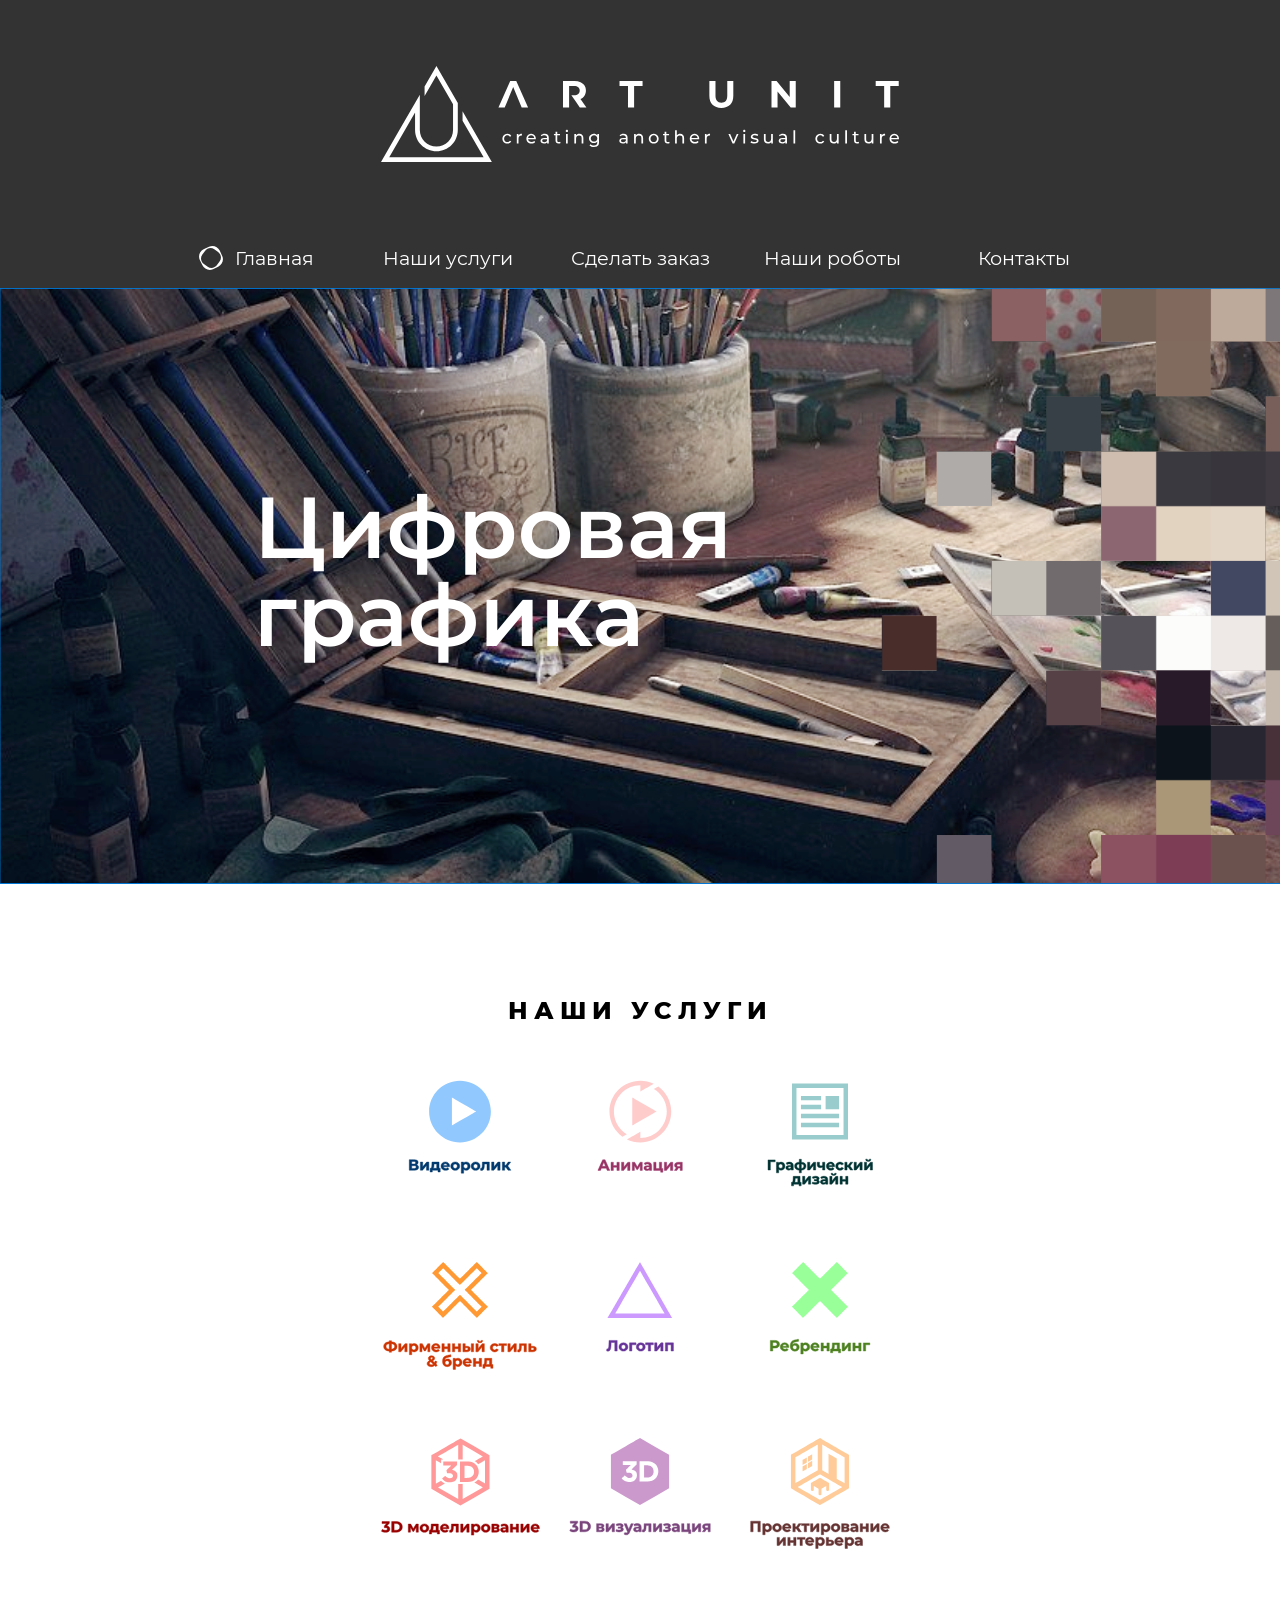
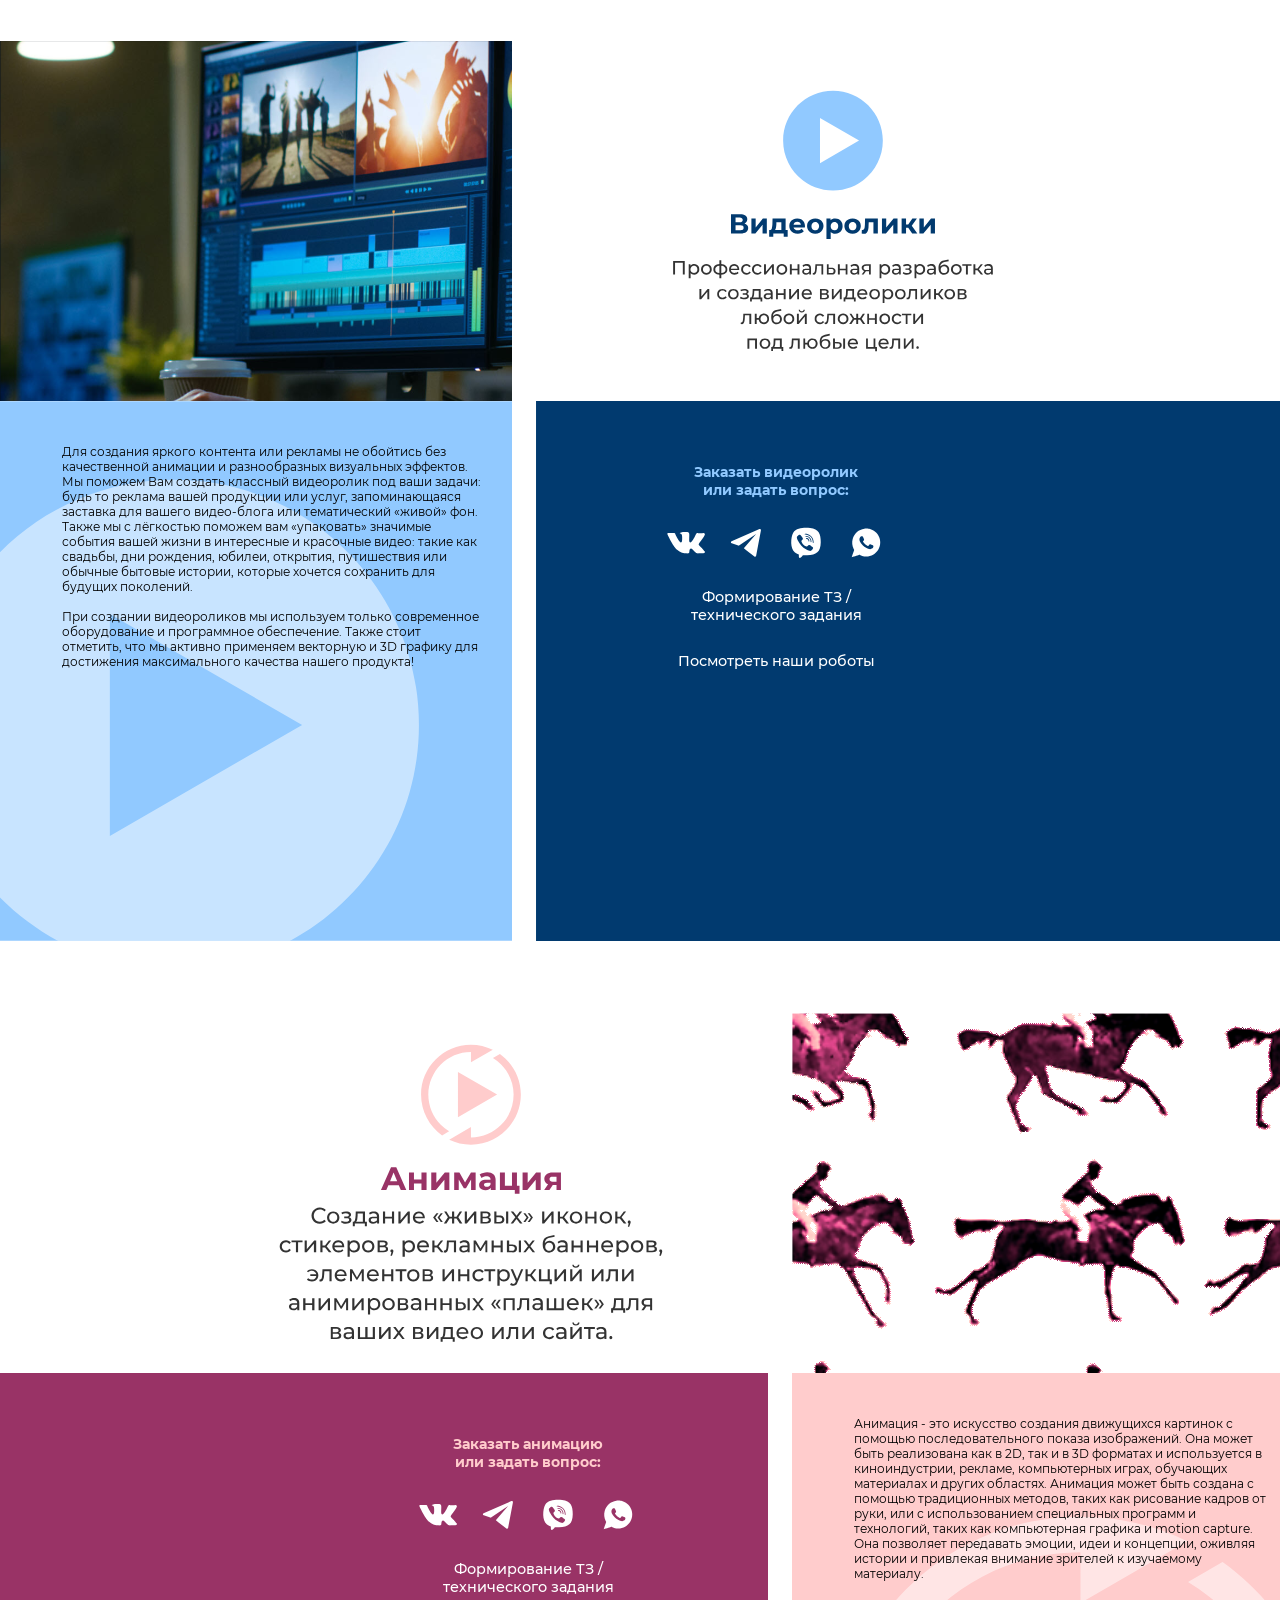
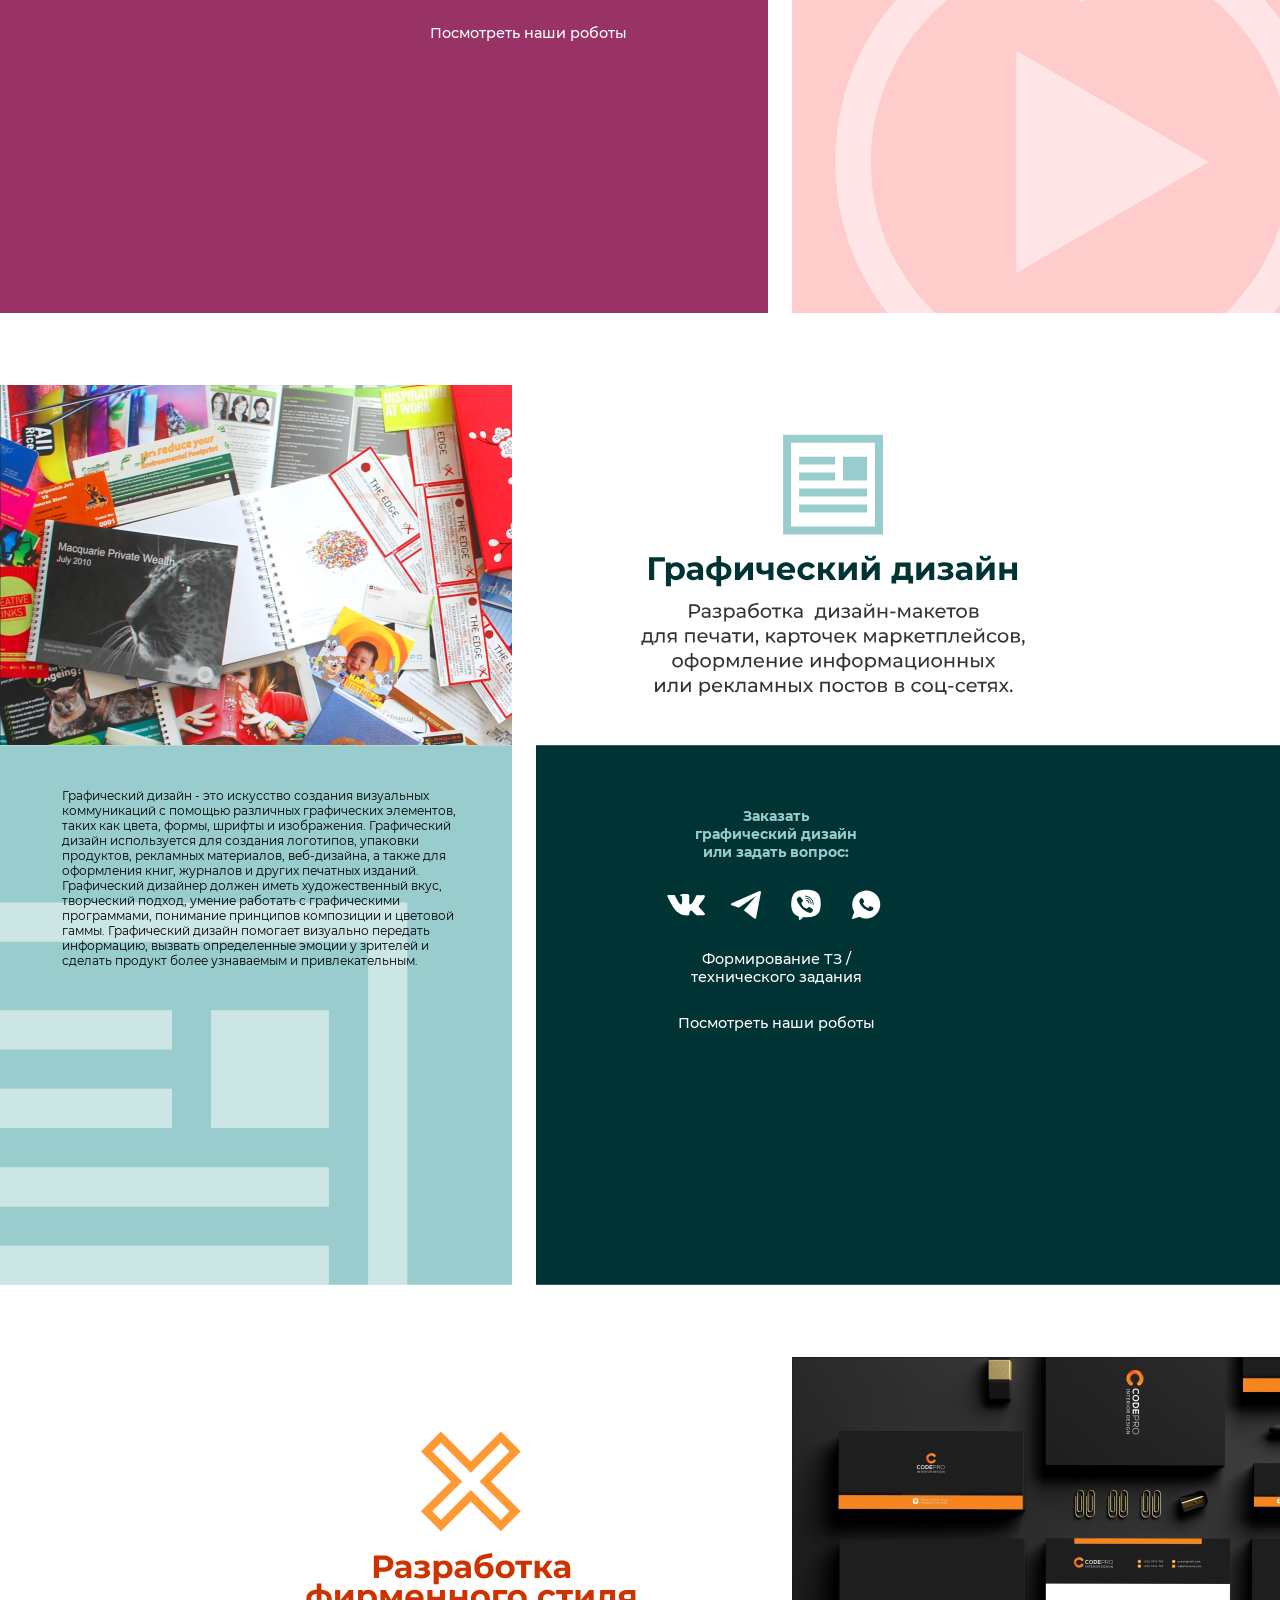
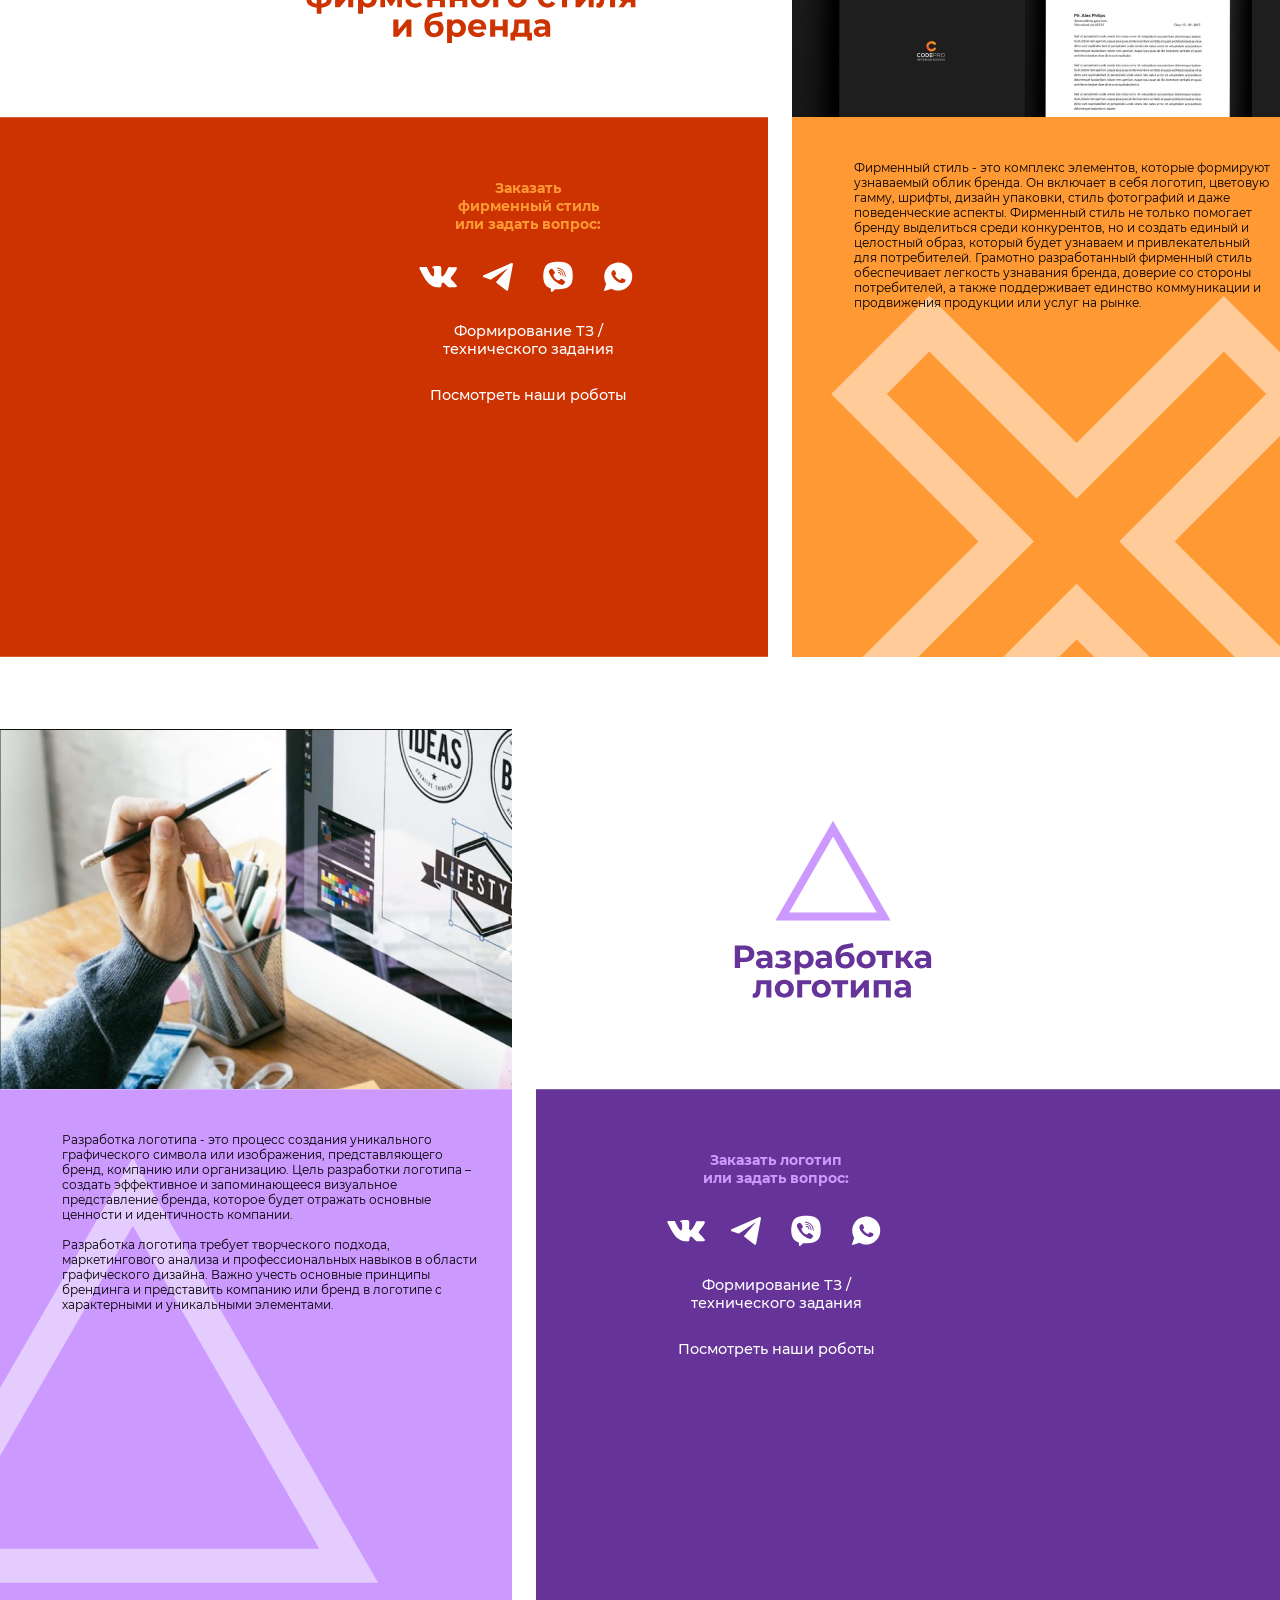
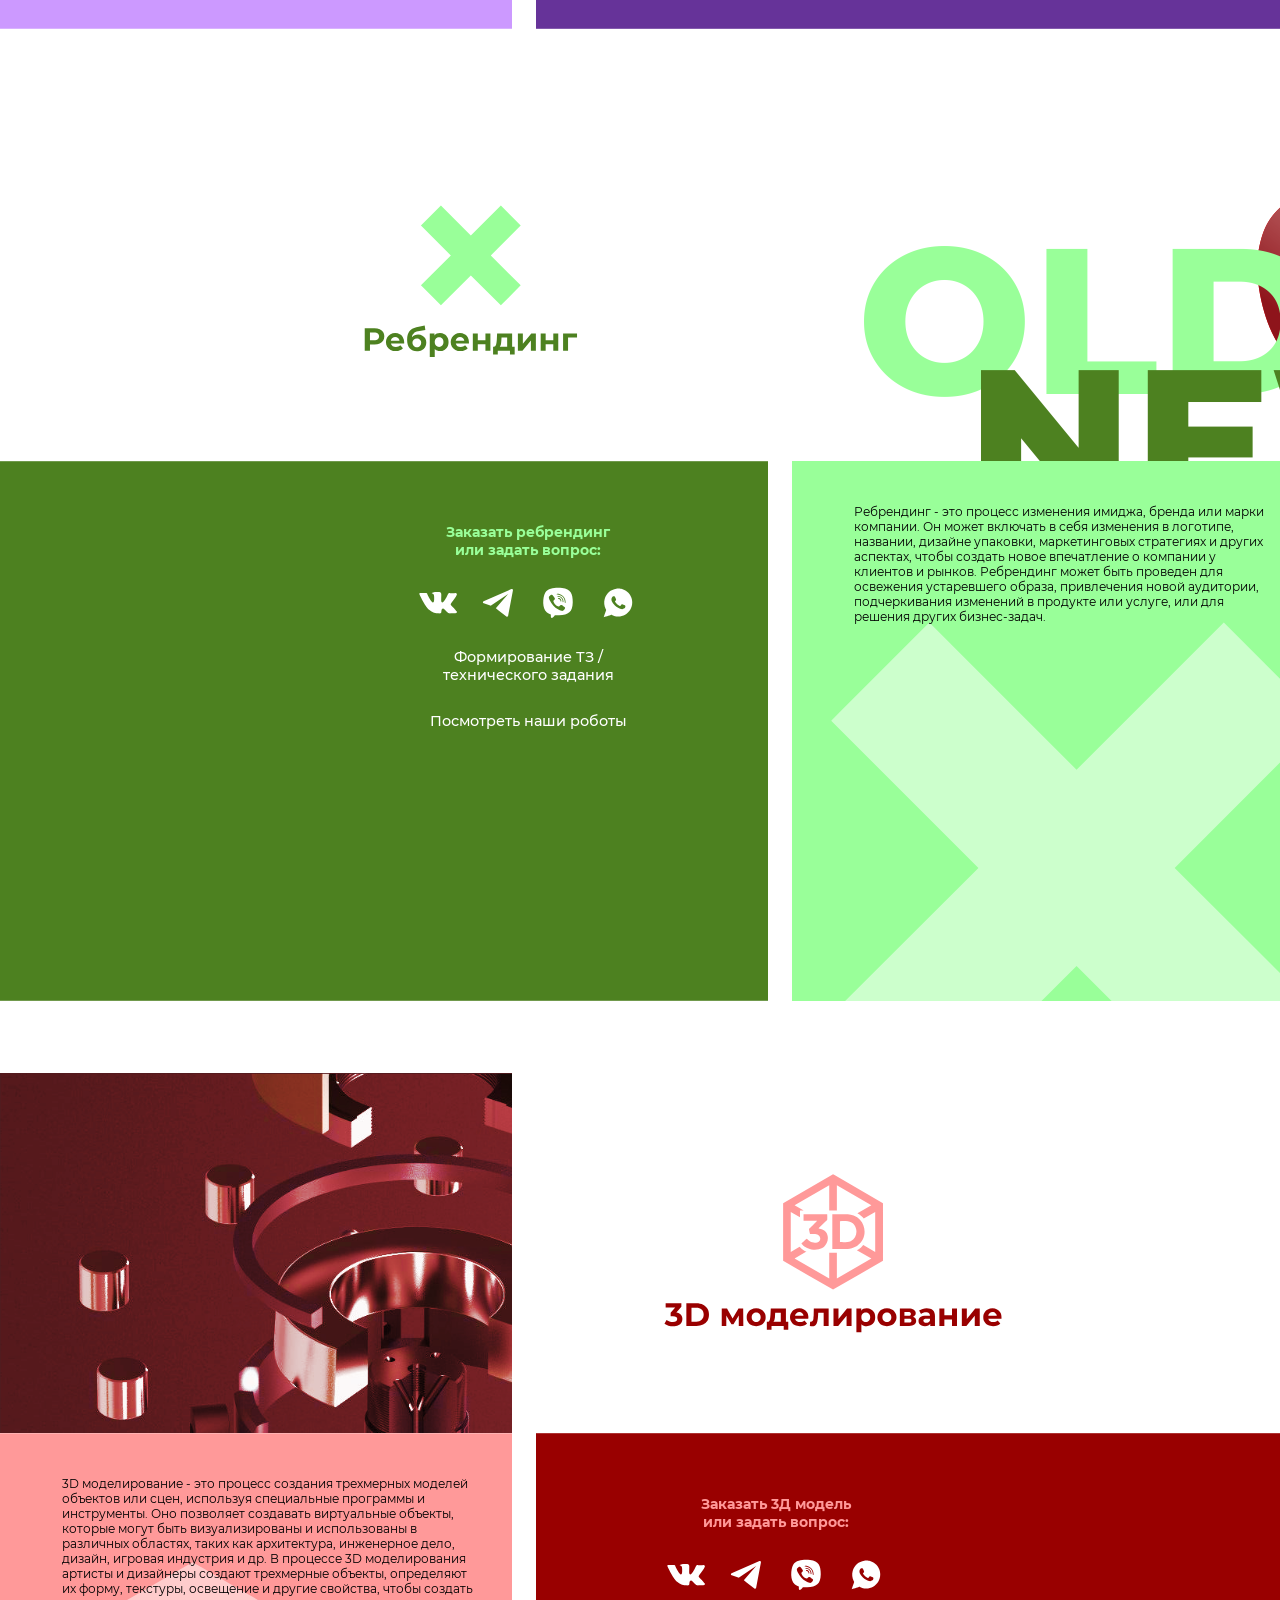
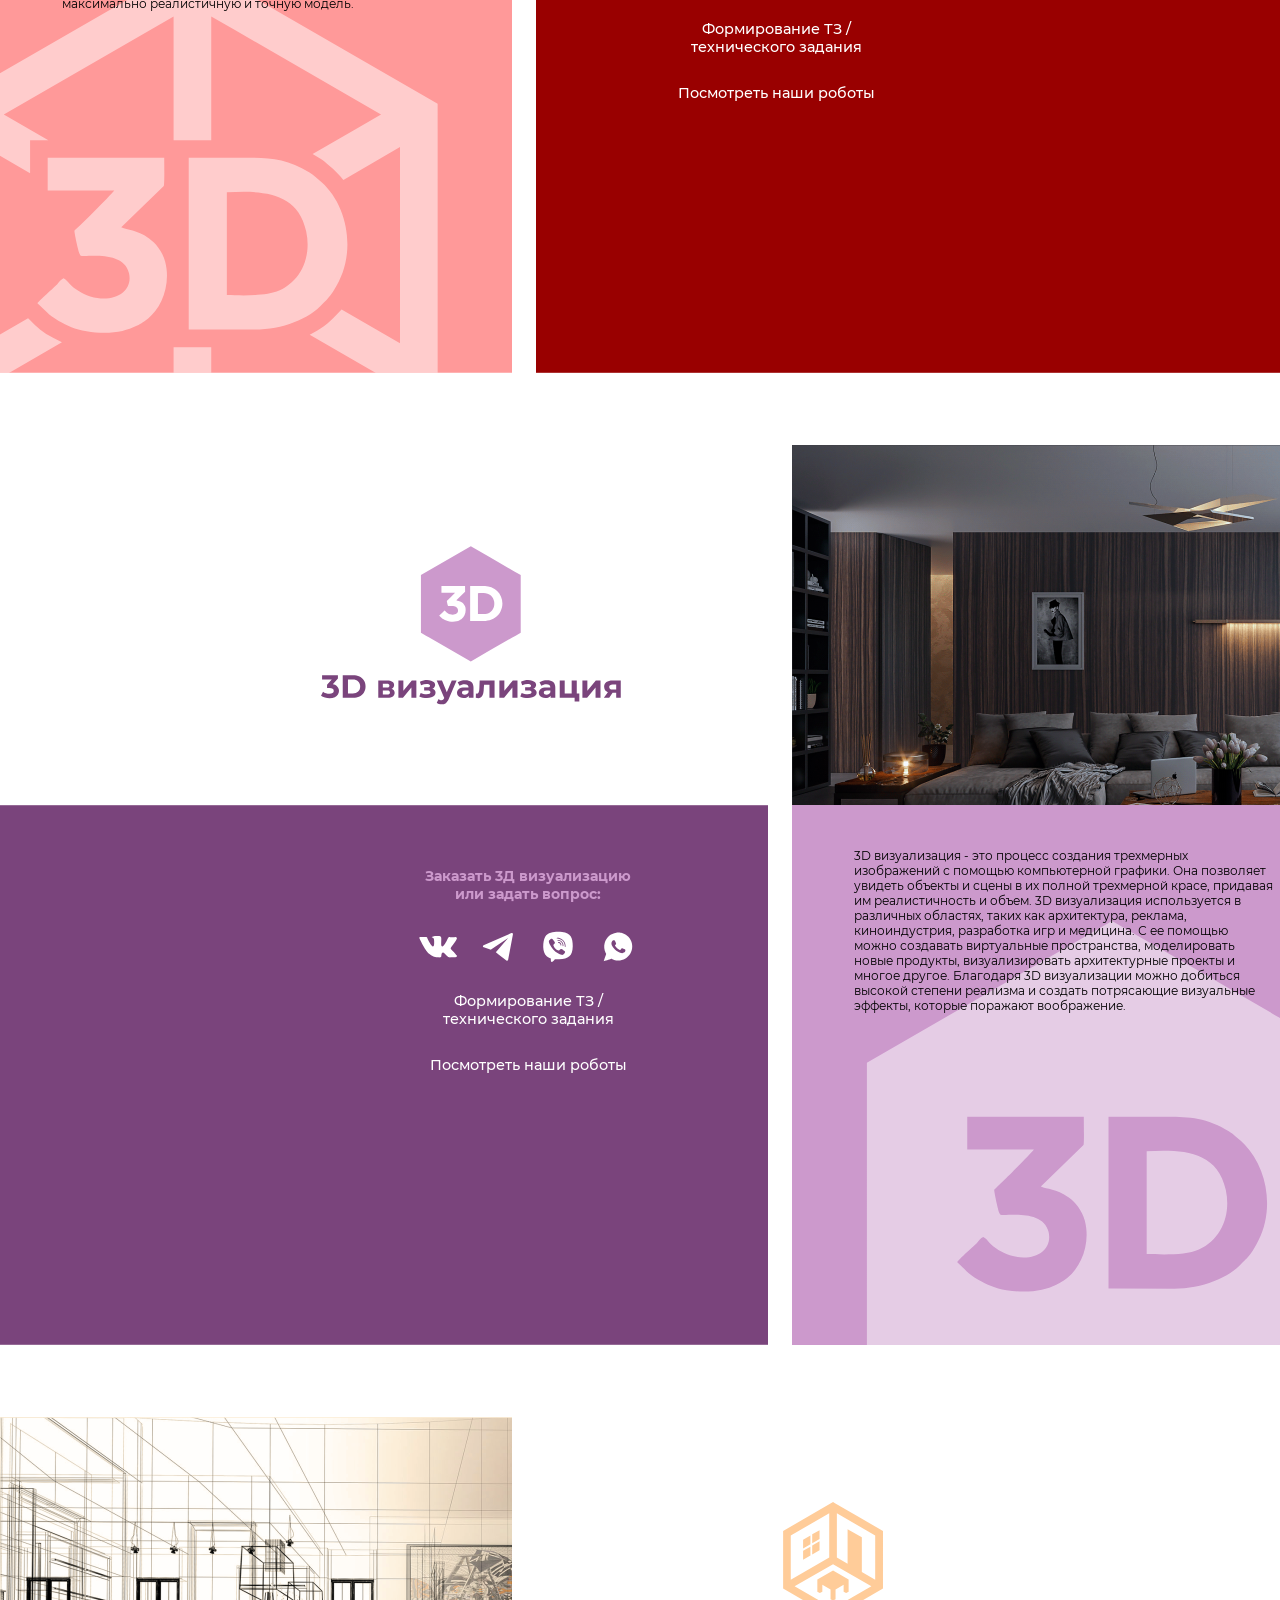
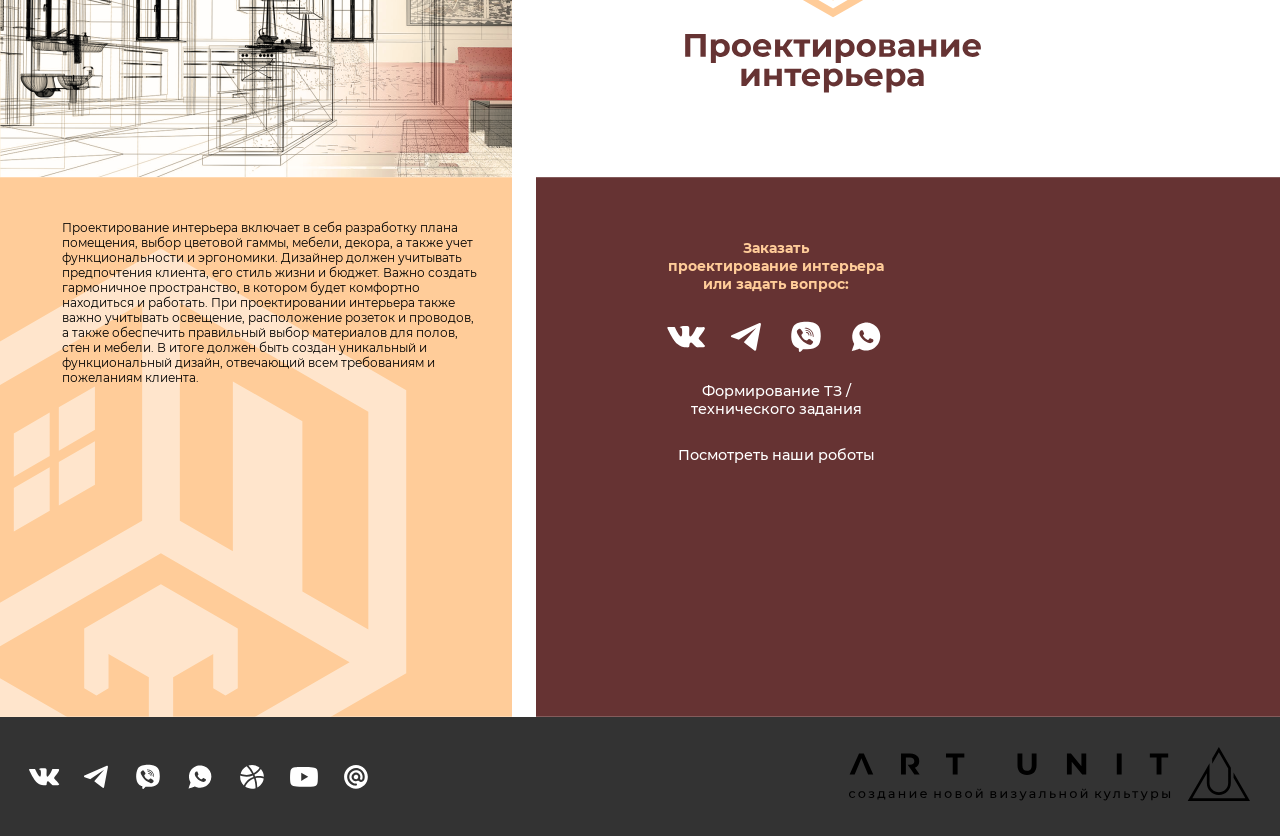
<file: index.html>
<!DOCTYPE html>
<html lang="en-US">

<head>
  <meta charset="utf-8">
  <!-- Без адаптива -->
  <meta name="viewport" content="width=device-width, initial-scale=1.0">
  <link rel="stylesheet" href="./resources/css/style.css" type="text/css">
  <!-- Не забыть про favicon -->
  <link rel="shortcut icon" href="" type=”image/x-icon”>
  <title>Art Unit | AURA</title>
  <script src="./resources/js/grid.js" async></script>
  <script src="./resources/js/scroll.js" async></script>
</head>

<body id="" class="color-bg-primary">
  <!-- AURA -->
  <div id="home" class="section top color-bg-primary">
    <img src="./resources/svgs/header/logo-white.svg">
  </div>

  <!-- Navigation -->
  <nav id="navbar" class="flex-row color-bg-primary">
    <!-- Главная -->
    <li class="dropdown">
      <button class="dropbtn">
        <a class="flex-row">
          <svg class="icon-home" width="24" height="24" viewBox="0 0 24 24" xmlns="http://www.w3.org/2000/svg"
            xmlns:xlink="http://www.w3.org/1999/xlink">
            <path d="M3.2,8.7L6,4.9c2.2-3,6.3-3.8,9.3-1.6L19.1,6c3,2.2,3.8,6.3,1.6,9.3L18,19.1c-2.2,3-6.3,3.8-9.3,1.6L4.9,18
            C1.9,15.8,1.1,11.7,3.2,8.7z M23.2,10.1l-2.5-5.5c-1.9-4.1-6.8-5.7-10.7-3.8L4.6,3.3C0.8,5.2-1.1,9.8,0.8,13.9l2.5,5.2
            c1.9,4.1,6.8,6,10.7,4.1l5.2-2.5C23.2,18.9,25.1,13.9,23.2,10.1z" />
          </svg>Главная
        </a>
      </button>
      <div class="aura-main-categories dropdown-content flex-col">
        <a href="#home" data-target="#home">
          <div>Цифровая графика</div>
        </a>
        <a href="#" data-target="">
          <div>Дизайнерская мебель</div>
        </a>
        <a href="#" data-target="">
          <div>Креативный декор</div>
        </a>
      </div>
    </li>
    <!-- Наши услуги -->
    <li class="dropdown">
      <button class="dropbtn">
        <a>Наши услуги</a>
      </button>
      <div class="aura-our-services dropdown-content">
        <a href="#videos" data-target="#videos">
          <div class="social videos"></div>
          <div>Видеоролик</div>
        </a>
        <a href="#animations" data-target="#animations">
          <div class="social animations"></div>
          <div>Анимации</div>
        </a>
        <a href="#graphicDesign" data-target="#graphicDesign">
          <div class="social graphicDesign"></div>
          <div>Макет для печати</div>
        </a>
        <a href="#branding" data-target="#branding">
          <div class="social branding"></div>
          <div>Фирменный стиль</div>
        </a>
        <a href="#logoDesign" data-target="#logoDesign">
          <div class="social logoDesign"></div>
          <div>Логотип</div>
        </a>
        <a href="#rebranding" data-target="#rebranding">
          <div class="social rebranding"></div>
          <div>Ребрендинг</div>
        </a>
        <a href="#modelling" data-target="#modelling">
          <div class="social modelling"></div>
          <div>3D моделирование</div>
        </a>
        <a href="#visualising" data-target="#visualising">
          <div class="social visualising"></div>
          <div>3D визуализация</div>
        </a>
        <a href="#projectDesign" data-target="#projectDesign">
          <div class="social projectDesign"></div>
          <div>Проектирование интерьера</div>
        </a>
      </div>
    </li>
    <!-- Сделать заказ -->
    <li class="dropdown">
      <button class="dropbtn">
        <a>Сделать заказ</a>
      </button>
      <div class="aura-request-service dropdown-content flex-col">
        <a href="https://vk.com/artunitsev" target="_blank" class="flex-row">
          <div class="social vk"></div>
          <div>Вконтакте</div>
        </a>
        <!-- Тут нужена t.me ссылка с профиля -->
        <a href="#">
          <div class="social tele"></div>
          <div>Telegram</div>
        </a>
        <!-- Тут нужен сгенерированная ссылка от профиля вайбера -->
        <a href="#">
          <div class="social viber"></div>
          <div>Viber</div>
        </a>
        <a href="https://wa.me/79785252620" target="_blank">
          <div class="social whatsapp"></div>
          <div>WhatsApp</div>
        </a>
      </div>
    </li>
    <!-- Наши роботы -->
    <li class="dropdown">
      <button class="dropbtn">
        <a>Наши роботы</a>
      </button>
      <div class="aura-our-projects dropdown-content">
        <a href="#videos" data-target="#videos">
          <div class="social videos"></div>
          <div>Видеоролик</div>
        </a>
        <a href="#animations" data-target="#animations">
          <div class="social animations"></div>
          <div>Анимации</div>
        </a>
        <a href="#graphicDesign" data-target="#graphicDesign">
          <div class="social graphicDesign"></div>
          <div>Макет для печати</div>
        </a>
        <a href="#branding" data-target="#branding">
          <div class="social branding"></div>
          <div>Фирменный стиль</div>
        </a>
        <a href="#logoDesign" data-target="#logoDesign">
          <div class="social logoDesign"></div>
          <div>Логотип</div>
        </a>
        <a href="#rebranding" data-target="#rebranding">
          <div class="social rebranding"></div>
          <div>Ребрендинг</div>
        </a>
        <a href="#modelling" data-target="#modelling">
          <div class="social modelling"></div>
          <div>3D моделирование</div>
        </a>
        <a href="#visualising" data-target="#visualising">
          <div class="social visualising"></div>
          <div>3D визуализация</div>
        </a>
        <a href="#projectDesign" data-target="#projectDesign">
          <div class="social projectDesign"></div>
          <div>Проектирование интерьера</div>
        </a>
      </div>
    </li>
    <!-- Контакты -->
    <li class="dropdown">
      <button class="dropbtn">
        <a>Контакты</a>
      </button>
      <div class="aura-contacts dropdown-content flex-col">
        <a href="https://vk.com/artunitsev" target="_blank" class="flex-row">
          <div class="social vk"></div>
          <div>vk.com/artunitsev</div>
        </a>
        <a href="#">
          <div class="social tele"></div>
          <div>@ArtUnit92</div>
        </a>
        <a href="#">
          <div class="social viber"></div>
          <div>+7 978 525 26 20</div>
        </a>
        <a href="https://wa.me/79785252620" target="_blank">
          <div class="social whatsapp"></div>
          <div>+7 978 525 26 20</div>
        </a>
        <a href="https://dribbble.com/ArtUnit" target="_blank">
          <div class="social dribble"></div>
          <div>dribbble.com/ArtUnit</div>
        </a>
        <a href="https://youtube.com/@ArtUnit92" target="_blank">
          <div class="social youtube"></div>
          <div>youtube.com/@ArtUnit92</div>
        </a>
        <a href="mailto:artunitsev@mail.ru">
          <div class="social mail"></div>
          <div>artunitsev@mail.ru</div>
        </a>
      </div>
    </li>
  </nav>

  <div class="main-container">
    <!-- Header -->
    <header class="section flex-col">
      <img src="./resources/imgs/header.png">
    </header>

    <!-- Grid navigation -->
    <div id="navigation" class="section nav-menu flex-col block">
      <h1>Наши услуги</h1>
      <div class="grid">
        <div class="grid-item">
          <div class="animation-container" data-target="#videos">
            <iframe class="animation" src="./resources/animations/videos.html" frameborder="0"></iframe>
          </div>
        </div>
        <div class="grid-item">
          <div class="animation-container" data-target="#animations">
            <iframe class="animation" src="./resources/animations/animations.html" frameborder="0"></iframe>
          </div>
        </div>
        <div class="grid-item">
          <div class="animation-container" data-target="#graphicDesign">
            <iframe class="animation" src="./resources/animations/graphicDesign.html" frameborder="0"></iframe>
          </div>
        </div>
        <div class="grid-item">
          <div class="animation-container" data-target="#branding">
            <iframe class="animation" src="./resources/animations/branding.html" frameborder="0"></iframe>
          </div>
        </div>
        <div class="grid-item">
          <div class="animation-container" data-target="#logoDesign">
            <iframe class="animation" src="./resources/animations/logoDesign.html" frameborder="0"></iframe>
          </div>
        </div>
        <div class="grid-item">
          <div class="animation-container" data-target="#rebranding">
            <iframe class="animation" src="./resources/animations/rebranding.html" frameborder="0"></iframe>
          </div>
        </div>
        <div class="grid-item">
          <div class="animation-container" data-target="#modelling">
            <iframe class="animation" src="./resources/animations/modelling.html" frameborder="0"></iframe>
          </div>
        </div>
        <div class="grid-item">
          <div class="animation-container" data-target="#visualising">
            <iframe class="animation" src="./resources/animations/visualising.html" frameborder="0"></iframe>
          </div>
        </div>
        <div class="grid-item">
          <div class="animation-container" data-target="#projectDesign">
            <iframe class="animation" src="./resources/animations/projectDesign.html" frameborder="0"></iframe>
          </div>
        </div>
      </div>
    </div>


    <!-- Videos -->
    <div id="videos" class="section videos flex-row block">
      <div class="left flex-col">
        <div class="leftUp">
          <img src="./resources/imgs/videos.png">
        </div>
        <div class="leftBottom bg-pos-left">
          <div>
            <p>
              Для создания яркого контента или рекламы не обойтись без качественной анимации и разнообразных визуальных
              эффектов. Мы поможем Вам создать классный видеоролик под ваши задачи: будь то реклама вашей продукции или
              услуг, запоминающаяся
              заставка для вашего видео-блога или тематический «живой» фон. Также мы с лёгкостью поможем вам «упаковать»
              значимые события вашей жизни в интересные и красочные видео: такие как свадьбы, дни рождения, юбилеи,
              открытия, путишествия или обычные бытовые истории, которые хочется сохранить для будущих поколений.
              <br><br>
              При создании видеороликов мы используем только современное оборудование и программное обеспечение. Также
              стоит отметить, что мы активно применяем векторную и 3D графику для достижения максимального качества
              нашего продукта!
            </p>
          </div>
        </div>
      </div>
      <div class="right flex-col">
        <div class="rightUp pdng-left">
          <img src="./resources/svgs/videos/videosRightUp.svg">
        </div>
        <div class="rightBottom pdng-left">
          <div class="content flex-col">
            <div class="bottomTitle">
              <h3>Заказать видеоролик<br>или задать вопрос:</h3>
            </div>
            <div class="bottomLinks flex-row">
              <a href="https://vk.com/artunitsev" target="_blank">
                <div class="social vk"></div>
              </a>
              <a href="#">
                <div class="social tele"></div>
              </a>
              <a href="#">
                <div class="social viber"></div>
              </a>
              <a href="https://wa.me/79785252620" target="_blank">
                <div class="social whatsapp"></div>
              </a>
            </div>
            <div class="bottomOrder">
              <a href="">
                <p>Формирование ТЗ /<br>технического задания</p>
              </a>
            </div>

            <div class="ourProjects">
              <a href="https://www.youtube.com/playlist?list=PLP9Ktw8Q6dD-6l5zV0Kr-_URlwKYv3KBf" target="_blank">
                <p>Посмотреть наши роботы</p>
              </a>
            </div>
          </div>
        </div>

      </div>
    </div>

    <!-- Animations -->
    <div id="animations" class="section animations flex-row block">
      <div class="right flex-col">
        <div class="rightUp pdng-right">
          <img src="./resources/svgs/animations/animationsRightUp.svg">
        </div>
        <div class="rightBottom pdng-right">
          <div class="content flex-col">
            <div class="bottomTitle">
              <h3>Заказать анимацию<br>или задать вопрос:</h3>
            </div>
            <div class="bottomLinks flex-row">
              <a href="https://vk.com/artunitsev" target="_blank">
                <div class="social vk"></div>
              </a>
              <a href="#">
                <div class="social tele"></div>
              </a>
              <a href="#">
                <div class="social viber"></div>
              </a>
              <a href="tel:+79785252620">
                <div class="social whatsapp"></div>
              </a>
            </div>
            <div class="bottomOrder">
              <a href="">
                <p>Формирование ТЗ /<br>технического задания</p>
              </a>
            </div>

            <div class="ourProjects">
              <a href="https://www.youtube.com/playlist?list=PLP9Ktw8Q6dD-6l5zV0Kr-_URlwKYv3KBf" target="_blank">
                <p>Посмотреть наши роботы</p>
              </a>
            </div>
          </div>
        </div>

      </div>
      <div class="left flex-col">
        <div class="leftUp">
          <img src="./resources/imgs/animations.png">
        </div>
        <div class="leftBottom bg-pos-right">
          <div>
            <p>
              Анимация - это искусство создания движущихся картинок с помощью последовательного показа изображений. Она
              может быть реализована как в 2D, так и в 3D форматах и используется в киноиндустрии, рекламе, компьютерных
              играх, обучающих материалах и других областях. Анимация может быть создана с помощью традиционных методов,
              таких как рисование кадров от руки, или с использованием специальных программ и технологий, таких как
              компьютерная графика и motion capture. Она позволяет передавать эмоции, идеи и концепции, оживляя истории
              и привлекая внимание зрителей к изучаемому материалу.
            </p>
          </div>
        </div>
      </div>
    </div>

    <!-- Graphic design -->
    <div id="graphicDesign" class="section graphicDesign flex-row block">
      <div class="left flex-col">
        <div class="leftUp">
          <img src="./resources/imgs/graphicDesign.png">
        </div>
        <div class="leftBottom bg-pos-left">
          <div>
            <p>
              Графический дизайн - это искусство создания визуальных коммуникаций с помощью различных графических
              элементов, таких как цвета, формы, шрифты и изображения. Графический дизайн используется для создания
              логотипов, упаковки продуктов, рекламных материалов, веб-дизайна, а также для оформления книг, журналов и
              других печатных изданий. Графический дизайнер должен иметь художественный вкус, творческий подход, умение
              работать с графическими программами, понимание принципов композиции и цветовой гаммы. Графический дизайн
              помогает визуально передать информацию, вызвать определенные эмоции у зрителей и сделать продукт более
              узнаваемым и привлекательным.
            </p>
          </div>
        </div>
      </div>
      <div class="right flex-col">
        <div class="rightUp pdng-left">
          <img src="./resources/svgs/graphicDesign/graphicDesignRightUp.svg">
        </div>
        <div class="rightBottom pdng-left">
          <div class="content flex-col">
            <div class="bottomTitle">
              <h3>Заказать<br>графический дизайн<br>или задать вопрос:</h3>
            </div>
            <div class="bottomLinks flex-row">
              <a href="">
                <div class="social vk"></div>
              </a>
              <a href="">
                <div class="social tele"></div>
              </a>
              <a href="">
                <div class="social viber"></div>
              </a>
              <a href="">
                <div class="social whatsapp"></div>
              </a>
            </div>
            <div class="bottomOrder">
              <a href="">
                <p>Формирование ТЗ /<br>технического задания</p>
              </a>
            </div>

            <div class="ourProjects">
              <a href="https://vk.com/album-138943289_301769877" target="_blank">
                <p>Посмотреть наши роботы</p>
              </a>
            </div>
          </div>
        </div>

      </div>
    </div>

    <!-- Branding -->
    <div id="branding" class="section branding flex-row block">
      <div class="right flex-col">
        <div class="rightUp pdng-right">
          <img src="./resources/svgs/branding/brandingRightUp.svg">
        </div>
        <div class="rightBottom pdng-right">
          <div class="content flex-col">
            <div class="bottomTitle">
              <h3>Заказать<br>фирменный стиль<br>или задать вопрос:</h3>
            </div>
            <div class="bottomLinks flex-row">
              <a href="">
                <div class="social vk"></div>
              </a>
              <a href="">
                <div class="social tele"></div>
              </a>
              <a href="">
                <div class="social viber"></div>
              </a>
              <a href="">
                <div class="social whatsapp"></div>
              </a>
            </div>
            <div class="bottomOrder">
              <a href="">
                <p>Формирование ТЗ /<br>технического задания</p>
              </a>
            </div>

            <div class="ourProjects">
              <a href="https://vk.com/album-138943289_301769849" target="_blank">
                <p>Посмотреть наши роботы</p>
              </a>
            </div>
          </div>
        </div>

      </div>
      <div class="left flex-col">
        <div class="leftUp">
          <img src="./resources/imgs/branding.png">
        </div>
        <div class="leftBottom bg-pos-right">
          <div>
            <p>
              Фирменный стиль - это комплекс элементов, которые формируют узнаваемый облик бренда. Он включает в себя
              логотип, цветовую гамму, шрифты, дизайн упаковки, стиль фотографий и даже поведенческие аспекты. Фирменный
              стиль не только помогает бренду выделиться среди конкурентов, но и создать единый и целостный образ,
              который будет узнаваем и привлекательный для потребителей. Грамотно разработанный фирменный стиль
              обеспечивает легкость узнавания бренда, доверие со стороны потребителей, а также поддерживает единство
              коммуникации и продвижения продукции или услуг на рынке.
            </p>
          </div>
        </div>
      </div>
    </div>

    <!-- Logo design -->
    <div id="logoDesign" class="section logoDesign flex-row block">
      <div class="left flex-col">
        <div class="leftUp">
          <img src="./resources/imgs/logoDesign.png">
        </div>
        <div class="leftBottom bg-pos-left">
          <div>
            <p>
              Разработка логотипа - это процесс создания уникального графического символа или изображения,
              представляющего бренд, компанию или организацию. Цель разработки логотипа – создать эффективное и
              запоминающееся визуальное представление бренда, которое будет отражать основные ценности и идентичность
              компании.
              <br><br>Разработка логотипа требует творческого подхода, маркетингового анализа и профессиональных навыков
              в области графического дизайна. Важно учесть основные принципы брендинга и представить компанию или бренд
              в логотипе с характерными и уникальными элементами.
            </p>
          </div>
        </div>
      </div>
      <div class="right flex-col">
        <div class="rightUp pdng-left">
          <img src="./resources/svgs/logoDesign/logoDesignRightUp.svg">
        </div>
        <div class="rightBottom pdng-left">
          <div class="content flex-col">
            <div class="bottomTitle">
              <h3>Заказать логотип<br>или задать вопрос:</h3>
            </div>
            <div class="bottomLinks flex-row">
              <a href="">
                <div class="social vk"></div>
              </a>
              <a href="">
                <div class="social tele"></div>
              </a>
              <a href="">
                <div class="social viber"></div>
              </a>
              <a href="">
                <div class="social whatsapp"></div>
              </a>
            </div>
            <div class="bottomOrder">
              <a href="">
                <p>Формирование ТЗ /<br>технического задания</p>
              </a>
            </div>

            <div class="ourProjects">
              <a href="https://vk.com/album-138943289_301769840" target="_blank">
                <p>Посмотреть наши роботы</p>
              </a>
            </div>
          </div>
        </div>

      </div>
    </div>

    <!-- Rebranding -->
    <div id="rebranding" class="section rebranding flex-row block">
      <div class="right flex-col">
        <div class="rightUp pdng-right">
          <img src="./resources/svgs/rebranding/rebrandingRightUp.svg">
        </div>
        <div class="rightBottom pdng-right">
          <div class="content flex-col">
            <div class="bottomTitle">
              <h3>Заказать ребрендинг<br>или задать вопрос:</h3>
            </div>
            <div class="bottomLinks flex-row">
              <a href="">
                <div class="social vk"></div>
              </a>
              <a href="">
                <div class="social tele"></div>
              </a>
              <a href="">
                <div class="social viber"></div>
              </a>
              <a href="">
                <div class="social whatsapp"></div>
              </a>
            </div>
            <div class="bottomOrder">
              <a href="">
                <p>Формирование ТЗ /<br>технического задания</p>
              </a>
            </div>

            <div class="ourProjects">
              <a href="https://vk.com/album-138943289_301769886" target="_blank">
                <p>Посмотреть наши роботы</p>
              </a>
            </div>
          </div>
        </div>

      </div>
      <div class="left flex-col">
        <div class="leftUp">
          <img src="./resources/imgs/rebranding.png">
        </div>
        <div class="leftBottom bg-pos-right">
          <div>
            <p>
              Ребрендинг - это процесс изменения имиджа, бренда или марки компании. Он может включать в себя изменения в
              логотипе, названии, дизайне упаковки, маркетинговых стратегиях и других аспектах, чтобы создать новое
              впечатление о компании у клиентов и рынков. Ребрендинг может быть проведен для освежения устаревшего
              образа, привлечения новой аудитории, подчеркивания изменений в продукте или услуге, или для решения других
              бизнес-задач.
            </p>
          </div>
        </div>
      </div>
    </div>

    <!-- 3D modelling -->
    <div id="modelling" class="section modelling flex-row block">
      <div class="left flex-col">
        <div class="leftUp">
          <img src="./resources/imgs/3dModelling.png">
        </div>
        <div class="leftBottom bg-pos-left">
          <div>
            <p>
              3D моделирование - это процесс создания трехмерных моделей объектов или сцен, используя специальные
              программы и инструменты. Оно позволяет создавать виртуальные объекты, которые могут быть визуализированы и
              использованы в различных областях, таких как архитектура, инженерное дело, дизайн, игровая индустрия и др.
              В процессе 3D моделирования артисты и дизайнеры создают трехмерные объекты, определяют их форму, текстуры,
              освещение и другие свойства, чтобы создать максимально реалистичную и точную модель.
            </p>
          </div>
        </div>
      </div>
      <div class="right flex-col">
        <div class="rightUp pdng-left">
          <img src="./resources/svgs/3dModelling/3dModellingRightUp.svg">
        </div>
        <div class="rightBottom pdng-left">
          <div class="content flex-col">
            <div class="bottomTitle">
              <h3>Заказать 3Д модель<br>или задать вопрос:</h3>
            </div>
            <div class="bottomLinks flex-row">
              <a href="">
                <div class="social vk"></div>
              </a>
              <a href="">
                <div class="social tele"></div>
              </a>
              <a href="">
                <div class="social viber"></div>
              </a>
              <a href="">
                <div class="social whatsapp"></div>
              </a>
            </div>
            <div class="bottomOrder">
              <a href="">
                <p>Формирование ТЗ /<br>технического задания</p>
              </a>
            </div>

            <div class="ourProjects">
              <a href="https://www.youtube.com/playlist?list=PLP9Ktw8Q6dD9mTrqpHBQCJgkdK2Wot-IL" target="_blank">
                <p>Посмотреть наши роботы</p>
              </a>
            </div>
          </div>
        </div>

      </div>
    </div>

    <!-- 3D visualising-->
    <div id="visualising" class="section visualising flex-row block">
      <div class="right flex-col">
        <div class="rightUp pdng-right">
          <img src="./resources/svgs/3dVisualising/3dVisualisingRightUp.svg">
        </div>
        <div class="rightBottom pdng-right">
          <div class="content flex-col">
            <div class="bottomTitle">
              <h3>Заказать 3Д визуализацию<br>или задать вопрос:</h3>
            </div>
            <div class="bottomLinks flex-row">
              <a href="">
                <div class="social vk"></div>
              </a>
              <a href="">
                <div class="social tele"></div>
              </a>
              <a href="">
                <div class="social viber"></div>
              </a>
              <a href="">
                <div class="social whatsapp"></div>
              </a>
            </div>
            <div class="bottomOrder">
              <a href="">
                <p>Формирование ТЗ /<br>технического задания</p>
              </a>
            </div>

            <div class="ourProjects">
              <a href="https://www.youtube.com/playlist?list=PLP9Ktw8Q6dD9mTrqpHBQCJgkdK2Wot-IL" target="_blank">
                <p>Посмотреть наши роботы</p>
              </a>
            </div>
          </div>
        </div>

      </div>
      <div class="left flex-col">
        <div class="leftUp">
          <img src="./resources/imgs/3dVisualising.png">
        </div>
        <div class="leftBottom bg-pos-right">
          <div>
            <p>
              3D визуализация - это процесс создания трехмерных изображений с помощью компьютерной графики. Она
              позволяет увидеть объекты и сцены в их полной трехмерной красе, придавая им реалистичность и объем. 3D
              визуализация используется в различных областях, таких как архитектура, реклама, киноиндустрия, разработка
              игр и медицина. С ее помощью можно создавать виртуальные пространства, моделировать новые продукты,
              визуализировать архитектурные проекты и многое другое. Благодаря 3D визуализации можно добиться высокой
              степени реализма и создать потрясающие визуальные эффекты, которые поражают воображение.
            </p>
          </div>
        </div>
      </div>
    </div>

    <!-- Project design -->
    <div id="projectDesign" class="section projectDesign flex-row block">
      <div class="left flex-col">
        <div class="leftUp">
          <img src="./resources/imgs/projectDesign.png">
        </div>
        <div class="leftBottom bg-pos-left">
          <div>
            <p>
              Проектирование интерьера включает в себя разработку плана помещения, выбор цветовой гаммы, мебели, декора,
              а также учет функциональности и эргономики. Дизайнер должен учитывать предпочтения клиента, его стиль
              жизни и бюджет. Важно создать гармоничное пространство, в котором будет комфортно находиться и работать.
              При проектировании интерьера также важно учитывать освещение, расположение розеток и проводов, а также
              обеспечить правильный выбор материалов для полов, стен и мебели. В итоге должен быть создан уникальный и
              функциональный дизайн, отвечающий всем требованиям и пожеланиям клиента.
            </p>
          </div>
        </div>
      </div>
      <div class="right flex-col">
        <div class="rightUp pdng-left">
          <img src="./resources/svgs/projectDesign/projectDesignRightUp.svg">
        </div>
        <div class="rightBottom pdng-left">
          <div class="content flex-col">
            <div class="bottomTitle">
              <h3>Заказать<br>проектирование интерьера<br>или задать вопрос:</h3>
            </div>
            <div class="bottomLinks flex-row">
              <a href="">
                <div class="social vk"></div>
              </a>
              <a href="">
                <div class="social tele"></div>
              </a>
              <a href="">
                <div class="social viber"></div>
              </a>
              <a href="">
                <div class="social whatsapp"></div>
              </a>
            </div>
            <div class="bottomOrder">
              <a href="">
                <p>Формирование ТЗ /<br>технического задания</p>
              </a>
            </div>

            <div class="ourProjects">
              <a href="https://www.youtube.com/playlist?list=PLP9Ktw8Q6dD-RjY8T52GfUkHuSWjg1-co" target="_blank">
                <p>Посмотреть наши роботы</p>
              </a>
            </div>
          </div>
        </div>

      </div>
    </div>

    <footer id="footer" class="section flex-row color-bg-primary">
      <!-- Links -->
      <div class="flex-row">
        <a href="">
          <div class="social vk"></div>
        </a>
        <a href="">
          <div class="social tele"></div>
        </a>
        <a href="">
          <div class="social viber"></div>
        </a>
        <a href="">
          <div class="social whatsapp"></div>
        </a>
        <a href="">
          <div class="social dribble"></div>
        </a>
        <a href="">
          <div class="social youtube"></div>
        </a>
        <a href="">
          <div class="social mail"></div>
        </a>
      </div>

      <!-- AURA -->
      <a href="#home" class="logo-container" data-target="#home">
        <img class="logo" src="./resources/svgs/footer/logo-black.svg"></img>
      </a>
    </footer>
  </div>

</body>

</html>
</file>
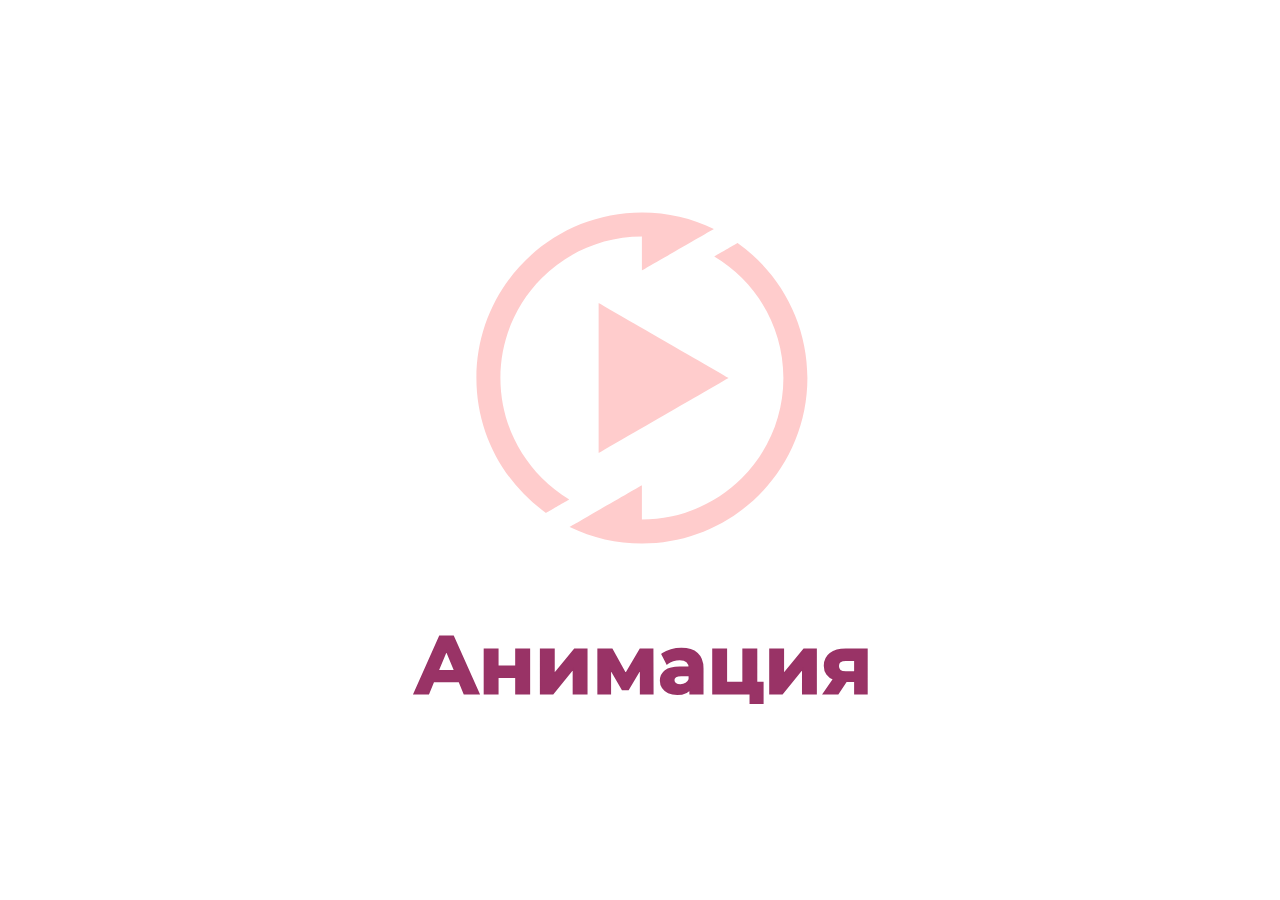
<file: resources/animations/2.html>
<html xmlns="http://www.w3.org/1999/xhtml">
<meta charset="UTF-8">
<head>
    <style>
        body{
            background-color:#ffffff;
            margin: 0px;
            height: 100%;
            overflow: hidden;
        }
        #lottie{
            background-color:#ffffff;
            width:100%;
            height:100%;
            display:block;
            overflow: hidden;
            transform: translate3d(0,0,0);
            text-align: center;
            opacity: 1;
        }

    </style>
</head>
<body>
<!-- build:scripto --><script>"undefined"!=typeof navigator&&function(t,e){"object"==typeof exports&&"undefined"!=typeof module?module.exports=e():"function"==typeof define&&define.amd?define(e):(t="undefined"!=typeof globalThis?globalThis:t||self).lottie=e()}(this,(function(){"use strict";var svgNS="http://www.w3.org/2000/svg",locationHref="",_useWebWorker=!1,initialDefaultFrame=-999999,setWebWorker=function(t){_useWebWorker=!!t},getWebWorker=function(){return _useWebWorker},setLocationHref=function(t){locationHref=t},getLocationHref=function(){return locationHref};function createTag(t){return document.createElement(t)}function extendPrototype(t,e){var i,r,s=t.length;for(i=0;i<s;i+=1)for(var a in r=t[i].prototype)Object.prototype.hasOwnProperty.call(r,a)&&(e.prototype[a]=r[a])}function getDescriptor(t,e){return Object.getOwnPropertyDescriptor(t,e)}function createProxyFunction(t){function e(){}return e.prototype=t,e}var audioControllerFactory=function(){function t(t){this.audios=[],this.audioFactory=t,this._volume=1,this._isMuted=!1}return t.prototype={addAudio:function(t){this.audios.push(t)},pause:function(){var t,e=this.audios.length;for(t=0;t<e;t+=1)this.audios[t].pause()},resume:function(){var t,e=this.audios.length;for(t=0;t<e;t+=1)this.audios[t].resume()},setRate:function(t){var e,i=this.audios.length;for(e=0;e<i;e+=1)this.audios[e].setRate(t)},createAudio:function(t){return this.audioFactory?this.audioFactory(t):window.Howl?new window.Howl({src:[t]}):{isPlaying:!1,play:function(){this.isPlaying=!0},seek:function(){this.isPlaying=!1},playing:function(){},rate:function(){},setVolume:function(){}}},setAudioFactory:function(t){this.audioFactory=t},setVolume:function(t){this._volume=t,this._updateVolume()},mute:function(){this._isMuted=!0,this._updateVolume()},unmute:function(){this._isMuted=!1,this._updateVolume()},getVolume:function(){return this._volume},_updateVolume:function(){var t,e=this.audios.length;for(t=0;t<e;t+=1)this.audios[t].volume(this._volume*(this._isMuted?0:1))}},function(){return new t}}(),createTypedArray=function(){function t(t,e){var i,r=0,s=[];switch(t){case"int16":case"uint8c":i=1;break;default:i=1.1}for(r=0;r<e;r+=1)s.push(i);return s}return"function"==typeof Uint8ClampedArray&&"function"==typeof Float32Array?function(e,i){return"float32"===e?new Float32Array(i):"int16"===e?new Int16Array(i):"uint8c"===e?new Uint8ClampedArray(i):t(e,i)}:t}();function createSizedArray(t){return Array.apply(null,{length:t})}function _typeof$6(t){return _typeof$6="function"==typeof Symbol&&"symbol"==typeof Symbol.iterator?function(t){return typeof t}:function(t){return t&&"function"==typeof Symbol&&t.constructor===Symbol&&t!==Symbol.prototype?"symbol":typeof t},_typeof$6(t)}var subframeEnabled=!0,expressionsPlugin=null,expressionsInterfaces=null,idPrefix$1="",isSafari=/^((?!chrome|android).)*safari/i.test(navigator.userAgent),_shouldRoundValues=!1,bmPow=Math.pow,bmSqrt=Math.sqrt,bmFloor=Math.floor,bmMax=Math.max,bmMin=Math.min,BMMath={};function ProjectInterface$1(){return{}}!function(){var t,e=["abs","acos","acosh","asin","asinh","atan","atanh","atan2","ceil","cbrt","expm1","clz32","cos","cosh","exp","floor","fround","hypot","imul","log","log1p","log2","log10","max","min","pow","random","round","sign","sin","sinh","sqrt","tan","tanh","trunc","E","LN10","LN2","LOG10E","LOG2E","PI","SQRT1_2","SQRT2"],i=e.length;for(t=0;t<i;t+=1)BMMath[e[t]]=Math[e[t]]}(),BMMath.random=Math.random,BMMath.abs=function(t){if("object"===_typeof$6(t)&&t.length){var e,i=createSizedArray(t.length),r=t.length;for(e=0;e<r;e+=1)i[e]=Math.abs(t[e]);return i}return Math.abs(t)};var defaultCurveSegments=150,degToRads=Math.PI/180,roundCorner=.5519;function roundValues(t){_shouldRoundValues=!!t}function bmRnd(t){return _shouldRoundValues?Math.round(t):t}function styleDiv(t){t.style.position="absolute",t.style.top=0,t.style.left=0,t.style.display="block",t.style.transformOrigin="0 0",t.style.webkitTransformOrigin="0 0",t.style.backfaceVisibility="visible",t.style.webkitBackfaceVisibility="visible",t.style.transformStyle="preserve-3d",t.style.webkitTransformStyle="preserve-3d",t.style.mozTransformStyle="preserve-3d"}function BMEnterFrameEvent(t,e,i,r){this.type=t,this.currentTime=e,this.totalTime=i,this.direction=r<0?-1:1}function BMCompleteEvent(t,e){this.type=t,this.direction=e<0?-1:1}function BMCompleteLoopEvent(t,e,i,r){this.type=t,this.currentLoop=i,this.totalLoops=e,this.direction=r<0?-1:1}function BMSegmentStartEvent(t,e,i){this.type=t,this.firstFrame=e,this.totalFrames=i}function BMDestroyEvent(t,e){this.type=t,this.target=e}function BMRenderFrameErrorEvent(t,e){this.type="renderFrameError",this.nativeError=t,this.currentTime=e}function BMConfigErrorEvent(t){this.type="configError",this.nativeError=t}function BMAnimationConfigErrorEvent(t,e){this.type=t,this.nativeError=e}var createElementID=(_count=0,function(){return idPrefix$1+"__lottie_element_"+(_count+=1)}),_count;function HSVtoRGB(t,e,i){var r,s,a,n,o,h,l,p;switch(h=i*(1-e),l=i*(1-(o=6*t-(n=Math.floor(6*t)))*e),p=i*(1-(1-o)*e),n%6){case 0:r=i,s=p,a=h;break;case 1:r=l,s=i,a=h;break;case 2:r=h,s=i,a=p;break;case 3:r=h,s=l,a=i;break;case 4:r=p,s=h,a=i;break;case 5:r=i,s=h,a=l}return[r,s,a]}function RGBtoHSV(t,e,i){var r,s=Math.max(t,e,i),a=Math.min(t,e,i),n=s-a,o=0===s?0:n/s,h=s/255;switch(s){case a:r=0;break;case t:r=e-i+n*(e<i?6:0),r/=6*n;break;case e:r=i-t+2*n,r/=6*n;break;case i:r=t-e+4*n,r/=6*n}return[r,o,h]}function addSaturationToRGB(t,e){var i=RGBtoHSV(255*t[0],255*t[1],255*t[2]);return i[1]+=e,i[1]>1?i[1]=1:i[1]<=0&&(i[1]=0),HSVtoRGB(i[0],i[1],i[2])}function addBrightnessToRGB(t,e){var i=RGBtoHSV(255*t[0],255*t[1],255*t[2]);return i[2]+=e,i[2]>1?i[2]=1:i[2]<0&&(i[2]=0),HSVtoRGB(i[0],i[1],i[2])}function addHueToRGB(t,e){var i=RGBtoHSV(255*t[0],255*t[1],255*t[2]);return i[0]+=e/360,i[0]>1?i[0]-=1:i[0]<0&&(i[0]+=1),HSVtoRGB(i[0],i[1],i[2])}var rgbToHex=function(){var t,e,i=[];for(t=0;t<256;t+=1)e=t.toString(16),i[t]=1===e.length?"0"+e:e;return function(t,e,r){return t<0&&(t=0),e<0&&(e=0),r<0&&(r=0),"#"+i[t]+i[e]+i[r]}}(),setSubframeEnabled=function(t){subframeEnabled=!!t},getSubframeEnabled=function(){return subframeEnabled},setExpressionsPlugin=function(t){expressionsPlugin=t},getExpressionsPlugin=function(){return expressionsPlugin},setExpressionInterfaces=function(t){expressionsInterfaces=t},getExpressionInterfaces=function(){return expressionsInterfaces},setDefaultCurveSegments=function(t){defaultCurveSegments=t},getDefaultCurveSegments=function(){return defaultCurveSegments},setIdPrefix=function(t){idPrefix$1=t},getIdPrefix=function(){return idPrefix$1};function createNS(t){return document.createElementNS(svgNS,t)}function _typeof$5(t){return _typeof$5="function"==typeof Symbol&&"symbol"==typeof Symbol.iterator?function(t){return typeof t}:function(t){return t&&"function"==typeof Symbol&&t.constructor===Symbol&&t!==Symbol.prototype?"symbol":typeof t},_typeof$5(t)}var dataManager=function(){var t,e,i=1,r=[],s={onmessage:function(){},postMessage:function(e){t({data:e})}},a={postMessage:function(t){s.onmessage({data:t})}};function n(){e||(e=function(e){if(window.Worker&&window.Blob&&getWebWorker()){var i=new Blob(["var _workerSelf = self; self.onmessage = ",e.toString()],{type:"text/javascript"}),r=URL.createObjectURL(i);return new Worker(r)}return t=e,s}((function(t){if(a.dataManager||(a.dataManager=function(){function t(s,a){var n,o,h,l,p,m,c=s.length;for(o=0;o<c;o+=1)if("ks"in(n=s[o])&&!n.completed){if(n.completed=!0,n.hasMask){var d=n.masksProperties;for(l=d.length,h=0;h<l;h+=1)if(d[h].pt.k.i)r(d[h].pt.k);else for(m=d[h].pt.k.length,p=0;p<m;p+=1)d[h].pt.k[p].s&&r(d[h].pt.k[p].s[0]),d[h].pt.k[p].e&&r(d[h].pt.k[p].e[0])}0===n.ty?(n.layers=e(n.refId,a),t(n.layers,a)):4===n.ty?i(n.shapes):5===n.ty&&f(n)}}function e(t,e){var i=function(t,e){for(var i=0,r=e.length;i<r;){if(e[i].id===t)return e[i];i+=1}return null}(t,e);return i?i.layers.__used?JSON.parse(JSON.stringify(i.layers)):(i.layers.__used=!0,i.layers):null}function i(t){var e,s,a;for(e=t.length-1;e>=0;e-=1)if("sh"===t[e].ty)if(t[e].ks.k.i)r(t[e].ks.k);else for(a=t[e].ks.k.length,s=0;s<a;s+=1)t[e].ks.k[s].s&&r(t[e].ks.k[s].s[0]),t[e].ks.k[s].e&&r(t[e].ks.k[s].e[0]);else"gr"===t[e].ty&&i(t[e].it)}function r(t){var e,i=t.i.length;for(e=0;e<i;e+=1)t.i[e][0]+=t.v[e][0],t.i[e][1]+=t.v[e][1],t.o[e][0]+=t.v[e][0],t.o[e][1]+=t.v[e][1]}function s(t,e){var i=e?e.split("."):[100,100,100];return t[0]>i[0]||!(i[0]>t[0])&&(t[1]>i[1]||!(i[1]>t[1])&&(t[2]>i[2]||!(i[2]>t[2])&&null))}var a,n=function(){var t=[4,4,14];function e(t){var e,i,r,s=t.length;for(e=0;e<s;e+=1)5===t[e].ty&&(r=void 0,r=(i=t[e]).t.d,i.t.d={k:[{s:r,t:0}]})}return function(i){if(s(t,i.v)&&(e(i.layers),i.assets)){var r,a=i.assets.length;for(r=0;r<a;r+=1)i.assets[r].layers&&e(i.assets[r].layers)}}}(),o=(a=[4,7,99],function(t){if(t.chars&&!s(a,t.v)){var e,r=t.chars.length;for(e=0;e<r;e+=1){var n=t.chars[e];n.data&&n.data.shapes&&(i(n.data.shapes),n.data.ip=0,n.data.op=99999,n.data.st=0,n.data.sr=1,n.data.ks={p:{k:[0,0],a:0},s:{k:[100,100],a:0},a:{k:[0,0],a:0},r:{k:0,a:0},o:{k:100,a:0}},t.chars[e].t||(n.data.shapes.push({ty:"no"}),n.data.shapes[0].it.push({p:{k:[0,0],a:0},s:{k:[100,100],a:0},a:{k:[0,0],a:0},r:{k:0,a:0},o:{k:100,a:0},sk:{k:0,a:0},sa:{k:0,a:0},ty:"tr"})))}}}),h=function(){var t=[5,7,15];function e(t){var e,i,r=t.length;for(e=0;e<r;e+=1)5===t[e].ty&&(i=void 0,"number"==typeof(i=t[e].t.p).a&&(i.a={a:0,k:i.a}),"number"==typeof i.p&&(i.p={a:0,k:i.p}),"number"==typeof i.r&&(i.r={a:0,k:i.r}))}return function(i){if(s(t,i.v)&&(e(i.layers),i.assets)){var r,a=i.assets.length;for(r=0;r<a;r+=1)i.assets[r].layers&&e(i.assets[r].layers)}}}(),l=function(){var t=[4,1,9];function e(t){var i,r,s,a=t.length;for(i=0;i<a;i+=1)if("gr"===t[i].ty)e(t[i].it);else if("fl"===t[i].ty||"st"===t[i].ty)if(t[i].c.k&&t[i].c.k[0].i)for(s=t[i].c.k.length,r=0;r<s;r+=1)t[i].c.k[r].s&&(t[i].c.k[r].s[0]/=255,t[i].c.k[r].s[1]/=255,t[i].c.k[r].s[2]/=255,t[i].c.k[r].s[3]/=255),t[i].c.k[r].e&&(t[i].c.k[r].e[0]/=255,t[i].c.k[r].e[1]/=255,t[i].c.k[r].e[2]/=255,t[i].c.k[r].e[3]/=255);else t[i].c.k[0]/=255,t[i].c.k[1]/=255,t[i].c.k[2]/=255,t[i].c.k[3]/=255}function i(t){var i,r=t.length;for(i=0;i<r;i+=1)4===t[i].ty&&e(t[i].shapes)}return function(e){if(s(t,e.v)&&(i(e.layers),e.assets)){var r,a=e.assets.length;for(r=0;r<a;r+=1)e.assets[r].layers&&i(e.assets[r].layers)}}}(),p=function(){var t=[4,4,18];function e(t){var i,r,s;for(i=t.length-1;i>=0;i-=1)if("sh"===t[i].ty)if(t[i].ks.k.i)t[i].ks.k.c=t[i].closed;else for(s=t[i].ks.k.length,r=0;r<s;r+=1)t[i].ks.k[r].s&&(t[i].ks.k[r].s[0].c=t[i].closed),t[i].ks.k[r].e&&(t[i].ks.k[r].e[0].c=t[i].closed);else"gr"===t[i].ty&&e(t[i].it)}function i(t){var i,r,s,a,n,o,h=t.length;for(r=0;r<h;r+=1){if((i=t[r]).hasMask){var l=i.masksProperties;for(a=l.length,s=0;s<a;s+=1)if(l[s].pt.k.i)l[s].pt.k.c=l[s].cl;else for(o=l[s].pt.k.length,n=0;n<o;n+=1)l[s].pt.k[n].s&&(l[s].pt.k[n].s[0].c=l[s].cl),l[s].pt.k[n].e&&(l[s].pt.k[n].e[0].c=l[s].cl)}4===i.ty&&e(i.shapes)}}return function(e){if(s(t,e.v)&&(i(e.layers),e.assets)){var r,a=e.assets.length;for(r=0;r<a;r+=1)e.assets[r].layers&&i(e.assets[r].layers)}}}();function f(t){0===t.t.a.length&&t.t.p}var m={completeData:function(i){i.__complete||(l(i),n(i),o(i),h(i),p(i),t(i.layers,i.assets),function(i,r){if(i){var s=0,a=i.length;for(s=0;s<a;s+=1)1===i[s].t&&(i[s].data.layers=e(i[s].data.refId,r),t(i[s].data.layers,r))}}(i.chars,i.assets),i.__complete=!0)}};return m.checkColors=l,m.checkChars=o,m.checkPathProperties=h,m.checkShapes=p,m.completeLayers=t,m}()),a.assetLoader||(a.assetLoader=function(){function t(t){var e=t.getResponseHeader("content-type");return e&&"json"===t.responseType&&-1!==e.indexOf("json")||t.response&&"object"===_typeof$5(t.response)?t.response:t.response&&"string"==typeof t.response?JSON.parse(t.response):t.responseText?JSON.parse(t.responseText):null}return{load:function(e,i,r,s){var a,n=new XMLHttpRequest;try{n.responseType="json"}catch(t){}n.onreadystatechange=function(){if(4===n.readyState)if(200===n.status)a=t(n),r(a);else try{a=t(n),r(a)}catch(t){s&&s(t)}};try{n.open(["G","E","T"].join(""),e,!0)}catch(t){n.open(["G","E","T"].join(""),i+"/"+e,!0)}n.send()}}}()),"loadAnimation"===t.data.type)a.assetLoader.load(t.data.path,t.data.fullPath,(function(e){a.dataManager.completeData(e),a.postMessage({id:t.data.id,payload:e,status:"success"})}),(function(){a.postMessage({id:t.data.id,status:"error"})}));else if("complete"===t.data.type){var e=t.data.animation;a.dataManager.completeData(e),a.postMessage({id:t.data.id,payload:e,status:"success"})}else"loadData"===t.data.type&&a.assetLoader.load(t.data.path,t.data.fullPath,(function(e){a.postMessage({id:t.data.id,payload:e,status:"success"})}),(function(){a.postMessage({id:t.data.id,status:"error"})}))})),e.onmessage=function(t){var e=t.data,i=e.id,s=r[i];r[i]=null,"success"===e.status?s.onComplete(e.payload):s.onError&&s.onError()})}function o(t,e){var s="processId_"+(i+=1);return r[s]={onComplete:t,onError:e},s}return{loadAnimation:function(t,i,r){n();var s=o(i,r);e.postMessage({type:"loadAnimation",path:t,fullPath:window.location.origin+window.location.pathname,id:s})},loadData:function(t,i,r){n();var s=o(i,r);e.postMessage({type:"loadData",path:t,fullPath:window.location.origin+window.location.pathname,id:s})},completeAnimation:function(t,i,r){n();var s=o(i,r);e.postMessage({type:"complete",animation:t,id:s})}}}(),ImagePreloader=function(){var t=function(){var t=createTag("canvas");t.width=1,t.height=1;var e=t.getContext("2d");return e.fillStyle="rgba(0,0,0,0)",e.fillRect(0,0,1,1),t}();function e(){this.loadedAssets+=1,this.loadedAssets===this.totalImages&&this.loadedFootagesCount===this.totalFootages&&this.imagesLoadedCb&&this.imagesLoadedCb(null)}function i(){this.loadedFootagesCount+=1,this.loadedAssets===this.totalImages&&this.loadedFootagesCount===this.totalFootages&&this.imagesLoadedCb&&this.imagesLoadedCb(null)}function r(t,e,i){var r="";if(t.e)r=t.p;else if(e){var s=t.p;-1!==s.indexOf("images/")&&(s=s.split("/")[1]),r=e+s}else r=i,r+=t.u?t.u:"",r+=t.p;return r}function s(t){var e=0,i=setInterval(function(){(t.getBBox().width||e>500)&&(this._imageLoaded(),clearInterval(i)),e+=1}.bind(this),50)}function a(t){var e={assetData:t},i=r(t,this.assetsPath,this.path);return dataManager.loadData(i,function(t){e.img=t,this._footageLoaded()}.bind(this),function(){e.img={},this._footageLoaded()}.bind(this)),e}function n(){this._imageLoaded=e.bind(this),this._footageLoaded=i.bind(this),this.testImageLoaded=s.bind(this),this.createFootageData=a.bind(this),this.assetsPath="",this.path="",this.totalImages=0,this.totalFootages=0,this.loadedAssets=0,this.loadedFootagesCount=0,this.imagesLoadedCb=null,this.images=[]}return n.prototype={loadAssets:function(t,e){var i;this.imagesLoadedCb=e;var r=t.length;for(i=0;i<r;i+=1)t[i].layers||(t[i].t&&"seq"!==t[i].t?3===t[i].t&&(this.totalFootages+=1,this.images.push(this.createFootageData(t[i]))):(this.totalImages+=1,this.images.push(this._createImageData(t[i]))))},setAssetsPath:function(t){this.assetsPath=t||""},setPath:function(t){this.path=t||""},loadedImages:function(){return this.totalImages===this.loadedAssets},loadedFootages:function(){return this.totalFootages===this.loadedFootagesCount},destroy:function(){this.imagesLoadedCb=null,this.images.length=0},getAsset:function(t){for(var e=0,i=this.images.length;e<i;){if(this.images[e].assetData===t)return this.images[e].img;e+=1}return null},createImgData:function(e){var i=r(e,this.assetsPath,this.path),s=createTag("img");s.crossOrigin="anonymous",s.addEventListener("load",this._imageLoaded,!1),s.addEventListener("error",function(){a.img=t,this._imageLoaded()}.bind(this),!1),s.src=i;var a={img:s,assetData:e};return a},createImageData:function(e){var i=r(e,this.assetsPath,this.path),s=createNS("image");isSafari?this.testImageLoaded(s):s.addEventListener("load",this._imageLoaded,!1),s.addEventListener("error",function(){a.img=t,this._imageLoaded()}.bind(this),!1),s.setAttributeNS("http://www.w3.org/1999/xlink","href",i),this._elementHelper.append?this._elementHelper.append(s):this._elementHelper.appendChild(s);var a={img:s,assetData:e};return a},imageLoaded:e,footageLoaded:i,setCacheType:function(t,e){"svg"===t?(this._elementHelper=e,this._createImageData=this.createImageData.bind(this)):this._createImageData=this.createImgData.bind(this)}},n}();function BaseEvent(){}BaseEvent.prototype={triggerEvent:function(t,e){if(this._cbs[t])for(var i=this._cbs[t],r=0;r<i.length;r+=1)i[r](e)},addEventListener:function(t,e){return this._cbs[t]||(this._cbs[t]=[]),this._cbs[t].push(e),function(){this.removeEventListener(t,e)}.bind(this)},removeEventListener:function(t,e){if(e){if(this._cbs[t]){for(var i=0,r=this._cbs[t].length;i<r;)this._cbs[t][i]===e&&(this._cbs[t].splice(i,1),i-=1,r-=1),i+=1;this._cbs[t].length||(this._cbs[t]=null)}}else this._cbs[t]=null}};var markerParser=function(){function t(t){for(var e,i=t.split("\r\n"),r={},s=0,a=0;a<i.length;a+=1)2===(e=i[a].split(":")).length&&(r[e[0]]=e[1].trim(),s+=1);if(0===s)throw new Error;return r}return function(e){for(var i=[],r=0;r<e.length;r+=1){var s=e[r],a={time:s.tm,duration:s.dr};try{a.payload=JSON.parse(e[r].cm)}catch(i){try{a.payload=t(e[r].cm)}catch(t){a.payload={name:e[r].cm}}}i.push(a)}return i}}(),ProjectInterface=function(){function t(t){this.compositions.push(t)}return function(){function e(t){for(var e=0,i=this.compositions.length;e<i;){if(this.compositions[e].data&&this.compositions[e].data.nm===t)return this.compositions[e].prepareFrame&&this.compositions[e].data.xt&&this.compositions[e].prepareFrame(this.currentFrame),this.compositions[e].compInterface;e+=1}return null}return e.compositions=[],e.currentFrame=0,e.registerComposition=t,e}}(),renderers={},registerRenderer=function(t,e){renderers[t]=e};function getRenderer(t){return renderers[t]}function getRegisteredRenderer(){if(renderers.canvas)return"canvas";for(var t in renderers)if(renderers[t])return t;return""}function _typeof$4(t){return _typeof$4="function"==typeof Symbol&&"symbol"==typeof Symbol.iterator?function(t){return typeof t}:function(t){return t&&"function"==typeof Symbol&&t.constructor===Symbol&&t!==Symbol.prototype?"symbol":typeof t},_typeof$4(t)}var AnimationItem=function(){this._cbs=[],this.name="",this.path="",this.isLoaded=!1,this.currentFrame=0,this.currentRawFrame=0,this.firstFrame=0,this.totalFrames=0,this.frameRate=0,this.frameMult=0,this.playSpeed=1,this.playDirection=1,this.playCount=0,this.animationData={},this.assets=[],this.isPaused=!0,this.autoplay=!1,this.loop=!0,this.renderer=null,this.animationID=createElementID(),this.assetsPath="",this.timeCompleted=0,this.segmentPos=0,this.isSubframeEnabled=getSubframeEnabled(),this.segments=[],this._idle=!0,this._completedLoop=!1,this.projectInterface=ProjectInterface(),this.imagePreloader=new ImagePreloader,this.audioController=audioControllerFactory(),this.markers=[],this.configAnimation=this.configAnimation.bind(this),this.onSetupError=this.onSetupError.bind(this),this.onSegmentComplete=this.onSegmentComplete.bind(this),this.drawnFrameEvent=new BMEnterFrameEvent("drawnFrame",0,0,0),this.expressionsPlugin=getExpressionsPlugin()};extendPrototype([BaseEvent],AnimationItem),AnimationItem.prototype.setParams=function(t){(t.wrapper||t.container)&&(this.wrapper=t.wrapper||t.container);var e="svg";t.animType?e=t.animType:t.renderer&&(e=t.renderer);var i=getRenderer(e);this.renderer=new i(this,t.rendererSettings),this.imagePreloader.setCacheType(e,this.renderer.globalData.defs),this.renderer.setProjectInterface(this.projectInterface),this.animType=e,""===t.loop||null===t.loop||void 0===t.loop||!0===t.loop?this.loop=!0:!1===t.loop?this.loop=!1:this.loop=parseInt(t.loop,10),this.autoplay=!("autoplay"in t)||t.autoplay,this.name=t.name?t.name:"",this.autoloadSegments=!Object.prototype.hasOwnProperty.call(t,"autoloadSegments")||t.autoloadSegments,this.assetsPath=t.assetsPath,this.initialSegment=t.initialSegment,t.audioFactory&&this.audioController.setAudioFactory(t.audioFactory),t.animationData?this.setupAnimation(t.animationData):t.path&&(-1!==t.path.lastIndexOf("\\")?this.path=t.path.substr(0,t.path.lastIndexOf("\\")+1):this.path=t.path.substr(0,t.path.lastIndexOf("/")+1),this.fileName=t.path.substr(t.path.lastIndexOf("/")+1),this.fileName=this.fileName.substr(0,this.fileName.lastIndexOf(".json")),dataManager.loadAnimation(t.path,this.configAnimation,this.onSetupError))},AnimationItem.prototype.onSetupError=function(){this.trigger("data_failed")},AnimationItem.prototype.setupAnimation=function(t){dataManager.completeAnimation(t,this.configAnimation)},AnimationItem.prototype.setData=function(t,e){e&&"object"!==_typeof$4(e)&&(e=JSON.parse(e));var i={wrapper:t,animationData:e},r=t.attributes;i.path=r.getNamedItem("data-animation-path")?r.getNamedItem("data-animation-path").value:r.getNamedItem("data-bm-path")?r.getNamedItem("data-bm-path").value:r.getNamedItem("bm-path")?r.getNamedItem("bm-path").value:"",i.animType=r.getNamedItem("data-anim-type")?r.getNamedItem("data-anim-type").value:r.getNamedItem("data-bm-type")?r.getNamedItem("data-bm-type").value:r.getNamedItem("bm-type")?r.getNamedItem("bm-type").value:r.getNamedItem("data-bm-renderer")?r.getNamedItem("data-bm-renderer").value:r.getNamedItem("bm-renderer")?r.getNamedItem("bm-renderer").value:getRegisteredRenderer()||"canvas";var s=r.getNamedItem("data-anim-loop")?r.getNamedItem("data-anim-loop").value:r.getNamedItem("data-bm-loop")?r.getNamedItem("data-bm-loop").value:r.getNamedItem("bm-loop")?r.getNamedItem("bm-loop").value:"";"false"===s?i.loop=!1:"true"===s?i.loop=!0:""!==s&&(i.loop=parseInt(s,10));var a=r.getNamedItem("data-anim-autoplay")?r.getNamedItem("data-anim-autoplay").value:r.getNamedItem("data-bm-autoplay")?r.getNamedItem("data-bm-autoplay").value:!r.getNamedItem("bm-autoplay")||r.getNamedItem("bm-autoplay").value;i.autoplay="false"!==a,i.name=r.getNamedItem("data-name")?r.getNamedItem("data-name").value:r.getNamedItem("data-bm-name")?r.getNamedItem("data-bm-name").value:r.getNamedItem("bm-name")?r.getNamedItem("bm-name").value:"","false"===(r.getNamedItem("data-anim-prerender")?r.getNamedItem("data-anim-prerender").value:r.getNamedItem("data-bm-prerender")?r.getNamedItem("data-bm-prerender").value:r.getNamedItem("bm-prerender")?r.getNamedItem("bm-prerender").value:"")&&(i.prerender=!1),i.path?this.setParams(i):this.trigger("destroy")},AnimationItem.prototype.includeLayers=function(t){t.op>this.animationData.op&&(this.animationData.op=t.op,this.totalFrames=Math.floor(t.op-this.animationData.ip));var e,i,r=this.animationData.layers,s=r.length,a=t.layers,n=a.length;for(i=0;i<n;i+=1)for(e=0;e<s;){if(r[e].id===a[i].id){r[e]=a[i];break}e+=1}if((t.chars||t.fonts)&&(this.renderer.globalData.fontManager.addChars(t.chars),this.renderer.globalData.fontManager.addFonts(t.fonts,this.renderer.globalData.defs)),t.assets)for(s=t.assets.length,e=0;e<s;e+=1)this.animationData.assets.push(t.assets[e]);this.animationData.__complete=!1,dataManager.completeAnimation(this.animationData,this.onSegmentComplete)},AnimationItem.prototype.onSegmentComplete=function(t){this.animationData=t;var e=getExpressionsPlugin();e&&e.initExpressions(this),this.loadNextSegment()},AnimationItem.prototype.loadNextSegment=function(){var t=this.animationData.segments;if(!t||0===t.length||!this.autoloadSegments)return this.trigger("data_ready"),void(this.timeCompleted=this.totalFrames);var e=t.shift();this.timeCompleted=e.time*this.frameRate;var i=this.path+this.fileName+"_"+this.segmentPos+".json";this.segmentPos+=1,dataManager.loadData(i,this.includeLayers.bind(this),function(){this.trigger("data_failed")}.bind(this))},AnimationItem.prototype.loadSegments=function(){this.animationData.segments||(this.timeCompleted=this.totalFrames),this.loadNextSegment()},AnimationItem.prototype.imagesLoaded=function(){this.trigger("loaded_images"),this.checkLoaded()},AnimationItem.prototype.preloadImages=function(){this.imagePreloader.setAssetsPath(this.assetsPath),this.imagePreloader.setPath(this.path),this.imagePreloader.loadAssets(this.animationData.assets,this.imagesLoaded.bind(this))},AnimationItem.prototype.configAnimation=function(t){if(this.renderer)try{this.animationData=t,this.initialSegment?(this.totalFrames=Math.floor(this.initialSegment[1]-this.initialSegment[0]),this.firstFrame=Math.round(this.initialSegment[0])):(this.totalFrames=Math.floor(this.animationData.op-this.animationData.ip),this.firstFrame=Math.round(this.animationData.ip)),this.renderer.configAnimation(t),t.assets||(t.assets=[]),this.assets=this.animationData.assets,this.frameRate=this.animationData.fr,this.frameMult=this.animationData.fr/1e3,this.renderer.searchExtraCompositions(t.assets),this.markers=markerParser(t.markers||[]),this.trigger("config_ready"),this.preloadImages(),this.loadSegments(),this.updaFrameModifier(),this.waitForFontsLoaded(),this.isPaused&&this.audioController.pause()}catch(t){this.triggerConfigError(t)}},AnimationItem.prototype.waitForFontsLoaded=function(){this.renderer&&(this.renderer.globalData.fontManager.isLoaded?this.checkLoaded():setTimeout(this.waitForFontsLoaded.bind(this),20))},AnimationItem.prototype.checkLoaded=function(){if(!this.isLoaded&&this.renderer.globalData.fontManager.isLoaded&&(this.imagePreloader.loadedImages()||"canvas"!==this.renderer.rendererType)&&this.imagePreloader.loadedFootages()){this.isLoaded=!0;var t=getExpressionsPlugin();t&&t.initExpressions(this),this.renderer.initItems(),setTimeout(function(){this.trigger("DOMLoaded")}.bind(this),0),this.gotoFrame(),this.autoplay&&this.play()}},AnimationItem.prototype.resize=function(t,e){var i="number"==typeof t?t:void 0,r="number"==typeof e?e:void 0;this.renderer.updateContainerSize(i,r)},AnimationItem.prototype.setSubframe=function(t){this.isSubframeEnabled=!!t},AnimationItem.prototype.gotoFrame=function(){this.currentFrame=this.isSubframeEnabled?this.currentRawFrame:~~this.currentRawFrame,this.timeCompleted!==this.totalFrames&&this.currentFrame>this.timeCompleted&&(this.currentFrame=this.timeCompleted),this.trigger("enterFrame"),this.renderFrame(),this.trigger("drawnFrame")},AnimationItem.prototype.renderFrame=function(){if(!1!==this.isLoaded&&this.renderer)try{this.expressionsPlugin&&this.expressionsPlugin.resetFrame(),this.renderer.renderFrame(this.currentFrame+this.firstFrame)}catch(t){this.triggerRenderFrameError(t)}},AnimationItem.prototype.play=function(t){t&&this.name!==t||!0===this.isPaused&&(this.isPaused=!1,this.trigger("_play"),this.audioController.resume(),this._idle&&(this._idle=!1,this.trigger("_active")))},AnimationItem.prototype.pause=function(t){t&&this.name!==t||!1===this.isPaused&&(this.isPaused=!0,this.trigger("_pause"),this._idle=!0,this.trigger("_idle"),this.audioController.pause())},AnimationItem.prototype.togglePause=function(t){t&&this.name!==t||(!0===this.isPaused?this.play():this.pause())},AnimationItem.prototype.stop=function(t){t&&this.name!==t||(this.pause(),this.playCount=0,this._completedLoop=!1,this.setCurrentRawFrameValue(0))},AnimationItem.prototype.getMarkerData=function(t){for(var e,i=0;i<this.markers.length;i+=1)if((e=this.markers[i]).payload&&e.payload.name===t)return e;return null},AnimationItem.prototype.goToAndStop=function(t,e,i){if(!i||this.name===i){var r=Number(t);if(isNaN(r)){var s=this.getMarkerData(t);s&&this.goToAndStop(s.time,!0)}else e?this.setCurrentRawFrameValue(t):this.setCurrentRawFrameValue(t*this.frameModifier);this.pause()}},AnimationItem.prototype.goToAndPlay=function(t,e,i){if(!i||this.name===i){var r=Number(t);if(isNaN(r)){var s=this.getMarkerData(t);s&&(s.duration?this.playSegments([s.time,s.time+s.duration],!0):this.goToAndStop(s.time,!0))}else this.goToAndStop(r,e,i);this.play()}},AnimationItem.prototype.advanceTime=function(t){if(!0!==this.isPaused&&!1!==this.isLoaded){var e=this.currentRawFrame+t*this.frameModifier,i=!1;e>=this.totalFrames-1&&this.frameModifier>0?this.loop&&this.playCount!==this.loop?e>=this.totalFrames?(this.playCount+=1,this.checkSegments(e%this.totalFrames)||(this.setCurrentRawFrameValue(e%this.totalFrames),this._completedLoop=!0,this.trigger("loopComplete"))):this.setCurrentRawFrameValue(e):this.checkSegments(e>this.totalFrames?e%this.totalFrames:0)||(i=!0,e=this.totalFrames-1):e<0?this.checkSegments(e%this.totalFrames)||(!this.loop||this.playCount--<=0&&!0!==this.loop?(i=!0,e=0):(this.setCurrentRawFrameValue(this.totalFrames+e%this.totalFrames),this._completedLoop?this.trigger("loopComplete"):this._completedLoop=!0)):this.setCurrentRawFrameValue(e),i&&(this.setCurrentRawFrameValue(e),this.pause(),this.trigger("complete"))}},AnimationItem.prototype.adjustSegment=function(t,e){this.playCount=0,t[1]<t[0]?(this.frameModifier>0&&(this.playSpeed<0?this.setSpeed(-this.playSpeed):this.setDirection(-1)),this.totalFrames=t[0]-t[1],this.timeCompleted=this.totalFrames,this.firstFrame=t[1],this.setCurrentRawFrameValue(this.totalFrames-.001-e)):t[1]>t[0]&&(this.frameModifier<0&&(this.playSpeed<0?this.setSpeed(-this.playSpeed):this.setDirection(1)),this.totalFrames=t[1]-t[0],this.timeCompleted=this.totalFrames,this.firstFrame=t[0],this.setCurrentRawFrameValue(.001+e)),this.trigger("segmentStart")},AnimationItem.prototype.setSegment=function(t,e){var i=-1;this.isPaused&&(this.currentRawFrame+this.firstFrame<t?i=t:this.currentRawFrame+this.firstFrame>e&&(i=e-t)),this.firstFrame=t,this.totalFrames=e-t,this.timeCompleted=this.totalFrames,-1!==i&&this.goToAndStop(i,!0)},AnimationItem.prototype.playSegments=function(t,e){if(e&&(this.segments.length=0),"object"===_typeof$4(t[0])){var i,r=t.length;for(i=0;i<r;i+=1)this.segments.push(t[i])}else this.segments.push(t);this.segments.length&&e&&this.adjustSegment(this.segments.shift(),0),this.isPaused&&this.play()},AnimationItem.prototype.resetSegments=function(t){this.segments.length=0,this.segments.push([this.animationData.ip,this.animationData.op]),t&&this.checkSegments(0)},AnimationItem.prototype.checkSegments=function(t){return!!this.segments.length&&(this.adjustSegment(this.segments.shift(),t),!0)},AnimationItem.prototype.destroy=function(t){t&&this.name!==t||!this.renderer||(this.renderer.destroy(),this.imagePreloader.destroy(),this.trigger("destroy"),this._cbs=null,this.onEnterFrame=null,this.onLoopComplete=null,this.onComplete=null,this.onSegmentStart=null,this.onDestroy=null,this.renderer=null,this.expressionsPlugin=null,this.imagePreloader=null,this.projectInterface=null)},AnimationItem.prototype.setCurrentRawFrameValue=function(t){this.currentRawFrame=t,this.gotoFrame()},AnimationItem.prototype.setSpeed=function(t){this.playSpeed=t,this.updaFrameModifier()},AnimationItem.prototype.setDirection=function(t){this.playDirection=t<0?-1:1,this.updaFrameModifier()},AnimationItem.prototype.setLoop=function(t){this.loop=t},AnimationItem.prototype.setVolume=function(t,e){e&&this.name!==e||this.audioController.setVolume(t)},AnimationItem.prototype.getVolume=function(){return this.audioController.getVolume()},AnimationItem.prototype.mute=function(t){t&&this.name!==t||this.audioController.mute()},AnimationItem.prototype.unmute=function(t){t&&this.name!==t||this.audioController.unmute()},AnimationItem.prototype.updaFrameModifier=function(){this.frameModifier=this.frameMult*this.playSpeed*this.playDirection,this.audioController.setRate(this.playSpeed*this.playDirection)},AnimationItem.prototype.getPath=function(){return this.path},AnimationItem.prototype.getAssetsPath=function(t){var e="";if(t.e)e=t.p;else if(this.assetsPath){var i=t.p;-1!==i.indexOf("images/")&&(i=i.split("/")[1]),e=this.assetsPath+i}else e=this.path,e+=t.u?t.u:"",e+=t.p;return e},AnimationItem.prototype.getAssetData=function(t){for(var e=0,i=this.assets.length;e<i;){if(t===this.assets[e].id)return this.assets[e];e+=1}return null},AnimationItem.prototype.hide=function(){this.renderer.hide()},AnimationItem.prototype.show=function(){this.renderer.show()},AnimationItem.prototype.getDuration=function(t){return t?this.totalFrames:this.totalFrames/this.frameRate},AnimationItem.prototype.updateDocumentData=function(t,e,i){try{this.renderer.getElementByPath(t).updateDocumentData(e,i)}catch(t){}},AnimationItem.prototype.trigger=function(t){if(this._cbs&&this._cbs[t])switch(t){case"enterFrame":this.triggerEvent(t,new BMEnterFrameEvent(t,this.currentFrame,this.totalFrames,this.frameModifier));break;case"drawnFrame":this.drawnFrameEvent.currentTime=this.currentFrame,this.drawnFrameEvent.totalTime=this.totalFrames,this.drawnFrameEvent.direction=this.frameModifier,this.triggerEvent(t,this.drawnFrameEvent);break;case"loopComplete":this.triggerEvent(t,new BMCompleteLoopEvent(t,this.loop,this.playCount,this.frameMult));break;case"complete":this.triggerEvent(t,new BMCompleteEvent(t,this.frameMult));break;case"segmentStart":this.triggerEvent(t,new BMSegmentStartEvent(t,this.firstFrame,this.totalFrames));break;case"destroy":this.triggerEvent(t,new BMDestroyEvent(t,this));break;default:this.triggerEvent(t)}"enterFrame"===t&&this.onEnterFrame&&this.onEnterFrame.call(this,new BMEnterFrameEvent(t,this.currentFrame,this.totalFrames,this.frameMult)),"loopComplete"===t&&this.onLoopComplete&&this.onLoopComplete.call(this,new BMCompleteLoopEvent(t,this.loop,this.playCount,this.frameMult)),"complete"===t&&this.onComplete&&this.onComplete.call(this,new BMCompleteEvent(t,this.frameMult)),"segmentStart"===t&&this.onSegmentStart&&this.onSegmentStart.call(this,new BMSegmentStartEvent(t,this.firstFrame,this.totalFrames)),"destroy"===t&&this.onDestroy&&this.onDestroy.call(this,new BMDestroyEvent(t,this))},AnimationItem.prototype.triggerRenderFrameError=function(t){var e=new BMRenderFrameErrorEvent(t,this.currentFrame);this.triggerEvent("error",e),this.onError&&this.onError.call(this,e)},AnimationItem.prototype.triggerConfigError=function(t){var e=new BMConfigErrorEvent(t,this.currentFrame);this.triggerEvent("error",e),this.onError&&this.onError.call(this,e)};var animationManager=function(){var t={},e=[],i=0,r=0,s=0,a=!0,n=!1;function o(t){for(var i=0,s=t.target;i<r;)e[i].animation===s&&(e.splice(i,1),i-=1,r-=1,s.isPaused||p()),i+=1}function h(t,i){if(!t)return null;for(var s=0;s<r;){if(e[s].elem===t&&null!==e[s].elem)return e[s].animation;s+=1}var a=new AnimationItem;return f(a,t),a.setData(t,i),a}function l(){s+=1,d()}function p(){s-=1}function f(t,i){t.addEventListener("destroy",o),t.addEventListener("_active",l),t.addEventListener("_idle",p),e.push({elem:i,animation:t}),r+=1}function m(t){var o,h=t-i;for(o=0;o<r;o+=1)e[o].animation.advanceTime(h);i=t,s&&!n?window.requestAnimationFrame(m):a=!0}function c(t){i=t,window.requestAnimationFrame(m)}function d(){!n&&s&&a&&(window.requestAnimationFrame(c),a=!1)}return t.registerAnimation=h,t.loadAnimation=function(t){var e=new AnimationItem;return f(e,null),e.setParams(t),e},t.setSpeed=function(t,i){var s;for(s=0;s<r;s+=1)e[s].animation.setSpeed(t,i)},t.setDirection=function(t,i){var s;for(s=0;s<r;s+=1)e[s].animation.setDirection(t,i)},t.play=function(t){var i;for(i=0;i<r;i+=1)e[i].animation.play(t)},t.pause=function(t){var i;for(i=0;i<r;i+=1)e[i].animation.pause(t)},t.stop=function(t){var i;for(i=0;i<r;i+=1)e[i].animation.stop(t)},t.togglePause=function(t){var i;for(i=0;i<r;i+=1)e[i].animation.togglePause(t)},t.searchAnimations=function(t,e,i){var r,s=[].concat([].slice.call(document.getElementsByClassName("lottie")),[].slice.call(document.getElementsByClassName("bodymovin"))),a=s.length;for(r=0;r<a;r+=1)i&&s[r].setAttribute("data-bm-type",i),h(s[r],t);if(e&&0===a){i||(i="svg");var n=document.getElementsByTagName("body")[0];n.innerText="";var o=createTag("div");o.style.width="100%",o.style.height="100%",o.setAttribute("data-bm-type",i),n.appendChild(o),h(o,t)}},t.resize=function(){var t;for(t=0;t<r;t+=1)e[t].animation.resize()},t.goToAndStop=function(t,i,s){var a;for(a=0;a<r;a+=1)e[a].animation.goToAndStop(t,i,s)},t.destroy=function(t){var i;for(i=r-1;i>=0;i-=1)e[i].animation.destroy(t)},t.freeze=function(){n=!0},t.unfreeze=function(){n=!1,d()},t.setVolume=function(t,i){var s;for(s=0;s<r;s+=1)e[s].animation.setVolume(t,i)},t.mute=function(t){var i;for(i=0;i<r;i+=1)e[i].animation.mute(t)},t.unmute=function(t){var i;for(i=0;i<r;i+=1)e[i].animation.unmute(t)},t.getRegisteredAnimations=function(){var t,i=e.length,r=[];for(t=0;t<i;t+=1)r.push(e[t].animation);return r},t}(),BezierFactory=function(){var t={getBezierEasing:function(t,i,r,s,a){var n=a||("bez_"+t+"_"+i+"_"+r+"_"+s).replace(/\./g,"p");if(e[n])return e[n];var o=new l([t,i,r,s]);return e[n]=o,o}},e={};var i=.1,r="function"==typeof Float32Array;function s(t,e){return 1-3*e+3*t}function a(t,e){return 3*e-6*t}function n(t){return 3*t}function o(t,e,i){return((s(e,i)*t+a(e,i))*t+n(e))*t}function h(t,e,i){return 3*s(e,i)*t*t+2*a(e,i)*t+n(e)}function l(t){this._p=t,this._mSampleValues=r?new Float32Array(11):new Array(11),this._precomputed=!1,this.get=this.get.bind(this)}return l.prototype={get:function(t){var e=this._p[0],i=this._p[1],r=this._p[2],s=this._p[3];return this._precomputed||this._precompute(),e===i&&r===s?t:0===t?0:1===t?1:o(this._getTForX(t),i,s)},_precompute:function(){var t=this._p[0],e=this._p[1],i=this._p[2],r=this._p[3];this._precomputed=!0,t===e&&i===r||this._calcSampleValues()},_calcSampleValues:function(){for(var t=this._p[0],e=this._p[2],r=0;r<11;++r)this._mSampleValues[r]=o(r*i,t,e)},_getTForX:function(t){for(var e=this._p[0],r=this._p[2],s=this._mSampleValues,a=0,n=1;10!==n&&s[n]<=t;++n)a+=i;var l=a+(t-s[--n])/(s[n+1]-s[n])*i,p=h(l,e,r);return p>=.001?function(t,e,i,r){for(var s=0;s<4;++s){var a=h(e,i,r);if(0===a)return e;e-=(o(e,i,r)-t)/a}return e}(t,l,e,r):0===p?l:function(t,e,i,r,s){var a,n,h=0;do{(a=o(n=e+(i-e)/2,r,s)-t)>0?i=n:e=n}while(Math.abs(a)>1e-7&&++h<10);return n}(t,a,a+i,e,r)}},t}(),pooling={double:function(t){return t.concat(createSizedArray(t.length))}},poolFactory=function(t,e,i){var r=0,s=t,a=createSizedArray(s);return{newElement:function(){return r?a[r-=1]:e()},release:function(t){r===s&&(a=pooling.double(a),s*=2),i&&i(t),a[r]=t,r+=1}}},bezierLengthPool=poolFactory(8,(function(){return{addedLength:0,percents:createTypedArray("float32",getDefaultCurveSegments()),lengths:createTypedArray("float32",getDefaultCurveSegments())}})),segmentsLengthPool=poolFactory(8,(function(){return{lengths:[],totalLength:0}}),(function(t){var e,i=t.lengths.length;for(e=0;e<i;e+=1)bezierLengthPool.release(t.lengths[e]);t.lengths.length=0}));function bezFunction(){var t=Math;function e(t,e,i,r,s,a){var n=t*r+e*s+i*a-s*r-a*t-i*e;return n>-.001&&n<.001}var i=function(t,e,i,r){var s,a,n,o,h,l,p=getDefaultCurveSegments(),f=0,m=[],c=[],d=bezierLengthPool.newElement();for(n=i.length,s=0;s<p;s+=1){for(h=s/(p-1),l=0,a=0;a<n;a+=1)o=bmPow(1-h,3)*t[a]+3*bmPow(1-h,2)*h*i[a]+3*(1-h)*bmPow(h,2)*r[a]+bmPow(h,3)*e[a],m[a]=o,null!==c[a]&&(l+=bmPow(m[a]-c[a],2)),c[a]=m[a];l&&(f+=l=bmSqrt(l)),d.percents[s]=h,d.lengths[s]=f}return d.addedLength=f,d};function r(t){this.segmentLength=0,this.points=new Array(t)}function s(t,e){this.partialLength=t,this.point=e}var a,n=(a={},function(t,i,n,o){var h=(t[0]+"_"+t[1]+"_"+i[0]+"_"+i[1]+"_"+n[0]+"_"+n[1]+"_"+o[0]+"_"+o[1]).replace(/\./g,"p");if(!a[h]){var l,p,f,m,c,d,u,y=getDefaultCurveSegments(),g=0,v=null;2===t.length&&(t[0]!==i[0]||t[1]!==i[1])&&e(t[0],t[1],i[0],i[1],t[0]+n[0],t[1]+n[1])&&e(t[0],t[1],i[0],i[1],i[0]+o[0],i[1]+o[1])&&(y=2);var b=new r(y);for(f=n.length,l=0;l<y;l+=1){for(u=createSizedArray(f),c=l/(y-1),d=0,p=0;p<f;p+=1)m=bmPow(1-c,3)*t[p]+3*bmPow(1-c,2)*c*(t[p]+n[p])+3*(1-c)*bmPow(c,2)*(i[p]+o[p])+bmPow(c,3)*i[p],u[p]=m,null!==v&&(d+=bmPow(u[p]-v[p],2));g+=d=bmSqrt(d),b.points[l]=new s(d,u),v=u}b.segmentLength=g,a[h]=b}return a[h]});function o(t,e){var i=e.percents,r=e.lengths,s=i.length,a=bmFloor((s-1)*t),n=t*e.addedLength,o=0;if(a===s-1||0===a||n===r[a])return i[a];for(var h=r[a]>n?-1:1,l=!0;l;)if(r[a]<=n&&r[a+1]>n?(o=(n-r[a])/(r[a+1]-r[a]),l=!1):a+=h,a<0||a>=s-1){if(a===s-1)return i[a];l=!1}return i[a]+(i[a+1]-i[a])*o}var h=createTypedArray("float32",8);return{getSegmentsLength:function(t){var e,r=segmentsLengthPool.newElement(),s=t.c,a=t.v,n=t.o,o=t.i,h=t._length,l=r.lengths,p=0;for(e=0;e<h-1;e+=1)l[e]=i(a[e],a[e+1],n[e],o[e+1]),p+=l[e].addedLength;return s&&h&&(l[e]=i(a[e],a[0],n[e],o[0]),p+=l[e].addedLength),r.totalLength=p,r},getNewSegment:function(e,i,r,s,a,n,l){a<0?a=0:a>1&&(a=1);var p,f=o(a,l),m=o(n=n>1?1:n,l),c=e.length,d=1-f,u=1-m,y=d*d*d,g=f*d*d*3,v=f*f*d*3,b=f*f*f,x=d*d*u,P=f*d*u+d*f*u+d*d*m,E=f*f*u+d*f*m+f*d*m,S=f*f*m,C=d*u*u,_=f*u*u+d*m*u+d*u*m,A=f*m*u+d*m*m+f*u*m,T=f*m*m,M=u*u*u,k=m*u*u+u*m*u+u*u*m,D=m*m*u+u*m*m+m*u*m,F=m*m*m;for(p=0;p<c;p+=1)h[4*p]=t.round(1e3*(y*e[p]+g*r[p]+v*s[p]+b*i[p]))/1e3,h[4*p+1]=t.round(1e3*(x*e[p]+P*r[p]+E*s[p]+S*i[p]))/1e3,h[4*p+2]=t.round(1e3*(C*e[p]+_*r[p]+A*s[p]+T*i[p]))/1e3,h[4*p+3]=t.round(1e3*(M*e[p]+k*r[p]+D*s[p]+F*i[p]))/1e3;return h},getPointInSegment:function(e,i,r,s,a,n){var h=o(a,n),l=1-h;return[t.round(1e3*(l*l*l*e[0]+(h*l*l+l*h*l+l*l*h)*r[0]+(h*h*l+l*h*h+h*l*h)*s[0]+h*h*h*i[0]))/1e3,t.round(1e3*(l*l*l*e[1]+(h*l*l+l*h*l+l*l*h)*r[1]+(h*h*l+l*h*h+h*l*h)*s[1]+h*h*h*i[1]))/1e3]},buildBezierData:n,pointOnLine2D:e,pointOnLine3D:function(i,r,s,a,n,o,h,l,p){if(0===s&&0===o&&0===p)return e(i,r,a,n,h,l);var f,m=t.sqrt(t.pow(a-i,2)+t.pow(n-r,2)+t.pow(o-s,2)),c=t.sqrt(t.pow(h-i,2)+t.pow(l-r,2)+t.pow(p-s,2)),d=t.sqrt(t.pow(h-a,2)+t.pow(l-n,2)+t.pow(p-o,2));return(f=m>c?m>d?m-c-d:d-c-m:d>c?d-c-m:c-m-d)>-1e-4&&f<1e-4}}}var bez=bezFunction(),initFrame=initialDefaultFrame,mathAbs=Math.abs;function interpolateValue(t,e){var i,r=this.offsetTime;"multidimensional"===this.propType&&(i=createTypedArray("float32",this.pv.length));for(var s,a,n,o,h,l,p,f,m,c=e.lastIndex,d=c,u=this.keyframes.length-1,y=!0;y;){if(s=this.keyframes[d],a=this.keyframes[d+1],d===u-1&&t>=a.t-r){s.h&&(s=a),c=0;break}if(a.t-r>t){c=d;break}d<u-1?d+=1:(c=0,y=!1)}n=this.keyframesMetadata[d]||{};var g,v=a.t-r,b=s.t-r;if(s.to){n.bezierData||(n.bezierData=bez.buildBezierData(s.s,a.s||s.e,s.to,s.ti));var x=n.bezierData;if(t>=v||t<b){var P=t>=v?x.points.length-1:0;for(h=x.points[P].point.length,o=0;o<h;o+=1)i[o]=x.points[P].point[o]}else{n.__fnct?m=n.__fnct:(m=BezierFactory.getBezierEasing(s.o.x,s.o.y,s.i.x,s.i.y,s.n).get,n.__fnct=m),l=m((t-b)/(v-b));var E,S=x.segmentLength*l,C=e.lastFrame<t&&e._lastKeyframeIndex===d?e._lastAddedLength:0;for(f=e.lastFrame<t&&e._lastKeyframeIndex===d?e._lastPoint:0,y=!0,p=x.points.length;y;){if(C+=x.points[f].partialLength,0===S||0===l||f===x.points.length-1){for(h=x.points[f].point.length,o=0;o<h;o+=1)i[o]=x.points[f].point[o];break}if(S>=C&&S<C+x.points[f+1].partialLength){for(E=(S-C)/x.points[f+1].partialLength,h=x.points[f].point.length,o=0;o<h;o+=1)i[o]=x.points[f].point[o]+(x.points[f+1].point[o]-x.points[f].point[o])*E;break}f<p-1?f+=1:y=!1}e._lastPoint=f,e._lastAddedLength=C-x.points[f].partialLength,e._lastKeyframeIndex=d}}else{var _,A,T,M,k;if(u=s.s.length,g=a.s||s.e,this.sh&&1!==s.h)if(t>=v)i[0]=g[0],i[1]=g[1],i[2]=g[2];else if(t<=b)i[0]=s.s[0],i[1]=s.s[1],i[2]=s.s[2];else{quaternionToEuler(i,slerp(createQuaternion(s.s),createQuaternion(g),(t-b)/(v-b)))}else for(d=0;d<u;d+=1)1!==s.h&&(t>=v?l=1:t<b?l=0:(s.o.x.constructor===Array?(n.__fnct||(n.__fnct=[]),n.__fnct[d]?m=n.__fnct[d]:(_=void 0===s.o.x[d]?s.o.x[0]:s.o.x[d],A=void 0===s.o.y[d]?s.o.y[0]:s.o.y[d],T=void 0===s.i.x[d]?s.i.x[0]:s.i.x[d],M=void 0===s.i.y[d]?s.i.y[0]:s.i.y[d],m=BezierFactory.getBezierEasing(_,A,T,M).get,n.__fnct[d]=m)):n.__fnct?m=n.__fnct:(_=s.o.x,A=s.o.y,T=s.i.x,M=s.i.y,m=BezierFactory.getBezierEasing(_,A,T,M).get,s.keyframeMetadata=m),l=m((t-b)/(v-b)))),g=a.s||s.e,k=1===s.h?s.s[d]:s.s[d]+(g[d]-s.s[d])*l,"multidimensional"===this.propType?i[d]=k:i=k}return e.lastIndex=c,i}function slerp(t,e,i){var r,s,a,n,o,h=[],l=t[0],p=t[1],f=t[2],m=t[3],c=e[0],d=e[1],u=e[2],y=e[3];return(s=l*c+p*d+f*u+m*y)<0&&(s=-s,c=-c,d=-d,u=-u,y=-y),1-s>1e-6?(r=Math.acos(s),a=Math.sin(r),n=Math.sin((1-i)*r)/a,o=Math.sin(i*r)/a):(n=1-i,o=i),h[0]=n*l+o*c,h[1]=n*p+o*d,h[2]=n*f+o*u,h[3]=n*m+o*y,h}function quaternionToEuler(t,e){var i=e[0],r=e[1],s=e[2],a=e[3],n=Math.atan2(2*r*a-2*i*s,1-2*r*r-2*s*s),o=Math.asin(2*i*r+2*s*a),h=Math.atan2(2*i*a-2*r*s,1-2*i*i-2*s*s);t[0]=n/degToRads,t[1]=o/degToRads,t[2]=h/degToRads}function createQuaternion(t){var e=t[0]*degToRads,i=t[1]*degToRads,r=t[2]*degToRads,s=Math.cos(e/2),a=Math.cos(i/2),n=Math.cos(r/2),o=Math.sin(e/2),h=Math.sin(i/2),l=Math.sin(r/2);return[o*h*n+s*a*l,o*a*n+s*h*l,s*h*n-o*a*l,s*a*n-o*h*l]}function getValueAtCurrentTime(){var t=this.comp.renderedFrame-this.offsetTime,e=this.keyframes[0].t-this.offsetTime,i=this.keyframes[this.keyframes.length-1].t-this.offsetTime;if(!(t===this._caching.lastFrame||this._caching.lastFrame!==initFrame&&(this._caching.lastFrame>=i&&t>=i||this._caching.lastFrame<e&&t<e))){this._caching.lastFrame>=t&&(this._caching._lastKeyframeIndex=-1,this._caching.lastIndex=0);var r=this.interpolateValue(t,this._caching);this.pv=r}return this._caching.lastFrame=t,this.pv}function setVValue(t){var e;if("unidimensional"===this.propType)e=t*this.mult,mathAbs(this.v-e)>1e-5&&(this.v=e,this._mdf=!0);else for(var i=0,r=this.v.length;i<r;)e=t[i]*this.mult,mathAbs(this.v[i]-e)>1e-5&&(this.v[i]=e,this._mdf=!0),i+=1}function processEffectsSequence(){if(this.elem.globalData.frameId!==this.frameId&&this.effectsSequence.length)if(this.lock)this.setVValue(this.pv);else{var t;this.lock=!0,this._mdf=this._isFirstFrame;var e=this.effectsSequence.length,i=this.kf?this.pv:this.data.k;for(t=0;t<e;t+=1)i=this.effectsSequence[t](i);this.setVValue(i),this._isFirstFrame=!1,this.lock=!1,this.frameId=this.elem.globalData.frameId}}function addEffect(t){this.effectsSequence.push(t),this.container.addDynamicProperty(this)}function ValueProperty(t,e,i,r){this.propType="unidimensional",this.mult=i||1,this.data=e,this.v=i?e.k*i:e.k,this.pv=e.k,this._mdf=!1,this.elem=t,this.container=r,this.comp=t.comp,this.k=!1,this.kf=!1,this.vel=0,this.effectsSequence=[],this._isFirstFrame=!0,this.getValue=processEffectsSequence,this.setVValue=setVValue,this.addEffect=addEffect}function MultiDimensionalProperty(t,e,i,r){var s;this.propType="multidimensional",this.mult=i||1,this.data=e,this._mdf=!1,this.elem=t,this.container=r,this.comp=t.comp,this.k=!1,this.kf=!1,this.frameId=-1;var a=e.k.length;for(this.v=createTypedArray("float32",a),this.pv=createTypedArray("float32",a),this.vel=createTypedArray("float32",a),s=0;s<a;s+=1)this.v[s]=e.k[s]*this.mult,this.pv[s]=e.k[s];this._isFirstFrame=!0,this.effectsSequence=[],this.getValue=processEffectsSequence,this.setVValue=setVValue,this.addEffect=addEffect}function KeyframedValueProperty(t,e,i,r){this.propType="unidimensional",this.keyframes=e.k,this.keyframesMetadata=[],this.offsetTime=t.data.st,this.frameId=-1,this._caching={lastFrame:initFrame,lastIndex:0,value:0,_lastKeyframeIndex:-1},this.k=!0,this.kf=!0,this.data=e,this.mult=i||1,this.elem=t,this.container=r,this.comp=t.comp,this.v=initFrame,this.pv=initFrame,this._isFirstFrame=!0,this.getValue=processEffectsSequence,this.setVValue=setVValue,this.interpolateValue=interpolateValue,this.effectsSequence=[getValueAtCurrentTime.bind(this)],this.addEffect=addEffect}function KeyframedMultidimensionalProperty(t,e,i,r){var s;this.propType="multidimensional";var a,n,o,h,l=e.k.length;for(s=0;s<l-1;s+=1)e.k[s].to&&e.k[s].s&&e.k[s+1]&&e.k[s+1].s&&(a=e.k[s].s,n=e.k[s+1].s,o=e.k[s].to,h=e.k[s].ti,(2===a.length&&(a[0]!==n[0]||a[1]!==n[1])&&bez.pointOnLine2D(a[0],a[1],n[0],n[1],a[0]+o[0],a[1]+o[1])&&bez.pointOnLine2D(a[0],a[1],n[0],n[1],n[0]+h[0],n[1]+h[1])||3===a.length&&(a[0]!==n[0]||a[1]!==n[1]||a[2]!==n[2])&&bez.pointOnLine3D(a[0],a[1],a[2],n[0],n[1],n[2],a[0]+o[0],a[1]+o[1],a[2]+o[2])&&bez.pointOnLine3D(a[0],a[1],a[2],n[0],n[1],n[2],n[0]+h[0],n[1]+h[1],n[2]+h[2]))&&(e.k[s].to=null,e.k[s].ti=null),a[0]===n[0]&&a[1]===n[1]&&0===o[0]&&0===o[1]&&0===h[0]&&0===h[1]&&(2===a.length||a[2]===n[2]&&0===o[2]&&0===h[2])&&(e.k[s].to=null,e.k[s].ti=null));this.effectsSequence=[getValueAtCurrentTime.bind(this)],this.data=e,this.keyframes=e.k,this.keyframesMetadata=[],this.offsetTime=t.data.st,this.k=!0,this.kf=!0,this._isFirstFrame=!0,this.mult=i||1,this.elem=t,this.container=r,this.comp=t.comp,this.getValue=processEffectsSequence,this.setVValue=setVValue,this.interpolateValue=interpolateValue,this.frameId=-1;var p=e.k[0].s.length;for(this.v=createTypedArray("float32",p),this.pv=createTypedArray("float32",p),s=0;s<p;s+=1)this.v[s]=initFrame,this.pv[s]=initFrame;this._caching={lastFrame:initFrame,lastIndex:0,value:createTypedArray("float32",p)},this.addEffect=addEffect}var PropertyFactory={getProp:function(t,e,i,r,s){var a;if(e.sid&&(e=t.globalData.slotManager.getProp(e)),e.k.length)if("number"==typeof e.k[0])a=new MultiDimensionalProperty(t,e,r,s);else switch(i){case 0:a=new KeyframedValueProperty(t,e,r,s);break;case 1:a=new KeyframedMultidimensionalProperty(t,e,r,s)}else a=new ValueProperty(t,e,r,s);return a.effectsSequence.length&&s.addDynamicProperty(a),a}};function DynamicPropertyContainer(){}DynamicPropertyContainer.prototype={addDynamicProperty:function(t){-1===this.dynamicProperties.indexOf(t)&&(this.dynamicProperties.push(t),this.container.addDynamicProperty(this),this._isAnimated=!0)},iterateDynamicProperties:function(){var t;this._mdf=!1;var e=this.dynamicProperties.length;for(t=0;t<e;t+=1)this.dynamicProperties[t].getValue(),this.dynamicProperties[t]._mdf&&(this._mdf=!0)},initDynamicPropertyContainer:function(t){this.container=t,this.dynamicProperties=[],this._mdf=!1,this._isAnimated=!1}};var pointPool=poolFactory(8,(function(){return createTypedArray("float32",2)}));function ShapePath(){this.c=!1,this._length=0,this._maxLength=8,this.v=createSizedArray(this._maxLength),this.o=createSizedArray(this._maxLength),this.i=createSizedArray(this._maxLength)}ShapePath.prototype.setPathData=function(t,e){this.c=t,this.setLength(e);for(var i=0;i<e;)this.v[i]=pointPool.newElement(),this.o[i]=pointPool.newElement(),this.i[i]=pointPool.newElement(),i+=1},ShapePath.prototype.setLength=function(t){for(;this._maxLength<t;)this.doubleArrayLength();this._length=t},ShapePath.prototype.doubleArrayLength=function(){this.v=this.v.concat(createSizedArray(this._maxLength)),this.i=this.i.concat(createSizedArray(this._maxLength)),this.o=this.o.concat(createSizedArray(this._maxLength)),this._maxLength*=2},ShapePath.prototype.setXYAt=function(t,e,i,r,s){var a;switch(this._length=Math.max(this._length,r+1),this._length>=this._maxLength&&this.doubleArrayLength(),i){case"v":a=this.v;break;case"i":a=this.i;break;case"o":a=this.o;break;default:a=[]}(!a[r]||a[r]&&!s)&&(a[r]=pointPool.newElement()),a[r][0]=t,a[r][1]=e},ShapePath.prototype.setTripleAt=function(t,e,i,r,s,a,n,o){this.setXYAt(t,e,"v",n,o),this.setXYAt(i,r,"o",n,o),this.setXYAt(s,a,"i",n,o)},ShapePath.prototype.reverse=function(){var t=new ShapePath;t.setPathData(this.c,this._length);var e=this.v,i=this.o,r=this.i,s=0;this.c&&(t.setTripleAt(e[0][0],e[0][1],r[0][0],r[0][1],i[0][0],i[0][1],0,!1),s=1);var a,n=this._length-1,o=this._length;for(a=s;a<o;a+=1)t.setTripleAt(e[n][0],e[n][1],r[n][0],r[n][1],i[n][0],i[n][1],a,!1),n-=1;return t},ShapePath.prototype.length=function(){return this._length};var shapePool=(factory=poolFactory(4,(function(){return new ShapePath}),(function(t){var e,i=t._length;for(e=0;e<i;e+=1)pointPool.release(t.v[e]),pointPool.release(t.i[e]),pointPool.release(t.o[e]),t.v[e]=null,t.i[e]=null,t.o[e]=null;t._length=0,t.c=!1})),factory.clone=function(t){var e,i=factory.newElement(),r=void 0===t._length?t.v.length:t._length;for(i.setLength(r),i.c=t.c,e=0;e<r;e+=1)i.setTripleAt(t.v[e][0],t.v[e][1],t.o[e][0],t.o[e][1],t.i[e][0],t.i[e][1],e);return i},factory),factory;function ShapeCollection(){this._length=0,this._maxLength=4,this.shapes=createSizedArray(this._maxLength)}ShapeCollection.prototype.addShape=function(t){this._length===this._maxLength&&(this.shapes=this.shapes.concat(createSizedArray(this._maxLength)),this._maxLength*=2),this.shapes[this._length]=t,this._length+=1},ShapeCollection.prototype.releaseShapes=function(){var t;for(t=0;t<this._length;t+=1)shapePool.release(this.shapes[t]);this._length=0};var shapeCollectionPool=(ob={newShapeCollection:function(){return _length?pool[_length-=1]:new ShapeCollection},release:function(t){var e,i=t._length;for(e=0;e<i;e+=1)shapePool.release(t.shapes[e]);t._length=0,_length===_maxLength&&(pool=pooling.double(pool),_maxLength*=2),pool[_length]=t,_length+=1}},_length=0,_maxLength=4,pool=createSizedArray(_maxLength),ob),ob,_length,_maxLength,pool,ShapePropertyFactory=function(){var t=-999999;function e(t,e,i){var r,s,a,n,o,h,l,p,f,m=i.lastIndex,c=this.keyframes;if(t<c[0].t-this.offsetTime)r=c[0].s[0],a=!0,m=0;else if(t>=c[c.length-1].t-this.offsetTime)r=c[c.length-1].s?c[c.length-1].s[0]:c[c.length-2].e[0],a=!0;else{for(var d,u,y,g=m,v=c.length-1,b=!0;b&&(d=c[g],!((u=c[g+1]).t-this.offsetTime>t));)g<v-1?g+=1:b=!1;if(y=this.keyframesMetadata[g]||{},m=g,!(a=1===d.h)){if(t>=u.t-this.offsetTime)p=1;else if(t<d.t-this.offsetTime)p=0;else{var x;y.__fnct?x=y.__fnct:(x=BezierFactory.getBezierEasing(d.o.x,d.o.y,d.i.x,d.i.y).get,y.__fnct=x),p=x((t-(d.t-this.offsetTime))/(u.t-this.offsetTime-(d.t-this.offsetTime)))}s=u.s?u.s[0]:d.e[0]}r=d.s[0]}for(h=e._length,l=r.i[0].length,i.lastIndex=m,n=0;n<h;n+=1)for(o=0;o<l;o+=1)f=a?r.i[n][o]:r.i[n][o]+(s.i[n][o]-r.i[n][o])*p,e.i[n][o]=f,f=a?r.o[n][o]:r.o[n][o]+(s.o[n][o]-r.o[n][o])*p,e.o[n][o]=f,f=a?r.v[n][o]:r.v[n][o]+(s.v[n][o]-r.v[n][o])*p,e.v[n][o]=f}function i(){var e=this.comp.renderedFrame-this.offsetTime,i=this.keyframes[0].t-this.offsetTime,r=this.keyframes[this.keyframes.length-1].t-this.offsetTime,s=this._caching.lastFrame;return s!==t&&(s<i&&e<i||s>r&&e>r)||(this._caching.lastIndex=s<e?this._caching.lastIndex:0,this.interpolateShape(e,this.pv,this._caching)),this._caching.lastFrame=e,this.pv}function r(){this.paths=this.localShapeCollection}function s(t){(function(t,e){if(t._length!==e._length||t.c!==e.c)return!1;var i,r=t._length;for(i=0;i<r;i+=1)if(t.v[i][0]!==e.v[i][0]||t.v[i][1]!==e.v[i][1]||t.o[i][0]!==e.o[i][0]||t.o[i][1]!==e.o[i][1]||t.i[i][0]!==e.i[i][0]||t.i[i][1]!==e.i[i][1])return!1;return!0})(this.v,t)||(this.v=shapePool.clone(t),this.localShapeCollection.releaseShapes(),this.localShapeCollection.addShape(this.v),this._mdf=!0,this.paths=this.localShapeCollection)}function a(){if(this.elem.globalData.frameId!==this.frameId)if(this.effectsSequence.length)if(this.lock)this.setVValue(this.pv);else{var t,e;this.lock=!0,this._mdf=!1,t=this.kf?this.pv:this.data.ks?this.data.ks.k:this.data.pt.k;var i=this.effectsSequence.length;for(e=0;e<i;e+=1)t=this.effectsSequence[e](t);this.setVValue(t),this.lock=!1,this.frameId=this.elem.globalData.frameId}else this._mdf=!1}function n(t,e,i){this.propType="shape",this.comp=t.comp,this.container=t,this.elem=t,this.data=e,this.k=!1,this.kf=!1,this._mdf=!1;var s=3===i?e.pt.k:e.ks.k;this.v=shapePool.clone(s),this.pv=shapePool.clone(this.v),this.localShapeCollection=shapeCollectionPool.newShapeCollection(),this.paths=this.localShapeCollection,this.paths.addShape(this.v),this.reset=r,this.effectsSequence=[]}function o(t){this.effectsSequence.push(t),this.container.addDynamicProperty(this)}function h(e,s,a){this.propType="shape",this.comp=e.comp,this.elem=e,this.container=e,this.offsetTime=e.data.st,this.keyframes=3===a?s.pt.k:s.ks.k,this.keyframesMetadata=[],this.k=!0,this.kf=!0;var n=this.keyframes[0].s[0].i.length;this.v=shapePool.newElement(),this.v.setPathData(this.keyframes[0].s[0].c,n),this.pv=shapePool.clone(this.v),this.localShapeCollection=shapeCollectionPool.newShapeCollection(),this.paths=this.localShapeCollection,this.paths.addShape(this.v),this.lastFrame=t,this.reset=r,this._caching={lastFrame:t,lastIndex:0},this.effectsSequence=[i.bind(this)]}n.prototype.interpolateShape=e,n.prototype.getValue=a,n.prototype.setVValue=s,n.prototype.addEffect=o,h.prototype.getValue=a,h.prototype.interpolateShape=e,h.prototype.setVValue=s,h.prototype.addEffect=o;var l=function(){var t=roundCorner;function e(t,e){this.v=shapePool.newElement(),this.v.setPathData(!0,4),this.localShapeCollection=shapeCollectionPool.newShapeCollection(),this.paths=this.localShapeCollection,this.localShapeCollection.addShape(this.v),this.d=e.d,this.elem=t,this.comp=t.comp,this.frameId=-1,this.initDynamicPropertyContainer(t),this.p=PropertyFactory.getProp(t,e.p,1,0,this),this.s=PropertyFactory.getProp(t,e.s,1,0,this),this.dynamicProperties.length?this.k=!0:(this.k=!1,this.convertEllToPath())}return e.prototype={reset:r,getValue:function(){this.elem.globalData.frameId!==this.frameId&&(this.frameId=this.elem.globalData.frameId,this.iterateDynamicProperties(),this._mdf&&this.convertEllToPath())},convertEllToPath:function(){var e=this.p.v[0],i=this.p.v[1],r=this.s.v[0]/2,s=this.s.v[1]/2,a=3!==this.d,n=this.v;n.v[0][0]=e,n.v[0][1]=i-s,n.v[1][0]=a?e+r:e-r,n.v[1][1]=i,n.v[2][0]=e,n.v[2][1]=i+s,n.v[3][0]=a?e-r:e+r,n.v[3][1]=i,n.i[0][0]=a?e-r*t:e+r*t,n.i[0][1]=i-s,n.i[1][0]=a?e+r:e-r,n.i[1][1]=i-s*t,n.i[2][0]=a?e+r*t:e-r*t,n.i[2][1]=i+s,n.i[3][0]=a?e-r:e+r,n.i[3][1]=i+s*t,n.o[0][0]=a?e+r*t:e-r*t,n.o[0][1]=i-s,n.o[1][0]=a?e+r:e-r,n.o[1][1]=i+s*t,n.o[2][0]=a?e-r*t:e+r*t,n.o[2][1]=i+s,n.o[3][0]=a?e-r:e+r,n.o[3][1]=i-s*t}},extendPrototype([DynamicPropertyContainer],e),e}(),p=function(){function t(t,e){this.v=shapePool.newElement(),this.v.setPathData(!0,0),this.elem=t,this.comp=t.comp,this.data=e,this.frameId=-1,this.d=e.d,this.initDynamicPropertyContainer(t),1===e.sy?(this.ir=PropertyFactory.getProp(t,e.ir,0,0,this),this.is=PropertyFactory.getProp(t,e.is,0,.01,this),this.convertToPath=this.convertStarToPath):this.convertToPath=this.convertPolygonToPath,this.pt=PropertyFactory.getProp(t,e.pt,0,0,this),this.p=PropertyFactory.getProp(t,e.p,1,0,this),this.r=PropertyFactory.getProp(t,e.r,0,degToRads,this),this.or=PropertyFactory.getProp(t,e.or,0,0,this),this.os=PropertyFactory.getProp(t,e.os,0,.01,this),this.localShapeCollection=shapeCollectionPool.newShapeCollection(),this.localShapeCollection.addShape(this.v),this.paths=this.localShapeCollection,this.dynamicProperties.length?this.k=!0:(this.k=!1,this.convertToPath())}return t.prototype={reset:r,getValue:function(){this.elem.globalData.frameId!==this.frameId&&(this.frameId=this.elem.globalData.frameId,this.iterateDynamicProperties(),this._mdf&&this.convertToPath())},convertStarToPath:function(){var t,e,i,r,s=2*Math.floor(this.pt.v),a=2*Math.PI/s,n=!0,o=this.or.v,h=this.ir.v,l=this.os.v,p=this.is.v,f=2*Math.PI*o/(2*s),m=2*Math.PI*h/(2*s),c=-Math.PI/2;c+=this.r.v;var d=3===this.data.d?-1:1;for(this.v._length=0,t=0;t<s;t+=1){i=n?l:p,r=n?f:m;var u=(e=n?o:h)*Math.cos(c),y=e*Math.sin(c),g=0===u&&0===y?0:y/Math.sqrt(u*u+y*y),v=0===u&&0===y?0:-u/Math.sqrt(u*u+y*y);u+=+this.p.v[0],y+=+this.p.v[1],this.v.setTripleAt(u,y,u-g*r*i*d,y-v*r*i*d,u+g*r*i*d,y+v*r*i*d,t,!0),n=!n,c+=a*d}},convertPolygonToPath:function(){var t,e=Math.floor(this.pt.v),i=2*Math.PI/e,r=this.or.v,s=this.os.v,a=2*Math.PI*r/(4*e),n=.5*-Math.PI,o=3===this.data.d?-1:1;for(n+=this.r.v,this.v._length=0,t=0;t<e;t+=1){var h=r*Math.cos(n),l=r*Math.sin(n),p=0===h&&0===l?0:l/Math.sqrt(h*h+l*l),f=0===h&&0===l?0:-h/Math.sqrt(h*h+l*l);h+=+this.p.v[0],l+=+this.p.v[1],this.v.setTripleAt(h,l,h-p*a*s*o,l-f*a*s*o,h+p*a*s*o,l+f*a*s*o,t,!0),n+=i*o}this.paths.length=0,this.paths[0]=this.v}},extendPrototype([DynamicPropertyContainer],t),t}(),f=function(){function t(t,e){this.v=shapePool.newElement(),this.v.c=!0,this.localShapeCollection=shapeCollectionPool.newShapeCollection(),this.localShapeCollection.addShape(this.v),this.paths=this.localShapeCollection,this.elem=t,this.comp=t.comp,this.frameId=-1,this.d=e.d,this.initDynamicPropertyContainer(t),this.p=PropertyFactory.getProp(t,e.p,1,0,this),this.s=PropertyFactory.getProp(t,e.s,1,0,this),this.r=PropertyFactory.getProp(t,e.r,0,0,this),this.dynamicProperties.length?this.k=!0:(this.k=!1,this.convertRectToPath())}return t.prototype={convertRectToPath:function(){var t=this.p.v[0],e=this.p.v[1],i=this.s.v[0]/2,r=this.s.v[1]/2,s=bmMin(i,r,this.r.v),a=s*(1-roundCorner);this.v._length=0,2===this.d||1===this.d?(this.v.setTripleAt(t+i,e-r+s,t+i,e-r+s,t+i,e-r+a,0,!0),this.v.setTripleAt(t+i,e+r-s,t+i,e+r-a,t+i,e+r-s,1,!0),0!==s?(this.v.setTripleAt(t+i-s,e+r,t+i-s,e+r,t+i-a,e+r,2,!0),this.v.setTripleAt(t-i+s,e+r,t-i+a,e+r,t-i+s,e+r,3,!0),this.v.setTripleAt(t-i,e+r-s,t-i,e+r-s,t-i,e+r-a,4,!0),this.v.setTripleAt(t-i,e-r+s,t-i,e-r+a,t-i,e-r+s,5,!0),this.v.setTripleAt(t-i+s,e-r,t-i+s,e-r,t-i+a,e-r,6,!0),this.v.setTripleAt(t+i-s,e-r,t+i-a,e-r,t+i-s,e-r,7,!0)):(this.v.setTripleAt(t-i,e+r,t-i+a,e+r,t-i,e+r,2),this.v.setTripleAt(t-i,e-r,t-i,e-r+a,t-i,e-r,3))):(this.v.setTripleAt(t+i,e-r+s,t+i,e-r+a,t+i,e-r+s,0,!0),0!==s?(this.v.setTripleAt(t+i-s,e-r,t+i-s,e-r,t+i-a,e-r,1,!0),this.v.setTripleAt(t-i+s,e-r,t-i+a,e-r,t-i+s,e-r,2,!0),this.v.setTripleAt(t-i,e-r+s,t-i,e-r+s,t-i,e-r+a,3,!0),this.v.setTripleAt(t-i,e+r-s,t-i,e+r-a,t-i,e+r-s,4,!0),this.v.setTripleAt(t-i+s,e+r,t-i+s,e+r,t-i+a,e+r,5,!0),this.v.setTripleAt(t+i-s,e+r,t+i-a,e+r,t+i-s,e+r,6,!0),this.v.setTripleAt(t+i,e+r-s,t+i,e+r-s,t+i,e+r-a,7,!0)):(this.v.setTripleAt(t-i,e-r,t-i+a,e-r,t-i,e-r,1,!0),this.v.setTripleAt(t-i,e+r,t-i,e+r-a,t-i,e+r,2,!0),this.v.setTripleAt(t+i,e+r,t+i-a,e+r,t+i,e+r,3,!0)))},getValue:function(){this.elem.globalData.frameId!==this.frameId&&(this.frameId=this.elem.globalData.frameId,this.iterateDynamicProperties(),this._mdf&&this.convertRectToPath())},reset:r},extendPrototype([DynamicPropertyContainer],t),t}();var m={getShapeProp:function(t,e,i){var r;return 3===i||4===i?r=(3===i?e.pt:e.ks).k.length?new h(t,e,i):new n(t,e,i):5===i?r=new f(t,e):6===i?r=new l(t,e):7===i&&(r=new p(t,e)),r.k&&t.addDynamicProperty(r),r},getConstructorFunction:function(){return n},getKeyframedConstructorFunction:function(){return h}};return m}(),Matrix=function(){var t=Math.cos,e=Math.sin,i=Math.tan,r=Math.round;function s(){return this.props[0]=1,this.props[1]=0,this.props[2]=0,this.props[3]=0,this.props[4]=0,this.props[5]=1,this.props[6]=0,this.props[7]=0,this.props[8]=0,this.props[9]=0,this.props[10]=1,this.props[11]=0,this.props[12]=0,this.props[13]=0,this.props[14]=0,this.props[15]=1,this}function a(i){if(0===i)return this;var r=t(i),s=e(i);return this._t(r,-s,0,0,s,r,0,0,0,0,1,0,0,0,0,1)}function n(i){if(0===i)return this;var r=t(i),s=e(i);return this._t(1,0,0,0,0,r,-s,0,0,s,r,0,0,0,0,1)}function o(i){if(0===i)return this;var r=t(i),s=e(i);return this._t(r,0,s,0,0,1,0,0,-s,0,r,0,0,0,0,1)}function h(i){if(0===i)return this;var r=t(i),s=e(i);return this._t(r,-s,0,0,s,r,0,0,0,0,1,0,0,0,0,1)}function l(t,e){return this._t(1,e,t,1,0,0)}function p(t,e){return this.shear(i(t),i(e))}function f(r,s){var a=t(s),n=e(s);return this._t(a,n,0,0,-n,a,0,0,0,0,1,0,0,0,0,1)._t(1,0,0,0,i(r),1,0,0,0,0,1,0,0,0,0,1)._t(a,-n,0,0,n,a,0,0,0,0,1,0,0,0,0,1)}function m(t,e,i){return i||0===i||(i=1),1===t&&1===e&&1===i?this:this._t(t,0,0,0,0,e,0,0,0,0,i,0,0,0,0,1)}function c(t,e,i,r,s,a,n,o,h,l,p,f,m,c,d,u){return this.props[0]=t,this.props[1]=e,this.props[2]=i,this.props[3]=r,this.props[4]=s,this.props[5]=a,this.props[6]=n,this.props[7]=o,this.props[8]=h,this.props[9]=l,this.props[10]=p,this.props[11]=f,this.props[12]=m,this.props[13]=c,this.props[14]=d,this.props[15]=u,this}function d(t,e,i){return i=i||0,0!==t||0!==e||0!==i?this._t(1,0,0,0,0,1,0,0,0,0,1,0,t,e,i,1):this}function u(t,e,i,r,s,a,n,o,h,l,p,f,m,c,d,u){var y=this.props;if(1===t&&0===e&&0===i&&0===r&&0===s&&1===a&&0===n&&0===o&&0===h&&0===l&&1===p&&0===f)return y[12]=y[12]*t+y[15]*m,y[13]=y[13]*a+y[15]*c,y[14]=y[14]*p+y[15]*d,y[15]*=u,this._identityCalculated=!1,this;var g=y[0],v=y[1],b=y[2],x=y[3],P=y[4],E=y[5],S=y[6],C=y[7],_=y[8],A=y[9],T=y[10],M=y[11],k=y[12],D=y[13],F=y[14],w=y[15];return y[0]=g*t+v*s+b*h+x*m,y[1]=g*e+v*a+b*l+x*c,y[2]=g*i+v*n+b*p+x*d,y[3]=g*r+v*o+b*f+x*u,y[4]=P*t+E*s+S*h+C*m,y[5]=P*e+E*a+S*l+C*c,y[6]=P*i+E*n+S*p+C*d,y[7]=P*r+E*o+S*f+C*u,y[8]=_*t+A*s+T*h+M*m,y[9]=_*e+A*a+T*l+M*c,y[10]=_*i+A*n+T*p+M*d,y[11]=_*r+A*o+T*f+M*u,y[12]=k*t+D*s+F*h+w*m,y[13]=k*e+D*a+F*l+w*c,y[14]=k*i+D*n+F*p+w*d,y[15]=k*r+D*o+F*f+w*u,this._identityCalculated=!1,this}function y(t){var e=t.props;return this.transform(e[0],e[1],e[2],e[3],e[4],e[5],e[6],e[7],e[8],e[9],e[10],e[11],e[12],e[13],e[14],e[15])}function g(){return this._identityCalculated||(this._identity=!(1!==this.props[0]||0!==this.props[1]||0!==this.props[2]||0!==this.props[3]||0!==this.props[4]||1!==this.props[5]||0!==this.props[6]||0!==this.props[7]||0!==this.props[8]||0!==this.props[9]||1!==this.props[10]||0!==this.props[11]||0!==this.props[12]||0!==this.props[13]||0!==this.props[14]||1!==this.props[15]),this._identityCalculated=!0),this._identity}function v(t){for(var e=0;e<16;){if(t.props[e]!==this.props[e])return!1;e+=1}return!0}function b(t){var e;for(e=0;e<16;e+=1)t.props[e]=this.props[e];return t}function x(t){var e;for(e=0;e<16;e+=1)this.props[e]=t[e]}function P(t,e,i){return{x:t*this.props[0]+e*this.props[4]+i*this.props[8]+this.props[12],y:t*this.props[1]+e*this.props[5]+i*this.props[9]+this.props[13],z:t*this.props[2]+e*this.props[6]+i*this.props[10]+this.props[14]}}function E(t,e,i){return t*this.props[0]+e*this.props[4]+i*this.props[8]+this.props[12]}function S(t,e,i){return t*this.props[1]+e*this.props[5]+i*this.props[9]+this.props[13]}function C(t,e,i){return t*this.props[2]+e*this.props[6]+i*this.props[10]+this.props[14]}function _(){var t=this.props[0]*this.props[5]-this.props[1]*this.props[4],e=this.props[5]/t,i=-this.props[1]/t,r=-this.props[4]/t,s=this.props[0]/t,a=(this.props[4]*this.props[13]-this.props[5]*this.props[12])/t,n=-(this.props[0]*this.props[13]-this.props[1]*this.props[12])/t,o=new Matrix;return o.props[0]=e,o.props[1]=i,o.props[4]=r,o.props[5]=s,o.props[12]=a,o.props[13]=n,o}function A(t){return this.getInverseMatrix().applyToPointArray(t[0],t[1],t[2]||0)}function T(t){var e,i=t.length,r=[];for(e=0;e<i;e+=1)r[e]=A(t[e]);return r}function M(t,e,i){var r=createTypedArray("float32",6);if(this.isIdentity())r[0]=t[0],r[1]=t[1],r[2]=e[0],r[3]=e[1],r[4]=i[0],r[5]=i[1];else{var s=this.props[0],a=this.props[1],n=this.props[4],o=this.props[5],h=this.props[12],l=this.props[13];r[0]=t[0]*s+t[1]*n+h,r[1]=t[0]*a+t[1]*o+l,r[2]=e[0]*s+e[1]*n+h,r[3]=e[0]*a+e[1]*o+l,r[4]=i[0]*s+i[1]*n+h,r[5]=i[0]*a+i[1]*o+l}return r}function k(t,e,i){return this.isIdentity()?[t,e,i]:[t*this.props[0]+e*this.props[4]+i*this.props[8]+this.props[12],t*this.props[1]+e*this.props[5]+i*this.props[9]+this.props[13],t*this.props[2]+e*this.props[6]+i*this.props[10]+this.props[14]]}function D(t,e){if(this.isIdentity())return t+","+e;var i=this.props;return Math.round(100*(t*i[0]+e*i[4]+i[12]))/100+","+Math.round(100*(t*i[1]+e*i[5]+i[13]))/100}function F(){for(var t=0,e=this.props,i="matrix3d(";t<16;)i+=r(1e4*e[t])/1e4,i+=15===t?")":",",t+=1;return i}function w(t){return t<1e-6&&t>0||t>-1e-6&&t<0?r(1e4*t)/1e4:t}function I(){var t=this.props;return"matrix("+w(t[0])+","+w(t[1])+","+w(t[4])+","+w(t[5])+","+w(t[12])+","+w(t[13])+")"}return function(){this.reset=s,this.rotate=a,this.rotateX=n,this.rotateY=o,this.rotateZ=h,this.skew=p,this.skewFromAxis=f,this.shear=l,this.scale=m,this.setTransform=c,this.translate=d,this.transform=u,this.multiply=y,this.applyToPoint=P,this.applyToX=E,this.applyToY=S,this.applyToZ=C,this.applyToPointArray=k,this.applyToTriplePoints=M,this.applyToPointStringified=D,this.toCSS=F,this.to2dCSS=I,this.clone=b,this.cloneFromProps=x,this.equals=v,this.inversePoints=T,this.inversePoint=A,this.getInverseMatrix=_,this._t=this.transform,this.isIdentity=g,this._identity=!0,this._identityCalculated=!1,this.props=createTypedArray("float32",16),this.reset()}}();function _typeof$3(t){return _typeof$3="function"==typeof Symbol&&"symbol"==typeof Symbol.iterator?function(t){return typeof t}:function(t){return t&&"function"==typeof Symbol&&t.constructor===Symbol&&t!==Symbol.prototype?"symbol":typeof t},_typeof$3(t)}var lottie={},standalone="__[STANDALONE]__",animationData="__[ANIMATIONDATA]__",renderer="";function setLocation(t){setLocationHref(t)}function searchAnimations(){!0===standalone?animationManager.searchAnimations(animationData,standalone,renderer):animationManager.searchAnimations()}function setSubframeRendering(t){setSubframeEnabled(t)}function setPrefix(t){setIdPrefix(t)}function loadAnimation(t){return!0===standalone&&(t.animationData=JSON.parse(animationData)),animationManager.loadAnimation(t)}function setQuality(t){if("string"==typeof t)switch(t){case"high":setDefaultCurveSegments(200);break;default:case"medium":setDefaultCurveSegments(50);break;case"low":setDefaultCurveSegments(10)}else!isNaN(t)&&t>1&&setDefaultCurveSegments(t);getDefaultCurveSegments()>=50?roundValues(!1):roundValues(!0)}function inBrowser(){return"undefined"!=typeof navigator}function installPlugin(t,e){"expressions"===t&&setExpressionsPlugin(e)}function getFactory(t){switch(t){case"propertyFactory":return PropertyFactory;case"shapePropertyFactory":return ShapePropertyFactory;case"matrix":return Matrix;default:return null}}function checkReady(){"complete"===document.readyState&&(clearInterval(readyStateCheckInterval),searchAnimations())}function getQueryVariable(t){for(var e=queryString.split("&"),i=0;i<e.length;i+=1){var r=e[i].split("=");if(decodeURIComponent(r[0])==t)return decodeURIComponent(r[1])}return null}lottie.play=animationManager.play,lottie.pause=animationManager.pause,lottie.setLocationHref=setLocation,lottie.togglePause=animationManager.togglePause,lottie.setSpeed=animationManager.setSpeed,lottie.setDirection=animationManager.setDirection,lottie.stop=animationManager.stop,lottie.searchAnimations=searchAnimations,lottie.registerAnimation=animationManager.registerAnimation,lottie.loadAnimation=loadAnimation,lottie.setSubframeRendering=setSubframeRendering,lottie.resize=animationManager.resize,lottie.goToAndStop=animationManager.goToAndStop,lottie.destroy=animationManager.destroy,lottie.setQuality=setQuality,lottie.inBrowser=inBrowser,lottie.installPlugin=installPlugin,lottie.freeze=animationManager.freeze,lottie.unfreeze=animationManager.unfreeze,lottie.setVolume=animationManager.setVolume,lottie.mute=animationManager.mute,lottie.unmute=animationManager.unmute,lottie.getRegisteredAnimations=animationManager.getRegisteredAnimations,lottie.useWebWorker=setWebWorker,lottie.setIDPrefix=setPrefix,lottie.__getFactory=getFactory,lottie.version="5.12.1";var queryString="";if(standalone){var scripts=document.getElementsByTagName("script"),index=scripts.length-1,myScript=scripts[index]||{src:""};queryString=myScript.src?myScript.src.replace(/^[^\?]+\??/,""):"",renderer=getQueryVariable("renderer")}var readyStateCheckInterval=setInterval(checkReady,100);try{"object"===("undefined"==typeof exports?"undefined":_typeof$3(exports))&&"undefined"!=typeof module||"function"==typeof define&&define.amd||(window.bodymovin=lottie)}catch(t){}var ShapeModifiers=function(){var t={},e={};return t.registerModifier=function(t,i){e[t]||(e[t]=i)},t.getModifier=function(t,i,r){return new e[t](i,r)},t}();function ShapeModifier(){}function TrimModifier(){}function PuckerAndBloatModifier(){}ShapeModifier.prototype.initModifierProperties=function(){},ShapeModifier.prototype.addShapeToModifier=function(){},ShapeModifier.prototype.addShape=function(t){if(!this.closed){t.sh.container.addDynamicProperty(t.sh);var e={shape:t.sh,data:t,localShapeCollection:shapeCollectionPool.newShapeCollection()};this.shapes.push(e),this.addShapeToModifier(e),this._isAnimated&&t.setAsAnimated()}},ShapeModifier.prototype.init=function(t,e){this.shapes=[],this.elem=t,this.initDynamicPropertyContainer(t),this.initModifierProperties(t,e),this.frameId=initialDefaultFrame,this.closed=!1,this.k=!1,this.dynamicProperties.length?this.k=!0:this.getValue(!0)},ShapeModifier.prototype.processKeys=function(){this.elem.globalData.frameId!==this.frameId&&(this.frameId=this.elem.globalData.frameId,this.iterateDynamicProperties())},extendPrototype([DynamicPropertyContainer],ShapeModifier),extendPrototype([ShapeModifier],TrimModifier),TrimModifier.prototype.initModifierProperties=function(t,e){this.s=PropertyFactory.getProp(t,e.s,0,.01,this),this.e=PropertyFactory.getProp(t,e.e,0,.01,this),this.o=PropertyFactory.getProp(t,e.o,0,0,this),this.sValue=0,this.eValue=0,this.getValue=this.processKeys,this.m=e.m,this._isAnimated=!!this.s.effectsSequence.length||!!this.e.effectsSequence.length||!!this.o.effectsSequence.length},TrimModifier.prototype.addShapeToModifier=function(t){t.pathsData=[]},TrimModifier.prototype.calculateShapeEdges=function(t,e,i,r,s){var a=[];e<=1?a.push({s:t,e:e}):t>=1?a.push({s:t-1,e:e-1}):(a.push({s:t,e:1}),a.push({s:0,e:e-1}));var n,o,h=[],l=a.length;for(n=0;n<l;n+=1){var p,f;if(!((o=a[n]).e*s<r||o.s*s>r+i))p=o.s*s<=r?0:(o.s*s-r)/i,f=o.e*s>=r+i?1:(o.e*s-r)/i,h.push([p,f])}return h.length||h.push([0,0]),h},TrimModifier.prototype.releasePathsData=function(t){var e,i=t.length;for(e=0;e<i;e+=1)segmentsLengthPool.release(t[e]);return t.length=0,t},TrimModifier.prototype.processShapes=function(t){var e,i,r,s;if(this._mdf||t){var a=this.o.v%360/360;if(a<0&&(a+=1),(e=this.s.v>1?1+a:this.s.v<0?0+a:this.s.v+a)>(i=this.e.v>1?1+a:this.e.v<0?0+a:this.e.v+a)){var n=e;e=i,i=n}e=1e-4*Math.round(1e4*e),i=1e-4*Math.round(1e4*i),this.sValue=e,this.eValue=i}else e=this.sValue,i=this.eValue;var o,h,l,p,f,m=this.shapes.length,c=0;if(i===e)for(s=0;s<m;s+=1)this.shapes[s].localShapeCollection.releaseShapes(),this.shapes[s].shape._mdf=!0,this.shapes[s].shape.paths=this.shapes[s].localShapeCollection,this._mdf&&(this.shapes[s].pathsData.length=0);else if(1===i&&0===e||0===i&&1===e){if(this._mdf)for(s=0;s<m;s+=1)this.shapes[s].pathsData.length=0,this.shapes[s].shape._mdf=!0}else{var d,u,y=[];for(s=0;s<m;s+=1)if((d=this.shapes[s]).shape._mdf||this._mdf||t||2===this.m){if(h=(r=d.shape.paths)._length,f=0,!d.shape._mdf&&d.pathsData.length)f=d.totalShapeLength;else{for(l=this.releasePathsData(d.pathsData),o=0;o<h;o+=1)p=bez.getSegmentsLength(r.shapes[o]),l.push(p),f+=p.totalLength;d.totalShapeLength=f,d.pathsData=l}c+=f,d.shape._mdf=!0}else d.shape.paths=d.localShapeCollection;var g,v=e,b=i,x=0;for(s=m-1;s>=0;s-=1)if((d=this.shapes[s]).shape._mdf){for((u=d.localShapeCollection).releaseShapes(),2===this.m&&m>1?(g=this.calculateShapeEdges(e,i,d.totalShapeLength,x,c),x+=d.totalShapeLength):g=[[v,b]],h=g.length,o=0;o<h;o+=1){v=g[o][0],b=g[o][1],y.length=0,b<=1?y.push({s:d.totalShapeLength*v,e:d.totalShapeLength*b}):v>=1?y.push({s:d.totalShapeLength*(v-1),e:d.totalShapeLength*(b-1)}):(y.push({s:d.totalShapeLength*v,e:d.totalShapeLength}),y.push({s:0,e:d.totalShapeLength*(b-1)}));var P=this.addShapes(d,y[0]);if(y[0].s!==y[0].e){if(y.length>1)if(d.shape.paths.shapes[d.shape.paths._length-1].c){var E=P.pop();this.addPaths(P,u),P=this.addShapes(d,y[1],E)}else this.addPaths(P,u),P=this.addShapes(d,y[1]);this.addPaths(P,u)}}d.shape.paths=u}}},TrimModifier.prototype.addPaths=function(t,e){var i,r=t.length;for(i=0;i<r;i+=1)e.addShape(t[i])},TrimModifier.prototype.addSegment=function(t,e,i,r,s,a,n){s.setXYAt(e[0],e[1],"o",a),s.setXYAt(i[0],i[1],"i",a+1),n&&s.setXYAt(t[0],t[1],"v",a),s.setXYAt(r[0],r[1],"v",a+1)},TrimModifier.prototype.addSegmentFromArray=function(t,e,i,r){e.setXYAt(t[1],t[5],"o",i),e.setXYAt(t[2],t[6],"i",i+1),r&&e.setXYAt(t[0],t[4],"v",i),e.setXYAt(t[3],t[7],"v",i+1)},TrimModifier.prototype.addShapes=function(t,e,i){var r,s,a,n,o,h,l,p,f=t.pathsData,m=t.shape.paths.shapes,c=t.shape.paths._length,d=0,u=[],y=!0;for(i?(o=i._length,p=i._length):(i=shapePool.newElement(),o=0,p=0),u.push(i),r=0;r<c;r+=1){for(h=f[r].lengths,i.c=m[r].c,a=m[r].c?h.length:h.length+1,s=1;s<a;s+=1)if(d+(n=h[s-1]).addedLength<e.s)d+=n.addedLength,i.c=!1;else{if(d>e.e){i.c=!1;break}e.s<=d&&e.e>=d+n.addedLength?(this.addSegment(m[r].v[s-1],m[r].o[s-1],m[r].i[s],m[r].v[s],i,o,y),y=!1):(l=bez.getNewSegment(m[r].v[s-1],m[r].v[s],m[r].o[s-1],m[r].i[s],(e.s-d)/n.addedLength,(e.e-d)/n.addedLength,h[s-1]),this.addSegmentFromArray(l,i,o,y),y=!1,i.c=!1),d+=n.addedLength,o+=1}if(m[r].c&&h.length){if(n=h[s-1],d<=e.e){var g=h[s-1].addedLength;e.s<=d&&e.e>=d+g?(this.addSegment(m[r].v[s-1],m[r].o[s-1],m[r].i[0],m[r].v[0],i,o,y),y=!1):(l=bez.getNewSegment(m[r].v[s-1],m[r].v[0],m[r].o[s-1],m[r].i[0],(e.s-d)/g,(e.e-d)/g,h[s-1]),this.addSegmentFromArray(l,i,o,y),y=!1,i.c=!1)}else i.c=!1;d+=n.addedLength,o+=1}if(i._length&&(i.setXYAt(i.v[p][0],i.v[p][1],"i",p),i.setXYAt(i.v[i._length-1][0],i.v[i._length-1][1],"o",i._length-1)),d>e.e)break;r<c-1&&(i=shapePool.newElement(),y=!0,u.push(i),o=0)}return u},extendPrototype([ShapeModifier],PuckerAndBloatModifier),PuckerAndBloatModifier.prototype.initModifierProperties=function(t,e){this.getValue=this.processKeys,this.amount=PropertyFactory.getProp(t,e.a,0,null,this),this._isAnimated=!!this.amount.effectsSequence.length},PuckerAndBloatModifier.prototype.processPath=function(t,e){var i=e/100,r=[0,0],s=t._length,a=0;for(a=0;a<s;a+=1)r[0]+=t.v[a][0],r[1]+=t.v[a][1];r[0]/=s,r[1]/=s;var n,o,h,l,p,f,m=shapePool.newElement();for(m.c=t.c,a=0;a<s;a+=1)n=t.v[a][0]+(r[0]-t.v[a][0])*i,o=t.v[a][1]+(r[1]-t.v[a][1])*i,h=t.o[a][0]+(r[0]-t.o[a][0])*-i,l=t.o[a][1]+(r[1]-t.o[a][1])*-i,p=t.i[a][0]+(r[0]-t.i[a][0])*-i,f=t.i[a][1]+(r[1]-t.i[a][1])*-i,m.setTripleAt(n,o,h,l,p,f,a);return m},PuckerAndBloatModifier.prototype.processShapes=function(t){var e,i,r,s,a,n,o=this.shapes.length,h=this.amount.v;if(0!==h)for(i=0;i<o;i+=1){if(n=(a=this.shapes[i]).localShapeCollection,a.shape._mdf||this._mdf||t)for(n.releaseShapes(),a.shape._mdf=!0,e=a.shape.paths.shapes,s=a.shape.paths._length,r=0;r<s;r+=1)n.addShape(this.processPath(e[r],h));a.shape.paths=a.localShapeCollection}this.dynamicProperties.length||(this._mdf=!1)};var TransformPropertyFactory=function(){var t=[0,0];function e(t,e,i){if(this.elem=t,this.frameId=-1,this.propType="transform",this.data=e,this.v=new Matrix,this.pre=new Matrix,this.appliedTransformations=0,this.initDynamicPropertyContainer(i||t),e.p&&e.p.s?(this.px=PropertyFactory.getProp(t,e.p.x,0,0,this),this.py=PropertyFactory.getProp(t,e.p.y,0,0,this),e.p.z&&(this.pz=PropertyFactory.getProp(t,e.p.z,0,0,this))):this.p=PropertyFactory.getProp(t,e.p||{k:[0,0,0]},1,0,this),e.rx){if(this.rx=PropertyFactory.getProp(t,e.rx,0,degToRads,this),this.ry=PropertyFactory.getProp(t,e.ry,0,degToRads,this),this.rz=PropertyFactory.getProp(t,e.rz,0,degToRads,this),e.or.k[0].ti){var r,s=e.or.k.length;for(r=0;r<s;r+=1)e.or.k[r].to=null,e.or.k[r].ti=null}this.or=PropertyFactory.getProp(t,e.or,1,degToRads,this),this.or.sh=!0}else this.r=PropertyFactory.getProp(t,e.r||{k:0},0,degToRads,this);e.sk&&(this.sk=PropertyFactory.getProp(t,e.sk,0,degToRads,this),this.sa=PropertyFactory.getProp(t,e.sa,0,degToRads,this)),this.a=PropertyFactory.getProp(t,e.a||{k:[0,0,0]},1,0,this),this.s=PropertyFactory.getProp(t,e.s||{k:[100,100,100]},1,.01,this),e.o?this.o=PropertyFactory.getProp(t,e.o,0,.01,t):this.o={_mdf:!1,v:1},this._isDirty=!0,this.dynamicProperties.length||this.getValue(!0)}return e.prototype={applyToMatrix:function(t){var e=this._mdf;this.iterateDynamicProperties(),this._mdf=this._mdf||e,this.a&&t.translate(-this.a.v[0],-this.a.v[1],this.a.v[2]),this.s&&t.scale(this.s.v[0],this.s.v[1],this.s.v[2]),this.sk&&t.skewFromAxis(-this.sk.v,this.sa.v),this.r?t.rotate(-this.r.v):t.rotateZ(-this.rz.v).rotateY(this.ry.v).rotateX(this.rx.v).rotateZ(-this.or.v[2]).rotateY(this.or.v[1]).rotateX(this.or.v[0]),this.data.p.s?this.data.p.z?t.translate(this.px.v,this.py.v,-this.pz.v):t.translate(this.px.v,this.py.v,0):t.translate(this.p.v[0],this.p.v[1],-this.p.v[2])},getValue:function(e){if(this.elem.globalData.frameId!==this.frameId){if(this._isDirty&&(this.precalculateMatrix(),this._isDirty=!1),this.iterateDynamicProperties(),this._mdf||e){var i;if(this.v.cloneFromProps(this.pre.props),this.appliedTransformations<1&&this.v.translate(-this.a.v[0],-this.a.v[1],this.a.v[2]),this.appliedTransformations<2&&this.v.scale(this.s.v[0],this.s.v[1],this.s.v[2]),this.sk&&this.appliedTransformations<3&&this.v.skewFromAxis(-this.sk.v,this.sa.v),this.r&&this.appliedTransformations<4?this.v.rotate(-this.r.v):!this.r&&this.appliedTransformations<4&&this.v.rotateZ(-this.rz.v).rotateY(this.ry.v).rotateX(this.rx.v).rotateZ(-this.or.v[2]).rotateY(this.or.v[1]).rotateX(this.or.v[0]),this.autoOriented){var r,s;if(i=this.elem.globalData.frameRate,this.p&&this.p.keyframes&&this.p.getValueAtTime)this.p._caching.lastFrame+this.p.offsetTime<=this.p.keyframes[0].t?(r=this.p.getValueAtTime((this.p.keyframes[0].t+.01)/i,0),s=this.p.getValueAtTime(this.p.keyframes[0].t/i,0)):this.p._caching.lastFrame+this.p.offsetTime>=this.p.keyframes[this.p.keyframes.length-1].t?(r=this.p.getValueAtTime(this.p.keyframes[this.p.keyframes.length-1].t/i,0),s=this.p.getValueAtTime((this.p.keyframes[this.p.keyframes.length-1].t-.05)/i,0)):(r=this.p.pv,s=this.p.getValueAtTime((this.p._caching.lastFrame+this.p.offsetTime-.01)/i,this.p.offsetTime));else if(this.px&&this.px.keyframes&&this.py.keyframes&&this.px.getValueAtTime&&this.py.getValueAtTime){r=[],s=[];var a=this.px,n=this.py;a._caching.lastFrame+a.offsetTime<=a.keyframes[0].t?(r[0]=a.getValueAtTime((a.keyframes[0].t+.01)/i,0),r[1]=n.getValueAtTime((n.keyframes[0].t+.01)/i,0),s[0]=a.getValueAtTime(a.keyframes[0].t/i,0),s[1]=n.getValueAtTime(n.keyframes[0].t/i,0)):a._caching.lastFrame+a.offsetTime>=a.keyframes[a.keyframes.length-1].t?(r[0]=a.getValueAtTime(a.keyframes[a.keyframes.length-1].t/i,0),r[1]=n.getValueAtTime(n.keyframes[n.keyframes.length-1].t/i,0),s[0]=a.getValueAtTime((a.keyframes[a.keyframes.length-1].t-.01)/i,0),s[1]=n.getValueAtTime((n.keyframes[n.keyframes.length-1].t-.01)/i,0)):(r=[a.pv,n.pv],s[0]=a.getValueAtTime((a._caching.lastFrame+a.offsetTime-.01)/i,a.offsetTime),s[1]=n.getValueAtTime((n._caching.lastFrame+n.offsetTime-.01)/i,n.offsetTime))}else r=s=t;this.v.rotate(-Math.atan2(r[1]-s[1],r[0]-s[0]))}this.data.p&&this.data.p.s?this.data.p.z?this.v.translate(this.px.v,this.py.v,-this.pz.v):this.v.translate(this.px.v,this.py.v,0):this.v.translate(this.p.v[0],this.p.v[1],-this.p.v[2])}this.frameId=this.elem.globalData.frameId}},precalculateMatrix:function(){if(this.appliedTransformations=0,this.pre.reset(),!this.a.effectsSequence.length&&(this.pre.translate(-this.a.v[0],-this.a.v[1],this.a.v[2]),this.appliedTransformations=1,!this.s.effectsSequence.length)){if(this.pre.scale(this.s.v[0],this.s.v[1],this.s.v[2]),this.appliedTransformations=2,this.sk){if(this.sk.effectsSequence.length||this.sa.effectsSequence.length)return;this.pre.skewFromAxis(-this.sk.v,this.sa.v),this.appliedTransformations=3}this.r?this.r.effectsSequence.length||(this.pre.rotate(-this.r.v),this.appliedTransformations=4):this.rz.effectsSequence.length||this.ry.effectsSequence.length||this.rx.effectsSequence.length||this.or.effectsSequence.length||(this.pre.rotateZ(-this.rz.v).rotateY(this.ry.v).rotateX(this.rx.v).rotateZ(-this.or.v[2]).rotateY(this.or.v[1]).rotateX(this.or.v[0]),this.appliedTransformations=4)}},autoOrient:function(){}},extendPrototype([DynamicPropertyContainer],e),e.prototype.addDynamicProperty=function(t){this._addDynamicProperty(t),this.elem.addDynamicProperty(t),this._isDirty=!0},e.prototype._addDynamicProperty=DynamicPropertyContainer.prototype.addDynamicProperty,{getTransformProperty:function(t,i,r){return new e(t,i,r)}}}();function RepeaterModifier(){}function RoundCornersModifier(){}function floatEqual(t,e){return 1e5*Math.abs(t-e)<=Math.min(Math.abs(t),Math.abs(e))}function floatZero(t){return Math.abs(t)<=1e-5}function lerp(t,e,i){return t*(1-i)+e*i}function lerpPoint(t,e,i){return[lerp(t[0],e[0],i),lerp(t[1],e[1],i)]}function quadRoots(t,e,i){if(0===t)return[];var r=e*e-4*t*i;if(r<0)return[];var s=-e/(2*t);if(0===r)return[s];var a=Math.sqrt(r)/(2*t);return[s-a,s+a]}function polynomialCoefficients(t,e,i,r){return[3*e-t-3*i+r,3*t-6*e+3*i,-3*t+3*e,t]}function singlePoint(t){return new PolynomialBezier(t,t,t,t,!1)}function PolynomialBezier(t,e,i,r,s){s&&pointEqual(t,e)&&(e=lerpPoint(t,r,1/3)),s&&pointEqual(i,r)&&(i=lerpPoint(t,r,2/3));var a=polynomialCoefficients(t[0],e[0],i[0],r[0]),n=polynomialCoefficients(t[1],e[1],i[1],r[1]);this.a=[a[0],n[0]],this.b=[a[1],n[1]],this.c=[a[2],n[2]],this.d=[a[3],n[3]],this.points=[t,e,i,r]}function extrema(t,e){var i=t.points[0][e],r=t.points[t.points.length-1][e];if(i>r){var s=r;r=i,i=s}for(var a=quadRoots(3*t.a[e],2*t.b[e],t.c[e]),n=0;n<a.length;n+=1)if(a[n]>0&&a[n]<1){var o=t.point(a[n])[e];o<i?i=o:o>r&&(r=o)}return{min:i,max:r}}function intersectData(t,e,i){var r=t.boundingBox();return{cx:r.cx,cy:r.cy,width:r.width,height:r.height,bez:t,t:(e+i)/2,t1:e,t2:i}}function splitData(t){var e=t.bez.split(.5);return[intersectData(e[0],t.t1,t.t),intersectData(e[1],t.t,t.t2)]}function boxIntersect(t,e){return 2*Math.abs(t.cx-e.cx)<t.width+e.width&&2*Math.abs(t.cy-e.cy)<t.height+e.height}function intersectsImpl(t,e,i,r,s,a){if(boxIntersect(t,e))if(i>=a||t.width<=r&&t.height<=r&&e.width<=r&&e.height<=r)s.push([t.t,e.t]);else{var n=splitData(t),o=splitData(e);intersectsImpl(n[0],o[0],i+1,r,s,a),intersectsImpl(n[0],o[1],i+1,r,s,a),intersectsImpl(n[1],o[0],i+1,r,s,a),intersectsImpl(n[1],o[1],i+1,r,s,a)}}function crossProduct(t,e){return[t[1]*e[2]-t[2]*e[1],t[2]*e[0]-t[0]*e[2],t[0]*e[1]-t[1]*e[0]]}function lineIntersection(t,e,i,r){var s=[t[0],t[1],1],a=[e[0],e[1],1],n=[i[0],i[1],1],o=[r[0],r[1],1],h=crossProduct(crossProduct(s,a),crossProduct(n,o));return floatZero(h[2])?null:[h[0]/h[2],h[1]/h[2]]}function polarOffset(t,e,i){return[t[0]+Math.cos(e)*i,t[1]-Math.sin(e)*i]}function pointDistance(t,e){return Math.hypot(t[0]-e[0],t[1]-e[1])}function pointEqual(t,e){return floatEqual(t[0],e[0])&&floatEqual(t[1],e[1])}function ZigZagModifier(){}function setPoint(t,e,i,r,s,a,n){var o=i-Math.PI/2,h=i+Math.PI/2,l=e[0]+Math.cos(i)*r*s,p=e[1]-Math.sin(i)*r*s;t.setTripleAt(l,p,l+Math.cos(o)*a,p-Math.sin(o)*a,l+Math.cos(h)*n,p-Math.sin(h)*n,t.length())}function getPerpendicularVector(t,e){var i=[e[0]-t[0],e[1]-t[1]],r=.5*-Math.PI;return[Math.cos(r)*i[0]-Math.sin(r)*i[1],Math.sin(r)*i[0]+Math.cos(r)*i[1]]}function getProjectingAngle(t,e){var i=0===e?t.length()-1:e-1,r=(e+1)%t.length(),s=getPerpendicularVector(t.v[i],t.v[r]);return Math.atan2(0,1)-Math.atan2(s[1],s[0])}function zigZagCorner(t,e,i,r,s,a,n){var o=getProjectingAngle(e,i),h=e.v[i%e._length],l=e.v[0===i?e._length-1:i-1],p=e.v[(i+1)%e._length],f=2===a?Math.sqrt(Math.pow(h[0]-l[0],2)+Math.pow(h[1]-l[1],2)):0,m=2===a?Math.sqrt(Math.pow(h[0]-p[0],2)+Math.pow(h[1]-p[1],2)):0;setPoint(t,e.v[i%e._length],o,n,r,m/(2*(s+1)),f/(2*(s+1)),a)}function zigZagSegment(t,e,i,r,s,a){for(var n=0;n<r;n+=1){var o=(n+1)/(r+1),h=2===s?Math.sqrt(Math.pow(e.points[3][0]-e.points[0][0],2)+Math.pow(e.points[3][1]-e.points[0][1],2)):0,l=e.normalAngle(o);setPoint(t,e.point(o),l,a,i,h/(2*(r+1)),h/(2*(r+1)),s),a=-a}return a}function linearOffset(t,e,i){var r=Math.atan2(e[0]-t[0],e[1]-t[1]);return[polarOffset(t,r,i),polarOffset(e,r,i)]}function offsetSegment(t,e){var i,r,s,a,n,o,h;i=(h=linearOffset(t.points[0],t.points[1],e))[0],r=h[1],s=(h=linearOffset(t.points[1],t.points[2],e))[0],a=h[1],n=(h=linearOffset(t.points[2],t.points[3],e))[0],o=h[1];var l=lineIntersection(i,r,s,a);null===l&&(l=r);var p=lineIntersection(n,o,s,a);return null===p&&(p=n),new PolynomialBezier(i,l,p,o)}function joinLines(t,e,i,r,s){var a=e.points[3],n=i.points[0];if(3===r)return a;if(pointEqual(a,n))return a;if(2===r){var o=-e.tangentAngle(1),h=-i.tangentAngle(0)+Math.PI,l=lineIntersection(a,polarOffset(a,o+Math.PI/2,100),n,polarOffset(n,o+Math.PI/2,100)),p=l?pointDistance(l,a):pointDistance(a,n)/2,f=polarOffset(a,o,2*p*roundCorner);return t.setXYAt(f[0],f[1],"o",t.length()-1),f=polarOffset(n,h,2*p*roundCorner),t.setTripleAt(n[0],n[1],n[0],n[1],f[0],f[1],t.length()),n}var m=lineIntersection(pointEqual(a,e.points[2])?e.points[0]:e.points[2],a,n,pointEqual(n,i.points[1])?i.points[3]:i.points[1]);return m&&pointDistance(m,a)<s?(t.setTripleAt(m[0],m[1],m[0],m[1],m[0],m[1],t.length()),m):a}function getIntersection(t,e){var i=t.intersections(e);return i.length&&floatEqual(i[0][0],1)&&i.shift(),i.length?i[0]:null}function pruneSegmentIntersection(t,e){var i=t.slice(),r=e.slice(),s=getIntersection(t[t.length-1],e[0]);return s&&(i[t.length-1]=t[t.length-1].split(s[0])[0],r[0]=e[0].split(s[1])[1]),t.length>1&&e.length>1&&(s=getIntersection(t[0],e[e.length-1]))?[[t[0].split(s[0])[0]],[e[e.length-1].split(s[1])[1]]]:[i,r]}function pruneIntersections(t){for(var e,i=1;i<t.length;i+=1)e=pruneSegmentIntersection(t[i-1],t[i]),t[i-1]=e[0],t[i]=e[1];return t.length>1&&(e=pruneSegmentIntersection(t[t.length-1],t[0]),t[t.length-1]=e[0],t[0]=e[1]),t}function offsetSegmentSplit(t,e){var i,r,s,a,n=t.inflectionPoints();if(0===n.length)return[offsetSegment(t,e)];if(1===n.length||floatEqual(n[1],1))return i=(s=t.split(n[0]))[0],r=s[1],[offsetSegment(i,e),offsetSegment(r,e)];i=(s=t.split(n[0]))[0];var o=(n[1]-n[0])/(1-n[0]);return a=(s=s[1].split(o))[0],r=s[1],[offsetSegment(i,e),offsetSegment(a,e),offsetSegment(r,e)]}function OffsetPathModifier(){}function getFontProperties(t){for(var e=t.fStyle?t.fStyle.split(" "):[],i="normal",r="normal",s=e.length,a=0;a<s;a+=1)switch(e[a].toLowerCase()){case"italic":r="italic";break;case"bold":i="700";break;case"black":i="900";break;case"medium":i="500";break;case"regular":case"normal":i="400";break;case"light":case"thin":i="200"}return{style:r,weight:t.fWeight||i}}extendPrototype([ShapeModifier],RepeaterModifier),RepeaterModifier.prototype.initModifierProperties=function(t,e){this.getValue=this.processKeys,this.c=PropertyFactory.getProp(t,e.c,0,null,this),this.o=PropertyFactory.getProp(t,e.o,0,null,this),this.tr=TransformPropertyFactory.getTransformProperty(t,e.tr,this),this.so=PropertyFactory.getProp(t,e.tr.so,0,.01,this),this.eo=PropertyFactory.getProp(t,e.tr.eo,0,.01,this),this.data=e,this.dynamicProperties.length||this.getValue(!0),this._isAnimated=!!this.dynamicProperties.length,this.pMatrix=new Matrix,this.rMatrix=new Matrix,this.sMatrix=new Matrix,this.tMatrix=new Matrix,this.matrix=new Matrix},RepeaterModifier.prototype.applyTransforms=function(t,e,i,r,s,a){var n=a?-1:1,o=r.s.v[0]+(1-r.s.v[0])*(1-s),h=r.s.v[1]+(1-r.s.v[1])*(1-s);t.translate(r.p.v[0]*n*s,r.p.v[1]*n*s,r.p.v[2]),e.translate(-r.a.v[0],-r.a.v[1],r.a.v[2]),e.rotate(-r.r.v*n*s),e.translate(r.a.v[0],r.a.v[1],r.a.v[2]),i.translate(-r.a.v[0],-r.a.v[1],r.a.v[2]),i.scale(a?1/o:o,a?1/h:h),i.translate(r.a.v[0],r.a.v[1],r.a.v[2])},RepeaterModifier.prototype.init=function(t,e,i,r){for(this.elem=t,this.arr=e,this.pos=i,this.elemsData=r,this._currentCopies=0,this._elements=[],this._groups=[],this.frameId=-1,this.initDynamicPropertyContainer(t),this.initModifierProperties(t,e[i]);i>0;)i-=1,this._elements.unshift(e[i]);this.dynamicProperties.length?this.k=!0:this.getValue(!0)},RepeaterModifier.prototype.resetElements=function(t){var e,i=t.length;for(e=0;e<i;e+=1)t[e]._processed=!1,"gr"===t[e].ty&&this.resetElements(t[e].it)},RepeaterModifier.prototype.cloneElements=function(t){var e=JSON.parse(JSON.stringify(t));return this.resetElements(e),e},RepeaterModifier.prototype.changeGroupRender=function(t,e){var i,r=t.length;for(i=0;i<r;i+=1)t[i]._render=e,"gr"===t[i].ty&&this.changeGroupRender(t[i].it,e)},RepeaterModifier.prototype.processShapes=function(t){var e,i,r,s,a,n=!1;if(this._mdf||t){var o,h=Math.ceil(this.c.v);if(this._groups.length<h){for(;this._groups.length<h;){var l={it:this.cloneElements(this._elements),ty:"gr"};l.it.push({a:{a:0,ix:1,k:[0,0]},nm:"Transform",o:{a:0,ix:7,k:100},p:{a:0,ix:2,k:[0,0]},r:{a:1,ix:6,k:[{s:0,e:0,t:0},{s:0,e:0,t:1}]},s:{a:0,ix:3,k:[100,100]},sa:{a:0,ix:5,k:0},sk:{a:0,ix:4,k:0},ty:"tr"}),this.arr.splice(0,0,l),this._groups.splice(0,0,l),this._currentCopies+=1}this.elem.reloadShapes(),n=!0}for(a=0,r=0;r<=this._groups.length-1;r+=1){if(o=a<h,this._groups[r]._render=o,this.changeGroupRender(this._groups[r].it,o),!o){var p=this.elemsData[r].it,f=p[p.length-1];0!==f.transform.op.v?(f.transform.op._mdf=!0,f.transform.op.v=0):f.transform.op._mdf=!1}a+=1}this._currentCopies=h;var m=this.o.v,c=m%1,d=m>0?Math.floor(m):Math.ceil(m),u=this.pMatrix.props,y=this.rMatrix.props,g=this.sMatrix.props;this.pMatrix.reset(),this.rMatrix.reset(),this.sMatrix.reset(),this.tMatrix.reset(),this.matrix.reset();var v,b,x=0;if(m>0){for(;x<d;)this.applyTransforms(this.pMatrix,this.rMatrix,this.sMatrix,this.tr,1,!1),x+=1;c&&(this.applyTransforms(this.pMatrix,this.rMatrix,this.sMatrix,this.tr,c,!1),x+=c)}else if(m<0){for(;x>d;)this.applyTransforms(this.pMatrix,this.rMatrix,this.sMatrix,this.tr,1,!0),x-=1;c&&(this.applyTransforms(this.pMatrix,this.rMatrix,this.sMatrix,this.tr,-c,!0),x-=c)}for(r=1===this.data.m?0:this._currentCopies-1,s=1===this.data.m?1:-1,a=this._currentCopies;a;){if(b=(i=(e=this.elemsData[r].it)[e.length-1].transform.mProps.v.props).length,e[e.length-1].transform.mProps._mdf=!0,e[e.length-1].transform.op._mdf=!0,e[e.length-1].transform.op.v=1===this._currentCopies?this.so.v:this.so.v+(this.eo.v-this.so.v)*(r/(this._currentCopies-1)),0!==x){for((0!==r&&1===s||r!==this._currentCopies-1&&-1===s)&&this.applyTransforms(this.pMatrix,this.rMatrix,this.sMatrix,this.tr,1,!1),this.matrix.transform(y[0],y[1],y[2],y[3],y[4],y[5],y[6],y[7],y[8],y[9],y[10],y[11],y[12],y[13],y[14],y[15]),this.matrix.transform(g[0],g[1],g[2],g[3],g[4],g[5],g[6],g[7],g[8],g[9],g[10],g[11],g[12],g[13],g[14],g[15]),this.matrix.transform(u[0],u[1],u[2],u[3],u[4],u[5],u[6],u[7],u[8],u[9],u[10],u[11],u[12],u[13],u[14],u[15]),v=0;v<b;v+=1)i[v]=this.matrix.props[v];this.matrix.reset()}else for(this.matrix.reset(),v=0;v<b;v+=1)i[v]=this.matrix.props[v];x+=1,a-=1,r+=s}}else for(a=this._currentCopies,r=0,s=1;a;)i=(e=this.elemsData[r].it)[e.length-1].transform.mProps.v.props,e[e.length-1].transform.mProps._mdf=!1,e[e.length-1].transform.op._mdf=!1,a-=1,r+=s;return n},RepeaterModifier.prototype.addShape=function(){},extendPrototype([ShapeModifier],RoundCornersModifier),RoundCornersModifier.prototype.initModifierProperties=function(t,e){this.getValue=this.processKeys,this.rd=PropertyFactory.getProp(t,e.r,0,null,this),this._isAnimated=!!this.rd.effectsSequence.length},RoundCornersModifier.prototype.processPath=function(t,e){var i,r=shapePool.newElement();r.c=t.c;var s,a,n,o,h,l,p,f,m,c,d,u,y=t._length,g=0;for(i=0;i<y;i+=1)s=t.v[i],n=t.o[i],a=t.i[i],s[0]===n[0]&&s[1]===n[1]&&s[0]===a[0]&&s[1]===a[1]?0!==i&&i!==y-1||t.c?(o=0===i?t.v[y-1]:t.v[i-1],l=(h=Math.sqrt(Math.pow(s[0]-o[0],2)+Math.pow(s[1]-o[1],2)))?Math.min(h/2,e)/h:0,p=d=s[0]+(o[0]-s[0])*l,f=u=s[1]-(s[1]-o[1])*l,m=p-(p-s[0])*roundCorner,c=f-(f-s[1])*roundCorner,r.setTripleAt(p,f,m,c,d,u,g),g+=1,o=i===y-1?t.v[0]:t.v[i+1],l=(h=Math.sqrt(Math.pow(s[0]-o[0],2)+Math.pow(s[1]-o[1],2)))?Math.min(h/2,e)/h:0,p=m=s[0]+(o[0]-s[0])*l,f=c=s[1]+(o[1]-s[1])*l,d=p-(p-s[0])*roundCorner,u=f-(f-s[1])*roundCorner,r.setTripleAt(p,f,m,c,d,u,g),g+=1):(r.setTripleAt(s[0],s[1],n[0],n[1],a[0],a[1],g),g+=1):(r.setTripleAt(t.v[i][0],t.v[i][1],t.o[i][0],t.o[i][1],t.i[i][0],t.i[i][1],g),g+=1);return r},RoundCornersModifier.prototype.processShapes=function(t){var e,i,r,s,a,n,o=this.shapes.length,h=this.rd.v;if(0!==h)for(i=0;i<o;i+=1){if(n=(a=this.shapes[i]).localShapeCollection,a.shape._mdf||this._mdf||t)for(n.releaseShapes(),a.shape._mdf=!0,e=a.shape.paths.shapes,s=a.shape.paths._length,r=0;r<s;r+=1)n.addShape(this.processPath(e[r],h));a.shape.paths=a.localShapeCollection}this.dynamicProperties.length||(this._mdf=!1)},PolynomialBezier.prototype.point=function(t){return[((this.a[0]*t+this.b[0])*t+this.c[0])*t+this.d[0],((this.a[1]*t+this.b[1])*t+this.c[1])*t+this.d[1]]},PolynomialBezier.prototype.derivative=function(t){return[(3*t*this.a[0]+2*this.b[0])*t+this.c[0],(3*t*this.a[1]+2*this.b[1])*t+this.c[1]]},PolynomialBezier.prototype.tangentAngle=function(t){var e=this.derivative(t);return Math.atan2(e[1],e[0])},PolynomialBezier.prototype.normalAngle=function(t){var e=this.derivative(t);return Math.atan2(e[0],e[1])},PolynomialBezier.prototype.inflectionPoints=function(){var t=this.a[1]*this.b[0]-this.a[0]*this.b[1];if(floatZero(t))return[];var e=-.5*(this.a[1]*this.c[0]-this.a[0]*this.c[1])/t,i=e*e-1/3*(this.b[1]*this.c[0]-this.b[0]*this.c[1])/t;if(i<0)return[];var r=Math.sqrt(i);return floatZero(r)?r>0&&r<1?[e]:[]:[e-r,e+r].filter((function(t){return t>0&&t<1}))},PolynomialBezier.prototype.split=function(t){if(t<=0)return[singlePoint(this.points[0]),this];if(t>=1)return[this,singlePoint(this.points[this.points.length-1])];var e=lerpPoint(this.points[0],this.points[1],t),i=lerpPoint(this.points[1],this.points[2],t),r=lerpPoint(this.points[2],this.points[3],t),s=lerpPoint(e,i,t),a=lerpPoint(i,r,t),n=lerpPoint(s,a,t);return[new PolynomialBezier(this.points[0],e,s,n,!0),new PolynomialBezier(n,a,r,this.points[3],!0)]},PolynomialBezier.prototype.bounds=function(){return{x:extrema(this,0),y:extrema(this,1)}},PolynomialBezier.prototype.boundingBox=function(){var t=this.bounds();return{left:t.x.min,right:t.x.max,top:t.y.min,bottom:t.y.max,width:t.x.max-t.x.min,height:t.y.max-t.y.min,cx:(t.x.max+t.x.min)/2,cy:(t.y.max+t.y.min)/2}},PolynomialBezier.prototype.intersections=function(t,e,i){void 0===e&&(e=2),void 0===i&&(i=7);var r=[];return intersectsImpl(intersectData(this,0,1),intersectData(t,0,1),0,e,r,i),r},PolynomialBezier.shapeSegment=function(t,e){var i=(e+1)%t.length();return new PolynomialBezier(t.v[e],t.o[e],t.i[i],t.v[i],!0)},PolynomialBezier.shapeSegmentInverted=function(t,e){var i=(e+1)%t.length();return new PolynomialBezier(t.v[i],t.i[i],t.o[e],t.v[e],!0)},extendPrototype([ShapeModifier],ZigZagModifier),ZigZagModifier.prototype.initModifierProperties=function(t,e){this.getValue=this.processKeys,this.amplitude=PropertyFactory.getProp(t,e.s,0,null,this),this.frequency=PropertyFactory.getProp(t,e.r,0,null,this),this.pointsType=PropertyFactory.getProp(t,e.pt,0,null,this),this._isAnimated=0!==this.amplitude.effectsSequence.length||0!==this.frequency.effectsSequence.length||0!==this.pointsType.effectsSequence.length},ZigZagModifier.prototype.processPath=function(t,e,i,r){var s=t._length,a=shapePool.newElement();if(a.c=t.c,t.c||(s-=1),0===s)return a;var n=-1,o=PolynomialBezier.shapeSegment(t,0);zigZagCorner(a,t,0,e,i,r,n);for(var h=0;h<s;h+=1)n=zigZagSegment(a,o,e,i,r,-n),o=h!==s-1||t.c?PolynomialBezier.shapeSegment(t,(h+1)%s):null,zigZagCorner(a,t,h+1,e,i,r,n);return a},ZigZagModifier.prototype.processShapes=function(t){var e,i,r,s,a,n,o=this.shapes.length,h=this.amplitude.v,l=Math.max(0,Math.round(this.frequency.v)),p=this.pointsType.v;if(0!==h)for(i=0;i<o;i+=1){if(n=(a=this.shapes[i]).localShapeCollection,a.shape._mdf||this._mdf||t)for(n.releaseShapes(),a.shape._mdf=!0,e=a.shape.paths.shapes,s=a.shape.paths._length,r=0;r<s;r+=1)n.addShape(this.processPath(e[r],h,l,p));a.shape.paths=a.localShapeCollection}this.dynamicProperties.length||(this._mdf=!1)},extendPrototype([ShapeModifier],OffsetPathModifier),OffsetPathModifier.prototype.initModifierProperties=function(t,e){this.getValue=this.processKeys,this.amount=PropertyFactory.getProp(t,e.a,0,null,this),this.miterLimit=PropertyFactory.getProp(t,e.ml,0,null,this),this.lineJoin=e.lj,this._isAnimated=0!==this.amount.effectsSequence.length},OffsetPathModifier.prototype.processPath=function(t,e,i,r){var s=shapePool.newElement();s.c=t.c;var a,n,o,h=t.length();t.c||(h-=1);var l=[];for(a=0;a<h;a+=1)o=PolynomialBezier.shapeSegment(t,a),l.push(offsetSegmentSplit(o,e));if(!t.c)for(a=h-1;a>=0;a-=1)o=PolynomialBezier.shapeSegmentInverted(t,a),l.push(offsetSegmentSplit(o,e));l=pruneIntersections(l);var p=null,f=null;for(a=0;a<l.length;a+=1){var m=l[a];for(f&&(p=joinLines(s,f,m[0],i,r)),f=m[m.length-1],n=0;n<m.length;n+=1)o=m[n],p&&pointEqual(o.points[0],p)?s.setXYAt(o.points[1][0],o.points[1][1],"o",s.length()-1):s.setTripleAt(o.points[0][0],o.points[0][1],o.points[1][0],o.points[1][1],o.points[0][0],o.points[0][1],s.length()),s.setTripleAt(o.points[3][0],o.points[3][1],o.points[3][0],o.points[3][1],o.points[2][0],o.points[2][1],s.length()),p=o.points[3]}return l.length&&joinLines(s,f,l[0][0],i,r),s},OffsetPathModifier.prototype.processShapes=function(t){var e,i,r,s,a,n,o=this.shapes.length,h=this.amount.v,l=this.miterLimit.v,p=this.lineJoin;if(0!==h)for(i=0;i<o;i+=1){if(n=(a=this.shapes[i]).localShapeCollection,a.shape._mdf||this._mdf||t)for(n.releaseShapes(),a.shape._mdf=!0,e=a.shape.paths.shapes,s=a.shape.paths._length,r=0;r<s;r+=1)n.addShape(this.processPath(e[r],h,p,l));a.shape.paths=a.localShapeCollection}this.dynamicProperties.length||(this._mdf=!1)};var FontManager=function(){var t={w:0,size:0,shapes:[],data:{shapes:[]}},e=[];e=e.concat([2304,2305,2306,2307,2362,2363,2364,2364,2366,2367,2368,2369,2370,2371,2372,2373,2374,2375,2376,2377,2378,2379,2380,2381,2382,2383,2387,2388,2389,2390,2391,2402,2403]);var i=127988,r=["d83cdffb","d83cdffc","d83cdffd","d83cdffe","d83cdfff"];function s(t,e){var i=createTag("span");i.setAttribute("aria-hidden",!0),i.style.fontFamily=e;var r=createTag("span");r.innerText="giItT1WQy@!-/#",i.style.position="absolute",i.style.left="-10000px",i.style.top="-10000px",i.style.fontSize="300px",i.style.fontVariant="normal",i.style.fontStyle="normal",i.style.fontWeight="normal",i.style.letterSpacing="0",i.appendChild(r),document.body.appendChild(i);var s=r.offsetWidth;return r.style.fontFamily=function(t){var e,i=t.split(","),r=i.length,s=[];for(e=0;e<r;e+=1)"sans-serif"!==i[e]&&"monospace"!==i[e]&&s.push(i[e]);return s.join(",")}(t)+", "+e,{node:r,w:s,parent:i}}function a(t,e){var i,r=document.body&&e?"svg":"canvas",s=getFontProperties(t);if("svg"===r){var a=createNS("text");a.style.fontSize="100px",a.setAttribute("font-family",t.fFamily),a.setAttribute("font-style",s.style),a.setAttribute("font-weight",s.weight),a.textContent="1",t.fClass?(a.style.fontFamily="inherit",a.setAttribute("class",t.fClass)):a.style.fontFamily=t.fFamily,e.appendChild(a),i=a}else{var n=new OffscreenCanvas(500,500).getContext("2d");n.font=s.style+" "+s.weight+" 100px "+t.fFamily,i=n}return{measureText:function(t){return"svg"===r?(i.textContent=t,i.getComputedTextLength()):i.measureText(t).width}}}function n(t){var e=0,i=t.charCodeAt(0);if(i>=55296&&i<=56319){var r=t.charCodeAt(1);r>=56320&&r<=57343&&(e=1024*(i-55296)+r-56320+65536)}return e}function o(t){var e=n(t);return e>=127462&&e<=127487}var h=function(){this.fonts=[],this.chars=null,this.typekitLoaded=0,this.isLoaded=!1,this._warned=!1,this.initTime=Date.now(),this.setIsLoadedBinded=this.setIsLoaded.bind(this),this.checkLoadedFontsBinded=this.checkLoadedFonts.bind(this)};h.isModifier=function(t,e){var i=t.toString(16)+e.toString(16);return-1!==r.indexOf(i)},h.isZeroWidthJoiner=function(t){return 8205===t},h.isFlagEmoji=function(t){return o(t.substr(0,2))&&o(t.substr(2,2))},h.isRegionalCode=o,h.isCombinedCharacter=function(t){return-1!==e.indexOf(t)},h.isRegionalFlag=function(t,e){var r=n(t.substr(e,2));if(r!==i)return!1;var s=0;for(e+=2;s<5;){if((r=n(t.substr(e,2)))<917601||r>917626)return!1;s+=1,e+=2}return 917631===n(t.substr(e,2))},h.isVariationSelector=function(t){return 65039===t},h.BLACK_FLAG_CODE_POINT=i;var l={addChars:function(t){if(t){var e;this.chars||(this.chars=[]);var i,r,s=t.length,a=this.chars.length;for(e=0;e<s;e+=1){for(i=0,r=!1;i<a;)this.chars[i].style===t[e].style&&this.chars[i].fFamily===t[e].fFamily&&this.chars[i].ch===t[e].ch&&(r=!0),i+=1;r||(this.chars.push(t[e]),a+=1)}}},addFonts:function(t,e){if(t){if(this.chars)return this.isLoaded=!0,void(this.fonts=t.list);if(!document.body)return this.isLoaded=!0,t.list.forEach((function(t){t.helper=a(t),t.cache={}})),void(this.fonts=t.list);var i,r=t.list,n=r.length,o=n;for(i=0;i<n;i+=1){var h,l,p=!0;if(r[i].loaded=!1,r[i].monoCase=s(r[i].fFamily,"monospace"),r[i].sansCase=s(r[i].fFamily,"sans-serif"),r[i].fPath){if("p"===r[i].fOrigin||3===r[i].origin){if((h=document.querySelectorAll('style[f-forigin="p"][f-family="'+r[i].fFamily+'"], style[f-origin="3"][f-family="'+r[i].fFamily+'"]')).length>0&&(p=!1),p){var f=createTag("style");f.setAttribute("f-forigin",r[i].fOrigin),f.setAttribute("f-origin",r[i].origin),f.setAttribute("f-family",r[i].fFamily),f.type="text/css",f.innerText="@font-face {font-family: "+r[i].fFamily+"; font-style: normal; src: url('"+r[i].fPath+"');}",e.appendChild(f)}}else if("g"===r[i].fOrigin||1===r[i].origin){for(h=document.querySelectorAll('link[f-forigin="g"], link[f-origin="1"]'),l=0;l<h.length;l+=1)-1!==h[l].href.indexOf(r[i].fPath)&&(p=!1);if(p){var m=createTag("link");m.setAttribute("f-forigin",r[i].fOrigin),m.setAttribute("f-origin",r[i].origin),m.type="text/css",m.rel="stylesheet",m.href=r[i].fPath,document.body.appendChild(m)}}else if("t"===r[i].fOrigin||2===r[i].origin){for(h=document.querySelectorAll('script[f-forigin="t"], script[f-origin="2"]'),l=0;l<h.length;l+=1)r[i].fPath===h[l].src&&(p=!1);if(p){var c=createTag("link");c.setAttribute("f-forigin",r[i].fOrigin),c.setAttribute("f-origin",r[i].origin),c.setAttribute("rel","stylesheet"),c.setAttribute("href",r[i].fPath),e.appendChild(c)}}}else r[i].loaded=!0,o-=1;r[i].helper=a(r[i],e),r[i].cache={},this.fonts.push(r[i])}0===o?this.isLoaded=!0:setTimeout(this.checkLoadedFonts.bind(this),100)}else this.isLoaded=!0},getCharData:function(e,i,r){for(var s=0,a=this.chars.length;s<a;){if(this.chars[s].ch===e&&this.chars[s].style===i&&this.chars[s].fFamily===r)return this.chars[s];s+=1}return("string"==typeof e&&13!==e.charCodeAt(0)||!e)&&console&&console.warn&&!this._warned&&(this._warned=!0,console.warn("Missing character from exported characters list: ",e,i,r)),t},getFontByName:function(t){for(var e=0,i=this.fonts.length;e<i;){if(this.fonts[e].fName===t)return this.fonts[e];e+=1}return this.fonts[0]},measureText:function(t,e,i){var r=this.getFontByName(e),s=t;if(!r.cache[s]){var a=r.helper;if(" "===t){var n=a.measureText("|"+t+"|"),o=a.measureText("||");r.cache[s]=(n-o)/100}else r.cache[s]=a.measureText(t)/100}return r.cache[s]*i},checkLoadedFonts:function(){var t,e,i,r=this.fonts.length,s=r;for(t=0;t<r;t+=1)this.fonts[t].loaded?s-=1:"n"===this.fonts[t].fOrigin||0===this.fonts[t].origin?this.fonts[t].loaded=!0:(e=this.fonts[t].monoCase.node,i=this.fonts[t].monoCase.w,e.offsetWidth!==i?(s-=1,this.fonts[t].loaded=!0):(e=this.fonts[t].sansCase.node,i=this.fonts[t].sansCase.w,e.offsetWidth!==i&&(s-=1,this.fonts[t].loaded=!0)),this.fonts[t].loaded&&(this.fonts[t].sansCase.parent.parentNode.removeChild(this.fonts[t].sansCase.parent),this.fonts[t].monoCase.parent.parentNode.removeChild(this.fonts[t].monoCase.parent)));0!==s&&Date.now()-this.initTime<5e3?setTimeout(this.checkLoadedFontsBinded,20):setTimeout(this.setIsLoadedBinded,10)},setIsLoaded:function(){this.isLoaded=!0}};return h.prototype=l,h}();function SlotManager(t){this.animationData=t}function slotFactory(t){return new SlotManager(t)}function RenderableElement(){}SlotManager.prototype.getProp=function(t){return this.animationData.slots&&this.animationData.slots[t.sid]?Object.assign(t,this.animationData.slots[t.sid].p):t},RenderableElement.prototype={initRenderable:function(){this.isInRange=!1,this.hidden=!1,this.isTransparent=!1,this.renderableComponents=[]},addRenderableComponent:function(t){-1===this.renderableComponents.indexOf(t)&&this.renderableComponents.push(t)},removeRenderableComponent:function(t){-1!==this.renderableComponents.indexOf(t)&&this.renderableComponents.splice(this.renderableComponents.indexOf(t),1)},prepareRenderableFrame:function(t){this.checkLayerLimits(t)},checkTransparency:function(){this.finalTransform.mProp.o.v<=0?!this.isTransparent&&this.globalData.renderConfig.hideOnTransparent&&(this.isTransparent=!0,this.hide()):this.isTransparent&&(this.isTransparent=!1,this.show())},checkLayerLimits:function(t){this.data.ip-this.data.st<=t&&this.data.op-this.data.st>t?!0!==this.isInRange&&(this.globalData._mdf=!0,this._mdf=!0,this.isInRange=!0,this.show()):!1!==this.isInRange&&(this.globalData._mdf=!0,this.isInRange=!1,this.hide())},renderRenderable:function(){var t,e=this.renderableComponents.length;for(t=0;t<e;t+=1)this.renderableComponents[t].renderFrame(this._isFirstFrame)},sourceRectAtTime:function(){return{top:0,left:0,width:100,height:100}},getLayerSize:function(){return 5===this.data.ty?{w:this.data.textData.width,h:this.data.textData.height}:{w:this.data.width,h:this.data.height}}};var getBlendMode=(blendModeEnums={0:"source-over",1:"multiply",2:"screen",3:"overlay",4:"darken",5:"lighten",6:"color-dodge",7:"color-burn",8:"hard-light",9:"soft-light",10:"difference",11:"exclusion",12:"hue",13:"saturation",14:"color",15:"luminosity"},function(t){return blendModeEnums[t]||""}),blendModeEnums;function SliderEffect(t,e,i){this.p=PropertyFactory.getProp(e,t.v,0,0,i)}function AngleEffect(t,e,i){this.p=PropertyFactory.getProp(e,t.v,0,0,i)}function ColorEffect(t,e,i){this.p=PropertyFactory.getProp(e,t.v,1,0,i)}function PointEffect(t,e,i){this.p=PropertyFactory.getProp(e,t.v,1,0,i)}function LayerIndexEffect(t,e,i){this.p=PropertyFactory.getProp(e,t.v,0,0,i)}function MaskIndexEffect(t,e,i){this.p=PropertyFactory.getProp(e,t.v,0,0,i)}function CheckboxEffect(t,e,i){this.p=PropertyFactory.getProp(e,t.v,0,0,i)}function NoValueEffect(){this.p={}}function EffectsManager(t,e){var i,r=t.ef||[];this.effectElements=[];var s,a=r.length;for(i=0;i<a;i+=1)s=new GroupEffect(r[i],e),this.effectElements.push(s)}function GroupEffect(t,e){this.init(t,e)}function BaseElement(){}function FrameElement(){}function FootageElement(t,e,i){this.initFrame(),this.initRenderable(),this.assetData=e.getAssetData(t.refId),this.footageData=e.imageLoader.getAsset(this.assetData),this.initBaseData(t,e,i)}function AudioElement(t,e,i){this.initFrame(),this.initRenderable(),this.assetData=e.getAssetData(t.refId),this.initBaseData(t,e,i),this._isPlaying=!1,this._canPlay=!1;var r=this.globalData.getAssetsPath(this.assetData);this.audio=this.globalData.audioController.createAudio(r),this._currentTime=0,this.globalData.audioController.addAudio(this),this._volumeMultiplier=1,this._volume=1,this._previousVolume=null,this.tm=t.tm?PropertyFactory.getProp(this,t.tm,0,e.frameRate,this):{_placeholder:!0},this.lv=PropertyFactory.getProp(this,t.au&&t.au.lv?t.au.lv:{k:[100]},1,.01,this)}function BaseRenderer(){}extendPrototype([DynamicPropertyContainer],GroupEffect),GroupEffect.prototype.getValue=GroupEffect.prototype.iterateDynamicProperties,GroupEffect.prototype.init=function(t,e){var i;this.data=t,this.effectElements=[],this.initDynamicPropertyContainer(e);var r,s=this.data.ef.length,a=this.data.ef;for(i=0;i<s;i+=1){switch(r=null,a[i].ty){case 0:r=new SliderEffect(a[i],e,this);break;case 1:r=new AngleEffect(a[i],e,this);break;case 2:r=new ColorEffect(a[i],e,this);break;case 3:r=new PointEffect(a[i],e,this);break;case 4:case 7:r=new CheckboxEffect(a[i],e,this);break;case 10:r=new LayerIndexEffect(a[i],e,this);break;case 11:r=new MaskIndexEffect(a[i],e,this);break;case 5:r=new EffectsManager(a[i],e,this);break;default:r=new NoValueEffect(a[i],e,this)}r&&this.effectElements.push(r)}},BaseElement.prototype={checkMasks:function(){if(!this.data.hasMask)return!1;for(var t=0,e=this.data.masksProperties.length;t<e;){if("n"!==this.data.masksProperties[t].mode&&!1!==this.data.masksProperties[t].cl)return!0;t+=1}return!1},initExpressions:function(){var t=getExpressionInterfaces();if(t){var e=t("layer"),i=t("effects"),r=t("shape"),s=t("text"),a=t("comp");this.layerInterface=e(this),this.data.hasMask&&this.maskManager&&this.layerInterface.registerMaskInterface(this.maskManager);var n=i.createEffectsInterface(this,this.layerInterface);this.layerInterface.registerEffectsInterface(n),0===this.data.ty||this.data.xt?this.compInterface=a(this):4===this.data.ty?(this.layerInterface.shapeInterface=r(this.shapesData,this.itemsData,this.layerInterface),this.layerInterface.content=this.layerInterface.shapeInterface):5===this.data.ty&&(this.layerInterface.textInterface=s(this),this.layerInterface.text=this.layerInterface.textInterface)}},setBlendMode:function(){var t=getBlendMode(this.data.bm);(this.baseElement||this.layerElement).style["mix-blend-mode"]=t},initBaseData:function(t,e,i){this.globalData=e,this.comp=i,this.data=t,this.layerId=createElementID(),this.data.sr||(this.data.sr=1),this.effectsManager=new EffectsManager(this.data,this,this.dynamicProperties)},getType:function(){return this.type},sourceRectAtTime:function(){}},FrameElement.prototype={initFrame:function(){this._isFirstFrame=!1,this.dynamicProperties=[],this._mdf=!1},prepareProperties:function(t,e){var i,r=this.dynamicProperties.length;for(i=0;i<r;i+=1)(e||this._isParent&&"transform"===this.dynamicProperties[i].propType)&&(this.dynamicProperties[i].getValue(),this.dynamicProperties[i]._mdf&&(this.globalData._mdf=!0,this._mdf=!0))},addDynamicProperty:function(t){-1===this.dynamicProperties.indexOf(t)&&this.dynamicProperties.push(t)}},FootageElement.prototype.prepareFrame=function(){},extendPrototype([RenderableElement,BaseElement,FrameElement],FootageElement),FootageElement.prototype.getBaseElement=function(){return null},FootageElement.prototype.renderFrame=function(){},FootageElement.prototype.destroy=function(){},FootageElement.prototype.initExpressions=function(){var t=getExpressionInterfaces();if(t){var e=t("footage");this.layerInterface=e(this)}},FootageElement.prototype.getFootageData=function(){return this.footageData},AudioElement.prototype.prepareFrame=function(t){if(this.prepareRenderableFrame(t,!0),this.prepareProperties(t,!0),this.tm._placeholder)this._currentTime=t/this.data.sr;else{var e=this.tm.v;this._currentTime=e}this._volume=this.lv.v[0];var i=this._volume*this._volumeMultiplier;this._previousVolume!==i&&(this._previousVolume=i,this.audio.volume(i))},extendPrototype([RenderableElement,BaseElement,FrameElement],AudioElement),AudioElement.prototype.renderFrame=function(){this.isInRange&&this._canPlay&&(this._isPlaying?(!this.audio.playing()||Math.abs(this._currentTime/this.globalData.frameRate-this.audio.seek())>.1)&&this.audio.seek(this._currentTime/this.globalData.frameRate):(this.audio.play(),this.audio.seek(this._currentTime/this.globalData.frameRate),this._isPlaying=!0))},AudioElement.prototype.show=function(){},AudioElement.prototype.hide=function(){this.audio.pause(),this._isPlaying=!1},AudioElement.prototype.pause=function(){this.audio.pause(),this._isPlaying=!1,this._canPlay=!1},AudioElement.prototype.resume=function(){this._canPlay=!0},AudioElement.prototype.setRate=function(t){this.audio.rate(t)},AudioElement.prototype.volume=function(t){this._volumeMultiplier=t,this._previousVolume=t*this._volume,this.audio.volume(this._previousVolume)},AudioElement.prototype.getBaseElement=function(){return null},AudioElement.prototype.destroy=function(){},AudioElement.prototype.sourceRectAtTime=function(){},AudioElement.prototype.initExpressions=function(){},BaseRenderer.prototype.checkLayers=function(t){var e,i,r=this.layers.length;for(this.completeLayers=!0,e=r-1;e>=0;e-=1)this.elements[e]||(i=this.layers[e]).ip-i.st<=t-this.layers[e].st&&i.op-i.st>t-this.layers[e].st&&this.buildItem(e),this.completeLayers=!!this.elements[e]&&this.completeLayers;this.checkPendingElements()},BaseRenderer.prototype.createItem=function(t){switch(t.ty){case 2:return this.createImage(t);case 0:return this.createComp(t);case 1:return this.createSolid(t);case 3:default:return this.createNull(t);case 4:return this.createShape(t);case 5:return this.createText(t);case 6:return this.createAudio(t);case 13:return this.createCamera(t);case 15:return this.createFootage(t)}},BaseRenderer.prototype.createCamera=function(){throw new Error("You're using a 3d camera. Try the html renderer.")},BaseRenderer.prototype.createAudio=function(t){return new AudioElement(t,this.globalData,this)},BaseRenderer.prototype.createFootage=function(t){return new FootageElement(t,this.globalData,this)},BaseRenderer.prototype.buildAllItems=function(){var t,e=this.layers.length;for(t=0;t<e;t+=1)this.buildItem(t);this.checkPendingElements()},BaseRenderer.prototype.includeLayers=function(t){var e;this.completeLayers=!1;var i,r=t.length,s=this.layers.length;for(e=0;e<r;e+=1)for(i=0;i<s;){if(this.layers[i].id===t[e].id){this.layers[i]=t[e];break}i+=1}},BaseRenderer.prototype.setProjectInterface=function(t){this.globalData.projectInterface=t},BaseRenderer.prototype.initItems=function(){this.globalData.progressiveLoad||this.buildAllItems()},BaseRenderer.prototype.buildElementParenting=function(t,e,i){for(var r=this.elements,s=this.layers,a=0,n=s.length;a<n;)s[a].ind==e&&(r[a]&&!0!==r[a]?(i.push(r[a]),r[a].setAsParent(),void 0!==s[a].parent?this.buildElementParenting(t,s[a].parent,i):t.setHierarchy(i)):(this.buildItem(a),this.addPendingElement(t))),a+=1},BaseRenderer.prototype.addPendingElement=function(t){this.pendingElements.push(t)},BaseRenderer.prototype.searchExtraCompositions=function(t){var e,i=t.length;for(e=0;e<i;e+=1)if(t[e].xt){var r=this.createComp(t[e]);r.initExpressions(),this.globalData.projectInterface.registerComposition(r)}},BaseRenderer.prototype.getElementById=function(t){var e,i=this.elements.length;for(e=0;e<i;e+=1)if(this.elements[e].data.ind===t)return this.elements[e];return null},BaseRenderer.prototype.getElementByPath=function(t){var e,i=t.shift();if("number"==typeof i)e=this.elements[i];else{var r,s=this.elements.length;for(r=0;r<s;r+=1)if(this.elements[r].data.nm===i){e=this.elements[r];break}}return 0===t.length?e:e.getElementByPath(t)},BaseRenderer.prototype.setupGlobalData=function(t,e){this.globalData.fontManager=new FontManager,this.globalData.slotManager=slotFactory(t),this.globalData.fontManager.addChars(t.chars),this.globalData.fontManager.addFonts(t.fonts,e),this.globalData.getAssetData=this.animationItem.getAssetData.bind(this.animationItem),this.globalData.getAssetsPath=this.animationItem.getAssetsPath.bind(this.animationItem),this.globalData.imageLoader=this.animationItem.imagePreloader,this.globalData.audioController=this.animationItem.audioController,this.globalData.frameId=0,this.globalData.frameRate=t.fr,this.globalData.nm=t.nm,this.globalData.compSize={w:t.w,h:t.h}};var effectTypes={TRANSFORM_EFFECT:"transformEFfect"};function TransformElement(){}function MaskElement(t,e,i){this.data=t,this.element=e,this.globalData=i,this.storedData=[],this.masksProperties=this.data.masksProperties||[],this.maskElement=null;var r,s,a=this.globalData.defs,n=this.masksProperties?this.masksProperties.length:0;this.viewData=createSizedArray(n),this.solidPath="";var o,h,l,p,f,m,c=this.masksProperties,d=0,u=[],y=createElementID(),g="clipPath",v="clip-path";for(r=0;r<n;r+=1)if(("a"!==c[r].mode&&"n"!==c[r].mode||c[r].inv||100!==c[r].o.k||c[r].o.x)&&(g="mask",v="mask"),"s"!==c[r].mode&&"i"!==c[r].mode||0!==d?l=null:((l=createNS("rect")).setAttribute("fill","#ffffff"),l.setAttribute("width",this.element.comp.data.w||0),l.setAttribute("height",this.element.comp.data.h||0),u.push(l)),s=createNS("path"),"n"===c[r].mode)this.viewData[r]={op:PropertyFactory.getProp(this.element,c[r].o,0,.01,this.element),prop:ShapePropertyFactory.getShapeProp(this.element,c[r],3),elem:s,lastPath:""},a.appendChild(s);else{var b;if(d+=1,s.setAttribute("fill","s"===c[r].mode?"#000000":"#ffffff"),s.setAttribute("clip-rule","nonzero"),0!==c[r].x.k?(g="mask",v="mask",m=PropertyFactory.getProp(this.element,c[r].x,0,null,this.element),b=createElementID(),(p=createNS("filter")).setAttribute("id",b),(f=createNS("feMorphology")).setAttribute("operator","erode"),f.setAttribute("in","SourceGraphic"),f.setAttribute("radius","0"),p.appendChild(f),a.appendChild(p),s.setAttribute("stroke","s"===c[r].mode?"#000000":"#ffffff")):(f=null,m=null),this.storedData[r]={elem:s,x:m,expan:f,lastPath:"",lastOperator:"",filterId:b,lastRadius:0},"i"===c[r].mode){h=u.length;var x=createNS("g");for(o=0;o<h;o+=1)x.appendChild(u[o]);var P=createNS("mask");P.setAttribute("mask-type","alpha"),P.setAttribute("id",y+"_"+d),P.appendChild(s),a.appendChild(P),x.setAttribute("mask","url("+getLocationHref()+"#"+y+"_"+d+")"),u.length=0,u.push(x)}else u.push(s);c[r].inv&&!this.solidPath&&(this.solidPath=this.createLayerSolidPath()),this.viewData[r]={elem:s,lastPath:"",op:PropertyFactory.getProp(this.element,c[r].o,0,.01,this.element),prop:ShapePropertyFactory.getShapeProp(this.element,c[r],3),invRect:l},this.viewData[r].prop.k||this.drawPath(c[r],this.viewData[r].prop.v,this.viewData[r])}for(this.maskElement=createNS(g),n=u.length,r=0;r<n;r+=1)this.maskElement.appendChild(u[r]);d>0&&(this.maskElement.setAttribute("id",y),this.element.maskedElement.setAttribute(v,"url("+getLocationHref()+"#"+y+")"),a.appendChild(this.maskElement)),this.viewData.length&&this.element.addRenderableComponent(this)}TransformElement.prototype={initTransform:function(){var t=new Matrix;this.finalTransform={mProp:this.data.ks?TransformPropertyFactory.getTransformProperty(this,this.data.ks,this):{o:0},_matMdf:!1,_localMatMdf:!1,_opMdf:!1,mat:t,localMat:t,localOpacity:1},this.data.ao&&(this.finalTransform.mProp.autoOriented=!0),this.data.ty},renderTransform:function(){if(this.finalTransform._opMdf=this.finalTransform.mProp.o._mdf||this._isFirstFrame,this.finalTransform._matMdf=this.finalTransform.mProp._mdf||this._isFirstFrame,this.hierarchy){var t,e=this.finalTransform.mat,i=0,r=this.hierarchy.length;if(!this.finalTransform._matMdf)for(;i<r;){if(this.hierarchy[i].finalTransform.mProp._mdf){this.finalTransform._matMdf=!0;break}i+=1}if(this.finalTransform._matMdf)for(t=this.finalTransform.mProp.v.props,e.cloneFromProps(t),i=0;i<r;i+=1)e.multiply(this.hierarchy[i].finalTransform.mProp.v)}this.finalTransform._matMdf&&(this.finalTransform._localMatMdf=this.finalTransform._matMdf),this.finalTransform._opMdf&&(this.finalTransform.localOpacity=this.finalTransform.mProp.o.v)},renderLocalTransform:function(){if(this.localTransforms){var t=0,e=this.localTransforms.length;if(this.finalTransform._localMatMdf=this.finalTransform._matMdf,!this.finalTransform._localMatMdf||!this.finalTransform._opMdf)for(;t<e;)this.localTransforms[t]._mdf&&(this.finalTransform._localMatMdf=!0),this.localTransforms[t]._opMdf&&!this.finalTransform._opMdf&&(this.finalTransform.localOpacity=this.finalTransform.mProp.o.v,this.finalTransform._opMdf=!0),t+=1;if(this.finalTransform._localMatMdf){var i=this.finalTransform.localMat;for(this.localTransforms[0].matrix.clone(i),t=1;t<e;t+=1){var r=this.localTransforms[t].matrix;i.multiply(r)}i.multiply(this.finalTransform.mat)}if(this.finalTransform._opMdf){var s=this.finalTransform.localOpacity;for(t=0;t<e;t+=1)s*=.01*this.localTransforms[t].opacity;this.finalTransform.localOpacity=s}}},searchEffectTransforms:function(){if(this.renderableEffectsManager){var t=this.renderableEffectsManager.getEffects(effectTypes.TRANSFORM_EFFECT);if(t.length){this.localTransforms=[],this.finalTransform.localMat=new Matrix;var e=0,i=t.length;for(e=0;e<i;e+=1)this.localTransforms.push(t[e])}}},globalToLocal:function(t){var e=[];e.push(this.finalTransform);for(var i,r=!0,s=this.comp;r;)s.finalTransform?(s.data.hasMask&&e.splice(0,0,s.finalTransform),s=s.comp):r=!1;var a,n=e.length;for(i=0;i<n;i+=1)a=e[i].mat.applyToPointArray(0,0,0),t=[t[0]-a[0],t[1]-a[1],0];return t},mHelper:new Matrix},MaskElement.prototype.getMaskProperty=function(t){return this.viewData[t].prop},MaskElement.prototype.renderFrame=function(t){var e,i=this.element.finalTransform.mat,r=this.masksProperties.length;for(e=0;e<r;e+=1)if((this.viewData[e].prop._mdf||t)&&this.drawPath(this.masksProperties[e],this.viewData[e].prop.v,this.viewData[e]),(this.viewData[e].op._mdf||t)&&this.viewData[e].elem.setAttribute("fill-opacity",this.viewData[e].op.v),"n"!==this.masksProperties[e].mode&&(this.viewData[e].invRect&&(this.element.finalTransform.mProp._mdf||t)&&this.viewData[e].invRect.setAttribute("transform",i.getInverseMatrix().to2dCSS()),this.storedData[e].x&&(this.storedData[e].x._mdf||t))){var s=this.storedData[e].expan;this.storedData[e].x.v<0?("erode"!==this.storedData[e].lastOperator&&(this.storedData[e].lastOperator="erode",this.storedData[e].elem.setAttribute("filter","url("+getLocationHref()+"#"+this.storedData[e].filterId+")")),s.setAttribute("radius",-this.storedData[e].x.v)):("dilate"!==this.storedData[e].lastOperator&&(this.storedData[e].lastOperator="dilate",this.storedData[e].elem.setAttribute("filter",null)),this.storedData[e].elem.setAttribute("stroke-width",2*this.storedData[e].x.v))}},MaskElement.prototype.getMaskelement=function(){return this.maskElement},MaskElement.prototype.createLayerSolidPath=function(){var t="M0,0 ";return t+=" h"+this.globalData.compSize.w,t+=" v"+this.globalData.compSize.h,t+=" h-"+this.globalData.compSize.w,t+=" v-"+this.globalData.compSize.h+" "},MaskElement.prototype.drawPath=function(t,e,i){var r,s,a=" M"+e.v[0][0]+","+e.v[0][1];for(s=e._length,r=1;r<s;r+=1)a+=" C"+e.o[r-1][0]+","+e.o[r-1][1]+" "+e.i[r][0]+","+e.i[r][1]+" "+e.v[r][0]+","+e.v[r][1];if(e.c&&s>1&&(a+=" C"+e.o[r-1][0]+","+e.o[r-1][1]+" "+e.i[0][0]+","+e.i[0][1]+" "+e.v[0][0]+","+e.v[0][1]),i.lastPath!==a){var n="";i.elem&&(e.c&&(n=t.inv?this.solidPath+a:a),i.elem.setAttribute("d",n)),i.lastPath=a}},MaskElement.prototype.destroy=function(){this.element=null,this.globalData=null,this.maskElement=null,this.data=null,this.masksProperties=null};var filtersFactory=function(){var t={};return t.createFilter=function(t,e){var i=createNS("filter");i.setAttribute("id",t),!0!==e&&(i.setAttribute("filterUnits","objectBoundingBox"),i.setAttribute("x","0%"),i.setAttribute("y","0%"),i.setAttribute("width","100%"),i.setAttribute("height","100%"));return i},t.createAlphaToLuminanceFilter=function(){var t=createNS("feColorMatrix");return t.setAttribute("type","matrix"),t.setAttribute("color-interpolation-filters","sRGB"),t.setAttribute("values","0 0 0 1 0  0 0 0 1 0  0 0 0 1 0  0 0 0 1 1"),t},t}(),featureSupport=function(){var t={maskType:!0,svgLumaHidden:!0,offscreenCanvas:"undefined"!=typeof OffscreenCanvas};return(/MSIE 10/i.test(navigator.userAgent)||/MSIE 9/i.test(navigator.userAgent)||/rv:11.0/i.test(navigator.userAgent)||/Edge\/\d./i.test(navigator.userAgent))&&(t.maskType=!1),/firefox/i.test(navigator.userAgent)&&(t.svgLumaHidden=!1),t}(),registeredEffects$1={},idPrefix="filter_result_";function SVGEffects(t){var e,i,r="SourceGraphic",s=t.data.ef?t.data.ef.length:0,a=createElementID(),n=filtersFactory.createFilter(a,!0),o=0;for(this.filters=[],e=0;e<s;e+=1){i=null;var h=t.data.ef[e].ty;if(registeredEffects$1[h])i=new(0,registeredEffects$1[h].effect)(n,t.effectsManager.effectElements[e],t,idPrefix+o,r),r=idPrefix+o,registeredEffects$1[h].countsAsEffect&&(o+=1);i&&this.filters.push(i)}o&&(t.globalData.defs.appendChild(n),t.layerElement.setAttribute("filter","url("+getLocationHref()+"#"+a+")")),this.filters.length&&t.addRenderableComponent(this)}function registerEffect$1(t,e,i){registeredEffects$1[t]={effect:e,countsAsEffect:i}}function SVGBaseElement(){}function HierarchyElement(){}function RenderableDOMElement(){}function IImageElement(t,e,i){this.assetData=e.getAssetData(t.refId),this.assetData&&this.assetData.sid&&(this.assetData=e.slotManager.getProp(this.assetData)),this.initElement(t,e,i),this.sourceRect={top:0,left:0,width:this.assetData.w,height:this.assetData.h}}function ProcessedElement(t,e){this.elem=t,this.pos=e}function IShapeElement(){}SVGEffects.prototype.renderFrame=function(t){var e,i=this.filters.length;for(e=0;e<i;e+=1)this.filters[e].renderFrame(t)},SVGEffects.prototype.getEffects=function(t){var e,i=this.filters.length,r=[];for(e=0;e<i;e+=1)this.filters[e].type===t&&r.push(this.filters[e]);return r},SVGBaseElement.prototype={initRendererElement:function(){this.layerElement=createNS("g")},createContainerElements:function(){this.matteElement=createNS("g"),this.transformedElement=this.layerElement,this.maskedElement=this.layerElement,this._sizeChanged=!1;var t=null;if(this.data.td){this.matteMasks={};var e=createNS("g");e.setAttribute("id",this.layerId),e.appendChild(this.layerElement),t=e,this.globalData.defs.appendChild(e)}else this.data.tt?(this.matteElement.appendChild(this.layerElement),t=this.matteElement,this.baseElement=this.matteElement):this.baseElement=this.layerElement;if(this.data.ln&&this.layerElement.setAttribute("id",this.data.ln),this.data.cl&&this.layerElement.setAttribute("class",this.data.cl),0===this.data.ty&&!this.data.hd){var i=createNS("clipPath"),r=createNS("path");r.setAttribute("d","M0,0 L"+this.data.w+",0 L"+this.data.w+","+this.data.h+" L0,"+this.data.h+"z");var s=createElementID();if(i.setAttribute("id",s),i.appendChild(r),this.globalData.defs.appendChild(i),this.checkMasks()){var a=createNS("g");a.setAttribute("clip-path","url("+getLocationHref()+"#"+s+")"),a.appendChild(this.layerElement),this.transformedElement=a,t?t.appendChild(this.transformedElement):this.baseElement=this.transformedElement}else this.layerElement.setAttribute("clip-path","url("+getLocationHref()+"#"+s+")")}0!==this.data.bm&&this.setBlendMode()},renderElement:function(){this.finalTransform._localMatMdf&&this.transformedElement.setAttribute("transform",this.finalTransform.localMat.to2dCSS()),this.finalTransform._opMdf&&this.transformedElement.setAttribute("opacity",this.finalTransform.localOpacity)},destroyBaseElement:function(){this.layerElement=null,this.matteElement=null,this.maskManager.destroy()},getBaseElement:function(){return this.data.hd?null:this.baseElement},createRenderableComponents:function(){this.maskManager=new MaskElement(this.data,this,this.globalData),this.renderableEffectsManager=new SVGEffects(this),this.searchEffectTransforms()},getMatte:function(t){if(this.matteMasks||(this.matteMasks={}),!this.matteMasks[t]){var e,i,r,s,a=this.layerId+"_"+t;if(1===t||3===t){var n=createNS("mask");n.setAttribute("id",a),n.setAttribute("mask-type",3===t?"luminance":"alpha"),(r=createNS("use")).setAttributeNS("http://www.w3.org/1999/xlink","href","#"+this.layerId),n.appendChild(r),this.globalData.defs.appendChild(n),featureSupport.maskType||1!==t||(n.setAttribute("mask-type","luminance"),e=createElementID(),i=filtersFactory.createFilter(e),this.globalData.defs.appendChild(i),i.appendChild(filtersFactory.createAlphaToLuminanceFilter()),(s=createNS("g")).appendChild(r),n.appendChild(s),s.setAttribute("filter","url("+getLocationHref()+"#"+e+")"))}else if(2===t){var o=createNS("mask");o.setAttribute("id",a),o.setAttribute("mask-type","alpha");var h=createNS("g");o.appendChild(h),e=createElementID(),i=filtersFactory.createFilter(e);var l=createNS("feComponentTransfer");l.setAttribute("in","SourceGraphic"),i.appendChild(l);var p=createNS("feFuncA");p.setAttribute("type","table"),p.setAttribute("tableValues","1.0 0.0"),l.appendChild(p),this.globalData.defs.appendChild(i);var f=createNS("rect");f.setAttribute("width",this.comp.data.w),f.setAttribute("height",this.comp.data.h),f.setAttribute("x","0"),f.setAttribute("y","0"),f.setAttribute("fill","#ffffff"),f.setAttribute("opacity","0"),h.setAttribute("filter","url("+getLocationHref()+"#"+e+")"),h.appendChild(f),(r=createNS("use")).setAttributeNS("http://www.w3.org/1999/xlink","href","#"+this.layerId),h.appendChild(r),featureSupport.maskType||(o.setAttribute("mask-type","luminance"),i.appendChild(filtersFactory.createAlphaToLuminanceFilter()),s=createNS("g"),h.appendChild(f),s.appendChild(this.layerElement),h.appendChild(s)),this.globalData.defs.appendChild(o)}this.matteMasks[t]=a}return this.matteMasks[t]},setMatte:function(t){this.matteElement&&this.matteElement.setAttribute("mask","url("+getLocationHref()+"#"+t+")")}},HierarchyElement.prototype={initHierarchy:function(){this.hierarchy=[],this._isParent=!1,this.checkParenting()},setHierarchy:function(t){this.hierarchy=t},setAsParent:function(){this._isParent=!0},checkParenting:function(){void 0!==this.data.parent&&this.comp.buildElementParenting(this,this.data.parent,[])}},extendPrototype([RenderableElement,createProxyFunction({initElement:function(t,e,i){this.initFrame(),this.initBaseData(t,e,i),this.initTransform(t,e,i),this.initHierarchy(),this.initRenderable(),this.initRendererElement(),this.createContainerElements(),this.createRenderableComponents(),this.createContent(),this.hide()},hide:function(){this.hidden||this.isInRange&&!this.isTransparent||((this.baseElement||this.layerElement).style.display="none",this.hidden=!0)},show:function(){this.isInRange&&!this.isTransparent&&(this.data.hd||((this.baseElement||this.layerElement).style.display="block"),this.hidden=!1,this._isFirstFrame=!0)},renderFrame:function(){this.data.hd||this.hidden||(this.renderTransform(),this.renderRenderable(),this.renderLocalTransform(),this.renderElement(),this.renderInnerContent(),this._isFirstFrame&&(this._isFirstFrame=!1))},renderInnerContent:function(){},prepareFrame:function(t){this._mdf=!1,this.prepareRenderableFrame(t),this.prepareProperties(t,this.isInRange),this.checkTransparency()},destroy:function(){this.innerElem=null,this.destroyBaseElement()}})],RenderableDOMElement),extendPrototype([BaseElement,TransformElement,SVGBaseElement,HierarchyElement,FrameElement,RenderableDOMElement],IImageElement),IImageElement.prototype.createContent=function(){var t=this.globalData.getAssetsPath(this.assetData);this.innerElem=createNS("image"),this.innerElem.setAttribute("width",this.assetData.w+"px"),this.innerElem.setAttribute("height",this.assetData.h+"px"),this.innerElem.setAttribute("preserveAspectRatio",this.assetData.pr||this.globalData.renderConfig.imagePreserveAspectRatio),this.innerElem.setAttributeNS("http://www.w3.org/1999/xlink","href",t),this.layerElement.appendChild(this.innerElem)},IImageElement.prototype.sourceRectAtTime=function(){return this.sourceRect},IShapeElement.prototype={addShapeToModifiers:function(t){var e,i=this.shapeModifiers.length;for(e=0;e<i;e+=1)this.shapeModifiers[e].addShape(t)},isShapeInAnimatedModifiers:function(t){for(var e=this.shapeModifiers.length;0<e;)if(this.shapeModifiers[0].isAnimatedWithShape(t))return!0;return!1},renderModifiers:function(){if(this.shapeModifiers.length){var t,e=this.shapes.length;for(t=0;t<e;t+=1)this.shapes[t].sh.reset();for(t=(e=this.shapeModifiers.length)-1;t>=0&&!this.shapeModifiers[t].processShapes(this._isFirstFrame);t-=1);}},searchProcessedElement:function(t){for(var e=this.processedElements,i=0,r=e.length;i<r;){if(e[i].elem===t)return e[i].pos;i+=1}return 0},addProcessedElement:function(t,e){for(var i=this.processedElements,r=i.length;r;)if(i[r-=1].elem===t)return void(i[r].pos=e);i.push(new ProcessedElement(t,e))},prepareFrame:function(t){this.prepareRenderableFrame(t),this.prepareProperties(t,this.isInRange)}};var lineCapEnum={1:"butt",2:"round",3:"square"},lineJoinEnum={1:"miter",2:"round",3:"bevel"};function SVGShapeData(t,e,i){this.caches=[],this.styles=[],this.transformers=t,this.lStr="",this.sh=i,this.lvl=e,this._isAnimated=!!i.k;for(var r=0,s=t.length;r<s;){if(t[r].mProps.dynamicProperties.length){this._isAnimated=!0;break}r+=1}}function SVGStyleData(t,e){this.data=t,this.type=t.ty,this.d="",this.lvl=e,this._mdf=!1,this.closed=!0===t.hd,this.pElem=createNS("path"),this.msElem=null}function DashProperty(t,e,i,r){var s;this.elem=t,this.frameId=-1,this.dataProps=createSizedArray(e.length),this.renderer=i,this.k=!1,this.dashStr="",this.dashArray=createTypedArray("float32",e.length?e.length-1:0),this.dashoffset=createTypedArray("float32",1),this.initDynamicPropertyContainer(r);var a,n=e.length||0;for(s=0;s<n;s+=1)a=PropertyFactory.getProp(t,e[s].v,0,0,this),this.k=a.k||this.k,this.dataProps[s]={n:e[s].n,p:a};this.k||this.getValue(!0),this._isAnimated=this.k}function SVGStrokeStyleData(t,e,i){this.initDynamicPropertyContainer(t),this.getValue=this.iterateDynamicProperties,this.o=PropertyFactory.getProp(t,e.o,0,.01,this),this.w=PropertyFactory.getProp(t,e.w,0,null,this),this.d=new DashProperty(t,e.d||{},"svg",this),this.c=PropertyFactory.getProp(t,e.c,1,255,this),this.style=i,this._isAnimated=!!this._isAnimated}function SVGFillStyleData(t,e,i){this.initDynamicPropertyContainer(t),this.getValue=this.iterateDynamicProperties,this.o=PropertyFactory.getProp(t,e.o,0,.01,this),this.c=PropertyFactory.getProp(t,e.c,1,255,this),this.style=i}function SVGNoStyleData(t,e,i){this.initDynamicPropertyContainer(t),this.getValue=this.iterateDynamicProperties,this.style=i}function GradientProperty(t,e,i){this.data=e,this.c=createTypedArray("uint8c",4*e.p);var r=e.k.k[0].s?e.k.k[0].s.length-4*e.p:e.k.k.length-4*e.p;this.o=createTypedArray("float32",r),this._cmdf=!1,this._omdf=!1,this._collapsable=this.checkCollapsable(),this._hasOpacity=r,this.initDynamicPropertyContainer(i),this.prop=PropertyFactory.getProp(t,e.k,1,null,this),this.k=this.prop.k,this.getValue(!0)}function SVGGradientFillStyleData(t,e,i){this.initDynamicPropertyContainer(t),this.getValue=this.iterateDynamicProperties,this.initGradientData(t,e,i)}function SVGGradientStrokeStyleData(t,e,i){this.initDynamicPropertyContainer(t),this.getValue=this.iterateDynamicProperties,this.w=PropertyFactory.getProp(t,e.w,0,null,this),this.d=new DashProperty(t,e.d||{},"svg",this),this.initGradientData(t,e,i),this._isAnimated=!!this._isAnimated}function ShapeGroupData(){this.it=[],this.prevViewData=[],this.gr=createNS("g")}function SVGTransformData(t,e,i){this.transform={mProps:t,op:e,container:i},this.elements=[],this._isAnimated=this.transform.mProps.dynamicProperties.length||this.transform.op.effectsSequence.length}SVGShapeData.prototype.setAsAnimated=function(){this._isAnimated=!0},SVGStyleData.prototype.reset=function(){this.d="",this._mdf=!1},DashProperty.prototype.getValue=function(t){if((this.elem.globalData.frameId!==this.frameId||t)&&(this.frameId=this.elem.globalData.frameId,this.iterateDynamicProperties(),this._mdf=this._mdf||t,this._mdf)){var e=0,i=this.dataProps.length;for("svg"===this.renderer&&(this.dashStr=""),e=0;e<i;e+=1)"o"!==this.dataProps[e].n?"svg"===this.renderer?this.dashStr+=" "+this.dataProps[e].p.v:this.dashArray[e]=this.dataProps[e].p.v:this.dashoffset[0]=this.dataProps[e].p.v}},extendPrototype([DynamicPropertyContainer],DashProperty),extendPrototype([DynamicPropertyContainer],SVGStrokeStyleData),extendPrototype([DynamicPropertyContainer],SVGFillStyleData),extendPrototype([DynamicPropertyContainer],SVGNoStyleData),GradientProperty.prototype.comparePoints=function(t,e){for(var i=0,r=this.o.length/2;i<r;){if(Math.abs(t[4*i]-t[4*e+2*i])>.01)return!1;i+=1}return!0},GradientProperty.prototype.checkCollapsable=function(){if(this.o.length/2!=this.c.length/4)return!1;if(this.data.k.k[0].s)for(var t=0,e=this.data.k.k.length;t<e;){if(!this.comparePoints(this.data.k.k[t].s,this.data.p))return!1;t+=1}else if(!this.comparePoints(this.data.k.k,this.data.p))return!1;return!0},GradientProperty.prototype.getValue=function(t){if(this.prop.getValue(),this._mdf=!1,this._cmdf=!1,this._omdf=!1,this.prop._mdf||t){var e,i,r,s=4*this.data.p;for(e=0;e<s;e+=1)i=e%4==0?100:255,r=Math.round(this.prop.v[e]*i),this.c[e]!==r&&(this.c[e]=r,this._cmdf=!t);if(this.o.length)for(s=this.prop.v.length,e=4*this.data.p;e<s;e+=1)i=e%2==0?100:1,r=e%2==0?Math.round(100*this.prop.v[e]):this.prop.v[e],this.o[e-4*this.data.p]!==r&&(this.o[e-4*this.data.p]=r,this._omdf=!t);this._mdf=!t}},extendPrototype([DynamicPropertyContainer],GradientProperty),SVGGradientFillStyleData.prototype.initGradientData=function(t,e,i){this.o=PropertyFactory.getProp(t,e.o,0,.01,this),this.s=PropertyFactory.getProp(t,e.s,1,null,this),this.e=PropertyFactory.getProp(t,e.e,1,null,this),this.h=PropertyFactory.getProp(t,e.h||{k:0},0,.01,this),this.a=PropertyFactory.getProp(t,e.a||{k:0},0,degToRads,this),this.g=new GradientProperty(t,e.g,this),this.style=i,this.stops=[],this.setGradientData(i.pElem,e),this.setGradientOpacity(e,i),this._isAnimated=!!this._isAnimated},SVGGradientFillStyleData.prototype.setGradientData=function(t,e){var i=createElementID(),r=createNS(1===e.t?"linearGradient":"radialGradient");r.setAttribute("id",i),r.setAttribute("spreadMethod","pad"),r.setAttribute("gradientUnits","userSpaceOnUse");var s,a,n,o=[];for(n=4*e.g.p,a=0;a<n;a+=4)s=createNS("stop"),r.appendChild(s),o.push(s);t.setAttribute("gf"===e.ty?"fill":"stroke","url("+getLocationHref()+"#"+i+")"),this.gf=r,this.cst=o},SVGGradientFillStyleData.prototype.setGradientOpacity=function(t,e){if(this.g._hasOpacity&&!this.g._collapsable){var i,r,s,a=createNS("mask"),n=createNS("path");a.appendChild(n);var o=createElementID(),h=createElementID();a.setAttribute("id",h);var l=createNS(1===t.t?"linearGradient":"radialGradient");l.setAttribute("id",o),l.setAttribute("spreadMethod","pad"),l.setAttribute("gradientUnits","userSpaceOnUse"),s=t.g.k.k[0].s?t.g.k.k[0].s.length:t.g.k.k.length;var p=this.stops;for(r=4*t.g.p;r<s;r+=2)(i=createNS("stop")).setAttribute("stop-color","rgb(255,255,255)"),l.appendChild(i),p.push(i);n.setAttribute("gf"===t.ty?"fill":"stroke","url("+getLocationHref()+"#"+o+")"),"gs"===t.ty&&(n.setAttribute("stroke-linecap",lineCapEnum[t.lc||2]),n.setAttribute("stroke-linejoin",lineJoinEnum[t.lj||2]),1===t.lj&&n.setAttribute("stroke-miterlimit",t.ml)),this.of=l,this.ms=a,this.ost=p,this.maskId=h,e.msElem=n}},extendPrototype([DynamicPropertyContainer],SVGGradientFillStyleData),extendPrototype([SVGGradientFillStyleData,DynamicPropertyContainer],SVGGradientStrokeStyleData);var buildShapeString=function(t,e,i,r){if(0===e)return"";var s,a=t.o,n=t.i,o=t.v,h=" M"+r.applyToPointStringified(o[0][0],o[0][1]);for(s=1;s<e;s+=1)h+=" C"+r.applyToPointStringified(a[s-1][0],a[s-1][1])+" "+r.applyToPointStringified(n[s][0],n[s][1])+" "+r.applyToPointStringified(o[s][0],o[s][1]);return i&&e&&(h+=" C"+r.applyToPointStringified(a[s-1][0],a[s-1][1])+" "+r.applyToPointStringified(n[0][0],n[0][1])+" "+r.applyToPointStringified(o[0][0],o[0][1]),h+="z"),h},SVGElementsRenderer=function(){var t=new Matrix,e=new Matrix;function i(t,e,i){(i||e.transform.op._mdf)&&e.transform.container.setAttribute("opacity",e.transform.op.v),(i||e.transform.mProps._mdf)&&e.transform.container.setAttribute("transform",e.transform.mProps.v.to2dCSS())}function r(){}function s(i,r,s){var a,n,o,h,l,p,f,m,c,d,u=r.styles.length,y=r.lvl;for(p=0;p<u;p+=1){if(h=r.sh._mdf||s,r.styles[p].lvl<y){for(m=e.reset(),c=y-r.styles[p].lvl,d=r.transformers.length-1;!h&&c>0;)h=r.transformers[d].mProps._mdf||h,c-=1,d-=1;if(h)for(c=y-r.styles[p].lvl,d=r.transformers.length-1;c>0;)m.multiply(r.transformers[d].mProps.v),c-=1,d-=1}else m=t;if(n=(f=r.sh.paths)._length,h){for(o="",a=0;a<n;a+=1)(l=f.shapes[a])&&l._length&&(o+=buildShapeString(l,l._length,l.c,m));r.caches[p]=o}else o=r.caches[p];r.styles[p].d+=!0===i.hd?"":o,r.styles[p]._mdf=h||r.styles[p]._mdf}}function a(t,e,i){var r=e.style;(e.c._mdf||i)&&r.pElem.setAttribute("fill","rgb("+bmFloor(e.c.v[0])+","+bmFloor(e.c.v[1])+","+bmFloor(e.c.v[2])+")"),(e.o._mdf||i)&&r.pElem.setAttribute("fill-opacity",e.o.v)}function n(t,e,i){o(t,e,i),h(t,e,i)}function o(t,e,i){var r,s,a,n,o,h=e.gf,l=e.g._hasOpacity,p=e.s.v,f=e.e.v;if(e.o._mdf||i){var m="gf"===t.ty?"fill-opacity":"stroke-opacity";e.style.pElem.setAttribute(m,e.o.v)}if(e.s._mdf||i){var c=1===t.t?"x1":"cx",d="x1"===c?"y1":"cy";h.setAttribute(c,p[0]),h.setAttribute(d,p[1]),l&&!e.g._collapsable&&(e.of.setAttribute(c,p[0]),e.of.setAttribute(d,p[1]))}if(e.g._cmdf||i){r=e.cst;var u=e.g.c;for(a=r.length,s=0;s<a;s+=1)(n=r[s]).setAttribute("offset",u[4*s]+"%"),n.setAttribute("stop-color","rgb("+u[4*s+1]+","+u[4*s+2]+","+u[4*s+3]+")")}if(l&&(e.g._omdf||i)){var y=e.g.o;for(a=(r=e.g._collapsable?e.cst:e.ost).length,s=0;s<a;s+=1)n=r[s],e.g._collapsable||n.setAttribute("offset",y[2*s]+"%"),n.setAttribute("stop-opacity",y[2*s+1])}if(1===t.t)(e.e._mdf||i)&&(h.setAttribute("x2",f[0]),h.setAttribute("y2",f[1]),l&&!e.g._collapsable&&(e.of.setAttribute("x2",f[0]),e.of.setAttribute("y2",f[1])));else if((e.s._mdf||e.e._mdf||i)&&(o=Math.sqrt(Math.pow(p[0]-f[0],2)+Math.pow(p[1]-f[1],2)),h.setAttribute("r",o),l&&!e.g._collapsable&&e.of.setAttribute("r",o)),e.e._mdf||e.h._mdf||e.a._mdf||i){o||(o=Math.sqrt(Math.pow(p[0]-f[0],2)+Math.pow(p[1]-f[1],2)));var g=Math.atan2(f[1]-p[1],f[0]-p[0]),v=e.h.v;v>=1?v=.99:v<=-1&&(v=-.99);var b=o*v,x=Math.cos(g+e.a.v)*b+p[0],P=Math.sin(g+e.a.v)*b+p[1];h.setAttribute("fx",x),h.setAttribute("fy",P),l&&!e.g._collapsable&&(e.of.setAttribute("fx",x),e.of.setAttribute("fy",P))}}function h(t,e,i){var r=e.style,s=e.d;s&&(s._mdf||i)&&s.dashStr&&(r.pElem.setAttribute("stroke-dasharray",s.dashStr),r.pElem.setAttribute("stroke-dashoffset",s.dashoffset[0])),e.c&&(e.c._mdf||i)&&r.pElem.setAttribute("stroke","rgb("+bmFloor(e.c.v[0])+","+bmFloor(e.c.v[1])+","+bmFloor(e.c.v[2])+")"),(e.o._mdf||i)&&r.pElem.setAttribute("stroke-opacity",e.o.v),(e.w._mdf||i)&&(r.pElem.setAttribute("stroke-width",e.w.v),r.msElem&&r.msElem.setAttribute("stroke-width",e.w.v))}return{createRenderFunction:function(t){switch(t.ty){case"fl":return a;case"gf":return o;case"gs":return n;case"st":return h;case"sh":case"el":case"rc":case"sr":return s;case"tr":return i;case"no":return r;default:return null}}}}();function SVGShapeElement(t,e,i){this.shapes=[],this.shapesData=t.shapes,this.stylesList=[],this.shapeModifiers=[],this.itemsData=[],this.processedElements=[],this.animatedContents=[],this.initElement(t,e,i),this.prevViewData=[]}function LetterProps(t,e,i,r,s,a){this.o=t,this.sw=e,this.sc=i,this.fc=r,this.m=s,this.p=a,this._mdf={o:!0,sw:!!e,sc:!!i,fc:!!r,m:!0,p:!0}}function TextProperty(t,e){this._frameId=initialDefaultFrame,this.pv="",this.v="",this.kf=!1,this._isFirstFrame=!0,this._mdf=!1,e.d&&e.d.sid&&(e.d=t.globalData.slotManager.getProp(e.d)),this.data=e,this.elem=t,this.comp=this.elem.comp,this.keysIndex=0,this.canResize=!1,this.minimumFontSize=1,this.effectsSequence=[],this.currentData={ascent:0,boxWidth:this.defaultBoxWidth,f:"",fStyle:"",fWeight:"",fc:"",j:"",justifyOffset:"",l:[],lh:0,lineWidths:[],ls:"",of:"",s:"",sc:"",sw:0,t:0,tr:0,sz:0,ps:null,fillColorAnim:!1,strokeColorAnim:!1,strokeWidthAnim:!1,yOffset:0,finalSize:0,finalText:[],finalLineHeight:0,__complete:!1},this.copyData(this.currentData,this.data.d.k[0].s),this.searchProperty()||this.completeTextData(this.currentData)}extendPrototype([BaseElement,TransformElement,SVGBaseElement,IShapeElement,HierarchyElement,FrameElement,RenderableDOMElement],SVGShapeElement),SVGShapeElement.prototype.initSecondaryElement=function(){},SVGShapeElement.prototype.identityMatrix=new Matrix,SVGShapeElement.prototype.buildExpressionInterface=function(){},SVGShapeElement.prototype.createContent=function(){this.searchShapes(this.shapesData,this.itemsData,this.prevViewData,this.layerElement,0,[],!0),this.filterUniqueShapes()},SVGShapeElement.prototype.filterUniqueShapes=function(){var t,e,i,r,s=this.shapes.length,a=this.stylesList.length,n=[],o=!1;for(i=0;i<a;i+=1){for(r=this.stylesList[i],o=!1,n.length=0,t=0;t<s;t+=1)-1!==(e=this.shapes[t]).styles.indexOf(r)&&(n.push(e),o=e._isAnimated||o);n.length>1&&o&&this.setShapesAsAnimated(n)}},SVGShapeElement.prototype.setShapesAsAnimated=function(t){var e,i=t.length;for(e=0;e<i;e+=1)t[e].setAsAnimated()},SVGShapeElement.prototype.createStyleElement=function(t,e){var i,r=new SVGStyleData(t,e),s=r.pElem;if("st"===t.ty)i=new SVGStrokeStyleData(this,t,r);else if("fl"===t.ty)i=new SVGFillStyleData(this,t,r);else if("gf"===t.ty||"gs"===t.ty){i=new("gf"===t.ty?SVGGradientFillStyleData:SVGGradientStrokeStyleData)(this,t,r),this.globalData.defs.appendChild(i.gf),i.maskId&&(this.globalData.defs.appendChild(i.ms),this.globalData.defs.appendChild(i.of),s.setAttribute("mask","url("+getLocationHref()+"#"+i.maskId+")"))}else"no"===t.ty&&(i=new SVGNoStyleData(this,t,r));return"st"!==t.ty&&"gs"!==t.ty||(s.setAttribute("stroke-linecap",lineCapEnum[t.lc||2]),s.setAttribute("stroke-linejoin",lineJoinEnum[t.lj||2]),s.setAttribute("fill-opacity","0"),1===t.lj&&s.setAttribute("stroke-miterlimit",t.ml)),2===t.r&&s.setAttribute("fill-rule","evenodd"),t.ln&&s.setAttribute("id",t.ln),t.cl&&s.setAttribute("class",t.cl),t.bm&&(s.style["mix-blend-mode"]=getBlendMode(t.bm)),this.stylesList.push(r),this.addToAnimatedContents(t,i),i},SVGShapeElement.prototype.createGroupElement=function(t){var e=new ShapeGroupData;return t.ln&&e.gr.setAttribute("id",t.ln),t.cl&&e.gr.setAttribute("class",t.cl),t.bm&&(e.gr.style["mix-blend-mode"]=getBlendMode(t.bm)),e},SVGShapeElement.prototype.createTransformElement=function(t,e){var i=TransformPropertyFactory.getTransformProperty(this,t,this),r=new SVGTransformData(i,i.o,e);return this.addToAnimatedContents(t,r),r},SVGShapeElement.prototype.createShapeElement=function(t,e,i){var r=4;"rc"===t.ty?r=5:"el"===t.ty?r=6:"sr"===t.ty&&(r=7);var s=new SVGShapeData(e,i,ShapePropertyFactory.getShapeProp(this,t,r,this));return this.shapes.push(s),this.addShapeToModifiers(s),this.addToAnimatedContents(t,s),s},SVGShapeElement.prototype.addToAnimatedContents=function(t,e){for(var i=0,r=this.animatedContents.length;i<r;){if(this.animatedContents[i].element===e)return;i+=1}this.animatedContents.push({fn:SVGElementsRenderer.createRenderFunction(t),element:e,data:t})},SVGShapeElement.prototype.setElementStyles=function(t){var e,i=t.styles,r=this.stylesList.length;for(e=0;e<r;e+=1)this.stylesList[e].closed||i.push(this.stylesList[e])},SVGShapeElement.prototype.reloadShapes=function(){var t;this._isFirstFrame=!0;var e=this.itemsData.length;for(t=0;t<e;t+=1)this.prevViewData[t]=this.itemsData[t];for(this.searchShapes(this.shapesData,this.itemsData,this.prevViewData,this.layerElement,0,[],!0),this.filterUniqueShapes(),e=this.dynamicProperties.length,t=0;t<e;t+=1)this.dynamicProperties[t].getValue();this.renderModifiers()},SVGShapeElement.prototype.searchShapes=function(t,e,i,r,s,a,n){var o,h,l,p,f,m,c=[].concat(a),d=t.length-1,u=[],y=[];for(o=d;o>=0;o-=1){if((m=this.searchProcessedElement(t[o]))?e[o]=i[m-1]:t[o]._render=n,"fl"===t[o].ty||"st"===t[o].ty||"gf"===t[o].ty||"gs"===t[o].ty||"no"===t[o].ty)m?e[o].style.closed=!1:e[o]=this.createStyleElement(t[o],s),t[o]._render&&e[o].style.pElem.parentNode!==r&&r.appendChild(e[o].style.pElem),u.push(e[o].style);else if("gr"===t[o].ty){if(m)for(l=e[o].it.length,h=0;h<l;h+=1)e[o].prevViewData[h]=e[o].it[h];else e[o]=this.createGroupElement(t[o]);this.searchShapes(t[o].it,e[o].it,e[o].prevViewData,e[o].gr,s+1,c,n),t[o]._render&&e[o].gr.parentNode!==r&&r.appendChild(e[o].gr)}else"tr"===t[o].ty?(m||(e[o]=this.createTransformElement(t[o],r)),p=e[o].transform,c.push(p)):"sh"===t[o].ty||"rc"===t[o].ty||"el"===t[o].ty||"sr"===t[o].ty?(m||(e[o]=this.createShapeElement(t[o],c,s)),this.setElementStyles(e[o])):"tm"===t[o].ty||"rd"===t[o].ty||"ms"===t[o].ty||"pb"===t[o].ty||"zz"===t[o].ty||"op"===t[o].ty?(m?(f=e[o]).closed=!1:((f=ShapeModifiers.getModifier(t[o].ty)).init(this,t[o]),e[o]=f,this.shapeModifiers.push(f)),y.push(f)):"rp"===t[o].ty&&(m?(f=e[o]).closed=!0:(f=ShapeModifiers.getModifier(t[o].ty),e[o]=f,f.init(this,t,o,e),this.shapeModifiers.push(f),n=!1),y.push(f));this.addProcessedElement(t[o],o+1)}for(d=u.length,o=0;o<d;o+=1)u[o].closed=!0;for(d=y.length,o=0;o<d;o+=1)y[o].closed=!0},SVGShapeElement.prototype.renderInnerContent=function(){var t;this.renderModifiers();var e=this.stylesList.length;for(t=0;t<e;t+=1)this.stylesList[t].reset();for(this.renderShape(),t=0;t<e;t+=1)(this.stylesList[t]._mdf||this._isFirstFrame)&&(this.stylesList[t].msElem&&(this.stylesList[t].msElem.setAttribute("d",this.stylesList[t].d),this.stylesList[t].d="M0 0"+this.stylesList[t].d),this.stylesList[t].pElem.setAttribute("d",this.stylesList[t].d||"M0 0"))},SVGShapeElement.prototype.renderShape=function(){var t,e,i=this.animatedContents.length;for(t=0;t<i;t+=1)e=this.animatedContents[t],(this._isFirstFrame||e.element._isAnimated)&&!0!==e.data&&e.fn(e.data,e.element,this._isFirstFrame)},SVGShapeElement.prototype.destroy=function(){this.destroyBaseElement(),this.shapesData=null,this.itemsData=null},LetterProps.prototype.update=function(t,e,i,r,s,a){this._mdf.o=!1,this._mdf.sw=!1,this._mdf.sc=!1,this._mdf.fc=!1,this._mdf.m=!1,this._mdf.p=!1;var n=!1;return this.o!==t&&(this.o=t,this._mdf.o=!0,n=!0),this.sw!==e&&(this.sw=e,this._mdf.sw=!0,n=!0),this.sc!==i&&(this.sc=i,this._mdf.sc=!0,n=!0),this.fc!==r&&(this.fc=r,this._mdf.fc=!0,n=!0),this.m!==s&&(this.m=s,this._mdf.m=!0,n=!0),!a.length||this.p[0]===a[0]&&this.p[1]===a[1]&&this.p[4]===a[4]&&this.p[5]===a[5]&&this.p[12]===a[12]&&this.p[13]===a[13]||(this.p=a,this._mdf.p=!0,n=!0),n},TextProperty.prototype.defaultBoxWidth=[0,0],TextProperty.prototype.copyData=function(t,e){for(var i in e)Object.prototype.hasOwnProperty.call(e,i)&&(t[i]=e[i]);return t},TextProperty.prototype.setCurrentData=function(t){t.__complete||this.completeTextData(t),this.currentData=t,this.currentData.boxWidth=this.currentData.boxWidth||this.defaultBoxWidth,this._mdf=!0},TextProperty.prototype.searchProperty=function(){return this.searchKeyframes()},TextProperty.prototype.searchKeyframes=function(){return this.kf=this.data.d.k.length>1,this.kf&&this.addEffect(this.getKeyframeValue.bind(this)),this.kf},TextProperty.prototype.addEffect=function(t){this.effectsSequence.push(t),this.elem.addDynamicProperty(this)},TextProperty.prototype.getValue=function(t){if(this.elem.globalData.frameId!==this.frameId&&this.effectsSequence.length||t){this.currentData.t=this.data.d.k[this.keysIndex].s.t;var e=this.currentData,i=this.keysIndex;if(this.lock)this.setCurrentData(this.currentData);else{var r;this.lock=!0,this._mdf=!1;var s=this.effectsSequence.length,a=t||this.data.d.k[this.keysIndex].s;for(r=0;r<s;r+=1)a=i!==this.keysIndex?this.effectsSequence[r](a,a.t):this.effectsSequence[r](this.currentData,a.t);e!==a&&this.setCurrentData(a),this.v=this.currentData,this.pv=this.v,this.lock=!1,this.frameId=this.elem.globalData.frameId}}},TextProperty.prototype.getKeyframeValue=function(){for(var t=this.data.d.k,e=this.elem.comp.renderedFrame,i=0,r=t.length;i<=r-1&&!(i===r-1||t[i+1].t>e);)i+=1;return this.keysIndex!==i&&(this.keysIndex=i),this.data.d.k[this.keysIndex].s},TextProperty.prototype.buildFinalText=function(t){for(var e,i,r=[],s=0,a=t.length,n=!1,o=!1,h="";s<a;)n=o,o=!1,e=t.charCodeAt(s),h=t.charAt(s),FontManager.isCombinedCharacter(e)?n=!0:e>=55296&&e<=56319?FontManager.isRegionalFlag(t,s)?h=t.substr(s,14):(i=t.charCodeAt(s+1))>=56320&&i<=57343&&(FontManager.isModifier(e,i)?(h=t.substr(s,2),n=!0):h=FontManager.isFlagEmoji(t.substr(s,4))?t.substr(s,4):t.substr(s,2)):e>56319?(i=t.charCodeAt(s+1),FontManager.isVariationSelector(e)&&(n=!0)):FontManager.isZeroWidthJoiner(e)&&(n=!0,o=!0),n?(r[r.length-1]+=h,n=!1):r.push(h),s+=h.length;return r},TextProperty.prototype.completeTextData=function(t){t.__complete=!0;var e,i,r,s,a,n,o,h=this.elem.globalData.fontManager,l=this.data,p=[],f=0,m=l.m.g,c=0,d=0,u=0,y=[],g=0,v=0,b=h.getFontByName(t.f),x=0,P=getFontProperties(b);t.fWeight=P.weight,t.fStyle=P.style,t.finalSize=t.s,t.finalText=this.buildFinalText(t.t),i=t.finalText.length,t.finalLineHeight=t.lh;var E,S=t.tr/1e3*t.finalSize;if(t.sz)for(var C,_,A=!0,T=t.sz[0],M=t.sz[1];A;){C=0,g=0,i=(_=this.buildFinalText(t.t)).length,S=t.tr/1e3*t.finalSize;var k=-1;for(e=0;e<i;e+=1)E=_[e].charCodeAt(0),r=!1," "===_[e]?k=e:13!==E&&3!==E||(g=0,r=!0,C+=t.finalLineHeight||1.2*t.finalSize),h.chars?(o=h.getCharData(_[e],b.fStyle,b.fFamily),x=r?0:o.w*t.finalSize/100):x=h.measureText(_[e],t.f,t.finalSize),g+x>T&&" "!==_[e]?(-1===k?i+=1:e=k,C+=t.finalLineHeight||1.2*t.finalSize,_.splice(e,k===e?1:0,"\r"),k=-1,g=0):(g+=x,g+=S);C+=b.ascent*t.finalSize/100,this.canResize&&t.finalSize>this.minimumFontSize&&M<C?(t.finalSize-=1,t.finalLineHeight=t.finalSize*t.lh/t.s):(t.finalText=_,i=t.finalText.length,A=!1)}g=-S,x=0;var D,F=0;for(e=0;e<i;e+=1)if(r=!1,13===(E=(D=t.finalText[e]).charCodeAt(0))||3===E?(F=0,y.push(g),v=g>v?g:v,g=-2*S,s="",r=!0,u+=1):s=D,h.chars?(o=h.getCharData(D,b.fStyle,h.getFontByName(t.f).fFamily),x=r?0:o.w*t.finalSize/100):x=h.measureText(s,t.f,t.finalSize)," "===D?F+=x+S:(g+=x+S+F,F=0),p.push({l:x,an:x,add:c,n:r,anIndexes:[],val:s,line:u,animatorJustifyOffset:0}),2==m){if(c+=x,""===s||" "===s||e===i-1){for(""!==s&&" "!==s||(c-=x);d<=e;)p[d].an=c,p[d].ind=f,p[d].extra=x,d+=1;f+=1,c=0}}else if(3==m){if(c+=x,""===s||e===i-1){for(""===s&&(c-=x);d<=e;)p[d].an=c,p[d].ind=f,p[d].extra=x,d+=1;c=0,f+=1}}else p[f].ind=f,p[f].extra=0,f+=1;if(t.l=p,v=g>v?g:v,y.push(g),t.sz)t.boxWidth=t.sz[0],t.justifyOffset=0;else switch(t.boxWidth=v,t.j){case 1:t.justifyOffset=-t.boxWidth;break;case 2:t.justifyOffset=-t.boxWidth/2;break;default:t.justifyOffset=0}t.lineWidths=y;var w,I,V,B,R=l.a;n=R.length;var L=[];for(a=0;a<n;a+=1){for((w=R[a]).a.sc&&(t.strokeColorAnim=!0),w.a.sw&&(t.strokeWidthAnim=!0),(w.a.fc||w.a.fh||w.a.fs||w.a.fb)&&(t.fillColorAnim=!0),B=0,V=w.s.b,e=0;e<i;e+=1)(I=p[e]).anIndexes[a]=B,(1==V&&""!==I.val||2==V&&""!==I.val&&" "!==I.val||3==V&&(I.n||" "==I.val||e==i-1)||4==V&&(I.n||e==i-1))&&(1===w.s.rn&&L.push(B),B+=1);l.a[a].s.totalChars=B;var G,z=-1;if(1===w.s.rn)for(e=0;e<i;e+=1)z!=(I=p[e]).anIndexes[a]&&(z=I.anIndexes[a],G=L.splice(Math.floor(Math.random()*L.length),1)[0]),I.anIndexes[a]=G}t.yOffset=t.finalLineHeight||1.2*t.finalSize,t.ls=t.ls||0,t.ascent=b.ascent*t.finalSize/100},TextProperty.prototype.updateDocumentData=function(t,e){e=void 0===e?this.keysIndex:e;var i=this.copyData({},this.data.d.k[e].s);i=this.copyData(i,t),this.data.d.k[e].s=i,this.recalculate(e),this.setCurrentData(i),this.elem.addDynamicProperty(this)},TextProperty.prototype.recalculate=function(t){var e=this.data.d.k[t].s;e.__complete=!1,this.keysIndex=0,this._isFirstFrame=!0,this.getValue(e)},TextProperty.prototype.canResizeFont=function(t){this.canResize=t,this.recalculate(this.keysIndex),this.elem.addDynamicProperty(this)},TextProperty.prototype.setMinimumFontSize=function(t){this.minimumFontSize=Math.floor(t)||1,this.recalculate(this.keysIndex),this.elem.addDynamicProperty(this)};var TextSelectorProp=function(){var t=Math.max,e=Math.min,i=Math.floor;function r(t,e){this._currentTextLength=-1,this.k=!1,this.data=e,this.elem=t,this.comp=t.comp,this.finalS=0,this.finalE=0,this.initDynamicPropertyContainer(t),this.s=PropertyFactory.getProp(t,e.s||{k:0},0,0,this),this.e="e"in e?PropertyFactory.getProp(t,e.e,0,0,this):{v:100},this.o=PropertyFactory.getProp(t,e.o||{k:0},0,0,this),this.xe=PropertyFactory.getProp(t,e.xe||{k:0},0,0,this),this.ne=PropertyFactory.getProp(t,e.ne||{k:0},0,0,this),this.sm=PropertyFactory.getProp(t,e.sm||{k:100},0,0,this),this.a=PropertyFactory.getProp(t,e.a,0,.01,this),this.dynamicProperties.length||this.getValue()}return r.prototype={getMult:function(r){this._currentTextLength!==this.elem.textProperty.currentData.l.length&&this.getValue();var s=0,a=0,n=1,o=1;this.ne.v>0?s=this.ne.v/100:a=-this.ne.v/100,this.xe.v>0?n=1-this.xe.v/100:o=1+this.xe.v/100;var h=BezierFactory.getBezierEasing(s,a,n,o).get,l=0,p=this.finalS,f=this.finalE,m=this.data.sh;if(2===m)l=h(l=f===p?r>=f?1:0:t(0,e(.5/(f-p)+(r-p)/(f-p),1)));else if(3===m)l=h(l=f===p?r>=f?0:1:1-t(0,e(.5/(f-p)+(r-p)/(f-p),1)));else if(4===m)f===p?l=0:(l=t(0,e(.5/(f-p)+(r-p)/(f-p),1)))<.5?l*=2:l=1-2*(l-.5),l=h(l);else if(5===m){if(f===p)l=0;else{var c=f-p,d=-c/2+(r=e(t(0,r+.5-p),f-p)),u=c/2;l=Math.sqrt(1-d*d/(u*u))}l=h(l)}else 6===m?(f===p?l=0:(r=e(t(0,r+.5-p),f-p),l=(1+Math.cos(Math.PI+2*Math.PI*r/(f-p)))/2),l=h(l)):(r>=i(p)&&(l=t(0,e(r-p<0?e(f,1)-(p-r):f-r,1))),l=h(l));if(100!==this.sm.v){var y=.01*this.sm.v;0===y&&(y=1e-8);var g=.5-.5*y;l<g?l=0:(l=(l-g)/y)>1&&(l=1)}return l*this.a.v},getValue:function(t){this.iterateDynamicProperties(),this._mdf=t||this._mdf,this._currentTextLength=this.elem.textProperty.currentData.l.length||0,t&&2===this.data.r&&(this.e.v=this._currentTextLength);var e=2===this.data.r?1:100/this.data.totalChars,i=this.o.v/e,r=this.s.v/e+i,s=this.e.v/e+i;if(r>s){var a=r;r=s,s=a}this.finalS=r,this.finalE=s}},extendPrototype([DynamicPropertyContainer],r),{getTextSelectorProp:function(t,e,i){return new r(t,e,i)}}}();function TextAnimatorDataProperty(t,e,i){var r={propType:!1},s=PropertyFactory.getProp,a=e.a;this.a={r:a.r?s(t,a.r,0,degToRads,i):r,rx:a.rx?s(t,a.rx,0,degToRads,i):r,ry:a.ry?s(t,a.ry,0,degToRads,i):r,sk:a.sk?s(t,a.sk,0,degToRads,i):r,sa:a.sa?s(t,a.sa,0,degToRads,i):r,s:a.s?s(t,a.s,1,.01,i):r,a:a.a?s(t,a.a,1,0,i):r,o:a.o?s(t,a.o,0,.01,i):r,p:a.p?s(t,a.p,1,0,i):r,sw:a.sw?s(t,a.sw,0,0,i):r,sc:a.sc?s(t,a.sc,1,0,i):r,fc:a.fc?s(t,a.fc,1,0,i):r,fh:a.fh?s(t,a.fh,0,0,i):r,fs:a.fs?s(t,a.fs,0,.01,i):r,fb:a.fb?s(t,a.fb,0,.01,i):r,t:a.t?s(t,a.t,0,0,i):r},this.s=TextSelectorProp.getTextSelectorProp(t,e.s,i),this.s.t=e.s.t}function TextAnimatorProperty(t,e,i){this._isFirstFrame=!0,this._hasMaskedPath=!1,this._frameId=-1,this._textData=t,this._renderType=e,this._elem=i,this._animatorsData=createSizedArray(this._textData.a.length),this._pathData={},this._moreOptions={alignment:{}},this.renderedLetters=[],this.lettersChangedFlag=!1,this.initDynamicPropertyContainer(i)}function ITextElement(){}TextAnimatorProperty.prototype.searchProperties=function(){var t,e,i=this._textData.a.length,r=PropertyFactory.getProp;for(t=0;t<i;t+=1)e=this._textData.a[t],this._animatorsData[t]=new TextAnimatorDataProperty(this._elem,e,this);this._textData.p&&"m"in this._textData.p?(this._pathData={a:r(this._elem,this._textData.p.a,0,0,this),f:r(this._elem,this._textData.p.f,0,0,this),l:r(this._elem,this._textData.p.l,0,0,this),r:r(this._elem,this._textData.p.r,0,0,this),p:r(this._elem,this._textData.p.p,0,0,this),m:this._elem.maskManager.getMaskProperty(this._textData.p.m)},this._hasMaskedPath=!0):this._hasMaskedPath=!1,this._moreOptions.alignment=r(this._elem,this._textData.m.a,1,0,this)},TextAnimatorProperty.prototype.getMeasures=function(t,e){if(this.lettersChangedFlag=e,this._mdf||this._isFirstFrame||e||this._hasMaskedPath&&this._pathData.m._mdf){this._isFirstFrame=!1;var i,r,s,a,n,o,h,l,p,f,m,c,d,u,y,g,v,b,x,P=this._moreOptions.alignment.v,E=this._animatorsData,S=this._textData,C=this.mHelper,_=this._renderType,A=this.renderedLetters.length,T=t.l;if(this._hasMaskedPath){if(x=this._pathData.m,!this._pathData.n||this._pathData._mdf){var M,k=x.v;for(this._pathData.r.v&&(k=k.reverse()),n={tLength:0,segments:[]},a=k._length-1,g=0,s=0;s<a;s+=1)M=bez.buildBezierData(k.v[s],k.v[s+1],[k.o[s][0]-k.v[s][0],k.o[s][1]-k.v[s][1]],[k.i[s+1][0]-k.v[s+1][0],k.i[s+1][1]-k.v[s+1][1]]),n.tLength+=M.segmentLength,n.segments.push(M),g+=M.segmentLength;s=a,x.v.c&&(M=bez.buildBezierData(k.v[s],k.v[0],[k.o[s][0]-k.v[s][0],k.o[s][1]-k.v[s][1]],[k.i[0][0]-k.v[0][0],k.i[0][1]-k.v[0][1]]),n.tLength+=M.segmentLength,n.segments.push(M),g+=M.segmentLength),this._pathData.pi=n}if(n=this._pathData.pi,o=this._pathData.f.v,m=0,f=1,l=0,p=!0,u=n.segments,o<0&&x.v.c)for(n.tLength<Math.abs(o)&&(o=-Math.abs(o)%n.tLength),f=(d=u[m=u.length-1].points).length-1;o<0;)o+=d[f].partialLength,(f-=1)<0&&(f=(d=u[m-=1].points).length-1);c=(d=u[m].points)[f-1],y=(h=d[f]).partialLength}a=T.length,i=0,r=0;var D,F,w,I,V,B=1.2*t.finalSize*.714,R=!0;w=E.length;var L,G,z,O,N,H,q,j,W,$,Y,J,X=-1,Z=o,K=m,U=f,Q=-1,tt="",et=this.defaultPropsArray;if(2===t.j||1===t.j){var it=0,rt=0,st=2===t.j?-.5:-1,at=0,nt=!0;for(s=0;s<a;s+=1)if(T[s].n){for(it&&(it+=rt);at<s;)T[at].animatorJustifyOffset=it,at+=1;it=0,nt=!0}else{for(F=0;F<w;F+=1)(D=E[F].a).t.propType&&(nt&&2===t.j&&(rt+=D.t.v*st),(V=E[F].s.getMult(T[s].anIndexes[F],S.a[F].s.totalChars)).length?it+=D.t.v*V[0]*st:it+=D.t.v*V*st);nt=!1}for(it&&(it+=rt);at<s;)T[at].animatorJustifyOffset=it,at+=1}for(s=0;s<a;s+=1){if(C.reset(),O=1,T[s].n)i=0,r+=t.yOffset,r+=R?1:0,o=Z,R=!1,this._hasMaskedPath&&(f=U,c=(d=u[m=K].points)[f-1],y=(h=d[f]).partialLength,l=0),tt="",Y="",W="",J="",et=this.defaultPropsArray;else{if(this._hasMaskedPath){if(Q!==T[s].line){switch(t.j){case 1:o+=g-t.lineWidths[T[s].line];break;case 2:o+=(g-t.lineWidths[T[s].line])/2}Q=T[s].line}X!==T[s].ind&&(T[X]&&(o+=T[X].extra),o+=T[s].an/2,X=T[s].ind),o+=P[0]*T[s].an*.005;var ot=0;for(F=0;F<w;F+=1)(D=E[F].a).p.propType&&((V=E[F].s.getMult(T[s].anIndexes[F],S.a[F].s.totalChars)).length?ot+=D.p.v[0]*V[0]:ot+=D.p.v[0]*V),D.a.propType&&((V=E[F].s.getMult(T[s].anIndexes[F],S.a[F].s.totalChars)).length?ot+=D.a.v[0]*V[0]:ot+=D.a.v[0]*V);for(p=!0,this._pathData.a.v&&(o=.5*T[0].an+(g-this._pathData.f.v-.5*T[0].an-.5*T[T.length-1].an)*X/(a-1),o+=this._pathData.f.v);p;)l+y>=o+ot||!d?(v=(o+ot-l)/h.partialLength,G=c.point[0]+(h.point[0]-c.point[0])*v,z=c.point[1]+(h.point[1]-c.point[1])*v,C.translate(-P[0]*T[s].an*.005,-P[1]*B*.01),p=!1):d&&(l+=h.partialLength,(f+=1)>=d.length&&(f=0,u[m+=1]?d=u[m].points:x.v.c?(f=0,d=u[m=0].points):(l-=h.partialLength,d=null)),d&&(c=h,y=(h=d[f]).partialLength));L=T[s].an/2-T[s].add,C.translate(-L,0,0)}else L=T[s].an/2-T[s].add,C.translate(-L,0,0),C.translate(-P[0]*T[s].an*.005,-P[1]*B*.01,0);for(F=0;F<w;F+=1)(D=E[F].a).t.propType&&(V=E[F].s.getMult(T[s].anIndexes[F],S.a[F].s.totalChars),0===i&&0===t.j||(this._hasMaskedPath?V.length?o+=D.t.v*V[0]:o+=D.t.v*V:V.length?i+=D.t.v*V[0]:i+=D.t.v*V));for(t.strokeWidthAnim&&(H=t.sw||0),t.strokeColorAnim&&(N=t.sc?[t.sc[0],t.sc[1],t.sc[2]]:[0,0,0]),t.fillColorAnim&&t.fc&&(q=[t.fc[0],t.fc[1],t.fc[2]]),F=0;F<w;F+=1)(D=E[F].a).a.propType&&((V=E[F].s.getMult(T[s].anIndexes[F],S.a[F].s.totalChars)).length?C.translate(-D.a.v[0]*V[0],-D.a.v[1]*V[1],D.a.v[2]*V[2]):C.translate(-D.a.v[0]*V,-D.a.v[1]*V,D.a.v[2]*V));for(F=0;F<w;F+=1)(D=E[F].a).s.propType&&((V=E[F].s.getMult(T[s].anIndexes[F],S.a[F].s.totalChars)).length?C.scale(1+(D.s.v[0]-1)*V[0],1+(D.s.v[1]-1)*V[1],1):C.scale(1+(D.s.v[0]-1)*V,1+(D.s.v[1]-1)*V,1));for(F=0;F<w;F+=1){if(D=E[F].a,V=E[F].s.getMult(T[s].anIndexes[F],S.a[F].s.totalChars),D.sk.propType&&(V.length?C.skewFromAxis(-D.sk.v*V[0],D.sa.v*V[1]):C.skewFromAxis(-D.sk.v*V,D.sa.v*V)),D.r.propType&&(V.length?C.rotateZ(-D.r.v*V[2]):C.rotateZ(-D.r.v*V)),D.ry.propType&&(V.length?C.rotateY(D.ry.v*V[1]):C.rotateY(D.ry.v*V)),D.rx.propType&&(V.length?C.rotateX(D.rx.v*V[0]):C.rotateX(D.rx.v*V)),D.o.propType&&(V.length?O+=(D.o.v*V[0]-O)*V[0]:O+=(D.o.v*V-O)*V),t.strokeWidthAnim&&D.sw.propType&&(V.length?H+=D.sw.v*V[0]:H+=D.sw.v*V),t.strokeColorAnim&&D.sc.propType)for(j=0;j<3;j+=1)V.length?N[j]+=(D.sc.v[j]-N[j])*V[0]:N[j]+=(D.sc.v[j]-N[j])*V;if(t.fillColorAnim&&t.fc){if(D.fc.propType)for(j=0;j<3;j+=1)V.length?q[j]+=(D.fc.v[j]-q[j])*V[0]:q[j]+=(D.fc.v[j]-q[j])*V;D.fh.propType&&(q=V.length?addHueToRGB(q,D.fh.v*V[0]):addHueToRGB(q,D.fh.v*V)),D.fs.propType&&(q=V.length?addSaturationToRGB(q,D.fs.v*V[0]):addSaturationToRGB(q,D.fs.v*V)),D.fb.propType&&(q=V.length?addBrightnessToRGB(q,D.fb.v*V[0]):addBrightnessToRGB(q,D.fb.v*V))}}for(F=0;F<w;F+=1)(D=E[F].a).p.propType&&(V=E[F].s.getMult(T[s].anIndexes[F],S.a[F].s.totalChars),this._hasMaskedPath?V.length?C.translate(0,D.p.v[1]*V[0],-D.p.v[2]*V[1]):C.translate(0,D.p.v[1]*V,-D.p.v[2]*V):V.length?C.translate(D.p.v[0]*V[0],D.p.v[1]*V[1],-D.p.v[2]*V[2]):C.translate(D.p.v[0]*V,D.p.v[1]*V,-D.p.v[2]*V));if(t.strokeWidthAnim&&(W=H<0?0:H),t.strokeColorAnim&&($="rgb("+Math.round(255*N[0])+","+Math.round(255*N[1])+","+Math.round(255*N[2])+")"),t.fillColorAnim&&t.fc&&(Y="rgb("+Math.round(255*q[0])+","+Math.round(255*q[1])+","+Math.round(255*q[2])+")"),this._hasMaskedPath){if(C.translate(0,-t.ls),C.translate(0,P[1]*B*.01+r,0),this._pathData.p.v){b=(h.point[1]-c.point[1])/(h.point[0]-c.point[0]);var ht=180*Math.atan(b)/Math.PI;h.point[0]<c.point[0]&&(ht+=180),C.rotate(-ht*Math.PI/180)}C.translate(G,z,0),o-=P[0]*T[s].an*.005,T[s+1]&&X!==T[s+1].ind&&(o+=T[s].an/2,o+=.001*t.tr*t.finalSize)}else{switch(C.translate(i,r,0),t.ps&&C.translate(t.ps[0],t.ps[1]+t.ascent,0),t.j){case 1:C.translate(T[s].animatorJustifyOffset+t.justifyOffset+(t.boxWidth-t.lineWidths[T[s].line]),0,0);break;case 2:C.translate(T[s].animatorJustifyOffset+t.justifyOffset+(t.boxWidth-t.lineWidths[T[s].line])/2,0,0)}C.translate(0,-t.ls),C.translate(L,0,0),C.translate(P[0]*T[s].an*.005,P[1]*B*.01,0),i+=T[s].l+.001*t.tr*t.finalSize}"html"===_?tt=C.toCSS():"svg"===_?tt=C.to2dCSS():et=[C.props[0],C.props[1],C.props[2],C.props[3],C.props[4],C.props[5],C.props[6],C.props[7],C.props[8],C.props[9],C.props[10],C.props[11],C.props[12],C.props[13],C.props[14],C.props[15]],J=O}A<=s?(I=new LetterProps(J,W,$,Y,tt,et),this.renderedLetters.push(I),A+=1,this.lettersChangedFlag=!0):(I=this.renderedLetters[s],this.lettersChangedFlag=I.update(J,W,$,Y,tt,et)||this.lettersChangedFlag)}}},TextAnimatorProperty.prototype.getValue=function(){this._elem.globalData.frameId!==this._frameId&&(this._frameId=this._elem.globalData.frameId,this.iterateDynamicProperties())},TextAnimatorProperty.prototype.mHelper=new Matrix,TextAnimatorProperty.prototype.defaultPropsArray=[],extendPrototype([DynamicPropertyContainer],TextAnimatorProperty),ITextElement.prototype.initElement=function(t,e,i){this.lettersChangedFlag=!0,this.initFrame(),this.initBaseData(t,e,i),this.textProperty=new TextProperty(this,t.t,this.dynamicProperties),this.textAnimator=new TextAnimatorProperty(t.t,this.renderType,this),this.initTransform(t,e,i),this.initHierarchy(),this.initRenderable(),this.initRendererElement(),this.createContainerElements(),this.createRenderableComponents(),this.createContent(),this.hide(),this.textAnimator.searchProperties(this.dynamicProperties)},ITextElement.prototype.prepareFrame=function(t){this._mdf=!1,this.prepareRenderableFrame(t),this.prepareProperties(t,this.isInRange)},ITextElement.prototype.createPathShape=function(t,e){var i,r,s=e.length,a="";for(i=0;i<s;i+=1)"sh"===e[i].ty&&(r=e[i].ks.k,a+=buildShapeString(r,r.i.length,!0,t));return a},ITextElement.prototype.updateDocumentData=function(t,e){this.textProperty.updateDocumentData(t,e)},ITextElement.prototype.canResizeFont=function(t){this.textProperty.canResizeFont(t)},ITextElement.prototype.setMinimumFontSize=function(t){this.textProperty.setMinimumFontSize(t)},ITextElement.prototype.applyTextPropertiesToMatrix=function(t,e,i,r,s){switch(t.ps&&e.translate(t.ps[0],t.ps[1]+t.ascent,0),e.translate(0,-t.ls,0),t.j){case 1:e.translate(t.justifyOffset+(t.boxWidth-t.lineWidths[i]),0,0);break;case 2:e.translate(t.justifyOffset+(t.boxWidth-t.lineWidths[i])/2,0,0)}e.translate(r,s,0)},ITextElement.prototype.buildColor=function(t){return"rgb("+Math.round(255*t[0])+","+Math.round(255*t[1])+","+Math.round(255*t[2])+")"},ITextElement.prototype.emptyProp=new LetterProps,ITextElement.prototype.destroy=function(){},ITextElement.prototype.validateText=function(){(this.textProperty._mdf||this.textProperty._isFirstFrame)&&(this.buildNewText(),this.textProperty._isFirstFrame=!1,this.textProperty._mdf=!1)};var emptyShapeData={shapes:[]};function SVGTextLottieElement(t,e,i){this.textSpans=[],this.renderType="svg",this.initElement(t,e,i)}function ISolidElement(t,e,i){this.initElement(t,e,i)}function NullElement(t,e,i){this.initFrame(),this.initBaseData(t,e,i),this.initFrame(),this.initTransform(t,e,i),this.initHierarchy()}function SVGRendererBase(){}function ICompElement(){}function SVGCompElement(t,e,i){this.layers=t.layers,this.supports3d=!0,this.completeLayers=!1,this.pendingElements=[],this.elements=this.layers?createSizedArray(this.layers.length):[],this.initElement(t,e,i),this.tm=t.tm?PropertyFactory.getProp(this,t.tm,0,e.frameRate,this):{_placeholder:!0}}function SVGRenderer(t,e){this.animationItem=t,this.layers=null,this.renderedFrame=-1,this.svgElement=createNS("svg");var i="";if(e&&e.title){var r=createNS("title"),s=createElementID();r.setAttribute("id",s),r.textContent=e.title,this.svgElement.appendChild(r),i+=s}if(e&&e.description){var a=createNS("desc"),n=createElementID();a.setAttribute("id",n),a.textContent=e.description,this.svgElement.appendChild(a),i+=" "+n}i&&this.svgElement.setAttribute("aria-labelledby",i);var o=createNS("defs");this.svgElement.appendChild(o);var h=createNS("g");this.svgElement.appendChild(h),this.layerElement=h,this.renderConfig={preserveAspectRatio:e&&e.preserveAspectRatio||"xMidYMid meet",imagePreserveAspectRatio:e&&e.imagePreserveAspectRatio||"xMidYMid slice",contentVisibility:e&&e.contentVisibility||"visible",progressiveLoad:e&&e.progressiveLoad||!1,hideOnTransparent:!(e&&!1===e.hideOnTransparent),viewBoxOnly:e&&e.viewBoxOnly||!1,viewBoxSize:e&&e.viewBoxSize||!1,className:e&&e.className||"",id:e&&e.id||"",focusable:e&&e.focusable,filterSize:{width:e&&e.filterSize&&e.filterSize.width||"100%",height:e&&e.filterSize&&e.filterSize.height||"100%",x:e&&e.filterSize&&e.filterSize.x||"0%",y:e&&e.filterSize&&e.filterSize.y||"0%"},width:e&&e.width,height:e&&e.height,runExpressions:!e||void 0===e.runExpressions||e.runExpressions},this.globalData={_mdf:!1,frameNum:-1,defs:o,renderConfig:this.renderConfig},this.elements=[],this.pendingElements=[],this.destroyed=!1,this.rendererType="svg"}function ShapeTransformManager(){this.sequences={},this.sequenceList=[],this.transform_key_count=0}extendPrototype([BaseElement,TransformElement,SVGBaseElement,HierarchyElement,FrameElement,RenderableDOMElement,ITextElement],SVGTextLottieElement),SVGTextLottieElement.prototype.createContent=function(){this.data.singleShape&&!this.globalData.fontManager.chars&&(this.textContainer=createNS("text"))},SVGTextLottieElement.prototype.buildTextContents=function(t){for(var e=0,i=t.length,r=[],s="";e<i;)t[e]===String.fromCharCode(13)||t[e]===String.fromCharCode(3)?(r.push(s),s=""):s+=t[e],e+=1;return r.push(s),r},SVGTextLottieElement.prototype.buildShapeData=function(t,e){if(t.shapes&&t.shapes.length){var i=t.shapes[0];if(i.it){var r=i.it[i.it.length-1];r.s&&(r.s.k[0]=e,r.s.k[1]=e)}}return t},SVGTextLottieElement.prototype.buildNewText=function(){var t,e;this.addDynamicProperty(this);var i=this.textProperty.currentData;this.renderedLetters=createSizedArray(i?i.l.length:0),i.fc?this.layerElement.setAttribute("fill",this.buildColor(i.fc)):this.layerElement.setAttribute("fill","rgba(0,0,0,0)"),i.sc&&(this.layerElement.setAttribute("stroke",this.buildColor(i.sc)),this.layerElement.setAttribute("stroke-width",i.sw)),this.layerElement.setAttribute("font-size",i.finalSize);var r=this.globalData.fontManager.getFontByName(i.f);if(r.fClass)this.layerElement.setAttribute("class",r.fClass);else{this.layerElement.setAttribute("font-family",r.fFamily);var s=i.fWeight,a=i.fStyle;this.layerElement.setAttribute("font-style",a),this.layerElement.setAttribute("font-weight",s)}this.layerElement.setAttribute("aria-label",i.t);var n,o=i.l||[],h=!!this.globalData.fontManager.chars;e=o.length;var l=this.mHelper,p=this.data.singleShape,f=0,m=0,c=!0,d=.001*i.tr*i.finalSize;if(!p||h||i.sz){var u,y=this.textSpans.length;for(t=0;t<e;t+=1){if(this.textSpans[t]||(this.textSpans[t]={span:null,childSpan:null,glyph:null}),!h||!p||0===t){if(n=y>t?this.textSpans[t].span:createNS(h?"g":"text"),y<=t){if(n.setAttribute("stroke-linecap","butt"),n.setAttribute("stroke-linejoin","round"),n.setAttribute("stroke-miterlimit","4"),this.textSpans[t].span=n,h){var g=createNS("g");n.appendChild(g),this.textSpans[t].childSpan=g}this.textSpans[t].span=n,this.layerElement.appendChild(n)}n.style.display="inherit"}if(l.reset(),p&&(o[t].n&&(f=-d,m+=i.yOffset,m+=c?1:0,c=!1),this.applyTextPropertiesToMatrix(i,l,o[t].line,f,m),f+=o[t].l||0,f+=d),h){var v;if(1===(u=this.globalData.fontManager.getCharData(i.finalText[t],r.fStyle,this.globalData.fontManager.getFontByName(i.f).fFamily)).t)v=new SVGCompElement(u.data,this.globalData,this);else{var b=emptyShapeData;u.data&&u.data.shapes&&(b=this.buildShapeData(u.data,i.finalSize)),v=new SVGShapeElement(b,this.globalData,this)}if(this.textSpans[t].glyph){var x=this.textSpans[t].glyph;this.textSpans[t].childSpan.removeChild(x.layerElement),x.destroy()}this.textSpans[t].glyph=v,v._debug=!0,v.prepareFrame(0),v.renderFrame(),this.textSpans[t].childSpan.appendChild(v.layerElement),1===u.t&&this.textSpans[t].childSpan.setAttribute("transform","scale("+i.finalSize/100+","+i.finalSize/100+")")}else p&&n.setAttribute("transform","translate("+l.props[12]+","+l.props[13]+")"),n.textContent=o[t].val,n.setAttributeNS("http://www.w3.org/XML/1998/namespace","xml:space","preserve")}p&&n&&n.setAttribute("d","")}else{var P=this.textContainer,E="start";switch(i.j){case 1:E="end";break;case 2:E="middle";break;default:E="start"}P.setAttribute("text-anchor",E),P.setAttribute("letter-spacing",d);var S=this.buildTextContents(i.finalText);for(e=S.length,m=i.ps?i.ps[1]+i.ascent:0,t=0;t<e;t+=1)(n=this.textSpans[t].span||createNS("tspan")).textContent=S[t],n.setAttribute("x",0),n.setAttribute("y",m),n.style.display="inherit",P.appendChild(n),this.textSpans[t]||(this.textSpans[t]={span:null,glyph:null}),this.textSpans[t].span=n,m+=i.finalLineHeight;this.layerElement.appendChild(P)}for(;t<this.textSpans.length;)this.textSpans[t].span.style.display="none",t+=1;this._sizeChanged=!0},SVGTextLottieElement.prototype.sourceRectAtTime=function(){if(this.prepareFrame(this.comp.renderedFrame-this.data.st),this.renderInnerContent(),this._sizeChanged){this._sizeChanged=!1;var t=this.layerElement.getBBox();this.bbox={top:t.y,left:t.x,width:t.width,height:t.height}}return this.bbox},SVGTextLottieElement.prototype.getValue=function(){var t,e,i=this.textSpans.length;for(this.renderedFrame=this.comp.renderedFrame,t=0;t<i;t+=1)(e=this.textSpans[t].glyph)&&(e.prepareFrame(this.comp.renderedFrame-this.data.st),e._mdf&&(this._mdf=!0))},SVGTextLottieElement.prototype.renderInnerContent=function(){if(this.validateText(),(!this.data.singleShape||this._mdf)&&(this.textAnimator.getMeasures(this.textProperty.currentData,this.lettersChangedFlag),this.lettersChangedFlag||this.textAnimator.lettersChangedFlag)){var t,e;this._sizeChanged=!0;var i,r,s,a=this.textAnimator.renderedLetters,n=this.textProperty.currentData.l;for(e=n.length,t=0;t<e;t+=1)n[t].n||(i=a[t],r=this.textSpans[t].span,(s=this.textSpans[t].glyph)&&s.renderFrame(),i._mdf.m&&r.setAttribute("transform",i.m),i._mdf.o&&r.setAttribute("opacity",i.o),i._mdf.sw&&r.setAttribute("stroke-width",i.sw),i._mdf.sc&&r.setAttribute("stroke",i.sc),i._mdf.fc&&r.setAttribute("fill",i.fc))}},extendPrototype([IImageElement],ISolidElement),ISolidElement.prototype.createContent=function(){var t=createNS("rect");t.setAttribute("width",this.data.sw),t.setAttribute("height",this.data.sh),t.setAttribute("fill",this.data.sc),this.layerElement.appendChild(t)},NullElement.prototype.prepareFrame=function(t){this.prepareProperties(t,!0)},NullElement.prototype.renderFrame=function(){},NullElement.prototype.getBaseElement=function(){return null},NullElement.prototype.destroy=function(){},NullElement.prototype.sourceRectAtTime=function(){},NullElement.prototype.hide=function(){},extendPrototype([BaseElement,TransformElement,HierarchyElement,FrameElement],NullElement),extendPrototype([BaseRenderer],SVGRendererBase),SVGRendererBase.prototype.createNull=function(t){return new NullElement(t,this.globalData,this)},SVGRendererBase.prototype.createShape=function(t){return new SVGShapeElement(t,this.globalData,this)},SVGRendererBase.prototype.createText=function(t){return new SVGTextLottieElement(t,this.globalData,this)},SVGRendererBase.prototype.createImage=function(t){return new IImageElement(t,this.globalData,this)},SVGRendererBase.prototype.createSolid=function(t){return new ISolidElement(t,this.globalData,this)},SVGRendererBase.prototype.configAnimation=function(t){this.svgElement.setAttribute("xmlns","http://www.w3.org/2000/svg"),this.svgElement.setAttribute("xmlns:xlink","http://www.w3.org/1999/xlink"),this.renderConfig.viewBoxSize?this.svgElement.setAttribute("viewBox",this.renderConfig.viewBoxSize):this.svgElement.setAttribute("viewBox","0 0 "+t.w+" "+t.h),this.renderConfig.viewBoxOnly||(this.svgElement.setAttribute("width",t.w),this.svgElement.setAttribute("height",t.h),this.svgElement.style.width="100%",this.svgElement.style.height="100%",this.svgElement.style.transform="translate3d(0,0,0)",this.svgElement.style.contentVisibility=this.renderConfig.contentVisibility),this.renderConfig.width&&this.svgElement.setAttribute("width",this.renderConfig.width),this.renderConfig.height&&this.svgElement.setAttribute("height",this.renderConfig.height),this.renderConfig.className&&this.svgElement.setAttribute("class",this.renderConfig.className),this.renderConfig.id&&this.svgElement.setAttribute("id",this.renderConfig.id),void 0!==this.renderConfig.focusable&&this.svgElement.setAttribute("focusable",this.renderConfig.focusable),this.svgElement.setAttribute("preserveAspectRatio",this.renderConfig.preserveAspectRatio),this.animationItem.wrapper.appendChild(this.svgElement);var e=this.globalData.defs;this.setupGlobalData(t,e),this.globalData.progressiveLoad=this.renderConfig.progressiveLoad,this.data=t;var i=createNS("clipPath"),r=createNS("rect");r.setAttribute("width",t.w),r.setAttribute("height",t.h),r.setAttribute("x",0),r.setAttribute("y",0);var s=createElementID();i.setAttribute("id",s),i.appendChild(r),this.layerElement.setAttribute("clip-path","url("+getLocationHref()+"#"+s+")"),e.appendChild(i),this.layers=t.layers,this.elements=createSizedArray(t.layers.length)},SVGRendererBase.prototype.destroy=function(){var t;this.animationItem.wrapper&&(this.animationItem.wrapper.innerText=""),this.layerElement=null,this.globalData.defs=null;var e=this.layers?this.layers.length:0;for(t=0;t<e;t+=1)this.elements[t]&&this.elements[t].destroy&&this.elements[t].destroy();this.elements.length=0,this.destroyed=!0,this.animationItem=null},SVGRendererBase.prototype.updateContainerSize=function(){},SVGRendererBase.prototype.findIndexByInd=function(t){var e=0,i=this.layers.length;for(e=0;e<i;e+=1)if(this.layers[e].ind===t)return e;return-1},SVGRendererBase.prototype.buildItem=function(t){var e=this.elements;if(!e[t]&&99!==this.layers[t].ty){e[t]=!0;var i=this.createItem(this.layers[t]);if(e[t]=i,getExpressionsPlugin()&&(0===this.layers[t].ty&&this.globalData.projectInterface.registerComposition(i),i.initExpressions()),this.appendElementInPos(i,t),this.layers[t].tt){var r="tp"in this.layers[t]?this.findIndexByInd(this.layers[t].tp):t-1;if(-1===r)return;if(this.elements[r]&&!0!==this.elements[r]){var s=e[r].getMatte(this.layers[t].tt);i.setMatte(s)}else this.buildItem(r),this.addPendingElement(i)}}},SVGRendererBase.prototype.checkPendingElements=function(){for(;this.pendingElements.length;){var t=this.pendingElements.pop();if(t.checkParenting(),t.data.tt)for(var e=0,i=this.elements.length;e<i;){if(this.elements[e]===t){var r="tp"in t.data?this.findIndexByInd(t.data.tp):e-1,s=this.elements[r].getMatte(this.layers[e].tt);t.setMatte(s);break}e+=1}}},SVGRendererBase.prototype.renderFrame=function(t){if(this.renderedFrame!==t&&!this.destroyed){var e;null===t?t=this.renderedFrame:this.renderedFrame=t,this.globalData.frameNum=t,this.globalData.frameId+=1,this.globalData.projectInterface.currentFrame=t,this.globalData._mdf=!1;var i=this.layers.length;for(this.completeLayers||this.checkLayers(t),e=i-1;e>=0;e-=1)(this.completeLayers||this.elements[e])&&this.elements[e].prepareFrame(t-this.layers[e].st);if(this.globalData._mdf)for(e=0;e<i;e+=1)(this.completeLayers||this.elements[e])&&this.elements[e].renderFrame()}},SVGRendererBase.prototype.appendElementInPos=function(t,e){var i=t.getBaseElement();if(i){for(var r,s=0;s<e;)this.elements[s]&&!0!==this.elements[s]&&this.elements[s].getBaseElement()&&(r=this.elements[s].getBaseElement()),s+=1;r?this.layerElement.insertBefore(i,r):this.layerElement.appendChild(i)}},SVGRendererBase.prototype.hide=function(){this.layerElement.style.display="none"},SVGRendererBase.prototype.show=function(){this.layerElement.style.display="block"},extendPrototype([BaseElement,TransformElement,HierarchyElement,FrameElement,RenderableDOMElement],ICompElement),ICompElement.prototype.initElement=function(t,e,i){this.initFrame(),this.initBaseData(t,e,i),this.initTransform(t,e,i),this.initRenderable(),this.initHierarchy(),this.initRendererElement(),this.createContainerElements(),this.createRenderableComponents(),!this.data.xt&&e.progressiveLoad||this.buildAllItems(),this.hide()},ICompElement.prototype.prepareFrame=function(t){if(this._mdf=!1,this.prepareRenderableFrame(t),this.prepareProperties(t,this.isInRange),this.isInRange||this.data.xt){if(this.tm._placeholder)this.renderedFrame=t/this.data.sr;else{var e=this.tm.v;e===this.data.op&&(e=this.data.op-1),this.renderedFrame=e}var i,r=this.elements.length;for(this.completeLayers||this.checkLayers(this.renderedFrame),i=r-1;i>=0;i-=1)(this.completeLayers||this.elements[i])&&(this.elements[i].prepareFrame(this.renderedFrame-this.layers[i].st),this.elements[i]._mdf&&(this._mdf=!0))}},ICompElement.prototype.renderInnerContent=function(){var t,e=this.layers.length;for(t=0;t<e;t+=1)(this.completeLayers||this.elements[t])&&this.elements[t].renderFrame()},ICompElement.prototype.setElements=function(t){this.elements=t},ICompElement.prototype.getElements=function(){return this.elements},ICompElement.prototype.destroyElements=function(){var t,e=this.layers.length;for(t=0;t<e;t+=1)this.elements[t]&&this.elements[t].destroy()},ICompElement.prototype.destroy=function(){this.destroyElements(),this.destroyBaseElement()},extendPrototype([SVGRendererBase,ICompElement,SVGBaseElement],SVGCompElement),SVGCompElement.prototype.createComp=function(t){return new SVGCompElement(t,this.globalData,this)},extendPrototype([SVGRendererBase],SVGRenderer),SVGRenderer.prototype.createComp=function(t){return new SVGCompElement(t,this.globalData,this)},ShapeTransformManager.prototype={addTransformSequence:function(t){var e,i=t.length,r="_";for(e=0;e<i;e+=1)r+=t[e].transform.key+"_";var s=this.sequences[r];return s||(s={transforms:[].concat(t),finalTransform:new Matrix,_mdf:!1},this.sequences[r]=s,this.sequenceList.push(s)),s},processSequence:function(t,e){for(var i=0,r=t.transforms.length,s=e;i<r&&!e;){if(t.transforms[i].transform.mProps._mdf){s=!0;break}i+=1}if(s)for(t.finalTransform.reset(),i=r-1;i>=0;i-=1)t.finalTransform.multiply(t.transforms[i].transform.mProps.v);t._mdf=s},processSequences:function(t){var e,i=this.sequenceList.length;for(e=0;e<i;e+=1)this.processSequence(this.sequenceList[e],t)},getNewKey:function(){return this.transform_key_count+=1,"_"+this.transform_key_count}};var lumaLoader=function(){var t="__lottie_element_luma_buffer",e=null,i=null,r=null;function s(){var s,a,n;e||(s=createNS("svg"),a=createNS("filter"),n=createNS("feColorMatrix"),a.setAttribute("id",t),n.setAttribute("type","matrix"),n.setAttribute("color-interpolation-filters","sRGB"),n.setAttribute("values","0.3, 0.3, 0.3, 0, 0, 0.3, 0.3, 0.3, 0, 0, 0.3, 0.3, 0.3, 0, 0, 0.3, 0.3, 0.3, 0, 0"),a.appendChild(n),s.appendChild(a),s.setAttribute("id",t+"_svg"),featureSupport.svgLumaHidden&&(s.style.display="none"),r=s,document.body.appendChild(r),e=createTag("canvas"),(i=e.getContext("2d")).filter="url(#"+t+")",i.fillStyle="rgba(0,0,0,0)",i.fillRect(0,0,1,1))}return{load:s,get:function(r){return e||s(),e.width=r.width,e.height=r.height,i.filter="url(#"+t+")",e}}};function createCanvas(t,e){if(featureSupport.offscreenCanvas)return new OffscreenCanvas(t,e);var i=createTag("canvas");return i.width=t,i.height=e,i}var assetLoader={loadLumaCanvas:lumaLoader.load,getLumaCanvas:lumaLoader.get,createCanvas:createCanvas},registeredEffects={};function CVEffects(t){var e,i,r=t.data.ef?t.data.ef.length:0;for(this.filters=[],e=0;e<r;e+=1){i=null;var s=t.data.ef[e].ty;if(registeredEffects[s])i=new(0,registeredEffects[s].effect)(t.effectsManager.effectElements[e],t);i&&this.filters.push(i)}this.filters.length&&t.addRenderableComponent(this)}function registerEffect(t,e){registeredEffects[t]={effect:e}}function CVMaskElement(t,e){var i;this.data=t,this.element=e,this.masksProperties=this.data.masksProperties||[],this.viewData=createSizedArray(this.masksProperties.length);var r=this.masksProperties.length,s=!1;for(i=0;i<r;i+=1)"n"!==this.masksProperties[i].mode&&(s=!0),this.viewData[i]=ShapePropertyFactory.getShapeProp(this.element,this.masksProperties[i],3);this.hasMasks=s,s&&this.element.addRenderableComponent(this)}function CVBaseElement(){}CVEffects.prototype.renderFrame=function(t){var e,i=this.filters.length;for(e=0;e<i;e+=1)this.filters[e].renderFrame(t)},CVEffects.prototype.getEffects=function(t){var e,i=this.filters.length,r=[];for(e=0;e<i;e+=1)this.filters[e].type===t&&r.push(this.filters[e]);return r},CVMaskElement.prototype.renderFrame=function(){if(this.hasMasks){var t,e,i,r,s=this.element.finalTransform.mat,a=this.element.canvasContext,n=this.masksProperties.length;for(a.beginPath(),t=0;t<n;t+=1)if("n"!==this.masksProperties[t].mode){var o;this.masksProperties[t].inv&&(a.moveTo(0,0),a.lineTo(this.element.globalData.compSize.w,0),a.lineTo(this.element.globalData.compSize.w,this.element.globalData.compSize.h),a.lineTo(0,this.element.globalData.compSize.h),a.lineTo(0,0)),r=this.viewData[t].v,e=s.applyToPointArray(r.v[0][0],r.v[0][1],0),a.moveTo(e[0],e[1]);var h=r._length;for(o=1;o<h;o+=1)i=s.applyToTriplePoints(r.o[o-1],r.i[o],r.v[o]),a.bezierCurveTo(i[0],i[1],i[2],i[3],i[4],i[5]);i=s.applyToTriplePoints(r.o[o-1],r.i[0],r.v[0]),a.bezierCurveTo(i[0],i[1],i[2],i[3],i[4],i[5])}this.element.globalData.renderer.save(!0),a.clip()}},CVMaskElement.prototype.getMaskProperty=MaskElement.prototype.getMaskProperty,CVMaskElement.prototype.destroy=function(){this.element=null};var operationsMap={1:"source-in",2:"source-out",3:"source-in",4:"source-out"};function CVShapeData(t,e,i,r){this.styledShapes=[],this.tr=[0,0,0,0,0,0];var s,a=4;"rc"===e.ty?a=5:"el"===e.ty?a=6:"sr"===e.ty&&(a=7),this.sh=ShapePropertyFactory.getShapeProp(t,e,a,t);var n,o=i.length;for(s=0;s<o;s+=1)i[s].closed||(n={transforms:r.addTransformSequence(i[s].transforms),trNodes:[]},this.styledShapes.push(n),i[s].elements.push(n))}function CVShapeElement(t,e,i){this.shapes=[],this.shapesData=t.shapes,this.stylesList=[],this.itemsData=[],this.prevViewData=[],this.shapeModifiers=[],this.processedElements=[],this.transformsManager=new ShapeTransformManager,this.initElement(t,e,i)}function CVTextElement(t,e,i){this.textSpans=[],this.yOffset=0,this.fillColorAnim=!1,this.strokeColorAnim=!1,this.strokeWidthAnim=!1,this.stroke=!1,this.fill=!1,this.justifyOffset=0,this.currentRender=null,this.renderType="canvas",this.values={fill:"rgba(0,0,0,0)",stroke:"rgba(0,0,0,0)",sWidth:0,fValue:""},this.initElement(t,e,i)}function CVImageElement(t,e,i){this.assetData=e.getAssetData(t.refId),this.img=e.imageLoader.getAsset(this.assetData),this.initElement(t,e,i)}function CVSolidElement(t,e,i){this.initElement(t,e,i)}function CanvasRendererBase(){}function CanvasContext(){this.opacity=-1,this.transform=createTypedArray("float32",16),this.fillStyle="",this.strokeStyle="",this.lineWidth="",this.lineCap="",this.lineJoin="",this.miterLimit="",this.id=Math.random()}function CVContextData(){var t;this.stack=[],this.cArrPos=0,this.cTr=new Matrix;for(t=0;t<15;t+=1){var e=new CanvasContext;this.stack[t]=e}this._length=15,this.nativeContext=null,this.transformMat=new Matrix,this.currentOpacity=1,this.currentFillStyle="",this.appliedFillStyle="",this.currentStrokeStyle="",this.appliedStrokeStyle="",this.currentLineWidth="",this.appliedLineWidth="",this.currentLineCap="",this.appliedLineCap="",this.currentLineJoin="",this.appliedLineJoin="",this.appliedMiterLimit="",this.currentMiterLimit=""}function CVCompElement(t,e,i){this.completeLayers=!1,this.layers=t.layers,this.pendingElements=[],this.elements=createSizedArray(this.layers.length),this.initElement(t,e,i),this.tm=t.tm?PropertyFactory.getProp(this,t.tm,0,e.frameRate,this):{_placeholder:!0}}function CanvasRenderer(t,e){this.animationItem=t,this.renderConfig={clearCanvas:!e||void 0===e.clearCanvas||e.clearCanvas,context:e&&e.context||null,progressiveLoad:e&&e.progressiveLoad||!1,preserveAspectRatio:e&&e.preserveAspectRatio||"xMidYMid meet",imagePreserveAspectRatio:e&&e.imagePreserveAspectRatio||"xMidYMid slice",contentVisibility:e&&e.contentVisibility||"visible",className:e&&e.className||"",id:e&&e.id||"",runExpressions:!e||void 0===e.runExpressions||e.runExpressions},this.renderConfig.dpr=e&&e.dpr||1,this.animationItem.wrapper&&(this.renderConfig.dpr=e&&e.dpr||window.devicePixelRatio||1),this.renderedFrame=-1,this.globalData={frameNum:-1,_mdf:!1,renderConfig:this.renderConfig,currentGlobalAlpha:-1},this.contextData=new CVContextData,this.elements=[],this.pendingElements=[],this.transformMat=new Matrix,this.completeLayers=!1,this.rendererType="canvas",this.renderConfig.clearCanvas&&(this.ctxTransform=this.contextData.transform.bind(this.contextData),this.ctxOpacity=this.contextData.opacity.bind(this.contextData),this.ctxFillStyle=this.contextData.fillStyle.bind(this.contextData),this.ctxStrokeStyle=this.contextData.strokeStyle.bind(this.contextData),this.ctxLineWidth=this.contextData.lineWidth.bind(this.contextData),this.ctxLineCap=this.contextData.lineCap.bind(this.contextData),this.ctxLineJoin=this.contextData.lineJoin.bind(this.contextData),this.ctxMiterLimit=this.contextData.miterLimit.bind(this.contextData),this.ctxFill=this.contextData.fill.bind(this.contextData),this.ctxFillRect=this.contextData.fillRect.bind(this.contextData),this.ctxStroke=this.contextData.stroke.bind(this.contextData),this.save=this.contextData.save.bind(this.contextData))}function HBaseElement(){}function HSolidElement(t,e,i){this.initElement(t,e,i)}function HShapeElement(t,e,i){this.shapes=[],this.shapesData=t.shapes,this.stylesList=[],this.shapeModifiers=[],this.itemsData=[],this.processedElements=[],this.animatedContents=[],this.shapesContainer=createNS("g"),this.initElement(t,e,i),this.prevViewData=[],this.currentBBox={x:999999,y:-999999,h:0,w:0}}function HTextElement(t,e,i){this.textSpans=[],this.textPaths=[],this.currentBBox={x:999999,y:-999999,h:0,w:0},this.renderType="svg",this.isMasked=!1,this.initElement(t,e,i)}function HCameraElement(t,e,i){this.initFrame(),this.initBaseData(t,e,i),this.initHierarchy();var r=PropertyFactory.getProp;if(this.pe=r(this,t.pe,0,0,this),t.ks.p.s?(this.px=r(this,t.ks.p.x,1,0,this),this.py=r(this,t.ks.p.y,1,0,this),this.pz=r(this,t.ks.p.z,1,0,this)):this.p=r(this,t.ks.p,1,0,this),t.ks.a&&(this.a=r(this,t.ks.a,1,0,this)),t.ks.or.k.length&&t.ks.or.k[0].to){var s,a=t.ks.or.k.length;for(s=0;s<a;s+=1)t.ks.or.k[s].to=null,t.ks.or.k[s].ti=null}this.or=r(this,t.ks.or,1,degToRads,this),this.or.sh=!0,this.rx=r(this,t.ks.rx,0,degToRads,this),this.ry=r(this,t.ks.ry,0,degToRads,this),this.rz=r(this,t.ks.rz,0,degToRads,this),this.mat=new Matrix,this._prevMat=new Matrix,this._isFirstFrame=!0,this.finalTransform={mProp:this}}function HImageElement(t,e,i){this.assetData=e.getAssetData(t.refId),this.initElement(t,e,i)}function HybridRendererBase(t,e){this.animationItem=t,this.layers=null,this.renderedFrame=-1,this.renderConfig={className:e&&e.className||"",imagePreserveAspectRatio:e&&e.imagePreserveAspectRatio||"xMidYMid slice",hideOnTransparent:!(e&&!1===e.hideOnTransparent),filterSize:{width:e&&e.filterSize&&e.filterSize.width||"400%",height:e&&e.filterSize&&e.filterSize.height||"400%",x:e&&e.filterSize&&e.filterSize.x||"-100%",y:e&&e.filterSize&&e.filterSize.y||"-100%"}},this.globalData={_mdf:!1,frameNum:-1,renderConfig:this.renderConfig},this.pendingElements=[],this.elements=[],this.threeDElements=[],this.destroyed=!1,this.camera=null,this.supports3d=!0,this.rendererType="html"}function HCompElement(t,e,i){this.layers=t.layers,this.supports3d=!t.hasMask,this.completeLayers=!1,this.pendingElements=[],this.elements=this.layers?createSizedArray(this.layers.length):[],this.initElement(t,e,i),this.tm=t.tm?PropertyFactory.getProp(this,t.tm,0,e.frameRate,this):{_placeholder:!0}}function HybridRenderer(t,e){this.animationItem=t,this.layers=null,this.renderedFrame=-1,this.renderConfig={className:e&&e.className||"",imagePreserveAspectRatio:e&&e.imagePreserveAspectRatio||"xMidYMid slice",hideOnTransparent:!(e&&!1===e.hideOnTransparent),filterSize:{width:e&&e.filterSize&&e.filterSize.width||"400%",height:e&&e.filterSize&&e.filterSize.height||"400%",x:e&&e.filterSize&&e.filterSize.x||"-100%",y:e&&e.filterSize&&e.filterSize.y||"-100%"},runExpressions:!e||void 0===e.runExpressions||e.runExpressions},this.globalData={_mdf:!1,frameNum:-1,renderConfig:this.renderConfig},this.pendingElements=[],this.elements=[],this.threeDElements=[],this.destroyed=!1,this.camera=null,this.supports3d=!0,this.rendererType="html"}CVBaseElement.prototype={createElements:function(){},initRendererElement:function(){},createContainerElements:function(){if(this.data.tt>=1){this.buffers=[];var t=this.globalData.canvasContext,e=assetLoader.createCanvas(t.canvas.width,t.canvas.height);this.buffers.push(e);var i=assetLoader.createCanvas(t.canvas.width,t.canvas.height);this.buffers.push(i),this.data.tt>=3&&!document._isProxy&&assetLoader.loadLumaCanvas()}this.canvasContext=this.globalData.canvasContext,this.transformCanvas=this.globalData.transformCanvas,this.renderableEffectsManager=new CVEffects(this),this.searchEffectTransforms()},createContent:function(){},setBlendMode:function(){var t=this.globalData;if(t.blendMode!==this.data.bm){t.blendMode=this.data.bm;var e=getBlendMode(this.data.bm);t.canvasContext.globalCompositeOperation=e}},createRenderableComponents:function(){this.maskManager=new CVMaskElement(this.data,this),this.transformEffects=this.renderableEffectsManager.getEffects(effectTypes.TRANSFORM_EFFECT)},hideElement:function(){this.hidden||this.isInRange&&!this.isTransparent||(this.hidden=!0)},showElement:function(){this.isInRange&&!this.isTransparent&&(this.hidden=!1,this._isFirstFrame=!0,this.maskManager._isFirstFrame=!0)},clearCanvas:function(t){t.clearRect(this.transformCanvas.tx,this.transformCanvas.ty,this.transformCanvas.w*this.transformCanvas.sx,this.transformCanvas.h*this.transformCanvas.sy)},prepareLayer:function(){if(this.data.tt>=1){var t=this.buffers[0].getContext("2d");this.clearCanvas(t),t.drawImage(this.canvasContext.canvas,0,0),this.currentTransform=this.canvasContext.getTransform(),this.canvasContext.setTransform(1,0,0,1,0,0),this.clearCanvas(this.canvasContext),this.canvasContext.setTransform(this.currentTransform)}},exitLayer:function(){if(this.data.tt>=1){var t=this.buffers[1],e=t.getContext("2d");if(this.clearCanvas(e),e.drawImage(this.canvasContext.canvas,0,0),this.canvasContext.setTransform(1,0,0,1,0,0),this.clearCanvas(this.canvasContext),this.canvasContext.setTransform(this.currentTransform),this.comp.getElementById("tp"in this.data?this.data.tp:this.data.ind-1).renderFrame(!0),this.canvasContext.setTransform(1,0,0,1,0,0),this.data.tt>=3&&!document._isProxy){var i=assetLoader.getLumaCanvas(this.canvasContext.canvas);i.getContext("2d").drawImage(this.canvasContext.canvas,0,0),this.clearCanvas(this.canvasContext),this.canvasContext.drawImage(i,0,0)}this.canvasContext.globalCompositeOperation=operationsMap[this.data.tt],this.canvasContext.drawImage(t,0,0),this.canvasContext.globalCompositeOperation="destination-over",this.canvasContext.drawImage(this.buffers[0],0,0),this.canvasContext.setTransform(this.currentTransform),this.canvasContext.globalCompositeOperation="source-over"}},renderFrame:function(t){if(!this.hidden&&!this.data.hd&&(1!==this.data.td||t)){this.renderTransform(),this.renderRenderable(),this.renderLocalTransform(),this.setBlendMode();var e=0===this.data.ty;this.prepareLayer(),this.globalData.renderer.save(e),this.globalData.renderer.ctxTransform(this.finalTransform.localMat.props),this.globalData.renderer.ctxOpacity(this.finalTransform.localOpacity),this.renderInnerContent(),this.globalData.renderer.restore(e),this.exitLayer(),this.maskManager.hasMasks&&this.globalData.renderer.restore(!0),this._isFirstFrame&&(this._isFirstFrame=!1)}},destroy:function(){this.canvasContext=null,this.data=null,this.globalData=null,this.maskManager.destroy()},mHelper:new Matrix},CVBaseElement.prototype.hide=CVBaseElement.prototype.hideElement,CVBaseElement.prototype.show=CVBaseElement.prototype.showElement,CVShapeData.prototype.setAsAnimated=SVGShapeData.prototype.setAsAnimated,extendPrototype([BaseElement,TransformElement,CVBaseElement,IShapeElement,HierarchyElement,FrameElement,RenderableElement],CVShapeElement),CVShapeElement.prototype.initElement=RenderableDOMElement.prototype.initElement,CVShapeElement.prototype.transformHelper={opacity:1,_opMdf:!1},CVShapeElement.prototype.dashResetter=[],CVShapeElement.prototype.createContent=function(){this.searchShapes(this.shapesData,this.itemsData,this.prevViewData,!0,[])},CVShapeElement.prototype.createStyleElement=function(t,e){var i={data:t,type:t.ty,preTransforms:this.transformsManager.addTransformSequence(e),transforms:[],elements:[],closed:!0===t.hd},r={};if("fl"===t.ty||"st"===t.ty?(r.c=PropertyFactory.getProp(this,t.c,1,255,this),r.c.k||(i.co="rgb("+bmFloor(r.c.v[0])+","+bmFloor(r.c.v[1])+","+bmFloor(r.c.v[2])+")")):"gf"!==t.ty&&"gs"!==t.ty||(r.s=PropertyFactory.getProp(this,t.s,1,null,this),r.e=PropertyFactory.getProp(this,t.e,1,null,this),r.h=PropertyFactory.getProp(this,t.h||{k:0},0,.01,this),r.a=PropertyFactory.getProp(this,t.a||{k:0},0,degToRads,this),r.g=new GradientProperty(this,t.g,this)),r.o=PropertyFactory.getProp(this,t.o,0,.01,this),"st"===t.ty||"gs"===t.ty){if(i.lc=lineCapEnum[t.lc||2],i.lj=lineJoinEnum[t.lj||2],1==t.lj&&(i.ml=t.ml),r.w=PropertyFactory.getProp(this,t.w,0,null,this),r.w.k||(i.wi=r.w.v),t.d){var s=new DashProperty(this,t.d,"canvas",this);r.d=s,r.d.k||(i.da=r.d.dashArray,i.do=r.d.dashoffset[0])}}else i.r=2===t.r?"evenodd":"nonzero";return this.stylesList.push(i),r.style=i,r},CVShapeElement.prototype.createGroupElement=function(){return{it:[],prevViewData:[]}},CVShapeElement.prototype.createTransformElement=function(t){return{transform:{opacity:1,_opMdf:!1,key:this.transformsManager.getNewKey(),op:PropertyFactory.getProp(this,t.o,0,.01,this),mProps:TransformPropertyFactory.getTransformProperty(this,t,this)}}},CVShapeElement.prototype.createShapeElement=function(t){var e=new CVShapeData(this,t,this.stylesList,this.transformsManager);return this.shapes.push(e),this.addShapeToModifiers(e),e},CVShapeElement.prototype.reloadShapes=function(){var t;this._isFirstFrame=!0;var e=this.itemsData.length;for(t=0;t<e;t+=1)this.prevViewData[t]=this.itemsData[t];for(this.searchShapes(this.shapesData,this.itemsData,this.prevViewData,!0,[]),e=this.dynamicProperties.length,t=0;t<e;t+=1)this.dynamicProperties[t].getValue();this.renderModifiers(),this.transformsManager.processSequences(this._isFirstFrame)},CVShapeElement.prototype.addTransformToStyleList=function(t){var e,i=this.stylesList.length;for(e=0;e<i;e+=1)this.stylesList[e].closed||this.stylesList[e].transforms.push(t)},CVShapeElement.prototype.removeTransformFromStyleList=function(){var t,e=this.stylesList.length;for(t=0;t<e;t+=1)this.stylesList[t].closed||this.stylesList[t].transforms.pop()},CVShapeElement.prototype.closeStyles=function(t){var e,i=t.length;for(e=0;e<i;e+=1)t[e].closed=!0},CVShapeElement.prototype.searchShapes=function(t,e,i,r,s){var a,n,o,h,l,p,f=t.length-1,m=[],c=[],d=[].concat(s);for(a=f;a>=0;a-=1){if((h=this.searchProcessedElement(t[a]))?e[a]=i[h-1]:t[a]._shouldRender=r,"fl"===t[a].ty||"st"===t[a].ty||"gf"===t[a].ty||"gs"===t[a].ty)h?e[a].style.closed=!1:e[a]=this.createStyleElement(t[a],d),m.push(e[a].style);else if("gr"===t[a].ty){if(h)for(o=e[a].it.length,n=0;n<o;n+=1)e[a].prevViewData[n]=e[a].it[n];else e[a]=this.createGroupElement(t[a]);this.searchShapes(t[a].it,e[a].it,e[a].prevViewData,r,d)}else"tr"===t[a].ty?(h||(p=this.createTransformElement(t[a]),e[a]=p),d.push(e[a]),this.addTransformToStyleList(e[a])):"sh"===t[a].ty||"rc"===t[a].ty||"el"===t[a].ty||"sr"===t[a].ty?h||(e[a]=this.createShapeElement(t[a])):"tm"===t[a].ty||"rd"===t[a].ty||"pb"===t[a].ty||"zz"===t[a].ty||"op"===t[a].ty?(h?(l=e[a]).closed=!1:((l=ShapeModifiers.getModifier(t[a].ty)).init(this,t[a]),e[a]=l,this.shapeModifiers.push(l)),c.push(l)):"rp"===t[a].ty&&(h?(l=e[a]).closed=!0:(l=ShapeModifiers.getModifier(t[a].ty),e[a]=l,l.init(this,t,a,e),this.shapeModifiers.push(l),r=!1),c.push(l));this.addProcessedElement(t[a],a+1)}for(this.removeTransformFromStyleList(),this.closeStyles(m),f=c.length,a=0;a<f;a+=1)c[a].closed=!0},CVShapeElement.prototype.renderInnerContent=function(){this.transformHelper.opacity=1,this.transformHelper._opMdf=!1,this.renderModifiers(),this.transformsManager.processSequences(this._isFirstFrame),this.renderShape(this.transformHelper,this.shapesData,this.itemsData,!0)},CVShapeElement.prototype.renderShapeTransform=function(t,e){(t._opMdf||e.op._mdf||this._isFirstFrame)&&(e.opacity=t.opacity,e.opacity*=e.op.v,e._opMdf=!0)},CVShapeElement.prototype.drawLayer=function(){var t,e,i,r,s,a,n,o,h,l=this.stylesList.length,p=this.globalData.renderer,f=this.globalData.canvasContext;for(t=0;t<l;t+=1)if(("st"!==(o=(h=this.stylesList[t]).type)&&"gs"!==o||0!==h.wi)&&h.data._shouldRender&&0!==h.coOp&&0!==this.globalData.currentGlobalAlpha){for(p.save(),a=h.elements,"st"===o||"gs"===o?(p.ctxStrokeStyle("st"===o?h.co:h.grd),p.ctxLineWidth(h.wi),p.ctxLineCap(h.lc),p.ctxLineJoin(h.lj),p.ctxMiterLimit(h.ml||0)):p.ctxFillStyle("fl"===o?h.co:h.grd),p.ctxOpacity(h.coOp),"st"!==o&&"gs"!==o&&f.beginPath(),p.ctxTransform(h.preTransforms.finalTransform.props),i=a.length,e=0;e<i;e+=1){for("st"!==o&&"gs"!==o||(f.beginPath(),h.da&&(f.setLineDash(h.da),f.lineDashOffset=h.do)),s=(n=a[e].trNodes).length,r=0;r<s;r+=1)"m"===n[r].t?f.moveTo(n[r].p[0],n[r].p[1]):"c"===n[r].t?f.bezierCurveTo(n[r].pts[0],n[r].pts[1],n[r].pts[2],n[r].pts[3],n[r].pts[4],n[r].pts[5]):f.closePath();"st"!==o&&"gs"!==o||(p.ctxStroke(),h.da&&f.setLineDash(this.dashResetter))}"st"!==o&&"gs"!==o&&this.globalData.renderer.ctxFill(h.r),p.restore()}},CVShapeElement.prototype.renderShape=function(t,e,i,r){var s,a;for(a=t,s=e.length-1;s>=0;s-=1)"tr"===e[s].ty?(a=i[s].transform,this.renderShapeTransform(t,a)):"sh"===e[s].ty||"el"===e[s].ty||"rc"===e[s].ty||"sr"===e[s].ty?this.renderPath(e[s],i[s]):"fl"===e[s].ty?this.renderFill(e[s],i[s],a):"st"===e[s].ty?this.renderStroke(e[s],i[s],a):"gf"===e[s].ty||"gs"===e[s].ty?this.renderGradientFill(e[s],i[s],a):"gr"===e[s].ty?this.renderShape(a,e[s].it,i[s].it):e[s].ty;r&&this.drawLayer()},CVShapeElement.prototype.renderStyledShape=function(t,e){if(this._isFirstFrame||e._mdf||t.transforms._mdf){var i,r,s,a=t.trNodes,n=e.paths,o=n._length;a.length=0;var h=t.transforms.finalTransform;for(s=0;s<o;s+=1){var l=n.shapes[s];if(l&&l.v){for(r=l._length,i=1;i<r;i+=1)1===i&&a.push({t:"m",p:h.applyToPointArray(l.v[0][0],l.v[0][1],0)}),a.push({t:"c",pts:h.applyToTriplePoints(l.o[i-1],l.i[i],l.v[i])});1===r&&a.push({t:"m",p:h.applyToPointArray(l.v[0][0],l.v[0][1],0)}),l.c&&r&&(a.push({t:"c",pts:h.applyToTriplePoints(l.o[i-1],l.i[0],l.v[0])}),a.push({t:"z"}))}}t.trNodes=a}},CVShapeElement.prototype.renderPath=function(t,e){if(!0!==t.hd&&t._shouldRender){var i,r=e.styledShapes.length;for(i=0;i<r;i+=1)this.renderStyledShape(e.styledShapes[i],e.sh)}},CVShapeElement.prototype.renderFill=function(t,e,i){var r=e.style;(e.c._mdf||this._isFirstFrame)&&(r.co="rgb("+bmFloor(e.c.v[0])+","+bmFloor(e.c.v[1])+","+bmFloor(e.c.v[2])+")"),(e.o._mdf||i._opMdf||this._isFirstFrame)&&(r.coOp=e.o.v*i.opacity)},CVShapeElement.prototype.renderGradientFill=function(t,e,i){var r,s=e.style;if(!s.grd||e.g._mdf||e.s._mdf||e.e._mdf||1!==t.t&&(e.h._mdf||e.a._mdf)){var a,n=this.globalData.canvasContext,o=e.s.v,h=e.e.v;if(1===t.t)r=n.createLinearGradient(o[0],o[1],h[0],h[1]);else{var l=Math.sqrt(Math.pow(o[0]-h[0],2)+Math.pow(o[1]-h[1],2)),p=Math.atan2(h[1]-o[1],h[0]-o[0]),f=e.h.v;f>=1?f=.99:f<=-1&&(f=-.99);var m=l*f,c=Math.cos(p+e.a.v)*m+o[0],d=Math.sin(p+e.a.v)*m+o[1];r=n.createRadialGradient(c,d,0,o[0],o[1],l)}var u=t.g.p,y=e.g.c,g=1;for(a=0;a<u;a+=1)e.g._hasOpacity&&e.g._collapsable&&(g=e.g.o[2*a+1]),r.addColorStop(y[4*a]/100,"rgba("+y[4*a+1]+","+y[4*a+2]+","+y[4*a+3]+","+g+")");s.grd=r}s.coOp=e.o.v*i.opacity},CVShapeElement.prototype.renderStroke=function(t,e,i){var r=e.style,s=e.d;s&&(s._mdf||this._isFirstFrame)&&(r.da=s.dashArray,r.do=s.dashoffset[0]),(e.c._mdf||this._isFirstFrame)&&(r.co="rgb("+bmFloor(e.c.v[0])+","+bmFloor(e.c.v[1])+","+bmFloor(e.c.v[2])+")"),(e.o._mdf||i._opMdf||this._isFirstFrame)&&(r.coOp=e.o.v*i.opacity),(e.w._mdf||this._isFirstFrame)&&(r.wi=e.w.v)},CVShapeElement.prototype.destroy=function(){this.shapesData=null,this.globalData=null,this.canvasContext=null,this.stylesList.length=0,this.itemsData.length=0},extendPrototype([BaseElement,TransformElement,CVBaseElement,HierarchyElement,FrameElement,RenderableElement,ITextElement],CVTextElement),CVTextElement.prototype.tHelper=createTag("canvas").getContext("2d"),CVTextElement.prototype.buildNewText=function(){var t=this.textProperty.currentData;this.renderedLetters=createSizedArray(t.l?t.l.length:0);var e=!1;t.fc?(e=!0,this.values.fill=this.buildColor(t.fc)):this.values.fill="rgba(0,0,0,0)",this.fill=e;var i=!1;t.sc&&(i=!0,this.values.stroke=this.buildColor(t.sc),this.values.sWidth=t.sw);var r,s,a,n,o,h,l,p,f,m,c,d,u=this.globalData.fontManager.getFontByName(t.f),y=t.l,g=this.mHelper;this.stroke=i,this.values.fValue=t.finalSize+"px "+this.globalData.fontManager.getFontByName(t.f).fFamily,s=t.finalText.length;var v=this.data.singleShape,b=.001*t.tr*t.finalSize,x=0,P=0,E=!0,S=0;for(r=0;r<s;r+=1){n=(a=this.globalData.fontManager.getCharData(t.finalText[r],u.fStyle,this.globalData.fontManager.getFontByName(t.f).fFamily))&&a.data||{},g.reset(),v&&y[r].n&&(x=-b,P+=t.yOffset,P+=E?1:0,E=!1),f=(l=n.shapes?n.shapes[0].it:[]).length,g.scale(t.finalSize/100,t.finalSize/100),v&&this.applyTextPropertiesToMatrix(t,g,y[r].line,x,P),c=createSizedArray(f-1);var C=0;for(p=0;p<f;p+=1)if("sh"===l[p].ty){for(h=l[p].ks.k.i.length,m=l[p].ks.k,d=[],o=1;o<h;o+=1)1===o&&d.push(g.applyToX(m.v[0][0],m.v[0][1],0),g.applyToY(m.v[0][0],m.v[0][1],0)),d.push(g.applyToX(m.o[o-1][0],m.o[o-1][1],0),g.applyToY(m.o[o-1][0],m.o[o-1][1],0),g.applyToX(m.i[o][0],m.i[o][1],0),g.applyToY(m.i[o][0],m.i[o][1],0),g.applyToX(m.v[o][0],m.v[o][1],0),g.applyToY(m.v[o][0],m.v[o][1],0));d.push(g.applyToX(m.o[o-1][0],m.o[o-1][1],0),g.applyToY(m.o[o-1][0],m.o[o-1][1],0),g.applyToX(m.i[0][0],m.i[0][1],0),g.applyToY(m.i[0][0],m.i[0][1],0),g.applyToX(m.v[0][0],m.v[0][1],0),g.applyToY(m.v[0][0],m.v[0][1],0)),c[C]=d,C+=1}v&&(x+=y[r].l,x+=b),this.textSpans[S]?this.textSpans[S].elem=c:this.textSpans[S]={elem:c},S+=1}},CVTextElement.prototype.renderInnerContent=function(){var t,e,i,r,s,a;this.validateText(),this.canvasContext.font=this.values.fValue,this.globalData.renderer.ctxLineCap("butt"),this.globalData.renderer.ctxLineJoin("miter"),this.globalData.renderer.ctxMiterLimit(4),this.data.singleShape||this.textAnimator.getMeasures(this.textProperty.currentData,this.lettersChangedFlag);var n,o=this.textAnimator.renderedLetters,h=this.textProperty.currentData.l;e=h.length;var l,p,f=null,m=null,c=null,d=this.globalData.renderer;for(t=0;t<e;t+=1)if(!h[t].n){if((n=o[t])&&(d.save(),d.ctxTransform(n.p),d.ctxOpacity(n.o)),this.fill){for(n&&n.fc?f!==n.fc&&(d.ctxFillStyle(n.fc),f=n.fc):f!==this.values.fill&&(f=this.values.fill,d.ctxFillStyle(this.values.fill)),r=(l=this.textSpans[t].elem).length,this.globalData.canvasContext.beginPath(),i=0;i<r;i+=1)for(a=(p=l[i]).length,this.globalData.canvasContext.moveTo(p[0],p[1]),s=2;s<a;s+=6)this.globalData.canvasContext.bezierCurveTo(p[s],p[s+1],p[s+2],p[s+3],p[s+4],p[s+5]);this.globalData.canvasContext.closePath(),d.ctxFill()}if(this.stroke){for(n&&n.sw?c!==n.sw&&(c=n.sw,d.ctxLineWidth(n.sw)):c!==this.values.sWidth&&(c=this.values.sWidth,d.ctxLineWidth(this.values.sWidth)),n&&n.sc?m!==n.sc&&(m=n.sc,d.ctxStrokeStyle(n.sc)):m!==this.values.stroke&&(m=this.values.stroke,d.ctxStrokeStyle(this.values.stroke)),r=(l=this.textSpans[t].elem).length,this.globalData.canvasContext.beginPath(),i=0;i<r;i+=1)for(a=(p=l[i]).length,this.globalData.canvasContext.moveTo(p[0],p[1]),s=2;s<a;s+=6)this.globalData.canvasContext.bezierCurveTo(p[s],p[s+1],p[s+2],p[s+3],p[s+4],p[s+5]);this.globalData.canvasContext.closePath(),d.ctxStroke()}n&&this.globalData.renderer.restore()}},extendPrototype([BaseElement,TransformElement,CVBaseElement,HierarchyElement,FrameElement,RenderableElement],CVImageElement),CVImageElement.prototype.initElement=SVGShapeElement.prototype.initElement,CVImageElement.prototype.prepareFrame=IImageElement.prototype.prepareFrame,CVImageElement.prototype.createContent=function(){if(this.img.width&&(this.assetData.w!==this.img.width||this.assetData.h!==this.img.height)){var t=createTag("canvas");t.width=this.assetData.w,t.height=this.assetData.h;var e,i,r=t.getContext("2d"),s=this.img.width,a=this.img.height,n=s/a,o=this.assetData.w/this.assetData.h,h=this.assetData.pr||this.globalData.renderConfig.imagePreserveAspectRatio;n>o&&"xMidYMid slice"===h||n<o&&"xMidYMid slice"!==h?e=(i=a)*o:i=(e=s)/o,r.drawImage(this.img,(s-e)/2,(a-i)/2,e,i,0,0,this.assetData.w,this.assetData.h),this.img=t}},CVImageElement.prototype.renderInnerContent=function(){this.canvasContext.drawImage(this.img,0,0)},CVImageElement.prototype.destroy=function(){this.img=null},extendPrototype([BaseElement,TransformElement,CVBaseElement,HierarchyElement,FrameElement,RenderableElement],CVSolidElement),CVSolidElement.prototype.initElement=SVGShapeElement.prototype.initElement,CVSolidElement.prototype.prepareFrame=IImageElement.prototype.prepareFrame,CVSolidElement.prototype.renderInnerContent=function(){this.globalData.renderer.ctxFillStyle(this.data.sc),this.globalData.renderer.ctxFillRect(0,0,this.data.sw,this.data.sh)},extendPrototype([BaseRenderer],CanvasRendererBase),CanvasRendererBase.prototype.createShape=function(t){return new CVShapeElement(t,this.globalData,this)},CanvasRendererBase.prototype.createText=function(t){return new CVTextElement(t,this.globalData,this)},CanvasRendererBase.prototype.createImage=function(t){return new CVImageElement(t,this.globalData,this)},CanvasRendererBase.prototype.createSolid=function(t){return new CVSolidElement(t,this.globalData,this)},CanvasRendererBase.prototype.createNull=SVGRenderer.prototype.createNull,CanvasRendererBase.prototype.ctxTransform=function(t){1===t[0]&&0===t[1]&&0===t[4]&&1===t[5]&&0===t[12]&&0===t[13]||this.canvasContext.transform(t[0],t[1],t[4],t[5],t[12],t[13])},CanvasRendererBase.prototype.ctxOpacity=function(t){this.canvasContext.globalAlpha*=t<0?0:t},CanvasRendererBase.prototype.ctxFillStyle=function(t){this.canvasContext.fillStyle=t},CanvasRendererBase.prototype.ctxStrokeStyle=function(t){this.canvasContext.strokeStyle=t},CanvasRendererBase.prototype.ctxLineWidth=function(t){this.canvasContext.lineWidth=t},CanvasRendererBase.prototype.ctxLineCap=function(t){this.canvasContext.lineCap=t},CanvasRendererBase.prototype.ctxLineJoin=function(t){this.canvasContext.lineJoin=t},CanvasRendererBase.prototype.ctxMiterLimit=function(t){this.canvasContext.miterLimit=t},CanvasRendererBase.prototype.ctxFill=function(t){this.canvasContext.fill(t)},CanvasRendererBase.prototype.ctxFillRect=function(t,e,i,r){this.canvasContext.fillRect(t,e,i,r)},CanvasRendererBase.prototype.ctxStroke=function(){this.canvasContext.stroke()},CanvasRendererBase.prototype.reset=function(){this.renderConfig.clearCanvas?this.contextData.reset():this.canvasContext.restore()},CanvasRendererBase.prototype.save=function(){this.canvasContext.save()},CanvasRendererBase.prototype.restore=function(t){this.renderConfig.clearCanvas?(t&&(this.globalData.blendMode="source-over"),this.contextData.restore(t)):this.canvasContext.restore()},CanvasRendererBase.prototype.configAnimation=function(t){if(this.animationItem.wrapper){this.animationItem.container=createTag("canvas");var e=this.animationItem.container.style;e.width="100%",e.height="100%";var i="0px 0px 0px";e.transformOrigin=i,e.mozTransformOrigin=i,e.webkitTransformOrigin=i,e["-webkit-transform"]=i,e.contentVisibility=this.renderConfig.contentVisibility,this.animationItem.wrapper.appendChild(this.animationItem.container),this.canvasContext=this.animationItem.container.getContext("2d"),this.renderConfig.className&&this.animationItem.container.setAttribute("class",this.renderConfig.className),this.renderConfig.id&&this.animationItem.container.setAttribute("id",this.renderConfig.id)}else this.canvasContext=this.renderConfig.context;this.contextData.setContext(this.canvasContext),this.data=t,this.layers=t.layers,this.transformCanvas={w:t.w,h:t.h,sx:0,sy:0,tx:0,ty:0},this.setupGlobalData(t,document.body),this.globalData.canvasContext=this.canvasContext,this.globalData.renderer=this,this.globalData.isDashed=!1,this.globalData.progressiveLoad=this.renderConfig.progressiveLoad,this.globalData.transformCanvas=this.transformCanvas,this.elements=createSizedArray(t.layers.length),this.updateContainerSize()},CanvasRendererBase.prototype.updateContainerSize=function(t,e){var i,r,s,a;if(this.reset(),t?(i=t,r=e,this.canvasContext.canvas.width=i,this.canvasContext.canvas.height=r):(this.animationItem.wrapper&&this.animationItem.container?(i=this.animationItem.wrapper.offsetWidth,r=this.animationItem.wrapper.offsetHeight):(i=this.canvasContext.canvas.width,r=this.canvasContext.canvas.height),this.canvasContext.canvas.width=i*this.renderConfig.dpr,this.canvasContext.canvas.height=r*this.renderConfig.dpr),-1!==this.renderConfig.preserveAspectRatio.indexOf("meet")||-1!==this.renderConfig.preserveAspectRatio.indexOf("slice")){var n=this.renderConfig.preserveAspectRatio.split(" "),o=n[1]||"meet",h=n[0]||"xMidYMid",l=h.substr(0,4),p=h.substr(4);s=i/r,(a=this.transformCanvas.w/this.transformCanvas.h)>s&&"meet"===o||a<s&&"slice"===o?(this.transformCanvas.sx=i/(this.transformCanvas.w/this.renderConfig.dpr),this.transformCanvas.sy=i/(this.transformCanvas.w/this.renderConfig.dpr)):(this.transformCanvas.sx=r/(this.transformCanvas.h/this.renderConfig.dpr),this.transformCanvas.sy=r/(this.transformCanvas.h/this.renderConfig.dpr)),this.transformCanvas.tx="xMid"===l&&(a<s&&"meet"===o||a>s&&"slice"===o)?(i-this.transformCanvas.w*(r/this.transformCanvas.h))/2*this.renderConfig.dpr:"xMax"===l&&(a<s&&"meet"===o||a>s&&"slice"===o)?(i-this.transformCanvas.w*(r/this.transformCanvas.h))*this.renderConfig.dpr:0,this.transformCanvas.ty="YMid"===p&&(a>s&&"meet"===o||a<s&&"slice"===o)?(r-this.transformCanvas.h*(i/this.transformCanvas.w))/2*this.renderConfig.dpr:"YMax"===p&&(a>s&&"meet"===o||a<s&&"slice"===o)?(r-this.transformCanvas.h*(i/this.transformCanvas.w))*this.renderConfig.dpr:0}else"none"===this.renderConfig.preserveAspectRatio?(this.transformCanvas.sx=i/(this.transformCanvas.w/this.renderConfig.dpr),this.transformCanvas.sy=r/(this.transformCanvas.h/this.renderConfig.dpr),this.transformCanvas.tx=0,this.transformCanvas.ty=0):(this.transformCanvas.sx=this.renderConfig.dpr,this.transformCanvas.sy=this.renderConfig.dpr,this.transformCanvas.tx=0,this.transformCanvas.ty=0);this.transformCanvas.props=[this.transformCanvas.sx,0,0,0,0,this.transformCanvas.sy,0,0,0,0,1,0,this.transformCanvas.tx,this.transformCanvas.ty,0,1],this.ctxTransform(this.transformCanvas.props),this.canvasContext.beginPath(),this.canvasContext.rect(0,0,this.transformCanvas.w,this.transformCanvas.h),this.canvasContext.closePath(),this.canvasContext.clip(),this.renderFrame(this.renderedFrame,!0)},CanvasRendererBase.prototype.destroy=function(){var t;for(this.renderConfig.clearCanvas&&this.animationItem.wrapper&&(this.animationItem.wrapper.innerText=""),t=(this.layers?this.layers.length:0)-1;t>=0;t-=1)this.elements[t]&&this.elements[t].destroy&&this.elements[t].destroy();this.elements.length=0,this.globalData.canvasContext=null,this.animationItem.container=null,this.destroyed=!0},CanvasRendererBase.prototype.renderFrame=function(t,e){if((this.renderedFrame!==t||!0!==this.renderConfig.clearCanvas||e)&&!this.destroyed&&-1!==t){var i;this.renderedFrame=t,this.globalData.frameNum=t-this.animationItem._isFirstFrame,this.globalData.frameId+=1,this.globalData._mdf=!this.renderConfig.clearCanvas||e,this.globalData.projectInterface.currentFrame=t;var r=this.layers.length;for(this.completeLayers||this.checkLayers(t),i=r-1;i>=0;i-=1)(this.completeLayers||this.elements[i])&&this.elements[i].prepareFrame(t-this.layers[i].st);if(this.globalData._mdf){for(!0===this.renderConfig.clearCanvas?this.canvasContext.clearRect(0,0,this.transformCanvas.w,this.transformCanvas.h):this.save(),i=r-1;i>=0;i-=1)(this.completeLayers||this.elements[i])&&this.elements[i].renderFrame();!0!==this.renderConfig.clearCanvas&&this.restore()}}},CanvasRendererBase.prototype.buildItem=function(t){var e=this.elements;if(!e[t]&&99!==this.layers[t].ty){var i=this.createItem(this.layers[t],this,this.globalData);e[t]=i,i.initExpressions()}},CanvasRendererBase.prototype.checkPendingElements=function(){for(;this.pendingElements.length;){this.pendingElements.pop().checkParenting()}},CanvasRendererBase.prototype.hide=function(){this.animationItem.container.style.display="none"},CanvasRendererBase.prototype.show=function(){this.animationItem.container.style.display="block"},CVContextData.prototype.duplicate=function(){var t=2*this._length,e=0;for(e=this._length;e<t;e+=1)this.stack[e]=new CanvasContext;this._length=t},CVContextData.prototype.reset=function(){this.cArrPos=0,this.cTr.reset(),this.stack[this.cArrPos].opacity=1},CVContextData.prototype.restore=function(t){this.cArrPos-=1;var e,i=this.stack[this.cArrPos],r=i.transform,s=this.cTr.props;for(e=0;e<16;e+=1)s[e]=r[e];if(t){this.nativeContext.restore();var a=this.stack[this.cArrPos+1];this.appliedFillStyle=a.fillStyle,this.appliedStrokeStyle=a.strokeStyle,this.appliedLineWidth=a.lineWidth,this.appliedLineCap=a.lineCap,this.appliedLineJoin=a.lineJoin,this.appliedMiterLimit=a.miterLimit}this.nativeContext.setTransform(r[0],r[1],r[4],r[5],r[12],r[13]),(t||-1!==i.opacity&&this.currentOpacity!==i.opacity)&&(this.nativeContext.globalAlpha=i.opacity,this.currentOpacity=i.opacity),this.currentFillStyle=i.fillStyle,this.currentStrokeStyle=i.strokeStyle,this.currentLineWidth=i.lineWidth,this.currentLineCap=i.lineCap,this.currentLineJoin=i.lineJoin,this.currentMiterLimit=i.miterLimit},CVContextData.prototype.save=function(t){t&&this.nativeContext.save();var e=this.cTr.props;this._length<=this.cArrPos&&this.duplicate();var i,r=this.stack[this.cArrPos];for(i=0;i<16;i+=1)r.transform[i]=e[i];this.cArrPos+=1;var s=this.stack[this.cArrPos];s.opacity=r.opacity,s.fillStyle=r.fillStyle,s.strokeStyle=r.strokeStyle,s.lineWidth=r.lineWidth,s.lineCap=r.lineCap,s.lineJoin=r.lineJoin,s.miterLimit=r.miterLimit},CVContextData.prototype.setOpacity=function(t){this.stack[this.cArrPos].opacity=t},CVContextData.prototype.setContext=function(t){this.nativeContext=t},CVContextData.prototype.fillStyle=function(t){this.stack[this.cArrPos].fillStyle!==t&&(this.currentFillStyle=t,this.stack[this.cArrPos].fillStyle=t)},CVContextData.prototype.strokeStyle=function(t){this.stack[this.cArrPos].strokeStyle!==t&&(this.currentStrokeStyle=t,this.stack[this.cArrPos].strokeStyle=t)},CVContextData.prototype.lineWidth=function(t){this.stack[this.cArrPos].lineWidth!==t&&(this.currentLineWidth=t,this.stack[this.cArrPos].lineWidth=t)},CVContextData.prototype.lineCap=function(t){this.stack[this.cArrPos].lineCap!==t&&(this.currentLineCap=t,this.stack[this.cArrPos].lineCap=t)},CVContextData.prototype.lineJoin=function(t){this.stack[this.cArrPos].lineJoin!==t&&(this.currentLineJoin=t,this.stack[this.cArrPos].lineJoin=t)},CVContextData.prototype.miterLimit=function(t){this.stack[this.cArrPos].miterLimit!==t&&(this.currentMiterLimit=t,this.stack[this.cArrPos].miterLimit=t)},CVContextData.prototype.transform=function(t){this.transformMat.cloneFromProps(t);var e=this.cTr;this.transformMat.multiply(e),e.cloneFromProps(this.transformMat.props);var i=e.props;this.nativeContext.setTransform(i[0],i[1],i[4],i[5],i[12],i[13])},CVContextData.prototype.opacity=function(t){var e=this.stack[this.cArrPos].opacity;e*=t<0?0:t,this.stack[this.cArrPos].opacity!==e&&(this.currentOpacity!==t&&(this.nativeContext.globalAlpha=t,this.currentOpacity=t),this.stack[this.cArrPos].opacity=e)},CVContextData.prototype.fill=function(t){this.appliedFillStyle!==this.currentFillStyle&&(this.appliedFillStyle=this.currentFillStyle,this.nativeContext.fillStyle=this.appliedFillStyle),this.nativeContext.fill(t)},CVContextData.prototype.fillRect=function(t,e,i,r){this.appliedFillStyle!==this.currentFillStyle&&(this.appliedFillStyle=this.currentFillStyle,this.nativeContext.fillStyle=this.appliedFillStyle),this.nativeContext.fillRect(t,e,i,r)},CVContextData.prototype.stroke=function(){this.appliedStrokeStyle!==this.currentStrokeStyle&&(this.appliedStrokeStyle=this.currentStrokeStyle,this.nativeContext.strokeStyle=this.appliedStrokeStyle),this.appliedLineWidth!==this.currentLineWidth&&(this.appliedLineWidth=this.currentLineWidth,this.nativeContext.lineWidth=this.appliedLineWidth),this.appliedLineCap!==this.currentLineCap&&(this.appliedLineCap=this.currentLineCap,this.nativeContext.lineCap=this.appliedLineCap),this.appliedLineJoin!==this.currentLineJoin&&(this.appliedLineJoin=this.currentLineJoin,this.nativeContext.lineJoin=this.appliedLineJoin),this.appliedMiterLimit!==this.currentMiterLimit&&(this.appliedMiterLimit=this.currentMiterLimit,this.nativeContext.miterLimit=this.appliedMiterLimit),this.nativeContext.stroke()},extendPrototype([CanvasRendererBase,ICompElement,CVBaseElement],CVCompElement),CVCompElement.prototype.renderInnerContent=function(){var t,e=this.canvasContext;for(e.beginPath(),e.moveTo(0,0),e.lineTo(this.data.w,0),e.lineTo(this.data.w,this.data.h),e.lineTo(0,this.data.h),e.lineTo(0,0),e.clip(),t=this.layers.length-1;t>=0;t-=1)(this.completeLayers||this.elements[t])&&this.elements[t].renderFrame()},CVCompElement.prototype.destroy=function(){var t;for(t=this.layers.length-1;t>=0;t-=1)this.elements[t]&&this.elements[t].destroy();this.layers=null,this.elements=null},CVCompElement.prototype.createComp=function(t){return new CVCompElement(t,this.globalData,this)},extendPrototype([CanvasRendererBase],CanvasRenderer),CanvasRenderer.prototype.createComp=function(t){return new CVCompElement(t,this.globalData,this)},HBaseElement.prototype={checkBlendMode:function(){},initRendererElement:function(){this.baseElement=createTag(this.data.tg||"div"),this.data.hasMask?(this.svgElement=createNS("svg"),this.layerElement=createNS("g"),this.maskedElement=this.layerElement,this.svgElement.appendChild(this.layerElement),this.baseElement.appendChild(this.svgElement)):this.layerElement=this.baseElement,styleDiv(this.baseElement)},createContainerElements:function(){this.renderableEffectsManager=new CVEffects(this),this.transformedElement=this.baseElement,this.maskedElement=this.layerElement,this.data.ln&&this.layerElement.setAttribute("id",this.data.ln),this.data.cl&&this.layerElement.setAttribute("class",this.data.cl),0!==this.data.bm&&this.setBlendMode()},renderElement:function(){var t=this.transformedElement?this.transformedElement.style:{};if(this.finalTransform._matMdf){var e=this.finalTransform.mat.toCSS();t.transform=e,t.webkitTransform=e}this.finalTransform._opMdf&&(t.opacity=this.finalTransform.mProp.o.v)},renderFrame:function(){this.data.hd||this.hidden||(this.renderTransform(),this.renderRenderable(),this.renderElement(),this.renderInnerContent(),this._isFirstFrame&&(this._isFirstFrame=!1))},destroy:function(){this.layerElement=null,this.transformedElement=null,this.matteElement&&(this.matteElement=null),this.maskManager&&(this.maskManager.destroy(),this.maskManager=null)},createRenderableComponents:function(){this.maskManager=new MaskElement(this.data,this,this.globalData)},addEffects:function(){},setMatte:function(){}},HBaseElement.prototype.getBaseElement=SVGBaseElement.prototype.getBaseElement,HBaseElement.prototype.destroyBaseElement=HBaseElement.prototype.destroy,HBaseElement.prototype.buildElementParenting=BaseRenderer.prototype.buildElementParenting,extendPrototype([BaseElement,TransformElement,HBaseElement,HierarchyElement,FrameElement,RenderableDOMElement],HSolidElement),HSolidElement.prototype.createContent=function(){var t;this.data.hasMask?((t=createNS("rect")).setAttribute("width",this.data.sw),t.setAttribute("height",this.data.sh),t.setAttribute("fill",this.data.sc),this.svgElement.setAttribute("width",this.data.sw),this.svgElement.setAttribute("height",this.data.sh)):((t=createTag("div")).style.width=this.data.sw+"px",t.style.height=this.data.sh+"px",t.style.backgroundColor=this.data.sc),this.layerElement.appendChild(t)},extendPrototype([BaseElement,TransformElement,HSolidElement,SVGShapeElement,HBaseElement,HierarchyElement,FrameElement,RenderableElement],HShapeElement),HShapeElement.prototype._renderShapeFrame=HShapeElement.prototype.renderInnerContent,HShapeElement.prototype.createContent=function(){var t;if(this.baseElement.style.fontSize=0,this.data.hasMask)this.layerElement.appendChild(this.shapesContainer),t=this.svgElement;else{t=createNS("svg");var e=this.comp.data?this.comp.data:this.globalData.compSize;t.setAttribute("width",e.w),t.setAttribute("height",e.h),t.appendChild(this.shapesContainer),this.layerElement.appendChild(t)}this.searchShapes(this.shapesData,this.itemsData,this.prevViewData,this.shapesContainer,0,[],!0),this.filterUniqueShapes(),this.shapeCont=t},HShapeElement.prototype.getTransformedPoint=function(t,e){var i,r=t.length;for(i=0;i<r;i+=1)e=t[i].mProps.v.applyToPointArray(e[0],e[1],0);return e},HShapeElement.prototype.calculateShapeBoundingBox=function(t,e){var i,r,s,a,n,o=t.sh.v,h=t.transformers,l=o._length;if(!(l<=1)){for(i=0;i<l-1;i+=1)r=this.getTransformedPoint(h,o.v[i]),s=this.getTransformedPoint(h,o.o[i]),a=this.getTransformedPoint(h,o.i[i+1]),n=this.getTransformedPoint(h,o.v[i+1]),this.checkBounds(r,s,a,n,e);o.c&&(r=this.getTransformedPoint(h,o.v[i]),s=this.getTransformedPoint(h,o.o[i]),a=this.getTransformedPoint(h,o.i[0]),n=this.getTransformedPoint(h,o.v[0]),this.checkBounds(r,s,a,n,e))}},HShapeElement.prototype.checkBounds=function(t,e,i,r,s){this.getBoundsOfCurve(t,e,i,r);var a=this.shapeBoundingBox;s.x=bmMin(a.left,s.x),s.xMax=bmMax(a.right,s.xMax),s.y=bmMin(a.top,s.y),s.yMax=bmMax(a.bottom,s.yMax)},HShapeElement.prototype.shapeBoundingBox={left:0,right:0,top:0,bottom:0},HShapeElement.prototype.tempBoundingBox={x:0,xMax:0,y:0,yMax:0,width:0,height:0},HShapeElement.prototype.getBoundsOfCurve=function(t,e,i,r){for(var s,a,n,o,h,l,p,f=[[t[0],r[0]],[t[1],r[1]]],m=0;m<2;++m)a=6*t[m]-12*e[m]+6*i[m],s=-3*t[m]+9*e[m]-9*i[m]+3*r[m],n=3*e[m]-3*t[m],a|=0,n|=0,0===(s|=0)&&0===a||(0===s?(o=-n/a)>0&&o<1&&f[m].push(this.calculateF(o,t,e,i,r,m)):(h=a*a-4*n*s)>=0&&((l=(-a+bmSqrt(h))/(2*s))>0&&l<1&&f[m].push(this.calculateF(l,t,e,i,r,m)),(p=(-a-bmSqrt(h))/(2*s))>0&&p<1&&f[m].push(this.calculateF(p,t,e,i,r,m))));this.shapeBoundingBox.left=bmMin.apply(null,f[0]),this.shapeBoundingBox.top=bmMin.apply(null,f[1]),this.shapeBoundingBox.right=bmMax.apply(null,f[0]),this.shapeBoundingBox.bottom=bmMax.apply(null,f[1])},HShapeElement.prototype.calculateF=function(t,e,i,r,s,a){return bmPow(1-t,3)*e[a]+3*bmPow(1-t,2)*t*i[a]+3*(1-t)*bmPow(t,2)*r[a]+bmPow(t,3)*s[a]},HShapeElement.prototype.calculateBoundingBox=function(t,e){var i,r=t.length;for(i=0;i<r;i+=1)t[i]&&t[i].sh?this.calculateShapeBoundingBox(t[i],e):t[i]&&t[i].it?this.calculateBoundingBox(t[i].it,e):t[i]&&t[i].style&&t[i].w&&this.expandStrokeBoundingBox(t[i].w,e)},HShapeElement.prototype.expandStrokeBoundingBox=function(t,e){var i=0;if(t.keyframes){for(var r=0;r<t.keyframes.length;r+=1){var s=t.keyframes[r].s;s>i&&(i=s)}i*=t.mult}else i=t.v*t.mult;e.x-=i,e.xMax+=i,e.y-=i,e.yMax+=i},HShapeElement.prototype.currentBoxContains=function(t){return this.currentBBox.x<=t.x&&this.currentBBox.y<=t.y&&this.currentBBox.width+this.currentBBox.x>=t.x+t.width&&this.currentBBox.height+this.currentBBox.y>=t.y+t.height},HShapeElement.prototype.renderInnerContent=function(){if(this._renderShapeFrame(),!this.hidden&&(this._isFirstFrame||this._mdf)){var t=this.tempBoundingBox,e=999999;if(t.x=e,t.xMax=-e,t.y=e,t.yMax=-e,this.calculateBoundingBox(this.itemsData,t),t.width=t.xMax<t.x?0:t.xMax-t.x,t.height=t.yMax<t.y?0:t.yMax-t.y,this.currentBoxContains(t))return;var i=!1;if(this.currentBBox.w!==t.width&&(this.currentBBox.w=t.width,this.shapeCont.setAttribute("width",t.width),i=!0),this.currentBBox.h!==t.height&&(this.currentBBox.h=t.height,this.shapeCont.setAttribute("height",t.height),i=!0),i||this.currentBBox.x!==t.x||this.currentBBox.y!==t.y){this.currentBBox.w=t.width,this.currentBBox.h=t.height,this.currentBBox.x=t.x,this.currentBBox.y=t.y,this.shapeCont.setAttribute("viewBox",this.currentBBox.x+" "+this.currentBBox.y+" "+this.currentBBox.w+" "+this.currentBBox.h);var r=this.shapeCont.style,s="translate("+this.currentBBox.x+"px,"+this.currentBBox.y+"px)";r.transform=s,r.webkitTransform=s}}},extendPrototype([BaseElement,TransformElement,HBaseElement,HierarchyElement,FrameElement,RenderableDOMElement,ITextElement],HTextElement),HTextElement.prototype.createContent=function(){if(this.isMasked=this.checkMasks(),this.isMasked){this.renderType="svg",this.compW=this.comp.data.w,this.compH=this.comp.data.h,this.svgElement.setAttribute("width",this.compW),this.svgElement.setAttribute("height",this.compH);var t=createNS("g");this.maskedElement.appendChild(t),this.innerElem=t}else this.renderType="html",this.innerElem=this.layerElement;this.checkParenting()},HTextElement.prototype.buildNewText=function(){var t=this.textProperty.currentData;this.renderedLetters=createSizedArray(t.l?t.l.length:0);var e=this.innerElem.style,i=t.fc?this.buildColor(t.fc):"rgba(0,0,0,0)";e.fill=i,e.color=i,t.sc&&(e.stroke=this.buildColor(t.sc),e.strokeWidth=t.sw+"px");var r,s,a=this.globalData.fontManager.getFontByName(t.f);if(!this.globalData.fontManager.chars)if(e.fontSize=t.finalSize+"px",e.lineHeight=t.finalSize+"px",a.fClass)this.innerElem.className=a.fClass;else{e.fontFamily=a.fFamily;var n=t.fWeight,o=t.fStyle;e.fontStyle=o,e.fontWeight=n}var h,l,p,f=t.l;s=f.length;var m,c=this.mHelper,d="",u=0;for(r=0;r<s;r+=1){if(this.globalData.fontManager.chars?(this.textPaths[u]?h=this.textPaths[u]:((h=createNS("path")).setAttribute("stroke-linecap",lineCapEnum[1]),h.setAttribute("stroke-linejoin",lineJoinEnum[2]),h.setAttribute("stroke-miterlimit","4")),this.isMasked||(this.textSpans[u]?p=(l=this.textSpans[u]).children[0]:((l=createTag("div")).style.lineHeight=0,(p=createNS("svg")).appendChild(h),styleDiv(l)))):this.isMasked?h=this.textPaths[u]?this.textPaths[u]:createNS("text"):this.textSpans[u]?(l=this.textSpans[u],h=this.textPaths[u]):(styleDiv(l=createTag("span")),styleDiv(h=createTag("span")),l.appendChild(h)),this.globalData.fontManager.chars){var y,g=this.globalData.fontManager.getCharData(t.finalText[r],a.fStyle,this.globalData.fontManager.getFontByName(t.f).fFamily);if(y=g?g.data:null,c.reset(),y&&y.shapes&&y.shapes.length&&(m=y.shapes[0].it,c.scale(t.finalSize/100,t.finalSize/100),d=this.createPathShape(c,m),h.setAttribute("d",d)),this.isMasked)this.innerElem.appendChild(h);else{if(this.innerElem.appendChild(l),y&&y.shapes){document.body.appendChild(p);var v=p.getBBox();p.setAttribute("width",v.width+2),p.setAttribute("height",v.height+2),p.setAttribute("viewBox",v.x-1+" "+(v.y-1)+" "+(v.width+2)+" "+(v.height+2));var b=p.style,x="translate("+(v.x-1)+"px,"+(v.y-1)+"px)";b.transform=x,b.webkitTransform=x,f[r].yOffset=v.y-1}else p.setAttribute("width",1),p.setAttribute("height",1);l.appendChild(p)}}else if(h.textContent=f[r].val,h.setAttributeNS("http://www.w3.org/XML/1998/namespace","xml:space","preserve"),this.isMasked)this.innerElem.appendChild(h);else{this.innerElem.appendChild(l);var P=h.style,E="translate3d(0,"+-t.finalSize/1.2+"px,0)";P.transform=E,P.webkitTransform=E}this.isMasked?this.textSpans[u]=h:this.textSpans[u]=l,this.textSpans[u].style.display="block",this.textPaths[u]=h,u+=1}for(;u<this.textSpans.length;)this.textSpans[u].style.display="none",u+=1},HTextElement.prototype.renderInnerContent=function(){var t;if(this.validateText(),this.data.singleShape){if(!this._isFirstFrame&&!this.lettersChangedFlag)return;if(this.isMasked&&this.finalTransform._matMdf){this.svgElement.setAttribute("viewBox",-this.finalTransform.mProp.p.v[0]+" "+-this.finalTransform.mProp.p.v[1]+" "+this.compW+" "+this.compH),t=this.svgElement.style;var e="translate("+-this.finalTransform.mProp.p.v[0]+"px,"+-this.finalTransform.mProp.p.v[1]+"px)";t.transform=e,t.webkitTransform=e}}if(this.textAnimator.getMeasures(this.textProperty.currentData,this.lettersChangedFlag),this.lettersChangedFlag||this.textAnimator.lettersChangedFlag){var i,r,s,a,n,o=0,h=this.textAnimator.renderedLetters,l=this.textProperty.currentData.l;for(r=l.length,i=0;i<r;i+=1)l[i].n?o+=1:(a=this.textSpans[i],n=this.textPaths[i],s=h[o],o+=1,s._mdf.m&&(this.isMasked?a.setAttribute("transform",s.m):(a.style.webkitTransform=s.m,a.style.transform=s.m)),a.style.opacity=s.o,s.sw&&s._mdf.sw&&n.setAttribute("stroke-width",s.sw),s.sc&&s._mdf.sc&&n.setAttribute("stroke",s.sc),s.fc&&s._mdf.fc&&(n.setAttribute("fill",s.fc),n.style.color=s.fc));if(this.innerElem.getBBox&&!this.hidden&&(this._isFirstFrame||this._mdf)){var p=this.innerElem.getBBox();this.currentBBox.w!==p.width&&(this.currentBBox.w=p.width,this.svgElement.setAttribute("width",p.width)),this.currentBBox.h!==p.height&&(this.currentBBox.h=p.height,this.svgElement.setAttribute("height",p.height));if(this.currentBBox.w!==p.width+2||this.currentBBox.h!==p.height+2||this.currentBBox.x!==p.x-1||this.currentBBox.y!==p.y-1){this.currentBBox.w=p.width+2,this.currentBBox.h=p.height+2,this.currentBBox.x=p.x-1,this.currentBBox.y=p.y-1,this.svgElement.setAttribute("viewBox",this.currentBBox.x+" "+this.currentBBox.y+" "+this.currentBBox.w+" "+this.currentBBox.h),t=this.svgElement.style;var f="translate("+this.currentBBox.x+"px,"+this.currentBBox.y+"px)";t.transform=f,t.webkitTransform=f}}}},extendPrototype([BaseElement,FrameElement,HierarchyElement],HCameraElement),HCameraElement.prototype.setup=function(){var t,e,i,r,s=this.comp.threeDElements.length;for(t=0;t<s;t+=1)if("3d"===(e=this.comp.threeDElements[t]).type){i=e.perspectiveElem.style,r=e.container.style;var a=this.pe.v+"px",n="0px 0px 0px",o="matrix3d(1,0,0,0,0,1,0,0,0,0,1,0,0,0,0,1)";i.perspective=a,i.webkitPerspective=a,r.transformOrigin=n,r.mozTransformOrigin=n,r.webkitTransformOrigin=n,i.transform=o,i.webkitTransform=o}},HCameraElement.prototype.createElements=function(){},HCameraElement.prototype.hide=function(){},HCameraElement.prototype.renderFrame=function(){var t,e,i=this._isFirstFrame;if(this.hierarchy)for(e=this.hierarchy.length,t=0;t<e;t+=1)i=this.hierarchy[t].finalTransform.mProp._mdf||i;if(i||this.pe._mdf||this.p&&this.p._mdf||this.px&&(this.px._mdf||this.py._mdf||this.pz._mdf)||this.rx._mdf||this.ry._mdf||this.rz._mdf||this.or._mdf||this.a&&this.a._mdf){if(this.mat.reset(),this.hierarchy)for(t=e=this.hierarchy.length-1;t>=0;t-=1){var r=this.hierarchy[t].finalTransform.mProp;this.mat.translate(-r.p.v[0],-r.p.v[1],r.p.v[2]),this.mat.rotateX(-r.or.v[0]).rotateY(-r.or.v[1]).rotateZ(r.or.v[2]),this.mat.rotateX(-r.rx.v).rotateY(-r.ry.v).rotateZ(r.rz.v),this.mat.scale(1/r.s.v[0],1/r.s.v[1],1/r.s.v[2]),this.mat.translate(r.a.v[0],r.a.v[1],r.a.v[2])}if(this.p?this.mat.translate(-this.p.v[0],-this.p.v[1],this.p.v[2]):this.mat.translate(-this.px.v,-this.py.v,this.pz.v),this.a){var s;s=this.p?[this.p.v[0]-this.a.v[0],this.p.v[1]-this.a.v[1],this.p.v[2]-this.a.v[2]]:[this.px.v-this.a.v[0],this.py.v-this.a.v[1],this.pz.v-this.a.v[2]];var a=Math.sqrt(Math.pow(s[0],2)+Math.pow(s[1],2)+Math.pow(s[2],2)),n=[s[0]/a,s[1]/a,s[2]/a],o=Math.sqrt(n[2]*n[2]+n[0]*n[0]),h=Math.atan2(n[1],o),l=Math.atan2(n[0],-n[2]);this.mat.rotateY(l).rotateX(-h)}this.mat.rotateX(-this.rx.v).rotateY(-this.ry.v).rotateZ(this.rz.v),this.mat.rotateX(-this.or.v[0]).rotateY(-this.or.v[1]).rotateZ(this.or.v[2]),this.mat.translate(this.globalData.compSize.w/2,this.globalData.compSize.h/2,0),this.mat.translate(0,0,this.pe.v);var p=!this._prevMat.equals(this.mat);if((p||this.pe._mdf)&&this.comp.threeDElements){var f,m,c;for(e=this.comp.threeDElements.length,t=0;t<e;t+=1)if("3d"===(f=this.comp.threeDElements[t]).type){if(p){var d=this.mat.toCSS();(c=f.container.style).transform=d,c.webkitTransform=d}this.pe._mdf&&((m=f.perspectiveElem.style).perspective=this.pe.v+"px",m.webkitPerspective=this.pe.v+"px")}this.mat.clone(this._prevMat)}}this._isFirstFrame=!1},HCameraElement.prototype.prepareFrame=function(t){this.prepareProperties(t,!0)},HCameraElement.prototype.destroy=function(){},HCameraElement.prototype.getBaseElement=function(){return null},extendPrototype([BaseElement,TransformElement,HBaseElement,HSolidElement,HierarchyElement,FrameElement,RenderableElement],HImageElement),HImageElement.prototype.createContent=function(){var t=this.globalData.getAssetsPath(this.assetData),e=new Image;this.data.hasMask?(this.imageElem=createNS("image"),this.imageElem.setAttribute("width",this.assetData.w+"px"),this.imageElem.setAttribute("height",this.assetData.h+"px"),this.imageElem.setAttributeNS("http://www.w3.org/1999/xlink","href",t),this.layerElement.appendChild(this.imageElem),this.baseElement.setAttribute("width",this.assetData.w),this.baseElement.setAttribute("height",this.assetData.h)):this.layerElement.appendChild(e),e.crossOrigin="anonymous",e.src=t,this.data.ln&&this.baseElement.setAttribute("id",this.data.ln)},extendPrototype([BaseRenderer],HybridRendererBase),HybridRendererBase.prototype.buildItem=SVGRenderer.prototype.buildItem,HybridRendererBase.prototype.checkPendingElements=function(){for(;this.pendingElements.length;){this.pendingElements.pop().checkParenting()}},HybridRendererBase.prototype.appendElementInPos=function(t,e){var i=t.getBaseElement();if(i){var r=this.layers[e];if(r.ddd&&this.supports3d)this.addTo3dContainer(i,e);else if(this.threeDElements)this.addTo3dContainer(i,e);else{for(var s,a,n=0;n<e;)this.elements[n]&&!0!==this.elements[n]&&this.elements[n].getBaseElement&&(a=this.elements[n],s=(this.layers[n].ddd?this.getThreeDContainerByPos(n):a.getBaseElement())||s),n+=1;s?r.ddd&&this.supports3d||this.layerElement.insertBefore(i,s):r.ddd&&this.supports3d||this.layerElement.appendChild(i)}}},HybridRendererBase.prototype.createShape=function(t){return this.supports3d?new HShapeElement(t,this.globalData,this):new SVGShapeElement(t,this.globalData,this)},HybridRendererBase.prototype.createText=function(t){return this.supports3d?new HTextElement(t,this.globalData,this):new SVGTextLottieElement(t,this.globalData,this)},HybridRendererBase.prototype.createCamera=function(t){return this.camera=new HCameraElement(t,this.globalData,this),this.camera},HybridRendererBase.prototype.createImage=function(t){return this.supports3d?new HImageElement(t,this.globalData,this):new IImageElement(t,this.globalData,this)},HybridRendererBase.prototype.createSolid=function(t){return this.supports3d?new HSolidElement(t,this.globalData,this):new ISolidElement(t,this.globalData,this)},HybridRendererBase.prototype.createNull=SVGRenderer.prototype.createNull,HybridRendererBase.prototype.getThreeDContainerByPos=function(t){for(var e=0,i=this.threeDElements.length;e<i;){if(this.threeDElements[e].startPos<=t&&this.threeDElements[e].endPos>=t)return this.threeDElements[e].perspectiveElem;e+=1}return null},HybridRendererBase.prototype.createThreeDContainer=function(t,e){var i,r,s=createTag("div");styleDiv(s);var a=createTag("div");if(styleDiv(a),"3d"===e){(i=s.style).width=this.globalData.compSize.w+"px",i.height=this.globalData.compSize.h+"px";var n="50% 50%";i.webkitTransformOrigin=n,i.mozTransformOrigin=n,i.transformOrigin=n;var o="matrix3d(1,0,0,0,0,1,0,0,0,0,1,0,0,0,0,1)";(r=a.style).transform=o,r.webkitTransform=o}s.appendChild(a);var h={container:a,perspectiveElem:s,startPos:t,endPos:t,type:e};return this.threeDElements.push(h),h},HybridRendererBase.prototype.build3dContainers=function(){var t,e,i=this.layers.length,r="";for(t=0;t<i;t+=1)this.layers[t].ddd&&3!==this.layers[t].ty?("3d"!==r&&(r="3d",e=this.createThreeDContainer(t,"3d")),e.endPos=Math.max(e.endPos,t)):("2d"!==r&&(r="2d",e=this.createThreeDContainer(t,"2d")),e.endPos=Math.max(e.endPos,t));for(t=(i=this.threeDElements.length)-1;t>=0;t-=1)this.resizerElem.appendChild(this.threeDElements[t].perspectiveElem)},HybridRendererBase.prototype.addTo3dContainer=function(t,e){for(var i=0,r=this.threeDElements.length;i<r;){if(e<=this.threeDElements[i].endPos){for(var s,a=this.threeDElements[i].startPos;a<e;)this.elements[a]&&this.elements[a].getBaseElement&&(s=this.elements[a].getBaseElement()),a+=1;s?this.threeDElements[i].container.insertBefore(t,s):this.threeDElements[i].container.appendChild(t);break}i+=1}},HybridRendererBase.prototype.configAnimation=function(t){var e=createTag("div"),i=this.animationItem.wrapper,r=e.style;r.width=t.w+"px",r.height=t.h+"px",this.resizerElem=e,styleDiv(e),r.transformStyle="flat",r.mozTransformStyle="flat",r.webkitTransformStyle="flat",this.renderConfig.className&&e.setAttribute("class",this.renderConfig.className),i.appendChild(e),r.overflow="hidden";var s=createNS("svg");s.setAttribute("width","1"),s.setAttribute("height","1"),styleDiv(s),this.resizerElem.appendChild(s);var a=createNS("defs");s.appendChild(a),this.data=t,this.setupGlobalData(t,s),this.globalData.defs=a,this.layers=t.layers,this.layerElement=this.resizerElem,this.build3dContainers(),this.updateContainerSize()},HybridRendererBase.prototype.destroy=function(){var t;this.animationItem.wrapper&&(this.animationItem.wrapper.innerText=""),this.animationItem.container=null,this.globalData.defs=null;var e=this.layers?this.layers.length:0;for(t=0;t<e;t+=1)this.elements[t]&&this.elements[t].destroy&&this.elements[t].destroy();this.elements.length=0,this.destroyed=!0,this.animationItem=null},HybridRendererBase.prototype.updateContainerSize=function(){var t,e,i,r,s=this.animationItem.wrapper.offsetWidth,a=this.animationItem.wrapper.offsetHeight,n=s/a;this.globalData.compSize.w/this.globalData.compSize.h>n?(t=s/this.globalData.compSize.w,e=s/this.globalData.compSize.w,i=0,r=(a-this.globalData.compSize.h*(s/this.globalData.compSize.w))/2):(t=a/this.globalData.compSize.h,e=a/this.globalData.compSize.h,i=(s-this.globalData.compSize.w*(a/this.globalData.compSize.h))/2,r=0);var o=this.resizerElem.style;o.webkitTransform="matrix3d("+t+",0,0,0,0,"+e+",0,0,0,0,1,0,"+i+","+r+",0,1)",o.transform=o.webkitTransform},HybridRendererBase.prototype.renderFrame=SVGRenderer.prototype.renderFrame,HybridRendererBase.prototype.hide=function(){this.resizerElem.style.display="none"},HybridRendererBase.prototype.show=function(){this.resizerElem.style.display="block"},HybridRendererBase.prototype.initItems=function(){if(this.buildAllItems(),this.camera)this.camera.setup();else{var t,e=this.globalData.compSize.w,i=this.globalData.compSize.h,r=this.threeDElements.length;for(t=0;t<r;t+=1){var s=this.threeDElements[t].perspectiveElem.style;s.webkitPerspective=Math.sqrt(Math.pow(e,2)+Math.pow(i,2))+"px",s.perspective=s.webkitPerspective}}},HybridRendererBase.prototype.searchExtraCompositions=function(t){var e,i=t.length,r=createTag("div");for(e=0;e<i;e+=1)if(t[e].xt){var s=this.createComp(t[e],r,this.globalData.comp,null);s.initExpressions(),this.globalData.projectInterface.registerComposition(s)}},extendPrototype([HybridRendererBase,ICompElement,HBaseElement],HCompElement),HCompElement.prototype._createBaseContainerElements=HCompElement.prototype.createContainerElements,HCompElement.prototype.createContainerElements=function(){this._createBaseContainerElements(),this.data.hasMask?(this.svgElement.setAttribute("width",this.data.w),this.svgElement.setAttribute("height",this.data.h),this.transformedElement=this.baseElement):this.transformedElement=this.layerElement},HCompElement.prototype.addTo3dContainer=function(t,e){for(var i,r=0;r<e;)this.elements[r]&&this.elements[r].getBaseElement&&(i=this.elements[r].getBaseElement()),r+=1;i?this.layerElement.insertBefore(t,i):this.layerElement.appendChild(t)},HCompElement.prototype.createComp=function(t){return this.supports3d?new HCompElement(t,this.globalData,this):new SVGCompElement(t,this.globalData,this)},extendPrototype([HybridRendererBase],HybridRenderer),HybridRenderer.prototype.createComp=function(t){return this.supports3d?new HCompElement(t,this.globalData,this):new SVGCompElement(t,this.globalData,this)};var CompExpressionInterface=function(t){function e(e){for(var i=0,r=t.layers.length;i<r;){if(t.layers[i].nm===e||t.layers[i].ind===e)return t.elements[i].layerInterface;i+=1}return null}return Object.defineProperty(e,"_name",{value:t.data.nm}),e.layer=e,e.pixelAspect=1,e.height=t.data.h||t.globalData.compSize.h,e.width=t.data.w||t.globalData.compSize.w,e.pixelAspect=1,e.frameDuration=1/t.globalData.frameRate,e.displayStartTime=0,e.numLayers=t.layers.length,e};function _typeof$2(t){return _typeof$2="function"==typeof Symbol&&"symbol"==typeof Symbol.iterator?function(t){return typeof t}:function(t){return t&&"function"==typeof Symbol&&t.constructor===Symbol&&t!==Symbol.prototype?"symbol":typeof t},_typeof$2(t)}function seedRandom(t,e){var i,r=this,s=256,a=e.pow(s,6),n=e.pow(2,52),o=2*n,h=255;function l(t){var e,i=t.length,r=this,a=0,n=r.i=r.j=0,o=r.S=[];for(i||(t=[i++]);a<s;)o[a]=a++;for(a=0;a<s;a++)o[a]=o[n=h&n+t[a%i]+(e=o[a])],o[n]=e;r.g=function(t){for(var e,i=0,a=r.i,n=r.j,o=r.S;t--;)e=o[a=h&a+1],i=i*s+o[h&(o[a]=o[n=h&n+e])+(o[n]=e)];return r.i=a,r.j=n,i}}function p(t,e){return e.i=t.i,e.j=t.j,e.S=t.S.slice(),e}function f(t,e){var i,r=[],s=_typeof$2(t);if(e&&"object"==s)for(i in t)try{r.push(f(t[i],e-1))}catch(t){}return r.length?r:"string"==s?t:t+"\0"}function m(t,e){for(var i,r=t+"",s=0;s<r.length;)e[h&s]=h&(i^=19*e[h&s])+r.charCodeAt(s++);return c(e)}function c(t){return String.fromCharCode.apply(0,t)}e.seedrandom=function(h,d,u){var y=[],g=m(f((d=!0===d?{entropy:!0}:d||{}).entropy?[h,c(t)]:null===h?function(){try{i;var e=new Uint8Array(s);return(r.crypto||r.msCrypto).getRandomValues(e),c(e)}catch(e){var a=r.navigator,n=a&&a.plugins;return[+new Date,r,n,r.screen,c(t)]}}():h,3),y),v=new l(y),b=function(){for(var t=v.g(6),e=a,i=0;t<n;)t=(t+i)*s,e*=s,i=v.g(1);for(;t>=o;)t/=2,e/=2,i>>>=1;return(t+i)/e};return b.int32=function(){return 0|v.g(4)},b.quick=function(){return v.g(4)/4294967296},b.double=b,m(c(v.S),t),(d.pass||u||function(t,i,r,s){return s&&(s.S&&p(s,v),t.state=function(){return p(v,{})}),r?(e.random=t,i):t})(b,g,"global"in d?d.global:this==e,d.state)},m(e.random(),t)}function initialize$2(t){seedRandom([],t)}var propTypes={SHAPE:"shape"};function _typeof$1(t){return _typeof$1="function"==typeof Symbol&&"symbol"==typeof Symbol.iterator?function(t){return typeof t}:function(t){return t&&"function"==typeof Symbol&&t.constructor===Symbol&&t!==Symbol.prototype?"symbol":typeof t},_typeof$1(t)}var ExpressionManager=function(){var ob={},Math=BMMath,window=null,document=null,XMLHttpRequest=null,fetch=null,frames=null,_lottieGlobal={};function resetFrame(){_lottieGlobal={}}function $bm_isInstanceOfArray(t){return t.constructor===Array||t.constructor===Float32Array}function isNumerable(t,e){return"number"===t||e instanceof Number||"boolean"===t||"string"===t}function $bm_neg(t){var e=_typeof$1(t);if("number"===e||t instanceof Number||"boolean"===e)return-t;if($bm_isInstanceOfArray(t)){var i,r=t.length,s=[];for(i=0;i<r;i+=1)s[i]=-t[i];return s}return t.propType?t.v:-t}initialize$2(BMMath);var easeInBez=BezierFactory.getBezierEasing(.333,0,.833,.833,"easeIn").get,easeOutBez=BezierFactory.getBezierEasing(.167,.167,.667,1,"easeOut").get,easeInOutBez=BezierFactory.getBezierEasing(.33,0,.667,1,"easeInOut").get;function sum(t,e){var i=_typeof$1(t),r=_typeof$1(e);if(isNumerable(i,t)&&isNumerable(r,e)||"string"===i||"string"===r)return t+e;if($bm_isInstanceOfArray(t)&&isNumerable(r,e))return(t=t.slice(0))[0]+=e,t;if(isNumerable(i,t)&&$bm_isInstanceOfArray(e))return(e=e.slice(0))[0]=t+e[0],e;if($bm_isInstanceOfArray(t)&&$bm_isInstanceOfArray(e)){for(var s=0,a=t.length,n=e.length,o=[];s<a||s<n;)("number"==typeof t[s]||t[s]instanceof Number)&&("number"==typeof e[s]||e[s]instanceof Number)?o[s]=t[s]+e[s]:o[s]=void 0===e[s]?t[s]:t[s]||e[s],s+=1;return o}return 0}var add=sum;function sub(t,e){var i=_typeof$1(t),r=_typeof$1(e);if(isNumerable(i,t)&&isNumerable(r,e))return"string"===i&&(t=parseInt(t,10)),"string"===r&&(e=parseInt(e,10)),t-e;if($bm_isInstanceOfArray(t)&&isNumerable(r,e))return(t=t.slice(0))[0]-=e,t;if(isNumerable(i,t)&&$bm_isInstanceOfArray(e))return(e=e.slice(0))[0]=t-e[0],e;if($bm_isInstanceOfArray(t)&&$bm_isInstanceOfArray(e)){for(var s=0,a=t.length,n=e.length,o=[];s<a||s<n;)("number"==typeof t[s]||t[s]instanceof Number)&&("number"==typeof e[s]||e[s]instanceof Number)?o[s]=t[s]-e[s]:o[s]=void 0===e[s]?t[s]:t[s]||e[s],s+=1;return o}return 0}function mul(t,e){var i,r,s,a=_typeof$1(t),n=_typeof$1(e);if(isNumerable(a,t)&&isNumerable(n,e))return t*e;if($bm_isInstanceOfArray(t)&&isNumerable(n,e)){for(s=t.length,i=createTypedArray("float32",s),r=0;r<s;r+=1)i[r]=t[r]*e;return i}if(isNumerable(a,t)&&$bm_isInstanceOfArray(e)){for(s=e.length,i=createTypedArray("float32",s),r=0;r<s;r+=1)i[r]=t*e[r];return i}return 0}function div(t,e){var i,r,s,a=_typeof$1(t),n=_typeof$1(e);if(isNumerable(a,t)&&isNumerable(n,e))return t/e;if($bm_isInstanceOfArray(t)&&isNumerable(n,e)){for(s=t.length,i=createTypedArray("float32",s),r=0;r<s;r+=1)i[r]=t[r]/e;return i}if(isNumerable(a,t)&&$bm_isInstanceOfArray(e)){for(s=e.length,i=createTypedArray("float32",s),r=0;r<s;r+=1)i[r]=t/e[r];return i}return 0}function mod(t,e){return"string"==typeof t&&(t=parseInt(t,10)),"string"==typeof e&&(e=parseInt(e,10)),t%e}var $bm_sum=sum,$bm_sub=sub,$bm_mul=mul,$bm_div=div,$bm_mod=mod;function clamp(t,e,i){if(e>i){var r=i;i=e,e=r}return Math.min(Math.max(t,e),i)}function radiansToDegrees(t){return t/degToRads}var radians_to_degrees=radiansToDegrees;function degreesToRadians(t){return t*degToRads}var degrees_to_radians=radiansToDegrees,helperLengthArray=[0,0,0,0,0,0];function length(t,e){if("number"==typeof t||t instanceof Number)return e=e||0,Math.abs(t-e);var i;e||(e=helperLengthArray);var r=Math.min(t.length,e.length),s=0;for(i=0;i<r;i+=1)s+=Math.pow(e[i]-t[i],2);return Math.sqrt(s)}function normalize(t){return div(t,length(t))}function rgbToHsl(t){var e,i,r=t[0],s=t[1],a=t[2],n=Math.max(r,s,a),o=Math.min(r,s,a),h=(n+o)/2;if(n===o)e=0,i=0;else{var l=n-o;switch(i=h>.5?l/(2-n-o):l/(n+o),n){case r:e=(s-a)/l+(s<a?6:0);break;case s:e=(a-r)/l+2;break;case a:e=(r-s)/l+4}e/=6}return[e,i,h,t[3]]}function hue2rgb(t,e,i){return i<0&&(i+=1),i>1&&(i-=1),i<1/6?t+6*(e-t)*i:i<.5?e:i<2/3?t+(e-t)*(2/3-i)*6:t}function hslToRgb(t){var e,i,r,s=t[0],a=t[1],n=t[2];if(0===a)e=n,r=n,i=n;else{var o=n<.5?n*(1+a):n+a-n*a,h=2*n-o;e=hue2rgb(h,o,s+1/3),i=hue2rgb(h,o,s),r=hue2rgb(h,o,s-1/3)}return[e,i,r,t[3]]}function linear(t,e,i,r,s){if(void 0!==r&&void 0!==s||(r=e,s=i,e=0,i=1),i<e){var a=i;i=e,e=a}if(t<=e)return r;if(t>=i)return s;var n,o=i===e?0:(t-e)/(i-e);if(!r.length)return r+(s-r)*o;var h=r.length,l=createTypedArray("float32",h);for(n=0;n<h;n+=1)l[n]=r[n]+(s[n]-r[n])*o;return l}function random(t,e){if(void 0===e&&(void 0===t?(t=0,e=1):(e=t,t=void 0)),e.length){var i,r=e.length;t||(t=createTypedArray("float32",r));var s=createTypedArray("float32",r),a=BMMath.random();for(i=0;i<r;i+=1)s[i]=t[i]+a*(e[i]-t[i]);return s}return void 0===t&&(t=0),t+BMMath.random()*(e-t)}function createPath(t,e,i,r){var s,a=t.length,n=shapePool.newElement();n.setPathData(!!r,a);var o,h,l=[0,0];for(s=0;s<a;s+=1)o=e&&e[s]?e[s]:l,h=i&&i[s]?i[s]:l,n.setTripleAt(t[s][0],t[s][1],h[0]+t[s][0],h[1]+t[s][1],o[0]+t[s][0],o[1]+t[s][1],s,!0);return n}function initiateExpression(elem,data,property){function noOp(t){return t}if(!elem.globalData.renderConfig.runExpressions)return noOp;var val=data.x,needsVelocity=/velocity(?![\w\d])/.test(val),_needsRandom=-1!==val.indexOf("random"),elemType=elem.data.ty,transform,$bm_transform,content,effect,thisProperty=property;thisProperty.valueAtTime=thisProperty.getValueAtTime,Object.defineProperty(thisProperty,"value",{get:function(){return thisProperty.v}}),elem.comp.frameDuration=1/elem.comp.globalData.frameRate,elem.comp.displayStartTime=0;var inPoint=elem.data.ip/elem.comp.globalData.frameRate,outPoint=elem.data.op/elem.comp.globalData.frameRate,width=elem.data.sw?elem.data.sw:0,height=elem.data.sh?elem.data.sh:0,name=elem.data.nm,loopIn,loop_in,loopOut,loop_out,smooth,toWorld,fromWorld,fromComp,toComp,fromCompToSurface,position,rotation,anchorPoint,scale,thisLayer,thisComp,mask,valueAtTime,velocityAtTime,scoped_bm_rt,expression_function=eval("[function _expression_function(){"+val+";scoped_bm_rt=$bm_rt}]")[0],numKeys=property.kf?data.k.length:0,active=!this.data||!0!==this.data.hd,wiggle=function(t,e){var i,r,s=this.pv.length?this.pv.length:1,a=createTypedArray("float32",s);var n=Math.floor(5*time);for(i=0,r=0;i<n;){for(r=0;r<s;r+=1)a[r]+=-e+2*e*BMMath.random();i+=1}var o=5*time,h=o-Math.floor(o),l=createTypedArray("float32",s);if(s>1){for(r=0;r<s;r+=1)l[r]=this.pv[r]+a[r]+(-e+2*e*BMMath.random())*h;return l}return this.pv+a[0]+(-e+2*e*BMMath.random())*h}.bind(this);function loopInDuration(t,e){return loopIn(t,e,!0)}function loopOutDuration(t,e){return loopOut(t,e,!0)}thisProperty.loopIn&&(loopIn=thisProperty.loopIn.bind(thisProperty),loop_in=loopIn),thisProperty.loopOut&&(loopOut=thisProperty.loopOut.bind(thisProperty),loop_out=loopOut),thisProperty.smooth&&(smooth=thisProperty.smooth.bind(thisProperty)),this.getValueAtTime&&(valueAtTime=this.getValueAtTime.bind(this)),this.getVelocityAtTime&&(velocityAtTime=this.getVelocityAtTime.bind(this));var comp=elem.comp.globalData.projectInterface.bind(elem.comp.globalData.projectInterface),time,velocity,value,text,textIndex,textTotal,selectorValue;function lookAt(t,e){var i=[e[0]-t[0],e[1]-t[1],e[2]-t[2]],r=Math.atan2(i[0],Math.sqrt(i[1]*i[1]+i[2]*i[2]))/degToRads;return[-Math.atan2(i[1],i[2])/degToRads,r,0]}function easeOut(t,e,i,r,s){return applyEase(easeOutBez,t,e,i,r,s)}function easeIn(t,e,i,r,s){return applyEase(easeInBez,t,e,i,r,s)}function ease(t,e,i,r,s){return applyEase(easeInOutBez,t,e,i,r,s)}function applyEase(t,e,i,r,s,a){void 0===s?(s=i,a=r):e=(e-i)/(r-i),e>1?e=1:e<0&&(e=0);var n=t(e);if($bm_isInstanceOfArray(s)){var o,h=s.length,l=createTypedArray("float32",h);for(o=0;o<h;o+=1)l[o]=(a[o]-s[o])*n+s[o];return l}return(a-s)*n+s}function nearestKey(t){var e,i,r,s=data.k.length;if(data.k.length&&"number"!=typeof data.k[0])if(i=-1,(t*=elem.comp.globalData.frameRate)<data.k[0].t)i=1,r=data.k[0].t;else{for(e=0;e<s-1;e+=1){if(t===data.k[e].t){i=e+1,r=data.k[e].t;break}if(t>data.k[e].t&&t<data.k[e+1].t){t-data.k[e].t>data.k[e+1].t-t?(i=e+2,r=data.k[e+1].t):(i=e+1,r=data.k[e].t);break}}-1===i&&(i=e+1,r=data.k[e].t)}else i=0,r=0;var a={};return a.index=i,a.time=r/elem.comp.globalData.frameRate,a}function key(t){var e,i,r;if(!data.k.length||"number"==typeof data.k[0])throw new Error("The property has no keyframe at index "+t);t-=1,e={time:data.k[t].t/elem.comp.globalData.frameRate,value:[]};var s=Object.prototype.hasOwnProperty.call(data.k[t],"s")?data.k[t].s:data.k[t-1].e;for(r=s.length,i=0;i<r;i+=1)e[i]=s[i],e.value[i]=s[i];return e}function framesToTime(t,e){return e||(e=elem.comp.globalData.frameRate),t/e}function timeToFrames(t,e){return t||0===t||(t=time),e||(e=elem.comp.globalData.frameRate),t*e}function seedRandom(t){BMMath.seedrandom(randSeed+t)}function sourceRectAtTime(){return elem.sourceRectAtTime()}function substring(t,e){return"string"==typeof value?void 0===e?value.substring(t):value.substring(t,e):""}function substr(t,e){return"string"==typeof value?void 0===e?value.substr(t):value.substr(t,e):""}function posterizeTime(t){time=0===t?0:Math.floor(time*t)/t,value=valueAtTime(time)}var index=elem.data.ind,hasParent=!(!elem.hierarchy||!elem.hierarchy.length),parent,randSeed=Math.floor(1e6*Math.random()),globalData=elem.globalData;function executeExpression(t){return value=t,this.frameExpressionId===elem.globalData.frameId&&"textSelector"!==this.propType?value:("textSelector"===this.propType&&(textIndex=this.textIndex,textTotal=this.textTotal,selectorValue=this.selectorValue),thisLayer||(text=elem.layerInterface.text,thisLayer=elem.layerInterface,thisComp=elem.comp.compInterface,toWorld=thisLayer.toWorld.bind(thisLayer),fromWorld=thisLayer.fromWorld.bind(thisLayer),fromComp=thisLayer.fromComp.bind(thisLayer),toComp=thisLayer.toComp.bind(thisLayer),mask=thisLayer.mask?thisLayer.mask.bind(thisLayer):null,fromCompToSurface=fromComp),transform||(transform=elem.layerInterface("ADBE Transform Group"),$bm_transform=transform,transform&&(anchorPoint=transform.anchorPoint)),4!==elemType||content||(content=thisLayer("ADBE Root Vectors Group")),effect||(effect=thisLayer(4)),(hasParent=!(!elem.hierarchy||!elem.hierarchy.length))&&!parent&&(parent=elem.hierarchy[0].layerInterface),time=this.comp.renderedFrame/this.comp.globalData.frameRate,_needsRandom&&seedRandom(randSeed+time),needsVelocity&&(velocity=velocityAtTime(time)),expression_function(),this.frameExpressionId=elem.globalData.frameId,scoped_bm_rt=scoped_bm_rt.propType===propTypes.SHAPE?scoped_bm_rt.v:scoped_bm_rt)}return executeExpression.__preventDeadCodeRemoval=[$bm_transform,anchorPoint,time,velocity,inPoint,outPoint,width,height,name,loop_in,loop_out,smooth,toComp,fromCompToSurface,toWorld,fromWorld,mask,position,rotation,scale,thisComp,numKeys,active,wiggle,loopInDuration,loopOutDuration,comp,lookAt,easeOut,easeIn,ease,nearestKey,key,text,textIndex,textTotal,selectorValue,framesToTime,timeToFrames,sourceRectAtTime,substring,substr,posterizeTime,index,globalData],executeExpression}return ob.initiateExpression=initiateExpression,ob.__preventDeadCodeRemoval=[window,document,XMLHttpRequest,fetch,frames,$bm_neg,add,$bm_sum,$bm_sub,$bm_mul,$bm_div,$bm_mod,clamp,radians_to_degrees,degreesToRadians,degrees_to_radians,normalize,rgbToHsl,hslToRgb,linear,random,createPath,_lottieGlobal],ob.resetFrame=resetFrame,ob}(),Expressions=function(){var t={};return t.initExpressions=function(t){var e=0,i=[];t.renderer.compInterface=CompExpressionInterface(t.renderer),t.renderer.globalData.projectInterface.registerComposition(t.renderer),t.renderer.globalData.pushExpression=function(){e+=1},t.renderer.globalData.popExpression=function(){0==(e-=1)&&function(){var t,e=i.length;for(t=0;t<e;t+=1)i[t].release();i.length=0}()},t.renderer.globalData.registerExpressionProperty=function(t){-1===i.indexOf(t)&&i.push(t)}},t.resetFrame=ExpressionManager.resetFrame,t}(),MaskManagerInterface=function(){function t(t,e){this._mask=t,this._data=e}Object.defineProperty(t.prototype,"maskPath",{get:function(){return this._mask.prop.k&&this._mask.prop.getValue(),this._mask.prop}}),Object.defineProperty(t.prototype,"maskOpacity",{get:function(){return this._mask.op.k&&this._mask.op.getValue(),100*this._mask.op.v}});return function(e){var i,r=createSizedArray(e.viewData.length),s=e.viewData.length;for(i=0;i<s;i+=1)r[i]=new t(e.viewData[i],e.masksProperties[i]);return function(t){for(i=0;i<s;){if(e.masksProperties[i].nm===t)return r[i];i+=1}return null}}}(),ExpressionPropertyInterface=function(){var t={pv:0,v:0,mult:1},e={pv:[0,0,0],v:[0,0,0],mult:1};function i(t,e,i){Object.defineProperty(t,"velocity",{get:function(){return e.getVelocityAtTime(e.comp.currentFrame)}}),t.numKeys=e.keyframes?e.keyframes.length:0,t.key=function(r){if(!t.numKeys)return 0;var s="";s="s"in e.keyframes[r-1]?e.keyframes[r-1].s:"e"in e.keyframes[r-2]?e.keyframes[r-2].e:e.keyframes[r-2].s;var a="unidimensional"===i?new Number(s):Object.assign({},s);return a.time=e.keyframes[r-1].t/e.elem.comp.globalData.frameRate,a.value="unidimensional"===i?s[0]:s,a},t.valueAtTime=e.getValueAtTime,t.speedAtTime=e.getSpeedAtTime,t.velocityAtTime=e.getVelocityAtTime,t.propertyGroup=e.propertyGroup}function r(){return t}return function(s){return s?"unidimensional"===s.propType?function(e){e&&"pv"in e||(e=t);var r=1/e.mult,s=e.pv*r,a=new Number(s);return a.value=s,i(a,e,"unidimensional"),function(){return e.k&&e.getValue(),s=e.v*r,a.value!==s&&((a=new Number(s)).value=s,i(a,e,"unidimensional")),a}}(s):function(t){t&&"pv"in t||(t=e);var r=1/t.mult,s=t.data&&t.data.l||t.pv.length,a=createTypedArray("float32",s),n=createTypedArray("float32",s);return a.value=n,i(a,t,"multidimensional"),function(){t.k&&t.getValue();for(var e=0;e<s;e+=1)n[e]=t.v[e]*r,a[e]=n[e];return a}}(s):r}}(),TransformExpressionInterface=function(t){function e(t){switch(t){case"scale":case"Scale":case"ADBE Scale":case 6:return e.scale;case"rotation":case"Rotation":case"ADBE Rotation":case"ADBE Rotate Z":case 10:return e.rotation;case"ADBE Rotate X":return e.xRotation;case"ADBE Rotate Y":return e.yRotation;case"position":case"Position":case"ADBE Position":case 2:return e.position;case"ADBE Position_0":return e.xPosition;case"ADBE Position_1":return e.yPosition;case"ADBE Position_2":return e.zPosition;case"anchorPoint":case"AnchorPoint":case"Anchor Point":case"ADBE AnchorPoint":case 1:return e.anchorPoint;case"opacity":case"Opacity":case 11:return e.opacity;default:return null}}var i,r,s,a;return Object.defineProperty(e,"rotation",{get:ExpressionPropertyInterface(t.r||t.rz)}),Object.defineProperty(e,"zRotation",{get:ExpressionPropertyInterface(t.rz||t.r)}),Object.defineProperty(e,"xRotation",{get:ExpressionPropertyInterface(t.rx)}),Object.defineProperty(e,"yRotation",{get:ExpressionPropertyInterface(t.ry)}),Object.defineProperty(e,"scale",{get:ExpressionPropertyInterface(t.s)}),t.p?a=ExpressionPropertyInterface(t.p):(i=ExpressionPropertyInterface(t.px),r=ExpressionPropertyInterface(t.py),t.pz&&(s=ExpressionPropertyInterface(t.pz))),Object.defineProperty(e,"position",{get:function(){return t.p?a():[i(),r(),s?s():0]}}),Object.defineProperty(e,"xPosition",{get:ExpressionPropertyInterface(t.px)}),Object.defineProperty(e,"yPosition",{get:ExpressionPropertyInterface(t.py)}),Object.defineProperty(e,"zPosition",{get:ExpressionPropertyInterface(t.pz)}),Object.defineProperty(e,"anchorPoint",{get:ExpressionPropertyInterface(t.a)}),Object.defineProperty(e,"opacity",{get:ExpressionPropertyInterface(t.o)}),Object.defineProperty(e,"skew",{get:ExpressionPropertyInterface(t.sk)}),Object.defineProperty(e,"skewAxis",{get:ExpressionPropertyInterface(t.sa)}),Object.defineProperty(e,"orientation",{get:ExpressionPropertyInterface(t.or)}),e},LayerExpressionInterface=function(){function t(t){var e=new Matrix;void 0!==t?this._elem.finalTransform.mProp.getValueAtTime(t).clone(e):this._elem.finalTransform.mProp.applyToMatrix(e);return e}function e(t,e){var i=this.getMatrix(e);return i.props[12]=0,i.props[13]=0,i.props[14]=0,this.applyPoint(i,t)}function i(t,e){var i=this.getMatrix(e);return this.applyPoint(i,t)}function r(t,e){var i=this.getMatrix(e);return i.props[12]=0,i.props[13]=0,i.props[14]=0,this.invertPoint(i,t)}function s(t,e){var i=this.getMatrix(e);return this.invertPoint(i,t)}function a(t,e){if(this._elem.hierarchy&&this._elem.hierarchy.length){var i,r=this._elem.hierarchy.length;for(i=0;i<r;i+=1)this._elem.hierarchy[i].finalTransform.mProp.applyToMatrix(t)}return t.applyToPointArray(e[0],e[1],e[2]||0)}function n(t,e){if(this._elem.hierarchy&&this._elem.hierarchy.length){var i,r=this._elem.hierarchy.length;for(i=0;i<r;i+=1)this._elem.hierarchy[i].finalTransform.mProp.applyToMatrix(t)}return t.inversePoint(e)}function o(t){var e=new Matrix;if(e.reset(),this._elem.finalTransform.mProp.applyToMatrix(e),this._elem.hierarchy&&this._elem.hierarchy.length){var i,r=this._elem.hierarchy.length;for(i=0;i<r;i+=1)this._elem.hierarchy[i].finalTransform.mProp.applyToMatrix(e);return e.inversePoint(t)}return e.inversePoint(t)}function h(){return[1,1,1,1]}return function(l){var p;function f(t){switch(t){case"ADBE Root Vectors Group":case"Contents":case 2:return f.shapeInterface;case 1:case 6:case"Transform":case"transform":case"ADBE Transform Group":return p;case 4:case"ADBE Effect Parade":case"effects":case"Effects":return f.effect;case"ADBE Text Properties":return f.textInterface;default:return null}}f.getMatrix=t,f.invertPoint=n,f.applyPoint=a,f.toWorld=i,f.toWorldVec=e,f.fromWorld=s,f.fromWorldVec=r,f.toComp=i,f.fromComp=o,f.sampleImage=h,f.sourceRectAtTime=l.sourceRectAtTime.bind(l),f._elem=l;var m=getDescriptor(p=TransformExpressionInterface(l.finalTransform.mProp),"anchorPoint");return Object.defineProperties(f,{hasParent:{get:function(){return l.hierarchy.length}},parent:{get:function(){return l.hierarchy[0].layerInterface}},rotation:getDescriptor(p,"rotation"),scale:getDescriptor(p,"scale"),position:getDescriptor(p,"position"),opacity:getDescriptor(p,"opacity"),anchorPoint:m,anchor_point:m,transform:{get:function(){return p}},active:{get:function(){return l.isInRange}}}),f.startTime=l.data.st,f.index=l.data.ind,f.source=l.data.refId,f.height=0===l.data.ty?l.data.h:100,f.width=0===l.data.ty?l.data.w:100,f.inPoint=l.data.ip/l.comp.globalData.frameRate,f.outPoint=l.data.op/l.comp.globalData.frameRate,f._name=l.data.nm,f.registerMaskInterface=function(t){f.mask=new MaskManagerInterface(t,l)},f.registerEffectsInterface=function(t){f.effect=t},f}}(),propertyGroupFactory=function(t,e){return function(i){return(i=void 0===i?1:i)<=0?t:e(i-1)}},PropertyInterface=function(t,e){var i={_name:t};return function(t){return(t=void 0===t?1:t)<=0?i:e(t-1)}},EffectsExpressionInterface=function(){function t(i,r,s,a){function n(t){for(var e=i.ef,r=0,s=e.length;r<s;){if(t===e[r].nm||t===e[r].mn||t===e[r].ix)return 5===e[r].ty?l[r]:l[r]();r+=1}throw new Error}var o,h=propertyGroupFactory(n,s),l=[],p=i.ef.length;for(o=0;o<p;o+=1)5===i.ef[o].ty?l.push(t(i.ef[o],r.effectElements[o],r.effectElements[o].propertyGroup,a)):l.push(e(r.effectElements[o],i.ef[o].ty,a,h));return"ADBE Color Control"===i.mn&&Object.defineProperty(n,"color",{get:function(){return l[0]()}}),Object.defineProperties(n,{numProperties:{get:function(){return i.np}},_name:{value:i.nm},propertyGroup:{value:h}}),n.enabled=0!==i.en,n.active=n.enabled,n}function e(t,e,i,r){var s=ExpressionPropertyInterface(t.p);return t.p.setGroupProperty&&t.p.setGroupProperty(PropertyInterface("",r)),function(){return 10===e?i.comp.compInterface(t.p.v):s()}}return{createEffectsInterface:function(e,i){if(e.effectsManager){var r,s=[],a=e.data.ef,n=e.effectsManager.effectElements.length;for(r=0;r<n;r+=1)s.push(t(a[r],e.effectsManager.effectElements[r],i,e));var o=e.data.ef||[],h=function(t){for(r=0,n=o.length;r<n;){if(t===o[r].nm||t===o[r].mn||t===o[r].ix)return s[r];r+=1}return null};return Object.defineProperty(h,"numProperties",{get:function(){return o.length}}),h}return null}}}(),ShapePathInterface=function(t,e,i){var r=e.sh;function s(t){return"Shape"===t||"shape"===t||"Path"===t||"path"===t||"ADBE Vector Shape"===t||2===t?s.path:null}var a=propertyGroupFactory(s,i);return r.setGroupProperty(PropertyInterface("Path",a)),Object.defineProperties(s,{path:{get:function(){return r.k&&r.getValue(),r}},shape:{get:function(){return r.k&&r.getValue(),r}},_name:{value:t.nm},ix:{value:t.ix},propertyIndex:{value:t.ix},mn:{value:t.mn},propertyGroup:{value:i}}),s},ShapeExpressionInterface=function(){function t(t,o,c){var d,u=[],y=t?t.length:0;for(d=0;d<y;d+=1)"gr"===t[d].ty?u.push(e(t[d],o[d],c)):"fl"===t[d].ty?u.push(i(t[d],o[d],c)):"st"===t[d].ty?u.push(a(t[d],o[d],c)):"tm"===t[d].ty?u.push(n(t[d],o[d],c)):"tr"===t[d].ty||("el"===t[d].ty?u.push(h(t[d],o[d],c)):"sr"===t[d].ty?u.push(l(t[d],o[d],c)):"sh"===t[d].ty?u.push(ShapePathInterface(t[d],o[d],c)):"rc"===t[d].ty?u.push(p(t[d],o[d],c)):"rd"===t[d].ty?u.push(f(t[d],o[d],c)):"rp"===t[d].ty?u.push(m(t[d],o[d],c)):"gf"===t[d].ty?u.push(r(t[d],o[d],c)):u.push(s(t[d],o[d])));return u}function e(e,i,r){var s=function(t){switch(t){case"ADBE Vectors Group":case"Contents":case 2:return s.content;default:return s.transform}};s.propertyGroup=propertyGroupFactory(s,r);var a=function(e,i,r){var s,a=function(t){for(var e=0,i=s.length;e<i;){if(s[e]._name===t||s[e].mn===t||s[e].propertyIndex===t||s[e].ix===t||s[e].ind===t)return s[e];e+=1}return"number"==typeof t?s[t-1]:null};a.propertyGroup=propertyGroupFactory(a,r),s=t(e.it,i.it,a.propertyGroup),a.numProperties=s.length;var n=o(e.it[e.it.length-1],i.it[i.it.length-1],a.propertyGroup);return a.transform=n,a.propertyIndex=e.cix,a._name=e.nm,a}(e,i,s.propertyGroup),n=o(e.it[e.it.length-1],i.it[i.it.length-1],s.propertyGroup);return s.content=a,s.transform=n,Object.defineProperty(s,"_name",{get:function(){return e.nm}}),s.numProperties=e.np,s.propertyIndex=e.ix,s.nm=e.nm,s.mn=e.mn,s}function i(t,e,i){function r(t){return"Color"===t||"color"===t?r.color:"Opacity"===t||"opacity"===t?r.opacity:null}return Object.defineProperties(r,{color:{get:ExpressionPropertyInterface(e.c)},opacity:{get:ExpressionPropertyInterface(e.o)},_name:{value:t.nm},mn:{value:t.mn}}),e.c.setGroupProperty(PropertyInterface("Color",i)),e.o.setGroupProperty(PropertyInterface("Opacity",i)),r}function r(t,e,i){function r(t){return"Start Point"===t||"start point"===t?r.startPoint:"End Point"===t||"end point"===t?r.endPoint:"Opacity"===t||"opacity"===t?r.opacity:null}return Object.defineProperties(r,{startPoint:{get:ExpressionPropertyInterface(e.s)},endPoint:{get:ExpressionPropertyInterface(e.e)},opacity:{get:ExpressionPropertyInterface(e.o)},type:{get:function(){return"a"}},_name:{value:t.nm},mn:{value:t.mn}}),e.s.setGroupProperty(PropertyInterface("Start Point",i)),e.e.setGroupProperty(PropertyInterface("End Point",i)),e.o.setGroupProperty(PropertyInterface("Opacity",i)),r}function s(){return function(){return null}}function a(t,e,i){var r,s=propertyGroupFactory(l,i),a=propertyGroupFactory(h,s);function n(i){Object.defineProperty(h,t.d[i].nm,{get:ExpressionPropertyInterface(e.d.dataProps[i].p)})}var o=t.d?t.d.length:0,h={};for(r=0;r<o;r+=1)n(r),e.d.dataProps[r].p.setGroupProperty(a);function l(t){return"Color"===t||"color"===t?l.color:"Opacity"===t||"opacity"===t?l.opacity:"Stroke Width"===t||"stroke width"===t?l.strokeWidth:null}return Object.defineProperties(l,{color:{get:ExpressionPropertyInterface(e.c)},opacity:{get:ExpressionPropertyInterface(e.o)},strokeWidth:{get:ExpressionPropertyInterface(e.w)},dash:{get:function(){return h}},_name:{value:t.nm},mn:{value:t.mn}}),e.c.setGroupProperty(PropertyInterface("Color",s)),e.o.setGroupProperty(PropertyInterface("Opacity",s)),e.w.setGroupProperty(PropertyInterface("Stroke Width",s)),l}function n(t,e,i){function r(e){return e===t.e.ix||"End"===e||"end"===e?r.end:e===t.s.ix?r.start:e===t.o.ix?r.offset:null}var s=propertyGroupFactory(r,i);return r.propertyIndex=t.ix,e.s.setGroupProperty(PropertyInterface("Start",s)),e.e.setGroupProperty(PropertyInterface("End",s)),e.o.setGroupProperty(PropertyInterface("Offset",s)),r.propertyIndex=t.ix,r.propertyGroup=i,Object.defineProperties(r,{start:{get:ExpressionPropertyInterface(e.s)},end:{get:ExpressionPropertyInterface(e.e)},offset:{get:ExpressionPropertyInterface(e.o)},_name:{value:t.nm}}),r.mn=t.mn,r}function o(t,e,i){function r(e){return t.a.ix===e||"Anchor Point"===e?r.anchorPoint:t.o.ix===e||"Opacity"===e?r.opacity:t.p.ix===e||"Position"===e?r.position:t.r.ix===e||"Rotation"===e||"ADBE Vector Rotation"===e?r.rotation:t.s.ix===e||"Scale"===e?r.scale:t.sk&&t.sk.ix===e||"Skew"===e?r.skew:t.sa&&t.sa.ix===e||"Skew Axis"===e?r.skewAxis:null}var s=propertyGroupFactory(r,i);return e.transform.mProps.o.setGroupProperty(PropertyInterface("Opacity",s)),e.transform.mProps.p.setGroupProperty(PropertyInterface("Position",s)),e.transform.mProps.a.setGroupProperty(PropertyInterface("Anchor Point",s)),e.transform.mProps.s.setGroupProperty(PropertyInterface("Scale",s)),e.transform.mProps.r.setGroupProperty(PropertyInterface("Rotation",s)),e.transform.mProps.sk&&(e.transform.mProps.sk.setGroupProperty(PropertyInterface("Skew",s)),e.transform.mProps.sa.setGroupProperty(PropertyInterface("Skew Angle",s))),e.transform.op.setGroupProperty(PropertyInterface("Opacity",s)),Object.defineProperties(r,{opacity:{get:ExpressionPropertyInterface(e.transform.mProps.o)},position:{get:ExpressionPropertyInterface(e.transform.mProps.p)},anchorPoint:{get:ExpressionPropertyInterface(e.transform.mProps.a)},scale:{get:ExpressionPropertyInterface(e.transform.mProps.s)},rotation:{get:ExpressionPropertyInterface(e.transform.mProps.r)},skew:{get:ExpressionPropertyInterface(e.transform.mProps.sk)},skewAxis:{get:ExpressionPropertyInterface(e.transform.mProps.sa)},_name:{value:t.nm}}),r.ty="tr",r.mn=t.mn,r.propertyGroup=i,r}function h(t,e,i){function r(e){return t.p.ix===e?r.position:t.s.ix===e?r.size:null}var s=propertyGroupFactory(r,i);r.propertyIndex=t.ix;var a="tm"===e.sh.ty?e.sh.prop:e.sh;return a.s.setGroupProperty(PropertyInterface("Size",s)),a.p.setGroupProperty(PropertyInterface("Position",s)),Object.defineProperties(r,{size:{get:ExpressionPropertyInterface(a.s)},position:{get:ExpressionPropertyInterface(a.p)},_name:{value:t.nm}}),r.mn=t.mn,r}function l(t,e,i){function r(e){return t.p.ix===e?r.position:t.r.ix===e?r.rotation:t.pt.ix===e?r.points:t.or.ix===e||"ADBE Vector Star Outer Radius"===e?r.outerRadius:t.os.ix===e?r.outerRoundness:!t.ir||t.ir.ix!==e&&"ADBE Vector Star Inner Radius"!==e?t.is&&t.is.ix===e?r.innerRoundness:null:r.innerRadius}var s=propertyGroupFactory(r,i),a="tm"===e.sh.ty?e.sh.prop:e.sh;return r.propertyIndex=t.ix,a.or.setGroupProperty(PropertyInterface("Outer Radius",s)),a.os.setGroupProperty(PropertyInterface("Outer Roundness",s)),a.pt.setGroupProperty(PropertyInterface("Points",s)),a.p.setGroupProperty(PropertyInterface("Position",s)),a.r.setGroupProperty(PropertyInterface("Rotation",s)),t.ir&&(a.ir.setGroupProperty(PropertyInterface("Inner Radius",s)),a.is.setGroupProperty(PropertyInterface("Inner Roundness",s))),Object.defineProperties(r,{position:{get:ExpressionPropertyInterface(a.p)},rotation:{get:ExpressionPropertyInterface(a.r)},points:{get:ExpressionPropertyInterface(a.pt)},outerRadius:{get:ExpressionPropertyInterface(a.or)},outerRoundness:{get:ExpressionPropertyInterface(a.os)},innerRadius:{get:ExpressionPropertyInterface(a.ir)},innerRoundness:{get:ExpressionPropertyInterface(a.is)},_name:{value:t.nm}}),r.mn=t.mn,r}function p(t,e,i){function r(e){return t.p.ix===e?r.position:t.r.ix===e?r.roundness:t.s.ix===e||"Size"===e||"ADBE Vector Rect Size"===e?r.size:null}var s=propertyGroupFactory(r,i),a="tm"===e.sh.ty?e.sh.prop:e.sh;return r.propertyIndex=t.ix,a.p.setGroupProperty(PropertyInterface("Position",s)),a.s.setGroupProperty(PropertyInterface("Size",s)),a.r.setGroupProperty(PropertyInterface("Rotation",s)),Object.defineProperties(r,{position:{get:ExpressionPropertyInterface(a.p)},roundness:{get:ExpressionPropertyInterface(a.r)},size:{get:ExpressionPropertyInterface(a.s)},_name:{value:t.nm}}),r.mn=t.mn,r}function f(t,e,i){function r(e){return t.r.ix===e||"Round Corners 1"===e?r.radius:null}var s=propertyGroupFactory(r,i),a=e;return r.propertyIndex=t.ix,a.rd.setGroupProperty(PropertyInterface("Radius",s)),Object.defineProperties(r,{radius:{get:ExpressionPropertyInterface(a.rd)},_name:{value:t.nm}}),r.mn=t.mn,r}function m(t,e,i){function r(e){return t.c.ix===e||"Copies"===e?r.copies:t.o.ix===e||"Offset"===e?r.offset:null}var s=propertyGroupFactory(r,i),a=e;return r.propertyIndex=t.ix,a.c.setGroupProperty(PropertyInterface("Copies",s)),a.o.setGroupProperty(PropertyInterface("Offset",s)),Object.defineProperties(r,{copies:{get:ExpressionPropertyInterface(a.c)},offset:{get:ExpressionPropertyInterface(a.o)},_name:{value:t.nm}}),r.mn=t.mn,r}return function(e,i,r){var s;function a(t){if("number"==typeof t)return 0===(t=void 0===t?1:t)?r:s[t-1];for(var e=0,i=s.length;e<i;){if(s[e]._name===t)return s[e];e+=1}return null}return a.propertyGroup=propertyGroupFactory(a,(function(){return r})),s=t(e,i,a.propertyGroup),a.numProperties=s.length,a._name="Contents",a}}(),TextExpressionInterface=function(t){var e;function i(t){return"ADBE Text Document"===t?i.sourceText:null}return Object.defineProperty(i,"sourceText",{get:function(){t.textProperty.getValue();var i=t.textProperty.currentData.t;return e&&i===e.value||((e=new String(i)).value=i||new String(i),Object.defineProperty(e,"style",{get:function(){return{fillColor:t.textProperty.currentData.fc}}})),e}}),i};function _typeof(t){return _typeof="function"==typeof Symbol&&"symbol"==typeof Symbol.iterator?function(t){return typeof t}:function(t){return t&&"function"==typeof Symbol&&t.constructor===Symbol&&t!==Symbol.prototype?"symbol":typeof t},_typeof(t)}var FootageInterface=(dataInterfaceFactory=function(t){function e(t){return"Outline"===t?e.outlineInterface():null}return e._name="Outline",e.outlineInterface=function(t){var e="",i=t.getFootageData();function r(t){if(i[t])return e=t,"object"===_typeof(i=i[t])?r:i;var s=t.indexOf(e);if(-1!==s){var a=parseInt(t.substr(s+e.length),10);return"object"===_typeof(i=i[a])?r:i}return""}return function(){return e="",i=t.getFootageData(),r}}(t),e},function(t){function e(t){return"Data"===t?e.dataInterface:null}return e._name="Data",e.dataInterface=dataInterfaceFactory(t),e}),dataInterfaceFactory,interfaces={layer:LayerExpressionInterface,effects:EffectsExpressionInterface,comp:CompExpressionInterface,shape:ShapeExpressionInterface,text:TextExpressionInterface,footage:FootageInterface};function getInterface(t){return interfaces[t]||null}var expressionHelpers={searchExpressions:function(t,e,i){e.x&&(i.k=!0,i.x=!0,i.initiateExpression=ExpressionManager.initiateExpression,i.effectsSequence.push(i.initiateExpression(t,e,i).bind(i)))},getSpeedAtTime:function(t){var e=this.getValueAtTime(t),i=this.getValueAtTime(t+-.01),r=0;if(e.length){var s;for(s=0;s<e.length;s+=1)r+=Math.pow(i[s]-e[s],2);r=100*Math.sqrt(r)}else r=0;return r},getVelocityAtTime:function(t){if(void 0!==this.vel)return this.vel;var e,i,r=-.001,s=this.getValueAtTime(t),a=this.getValueAtTime(t+r);if(s.length)for(e=createTypedArray("float32",s.length),i=0;i<s.length;i+=1)e[i]=(a[i]-s[i])/r;else e=(a-s)/r;return e},getValueAtTime:function(t){return t*=this.elem.globalData.frameRate,(t-=this.offsetTime)!==this._cachingAtTime.lastFrame&&(this._cachingAtTime.lastIndex=this._cachingAtTime.lastFrame<t?this._cachingAtTime.lastIndex:0,this._cachingAtTime.value=this.interpolateValue(t,this._cachingAtTime),this._cachingAtTime.lastFrame=t),this._cachingAtTime.value},getStaticValueAtTime:function(){return this.pv},setGroupProperty:function(t){this.propertyGroup=t}};function addPropertyDecorator(){function t(t,e,i){if(!this.k||!this.keyframes)return this.pv;t=t?t.toLowerCase():"";var r,s,a,n,o,h=this.comp.renderedFrame,l=this.keyframes,p=l[l.length-1].t;if(h<=p)return this.pv;if(i?s=p-(r=e?Math.abs(p-this.elem.comp.globalData.frameRate*e):Math.max(0,p-this.elem.data.ip)):((!e||e>l.length-1)&&(e=l.length-1),r=p-(s=l[l.length-1-e].t)),"pingpong"===t){if(Math.floor((h-s)/r)%2!=0)return this.getValueAtTime((r-(h-s)%r+s)/this.comp.globalData.frameRate,0)}else{if("offset"===t){var f=this.getValueAtTime(s/this.comp.globalData.frameRate,0),m=this.getValueAtTime(p/this.comp.globalData.frameRate,0),c=this.getValueAtTime(((h-s)%r+s)/this.comp.globalData.frameRate,0),d=Math.floor((h-s)/r);if(this.pv.length){for(n=(o=new Array(f.length)).length,a=0;a<n;a+=1)o[a]=(m[a]-f[a])*d+c[a];return o}return(m-f)*d+c}if("continue"===t){var u=this.getValueAtTime(p/this.comp.globalData.frameRate,0),y=this.getValueAtTime((p-.001)/this.comp.globalData.frameRate,0);if(this.pv.length){for(n=(o=new Array(u.length)).length,a=0;a<n;a+=1)o[a]=u[a]+(u[a]-y[a])*((h-p)/this.comp.globalData.frameRate)/5e-4;return o}return u+(h-p)/.001*(u-y)}}return this.getValueAtTime(((h-s)%r+s)/this.comp.globalData.frameRate,0)}function e(t,e,i){if(!this.k)return this.pv;t=t?t.toLowerCase():"";var r,s,a,n,o,h=this.comp.renderedFrame,l=this.keyframes,p=l[0].t;if(h>=p)return this.pv;if(i?s=p+(r=e?Math.abs(this.elem.comp.globalData.frameRate*e):Math.max(0,this.elem.data.op-p)):((!e||e>l.length-1)&&(e=l.length-1),r=(s=l[e].t)-p),"pingpong"===t){if(Math.floor((p-h)/r)%2==0)return this.getValueAtTime(((p-h)%r+p)/this.comp.globalData.frameRate,0)}else{if("offset"===t){var f=this.getValueAtTime(p/this.comp.globalData.frameRate,0),m=this.getValueAtTime(s/this.comp.globalData.frameRate,0),c=this.getValueAtTime((r-(p-h)%r+p)/this.comp.globalData.frameRate,0),d=Math.floor((p-h)/r)+1;if(this.pv.length){for(n=(o=new Array(f.length)).length,a=0;a<n;a+=1)o[a]=c[a]-(m[a]-f[a])*d;return o}return c-(m-f)*d}if("continue"===t){var u=this.getValueAtTime(p/this.comp.globalData.frameRate,0),y=this.getValueAtTime((p+.001)/this.comp.globalData.frameRate,0);if(this.pv.length){for(n=(o=new Array(u.length)).length,a=0;a<n;a+=1)o[a]=u[a]+(u[a]-y[a])*(p-h)/.001;return o}return u+(u-y)*(p-h)/.001}}return this.getValueAtTime((r-((p-h)%r+p))/this.comp.globalData.frameRate,0)}function i(t,e){if(!this.k)return this.pv;if(t=.5*(t||.4),(e=Math.floor(e||5))<=1)return this.pv;var i,r,s=this.comp.renderedFrame/this.comp.globalData.frameRate,a=s-t,n=e>1?(s+t-a)/(e-1):1,o=0,h=0;for(i=this.pv.length?createTypedArray("float32",this.pv.length):0;o<e;){if(r=this.getValueAtTime(a+o*n),this.pv.length)for(h=0;h<this.pv.length;h+=1)i[h]+=r[h];else i+=r;o+=1}if(this.pv.length)for(h=0;h<this.pv.length;h+=1)i[h]/=e;else i/=e;return i}function r(t){this._transformCachingAtTime||(this._transformCachingAtTime={v:new Matrix});var e=this._transformCachingAtTime.v;if(e.cloneFromProps(this.pre.props),this.appliedTransformations<1){var i=this.a.getValueAtTime(t);e.translate(-i[0]*this.a.mult,-i[1]*this.a.mult,i[2]*this.a.mult)}if(this.appliedTransformations<2){var r=this.s.getValueAtTime(t);e.scale(r[0]*this.s.mult,r[1]*this.s.mult,r[2]*this.s.mult)}if(this.sk&&this.appliedTransformations<3){var s=this.sk.getValueAtTime(t),a=this.sa.getValueAtTime(t);e.skewFromAxis(-s*this.sk.mult,a*this.sa.mult)}if(this.r&&this.appliedTransformations<4){var n=this.r.getValueAtTime(t);e.rotate(-n*this.r.mult)}else if(!this.r&&this.appliedTransformations<4){var o=this.rz.getValueAtTime(t),h=this.ry.getValueAtTime(t),l=this.rx.getValueAtTime(t),p=this.or.getValueAtTime(t);e.rotateZ(-o*this.rz.mult).rotateY(h*this.ry.mult).rotateX(l*this.rx.mult).rotateZ(-p[2]*this.or.mult).rotateY(p[1]*this.or.mult).rotateX(p[0]*this.or.mult)}if(this.data.p&&this.data.p.s){var f=this.px.getValueAtTime(t),m=this.py.getValueAtTime(t);if(this.data.p.z){var c=this.pz.getValueAtTime(t);e.translate(f*this.px.mult,m*this.py.mult,-c*this.pz.mult)}else e.translate(f*this.px.mult,m*this.py.mult,0)}else{var d=this.p.getValueAtTime(t);e.translate(d[0]*this.p.mult,d[1]*this.p.mult,-d[2]*this.p.mult)}return e}function s(){return this.v.clone(new Matrix)}var a=TransformPropertyFactory.getTransformProperty;TransformPropertyFactory.getTransformProperty=function(t,e,i){var n=a(t,e,i);return n.dynamicProperties.length?n.getValueAtTime=r.bind(n):n.getValueAtTime=s.bind(n),n.setGroupProperty=expressionHelpers.setGroupProperty,n};var n=PropertyFactory.getProp;PropertyFactory.getProp=function(r,s,a,o,h){var l=n(r,s,a,o,h);l.kf?l.getValueAtTime=expressionHelpers.getValueAtTime.bind(l):l.getValueAtTime=expressionHelpers.getStaticValueAtTime.bind(l),l.setGroupProperty=expressionHelpers.setGroupProperty,l.loopOut=t,l.loopIn=e,l.smooth=i,l.getVelocityAtTime=expressionHelpers.getVelocityAtTime.bind(l),l.getSpeedAtTime=expressionHelpers.getSpeedAtTime.bind(l),l.numKeys=1===s.a?s.k.length:0,l.propertyIndex=s.ix;var p=0;return 0!==a&&(p=createTypedArray("float32",1===s.a?s.k[0].s.length:s.k.length)),l._cachingAtTime={lastFrame:initialDefaultFrame,lastIndex:0,value:p},expressionHelpers.searchExpressions(r,s,l),l.k&&h.addDynamicProperty(l),l};var o=ShapePropertyFactory.getConstructorFunction(),h=ShapePropertyFactory.getKeyframedConstructorFunction();function l(){}l.prototype={vertices:function(t,e){this.k&&this.getValue();var i,r=this.v;void 0!==e&&(r=this.getValueAtTime(e,0));var s=r._length,a=r[t],n=r.v,o=createSizedArray(s);for(i=0;i<s;i+=1)o[i]="i"===t||"o"===t?[a[i][0]-n[i][0],a[i][1]-n[i][1]]:[a[i][0],a[i][1]];return o},points:function(t){return this.vertices("v",t)},inTangents:function(t){return this.vertices("i",t)},outTangents:function(t){return this.vertices("o",t)},isClosed:function(){return this.v.c},pointOnPath:function(t,e){var i=this.v;void 0!==e&&(i=this.getValueAtTime(e,0)),this._segmentsLength||(this._segmentsLength=bez.getSegmentsLength(i));for(var r,s=this._segmentsLength,a=s.lengths,n=s.totalLength*t,o=0,h=a.length,l=0;o<h;){if(l+a[o].addedLength>n){var p=o,f=i.c&&o===h-1?0:o+1,m=(n-l)/a[o].addedLength;r=bez.getPointInSegment(i.v[p],i.v[f],i.o[p],i.i[f],m,a[o]);break}l+=a[o].addedLength,o+=1}return r||(r=i.c?[i.v[0][0],i.v[0][1]]:[i.v[i._length-1][0],i.v[i._length-1][1]]),r},vectorOnPath:function(t,e,i){1==t?t=this.v.c:0==t&&(t=.999);var r=this.pointOnPath(t,e),s=this.pointOnPath(t+.001,e),a=s[0]-r[0],n=s[1]-r[1],o=Math.sqrt(Math.pow(a,2)+Math.pow(n,2));return 0===o?[0,0]:"tangent"===i?[a/o,n/o]:[-n/o,a/o]},tangentOnPath:function(t,e){return this.vectorOnPath(t,e,"tangent")},normalOnPath:function(t,e){return this.vectorOnPath(t,e,"normal")},setGroupProperty:expressionHelpers.setGroupProperty,getValueAtTime:expressionHelpers.getStaticValueAtTime},extendPrototype([l],o),extendPrototype([l],h),h.prototype.getValueAtTime=function(t){return this._cachingAtTime||(this._cachingAtTime={shapeValue:shapePool.clone(this.pv),lastIndex:0,lastTime:initialDefaultFrame}),t*=this.elem.globalData.frameRate,(t-=this.offsetTime)!==this._cachingAtTime.lastTime&&(this._cachingAtTime.lastIndex=this._cachingAtTime.lastTime<t?this._caching.lastIndex:0,this._cachingAtTime.lastTime=t,this.interpolateShape(t,this._cachingAtTime.shapeValue,this._cachingAtTime)),this._cachingAtTime.shapeValue},h.prototype.initiateExpression=ExpressionManager.initiateExpression;var p=ShapePropertyFactory.getShapeProp;ShapePropertyFactory.getShapeProp=function(t,e,i,r,s){var a=p(t,e,i,r,s);return a.propertyIndex=e.ix,a.lock=!1,3===i?expressionHelpers.searchExpressions(t,e.pt,a):4===i&&expressionHelpers.searchExpressions(t,e.ks,a),a.k&&t.addDynamicProperty(a),a}}function initialize$1(){addPropertyDecorator()}function addDecorator(){TextProperty.prototype.getExpressionValue=function(t,e){var i=this.calculateExpression(e);if(t.t!==i){var r={};return this.copyData(r,t),r.t=i.toString(),r.__complete=!1,r}return t},TextProperty.prototype.searchProperty=function(){var t=this.searchKeyframes(),e=this.searchExpressions();return this.kf=t||e,this.kf},TextProperty.prototype.searchExpressions=function(){return this.data.d.x?(this.calculateExpression=ExpressionManager.initiateExpression.bind(this)(this.elem,this.data.d,this),this.addEffect(this.getExpressionValue.bind(this)),!0):null}}function initialize(){addDecorator()}function SVGComposableEffect(){}SVGComposableEffect.prototype={createMergeNode:function(t,e){var i,r,s=createNS("feMerge");for(s.setAttribute("result",t),r=0;r<e.length;r+=1)(i=createNS("feMergeNode")).setAttribute("in",e[r]),s.appendChild(i),s.appendChild(i);return s}};var linearFilterValue="0.3333 0.3333 0.3333 0 0 0.3333 0.3333 0.3333 0 0 0.3333 0.3333 0.3333 0 0 0 0 0";function SVGTintFilter(t,e,i,r,s){this.filterManager=e;var a=createNS("feColorMatrix");a.setAttribute("type","matrix"),a.setAttribute("color-interpolation-filters","linearRGB"),a.setAttribute("values",linearFilterValue+" 1 0"),this.linearFilter=a,a.setAttribute("result",r+"_tint_1"),t.appendChild(a),(a=createNS("feColorMatrix")).setAttribute("type","matrix"),a.setAttribute("color-interpolation-filters","sRGB"),a.setAttribute("values","1 0 0 0 0 0 1 0 0 0 0 0 1 0 0 0 0 0 1 0"),a.setAttribute("result",r+"_tint_2"),t.appendChild(a),this.matrixFilter=a;var n=this.createMergeNode(r,[s,r+"_tint_1",r+"_tint_2"]);t.appendChild(n)}function SVGFillFilter(t,e,i,r){this.filterManager=e;var s=createNS("feColorMatrix");s.setAttribute("type","matrix"),s.setAttribute("color-interpolation-filters","sRGB"),s.setAttribute("values","1 0 0 0 0 0 1 0 0 0 0 0 1 0 0 0 0 0 1 0"),s.setAttribute("result",r),t.appendChild(s),this.matrixFilter=s}function SVGStrokeEffect(t,e,i){this.initialized=!1,this.filterManager=e,this.elem=i,this.paths=[]}function SVGTritoneFilter(t,e,i,r){this.filterManager=e;var s=createNS("feColorMatrix");s.setAttribute("type","matrix"),s.setAttribute("color-interpolation-filters","linearRGB"),s.setAttribute("values","0.3333 0.3333 0.3333 0 0 0.3333 0.3333 0.3333 0 0 0.3333 0.3333 0.3333 0 0 0 0 0 1 0"),t.appendChild(s);var a=createNS("feComponentTransfer");a.setAttribute("color-interpolation-filters","sRGB"),a.setAttribute("result",r),this.matrixFilter=a;var n=createNS("feFuncR");n.setAttribute("type","table"),a.appendChild(n),this.feFuncR=n;var o=createNS("feFuncG");o.setAttribute("type","table"),a.appendChild(o),this.feFuncG=o;var h=createNS("feFuncB");h.setAttribute("type","table"),a.appendChild(h),this.feFuncB=h,t.appendChild(a)}function SVGProLevelsFilter(t,e,i,r){this.filterManager=e;var s=this.filterManager.effectElements,a=createNS("feComponentTransfer");(s[10].p.k||0!==s[10].p.v||s[11].p.k||1!==s[11].p.v||s[12].p.k||1!==s[12].p.v||s[13].p.k||0!==s[13].p.v||s[14].p.k||1!==s[14].p.v)&&(this.feFuncR=this.createFeFunc("feFuncR",a)),(s[17].p.k||0!==s[17].p.v||s[18].p.k||1!==s[18].p.v||s[19].p.k||1!==s[19].p.v||s[20].p.k||0!==s[20].p.v||s[21].p.k||1!==s[21].p.v)&&(this.feFuncG=this.createFeFunc("feFuncG",a)),(s[24].p.k||0!==s[24].p.v||s[25].p.k||1!==s[25].p.v||s[26].p.k||1!==s[26].p.v||s[27].p.k||0!==s[27].p.v||s[28].p.k||1!==s[28].p.v)&&(this.feFuncB=this.createFeFunc("feFuncB",a)),(s[31].p.k||0!==s[31].p.v||s[32].p.k||1!==s[32].p.v||s[33].p.k||1!==s[33].p.v||s[34].p.k||0!==s[34].p.v||s[35].p.k||1!==s[35].p.v)&&(this.feFuncA=this.createFeFunc("feFuncA",a)),(this.feFuncR||this.feFuncG||this.feFuncB||this.feFuncA)&&(a.setAttribute("color-interpolation-filters","sRGB"),t.appendChild(a)),(s[3].p.k||0!==s[3].p.v||s[4].p.k||1!==s[4].p.v||s[5].p.k||1!==s[5].p.v||s[6].p.k||0!==s[6].p.v||s[7].p.k||1!==s[7].p.v)&&((a=createNS("feComponentTransfer")).setAttribute("color-interpolation-filters","sRGB"),a.setAttribute("result",r),t.appendChild(a),this.feFuncRComposed=this.createFeFunc("feFuncR",a),this.feFuncGComposed=this.createFeFunc("feFuncG",a),this.feFuncBComposed=this.createFeFunc("feFuncB",a))}function SVGDropShadowEffect(t,e,i,r,s){var a=e.container.globalData.renderConfig.filterSize,n=e.data.fs||a;t.setAttribute("x",n.x||a.x),t.setAttribute("y",n.y||a.y),t.setAttribute("width",n.width||a.width),t.setAttribute("height",n.height||a.height),this.filterManager=e;var o=createNS("feGaussianBlur");o.setAttribute("in","SourceAlpha"),o.setAttribute("result",r+"_drop_shadow_1"),o.setAttribute("stdDeviation","0"),this.feGaussianBlur=o,t.appendChild(o);var h=createNS("feOffset");h.setAttribute("dx","25"),h.setAttribute("dy","0"),h.setAttribute("in",r+"_drop_shadow_1"),h.setAttribute("result",r+"_drop_shadow_2"),this.feOffset=h,t.appendChild(h);var l=createNS("feFlood");l.setAttribute("flood-color","#00ff00"),l.setAttribute("flood-opacity","1"),l.setAttribute("result",r+"_drop_shadow_3"),this.feFlood=l,t.appendChild(l);var p=createNS("feComposite");p.setAttribute("in",r+"_drop_shadow_3"),p.setAttribute("in2",r+"_drop_shadow_2"),p.setAttribute("operator","in"),p.setAttribute("result",r+"_drop_shadow_4"),t.appendChild(p);var f=this.createMergeNode(r,[r+"_drop_shadow_4",s]);t.appendChild(f)}extendPrototype([SVGComposableEffect],SVGTintFilter),SVGTintFilter.prototype.renderFrame=function(t){if(t||this.filterManager._mdf){var e=this.filterManager.effectElements[0].p.v,i=this.filterManager.effectElements[1].p.v,r=this.filterManager.effectElements[2].p.v/100;this.linearFilter.setAttribute("values",linearFilterValue+" "+r+" 0"),this.matrixFilter.setAttribute("values",i[0]-e[0]+" 0 0 0 "+e[0]+" "+(i[1]-e[1])+" 0 0 0 "+e[1]+" "+(i[2]-e[2])+" 0 0 0 "+e[2]+" 0 0 0 1 0")}},SVGFillFilter.prototype.renderFrame=function(t){if(t||this.filterManager._mdf){var e=this.filterManager.effectElements[2].p.v,i=this.filterManager.effectElements[6].p.v;this.matrixFilter.setAttribute("values","0 0 0 0 "+e[0]+" 0 0 0 0 "+e[1]+" 0 0 0 0 "+e[2]+" 0 0 0 "+i+" 0")}},SVGStrokeEffect.prototype.initialize=function(){var t,e,i,r,s=this.elem.layerElement.children||this.elem.layerElement.childNodes;for(1===this.filterManager.effectElements[1].p.v?(r=this.elem.maskManager.masksProperties.length,i=0):r=(i=this.filterManager.effectElements[0].p.v-1)+1,(e=createNS("g")).setAttribute("fill","none"),e.setAttribute("stroke-linecap","round"),e.setAttribute("stroke-dashoffset",1);i<r;i+=1)t=createNS("path"),e.appendChild(t),this.paths.push({p:t,m:i});if(3===this.filterManager.effectElements[10].p.v){var a=createNS("mask"),n=createElementID();a.setAttribute("id",n),a.setAttribute("mask-type","alpha"),a.appendChild(e),this.elem.globalData.defs.appendChild(a);var o=createNS("g");for(o.setAttribute("mask","url("+getLocationHref()+"#"+n+")");s[0];)o.appendChild(s[0]);this.elem.layerElement.appendChild(o),this.masker=a,e.setAttribute("stroke","#fff")}else if(1===this.filterManager.effectElements[10].p.v||2===this.filterManager.effectElements[10].p.v){if(2===this.filterManager.effectElements[10].p.v)for(s=this.elem.layerElement.children||this.elem.layerElement.childNodes;s.length;)this.elem.layerElement.removeChild(s[0]);this.elem.layerElement.appendChild(e),this.elem.layerElement.removeAttribute("mask"),e.setAttribute("stroke","#fff")}this.initialized=!0,this.pathMasker=e},SVGStrokeEffect.prototype.renderFrame=function(t){var e;this.initialized||this.initialize();var i,r,s=this.paths.length;for(e=0;e<s;e+=1)if(-1!==this.paths[e].m&&(i=this.elem.maskManager.viewData[this.paths[e].m],r=this.paths[e].p,(t||this.filterManager._mdf||i.prop._mdf)&&r.setAttribute("d",i.lastPath),t||this.filterManager.effectElements[9].p._mdf||this.filterManager.effectElements[4].p._mdf||this.filterManager.effectElements[7].p._mdf||this.filterManager.effectElements[8].p._mdf||i.prop._mdf)){var a;if(0!==this.filterManager.effectElements[7].p.v||100!==this.filterManager.effectElements[8].p.v){var n=.01*Math.min(this.filterManager.effectElements[7].p.v,this.filterManager.effectElements[8].p.v),o=.01*Math.max(this.filterManager.effectElements[7].p.v,this.filterManager.effectElements[8].p.v),h=r.getTotalLength();a="0 0 0 "+h*n+" ";var l,p=h*(o-n),f=1+2*this.filterManager.effectElements[4].p.v*this.filterManager.effectElements[9].p.v*.01,m=Math.floor(p/f);for(l=0;l<m;l+=1)a+="1 "+2*this.filterManager.effectElements[4].p.v*this.filterManager.effectElements[9].p.v*.01+" ";a+="0 "+10*h+" 0 0"}else a="1 "+2*this.filterManager.effectElements[4].p.v*this.filterManager.effectElements[9].p.v*.01;r.setAttribute("stroke-dasharray",a)}if((t||this.filterManager.effectElements[4].p._mdf)&&this.pathMasker.setAttribute("stroke-width",2*this.filterManager.effectElements[4].p.v),(t||this.filterManager.effectElements[6].p._mdf)&&this.pathMasker.setAttribute("opacity",this.filterManager.effectElements[6].p.v),(1===this.filterManager.effectElements[10].p.v||2===this.filterManager.effectElements[10].p.v)&&(t||this.filterManager.effectElements[3].p._mdf)){var c=this.filterManager.effectElements[3].p.v;this.pathMasker.setAttribute("stroke","rgb("+bmFloor(255*c[0])+","+bmFloor(255*c[1])+","+bmFloor(255*c[2])+")")}},SVGTritoneFilter.prototype.renderFrame=function(t){if(t||this.filterManager._mdf){var e=this.filterManager.effectElements[0].p.v,i=this.filterManager.effectElements[1].p.v,r=this.filterManager.effectElements[2].p.v,s=r[0]+" "+i[0]+" "+e[0],a=r[1]+" "+i[1]+" "+e[1],n=r[2]+" "+i[2]+" "+e[2];this.feFuncR.setAttribute("tableValues",s),this.feFuncG.setAttribute("tableValues",a),this.feFuncB.setAttribute("tableValues",n)}},SVGProLevelsFilter.prototype.createFeFunc=function(t,e){var i=createNS(t);return i.setAttribute("type","table"),e.appendChild(i),i},SVGProLevelsFilter.prototype.getTableValue=function(t,e,i,r,s){for(var a,n,o=0,h=Math.min(t,e),l=Math.max(t,e),p=Array.call(null,{length:256}),f=0,m=s-r,c=e-t;o<=256;)n=(a=o/256)<=h?c<0?s:r:a>=l?c<0?r:s:r+m*Math.pow((a-t)/c,1/i),p[f]=n,f+=1,o+=256/255;return p.join(" ")},SVGProLevelsFilter.prototype.renderFrame=function(t){if(t||this.filterManager._mdf){var e,i=this.filterManager.effectElements;this.feFuncRComposed&&(t||i[3].p._mdf||i[4].p._mdf||i[5].p._mdf||i[6].p._mdf||i[7].p._mdf)&&(e=this.getTableValue(i[3].p.v,i[4].p.v,i[5].p.v,i[6].p.v,i[7].p.v),this.feFuncRComposed.setAttribute("tableValues",e),this.feFuncGComposed.setAttribute("tableValues",e),this.feFuncBComposed.setAttribute("tableValues",e)),this.feFuncR&&(t||i[10].p._mdf||i[11].p._mdf||i[12].p._mdf||i[13].p._mdf||i[14].p._mdf)&&(e=this.getTableValue(i[10].p.v,i[11].p.v,i[12].p.v,i[13].p.v,i[14].p.v),this.feFuncR.setAttribute("tableValues",e)),this.feFuncG&&(t||i[17].p._mdf||i[18].p._mdf||i[19].p._mdf||i[20].p._mdf||i[21].p._mdf)&&(e=this.getTableValue(i[17].p.v,i[18].p.v,i[19].p.v,i[20].p.v,i[21].p.v),this.feFuncG.setAttribute("tableValues",e)),this.feFuncB&&(t||i[24].p._mdf||i[25].p._mdf||i[26].p._mdf||i[27].p._mdf||i[28].p._mdf)&&(e=this.getTableValue(i[24].p.v,i[25].p.v,i[26].p.v,i[27].p.v,i[28].p.v),this.feFuncB.setAttribute("tableValues",e)),this.feFuncA&&(t||i[31].p._mdf||i[32].p._mdf||i[33].p._mdf||i[34].p._mdf||i[35].p._mdf)&&(e=this.getTableValue(i[31].p.v,i[32].p.v,i[33].p.v,i[34].p.v,i[35].p.v),this.feFuncA.setAttribute("tableValues",e))}},extendPrototype([SVGComposableEffect],SVGDropShadowEffect),SVGDropShadowEffect.prototype.renderFrame=function(t){if(t||this.filterManager._mdf){if((t||this.filterManager.effectElements[4].p._mdf)&&this.feGaussianBlur.setAttribute("stdDeviation",this.filterManager.effectElements[4].p.v/4),t||this.filterManager.effectElements[0].p._mdf){var e=this.filterManager.effectElements[0].p.v;this.feFlood.setAttribute("flood-color",rgbToHex(Math.round(255*e[0]),Math.round(255*e[1]),Math.round(255*e[2])))}if((t||this.filterManager.effectElements[1].p._mdf)&&this.feFlood.setAttribute("flood-opacity",this.filterManager.effectElements[1].p.v/255),t||this.filterManager.effectElements[2].p._mdf||this.filterManager.effectElements[3].p._mdf){var i=this.filterManager.effectElements[3].p.v,r=(this.filterManager.effectElements[2].p.v-90)*degToRads,s=i*Math.cos(r),a=i*Math.sin(r);this.feOffset.setAttribute("dx",s),this.feOffset.setAttribute("dy",a)}}};var _svgMatteSymbols=[];function SVGMatte3Effect(t,e,i){this.initialized=!1,this.filterManager=e,this.filterElem=t,this.elem=i,i.matteElement=createNS("g"),i.matteElement.appendChild(i.layerElement),i.matteElement.appendChild(i.transformedElement),i.baseElement=i.matteElement}function SVGGaussianBlurEffect(t,e,i,r){t.setAttribute("x","-100%"),t.setAttribute("y","-100%"),t.setAttribute("width","300%"),t.setAttribute("height","300%"),this.filterManager=e;var s=createNS("feGaussianBlur");s.setAttribute("result",r),t.appendChild(s),this.feGaussianBlur=s}function TransformEffect(){}function SVGTransformEffect(t,e){this.init(e)}function CVTransformEffect(t){this.init(t)}return SVGMatte3Effect.prototype.findSymbol=function(t){for(var e=0,i=_svgMatteSymbols.length;e<i;){if(_svgMatteSymbols[e]===t)return _svgMatteSymbols[e];e+=1}return null},SVGMatte3Effect.prototype.replaceInParent=function(t,e){var i=t.layerElement.parentNode;if(i){for(var r,s=i.children,a=0,n=s.length;a<n&&s[a]!==t.layerElement;)a+=1;a<=n-2&&(r=s[a+1]);var o=createNS("use");o.setAttribute("href","#"+e),r?i.insertBefore(o,r):i.appendChild(o)}},SVGMatte3Effect.prototype.setElementAsMask=function(t,e){if(!this.findSymbol(e)){var i=createElementID(),r=createNS("mask");r.setAttribute("id",e.layerId),r.setAttribute("mask-type","alpha"),_svgMatteSymbols.push(e);var s=t.globalData.defs;s.appendChild(r);var a=createNS("symbol");a.setAttribute("id",i),this.replaceInParent(e,i),a.appendChild(e.layerElement),s.appendChild(a);var n=createNS("use");n.setAttribute("href","#"+i),r.appendChild(n),e.data.hd=!1,e.show()}t.setMatte(e.layerId)},SVGMatte3Effect.prototype.initialize=function(){for(var t=this.filterManager.effectElements[0].p.v,e=this.elem.comp.elements,i=0,r=e.length;i<r;)e[i]&&e[i].data.ind===t&&this.setElementAsMask(this.elem,e[i]),i+=1;this.initialized=!0},SVGMatte3Effect.prototype.renderFrame=function(){this.initialized||this.initialize()},SVGGaussianBlurEffect.prototype.renderFrame=function(t){if(t||this.filterManager._mdf){var e=.3*this.filterManager.effectElements[0].p.v,i=this.filterManager.effectElements[1].p.v,r=3==i?0:e,s=2==i?0:e;this.feGaussianBlur.setAttribute("stdDeviation",r+" "+s);var a=1==this.filterManager.effectElements[2].p.v?"wrap":"duplicate";this.feGaussianBlur.setAttribute("edgeMode",a)}},TransformEffect.prototype.init=function(t){this.effectsManager=t,this.type=effectTypes.TRANSFORM_EFFECT,this.matrix=new Matrix,this.opacity=-1,this._mdf=!1,this._opMdf=!1},TransformEffect.prototype.renderFrame=function(t){if(this._opMdf=!1,this._mdf=!1,t||this.effectsManager._mdf){var e=this.effectsManager.effectElements,i=e[0].p.v,r=e[1].p.v,s=1===e[2].p.v,a=e[3].p.v,n=s?a:e[4].p.v,o=e[5].p.v,h=e[6].p.v,l=e[7].p.v;this.matrix.reset(),this.matrix.translate(-i[0],-i[1],i[2]),this.matrix.scale(.01*n,.01*a,1),this.matrix.rotate(-l*degToRads),this.matrix.skewFromAxis(-o*degToRads,(h+90)*degToRads),this.matrix.translate(r[0],r[1],0),this._mdf=!0,this.opacity!==e[8].p.v&&(this.opacity=e[8].p.v,this._opMdf=!0)}},extendPrototype([TransformEffect],SVGTransformEffect),extendPrototype([TransformEffect],CVTransformEffect),registerRenderer("canvas",CanvasRenderer),registerRenderer("html",HybridRenderer),registerRenderer("svg",SVGRenderer),ShapeModifiers.registerModifier("tm",TrimModifier),ShapeModifiers.registerModifier("pb",PuckerAndBloatModifier),ShapeModifiers.registerModifier("rp",RepeaterModifier),ShapeModifiers.registerModifier("rd",RoundCornersModifier),ShapeModifiers.registerModifier("zz",ZigZagModifier),ShapeModifiers.registerModifier("op",OffsetPathModifier),setExpressionsPlugin(Expressions),setExpressionInterfaces(getInterface),initialize$1(),initialize(),registerEffect$1(20,SVGTintFilter,!0),registerEffect$1(21,SVGFillFilter,!0),registerEffect$1(22,SVGStrokeEffect,!1),registerEffect$1(23,SVGTritoneFilter,!0),registerEffect$1(24,SVGProLevelsFilter,!0),registerEffect$1(25,SVGDropShadowEffect,!0),registerEffect$1(28,SVGMatte3Effect,!1),registerEffect$1(29,SVGGaussianBlurEffect,!0),registerEffect$1(35,SVGTransformEffect,!1),registerEffect(35,CVTransformEffect),lottie}));
</script><!-- endbuild -->













<div id="lottie"></div>

<script>
    var animationData = {"v":"5.12.1","fr":60,"ip":0,"op":90,"w":464,"h":464,"nm":"2-","ddd":0,"assets":[],"layers":[{"ddd":0,"ind":1,"ty":4,"nm":"Слой 2 Outlines","sr":1,"ks":{"o":{"a":0,"k":100,"ix":11},"r":{"a":0,"k":0,"ix":10},"p":{"a":0,"k":[232.981,194.888,0],"ix":2,"l":2},"a":{"a":0,"k":[85.573,85.573,0],"ix":1,"l":2},"s":{"a":0,"k":[100,100,100],"ix":6,"l":2}},"ao":0,"shapes":[{"ty":"gr","it":[{"ind":0,"ty":"sh","ix":1,"ks":{"a":0,"k":{"i":[[0,0],[0,0],[0,0]],"o":[[0,0],[0,0],[0,0]],"v":[[-22.325,-38.668],[44.646,0],[-22.325,38.666]],"c":true},"ix":2},"nm":"Path 1","mn":"ADBE Vector Shape - Group","hd":false},{"ty":"mm","mm":1,"nm":"Merge Paths 1","mn":"ADBE Vector Filter - Merge","hd":false},{"ty":"fl","c":{"a":0,"k":[1,0.800000059838,0.800000059838,1],"ix":4},"o":{"a":0,"k":100,"ix":5},"r":1,"bm":0,"nm":"Fill 1","mn":"ADBE Vector Graphic - Fill","hd":false},{"ty":"tr","p":{"a":0,"k":[85.573,85.573],"ix":2},"a":{"a":0,"k":[0,0],"ix":1},"s":{"a":1,"k":[{"i":{"x":[0.667,0.667],"y":[1,1]},"o":{"x":[0.333,0.333],"y":[0,0]},"t":0,"s":[100,100]},{"i":{"x":[0.667,0.667],"y":[1,1]},"o":{"x":[0.333,0.333],"y":[0,0]},"t":14.5,"s":[90,90]},{"t":29,"s":[100,100]}],"ix":3},"r":{"a":0,"k":0,"ix":6},"o":{"a":0,"k":100,"ix":7},"sk":{"a":0,"k":0,"ix":4},"sa":{"a":0,"k":0,"ix":5},"nm":"Transform"}],"nm":"Group 1","np":3,"cix":2,"bm":0,"ix":1,"mn":"ADBE Vector Group","hd":false},{"ty":"gr","it":[{"ind":0,"ty":"sh","ix":1,"ks":{"a":0,"k":{"i":[[-13.2,13.2],[0,20.145],[13.199,13.2],[5.159,3.092],[0,0],[0,-28.689],[47.124,0],[11.215,5.423],[0,0],[0,0]],"o":[[13.199,-13.2],[0,-20.145],[-4.228,-4.226],[0,0],[21.713,15.468],[0,47.122],[-13.292,0],[0,0],[0,0],[20.146,0]],"v":[[51.583,51.583],[72.948,0],[51.583,-51.585],[37.452,-62.615],[49.449,-69.54],[85.323,0],[-0.002,85.323],[-37.091,76.859],[-0.002,55.445],[-0.002,72.949]],"c":true},"ix":2},"nm":"Path 2","mn":"ADBE Vector Shape - Group","hd":false},{"ind":1,"ty":"sh","ix":2,"ks":{"a":0,"k":{"i":[[12.924,0],[0,-47.121],[-21.784,-15.459],[0,0],[4.265,4.266],[0,20.145],[-13.199,13.2],[-20.147,0],[0,0],[0,0]],"o":[[-47.122,0],[0,28.745],[0,0],[-5.212,-3.109],[-13.199,-13.2],[0,-20.145],[13.2,-13.199],[0,0],[0,0],[-11.626,-5.65]],"v":[[-0.001,-85.323],[-85.323,0],[-49.323,69.629],[-37.315,62.697],[-51.584,51.583],[-72.949,0],[-51.584,-51.585],[0.001,-72.949],[0.001,-55.285],[37.242,-76.786]],"c":true},"ix":2},"nm":"Path 3","mn":"ADBE Vector Shape - Group","hd":false},{"ty":"mm","mm":1,"nm":"Merge Paths 1","mn":"ADBE Vector Filter - Merge","hd":false},{"ty":"fl","c":{"a":0,"k":[1,0.800000059838,0.800000059838,1],"ix":4},"o":{"a":0,"k":100,"ix":5},"r":1,"bm":0,"nm":"Fill 1","mn":"ADBE Vector Graphic - Fill","hd":false},{"ty":"tr","p":{"a":0,"k":[85.573,85.573],"ix":2},"a":{"a":0,"k":[0,0],"ix":1},"s":{"a":0,"k":[100,100],"ix":3},"r":{"a":1,"k":[{"i":{"x":[0],"y":[1]},"o":{"x":[0.436],"y":[0]},"t":0,"s":[0]},{"t":60,"s":[180]}],"ix":6},"o":{"a":0,"k":100,"ix":7},"sk":{"a":0,"k":0,"ix":4},"sa":{"a":0,"k":0,"ix":5},"nm":"Transform"}],"nm":"Group 2","np":4,"cix":2,"bm":0,"ix":2,"mn":"ADBE Vector Group","hd":false}],"ip":0,"op":90,"st":0,"ct":1,"bm":0},{"ddd":0,"ind":2,"ty":4,"nm":"Слой 3 Outlines","sr":1,"ks":{"o":{"a":0,"k":100,"ix":11},"r":{"a":0,"k":0,"ix":10},"p":{"a":0,"k":[232.334,345.253,0],"ix":2,"l":2},"a":{"a":0,"k":[116.711,17.32,0],"ix":1,"l":2},"s":{"a":0,"k":[100,100,100],"ix":6,"l":2}},"ao":0,"shapes":[{"ty":"gr","it":[{"ind":0,"ty":"sh","ix":1,"ks":{"a":0,"k":{"i":[[0,0],[0.711,-0.501],[0,-1.114],[-0.682,-0.514],[-1.391,0],[0,0],[0,0]],"o":[[-1.391,0],[-0.709,0.501],[0,1.113],[0.682,0.515],[0,0],[0,0],[0,0]],"v":[[105.862,-5.008],[102.71,-4.257],[101.646,-1.836],[102.668,0.605],[105.777,1.377],[110.661,1.377],[110.661,-5.008]],"c":true},"ix":2},"nm":"Path 1","mn":"ADBE Vector Shape - Group","hd":false},{"ind":1,"ty":"sh","ix":2,"ks":{"a":0,"k":{"i":[[0,0],[0,0],[0,0],[0,0],[0,0],[0,0],[0,0],[0,0],[0.821,1.154],[0,1.641],[-1.906,1.432],[-3.34,0]],"o":[[0,0],[0,0],[0,0],[0,0],[0,0],[0,0],[0,0],[-1.558,-0.612],[-0.821,-1.156],[0,-2.643],[1.907,-1.433],[0,0]],"v":[[116.461,-10.309],[116.461,12.145],[110.661,12.145],[110.661,5.718],[105.862,5.718],[101.604,12.145],[94.676,12.145],[99.81,4.8],[96.241,2.15],[95.009,-2.045],[97.868,-8.159],[105.737,-10.309]],"c":true},"ix":2},"nm":"Path 2","mn":"ADBE Vector Shape - Group","hd":false},{"ind":2,"ty":"sh","ix":3,"ks":{"a":0,"k":{"i":[[0,0],[0,0],[0,0],[0,0],[0,0],[0,0],[0,0],[0,0],[0,0],[0,0]],"o":[[0,0],[0,0],[0,0],[0,0],[0,0],[0,0],[0,0],[0,0],[0,0],[0,0]],"v":[[66.88,-10.309],[73.349,-10.309],[73.349,3.047],[84.284,-10.309],[90.254,-10.309],[90.254,12.145],[83.784,12.145],[83.784,-1.211],[72.891,12.145],[66.88,12.145]],"c":true},"ix":2},"nm":"Path 3","mn":"ADBE Vector Shape - Group","hd":false},{"ind":3,"ty":"sh","ix":4,"ks":{"a":0,"k":{"i":[[0,0],[0,0],[0,0],[0,0],[0,0],[0,0],[0,0],[0,0],[0,0],[0,0],[0,0],[0,0]],"o":[[0,0],[0,0],[0,0],[0,0],[0,0],[0,0],[0,0],[0,0],[0,0],[0,0],[0,0],[0,0]],"v":[[62.792,6.803],[62.792,17.07],[56.74,17.07],[56.74,12.145],[37.5,12.145],[37.5,-10.309],[43.967,-10.309],[43.967,6.803],[53.025,6.803],[53.025,-10.309],[59.535,-10.309],[59.535,6.803]],"c":true},"ix":2},"nm":"Path 4","mn":"ADBE Vector Shape - Group","hd":false},{"ind":4,"ty":"sh","ix":5,"ks":{"a":0,"k":{"i":[[-1.141,0],[-0.862,0.514],[-0.362,1.002],[0,0],[0,0],[0,-1.753],[-0.654,-0.487]],"o":[[1.113,0],[0.863,-0.516],[0,0],[0,0],[-2.671,0],[0,0.834],[0.655,0.488]],"v":[[20.513,8.097],[23.476,7.325],[25.312,5.05],[25.312,2.755],[20.847,2.755],[16.84,5.384],[17.821,7.366]],"c":true},"ix":2},"nm":"Path 5","mn":"ADBE Vector Shape - Group","hd":false},{"ind":5,"ty":"sh","ix":6,"ks":{"a":0,"k":{"i":[[-1.807,0],[-1.865,-1.656],[0,-3.339],[0,0],[0,0],[0,0],[3.339,0],[1.266,0.584],[0.667,1.029],[0,1.309],[-1.571,1.197],[-3.284,0],[0,0],[0.862,0.766],[1.725,0],[1.154,-0.375],[0.807,-0.639],[0,0],[-1.71,0.473]],"o":[[3.479,0],[1.864,1.655],[0,0],[0,0],[0,0],[-1.224,2.087],[-1.725,0],[-1.266,-0.584],[-0.668,-1.03],[0,-2.086],[1.573,-1.196],[0,0],[0,-1.42],[-0.863,-0.765],[-1.196,0],[-1.155,0.375],[0,0],[1.225,-0.863],[1.711,-0.473]],"v":[[21.013,-10.643],[29.027,-8.159],[31.823,-0.668],[31.823,12.145],[25.729,12.145],[25.729,9.349],[18.885,12.479],[14.399,11.602],[11.499,9.182],[10.497,5.675],[12.854,0.751],[20.138,-1.043],[25.312,-1.043],[24.018,-4.32],[20.138,-5.468],[16.611,-4.904],[13.669,-3.381],[11.331,-7.929],[15.734,-9.933]],"c":true},"ix":2},"nm":"Path 6","mn":"ADBE Vector Shape - Group","hd":false},{"ind":6,"ty":"sh","ix":7,"ks":{"a":0,"k":{"i":[[0,0],[0,0],[0,0],[0,0],[0,0],[0,0],[0,0],[0,0],[0,0],[0,0],[0,0],[0,0],[0,0]],"o":[[0,0],[0,0],[0,0],[0,0],[0,0],[0,0],[0,0],[0,0],[0,0],[0,0],[0,0],[0,0],[0,0]],"v":[[0.189,12.145],[0.189,-1.293],[-6.531,9.975],[-9.286,9.975],[-15.838,-1.336],[-15.838,12.145],[-21.723,12.145],[-21.723,-10.309],[-14.92,-10.309],[-7.742,2.671],[-0.104,-10.309],[5.989,-10.309],[6.073,12.145]],"c":true},"ix":2},"nm":"Path 7","mn":"ADBE Vector Shape - Group","hd":false},{"ind":7,"ty":"sh","ix":8,"ks":{"a":0,"k":{"i":[[0,0],[0,0],[0,0],[0,0],[0,0],[0,0],[0,0],[0,0],[0,0],[0,0]],"o":[[0,0],[0,0],[0,0],[0,0],[0,0],[0,0],[0,0],[0,0],[0,0],[0,0]],"v":[[-51.355,-10.309],[-44.886,-10.309],[-44.886,3.047],[-33.95,-10.309],[-27.983,-10.309],[-27.983,12.145],[-34.452,12.145],[-34.452,-1.211],[-45.345,12.145],[-51.355,12.145]],"c":true},"ix":2},"nm":"Path 8","mn":"ADBE Vector Shape - Group","hd":false},{"ind":8,"ty":"sh","ix":9,"ks":{"a":0,"k":{"i":[[0,0],[0,0],[0,0],[0,0],[0,0],[0,0],[0,0],[0,0],[0,0],[0,0],[0,0],[0,0]],"o":[[0,0],[0,0],[0,0],[0,0],[0,0],[0,0],[0,0],[0,0],[0,0],[0,0],[0,0],[0,0]],"v":[[-80.318,-10.309],[-73.85,-10.309],[-73.85,-1.545],[-64.084,-1.545],[-64.084,-10.309],[-57.573,-10.309],[-57.573,12.145],[-64.084,12.145],[-64.084,3.755],[-73.85,3.755],[-73.85,12.145],[-80.318,12.145]],"c":true},"ix":2},"nm":"Path 9","mn":"ADBE Vector Shape - Group","hd":false},{"ind":9,"ty":"sh","ix":10,"ks":{"a":0,"k":{"i":[[0,0],[0,0],[0,0]],"o":[[0,0],[0,0],[0,0]],"v":[[-95.51,0.751],[-100.143,-10.434],[-104.775,0.751]],"c":true},"ix":2},"nm":"Path 10","mn":"ADBE Vector Shape - Group","hd":false},{"ind":10,"ty":"sh","ix":11,"ks":{"a":0,"k":{"i":[[0,0],[0,0],[0,0],[0,0],[0,0],[0,0],[0,0],[0,0]],"o":[[0,0],[0,0],[0,0],[0,0],[0,0],[0,0],[0,0],[0,0]],"v":[[-93.382,5.884],[-106.945,5.884],[-109.533,12.145],[-116.461,12.145],[-103.439,-17.07],[-96.762,-17.07],[-83.699,12.145],[-90.794,12.145]],"c":true},"ix":2},"nm":"Path 11","mn":"ADBE Vector Shape - Group","hd":false},{"ty":"mm","mm":1,"nm":"Merge Paths 1","mn":"ADBE Vector Filter - Merge","hd":false},{"ty":"fl","c":{"a":0,"k":[0.6,0.20000001496,0.400000029919,1],"ix":4},"o":{"a":0,"k":100,"ix":5},"r":1,"bm":0,"nm":"Fill 1","mn":"ADBE Vector Graphic - Fill","hd":false},{"ty":"tr","p":{"a":0,"k":[116.711,17.32],"ix":2},"a":{"a":0,"k":[0,0],"ix":1},"s":{"a":0,"k":[100,100],"ix":3},"r":{"a":0,"k":0,"ix":6},"o":{"a":0,"k":100,"ix":7},"sk":{"a":0,"k":0,"ix":4},"sa":{"a":0,"k":0,"ix":5},"nm":"Transform"}],"nm":"Group 1","np":13,"cix":2,"bm":0,"ix":1,"mn":"ADBE Vector Group","hd":false},{"ty":"st","c":{"a":0,"k":[0.599975585938,0.199981689453,0.399993896484,1],"ix":3},"o":{"a":0,"k":100,"ix":4},"w":{"a":0,"k":1.2,"ix":5},"lc":1,"lj":1,"ml":4,"bm":0,"nm":"Stroke 1","mn":"ADBE Vector Graphic - Stroke","hd":false}],"ip":0,"op":90,"st":0,"ct":1,"bm":0},{"ddd":0,"ind":3,"ty":4,"nm":"Слой 4 Outlines","sr":1,"ks":{"o":{"a":0,"k":100,"ix":11},"r":{"a":0,"k":0,"ix":10},"p":{"a":0,"k":[232.49,232,0],"ix":2,"l":2},"a":{"a":0,"k":[231.759,232.25,0],"ix":1,"l":2},"s":{"a":0,"k":[100,100,100],"ix":6,"l":2}},"ao":0,"shapes":[{"ty":"gr","it":[{"ind":0,"ty":"sh","ix":1,"ks":{"a":0,"k":{"i":[[0,0],[0,0],[0,0],[0,0]],"o":[[0,0],[0,0],[0,0],[0,0]],"v":[[-231.509,232],[231.509,232],[231.509,-232],[-231.509,-232]],"c":true},"ix":2},"nm":"Path 1","mn":"ADBE Vector Shape - Group","hd":false},{"ty":"fl","c":{"a":0,"k":[1,1,1,1],"ix":4},"o":{"a":0,"k":100,"ix":5},"r":1,"bm":0,"nm":"Fill 1","mn":"ADBE Vector Graphic - Fill","hd":false},{"ty":"tr","p":{"a":0,"k":[231.759,232.25],"ix":2},"a":{"a":0,"k":[0,0],"ix":1},"s":{"a":0,"k":[100,100],"ix":3},"r":{"a":0,"k":0,"ix":6},"o":{"a":0,"k":100,"ix":7},"sk":{"a":0,"k":0,"ix":4},"sa":{"a":0,"k":0,"ix":5},"nm":"Transform"}],"nm":"Group 1","np":2,"cix":2,"bm":0,"ix":1,"mn":"ADBE Vector Group","hd":false}],"ip":0,"op":90,"st":0,"ct":1,"bm":0}],"markers":[],"props":{}};
    var params = {
        container: document.getElementById('lottie'),
        renderer: 'svg',
        loop: true,
        autoplay: true,
        animationData: animationData
    };

    var anim;

    anim = lottie.loadAnimation(params);

</script>
</body>
</html>
</file>
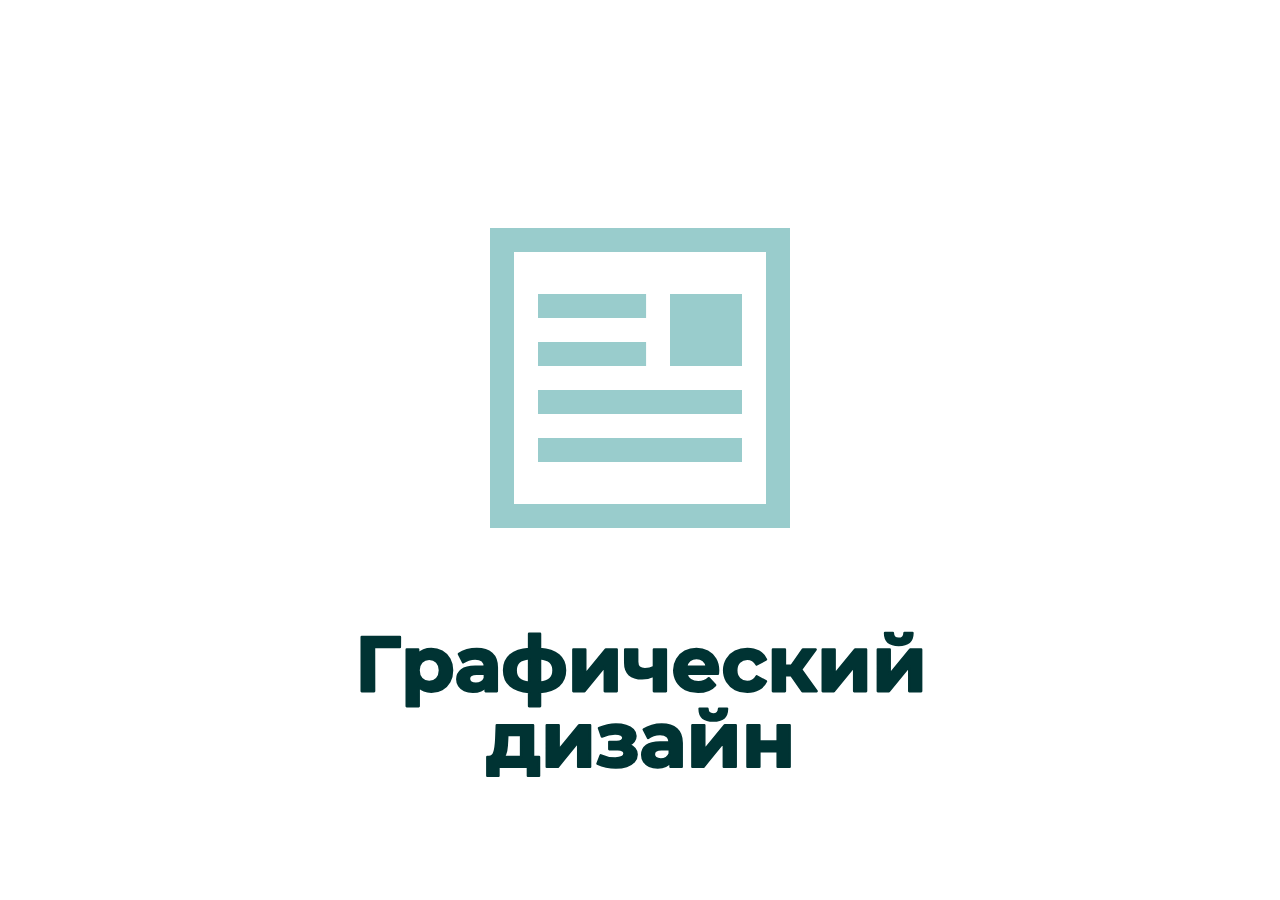
<file: resources/animations/3.html>
<html xmlns="http://www.w3.org/1999/xhtml">
<meta charset="UTF-8">
<head>
    <style>
        body{
            background-color:#ffffff;
            margin: 0px;
            height: 100%;
            overflow: hidden;
        }
        #lottie{
            background-color:#ffffff;
            width:100%;
            height:100%;
            display:block;
            overflow: hidden;
            transform: translate3d(0,0,0);
            text-align: center;
            opacity: 1;
        }

    </style>
</head>
<body>
<!-- build:scripto --><script>"undefined"!=typeof navigator&&function(t,e){"object"==typeof exports&&"undefined"!=typeof module?module.exports=e():"function"==typeof define&&define.amd?define(e):(t="undefined"!=typeof globalThis?globalThis:t||self).lottie=e()}(this,(function(){"use strict";var svgNS="http://www.w3.org/2000/svg",locationHref="",_useWebWorker=!1,initialDefaultFrame=-999999,setWebWorker=function(t){_useWebWorker=!!t},getWebWorker=function(){return _useWebWorker},setLocationHref=function(t){locationHref=t},getLocationHref=function(){return locationHref};function createTag(t){return document.createElement(t)}function extendPrototype(t,e){var i,r,s=t.length;for(i=0;i<s;i+=1)for(var a in r=t[i].prototype)Object.prototype.hasOwnProperty.call(r,a)&&(e.prototype[a]=r[a])}function getDescriptor(t,e){return Object.getOwnPropertyDescriptor(t,e)}function createProxyFunction(t){function e(){}return e.prototype=t,e}var audioControllerFactory=function(){function t(t){this.audios=[],this.audioFactory=t,this._volume=1,this._isMuted=!1}return t.prototype={addAudio:function(t){this.audios.push(t)},pause:function(){var t,e=this.audios.length;for(t=0;t<e;t+=1)this.audios[t].pause()},resume:function(){var t,e=this.audios.length;for(t=0;t<e;t+=1)this.audios[t].resume()},setRate:function(t){var e,i=this.audios.length;for(e=0;e<i;e+=1)this.audios[e].setRate(t)},createAudio:function(t){return this.audioFactory?this.audioFactory(t):window.Howl?new window.Howl({src:[t]}):{isPlaying:!1,play:function(){this.isPlaying=!0},seek:function(){this.isPlaying=!1},playing:function(){},rate:function(){},setVolume:function(){}}},setAudioFactory:function(t){this.audioFactory=t},setVolume:function(t){this._volume=t,this._updateVolume()},mute:function(){this._isMuted=!0,this._updateVolume()},unmute:function(){this._isMuted=!1,this._updateVolume()},getVolume:function(){return this._volume},_updateVolume:function(){var t,e=this.audios.length;for(t=0;t<e;t+=1)this.audios[t].volume(this._volume*(this._isMuted?0:1))}},function(){return new t}}(),createTypedArray=function(){function t(t,e){var i,r=0,s=[];switch(t){case"int16":case"uint8c":i=1;break;default:i=1.1}for(r=0;r<e;r+=1)s.push(i);return s}return"function"==typeof Uint8ClampedArray&&"function"==typeof Float32Array?function(e,i){return"float32"===e?new Float32Array(i):"int16"===e?new Int16Array(i):"uint8c"===e?new Uint8ClampedArray(i):t(e,i)}:t}();function createSizedArray(t){return Array.apply(null,{length:t})}function _typeof$6(t){return _typeof$6="function"==typeof Symbol&&"symbol"==typeof Symbol.iterator?function(t){return typeof t}:function(t){return t&&"function"==typeof Symbol&&t.constructor===Symbol&&t!==Symbol.prototype?"symbol":typeof t},_typeof$6(t)}var subframeEnabled=!0,expressionsPlugin=null,expressionsInterfaces=null,idPrefix$1="",isSafari=/^((?!chrome|android).)*safari/i.test(navigator.userAgent),_shouldRoundValues=!1,bmPow=Math.pow,bmSqrt=Math.sqrt,bmFloor=Math.floor,bmMax=Math.max,bmMin=Math.min,BMMath={};function ProjectInterface$1(){return{}}!function(){var t,e=["abs","acos","acosh","asin","asinh","atan","atanh","atan2","ceil","cbrt","expm1","clz32","cos","cosh","exp","floor","fround","hypot","imul","log","log1p","log2","log10","max","min","pow","random","round","sign","sin","sinh","sqrt","tan","tanh","trunc","E","LN10","LN2","LOG10E","LOG2E","PI","SQRT1_2","SQRT2"],i=e.length;for(t=0;t<i;t+=1)BMMath[e[t]]=Math[e[t]]}(),BMMath.random=Math.random,BMMath.abs=function(t){if("object"===_typeof$6(t)&&t.length){var e,i=createSizedArray(t.length),r=t.length;for(e=0;e<r;e+=1)i[e]=Math.abs(t[e]);return i}return Math.abs(t)};var defaultCurveSegments=150,degToRads=Math.PI/180,roundCorner=.5519;function roundValues(t){_shouldRoundValues=!!t}function bmRnd(t){return _shouldRoundValues?Math.round(t):t}function styleDiv(t){t.style.position="absolute",t.style.top=0,t.style.left=0,t.style.display="block",t.style.transformOrigin="0 0",t.style.webkitTransformOrigin="0 0",t.style.backfaceVisibility="visible",t.style.webkitBackfaceVisibility="visible",t.style.transformStyle="preserve-3d",t.style.webkitTransformStyle="preserve-3d",t.style.mozTransformStyle="preserve-3d"}function BMEnterFrameEvent(t,e,i,r){this.type=t,this.currentTime=e,this.totalTime=i,this.direction=r<0?-1:1}function BMCompleteEvent(t,e){this.type=t,this.direction=e<0?-1:1}function BMCompleteLoopEvent(t,e,i,r){this.type=t,this.currentLoop=i,this.totalLoops=e,this.direction=r<0?-1:1}function BMSegmentStartEvent(t,e,i){this.type=t,this.firstFrame=e,this.totalFrames=i}function BMDestroyEvent(t,e){this.type=t,this.target=e}function BMRenderFrameErrorEvent(t,e){this.type="renderFrameError",this.nativeError=t,this.currentTime=e}function BMConfigErrorEvent(t){this.type="configError",this.nativeError=t}function BMAnimationConfigErrorEvent(t,e){this.type=t,this.nativeError=e}var createElementID=(_count=0,function(){return idPrefix$1+"__lottie_element_"+(_count+=1)}),_count;function HSVtoRGB(t,e,i){var r,s,a,n,o,h,l,p;switch(h=i*(1-e),l=i*(1-(o=6*t-(n=Math.floor(6*t)))*e),p=i*(1-(1-o)*e),n%6){case 0:r=i,s=p,a=h;break;case 1:r=l,s=i,a=h;break;case 2:r=h,s=i,a=p;break;case 3:r=h,s=l,a=i;break;case 4:r=p,s=h,a=i;break;case 5:r=i,s=h,a=l}return[r,s,a]}function RGBtoHSV(t,e,i){var r,s=Math.max(t,e,i),a=Math.min(t,e,i),n=s-a,o=0===s?0:n/s,h=s/255;switch(s){case a:r=0;break;case t:r=e-i+n*(e<i?6:0),r/=6*n;break;case e:r=i-t+2*n,r/=6*n;break;case i:r=t-e+4*n,r/=6*n}return[r,o,h]}function addSaturationToRGB(t,e){var i=RGBtoHSV(255*t[0],255*t[1],255*t[2]);return i[1]+=e,i[1]>1?i[1]=1:i[1]<=0&&(i[1]=0),HSVtoRGB(i[0],i[1],i[2])}function addBrightnessToRGB(t,e){var i=RGBtoHSV(255*t[0],255*t[1],255*t[2]);return i[2]+=e,i[2]>1?i[2]=1:i[2]<0&&(i[2]=0),HSVtoRGB(i[0],i[1],i[2])}function addHueToRGB(t,e){var i=RGBtoHSV(255*t[0],255*t[1],255*t[2]);return i[0]+=e/360,i[0]>1?i[0]-=1:i[0]<0&&(i[0]+=1),HSVtoRGB(i[0],i[1],i[2])}var rgbToHex=function(){var t,e,i=[];for(t=0;t<256;t+=1)e=t.toString(16),i[t]=1===e.length?"0"+e:e;return function(t,e,r){return t<0&&(t=0),e<0&&(e=0),r<0&&(r=0),"#"+i[t]+i[e]+i[r]}}(),setSubframeEnabled=function(t){subframeEnabled=!!t},getSubframeEnabled=function(){return subframeEnabled},setExpressionsPlugin=function(t){expressionsPlugin=t},getExpressionsPlugin=function(){return expressionsPlugin},setExpressionInterfaces=function(t){expressionsInterfaces=t},getExpressionInterfaces=function(){return expressionsInterfaces},setDefaultCurveSegments=function(t){defaultCurveSegments=t},getDefaultCurveSegments=function(){return defaultCurveSegments},setIdPrefix=function(t){idPrefix$1=t},getIdPrefix=function(){return idPrefix$1};function createNS(t){return document.createElementNS(svgNS,t)}function _typeof$5(t){return _typeof$5="function"==typeof Symbol&&"symbol"==typeof Symbol.iterator?function(t){return typeof t}:function(t){return t&&"function"==typeof Symbol&&t.constructor===Symbol&&t!==Symbol.prototype?"symbol":typeof t},_typeof$5(t)}var dataManager=function(){var t,e,i=1,r=[],s={onmessage:function(){},postMessage:function(e){t({data:e})}},a={postMessage:function(t){s.onmessage({data:t})}};function n(){e||(e=function(e){if(window.Worker&&window.Blob&&getWebWorker()){var i=new Blob(["var _workerSelf = self; self.onmessage = ",e.toString()],{type:"text/javascript"}),r=URL.createObjectURL(i);return new Worker(r)}return t=e,s}((function(t){if(a.dataManager||(a.dataManager=function(){function t(s,a){var n,o,h,l,p,m,c=s.length;for(o=0;o<c;o+=1)if("ks"in(n=s[o])&&!n.completed){if(n.completed=!0,n.hasMask){var d=n.masksProperties;for(l=d.length,h=0;h<l;h+=1)if(d[h].pt.k.i)r(d[h].pt.k);else for(m=d[h].pt.k.length,p=0;p<m;p+=1)d[h].pt.k[p].s&&r(d[h].pt.k[p].s[0]),d[h].pt.k[p].e&&r(d[h].pt.k[p].e[0])}0===n.ty?(n.layers=e(n.refId,a),t(n.layers,a)):4===n.ty?i(n.shapes):5===n.ty&&f(n)}}function e(t,e){var i=function(t,e){for(var i=0,r=e.length;i<r;){if(e[i].id===t)return e[i];i+=1}return null}(t,e);return i?i.layers.__used?JSON.parse(JSON.stringify(i.layers)):(i.layers.__used=!0,i.layers):null}function i(t){var e,s,a;for(e=t.length-1;e>=0;e-=1)if("sh"===t[e].ty)if(t[e].ks.k.i)r(t[e].ks.k);else for(a=t[e].ks.k.length,s=0;s<a;s+=1)t[e].ks.k[s].s&&r(t[e].ks.k[s].s[0]),t[e].ks.k[s].e&&r(t[e].ks.k[s].e[0]);else"gr"===t[e].ty&&i(t[e].it)}function r(t){var e,i=t.i.length;for(e=0;e<i;e+=1)t.i[e][0]+=t.v[e][0],t.i[e][1]+=t.v[e][1],t.o[e][0]+=t.v[e][0],t.o[e][1]+=t.v[e][1]}function s(t,e){var i=e?e.split("."):[100,100,100];return t[0]>i[0]||!(i[0]>t[0])&&(t[1]>i[1]||!(i[1]>t[1])&&(t[2]>i[2]||!(i[2]>t[2])&&null))}var a,n=function(){var t=[4,4,14];function e(t){var e,i,r,s=t.length;for(e=0;e<s;e+=1)5===t[e].ty&&(r=void 0,r=(i=t[e]).t.d,i.t.d={k:[{s:r,t:0}]})}return function(i){if(s(t,i.v)&&(e(i.layers),i.assets)){var r,a=i.assets.length;for(r=0;r<a;r+=1)i.assets[r].layers&&e(i.assets[r].layers)}}}(),o=(a=[4,7,99],function(t){if(t.chars&&!s(a,t.v)){var e,r=t.chars.length;for(e=0;e<r;e+=1){var n=t.chars[e];n.data&&n.data.shapes&&(i(n.data.shapes),n.data.ip=0,n.data.op=99999,n.data.st=0,n.data.sr=1,n.data.ks={p:{k:[0,0],a:0},s:{k:[100,100],a:0},a:{k:[0,0],a:0},r:{k:0,a:0},o:{k:100,a:0}},t.chars[e].t||(n.data.shapes.push({ty:"no"}),n.data.shapes[0].it.push({p:{k:[0,0],a:0},s:{k:[100,100],a:0},a:{k:[0,0],a:0},r:{k:0,a:0},o:{k:100,a:0},sk:{k:0,a:0},sa:{k:0,a:0},ty:"tr"})))}}}),h=function(){var t=[5,7,15];function e(t){var e,i,r=t.length;for(e=0;e<r;e+=1)5===t[e].ty&&(i=void 0,"number"==typeof(i=t[e].t.p).a&&(i.a={a:0,k:i.a}),"number"==typeof i.p&&(i.p={a:0,k:i.p}),"number"==typeof i.r&&(i.r={a:0,k:i.r}))}return function(i){if(s(t,i.v)&&(e(i.layers),i.assets)){var r,a=i.assets.length;for(r=0;r<a;r+=1)i.assets[r].layers&&e(i.assets[r].layers)}}}(),l=function(){var t=[4,1,9];function e(t){var i,r,s,a=t.length;for(i=0;i<a;i+=1)if("gr"===t[i].ty)e(t[i].it);else if("fl"===t[i].ty||"st"===t[i].ty)if(t[i].c.k&&t[i].c.k[0].i)for(s=t[i].c.k.length,r=0;r<s;r+=1)t[i].c.k[r].s&&(t[i].c.k[r].s[0]/=255,t[i].c.k[r].s[1]/=255,t[i].c.k[r].s[2]/=255,t[i].c.k[r].s[3]/=255),t[i].c.k[r].e&&(t[i].c.k[r].e[0]/=255,t[i].c.k[r].e[1]/=255,t[i].c.k[r].e[2]/=255,t[i].c.k[r].e[3]/=255);else t[i].c.k[0]/=255,t[i].c.k[1]/=255,t[i].c.k[2]/=255,t[i].c.k[3]/=255}function i(t){var i,r=t.length;for(i=0;i<r;i+=1)4===t[i].ty&&e(t[i].shapes)}return function(e){if(s(t,e.v)&&(i(e.layers),e.assets)){var r,a=e.assets.length;for(r=0;r<a;r+=1)e.assets[r].layers&&i(e.assets[r].layers)}}}(),p=function(){var t=[4,4,18];function e(t){var i,r,s;for(i=t.length-1;i>=0;i-=1)if("sh"===t[i].ty)if(t[i].ks.k.i)t[i].ks.k.c=t[i].closed;else for(s=t[i].ks.k.length,r=0;r<s;r+=1)t[i].ks.k[r].s&&(t[i].ks.k[r].s[0].c=t[i].closed),t[i].ks.k[r].e&&(t[i].ks.k[r].e[0].c=t[i].closed);else"gr"===t[i].ty&&e(t[i].it)}function i(t){var i,r,s,a,n,o,h=t.length;for(r=0;r<h;r+=1){if((i=t[r]).hasMask){var l=i.masksProperties;for(a=l.length,s=0;s<a;s+=1)if(l[s].pt.k.i)l[s].pt.k.c=l[s].cl;else for(o=l[s].pt.k.length,n=0;n<o;n+=1)l[s].pt.k[n].s&&(l[s].pt.k[n].s[0].c=l[s].cl),l[s].pt.k[n].e&&(l[s].pt.k[n].e[0].c=l[s].cl)}4===i.ty&&e(i.shapes)}}return function(e){if(s(t,e.v)&&(i(e.layers),e.assets)){var r,a=e.assets.length;for(r=0;r<a;r+=1)e.assets[r].layers&&i(e.assets[r].layers)}}}();function f(t){0===t.t.a.length&&t.t.p}var m={completeData:function(i){i.__complete||(l(i),n(i),o(i),h(i),p(i),t(i.layers,i.assets),function(i,r){if(i){var s=0,a=i.length;for(s=0;s<a;s+=1)1===i[s].t&&(i[s].data.layers=e(i[s].data.refId,r),t(i[s].data.layers,r))}}(i.chars,i.assets),i.__complete=!0)}};return m.checkColors=l,m.checkChars=o,m.checkPathProperties=h,m.checkShapes=p,m.completeLayers=t,m}()),a.assetLoader||(a.assetLoader=function(){function t(t){var e=t.getResponseHeader("content-type");return e&&"json"===t.responseType&&-1!==e.indexOf("json")||t.response&&"object"===_typeof$5(t.response)?t.response:t.response&&"string"==typeof t.response?JSON.parse(t.response):t.responseText?JSON.parse(t.responseText):null}return{load:function(e,i,r,s){var a,n=new XMLHttpRequest;try{n.responseType="json"}catch(t){}n.onreadystatechange=function(){if(4===n.readyState)if(200===n.status)a=t(n),r(a);else try{a=t(n),r(a)}catch(t){s&&s(t)}};try{n.open(["G","E","T"].join(""),e,!0)}catch(t){n.open(["G","E","T"].join(""),i+"/"+e,!0)}n.send()}}}()),"loadAnimation"===t.data.type)a.assetLoader.load(t.data.path,t.data.fullPath,(function(e){a.dataManager.completeData(e),a.postMessage({id:t.data.id,payload:e,status:"success"})}),(function(){a.postMessage({id:t.data.id,status:"error"})}));else if("complete"===t.data.type){var e=t.data.animation;a.dataManager.completeData(e),a.postMessage({id:t.data.id,payload:e,status:"success"})}else"loadData"===t.data.type&&a.assetLoader.load(t.data.path,t.data.fullPath,(function(e){a.postMessage({id:t.data.id,payload:e,status:"success"})}),(function(){a.postMessage({id:t.data.id,status:"error"})}))})),e.onmessage=function(t){var e=t.data,i=e.id,s=r[i];r[i]=null,"success"===e.status?s.onComplete(e.payload):s.onError&&s.onError()})}function o(t,e){var s="processId_"+(i+=1);return r[s]={onComplete:t,onError:e},s}return{loadAnimation:function(t,i,r){n();var s=o(i,r);e.postMessage({type:"loadAnimation",path:t,fullPath:window.location.origin+window.location.pathname,id:s})},loadData:function(t,i,r){n();var s=o(i,r);e.postMessage({type:"loadData",path:t,fullPath:window.location.origin+window.location.pathname,id:s})},completeAnimation:function(t,i,r){n();var s=o(i,r);e.postMessage({type:"complete",animation:t,id:s})}}}(),ImagePreloader=function(){var t=function(){var t=createTag("canvas");t.width=1,t.height=1;var e=t.getContext("2d");return e.fillStyle="rgba(0,0,0,0)",e.fillRect(0,0,1,1),t}();function e(){this.loadedAssets+=1,this.loadedAssets===this.totalImages&&this.loadedFootagesCount===this.totalFootages&&this.imagesLoadedCb&&this.imagesLoadedCb(null)}function i(){this.loadedFootagesCount+=1,this.loadedAssets===this.totalImages&&this.loadedFootagesCount===this.totalFootages&&this.imagesLoadedCb&&this.imagesLoadedCb(null)}function r(t,e,i){var r="";if(t.e)r=t.p;else if(e){var s=t.p;-1!==s.indexOf("images/")&&(s=s.split("/")[1]),r=e+s}else r=i,r+=t.u?t.u:"",r+=t.p;return r}function s(t){var e=0,i=setInterval(function(){(t.getBBox().width||e>500)&&(this._imageLoaded(),clearInterval(i)),e+=1}.bind(this),50)}function a(t){var e={assetData:t},i=r(t,this.assetsPath,this.path);return dataManager.loadData(i,function(t){e.img=t,this._footageLoaded()}.bind(this),function(){e.img={},this._footageLoaded()}.bind(this)),e}function n(){this._imageLoaded=e.bind(this),this._footageLoaded=i.bind(this),this.testImageLoaded=s.bind(this),this.createFootageData=a.bind(this),this.assetsPath="",this.path="",this.totalImages=0,this.totalFootages=0,this.loadedAssets=0,this.loadedFootagesCount=0,this.imagesLoadedCb=null,this.images=[]}return n.prototype={loadAssets:function(t,e){var i;this.imagesLoadedCb=e;var r=t.length;for(i=0;i<r;i+=1)t[i].layers||(t[i].t&&"seq"!==t[i].t?3===t[i].t&&(this.totalFootages+=1,this.images.push(this.createFootageData(t[i]))):(this.totalImages+=1,this.images.push(this._createImageData(t[i]))))},setAssetsPath:function(t){this.assetsPath=t||""},setPath:function(t){this.path=t||""},loadedImages:function(){return this.totalImages===this.loadedAssets},loadedFootages:function(){return this.totalFootages===this.loadedFootagesCount},destroy:function(){this.imagesLoadedCb=null,this.images.length=0},getAsset:function(t){for(var e=0,i=this.images.length;e<i;){if(this.images[e].assetData===t)return this.images[e].img;e+=1}return null},createImgData:function(e){var i=r(e,this.assetsPath,this.path),s=createTag("img");s.crossOrigin="anonymous",s.addEventListener("load",this._imageLoaded,!1),s.addEventListener("error",function(){a.img=t,this._imageLoaded()}.bind(this),!1),s.src=i;var a={img:s,assetData:e};return a},createImageData:function(e){var i=r(e,this.assetsPath,this.path),s=createNS("image");isSafari?this.testImageLoaded(s):s.addEventListener("load",this._imageLoaded,!1),s.addEventListener("error",function(){a.img=t,this._imageLoaded()}.bind(this),!1),s.setAttributeNS("http://www.w3.org/1999/xlink","href",i),this._elementHelper.append?this._elementHelper.append(s):this._elementHelper.appendChild(s);var a={img:s,assetData:e};return a},imageLoaded:e,footageLoaded:i,setCacheType:function(t,e){"svg"===t?(this._elementHelper=e,this._createImageData=this.createImageData.bind(this)):this._createImageData=this.createImgData.bind(this)}},n}();function BaseEvent(){}BaseEvent.prototype={triggerEvent:function(t,e){if(this._cbs[t])for(var i=this._cbs[t],r=0;r<i.length;r+=1)i[r](e)},addEventListener:function(t,e){return this._cbs[t]||(this._cbs[t]=[]),this._cbs[t].push(e),function(){this.removeEventListener(t,e)}.bind(this)},removeEventListener:function(t,e){if(e){if(this._cbs[t]){for(var i=0,r=this._cbs[t].length;i<r;)this._cbs[t][i]===e&&(this._cbs[t].splice(i,1),i-=1,r-=1),i+=1;this._cbs[t].length||(this._cbs[t]=null)}}else this._cbs[t]=null}};var markerParser=function(){function t(t){for(var e,i=t.split("\r\n"),r={},s=0,a=0;a<i.length;a+=1)2===(e=i[a].split(":")).length&&(r[e[0]]=e[1].trim(),s+=1);if(0===s)throw new Error;return r}return function(e){for(var i=[],r=0;r<e.length;r+=1){var s=e[r],a={time:s.tm,duration:s.dr};try{a.payload=JSON.parse(e[r].cm)}catch(i){try{a.payload=t(e[r].cm)}catch(t){a.payload={name:e[r].cm}}}i.push(a)}return i}}(),ProjectInterface=function(){function t(t){this.compositions.push(t)}return function(){function e(t){for(var e=0,i=this.compositions.length;e<i;){if(this.compositions[e].data&&this.compositions[e].data.nm===t)return this.compositions[e].prepareFrame&&this.compositions[e].data.xt&&this.compositions[e].prepareFrame(this.currentFrame),this.compositions[e].compInterface;e+=1}return null}return e.compositions=[],e.currentFrame=0,e.registerComposition=t,e}}(),renderers={},registerRenderer=function(t,e){renderers[t]=e};function getRenderer(t){return renderers[t]}function getRegisteredRenderer(){if(renderers.canvas)return"canvas";for(var t in renderers)if(renderers[t])return t;return""}function _typeof$4(t){return _typeof$4="function"==typeof Symbol&&"symbol"==typeof Symbol.iterator?function(t){return typeof t}:function(t){return t&&"function"==typeof Symbol&&t.constructor===Symbol&&t!==Symbol.prototype?"symbol":typeof t},_typeof$4(t)}var AnimationItem=function(){this._cbs=[],this.name="",this.path="",this.isLoaded=!1,this.currentFrame=0,this.currentRawFrame=0,this.firstFrame=0,this.totalFrames=0,this.frameRate=0,this.frameMult=0,this.playSpeed=1,this.playDirection=1,this.playCount=0,this.animationData={},this.assets=[],this.isPaused=!0,this.autoplay=!1,this.loop=!0,this.renderer=null,this.animationID=createElementID(),this.assetsPath="",this.timeCompleted=0,this.segmentPos=0,this.isSubframeEnabled=getSubframeEnabled(),this.segments=[],this._idle=!0,this._completedLoop=!1,this.projectInterface=ProjectInterface(),this.imagePreloader=new ImagePreloader,this.audioController=audioControllerFactory(),this.markers=[],this.configAnimation=this.configAnimation.bind(this),this.onSetupError=this.onSetupError.bind(this),this.onSegmentComplete=this.onSegmentComplete.bind(this),this.drawnFrameEvent=new BMEnterFrameEvent("drawnFrame",0,0,0),this.expressionsPlugin=getExpressionsPlugin()};extendPrototype([BaseEvent],AnimationItem),AnimationItem.prototype.setParams=function(t){(t.wrapper||t.container)&&(this.wrapper=t.wrapper||t.container);var e="svg";t.animType?e=t.animType:t.renderer&&(e=t.renderer);var i=getRenderer(e);this.renderer=new i(this,t.rendererSettings),this.imagePreloader.setCacheType(e,this.renderer.globalData.defs),this.renderer.setProjectInterface(this.projectInterface),this.animType=e,""===t.loop||null===t.loop||void 0===t.loop||!0===t.loop?this.loop=!0:!1===t.loop?this.loop=!1:this.loop=parseInt(t.loop,10),this.autoplay=!("autoplay"in t)||t.autoplay,this.name=t.name?t.name:"",this.autoloadSegments=!Object.prototype.hasOwnProperty.call(t,"autoloadSegments")||t.autoloadSegments,this.assetsPath=t.assetsPath,this.initialSegment=t.initialSegment,t.audioFactory&&this.audioController.setAudioFactory(t.audioFactory),t.animationData?this.setupAnimation(t.animationData):t.path&&(-1!==t.path.lastIndexOf("\\")?this.path=t.path.substr(0,t.path.lastIndexOf("\\")+1):this.path=t.path.substr(0,t.path.lastIndexOf("/")+1),this.fileName=t.path.substr(t.path.lastIndexOf("/")+1),this.fileName=this.fileName.substr(0,this.fileName.lastIndexOf(".json")),dataManager.loadAnimation(t.path,this.configAnimation,this.onSetupError))},AnimationItem.prototype.onSetupError=function(){this.trigger("data_failed")},AnimationItem.prototype.setupAnimation=function(t){dataManager.completeAnimation(t,this.configAnimation)},AnimationItem.prototype.setData=function(t,e){e&&"object"!==_typeof$4(e)&&(e=JSON.parse(e));var i={wrapper:t,animationData:e},r=t.attributes;i.path=r.getNamedItem("data-animation-path")?r.getNamedItem("data-animation-path").value:r.getNamedItem("data-bm-path")?r.getNamedItem("data-bm-path").value:r.getNamedItem("bm-path")?r.getNamedItem("bm-path").value:"",i.animType=r.getNamedItem("data-anim-type")?r.getNamedItem("data-anim-type").value:r.getNamedItem("data-bm-type")?r.getNamedItem("data-bm-type").value:r.getNamedItem("bm-type")?r.getNamedItem("bm-type").value:r.getNamedItem("data-bm-renderer")?r.getNamedItem("data-bm-renderer").value:r.getNamedItem("bm-renderer")?r.getNamedItem("bm-renderer").value:getRegisteredRenderer()||"canvas";var s=r.getNamedItem("data-anim-loop")?r.getNamedItem("data-anim-loop").value:r.getNamedItem("data-bm-loop")?r.getNamedItem("data-bm-loop").value:r.getNamedItem("bm-loop")?r.getNamedItem("bm-loop").value:"";"false"===s?i.loop=!1:"true"===s?i.loop=!0:""!==s&&(i.loop=parseInt(s,10));var a=r.getNamedItem("data-anim-autoplay")?r.getNamedItem("data-anim-autoplay").value:r.getNamedItem("data-bm-autoplay")?r.getNamedItem("data-bm-autoplay").value:!r.getNamedItem("bm-autoplay")||r.getNamedItem("bm-autoplay").value;i.autoplay="false"!==a,i.name=r.getNamedItem("data-name")?r.getNamedItem("data-name").value:r.getNamedItem("data-bm-name")?r.getNamedItem("data-bm-name").value:r.getNamedItem("bm-name")?r.getNamedItem("bm-name").value:"","false"===(r.getNamedItem("data-anim-prerender")?r.getNamedItem("data-anim-prerender").value:r.getNamedItem("data-bm-prerender")?r.getNamedItem("data-bm-prerender").value:r.getNamedItem("bm-prerender")?r.getNamedItem("bm-prerender").value:"")&&(i.prerender=!1),i.path?this.setParams(i):this.trigger("destroy")},AnimationItem.prototype.includeLayers=function(t){t.op>this.animationData.op&&(this.animationData.op=t.op,this.totalFrames=Math.floor(t.op-this.animationData.ip));var e,i,r=this.animationData.layers,s=r.length,a=t.layers,n=a.length;for(i=0;i<n;i+=1)for(e=0;e<s;){if(r[e].id===a[i].id){r[e]=a[i];break}e+=1}if((t.chars||t.fonts)&&(this.renderer.globalData.fontManager.addChars(t.chars),this.renderer.globalData.fontManager.addFonts(t.fonts,this.renderer.globalData.defs)),t.assets)for(s=t.assets.length,e=0;e<s;e+=1)this.animationData.assets.push(t.assets[e]);this.animationData.__complete=!1,dataManager.completeAnimation(this.animationData,this.onSegmentComplete)},AnimationItem.prototype.onSegmentComplete=function(t){this.animationData=t;var e=getExpressionsPlugin();e&&e.initExpressions(this),this.loadNextSegment()},AnimationItem.prototype.loadNextSegment=function(){var t=this.animationData.segments;if(!t||0===t.length||!this.autoloadSegments)return this.trigger("data_ready"),void(this.timeCompleted=this.totalFrames);var e=t.shift();this.timeCompleted=e.time*this.frameRate;var i=this.path+this.fileName+"_"+this.segmentPos+".json";this.segmentPos+=1,dataManager.loadData(i,this.includeLayers.bind(this),function(){this.trigger("data_failed")}.bind(this))},AnimationItem.prototype.loadSegments=function(){this.animationData.segments||(this.timeCompleted=this.totalFrames),this.loadNextSegment()},AnimationItem.prototype.imagesLoaded=function(){this.trigger("loaded_images"),this.checkLoaded()},AnimationItem.prototype.preloadImages=function(){this.imagePreloader.setAssetsPath(this.assetsPath),this.imagePreloader.setPath(this.path),this.imagePreloader.loadAssets(this.animationData.assets,this.imagesLoaded.bind(this))},AnimationItem.prototype.configAnimation=function(t){if(this.renderer)try{this.animationData=t,this.initialSegment?(this.totalFrames=Math.floor(this.initialSegment[1]-this.initialSegment[0]),this.firstFrame=Math.round(this.initialSegment[0])):(this.totalFrames=Math.floor(this.animationData.op-this.animationData.ip),this.firstFrame=Math.round(this.animationData.ip)),this.renderer.configAnimation(t),t.assets||(t.assets=[]),this.assets=this.animationData.assets,this.frameRate=this.animationData.fr,this.frameMult=this.animationData.fr/1e3,this.renderer.searchExtraCompositions(t.assets),this.markers=markerParser(t.markers||[]),this.trigger("config_ready"),this.preloadImages(),this.loadSegments(),this.updaFrameModifier(),this.waitForFontsLoaded(),this.isPaused&&this.audioController.pause()}catch(t){this.triggerConfigError(t)}},AnimationItem.prototype.waitForFontsLoaded=function(){this.renderer&&(this.renderer.globalData.fontManager.isLoaded?this.checkLoaded():setTimeout(this.waitForFontsLoaded.bind(this),20))},AnimationItem.prototype.checkLoaded=function(){if(!this.isLoaded&&this.renderer.globalData.fontManager.isLoaded&&(this.imagePreloader.loadedImages()||"canvas"!==this.renderer.rendererType)&&this.imagePreloader.loadedFootages()){this.isLoaded=!0;var t=getExpressionsPlugin();t&&t.initExpressions(this),this.renderer.initItems(),setTimeout(function(){this.trigger("DOMLoaded")}.bind(this),0),this.gotoFrame(),this.autoplay&&this.play()}},AnimationItem.prototype.resize=function(t,e){var i="number"==typeof t?t:void 0,r="number"==typeof e?e:void 0;this.renderer.updateContainerSize(i,r)},AnimationItem.prototype.setSubframe=function(t){this.isSubframeEnabled=!!t},AnimationItem.prototype.gotoFrame=function(){this.currentFrame=this.isSubframeEnabled?this.currentRawFrame:~~this.currentRawFrame,this.timeCompleted!==this.totalFrames&&this.currentFrame>this.timeCompleted&&(this.currentFrame=this.timeCompleted),this.trigger("enterFrame"),this.renderFrame(),this.trigger("drawnFrame")},AnimationItem.prototype.renderFrame=function(){if(!1!==this.isLoaded&&this.renderer)try{this.expressionsPlugin&&this.expressionsPlugin.resetFrame(),this.renderer.renderFrame(this.currentFrame+this.firstFrame)}catch(t){this.triggerRenderFrameError(t)}},AnimationItem.prototype.play=function(t){t&&this.name!==t||!0===this.isPaused&&(this.isPaused=!1,this.trigger("_play"),this.audioController.resume(),this._idle&&(this._idle=!1,this.trigger("_active")))},AnimationItem.prototype.pause=function(t){t&&this.name!==t||!1===this.isPaused&&(this.isPaused=!0,this.trigger("_pause"),this._idle=!0,this.trigger("_idle"),this.audioController.pause())},AnimationItem.prototype.togglePause=function(t){t&&this.name!==t||(!0===this.isPaused?this.play():this.pause())},AnimationItem.prototype.stop=function(t){t&&this.name!==t||(this.pause(),this.playCount=0,this._completedLoop=!1,this.setCurrentRawFrameValue(0))},AnimationItem.prototype.getMarkerData=function(t){for(var e,i=0;i<this.markers.length;i+=1)if((e=this.markers[i]).payload&&e.payload.name===t)return e;return null},AnimationItem.prototype.goToAndStop=function(t,e,i){if(!i||this.name===i){var r=Number(t);if(isNaN(r)){var s=this.getMarkerData(t);s&&this.goToAndStop(s.time,!0)}else e?this.setCurrentRawFrameValue(t):this.setCurrentRawFrameValue(t*this.frameModifier);this.pause()}},AnimationItem.prototype.goToAndPlay=function(t,e,i){if(!i||this.name===i){var r=Number(t);if(isNaN(r)){var s=this.getMarkerData(t);s&&(s.duration?this.playSegments([s.time,s.time+s.duration],!0):this.goToAndStop(s.time,!0))}else this.goToAndStop(r,e,i);this.play()}},AnimationItem.prototype.advanceTime=function(t){if(!0!==this.isPaused&&!1!==this.isLoaded){var e=this.currentRawFrame+t*this.frameModifier,i=!1;e>=this.totalFrames-1&&this.frameModifier>0?this.loop&&this.playCount!==this.loop?e>=this.totalFrames?(this.playCount+=1,this.checkSegments(e%this.totalFrames)||(this.setCurrentRawFrameValue(e%this.totalFrames),this._completedLoop=!0,this.trigger("loopComplete"))):this.setCurrentRawFrameValue(e):this.checkSegments(e>this.totalFrames?e%this.totalFrames:0)||(i=!0,e=this.totalFrames-1):e<0?this.checkSegments(e%this.totalFrames)||(!this.loop||this.playCount--<=0&&!0!==this.loop?(i=!0,e=0):(this.setCurrentRawFrameValue(this.totalFrames+e%this.totalFrames),this._completedLoop?this.trigger("loopComplete"):this._completedLoop=!0)):this.setCurrentRawFrameValue(e),i&&(this.setCurrentRawFrameValue(e),this.pause(),this.trigger("complete"))}},AnimationItem.prototype.adjustSegment=function(t,e){this.playCount=0,t[1]<t[0]?(this.frameModifier>0&&(this.playSpeed<0?this.setSpeed(-this.playSpeed):this.setDirection(-1)),this.totalFrames=t[0]-t[1],this.timeCompleted=this.totalFrames,this.firstFrame=t[1],this.setCurrentRawFrameValue(this.totalFrames-.001-e)):t[1]>t[0]&&(this.frameModifier<0&&(this.playSpeed<0?this.setSpeed(-this.playSpeed):this.setDirection(1)),this.totalFrames=t[1]-t[0],this.timeCompleted=this.totalFrames,this.firstFrame=t[0],this.setCurrentRawFrameValue(.001+e)),this.trigger("segmentStart")},AnimationItem.prototype.setSegment=function(t,e){var i=-1;this.isPaused&&(this.currentRawFrame+this.firstFrame<t?i=t:this.currentRawFrame+this.firstFrame>e&&(i=e-t)),this.firstFrame=t,this.totalFrames=e-t,this.timeCompleted=this.totalFrames,-1!==i&&this.goToAndStop(i,!0)},AnimationItem.prototype.playSegments=function(t,e){if(e&&(this.segments.length=0),"object"===_typeof$4(t[0])){var i,r=t.length;for(i=0;i<r;i+=1)this.segments.push(t[i])}else this.segments.push(t);this.segments.length&&e&&this.adjustSegment(this.segments.shift(),0),this.isPaused&&this.play()},AnimationItem.prototype.resetSegments=function(t){this.segments.length=0,this.segments.push([this.animationData.ip,this.animationData.op]),t&&this.checkSegments(0)},AnimationItem.prototype.checkSegments=function(t){return!!this.segments.length&&(this.adjustSegment(this.segments.shift(),t),!0)},AnimationItem.prototype.destroy=function(t){t&&this.name!==t||!this.renderer||(this.renderer.destroy(),this.imagePreloader.destroy(),this.trigger("destroy"),this._cbs=null,this.onEnterFrame=null,this.onLoopComplete=null,this.onComplete=null,this.onSegmentStart=null,this.onDestroy=null,this.renderer=null,this.expressionsPlugin=null,this.imagePreloader=null,this.projectInterface=null)},AnimationItem.prototype.setCurrentRawFrameValue=function(t){this.currentRawFrame=t,this.gotoFrame()},AnimationItem.prototype.setSpeed=function(t){this.playSpeed=t,this.updaFrameModifier()},AnimationItem.prototype.setDirection=function(t){this.playDirection=t<0?-1:1,this.updaFrameModifier()},AnimationItem.prototype.setLoop=function(t){this.loop=t},AnimationItem.prototype.setVolume=function(t,e){e&&this.name!==e||this.audioController.setVolume(t)},AnimationItem.prototype.getVolume=function(){return this.audioController.getVolume()},AnimationItem.prototype.mute=function(t){t&&this.name!==t||this.audioController.mute()},AnimationItem.prototype.unmute=function(t){t&&this.name!==t||this.audioController.unmute()},AnimationItem.prototype.updaFrameModifier=function(){this.frameModifier=this.frameMult*this.playSpeed*this.playDirection,this.audioController.setRate(this.playSpeed*this.playDirection)},AnimationItem.prototype.getPath=function(){return this.path},AnimationItem.prototype.getAssetsPath=function(t){var e="";if(t.e)e=t.p;else if(this.assetsPath){var i=t.p;-1!==i.indexOf("images/")&&(i=i.split("/")[1]),e=this.assetsPath+i}else e=this.path,e+=t.u?t.u:"",e+=t.p;return e},AnimationItem.prototype.getAssetData=function(t){for(var e=0,i=this.assets.length;e<i;){if(t===this.assets[e].id)return this.assets[e];e+=1}return null},AnimationItem.prototype.hide=function(){this.renderer.hide()},AnimationItem.prototype.show=function(){this.renderer.show()},AnimationItem.prototype.getDuration=function(t){return t?this.totalFrames:this.totalFrames/this.frameRate},AnimationItem.prototype.updateDocumentData=function(t,e,i){try{this.renderer.getElementByPath(t).updateDocumentData(e,i)}catch(t){}},AnimationItem.prototype.trigger=function(t){if(this._cbs&&this._cbs[t])switch(t){case"enterFrame":this.triggerEvent(t,new BMEnterFrameEvent(t,this.currentFrame,this.totalFrames,this.frameModifier));break;case"drawnFrame":this.drawnFrameEvent.currentTime=this.currentFrame,this.drawnFrameEvent.totalTime=this.totalFrames,this.drawnFrameEvent.direction=this.frameModifier,this.triggerEvent(t,this.drawnFrameEvent);break;case"loopComplete":this.triggerEvent(t,new BMCompleteLoopEvent(t,this.loop,this.playCount,this.frameMult));break;case"complete":this.triggerEvent(t,new BMCompleteEvent(t,this.frameMult));break;case"segmentStart":this.triggerEvent(t,new BMSegmentStartEvent(t,this.firstFrame,this.totalFrames));break;case"destroy":this.triggerEvent(t,new BMDestroyEvent(t,this));break;default:this.triggerEvent(t)}"enterFrame"===t&&this.onEnterFrame&&this.onEnterFrame.call(this,new BMEnterFrameEvent(t,this.currentFrame,this.totalFrames,this.frameMult)),"loopComplete"===t&&this.onLoopComplete&&this.onLoopComplete.call(this,new BMCompleteLoopEvent(t,this.loop,this.playCount,this.frameMult)),"complete"===t&&this.onComplete&&this.onComplete.call(this,new BMCompleteEvent(t,this.frameMult)),"segmentStart"===t&&this.onSegmentStart&&this.onSegmentStart.call(this,new BMSegmentStartEvent(t,this.firstFrame,this.totalFrames)),"destroy"===t&&this.onDestroy&&this.onDestroy.call(this,new BMDestroyEvent(t,this))},AnimationItem.prototype.triggerRenderFrameError=function(t){var e=new BMRenderFrameErrorEvent(t,this.currentFrame);this.triggerEvent("error",e),this.onError&&this.onError.call(this,e)},AnimationItem.prototype.triggerConfigError=function(t){var e=new BMConfigErrorEvent(t,this.currentFrame);this.triggerEvent("error",e),this.onError&&this.onError.call(this,e)};var animationManager=function(){var t={},e=[],i=0,r=0,s=0,a=!0,n=!1;function o(t){for(var i=0,s=t.target;i<r;)e[i].animation===s&&(e.splice(i,1),i-=1,r-=1,s.isPaused||p()),i+=1}function h(t,i){if(!t)return null;for(var s=0;s<r;){if(e[s].elem===t&&null!==e[s].elem)return e[s].animation;s+=1}var a=new AnimationItem;return f(a,t),a.setData(t,i),a}function l(){s+=1,d()}function p(){s-=1}function f(t,i){t.addEventListener("destroy",o),t.addEventListener("_active",l),t.addEventListener("_idle",p),e.push({elem:i,animation:t}),r+=1}function m(t){var o,h=t-i;for(o=0;o<r;o+=1)e[o].animation.advanceTime(h);i=t,s&&!n?window.requestAnimationFrame(m):a=!0}function c(t){i=t,window.requestAnimationFrame(m)}function d(){!n&&s&&a&&(window.requestAnimationFrame(c),a=!1)}return t.registerAnimation=h,t.loadAnimation=function(t){var e=new AnimationItem;return f(e,null),e.setParams(t),e},t.setSpeed=function(t,i){var s;for(s=0;s<r;s+=1)e[s].animation.setSpeed(t,i)},t.setDirection=function(t,i){var s;for(s=0;s<r;s+=1)e[s].animation.setDirection(t,i)},t.play=function(t){var i;for(i=0;i<r;i+=1)e[i].animation.play(t)},t.pause=function(t){var i;for(i=0;i<r;i+=1)e[i].animation.pause(t)},t.stop=function(t){var i;for(i=0;i<r;i+=1)e[i].animation.stop(t)},t.togglePause=function(t){var i;for(i=0;i<r;i+=1)e[i].animation.togglePause(t)},t.searchAnimations=function(t,e,i){var r,s=[].concat([].slice.call(document.getElementsByClassName("lottie")),[].slice.call(document.getElementsByClassName("bodymovin"))),a=s.length;for(r=0;r<a;r+=1)i&&s[r].setAttribute("data-bm-type",i),h(s[r],t);if(e&&0===a){i||(i="svg");var n=document.getElementsByTagName("body")[0];n.innerText="";var o=createTag("div");o.style.width="100%",o.style.height="100%",o.setAttribute("data-bm-type",i),n.appendChild(o),h(o,t)}},t.resize=function(){var t;for(t=0;t<r;t+=1)e[t].animation.resize()},t.goToAndStop=function(t,i,s){var a;for(a=0;a<r;a+=1)e[a].animation.goToAndStop(t,i,s)},t.destroy=function(t){var i;for(i=r-1;i>=0;i-=1)e[i].animation.destroy(t)},t.freeze=function(){n=!0},t.unfreeze=function(){n=!1,d()},t.setVolume=function(t,i){var s;for(s=0;s<r;s+=1)e[s].animation.setVolume(t,i)},t.mute=function(t){var i;for(i=0;i<r;i+=1)e[i].animation.mute(t)},t.unmute=function(t){var i;for(i=0;i<r;i+=1)e[i].animation.unmute(t)},t.getRegisteredAnimations=function(){var t,i=e.length,r=[];for(t=0;t<i;t+=1)r.push(e[t].animation);return r},t}(),BezierFactory=function(){var t={getBezierEasing:function(t,i,r,s,a){var n=a||("bez_"+t+"_"+i+"_"+r+"_"+s).replace(/\./g,"p");if(e[n])return e[n];var o=new l([t,i,r,s]);return e[n]=o,o}},e={};var i=.1,r="function"==typeof Float32Array;function s(t,e){return 1-3*e+3*t}function a(t,e){return 3*e-6*t}function n(t){return 3*t}function o(t,e,i){return((s(e,i)*t+a(e,i))*t+n(e))*t}function h(t,e,i){return 3*s(e,i)*t*t+2*a(e,i)*t+n(e)}function l(t){this._p=t,this._mSampleValues=r?new Float32Array(11):new Array(11),this._precomputed=!1,this.get=this.get.bind(this)}return l.prototype={get:function(t){var e=this._p[0],i=this._p[1],r=this._p[2],s=this._p[3];return this._precomputed||this._precompute(),e===i&&r===s?t:0===t?0:1===t?1:o(this._getTForX(t),i,s)},_precompute:function(){var t=this._p[0],e=this._p[1],i=this._p[2],r=this._p[3];this._precomputed=!0,t===e&&i===r||this._calcSampleValues()},_calcSampleValues:function(){for(var t=this._p[0],e=this._p[2],r=0;r<11;++r)this._mSampleValues[r]=o(r*i,t,e)},_getTForX:function(t){for(var e=this._p[0],r=this._p[2],s=this._mSampleValues,a=0,n=1;10!==n&&s[n]<=t;++n)a+=i;var l=a+(t-s[--n])/(s[n+1]-s[n])*i,p=h(l,e,r);return p>=.001?function(t,e,i,r){for(var s=0;s<4;++s){var a=h(e,i,r);if(0===a)return e;e-=(o(e,i,r)-t)/a}return e}(t,l,e,r):0===p?l:function(t,e,i,r,s){var a,n,h=0;do{(a=o(n=e+(i-e)/2,r,s)-t)>0?i=n:e=n}while(Math.abs(a)>1e-7&&++h<10);return n}(t,a,a+i,e,r)}},t}(),pooling={double:function(t){return t.concat(createSizedArray(t.length))}},poolFactory=function(t,e,i){var r=0,s=t,a=createSizedArray(s);return{newElement:function(){return r?a[r-=1]:e()},release:function(t){r===s&&(a=pooling.double(a),s*=2),i&&i(t),a[r]=t,r+=1}}},bezierLengthPool=poolFactory(8,(function(){return{addedLength:0,percents:createTypedArray("float32",getDefaultCurveSegments()),lengths:createTypedArray("float32",getDefaultCurveSegments())}})),segmentsLengthPool=poolFactory(8,(function(){return{lengths:[],totalLength:0}}),(function(t){var e,i=t.lengths.length;for(e=0;e<i;e+=1)bezierLengthPool.release(t.lengths[e]);t.lengths.length=0}));function bezFunction(){var t=Math;function e(t,e,i,r,s,a){var n=t*r+e*s+i*a-s*r-a*t-i*e;return n>-.001&&n<.001}var i=function(t,e,i,r){var s,a,n,o,h,l,p=getDefaultCurveSegments(),f=0,m=[],c=[],d=bezierLengthPool.newElement();for(n=i.length,s=0;s<p;s+=1){for(h=s/(p-1),l=0,a=0;a<n;a+=1)o=bmPow(1-h,3)*t[a]+3*bmPow(1-h,2)*h*i[a]+3*(1-h)*bmPow(h,2)*r[a]+bmPow(h,3)*e[a],m[a]=o,null!==c[a]&&(l+=bmPow(m[a]-c[a],2)),c[a]=m[a];l&&(f+=l=bmSqrt(l)),d.percents[s]=h,d.lengths[s]=f}return d.addedLength=f,d};function r(t){this.segmentLength=0,this.points=new Array(t)}function s(t,e){this.partialLength=t,this.point=e}var a,n=(a={},function(t,i,n,o){var h=(t[0]+"_"+t[1]+"_"+i[0]+"_"+i[1]+"_"+n[0]+"_"+n[1]+"_"+o[0]+"_"+o[1]).replace(/\./g,"p");if(!a[h]){var l,p,f,m,c,d,u,y=getDefaultCurveSegments(),g=0,v=null;2===t.length&&(t[0]!==i[0]||t[1]!==i[1])&&e(t[0],t[1],i[0],i[1],t[0]+n[0],t[1]+n[1])&&e(t[0],t[1],i[0],i[1],i[0]+o[0],i[1]+o[1])&&(y=2);var b=new r(y);for(f=n.length,l=0;l<y;l+=1){for(u=createSizedArray(f),c=l/(y-1),d=0,p=0;p<f;p+=1)m=bmPow(1-c,3)*t[p]+3*bmPow(1-c,2)*c*(t[p]+n[p])+3*(1-c)*bmPow(c,2)*(i[p]+o[p])+bmPow(c,3)*i[p],u[p]=m,null!==v&&(d+=bmPow(u[p]-v[p],2));g+=d=bmSqrt(d),b.points[l]=new s(d,u),v=u}b.segmentLength=g,a[h]=b}return a[h]});function o(t,e){var i=e.percents,r=e.lengths,s=i.length,a=bmFloor((s-1)*t),n=t*e.addedLength,o=0;if(a===s-1||0===a||n===r[a])return i[a];for(var h=r[a]>n?-1:1,l=!0;l;)if(r[a]<=n&&r[a+1]>n?(o=(n-r[a])/(r[a+1]-r[a]),l=!1):a+=h,a<0||a>=s-1){if(a===s-1)return i[a];l=!1}return i[a]+(i[a+1]-i[a])*o}var h=createTypedArray("float32",8);return{getSegmentsLength:function(t){var e,r=segmentsLengthPool.newElement(),s=t.c,a=t.v,n=t.o,o=t.i,h=t._length,l=r.lengths,p=0;for(e=0;e<h-1;e+=1)l[e]=i(a[e],a[e+1],n[e],o[e+1]),p+=l[e].addedLength;return s&&h&&(l[e]=i(a[e],a[0],n[e],o[0]),p+=l[e].addedLength),r.totalLength=p,r},getNewSegment:function(e,i,r,s,a,n,l){a<0?a=0:a>1&&(a=1);var p,f=o(a,l),m=o(n=n>1?1:n,l),c=e.length,d=1-f,u=1-m,y=d*d*d,g=f*d*d*3,v=f*f*d*3,b=f*f*f,x=d*d*u,P=f*d*u+d*f*u+d*d*m,E=f*f*u+d*f*m+f*d*m,S=f*f*m,C=d*u*u,_=f*u*u+d*m*u+d*u*m,A=f*m*u+d*m*m+f*u*m,T=f*m*m,M=u*u*u,k=m*u*u+u*m*u+u*u*m,D=m*m*u+u*m*m+m*u*m,F=m*m*m;for(p=0;p<c;p+=1)h[4*p]=t.round(1e3*(y*e[p]+g*r[p]+v*s[p]+b*i[p]))/1e3,h[4*p+1]=t.round(1e3*(x*e[p]+P*r[p]+E*s[p]+S*i[p]))/1e3,h[4*p+2]=t.round(1e3*(C*e[p]+_*r[p]+A*s[p]+T*i[p]))/1e3,h[4*p+3]=t.round(1e3*(M*e[p]+k*r[p]+D*s[p]+F*i[p]))/1e3;return h},getPointInSegment:function(e,i,r,s,a,n){var h=o(a,n),l=1-h;return[t.round(1e3*(l*l*l*e[0]+(h*l*l+l*h*l+l*l*h)*r[0]+(h*h*l+l*h*h+h*l*h)*s[0]+h*h*h*i[0]))/1e3,t.round(1e3*(l*l*l*e[1]+(h*l*l+l*h*l+l*l*h)*r[1]+(h*h*l+l*h*h+h*l*h)*s[1]+h*h*h*i[1]))/1e3]},buildBezierData:n,pointOnLine2D:e,pointOnLine3D:function(i,r,s,a,n,o,h,l,p){if(0===s&&0===o&&0===p)return e(i,r,a,n,h,l);var f,m=t.sqrt(t.pow(a-i,2)+t.pow(n-r,2)+t.pow(o-s,2)),c=t.sqrt(t.pow(h-i,2)+t.pow(l-r,2)+t.pow(p-s,2)),d=t.sqrt(t.pow(h-a,2)+t.pow(l-n,2)+t.pow(p-o,2));return(f=m>c?m>d?m-c-d:d-c-m:d>c?d-c-m:c-m-d)>-1e-4&&f<1e-4}}}var bez=bezFunction(),initFrame=initialDefaultFrame,mathAbs=Math.abs;function interpolateValue(t,e){var i,r=this.offsetTime;"multidimensional"===this.propType&&(i=createTypedArray("float32",this.pv.length));for(var s,a,n,o,h,l,p,f,m,c=e.lastIndex,d=c,u=this.keyframes.length-1,y=!0;y;){if(s=this.keyframes[d],a=this.keyframes[d+1],d===u-1&&t>=a.t-r){s.h&&(s=a),c=0;break}if(a.t-r>t){c=d;break}d<u-1?d+=1:(c=0,y=!1)}n=this.keyframesMetadata[d]||{};var g,v=a.t-r,b=s.t-r;if(s.to){n.bezierData||(n.bezierData=bez.buildBezierData(s.s,a.s||s.e,s.to,s.ti));var x=n.bezierData;if(t>=v||t<b){var P=t>=v?x.points.length-1:0;for(h=x.points[P].point.length,o=0;o<h;o+=1)i[o]=x.points[P].point[o]}else{n.__fnct?m=n.__fnct:(m=BezierFactory.getBezierEasing(s.o.x,s.o.y,s.i.x,s.i.y,s.n).get,n.__fnct=m),l=m((t-b)/(v-b));var E,S=x.segmentLength*l,C=e.lastFrame<t&&e._lastKeyframeIndex===d?e._lastAddedLength:0;for(f=e.lastFrame<t&&e._lastKeyframeIndex===d?e._lastPoint:0,y=!0,p=x.points.length;y;){if(C+=x.points[f].partialLength,0===S||0===l||f===x.points.length-1){for(h=x.points[f].point.length,o=0;o<h;o+=1)i[o]=x.points[f].point[o];break}if(S>=C&&S<C+x.points[f+1].partialLength){for(E=(S-C)/x.points[f+1].partialLength,h=x.points[f].point.length,o=0;o<h;o+=1)i[o]=x.points[f].point[o]+(x.points[f+1].point[o]-x.points[f].point[o])*E;break}f<p-1?f+=1:y=!1}e._lastPoint=f,e._lastAddedLength=C-x.points[f].partialLength,e._lastKeyframeIndex=d}}else{var _,A,T,M,k;if(u=s.s.length,g=a.s||s.e,this.sh&&1!==s.h)if(t>=v)i[0]=g[0],i[1]=g[1],i[2]=g[2];else if(t<=b)i[0]=s.s[0],i[1]=s.s[1],i[2]=s.s[2];else{quaternionToEuler(i,slerp(createQuaternion(s.s),createQuaternion(g),(t-b)/(v-b)))}else for(d=0;d<u;d+=1)1!==s.h&&(t>=v?l=1:t<b?l=0:(s.o.x.constructor===Array?(n.__fnct||(n.__fnct=[]),n.__fnct[d]?m=n.__fnct[d]:(_=void 0===s.o.x[d]?s.o.x[0]:s.o.x[d],A=void 0===s.o.y[d]?s.o.y[0]:s.o.y[d],T=void 0===s.i.x[d]?s.i.x[0]:s.i.x[d],M=void 0===s.i.y[d]?s.i.y[0]:s.i.y[d],m=BezierFactory.getBezierEasing(_,A,T,M).get,n.__fnct[d]=m)):n.__fnct?m=n.__fnct:(_=s.o.x,A=s.o.y,T=s.i.x,M=s.i.y,m=BezierFactory.getBezierEasing(_,A,T,M).get,s.keyframeMetadata=m),l=m((t-b)/(v-b)))),g=a.s||s.e,k=1===s.h?s.s[d]:s.s[d]+(g[d]-s.s[d])*l,"multidimensional"===this.propType?i[d]=k:i=k}return e.lastIndex=c,i}function slerp(t,e,i){var r,s,a,n,o,h=[],l=t[0],p=t[1],f=t[2],m=t[3],c=e[0],d=e[1],u=e[2],y=e[3];return(s=l*c+p*d+f*u+m*y)<0&&(s=-s,c=-c,d=-d,u=-u,y=-y),1-s>1e-6?(r=Math.acos(s),a=Math.sin(r),n=Math.sin((1-i)*r)/a,o=Math.sin(i*r)/a):(n=1-i,o=i),h[0]=n*l+o*c,h[1]=n*p+o*d,h[2]=n*f+o*u,h[3]=n*m+o*y,h}function quaternionToEuler(t,e){var i=e[0],r=e[1],s=e[2],a=e[3],n=Math.atan2(2*r*a-2*i*s,1-2*r*r-2*s*s),o=Math.asin(2*i*r+2*s*a),h=Math.atan2(2*i*a-2*r*s,1-2*i*i-2*s*s);t[0]=n/degToRads,t[1]=o/degToRads,t[2]=h/degToRads}function createQuaternion(t){var e=t[0]*degToRads,i=t[1]*degToRads,r=t[2]*degToRads,s=Math.cos(e/2),a=Math.cos(i/2),n=Math.cos(r/2),o=Math.sin(e/2),h=Math.sin(i/2),l=Math.sin(r/2);return[o*h*n+s*a*l,o*a*n+s*h*l,s*h*n-o*a*l,s*a*n-o*h*l]}function getValueAtCurrentTime(){var t=this.comp.renderedFrame-this.offsetTime,e=this.keyframes[0].t-this.offsetTime,i=this.keyframes[this.keyframes.length-1].t-this.offsetTime;if(!(t===this._caching.lastFrame||this._caching.lastFrame!==initFrame&&(this._caching.lastFrame>=i&&t>=i||this._caching.lastFrame<e&&t<e))){this._caching.lastFrame>=t&&(this._caching._lastKeyframeIndex=-1,this._caching.lastIndex=0);var r=this.interpolateValue(t,this._caching);this.pv=r}return this._caching.lastFrame=t,this.pv}function setVValue(t){var e;if("unidimensional"===this.propType)e=t*this.mult,mathAbs(this.v-e)>1e-5&&(this.v=e,this._mdf=!0);else for(var i=0,r=this.v.length;i<r;)e=t[i]*this.mult,mathAbs(this.v[i]-e)>1e-5&&(this.v[i]=e,this._mdf=!0),i+=1}function processEffectsSequence(){if(this.elem.globalData.frameId!==this.frameId&&this.effectsSequence.length)if(this.lock)this.setVValue(this.pv);else{var t;this.lock=!0,this._mdf=this._isFirstFrame;var e=this.effectsSequence.length,i=this.kf?this.pv:this.data.k;for(t=0;t<e;t+=1)i=this.effectsSequence[t](i);this.setVValue(i),this._isFirstFrame=!1,this.lock=!1,this.frameId=this.elem.globalData.frameId}}function addEffect(t){this.effectsSequence.push(t),this.container.addDynamicProperty(this)}function ValueProperty(t,e,i,r){this.propType="unidimensional",this.mult=i||1,this.data=e,this.v=i?e.k*i:e.k,this.pv=e.k,this._mdf=!1,this.elem=t,this.container=r,this.comp=t.comp,this.k=!1,this.kf=!1,this.vel=0,this.effectsSequence=[],this._isFirstFrame=!0,this.getValue=processEffectsSequence,this.setVValue=setVValue,this.addEffect=addEffect}function MultiDimensionalProperty(t,e,i,r){var s;this.propType="multidimensional",this.mult=i||1,this.data=e,this._mdf=!1,this.elem=t,this.container=r,this.comp=t.comp,this.k=!1,this.kf=!1,this.frameId=-1;var a=e.k.length;for(this.v=createTypedArray("float32",a),this.pv=createTypedArray("float32",a),this.vel=createTypedArray("float32",a),s=0;s<a;s+=1)this.v[s]=e.k[s]*this.mult,this.pv[s]=e.k[s];this._isFirstFrame=!0,this.effectsSequence=[],this.getValue=processEffectsSequence,this.setVValue=setVValue,this.addEffect=addEffect}function KeyframedValueProperty(t,e,i,r){this.propType="unidimensional",this.keyframes=e.k,this.keyframesMetadata=[],this.offsetTime=t.data.st,this.frameId=-1,this._caching={lastFrame:initFrame,lastIndex:0,value:0,_lastKeyframeIndex:-1},this.k=!0,this.kf=!0,this.data=e,this.mult=i||1,this.elem=t,this.container=r,this.comp=t.comp,this.v=initFrame,this.pv=initFrame,this._isFirstFrame=!0,this.getValue=processEffectsSequence,this.setVValue=setVValue,this.interpolateValue=interpolateValue,this.effectsSequence=[getValueAtCurrentTime.bind(this)],this.addEffect=addEffect}function KeyframedMultidimensionalProperty(t,e,i,r){var s;this.propType="multidimensional";var a,n,o,h,l=e.k.length;for(s=0;s<l-1;s+=1)e.k[s].to&&e.k[s].s&&e.k[s+1]&&e.k[s+1].s&&(a=e.k[s].s,n=e.k[s+1].s,o=e.k[s].to,h=e.k[s].ti,(2===a.length&&(a[0]!==n[0]||a[1]!==n[1])&&bez.pointOnLine2D(a[0],a[1],n[0],n[1],a[0]+o[0],a[1]+o[1])&&bez.pointOnLine2D(a[0],a[1],n[0],n[1],n[0]+h[0],n[1]+h[1])||3===a.length&&(a[0]!==n[0]||a[1]!==n[1]||a[2]!==n[2])&&bez.pointOnLine3D(a[0],a[1],a[2],n[0],n[1],n[2],a[0]+o[0],a[1]+o[1],a[2]+o[2])&&bez.pointOnLine3D(a[0],a[1],a[2],n[0],n[1],n[2],n[0]+h[0],n[1]+h[1],n[2]+h[2]))&&(e.k[s].to=null,e.k[s].ti=null),a[0]===n[0]&&a[1]===n[1]&&0===o[0]&&0===o[1]&&0===h[0]&&0===h[1]&&(2===a.length||a[2]===n[2]&&0===o[2]&&0===h[2])&&(e.k[s].to=null,e.k[s].ti=null));this.effectsSequence=[getValueAtCurrentTime.bind(this)],this.data=e,this.keyframes=e.k,this.keyframesMetadata=[],this.offsetTime=t.data.st,this.k=!0,this.kf=!0,this._isFirstFrame=!0,this.mult=i||1,this.elem=t,this.container=r,this.comp=t.comp,this.getValue=processEffectsSequence,this.setVValue=setVValue,this.interpolateValue=interpolateValue,this.frameId=-1;var p=e.k[0].s.length;for(this.v=createTypedArray("float32",p),this.pv=createTypedArray("float32",p),s=0;s<p;s+=1)this.v[s]=initFrame,this.pv[s]=initFrame;this._caching={lastFrame:initFrame,lastIndex:0,value:createTypedArray("float32",p)},this.addEffect=addEffect}var PropertyFactory={getProp:function(t,e,i,r,s){var a;if(e.sid&&(e=t.globalData.slotManager.getProp(e)),e.k.length)if("number"==typeof e.k[0])a=new MultiDimensionalProperty(t,e,r,s);else switch(i){case 0:a=new KeyframedValueProperty(t,e,r,s);break;case 1:a=new KeyframedMultidimensionalProperty(t,e,r,s)}else a=new ValueProperty(t,e,r,s);return a.effectsSequence.length&&s.addDynamicProperty(a),a}};function DynamicPropertyContainer(){}DynamicPropertyContainer.prototype={addDynamicProperty:function(t){-1===this.dynamicProperties.indexOf(t)&&(this.dynamicProperties.push(t),this.container.addDynamicProperty(this),this._isAnimated=!0)},iterateDynamicProperties:function(){var t;this._mdf=!1;var e=this.dynamicProperties.length;for(t=0;t<e;t+=1)this.dynamicProperties[t].getValue(),this.dynamicProperties[t]._mdf&&(this._mdf=!0)},initDynamicPropertyContainer:function(t){this.container=t,this.dynamicProperties=[],this._mdf=!1,this._isAnimated=!1}};var pointPool=poolFactory(8,(function(){return createTypedArray("float32",2)}));function ShapePath(){this.c=!1,this._length=0,this._maxLength=8,this.v=createSizedArray(this._maxLength),this.o=createSizedArray(this._maxLength),this.i=createSizedArray(this._maxLength)}ShapePath.prototype.setPathData=function(t,e){this.c=t,this.setLength(e);for(var i=0;i<e;)this.v[i]=pointPool.newElement(),this.o[i]=pointPool.newElement(),this.i[i]=pointPool.newElement(),i+=1},ShapePath.prototype.setLength=function(t){for(;this._maxLength<t;)this.doubleArrayLength();this._length=t},ShapePath.prototype.doubleArrayLength=function(){this.v=this.v.concat(createSizedArray(this._maxLength)),this.i=this.i.concat(createSizedArray(this._maxLength)),this.o=this.o.concat(createSizedArray(this._maxLength)),this._maxLength*=2},ShapePath.prototype.setXYAt=function(t,e,i,r,s){var a;switch(this._length=Math.max(this._length,r+1),this._length>=this._maxLength&&this.doubleArrayLength(),i){case"v":a=this.v;break;case"i":a=this.i;break;case"o":a=this.o;break;default:a=[]}(!a[r]||a[r]&&!s)&&(a[r]=pointPool.newElement()),a[r][0]=t,a[r][1]=e},ShapePath.prototype.setTripleAt=function(t,e,i,r,s,a,n,o){this.setXYAt(t,e,"v",n,o),this.setXYAt(i,r,"o",n,o),this.setXYAt(s,a,"i",n,o)},ShapePath.prototype.reverse=function(){var t=new ShapePath;t.setPathData(this.c,this._length);var e=this.v,i=this.o,r=this.i,s=0;this.c&&(t.setTripleAt(e[0][0],e[0][1],r[0][0],r[0][1],i[0][0],i[0][1],0,!1),s=1);var a,n=this._length-1,o=this._length;for(a=s;a<o;a+=1)t.setTripleAt(e[n][0],e[n][1],r[n][0],r[n][1],i[n][0],i[n][1],a,!1),n-=1;return t},ShapePath.prototype.length=function(){return this._length};var shapePool=(factory=poolFactory(4,(function(){return new ShapePath}),(function(t){var e,i=t._length;for(e=0;e<i;e+=1)pointPool.release(t.v[e]),pointPool.release(t.i[e]),pointPool.release(t.o[e]),t.v[e]=null,t.i[e]=null,t.o[e]=null;t._length=0,t.c=!1})),factory.clone=function(t){var e,i=factory.newElement(),r=void 0===t._length?t.v.length:t._length;for(i.setLength(r),i.c=t.c,e=0;e<r;e+=1)i.setTripleAt(t.v[e][0],t.v[e][1],t.o[e][0],t.o[e][1],t.i[e][0],t.i[e][1],e);return i},factory),factory;function ShapeCollection(){this._length=0,this._maxLength=4,this.shapes=createSizedArray(this._maxLength)}ShapeCollection.prototype.addShape=function(t){this._length===this._maxLength&&(this.shapes=this.shapes.concat(createSizedArray(this._maxLength)),this._maxLength*=2),this.shapes[this._length]=t,this._length+=1},ShapeCollection.prototype.releaseShapes=function(){var t;for(t=0;t<this._length;t+=1)shapePool.release(this.shapes[t]);this._length=0};var shapeCollectionPool=(ob={newShapeCollection:function(){return _length?pool[_length-=1]:new ShapeCollection},release:function(t){var e,i=t._length;for(e=0;e<i;e+=1)shapePool.release(t.shapes[e]);t._length=0,_length===_maxLength&&(pool=pooling.double(pool),_maxLength*=2),pool[_length]=t,_length+=1}},_length=0,_maxLength=4,pool=createSizedArray(_maxLength),ob),ob,_length,_maxLength,pool,ShapePropertyFactory=function(){var t=-999999;function e(t,e,i){var r,s,a,n,o,h,l,p,f,m=i.lastIndex,c=this.keyframes;if(t<c[0].t-this.offsetTime)r=c[0].s[0],a=!0,m=0;else if(t>=c[c.length-1].t-this.offsetTime)r=c[c.length-1].s?c[c.length-1].s[0]:c[c.length-2].e[0],a=!0;else{for(var d,u,y,g=m,v=c.length-1,b=!0;b&&(d=c[g],!((u=c[g+1]).t-this.offsetTime>t));)g<v-1?g+=1:b=!1;if(y=this.keyframesMetadata[g]||{},m=g,!(a=1===d.h)){if(t>=u.t-this.offsetTime)p=1;else if(t<d.t-this.offsetTime)p=0;else{var x;y.__fnct?x=y.__fnct:(x=BezierFactory.getBezierEasing(d.o.x,d.o.y,d.i.x,d.i.y).get,y.__fnct=x),p=x((t-(d.t-this.offsetTime))/(u.t-this.offsetTime-(d.t-this.offsetTime)))}s=u.s?u.s[0]:d.e[0]}r=d.s[0]}for(h=e._length,l=r.i[0].length,i.lastIndex=m,n=0;n<h;n+=1)for(o=0;o<l;o+=1)f=a?r.i[n][o]:r.i[n][o]+(s.i[n][o]-r.i[n][o])*p,e.i[n][o]=f,f=a?r.o[n][o]:r.o[n][o]+(s.o[n][o]-r.o[n][o])*p,e.o[n][o]=f,f=a?r.v[n][o]:r.v[n][o]+(s.v[n][o]-r.v[n][o])*p,e.v[n][o]=f}function i(){var e=this.comp.renderedFrame-this.offsetTime,i=this.keyframes[0].t-this.offsetTime,r=this.keyframes[this.keyframes.length-1].t-this.offsetTime,s=this._caching.lastFrame;return s!==t&&(s<i&&e<i||s>r&&e>r)||(this._caching.lastIndex=s<e?this._caching.lastIndex:0,this.interpolateShape(e,this.pv,this._caching)),this._caching.lastFrame=e,this.pv}function r(){this.paths=this.localShapeCollection}function s(t){(function(t,e){if(t._length!==e._length||t.c!==e.c)return!1;var i,r=t._length;for(i=0;i<r;i+=1)if(t.v[i][0]!==e.v[i][0]||t.v[i][1]!==e.v[i][1]||t.o[i][0]!==e.o[i][0]||t.o[i][1]!==e.o[i][1]||t.i[i][0]!==e.i[i][0]||t.i[i][1]!==e.i[i][1])return!1;return!0})(this.v,t)||(this.v=shapePool.clone(t),this.localShapeCollection.releaseShapes(),this.localShapeCollection.addShape(this.v),this._mdf=!0,this.paths=this.localShapeCollection)}function a(){if(this.elem.globalData.frameId!==this.frameId)if(this.effectsSequence.length)if(this.lock)this.setVValue(this.pv);else{var t,e;this.lock=!0,this._mdf=!1,t=this.kf?this.pv:this.data.ks?this.data.ks.k:this.data.pt.k;var i=this.effectsSequence.length;for(e=0;e<i;e+=1)t=this.effectsSequence[e](t);this.setVValue(t),this.lock=!1,this.frameId=this.elem.globalData.frameId}else this._mdf=!1}function n(t,e,i){this.propType="shape",this.comp=t.comp,this.container=t,this.elem=t,this.data=e,this.k=!1,this.kf=!1,this._mdf=!1;var s=3===i?e.pt.k:e.ks.k;this.v=shapePool.clone(s),this.pv=shapePool.clone(this.v),this.localShapeCollection=shapeCollectionPool.newShapeCollection(),this.paths=this.localShapeCollection,this.paths.addShape(this.v),this.reset=r,this.effectsSequence=[]}function o(t){this.effectsSequence.push(t),this.container.addDynamicProperty(this)}function h(e,s,a){this.propType="shape",this.comp=e.comp,this.elem=e,this.container=e,this.offsetTime=e.data.st,this.keyframes=3===a?s.pt.k:s.ks.k,this.keyframesMetadata=[],this.k=!0,this.kf=!0;var n=this.keyframes[0].s[0].i.length;this.v=shapePool.newElement(),this.v.setPathData(this.keyframes[0].s[0].c,n),this.pv=shapePool.clone(this.v),this.localShapeCollection=shapeCollectionPool.newShapeCollection(),this.paths=this.localShapeCollection,this.paths.addShape(this.v),this.lastFrame=t,this.reset=r,this._caching={lastFrame:t,lastIndex:0},this.effectsSequence=[i.bind(this)]}n.prototype.interpolateShape=e,n.prototype.getValue=a,n.prototype.setVValue=s,n.prototype.addEffect=o,h.prototype.getValue=a,h.prototype.interpolateShape=e,h.prototype.setVValue=s,h.prototype.addEffect=o;var l=function(){var t=roundCorner;function e(t,e){this.v=shapePool.newElement(),this.v.setPathData(!0,4),this.localShapeCollection=shapeCollectionPool.newShapeCollection(),this.paths=this.localShapeCollection,this.localShapeCollection.addShape(this.v),this.d=e.d,this.elem=t,this.comp=t.comp,this.frameId=-1,this.initDynamicPropertyContainer(t),this.p=PropertyFactory.getProp(t,e.p,1,0,this),this.s=PropertyFactory.getProp(t,e.s,1,0,this),this.dynamicProperties.length?this.k=!0:(this.k=!1,this.convertEllToPath())}return e.prototype={reset:r,getValue:function(){this.elem.globalData.frameId!==this.frameId&&(this.frameId=this.elem.globalData.frameId,this.iterateDynamicProperties(),this._mdf&&this.convertEllToPath())},convertEllToPath:function(){var e=this.p.v[0],i=this.p.v[1],r=this.s.v[0]/2,s=this.s.v[1]/2,a=3!==this.d,n=this.v;n.v[0][0]=e,n.v[0][1]=i-s,n.v[1][0]=a?e+r:e-r,n.v[1][1]=i,n.v[2][0]=e,n.v[2][1]=i+s,n.v[3][0]=a?e-r:e+r,n.v[3][1]=i,n.i[0][0]=a?e-r*t:e+r*t,n.i[0][1]=i-s,n.i[1][0]=a?e+r:e-r,n.i[1][1]=i-s*t,n.i[2][0]=a?e+r*t:e-r*t,n.i[2][1]=i+s,n.i[3][0]=a?e-r:e+r,n.i[3][1]=i+s*t,n.o[0][0]=a?e+r*t:e-r*t,n.o[0][1]=i-s,n.o[1][0]=a?e+r:e-r,n.o[1][1]=i+s*t,n.o[2][0]=a?e-r*t:e+r*t,n.o[2][1]=i+s,n.o[3][0]=a?e-r:e+r,n.o[3][1]=i-s*t}},extendPrototype([DynamicPropertyContainer],e),e}(),p=function(){function t(t,e){this.v=shapePool.newElement(),this.v.setPathData(!0,0),this.elem=t,this.comp=t.comp,this.data=e,this.frameId=-1,this.d=e.d,this.initDynamicPropertyContainer(t),1===e.sy?(this.ir=PropertyFactory.getProp(t,e.ir,0,0,this),this.is=PropertyFactory.getProp(t,e.is,0,.01,this),this.convertToPath=this.convertStarToPath):this.convertToPath=this.convertPolygonToPath,this.pt=PropertyFactory.getProp(t,e.pt,0,0,this),this.p=PropertyFactory.getProp(t,e.p,1,0,this),this.r=PropertyFactory.getProp(t,e.r,0,degToRads,this),this.or=PropertyFactory.getProp(t,e.or,0,0,this),this.os=PropertyFactory.getProp(t,e.os,0,.01,this),this.localShapeCollection=shapeCollectionPool.newShapeCollection(),this.localShapeCollection.addShape(this.v),this.paths=this.localShapeCollection,this.dynamicProperties.length?this.k=!0:(this.k=!1,this.convertToPath())}return t.prototype={reset:r,getValue:function(){this.elem.globalData.frameId!==this.frameId&&(this.frameId=this.elem.globalData.frameId,this.iterateDynamicProperties(),this._mdf&&this.convertToPath())},convertStarToPath:function(){var t,e,i,r,s=2*Math.floor(this.pt.v),a=2*Math.PI/s,n=!0,o=this.or.v,h=this.ir.v,l=this.os.v,p=this.is.v,f=2*Math.PI*o/(2*s),m=2*Math.PI*h/(2*s),c=-Math.PI/2;c+=this.r.v;var d=3===this.data.d?-1:1;for(this.v._length=0,t=0;t<s;t+=1){i=n?l:p,r=n?f:m;var u=(e=n?o:h)*Math.cos(c),y=e*Math.sin(c),g=0===u&&0===y?0:y/Math.sqrt(u*u+y*y),v=0===u&&0===y?0:-u/Math.sqrt(u*u+y*y);u+=+this.p.v[0],y+=+this.p.v[1],this.v.setTripleAt(u,y,u-g*r*i*d,y-v*r*i*d,u+g*r*i*d,y+v*r*i*d,t,!0),n=!n,c+=a*d}},convertPolygonToPath:function(){var t,e=Math.floor(this.pt.v),i=2*Math.PI/e,r=this.or.v,s=this.os.v,a=2*Math.PI*r/(4*e),n=.5*-Math.PI,o=3===this.data.d?-1:1;for(n+=this.r.v,this.v._length=0,t=0;t<e;t+=1){var h=r*Math.cos(n),l=r*Math.sin(n),p=0===h&&0===l?0:l/Math.sqrt(h*h+l*l),f=0===h&&0===l?0:-h/Math.sqrt(h*h+l*l);h+=+this.p.v[0],l+=+this.p.v[1],this.v.setTripleAt(h,l,h-p*a*s*o,l-f*a*s*o,h+p*a*s*o,l+f*a*s*o,t,!0),n+=i*o}this.paths.length=0,this.paths[0]=this.v}},extendPrototype([DynamicPropertyContainer],t),t}(),f=function(){function t(t,e){this.v=shapePool.newElement(),this.v.c=!0,this.localShapeCollection=shapeCollectionPool.newShapeCollection(),this.localShapeCollection.addShape(this.v),this.paths=this.localShapeCollection,this.elem=t,this.comp=t.comp,this.frameId=-1,this.d=e.d,this.initDynamicPropertyContainer(t),this.p=PropertyFactory.getProp(t,e.p,1,0,this),this.s=PropertyFactory.getProp(t,e.s,1,0,this),this.r=PropertyFactory.getProp(t,e.r,0,0,this),this.dynamicProperties.length?this.k=!0:(this.k=!1,this.convertRectToPath())}return t.prototype={convertRectToPath:function(){var t=this.p.v[0],e=this.p.v[1],i=this.s.v[0]/2,r=this.s.v[1]/2,s=bmMin(i,r,this.r.v),a=s*(1-roundCorner);this.v._length=0,2===this.d||1===this.d?(this.v.setTripleAt(t+i,e-r+s,t+i,e-r+s,t+i,e-r+a,0,!0),this.v.setTripleAt(t+i,e+r-s,t+i,e+r-a,t+i,e+r-s,1,!0),0!==s?(this.v.setTripleAt(t+i-s,e+r,t+i-s,e+r,t+i-a,e+r,2,!0),this.v.setTripleAt(t-i+s,e+r,t-i+a,e+r,t-i+s,e+r,3,!0),this.v.setTripleAt(t-i,e+r-s,t-i,e+r-s,t-i,e+r-a,4,!0),this.v.setTripleAt(t-i,e-r+s,t-i,e-r+a,t-i,e-r+s,5,!0),this.v.setTripleAt(t-i+s,e-r,t-i+s,e-r,t-i+a,e-r,6,!0),this.v.setTripleAt(t+i-s,e-r,t+i-a,e-r,t+i-s,e-r,7,!0)):(this.v.setTripleAt(t-i,e+r,t-i+a,e+r,t-i,e+r,2),this.v.setTripleAt(t-i,e-r,t-i,e-r+a,t-i,e-r,3))):(this.v.setTripleAt(t+i,e-r+s,t+i,e-r+a,t+i,e-r+s,0,!0),0!==s?(this.v.setTripleAt(t+i-s,e-r,t+i-s,e-r,t+i-a,e-r,1,!0),this.v.setTripleAt(t-i+s,e-r,t-i+a,e-r,t-i+s,e-r,2,!0),this.v.setTripleAt(t-i,e-r+s,t-i,e-r+s,t-i,e-r+a,3,!0),this.v.setTripleAt(t-i,e+r-s,t-i,e+r-a,t-i,e+r-s,4,!0),this.v.setTripleAt(t-i+s,e+r,t-i+s,e+r,t-i+a,e+r,5,!0),this.v.setTripleAt(t+i-s,e+r,t+i-a,e+r,t+i-s,e+r,6,!0),this.v.setTripleAt(t+i,e+r-s,t+i,e+r-s,t+i,e+r-a,7,!0)):(this.v.setTripleAt(t-i,e-r,t-i+a,e-r,t-i,e-r,1,!0),this.v.setTripleAt(t-i,e+r,t-i,e+r-a,t-i,e+r,2,!0),this.v.setTripleAt(t+i,e+r,t+i-a,e+r,t+i,e+r,3,!0)))},getValue:function(){this.elem.globalData.frameId!==this.frameId&&(this.frameId=this.elem.globalData.frameId,this.iterateDynamicProperties(),this._mdf&&this.convertRectToPath())},reset:r},extendPrototype([DynamicPropertyContainer],t),t}();var m={getShapeProp:function(t,e,i){var r;return 3===i||4===i?r=(3===i?e.pt:e.ks).k.length?new h(t,e,i):new n(t,e,i):5===i?r=new f(t,e):6===i?r=new l(t,e):7===i&&(r=new p(t,e)),r.k&&t.addDynamicProperty(r),r},getConstructorFunction:function(){return n},getKeyframedConstructorFunction:function(){return h}};return m}(),Matrix=function(){var t=Math.cos,e=Math.sin,i=Math.tan,r=Math.round;function s(){return this.props[0]=1,this.props[1]=0,this.props[2]=0,this.props[3]=0,this.props[4]=0,this.props[5]=1,this.props[6]=0,this.props[7]=0,this.props[8]=0,this.props[9]=0,this.props[10]=1,this.props[11]=0,this.props[12]=0,this.props[13]=0,this.props[14]=0,this.props[15]=1,this}function a(i){if(0===i)return this;var r=t(i),s=e(i);return this._t(r,-s,0,0,s,r,0,0,0,0,1,0,0,0,0,1)}function n(i){if(0===i)return this;var r=t(i),s=e(i);return this._t(1,0,0,0,0,r,-s,0,0,s,r,0,0,0,0,1)}function o(i){if(0===i)return this;var r=t(i),s=e(i);return this._t(r,0,s,0,0,1,0,0,-s,0,r,0,0,0,0,1)}function h(i){if(0===i)return this;var r=t(i),s=e(i);return this._t(r,-s,0,0,s,r,0,0,0,0,1,0,0,0,0,1)}function l(t,e){return this._t(1,e,t,1,0,0)}function p(t,e){return this.shear(i(t),i(e))}function f(r,s){var a=t(s),n=e(s);return this._t(a,n,0,0,-n,a,0,0,0,0,1,0,0,0,0,1)._t(1,0,0,0,i(r),1,0,0,0,0,1,0,0,0,0,1)._t(a,-n,0,0,n,a,0,0,0,0,1,0,0,0,0,1)}function m(t,e,i){return i||0===i||(i=1),1===t&&1===e&&1===i?this:this._t(t,0,0,0,0,e,0,0,0,0,i,0,0,0,0,1)}function c(t,e,i,r,s,a,n,o,h,l,p,f,m,c,d,u){return this.props[0]=t,this.props[1]=e,this.props[2]=i,this.props[3]=r,this.props[4]=s,this.props[5]=a,this.props[6]=n,this.props[7]=o,this.props[8]=h,this.props[9]=l,this.props[10]=p,this.props[11]=f,this.props[12]=m,this.props[13]=c,this.props[14]=d,this.props[15]=u,this}function d(t,e,i){return i=i||0,0!==t||0!==e||0!==i?this._t(1,0,0,0,0,1,0,0,0,0,1,0,t,e,i,1):this}function u(t,e,i,r,s,a,n,o,h,l,p,f,m,c,d,u){var y=this.props;if(1===t&&0===e&&0===i&&0===r&&0===s&&1===a&&0===n&&0===o&&0===h&&0===l&&1===p&&0===f)return y[12]=y[12]*t+y[15]*m,y[13]=y[13]*a+y[15]*c,y[14]=y[14]*p+y[15]*d,y[15]*=u,this._identityCalculated=!1,this;var g=y[0],v=y[1],b=y[2],x=y[3],P=y[4],E=y[5],S=y[6],C=y[7],_=y[8],A=y[9],T=y[10],M=y[11],k=y[12],D=y[13],F=y[14],w=y[15];return y[0]=g*t+v*s+b*h+x*m,y[1]=g*e+v*a+b*l+x*c,y[2]=g*i+v*n+b*p+x*d,y[3]=g*r+v*o+b*f+x*u,y[4]=P*t+E*s+S*h+C*m,y[5]=P*e+E*a+S*l+C*c,y[6]=P*i+E*n+S*p+C*d,y[7]=P*r+E*o+S*f+C*u,y[8]=_*t+A*s+T*h+M*m,y[9]=_*e+A*a+T*l+M*c,y[10]=_*i+A*n+T*p+M*d,y[11]=_*r+A*o+T*f+M*u,y[12]=k*t+D*s+F*h+w*m,y[13]=k*e+D*a+F*l+w*c,y[14]=k*i+D*n+F*p+w*d,y[15]=k*r+D*o+F*f+w*u,this._identityCalculated=!1,this}function y(t){var e=t.props;return this.transform(e[0],e[1],e[2],e[3],e[4],e[5],e[6],e[7],e[8],e[9],e[10],e[11],e[12],e[13],e[14],e[15])}function g(){return this._identityCalculated||(this._identity=!(1!==this.props[0]||0!==this.props[1]||0!==this.props[2]||0!==this.props[3]||0!==this.props[4]||1!==this.props[5]||0!==this.props[6]||0!==this.props[7]||0!==this.props[8]||0!==this.props[9]||1!==this.props[10]||0!==this.props[11]||0!==this.props[12]||0!==this.props[13]||0!==this.props[14]||1!==this.props[15]),this._identityCalculated=!0),this._identity}function v(t){for(var e=0;e<16;){if(t.props[e]!==this.props[e])return!1;e+=1}return!0}function b(t){var e;for(e=0;e<16;e+=1)t.props[e]=this.props[e];return t}function x(t){var e;for(e=0;e<16;e+=1)this.props[e]=t[e]}function P(t,e,i){return{x:t*this.props[0]+e*this.props[4]+i*this.props[8]+this.props[12],y:t*this.props[1]+e*this.props[5]+i*this.props[9]+this.props[13],z:t*this.props[2]+e*this.props[6]+i*this.props[10]+this.props[14]}}function E(t,e,i){return t*this.props[0]+e*this.props[4]+i*this.props[8]+this.props[12]}function S(t,e,i){return t*this.props[1]+e*this.props[5]+i*this.props[9]+this.props[13]}function C(t,e,i){return t*this.props[2]+e*this.props[6]+i*this.props[10]+this.props[14]}function _(){var t=this.props[0]*this.props[5]-this.props[1]*this.props[4],e=this.props[5]/t,i=-this.props[1]/t,r=-this.props[4]/t,s=this.props[0]/t,a=(this.props[4]*this.props[13]-this.props[5]*this.props[12])/t,n=-(this.props[0]*this.props[13]-this.props[1]*this.props[12])/t,o=new Matrix;return o.props[0]=e,o.props[1]=i,o.props[4]=r,o.props[5]=s,o.props[12]=a,o.props[13]=n,o}function A(t){return this.getInverseMatrix().applyToPointArray(t[0],t[1],t[2]||0)}function T(t){var e,i=t.length,r=[];for(e=0;e<i;e+=1)r[e]=A(t[e]);return r}function M(t,e,i){var r=createTypedArray("float32",6);if(this.isIdentity())r[0]=t[0],r[1]=t[1],r[2]=e[0],r[3]=e[1],r[4]=i[0],r[5]=i[1];else{var s=this.props[0],a=this.props[1],n=this.props[4],o=this.props[5],h=this.props[12],l=this.props[13];r[0]=t[0]*s+t[1]*n+h,r[1]=t[0]*a+t[1]*o+l,r[2]=e[0]*s+e[1]*n+h,r[3]=e[0]*a+e[1]*o+l,r[4]=i[0]*s+i[1]*n+h,r[5]=i[0]*a+i[1]*o+l}return r}function k(t,e,i){return this.isIdentity()?[t,e,i]:[t*this.props[0]+e*this.props[4]+i*this.props[8]+this.props[12],t*this.props[1]+e*this.props[5]+i*this.props[9]+this.props[13],t*this.props[2]+e*this.props[6]+i*this.props[10]+this.props[14]]}function D(t,e){if(this.isIdentity())return t+","+e;var i=this.props;return Math.round(100*(t*i[0]+e*i[4]+i[12]))/100+","+Math.round(100*(t*i[1]+e*i[5]+i[13]))/100}function F(){for(var t=0,e=this.props,i="matrix3d(";t<16;)i+=r(1e4*e[t])/1e4,i+=15===t?")":",",t+=1;return i}function w(t){return t<1e-6&&t>0||t>-1e-6&&t<0?r(1e4*t)/1e4:t}function I(){var t=this.props;return"matrix("+w(t[0])+","+w(t[1])+","+w(t[4])+","+w(t[5])+","+w(t[12])+","+w(t[13])+")"}return function(){this.reset=s,this.rotate=a,this.rotateX=n,this.rotateY=o,this.rotateZ=h,this.skew=p,this.skewFromAxis=f,this.shear=l,this.scale=m,this.setTransform=c,this.translate=d,this.transform=u,this.multiply=y,this.applyToPoint=P,this.applyToX=E,this.applyToY=S,this.applyToZ=C,this.applyToPointArray=k,this.applyToTriplePoints=M,this.applyToPointStringified=D,this.toCSS=F,this.to2dCSS=I,this.clone=b,this.cloneFromProps=x,this.equals=v,this.inversePoints=T,this.inversePoint=A,this.getInverseMatrix=_,this._t=this.transform,this.isIdentity=g,this._identity=!0,this._identityCalculated=!1,this.props=createTypedArray("float32",16),this.reset()}}();function _typeof$3(t){return _typeof$3="function"==typeof Symbol&&"symbol"==typeof Symbol.iterator?function(t){return typeof t}:function(t){return t&&"function"==typeof Symbol&&t.constructor===Symbol&&t!==Symbol.prototype?"symbol":typeof t},_typeof$3(t)}var lottie={},standalone="__[STANDALONE]__",animationData="__[ANIMATIONDATA]__",renderer="";function setLocation(t){setLocationHref(t)}function searchAnimations(){!0===standalone?animationManager.searchAnimations(animationData,standalone,renderer):animationManager.searchAnimations()}function setSubframeRendering(t){setSubframeEnabled(t)}function setPrefix(t){setIdPrefix(t)}function loadAnimation(t){return!0===standalone&&(t.animationData=JSON.parse(animationData)),animationManager.loadAnimation(t)}function setQuality(t){if("string"==typeof t)switch(t){case"high":setDefaultCurveSegments(200);break;default:case"medium":setDefaultCurveSegments(50);break;case"low":setDefaultCurveSegments(10)}else!isNaN(t)&&t>1&&setDefaultCurveSegments(t);getDefaultCurveSegments()>=50?roundValues(!1):roundValues(!0)}function inBrowser(){return"undefined"!=typeof navigator}function installPlugin(t,e){"expressions"===t&&setExpressionsPlugin(e)}function getFactory(t){switch(t){case"propertyFactory":return PropertyFactory;case"shapePropertyFactory":return ShapePropertyFactory;case"matrix":return Matrix;default:return null}}function checkReady(){"complete"===document.readyState&&(clearInterval(readyStateCheckInterval),searchAnimations())}function getQueryVariable(t){for(var e=queryString.split("&"),i=0;i<e.length;i+=1){var r=e[i].split("=");if(decodeURIComponent(r[0])==t)return decodeURIComponent(r[1])}return null}lottie.play=animationManager.play,lottie.pause=animationManager.pause,lottie.setLocationHref=setLocation,lottie.togglePause=animationManager.togglePause,lottie.setSpeed=animationManager.setSpeed,lottie.setDirection=animationManager.setDirection,lottie.stop=animationManager.stop,lottie.searchAnimations=searchAnimations,lottie.registerAnimation=animationManager.registerAnimation,lottie.loadAnimation=loadAnimation,lottie.setSubframeRendering=setSubframeRendering,lottie.resize=animationManager.resize,lottie.goToAndStop=animationManager.goToAndStop,lottie.destroy=animationManager.destroy,lottie.setQuality=setQuality,lottie.inBrowser=inBrowser,lottie.installPlugin=installPlugin,lottie.freeze=animationManager.freeze,lottie.unfreeze=animationManager.unfreeze,lottie.setVolume=animationManager.setVolume,lottie.mute=animationManager.mute,lottie.unmute=animationManager.unmute,lottie.getRegisteredAnimations=animationManager.getRegisteredAnimations,lottie.useWebWorker=setWebWorker,lottie.setIDPrefix=setPrefix,lottie.__getFactory=getFactory,lottie.version="5.12.1";var queryString="";if(standalone){var scripts=document.getElementsByTagName("script"),index=scripts.length-1,myScript=scripts[index]||{src:""};queryString=myScript.src?myScript.src.replace(/^[^\?]+\??/,""):"",renderer=getQueryVariable("renderer")}var readyStateCheckInterval=setInterval(checkReady,100);try{"object"===("undefined"==typeof exports?"undefined":_typeof$3(exports))&&"undefined"!=typeof module||"function"==typeof define&&define.amd||(window.bodymovin=lottie)}catch(t){}var ShapeModifiers=function(){var t={},e={};return t.registerModifier=function(t,i){e[t]||(e[t]=i)},t.getModifier=function(t,i,r){return new e[t](i,r)},t}();function ShapeModifier(){}function TrimModifier(){}function PuckerAndBloatModifier(){}ShapeModifier.prototype.initModifierProperties=function(){},ShapeModifier.prototype.addShapeToModifier=function(){},ShapeModifier.prototype.addShape=function(t){if(!this.closed){t.sh.container.addDynamicProperty(t.sh);var e={shape:t.sh,data:t,localShapeCollection:shapeCollectionPool.newShapeCollection()};this.shapes.push(e),this.addShapeToModifier(e),this._isAnimated&&t.setAsAnimated()}},ShapeModifier.prototype.init=function(t,e){this.shapes=[],this.elem=t,this.initDynamicPropertyContainer(t),this.initModifierProperties(t,e),this.frameId=initialDefaultFrame,this.closed=!1,this.k=!1,this.dynamicProperties.length?this.k=!0:this.getValue(!0)},ShapeModifier.prototype.processKeys=function(){this.elem.globalData.frameId!==this.frameId&&(this.frameId=this.elem.globalData.frameId,this.iterateDynamicProperties())},extendPrototype([DynamicPropertyContainer],ShapeModifier),extendPrototype([ShapeModifier],TrimModifier),TrimModifier.prototype.initModifierProperties=function(t,e){this.s=PropertyFactory.getProp(t,e.s,0,.01,this),this.e=PropertyFactory.getProp(t,e.e,0,.01,this),this.o=PropertyFactory.getProp(t,e.o,0,0,this),this.sValue=0,this.eValue=0,this.getValue=this.processKeys,this.m=e.m,this._isAnimated=!!this.s.effectsSequence.length||!!this.e.effectsSequence.length||!!this.o.effectsSequence.length},TrimModifier.prototype.addShapeToModifier=function(t){t.pathsData=[]},TrimModifier.prototype.calculateShapeEdges=function(t,e,i,r,s){var a=[];e<=1?a.push({s:t,e:e}):t>=1?a.push({s:t-1,e:e-1}):(a.push({s:t,e:1}),a.push({s:0,e:e-1}));var n,o,h=[],l=a.length;for(n=0;n<l;n+=1){var p,f;if(!((o=a[n]).e*s<r||o.s*s>r+i))p=o.s*s<=r?0:(o.s*s-r)/i,f=o.e*s>=r+i?1:(o.e*s-r)/i,h.push([p,f])}return h.length||h.push([0,0]),h},TrimModifier.prototype.releasePathsData=function(t){var e,i=t.length;for(e=0;e<i;e+=1)segmentsLengthPool.release(t[e]);return t.length=0,t},TrimModifier.prototype.processShapes=function(t){var e,i,r,s;if(this._mdf||t){var a=this.o.v%360/360;if(a<0&&(a+=1),(e=this.s.v>1?1+a:this.s.v<0?0+a:this.s.v+a)>(i=this.e.v>1?1+a:this.e.v<0?0+a:this.e.v+a)){var n=e;e=i,i=n}e=1e-4*Math.round(1e4*e),i=1e-4*Math.round(1e4*i),this.sValue=e,this.eValue=i}else e=this.sValue,i=this.eValue;var o,h,l,p,f,m=this.shapes.length,c=0;if(i===e)for(s=0;s<m;s+=1)this.shapes[s].localShapeCollection.releaseShapes(),this.shapes[s].shape._mdf=!0,this.shapes[s].shape.paths=this.shapes[s].localShapeCollection,this._mdf&&(this.shapes[s].pathsData.length=0);else if(1===i&&0===e||0===i&&1===e){if(this._mdf)for(s=0;s<m;s+=1)this.shapes[s].pathsData.length=0,this.shapes[s].shape._mdf=!0}else{var d,u,y=[];for(s=0;s<m;s+=1)if((d=this.shapes[s]).shape._mdf||this._mdf||t||2===this.m){if(h=(r=d.shape.paths)._length,f=0,!d.shape._mdf&&d.pathsData.length)f=d.totalShapeLength;else{for(l=this.releasePathsData(d.pathsData),o=0;o<h;o+=1)p=bez.getSegmentsLength(r.shapes[o]),l.push(p),f+=p.totalLength;d.totalShapeLength=f,d.pathsData=l}c+=f,d.shape._mdf=!0}else d.shape.paths=d.localShapeCollection;var g,v=e,b=i,x=0;for(s=m-1;s>=0;s-=1)if((d=this.shapes[s]).shape._mdf){for((u=d.localShapeCollection).releaseShapes(),2===this.m&&m>1?(g=this.calculateShapeEdges(e,i,d.totalShapeLength,x,c),x+=d.totalShapeLength):g=[[v,b]],h=g.length,o=0;o<h;o+=1){v=g[o][0],b=g[o][1],y.length=0,b<=1?y.push({s:d.totalShapeLength*v,e:d.totalShapeLength*b}):v>=1?y.push({s:d.totalShapeLength*(v-1),e:d.totalShapeLength*(b-1)}):(y.push({s:d.totalShapeLength*v,e:d.totalShapeLength}),y.push({s:0,e:d.totalShapeLength*(b-1)}));var P=this.addShapes(d,y[0]);if(y[0].s!==y[0].e){if(y.length>1)if(d.shape.paths.shapes[d.shape.paths._length-1].c){var E=P.pop();this.addPaths(P,u),P=this.addShapes(d,y[1],E)}else this.addPaths(P,u),P=this.addShapes(d,y[1]);this.addPaths(P,u)}}d.shape.paths=u}}},TrimModifier.prototype.addPaths=function(t,e){var i,r=t.length;for(i=0;i<r;i+=1)e.addShape(t[i])},TrimModifier.prototype.addSegment=function(t,e,i,r,s,a,n){s.setXYAt(e[0],e[1],"o",a),s.setXYAt(i[0],i[1],"i",a+1),n&&s.setXYAt(t[0],t[1],"v",a),s.setXYAt(r[0],r[1],"v",a+1)},TrimModifier.prototype.addSegmentFromArray=function(t,e,i,r){e.setXYAt(t[1],t[5],"o",i),e.setXYAt(t[2],t[6],"i",i+1),r&&e.setXYAt(t[0],t[4],"v",i),e.setXYAt(t[3],t[7],"v",i+1)},TrimModifier.prototype.addShapes=function(t,e,i){var r,s,a,n,o,h,l,p,f=t.pathsData,m=t.shape.paths.shapes,c=t.shape.paths._length,d=0,u=[],y=!0;for(i?(o=i._length,p=i._length):(i=shapePool.newElement(),o=0,p=0),u.push(i),r=0;r<c;r+=1){for(h=f[r].lengths,i.c=m[r].c,a=m[r].c?h.length:h.length+1,s=1;s<a;s+=1)if(d+(n=h[s-1]).addedLength<e.s)d+=n.addedLength,i.c=!1;else{if(d>e.e){i.c=!1;break}e.s<=d&&e.e>=d+n.addedLength?(this.addSegment(m[r].v[s-1],m[r].o[s-1],m[r].i[s],m[r].v[s],i,o,y),y=!1):(l=bez.getNewSegment(m[r].v[s-1],m[r].v[s],m[r].o[s-1],m[r].i[s],(e.s-d)/n.addedLength,(e.e-d)/n.addedLength,h[s-1]),this.addSegmentFromArray(l,i,o,y),y=!1,i.c=!1),d+=n.addedLength,o+=1}if(m[r].c&&h.length){if(n=h[s-1],d<=e.e){var g=h[s-1].addedLength;e.s<=d&&e.e>=d+g?(this.addSegment(m[r].v[s-1],m[r].o[s-1],m[r].i[0],m[r].v[0],i,o,y),y=!1):(l=bez.getNewSegment(m[r].v[s-1],m[r].v[0],m[r].o[s-1],m[r].i[0],(e.s-d)/g,(e.e-d)/g,h[s-1]),this.addSegmentFromArray(l,i,o,y),y=!1,i.c=!1)}else i.c=!1;d+=n.addedLength,o+=1}if(i._length&&(i.setXYAt(i.v[p][0],i.v[p][1],"i",p),i.setXYAt(i.v[i._length-1][0],i.v[i._length-1][1],"o",i._length-1)),d>e.e)break;r<c-1&&(i=shapePool.newElement(),y=!0,u.push(i),o=0)}return u},extendPrototype([ShapeModifier],PuckerAndBloatModifier),PuckerAndBloatModifier.prototype.initModifierProperties=function(t,e){this.getValue=this.processKeys,this.amount=PropertyFactory.getProp(t,e.a,0,null,this),this._isAnimated=!!this.amount.effectsSequence.length},PuckerAndBloatModifier.prototype.processPath=function(t,e){var i=e/100,r=[0,0],s=t._length,a=0;for(a=0;a<s;a+=1)r[0]+=t.v[a][0],r[1]+=t.v[a][1];r[0]/=s,r[1]/=s;var n,o,h,l,p,f,m=shapePool.newElement();for(m.c=t.c,a=0;a<s;a+=1)n=t.v[a][0]+(r[0]-t.v[a][0])*i,o=t.v[a][1]+(r[1]-t.v[a][1])*i,h=t.o[a][0]+(r[0]-t.o[a][0])*-i,l=t.o[a][1]+(r[1]-t.o[a][1])*-i,p=t.i[a][0]+(r[0]-t.i[a][0])*-i,f=t.i[a][1]+(r[1]-t.i[a][1])*-i,m.setTripleAt(n,o,h,l,p,f,a);return m},PuckerAndBloatModifier.prototype.processShapes=function(t){var e,i,r,s,a,n,o=this.shapes.length,h=this.amount.v;if(0!==h)for(i=0;i<o;i+=1){if(n=(a=this.shapes[i]).localShapeCollection,a.shape._mdf||this._mdf||t)for(n.releaseShapes(),a.shape._mdf=!0,e=a.shape.paths.shapes,s=a.shape.paths._length,r=0;r<s;r+=1)n.addShape(this.processPath(e[r],h));a.shape.paths=a.localShapeCollection}this.dynamicProperties.length||(this._mdf=!1)};var TransformPropertyFactory=function(){var t=[0,0];function e(t,e,i){if(this.elem=t,this.frameId=-1,this.propType="transform",this.data=e,this.v=new Matrix,this.pre=new Matrix,this.appliedTransformations=0,this.initDynamicPropertyContainer(i||t),e.p&&e.p.s?(this.px=PropertyFactory.getProp(t,e.p.x,0,0,this),this.py=PropertyFactory.getProp(t,e.p.y,0,0,this),e.p.z&&(this.pz=PropertyFactory.getProp(t,e.p.z,0,0,this))):this.p=PropertyFactory.getProp(t,e.p||{k:[0,0,0]},1,0,this),e.rx){if(this.rx=PropertyFactory.getProp(t,e.rx,0,degToRads,this),this.ry=PropertyFactory.getProp(t,e.ry,0,degToRads,this),this.rz=PropertyFactory.getProp(t,e.rz,0,degToRads,this),e.or.k[0].ti){var r,s=e.or.k.length;for(r=0;r<s;r+=1)e.or.k[r].to=null,e.or.k[r].ti=null}this.or=PropertyFactory.getProp(t,e.or,1,degToRads,this),this.or.sh=!0}else this.r=PropertyFactory.getProp(t,e.r||{k:0},0,degToRads,this);e.sk&&(this.sk=PropertyFactory.getProp(t,e.sk,0,degToRads,this),this.sa=PropertyFactory.getProp(t,e.sa,0,degToRads,this)),this.a=PropertyFactory.getProp(t,e.a||{k:[0,0,0]},1,0,this),this.s=PropertyFactory.getProp(t,e.s||{k:[100,100,100]},1,.01,this),e.o?this.o=PropertyFactory.getProp(t,e.o,0,.01,t):this.o={_mdf:!1,v:1},this._isDirty=!0,this.dynamicProperties.length||this.getValue(!0)}return e.prototype={applyToMatrix:function(t){var e=this._mdf;this.iterateDynamicProperties(),this._mdf=this._mdf||e,this.a&&t.translate(-this.a.v[0],-this.a.v[1],this.a.v[2]),this.s&&t.scale(this.s.v[0],this.s.v[1],this.s.v[2]),this.sk&&t.skewFromAxis(-this.sk.v,this.sa.v),this.r?t.rotate(-this.r.v):t.rotateZ(-this.rz.v).rotateY(this.ry.v).rotateX(this.rx.v).rotateZ(-this.or.v[2]).rotateY(this.or.v[1]).rotateX(this.or.v[0]),this.data.p.s?this.data.p.z?t.translate(this.px.v,this.py.v,-this.pz.v):t.translate(this.px.v,this.py.v,0):t.translate(this.p.v[0],this.p.v[1],-this.p.v[2])},getValue:function(e){if(this.elem.globalData.frameId!==this.frameId){if(this._isDirty&&(this.precalculateMatrix(),this._isDirty=!1),this.iterateDynamicProperties(),this._mdf||e){var i;if(this.v.cloneFromProps(this.pre.props),this.appliedTransformations<1&&this.v.translate(-this.a.v[0],-this.a.v[1],this.a.v[2]),this.appliedTransformations<2&&this.v.scale(this.s.v[0],this.s.v[1],this.s.v[2]),this.sk&&this.appliedTransformations<3&&this.v.skewFromAxis(-this.sk.v,this.sa.v),this.r&&this.appliedTransformations<4?this.v.rotate(-this.r.v):!this.r&&this.appliedTransformations<4&&this.v.rotateZ(-this.rz.v).rotateY(this.ry.v).rotateX(this.rx.v).rotateZ(-this.or.v[2]).rotateY(this.or.v[1]).rotateX(this.or.v[0]),this.autoOriented){var r,s;if(i=this.elem.globalData.frameRate,this.p&&this.p.keyframes&&this.p.getValueAtTime)this.p._caching.lastFrame+this.p.offsetTime<=this.p.keyframes[0].t?(r=this.p.getValueAtTime((this.p.keyframes[0].t+.01)/i,0),s=this.p.getValueAtTime(this.p.keyframes[0].t/i,0)):this.p._caching.lastFrame+this.p.offsetTime>=this.p.keyframes[this.p.keyframes.length-1].t?(r=this.p.getValueAtTime(this.p.keyframes[this.p.keyframes.length-1].t/i,0),s=this.p.getValueAtTime((this.p.keyframes[this.p.keyframes.length-1].t-.05)/i,0)):(r=this.p.pv,s=this.p.getValueAtTime((this.p._caching.lastFrame+this.p.offsetTime-.01)/i,this.p.offsetTime));else if(this.px&&this.px.keyframes&&this.py.keyframes&&this.px.getValueAtTime&&this.py.getValueAtTime){r=[],s=[];var a=this.px,n=this.py;a._caching.lastFrame+a.offsetTime<=a.keyframes[0].t?(r[0]=a.getValueAtTime((a.keyframes[0].t+.01)/i,0),r[1]=n.getValueAtTime((n.keyframes[0].t+.01)/i,0),s[0]=a.getValueAtTime(a.keyframes[0].t/i,0),s[1]=n.getValueAtTime(n.keyframes[0].t/i,0)):a._caching.lastFrame+a.offsetTime>=a.keyframes[a.keyframes.length-1].t?(r[0]=a.getValueAtTime(a.keyframes[a.keyframes.length-1].t/i,0),r[1]=n.getValueAtTime(n.keyframes[n.keyframes.length-1].t/i,0),s[0]=a.getValueAtTime((a.keyframes[a.keyframes.length-1].t-.01)/i,0),s[1]=n.getValueAtTime((n.keyframes[n.keyframes.length-1].t-.01)/i,0)):(r=[a.pv,n.pv],s[0]=a.getValueAtTime((a._caching.lastFrame+a.offsetTime-.01)/i,a.offsetTime),s[1]=n.getValueAtTime((n._caching.lastFrame+n.offsetTime-.01)/i,n.offsetTime))}else r=s=t;this.v.rotate(-Math.atan2(r[1]-s[1],r[0]-s[0]))}this.data.p&&this.data.p.s?this.data.p.z?this.v.translate(this.px.v,this.py.v,-this.pz.v):this.v.translate(this.px.v,this.py.v,0):this.v.translate(this.p.v[0],this.p.v[1],-this.p.v[2])}this.frameId=this.elem.globalData.frameId}},precalculateMatrix:function(){if(this.appliedTransformations=0,this.pre.reset(),!this.a.effectsSequence.length&&(this.pre.translate(-this.a.v[0],-this.a.v[1],this.a.v[2]),this.appliedTransformations=1,!this.s.effectsSequence.length)){if(this.pre.scale(this.s.v[0],this.s.v[1],this.s.v[2]),this.appliedTransformations=2,this.sk){if(this.sk.effectsSequence.length||this.sa.effectsSequence.length)return;this.pre.skewFromAxis(-this.sk.v,this.sa.v),this.appliedTransformations=3}this.r?this.r.effectsSequence.length||(this.pre.rotate(-this.r.v),this.appliedTransformations=4):this.rz.effectsSequence.length||this.ry.effectsSequence.length||this.rx.effectsSequence.length||this.or.effectsSequence.length||(this.pre.rotateZ(-this.rz.v).rotateY(this.ry.v).rotateX(this.rx.v).rotateZ(-this.or.v[2]).rotateY(this.or.v[1]).rotateX(this.or.v[0]),this.appliedTransformations=4)}},autoOrient:function(){}},extendPrototype([DynamicPropertyContainer],e),e.prototype.addDynamicProperty=function(t){this._addDynamicProperty(t),this.elem.addDynamicProperty(t),this._isDirty=!0},e.prototype._addDynamicProperty=DynamicPropertyContainer.prototype.addDynamicProperty,{getTransformProperty:function(t,i,r){return new e(t,i,r)}}}();function RepeaterModifier(){}function RoundCornersModifier(){}function floatEqual(t,e){return 1e5*Math.abs(t-e)<=Math.min(Math.abs(t),Math.abs(e))}function floatZero(t){return Math.abs(t)<=1e-5}function lerp(t,e,i){return t*(1-i)+e*i}function lerpPoint(t,e,i){return[lerp(t[0],e[0],i),lerp(t[1],e[1],i)]}function quadRoots(t,e,i){if(0===t)return[];var r=e*e-4*t*i;if(r<0)return[];var s=-e/(2*t);if(0===r)return[s];var a=Math.sqrt(r)/(2*t);return[s-a,s+a]}function polynomialCoefficients(t,e,i,r){return[3*e-t-3*i+r,3*t-6*e+3*i,-3*t+3*e,t]}function singlePoint(t){return new PolynomialBezier(t,t,t,t,!1)}function PolynomialBezier(t,e,i,r,s){s&&pointEqual(t,e)&&(e=lerpPoint(t,r,1/3)),s&&pointEqual(i,r)&&(i=lerpPoint(t,r,2/3));var a=polynomialCoefficients(t[0],e[0],i[0],r[0]),n=polynomialCoefficients(t[1],e[1],i[1],r[1]);this.a=[a[0],n[0]],this.b=[a[1],n[1]],this.c=[a[2],n[2]],this.d=[a[3],n[3]],this.points=[t,e,i,r]}function extrema(t,e){var i=t.points[0][e],r=t.points[t.points.length-1][e];if(i>r){var s=r;r=i,i=s}for(var a=quadRoots(3*t.a[e],2*t.b[e],t.c[e]),n=0;n<a.length;n+=1)if(a[n]>0&&a[n]<1){var o=t.point(a[n])[e];o<i?i=o:o>r&&(r=o)}return{min:i,max:r}}function intersectData(t,e,i){var r=t.boundingBox();return{cx:r.cx,cy:r.cy,width:r.width,height:r.height,bez:t,t:(e+i)/2,t1:e,t2:i}}function splitData(t){var e=t.bez.split(.5);return[intersectData(e[0],t.t1,t.t),intersectData(e[1],t.t,t.t2)]}function boxIntersect(t,e){return 2*Math.abs(t.cx-e.cx)<t.width+e.width&&2*Math.abs(t.cy-e.cy)<t.height+e.height}function intersectsImpl(t,e,i,r,s,a){if(boxIntersect(t,e))if(i>=a||t.width<=r&&t.height<=r&&e.width<=r&&e.height<=r)s.push([t.t,e.t]);else{var n=splitData(t),o=splitData(e);intersectsImpl(n[0],o[0],i+1,r,s,a),intersectsImpl(n[0],o[1],i+1,r,s,a),intersectsImpl(n[1],o[0],i+1,r,s,a),intersectsImpl(n[1],o[1],i+1,r,s,a)}}function crossProduct(t,e){return[t[1]*e[2]-t[2]*e[1],t[2]*e[0]-t[0]*e[2],t[0]*e[1]-t[1]*e[0]]}function lineIntersection(t,e,i,r){var s=[t[0],t[1],1],a=[e[0],e[1],1],n=[i[0],i[1],1],o=[r[0],r[1],1],h=crossProduct(crossProduct(s,a),crossProduct(n,o));return floatZero(h[2])?null:[h[0]/h[2],h[1]/h[2]]}function polarOffset(t,e,i){return[t[0]+Math.cos(e)*i,t[1]-Math.sin(e)*i]}function pointDistance(t,e){return Math.hypot(t[0]-e[0],t[1]-e[1])}function pointEqual(t,e){return floatEqual(t[0],e[0])&&floatEqual(t[1],e[1])}function ZigZagModifier(){}function setPoint(t,e,i,r,s,a,n){var o=i-Math.PI/2,h=i+Math.PI/2,l=e[0]+Math.cos(i)*r*s,p=e[1]-Math.sin(i)*r*s;t.setTripleAt(l,p,l+Math.cos(o)*a,p-Math.sin(o)*a,l+Math.cos(h)*n,p-Math.sin(h)*n,t.length())}function getPerpendicularVector(t,e){var i=[e[0]-t[0],e[1]-t[1]],r=.5*-Math.PI;return[Math.cos(r)*i[0]-Math.sin(r)*i[1],Math.sin(r)*i[0]+Math.cos(r)*i[1]]}function getProjectingAngle(t,e){var i=0===e?t.length()-1:e-1,r=(e+1)%t.length(),s=getPerpendicularVector(t.v[i],t.v[r]);return Math.atan2(0,1)-Math.atan2(s[1],s[0])}function zigZagCorner(t,e,i,r,s,a,n){var o=getProjectingAngle(e,i),h=e.v[i%e._length],l=e.v[0===i?e._length-1:i-1],p=e.v[(i+1)%e._length],f=2===a?Math.sqrt(Math.pow(h[0]-l[0],2)+Math.pow(h[1]-l[1],2)):0,m=2===a?Math.sqrt(Math.pow(h[0]-p[0],2)+Math.pow(h[1]-p[1],2)):0;setPoint(t,e.v[i%e._length],o,n,r,m/(2*(s+1)),f/(2*(s+1)),a)}function zigZagSegment(t,e,i,r,s,a){for(var n=0;n<r;n+=1){var o=(n+1)/(r+1),h=2===s?Math.sqrt(Math.pow(e.points[3][0]-e.points[0][0],2)+Math.pow(e.points[3][1]-e.points[0][1],2)):0,l=e.normalAngle(o);setPoint(t,e.point(o),l,a,i,h/(2*(r+1)),h/(2*(r+1)),s),a=-a}return a}function linearOffset(t,e,i){var r=Math.atan2(e[0]-t[0],e[1]-t[1]);return[polarOffset(t,r,i),polarOffset(e,r,i)]}function offsetSegment(t,e){var i,r,s,a,n,o,h;i=(h=linearOffset(t.points[0],t.points[1],e))[0],r=h[1],s=(h=linearOffset(t.points[1],t.points[2],e))[0],a=h[1],n=(h=linearOffset(t.points[2],t.points[3],e))[0],o=h[1];var l=lineIntersection(i,r,s,a);null===l&&(l=r);var p=lineIntersection(n,o,s,a);return null===p&&(p=n),new PolynomialBezier(i,l,p,o)}function joinLines(t,e,i,r,s){var a=e.points[3],n=i.points[0];if(3===r)return a;if(pointEqual(a,n))return a;if(2===r){var o=-e.tangentAngle(1),h=-i.tangentAngle(0)+Math.PI,l=lineIntersection(a,polarOffset(a,o+Math.PI/2,100),n,polarOffset(n,o+Math.PI/2,100)),p=l?pointDistance(l,a):pointDistance(a,n)/2,f=polarOffset(a,o,2*p*roundCorner);return t.setXYAt(f[0],f[1],"o",t.length()-1),f=polarOffset(n,h,2*p*roundCorner),t.setTripleAt(n[0],n[1],n[0],n[1],f[0],f[1],t.length()),n}var m=lineIntersection(pointEqual(a,e.points[2])?e.points[0]:e.points[2],a,n,pointEqual(n,i.points[1])?i.points[3]:i.points[1]);return m&&pointDistance(m,a)<s?(t.setTripleAt(m[0],m[1],m[0],m[1],m[0],m[1],t.length()),m):a}function getIntersection(t,e){var i=t.intersections(e);return i.length&&floatEqual(i[0][0],1)&&i.shift(),i.length?i[0]:null}function pruneSegmentIntersection(t,e){var i=t.slice(),r=e.slice(),s=getIntersection(t[t.length-1],e[0]);return s&&(i[t.length-1]=t[t.length-1].split(s[0])[0],r[0]=e[0].split(s[1])[1]),t.length>1&&e.length>1&&(s=getIntersection(t[0],e[e.length-1]))?[[t[0].split(s[0])[0]],[e[e.length-1].split(s[1])[1]]]:[i,r]}function pruneIntersections(t){for(var e,i=1;i<t.length;i+=1)e=pruneSegmentIntersection(t[i-1],t[i]),t[i-1]=e[0],t[i]=e[1];return t.length>1&&(e=pruneSegmentIntersection(t[t.length-1],t[0]),t[t.length-1]=e[0],t[0]=e[1]),t}function offsetSegmentSplit(t,e){var i,r,s,a,n=t.inflectionPoints();if(0===n.length)return[offsetSegment(t,e)];if(1===n.length||floatEqual(n[1],1))return i=(s=t.split(n[0]))[0],r=s[1],[offsetSegment(i,e),offsetSegment(r,e)];i=(s=t.split(n[0]))[0];var o=(n[1]-n[0])/(1-n[0]);return a=(s=s[1].split(o))[0],r=s[1],[offsetSegment(i,e),offsetSegment(a,e),offsetSegment(r,e)]}function OffsetPathModifier(){}function getFontProperties(t){for(var e=t.fStyle?t.fStyle.split(" "):[],i="normal",r="normal",s=e.length,a=0;a<s;a+=1)switch(e[a].toLowerCase()){case"italic":r="italic";break;case"bold":i="700";break;case"black":i="900";break;case"medium":i="500";break;case"regular":case"normal":i="400";break;case"light":case"thin":i="200"}return{style:r,weight:t.fWeight||i}}extendPrototype([ShapeModifier],RepeaterModifier),RepeaterModifier.prototype.initModifierProperties=function(t,e){this.getValue=this.processKeys,this.c=PropertyFactory.getProp(t,e.c,0,null,this),this.o=PropertyFactory.getProp(t,e.o,0,null,this),this.tr=TransformPropertyFactory.getTransformProperty(t,e.tr,this),this.so=PropertyFactory.getProp(t,e.tr.so,0,.01,this),this.eo=PropertyFactory.getProp(t,e.tr.eo,0,.01,this),this.data=e,this.dynamicProperties.length||this.getValue(!0),this._isAnimated=!!this.dynamicProperties.length,this.pMatrix=new Matrix,this.rMatrix=new Matrix,this.sMatrix=new Matrix,this.tMatrix=new Matrix,this.matrix=new Matrix},RepeaterModifier.prototype.applyTransforms=function(t,e,i,r,s,a){var n=a?-1:1,o=r.s.v[0]+(1-r.s.v[0])*(1-s),h=r.s.v[1]+(1-r.s.v[1])*(1-s);t.translate(r.p.v[0]*n*s,r.p.v[1]*n*s,r.p.v[2]),e.translate(-r.a.v[0],-r.a.v[1],r.a.v[2]),e.rotate(-r.r.v*n*s),e.translate(r.a.v[0],r.a.v[1],r.a.v[2]),i.translate(-r.a.v[0],-r.a.v[1],r.a.v[2]),i.scale(a?1/o:o,a?1/h:h),i.translate(r.a.v[0],r.a.v[1],r.a.v[2])},RepeaterModifier.prototype.init=function(t,e,i,r){for(this.elem=t,this.arr=e,this.pos=i,this.elemsData=r,this._currentCopies=0,this._elements=[],this._groups=[],this.frameId=-1,this.initDynamicPropertyContainer(t),this.initModifierProperties(t,e[i]);i>0;)i-=1,this._elements.unshift(e[i]);this.dynamicProperties.length?this.k=!0:this.getValue(!0)},RepeaterModifier.prototype.resetElements=function(t){var e,i=t.length;for(e=0;e<i;e+=1)t[e]._processed=!1,"gr"===t[e].ty&&this.resetElements(t[e].it)},RepeaterModifier.prototype.cloneElements=function(t){var e=JSON.parse(JSON.stringify(t));return this.resetElements(e),e},RepeaterModifier.prototype.changeGroupRender=function(t,e){var i,r=t.length;for(i=0;i<r;i+=1)t[i]._render=e,"gr"===t[i].ty&&this.changeGroupRender(t[i].it,e)},RepeaterModifier.prototype.processShapes=function(t){var e,i,r,s,a,n=!1;if(this._mdf||t){var o,h=Math.ceil(this.c.v);if(this._groups.length<h){for(;this._groups.length<h;){var l={it:this.cloneElements(this._elements),ty:"gr"};l.it.push({a:{a:0,ix:1,k:[0,0]},nm:"Transform",o:{a:0,ix:7,k:100},p:{a:0,ix:2,k:[0,0]},r:{a:1,ix:6,k:[{s:0,e:0,t:0},{s:0,e:0,t:1}]},s:{a:0,ix:3,k:[100,100]},sa:{a:0,ix:5,k:0},sk:{a:0,ix:4,k:0},ty:"tr"}),this.arr.splice(0,0,l),this._groups.splice(0,0,l),this._currentCopies+=1}this.elem.reloadShapes(),n=!0}for(a=0,r=0;r<=this._groups.length-1;r+=1){if(o=a<h,this._groups[r]._render=o,this.changeGroupRender(this._groups[r].it,o),!o){var p=this.elemsData[r].it,f=p[p.length-1];0!==f.transform.op.v?(f.transform.op._mdf=!0,f.transform.op.v=0):f.transform.op._mdf=!1}a+=1}this._currentCopies=h;var m=this.o.v,c=m%1,d=m>0?Math.floor(m):Math.ceil(m),u=this.pMatrix.props,y=this.rMatrix.props,g=this.sMatrix.props;this.pMatrix.reset(),this.rMatrix.reset(),this.sMatrix.reset(),this.tMatrix.reset(),this.matrix.reset();var v,b,x=0;if(m>0){for(;x<d;)this.applyTransforms(this.pMatrix,this.rMatrix,this.sMatrix,this.tr,1,!1),x+=1;c&&(this.applyTransforms(this.pMatrix,this.rMatrix,this.sMatrix,this.tr,c,!1),x+=c)}else if(m<0){for(;x>d;)this.applyTransforms(this.pMatrix,this.rMatrix,this.sMatrix,this.tr,1,!0),x-=1;c&&(this.applyTransforms(this.pMatrix,this.rMatrix,this.sMatrix,this.tr,-c,!0),x-=c)}for(r=1===this.data.m?0:this._currentCopies-1,s=1===this.data.m?1:-1,a=this._currentCopies;a;){if(b=(i=(e=this.elemsData[r].it)[e.length-1].transform.mProps.v.props).length,e[e.length-1].transform.mProps._mdf=!0,e[e.length-1].transform.op._mdf=!0,e[e.length-1].transform.op.v=1===this._currentCopies?this.so.v:this.so.v+(this.eo.v-this.so.v)*(r/(this._currentCopies-1)),0!==x){for((0!==r&&1===s||r!==this._currentCopies-1&&-1===s)&&this.applyTransforms(this.pMatrix,this.rMatrix,this.sMatrix,this.tr,1,!1),this.matrix.transform(y[0],y[1],y[2],y[3],y[4],y[5],y[6],y[7],y[8],y[9],y[10],y[11],y[12],y[13],y[14],y[15]),this.matrix.transform(g[0],g[1],g[2],g[3],g[4],g[5],g[6],g[7],g[8],g[9],g[10],g[11],g[12],g[13],g[14],g[15]),this.matrix.transform(u[0],u[1],u[2],u[3],u[4],u[5],u[6],u[7],u[8],u[9],u[10],u[11],u[12],u[13],u[14],u[15]),v=0;v<b;v+=1)i[v]=this.matrix.props[v];this.matrix.reset()}else for(this.matrix.reset(),v=0;v<b;v+=1)i[v]=this.matrix.props[v];x+=1,a-=1,r+=s}}else for(a=this._currentCopies,r=0,s=1;a;)i=(e=this.elemsData[r].it)[e.length-1].transform.mProps.v.props,e[e.length-1].transform.mProps._mdf=!1,e[e.length-1].transform.op._mdf=!1,a-=1,r+=s;return n},RepeaterModifier.prototype.addShape=function(){},extendPrototype([ShapeModifier],RoundCornersModifier),RoundCornersModifier.prototype.initModifierProperties=function(t,e){this.getValue=this.processKeys,this.rd=PropertyFactory.getProp(t,e.r,0,null,this),this._isAnimated=!!this.rd.effectsSequence.length},RoundCornersModifier.prototype.processPath=function(t,e){var i,r=shapePool.newElement();r.c=t.c;var s,a,n,o,h,l,p,f,m,c,d,u,y=t._length,g=0;for(i=0;i<y;i+=1)s=t.v[i],n=t.o[i],a=t.i[i],s[0]===n[0]&&s[1]===n[1]&&s[0]===a[0]&&s[1]===a[1]?0!==i&&i!==y-1||t.c?(o=0===i?t.v[y-1]:t.v[i-1],l=(h=Math.sqrt(Math.pow(s[0]-o[0],2)+Math.pow(s[1]-o[1],2)))?Math.min(h/2,e)/h:0,p=d=s[0]+(o[0]-s[0])*l,f=u=s[1]-(s[1]-o[1])*l,m=p-(p-s[0])*roundCorner,c=f-(f-s[1])*roundCorner,r.setTripleAt(p,f,m,c,d,u,g),g+=1,o=i===y-1?t.v[0]:t.v[i+1],l=(h=Math.sqrt(Math.pow(s[0]-o[0],2)+Math.pow(s[1]-o[1],2)))?Math.min(h/2,e)/h:0,p=m=s[0]+(o[0]-s[0])*l,f=c=s[1]+(o[1]-s[1])*l,d=p-(p-s[0])*roundCorner,u=f-(f-s[1])*roundCorner,r.setTripleAt(p,f,m,c,d,u,g),g+=1):(r.setTripleAt(s[0],s[1],n[0],n[1],a[0],a[1],g),g+=1):(r.setTripleAt(t.v[i][0],t.v[i][1],t.o[i][0],t.o[i][1],t.i[i][0],t.i[i][1],g),g+=1);return r},RoundCornersModifier.prototype.processShapes=function(t){var e,i,r,s,a,n,o=this.shapes.length,h=this.rd.v;if(0!==h)for(i=0;i<o;i+=1){if(n=(a=this.shapes[i]).localShapeCollection,a.shape._mdf||this._mdf||t)for(n.releaseShapes(),a.shape._mdf=!0,e=a.shape.paths.shapes,s=a.shape.paths._length,r=0;r<s;r+=1)n.addShape(this.processPath(e[r],h));a.shape.paths=a.localShapeCollection}this.dynamicProperties.length||(this._mdf=!1)},PolynomialBezier.prototype.point=function(t){return[((this.a[0]*t+this.b[0])*t+this.c[0])*t+this.d[0],((this.a[1]*t+this.b[1])*t+this.c[1])*t+this.d[1]]},PolynomialBezier.prototype.derivative=function(t){return[(3*t*this.a[0]+2*this.b[0])*t+this.c[0],(3*t*this.a[1]+2*this.b[1])*t+this.c[1]]},PolynomialBezier.prototype.tangentAngle=function(t){var e=this.derivative(t);return Math.atan2(e[1],e[0])},PolynomialBezier.prototype.normalAngle=function(t){var e=this.derivative(t);return Math.atan2(e[0],e[1])},PolynomialBezier.prototype.inflectionPoints=function(){var t=this.a[1]*this.b[0]-this.a[0]*this.b[1];if(floatZero(t))return[];var e=-.5*(this.a[1]*this.c[0]-this.a[0]*this.c[1])/t,i=e*e-1/3*(this.b[1]*this.c[0]-this.b[0]*this.c[1])/t;if(i<0)return[];var r=Math.sqrt(i);return floatZero(r)?r>0&&r<1?[e]:[]:[e-r,e+r].filter((function(t){return t>0&&t<1}))},PolynomialBezier.prototype.split=function(t){if(t<=0)return[singlePoint(this.points[0]),this];if(t>=1)return[this,singlePoint(this.points[this.points.length-1])];var e=lerpPoint(this.points[0],this.points[1],t),i=lerpPoint(this.points[1],this.points[2],t),r=lerpPoint(this.points[2],this.points[3],t),s=lerpPoint(e,i,t),a=lerpPoint(i,r,t),n=lerpPoint(s,a,t);return[new PolynomialBezier(this.points[0],e,s,n,!0),new PolynomialBezier(n,a,r,this.points[3],!0)]},PolynomialBezier.prototype.bounds=function(){return{x:extrema(this,0),y:extrema(this,1)}},PolynomialBezier.prototype.boundingBox=function(){var t=this.bounds();return{left:t.x.min,right:t.x.max,top:t.y.min,bottom:t.y.max,width:t.x.max-t.x.min,height:t.y.max-t.y.min,cx:(t.x.max+t.x.min)/2,cy:(t.y.max+t.y.min)/2}},PolynomialBezier.prototype.intersections=function(t,e,i){void 0===e&&(e=2),void 0===i&&(i=7);var r=[];return intersectsImpl(intersectData(this,0,1),intersectData(t,0,1),0,e,r,i),r},PolynomialBezier.shapeSegment=function(t,e){var i=(e+1)%t.length();return new PolynomialBezier(t.v[e],t.o[e],t.i[i],t.v[i],!0)},PolynomialBezier.shapeSegmentInverted=function(t,e){var i=(e+1)%t.length();return new PolynomialBezier(t.v[i],t.i[i],t.o[e],t.v[e],!0)},extendPrototype([ShapeModifier],ZigZagModifier),ZigZagModifier.prototype.initModifierProperties=function(t,e){this.getValue=this.processKeys,this.amplitude=PropertyFactory.getProp(t,e.s,0,null,this),this.frequency=PropertyFactory.getProp(t,e.r,0,null,this),this.pointsType=PropertyFactory.getProp(t,e.pt,0,null,this),this._isAnimated=0!==this.amplitude.effectsSequence.length||0!==this.frequency.effectsSequence.length||0!==this.pointsType.effectsSequence.length},ZigZagModifier.prototype.processPath=function(t,e,i,r){var s=t._length,a=shapePool.newElement();if(a.c=t.c,t.c||(s-=1),0===s)return a;var n=-1,o=PolynomialBezier.shapeSegment(t,0);zigZagCorner(a,t,0,e,i,r,n);for(var h=0;h<s;h+=1)n=zigZagSegment(a,o,e,i,r,-n),o=h!==s-1||t.c?PolynomialBezier.shapeSegment(t,(h+1)%s):null,zigZagCorner(a,t,h+1,e,i,r,n);return a},ZigZagModifier.prototype.processShapes=function(t){var e,i,r,s,a,n,o=this.shapes.length,h=this.amplitude.v,l=Math.max(0,Math.round(this.frequency.v)),p=this.pointsType.v;if(0!==h)for(i=0;i<o;i+=1){if(n=(a=this.shapes[i]).localShapeCollection,a.shape._mdf||this._mdf||t)for(n.releaseShapes(),a.shape._mdf=!0,e=a.shape.paths.shapes,s=a.shape.paths._length,r=0;r<s;r+=1)n.addShape(this.processPath(e[r],h,l,p));a.shape.paths=a.localShapeCollection}this.dynamicProperties.length||(this._mdf=!1)},extendPrototype([ShapeModifier],OffsetPathModifier),OffsetPathModifier.prototype.initModifierProperties=function(t,e){this.getValue=this.processKeys,this.amount=PropertyFactory.getProp(t,e.a,0,null,this),this.miterLimit=PropertyFactory.getProp(t,e.ml,0,null,this),this.lineJoin=e.lj,this._isAnimated=0!==this.amount.effectsSequence.length},OffsetPathModifier.prototype.processPath=function(t,e,i,r){var s=shapePool.newElement();s.c=t.c;var a,n,o,h=t.length();t.c||(h-=1);var l=[];for(a=0;a<h;a+=1)o=PolynomialBezier.shapeSegment(t,a),l.push(offsetSegmentSplit(o,e));if(!t.c)for(a=h-1;a>=0;a-=1)o=PolynomialBezier.shapeSegmentInverted(t,a),l.push(offsetSegmentSplit(o,e));l=pruneIntersections(l);var p=null,f=null;for(a=0;a<l.length;a+=1){var m=l[a];for(f&&(p=joinLines(s,f,m[0],i,r)),f=m[m.length-1],n=0;n<m.length;n+=1)o=m[n],p&&pointEqual(o.points[0],p)?s.setXYAt(o.points[1][0],o.points[1][1],"o",s.length()-1):s.setTripleAt(o.points[0][0],o.points[0][1],o.points[1][0],o.points[1][1],o.points[0][0],o.points[0][1],s.length()),s.setTripleAt(o.points[3][0],o.points[3][1],o.points[3][0],o.points[3][1],o.points[2][0],o.points[2][1],s.length()),p=o.points[3]}return l.length&&joinLines(s,f,l[0][0],i,r),s},OffsetPathModifier.prototype.processShapes=function(t){var e,i,r,s,a,n,o=this.shapes.length,h=this.amount.v,l=this.miterLimit.v,p=this.lineJoin;if(0!==h)for(i=0;i<o;i+=1){if(n=(a=this.shapes[i]).localShapeCollection,a.shape._mdf||this._mdf||t)for(n.releaseShapes(),a.shape._mdf=!0,e=a.shape.paths.shapes,s=a.shape.paths._length,r=0;r<s;r+=1)n.addShape(this.processPath(e[r],h,p,l));a.shape.paths=a.localShapeCollection}this.dynamicProperties.length||(this._mdf=!1)};var FontManager=function(){var t={w:0,size:0,shapes:[],data:{shapes:[]}},e=[];e=e.concat([2304,2305,2306,2307,2362,2363,2364,2364,2366,2367,2368,2369,2370,2371,2372,2373,2374,2375,2376,2377,2378,2379,2380,2381,2382,2383,2387,2388,2389,2390,2391,2402,2403]);var i=127988,r=["d83cdffb","d83cdffc","d83cdffd","d83cdffe","d83cdfff"];function s(t,e){var i=createTag("span");i.setAttribute("aria-hidden",!0),i.style.fontFamily=e;var r=createTag("span");r.innerText="giItT1WQy@!-/#",i.style.position="absolute",i.style.left="-10000px",i.style.top="-10000px",i.style.fontSize="300px",i.style.fontVariant="normal",i.style.fontStyle="normal",i.style.fontWeight="normal",i.style.letterSpacing="0",i.appendChild(r),document.body.appendChild(i);var s=r.offsetWidth;return r.style.fontFamily=function(t){var e,i=t.split(","),r=i.length,s=[];for(e=0;e<r;e+=1)"sans-serif"!==i[e]&&"monospace"!==i[e]&&s.push(i[e]);return s.join(",")}(t)+", "+e,{node:r,w:s,parent:i}}function a(t,e){var i,r=document.body&&e?"svg":"canvas",s=getFontProperties(t);if("svg"===r){var a=createNS("text");a.style.fontSize="100px",a.setAttribute("font-family",t.fFamily),a.setAttribute("font-style",s.style),a.setAttribute("font-weight",s.weight),a.textContent="1",t.fClass?(a.style.fontFamily="inherit",a.setAttribute("class",t.fClass)):a.style.fontFamily=t.fFamily,e.appendChild(a),i=a}else{var n=new OffscreenCanvas(500,500).getContext("2d");n.font=s.style+" "+s.weight+" 100px "+t.fFamily,i=n}return{measureText:function(t){return"svg"===r?(i.textContent=t,i.getComputedTextLength()):i.measureText(t).width}}}function n(t){var e=0,i=t.charCodeAt(0);if(i>=55296&&i<=56319){var r=t.charCodeAt(1);r>=56320&&r<=57343&&(e=1024*(i-55296)+r-56320+65536)}return e}function o(t){var e=n(t);return e>=127462&&e<=127487}var h=function(){this.fonts=[],this.chars=null,this.typekitLoaded=0,this.isLoaded=!1,this._warned=!1,this.initTime=Date.now(),this.setIsLoadedBinded=this.setIsLoaded.bind(this),this.checkLoadedFontsBinded=this.checkLoadedFonts.bind(this)};h.isModifier=function(t,e){var i=t.toString(16)+e.toString(16);return-1!==r.indexOf(i)},h.isZeroWidthJoiner=function(t){return 8205===t},h.isFlagEmoji=function(t){return o(t.substr(0,2))&&o(t.substr(2,2))},h.isRegionalCode=o,h.isCombinedCharacter=function(t){return-1!==e.indexOf(t)},h.isRegionalFlag=function(t,e){var r=n(t.substr(e,2));if(r!==i)return!1;var s=0;for(e+=2;s<5;){if((r=n(t.substr(e,2)))<917601||r>917626)return!1;s+=1,e+=2}return 917631===n(t.substr(e,2))},h.isVariationSelector=function(t){return 65039===t},h.BLACK_FLAG_CODE_POINT=i;var l={addChars:function(t){if(t){var e;this.chars||(this.chars=[]);var i,r,s=t.length,a=this.chars.length;for(e=0;e<s;e+=1){for(i=0,r=!1;i<a;)this.chars[i].style===t[e].style&&this.chars[i].fFamily===t[e].fFamily&&this.chars[i].ch===t[e].ch&&(r=!0),i+=1;r||(this.chars.push(t[e]),a+=1)}}},addFonts:function(t,e){if(t){if(this.chars)return this.isLoaded=!0,void(this.fonts=t.list);if(!document.body)return this.isLoaded=!0,t.list.forEach((function(t){t.helper=a(t),t.cache={}})),void(this.fonts=t.list);var i,r=t.list,n=r.length,o=n;for(i=0;i<n;i+=1){var h,l,p=!0;if(r[i].loaded=!1,r[i].monoCase=s(r[i].fFamily,"monospace"),r[i].sansCase=s(r[i].fFamily,"sans-serif"),r[i].fPath){if("p"===r[i].fOrigin||3===r[i].origin){if((h=document.querySelectorAll('style[f-forigin="p"][f-family="'+r[i].fFamily+'"], style[f-origin="3"][f-family="'+r[i].fFamily+'"]')).length>0&&(p=!1),p){var f=createTag("style");f.setAttribute("f-forigin",r[i].fOrigin),f.setAttribute("f-origin",r[i].origin),f.setAttribute("f-family",r[i].fFamily),f.type="text/css",f.innerText="@font-face {font-family: "+r[i].fFamily+"; font-style: normal; src: url('"+r[i].fPath+"');}",e.appendChild(f)}}else if("g"===r[i].fOrigin||1===r[i].origin){for(h=document.querySelectorAll('link[f-forigin="g"], link[f-origin="1"]'),l=0;l<h.length;l+=1)-1!==h[l].href.indexOf(r[i].fPath)&&(p=!1);if(p){var m=createTag("link");m.setAttribute("f-forigin",r[i].fOrigin),m.setAttribute("f-origin",r[i].origin),m.type="text/css",m.rel="stylesheet",m.href=r[i].fPath,document.body.appendChild(m)}}else if("t"===r[i].fOrigin||2===r[i].origin){for(h=document.querySelectorAll('script[f-forigin="t"], script[f-origin="2"]'),l=0;l<h.length;l+=1)r[i].fPath===h[l].src&&(p=!1);if(p){var c=createTag("link");c.setAttribute("f-forigin",r[i].fOrigin),c.setAttribute("f-origin",r[i].origin),c.setAttribute("rel","stylesheet"),c.setAttribute("href",r[i].fPath),e.appendChild(c)}}}else r[i].loaded=!0,o-=1;r[i].helper=a(r[i],e),r[i].cache={},this.fonts.push(r[i])}0===o?this.isLoaded=!0:setTimeout(this.checkLoadedFonts.bind(this),100)}else this.isLoaded=!0},getCharData:function(e,i,r){for(var s=0,a=this.chars.length;s<a;){if(this.chars[s].ch===e&&this.chars[s].style===i&&this.chars[s].fFamily===r)return this.chars[s];s+=1}return("string"==typeof e&&13!==e.charCodeAt(0)||!e)&&console&&console.warn&&!this._warned&&(this._warned=!0,console.warn("Missing character from exported characters list: ",e,i,r)),t},getFontByName:function(t){for(var e=0,i=this.fonts.length;e<i;){if(this.fonts[e].fName===t)return this.fonts[e];e+=1}return this.fonts[0]},measureText:function(t,e,i){var r=this.getFontByName(e),s=t;if(!r.cache[s]){var a=r.helper;if(" "===t){var n=a.measureText("|"+t+"|"),o=a.measureText("||");r.cache[s]=(n-o)/100}else r.cache[s]=a.measureText(t)/100}return r.cache[s]*i},checkLoadedFonts:function(){var t,e,i,r=this.fonts.length,s=r;for(t=0;t<r;t+=1)this.fonts[t].loaded?s-=1:"n"===this.fonts[t].fOrigin||0===this.fonts[t].origin?this.fonts[t].loaded=!0:(e=this.fonts[t].monoCase.node,i=this.fonts[t].monoCase.w,e.offsetWidth!==i?(s-=1,this.fonts[t].loaded=!0):(e=this.fonts[t].sansCase.node,i=this.fonts[t].sansCase.w,e.offsetWidth!==i&&(s-=1,this.fonts[t].loaded=!0)),this.fonts[t].loaded&&(this.fonts[t].sansCase.parent.parentNode.removeChild(this.fonts[t].sansCase.parent),this.fonts[t].monoCase.parent.parentNode.removeChild(this.fonts[t].monoCase.parent)));0!==s&&Date.now()-this.initTime<5e3?setTimeout(this.checkLoadedFontsBinded,20):setTimeout(this.setIsLoadedBinded,10)},setIsLoaded:function(){this.isLoaded=!0}};return h.prototype=l,h}();function SlotManager(t){this.animationData=t}function slotFactory(t){return new SlotManager(t)}function RenderableElement(){}SlotManager.prototype.getProp=function(t){return this.animationData.slots&&this.animationData.slots[t.sid]?Object.assign(t,this.animationData.slots[t.sid].p):t},RenderableElement.prototype={initRenderable:function(){this.isInRange=!1,this.hidden=!1,this.isTransparent=!1,this.renderableComponents=[]},addRenderableComponent:function(t){-1===this.renderableComponents.indexOf(t)&&this.renderableComponents.push(t)},removeRenderableComponent:function(t){-1!==this.renderableComponents.indexOf(t)&&this.renderableComponents.splice(this.renderableComponents.indexOf(t),1)},prepareRenderableFrame:function(t){this.checkLayerLimits(t)},checkTransparency:function(){this.finalTransform.mProp.o.v<=0?!this.isTransparent&&this.globalData.renderConfig.hideOnTransparent&&(this.isTransparent=!0,this.hide()):this.isTransparent&&(this.isTransparent=!1,this.show())},checkLayerLimits:function(t){this.data.ip-this.data.st<=t&&this.data.op-this.data.st>t?!0!==this.isInRange&&(this.globalData._mdf=!0,this._mdf=!0,this.isInRange=!0,this.show()):!1!==this.isInRange&&(this.globalData._mdf=!0,this.isInRange=!1,this.hide())},renderRenderable:function(){var t,e=this.renderableComponents.length;for(t=0;t<e;t+=1)this.renderableComponents[t].renderFrame(this._isFirstFrame)},sourceRectAtTime:function(){return{top:0,left:0,width:100,height:100}},getLayerSize:function(){return 5===this.data.ty?{w:this.data.textData.width,h:this.data.textData.height}:{w:this.data.width,h:this.data.height}}};var getBlendMode=(blendModeEnums={0:"source-over",1:"multiply",2:"screen",3:"overlay",4:"darken",5:"lighten",6:"color-dodge",7:"color-burn",8:"hard-light",9:"soft-light",10:"difference",11:"exclusion",12:"hue",13:"saturation",14:"color",15:"luminosity"},function(t){return blendModeEnums[t]||""}),blendModeEnums;function SliderEffect(t,e,i){this.p=PropertyFactory.getProp(e,t.v,0,0,i)}function AngleEffect(t,e,i){this.p=PropertyFactory.getProp(e,t.v,0,0,i)}function ColorEffect(t,e,i){this.p=PropertyFactory.getProp(e,t.v,1,0,i)}function PointEffect(t,e,i){this.p=PropertyFactory.getProp(e,t.v,1,0,i)}function LayerIndexEffect(t,e,i){this.p=PropertyFactory.getProp(e,t.v,0,0,i)}function MaskIndexEffect(t,e,i){this.p=PropertyFactory.getProp(e,t.v,0,0,i)}function CheckboxEffect(t,e,i){this.p=PropertyFactory.getProp(e,t.v,0,0,i)}function NoValueEffect(){this.p={}}function EffectsManager(t,e){var i,r=t.ef||[];this.effectElements=[];var s,a=r.length;for(i=0;i<a;i+=1)s=new GroupEffect(r[i],e),this.effectElements.push(s)}function GroupEffect(t,e){this.init(t,e)}function BaseElement(){}function FrameElement(){}function FootageElement(t,e,i){this.initFrame(),this.initRenderable(),this.assetData=e.getAssetData(t.refId),this.footageData=e.imageLoader.getAsset(this.assetData),this.initBaseData(t,e,i)}function AudioElement(t,e,i){this.initFrame(),this.initRenderable(),this.assetData=e.getAssetData(t.refId),this.initBaseData(t,e,i),this._isPlaying=!1,this._canPlay=!1;var r=this.globalData.getAssetsPath(this.assetData);this.audio=this.globalData.audioController.createAudio(r),this._currentTime=0,this.globalData.audioController.addAudio(this),this._volumeMultiplier=1,this._volume=1,this._previousVolume=null,this.tm=t.tm?PropertyFactory.getProp(this,t.tm,0,e.frameRate,this):{_placeholder:!0},this.lv=PropertyFactory.getProp(this,t.au&&t.au.lv?t.au.lv:{k:[100]},1,.01,this)}function BaseRenderer(){}extendPrototype([DynamicPropertyContainer],GroupEffect),GroupEffect.prototype.getValue=GroupEffect.prototype.iterateDynamicProperties,GroupEffect.prototype.init=function(t,e){var i;this.data=t,this.effectElements=[],this.initDynamicPropertyContainer(e);var r,s=this.data.ef.length,a=this.data.ef;for(i=0;i<s;i+=1){switch(r=null,a[i].ty){case 0:r=new SliderEffect(a[i],e,this);break;case 1:r=new AngleEffect(a[i],e,this);break;case 2:r=new ColorEffect(a[i],e,this);break;case 3:r=new PointEffect(a[i],e,this);break;case 4:case 7:r=new CheckboxEffect(a[i],e,this);break;case 10:r=new LayerIndexEffect(a[i],e,this);break;case 11:r=new MaskIndexEffect(a[i],e,this);break;case 5:r=new EffectsManager(a[i],e,this);break;default:r=new NoValueEffect(a[i],e,this)}r&&this.effectElements.push(r)}},BaseElement.prototype={checkMasks:function(){if(!this.data.hasMask)return!1;for(var t=0,e=this.data.masksProperties.length;t<e;){if("n"!==this.data.masksProperties[t].mode&&!1!==this.data.masksProperties[t].cl)return!0;t+=1}return!1},initExpressions:function(){var t=getExpressionInterfaces();if(t){var e=t("layer"),i=t("effects"),r=t("shape"),s=t("text"),a=t("comp");this.layerInterface=e(this),this.data.hasMask&&this.maskManager&&this.layerInterface.registerMaskInterface(this.maskManager);var n=i.createEffectsInterface(this,this.layerInterface);this.layerInterface.registerEffectsInterface(n),0===this.data.ty||this.data.xt?this.compInterface=a(this):4===this.data.ty?(this.layerInterface.shapeInterface=r(this.shapesData,this.itemsData,this.layerInterface),this.layerInterface.content=this.layerInterface.shapeInterface):5===this.data.ty&&(this.layerInterface.textInterface=s(this),this.layerInterface.text=this.layerInterface.textInterface)}},setBlendMode:function(){var t=getBlendMode(this.data.bm);(this.baseElement||this.layerElement).style["mix-blend-mode"]=t},initBaseData:function(t,e,i){this.globalData=e,this.comp=i,this.data=t,this.layerId=createElementID(),this.data.sr||(this.data.sr=1),this.effectsManager=new EffectsManager(this.data,this,this.dynamicProperties)},getType:function(){return this.type},sourceRectAtTime:function(){}},FrameElement.prototype={initFrame:function(){this._isFirstFrame=!1,this.dynamicProperties=[],this._mdf=!1},prepareProperties:function(t,e){var i,r=this.dynamicProperties.length;for(i=0;i<r;i+=1)(e||this._isParent&&"transform"===this.dynamicProperties[i].propType)&&(this.dynamicProperties[i].getValue(),this.dynamicProperties[i]._mdf&&(this.globalData._mdf=!0,this._mdf=!0))},addDynamicProperty:function(t){-1===this.dynamicProperties.indexOf(t)&&this.dynamicProperties.push(t)}},FootageElement.prototype.prepareFrame=function(){},extendPrototype([RenderableElement,BaseElement,FrameElement],FootageElement),FootageElement.prototype.getBaseElement=function(){return null},FootageElement.prototype.renderFrame=function(){},FootageElement.prototype.destroy=function(){},FootageElement.prototype.initExpressions=function(){var t=getExpressionInterfaces();if(t){var e=t("footage");this.layerInterface=e(this)}},FootageElement.prototype.getFootageData=function(){return this.footageData},AudioElement.prototype.prepareFrame=function(t){if(this.prepareRenderableFrame(t,!0),this.prepareProperties(t,!0),this.tm._placeholder)this._currentTime=t/this.data.sr;else{var e=this.tm.v;this._currentTime=e}this._volume=this.lv.v[0];var i=this._volume*this._volumeMultiplier;this._previousVolume!==i&&(this._previousVolume=i,this.audio.volume(i))},extendPrototype([RenderableElement,BaseElement,FrameElement],AudioElement),AudioElement.prototype.renderFrame=function(){this.isInRange&&this._canPlay&&(this._isPlaying?(!this.audio.playing()||Math.abs(this._currentTime/this.globalData.frameRate-this.audio.seek())>.1)&&this.audio.seek(this._currentTime/this.globalData.frameRate):(this.audio.play(),this.audio.seek(this._currentTime/this.globalData.frameRate),this._isPlaying=!0))},AudioElement.prototype.show=function(){},AudioElement.prototype.hide=function(){this.audio.pause(),this._isPlaying=!1},AudioElement.prototype.pause=function(){this.audio.pause(),this._isPlaying=!1,this._canPlay=!1},AudioElement.prototype.resume=function(){this._canPlay=!0},AudioElement.prototype.setRate=function(t){this.audio.rate(t)},AudioElement.prototype.volume=function(t){this._volumeMultiplier=t,this._previousVolume=t*this._volume,this.audio.volume(this._previousVolume)},AudioElement.prototype.getBaseElement=function(){return null},AudioElement.prototype.destroy=function(){},AudioElement.prototype.sourceRectAtTime=function(){},AudioElement.prototype.initExpressions=function(){},BaseRenderer.prototype.checkLayers=function(t){var e,i,r=this.layers.length;for(this.completeLayers=!0,e=r-1;e>=0;e-=1)this.elements[e]||(i=this.layers[e]).ip-i.st<=t-this.layers[e].st&&i.op-i.st>t-this.layers[e].st&&this.buildItem(e),this.completeLayers=!!this.elements[e]&&this.completeLayers;this.checkPendingElements()},BaseRenderer.prototype.createItem=function(t){switch(t.ty){case 2:return this.createImage(t);case 0:return this.createComp(t);case 1:return this.createSolid(t);case 3:default:return this.createNull(t);case 4:return this.createShape(t);case 5:return this.createText(t);case 6:return this.createAudio(t);case 13:return this.createCamera(t);case 15:return this.createFootage(t)}},BaseRenderer.prototype.createCamera=function(){throw new Error("You're using a 3d camera. Try the html renderer.")},BaseRenderer.prototype.createAudio=function(t){return new AudioElement(t,this.globalData,this)},BaseRenderer.prototype.createFootage=function(t){return new FootageElement(t,this.globalData,this)},BaseRenderer.prototype.buildAllItems=function(){var t,e=this.layers.length;for(t=0;t<e;t+=1)this.buildItem(t);this.checkPendingElements()},BaseRenderer.prototype.includeLayers=function(t){var e;this.completeLayers=!1;var i,r=t.length,s=this.layers.length;for(e=0;e<r;e+=1)for(i=0;i<s;){if(this.layers[i].id===t[e].id){this.layers[i]=t[e];break}i+=1}},BaseRenderer.prototype.setProjectInterface=function(t){this.globalData.projectInterface=t},BaseRenderer.prototype.initItems=function(){this.globalData.progressiveLoad||this.buildAllItems()},BaseRenderer.prototype.buildElementParenting=function(t,e,i){for(var r=this.elements,s=this.layers,a=0,n=s.length;a<n;)s[a].ind==e&&(r[a]&&!0!==r[a]?(i.push(r[a]),r[a].setAsParent(),void 0!==s[a].parent?this.buildElementParenting(t,s[a].parent,i):t.setHierarchy(i)):(this.buildItem(a),this.addPendingElement(t))),a+=1},BaseRenderer.prototype.addPendingElement=function(t){this.pendingElements.push(t)},BaseRenderer.prototype.searchExtraCompositions=function(t){var e,i=t.length;for(e=0;e<i;e+=1)if(t[e].xt){var r=this.createComp(t[e]);r.initExpressions(),this.globalData.projectInterface.registerComposition(r)}},BaseRenderer.prototype.getElementById=function(t){var e,i=this.elements.length;for(e=0;e<i;e+=1)if(this.elements[e].data.ind===t)return this.elements[e];return null},BaseRenderer.prototype.getElementByPath=function(t){var e,i=t.shift();if("number"==typeof i)e=this.elements[i];else{var r,s=this.elements.length;for(r=0;r<s;r+=1)if(this.elements[r].data.nm===i){e=this.elements[r];break}}return 0===t.length?e:e.getElementByPath(t)},BaseRenderer.prototype.setupGlobalData=function(t,e){this.globalData.fontManager=new FontManager,this.globalData.slotManager=slotFactory(t),this.globalData.fontManager.addChars(t.chars),this.globalData.fontManager.addFonts(t.fonts,e),this.globalData.getAssetData=this.animationItem.getAssetData.bind(this.animationItem),this.globalData.getAssetsPath=this.animationItem.getAssetsPath.bind(this.animationItem),this.globalData.imageLoader=this.animationItem.imagePreloader,this.globalData.audioController=this.animationItem.audioController,this.globalData.frameId=0,this.globalData.frameRate=t.fr,this.globalData.nm=t.nm,this.globalData.compSize={w:t.w,h:t.h}};var effectTypes={TRANSFORM_EFFECT:"transformEFfect"};function TransformElement(){}function MaskElement(t,e,i){this.data=t,this.element=e,this.globalData=i,this.storedData=[],this.masksProperties=this.data.masksProperties||[],this.maskElement=null;var r,s,a=this.globalData.defs,n=this.masksProperties?this.masksProperties.length:0;this.viewData=createSizedArray(n),this.solidPath="";var o,h,l,p,f,m,c=this.masksProperties,d=0,u=[],y=createElementID(),g="clipPath",v="clip-path";for(r=0;r<n;r+=1)if(("a"!==c[r].mode&&"n"!==c[r].mode||c[r].inv||100!==c[r].o.k||c[r].o.x)&&(g="mask",v="mask"),"s"!==c[r].mode&&"i"!==c[r].mode||0!==d?l=null:((l=createNS("rect")).setAttribute("fill","#ffffff"),l.setAttribute("width",this.element.comp.data.w||0),l.setAttribute("height",this.element.comp.data.h||0),u.push(l)),s=createNS("path"),"n"===c[r].mode)this.viewData[r]={op:PropertyFactory.getProp(this.element,c[r].o,0,.01,this.element),prop:ShapePropertyFactory.getShapeProp(this.element,c[r],3),elem:s,lastPath:""},a.appendChild(s);else{var b;if(d+=1,s.setAttribute("fill","s"===c[r].mode?"#000000":"#ffffff"),s.setAttribute("clip-rule","nonzero"),0!==c[r].x.k?(g="mask",v="mask",m=PropertyFactory.getProp(this.element,c[r].x,0,null,this.element),b=createElementID(),(p=createNS("filter")).setAttribute("id",b),(f=createNS("feMorphology")).setAttribute("operator","erode"),f.setAttribute("in","SourceGraphic"),f.setAttribute("radius","0"),p.appendChild(f),a.appendChild(p),s.setAttribute("stroke","s"===c[r].mode?"#000000":"#ffffff")):(f=null,m=null),this.storedData[r]={elem:s,x:m,expan:f,lastPath:"",lastOperator:"",filterId:b,lastRadius:0},"i"===c[r].mode){h=u.length;var x=createNS("g");for(o=0;o<h;o+=1)x.appendChild(u[o]);var P=createNS("mask");P.setAttribute("mask-type","alpha"),P.setAttribute("id",y+"_"+d),P.appendChild(s),a.appendChild(P),x.setAttribute("mask","url("+getLocationHref()+"#"+y+"_"+d+")"),u.length=0,u.push(x)}else u.push(s);c[r].inv&&!this.solidPath&&(this.solidPath=this.createLayerSolidPath()),this.viewData[r]={elem:s,lastPath:"",op:PropertyFactory.getProp(this.element,c[r].o,0,.01,this.element),prop:ShapePropertyFactory.getShapeProp(this.element,c[r],3),invRect:l},this.viewData[r].prop.k||this.drawPath(c[r],this.viewData[r].prop.v,this.viewData[r])}for(this.maskElement=createNS(g),n=u.length,r=0;r<n;r+=1)this.maskElement.appendChild(u[r]);d>0&&(this.maskElement.setAttribute("id",y),this.element.maskedElement.setAttribute(v,"url("+getLocationHref()+"#"+y+")"),a.appendChild(this.maskElement)),this.viewData.length&&this.element.addRenderableComponent(this)}TransformElement.prototype={initTransform:function(){var t=new Matrix;this.finalTransform={mProp:this.data.ks?TransformPropertyFactory.getTransformProperty(this,this.data.ks,this):{o:0},_matMdf:!1,_localMatMdf:!1,_opMdf:!1,mat:t,localMat:t,localOpacity:1},this.data.ao&&(this.finalTransform.mProp.autoOriented=!0),this.data.ty},renderTransform:function(){if(this.finalTransform._opMdf=this.finalTransform.mProp.o._mdf||this._isFirstFrame,this.finalTransform._matMdf=this.finalTransform.mProp._mdf||this._isFirstFrame,this.hierarchy){var t,e=this.finalTransform.mat,i=0,r=this.hierarchy.length;if(!this.finalTransform._matMdf)for(;i<r;){if(this.hierarchy[i].finalTransform.mProp._mdf){this.finalTransform._matMdf=!0;break}i+=1}if(this.finalTransform._matMdf)for(t=this.finalTransform.mProp.v.props,e.cloneFromProps(t),i=0;i<r;i+=1)e.multiply(this.hierarchy[i].finalTransform.mProp.v)}this.finalTransform._matMdf&&(this.finalTransform._localMatMdf=this.finalTransform._matMdf),this.finalTransform._opMdf&&(this.finalTransform.localOpacity=this.finalTransform.mProp.o.v)},renderLocalTransform:function(){if(this.localTransforms){var t=0,e=this.localTransforms.length;if(this.finalTransform._localMatMdf=this.finalTransform._matMdf,!this.finalTransform._localMatMdf||!this.finalTransform._opMdf)for(;t<e;)this.localTransforms[t]._mdf&&(this.finalTransform._localMatMdf=!0),this.localTransforms[t]._opMdf&&!this.finalTransform._opMdf&&(this.finalTransform.localOpacity=this.finalTransform.mProp.o.v,this.finalTransform._opMdf=!0),t+=1;if(this.finalTransform._localMatMdf){var i=this.finalTransform.localMat;for(this.localTransforms[0].matrix.clone(i),t=1;t<e;t+=1){var r=this.localTransforms[t].matrix;i.multiply(r)}i.multiply(this.finalTransform.mat)}if(this.finalTransform._opMdf){var s=this.finalTransform.localOpacity;for(t=0;t<e;t+=1)s*=.01*this.localTransforms[t].opacity;this.finalTransform.localOpacity=s}}},searchEffectTransforms:function(){if(this.renderableEffectsManager){var t=this.renderableEffectsManager.getEffects(effectTypes.TRANSFORM_EFFECT);if(t.length){this.localTransforms=[],this.finalTransform.localMat=new Matrix;var e=0,i=t.length;for(e=0;e<i;e+=1)this.localTransforms.push(t[e])}}},globalToLocal:function(t){var e=[];e.push(this.finalTransform);for(var i,r=!0,s=this.comp;r;)s.finalTransform?(s.data.hasMask&&e.splice(0,0,s.finalTransform),s=s.comp):r=!1;var a,n=e.length;for(i=0;i<n;i+=1)a=e[i].mat.applyToPointArray(0,0,0),t=[t[0]-a[0],t[1]-a[1],0];return t},mHelper:new Matrix},MaskElement.prototype.getMaskProperty=function(t){return this.viewData[t].prop},MaskElement.prototype.renderFrame=function(t){var e,i=this.element.finalTransform.mat,r=this.masksProperties.length;for(e=0;e<r;e+=1)if((this.viewData[e].prop._mdf||t)&&this.drawPath(this.masksProperties[e],this.viewData[e].prop.v,this.viewData[e]),(this.viewData[e].op._mdf||t)&&this.viewData[e].elem.setAttribute("fill-opacity",this.viewData[e].op.v),"n"!==this.masksProperties[e].mode&&(this.viewData[e].invRect&&(this.element.finalTransform.mProp._mdf||t)&&this.viewData[e].invRect.setAttribute("transform",i.getInverseMatrix().to2dCSS()),this.storedData[e].x&&(this.storedData[e].x._mdf||t))){var s=this.storedData[e].expan;this.storedData[e].x.v<0?("erode"!==this.storedData[e].lastOperator&&(this.storedData[e].lastOperator="erode",this.storedData[e].elem.setAttribute("filter","url("+getLocationHref()+"#"+this.storedData[e].filterId+")")),s.setAttribute("radius",-this.storedData[e].x.v)):("dilate"!==this.storedData[e].lastOperator&&(this.storedData[e].lastOperator="dilate",this.storedData[e].elem.setAttribute("filter",null)),this.storedData[e].elem.setAttribute("stroke-width",2*this.storedData[e].x.v))}},MaskElement.prototype.getMaskelement=function(){return this.maskElement},MaskElement.prototype.createLayerSolidPath=function(){var t="M0,0 ";return t+=" h"+this.globalData.compSize.w,t+=" v"+this.globalData.compSize.h,t+=" h-"+this.globalData.compSize.w,t+=" v-"+this.globalData.compSize.h+" "},MaskElement.prototype.drawPath=function(t,e,i){var r,s,a=" M"+e.v[0][0]+","+e.v[0][1];for(s=e._length,r=1;r<s;r+=1)a+=" C"+e.o[r-1][0]+","+e.o[r-1][1]+" "+e.i[r][0]+","+e.i[r][1]+" "+e.v[r][0]+","+e.v[r][1];if(e.c&&s>1&&(a+=" C"+e.o[r-1][0]+","+e.o[r-1][1]+" "+e.i[0][0]+","+e.i[0][1]+" "+e.v[0][0]+","+e.v[0][1]),i.lastPath!==a){var n="";i.elem&&(e.c&&(n=t.inv?this.solidPath+a:a),i.elem.setAttribute("d",n)),i.lastPath=a}},MaskElement.prototype.destroy=function(){this.element=null,this.globalData=null,this.maskElement=null,this.data=null,this.masksProperties=null};var filtersFactory=function(){var t={};return t.createFilter=function(t,e){var i=createNS("filter");i.setAttribute("id",t),!0!==e&&(i.setAttribute("filterUnits","objectBoundingBox"),i.setAttribute("x","0%"),i.setAttribute("y","0%"),i.setAttribute("width","100%"),i.setAttribute("height","100%"));return i},t.createAlphaToLuminanceFilter=function(){var t=createNS("feColorMatrix");return t.setAttribute("type","matrix"),t.setAttribute("color-interpolation-filters","sRGB"),t.setAttribute("values","0 0 0 1 0  0 0 0 1 0  0 0 0 1 0  0 0 0 1 1"),t},t}(),featureSupport=function(){var t={maskType:!0,svgLumaHidden:!0,offscreenCanvas:"undefined"!=typeof OffscreenCanvas};return(/MSIE 10/i.test(navigator.userAgent)||/MSIE 9/i.test(navigator.userAgent)||/rv:11.0/i.test(navigator.userAgent)||/Edge\/\d./i.test(navigator.userAgent))&&(t.maskType=!1),/firefox/i.test(navigator.userAgent)&&(t.svgLumaHidden=!1),t}(),registeredEffects$1={},idPrefix="filter_result_";function SVGEffects(t){var e,i,r="SourceGraphic",s=t.data.ef?t.data.ef.length:0,a=createElementID(),n=filtersFactory.createFilter(a,!0),o=0;for(this.filters=[],e=0;e<s;e+=1){i=null;var h=t.data.ef[e].ty;if(registeredEffects$1[h])i=new(0,registeredEffects$1[h].effect)(n,t.effectsManager.effectElements[e],t,idPrefix+o,r),r=idPrefix+o,registeredEffects$1[h].countsAsEffect&&(o+=1);i&&this.filters.push(i)}o&&(t.globalData.defs.appendChild(n),t.layerElement.setAttribute("filter","url("+getLocationHref()+"#"+a+")")),this.filters.length&&t.addRenderableComponent(this)}function registerEffect$1(t,e,i){registeredEffects$1[t]={effect:e,countsAsEffect:i}}function SVGBaseElement(){}function HierarchyElement(){}function RenderableDOMElement(){}function IImageElement(t,e,i){this.assetData=e.getAssetData(t.refId),this.assetData&&this.assetData.sid&&(this.assetData=e.slotManager.getProp(this.assetData)),this.initElement(t,e,i),this.sourceRect={top:0,left:0,width:this.assetData.w,height:this.assetData.h}}function ProcessedElement(t,e){this.elem=t,this.pos=e}function IShapeElement(){}SVGEffects.prototype.renderFrame=function(t){var e,i=this.filters.length;for(e=0;e<i;e+=1)this.filters[e].renderFrame(t)},SVGEffects.prototype.getEffects=function(t){var e,i=this.filters.length,r=[];for(e=0;e<i;e+=1)this.filters[e].type===t&&r.push(this.filters[e]);return r},SVGBaseElement.prototype={initRendererElement:function(){this.layerElement=createNS("g")},createContainerElements:function(){this.matteElement=createNS("g"),this.transformedElement=this.layerElement,this.maskedElement=this.layerElement,this._sizeChanged=!1;var t=null;if(this.data.td){this.matteMasks={};var e=createNS("g");e.setAttribute("id",this.layerId),e.appendChild(this.layerElement),t=e,this.globalData.defs.appendChild(e)}else this.data.tt?(this.matteElement.appendChild(this.layerElement),t=this.matteElement,this.baseElement=this.matteElement):this.baseElement=this.layerElement;if(this.data.ln&&this.layerElement.setAttribute("id",this.data.ln),this.data.cl&&this.layerElement.setAttribute("class",this.data.cl),0===this.data.ty&&!this.data.hd){var i=createNS("clipPath"),r=createNS("path");r.setAttribute("d","M0,0 L"+this.data.w+",0 L"+this.data.w+","+this.data.h+" L0,"+this.data.h+"z");var s=createElementID();if(i.setAttribute("id",s),i.appendChild(r),this.globalData.defs.appendChild(i),this.checkMasks()){var a=createNS("g");a.setAttribute("clip-path","url("+getLocationHref()+"#"+s+")"),a.appendChild(this.layerElement),this.transformedElement=a,t?t.appendChild(this.transformedElement):this.baseElement=this.transformedElement}else this.layerElement.setAttribute("clip-path","url("+getLocationHref()+"#"+s+")")}0!==this.data.bm&&this.setBlendMode()},renderElement:function(){this.finalTransform._localMatMdf&&this.transformedElement.setAttribute("transform",this.finalTransform.localMat.to2dCSS()),this.finalTransform._opMdf&&this.transformedElement.setAttribute("opacity",this.finalTransform.localOpacity)},destroyBaseElement:function(){this.layerElement=null,this.matteElement=null,this.maskManager.destroy()},getBaseElement:function(){return this.data.hd?null:this.baseElement},createRenderableComponents:function(){this.maskManager=new MaskElement(this.data,this,this.globalData),this.renderableEffectsManager=new SVGEffects(this),this.searchEffectTransforms()},getMatte:function(t){if(this.matteMasks||(this.matteMasks={}),!this.matteMasks[t]){var e,i,r,s,a=this.layerId+"_"+t;if(1===t||3===t){var n=createNS("mask");n.setAttribute("id",a),n.setAttribute("mask-type",3===t?"luminance":"alpha"),(r=createNS("use")).setAttributeNS("http://www.w3.org/1999/xlink","href","#"+this.layerId),n.appendChild(r),this.globalData.defs.appendChild(n),featureSupport.maskType||1!==t||(n.setAttribute("mask-type","luminance"),e=createElementID(),i=filtersFactory.createFilter(e),this.globalData.defs.appendChild(i),i.appendChild(filtersFactory.createAlphaToLuminanceFilter()),(s=createNS("g")).appendChild(r),n.appendChild(s),s.setAttribute("filter","url("+getLocationHref()+"#"+e+")"))}else if(2===t){var o=createNS("mask");o.setAttribute("id",a),o.setAttribute("mask-type","alpha");var h=createNS("g");o.appendChild(h),e=createElementID(),i=filtersFactory.createFilter(e);var l=createNS("feComponentTransfer");l.setAttribute("in","SourceGraphic"),i.appendChild(l);var p=createNS("feFuncA");p.setAttribute("type","table"),p.setAttribute("tableValues","1.0 0.0"),l.appendChild(p),this.globalData.defs.appendChild(i);var f=createNS("rect");f.setAttribute("width",this.comp.data.w),f.setAttribute("height",this.comp.data.h),f.setAttribute("x","0"),f.setAttribute("y","0"),f.setAttribute("fill","#ffffff"),f.setAttribute("opacity","0"),h.setAttribute("filter","url("+getLocationHref()+"#"+e+")"),h.appendChild(f),(r=createNS("use")).setAttributeNS("http://www.w3.org/1999/xlink","href","#"+this.layerId),h.appendChild(r),featureSupport.maskType||(o.setAttribute("mask-type","luminance"),i.appendChild(filtersFactory.createAlphaToLuminanceFilter()),s=createNS("g"),h.appendChild(f),s.appendChild(this.layerElement),h.appendChild(s)),this.globalData.defs.appendChild(o)}this.matteMasks[t]=a}return this.matteMasks[t]},setMatte:function(t){this.matteElement&&this.matteElement.setAttribute("mask","url("+getLocationHref()+"#"+t+")")}},HierarchyElement.prototype={initHierarchy:function(){this.hierarchy=[],this._isParent=!1,this.checkParenting()},setHierarchy:function(t){this.hierarchy=t},setAsParent:function(){this._isParent=!0},checkParenting:function(){void 0!==this.data.parent&&this.comp.buildElementParenting(this,this.data.parent,[])}},extendPrototype([RenderableElement,createProxyFunction({initElement:function(t,e,i){this.initFrame(),this.initBaseData(t,e,i),this.initTransform(t,e,i),this.initHierarchy(),this.initRenderable(),this.initRendererElement(),this.createContainerElements(),this.createRenderableComponents(),this.createContent(),this.hide()},hide:function(){this.hidden||this.isInRange&&!this.isTransparent||((this.baseElement||this.layerElement).style.display="none",this.hidden=!0)},show:function(){this.isInRange&&!this.isTransparent&&(this.data.hd||((this.baseElement||this.layerElement).style.display="block"),this.hidden=!1,this._isFirstFrame=!0)},renderFrame:function(){this.data.hd||this.hidden||(this.renderTransform(),this.renderRenderable(),this.renderLocalTransform(),this.renderElement(),this.renderInnerContent(),this._isFirstFrame&&(this._isFirstFrame=!1))},renderInnerContent:function(){},prepareFrame:function(t){this._mdf=!1,this.prepareRenderableFrame(t),this.prepareProperties(t,this.isInRange),this.checkTransparency()},destroy:function(){this.innerElem=null,this.destroyBaseElement()}})],RenderableDOMElement),extendPrototype([BaseElement,TransformElement,SVGBaseElement,HierarchyElement,FrameElement,RenderableDOMElement],IImageElement),IImageElement.prototype.createContent=function(){var t=this.globalData.getAssetsPath(this.assetData);this.innerElem=createNS("image"),this.innerElem.setAttribute("width",this.assetData.w+"px"),this.innerElem.setAttribute("height",this.assetData.h+"px"),this.innerElem.setAttribute("preserveAspectRatio",this.assetData.pr||this.globalData.renderConfig.imagePreserveAspectRatio),this.innerElem.setAttributeNS("http://www.w3.org/1999/xlink","href",t),this.layerElement.appendChild(this.innerElem)},IImageElement.prototype.sourceRectAtTime=function(){return this.sourceRect},IShapeElement.prototype={addShapeToModifiers:function(t){var e,i=this.shapeModifiers.length;for(e=0;e<i;e+=1)this.shapeModifiers[e].addShape(t)},isShapeInAnimatedModifiers:function(t){for(var e=this.shapeModifiers.length;0<e;)if(this.shapeModifiers[0].isAnimatedWithShape(t))return!0;return!1},renderModifiers:function(){if(this.shapeModifiers.length){var t,e=this.shapes.length;for(t=0;t<e;t+=1)this.shapes[t].sh.reset();for(t=(e=this.shapeModifiers.length)-1;t>=0&&!this.shapeModifiers[t].processShapes(this._isFirstFrame);t-=1);}},searchProcessedElement:function(t){for(var e=this.processedElements,i=0,r=e.length;i<r;){if(e[i].elem===t)return e[i].pos;i+=1}return 0},addProcessedElement:function(t,e){for(var i=this.processedElements,r=i.length;r;)if(i[r-=1].elem===t)return void(i[r].pos=e);i.push(new ProcessedElement(t,e))},prepareFrame:function(t){this.prepareRenderableFrame(t),this.prepareProperties(t,this.isInRange)}};var lineCapEnum={1:"butt",2:"round",3:"square"},lineJoinEnum={1:"miter",2:"round",3:"bevel"};function SVGShapeData(t,e,i){this.caches=[],this.styles=[],this.transformers=t,this.lStr="",this.sh=i,this.lvl=e,this._isAnimated=!!i.k;for(var r=0,s=t.length;r<s;){if(t[r].mProps.dynamicProperties.length){this._isAnimated=!0;break}r+=1}}function SVGStyleData(t,e){this.data=t,this.type=t.ty,this.d="",this.lvl=e,this._mdf=!1,this.closed=!0===t.hd,this.pElem=createNS("path"),this.msElem=null}function DashProperty(t,e,i,r){var s;this.elem=t,this.frameId=-1,this.dataProps=createSizedArray(e.length),this.renderer=i,this.k=!1,this.dashStr="",this.dashArray=createTypedArray("float32",e.length?e.length-1:0),this.dashoffset=createTypedArray("float32",1),this.initDynamicPropertyContainer(r);var a,n=e.length||0;for(s=0;s<n;s+=1)a=PropertyFactory.getProp(t,e[s].v,0,0,this),this.k=a.k||this.k,this.dataProps[s]={n:e[s].n,p:a};this.k||this.getValue(!0),this._isAnimated=this.k}function SVGStrokeStyleData(t,e,i){this.initDynamicPropertyContainer(t),this.getValue=this.iterateDynamicProperties,this.o=PropertyFactory.getProp(t,e.o,0,.01,this),this.w=PropertyFactory.getProp(t,e.w,0,null,this),this.d=new DashProperty(t,e.d||{},"svg",this),this.c=PropertyFactory.getProp(t,e.c,1,255,this),this.style=i,this._isAnimated=!!this._isAnimated}function SVGFillStyleData(t,e,i){this.initDynamicPropertyContainer(t),this.getValue=this.iterateDynamicProperties,this.o=PropertyFactory.getProp(t,e.o,0,.01,this),this.c=PropertyFactory.getProp(t,e.c,1,255,this),this.style=i}function SVGNoStyleData(t,e,i){this.initDynamicPropertyContainer(t),this.getValue=this.iterateDynamicProperties,this.style=i}function GradientProperty(t,e,i){this.data=e,this.c=createTypedArray("uint8c",4*e.p);var r=e.k.k[0].s?e.k.k[0].s.length-4*e.p:e.k.k.length-4*e.p;this.o=createTypedArray("float32",r),this._cmdf=!1,this._omdf=!1,this._collapsable=this.checkCollapsable(),this._hasOpacity=r,this.initDynamicPropertyContainer(i),this.prop=PropertyFactory.getProp(t,e.k,1,null,this),this.k=this.prop.k,this.getValue(!0)}function SVGGradientFillStyleData(t,e,i){this.initDynamicPropertyContainer(t),this.getValue=this.iterateDynamicProperties,this.initGradientData(t,e,i)}function SVGGradientStrokeStyleData(t,e,i){this.initDynamicPropertyContainer(t),this.getValue=this.iterateDynamicProperties,this.w=PropertyFactory.getProp(t,e.w,0,null,this),this.d=new DashProperty(t,e.d||{},"svg",this),this.initGradientData(t,e,i),this._isAnimated=!!this._isAnimated}function ShapeGroupData(){this.it=[],this.prevViewData=[],this.gr=createNS("g")}function SVGTransformData(t,e,i){this.transform={mProps:t,op:e,container:i},this.elements=[],this._isAnimated=this.transform.mProps.dynamicProperties.length||this.transform.op.effectsSequence.length}SVGShapeData.prototype.setAsAnimated=function(){this._isAnimated=!0},SVGStyleData.prototype.reset=function(){this.d="",this._mdf=!1},DashProperty.prototype.getValue=function(t){if((this.elem.globalData.frameId!==this.frameId||t)&&(this.frameId=this.elem.globalData.frameId,this.iterateDynamicProperties(),this._mdf=this._mdf||t,this._mdf)){var e=0,i=this.dataProps.length;for("svg"===this.renderer&&(this.dashStr=""),e=0;e<i;e+=1)"o"!==this.dataProps[e].n?"svg"===this.renderer?this.dashStr+=" "+this.dataProps[e].p.v:this.dashArray[e]=this.dataProps[e].p.v:this.dashoffset[0]=this.dataProps[e].p.v}},extendPrototype([DynamicPropertyContainer],DashProperty),extendPrototype([DynamicPropertyContainer],SVGStrokeStyleData),extendPrototype([DynamicPropertyContainer],SVGFillStyleData),extendPrototype([DynamicPropertyContainer],SVGNoStyleData),GradientProperty.prototype.comparePoints=function(t,e){for(var i=0,r=this.o.length/2;i<r;){if(Math.abs(t[4*i]-t[4*e+2*i])>.01)return!1;i+=1}return!0},GradientProperty.prototype.checkCollapsable=function(){if(this.o.length/2!=this.c.length/4)return!1;if(this.data.k.k[0].s)for(var t=0,e=this.data.k.k.length;t<e;){if(!this.comparePoints(this.data.k.k[t].s,this.data.p))return!1;t+=1}else if(!this.comparePoints(this.data.k.k,this.data.p))return!1;return!0},GradientProperty.prototype.getValue=function(t){if(this.prop.getValue(),this._mdf=!1,this._cmdf=!1,this._omdf=!1,this.prop._mdf||t){var e,i,r,s=4*this.data.p;for(e=0;e<s;e+=1)i=e%4==0?100:255,r=Math.round(this.prop.v[e]*i),this.c[e]!==r&&(this.c[e]=r,this._cmdf=!t);if(this.o.length)for(s=this.prop.v.length,e=4*this.data.p;e<s;e+=1)i=e%2==0?100:1,r=e%2==0?Math.round(100*this.prop.v[e]):this.prop.v[e],this.o[e-4*this.data.p]!==r&&(this.o[e-4*this.data.p]=r,this._omdf=!t);this._mdf=!t}},extendPrototype([DynamicPropertyContainer],GradientProperty),SVGGradientFillStyleData.prototype.initGradientData=function(t,e,i){this.o=PropertyFactory.getProp(t,e.o,0,.01,this),this.s=PropertyFactory.getProp(t,e.s,1,null,this),this.e=PropertyFactory.getProp(t,e.e,1,null,this),this.h=PropertyFactory.getProp(t,e.h||{k:0},0,.01,this),this.a=PropertyFactory.getProp(t,e.a||{k:0},0,degToRads,this),this.g=new GradientProperty(t,e.g,this),this.style=i,this.stops=[],this.setGradientData(i.pElem,e),this.setGradientOpacity(e,i),this._isAnimated=!!this._isAnimated},SVGGradientFillStyleData.prototype.setGradientData=function(t,e){var i=createElementID(),r=createNS(1===e.t?"linearGradient":"radialGradient");r.setAttribute("id",i),r.setAttribute("spreadMethod","pad"),r.setAttribute("gradientUnits","userSpaceOnUse");var s,a,n,o=[];for(n=4*e.g.p,a=0;a<n;a+=4)s=createNS("stop"),r.appendChild(s),o.push(s);t.setAttribute("gf"===e.ty?"fill":"stroke","url("+getLocationHref()+"#"+i+")"),this.gf=r,this.cst=o},SVGGradientFillStyleData.prototype.setGradientOpacity=function(t,e){if(this.g._hasOpacity&&!this.g._collapsable){var i,r,s,a=createNS("mask"),n=createNS("path");a.appendChild(n);var o=createElementID(),h=createElementID();a.setAttribute("id",h);var l=createNS(1===t.t?"linearGradient":"radialGradient");l.setAttribute("id",o),l.setAttribute("spreadMethod","pad"),l.setAttribute("gradientUnits","userSpaceOnUse"),s=t.g.k.k[0].s?t.g.k.k[0].s.length:t.g.k.k.length;var p=this.stops;for(r=4*t.g.p;r<s;r+=2)(i=createNS("stop")).setAttribute("stop-color","rgb(255,255,255)"),l.appendChild(i),p.push(i);n.setAttribute("gf"===t.ty?"fill":"stroke","url("+getLocationHref()+"#"+o+")"),"gs"===t.ty&&(n.setAttribute("stroke-linecap",lineCapEnum[t.lc||2]),n.setAttribute("stroke-linejoin",lineJoinEnum[t.lj||2]),1===t.lj&&n.setAttribute("stroke-miterlimit",t.ml)),this.of=l,this.ms=a,this.ost=p,this.maskId=h,e.msElem=n}},extendPrototype([DynamicPropertyContainer],SVGGradientFillStyleData),extendPrototype([SVGGradientFillStyleData,DynamicPropertyContainer],SVGGradientStrokeStyleData);var buildShapeString=function(t,e,i,r){if(0===e)return"";var s,a=t.o,n=t.i,o=t.v,h=" M"+r.applyToPointStringified(o[0][0],o[0][1]);for(s=1;s<e;s+=1)h+=" C"+r.applyToPointStringified(a[s-1][0],a[s-1][1])+" "+r.applyToPointStringified(n[s][0],n[s][1])+" "+r.applyToPointStringified(o[s][0],o[s][1]);return i&&e&&(h+=" C"+r.applyToPointStringified(a[s-1][0],a[s-1][1])+" "+r.applyToPointStringified(n[0][0],n[0][1])+" "+r.applyToPointStringified(o[0][0],o[0][1]),h+="z"),h},SVGElementsRenderer=function(){var t=new Matrix,e=new Matrix;function i(t,e,i){(i||e.transform.op._mdf)&&e.transform.container.setAttribute("opacity",e.transform.op.v),(i||e.transform.mProps._mdf)&&e.transform.container.setAttribute("transform",e.transform.mProps.v.to2dCSS())}function r(){}function s(i,r,s){var a,n,o,h,l,p,f,m,c,d,u=r.styles.length,y=r.lvl;for(p=0;p<u;p+=1){if(h=r.sh._mdf||s,r.styles[p].lvl<y){for(m=e.reset(),c=y-r.styles[p].lvl,d=r.transformers.length-1;!h&&c>0;)h=r.transformers[d].mProps._mdf||h,c-=1,d-=1;if(h)for(c=y-r.styles[p].lvl,d=r.transformers.length-1;c>0;)m.multiply(r.transformers[d].mProps.v),c-=1,d-=1}else m=t;if(n=(f=r.sh.paths)._length,h){for(o="",a=0;a<n;a+=1)(l=f.shapes[a])&&l._length&&(o+=buildShapeString(l,l._length,l.c,m));r.caches[p]=o}else o=r.caches[p];r.styles[p].d+=!0===i.hd?"":o,r.styles[p]._mdf=h||r.styles[p]._mdf}}function a(t,e,i){var r=e.style;(e.c._mdf||i)&&r.pElem.setAttribute("fill","rgb("+bmFloor(e.c.v[0])+","+bmFloor(e.c.v[1])+","+bmFloor(e.c.v[2])+")"),(e.o._mdf||i)&&r.pElem.setAttribute("fill-opacity",e.o.v)}function n(t,e,i){o(t,e,i),h(t,e,i)}function o(t,e,i){var r,s,a,n,o,h=e.gf,l=e.g._hasOpacity,p=e.s.v,f=e.e.v;if(e.o._mdf||i){var m="gf"===t.ty?"fill-opacity":"stroke-opacity";e.style.pElem.setAttribute(m,e.o.v)}if(e.s._mdf||i){var c=1===t.t?"x1":"cx",d="x1"===c?"y1":"cy";h.setAttribute(c,p[0]),h.setAttribute(d,p[1]),l&&!e.g._collapsable&&(e.of.setAttribute(c,p[0]),e.of.setAttribute(d,p[1]))}if(e.g._cmdf||i){r=e.cst;var u=e.g.c;for(a=r.length,s=0;s<a;s+=1)(n=r[s]).setAttribute("offset",u[4*s]+"%"),n.setAttribute("stop-color","rgb("+u[4*s+1]+","+u[4*s+2]+","+u[4*s+3]+")")}if(l&&(e.g._omdf||i)){var y=e.g.o;for(a=(r=e.g._collapsable?e.cst:e.ost).length,s=0;s<a;s+=1)n=r[s],e.g._collapsable||n.setAttribute("offset",y[2*s]+"%"),n.setAttribute("stop-opacity",y[2*s+1])}if(1===t.t)(e.e._mdf||i)&&(h.setAttribute("x2",f[0]),h.setAttribute("y2",f[1]),l&&!e.g._collapsable&&(e.of.setAttribute("x2",f[0]),e.of.setAttribute("y2",f[1])));else if((e.s._mdf||e.e._mdf||i)&&(o=Math.sqrt(Math.pow(p[0]-f[0],2)+Math.pow(p[1]-f[1],2)),h.setAttribute("r",o),l&&!e.g._collapsable&&e.of.setAttribute("r",o)),e.e._mdf||e.h._mdf||e.a._mdf||i){o||(o=Math.sqrt(Math.pow(p[0]-f[0],2)+Math.pow(p[1]-f[1],2)));var g=Math.atan2(f[1]-p[1],f[0]-p[0]),v=e.h.v;v>=1?v=.99:v<=-1&&(v=-.99);var b=o*v,x=Math.cos(g+e.a.v)*b+p[0],P=Math.sin(g+e.a.v)*b+p[1];h.setAttribute("fx",x),h.setAttribute("fy",P),l&&!e.g._collapsable&&(e.of.setAttribute("fx",x),e.of.setAttribute("fy",P))}}function h(t,e,i){var r=e.style,s=e.d;s&&(s._mdf||i)&&s.dashStr&&(r.pElem.setAttribute("stroke-dasharray",s.dashStr),r.pElem.setAttribute("stroke-dashoffset",s.dashoffset[0])),e.c&&(e.c._mdf||i)&&r.pElem.setAttribute("stroke","rgb("+bmFloor(e.c.v[0])+","+bmFloor(e.c.v[1])+","+bmFloor(e.c.v[2])+")"),(e.o._mdf||i)&&r.pElem.setAttribute("stroke-opacity",e.o.v),(e.w._mdf||i)&&(r.pElem.setAttribute("stroke-width",e.w.v),r.msElem&&r.msElem.setAttribute("stroke-width",e.w.v))}return{createRenderFunction:function(t){switch(t.ty){case"fl":return a;case"gf":return o;case"gs":return n;case"st":return h;case"sh":case"el":case"rc":case"sr":return s;case"tr":return i;case"no":return r;default:return null}}}}();function SVGShapeElement(t,e,i){this.shapes=[],this.shapesData=t.shapes,this.stylesList=[],this.shapeModifiers=[],this.itemsData=[],this.processedElements=[],this.animatedContents=[],this.initElement(t,e,i),this.prevViewData=[]}function LetterProps(t,e,i,r,s,a){this.o=t,this.sw=e,this.sc=i,this.fc=r,this.m=s,this.p=a,this._mdf={o:!0,sw:!!e,sc:!!i,fc:!!r,m:!0,p:!0}}function TextProperty(t,e){this._frameId=initialDefaultFrame,this.pv="",this.v="",this.kf=!1,this._isFirstFrame=!0,this._mdf=!1,e.d&&e.d.sid&&(e.d=t.globalData.slotManager.getProp(e.d)),this.data=e,this.elem=t,this.comp=this.elem.comp,this.keysIndex=0,this.canResize=!1,this.minimumFontSize=1,this.effectsSequence=[],this.currentData={ascent:0,boxWidth:this.defaultBoxWidth,f:"",fStyle:"",fWeight:"",fc:"",j:"",justifyOffset:"",l:[],lh:0,lineWidths:[],ls:"",of:"",s:"",sc:"",sw:0,t:0,tr:0,sz:0,ps:null,fillColorAnim:!1,strokeColorAnim:!1,strokeWidthAnim:!1,yOffset:0,finalSize:0,finalText:[],finalLineHeight:0,__complete:!1},this.copyData(this.currentData,this.data.d.k[0].s),this.searchProperty()||this.completeTextData(this.currentData)}extendPrototype([BaseElement,TransformElement,SVGBaseElement,IShapeElement,HierarchyElement,FrameElement,RenderableDOMElement],SVGShapeElement),SVGShapeElement.prototype.initSecondaryElement=function(){},SVGShapeElement.prototype.identityMatrix=new Matrix,SVGShapeElement.prototype.buildExpressionInterface=function(){},SVGShapeElement.prototype.createContent=function(){this.searchShapes(this.shapesData,this.itemsData,this.prevViewData,this.layerElement,0,[],!0),this.filterUniqueShapes()},SVGShapeElement.prototype.filterUniqueShapes=function(){var t,e,i,r,s=this.shapes.length,a=this.stylesList.length,n=[],o=!1;for(i=0;i<a;i+=1){for(r=this.stylesList[i],o=!1,n.length=0,t=0;t<s;t+=1)-1!==(e=this.shapes[t]).styles.indexOf(r)&&(n.push(e),o=e._isAnimated||o);n.length>1&&o&&this.setShapesAsAnimated(n)}},SVGShapeElement.prototype.setShapesAsAnimated=function(t){var e,i=t.length;for(e=0;e<i;e+=1)t[e].setAsAnimated()},SVGShapeElement.prototype.createStyleElement=function(t,e){var i,r=new SVGStyleData(t,e),s=r.pElem;if("st"===t.ty)i=new SVGStrokeStyleData(this,t,r);else if("fl"===t.ty)i=new SVGFillStyleData(this,t,r);else if("gf"===t.ty||"gs"===t.ty){i=new("gf"===t.ty?SVGGradientFillStyleData:SVGGradientStrokeStyleData)(this,t,r),this.globalData.defs.appendChild(i.gf),i.maskId&&(this.globalData.defs.appendChild(i.ms),this.globalData.defs.appendChild(i.of),s.setAttribute("mask","url("+getLocationHref()+"#"+i.maskId+")"))}else"no"===t.ty&&(i=new SVGNoStyleData(this,t,r));return"st"!==t.ty&&"gs"!==t.ty||(s.setAttribute("stroke-linecap",lineCapEnum[t.lc||2]),s.setAttribute("stroke-linejoin",lineJoinEnum[t.lj||2]),s.setAttribute("fill-opacity","0"),1===t.lj&&s.setAttribute("stroke-miterlimit",t.ml)),2===t.r&&s.setAttribute("fill-rule","evenodd"),t.ln&&s.setAttribute("id",t.ln),t.cl&&s.setAttribute("class",t.cl),t.bm&&(s.style["mix-blend-mode"]=getBlendMode(t.bm)),this.stylesList.push(r),this.addToAnimatedContents(t,i),i},SVGShapeElement.prototype.createGroupElement=function(t){var e=new ShapeGroupData;return t.ln&&e.gr.setAttribute("id",t.ln),t.cl&&e.gr.setAttribute("class",t.cl),t.bm&&(e.gr.style["mix-blend-mode"]=getBlendMode(t.bm)),e},SVGShapeElement.prototype.createTransformElement=function(t,e){var i=TransformPropertyFactory.getTransformProperty(this,t,this),r=new SVGTransformData(i,i.o,e);return this.addToAnimatedContents(t,r),r},SVGShapeElement.prototype.createShapeElement=function(t,e,i){var r=4;"rc"===t.ty?r=5:"el"===t.ty?r=6:"sr"===t.ty&&(r=7);var s=new SVGShapeData(e,i,ShapePropertyFactory.getShapeProp(this,t,r,this));return this.shapes.push(s),this.addShapeToModifiers(s),this.addToAnimatedContents(t,s),s},SVGShapeElement.prototype.addToAnimatedContents=function(t,e){for(var i=0,r=this.animatedContents.length;i<r;){if(this.animatedContents[i].element===e)return;i+=1}this.animatedContents.push({fn:SVGElementsRenderer.createRenderFunction(t),element:e,data:t})},SVGShapeElement.prototype.setElementStyles=function(t){var e,i=t.styles,r=this.stylesList.length;for(e=0;e<r;e+=1)this.stylesList[e].closed||i.push(this.stylesList[e])},SVGShapeElement.prototype.reloadShapes=function(){var t;this._isFirstFrame=!0;var e=this.itemsData.length;for(t=0;t<e;t+=1)this.prevViewData[t]=this.itemsData[t];for(this.searchShapes(this.shapesData,this.itemsData,this.prevViewData,this.layerElement,0,[],!0),this.filterUniqueShapes(),e=this.dynamicProperties.length,t=0;t<e;t+=1)this.dynamicProperties[t].getValue();this.renderModifiers()},SVGShapeElement.prototype.searchShapes=function(t,e,i,r,s,a,n){var o,h,l,p,f,m,c=[].concat(a),d=t.length-1,u=[],y=[];for(o=d;o>=0;o-=1){if((m=this.searchProcessedElement(t[o]))?e[o]=i[m-1]:t[o]._render=n,"fl"===t[o].ty||"st"===t[o].ty||"gf"===t[o].ty||"gs"===t[o].ty||"no"===t[o].ty)m?e[o].style.closed=!1:e[o]=this.createStyleElement(t[o],s),t[o]._render&&e[o].style.pElem.parentNode!==r&&r.appendChild(e[o].style.pElem),u.push(e[o].style);else if("gr"===t[o].ty){if(m)for(l=e[o].it.length,h=0;h<l;h+=1)e[o].prevViewData[h]=e[o].it[h];else e[o]=this.createGroupElement(t[o]);this.searchShapes(t[o].it,e[o].it,e[o].prevViewData,e[o].gr,s+1,c,n),t[o]._render&&e[o].gr.parentNode!==r&&r.appendChild(e[o].gr)}else"tr"===t[o].ty?(m||(e[o]=this.createTransformElement(t[o],r)),p=e[o].transform,c.push(p)):"sh"===t[o].ty||"rc"===t[o].ty||"el"===t[o].ty||"sr"===t[o].ty?(m||(e[o]=this.createShapeElement(t[o],c,s)),this.setElementStyles(e[o])):"tm"===t[o].ty||"rd"===t[o].ty||"ms"===t[o].ty||"pb"===t[o].ty||"zz"===t[o].ty||"op"===t[o].ty?(m?(f=e[o]).closed=!1:((f=ShapeModifiers.getModifier(t[o].ty)).init(this,t[o]),e[o]=f,this.shapeModifiers.push(f)),y.push(f)):"rp"===t[o].ty&&(m?(f=e[o]).closed=!0:(f=ShapeModifiers.getModifier(t[o].ty),e[o]=f,f.init(this,t,o,e),this.shapeModifiers.push(f),n=!1),y.push(f));this.addProcessedElement(t[o],o+1)}for(d=u.length,o=0;o<d;o+=1)u[o].closed=!0;for(d=y.length,o=0;o<d;o+=1)y[o].closed=!0},SVGShapeElement.prototype.renderInnerContent=function(){var t;this.renderModifiers();var e=this.stylesList.length;for(t=0;t<e;t+=1)this.stylesList[t].reset();for(this.renderShape(),t=0;t<e;t+=1)(this.stylesList[t]._mdf||this._isFirstFrame)&&(this.stylesList[t].msElem&&(this.stylesList[t].msElem.setAttribute("d",this.stylesList[t].d),this.stylesList[t].d="M0 0"+this.stylesList[t].d),this.stylesList[t].pElem.setAttribute("d",this.stylesList[t].d||"M0 0"))},SVGShapeElement.prototype.renderShape=function(){var t,e,i=this.animatedContents.length;for(t=0;t<i;t+=1)e=this.animatedContents[t],(this._isFirstFrame||e.element._isAnimated)&&!0!==e.data&&e.fn(e.data,e.element,this._isFirstFrame)},SVGShapeElement.prototype.destroy=function(){this.destroyBaseElement(),this.shapesData=null,this.itemsData=null},LetterProps.prototype.update=function(t,e,i,r,s,a){this._mdf.o=!1,this._mdf.sw=!1,this._mdf.sc=!1,this._mdf.fc=!1,this._mdf.m=!1,this._mdf.p=!1;var n=!1;return this.o!==t&&(this.o=t,this._mdf.o=!0,n=!0),this.sw!==e&&(this.sw=e,this._mdf.sw=!0,n=!0),this.sc!==i&&(this.sc=i,this._mdf.sc=!0,n=!0),this.fc!==r&&(this.fc=r,this._mdf.fc=!0,n=!0),this.m!==s&&(this.m=s,this._mdf.m=!0,n=!0),!a.length||this.p[0]===a[0]&&this.p[1]===a[1]&&this.p[4]===a[4]&&this.p[5]===a[5]&&this.p[12]===a[12]&&this.p[13]===a[13]||(this.p=a,this._mdf.p=!0,n=!0),n},TextProperty.prototype.defaultBoxWidth=[0,0],TextProperty.prototype.copyData=function(t,e){for(var i in e)Object.prototype.hasOwnProperty.call(e,i)&&(t[i]=e[i]);return t},TextProperty.prototype.setCurrentData=function(t){t.__complete||this.completeTextData(t),this.currentData=t,this.currentData.boxWidth=this.currentData.boxWidth||this.defaultBoxWidth,this._mdf=!0},TextProperty.prototype.searchProperty=function(){return this.searchKeyframes()},TextProperty.prototype.searchKeyframes=function(){return this.kf=this.data.d.k.length>1,this.kf&&this.addEffect(this.getKeyframeValue.bind(this)),this.kf},TextProperty.prototype.addEffect=function(t){this.effectsSequence.push(t),this.elem.addDynamicProperty(this)},TextProperty.prototype.getValue=function(t){if(this.elem.globalData.frameId!==this.frameId&&this.effectsSequence.length||t){this.currentData.t=this.data.d.k[this.keysIndex].s.t;var e=this.currentData,i=this.keysIndex;if(this.lock)this.setCurrentData(this.currentData);else{var r;this.lock=!0,this._mdf=!1;var s=this.effectsSequence.length,a=t||this.data.d.k[this.keysIndex].s;for(r=0;r<s;r+=1)a=i!==this.keysIndex?this.effectsSequence[r](a,a.t):this.effectsSequence[r](this.currentData,a.t);e!==a&&this.setCurrentData(a),this.v=this.currentData,this.pv=this.v,this.lock=!1,this.frameId=this.elem.globalData.frameId}}},TextProperty.prototype.getKeyframeValue=function(){for(var t=this.data.d.k,e=this.elem.comp.renderedFrame,i=0,r=t.length;i<=r-1&&!(i===r-1||t[i+1].t>e);)i+=1;return this.keysIndex!==i&&(this.keysIndex=i),this.data.d.k[this.keysIndex].s},TextProperty.prototype.buildFinalText=function(t){for(var e,i,r=[],s=0,a=t.length,n=!1,o=!1,h="";s<a;)n=o,o=!1,e=t.charCodeAt(s),h=t.charAt(s),FontManager.isCombinedCharacter(e)?n=!0:e>=55296&&e<=56319?FontManager.isRegionalFlag(t,s)?h=t.substr(s,14):(i=t.charCodeAt(s+1))>=56320&&i<=57343&&(FontManager.isModifier(e,i)?(h=t.substr(s,2),n=!0):h=FontManager.isFlagEmoji(t.substr(s,4))?t.substr(s,4):t.substr(s,2)):e>56319?(i=t.charCodeAt(s+1),FontManager.isVariationSelector(e)&&(n=!0)):FontManager.isZeroWidthJoiner(e)&&(n=!0,o=!0),n?(r[r.length-1]+=h,n=!1):r.push(h),s+=h.length;return r},TextProperty.prototype.completeTextData=function(t){t.__complete=!0;var e,i,r,s,a,n,o,h=this.elem.globalData.fontManager,l=this.data,p=[],f=0,m=l.m.g,c=0,d=0,u=0,y=[],g=0,v=0,b=h.getFontByName(t.f),x=0,P=getFontProperties(b);t.fWeight=P.weight,t.fStyle=P.style,t.finalSize=t.s,t.finalText=this.buildFinalText(t.t),i=t.finalText.length,t.finalLineHeight=t.lh;var E,S=t.tr/1e3*t.finalSize;if(t.sz)for(var C,_,A=!0,T=t.sz[0],M=t.sz[1];A;){C=0,g=0,i=(_=this.buildFinalText(t.t)).length,S=t.tr/1e3*t.finalSize;var k=-1;for(e=0;e<i;e+=1)E=_[e].charCodeAt(0),r=!1," "===_[e]?k=e:13!==E&&3!==E||(g=0,r=!0,C+=t.finalLineHeight||1.2*t.finalSize),h.chars?(o=h.getCharData(_[e],b.fStyle,b.fFamily),x=r?0:o.w*t.finalSize/100):x=h.measureText(_[e],t.f,t.finalSize),g+x>T&&" "!==_[e]?(-1===k?i+=1:e=k,C+=t.finalLineHeight||1.2*t.finalSize,_.splice(e,k===e?1:0,"\r"),k=-1,g=0):(g+=x,g+=S);C+=b.ascent*t.finalSize/100,this.canResize&&t.finalSize>this.minimumFontSize&&M<C?(t.finalSize-=1,t.finalLineHeight=t.finalSize*t.lh/t.s):(t.finalText=_,i=t.finalText.length,A=!1)}g=-S,x=0;var D,F=0;for(e=0;e<i;e+=1)if(r=!1,13===(E=(D=t.finalText[e]).charCodeAt(0))||3===E?(F=0,y.push(g),v=g>v?g:v,g=-2*S,s="",r=!0,u+=1):s=D,h.chars?(o=h.getCharData(D,b.fStyle,h.getFontByName(t.f).fFamily),x=r?0:o.w*t.finalSize/100):x=h.measureText(s,t.f,t.finalSize)," "===D?F+=x+S:(g+=x+S+F,F=0),p.push({l:x,an:x,add:c,n:r,anIndexes:[],val:s,line:u,animatorJustifyOffset:0}),2==m){if(c+=x,""===s||" "===s||e===i-1){for(""!==s&&" "!==s||(c-=x);d<=e;)p[d].an=c,p[d].ind=f,p[d].extra=x,d+=1;f+=1,c=0}}else if(3==m){if(c+=x,""===s||e===i-1){for(""===s&&(c-=x);d<=e;)p[d].an=c,p[d].ind=f,p[d].extra=x,d+=1;c=0,f+=1}}else p[f].ind=f,p[f].extra=0,f+=1;if(t.l=p,v=g>v?g:v,y.push(g),t.sz)t.boxWidth=t.sz[0],t.justifyOffset=0;else switch(t.boxWidth=v,t.j){case 1:t.justifyOffset=-t.boxWidth;break;case 2:t.justifyOffset=-t.boxWidth/2;break;default:t.justifyOffset=0}t.lineWidths=y;var w,I,V,B,R=l.a;n=R.length;var L=[];for(a=0;a<n;a+=1){for((w=R[a]).a.sc&&(t.strokeColorAnim=!0),w.a.sw&&(t.strokeWidthAnim=!0),(w.a.fc||w.a.fh||w.a.fs||w.a.fb)&&(t.fillColorAnim=!0),B=0,V=w.s.b,e=0;e<i;e+=1)(I=p[e]).anIndexes[a]=B,(1==V&&""!==I.val||2==V&&""!==I.val&&" "!==I.val||3==V&&(I.n||" "==I.val||e==i-1)||4==V&&(I.n||e==i-1))&&(1===w.s.rn&&L.push(B),B+=1);l.a[a].s.totalChars=B;var G,z=-1;if(1===w.s.rn)for(e=0;e<i;e+=1)z!=(I=p[e]).anIndexes[a]&&(z=I.anIndexes[a],G=L.splice(Math.floor(Math.random()*L.length),1)[0]),I.anIndexes[a]=G}t.yOffset=t.finalLineHeight||1.2*t.finalSize,t.ls=t.ls||0,t.ascent=b.ascent*t.finalSize/100},TextProperty.prototype.updateDocumentData=function(t,e){e=void 0===e?this.keysIndex:e;var i=this.copyData({},this.data.d.k[e].s);i=this.copyData(i,t),this.data.d.k[e].s=i,this.recalculate(e),this.setCurrentData(i),this.elem.addDynamicProperty(this)},TextProperty.prototype.recalculate=function(t){var e=this.data.d.k[t].s;e.__complete=!1,this.keysIndex=0,this._isFirstFrame=!0,this.getValue(e)},TextProperty.prototype.canResizeFont=function(t){this.canResize=t,this.recalculate(this.keysIndex),this.elem.addDynamicProperty(this)},TextProperty.prototype.setMinimumFontSize=function(t){this.minimumFontSize=Math.floor(t)||1,this.recalculate(this.keysIndex),this.elem.addDynamicProperty(this)};var TextSelectorProp=function(){var t=Math.max,e=Math.min,i=Math.floor;function r(t,e){this._currentTextLength=-1,this.k=!1,this.data=e,this.elem=t,this.comp=t.comp,this.finalS=0,this.finalE=0,this.initDynamicPropertyContainer(t),this.s=PropertyFactory.getProp(t,e.s||{k:0},0,0,this),this.e="e"in e?PropertyFactory.getProp(t,e.e,0,0,this):{v:100},this.o=PropertyFactory.getProp(t,e.o||{k:0},0,0,this),this.xe=PropertyFactory.getProp(t,e.xe||{k:0},0,0,this),this.ne=PropertyFactory.getProp(t,e.ne||{k:0},0,0,this),this.sm=PropertyFactory.getProp(t,e.sm||{k:100},0,0,this),this.a=PropertyFactory.getProp(t,e.a,0,.01,this),this.dynamicProperties.length||this.getValue()}return r.prototype={getMult:function(r){this._currentTextLength!==this.elem.textProperty.currentData.l.length&&this.getValue();var s=0,a=0,n=1,o=1;this.ne.v>0?s=this.ne.v/100:a=-this.ne.v/100,this.xe.v>0?n=1-this.xe.v/100:o=1+this.xe.v/100;var h=BezierFactory.getBezierEasing(s,a,n,o).get,l=0,p=this.finalS,f=this.finalE,m=this.data.sh;if(2===m)l=h(l=f===p?r>=f?1:0:t(0,e(.5/(f-p)+(r-p)/(f-p),1)));else if(3===m)l=h(l=f===p?r>=f?0:1:1-t(0,e(.5/(f-p)+(r-p)/(f-p),1)));else if(4===m)f===p?l=0:(l=t(0,e(.5/(f-p)+(r-p)/(f-p),1)))<.5?l*=2:l=1-2*(l-.5),l=h(l);else if(5===m){if(f===p)l=0;else{var c=f-p,d=-c/2+(r=e(t(0,r+.5-p),f-p)),u=c/2;l=Math.sqrt(1-d*d/(u*u))}l=h(l)}else 6===m?(f===p?l=0:(r=e(t(0,r+.5-p),f-p),l=(1+Math.cos(Math.PI+2*Math.PI*r/(f-p)))/2),l=h(l)):(r>=i(p)&&(l=t(0,e(r-p<0?e(f,1)-(p-r):f-r,1))),l=h(l));if(100!==this.sm.v){var y=.01*this.sm.v;0===y&&(y=1e-8);var g=.5-.5*y;l<g?l=0:(l=(l-g)/y)>1&&(l=1)}return l*this.a.v},getValue:function(t){this.iterateDynamicProperties(),this._mdf=t||this._mdf,this._currentTextLength=this.elem.textProperty.currentData.l.length||0,t&&2===this.data.r&&(this.e.v=this._currentTextLength);var e=2===this.data.r?1:100/this.data.totalChars,i=this.o.v/e,r=this.s.v/e+i,s=this.e.v/e+i;if(r>s){var a=r;r=s,s=a}this.finalS=r,this.finalE=s}},extendPrototype([DynamicPropertyContainer],r),{getTextSelectorProp:function(t,e,i){return new r(t,e,i)}}}();function TextAnimatorDataProperty(t,e,i){var r={propType:!1},s=PropertyFactory.getProp,a=e.a;this.a={r:a.r?s(t,a.r,0,degToRads,i):r,rx:a.rx?s(t,a.rx,0,degToRads,i):r,ry:a.ry?s(t,a.ry,0,degToRads,i):r,sk:a.sk?s(t,a.sk,0,degToRads,i):r,sa:a.sa?s(t,a.sa,0,degToRads,i):r,s:a.s?s(t,a.s,1,.01,i):r,a:a.a?s(t,a.a,1,0,i):r,o:a.o?s(t,a.o,0,.01,i):r,p:a.p?s(t,a.p,1,0,i):r,sw:a.sw?s(t,a.sw,0,0,i):r,sc:a.sc?s(t,a.sc,1,0,i):r,fc:a.fc?s(t,a.fc,1,0,i):r,fh:a.fh?s(t,a.fh,0,0,i):r,fs:a.fs?s(t,a.fs,0,.01,i):r,fb:a.fb?s(t,a.fb,0,.01,i):r,t:a.t?s(t,a.t,0,0,i):r},this.s=TextSelectorProp.getTextSelectorProp(t,e.s,i),this.s.t=e.s.t}function TextAnimatorProperty(t,e,i){this._isFirstFrame=!0,this._hasMaskedPath=!1,this._frameId=-1,this._textData=t,this._renderType=e,this._elem=i,this._animatorsData=createSizedArray(this._textData.a.length),this._pathData={},this._moreOptions={alignment:{}},this.renderedLetters=[],this.lettersChangedFlag=!1,this.initDynamicPropertyContainer(i)}function ITextElement(){}TextAnimatorProperty.prototype.searchProperties=function(){var t,e,i=this._textData.a.length,r=PropertyFactory.getProp;for(t=0;t<i;t+=1)e=this._textData.a[t],this._animatorsData[t]=new TextAnimatorDataProperty(this._elem,e,this);this._textData.p&&"m"in this._textData.p?(this._pathData={a:r(this._elem,this._textData.p.a,0,0,this),f:r(this._elem,this._textData.p.f,0,0,this),l:r(this._elem,this._textData.p.l,0,0,this),r:r(this._elem,this._textData.p.r,0,0,this),p:r(this._elem,this._textData.p.p,0,0,this),m:this._elem.maskManager.getMaskProperty(this._textData.p.m)},this._hasMaskedPath=!0):this._hasMaskedPath=!1,this._moreOptions.alignment=r(this._elem,this._textData.m.a,1,0,this)},TextAnimatorProperty.prototype.getMeasures=function(t,e){if(this.lettersChangedFlag=e,this._mdf||this._isFirstFrame||e||this._hasMaskedPath&&this._pathData.m._mdf){this._isFirstFrame=!1;var i,r,s,a,n,o,h,l,p,f,m,c,d,u,y,g,v,b,x,P=this._moreOptions.alignment.v,E=this._animatorsData,S=this._textData,C=this.mHelper,_=this._renderType,A=this.renderedLetters.length,T=t.l;if(this._hasMaskedPath){if(x=this._pathData.m,!this._pathData.n||this._pathData._mdf){var M,k=x.v;for(this._pathData.r.v&&(k=k.reverse()),n={tLength:0,segments:[]},a=k._length-1,g=0,s=0;s<a;s+=1)M=bez.buildBezierData(k.v[s],k.v[s+1],[k.o[s][0]-k.v[s][0],k.o[s][1]-k.v[s][1]],[k.i[s+1][0]-k.v[s+1][0],k.i[s+1][1]-k.v[s+1][1]]),n.tLength+=M.segmentLength,n.segments.push(M),g+=M.segmentLength;s=a,x.v.c&&(M=bez.buildBezierData(k.v[s],k.v[0],[k.o[s][0]-k.v[s][0],k.o[s][1]-k.v[s][1]],[k.i[0][0]-k.v[0][0],k.i[0][1]-k.v[0][1]]),n.tLength+=M.segmentLength,n.segments.push(M),g+=M.segmentLength),this._pathData.pi=n}if(n=this._pathData.pi,o=this._pathData.f.v,m=0,f=1,l=0,p=!0,u=n.segments,o<0&&x.v.c)for(n.tLength<Math.abs(o)&&(o=-Math.abs(o)%n.tLength),f=(d=u[m=u.length-1].points).length-1;o<0;)o+=d[f].partialLength,(f-=1)<0&&(f=(d=u[m-=1].points).length-1);c=(d=u[m].points)[f-1],y=(h=d[f]).partialLength}a=T.length,i=0,r=0;var D,F,w,I,V,B=1.2*t.finalSize*.714,R=!0;w=E.length;var L,G,z,O,N,H,q,j,W,$,Y,J,X=-1,Z=o,K=m,U=f,Q=-1,tt="",et=this.defaultPropsArray;if(2===t.j||1===t.j){var it=0,rt=0,st=2===t.j?-.5:-1,at=0,nt=!0;for(s=0;s<a;s+=1)if(T[s].n){for(it&&(it+=rt);at<s;)T[at].animatorJustifyOffset=it,at+=1;it=0,nt=!0}else{for(F=0;F<w;F+=1)(D=E[F].a).t.propType&&(nt&&2===t.j&&(rt+=D.t.v*st),(V=E[F].s.getMult(T[s].anIndexes[F],S.a[F].s.totalChars)).length?it+=D.t.v*V[0]*st:it+=D.t.v*V*st);nt=!1}for(it&&(it+=rt);at<s;)T[at].animatorJustifyOffset=it,at+=1}for(s=0;s<a;s+=1){if(C.reset(),O=1,T[s].n)i=0,r+=t.yOffset,r+=R?1:0,o=Z,R=!1,this._hasMaskedPath&&(f=U,c=(d=u[m=K].points)[f-1],y=(h=d[f]).partialLength,l=0),tt="",Y="",W="",J="",et=this.defaultPropsArray;else{if(this._hasMaskedPath){if(Q!==T[s].line){switch(t.j){case 1:o+=g-t.lineWidths[T[s].line];break;case 2:o+=(g-t.lineWidths[T[s].line])/2}Q=T[s].line}X!==T[s].ind&&(T[X]&&(o+=T[X].extra),o+=T[s].an/2,X=T[s].ind),o+=P[0]*T[s].an*.005;var ot=0;for(F=0;F<w;F+=1)(D=E[F].a).p.propType&&((V=E[F].s.getMult(T[s].anIndexes[F],S.a[F].s.totalChars)).length?ot+=D.p.v[0]*V[0]:ot+=D.p.v[0]*V),D.a.propType&&((V=E[F].s.getMult(T[s].anIndexes[F],S.a[F].s.totalChars)).length?ot+=D.a.v[0]*V[0]:ot+=D.a.v[0]*V);for(p=!0,this._pathData.a.v&&(o=.5*T[0].an+(g-this._pathData.f.v-.5*T[0].an-.5*T[T.length-1].an)*X/(a-1),o+=this._pathData.f.v);p;)l+y>=o+ot||!d?(v=(o+ot-l)/h.partialLength,G=c.point[0]+(h.point[0]-c.point[0])*v,z=c.point[1]+(h.point[1]-c.point[1])*v,C.translate(-P[0]*T[s].an*.005,-P[1]*B*.01),p=!1):d&&(l+=h.partialLength,(f+=1)>=d.length&&(f=0,u[m+=1]?d=u[m].points:x.v.c?(f=0,d=u[m=0].points):(l-=h.partialLength,d=null)),d&&(c=h,y=(h=d[f]).partialLength));L=T[s].an/2-T[s].add,C.translate(-L,0,0)}else L=T[s].an/2-T[s].add,C.translate(-L,0,0),C.translate(-P[0]*T[s].an*.005,-P[1]*B*.01,0);for(F=0;F<w;F+=1)(D=E[F].a).t.propType&&(V=E[F].s.getMult(T[s].anIndexes[F],S.a[F].s.totalChars),0===i&&0===t.j||(this._hasMaskedPath?V.length?o+=D.t.v*V[0]:o+=D.t.v*V:V.length?i+=D.t.v*V[0]:i+=D.t.v*V));for(t.strokeWidthAnim&&(H=t.sw||0),t.strokeColorAnim&&(N=t.sc?[t.sc[0],t.sc[1],t.sc[2]]:[0,0,0]),t.fillColorAnim&&t.fc&&(q=[t.fc[0],t.fc[1],t.fc[2]]),F=0;F<w;F+=1)(D=E[F].a).a.propType&&((V=E[F].s.getMult(T[s].anIndexes[F],S.a[F].s.totalChars)).length?C.translate(-D.a.v[0]*V[0],-D.a.v[1]*V[1],D.a.v[2]*V[2]):C.translate(-D.a.v[0]*V,-D.a.v[1]*V,D.a.v[2]*V));for(F=0;F<w;F+=1)(D=E[F].a).s.propType&&((V=E[F].s.getMult(T[s].anIndexes[F],S.a[F].s.totalChars)).length?C.scale(1+(D.s.v[0]-1)*V[0],1+(D.s.v[1]-1)*V[1],1):C.scale(1+(D.s.v[0]-1)*V,1+(D.s.v[1]-1)*V,1));for(F=0;F<w;F+=1){if(D=E[F].a,V=E[F].s.getMult(T[s].anIndexes[F],S.a[F].s.totalChars),D.sk.propType&&(V.length?C.skewFromAxis(-D.sk.v*V[0],D.sa.v*V[1]):C.skewFromAxis(-D.sk.v*V,D.sa.v*V)),D.r.propType&&(V.length?C.rotateZ(-D.r.v*V[2]):C.rotateZ(-D.r.v*V)),D.ry.propType&&(V.length?C.rotateY(D.ry.v*V[1]):C.rotateY(D.ry.v*V)),D.rx.propType&&(V.length?C.rotateX(D.rx.v*V[0]):C.rotateX(D.rx.v*V)),D.o.propType&&(V.length?O+=(D.o.v*V[0]-O)*V[0]:O+=(D.o.v*V-O)*V),t.strokeWidthAnim&&D.sw.propType&&(V.length?H+=D.sw.v*V[0]:H+=D.sw.v*V),t.strokeColorAnim&&D.sc.propType)for(j=0;j<3;j+=1)V.length?N[j]+=(D.sc.v[j]-N[j])*V[0]:N[j]+=(D.sc.v[j]-N[j])*V;if(t.fillColorAnim&&t.fc){if(D.fc.propType)for(j=0;j<3;j+=1)V.length?q[j]+=(D.fc.v[j]-q[j])*V[0]:q[j]+=(D.fc.v[j]-q[j])*V;D.fh.propType&&(q=V.length?addHueToRGB(q,D.fh.v*V[0]):addHueToRGB(q,D.fh.v*V)),D.fs.propType&&(q=V.length?addSaturationToRGB(q,D.fs.v*V[0]):addSaturationToRGB(q,D.fs.v*V)),D.fb.propType&&(q=V.length?addBrightnessToRGB(q,D.fb.v*V[0]):addBrightnessToRGB(q,D.fb.v*V))}}for(F=0;F<w;F+=1)(D=E[F].a).p.propType&&(V=E[F].s.getMult(T[s].anIndexes[F],S.a[F].s.totalChars),this._hasMaskedPath?V.length?C.translate(0,D.p.v[1]*V[0],-D.p.v[2]*V[1]):C.translate(0,D.p.v[1]*V,-D.p.v[2]*V):V.length?C.translate(D.p.v[0]*V[0],D.p.v[1]*V[1],-D.p.v[2]*V[2]):C.translate(D.p.v[0]*V,D.p.v[1]*V,-D.p.v[2]*V));if(t.strokeWidthAnim&&(W=H<0?0:H),t.strokeColorAnim&&($="rgb("+Math.round(255*N[0])+","+Math.round(255*N[1])+","+Math.round(255*N[2])+")"),t.fillColorAnim&&t.fc&&(Y="rgb("+Math.round(255*q[0])+","+Math.round(255*q[1])+","+Math.round(255*q[2])+")"),this._hasMaskedPath){if(C.translate(0,-t.ls),C.translate(0,P[1]*B*.01+r,0),this._pathData.p.v){b=(h.point[1]-c.point[1])/(h.point[0]-c.point[0]);var ht=180*Math.atan(b)/Math.PI;h.point[0]<c.point[0]&&(ht+=180),C.rotate(-ht*Math.PI/180)}C.translate(G,z,0),o-=P[0]*T[s].an*.005,T[s+1]&&X!==T[s+1].ind&&(o+=T[s].an/2,o+=.001*t.tr*t.finalSize)}else{switch(C.translate(i,r,0),t.ps&&C.translate(t.ps[0],t.ps[1]+t.ascent,0),t.j){case 1:C.translate(T[s].animatorJustifyOffset+t.justifyOffset+(t.boxWidth-t.lineWidths[T[s].line]),0,0);break;case 2:C.translate(T[s].animatorJustifyOffset+t.justifyOffset+(t.boxWidth-t.lineWidths[T[s].line])/2,0,0)}C.translate(0,-t.ls),C.translate(L,0,0),C.translate(P[0]*T[s].an*.005,P[1]*B*.01,0),i+=T[s].l+.001*t.tr*t.finalSize}"html"===_?tt=C.toCSS():"svg"===_?tt=C.to2dCSS():et=[C.props[0],C.props[1],C.props[2],C.props[3],C.props[4],C.props[5],C.props[6],C.props[7],C.props[8],C.props[9],C.props[10],C.props[11],C.props[12],C.props[13],C.props[14],C.props[15]],J=O}A<=s?(I=new LetterProps(J,W,$,Y,tt,et),this.renderedLetters.push(I),A+=1,this.lettersChangedFlag=!0):(I=this.renderedLetters[s],this.lettersChangedFlag=I.update(J,W,$,Y,tt,et)||this.lettersChangedFlag)}}},TextAnimatorProperty.prototype.getValue=function(){this._elem.globalData.frameId!==this._frameId&&(this._frameId=this._elem.globalData.frameId,this.iterateDynamicProperties())},TextAnimatorProperty.prototype.mHelper=new Matrix,TextAnimatorProperty.prototype.defaultPropsArray=[],extendPrototype([DynamicPropertyContainer],TextAnimatorProperty),ITextElement.prototype.initElement=function(t,e,i){this.lettersChangedFlag=!0,this.initFrame(),this.initBaseData(t,e,i),this.textProperty=new TextProperty(this,t.t,this.dynamicProperties),this.textAnimator=new TextAnimatorProperty(t.t,this.renderType,this),this.initTransform(t,e,i),this.initHierarchy(),this.initRenderable(),this.initRendererElement(),this.createContainerElements(),this.createRenderableComponents(),this.createContent(),this.hide(),this.textAnimator.searchProperties(this.dynamicProperties)},ITextElement.prototype.prepareFrame=function(t){this._mdf=!1,this.prepareRenderableFrame(t),this.prepareProperties(t,this.isInRange)},ITextElement.prototype.createPathShape=function(t,e){var i,r,s=e.length,a="";for(i=0;i<s;i+=1)"sh"===e[i].ty&&(r=e[i].ks.k,a+=buildShapeString(r,r.i.length,!0,t));return a},ITextElement.prototype.updateDocumentData=function(t,e){this.textProperty.updateDocumentData(t,e)},ITextElement.prototype.canResizeFont=function(t){this.textProperty.canResizeFont(t)},ITextElement.prototype.setMinimumFontSize=function(t){this.textProperty.setMinimumFontSize(t)},ITextElement.prototype.applyTextPropertiesToMatrix=function(t,e,i,r,s){switch(t.ps&&e.translate(t.ps[0],t.ps[1]+t.ascent,0),e.translate(0,-t.ls,0),t.j){case 1:e.translate(t.justifyOffset+(t.boxWidth-t.lineWidths[i]),0,0);break;case 2:e.translate(t.justifyOffset+(t.boxWidth-t.lineWidths[i])/2,0,0)}e.translate(r,s,0)},ITextElement.prototype.buildColor=function(t){return"rgb("+Math.round(255*t[0])+","+Math.round(255*t[1])+","+Math.round(255*t[2])+")"},ITextElement.prototype.emptyProp=new LetterProps,ITextElement.prototype.destroy=function(){},ITextElement.prototype.validateText=function(){(this.textProperty._mdf||this.textProperty._isFirstFrame)&&(this.buildNewText(),this.textProperty._isFirstFrame=!1,this.textProperty._mdf=!1)};var emptyShapeData={shapes:[]};function SVGTextLottieElement(t,e,i){this.textSpans=[],this.renderType="svg",this.initElement(t,e,i)}function ISolidElement(t,e,i){this.initElement(t,e,i)}function NullElement(t,e,i){this.initFrame(),this.initBaseData(t,e,i),this.initFrame(),this.initTransform(t,e,i),this.initHierarchy()}function SVGRendererBase(){}function ICompElement(){}function SVGCompElement(t,e,i){this.layers=t.layers,this.supports3d=!0,this.completeLayers=!1,this.pendingElements=[],this.elements=this.layers?createSizedArray(this.layers.length):[],this.initElement(t,e,i),this.tm=t.tm?PropertyFactory.getProp(this,t.tm,0,e.frameRate,this):{_placeholder:!0}}function SVGRenderer(t,e){this.animationItem=t,this.layers=null,this.renderedFrame=-1,this.svgElement=createNS("svg");var i="";if(e&&e.title){var r=createNS("title"),s=createElementID();r.setAttribute("id",s),r.textContent=e.title,this.svgElement.appendChild(r),i+=s}if(e&&e.description){var a=createNS("desc"),n=createElementID();a.setAttribute("id",n),a.textContent=e.description,this.svgElement.appendChild(a),i+=" "+n}i&&this.svgElement.setAttribute("aria-labelledby",i);var o=createNS("defs");this.svgElement.appendChild(o);var h=createNS("g");this.svgElement.appendChild(h),this.layerElement=h,this.renderConfig={preserveAspectRatio:e&&e.preserveAspectRatio||"xMidYMid meet",imagePreserveAspectRatio:e&&e.imagePreserveAspectRatio||"xMidYMid slice",contentVisibility:e&&e.contentVisibility||"visible",progressiveLoad:e&&e.progressiveLoad||!1,hideOnTransparent:!(e&&!1===e.hideOnTransparent),viewBoxOnly:e&&e.viewBoxOnly||!1,viewBoxSize:e&&e.viewBoxSize||!1,className:e&&e.className||"",id:e&&e.id||"",focusable:e&&e.focusable,filterSize:{width:e&&e.filterSize&&e.filterSize.width||"100%",height:e&&e.filterSize&&e.filterSize.height||"100%",x:e&&e.filterSize&&e.filterSize.x||"0%",y:e&&e.filterSize&&e.filterSize.y||"0%"},width:e&&e.width,height:e&&e.height,runExpressions:!e||void 0===e.runExpressions||e.runExpressions},this.globalData={_mdf:!1,frameNum:-1,defs:o,renderConfig:this.renderConfig},this.elements=[],this.pendingElements=[],this.destroyed=!1,this.rendererType="svg"}function ShapeTransformManager(){this.sequences={},this.sequenceList=[],this.transform_key_count=0}extendPrototype([BaseElement,TransformElement,SVGBaseElement,HierarchyElement,FrameElement,RenderableDOMElement,ITextElement],SVGTextLottieElement),SVGTextLottieElement.prototype.createContent=function(){this.data.singleShape&&!this.globalData.fontManager.chars&&(this.textContainer=createNS("text"))},SVGTextLottieElement.prototype.buildTextContents=function(t){for(var e=0,i=t.length,r=[],s="";e<i;)t[e]===String.fromCharCode(13)||t[e]===String.fromCharCode(3)?(r.push(s),s=""):s+=t[e],e+=1;return r.push(s),r},SVGTextLottieElement.prototype.buildShapeData=function(t,e){if(t.shapes&&t.shapes.length){var i=t.shapes[0];if(i.it){var r=i.it[i.it.length-1];r.s&&(r.s.k[0]=e,r.s.k[1]=e)}}return t},SVGTextLottieElement.prototype.buildNewText=function(){var t,e;this.addDynamicProperty(this);var i=this.textProperty.currentData;this.renderedLetters=createSizedArray(i?i.l.length:0),i.fc?this.layerElement.setAttribute("fill",this.buildColor(i.fc)):this.layerElement.setAttribute("fill","rgba(0,0,0,0)"),i.sc&&(this.layerElement.setAttribute("stroke",this.buildColor(i.sc)),this.layerElement.setAttribute("stroke-width",i.sw)),this.layerElement.setAttribute("font-size",i.finalSize);var r=this.globalData.fontManager.getFontByName(i.f);if(r.fClass)this.layerElement.setAttribute("class",r.fClass);else{this.layerElement.setAttribute("font-family",r.fFamily);var s=i.fWeight,a=i.fStyle;this.layerElement.setAttribute("font-style",a),this.layerElement.setAttribute("font-weight",s)}this.layerElement.setAttribute("aria-label",i.t);var n,o=i.l||[],h=!!this.globalData.fontManager.chars;e=o.length;var l=this.mHelper,p=this.data.singleShape,f=0,m=0,c=!0,d=.001*i.tr*i.finalSize;if(!p||h||i.sz){var u,y=this.textSpans.length;for(t=0;t<e;t+=1){if(this.textSpans[t]||(this.textSpans[t]={span:null,childSpan:null,glyph:null}),!h||!p||0===t){if(n=y>t?this.textSpans[t].span:createNS(h?"g":"text"),y<=t){if(n.setAttribute("stroke-linecap","butt"),n.setAttribute("stroke-linejoin","round"),n.setAttribute("stroke-miterlimit","4"),this.textSpans[t].span=n,h){var g=createNS("g");n.appendChild(g),this.textSpans[t].childSpan=g}this.textSpans[t].span=n,this.layerElement.appendChild(n)}n.style.display="inherit"}if(l.reset(),p&&(o[t].n&&(f=-d,m+=i.yOffset,m+=c?1:0,c=!1),this.applyTextPropertiesToMatrix(i,l,o[t].line,f,m),f+=o[t].l||0,f+=d),h){var v;if(1===(u=this.globalData.fontManager.getCharData(i.finalText[t],r.fStyle,this.globalData.fontManager.getFontByName(i.f).fFamily)).t)v=new SVGCompElement(u.data,this.globalData,this);else{var b=emptyShapeData;u.data&&u.data.shapes&&(b=this.buildShapeData(u.data,i.finalSize)),v=new SVGShapeElement(b,this.globalData,this)}if(this.textSpans[t].glyph){var x=this.textSpans[t].glyph;this.textSpans[t].childSpan.removeChild(x.layerElement),x.destroy()}this.textSpans[t].glyph=v,v._debug=!0,v.prepareFrame(0),v.renderFrame(),this.textSpans[t].childSpan.appendChild(v.layerElement),1===u.t&&this.textSpans[t].childSpan.setAttribute("transform","scale("+i.finalSize/100+","+i.finalSize/100+")")}else p&&n.setAttribute("transform","translate("+l.props[12]+","+l.props[13]+")"),n.textContent=o[t].val,n.setAttributeNS("http://www.w3.org/XML/1998/namespace","xml:space","preserve")}p&&n&&n.setAttribute("d","")}else{var P=this.textContainer,E="start";switch(i.j){case 1:E="end";break;case 2:E="middle";break;default:E="start"}P.setAttribute("text-anchor",E),P.setAttribute("letter-spacing",d);var S=this.buildTextContents(i.finalText);for(e=S.length,m=i.ps?i.ps[1]+i.ascent:0,t=0;t<e;t+=1)(n=this.textSpans[t].span||createNS("tspan")).textContent=S[t],n.setAttribute("x",0),n.setAttribute("y",m),n.style.display="inherit",P.appendChild(n),this.textSpans[t]||(this.textSpans[t]={span:null,glyph:null}),this.textSpans[t].span=n,m+=i.finalLineHeight;this.layerElement.appendChild(P)}for(;t<this.textSpans.length;)this.textSpans[t].span.style.display="none",t+=1;this._sizeChanged=!0},SVGTextLottieElement.prototype.sourceRectAtTime=function(){if(this.prepareFrame(this.comp.renderedFrame-this.data.st),this.renderInnerContent(),this._sizeChanged){this._sizeChanged=!1;var t=this.layerElement.getBBox();this.bbox={top:t.y,left:t.x,width:t.width,height:t.height}}return this.bbox},SVGTextLottieElement.prototype.getValue=function(){var t,e,i=this.textSpans.length;for(this.renderedFrame=this.comp.renderedFrame,t=0;t<i;t+=1)(e=this.textSpans[t].glyph)&&(e.prepareFrame(this.comp.renderedFrame-this.data.st),e._mdf&&(this._mdf=!0))},SVGTextLottieElement.prototype.renderInnerContent=function(){if(this.validateText(),(!this.data.singleShape||this._mdf)&&(this.textAnimator.getMeasures(this.textProperty.currentData,this.lettersChangedFlag),this.lettersChangedFlag||this.textAnimator.lettersChangedFlag)){var t,e;this._sizeChanged=!0;var i,r,s,a=this.textAnimator.renderedLetters,n=this.textProperty.currentData.l;for(e=n.length,t=0;t<e;t+=1)n[t].n||(i=a[t],r=this.textSpans[t].span,(s=this.textSpans[t].glyph)&&s.renderFrame(),i._mdf.m&&r.setAttribute("transform",i.m),i._mdf.o&&r.setAttribute("opacity",i.o),i._mdf.sw&&r.setAttribute("stroke-width",i.sw),i._mdf.sc&&r.setAttribute("stroke",i.sc),i._mdf.fc&&r.setAttribute("fill",i.fc))}},extendPrototype([IImageElement],ISolidElement),ISolidElement.prototype.createContent=function(){var t=createNS("rect");t.setAttribute("width",this.data.sw),t.setAttribute("height",this.data.sh),t.setAttribute("fill",this.data.sc),this.layerElement.appendChild(t)},NullElement.prototype.prepareFrame=function(t){this.prepareProperties(t,!0)},NullElement.prototype.renderFrame=function(){},NullElement.prototype.getBaseElement=function(){return null},NullElement.prototype.destroy=function(){},NullElement.prototype.sourceRectAtTime=function(){},NullElement.prototype.hide=function(){},extendPrototype([BaseElement,TransformElement,HierarchyElement,FrameElement],NullElement),extendPrototype([BaseRenderer],SVGRendererBase),SVGRendererBase.prototype.createNull=function(t){return new NullElement(t,this.globalData,this)},SVGRendererBase.prototype.createShape=function(t){return new SVGShapeElement(t,this.globalData,this)},SVGRendererBase.prototype.createText=function(t){return new SVGTextLottieElement(t,this.globalData,this)},SVGRendererBase.prototype.createImage=function(t){return new IImageElement(t,this.globalData,this)},SVGRendererBase.prototype.createSolid=function(t){return new ISolidElement(t,this.globalData,this)},SVGRendererBase.prototype.configAnimation=function(t){this.svgElement.setAttribute("xmlns","http://www.w3.org/2000/svg"),this.svgElement.setAttribute("xmlns:xlink","http://www.w3.org/1999/xlink"),this.renderConfig.viewBoxSize?this.svgElement.setAttribute("viewBox",this.renderConfig.viewBoxSize):this.svgElement.setAttribute("viewBox","0 0 "+t.w+" "+t.h),this.renderConfig.viewBoxOnly||(this.svgElement.setAttribute("width",t.w),this.svgElement.setAttribute("height",t.h),this.svgElement.style.width="100%",this.svgElement.style.height="100%",this.svgElement.style.transform="translate3d(0,0,0)",this.svgElement.style.contentVisibility=this.renderConfig.contentVisibility),this.renderConfig.width&&this.svgElement.setAttribute("width",this.renderConfig.width),this.renderConfig.height&&this.svgElement.setAttribute("height",this.renderConfig.height),this.renderConfig.className&&this.svgElement.setAttribute("class",this.renderConfig.className),this.renderConfig.id&&this.svgElement.setAttribute("id",this.renderConfig.id),void 0!==this.renderConfig.focusable&&this.svgElement.setAttribute("focusable",this.renderConfig.focusable),this.svgElement.setAttribute("preserveAspectRatio",this.renderConfig.preserveAspectRatio),this.animationItem.wrapper.appendChild(this.svgElement);var e=this.globalData.defs;this.setupGlobalData(t,e),this.globalData.progressiveLoad=this.renderConfig.progressiveLoad,this.data=t;var i=createNS("clipPath"),r=createNS("rect");r.setAttribute("width",t.w),r.setAttribute("height",t.h),r.setAttribute("x",0),r.setAttribute("y",0);var s=createElementID();i.setAttribute("id",s),i.appendChild(r),this.layerElement.setAttribute("clip-path","url("+getLocationHref()+"#"+s+")"),e.appendChild(i),this.layers=t.layers,this.elements=createSizedArray(t.layers.length)},SVGRendererBase.prototype.destroy=function(){var t;this.animationItem.wrapper&&(this.animationItem.wrapper.innerText=""),this.layerElement=null,this.globalData.defs=null;var e=this.layers?this.layers.length:0;for(t=0;t<e;t+=1)this.elements[t]&&this.elements[t].destroy&&this.elements[t].destroy();this.elements.length=0,this.destroyed=!0,this.animationItem=null},SVGRendererBase.prototype.updateContainerSize=function(){},SVGRendererBase.prototype.findIndexByInd=function(t){var e=0,i=this.layers.length;for(e=0;e<i;e+=1)if(this.layers[e].ind===t)return e;return-1},SVGRendererBase.prototype.buildItem=function(t){var e=this.elements;if(!e[t]&&99!==this.layers[t].ty){e[t]=!0;var i=this.createItem(this.layers[t]);if(e[t]=i,getExpressionsPlugin()&&(0===this.layers[t].ty&&this.globalData.projectInterface.registerComposition(i),i.initExpressions()),this.appendElementInPos(i,t),this.layers[t].tt){var r="tp"in this.layers[t]?this.findIndexByInd(this.layers[t].tp):t-1;if(-1===r)return;if(this.elements[r]&&!0!==this.elements[r]){var s=e[r].getMatte(this.layers[t].tt);i.setMatte(s)}else this.buildItem(r),this.addPendingElement(i)}}},SVGRendererBase.prototype.checkPendingElements=function(){for(;this.pendingElements.length;){var t=this.pendingElements.pop();if(t.checkParenting(),t.data.tt)for(var e=0,i=this.elements.length;e<i;){if(this.elements[e]===t){var r="tp"in t.data?this.findIndexByInd(t.data.tp):e-1,s=this.elements[r].getMatte(this.layers[e].tt);t.setMatte(s);break}e+=1}}},SVGRendererBase.prototype.renderFrame=function(t){if(this.renderedFrame!==t&&!this.destroyed){var e;null===t?t=this.renderedFrame:this.renderedFrame=t,this.globalData.frameNum=t,this.globalData.frameId+=1,this.globalData.projectInterface.currentFrame=t,this.globalData._mdf=!1;var i=this.layers.length;for(this.completeLayers||this.checkLayers(t),e=i-1;e>=0;e-=1)(this.completeLayers||this.elements[e])&&this.elements[e].prepareFrame(t-this.layers[e].st);if(this.globalData._mdf)for(e=0;e<i;e+=1)(this.completeLayers||this.elements[e])&&this.elements[e].renderFrame()}},SVGRendererBase.prototype.appendElementInPos=function(t,e){var i=t.getBaseElement();if(i){for(var r,s=0;s<e;)this.elements[s]&&!0!==this.elements[s]&&this.elements[s].getBaseElement()&&(r=this.elements[s].getBaseElement()),s+=1;r?this.layerElement.insertBefore(i,r):this.layerElement.appendChild(i)}},SVGRendererBase.prototype.hide=function(){this.layerElement.style.display="none"},SVGRendererBase.prototype.show=function(){this.layerElement.style.display="block"},extendPrototype([BaseElement,TransformElement,HierarchyElement,FrameElement,RenderableDOMElement],ICompElement),ICompElement.prototype.initElement=function(t,e,i){this.initFrame(),this.initBaseData(t,e,i),this.initTransform(t,e,i),this.initRenderable(),this.initHierarchy(),this.initRendererElement(),this.createContainerElements(),this.createRenderableComponents(),!this.data.xt&&e.progressiveLoad||this.buildAllItems(),this.hide()},ICompElement.prototype.prepareFrame=function(t){if(this._mdf=!1,this.prepareRenderableFrame(t),this.prepareProperties(t,this.isInRange),this.isInRange||this.data.xt){if(this.tm._placeholder)this.renderedFrame=t/this.data.sr;else{var e=this.tm.v;e===this.data.op&&(e=this.data.op-1),this.renderedFrame=e}var i,r=this.elements.length;for(this.completeLayers||this.checkLayers(this.renderedFrame),i=r-1;i>=0;i-=1)(this.completeLayers||this.elements[i])&&(this.elements[i].prepareFrame(this.renderedFrame-this.layers[i].st),this.elements[i]._mdf&&(this._mdf=!0))}},ICompElement.prototype.renderInnerContent=function(){var t,e=this.layers.length;for(t=0;t<e;t+=1)(this.completeLayers||this.elements[t])&&this.elements[t].renderFrame()},ICompElement.prototype.setElements=function(t){this.elements=t},ICompElement.prototype.getElements=function(){return this.elements},ICompElement.prototype.destroyElements=function(){var t,e=this.layers.length;for(t=0;t<e;t+=1)this.elements[t]&&this.elements[t].destroy()},ICompElement.prototype.destroy=function(){this.destroyElements(),this.destroyBaseElement()},extendPrototype([SVGRendererBase,ICompElement,SVGBaseElement],SVGCompElement),SVGCompElement.prototype.createComp=function(t){return new SVGCompElement(t,this.globalData,this)},extendPrototype([SVGRendererBase],SVGRenderer),SVGRenderer.prototype.createComp=function(t){return new SVGCompElement(t,this.globalData,this)},ShapeTransformManager.prototype={addTransformSequence:function(t){var e,i=t.length,r="_";for(e=0;e<i;e+=1)r+=t[e].transform.key+"_";var s=this.sequences[r];return s||(s={transforms:[].concat(t),finalTransform:new Matrix,_mdf:!1},this.sequences[r]=s,this.sequenceList.push(s)),s},processSequence:function(t,e){for(var i=0,r=t.transforms.length,s=e;i<r&&!e;){if(t.transforms[i].transform.mProps._mdf){s=!0;break}i+=1}if(s)for(t.finalTransform.reset(),i=r-1;i>=0;i-=1)t.finalTransform.multiply(t.transforms[i].transform.mProps.v);t._mdf=s},processSequences:function(t){var e,i=this.sequenceList.length;for(e=0;e<i;e+=1)this.processSequence(this.sequenceList[e],t)},getNewKey:function(){return this.transform_key_count+=1,"_"+this.transform_key_count}};var lumaLoader=function(){var t="__lottie_element_luma_buffer",e=null,i=null,r=null;function s(){var s,a,n;e||(s=createNS("svg"),a=createNS("filter"),n=createNS("feColorMatrix"),a.setAttribute("id",t),n.setAttribute("type","matrix"),n.setAttribute("color-interpolation-filters","sRGB"),n.setAttribute("values","0.3, 0.3, 0.3, 0, 0, 0.3, 0.3, 0.3, 0, 0, 0.3, 0.3, 0.3, 0, 0, 0.3, 0.3, 0.3, 0, 0"),a.appendChild(n),s.appendChild(a),s.setAttribute("id",t+"_svg"),featureSupport.svgLumaHidden&&(s.style.display="none"),r=s,document.body.appendChild(r),e=createTag("canvas"),(i=e.getContext("2d")).filter="url(#"+t+")",i.fillStyle="rgba(0,0,0,0)",i.fillRect(0,0,1,1))}return{load:s,get:function(r){return e||s(),e.width=r.width,e.height=r.height,i.filter="url(#"+t+")",e}}};function createCanvas(t,e){if(featureSupport.offscreenCanvas)return new OffscreenCanvas(t,e);var i=createTag("canvas");return i.width=t,i.height=e,i}var assetLoader={loadLumaCanvas:lumaLoader.load,getLumaCanvas:lumaLoader.get,createCanvas:createCanvas},registeredEffects={};function CVEffects(t){var e,i,r=t.data.ef?t.data.ef.length:0;for(this.filters=[],e=0;e<r;e+=1){i=null;var s=t.data.ef[e].ty;if(registeredEffects[s])i=new(0,registeredEffects[s].effect)(t.effectsManager.effectElements[e],t);i&&this.filters.push(i)}this.filters.length&&t.addRenderableComponent(this)}function registerEffect(t,e){registeredEffects[t]={effect:e}}function CVMaskElement(t,e){var i;this.data=t,this.element=e,this.masksProperties=this.data.masksProperties||[],this.viewData=createSizedArray(this.masksProperties.length);var r=this.masksProperties.length,s=!1;for(i=0;i<r;i+=1)"n"!==this.masksProperties[i].mode&&(s=!0),this.viewData[i]=ShapePropertyFactory.getShapeProp(this.element,this.masksProperties[i],3);this.hasMasks=s,s&&this.element.addRenderableComponent(this)}function CVBaseElement(){}CVEffects.prototype.renderFrame=function(t){var e,i=this.filters.length;for(e=0;e<i;e+=1)this.filters[e].renderFrame(t)},CVEffects.prototype.getEffects=function(t){var e,i=this.filters.length,r=[];for(e=0;e<i;e+=1)this.filters[e].type===t&&r.push(this.filters[e]);return r},CVMaskElement.prototype.renderFrame=function(){if(this.hasMasks){var t,e,i,r,s=this.element.finalTransform.mat,a=this.element.canvasContext,n=this.masksProperties.length;for(a.beginPath(),t=0;t<n;t+=1)if("n"!==this.masksProperties[t].mode){var o;this.masksProperties[t].inv&&(a.moveTo(0,0),a.lineTo(this.element.globalData.compSize.w,0),a.lineTo(this.element.globalData.compSize.w,this.element.globalData.compSize.h),a.lineTo(0,this.element.globalData.compSize.h),a.lineTo(0,0)),r=this.viewData[t].v,e=s.applyToPointArray(r.v[0][0],r.v[0][1],0),a.moveTo(e[0],e[1]);var h=r._length;for(o=1;o<h;o+=1)i=s.applyToTriplePoints(r.o[o-1],r.i[o],r.v[o]),a.bezierCurveTo(i[0],i[1],i[2],i[3],i[4],i[5]);i=s.applyToTriplePoints(r.o[o-1],r.i[0],r.v[0]),a.bezierCurveTo(i[0],i[1],i[2],i[3],i[4],i[5])}this.element.globalData.renderer.save(!0),a.clip()}},CVMaskElement.prototype.getMaskProperty=MaskElement.prototype.getMaskProperty,CVMaskElement.prototype.destroy=function(){this.element=null};var operationsMap={1:"source-in",2:"source-out",3:"source-in",4:"source-out"};function CVShapeData(t,e,i,r){this.styledShapes=[],this.tr=[0,0,0,0,0,0];var s,a=4;"rc"===e.ty?a=5:"el"===e.ty?a=6:"sr"===e.ty&&(a=7),this.sh=ShapePropertyFactory.getShapeProp(t,e,a,t);var n,o=i.length;for(s=0;s<o;s+=1)i[s].closed||(n={transforms:r.addTransformSequence(i[s].transforms),trNodes:[]},this.styledShapes.push(n),i[s].elements.push(n))}function CVShapeElement(t,e,i){this.shapes=[],this.shapesData=t.shapes,this.stylesList=[],this.itemsData=[],this.prevViewData=[],this.shapeModifiers=[],this.processedElements=[],this.transformsManager=new ShapeTransformManager,this.initElement(t,e,i)}function CVTextElement(t,e,i){this.textSpans=[],this.yOffset=0,this.fillColorAnim=!1,this.strokeColorAnim=!1,this.strokeWidthAnim=!1,this.stroke=!1,this.fill=!1,this.justifyOffset=0,this.currentRender=null,this.renderType="canvas",this.values={fill:"rgba(0,0,0,0)",stroke:"rgba(0,0,0,0)",sWidth:0,fValue:""},this.initElement(t,e,i)}function CVImageElement(t,e,i){this.assetData=e.getAssetData(t.refId),this.img=e.imageLoader.getAsset(this.assetData),this.initElement(t,e,i)}function CVSolidElement(t,e,i){this.initElement(t,e,i)}function CanvasRendererBase(){}function CanvasContext(){this.opacity=-1,this.transform=createTypedArray("float32",16),this.fillStyle="",this.strokeStyle="",this.lineWidth="",this.lineCap="",this.lineJoin="",this.miterLimit="",this.id=Math.random()}function CVContextData(){var t;this.stack=[],this.cArrPos=0,this.cTr=new Matrix;for(t=0;t<15;t+=1){var e=new CanvasContext;this.stack[t]=e}this._length=15,this.nativeContext=null,this.transformMat=new Matrix,this.currentOpacity=1,this.currentFillStyle="",this.appliedFillStyle="",this.currentStrokeStyle="",this.appliedStrokeStyle="",this.currentLineWidth="",this.appliedLineWidth="",this.currentLineCap="",this.appliedLineCap="",this.currentLineJoin="",this.appliedLineJoin="",this.appliedMiterLimit="",this.currentMiterLimit=""}function CVCompElement(t,e,i){this.completeLayers=!1,this.layers=t.layers,this.pendingElements=[],this.elements=createSizedArray(this.layers.length),this.initElement(t,e,i),this.tm=t.tm?PropertyFactory.getProp(this,t.tm,0,e.frameRate,this):{_placeholder:!0}}function CanvasRenderer(t,e){this.animationItem=t,this.renderConfig={clearCanvas:!e||void 0===e.clearCanvas||e.clearCanvas,context:e&&e.context||null,progressiveLoad:e&&e.progressiveLoad||!1,preserveAspectRatio:e&&e.preserveAspectRatio||"xMidYMid meet",imagePreserveAspectRatio:e&&e.imagePreserveAspectRatio||"xMidYMid slice",contentVisibility:e&&e.contentVisibility||"visible",className:e&&e.className||"",id:e&&e.id||"",runExpressions:!e||void 0===e.runExpressions||e.runExpressions},this.renderConfig.dpr=e&&e.dpr||1,this.animationItem.wrapper&&(this.renderConfig.dpr=e&&e.dpr||window.devicePixelRatio||1),this.renderedFrame=-1,this.globalData={frameNum:-1,_mdf:!1,renderConfig:this.renderConfig,currentGlobalAlpha:-1},this.contextData=new CVContextData,this.elements=[],this.pendingElements=[],this.transformMat=new Matrix,this.completeLayers=!1,this.rendererType="canvas",this.renderConfig.clearCanvas&&(this.ctxTransform=this.contextData.transform.bind(this.contextData),this.ctxOpacity=this.contextData.opacity.bind(this.contextData),this.ctxFillStyle=this.contextData.fillStyle.bind(this.contextData),this.ctxStrokeStyle=this.contextData.strokeStyle.bind(this.contextData),this.ctxLineWidth=this.contextData.lineWidth.bind(this.contextData),this.ctxLineCap=this.contextData.lineCap.bind(this.contextData),this.ctxLineJoin=this.contextData.lineJoin.bind(this.contextData),this.ctxMiterLimit=this.contextData.miterLimit.bind(this.contextData),this.ctxFill=this.contextData.fill.bind(this.contextData),this.ctxFillRect=this.contextData.fillRect.bind(this.contextData),this.ctxStroke=this.contextData.stroke.bind(this.contextData),this.save=this.contextData.save.bind(this.contextData))}function HBaseElement(){}function HSolidElement(t,e,i){this.initElement(t,e,i)}function HShapeElement(t,e,i){this.shapes=[],this.shapesData=t.shapes,this.stylesList=[],this.shapeModifiers=[],this.itemsData=[],this.processedElements=[],this.animatedContents=[],this.shapesContainer=createNS("g"),this.initElement(t,e,i),this.prevViewData=[],this.currentBBox={x:999999,y:-999999,h:0,w:0}}function HTextElement(t,e,i){this.textSpans=[],this.textPaths=[],this.currentBBox={x:999999,y:-999999,h:0,w:0},this.renderType="svg",this.isMasked=!1,this.initElement(t,e,i)}function HCameraElement(t,e,i){this.initFrame(),this.initBaseData(t,e,i),this.initHierarchy();var r=PropertyFactory.getProp;if(this.pe=r(this,t.pe,0,0,this),t.ks.p.s?(this.px=r(this,t.ks.p.x,1,0,this),this.py=r(this,t.ks.p.y,1,0,this),this.pz=r(this,t.ks.p.z,1,0,this)):this.p=r(this,t.ks.p,1,0,this),t.ks.a&&(this.a=r(this,t.ks.a,1,0,this)),t.ks.or.k.length&&t.ks.or.k[0].to){var s,a=t.ks.or.k.length;for(s=0;s<a;s+=1)t.ks.or.k[s].to=null,t.ks.or.k[s].ti=null}this.or=r(this,t.ks.or,1,degToRads,this),this.or.sh=!0,this.rx=r(this,t.ks.rx,0,degToRads,this),this.ry=r(this,t.ks.ry,0,degToRads,this),this.rz=r(this,t.ks.rz,0,degToRads,this),this.mat=new Matrix,this._prevMat=new Matrix,this._isFirstFrame=!0,this.finalTransform={mProp:this}}function HImageElement(t,e,i){this.assetData=e.getAssetData(t.refId),this.initElement(t,e,i)}function HybridRendererBase(t,e){this.animationItem=t,this.layers=null,this.renderedFrame=-1,this.renderConfig={className:e&&e.className||"",imagePreserveAspectRatio:e&&e.imagePreserveAspectRatio||"xMidYMid slice",hideOnTransparent:!(e&&!1===e.hideOnTransparent),filterSize:{width:e&&e.filterSize&&e.filterSize.width||"400%",height:e&&e.filterSize&&e.filterSize.height||"400%",x:e&&e.filterSize&&e.filterSize.x||"-100%",y:e&&e.filterSize&&e.filterSize.y||"-100%"}},this.globalData={_mdf:!1,frameNum:-1,renderConfig:this.renderConfig},this.pendingElements=[],this.elements=[],this.threeDElements=[],this.destroyed=!1,this.camera=null,this.supports3d=!0,this.rendererType="html"}function HCompElement(t,e,i){this.layers=t.layers,this.supports3d=!t.hasMask,this.completeLayers=!1,this.pendingElements=[],this.elements=this.layers?createSizedArray(this.layers.length):[],this.initElement(t,e,i),this.tm=t.tm?PropertyFactory.getProp(this,t.tm,0,e.frameRate,this):{_placeholder:!0}}function HybridRenderer(t,e){this.animationItem=t,this.layers=null,this.renderedFrame=-1,this.renderConfig={className:e&&e.className||"",imagePreserveAspectRatio:e&&e.imagePreserveAspectRatio||"xMidYMid slice",hideOnTransparent:!(e&&!1===e.hideOnTransparent),filterSize:{width:e&&e.filterSize&&e.filterSize.width||"400%",height:e&&e.filterSize&&e.filterSize.height||"400%",x:e&&e.filterSize&&e.filterSize.x||"-100%",y:e&&e.filterSize&&e.filterSize.y||"-100%"},runExpressions:!e||void 0===e.runExpressions||e.runExpressions},this.globalData={_mdf:!1,frameNum:-1,renderConfig:this.renderConfig},this.pendingElements=[],this.elements=[],this.threeDElements=[],this.destroyed=!1,this.camera=null,this.supports3d=!0,this.rendererType="html"}CVBaseElement.prototype={createElements:function(){},initRendererElement:function(){},createContainerElements:function(){if(this.data.tt>=1){this.buffers=[];var t=this.globalData.canvasContext,e=assetLoader.createCanvas(t.canvas.width,t.canvas.height);this.buffers.push(e);var i=assetLoader.createCanvas(t.canvas.width,t.canvas.height);this.buffers.push(i),this.data.tt>=3&&!document._isProxy&&assetLoader.loadLumaCanvas()}this.canvasContext=this.globalData.canvasContext,this.transformCanvas=this.globalData.transformCanvas,this.renderableEffectsManager=new CVEffects(this),this.searchEffectTransforms()},createContent:function(){},setBlendMode:function(){var t=this.globalData;if(t.blendMode!==this.data.bm){t.blendMode=this.data.bm;var e=getBlendMode(this.data.bm);t.canvasContext.globalCompositeOperation=e}},createRenderableComponents:function(){this.maskManager=new CVMaskElement(this.data,this),this.transformEffects=this.renderableEffectsManager.getEffects(effectTypes.TRANSFORM_EFFECT)},hideElement:function(){this.hidden||this.isInRange&&!this.isTransparent||(this.hidden=!0)},showElement:function(){this.isInRange&&!this.isTransparent&&(this.hidden=!1,this._isFirstFrame=!0,this.maskManager._isFirstFrame=!0)},clearCanvas:function(t){t.clearRect(this.transformCanvas.tx,this.transformCanvas.ty,this.transformCanvas.w*this.transformCanvas.sx,this.transformCanvas.h*this.transformCanvas.sy)},prepareLayer:function(){if(this.data.tt>=1){var t=this.buffers[0].getContext("2d");this.clearCanvas(t),t.drawImage(this.canvasContext.canvas,0,0),this.currentTransform=this.canvasContext.getTransform(),this.canvasContext.setTransform(1,0,0,1,0,0),this.clearCanvas(this.canvasContext),this.canvasContext.setTransform(this.currentTransform)}},exitLayer:function(){if(this.data.tt>=1){var t=this.buffers[1],e=t.getContext("2d");if(this.clearCanvas(e),e.drawImage(this.canvasContext.canvas,0,0),this.canvasContext.setTransform(1,0,0,1,0,0),this.clearCanvas(this.canvasContext),this.canvasContext.setTransform(this.currentTransform),this.comp.getElementById("tp"in this.data?this.data.tp:this.data.ind-1).renderFrame(!0),this.canvasContext.setTransform(1,0,0,1,0,0),this.data.tt>=3&&!document._isProxy){var i=assetLoader.getLumaCanvas(this.canvasContext.canvas);i.getContext("2d").drawImage(this.canvasContext.canvas,0,0),this.clearCanvas(this.canvasContext),this.canvasContext.drawImage(i,0,0)}this.canvasContext.globalCompositeOperation=operationsMap[this.data.tt],this.canvasContext.drawImage(t,0,0),this.canvasContext.globalCompositeOperation="destination-over",this.canvasContext.drawImage(this.buffers[0],0,0),this.canvasContext.setTransform(this.currentTransform),this.canvasContext.globalCompositeOperation="source-over"}},renderFrame:function(t){if(!this.hidden&&!this.data.hd&&(1!==this.data.td||t)){this.renderTransform(),this.renderRenderable(),this.renderLocalTransform(),this.setBlendMode();var e=0===this.data.ty;this.prepareLayer(),this.globalData.renderer.save(e),this.globalData.renderer.ctxTransform(this.finalTransform.localMat.props),this.globalData.renderer.ctxOpacity(this.finalTransform.localOpacity),this.renderInnerContent(),this.globalData.renderer.restore(e),this.exitLayer(),this.maskManager.hasMasks&&this.globalData.renderer.restore(!0),this._isFirstFrame&&(this._isFirstFrame=!1)}},destroy:function(){this.canvasContext=null,this.data=null,this.globalData=null,this.maskManager.destroy()},mHelper:new Matrix},CVBaseElement.prototype.hide=CVBaseElement.prototype.hideElement,CVBaseElement.prototype.show=CVBaseElement.prototype.showElement,CVShapeData.prototype.setAsAnimated=SVGShapeData.prototype.setAsAnimated,extendPrototype([BaseElement,TransformElement,CVBaseElement,IShapeElement,HierarchyElement,FrameElement,RenderableElement],CVShapeElement),CVShapeElement.prototype.initElement=RenderableDOMElement.prototype.initElement,CVShapeElement.prototype.transformHelper={opacity:1,_opMdf:!1},CVShapeElement.prototype.dashResetter=[],CVShapeElement.prototype.createContent=function(){this.searchShapes(this.shapesData,this.itemsData,this.prevViewData,!0,[])},CVShapeElement.prototype.createStyleElement=function(t,e){var i={data:t,type:t.ty,preTransforms:this.transformsManager.addTransformSequence(e),transforms:[],elements:[],closed:!0===t.hd},r={};if("fl"===t.ty||"st"===t.ty?(r.c=PropertyFactory.getProp(this,t.c,1,255,this),r.c.k||(i.co="rgb("+bmFloor(r.c.v[0])+","+bmFloor(r.c.v[1])+","+bmFloor(r.c.v[2])+")")):"gf"!==t.ty&&"gs"!==t.ty||(r.s=PropertyFactory.getProp(this,t.s,1,null,this),r.e=PropertyFactory.getProp(this,t.e,1,null,this),r.h=PropertyFactory.getProp(this,t.h||{k:0},0,.01,this),r.a=PropertyFactory.getProp(this,t.a||{k:0},0,degToRads,this),r.g=new GradientProperty(this,t.g,this)),r.o=PropertyFactory.getProp(this,t.o,0,.01,this),"st"===t.ty||"gs"===t.ty){if(i.lc=lineCapEnum[t.lc||2],i.lj=lineJoinEnum[t.lj||2],1==t.lj&&(i.ml=t.ml),r.w=PropertyFactory.getProp(this,t.w,0,null,this),r.w.k||(i.wi=r.w.v),t.d){var s=new DashProperty(this,t.d,"canvas",this);r.d=s,r.d.k||(i.da=r.d.dashArray,i.do=r.d.dashoffset[0])}}else i.r=2===t.r?"evenodd":"nonzero";return this.stylesList.push(i),r.style=i,r},CVShapeElement.prototype.createGroupElement=function(){return{it:[],prevViewData:[]}},CVShapeElement.prototype.createTransformElement=function(t){return{transform:{opacity:1,_opMdf:!1,key:this.transformsManager.getNewKey(),op:PropertyFactory.getProp(this,t.o,0,.01,this),mProps:TransformPropertyFactory.getTransformProperty(this,t,this)}}},CVShapeElement.prototype.createShapeElement=function(t){var e=new CVShapeData(this,t,this.stylesList,this.transformsManager);return this.shapes.push(e),this.addShapeToModifiers(e),e},CVShapeElement.prototype.reloadShapes=function(){var t;this._isFirstFrame=!0;var e=this.itemsData.length;for(t=0;t<e;t+=1)this.prevViewData[t]=this.itemsData[t];for(this.searchShapes(this.shapesData,this.itemsData,this.prevViewData,!0,[]),e=this.dynamicProperties.length,t=0;t<e;t+=1)this.dynamicProperties[t].getValue();this.renderModifiers(),this.transformsManager.processSequences(this._isFirstFrame)},CVShapeElement.prototype.addTransformToStyleList=function(t){var e,i=this.stylesList.length;for(e=0;e<i;e+=1)this.stylesList[e].closed||this.stylesList[e].transforms.push(t)},CVShapeElement.prototype.removeTransformFromStyleList=function(){var t,e=this.stylesList.length;for(t=0;t<e;t+=1)this.stylesList[t].closed||this.stylesList[t].transforms.pop()},CVShapeElement.prototype.closeStyles=function(t){var e,i=t.length;for(e=0;e<i;e+=1)t[e].closed=!0},CVShapeElement.prototype.searchShapes=function(t,e,i,r,s){var a,n,o,h,l,p,f=t.length-1,m=[],c=[],d=[].concat(s);for(a=f;a>=0;a-=1){if((h=this.searchProcessedElement(t[a]))?e[a]=i[h-1]:t[a]._shouldRender=r,"fl"===t[a].ty||"st"===t[a].ty||"gf"===t[a].ty||"gs"===t[a].ty)h?e[a].style.closed=!1:e[a]=this.createStyleElement(t[a],d),m.push(e[a].style);else if("gr"===t[a].ty){if(h)for(o=e[a].it.length,n=0;n<o;n+=1)e[a].prevViewData[n]=e[a].it[n];else e[a]=this.createGroupElement(t[a]);this.searchShapes(t[a].it,e[a].it,e[a].prevViewData,r,d)}else"tr"===t[a].ty?(h||(p=this.createTransformElement(t[a]),e[a]=p),d.push(e[a]),this.addTransformToStyleList(e[a])):"sh"===t[a].ty||"rc"===t[a].ty||"el"===t[a].ty||"sr"===t[a].ty?h||(e[a]=this.createShapeElement(t[a])):"tm"===t[a].ty||"rd"===t[a].ty||"pb"===t[a].ty||"zz"===t[a].ty||"op"===t[a].ty?(h?(l=e[a]).closed=!1:((l=ShapeModifiers.getModifier(t[a].ty)).init(this,t[a]),e[a]=l,this.shapeModifiers.push(l)),c.push(l)):"rp"===t[a].ty&&(h?(l=e[a]).closed=!0:(l=ShapeModifiers.getModifier(t[a].ty),e[a]=l,l.init(this,t,a,e),this.shapeModifiers.push(l),r=!1),c.push(l));this.addProcessedElement(t[a],a+1)}for(this.removeTransformFromStyleList(),this.closeStyles(m),f=c.length,a=0;a<f;a+=1)c[a].closed=!0},CVShapeElement.prototype.renderInnerContent=function(){this.transformHelper.opacity=1,this.transformHelper._opMdf=!1,this.renderModifiers(),this.transformsManager.processSequences(this._isFirstFrame),this.renderShape(this.transformHelper,this.shapesData,this.itemsData,!0)},CVShapeElement.prototype.renderShapeTransform=function(t,e){(t._opMdf||e.op._mdf||this._isFirstFrame)&&(e.opacity=t.opacity,e.opacity*=e.op.v,e._opMdf=!0)},CVShapeElement.prototype.drawLayer=function(){var t,e,i,r,s,a,n,o,h,l=this.stylesList.length,p=this.globalData.renderer,f=this.globalData.canvasContext;for(t=0;t<l;t+=1)if(("st"!==(o=(h=this.stylesList[t]).type)&&"gs"!==o||0!==h.wi)&&h.data._shouldRender&&0!==h.coOp&&0!==this.globalData.currentGlobalAlpha){for(p.save(),a=h.elements,"st"===o||"gs"===o?(p.ctxStrokeStyle("st"===o?h.co:h.grd),p.ctxLineWidth(h.wi),p.ctxLineCap(h.lc),p.ctxLineJoin(h.lj),p.ctxMiterLimit(h.ml||0)):p.ctxFillStyle("fl"===o?h.co:h.grd),p.ctxOpacity(h.coOp),"st"!==o&&"gs"!==o&&f.beginPath(),p.ctxTransform(h.preTransforms.finalTransform.props),i=a.length,e=0;e<i;e+=1){for("st"!==o&&"gs"!==o||(f.beginPath(),h.da&&(f.setLineDash(h.da),f.lineDashOffset=h.do)),s=(n=a[e].trNodes).length,r=0;r<s;r+=1)"m"===n[r].t?f.moveTo(n[r].p[0],n[r].p[1]):"c"===n[r].t?f.bezierCurveTo(n[r].pts[0],n[r].pts[1],n[r].pts[2],n[r].pts[3],n[r].pts[4],n[r].pts[5]):f.closePath();"st"!==o&&"gs"!==o||(p.ctxStroke(),h.da&&f.setLineDash(this.dashResetter))}"st"!==o&&"gs"!==o&&this.globalData.renderer.ctxFill(h.r),p.restore()}},CVShapeElement.prototype.renderShape=function(t,e,i,r){var s,a;for(a=t,s=e.length-1;s>=0;s-=1)"tr"===e[s].ty?(a=i[s].transform,this.renderShapeTransform(t,a)):"sh"===e[s].ty||"el"===e[s].ty||"rc"===e[s].ty||"sr"===e[s].ty?this.renderPath(e[s],i[s]):"fl"===e[s].ty?this.renderFill(e[s],i[s],a):"st"===e[s].ty?this.renderStroke(e[s],i[s],a):"gf"===e[s].ty||"gs"===e[s].ty?this.renderGradientFill(e[s],i[s],a):"gr"===e[s].ty?this.renderShape(a,e[s].it,i[s].it):e[s].ty;r&&this.drawLayer()},CVShapeElement.prototype.renderStyledShape=function(t,e){if(this._isFirstFrame||e._mdf||t.transforms._mdf){var i,r,s,a=t.trNodes,n=e.paths,o=n._length;a.length=0;var h=t.transforms.finalTransform;for(s=0;s<o;s+=1){var l=n.shapes[s];if(l&&l.v){for(r=l._length,i=1;i<r;i+=1)1===i&&a.push({t:"m",p:h.applyToPointArray(l.v[0][0],l.v[0][1],0)}),a.push({t:"c",pts:h.applyToTriplePoints(l.o[i-1],l.i[i],l.v[i])});1===r&&a.push({t:"m",p:h.applyToPointArray(l.v[0][0],l.v[0][1],0)}),l.c&&r&&(a.push({t:"c",pts:h.applyToTriplePoints(l.o[i-1],l.i[0],l.v[0])}),a.push({t:"z"}))}}t.trNodes=a}},CVShapeElement.prototype.renderPath=function(t,e){if(!0!==t.hd&&t._shouldRender){var i,r=e.styledShapes.length;for(i=0;i<r;i+=1)this.renderStyledShape(e.styledShapes[i],e.sh)}},CVShapeElement.prototype.renderFill=function(t,e,i){var r=e.style;(e.c._mdf||this._isFirstFrame)&&(r.co="rgb("+bmFloor(e.c.v[0])+","+bmFloor(e.c.v[1])+","+bmFloor(e.c.v[2])+")"),(e.o._mdf||i._opMdf||this._isFirstFrame)&&(r.coOp=e.o.v*i.opacity)},CVShapeElement.prototype.renderGradientFill=function(t,e,i){var r,s=e.style;if(!s.grd||e.g._mdf||e.s._mdf||e.e._mdf||1!==t.t&&(e.h._mdf||e.a._mdf)){var a,n=this.globalData.canvasContext,o=e.s.v,h=e.e.v;if(1===t.t)r=n.createLinearGradient(o[0],o[1],h[0],h[1]);else{var l=Math.sqrt(Math.pow(o[0]-h[0],2)+Math.pow(o[1]-h[1],2)),p=Math.atan2(h[1]-o[1],h[0]-o[0]),f=e.h.v;f>=1?f=.99:f<=-1&&(f=-.99);var m=l*f,c=Math.cos(p+e.a.v)*m+o[0],d=Math.sin(p+e.a.v)*m+o[1];r=n.createRadialGradient(c,d,0,o[0],o[1],l)}var u=t.g.p,y=e.g.c,g=1;for(a=0;a<u;a+=1)e.g._hasOpacity&&e.g._collapsable&&(g=e.g.o[2*a+1]),r.addColorStop(y[4*a]/100,"rgba("+y[4*a+1]+","+y[4*a+2]+","+y[4*a+3]+","+g+")");s.grd=r}s.coOp=e.o.v*i.opacity},CVShapeElement.prototype.renderStroke=function(t,e,i){var r=e.style,s=e.d;s&&(s._mdf||this._isFirstFrame)&&(r.da=s.dashArray,r.do=s.dashoffset[0]),(e.c._mdf||this._isFirstFrame)&&(r.co="rgb("+bmFloor(e.c.v[0])+","+bmFloor(e.c.v[1])+","+bmFloor(e.c.v[2])+")"),(e.o._mdf||i._opMdf||this._isFirstFrame)&&(r.coOp=e.o.v*i.opacity),(e.w._mdf||this._isFirstFrame)&&(r.wi=e.w.v)},CVShapeElement.prototype.destroy=function(){this.shapesData=null,this.globalData=null,this.canvasContext=null,this.stylesList.length=0,this.itemsData.length=0},extendPrototype([BaseElement,TransformElement,CVBaseElement,HierarchyElement,FrameElement,RenderableElement,ITextElement],CVTextElement),CVTextElement.prototype.tHelper=createTag("canvas").getContext("2d"),CVTextElement.prototype.buildNewText=function(){var t=this.textProperty.currentData;this.renderedLetters=createSizedArray(t.l?t.l.length:0);var e=!1;t.fc?(e=!0,this.values.fill=this.buildColor(t.fc)):this.values.fill="rgba(0,0,0,0)",this.fill=e;var i=!1;t.sc&&(i=!0,this.values.stroke=this.buildColor(t.sc),this.values.sWidth=t.sw);var r,s,a,n,o,h,l,p,f,m,c,d,u=this.globalData.fontManager.getFontByName(t.f),y=t.l,g=this.mHelper;this.stroke=i,this.values.fValue=t.finalSize+"px "+this.globalData.fontManager.getFontByName(t.f).fFamily,s=t.finalText.length;var v=this.data.singleShape,b=.001*t.tr*t.finalSize,x=0,P=0,E=!0,S=0;for(r=0;r<s;r+=1){n=(a=this.globalData.fontManager.getCharData(t.finalText[r],u.fStyle,this.globalData.fontManager.getFontByName(t.f).fFamily))&&a.data||{},g.reset(),v&&y[r].n&&(x=-b,P+=t.yOffset,P+=E?1:0,E=!1),f=(l=n.shapes?n.shapes[0].it:[]).length,g.scale(t.finalSize/100,t.finalSize/100),v&&this.applyTextPropertiesToMatrix(t,g,y[r].line,x,P),c=createSizedArray(f-1);var C=0;for(p=0;p<f;p+=1)if("sh"===l[p].ty){for(h=l[p].ks.k.i.length,m=l[p].ks.k,d=[],o=1;o<h;o+=1)1===o&&d.push(g.applyToX(m.v[0][0],m.v[0][1],0),g.applyToY(m.v[0][0],m.v[0][1],0)),d.push(g.applyToX(m.o[o-1][0],m.o[o-1][1],0),g.applyToY(m.o[o-1][0],m.o[o-1][1],0),g.applyToX(m.i[o][0],m.i[o][1],0),g.applyToY(m.i[o][0],m.i[o][1],0),g.applyToX(m.v[o][0],m.v[o][1],0),g.applyToY(m.v[o][0],m.v[o][1],0));d.push(g.applyToX(m.o[o-1][0],m.o[o-1][1],0),g.applyToY(m.o[o-1][0],m.o[o-1][1],0),g.applyToX(m.i[0][0],m.i[0][1],0),g.applyToY(m.i[0][0],m.i[0][1],0),g.applyToX(m.v[0][0],m.v[0][1],0),g.applyToY(m.v[0][0],m.v[0][1],0)),c[C]=d,C+=1}v&&(x+=y[r].l,x+=b),this.textSpans[S]?this.textSpans[S].elem=c:this.textSpans[S]={elem:c},S+=1}},CVTextElement.prototype.renderInnerContent=function(){var t,e,i,r,s,a;this.validateText(),this.canvasContext.font=this.values.fValue,this.globalData.renderer.ctxLineCap("butt"),this.globalData.renderer.ctxLineJoin("miter"),this.globalData.renderer.ctxMiterLimit(4),this.data.singleShape||this.textAnimator.getMeasures(this.textProperty.currentData,this.lettersChangedFlag);var n,o=this.textAnimator.renderedLetters,h=this.textProperty.currentData.l;e=h.length;var l,p,f=null,m=null,c=null,d=this.globalData.renderer;for(t=0;t<e;t+=1)if(!h[t].n){if((n=o[t])&&(d.save(),d.ctxTransform(n.p),d.ctxOpacity(n.o)),this.fill){for(n&&n.fc?f!==n.fc&&(d.ctxFillStyle(n.fc),f=n.fc):f!==this.values.fill&&(f=this.values.fill,d.ctxFillStyle(this.values.fill)),r=(l=this.textSpans[t].elem).length,this.globalData.canvasContext.beginPath(),i=0;i<r;i+=1)for(a=(p=l[i]).length,this.globalData.canvasContext.moveTo(p[0],p[1]),s=2;s<a;s+=6)this.globalData.canvasContext.bezierCurveTo(p[s],p[s+1],p[s+2],p[s+3],p[s+4],p[s+5]);this.globalData.canvasContext.closePath(),d.ctxFill()}if(this.stroke){for(n&&n.sw?c!==n.sw&&(c=n.sw,d.ctxLineWidth(n.sw)):c!==this.values.sWidth&&(c=this.values.sWidth,d.ctxLineWidth(this.values.sWidth)),n&&n.sc?m!==n.sc&&(m=n.sc,d.ctxStrokeStyle(n.sc)):m!==this.values.stroke&&(m=this.values.stroke,d.ctxStrokeStyle(this.values.stroke)),r=(l=this.textSpans[t].elem).length,this.globalData.canvasContext.beginPath(),i=0;i<r;i+=1)for(a=(p=l[i]).length,this.globalData.canvasContext.moveTo(p[0],p[1]),s=2;s<a;s+=6)this.globalData.canvasContext.bezierCurveTo(p[s],p[s+1],p[s+2],p[s+3],p[s+4],p[s+5]);this.globalData.canvasContext.closePath(),d.ctxStroke()}n&&this.globalData.renderer.restore()}},extendPrototype([BaseElement,TransformElement,CVBaseElement,HierarchyElement,FrameElement,RenderableElement],CVImageElement),CVImageElement.prototype.initElement=SVGShapeElement.prototype.initElement,CVImageElement.prototype.prepareFrame=IImageElement.prototype.prepareFrame,CVImageElement.prototype.createContent=function(){if(this.img.width&&(this.assetData.w!==this.img.width||this.assetData.h!==this.img.height)){var t=createTag("canvas");t.width=this.assetData.w,t.height=this.assetData.h;var e,i,r=t.getContext("2d"),s=this.img.width,a=this.img.height,n=s/a,o=this.assetData.w/this.assetData.h,h=this.assetData.pr||this.globalData.renderConfig.imagePreserveAspectRatio;n>o&&"xMidYMid slice"===h||n<o&&"xMidYMid slice"!==h?e=(i=a)*o:i=(e=s)/o,r.drawImage(this.img,(s-e)/2,(a-i)/2,e,i,0,0,this.assetData.w,this.assetData.h),this.img=t}},CVImageElement.prototype.renderInnerContent=function(){this.canvasContext.drawImage(this.img,0,0)},CVImageElement.prototype.destroy=function(){this.img=null},extendPrototype([BaseElement,TransformElement,CVBaseElement,HierarchyElement,FrameElement,RenderableElement],CVSolidElement),CVSolidElement.prototype.initElement=SVGShapeElement.prototype.initElement,CVSolidElement.prototype.prepareFrame=IImageElement.prototype.prepareFrame,CVSolidElement.prototype.renderInnerContent=function(){this.globalData.renderer.ctxFillStyle(this.data.sc),this.globalData.renderer.ctxFillRect(0,0,this.data.sw,this.data.sh)},extendPrototype([BaseRenderer],CanvasRendererBase),CanvasRendererBase.prototype.createShape=function(t){return new CVShapeElement(t,this.globalData,this)},CanvasRendererBase.prototype.createText=function(t){return new CVTextElement(t,this.globalData,this)},CanvasRendererBase.prototype.createImage=function(t){return new CVImageElement(t,this.globalData,this)},CanvasRendererBase.prototype.createSolid=function(t){return new CVSolidElement(t,this.globalData,this)},CanvasRendererBase.prototype.createNull=SVGRenderer.prototype.createNull,CanvasRendererBase.prototype.ctxTransform=function(t){1===t[0]&&0===t[1]&&0===t[4]&&1===t[5]&&0===t[12]&&0===t[13]||this.canvasContext.transform(t[0],t[1],t[4],t[5],t[12],t[13])},CanvasRendererBase.prototype.ctxOpacity=function(t){this.canvasContext.globalAlpha*=t<0?0:t},CanvasRendererBase.prototype.ctxFillStyle=function(t){this.canvasContext.fillStyle=t},CanvasRendererBase.prototype.ctxStrokeStyle=function(t){this.canvasContext.strokeStyle=t},CanvasRendererBase.prototype.ctxLineWidth=function(t){this.canvasContext.lineWidth=t},CanvasRendererBase.prototype.ctxLineCap=function(t){this.canvasContext.lineCap=t},CanvasRendererBase.prototype.ctxLineJoin=function(t){this.canvasContext.lineJoin=t},CanvasRendererBase.prototype.ctxMiterLimit=function(t){this.canvasContext.miterLimit=t},CanvasRendererBase.prototype.ctxFill=function(t){this.canvasContext.fill(t)},CanvasRendererBase.prototype.ctxFillRect=function(t,e,i,r){this.canvasContext.fillRect(t,e,i,r)},CanvasRendererBase.prototype.ctxStroke=function(){this.canvasContext.stroke()},CanvasRendererBase.prototype.reset=function(){this.renderConfig.clearCanvas?this.contextData.reset():this.canvasContext.restore()},CanvasRendererBase.prototype.save=function(){this.canvasContext.save()},CanvasRendererBase.prototype.restore=function(t){this.renderConfig.clearCanvas?(t&&(this.globalData.blendMode="source-over"),this.contextData.restore(t)):this.canvasContext.restore()},CanvasRendererBase.prototype.configAnimation=function(t){if(this.animationItem.wrapper){this.animationItem.container=createTag("canvas");var e=this.animationItem.container.style;e.width="100%",e.height="100%";var i="0px 0px 0px";e.transformOrigin=i,e.mozTransformOrigin=i,e.webkitTransformOrigin=i,e["-webkit-transform"]=i,e.contentVisibility=this.renderConfig.contentVisibility,this.animationItem.wrapper.appendChild(this.animationItem.container),this.canvasContext=this.animationItem.container.getContext("2d"),this.renderConfig.className&&this.animationItem.container.setAttribute("class",this.renderConfig.className),this.renderConfig.id&&this.animationItem.container.setAttribute("id",this.renderConfig.id)}else this.canvasContext=this.renderConfig.context;this.contextData.setContext(this.canvasContext),this.data=t,this.layers=t.layers,this.transformCanvas={w:t.w,h:t.h,sx:0,sy:0,tx:0,ty:0},this.setupGlobalData(t,document.body),this.globalData.canvasContext=this.canvasContext,this.globalData.renderer=this,this.globalData.isDashed=!1,this.globalData.progressiveLoad=this.renderConfig.progressiveLoad,this.globalData.transformCanvas=this.transformCanvas,this.elements=createSizedArray(t.layers.length),this.updateContainerSize()},CanvasRendererBase.prototype.updateContainerSize=function(t,e){var i,r,s,a;if(this.reset(),t?(i=t,r=e,this.canvasContext.canvas.width=i,this.canvasContext.canvas.height=r):(this.animationItem.wrapper&&this.animationItem.container?(i=this.animationItem.wrapper.offsetWidth,r=this.animationItem.wrapper.offsetHeight):(i=this.canvasContext.canvas.width,r=this.canvasContext.canvas.height),this.canvasContext.canvas.width=i*this.renderConfig.dpr,this.canvasContext.canvas.height=r*this.renderConfig.dpr),-1!==this.renderConfig.preserveAspectRatio.indexOf("meet")||-1!==this.renderConfig.preserveAspectRatio.indexOf("slice")){var n=this.renderConfig.preserveAspectRatio.split(" "),o=n[1]||"meet",h=n[0]||"xMidYMid",l=h.substr(0,4),p=h.substr(4);s=i/r,(a=this.transformCanvas.w/this.transformCanvas.h)>s&&"meet"===o||a<s&&"slice"===o?(this.transformCanvas.sx=i/(this.transformCanvas.w/this.renderConfig.dpr),this.transformCanvas.sy=i/(this.transformCanvas.w/this.renderConfig.dpr)):(this.transformCanvas.sx=r/(this.transformCanvas.h/this.renderConfig.dpr),this.transformCanvas.sy=r/(this.transformCanvas.h/this.renderConfig.dpr)),this.transformCanvas.tx="xMid"===l&&(a<s&&"meet"===o||a>s&&"slice"===o)?(i-this.transformCanvas.w*(r/this.transformCanvas.h))/2*this.renderConfig.dpr:"xMax"===l&&(a<s&&"meet"===o||a>s&&"slice"===o)?(i-this.transformCanvas.w*(r/this.transformCanvas.h))*this.renderConfig.dpr:0,this.transformCanvas.ty="YMid"===p&&(a>s&&"meet"===o||a<s&&"slice"===o)?(r-this.transformCanvas.h*(i/this.transformCanvas.w))/2*this.renderConfig.dpr:"YMax"===p&&(a>s&&"meet"===o||a<s&&"slice"===o)?(r-this.transformCanvas.h*(i/this.transformCanvas.w))*this.renderConfig.dpr:0}else"none"===this.renderConfig.preserveAspectRatio?(this.transformCanvas.sx=i/(this.transformCanvas.w/this.renderConfig.dpr),this.transformCanvas.sy=r/(this.transformCanvas.h/this.renderConfig.dpr),this.transformCanvas.tx=0,this.transformCanvas.ty=0):(this.transformCanvas.sx=this.renderConfig.dpr,this.transformCanvas.sy=this.renderConfig.dpr,this.transformCanvas.tx=0,this.transformCanvas.ty=0);this.transformCanvas.props=[this.transformCanvas.sx,0,0,0,0,this.transformCanvas.sy,0,0,0,0,1,0,this.transformCanvas.tx,this.transformCanvas.ty,0,1],this.ctxTransform(this.transformCanvas.props),this.canvasContext.beginPath(),this.canvasContext.rect(0,0,this.transformCanvas.w,this.transformCanvas.h),this.canvasContext.closePath(),this.canvasContext.clip(),this.renderFrame(this.renderedFrame,!0)},CanvasRendererBase.prototype.destroy=function(){var t;for(this.renderConfig.clearCanvas&&this.animationItem.wrapper&&(this.animationItem.wrapper.innerText=""),t=(this.layers?this.layers.length:0)-1;t>=0;t-=1)this.elements[t]&&this.elements[t].destroy&&this.elements[t].destroy();this.elements.length=0,this.globalData.canvasContext=null,this.animationItem.container=null,this.destroyed=!0},CanvasRendererBase.prototype.renderFrame=function(t,e){if((this.renderedFrame!==t||!0!==this.renderConfig.clearCanvas||e)&&!this.destroyed&&-1!==t){var i;this.renderedFrame=t,this.globalData.frameNum=t-this.animationItem._isFirstFrame,this.globalData.frameId+=1,this.globalData._mdf=!this.renderConfig.clearCanvas||e,this.globalData.projectInterface.currentFrame=t;var r=this.layers.length;for(this.completeLayers||this.checkLayers(t),i=r-1;i>=0;i-=1)(this.completeLayers||this.elements[i])&&this.elements[i].prepareFrame(t-this.layers[i].st);if(this.globalData._mdf){for(!0===this.renderConfig.clearCanvas?this.canvasContext.clearRect(0,0,this.transformCanvas.w,this.transformCanvas.h):this.save(),i=r-1;i>=0;i-=1)(this.completeLayers||this.elements[i])&&this.elements[i].renderFrame();!0!==this.renderConfig.clearCanvas&&this.restore()}}},CanvasRendererBase.prototype.buildItem=function(t){var e=this.elements;if(!e[t]&&99!==this.layers[t].ty){var i=this.createItem(this.layers[t],this,this.globalData);e[t]=i,i.initExpressions()}},CanvasRendererBase.prototype.checkPendingElements=function(){for(;this.pendingElements.length;){this.pendingElements.pop().checkParenting()}},CanvasRendererBase.prototype.hide=function(){this.animationItem.container.style.display="none"},CanvasRendererBase.prototype.show=function(){this.animationItem.container.style.display="block"},CVContextData.prototype.duplicate=function(){var t=2*this._length,e=0;for(e=this._length;e<t;e+=1)this.stack[e]=new CanvasContext;this._length=t},CVContextData.prototype.reset=function(){this.cArrPos=0,this.cTr.reset(),this.stack[this.cArrPos].opacity=1},CVContextData.prototype.restore=function(t){this.cArrPos-=1;var e,i=this.stack[this.cArrPos],r=i.transform,s=this.cTr.props;for(e=0;e<16;e+=1)s[e]=r[e];if(t){this.nativeContext.restore();var a=this.stack[this.cArrPos+1];this.appliedFillStyle=a.fillStyle,this.appliedStrokeStyle=a.strokeStyle,this.appliedLineWidth=a.lineWidth,this.appliedLineCap=a.lineCap,this.appliedLineJoin=a.lineJoin,this.appliedMiterLimit=a.miterLimit}this.nativeContext.setTransform(r[0],r[1],r[4],r[5],r[12],r[13]),(t||-1!==i.opacity&&this.currentOpacity!==i.opacity)&&(this.nativeContext.globalAlpha=i.opacity,this.currentOpacity=i.opacity),this.currentFillStyle=i.fillStyle,this.currentStrokeStyle=i.strokeStyle,this.currentLineWidth=i.lineWidth,this.currentLineCap=i.lineCap,this.currentLineJoin=i.lineJoin,this.currentMiterLimit=i.miterLimit},CVContextData.prototype.save=function(t){t&&this.nativeContext.save();var e=this.cTr.props;this._length<=this.cArrPos&&this.duplicate();var i,r=this.stack[this.cArrPos];for(i=0;i<16;i+=1)r.transform[i]=e[i];this.cArrPos+=1;var s=this.stack[this.cArrPos];s.opacity=r.opacity,s.fillStyle=r.fillStyle,s.strokeStyle=r.strokeStyle,s.lineWidth=r.lineWidth,s.lineCap=r.lineCap,s.lineJoin=r.lineJoin,s.miterLimit=r.miterLimit},CVContextData.prototype.setOpacity=function(t){this.stack[this.cArrPos].opacity=t},CVContextData.prototype.setContext=function(t){this.nativeContext=t},CVContextData.prototype.fillStyle=function(t){this.stack[this.cArrPos].fillStyle!==t&&(this.currentFillStyle=t,this.stack[this.cArrPos].fillStyle=t)},CVContextData.prototype.strokeStyle=function(t){this.stack[this.cArrPos].strokeStyle!==t&&(this.currentStrokeStyle=t,this.stack[this.cArrPos].strokeStyle=t)},CVContextData.prototype.lineWidth=function(t){this.stack[this.cArrPos].lineWidth!==t&&(this.currentLineWidth=t,this.stack[this.cArrPos].lineWidth=t)},CVContextData.prototype.lineCap=function(t){this.stack[this.cArrPos].lineCap!==t&&(this.currentLineCap=t,this.stack[this.cArrPos].lineCap=t)},CVContextData.prototype.lineJoin=function(t){this.stack[this.cArrPos].lineJoin!==t&&(this.currentLineJoin=t,this.stack[this.cArrPos].lineJoin=t)},CVContextData.prototype.miterLimit=function(t){this.stack[this.cArrPos].miterLimit!==t&&(this.currentMiterLimit=t,this.stack[this.cArrPos].miterLimit=t)},CVContextData.prototype.transform=function(t){this.transformMat.cloneFromProps(t);var e=this.cTr;this.transformMat.multiply(e),e.cloneFromProps(this.transformMat.props);var i=e.props;this.nativeContext.setTransform(i[0],i[1],i[4],i[5],i[12],i[13])},CVContextData.prototype.opacity=function(t){var e=this.stack[this.cArrPos].opacity;e*=t<0?0:t,this.stack[this.cArrPos].opacity!==e&&(this.currentOpacity!==t&&(this.nativeContext.globalAlpha=t,this.currentOpacity=t),this.stack[this.cArrPos].opacity=e)},CVContextData.prototype.fill=function(t){this.appliedFillStyle!==this.currentFillStyle&&(this.appliedFillStyle=this.currentFillStyle,this.nativeContext.fillStyle=this.appliedFillStyle),this.nativeContext.fill(t)},CVContextData.prototype.fillRect=function(t,e,i,r){this.appliedFillStyle!==this.currentFillStyle&&(this.appliedFillStyle=this.currentFillStyle,this.nativeContext.fillStyle=this.appliedFillStyle),this.nativeContext.fillRect(t,e,i,r)},CVContextData.prototype.stroke=function(){this.appliedStrokeStyle!==this.currentStrokeStyle&&(this.appliedStrokeStyle=this.currentStrokeStyle,this.nativeContext.strokeStyle=this.appliedStrokeStyle),this.appliedLineWidth!==this.currentLineWidth&&(this.appliedLineWidth=this.currentLineWidth,this.nativeContext.lineWidth=this.appliedLineWidth),this.appliedLineCap!==this.currentLineCap&&(this.appliedLineCap=this.currentLineCap,this.nativeContext.lineCap=this.appliedLineCap),this.appliedLineJoin!==this.currentLineJoin&&(this.appliedLineJoin=this.currentLineJoin,this.nativeContext.lineJoin=this.appliedLineJoin),this.appliedMiterLimit!==this.currentMiterLimit&&(this.appliedMiterLimit=this.currentMiterLimit,this.nativeContext.miterLimit=this.appliedMiterLimit),this.nativeContext.stroke()},extendPrototype([CanvasRendererBase,ICompElement,CVBaseElement],CVCompElement),CVCompElement.prototype.renderInnerContent=function(){var t,e=this.canvasContext;for(e.beginPath(),e.moveTo(0,0),e.lineTo(this.data.w,0),e.lineTo(this.data.w,this.data.h),e.lineTo(0,this.data.h),e.lineTo(0,0),e.clip(),t=this.layers.length-1;t>=0;t-=1)(this.completeLayers||this.elements[t])&&this.elements[t].renderFrame()},CVCompElement.prototype.destroy=function(){var t;for(t=this.layers.length-1;t>=0;t-=1)this.elements[t]&&this.elements[t].destroy();this.layers=null,this.elements=null},CVCompElement.prototype.createComp=function(t){return new CVCompElement(t,this.globalData,this)},extendPrototype([CanvasRendererBase],CanvasRenderer),CanvasRenderer.prototype.createComp=function(t){return new CVCompElement(t,this.globalData,this)},HBaseElement.prototype={checkBlendMode:function(){},initRendererElement:function(){this.baseElement=createTag(this.data.tg||"div"),this.data.hasMask?(this.svgElement=createNS("svg"),this.layerElement=createNS("g"),this.maskedElement=this.layerElement,this.svgElement.appendChild(this.layerElement),this.baseElement.appendChild(this.svgElement)):this.layerElement=this.baseElement,styleDiv(this.baseElement)},createContainerElements:function(){this.renderableEffectsManager=new CVEffects(this),this.transformedElement=this.baseElement,this.maskedElement=this.layerElement,this.data.ln&&this.layerElement.setAttribute("id",this.data.ln),this.data.cl&&this.layerElement.setAttribute("class",this.data.cl),0!==this.data.bm&&this.setBlendMode()},renderElement:function(){var t=this.transformedElement?this.transformedElement.style:{};if(this.finalTransform._matMdf){var e=this.finalTransform.mat.toCSS();t.transform=e,t.webkitTransform=e}this.finalTransform._opMdf&&(t.opacity=this.finalTransform.mProp.o.v)},renderFrame:function(){this.data.hd||this.hidden||(this.renderTransform(),this.renderRenderable(),this.renderElement(),this.renderInnerContent(),this._isFirstFrame&&(this._isFirstFrame=!1))},destroy:function(){this.layerElement=null,this.transformedElement=null,this.matteElement&&(this.matteElement=null),this.maskManager&&(this.maskManager.destroy(),this.maskManager=null)},createRenderableComponents:function(){this.maskManager=new MaskElement(this.data,this,this.globalData)},addEffects:function(){},setMatte:function(){}},HBaseElement.prototype.getBaseElement=SVGBaseElement.prototype.getBaseElement,HBaseElement.prototype.destroyBaseElement=HBaseElement.prototype.destroy,HBaseElement.prototype.buildElementParenting=BaseRenderer.prototype.buildElementParenting,extendPrototype([BaseElement,TransformElement,HBaseElement,HierarchyElement,FrameElement,RenderableDOMElement],HSolidElement),HSolidElement.prototype.createContent=function(){var t;this.data.hasMask?((t=createNS("rect")).setAttribute("width",this.data.sw),t.setAttribute("height",this.data.sh),t.setAttribute("fill",this.data.sc),this.svgElement.setAttribute("width",this.data.sw),this.svgElement.setAttribute("height",this.data.sh)):((t=createTag("div")).style.width=this.data.sw+"px",t.style.height=this.data.sh+"px",t.style.backgroundColor=this.data.sc),this.layerElement.appendChild(t)},extendPrototype([BaseElement,TransformElement,HSolidElement,SVGShapeElement,HBaseElement,HierarchyElement,FrameElement,RenderableElement],HShapeElement),HShapeElement.prototype._renderShapeFrame=HShapeElement.prototype.renderInnerContent,HShapeElement.prototype.createContent=function(){var t;if(this.baseElement.style.fontSize=0,this.data.hasMask)this.layerElement.appendChild(this.shapesContainer),t=this.svgElement;else{t=createNS("svg");var e=this.comp.data?this.comp.data:this.globalData.compSize;t.setAttribute("width",e.w),t.setAttribute("height",e.h),t.appendChild(this.shapesContainer),this.layerElement.appendChild(t)}this.searchShapes(this.shapesData,this.itemsData,this.prevViewData,this.shapesContainer,0,[],!0),this.filterUniqueShapes(),this.shapeCont=t},HShapeElement.prototype.getTransformedPoint=function(t,e){var i,r=t.length;for(i=0;i<r;i+=1)e=t[i].mProps.v.applyToPointArray(e[0],e[1],0);return e},HShapeElement.prototype.calculateShapeBoundingBox=function(t,e){var i,r,s,a,n,o=t.sh.v,h=t.transformers,l=o._length;if(!(l<=1)){for(i=0;i<l-1;i+=1)r=this.getTransformedPoint(h,o.v[i]),s=this.getTransformedPoint(h,o.o[i]),a=this.getTransformedPoint(h,o.i[i+1]),n=this.getTransformedPoint(h,o.v[i+1]),this.checkBounds(r,s,a,n,e);o.c&&(r=this.getTransformedPoint(h,o.v[i]),s=this.getTransformedPoint(h,o.o[i]),a=this.getTransformedPoint(h,o.i[0]),n=this.getTransformedPoint(h,o.v[0]),this.checkBounds(r,s,a,n,e))}},HShapeElement.prototype.checkBounds=function(t,e,i,r,s){this.getBoundsOfCurve(t,e,i,r);var a=this.shapeBoundingBox;s.x=bmMin(a.left,s.x),s.xMax=bmMax(a.right,s.xMax),s.y=bmMin(a.top,s.y),s.yMax=bmMax(a.bottom,s.yMax)},HShapeElement.prototype.shapeBoundingBox={left:0,right:0,top:0,bottom:0},HShapeElement.prototype.tempBoundingBox={x:0,xMax:0,y:0,yMax:0,width:0,height:0},HShapeElement.prototype.getBoundsOfCurve=function(t,e,i,r){for(var s,a,n,o,h,l,p,f=[[t[0],r[0]],[t[1],r[1]]],m=0;m<2;++m)a=6*t[m]-12*e[m]+6*i[m],s=-3*t[m]+9*e[m]-9*i[m]+3*r[m],n=3*e[m]-3*t[m],a|=0,n|=0,0===(s|=0)&&0===a||(0===s?(o=-n/a)>0&&o<1&&f[m].push(this.calculateF(o,t,e,i,r,m)):(h=a*a-4*n*s)>=0&&((l=(-a+bmSqrt(h))/(2*s))>0&&l<1&&f[m].push(this.calculateF(l,t,e,i,r,m)),(p=(-a-bmSqrt(h))/(2*s))>0&&p<1&&f[m].push(this.calculateF(p,t,e,i,r,m))));this.shapeBoundingBox.left=bmMin.apply(null,f[0]),this.shapeBoundingBox.top=bmMin.apply(null,f[1]),this.shapeBoundingBox.right=bmMax.apply(null,f[0]),this.shapeBoundingBox.bottom=bmMax.apply(null,f[1])},HShapeElement.prototype.calculateF=function(t,e,i,r,s,a){return bmPow(1-t,3)*e[a]+3*bmPow(1-t,2)*t*i[a]+3*(1-t)*bmPow(t,2)*r[a]+bmPow(t,3)*s[a]},HShapeElement.prototype.calculateBoundingBox=function(t,e){var i,r=t.length;for(i=0;i<r;i+=1)t[i]&&t[i].sh?this.calculateShapeBoundingBox(t[i],e):t[i]&&t[i].it?this.calculateBoundingBox(t[i].it,e):t[i]&&t[i].style&&t[i].w&&this.expandStrokeBoundingBox(t[i].w,e)},HShapeElement.prototype.expandStrokeBoundingBox=function(t,e){var i=0;if(t.keyframes){for(var r=0;r<t.keyframes.length;r+=1){var s=t.keyframes[r].s;s>i&&(i=s)}i*=t.mult}else i=t.v*t.mult;e.x-=i,e.xMax+=i,e.y-=i,e.yMax+=i},HShapeElement.prototype.currentBoxContains=function(t){return this.currentBBox.x<=t.x&&this.currentBBox.y<=t.y&&this.currentBBox.width+this.currentBBox.x>=t.x+t.width&&this.currentBBox.height+this.currentBBox.y>=t.y+t.height},HShapeElement.prototype.renderInnerContent=function(){if(this._renderShapeFrame(),!this.hidden&&(this._isFirstFrame||this._mdf)){var t=this.tempBoundingBox,e=999999;if(t.x=e,t.xMax=-e,t.y=e,t.yMax=-e,this.calculateBoundingBox(this.itemsData,t),t.width=t.xMax<t.x?0:t.xMax-t.x,t.height=t.yMax<t.y?0:t.yMax-t.y,this.currentBoxContains(t))return;var i=!1;if(this.currentBBox.w!==t.width&&(this.currentBBox.w=t.width,this.shapeCont.setAttribute("width",t.width),i=!0),this.currentBBox.h!==t.height&&(this.currentBBox.h=t.height,this.shapeCont.setAttribute("height",t.height),i=!0),i||this.currentBBox.x!==t.x||this.currentBBox.y!==t.y){this.currentBBox.w=t.width,this.currentBBox.h=t.height,this.currentBBox.x=t.x,this.currentBBox.y=t.y,this.shapeCont.setAttribute("viewBox",this.currentBBox.x+" "+this.currentBBox.y+" "+this.currentBBox.w+" "+this.currentBBox.h);var r=this.shapeCont.style,s="translate("+this.currentBBox.x+"px,"+this.currentBBox.y+"px)";r.transform=s,r.webkitTransform=s}}},extendPrototype([BaseElement,TransformElement,HBaseElement,HierarchyElement,FrameElement,RenderableDOMElement,ITextElement],HTextElement),HTextElement.prototype.createContent=function(){if(this.isMasked=this.checkMasks(),this.isMasked){this.renderType="svg",this.compW=this.comp.data.w,this.compH=this.comp.data.h,this.svgElement.setAttribute("width",this.compW),this.svgElement.setAttribute("height",this.compH);var t=createNS("g");this.maskedElement.appendChild(t),this.innerElem=t}else this.renderType="html",this.innerElem=this.layerElement;this.checkParenting()},HTextElement.prototype.buildNewText=function(){var t=this.textProperty.currentData;this.renderedLetters=createSizedArray(t.l?t.l.length:0);var e=this.innerElem.style,i=t.fc?this.buildColor(t.fc):"rgba(0,0,0,0)";e.fill=i,e.color=i,t.sc&&(e.stroke=this.buildColor(t.sc),e.strokeWidth=t.sw+"px");var r,s,a=this.globalData.fontManager.getFontByName(t.f);if(!this.globalData.fontManager.chars)if(e.fontSize=t.finalSize+"px",e.lineHeight=t.finalSize+"px",a.fClass)this.innerElem.className=a.fClass;else{e.fontFamily=a.fFamily;var n=t.fWeight,o=t.fStyle;e.fontStyle=o,e.fontWeight=n}var h,l,p,f=t.l;s=f.length;var m,c=this.mHelper,d="",u=0;for(r=0;r<s;r+=1){if(this.globalData.fontManager.chars?(this.textPaths[u]?h=this.textPaths[u]:((h=createNS("path")).setAttribute("stroke-linecap",lineCapEnum[1]),h.setAttribute("stroke-linejoin",lineJoinEnum[2]),h.setAttribute("stroke-miterlimit","4")),this.isMasked||(this.textSpans[u]?p=(l=this.textSpans[u]).children[0]:((l=createTag("div")).style.lineHeight=0,(p=createNS("svg")).appendChild(h),styleDiv(l)))):this.isMasked?h=this.textPaths[u]?this.textPaths[u]:createNS("text"):this.textSpans[u]?(l=this.textSpans[u],h=this.textPaths[u]):(styleDiv(l=createTag("span")),styleDiv(h=createTag("span")),l.appendChild(h)),this.globalData.fontManager.chars){var y,g=this.globalData.fontManager.getCharData(t.finalText[r],a.fStyle,this.globalData.fontManager.getFontByName(t.f).fFamily);if(y=g?g.data:null,c.reset(),y&&y.shapes&&y.shapes.length&&(m=y.shapes[0].it,c.scale(t.finalSize/100,t.finalSize/100),d=this.createPathShape(c,m),h.setAttribute("d",d)),this.isMasked)this.innerElem.appendChild(h);else{if(this.innerElem.appendChild(l),y&&y.shapes){document.body.appendChild(p);var v=p.getBBox();p.setAttribute("width",v.width+2),p.setAttribute("height",v.height+2),p.setAttribute("viewBox",v.x-1+" "+(v.y-1)+" "+(v.width+2)+" "+(v.height+2));var b=p.style,x="translate("+(v.x-1)+"px,"+(v.y-1)+"px)";b.transform=x,b.webkitTransform=x,f[r].yOffset=v.y-1}else p.setAttribute("width",1),p.setAttribute("height",1);l.appendChild(p)}}else if(h.textContent=f[r].val,h.setAttributeNS("http://www.w3.org/XML/1998/namespace","xml:space","preserve"),this.isMasked)this.innerElem.appendChild(h);else{this.innerElem.appendChild(l);var P=h.style,E="translate3d(0,"+-t.finalSize/1.2+"px,0)";P.transform=E,P.webkitTransform=E}this.isMasked?this.textSpans[u]=h:this.textSpans[u]=l,this.textSpans[u].style.display="block",this.textPaths[u]=h,u+=1}for(;u<this.textSpans.length;)this.textSpans[u].style.display="none",u+=1},HTextElement.prototype.renderInnerContent=function(){var t;if(this.validateText(),this.data.singleShape){if(!this._isFirstFrame&&!this.lettersChangedFlag)return;if(this.isMasked&&this.finalTransform._matMdf){this.svgElement.setAttribute("viewBox",-this.finalTransform.mProp.p.v[0]+" "+-this.finalTransform.mProp.p.v[1]+" "+this.compW+" "+this.compH),t=this.svgElement.style;var e="translate("+-this.finalTransform.mProp.p.v[0]+"px,"+-this.finalTransform.mProp.p.v[1]+"px)";t.transform=e,t.webkitTransform=e}}if(this.textAnimator.getMeasures(this.textProperty.currentData,this.lettersChangedFlag),this.lettersChangedFlag||this.textAnimator.lettersChangedFlag){var i,r,s,a,n,o=0,h=this.textAnimator.renderedLetters,l=this.textProperty.currentData.l;for(r=l.length,i=0;i<r;i+=1)l[i].n?o+=1:(a=this.textSpans[i],n=this.textPaths[i],s=h[o],o+=1,s._mdf.m&&(this.isMasked?a.setAttribute("transform",s.m):(a.style.webkitTransform=s.m,a.style.transform=s.m)),a.style.opacity=s.o,s.sw&&s._mdf.sw&&n.setAttribute("stroke-width",s.sw),s.sc&&s._mdf.sc&&n.setAttribute("stroke",s.sc),s.fc&&s._mdf.fc&&(n.setAttribute("fill",s.fc),n.style.color=s.fc));if(this.innerElem.getBBox&&!this.hidden&&(this._isFirstFrame||this._mdf)){var p=this.innerElem.getBBox();this.currentBBox.w!==p.width&&(this.currentBBox.w=p.width,this.svgElement.setAttribute("width",p.width)),this.currentBBox.h!==p.height&&(this.currentBBox.h=p.height,this.svgElement.setAttribute("height",p.height));if(this.currentBBox.w!==p.width+2||this.currentBBox.h!==p.height+2||this.currentBBox.x!==p.x-1||this.currentBBox.y!==p.y-1){this.currentBBox.w=p.width+2,this.currentBBox.h=p.height+2,this.currentBBox.x=p.x-1,this.currentBBox.y=p.y-1,this.svgElement.setAttribute("viewBox",this.currentBBox.x+" "+this.currentBBox.y+" "+this.currentBBox.w+" "+this.currentBBox.h),t=this.svgElement.style;var f="translate("+this.currentBBox.x+"px,"+this.currentBBox.y+"px)";t.transform=f,t.webkitTransform=f}}}},extendPrototype([BaseElement,FrameElement,HierarchyElement],HCameraElement),HCameraElement.prototype.setup=function(){var t,e,i,r,s=this.comp.threeDElements.length;for(t=0;t<s;t+=1)if("3d"===(e=this.comp.threeDElements[t]).type){i=e.perspectiveElem.style,r=e.container.style;var a=this.pe.v+"px",n="0px 0px 0px",o="matrix3d(1,0,0,0,0,1,0,0,0,0,1,0,0,0,0,1)";i.perspective=a,i.webkitPerspective=a,r.transformOrigin=n,r.mozTransformOrigin=n,r.webkitTransformOrigin=n,i.transform=o,i.webkitTransform=o}},HCameraElement.prototype.createElements=function(){},HCameraElement.prototype.hide=function(){},HCameraElement.prototype.renderFrame=function(){var t,e,i=this._isFirstFrame;if(this.hierarchy)for(e=this.hierarchy.length,t=0;t<e;t+=1)i=this.hierarchy[t].finalTransform.mProp._mdf||i;if(i||this.pe._mdf||this.p&&this.p._mdf||this.px&&(this.px._mdf||this.py._mdf||this.pz._mdf)||this.rx._mdf||this.ry._mdf||this.rz._mdf||this.or._mdf||this.a&&this.a._mdf){if(this.mat.reset(),this.hierarchy)for(t=e=this.hierarchy.length-1;t>=0;t-=1){var r=this.hierarchy[t].finalTransform.mProp;this.mat.translate(-r.p.v[0],-r.p.v[1],r.p.v[2]),this.mat.rotateX(-r.or.v[0]).rotateY(-r.or.v[1]).rotateZ(r.or.v[2]),this.mat.rotateX(-r.rx.v).rotateY(-r.ry.v).rotateZ(r.rz.v),this.mat.scale(1/r.s.v[0],1/r.s.v[1],1/r.s.v[2]),this.mat.translate(r.a.v[0],r.a.v[1],r.a.v[2])}if(this.p?this.mat.translate(-this.p.v[0],-this.p.v[1],this.p.v[2]):this.mat.translate(-this.px.v,-this.py.v,this.pz.v),this.a){var s;s=this.p?[this.p.v[0]-this.a.v[0],this.p.v[1]-this.a.v[1],this.p.v[2]-this.a.v[2]]:[this.px.v-this.a.v[0],this.py.v-this.a.v[1],this.pz.v-this.a.v[2]];var a=Math.sqrt(Math.pow(s[0],2)+Math.pow(s[1],2)+Math.pow(s[2],2)),n=[s[0]/a,s[1]/a,s[2]/a],o=Math.sqrt(n[2]*n[2]+n[0]*n[0]),h=Math.atan2(n[1],o),l=Math.atan2(n[0],-n[2]);this.mat.rotateY(l).rotateX(-h)}this.mat.rotateX(-this.rx.v).rotateY(-this.ry.v).rotateZ(this.rz.v),this.mat.rotateX(-this.or.v[0]).rotateY(-this.or.v[1]).rotateZ(this.or.v[2]),this.mat.translate(this.globalData.compSize.w/2,this.globalData.compSize.h/2,0),this.mat.translate(0,0,this.pe.v);var p=!this._prevMat.equals(this.mat);if((p||this.pe._mdf)&&this.comp.threeDElements){var f,m,c;for(e=this.comp.threeDElements.length,t=0;t<e;t+=1)if("3d"===(f=this.comp.threeDElements[t]).type){if(p){var d=this.mat.toCSS();(c=f.container.style).transform=d,c.webkitTransform=d}this.pe._mdf&&((m=f.perspectiveElem.style).perspective=this.pe.v+"px",m.webkitPerspective=this.pe.v+"px")}this.mat.clone(this._prevMat)}}this._isFirstFrame=!1},HCameraElement.prototype.prepareFrame=function(t){this.prepareProperties(t,!0)},HCameraElement.prototype.destroy=function(){},HCameraElement.prototype.getBaseElement=function(){return null},extendPrototype([BaseElement,TransformElement,HBaseElement,HSolidElement,HierarchyElement,FrameElement,RenderableElement],HImageElement),HImageElement.prototype.createContent=function(){var t=this.globalData.getAssetsPath(this.assetData),e=new Image;this.data.hasMask?(this.imageElem=createNS("image"),this.imageElem.setAttribute("width",this.assetData.w+"px"),this.imageElem.setAttribute("height",this.assetData.h+"px"),this.imageElem.setAttributeNS("http://www.w3.org/1999/xlink","href",t),this.layerElement.appendChild(this.imageElem),this.baseElement.setAttribute("width",this.assetData.w),this.baseElement.setAttribute("height",this.assetData.h)):this.layerElement.appendChild(e),e.crossOrigin="anonymous",e.src=t,this.data.ln&&this.baseElement.setAttribute("id",this.data.ln)},extendPrototype([BaseRenderer],HybridRendererBase),HybridRendererBase.prototype.buildItem=SVGRenderer.prototype.buildItem,HybridRendererBase.prototype.checkPendingElements=function(){for(;this.pendingElements.length;){this.pendingElements.pop().checkParenting()}},HybridRendererBase.prototype.appendElementInPos=function(t,e){var i=t.getBaseElement();if(i){var r=this.layers[e];if(r.ddd&&this.supports3d)this.addTo3dContainer(i,e);else if(this.threeDElements)this.addTo3dContainer(i,e);else{for(var s,a,n=0;n<e;)this.elements[n]&&!0!==this.elements[n]&&this.elements[n].getBaseElement&&(a=this.elements[n],s=(this.layers[n].ddd?this.getThreeDContainerByPos(n):a.getBaseElement())||s),n+=1;s?r.ddd&&this.supports3d||this.layerElement.insertBefore(i,s):r.ddd&&this.supports3d||this.layerElement.appendChild(i)}}},HybridRendererBase.prototype.createShape=function(t){return this.supports3d?new HShapeElement(t,this.globalData,this):new SVGShapeElement(t,this.globalData,this)},HybridRendererBase.prototype.createText=function(t){return this.supports3d?new HTextElement(t,this.globalData,this):new SVGTextLottieElement(t,this.globalData,this)},HybridRendererBase.prototype.createCamera=function(t){return this.camera=new HCameraElement(t,this.globalData,this),this.camera},HybridRendererBase.prototype.createImage=function(t){return this.supports3d?new HImageElement(t,this.globalData,this):new IImageElement(t,this.globalData,this)},HybridRendererBase.prototype.createSolid=function(t){return this.supports3d?new HSolidElement(t,this.globalData,this):new ISolidElement(t,this.globalData,this)},HybridRendererBase.prototype.createNull=SVGRenderer.prototype.createNull,HybridRendererBase.prototype.getThreeDContainerByPos=function(t){for(var e=0,i=this.threeDElements.length;e<i;){if(this.threeDElements[e].startPos<=t&&this.threeDElements[e].endPos>=t)return this.threeDElements[e].perspectiveElem;e+=1}return null},HybridRendererBase.prototype.createThreeDContainer=function(t,e){var i,r,s=createTag("div");styleDiv(s);var a=createTag("div");if(styleDiv(a),"3d"===e){(i=s.style).width=this.globalData.compSize.w+"px",i.height=this.globalData.compSize.h+"px";var n="50% 50%";i.webkitTransformOrigin=n,i.mozTransformOrigin=n,i.transformOrigin=n;var o="matrix3d(1,0,0,0,0,1,0,0,0,0,1,0,0,0,0,1)";(r=a.style).transform=o,r.webkitTransform=o}s.appendChild(a);var h={container:a,perspectiveElem:s,startPos:t,endPos:t,type:e};return this.threeDElements.push(h),h},HybridRendererBase.prototype.build3dContainers=function(){var t,e,i=this.layers.length,r="";for(t=0;t<i;t+=1)this.layers[t].ddd&&3!==this.layers[t].ty?("3d"!==r&&(r="3d",e=this.createThreeDContainer(t,"3d")),e.endPos=Math.max(e.endPos,t)):("2d"!==r&&(r="2d",e=this.createThreeDContainer(t,"2d")),e.endPos=Math.max(e.endPos,t));for(t=(i=this.threeDElements.length)-1;t>=0;t-=1)this.resizerElem.appendChild(this.threeDElements[t].perspectiveElem)},HybridRendererBase.prototype.addTo3dContainer=function(t,e){for(var i=0,r=this.threeDElements.length;i<r;){if(e<=this.threeDElements[i].endPos){for(var s,a=this.threeDElements[i].startPos;a<e;)this.elements[a]&&this.elements[a].getBaseElement&&(s=this.elements[a].getBaseElement()),a+=1;s?this.threeDElements[i].container.insertBefore(t,s):this.threeDElements[i].container.appendChild(t);break}i+=1}},HybridRendererBase.prototype.configAnimation=function(t){var e=createTag("div"),i=this.animationItem.wrapper,r=e.style;r.width=t.w+"px",r.height=t.h+"px",this.resizerElem=e,styleDiv(e),r.transformStyle="flat",r.mozTransformStyle="flat",r.webkitTransformStyle="flat",this.renderConfig.className&&e.setAttribute("class",this.renderConfig.className),i.appendChild(e),r.overflow="hidden";var s=createNS("svg");s.setAttribute("width","1"),s.setAttribute("height","1"),styleDiv(s),this.resizerElem.appendChild(s);var a=createNS("defs");s.appendChild(a),this.data=t,this.setupGlobalData(t,s),this.globalData.defs=a,this.layers=t.layers,this.layerElement=this.resizerElem,this.build3dContainers(),this.updateContainerSize()},HybridRendererBase.prototype.destroy=function(){var t;this.animationItem.wrapper&&(this.animationItem.wrapper.innerText=""),this.animationItem.container=null,this.globalData.defs=null;var e=this.layers?this.layers.length:0;for(t=0;t<e;t+=1)this.elements[t]&&this.elements[t].destroy&&this.elements[t].destroy();this.elements.length=0,this.destroyed=!0,this.animationItem=null},HybridRendererBase.prototype.updateContainerSize=function(){var t,e,i,r,s=this.animationItem.wrapper.offsetWidth,a=this.animationItem.wrapper.offsetHeight,n=s/a;this.globalData.compSize.w/this.globalData.compSize.h>n?(t=s/this.globalData.compSize.w,e=s/this.globalData.compSize.w,i=0,r=(a-this.globalData.compSize.h*(s/this.globalData.compSize.w))/2):(t=a/this.globalData.compSize.h,e=a/this.globalData.compSize.h,i=(s-this.globalData.compSize.w*(a/this.globalData.compSize.h))/2,r=0);var o=this.resizerElem.style;o.webkitTransform="matrix3d("+t+",0,0,0,0,"+e+",0,0,0,0,1,0,"+i+","+r+",0,1)",o.transform=o.webkitTransform},HybridRendererBase.prototype.renderFrame=SVGRenderer.prototype.renderFrame,HybridRendererBase.prototype.hide=function(){this.resizerElem.style.display="none"},HybridRendererBase.prototype.show=function(){this.resizerElem.style.display="block"},HybridRendererBase.prototype.initItems=function(){if(this.buildAllItems(),this.camera)this.camera.setup();else{var t,e=this.globalData.compSize.w,i=this.globalData.compSize.h,r=this.threeDElements.length;for(t=0;t<r;t+=1){var s=this.threeDElements[t].perspectiveElem.style;s.webkitPerspective=Math.sqrt(Math.pow(e,2)+Math.pow(i,2))+"px",s.perspective=s.webkitPerspective}}},HybridRendererBase.prototype.searchExtraCompositions=function(t){var e,i=t.length,r=createTag("div");for(e=0;e<i;e+=1)if(t[e].xt){var s=this.createComp(t[e],r,this.globalData.comp,null);s.initExpressions(),this.globalData.projectInterface.registerComposition(s)}},extendPrototype([HybridRendererBase,ICompElement,HBaseElement],HCompElement),HCompElement.prototype._createBaseContainerElements=HCompElement.prototype.createContainerElements,HCompElement.prototype.createContainerElements=function(){this._createBaseContainerElements(),this.data.hasMask?(this.svgElement.setAttribute("width",this.data.w),this.svgElement.setAttribute("height",this.data.h),this.transformedElement=this.baseElement):this.transformedElement=this.layerElement},HCompElement.prototype.addTo3dContainer=function(t,e){for(var i,r=0;r<e;)this.elements[r]&&this.elements[r].getBaseElement&&(i=this.elements[r].getBaseElement()),r+=1;i?this.layerElement.insertBefore(t,i):this.layerElement.appendChild(t)},HCompElement.prototype.createComp=function(t){return this.supports3d?new HCompElement(t,this.globalData,this):new SVGCompElement(t,this.globalData,this)},extendPrototype([HybridRendererBase],HybridRenderer),HybridRenderer.prototype.createComp=function(t){return this.supports3d?new HCompElement(t,this.globalData,this):new SVGCompElement(t,this.globalData,this)};var CompExpressionInterface=function(t){function e(e){for(var i=0,r=t.layers.length;i<r;){if(t.layers[i].nm===e||t.layers[i].ind===e)return t.elements[i].layerInterface;i+=1}return null}return Object.defineProperty(e,"_name",{value:t.data.nm}),e.layer=e,e.pixelAspect=1,e.height=t.data.h||t.globalData.compSize.h,e.width=t.data.w||t.globalData.compSize.w,e.pixelAspect=1,e.frameDuration=1/t.globalData.frameRate,e.displayStartTime=0,e.numLayers=t.layers.length,e};function _typeof$2(t){return _typeof$2="function"==typeof Symbol&&"symbol"==typeof Symbol.iterator?function(t){return typeof t}:function(t){return t&&"function"==typeof Symbol&&t.constructor===Symbol&&t!==Symbol.prototype?"symbol":typeof t},_typeof$2(t)}function seedRandom(t,e){var i,r=this,s=256,a=e.pow(s,6),n=e.pow(2,52),o=2*n,h=255;function l(t){var e,i=t.length,r=this,a=0,n=r.i=r.j=0,o=r.S=[];for(i||(t=[i++]);a<s;)o[a]=a++;for(a=0;a<s;a++)o[a]=o[n=h&n+t[a%i]+(e=o[a])],o[n]=e;r.g=function(t){for(var e,i=0,a=r.i,n=r.j,o=r.S;t--;)e=o[a=h&a+1],i=i*s+o[h&(o[a]=o[n=h&n+e])+(o[n]=e)];return r.i=a,r.j=n,i}}function p(t,e){return e.i=t.i,e.j=t.j,e.S=t.S.slice(),e}function f(t,e){var i,r=[],s=_typeof$2(t);if(e&&"object"==s)for(i in t)try{r.push(f(t[i],e-1))}catch(t){}return r.length?r:"string"==s?t:t+"\0"}function m(t,e){for(var i,r=t+"",s=0;s<r.length;)e[h&s]=h&(i^=19*e[h&s])+r.charCodeAt(s++);return c(e)}function c(t){return String.fromCharCode.apply(0,t)}e.seedrandom=function(h,d,u){var y=[],g=m(f((d=!0===d?{entropy:!0}:d||{}).entropy?[h,c(t)]:null===h?function(){try{i;var e=new Uint8Array(s);return(r.crypto||r.msCrypto).getRandomValues(e),c(e)}catch(e){var a=r.navigator,n=a&&a.plugins;return[+new Date,r,n,r.screen,c(t)]}}():h,3),y),v=new l(y),b=function(){for(var t=v.g(6),e=a,i=0;t<n;)t=(t+i)*s,e*=s,i=v.g(1);for(;t>=o;)t/=2,e/=2,i>>>=1;return(t+i)/e};return b.int32=function(){return 0|v.g(4)},b.quick=function(){return v.g(4)/4294967296},b.double=b,m(c(v.S),t),(d.pass||u||function(t,i,r,s){return s&&(s.S&&p(s,v),t.state=function(){return p(v,{})}),r?(e.random=t,i):t})(b,g,"global"in d?d.global:this==e,d.state)},m(e.random(),t)}function initialize$2(t){seedRandom([],t)}var propTypes={SHAPE:"shape"};function _typeof$1(t){return _typeof$1="function"==typeof Symbol&&"symbol"==typeof Symbol.iterator?function(t){return typeof t}:function(t){return t&&"function"==typeof Symbol&&t.constructor===Symbol&&t!==Symbol.prototype?"symbol":typeof t},_typeof$1(t)}var ExpressionManager=function(){var ob={},Math=BMMath,window=null,document=null,XMLHttpRequest=null,fetch=null,frames=null,_lottieGlobal={};function resetFrame(){_lottieGlobal={}}function $bm_isInstanceOfArray(t){return t.constructor===Array||t.constructor===Float32Array}function isNumerable(t,e){return"number"===t||e instanceof Number||"boolean"===t||"string"===t}function $bm_neg(t){var e=_typeof$1(t);if("number"===e||t instanceof Number||"boolean"===e)return-t;if($bm_isInstanceOfArray(t)){var i,r=t.length,s=[];for(i=0;i<r;i+=1)s[i]=-t[i];return s}return t.propType?t.v:-t}initialize$2(BMMath);var easeInBez=BezierFactory.getBezierEasing(.333,0,.833,.833,"easeIn").get,easeOutBez=BezierFactory.getBezierEasing(.167,.167,.667,1,"easeOut").get,easeInOutBez=BezierFactory.getBezierEasing(.33,0,.667,1,"easeInOut").get;function sum(t,e){var i=_typeof$1(t),r=_typeof$1(e);if(isNumerable(i,t)&&isNumerable(r,e)||"string"===i||"string"===r)return t+e;if($bm_isInstanceOfArray(t)&&isNumerable(r,e))return(t=t.slice(0))[0]+=e,t;if(isNumerable(i,t)&&$bm_isInstanceOfArray(e))return(e=e.slice(0))[0]=t+e[0],e;if($bm_isInstanceOfArray(t)&&$bm_isInstanceOfArray(e)){for(var s=0,a=t.length,n=e.length,o=[];s<a||s<n;)("number"==typeof t[s]||t[s]instanceof Number)&&("number"==typeof e[s]||e[s]instanceof Number)?o[s]=t[s]+e[s]:o[s]=void 0===e[s]?t[s]:t[s]||e[s],s+=1;return o}return 0}var add=sum;function sub(t,e){var i=_typeof$1(t),r=_typeof$1(e);if(isNumerable(i,t)&&isNumerable(r,e))return"string"===i&&(t=parseInt(t,10)),"string"===r&&(e=parseInt(e,10)),t-e;if($bm_isInstanceOfArray(t)&&isNumerable(r,e))return(t=t.slice(0))[0]-=e,t;if(isNumerable(i,t)&&$bm_isInstanceOfArray(e))return(e=e.slice(0))[0]=t-e[0],e;if($bm_isInstanceOfArray(t)&&$bm_isInstanceOfArray(e)){for(var s=0,a=t.length,n=e.length,o=[];s<a||s<n;)("number"==typeof t[s]||t[s]instanceof Number)&&("number"==typeof e[s]||e[s]instanceof Number)?o[s]=t[s]-e[s]:o[s]=void 0===e[s]?t[s]:t[s]||e[s],s+=1;return o}return 0}function mul(t,e){var i,r,s,a=_typeof$1(t),n=_typeof$1(e);if(isNumerable(a,t)&&isNumerable(n,e))return t*e;if($bm_isInstanceOfArray(t)&&isNumerable(n,e)){for(s=t.length,i=createTypedArray("float32",s),r=0;r<s;r+=1)i[r]=t[r]*e;return i}if(isNumerable(a,t)&&$bm_isInstanceOfArray(e)){for(s=e.length,i=createTypedArray("float32",s),r=0;r<s;r+=1)i[r]=t*e[r];return i}return 0}function div(t,e){var i,r,s,a=_typeof$1(t),n=_typeof$1(e);if(isNumerable(a,t)&&isNumerable(n,e))return t/e;if($bm_isInstanceOfArray(t)&&isNumerable(n,e)){for(s=t.length,i=createTypedArray("float32",s),r=0;r<s;r+=1)i[r]=t[r]/e;return i}if(isNumerable(a,t)&&$bm_isInstanceOfArray(e)){for(s=e.length,i=createTypedArray("float32",s),r=0;r<s;r+=1)i[r]=t/e[r];return i}return 0}function mod(t,e){return"string"==typeof t&&(t=parseInt(t,10)),"string"==typeof e&&(e=parseInt(e,10)),t%e}var $bm_sum=sum,$bm_sub=sub,$bm_mul=mul,$bm_div=div,$bm_mod=mod;function clamp(t,e,i){if(e>i){var r=i;i=e,e=r}return Math.min(Math.max(t,e),i)}function radiansToDegrees(t){return t/degToRads}var radians_to_degrees=radiansToDegrees;function degreesToRadians(t){return t*degToRads}var degrees_to_radians=radiansToDegrees,helperLengthArray=[0,0,0,0,0,0];function length(t,e){if("number"==typeof t||t instanceof Number)return e=e||0,Math.abs(t-e);var i;e||(e=helperLengthArray);var r=Math.min(t.length,e.length),s=0;for(i=0;i<r;i+=1)s+=Math.pow(e[i]-t[i],2);return Math.sqrt(s)}function normalize(t){return div(t,length(t))}function rgbToHsl(t){var e,i,r=t[0],s=t[1],a=t[2],n=Math.max(r,s,a),o=Math.min(r,s,a),h=(n+o)/2;if(n===o)e=0,i=0;else{var l=n-o;switch(i=h>.5?l/(2-n-o):l/(n+o),n){case r:e=(s-a)/l+(s<a?6:0);break;case s:e=(a-r)/l+2;break;case a:e=(r-s)/l+4}e/=6}return[e,i,h,t[3]]}function hue2rgb(t,e,i){return i<0&&(i+=1),i>1&&(i-=1),i<1/6?t+6*(e-t)*i:i<.5?e:i<2/3?t+(e-t)*(2/3-i)*6:t}function hslToRgb(t){var e,i,r,s=t[0],a=t[1],n=t[2];if(0===a)e=n,r=n,i=n;else{var o=n<.5?n*(1+a):n+a-n*a,h=2*n-o;e=hue2rgb(h,o,s+1/3),i=hue2rgb(h,o,s),r=hue2rgb(h,o,s-1/3)}return[e,i,r,t[3]]}function linear(t,e,i,r,s){if(void 0!==r&&void 0!==s||(r=e,s=i,e=0,i=1),i<e){var a=i;i=e,e=a}if(t<=e)return r;if(t>=i)return s;var n,o=i===e?0:(t-e)/(i-e);if(!r.length)return r+(s-r)*o;var h=r.length,l=createTypedArray("float32",h);for(n=0;n<h;n+=1)l[n]=r[n]+(s[n]-r[n])*o;return l}function random(t,e){if(void 0===e&&(void 0===t?(t=0,e=1):(e=t,t=void 0)),e.length){var i,r=e.length;t||(t=createTypedArray("float32",r));var s=createTypedArray("float32",r),a=BMMath.random();for(i=0;i<r;i+=1)s[i]=t[i]+a*(e[i]-t[i]);return s}return void 0===t&&(t=0),t+BMMath.random()*(e-t)}function createPath(t,e,i,r){var s,a=t.length,n=shapePool.newElement();n.setPathData(!!r,a);var o,h,l=[0,0];for(s=0;s<a;s+=1)o=e&&e[s]?e[s]:l,h=i&&i[s]?i[s]:l,n.setTripleAt(t[s][0],t[s][1],h[0]+t[s][0],h[1]+t[s][1],o[0]+t[s][0],o[1]+t[s][1],s,!0);return n}function initiateExpression(elem,data,property){function noOp(t){return t}if(!elem.globalData.renderConfig.runExpressions)return noOp;var val=data.x,needsVelocity=/velocity(?![\w\d])/.test(val),_needsRandom=-1!==val.indexOf("random"),elemType=elem.data.ty,transform,$bm_transform,content,effect,thisProperty=property;thisProperty.valueAtTime=thisProperty.getValueAtTime,Object.defineProperty(thisProperty,"value",{get:function(){return thisProperty.v}}),elem.comp.frameDuration=1/elem.comp.globalData.frameRate,elem.comp.displayStartTime=0;var inPoint=elem.data.ip/elem.comp.globalData.frameRate,outPoint=elem.data.op/elem.comp.globalData.frameRate,width=elem.data.sw?elem.data.sw:0,height=elem.data.sh?elem.data.sh:0,name=elem.data.nm,loopIn,loop_in,loopOut,loop_out,smooth,toWorld,fromWorld,fromComp,toComp,fromCompToSurface,position,rotation,anchorPoint,scale,thisLayer,thisComp,mask,valueAtTime,velocityAtTime,scoped_bm_rt,expression_function=eval("[function _expression_function(){"+val+";scoped_bm_rt=$bm_rt}]")[0],numKeys=property.kf?data.k.length:0,active=!this.data||!0!==this.data.hd,wiggle=function(t,e){var i,r,s=this.pv.length?this.pv.length:1,a=createTypedArray("float32",s);var n=Math.floor(5*time);for(i=0,r=0;i<n;){for(r=0;r<s;r+=1)a[r]+=-e+2*e*BMMath.random();i+=1}var o=5*time,h=o-Math.floor(o),l=createTypedArray("float32",s);if(s>1){for(r=0;r<s;r+=1)l[r]=this.pv[r]+a[r]+(-e+2*e*BMMath.random())*h;return l}return this.pv+a[0]+(-e+2*e*BMMath.random())*h}.bind(this);function loopInDuration(t,e){return loopIn(t,e,!0)}function loopOutDuration(t,e){return loopOut(t,e,!0)}thisProperty.loopIn&&(loopIn=thisProperty.loopIn.bind(thisProperty),loop_in=loopIn),thisProperty.loopOut&&(loopOut=thisProperty.loopOut.bind(thisProperty),loop_out=loopOut),thisProperty.smooth&&(smooth=thisProperty.smooth.bind(thisProperty)),this.getValueAtTime&&(valueAtTime=this.getValueAtTime.bind(this)),this.getVelocityAtTime&&(velocityAtTime=this.getVelocityAtTime.bind(this));var comp=elem.comp.globalData.projectInterface.bind(elem.comp.globalData.projectInterface),time,velocity,value,text,textIndex,textTotal,selectorValue;function lookAt(t,e){var i=[e[0]-t[0],e[1]-t[1],e[2]-t[2]],r=Math.atan2(i[0],Math.sqrt(i[1]*i[1]+i[2]*i[2]))/degToRads;return[-Math.atan2(i[1],i[2])/degToRads,r,0]}function easeOut(t,e,i,r,s){return applyEase(easeOutBez,t,e,i,r,s)}function easeIn(t,e,i,r,s){return applyEase(easeInBez,t,e,i,r,s)}function ease(t,e,i,r,s){return applyEase(easeInOutBez,t,e,i,r,s)}function applyEase(t,e,i,r,s,a){void 0===s?(s=i,a=r):e=(e-i)/(r-i),e>1?e=1:e<0&&(e=0);var n=t(e);if($bm_isInstanceOfArray(s)){var o,h=s.length,l=createTypedArray("float32",h);for(o=0;o<h;o+=1)l[o]=(a[o]-s[o])*n+s[o];return l}return(a-s)*n+s}function nearestKey(t){var e,i,r,s=data.k.length;if(data.k.length&&"number"!=typeof data.k[0])if(i=-1,(t*=elem.comp.globalData.frameRate)<data.k[0].t)i=1,r=data.k[0].t;else{for(e=0;e<s-1;e+=1){if(t===data.k[e].t){i=e+1,r=data.k[e].t;break}if(t>data.k[e].t&&t<data.k[e+1].t){t-data.k[e].t>data.k[e+1].t-t?(i=e+2,r=data.k[e+1].t):(i=e+1,r=data.k[e].t);break}}-1===i&&(i=e+1,r=data.k[e].t)}else i=0,r=0;var a={};return a.index=i,a.time=r/elem.comp.globalData.frameRate,a}function key(t){var e,i,r;if(!data.k.length||"number"==typeof data.k[0])throw new Error("The property has no keyframe at index "+t);t-=1,e={time:data.k[t].t/elem.comp.globalData.frameRate,value:[]};var s=Object.prototype.hasOwnProperty.call(data.k[t],"s")?data.k[t].s:data.k[t-1].e;for(r=s.length,i=0;i<r;i+=1)e[i]=s[i],e.value[i]=s[i];return e}function framesToTime(t,e){return e||(e=elem.comp.globalData.frameRate),t/e}function timeToFrames(t,e){return t||0===t||(t=time),e||(e=elem.comp.globalData.frameRate),t*e}function seedRandom(t){BMMath.seedrandom(randSeed+t)}function sourceRectAtTime(){return elem.sourceRectAtTime()}function substring(t,e){return"string"==typeof value?void 0===e?value.substring(t):value.substring(t,e):""}function substr(t,e){return"string"==typeof value?void 0===e?value.substr(t):value.substr(t,e):""}function posterizeTime(t){time=0===t?0:Math.floor(time*t)/t,value=valueAtTime(time)}var index=elem.data.ind,hasParent=!(!elem.hierarchy||!elem.hierarchy.length),parent,randSeed=Math.floor(1e6*Math.random()),globalData=elem.globalData;function executeExpression(t){return value=t,this.frameExpressionId===elem.globalData.frameId&&"textSelector"!==this.propType?value:("textSelector"===this.propType&&(textIndex=this.textIndex,textTotal=this.textTotal,selectorValue=this.selectorValue),thisLayer||(text=elem.layerInterface.text,thisLayer=elem.layerInterface,thisComp=elem.comp.compInterface,toWorld=thisLayer.toWorld.bind(thisLayer),fromWorld=thisLayer.fromWorld.bind(thisLayer),fromComp=thisLayer.fromComp.bind(thisLayer),toComp=thisLayer.toComp.bind(thisLayer),mask=thisLayer.mask?thisLayer.mask.bind(thisLayer):null,fromCompToSurface=fromComp),transform||(transform=elem.layerInterface("ADBE Transform Group"),$bm_transform=transform,transform&&(anchorPoint=transform.anchorPoint)),4!==elemType||content||(content=thisLayer("ADBE Root Vectors Group")),effect||(effect=thisLayer(4)),(hasParent=!(!elem.hierarchy||!elem.hierarchy.length))&&!parent&&(parent=elem.hierarchy[0].layerInterface),time=this.comp.renderedFrame/this.comp.globalData.frameRate,_needsRandom&&seedRandom(randSeed+time),needsVelocity&&(velocity=velocityAtTime(time)),expression_function(),this.frameExpressionId=elem.globalData.frameId,scoped_bm_rt=scoped_bm_rt.propType===propTypes.SHAPE?scoped_bm_rt.v:scoped_bm_rt)}return executeExpression.__preventDeadCodeRemoval=[$bm_transform,anchorPoint,time,velocity,inPoint,outPoint,width,height,name,loop_in,loop_out,smooth,toComp,fromCompToSurface,toWorld,fromWorld,mask,position,rotation,scale,thisComp,numKeys,active,wiggle,loopInDuration,loopOutDuration,comp,lookAt,easeOut,easeIn,ease,nearestKey,key,text,textIndex,textTotal,selectorValue,framesToTime,timeToFrames,sourceRectAtTime,substring,substr,posterizeTime,index,globalData],executeExpression}return ob.initiateExpression=initiateExpression,ob.__preventDeadCodeRemoval=[window,document,XMLHttpRequest,fetch,frames,$bm_neg,add,$bm_sum,$bm_sub,$bm_mul,$bm_div,$bm_mod,clamp,radians_to_degrees,degreesToRadians,degrees_to_radians,normalize,rgbToHsl,hslToRgb,linear,random,createPath,_lottieGlobal],ob.resetFrame=resetFrame,ob}(),Expressions=function(){var t={};return t.initExpressions=function(t){var e=0,i=[];t.renderer.compInterface=CompExpressionInterface(t.renderer),t.renderer.globalData.projectInterface.registerComposition(t.renderer),t.renderer.globalData.pushExpression=function(){e+=1},t.renderer.globalData.popExpression=function(){0==(e-=1)&&function(){var t,e=i.length;for(t=0;t<e;t+=1)i[t].release();i.length=0}()},t.renderer.globalData.registerExpressionProperty=function(t){-1===i.indexOf(t)&&i.push(t)}},t.resetFrame=ExpressionManager.resetFrame,t}(),MaskManagerInterface=function(){function t(t,e){this._mask=t,this._data=e}Object.defineProperty(t.prototype,"maskPath",{get:function(){return this._mask.prop.k&&this._mask.prop.getValue(),this._mask.prop}}),Object.defineProperty(t.prototype,"maskOpacity",{get:function(){return this._mask.op.k&&this._mask.op.getValue(),100*this._mask.op.v}});return function(e){var i,r=createSizedArray(e.viewData.length),s=e.viewData.length;for(i=0;i<s;i+=1)r[i]=new t(e.viewData[i],e.masksProperties[i]);return function(t){for(i=0;i<s;){if(e.masksProperties[i].nm===t)return r[i];i+=1}return null}}}(),ExpressionPropertyInterface=function(){var t={pv:0,v:0,mult:1},e={pv:[0,0,0],v:[0,0,0],mult:1};function i(t,e,i){Object.defineProperty(t,"velocity",{get:function(){return e.getVelocityAtTime(e.comp.currentFrame)}}),t.numKeys=e.keyframes?e.keyframes.length:0,t.key=function(r){if(!t.numKeys)return 0;var s="";s="s"in e.keyframes[r-1]?e.keyframes[r-1].s:"e"in e.keyframes[r-2]?e.keyframes[r-2].e:e.keyframes[r-2].s;var a="unidimensional"===i?new Number(s):Object.assign({},s);return a.time=e.keyframes[r-1].t/e.elem.comp.globalData.frameRate,a.value="unidimensional"===i?s[0]:s,a},t.valueAtTime=e.getValueAtTime,t.speedAtTime=e.getSpeedAtTime,t.velocityAtTime=e.getVelocityAtTime,t.propertyGroup=e.propertyGroup}function r(){return t}return function(s){return s?"unidimensional"===s.propType?function(e){e&&"pv"in e||(e=t);var r=1/e.mult,s=e.pv*r,a=new Number(s);return a.value=s,i(a,e,"unidimensional"),function(){return e.k&&e.getValue(),s=e.v*r,a.value!==s&&((a=new Number(s)).value=s,i(a,e,"unidimensional")),a}}(s):function(t){t&&"pv"in t||(t=e);var r=1/t.mult,s=t.data&&t.data.l||t.pv.length,a=createTypedArray("float32",s),n=createTypedArray("float32",s);return a.value=n,i(a,t,"multidimensional"),function(){t.k&&t.getValue();for(var e=0;e<s;e+=1)n[e]=t.v[e]*r,a[e]=n[e];return a}}(s):r}}(),TransformExpressionInterface=function(t){function e(t){switch(t){case"scale":case"Scale":case"ADBE Scale":case 6:return e.scale;case"rotation":case"Rotation":case"ADBE Rotation":case"ADBE Rotate Z":case 10:return e.rotation;case"ADBE Rotate X":return e.xRotation;case"ADBE Rotate Y":return e.yRotation;case"position":case"Position":case"ADBE Position":case 2:return e.position;case"ADBE Position_0":return e.xPosition;case"ADBE Position_1":return e.yPosition;case"ADBE Position_2":return e.zPosition;case"anchorPoint":case"AnchorPoint":case"Anchor Point":case"ADBE AnchorPoint":case 1:return e.anchorPoint;case"opacity":case"Opacity":case 11:return e.opacity;default:return null}}var i,r,s,a;return Object.defineProperty(e,"rotation",{get:ExpressionPropertyInterface(t.r||t.rz)}),Object.defineProperty(e,"zRotation",{get:ExpressionPropertyInterface(t.rz||t.r)}),Object.defineProperty(e,"xRotation",{get:ExpressionPropertyInterface(t.rx)}),Object.defineProperty(e,"yRotation",{get:ExpressionPropertyInterface(t.ry)}),Object.defineProperty(e,"scale",{get:ExpressionPropertyInterface(t.s)}),t.p?a=ExpressionPropertyInterface(t.p):(i=ExpressionPropertyInterface(t.px),r=ExpressionPropertyInterface(t.py),t.pz&&(s=ExpressionPropertyInterface(t.pz))),Object.defineProperty(e,"position",{get:function(){return t.p?a():[i(),r(),s?s():0]}}),Object.defineProperty(e,"xPosition",{get:ExpressionPropertyInterface(t.px)}),Object.defineProperty(e,"yPosition",{get:ExpressionPropertyInterface(t.py)}),Object.defineProperty(e,"zPosition",{get:ExpressionPropertyInterface(t.pz)}),Object.defineProperty(e,"anchorPoint",{get:ExpressionPropertyInterface(t.a)}),Object.defineProperty(e,"opacity",{get:ExpressionPropertyInterface(t.o)}),Object.defineProperty(e,"skew",{get:ExpressionPropertyInterface(t.sk)}),Object.defineProperty(e,"skewAxis",{get:ExpressionPropertyInterface(t.sa)}),Object.defineProperty(e,"orientation",{get:ExpressionPropertyInterface(t.or)}),e},LayerExpressionInterface=function(){function t(t){var e=new Matrix;void 0!==t?this._elem.finalTransform.mProp.getValueAtTime(t).clone(e):this._elem.finalTransform.mProp.applyToMatrix(e);return e}function e(t,e){var i=this.getMatrix(e);return i.props[12]=0,i.props[13]=0,i.props[14]=0,this.applyPoint(i,t)}function i(t,e){var i=this.getMatrix(e);return this.applyPoint(i,t)}function r(t,e){var i=this.getMatrix(e);return i.props[12]=0,i.props[13]=0,i.props[14]=0,this.invertPoint(i,t)}function s(t,e){var i=this.getMatrix(e);return this.invertPoint(i,t)}function a(t,e){if(this._elem.hierarchy&&this._elem.hierarchy.length){var i,r=this._elem.hierarchy.length;for(i=0;i<r;i+=1)this._elem.hierarchy[i].finalTransform.mProp.applyToMatrix(t)}return t.applyToPointArray(e[0],e[1],e[2]||0)}function n(t,e){if(this._elem.hierarchy&&this._elem.hierarchy.length){var i,r=this._elem.hierarchy.length;for(i=0;i<r;i+=1)this._elem.hierarchy[i].finalTransform.mProp.applyToMatrix(t)}return t.inversePoint(e)}function o(t){var e=new Matrix;if(e.reset(),this._elem.finalTransform.mProp.applyToMatrix(e),this._elem.hierarchy&&this._elem.hierarchy.length){var i,r=this._elem.hierarchy.length;for(i=0;i<r;i+=1)this._elem.hierarchy[i].finalTransform.mProp.applyToMatrix(e);return e.inversePoint(t)}return e.inversePoint(t)}function h(){return[1,1,1,1]}return function(l){var p;function f(t){switch(t){case"ADBE Root Vectors Group":case"Contents":case 2:return f.shapeInterface;case 1:case 6:case"Transform":case"transform":case"ADBE Transform Group":return p;case 4:case"ADBE Effect Parade":case"effects":case"Effects":return f.effect;case"ADBE Text Properties":return f.textInterface;default:return null}}f.getMatrix=t,f.invertPoint=n,f.applyPoint=a,f.toWorld=i,f.toWorldVec=e,f.fromWorld=s,f.fromWorldVec=r,f.toComp=i,f.fromComp=o,f.sampleImage=h,f.sourceRectAtTime=l.sourceRectAtTime.bind(l),f._elem=l;var m=getDescriptor(p=TransformExpressionInterface(l.finalTransform.mProp),"anchorPoint");return Object.defineProperties(f,{hasParent:{get:function(){return l.hierarchy.length}},parent:{get:function(){return l.hierarchy[0].layerInterface}},rotation:getDescriptor(p,"rotation"),scale:getDescriptor(p,"scale"),position:getDescriptor(p,"position"),opacity:getDescriptor(p,"opacity"),anchorPoint:m,anchor_point:m,transform:{get:function(){return p}},active:{get:function(){return l.isInRange}}}),f.startTime=l.data.st,f.index=l.data.ind,f.source=l.data.refId,f.height=0===l.data.ty?l.data.h:100,f.width=0===l.data.ty?l.data.w:100,f.inPoint=l.data.ip/l.comp.globalData.frameRate,f.outPoint=l.data.op/l.comp.globalData.frameRate,f._name=l.data.nm,f.registerMaskInterface=function(t){f.mask=new MaskManagerInterface(t,l)},f.registerEffectsInterface=function(t){f.effect=t},f}}(),propertyGroupFactory=function(t,e){return function(i){return(i=void 0===i?1:i)<=0?t:e(i-1)}},PropertyInterface=function(t,e){var i={_name:t};return function(t){return(t=void 0===t?1:t)<=0?i:e(t-1)}},EffectsExpressionInterface=function(){function t(i,r,s,a){function n(t){for(var e=i.ef,r=0,s=e.length;r<s;){if(t===e[r].nm||t===e[r].mn||t===e[r].ix)return 5===e[r].ty?l[r]:l[r]();r+=1}throw new Error}var o,h=propertyGroupFactory(n,s),l=[],p=i.ef.length;for(o=0;o<p;o+=1)5===i.ef[o].ty?l.push(t(i.ef[o],r.effectElements[o],r.effectElements[o].propertyGroup,a)):l.push(e(r.effectElements[o],i.ef[o].ty,a,h));return"ADBE Color Control"===i.mn&&Object.defineProperty(n,"color",{get:function(){return l[0]()}}),Object.defineProperties(n,{numProperties:{get:function(){return i.np}},_name:{value:i.nm},propertyGroup:{value:h}}),n.enabled=0!==i.en,n.active=n.enabled,n}function e(t,e,i,r){var s=ExpressionPropertyInterface(t.p);return t.p.setGroupProperty&&t.p.setGroupProperty(PropertyInterface("",r)),function(){return 10===e?i.comp.compInterface(t.p.v):s()}}return{createEffectsInterface:function(e,i){if(e.effectsManager){var r,s=[],a=e.data.ef,n=e.effectsManager.effectElements.length;for(r=0;r<n;r+=1)s.push(t(a[r],e.effectsManager.effectElements[r],i,e));var o=e.data.ef||[],h=function(t){for(r=0,n=o.length;r<n;){if(t===o[r].nm||t===o[r].mn||t===o[r].ix)return s[r];r+=1}return null};return Object.defineProperty(h,"numProperties",{get:function(){return o.length}}),h}return null}}}(),ShapePathInterface=function(t,e,i){var r=e.sh;function s(t){return"Shape"===t||"shape"===t||"Path"===t||"path"===t||"ADBE Vector Shape"===t||2===t?s.path:null}var a=propertyGroupFactory(s,i);return r.setGroupProperty(PropertyInterface("Path",a)),Object.defineProperties(s,{path:{get:function(){return r.k&&r.getValue(),r}},shape:{get:function(){return r.k&&r.getValue(),r}},_name:{value:t.nm},ix:{value:t.ix},propertyIndex:{value:t.ix},mn:{value:t.mn},propertyGroup:{value:i}}),s},ShapeExpressionInterface=function(){function t(t,o,c){var d,u=[],y=t?t.length:0;for(d=0;d<y;d+=1)"gr"===t[d].ty?u.push(e(t[d],o[d],c)):"fl"===t[d].ty?u.push(i(t[d],o[d],c)):"st"===t[d].ty?u.push(a(t[d],o[d],c)):"tm"===t[d].ty?u.push(n(t[d],o[d],c)):"tr"===t[d].ty||("el"===t[d].ty?u.push(h(t[d],o[d],c)):"sr"===t[d].ty?u.push(l(t[d],o[d],c)):"sh"===t[d].ty?u.push(ShapePathInterface(t[d],o[d],c)):"rc"===t[d].ty?u.push(p(t[d],o[d],c)):"rd"===t[d].ty?u.push(f(t[d],o[d],c)):"rp"===t[d].ty?u.push(m(t[d],o[d],c)):"gf"===t[d].ty?u.push(r(t[d],o[d],c)):u.push(s(t[d],o[d])));return u}function e(e,i,r){var s=function(t){switch(t){case"ADBE Vectors Group":case"Contents":case 2:return s.content;default:return s.transform}};s.propertyGroup=propertyGroupFactory(s,r);var a=function(e,i,r){var s,a=function(t){for(var e=0,i=s.length;e<i;){if(s[e]._name===t||s[e].mn===t||s[e].propertyIndex===t||s[e].ix===t||s[e].ind===t)return s[e];e+=1}return"number"==typeof t?s[t-1]:null};a.propertyGroup=propertyGroupFactory(a,r),s=t(e.it,i.it,a.propertyGroup),a.numProperties=s.length;var n=o(e.it[e.it.length-1],i.it[i.it.length-1],a.propertyGroup);return a.transform=n,a.propertyIndex=e.cix,a._name=e.nm,a}(e,i,s.propertyGroup),n=o(e.it[e.it.length-1],i.it[i.it.length-1],s.propertyGroup);return s.content=a,s.transform=n,Object.defineProperty(s,"_name",{get:function(){return e.nm}}),s.numProperties=e.np,s.propertyIndex=e.ix,s.nm=e.nm,s.mn=e.mn,s}function i(t,e,i){function r(t){return"Color"===t||"color"===t?r.color:"Opacity"===t||"opacity"===t?r.opacity:null}return Object.defineProperties(r,{color:{get:ExpressionPropertyInterface(e.c)},opacity:{get:ExpressionPropertyInterface(e.o)},_name:{value:t.nm},mn:{value:t.mn}}),e.c.setGroupProperty(PropertyInterface("Color",i)),e.o.setGroupProperty(PropertyInterface("Opacity",i)),r}function r(t,e,i){function r(t){return"Start Point"===t||"start point"===t?r.startPoint:"End Point"===t||"end point"===t?r.endPoint:"Opacity"===t||"opacity"===t?r.opacity:null}return Object.defineProperties(r,{startPoint:{get:ExpressionPropertyInterface(e.s)},endPoint:{get:ExpressionPropertyInterface(e.e)},opacity:{get:ExpressionPropertyInterface(e.o)},type:{get:function(){return"a"}},_name:{value:t.nm},mn:{value:t.mn}}),e.s.setGroupProperty(PropertyInterface("Start Point",i)),e.e.setGroupProperty(PropertyInterface("End Point",i)),e.o.setGroupProperty(PropertyInterface("Opacity",i)),r}function s(){return function(){return null}}function a(t,e,i){var r,s=propertyGroupFactory(l,i),a=propertyGroupFactory(h,s);function n(i){Object.defineProperty(h,t.d[i].nm,{get:ExpressionPropertyInterface(e.d.dataProps[i].p)})}var o=t.d?t.d.length:0,h={};for(r=0;r<o;r+=1)n(r),e.d.dataProps[r].p.setGroupProperty(a);function l(t){return"Color"===t||"color"===t?l.color:"Opacity"===t||"opacity"===t?l.opacity:"Stroke Width"===t||"stroke width"===t?l.strokeWidth:null}return Object.defineProperties(l,{color:{get:ExpressionPropertyInterface(e.c)},opacity:{get:ExpressionPropertyInterface(e.o)},strokeWidth:{get:ExpressionPropertyInterface(e.w)},dash:{get:function(){return h}},_name:{value:t.nm},mn:{value:t.mn}}),e.c.setGroupProperty(PropertyInterface("Color",s)),e.o.setGroupProperty(PropertyInterface("Opacity",s)),e.w.setGroupProperty(PropertyInterface("Stroke Width",s)),l}function n(t,e,i){function r(e){return e===t.e.ix||"End"===e||"end"===e?r.end:e===t.s.ix?r.start:e===t.o.ix?r.offset:null}var s=propertyGroupFactory(r,i);return r.propertyIndex=t.ix,e.s.setGroupProperty(PropertyInterface("Start",s)),e.e.setGroupProperty(PropertyInterface("End",s)),e.o.setGroupProperty(PropertyInterface("Offset",s)),r.propertyIndex=t.ix,r.propertyGroup=i,Object.defineProperties(r,{start:{get:ExpressionPropertyInterface(e.s)},end:{get:ExpressionPropertyInterface(e.e)},offset:{get:ExpressionPropertyInterface(e.o)},_name:{value:t.nm}}),r.mn=t.mn,r}function o(t,e,i){function r(e){return t.a.ix===e||"Anchor Point"===e?r.anchorPoint:t.o.ix===e||"Opacity"===e?r.opacity:t.p.ix===e||"Position"===e?r.position:t.r.ix===e||"Rotation"===e||"ADBE Vector Rotation"===e?r.rotation:t.s.ix===e||"Scale"===e?r.scale:t.sk&&t.sk.ix===e||"Skew"===e?r.skew:t.sa&&t.sa.ix===e||"Skew Axis"===e?r.skewAxis:null}var s=propertyGroupFactory(r,i);return e.transform.mProps.o.setGroupProperty(PropertyInterface("Opacity",s)),e.transform.mProps.p.setGroupProperty(PropertyInterface("Position",s)),e.transform.mProps.a.setGroupProperty(PropertyInterface("Anchor Point",s)),e.transform.mProps.s.setGroupProperty(PropertyInterface("Scale",s)),e.transform.mProps.r.setGroupProperty(PropertyInterface("Rotation",s)),e.transform.mProps.sk&&(e.transform.mProps.sk.setGroupProperty(PropertyInterface("Skew",s)),e.transform.mProps.sa.setGroupProperty(PropertyInterface("Skew Angle",s))),e.transform.op.setGroupProperty(PropertyInterface("Opacity",s)),Object.defineProperties(r,{opacity:{get:ExpressionPropertyInterface(e.transform.mProps.o)},position:{get:ExpressionPropertyInterface(e.transform.mProps.p)},anchorPoint:{get:ExpressionPropertyInterface(e.transform.mProps.a)},scale:{get:ExpressionPropertyInterface(e.transform.mProps.s)},rotation:{get:ExpressionPropertyInterface(e.transform.mProps.r)},skew:{get:ExpressionPropertyInterface(e.transform.mProps.sk)},skewAxis:{get:ExpressionPropertyInterface(e.transform.mProps.sa)},_name:{value:t.nm}}),r.ty="tr",r.mn=t.mn,r.propertyGroup=i,r}function h(t,e,i){function r(e){return t.p.ix===e?r.position:t.s.ix===e?r.size:null}var s=propertyGroupFactory(r,i);r.propertyIndex=t.ix;var a="tm"===e.sh.ty?e.sh.prop:e.sh;return a.s.setGroupProperty(PropertyInterface("Size",s)),a.p.setGroupProperty(PropertyInterface("Position",s)),Object.defineProperties(r,{size:{get:ExpressionPropertyInterface(a.s)},position:{get:ExpressionPropertyInterface(a.p)},_name:{value:t.nm}}),r.mn=t.mn,r}function l(t,e,i){function r(e){return t.p.ix===e?r.position:t.r.ix===e?r.rotation:t.pt.ix===e?r.points:t.or.ix===e||"ADBE Vector Star Outer Radius"===e?r.outerRadius:t.os.ix===e?r.outerRoundness:!t.ir||t.ir.ix!==e&&"ADBE Vector Star Inner Radius"!==e?t.is&&t.is.ix===e?r.innerRoundness:null:r.innerRadius}var s=propertyGroupFactory(r,i),a="tm"===e.sh.ty?e.sh.prop:e.sh;return r.propertyIndex=t.ix,a.or.setGroupProperty(PropertyInterface("Outer Radius",s)),a.os.setGroupProperty(PropertyInterface("Outer Roundness",s)),a.pt.setGroupProperty(PropertyInterface("Points",s)),a.p.setGroupProperty(PropertyInterface("Position",s)),a.r.setGroupProperty(PropertyInterface("Rotation",s)),t.ir&&(a.ir.setGroupProperty(PropertyInterface("Inner Radius",s)),a.is.setGroupProperty(PropertyInterface("Inner Roundness",s))),Object.defineProperties(r,{position:{get:ExpressionPropertyInterface(a.p)},rotation:{get:ExpressionPropertyInterface(a.r)},points:{get:ExpressionPropertyInterface(a.pt)},outerRadius:{get:ExpressionPropertyInterface(a.or)},outerRoundness:{get:ExpressionPropertyInterface(a.os)},innerRadius:{get:ExpressionPropertyInterface(a.ir)},innerRoundness:{get:ExpressionPropertyInterface(a.is)},_name:{value:t.nm}}),r.mn=t.mn,r}function p(t,e,i){function r(e){return t.p.ix===e?r.position:t.r.ix===e?r.roundness:t.s.ix===e||"Size"===e||"ADBE Vector Rect Size"===e?r.size:null}var s=propertyGroupFactory(r,i),a="tm"===e.sh.ty?e.sh.prop:e.sh;return r.propertyIndex=t.ix,a.p.setGroupProperty(PropertyInterface("Position",s)),a.s.setGroupProperty(PropertyInterface("Size",s)),a.r.setGroupProperty(PropertyInterface("Rotation",s)),Object.defineProperties(r,{position:{get:ExpressionPropertyInterface(a.p)},roundness:{get:ExpressionPropertyInterface(a.r)},size:{get:ExpressionPropertyInterface(a.s)},_name:{value:t.nm}}),r.mn=t.mn,r}function f(t,e,i){function r(e){return t.r.ix===e||"Round Corners 1"===e?r.radius:null}var s=propertyGroupFactory(r,i),a=e;return r.propertyIndex=t.ix,a.rd.setGroupProperty(PropertyInterface("Radius",s)),Object.defineProperties(r,{radius:{get:ExpressionPropertyInterface(a.rd)},_name:{value:t.nm}}),r.mn=t.mn,r}function m(t,e,i){function r(e){return t.c.ix===e||"Copies"===e?r.copies:t.o.ix===e||"Offset"===e?r.offset:null}var s=propertyGroupFactory(r,i),a=e;return r.propertyIndex=t.ix,a.c.setGroupProperty(PropertyInterface("Copies",s)),a.o.setGroupProperty(PropertyInterface("Offset",s)),Object.defineProperties(r,{copies:{get:ExpressionPropertyInterface(a.c)},offset:{get:ExpressionPropertyInterface(a.o)},_name:{value:t.nm}}),r.mn=t.mn,r}return function(e,i,r){var s;function a(t){if("number"==typeof t)return 0===(t=void 0===t?1:t)?r:s[t-1];for(var e=0,i=s.length;e<i;){if(s[e]._name===t)return s[e];e+=1}return null}return a.propertyGroup=propertyGroupFactory(a,(function(){return r})),s=t(e,i,a.propertyGroup),a.numProperties=s.length,a._name="Contents",a}}(),TextExpressionInterface=function(t){var e;function i(t){return"ADBE Text Document"===t?i.sourceText:null}return Object.defineProperty(i,"sourceText",{get:function(){t.textProperty.getValue();var i=t.textProperty.currentData.t;return e&&i===e.value||((e=new String(i)).value=i||new String(i),Object.defineProperty(e,"style",{get:function(){return{fillColor:t.textProperty.currentData.fc}}})),e}}),i};function _typeof(t){return _typeof="function"==typeof Symbol&&"symbol"==typeof Symbol.iterator?function(t){return typeof t}:function(t){return t&&"function"==typeof Symbol&&t.constructor===Symbol&&t!==Symbol.prototype?"symbol":typeof t},_typeof(t)}var FootageInterface=(dataInterfaceFactory=function(t){function e(t){return"Outline"===t?e.outlineInterface():null}return e._name="Outline",e.outlineInterface=function(t){var e="",i=t.getFootageData();function r(t){if(i[t])return e=t,"object"===_typeof(i=i[t])?r:i;var s=t.indexOf(e);if(-1!==s){var a=parseInt(t.substr(s+e.length),10);return"object"===_typeof(i=i[a])?r:i}return""}return function(){return e="",i=t.getFootageData(),r}}(t),e},function(t){function e(t){return"Data"===t?e.dataInterface:null}return e._name="Data",e.dataInterface=dataInterfaceFactory(t),e}),dataInterfaceFactory,interfaces={layer:LayerExpressionInterface,effects:EffectsExpressionInterface,comp:CompExpressionInterface,shape:ShapeExpressionInterface,text:TextExpressionInterface,footage:FootageInterface};function getInterface(t){return interfaces[t]||null}var expressionHelpers={searchExpressions:function(t,e,i){e.x&&(i.k=!0,i.x=!0,i.initiateExpression=ExpressionManager.initiateExpression,i.effectsSequence.push(i.initiateExpression(t,e,i).bind(i)))},getSpeedAtTime:function(t){var e=this.getValueAtTime(t),i=this.getValueAtTime(t+-.01),r=0;if(e.length){var s;for(s=0;s<e.length;s+=1)r+=Math.pow(i[s]-e[s],2);r=100*Math.sqrt(r)}else r=0;return r},getVelocityAtTime:function(t){if(void 0!==this.vel)return this.vel;var e,i,r=-.001,s=this.getValueAtTime(t),a=this.getValueAtTime(t+r);if(s.length)for(e=createTypedArray("float32",s.length),i=0;i<s.length;i+=1)e[i]=(a[i]-s[i])/r;else e=(a-s)/r;return e},getValueAtTime:function(t){return t*=this.elem.globalData.frameRate,(t-=this.offsetTime)!==this._cachingAtTime.lastFrame&&(this._cachingAtTime.lastIndex=this._cachingAtTime.lastFrame<t?this._cachingAtTime.lastIndex:0,this._cachingAtTime.value=this.interpolateValue(t,this._cachingAtTime),this._cachingAtTime.lastFrame=t),this._cachingAtTime.value},getStaticValueAtTime:function(){return this.pv},setGroupProperty:function(t){this.propertyGroup=t}};function addPropertyDecorator(){function t(t,e,i){if(!this.k||!this.keyframes)return this.pv;t=t?t.toLowerCase():"";var r,s,a,n,o,h=this.comp.renderedFrame,l=this.keyframes,p=l[l.length-1].t;if(h<=p)return this.pv;if(i?s=p-(r=e?Math.abs(p-this.elem.comp.globalData.frameRate*e):Math.max(0,p-this.elem.data.ip)):((!e||e>l.length-1)&&(e=l.length-1),r=p-(s=l[l.length-1-e].t)),"pingpong"===t){if(Math.floor((h-s)/r)%2!=0)return this.getValueAtTime((r-(h-s)%r+s)/this.comp.globalData.frameRate,0)}else{if("offset"===t){var f=this.getValueAtTime(s/this.comp.globalData.frameRate,0),m=this.getValueAtTime(p/this.comp.globalData.frameRate,0),c=this.getValueAtTime(((h-s)%r+s)/this.comp.globalData.frameRate,0),d=Math.floor((h-s)/r);if(this.pv.length){for(n=(o=new Array(f.length)).length,a=0;a<n;a+=1)o[a]=(m[a]-f[a])*d+c[a];return o}return(m-f)*d+c}if("continue"===t){var u=this.getValueAtTime(p/this.comp.globalData.frameRate,0),y=this.getValueAtTime((p-.001)/this.comp.globalData.frameRate,0);if(this.pv.length){for(n=(o=new Array(u.length)).length,a=0;a<n;a+=1)o[a]=u[a]+(u[a]-y[a])*((h-p)/this.comp.globalData.frameRate)/5e-4;return o}return u+(h-p)/.001*(u-y)}}return this.getValueAtTime(((h-s)%r+s)/this.comp.globalData.frameRate,0)}function e(t,e,i){if(!this.k)return this.pv;t=t?t.toLowerCase():"";var r,s,a,n,o,h=this.comp.renderedFrame,l=this.keyframes,p=l[0].t;if(h>=p)return this.pv;if(i?s=p+(r=e?Math.abs(this.elem.comp.globalData.frameRate*e):Math.max(0,this.elem.data.op-p)):((!e||e>l.length-1)&&(e=l.length-1),r=(s=l[e].t)-p),"pingpong"===t){if(Math.floor((p-h)/r)%2==0)return this.getValueAtTime(((p-h)%r+p)/this.comp.globalData.frameRate,0)}else{if("offset"===t){var f=this.getValueAtTime(p/this.comp.globalData.frameRate,0),m=this.getValueAtTime(s/this.comp.globalData.frameRate,0),c=this.getValueAtTime((r-(p-h)%r+p)/this.comp.globalData.frameRate,0),d=Math.floor((p-h)/r)+1;if(this.pv.length){for(n=(o=new Array(f.length)).length,a=0;a<n;a+=1)o[a]=c[a]-(m[a]-f[a])*d;return o}return c-(m-f)*d}if("continue"===t){var u=this.getValueAtTime(p/this.comp.globalData.frameRate,0),y=this.getValueAtTime((p+.001)/this.comp.globalData.frameRate,0);if(this.pv.length){for(n=(o=new Array(u.length)).length,a=0;a<n;a+=1)o[a]=u[a]+(u[a]-y[a])*(p-h)/.001;return o}return u+(u-y)*(p-h)/.001}}return this.getValueAtTime((r-((p-h)%r+p))/this.comp.globalData.frameRate,0)}function i(t,e){if(!this.k)return this.pv;if(t=.5*(t||.4),(e=Math.floor(e||5))<=1)return this.pv;var i,r,s=this.comp.renderedFrame/this.comp.globalData.frameRate,a=s-t,n=e>1?(s+t-a)/(e-1):1,o=0,h=0;for(i=this.pv.length?createTypedArray("float32",this.pv.length):0;o<e;){if(r=this.getValueAtTime(a+o*n),this.pv.length)for(h=0;h<this.pv.length;h+=1)i[h]+=r[h];else i+=r;o+=1}if(this.pv.length)for(h=0;h<this.pv.length;h+=1)i[h]/=e;else i/=e;return i}function r(t){this._transformCachingAtTime||(this._transformCachingAtTime={v:new Matrix});var e=this._transformCachingAtTime.v;if(e.cloneFromProps(this.pre.props),this.appliedTransformations<1){var i=this.a.getValueAtTime(t);e.translate(-i[0]*this.a.mult,-i[1]*this.a.mult,i[2]*this.a.mult)}if(this.appliedTransformations<2){var r=this.s.getValueAtTime(t);e.scale(r[0]*this.s.mult,r[1]*this.s.mult,r[2]*this.s.mult)}if(this.sk&&this.appliedTransformations<3){var s=this.sk.getValueAtTime(t),a=this.sa.getValueAtTime(t);e.skewFromAxis(-s*this.sk.mult,a*this.sa.mult)}if(this.r&&this.appliedTransformations<4){var n=this.r.getValueAtTime(t);e.rotate(-n*this.r.mult)}else if(!this.r&&this.appliedTransformations<4){var o=this.rz.getValueAtTime(t),h=this.ry.getValueAtTime(t),l=this.rx.getValueAtTime(t),p=this.or.getValueAtTime(t);e.rotateZ(-o*this.rz.mult).rotateY(h*this.ry.mult).rotateX(l*this.rx.mult).rotateZ(-p[2]*this.or.mult).rotateY(p[1]*this.or.mult).rotateX(p[0]*this.or.mult)}if(this.data.p&&this.data.p.s){var f=this.px.getValueAtTime(t),m=this.py.getValueAtTime(t);if(this.data.p.z){var c=this.pz.getValueAtTime(t);e.translate(f*this.px.mult,m*this.py.mult,-c*this.pz.mult)}else e.translate(f*this.px.mult,m*this.py.mult,0)}else{var d=this.p.getValueAtTime(t);e.translate(d[0]*this.p.mult,d[1]*this.p.mult,-d[2]*this.p.mult)}return e}function s(){return this.v.clone(new Matrix)}var a=TransformPropertyFactory.getTransformProperty;TransformPropertyFactory.getTransformProperty=function(t,e,i){var n=a(t,e,i);return n.dynamicProperties.length?n.getValueAtTime=r.bind(n):n.getValueAtTime=s.bind(n),n.setGroupProperty=expressionHelpers.setGroupProperty,n};var n=PropertyFactory.getProp;PropertyFactory.getProp=function(r,s,a,o,h){var l=n(r,s,a,o,h);l.kf?l.getValueAtTime=expressionHelpers.getValueAtTime.bind(l):l.getValueAtTime=expressionHelpers.getStaticValueAtTime.bind(l),l.setGroupProperty=expressionHelpers.setGroupProperty,l.loopOut=t,l.loopIn=e,l.smooth=i,l.getVelocityAtTime=expressionHelpers.getVelocityAtTime.bind(l),l.getSpeedAtTime=expressionHelpers.getSpeedAtTime.bind(l),l.numKeys=1===s.a?s.k.length:0,l.propertyIndex=s.ix;var p=0;return 0!==a&&(p=createTypedArray("float32",1===s.a?s.k[0].s.length:s.k.length)),l._cachingAtTime={lastFrame:initialDefaultFrame,lastIndex:0,value:p},expressionHelpers.searchExpressions(r,s,l),l.k&&h.addDynamicProperty(l),l};var o=ShapePropertyFactory.getConstructorFunction(),h=ShapePropertyFactory.getKeyframedConstructorFunction();function l(){}l.prototype={vertices:function(t,e){this.k&&this.getValue();var i,r=this.v;void 0!==e&&(r=this.getValueAtTime(e,0));var s=r._length,a=r[t],n=r.v,o=createSizedArray(s);for(i=0;i<s;i+=1)o[i]="i"===t||"o"===t?[a[i][0]-n[i][0],a[i][1]-n[i][1]]:[a[i][0],a[i][1]];return o},points:function(t){return this.vertices("v",t)},inTangents:function(t){return this.vertices("i",t)},outTangents:function(t){return this.vertices("o",t)},isClosed:function(){return this.v.c},pointOnPath:function(t,e){var i=this.v;void 0!==e&&(i=this.getValueAtTime(e,0)),this._segmentsLength||(this._segmentsLength=bez.getSegmentsLength(i));for(var r,s=this._segmentsLength,a=s.lengths,n=s.totalLength*t,o=0,h=a.length,l=0;o<h;){if(l+a[o].addedLength>n){var p=o,f=i.c&&o===h-1?0:o+1,m=(n-l)/a[o].addedLength;r=bez.getPointInSegment(i.v[p],i.v[f],i.o[p],i.i[f],m,a[o]);break}l+=a[o].addedLength,o+=1}return r||(r=i.c?[i.v[0][0],i.v[0][1]]:[i.v[i._length-1][0],i.v[i._length-1][1]]),r},vectorOnPath:function(t,e,i){1==t?t=this.v.c:0==t&&(t=.999);var r=this.pointOnPath(t,e),s=this.pointOnPath(t+.001,e),a=s[0]-r[0],n=s[1]-r[1],o=Math.sqrt(Math.pow(a,2)+Math.pow(n,2));return 0===o?[0,0]:"tangent"===i?[a/o,n/o]:[-n/o,a/o]},tangentOnPath:function(t,e){return this.vectorOnPath(t,e,"tangent")},normalOnPath:function(t,e){return this.vectorOnPath(t,e,"normal")},setGroupProperty:expressionHelpers.setGroupProperty,getValueAtTime:expressionHelpers.getStaticValueAtTime},extendPrototype([l],o),extendPrototype([l],h),h.prototype.getValueAtTime=function(t){return this._cachingAtTime||(this._cachingAtTime={shapeValue:shapePool.clone(this.pv),lastIndex:0,lastTime:initialDefaultFrame}),t*=this.elem.globalData.frameRate,(t-=this.offsetTime)!==this._cachingAtTime.lastTime&&(this._cachingAtTime.lastIndex=this._cachingAtTime.lastTime<t?this._caching.lastIndex:0,this._cachingAtTime.lastTime=t,this.interpolateShape(t,this._cachingAtTime.shapeValue,this._cachingAtTime)),this._cachingAtTime.shapeValue},h.prototype.initiateExpression=ExpressionManager.initiateExpression;var p=ShapePropertyFactory.getShapeProp;ShapePropertyFactory.getShapeProp=function(t,e,i,r,s){var a=p(t,e,i,r,s);return a.propertyIndex=e.ix,a.lock=!1,3===i?expressionHelpers.searchExpressions(t,e.pt,a):4===i&&expressionHelpers.searchExpressions(t,e.ks,a),a.k&&t.addDynamicProperty(a),a}}function initialize$1(){addPropertyDecorator()}function addDecorator(){TextProperty.prototype.getExpressionValue=function(t,e){var i=this.calculateExpression(e);if(t.t!==i){var r={};return this.copyData(r,t),r.t=i.toString(),r.__complete=!1,r}return t},TextProperty.prototype.searchProperty=function(){var t=this.searchKeyframes(),e=this.searchExpressions();return this.kf=t||e,this.kf},TextProperty.prototype.searchExpressions=function(){return this.data.d.x?(this.calculateExpression=ExpressionManager.initiateExpression.bind(this)(this.elem,this.data.d,this),this.addEffect(this.getExpressionValue.bind(this)),!0):null}}function initialize(){addDecorator()}function SVGComposableEffect(){}SVGComposableEffect.prototype={createMergeNode:function(t,e){var i,r,s=createNS("feMerge");for(s.setAttribute("result",t),r=0;r<e.length;r+=1)(i=createNS("feMergeNode")).setAttribute("in",e[r]),s.appendChild(i),s.appendChild(i);return s}};var linearFilterValue="0.3333 0.3333 0.3333 0 0 0.3333 0.3333 0.3333 0 0 0.3333 0.3333 0.3333 0 0 0 0 0";function SVGTintFilter(t,e,i,r,s){this.filterManager=e;var a=createNS("feColorMatrix");a.setAttribute("type","matrix"),a.setAttribute("color-interpolation-filters","linearRGB"),a.setAttribute("values",linearFilterValue+" 1 0"),this.linearFilter=a,a.setAttribute("result",r+"_tint_1"),t.appendChild(a),(a=createNS("feColorMatrix")).setAttribute("type","matrix"),a.setAttribute("color-interpolation-filters","sRGB"),a.setAttribute("values","1 0 0 0 0 0 1 0 0 0 0 0 1 0 0 0 0 0 1 0"),a.setAttribute("result",r+"_tint_2"),t.appendChild(a),this.matrixFilter=a;var n=this.createMergeNode(r,[s,r+"_tint_1",r+"_tint_2"]);t.appendChild(n)}function SVGFillFilter(t,e,i,r){this.filterManager=e;var s=createNS("feColorMatrix");s.setAttribute("type","matrix"),s.setAttribute("color-interpolation-filters","sRGB"),s.setAttribute("values","1 0 0 0 0 0 1 0 0 0 0 0 1 0 0 0 0 0 1 0"),s.setAttribute("result",r),t.appendChild(s),this.matrixFilter=s}function SVGStrokeEffect(t,e,i){this.initialized=!1,this.filterManager=e,this.elem=i,this.paths=[]}function SVGTritoneFilter(t,e,i,r){this.filterManager=e;var s=createNS("feColorMatrix");s.setAttribute("type","matrix"),s.setAttribute("color-interpolation-filters","linearRGB"),s.setAttribute("values","0.3333 0.3333 0.3333 0 0 0.3333 0.3333 0.3333 0 0 0.3333 0.3333 0.3333 0 0 0 0 0 1 0"),t.appendChild(s);var a=createNS("feComponentTransfer");a.setAttribute("color-interpolation-filters","sRGB"),a.setAttribute("result",r),this.matrixFilter=a;var n=createNS("feFuncR");n.setAttribute("type","table"),a.appendChild(n),this.feFuncR=n;var o=createNS("feFuncG");o.setAttribute("type","table"),a.appendChild(o),this.feFuncG=o;var h=createNS("feFuncB");h.setAttribute("type","table"),a.appendChild(h),this.feFuncB=h,t.appendChild(a)}function SVGProLevelsFilter(t,e,i,r){this.filterManager=e;var s=this.filterManager.effectElements,a=createNS("feComponentTransfer");(s[10].p.k||0!==s[10].p.v||s[11].p.k||1!==s[11].p.v||s[12].p.k||1!==s[12].p.v||s[13].p.k||0!==s[13].p.v||s[14].p.k||1!==s[14].p.v)&&(this.feFuncR=this.createFeFunc("feFuncR",a)),(s[17].p.k||0!==s[17].p.v||s[18].p.k||1!==s[18].p.v||s[19].p.k||1!==s[19].p.v||s[20].p.k||0!==s[20].p.v||s[21].p.k||1!==s[21].p.v)&&(this.feFuncG=this.createFeFunc("feFuncG",a)),(s[24].p.k||0!==s[24].p.v||s[25].p.k||1!==s[25].p.v||s[26].p.k||1!==s[26].p.v||s[27].p.k||0!==s[27].p.v||s[28].p.k||1!==s[28].p.v)&&(this.feFuncB=this.createFeFunc("feFuncB",a)),(s[31].p.k||0!==s[31].p.v||s[32].p.k||1!==s[32].p.v||s[33].p.k||1!==s[33].p.v||s[34].p.k||0!==s[34].p.v||s[35].p.k||1!==s[35].p.v)&&(this.feFuncA=this.createFeFunc("feFuncA",a)),(this.feFuncR||this.feFuncG||this.feFuncB||this.feFuncA)&&(a.setAttribute("color-interpolation-filters","sRGB"),t.appendChild(a)),(s[3].p.k||0!==s[3].p.v||s[4].p.k||1!==s[4].p.v||s[5].p.k||1!==s[5].p.v||s[6].p.k||0!==s[6].p.v||s[7].p.k||1!==s[7].p.v)&&((a=createNS("feComponentTransfer")).setAttribute("color-interpolation-filters","sRGB"),a.setAttribute("result",r),t.appendChild(a),this.feFuncRComposed=this.createFeFunc("feFuncR",a),this.feFuncGComposed=this.createFeFunc("feFuncG",a),this.feFuncBComposed=this.createFeFunc("feFuncB",a))}function SVGDropShadowEffect(t,e,i,r,s){var a=e.container.globalData.renderConfig.filterSize,n=e.data.fs||a;t.setAttribute("x",n.x||a.x),t.setAttribute("y",n.y||a.y),t.setAttribute("width",n.width||a.width),t.setAttribute("height",n.height||a.height),this.filterManager=e;var o=createNS("feGaussianBlur");o.setAttribute("in","SourceAlpha"),o.setAttribute("result",r+"_drop_shadow_1"),o.setAttribute("stdDeviation","0"),this.feGaussianBlur=o,t.appendChild(o);var h=createNS("feOffset");h.setAttribute("dx","25"),h.setAttribute("dy","0"),h.setAttribute("in",r+"_drop_shadow_1"),h.setAttribute("result",r+"_drop_shadow_2"),this.feOffset=h,t.appendChild(h);var l=createNS("feFlood");l.setAttribute("flood-color","#00ff00"),l.setAttribute("flood-opacity","1"),l.setAttribute("result",r+"_drop_shadow_3"),this.feFlood=l,t.appendChild(l);var p=createNS("feComposite");p.setAttribute("in",r+"_drop_shadow_3"),p.setAttribute("in2",r+"_drop_shadow_2"),p.setAttribute("operator","in"),p.setAttribute("result",r+"_drop_shadow_4"),t.appendChild(p);var f=this.createMergeNode(r,[r+"_drop_shadow_4",s]);t.appendChild(f)}extendPrototype([SVGComposableEffect],SVGTintFilter),SVGTintFilter.prototype.renderFrame=function(t){if(t||this.filterManager._mdf){var e=this.filterManager.effectElements[0].p.v,i=this.filterManager.effectElements[1].p.v,r=this.filterManager.effectElements[2].p.v/100;this.linearFilter.setAttribute("values",linearFilterValue+" "+r+" 0"),this.matrixFilter.setAttribute("values",i[0]-e[0]+" 0 0 0 "+e[0]+" "+(i[1]-e[1])+" 0 0 0 "+e[1]+" "+(i[2]-e[2])+" 0 0 0 "+e[2]+" 0 0 0 1 0")}},SVGFillFilter.prototype.renderFrame=function(t){if(t||this.filterManager._mdf){var e=this.filterManager.effectElements[2].p.v,i=this.filterManager.effectElements[6].p.v;this.matrixFilter.setAttribute("values","0 0 0 0 "+e[0]+" 0 0 0 0 "+e[1]+" 0 0 0 0 "+e[2]+" 0 0 0 "+i+" 0")}},SVGStrokeEffect.prototype.initialize=function(){var t,e,i,r,s=this.elem.layerElement.children||this.elem.layerElement.childNodes;for(1===this.filterManager.effectElements[1].p.v?(r=this.elem.maskManager.masksProperties.length,i=0):r=(i=this.filterManager.effectElements[0].p.v-1)+1,(e=createNS("g")).setAttribute("fill","none"),e.setAttribute("stroke-linecap","round"),e.setAttribute("stroke-dashoffset",1);i<r;i+=1)t=createNS("path"),e.appendChild(t),this.paths.push({p:t,m:i});if(3===this.filterManager.effectElements[10].p.v){var a=createNS("mask"),n=createElementID();a.setAttribute("id",n),a.setAttribute("mask-type","alpha"),a.appendChild(e),this.elem.globalData.defs.appendChild(a);var o=createNS("g");for(o.setAttribute("mask","url("+getLocationHref()+"#"+n+")");s[0];)o.appendChild(s[0]);this.elem.layerElement.appendChild(o),this.masker=a,e.setAttribute("stroke","#fff")}else if(1===this.filterManager.effectElements[10].p.v||2===this.filterManager.effectElements[10].p.v){if(2===this.filterManager.effectElements[10].p.v)for(s=this.elem.layerElement.children||this.elem.layerElement.childNodes;s.length;)this.elem.layerElement.removeChild(s[0]);this.elem.layerElement.appendChild(e),this.elem.layerElement.removeAttribute("mask"),e.setAttribute("stroke","#fff")}this.initialized=!0,this.pathMasker=e},SVGStrokeEffect.prototype.renderFrame=function(t){var e;this.initialized||this.initialize();var i,r,s=this.paths.length;for(e=0;e<s;e+=1)if(-1!==this.paths[e].m&&(i=this.elem.maskManager.viewData[this.paths[e].m],r=this.paths[e].p,(t||this.filterManager._mdf||i.prop._mdf)&&r.setAttribute("d",i.lastPath),t||this.filterManager.effectElements[9].p._mdf||this.filterManager.effectElements[4].p._mdf||this.filterManager.effectElements[7].p._mdf||this.filterManager.effectElements[8].p._mdf||i.prop._mdf)){var a;if(0!==this.filterManager.effectElements[7].p.v||100!==this.filterManager.effectElements[8].p.v){var n=.01*Math.min(this.filterManager.effectElements[7].p.v,this.filterManager.effectElements[8].p.v),o=.01*Math.max(this.filterManager.effectElements[7].p.v,this.filterManager.effectElements[8].p.v),h=r.getTotalLength();a="0 0 0 "+h*n+" ";var l,p=h*(o-n),f=1+2*this.filterManager.effectElements[4].p.v*this.filterManager.effectElements[9].p.v*.01,m=Math.floor(p/f);for(l=0;l<m;l+=1)a+="1 "+2*this.filterManager.effectElements[4].p.v*this.filterManager.effectElements[9].p.v*.01+" ";a+="0 "+10*h+" 0 0"}else a="1 "+2*this.filterManager.effectElements[4].p.v*this.filterManager.effectElements[9].p.v*.01;r.setAttribute("stroke-dasharray",a)}if((t||this.filterManager.effectElements[4].p._mdf)&&this.pathMasker.setAttribute("stroke-width",2*this.filterManager.effectElements[4].p.v),(t||this.filterManager.effectElements[6].p._mdf)&&this.pathMasker.setAttribute("opacity",this.filterManager.effectElements[6].p.v),(1===this.filterManager.effectElements[10].p.v||2===this.filterManager.effectElements[10].p.v)&&(t||this.filterManager.effectElements[3].p._mdf)){var c=this.filterManager.effectElements[3].p.v;this.pathMasker.setAttribute("stroke","rgb("+bmFloor(255*c[0])+","+bmFloor(255*c[1])+","+bmFloor(255*c[2])+")")}},SVGTritoneFilter.prototype.renderFrame=function(t){if(t||this.filterManager._mdf){var e=this.filterManager.effectElements[0].p.v,i=this.filterManager.effectElements[1].p.v,r=this.filterManager.effectElements[2].p.v,s=r[0]+" "+i[0]+" "+e[0],a=r[1]+" "+i[1]+" "+e[1],n=r[2]+" "+i[2]+" "+e[2];this.feFuncR.setAttribute("tableValues",s),this.feFuncG.setAttribute("tableValues",a),this.feFuncB.setAttribute("tableValues",n)}},SVGProLevelsFilter.prototype.createFeFunc=function(t,e){var i=createNS(t);return i.setAttribute("type","table"),e.appendChild(i),i},SVGProLevelsFilter.prototype.getTableValue=function(t,e,i,r,s){for(var a,n,o=0,h=Math.min(t,e),l=Math.max(t,e),p=Array.call(null,{length:256}),f=0,m=s-r,c=e-t;o<=256;)n=(a=o/256)<=h?c<0?s:r:a>=l?c<0?r:s:r+m*Math.pow((a-t)/c,1/i),p[f]=n,f+=1,o+=256/255;return p.join(" ")},SVGProLevelsFilter.prototype.renderFrame=function(t){if(t||this.filterManager._mdf){var e,i=this.filterManager.effectElements;this.feFuncRComposed&&(t||i[3].p._mdf||i[4].p._mdf||i[5].p._mdf||i[6].p._mdf||i[7].p._mdf)&&(e=this.getTableValue(i[3].p.v,i[4].p.v,i[5].p.v,i[6].p.v,i[7].p.v),this.feFuncRComposed.setAttribute("tableValues",e),this.feFuncGComposed.setAttribute("tableValues",e),this.feFuncBComposed.setAttribute("tableValues",e)),this.feFuncR&&(t||i[10].p._mdf||i[11].p._mdf||i[12].p._mdf||i[13].p._mdf||i[14].p._mdf)&&(e=this.getTableValue(i[10].p.v,i[11].p.v,i[12].p.v,i[13].p.v,i[14].p.v),this.feFuncR.setAttribute("tableValues",e)),this.feFuncG&&(t||i[17].p._mdf||i[18].p._mdf||i[19].p._mdf||i[20].p._mdf||i[21].p._mdf)&&(e=this.getTableValue(i[17].p.v,i[18].p.v,i[19].p.v,i[20].p.v,i[21].p.v),this.feFuncG.setAttribute("tableValues",e)),this.feFuncB&&(t||i[24].p._mdf||i[25].p._mdf||i[26].p._mdf||i[27].p._mdf||i[28].p._mdf)&&(e=this.getTableValue(i[24].p.v,i[25].p.v,i[26].p.v,i[27].p.v,i[28].p.v),this.feFuncB.setAttribute("tableValues",e)),this.feFuncA&&(t||i[31].p._mdf||i[32].p._mdf||i[33].p._mdf||i[34].p._mdf||i[35].p._mdf)&&(e=this.getTableValue(i[31].p.v,i[32].p.v,i[33].p.v,i[34].p.v,i[35].p.v),this.feFuncA.setAttribute("tableValues",e))}},extendPrototype([SVGComposableEffect],SVGDropShadowEffect),SVGDropShadowEffect.prototype.renderFrame=function(t){if(t||this.filterManager._mdf){if((t||this.filterManager.effectElements[4].p._mdf)&&this.feGaussianBlur.setAttribute("stdDeviation",this.filterManager.effectElements[4].p.v/4),t||this.filterManager.effectElements[0].p._mdf){var e=this.filterManager.effectElements[0].p.v;this.feFlood.setAttribute("flood-color",rgbToHex(Math.round(255*e[0]),Math.round(255*e[1]),Math.round(255*e[2])))}if((t||this.filterManager.effectElements[1].p._mdf)&&this.feFlood.setAttribute("flood-opacity",this.filterManager.effectElements[1].p.v/255),t||this.filterManager.effectElements[2].p._mdf||this.filterManager.effectElements[3].p._mdf){var i=this.filterManager.effectElements[3].p.v,r=(this.filterManager.effectElements[2].p.v-90)*degToRads,s=i*Math.cos(r),a=i*Math.sin(r);this.feOffset.setAttribute("dx",s),this.feOffset.setAttribute("dy",a)}}};var _svgMatteSymbols=[];function SVGMatte3Effect(t,e,i){this.initialized=!1,this.filterManager=e,this.filterElem=t,this.elem=i,i.matteElement=createNS("g"),i.matteElement.appendChild(i.layerElement),i.matteElement.appendChild(i.transformedElement),i.baseElement=i.matteElement}function SVGGaussianBlurEffect(t,e,i,r){t.setAttribute("x","-100%"),t.setAttribute("y","-100%"),t.setAttribute("width","300%"),t.setAttribute("height","300%"),this.filterManager=e;var s=createNS("feGaussianBlur");s.setAttribute("result",r),t.appendChild(s),this.feGaussianBlur=s}function TransformEffect(){}function SVGTransformEffect(t,e){this.init(e)}function CVTransformEffect(t){this.init(t)}return SVGMatte3Effect.prototype.findSymbol=function(t){for(var e=0,i=_svgMatteSymbols.length;e<i;){if(_svgMatteSymbols[e]===t)return _svgMatteSymbols[e];e+=1}return null},SVGMatte3Effect.prototype.replaceInParent=function(t,e){var i=t.layerElement.parentNode;if(i){for(var r,s=i.children,a=0,n=s.length;a<n&&s[a]!==t.layerElement;)a+=1;a<=n-2&&(r=s[a+1]);var o=createNS("use");o.setAttribute("href","#"+e),r?i.insertBefore(o,r):i.appendChild(o)}},SVGMatte3Effect.prototype.setElementAsMask=function(t,e){if(!this.findSymbol(e)){var i=createElementID(),r=createNS("mask");r.setAttribute("id",e.layerId),r.setAttribute("mask-type","alpha"),_svgMatteSymbols.push(e);var s=t.globalData.defs;s.appendChild(r);var a=createNS("symbol");a.setAttribute("id",i),this.replaceInParent(e,i),a.appendChild(e.layerElement),s.appendChild(a);var n=createNS("use");n.setAttribute("href","#"+i),r.appendChild(n),e.data.hd=!1,e.show()}t.setMatte(e.layerId)},SVGMatte3Effect.prototype.initialize=function(){for(var t=this.filterManager.effectElements[0].p.v,e=this.elem.comp.elements,i=0,r=e.length;i<r;)e[i]&&e[i].data.ind===t&&this.setElementAsMask(this.elem,e[i]),i+=1;this.initialized=!0},SVGMatte3Effect.prototype.renderFrame=function(){this.initialized||this.initialize()},SVGGaussianBlurEffect.prototype.renderFrame=function(t){if(t||this.filterManager._mdf){var e=.3*this.filterManager.effectElements[0].p.v,i=this.filterManager.effectElements[1].p.v,r=3==i?0:e,s=2==i?0:e;this.feGaussianBlur.setAttribute("stdDeviation",r+" "+s);var a=1==this.filterManager.effectElements[2].p.v?"wrap":"duplicate";this.feGaussianBlur.setAttribute("edgeMode",a)}},TransformEffect.prototype.init=function(t){this.effectsManager=t,this.type=effectTypes.TRANSFORM_EFFECT,this.matrix=new Matrix,this.opacity=-1,this._mdf=!1,this._opMdf=!1},TransformEffect.prototype.renderFrame=function(t){if(this._opMdf=!1,this._mdf=!1,t||this.effectsManager._mdf){var e=this.effectsManager.effectElements,i=e[0].p.v,r=e[1].p.v,s=1===e[2].p.v,a=e[3].p.v,n=s?a:e[4].p.v,o=e[5].p.v,h=e[6].p.v,l=e[7].p.v;this.matrix.reset(),this.matrix.translate(-i[0],-i[1],i[2]),this.matrix.scale(.01*n,.01*a,1),this.matrix.rotate(-l*degToRads),this.matrix.skewFromAxis(-o*degToRads,(h+90)*degToRads),this.matrix.translate(r[0],r[1],0),this._mdf=!0,this.opacity!==e[8].p.v&&(this.opacity=e[8].p.v,this._opMdf=!0)}},extendPrototype([TransformEffect],SVGTransformEffect),extendPrototype([TransformEffect],CVTransformEffect),registerRenderer("canvas",CanvasRenderer),registerRenderer("html",HybridRenderer),registerRenderer("svg",SVGRenderer),ShapeModifiers.registerModifier("tm",TrimModifier),ShapeModifiers.registerModifier("pb",PuckerAndBloatModifier),ShapeModifiers.registerModifier("rp",RepeaterModifier),ShapeModifiers.registerModifier("rd",RoundCornersModifier),ShapeModifiers.registerModifier("zz",ZigZagModifier),ShapeModifiers.registerModifier("op",OffsetPathModifier),setExpressionsPlugin(Expressions),setExpressionInterfaces(getInterface),initialize$1(),initialize(),registerEffect$1(20,SVGTintFilter,!0),registerEffect$1(21,SVGFillFilter,!0),registerEffect$1(22,SVGStrokeEffect,!1),registerEffect$1(23,SVGTritoneFilter,!0),registerEffect$1(24,SVGProLevelsFilter,!0),registerEffect$1(25,SVGDropShadowEffect,!0),registerEffect$1(28,SVGMatte3Effect,!1),registerEffect$1(29,SVGGaussianBlurEffect,!0),registerEffect$1(35,SVGTransformEffect,!1),registerEffect(35,CVTransformEffect),lottie}));
</script><!-- endbuild -->













<div id="lottie"></div>

<script>
    var animationData = {"v":"5.12.1","fr":60,"ip":0,"op":90,"w":464,"h":464,"nm":"3-","ddd":0,"assets":[],"fonts":{"list":[{"fName":"Montserrat-Bold","fFamily":"Montserrat","fStyle":"Bold","ascent":79.4477906450629}]},"layers":[{"ddd":0,"ind":1,"ty":5,"nm":"Графический дизайн","sr":1,"ks":{"o":{"a":0,"k":100,"ix":11},"r":{"a":0,"k":0,"ix":10},"p":{"a":0,"k":[232.5,357.375,0],"ix":2,"l":2},"a":{"a":0,"k":[0,0,0],"ix":1,"l":2},"s":{"a":0,"k":[100,100,100],"ix":6,"l":2}},"ao":0,"t":{"d":{"k":[{"s":{"s":40,"f":"Montserrat-Bold","t":"Графический\rдизайн","ca":0,"j":2,"tr":0,"lh":38,"ls":1,"fc":[0,0.2,0.2],"sc":[0,0.2,0.2],"sw":1.20000004768372,"of":true},"t":0}]},"p":{},"m":{"g":1,"a":{"a":0,"k":[0,0],"ix":2}},"a":[]},"ip":0,"op":90,"st":0,"ct":1,"bm":0},{"ddd":0,"ind":2,"ty":4,"nm":"Слой 2 Outlines","sr":1,"ks":{"o":{"a":0,"k":100,"ix":11},"r":{"a":1,"k":[{"i":{"x":[0.379],"y":[1]},"o":{"x":[0.682],"y":[0]},"t":0,"s":[0]},{"i":{"x":[0.246],"y":[1]},"o":{"x":[0.628],"y":[0]},"t":20,"s":[15]},{"t":60,"s":[0]}],"ix":10},"p":{"a":0,"k":[232.001,194.887,0],"ix":2,"l":2},"a":{"a":0,"k":[77.584,77.583,0],"ix":1,"l":2},"s":{"a":1,"k":[{"i":{"x":[0.379,0.379,0.667],"y":[1,1,1]},"o":{"x":[0.682,0.682,0.333],"y":[0,0,0]},"t":0,"s":[100,100,100]},{"i":{"x":[0.246,0.246,0.667],"y":[1,1,1]},"o":{"x":[0.628,0.628,0.333],"y":[0,0,0]},"t":20,"s":[86,86,100]},{"t":60,"s":[100,100,100]}],"ix":6,"l":2}},"ao":0,"shapes":[{"ty":"gr","it":[{"ind":0,"ty":"sh","ix":1,"ks":{"a":0,"k":{"i":[[0,0],[0,0],[0,0],[0,0]],"o":[[0,0],[0,0],[0,0],[0,0]],"v":[[64.959,-64.96],[-64.96,-64.96],[-64.96,64.961],[64.959,64.961]],"c":true},"ix":2},"nm":"Path 1","mn":"ADBE Vector Shape - Group","hd":false},{"ind":1,"ty":"sh","ix":2,"ks":{"a":0,"k":{"i":[[0,0],[0,0],[0,0],[0,0]],"o":[[0,0],[0,0],[0,0],[0,0]],"v":[[-52.588,-30.932],[3.137,-30.932],[3.137,-43.304],[-52.588,-43.304]],"c":true},"ix":2},"nm":"Path 2","mn":"ADBE Vector Shape - Group","hd":false},{"ind":2,"ty":"sh","ix":3,"ks":{"a":0,"k":{"i":[[0,0]],"o":[[0,0]],"v":[[-52.588,-43.303]],"c":false},"ix":2},"nm":"Path 3","mn":"ADBE Vector Shape - Group","hd":false},{"ind":3,"ty":"sh","ix":4,"ks":{"a":0,"k":{"i":[[0,0],[0,0],[0,0],[0,0]],"o":[[0,0],[0,0],[0,0],[0,0]],"v":[[-52.588,18.56],[52.584,18.56],[52.584,6.187],[-52.588,6.187]],"c":true},"ix":2},"nm":"Path 4","mn":"ADBE Vector Shape - Group","hd":false},{"ind":4,"ty":"sh","ix":5,"ks":{"a":0,"k":{"i":[[0,0]],"o":[[0,0]],"v":[[-52.588,6.187]],"c":false},"ix":2},"nm":"Path 5","mn":"ADBE Vector Shape - Group","hd":false},{"ind":5,"ty":"sh","ix":6,"ks":{"a":0,"k":{"i":[[0,0],[0,0],[0,0],[0,0]],"o":[[0,0],[0,0],[0,0],[0,0]],"v":[[-52.588,43.305],[52.584,43.305],[52.584,30.932],[-52.588,30.932]],"c":true},"ix":2},"nm":"Path 6","mn":"ADBE Vector Shape - Group","hd":false},{"ind":6,"ty":"sh","ix":7,"ks":{"a":0,"k":{"i":[[0,0]],"o":[[0,0]],"v":[[-52.588,30.932]],"c":false},"ix":2},"nm":"Path 7","mn":"ADBE Vector Shape - Group","hd":false},{"ind":7,"ty":"sh","ix":8,"ks":{"a":0,"k":{"i":[[0,0],[0,0],[0,0],[0,0]],"o":[[0,0],[0,0],[0,0],[0,0]],"v":[[-52.588,-6.186],[3.137,-6.186],[3.137,-18.559],[-52.588,-18.559]],"c":true},"ix":2},"nm":"Path 8","mn":"ADBE Vector Shape - Group","hd":false},{"ind":8,"ty":"sh","ix":9,"ks":{"a":0,"k":{"i":[[0,0]],"o":[[0,0]],"v":[[-52.588,-18.559]],"c":false},"ix":2},"nm":"Path 9","mn":"ADBE Vector Shape - Group","hd":false},{"ind":9,"ty":"sh","ix":10,"ks":{"a":0,"k":{"i":[[0,0],[0,0],[0,0],[0,0]],"o":[[0,0],[0,0],[0,0],[0,0]],"v":[[15.465,-6.186],[52.585,-6.186],[52.585,-43.303],[15.465,-43.303]],"c":true},"ix":2},"nm":"Path 10","mn":"ADBE Vector Shape - Group","hd":false},{"ind":10,"ty":"sh","ix":11,"ks":{"a":0,"k":{"i":[[0,0]],"o":[[0,0]],"v":[[15.465,-43.303]],"c":false},"ix":2},"nm":"Path 11","mn":"ADBE Vector Shape - Group","hd":false},{"ind":11,"ty":"sh","ix":12,"ks":{"a":0,"k":{"i":[[0,0],[0,0],[0,0],[0,0]],"o":[[0,0],[0,0],[0,0],[0,0]],"v":[[-77.334,-77.333],[77.334,-77.333],[77.334,77.333],[-77.334,77.333]],"c":true},"ix":2},"nm":"Path 12","mn":"ADBE Vector Shape - Group","hd":false},{"ty":"mm","mm":1,"nm":"Merge Paths 1","mn":"ADBE Vector Filter - Merge","hd":false},{"ty":"fl","c":{"a":0,"k":[0.6,0.800000059838,0.800000059838,1],"ix":4},"o":{"a":0,"k":100,"ix":5},"r":1,"bm":0,"nm":"Fill 1","mn":"ADBE Vector Graphic - Fill","hd":false},{"ty":"tr","p":{"a":0,"k":[77.584,77.583],"ix":2},"a":{"a":0,"k":[0,0],"ix":1},"s":{"a":0,"k":[100,100],"ix":3},"r":{"a":0,"k":0,"ix":6},"o":{"a":0,"k":100,"ix":7},"sk":{"a":0,"k":0,"ix":4},"sa":{"a":0,"k":0,"ix":5},"nm":"Transform"}],"nm":"Group 1","np":14,"cix":2,"bm":0,"ix":1,"mn":"ADBE Vector Group","hd":false}],"ip":0,"op":90,"st":0,"ct":1,"bm":0},{"ddd":0,"ind":3,"ty":4,"nm":"Слой 4 Outlines","sr":1,"ks":{"o":{"a":0,"k":100,"ix":11},"r":{"a":0,"k":0,"ix":10},"p":{"a":0,"k":[232,231.999,0],"ix":2,"l":2},"a":{"a":0,"k":[232.25,232.249,0],"ix":1,"l":2},"s":{"a":0,"k":[100,100,100],"ix":6,"l":2}},"ao":0,"shapes":[{"ty":"gr","it":[{"ind":0,"ty":"sh","ix":1,"ks":{"a":0,"k":{"i":[[0,0],[0,0],[0,0],[0,0]],"o":[[0,0],[0,0],[0,0],[0,0]],"v":[[-232,231.999],[232,231.999],[232,-231.999],[-232,-231.999]],"c":true},"ix":2},"nm":"Path 1","mn":"ADBE Vector Shape - Group","hd":false},{"ty":"fl","c":{"a":0,"k":[1,1,1,1],"ix":4},"o":{"a":0,"k":100,"ix":5},"r":1,"bm":0,"nm":"Fill 1","mn":"ADBE Vector Graphic - Fill","hd":false},{"ty":"tr","p":{"a":0,"k":[232.25,232.249],"ix":2},"a":{"a":0,"k":[0,0],"ix":1},"s":{"a":0,"k":[100,100],"ix":3},"r":{"a":0,"k":0,"ix":6},"o":{"a":0,"k":100,"ix":7},"sk":{"a":0,"k":0,"ix":4},"sa":{"a":0,"k":0,"ix":5},"nm":"Transform"}],"nm":"Group 1","np":2,"cix":2,"bm":0,"ix":1,"mn":"ADBE Vector Group","hd":false}],"ip":0,"op":90,"st":0,"ct":1,"bm":0}],"markers":[],"props":{},"chars":[{"ch":"Г","size":40,"style":"Bold","w":59.3,"data":{"shapes":[{"ty":"gr","it":[{"ind":0,"ty":"sh","ix":1,"ks":{"a":0,"k":{"i":[[0,0],[0,0],[0,0],[0,0],[0,0],[0,0]],"o":[[0,0],[0,0],[0,0],[0,0],[0,0],[0,0]],"v":[[58.1,-70],[8.7,-70],[8.7,0],[24.8,0],[24.7,-56.8],[58,-56.8]],"c":true},"ix":2},"nm":"Г","mn":"ADBE Vector Shape - Group","hd":false}],"nm":"Г","np":3,"cix":2,"bm":0,"ix":1,"mn":"ADBE Vector Group","hd":false}]},"fFamily":"Montserrat"},{"ch":"р","size":40,"style":"Bold","w":69.4,"data":{"shapes":[{"ty":"gr","it":[{"ind":0,"ty":"sh","ix":1,"ks":{"a":0,"k":{"i":[[5,0],[3.866,-4.666],[0,0],[0,0],[0,0],[0,0],[0,0],[-6.867,0],[-4.1,2.3],[-2.334,4.167],[0,5.534],[2.333,4.167],[4.1,2.3]],"o":[[-7.4,0],[0,0],[0,0],[0,0],[0,0],[0,0],[3.933,4.334],[5,0],[4.1,-2.3],[2.333,-4.166],[0,-5.533],[-2.334,-4.166],[-4.1,-2.3]],"v":[[39.2,-54.6],[22.3,-47.6],[22.3,-53.8],[7.4,-53.8],[7.4,19.4],[23,19.4],[23,-5.7],[39.2,0.8],[52.85,-2.65],[62.5,-12.35],[66,-26.9],[62.5,-41.45],[52.85,-51.15]],"c":true},"ix":2},"nm":"р","mn":"ADBE Vector Shape - Group","hd":false},{"ind":1,"ty":"sh","ix":2,"ks":{"a":0,"k":{"i":[[4,0],[2.566,2.7],[0,4.534],[-2.567,2.7],[-4,0],[-2.567,-2.7],[0,-4.533],[2.566,-2.7]],"o":[[-4,0],[-2.567,-2.7],[0,-4.533],[2.566,-2.7],[4,0],[2.566,2.7],[0,4.534],[-2.567,2.7]],"v":[[36.5,-12],[26.65,-16.05],[22.8,-26.9],[26.65,-37.75],[36.5,-41.8],[46.35,-37.75],[50.2,-26.9],[46.35,-16.05]],"c":true},"ix":2},"nm":"р","mn":"ADBE Vector Shape - Group","hd":false}],"nm":"р","np":5,"cix":2,"bm":0,"ix":1,"mn":"ADBE Vector Group","hd":false}]},"fFamily":"Montserrat"},{"ch":"а","size":40,"style":"Bold","w":60.4,"data":{"shapes":[{"ty":"gr","it":[{"ind":0,"ty":"sh","ix":1,"ks":{"a":0,"k":{"i":[[8.333,0],[4.1,-1.133],[2.933,-2.066],[0,0],[-2.767,0.9],[-2.867,0],[-2.067,-1.833],[0,-3.4],[0,0],[3.766,-2.866],[0,-5],[-1.6,-2.466],[-3.034,-1.4],[-4.134,0],[-2.934,5],[0,0],[0,0],[0,0],[4.466,3.967]],"o":[[-4.334,0],[-4.1,1.134],[0,0],[1.933,-1.533],[2.766,-0.9],[4.133,0],[2.066,1.834],[0,0],[-7.867,0],[-3.767,2.867],[0,3.134],[1.6,2.467],[3.033,1.4],[8,0],[0,0],[0,0],[0,0],[0,-8],[-4.467,-3.966]],"v":[[28.4,-54.6],[15.75,-52.9],[5.2,-48.1],[10.8,-37.2],[17.85,-40.85],[26.3,-42.2],[35.6,-39.45],[38.7,-31.6],[26.3,-31.6],[8.85,-27.3],[3.2,-15.5],[5.6,-7.1],[12.55,-1.3],[23.3,0.8],[39.7,-6.7],[39.7,0],[54.3,0],[54.3,-30.7],[47.6,-48.65]],"c":true},"ix":2},"nm":"а","mn":"ADBE Vector Shape - Group","hd":false},{"ind":1,"ty":"sh","ix":2,"ks":{"a":0,"k":{"i":[[2.666,0],[1.566,1.167],[0,2],[-6.4,0],[0,0],[0,0],[2.066,-1.233]],"o":[[-2.734,0],[-1.567,-1.166],[0,-4.2],[0,0],[0,0],[-0.867,2.4],[-2.067,1.234]],"v":[[27.2,-9.7],[20.75,-11.45],[18.4,-16.2],[28,-22.5],[38.7,-22.5],[38.7,-17],[34.3,-11.55]],"c":true},"ix":2},"nm":"а","mn":"ADBE Vector Shape - Group","hd":false}],"nm":"а","np":5,"cix":2,"bm":0,"ix":1,"mn":"ADBE Vector Group","hd":false}]},"fFamily":"Montserrat"},{"ch":"ф","size":40,"style":"Bold","w":84.9,"data":{"shapes":[{"ty":"gr","it":[{"ind":0,"ty":"sh","ix":1,"ks":{"a":0,"k":{"i":[[0,8.334],[5.566,4.667],[10.333,0.734],[0,0],[0,0],[0,0],[5.5,-4.6],[0,-8.333],[-5.567,-4.766],[-10.334,-0.734],[0,0],[0,0],[0,0],[-5.567,4.834]],"o":[[0,-8.2],[-5.567,-4.666],[0,0],[0,0],[0,0],[-10.467,0.734],[-5.5,4.6],[0,8.467],[5.566,4.767],[0,0],[0,0],[0,0],[10.333,-0.734],[5.566,-4.833]],"v":[[81.8,-27.1],[73.45,-46.4],[49.6,-54.5],[49.6,-74.2],[35.3,-74.2],[35.3,-54.5],[11.35,-46.5],[3.1,-27.1],[11.45,-7.25],[35.3,1],[35.3,19.4],[49.6,19.4],[49.6,1],[73.45,-7.35]],"c":true},"ix":2},"nm":"ф","mn":"ADBE Vector Shape - Group","hd":false},{"ind":1,"ty":"sh","ix":2,"ks":{"a":0,"k":{"i":[[0,4.8],[-2.734,2.5],[-5.934,0.6],[0,0],[2.733,2.6]],"o":[[0,-4.6],[2.733,-2.5],[0,0],[-5.934,-0.666],[-2.734,-2.6]],"v":[[18.2,-27.1],[22.3,-37.75],[35.3,-42.4],[35.3,-11.1],[22.3,-16]],"c":true},"ix":2},"nm":"ф","mn":"ADBE Vector Shape - Group","hd":false},{"ind":2,"ty":"sh","ix":3,"ks":{"a":0,"k":{"i":[[5.933,-0.666],[0,0],[-2.767,-2.5],[0,-4.6],[2.766,-2.6]],"o":[[0,0],[5.933,0.6],[2.766,2.5],[0,4.8],[-2.767,2.6]],"v":[[49.6,-11.1],[49.6,-42.4],[62.65,-37.75],[66.8,-27.1],[62.65,-16]],"c":true},"ix":2},"nm":"ф","mn":"ADBE Vector Shape - Group","hd":false}],"nm":"ф","np":6,"cix":2,"bm":0,"ix":1,"mn":"ADBE Vector Group","hd":false}]},"fFamily":"Montserrat"},{"ch":"и","size":40,"style":"Bold","w":71,"data":{"shapes":[{"ty":"gr","it":[{"ind":0,"ty":"sh","ix":1,"ks":{"a":0,"k":{"i":[[0,0],[0,0],[0,0],[0,0],[0,0],[0,0],[0,0],[0,0],[0,0],[0,0]],"o":[[0,0],[0,0],[0,0],[0,0],[0,0],[0,0],[0,0],[0,0],[0,0],[0,0]],"v":[[7.5,0],[21.9,0],[48,-32],[48,0],[63.5,0],[63.5,-53.8],[49.2,-53.8],[23,-21.8],[23,-53.8],[7.5,-53.8]],"c":true},"ix":2},"nm":"и","mn":"ADBE Vector Shape - Group","hd":false}],"nm":"и","np":3,"cix":2,"bm":0,"ix":1,"mn":"ADBE Vector Group","hd":false}]},"fFamily":"Montserrat"},{"ch":"ч","size":40,"style":"Bold","w":63.4,"data":{"shapes":[{"ty":"gr","it":[{"ind":0,"ty":"sh","ix":1,"ks":{"a":0,"k":{"i":[[0,0],[0,0],[4.066,0],[1.7,1.467],[0,3.267],[0,0],[0,0],[0,0],[-3.7,-3.3],[-7.267,0],[-4.534,2.267],[0,0],[0,0],[0,0]],"o":[[0,0],[-3.6,1.734],[-3.2,0],[-1.7,-1.466],[0,0],[0,0],[0,0],[0,6.934],[3.7,3.3],[5.466,0],[0,0],[0,0],[0,0],[0,0]],"v":[[40.3,-53.8],[40.3,-31.2],[28.8,-28.6],[21.45,-30.8],[18.9,-37.9],[18.9,-53.8],[3.3,-53.8],[3.3,-36.9],[8.85,-21.55],[25.3,-16.6],[40.3,-20],[40.3,0],[55.9,0],[55.9,-53.8]],"c":true},"ix":2},"nm":"ч","mn":"ADBE Vector Shape - Group","hd":false}],"nm":"ч","np":3,"cix":2,"bm":0,"ix":1,"mn":"ADBE Vector Group","hd":false}]},"fFamily":"Montserrat"},{"ch":"е","size":40,"style":"Bold","w":64.3,"data":{"shapes":[{"ty":"gr","it":[{"ind":0,"ty":"sh","ix":1,"ks":{"a":0,"k":{"i":[[0,0.2],[2.433,4.234],[4.266,2.267],[5.266,0],[4.366,-2.366],[2.5,-4.233],[0,-5.266],[-2.534,-4.2],[-4.667,-2.366],[-6.067,0],[-5.067,5.8],[0,0],[2.166,-0.833],[2.8,0],[2.733,1.934],[0.733,3.334],[0,0]],"o":[[0,-5.6],[-2.434,-4.233],[-4.267,-2.266],[-5.4,0],[-4.367,2.367],[-2.5,4.234],[0,5.334],[2.533,4.2],[4.666,2.367],[9.733,0],[0,0],[-1.867,1.8],[-2.167,0.834],[-4.067,0],[-2.734,-1.933],[0,0],[0.2,-2.6]],"v":[[59.8,-26.7],[56.15,-41.45],[46.1,-51.2],[31.8,-54.6],[17.15,-51.05],[6.85,-41.15],[3.1,-26.9],[6.9,-12.6],[17.7,-2.75],[33.8,0.8],[56,-7.9],[47.7,-16.9],[41.65,-12.95],[34.2,-11.7],[24,-14.6],[18.8,-22.5],[59.5,-22.5]],"c":true},"ix":2},"nm":"е","mn":"ADBE Vector Shape - Group","hd":false},{"ind":1,"ty":"sh","ix":2,"ks":{"a":0,"k":{"i":[[-3.534,0],[-2.4,-2.033],[-0.534,-3.4],[0,0],[-2.4,2]],"o":[[3.466,0],[2.4,2.034],[0,0],[0.533,-3.466],[2.4,-2]],"v":[[31.9,-42.8],[40.7,-39.75],[45.1,-31.6],[18.6,-31.6],[23,-39.8]],"c":true},"ix":2},"nm":"е","mn":"ADBE Vector Shape - Group","hd":false}],"nm":"е","np":5,"cix":2,"bm":0,"ix":1,"mn":"ADBE Vector Group","hd":false}]},"fFamily":"Montserrat"},{"ch":"с","size":40,"style":"Bold","w":58.5,"data":{"shapes":[{"ty":"gr","it":[{"ind":0,"ty":"sh","ix":1,"ks":{"a":0,"k":{"i":[[-5.734,0],[-4.234,2.4],[-1.934,4.267],[0,0],[5.333,0],[2.666,2.667],[0,4.6],[-2.667,2.667],[-4.067,0],[-2.8,-4.933],[0,0],[4.233,2.367],[5.666,0],[4.566,-2.366],[2.566,-4.2],[0,-5.333],[-2.567,-4.2],[-4.567,-2.366]],"o":[[5.666,0],[4.233,-2.4],[0,0],[-2.734,4.934],[-4.067,0],[-2.667,-2.666],[0,-4.6],[2.666,-2.666],[5.266,0],[0,0],[-1.934,-4.4],[-4.234,-2.366],[-5.734,0],[-4.567,2.367],[-2.567,4.2],[0,5.334],[2.566,4.2],[4.566,2.367]],"v":[[33.1,0.8],[47.95,-2.8],[57.2,-12.8],[45.1,-19.4],[33,-12],[22.9,-16],[18.9,-26.9],[22.9,-37.8],[33,-41.8],[45.1,-34.4],[57.2,-40.9],[47.95,-51.05],[33.1,-54.6],[17.65,-51.05],[6.95,-41.2],[3.1,-26.9],[6.95,-12.6],[17.65,-2.75]],"c":true},"ix":2},"nm":"с","mn":"ADBE Vector Shape - Group","hd":false}],"nm":"с","np":3,"cix":2,"bm":0,"ix":1,"mn":"ADBE Vector Group","hd":false}]},"fFamily":"Montserrat"},{"ch":"к","size":40,"style":"Bold","w":64.2,"data":{"shapes":[{"ty":"gr","it":[{"ind":0,"ty":"sh","ix":1,"ks":{"a":0,"k":{"i":[[0,0],[0,0],[0,0],[0,0],[0,0],[0,0],[0,0],[0,0],[0,0],[0,0],[0,0],[0,0],[0,0]],"o":[[0,0],[0,0],[0,0],[0,0],[0,0],[0,0],[0,0],[0,0],[0,0],[0,0],[0,0],[0,0],[0,0]],"v":[[45.6,0],[64,0],[43.9,-28],[62.7,-53.8],[46.1,-53.8],[31.5,-32.9],[23.1,-32.9],[23.1,-53.8],[7.5,-53.8],[7.5,0],[23.1,0],[23.1,-20.4],[31.2,-20.4]],"c":true},"ix":2},"nm":"к","mn":"ADBE Vector Shape - Group","hd":false}],"nm":"к","np":3,"cix":2,"bm":0,"ix":1,"mn":"ADBE Vector Group","hd":false}]},"fFamily":"Montserrat"},{"ch":"й","size":40,"style":"Bold","w":71,"data":{"shapes":[{"ty":"gr","it":[{"ind":0,"ty":"sh","ix":1,"ks":{"a":0,"k":{"i":[[0,0],[0,0],[0,0],[0,0],[0,0],[0,0],[0,0],[0,0],[0,0],[0,0]],"o":[[0,0],[0,0],[0,0],[0,0],[0,0],[0,0],[0,0],[0,0],[0,0],[0,0]],"v":[[7.5,0],[21.9,0],[48,-32],[48,0],[63.5,0],[63.5,-53.8],[49.2,-53.8],[23,-21.8],[23,-53.8],[7.5,-53.8]],"c":true},"ix":2},"nm":"й","mn":"ADBE Vector Shape - Group","hd":false},{"ind":1,"ty":"sh","ix":2,"ks":{"a":0,"k":{"i":[[-11.734,0],[-0.067,10.334],[0,0],[1.3,-1.3],[2.4,0],[1.233,1.3],[0.066,2.334],[0,0]],"o":[[11.8,0],[0,0],[0,2.334],[-1.3,1.3],[-2.4,0],[-1.234,-1.3],[0,0],[0.066,10.334]],"v":[[34.5,-59.6],[52.3,-75.1],[41.9,-75.1],[39.95,-69.65],[34.4,-67.7],[28.95,-69.65],[27,-75.1],[16.8,-75.1]],"c":true},"ix":2},"nm":"й","mn":"ADBE Vector Shape - Group","hd":false}],"nm":"й","np":5,"cix":2,"bm":0,"ix":1,"mn":"ADBE Vector Group","hd":false}]},"fFamily":"Montserrat"},{"ch":"\r","size":40,"style":"Bold","w":0,"fFamily":"Montserrat"},{"ch":"д","size":40,"style":"Bold","w":70.1,"data":{"shapes":[{"ty":"gr","it":[{"ind":0,"ty":"sh","ix":1,"ks":{"a":0,"k":{"i":[[0,0],[0,0],[0,0],[0,0],[1.266,-3.866],[3.333,-0.066],[0,0],[0,0],[0,0],[0,0],[0,0],[0,0],[0,0],[0,0]],"o":[[0,0],[0,0],[0,0],[-0.334,7.134],[-1.267,3.867],[0,0],[0,0],[0,0],[0,0],[0,0],[0,0],[0,0],[0,0],[0,0]],"v":[[60.1,-12.8],[60.1,-53.8],[13.2,-53.8],[12.5,-35.2],[10.1,-18.7],[3.2,-12.8],[1,-12.8],[1,11.6],[15.5,11.6],[15.5,0],[53.3,0],[53.3,11.6],[67.8,11.6],[67.8,-12.8]],"c":true},"ix":2},"nm":"д","mn":"ADBE Vector Shape - Group","hd":false},{"ind":1,"ty":"sh","ix":2,"ks":{"a":0,"k":{"i":[[-0.2,5.467],[0,0],[0,0],[0,0],[0,0],[-0.634,3.467]],"o":[[0,0],[0,0],[0,0],[0,0],[1.733,-1.8],[0.633,-3.466]],"v":[[26.6,-34.1],[26.9,-41],[44.5,-41],[44.5,-12.8],[21.8,-12.8],[25.35,-20.7]],"c":true},"ix":2},"nm":"д","mn":"ADBE Vector Shape - Group","hd":false}],"nm":"д","np":5,"cix":2,"bm":0,"ix":1,"mn":"ADBE Vector Group","hd":false}]},"fFamily":"Montserrat"},{"ch":"з","size":40,"style":"Bold","w":56.3,"data":{"shapes":[{"ty":"gr","it":[{"ind":0,"ty":"sh","ix":1,"ks":{"a":0,"k":{"i":[[3.2,1],[-1.534,2.034],[0,2.534],[2.2,2.3],[3.833,1.2],[4.866,0],[7.466,-3.266],[0,0],[-5.2,0],[-1.834,-0.933],[0,-1.733],[1.466,-0.866],[2.733,0],[0,0],[0,0],[0,0],[-1.467,-0.9],[0,-1.733],[2.1,-1.1],[3.666,0],[5.666,2.734],[0,0],[-4.067,-0.866],[-4.2,0],[-4.067,1.4],[-2.334,2.567],[0,3.4],[1.766,2.067]],"o":[[2.666,-1.2],[1.533,-2.033],[0,-3.066],[-2.2,-2.3],[-3.834,-1.2],[-7.067,0],[0,0],[6.133,-2.466],[3.4,0],[1.833,0.934],[0,1.667],[-1.467,0.867],[0,0],[0,0],[0,0],[2.8,0],[1.466,0.9],[0,2],[-2.1,1.1],[-6.867,0],[0,0],[3.466,1.734],[4.066,0.866],[5.133,0],[4.066,-1.4],[2.333,-2.566],[0,-2.866],[-1.767,-2.066]],"v":[[42.4,-28],[48.7,-32.85],[51,-39.7],[47.7,-47.75],[38.65,-53],[25.6,-54.8],[3.8,-49.9],[7.6,-39.1],[24.6,-42.8],[32.45,-41.4],[35.2,-37.4],[33,-33.6],[26.7,-32.3],[17.1,-32.3],[17.1,-22.6],[28.1,-22.6],[34.5,-21.25],[36.7,-17.3],[33.55,-12.65],[24.9,-11],[6.1,-15.1],[1.9,-4.2],[13.2,-0.3],[25.6,1],[39.4,-1.1],[49,-7.05],[52.5,-16],[49.85,-23.4]],"c":true},"ix":2},"nm":"з","mn":"ADBE Vector Shape - Group","hd":false}],"nm":"з","np":3,"cix":2,"bm":0,"ix":1,"mn":"ADBE Vector Group","hd":false}]},"fFamily":"Montserrat"},{"ch":"н","size":40,"style":"Bold","w":69.4,"data":{"shapes":[{"ty":"gr","it":[{"ind":0,"ty":"sh","ix":1,"ks":{"a":0,"k":{"i":[[0,0],[0,0],[0,0],[0,0],[0,0],[0,0],[0,0],[0,0],[0,0],[0,0],[0,0],[0,0]],"o":[[0,0],[0,0],[0,0],[0,0],[0,0],[0,0],[0,0],[0,0],[0,0],[0,0],[0,0],[0,0]],"v":[[7.5,0],[23,0],[23,-20.1],[46.4,-20.1],[46.4,0],[62,0],[62,-53.8],[46.4,-53.8],[46.4,-32.8],[23,-32.8],[23,-53.8],[7.5,-53.8]],"c":true},"ix":2},"nm":"н","mn":"ADBE Vector Shape - Group","hd":false}],"nm":"н","np":3,"cix":2,"bm":0,"ix":1,"mn":"ADBE Vector Group","hd":false}]},"fFamily":"Montserrat"}]};
    var params = {
        container: document.getElementById('lottie'),
        renderer: 'svg',
        loop: true,
        autoplay: true,
        animationData: animationData
    };

    var anim;

    anim = lottie.loadAnimation(params);

</script>
</body>
</html>
</file>
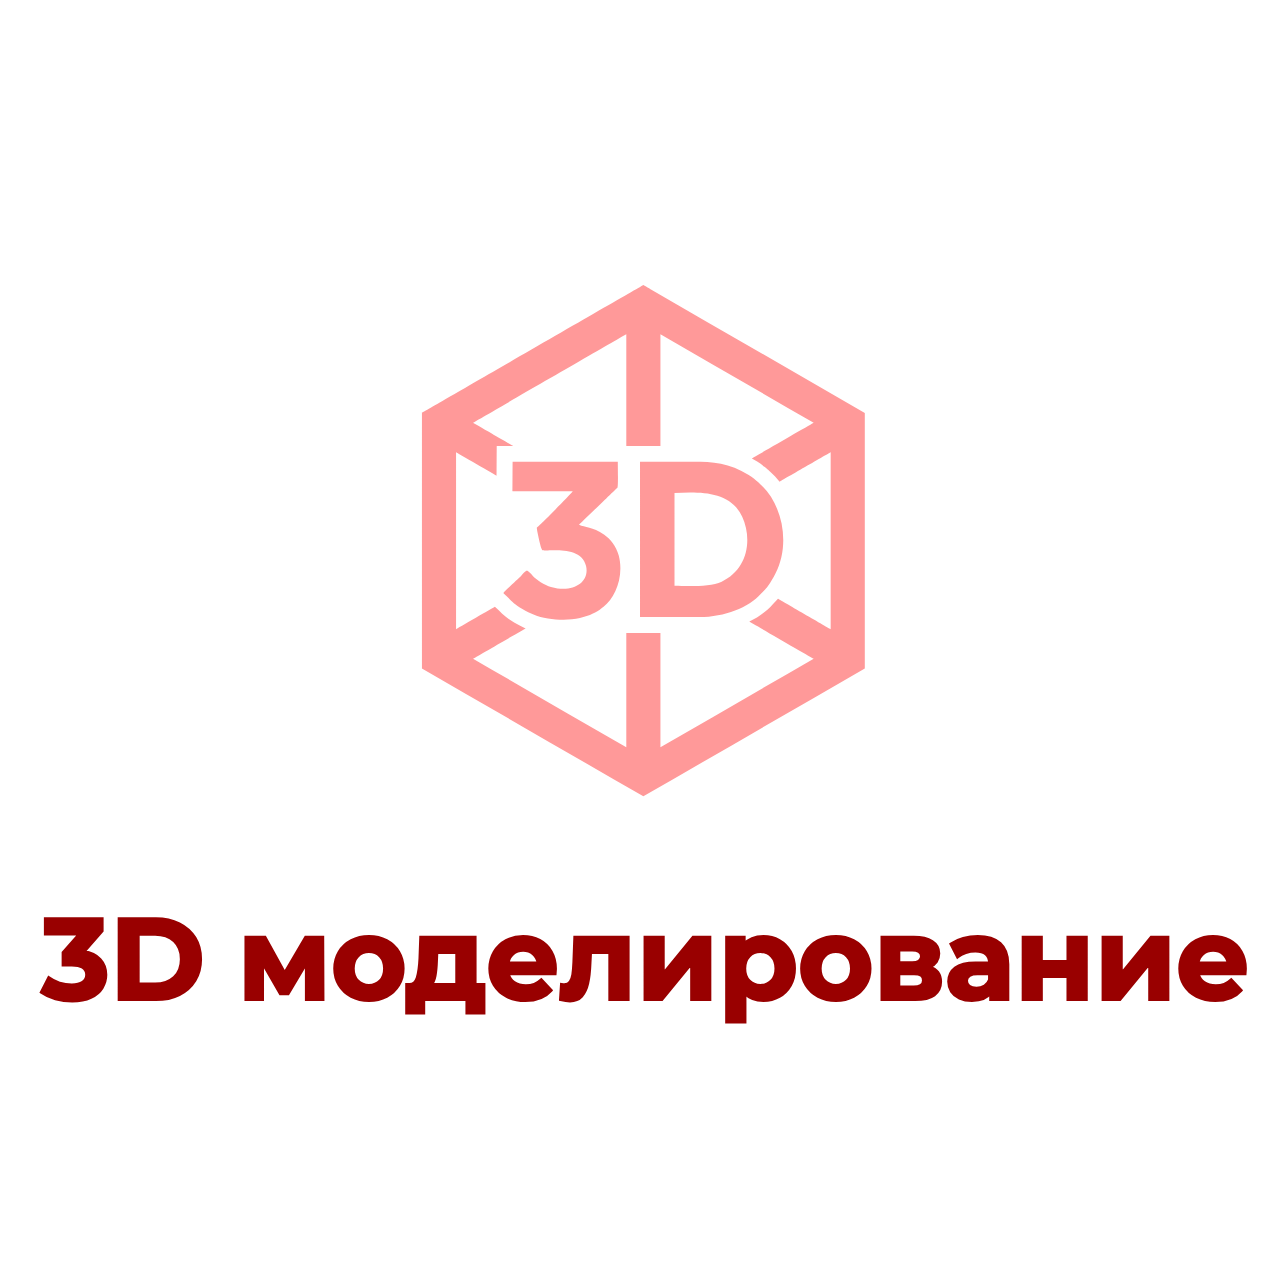
<file: resources/animations/3dModelling.html>
<!DOCTYPE html>
<html xmlns="http://www.w3.org/1999/xhtml">
<meta charset="UTF-8">

<head>
    <style>
        body {
            margin: 0px;
            height: 100%;
            overflow: hidden;
        }

        #lottie {
            width: 100%;
            height: 100%;
            display: block;
            overflow: hidden;
            transform: translate3d(0, 0, 0);
            text-align: center;
            opacity: 1;
        }
    </style>
</head>

<body>
    <!-- build:scripto -->
    <script>
        "undefined" != typeof navigator && function (t, e) { "object" == typeof exports && "undefined" != typeof module ? module.exports = e() : "function" == typeof define && define.amd ? define(e) : (t = "undefined" != typeof globalThis ? globalThis : t || self).lottie = e() }(this, (function () { "use strict"; var svgNS = "http://www.w3.org/2000/svg", locationHref = "", _useWebWorker = !1, initialDefaultFrame = -999999, setWebWorker = function (t) { _useWebWorker = !!t }, getWebWorker = function () { return _useWebWorker }, setLocationHref = function (t) { locationHref = t }, getLocationHref = function () { return locationHref }; function createTag(t) { return document.createElement(t) } function extendPrototype(t, e) { var i, r, s = t.length; for (i = 0; i < s; i += 1)for (var a in r = t[i].prototype) Object.prototype.hasOwnProperty.call(r, a) && (e.prototype[a] = r[a]) } function getDescriptor(t, e) { return Object.getOwnPropertyDescriptor(t, e) } function createProxyFunction(t) { function e() { } return e.prototype = t, e } var audioControllerFactory = function () { function t(t) { this.audios = [], this.audioFactory = t, this._volume = 1, this._isMuted = !1 } return t.prototype = { addAudio: function (t) { this.audios.push(t) }, pause: function () { var t, e = this.audios.length; for (t = 0; t < e; t += 1)this.audios[t].pause() }, resume: function () { var t, e = this.audios.length; for (t = 0; t < e; t += 1)this.audios[t].resume() }, setRate: function (t) { var e, i = this.audios.length; for (e = 0; e < i; e += 1)this.audios[e].setRate(t) }, createAudio: function (t) { return this.audioFactory ? this.audioFactory(t) : window.Howl ? new window.Howl({ src: [t] }) : { isPlaying: !1, play: function () { this.isPlaying = !0 }, seek: function () { this.isPlaying = !1 }, playing: function () { }, rate: function () { }, setVolume: function () { } } }, setAudioFactory: function (t) { this.audioFactory = t }, setVolume: function (t) { this._volume = t, this._updateVolume() }, mute: function () { this._isMuted = !0, this._updateVolume() }, unmute: function () { this._isMuted = !1, this._updateVolume() }, getVolume: function () { return this._volume }, _updateVolume: function () { var t, e = this.audios.length; for (t = 0; t < e; t += 1)this.audios[t].volume(this._volume * (this._isMuted ? 0 : 1)) } }, function () { return new t } }(), createTypedArray = function () { function t(t, e) { var i, r = 0, s = []; switch (t) { case "int16": case "uint8c": i = 1; break; default: i = 1.1 }for (r = 0; r < e; r += 1)s.push(i); return s } return "function" == typeof Uint8ClampedArray && "function" == typeof Float32Array ? function (e, i) { return "float32" === e ? new Float32Array(i) : "int16" === e ? new Int16Array(i) : "uint8c" === e ? new Uint8ClampedArray(i) : t(e, i) } : t }(); function createSizedArray(t) { return Array.apply(null, { length: t }) } function _typeof$6(t) { return _typeof$6 = "function" == typeof Symbol && "symbol" == typeof Symbol.iterator ? function (t) { return typeof t } : function (t) { return t && "function" == typeof Symbol && t.constructor === Symbol && t !== Symbol.prototype ? "symbol" : typeof t }, _typeof$6(t) } var subframeEnabled = !0, expressionsPlugin = null, expressionsInterfaces = null, idPrefix$1 = "", isSafari = /^((?!chrome|android).)*safari/i.test(navigator.userAgent), _shouldRoundValues = !1, bmPow = Math.pow, bmSqrt = Math.sqrt, bmFloor = Math.floor, bmMax = Math.max, bmMin = Math.min, BMMath = {}; function ProjectInterface$1() { return {} } !function () { var t, e = ["abs", "acos", "acosh", "asin", "asinh", "atan", "atanh", "atan2", "ceil", "cbrt", "expm1", "clz32", "cos", "cosh", "exp", "floor", "fround", "hypot", "imul", "log", "log1p", "log2", "log10", "max", "min", "pow", "random", "round", "sign", "sin", "sinh", "sqrt", "tan", "tanh", "trunc", "E", "LN10", "LN2", "LOG10E", "LOG2E", "PI", "SQRT1_2", "SQRT2"], i = e.length; for (t = 0; t < i; t += 1)BMMath[e[t]] = Math[e[t]] }(), BMMath.random = Math.random, BMMath.abs = function (t) { if ("object" === _typeof$6(t) && t.length) { var e, i = createSizedArray(t.length), r = t.length; for (e = 0; e < r; e += 1)i[e] = Math.abs(t[e]); return i } return Math.abs(t) }; var defaultCurveSegments = 150, degToRads = Math.PI / 180, roundCorner = .5519; function roundValues(t) { _shouldRoundValues = !!t } function bmRnd(t) { return _shouldRoundValues ? Math.round(t) : t } function styleDiv(t) { t.style.position = "absolute", t.style.top = 0, t.style.left = 0, t.style.display = "block", t.style.transformOrigin = "0 0", t.style.webkitTransformOrigin = "0 0", t.style.backfaceVisibility = "visible", t.style.webkitBackfaceVisibility = "visible", t.style.transformStyle = "preserve-3d", t.style.webkitTransformStyle = "preserve-3d", t.style.mozTransformStyle = "preserve-3d" } function BMEnterFrameEvent(t, e, i, r) { this.type = t, this.currentTime = e, this.totalTime = i, this.direction = r < 0 ? -1 : 1 } function BMCompleteEvent(t, e) { this.type = t, this.direction = e < 0 ? -1 : 1 } function BMCompleteLoopEvent(t, e, i, r) { this.type = t, this.currentLoop = i, this.totalLoops = e, this.direction = r < 0 ? -1 : 1 } function BMSegmentStartEvent(t, e, i) { this.type = t, this.firstFrame = e, this.totalFrames = i } function BMDestroyEvent(t, e) { this.type = t, this.target = e } function BMRenderFrameErrorEvent(t, e) { this.type = "renderFrameError", this.nativeError = t, this.currentTime = e } function BMConfigErrorEvent(t) { this.type = "configError", this.nativeError = t } function BMAnimationConfigErrorEvent(t, e) { this.type = t, this.nativeError = e } var createElementID = (_count = 0, function () { return idPrefix$1 + "__lottie_element_" + (_count += 1) }), _count; function HSVtoRGB(t, e, i) { var r, s, a, n, o, h, l, p; switch (h = i * (1 - e), l = i * (1 - (o = 6 * t - (n = Math.floor(6 * t))) * e), p = i * (1 - (1 - o) * e), n % 6) { case 0: r = i, s = p, a = h; break; case 1: r = l, s = i, a = h; break; case 2: r = h, s = i, a = p; break; case 3: r = h, s = l, a = i; break; case 4: r = p, s = h, a = i; break; case 5: r = i, s = h, a = l }return [r, s, a] } function RGBtoHSV(t, e, i) { var r, s = Math.max(t, e, i), a = Math.min(t, e, i), n = s - a, o = 0 === s ? 0 : n / s, h = s / 255; switch (s) { case a: r = 0; break; case t: r = e - i + n * (e < i ? 6 : 0), r /= 6 * n; break; case e: r = i - t + 2 * n, r /= 6 * n; break; case i: r = t - e + 4 * n, r /= 6 * n }return [r, o, h] } function addSaturationToRGB(t, e) { var i = RGBtoHSV(255 * t[0], 255 * t[1], 255 * t[2]); return i[1] += e, i[1] > 1 ? i[1] = 1 : i[1] <= 0 && (i[1] = 0), HSVtoRGB(i[0], i[1], i[2]) } function addBrightnessToRGB(t, e) { var i = RGBtoHSV(255 * t[0], 255 * t[1], 255 * t[2]); return i[2] += e, i[2] > 1 ? i[2] = 1 : i[2] < 0 && (i[2] = 0), HSVtoRGB(i[0], i[1], i[2]) } function addHueToRGB(t, e) { var i = RGBtoHSV(255 * t[0], 255 * t[1], 255 * t[2]); return i[0] += e / 360, i[0] > 1 ? i[0] -= 1 : i[0] < 0 && (i[0] += 1), HSVtoRGB(i[0], i[1], i[2]) } var rgbToHex = function () { var t, e, i = []; for (t = 0; t < 256; t += 1)e = t.toString(16), i[t] = 1 === e.length ? "0" + e : e; return function (t, e, r) { return t < 0 && (t = 0), e < 0 && (e = 0), r < 0 && (r = 0), "#" + i[t] + i[e] + i[r] } }(), setSubframeEnabled = function (t) { subframeEnabled = !!t }, getSubframeEnabled = function () { return subframeEnabled }, setExpressionsPlugin = function (t) { expressionsPlugin = t }, getExpressionsPlugin = function () { return expressionsPlugin }, setExpressionInterfaces = function (t) { expressionsInterfaces = t }, getExpressionInterfaces = function () { return expressionsInterfaces }, setDefaultCurveSegments = function (t) { defaultCurveSegments = t }, getDefaultCurveSegments = function () { return defaultCurveSegments }, setIdPrefix = function (t) { idPrefix$1 = t }, getIdPrefix = function () { return idPrefix$1 }; function createNS(t) { return document.createElementNS(svgNS, t) } function _typeof$5(t) { return _typeof$5 = "function" == typeof Symbol && "symbol" == typeof Symbol.iterator ? function (t) { return typeof t } : function (t) { return t && "function" == typeof Symbol && t.constructor === Symbol && t !== Symbol.prototype ? "symbol" : typeof t }, _typeof$5(t) } var dataManager = function () { var t, e, i = 1, r = [], s = { onmessage: function () { }, postMessage: function (e) { t({ data: e }) } }, a = { postMessage: function (t) { s.onmessage({ data: t }) } }; function n() { e || (e = function (e) { if (window.Worker && window.Blob && getWebWorker()) { var i = new Blob(["var _workerSelf = self; self.onmessage = ", e.toString()], { type: "text/javascript" }), r = URL.createObjectURL(i); return new Worker(r) } return t = e, s }((function (t) { if (a.dataManager || (a.dataManager = function () { function t(s, a) { var n, o, h, l, p, m, c = s.length; for (o = 0; o < c; o += 1)if ("ks" in (n = s[o]) && !n.completed) { if (n.completed = !0, n.hasMask) { var d = n.masksProperties; for (l = d.length, h = 0; h < l; h += 1)if (d[h].pt.k.i) r(d[h].pt.k); else for (m = d[h].pt.k.length, p = 0; p < m; p += 1)d[h].pt.k[p].s && r(d[h].pt.k[p].s[0]), d[h].pt.k[p].e && r(d[h].pt.k[p].e[0]) } 0 === n.ty ? (n.layers = e(n.refId, a), t(n.layers, a)) : 4 === n.ty ? i(n.shapes) : 5 === n.ty && f(n) } } function e(t, e) { var i = function (t, e) { for (var i = 0, r = e.length; i < r;) { if (e[i].id === t) return e[i]; i += 1 } return null }(t, e); return i ? i.layers.__used ? JSON.parse(JSON.stringify(i.layers)) : (i.layers.__used = !0, i.layers) : null } function i(t) { var e, s, a; for (e = t.length - 1; e >= 0; e -= 1)if ("sh" === t[e].ty) if (t[e].ks.k.i) r(t[e].ks.k); else for (a = t[e].ks.k.length, s = 0; s < a; s += 1)t[e].ks.k[s].s && r(t[e].ks.k[s].s[0]), t[e].ks.k[s].e && r(t[e].ks.k[s].e[0]); else "gr" === t[e].ty && i(t[e].it) } function r(t) { var e, i = t.i.length; for (e = 0; e < i; e += 1)t.i[e][0] += t.v[e][0], t.i[e][1] += t.v[e][1], t.o[e][0] += t.v[e][0], t.o[e][1] += t.v[e][1] } function s(t, e) { var i = e ? e.split(".") : [100, 100, 100]; return t[0] > i[0] || !(i[0] > t[0]) && (t[1] > i[1] || !(i[1] > t[1]) && (t[2] > i[2] || !(i[2] > t[2]) && null)) } var a, n = function () { var t = [4, 4, 14]; function e(t) { var e, i, r, s = t.length; for (e = 0; e < s; e += 1)5 === t[e].ty && (r = void 0, r = (i = t[e]).t.d, i.t.d = { k: [{ s: r, t: 0 }] }) } return function (i) { if (s(t, i.v) && (e(i.layers), i.assets)) { var r, a = i.assets.length; for (r = 0; r < a; r += 1)i.assets[r].layers && e(i.assets[r].layers) } } }(), o = (a = [4, 7, 99], function (t) { if (t.chars && !s(a, t.v)) { var e, r = t.chars.length; for (e = 0; e < r; e += 1) { var n = t.chars[e]; n.data && n.data.shapes && (i(n.data.shapes), n.data.ip = 0, n.data.op = 99999, n.data.st = 0, n.data.sr = 1, n.data.ks = { p: { k: [0, 0], a: 0 }, s: { k: [100, 100], a: 0 }, a: { k: [0, 0], a: 0 }, r: { k: 0, a: 0 }, o: { k: 100, a: 0 } }, t.chars[e].t || (n.data.shapes.push({ ty: "no" }), n.data.shapes[0].it.push({ p: { k: [0, 0], a: 0 }, s: { k: [100, 100], a: 0 }, a: { k: [0, 0], a: 0 }, r: { k: 0, a: 0 }, o: { k: 100, a: 0 }, sk: { k: 0, a: 0 }, sa: { k: 0, a: 0 }, ty: "tr" }))) } } }), h = function () { var t = [5, 7, 15]; function e(t) { var e, i, r = t.length; for (e = 0; e < r; e += 1)5 === t[e].ty && (i = void 0, "number" == typeof (i = t[e].t.p).a && (i.a = { a: 0, k: i.a }), "number" == typeof i.p && (i.p = { a: 0, k: i.p }), "number" == typeof i.r && (i.r = { a: 0, k: i.r })) } return function (i) { if (s(t, i.v) && (e(i.layers), i.assets)) { var r, a = i.assets.length; for (r = 0; r < a; r += 1)i.assets[r].layers && e(i.assets[r].layers) } } }(), l = function () { var t = [4, 1, 9]; function e(t) { var i, r, s, a = t.length; for (i = 0; i < a; i += 1)if ("gr" === t[i].ty) e(t[i].it); else if ("fl" === t[i].ty || "st" === t[i].ty) if (t[i].c.k && t[i].c.k[0].i) for (s = t[i].c.k.length, r = 0; r < s; r += 1)t[i].c.k[r].s && (t[i].c.k[r].s[0] /= 255, t[i].c.k[r].s[1] /= 255, t[i].c.k[r].s[2] /= 255, t[i].c.k[r].s[3] /= 255), t[i].c.k[r].e && (t[i].c.k[r].e[0] /= 255, t[i].c.k[r].e[1] /= 255, t[i].c.k[r].e[2] /= 255, t[i].c.k[r].e[3] /= 255); else t[i].c.k[0] /= 255, t[i].c.k[1] /= 255, t[i].c.k[2] /= 255, t[i].c.k[3] /= 255 } function i(t) { var i, r = t.length; for (i = 0; i < r; i += 1)4 === t[i].ty && e(t[i].shapes) } return function (e) { if (s(t, e.v) && (i(e.layers), e.assets)) { var r, a = e.assets.length; for (r = 0; r < a; r += 1)e.assets[r].layers && i(e.assets[r].layers) } } }(), p = function () { var t = [4, 4, 18]; function e(t) { var i, r, s; for (i = t.length - 1; i >= 0; i -= 1)if ("sh" === t[i].ty) if (t[i].ks.k.i) t[i].ks.k.c = t[i].closed; else for (s = t[i].ks.k.length, r = 0; r < s; r += 1)t[i].ks.k[r].s && (t[i].ks.k[r].s[0].c = t[i].closed), t[i].ks.k[r].e && (t[i].ks.k[r].e[0].c = t[i].closed); else "gr" === t[i].ty && e(t[i].it) } function i(t) { var i, r, s, a, n, o, h = t.length; for (r = 0; r < h; r += 1) { if ((i = t[r]).hasMask) { var l = i.masksProperties; for (a = l.length, s = 0; s < a; s += 1)if (l[s].pt.k.i) l[s].pt.k.c = l[s].cl; else for (o = l[s].pt.k.length, n = 0; n < o; n += 1)l[s].pt.k[n].s && (l[s].pt.k[n].s[0].c = l[s].cl), l[s].pt.k[n].e && (l[s].pt.k[n].e[0].c = l[s].cl) } 4 === i.ty && e(i.shapes) } } return function (e) { if (s(t, e.v) && (i(e.layers), e.assets)) { var r, a = e.assets.length; for (r = 0; r < a; r += 1)e.assets[r].layers && i(e.assets[r].layers) } } }(); function f(t) { 0 === t.t.a.length && t.t.p } var m = { completeData: function (i) { i.__complete || (l(i), n(i), o(i), h(i), p(i), t(i.layers, i.assets), function (i, r) { if (i) { var s = 0, a = i.length; for (s = 0; s < a; s += 1)1 === i[s].t && (i[s].data.layers = e(i[s].data.refId, r), t(i[s].data.layers, r)) } }(i.chars, i.assets), i.__complete = !0) } }; return m.checkColors = l, m.checkChars = o, m.checkPathProperties = h, m.checkShapes = p, m.completeLayers = t, m }()), a.assetLoader || (a.assetLoader = function () { function t(t) { var e = t.getResponseHeader("content-type"); return e && "json" === t.responseType && -1 !== e.indexOf("json") || t.response && "object" === _typeof$5(t.response) ? t.response : t.response && "string" == typeof t.response ? JSON.parse(t.response) : t.responseText ? JSON.parse(t.responseText) : null } return { load: function (e, i, r, s) { var a, n = new XMLHttpRequest; try { n.responseType = "json" } catch (t) { } n.onreadystatechange = function () { if (4 === n.readyState) if (200 === n.status) a = t(n), r(a); else try { a = t(n), r(a) } catch (t) { s && s(t) } }; try { n.open(["G", "E", "T"].join(""), e, !0) } catch (t) { n.open(["G", "E", "T"].join(""), i + "/" + e, !0) } n.send() } } }()), "loadAnimation" === t.data.type) a.assetLoader.load(t.data.path, t.data.fullPath, (function (e) { a.dataManager.completeData(e), a.postMessage({ id: t.data.id, payload: e, status: "success" }) }), (function () { a.postMessage({ id: t.data.id, status: "error" }) })); else if ("complete" === t.data.type) { var e = t.data.animation; a.dataManager.completeData(e), a.postMessage({ id: t.data.id, payload: e, status: "success" }) } else "loadData" === t.data.type && a.assetLoader.load(t.data.path, t.data.fullPath, (function (e) { a.postMessage({ id: t.data.id, payload: e, status: "success" }) }), (function () { a.postMessage({ id: t.data.id, status: "error" }) })) })), e.onmessage = function (t) { var e = t.data, i = e.id, s = r[i]; r[i] = null, "success" === e.status ? s.onComplete(e.payload) : s.onError && s.onError() }) } function o(t, e) { var s = "processId_" + (i += 1); return r[s] = { onComplete: t, onError: e }, s } return { loadAnimation: function (t, i, r) { n(); var s = o(i, r); e.postMessage({ type: "loadAnimation", path: t, fullPath: window.location.origin + window.location.pathname, id: s }) }, loadData: function (t, i, r) { n(); var s = o(i, r); e.postMessage({ type: "loadData", path: t, fullPath: window.location.origin + window.location.pathname, id: s }) }, completeAnimation: function (t, i, r) { n(); var s = o(i, r); e.postMessage({ type: "complete", animation: t, id: s }) } } }(), ImagePreloader = function () { var t = function () { var t = createTag("canvas"); t.width = 1, t.height = 1; var e = t.getContext("2d"); return e.fillStyle = "rgba(0,0,0,0)", e.fillRect(0, 0, 1, 1), t }(); function e() { this.loadedAssets += 1, this.loadedAssets === this.totalImages && this.loadedFootagesCount === this.totalFootages && this.imagesLoadedCb && this.imagesLoadedCb(null) } function i() { this.loadedFootagesCount += 1, this.loadedAssets === this.totalImages && this.loadedFootagesCount === this.totalFootages && this.imagesLoadedCb && this.imagesLoadedCb(null) } function r(t, e, i) { var r = ""; if (t.e) r = t.p; else if (e) { var s = t.p; -1 !== s.indexOf("images/") && (s = s.split("/")[1]), r = e + s } else r = i, r += t.u ? t.u : "", r += t.p; return r } function s(t) { var e = 0, i = setInterval(function () { (t.getBBox().width || e > 500) && (this._imageLoaded(), clearInterval(i)), e += 1 }.bind(this), 50) } function a(t) { var e = { assetData: t }, i = r(t, this.assetsPath, this.path); return dataManager.loadData(i, function (t) { e.img = t, this._footageLoaded() }.bind(this), function () { e.img = {}, this._footageLoaded() }.bind(this)), e } function n() { this._imageLoaded = e.bind(this), this._footageLoaded = i.bind(this), this.testImageLoaded = s.bind(this), this.createFootageData = a.bind(this), this.assetsPath = "", this.path = "", this.totalImages = 0, this.totalFootages = 0, this.loadedAssets = 0, this.loadedFootagesCount = 0, this.imagesLoadedCb = null, this.images = [] } return n.prototype = { loadAssets: function (t, e) { var i; this.imagesLoadedCb = e; var r = t.length; for (i = 0; i < r; i += 1)t[i].layers || (t[i].t && "seq" !== t[i].t ? 3 === t[i].t && (this.totalFootages += 1, this.images.push(this.createFootageData(t[i]))) : (this.totalImages += 1, this.images.push(this._createImageData(t[i])))) }, setAssetsPath: function (t) { this.assetsPath = t || "" }, setPath: function (t) { this.path = t || "" }, loadedImages: function () { return this.totalImages === this.loadedAssets }, loadedFootages: function () { return this.totalFootages === this.loadedFootagesCount }, destroy: function () { this.imagesLoadedCb = null, this.images.length = 0 }, getAsset: function (t) { for (var e = 0, i = this.images.length; e < i;) { if (this.images[e].assetData === t) return this.images[e].img; e += 1 } return null }, createImgData: function (e) { var i = r(e, this.assetsPath, this.path), s = createTag("img"); s.crossOrigin = "anonymous", s.addEventListener("load", this._imageLoaded, !1), s.addEventListener("error", function () { a.img = t, this._imageLoaded() }.bind(this), !1), s.src = i; var a = { img: s, assetData: e }; return a }, createImageData: function (e) { var i = r(e, this.assetsPath, this.path), s = createNS("image"); isSafari ? this.testImageLoaded(s) : s.addEventListener("load", this._imageLoaded, !1), s.addEventListener("error", function () { a.img = t, this._imageLoaded() }.bind(this), !1), s.setAttributeNS("http://www.w3.org/1999/xlink", "href", i), this._elementHelper.append ? this._elementHelper.append(s) : this._elementHelper.appendChild(s); var a = { img: s, assetData: e }; return a }, imageLoaded: e, footageLoaded: i, setCacheType: function (t, e) { "svg" === t ? (this._elementHelper = e, this._createImageData = this.createImageData.bind(this)) : this._createImageData = this.createImgData.bind(this) } }, n }(); function BaseEvent() { } BaseEvent.prototype = { triggerEvent: function (t, e) { if (this._cbs[t]) for (var i = this._cbs[t], r = 0; r < i.length; r += 1)i[r](e) }, addEventListener: function (t, e) { return this._cbs[t] || (this._cbs[t] = []), this._cbs[t].push(e), function () { this.removeEventListener(t, e) }.bind(this) }, removeEventListener: function (t, e) { if (e) { if (this._cbs[t]) { for (var i = 0, r = this._cbs[t].length; i < r;)this._cbs[t][i] === e && (this._cbs[t].splice(i, 1), i -= 1, r -= 1), i += 1; this._cbs[t].length || (this._cbs[t] = null) } } else this._cbs[t] = null } }; var markerParser = function () { function t(t) { for (var e, i = t.split("\r\n"), r = {}, s = 0, a = 0; a < i.length; a += 1)2 === (e = i[a].split(":")).length && (r[e[0]] = e[1].trim(), s += 1); if (0 === s) throw new Error; return r } return function (e) { for (var i = [], r = 0; r < e.length; r += 1) { var s = e[r], a = { time: s.tm, duration: s.dr }; try { a.payload = JSON.parse(e[r].cm) } catch (i) { try { a.payload = t(e[r].cm) } catch (t) { a.payload = { name: e[r].cm } } } i.push(a) } return i } }(), ProjectInterface = function () { function t(t) { this.compositions.push(t) } return function () { function e(t) { for (var e = 0, i = this.compositions.length; e < i;) { if (this.compositions[e].data && this.compositions[e].data.nm === t) return this.compositions[e].prepareFrame && this.compositions[e].data.xt && this.compositions[e].prepareFrame(this.currentFrame), this.compositions[e].compInterface; e += 1 } return null } return e.compositions = [], e.currentFrame = 0, e.registerComposition = t, e } }(), renderers = {}, registerRenderer = function (t, e) { renderers[t] = e }; function getRenderer(t) { return renderers[t] } function getRegisteredRenderer() { if (renderers.canvas) return "canvas"; for (var t in renderers) if (renderers[t]) return t; return "" } function _typeof$4(t) { return _typeof$4 = "function" == typeof Symbol && "symbol" == typeof Symbol.iterator ? function (t) { return typeof t } : function (t) { return t && "function" == typeof Symbol && t.constructor === Symbol && t !== Symbol.prototype ? "symbol" : typeof t }, _typeof$4(t) } var AnimationItem = function () { this._cbs = [], this.name = "", this.path = "", this.isLoaded = !1, this.currentFrame = 0, this.currentRawFrame = 0, this.firstFrame = 0, this.totalFrames = 0, this.frameRate = 0, this.frameMult = 0, this.playSpeed = 1, this.playDirection = 1, this.playCount = 0, this.animationData = {}, this.assets = [], this.isPaused = !0, this.autoplay = !1, this.loop = !0, this.renderer = null, this.animationID = createElementID(), this.assetsPath = "", this.timeCompleted = 0, this.segmentPos = 0, this.isSubframeEnabled = getSubframeEnabled(), this.segments = [], this._idle = !0, this._completedLoop = !1, this.projectInterface = ProjectInterface(), this.imagePreloader = new ImagePreloader, this.audioController = audioControllerFactory(), this.markers = [], this.configAnimation = this.configAnimation.bind(this), this.onSetupError = this.onSetupError.bind(this), this.onSegmentComplete = this.onSegmentComplete.bind(this), this.drawnFrameEvent = new BMEnterFrameEvent("drawnFrame", 0, 0, 0), this.expressionsPlugin = getExpressionsPlugin() }; extendPrototype([BaseEvent], AnimationItem), AnimationItem.prototype.setParams = function (t) { (t.wrapper || t.container) && (this.wrapper = t.wrapper || t.container); var e = "svg"; t.animType ? e = t.animType : t.renderer && (e = t.renderer); var i = getRenderer(e); this.renderer = new i(this, t.rendererSettings), this.imagePreloader.setCacheType(e, this.renderer.globalData.defs), this.renderer.setProjectInterface(this.projectInterface), this.animType = e, "" === t.loop || null === t.loop || void 0 === t.loop || !0 === t.loop ? this.loop = !0 : !1 === t.loop ? this.loop = !1 : this.loop = parseInt(t.loop, 10), this.autoplay = !("autoplay" in t) || t.autoplay, this.name = t.name ? t.name : "", this.autoloadSegments = !Object.prototype.hasOwnProperty.call(t, "autoloadSegments") || t.autoloadSegments, this.assetsPath = t.assetsPath, this.initialSegment = t.initialSegment, t.audioFactory && this.audioController.setAudioFactory(t.audioFactory), t.animationData ? this.setupAnimation(t.animationData) : t.path && (-1 !== t.path.lastIndexOf("\\") ? this.path = t.path.substr(0, t.path.lastIndexOf("\\") + 1) : this.path = t.path.substr(0, t.path.lastIndexOf("/") + 1), this.fileName = t.path.substr(t.path.lastIndexOf("/") + 1), this.fileName = this.fileName.substr(0, this.fileName.lastIndexOf(".json")), dataManager.loadAnimation(t.path, this.configAnimation, this.onSetupError)) }, AnimationItem.prototype.onSetupError = function () { this.trigger("data_failed") }, AnimationItem.prototype.setupAnimation = function (t) { dataManager.completeAnimation(t, this.configAnimation) }, AnimationItem.prototype.setData = function (t, e) { e && "object" !== _typeof$4(e) && (e = JSON.parse(e)); var i = { wrapper: t, animationData: e }, r = t.attributes; i.path = r.getNamedItem("data-animation-path") ? r.getNamedItem("data-animation-path").value : r.getNamedItem("data-bm-path") ? r.getNamedItem("data-bm-path").value : r.getNamedItem("bm-path") ? r.getNamedItem("bm-path").value : "", i.animType = r.getNamedItem("data-anim-type") ? r.getNamedItem("data-anim-type").value : r.getNamedItem("data-bm-type") ? r.getNamedItem("data-bm-type").value : r.getNamedItem("bm-type") ? r.getNamedItem("bm-type").value : r.getNamedItem("data-bm-renderer") ? r.getNamedItem("data-bm-renderer").value : r.getNamedItem("bm-renderer") ? r.getNamedItem("bm-renderer").value : getRegisteredRenderer() || "canvas"; var s = r.getNamedItem("data-anim-loop") ? r.getNamedItem("data-anim-loop").value : r.getNamedItem("data-bm-loop") ? r.getNamedItem("data-bm-loop").value : r.getNamedItem("bm-loop") ? r.getNamedItem("bm-loop").value : ""; "false" === s ? i.loop = !1 : "true" === s ? i.loop = !0 : "" !== s && (i.loop = parseInt(s, 10)); var a = r.getNamedItem("data-anim-autoplay") ? r.getNamedItem("data-anim-autoplay").value : r.getNamedItem("data-bm-autoplay") ? r.getNamedItem("data-bm-autoplay").value : !r.getNamedItem("bm-autoplay") || r.getNamedItem("bm-autoplay").value; i.autoplay = "false" !== a, i.name = r.getNamedItem("data-name") ? r.getNamedItem("data-name").value : r.getNamedItem("data-bm-name") ? r.getNamedItem("data-bm-name").value : r.getNamedItem("bm-name") ? r.getNamedItem("bm-name").value : "", "false" === (r.getNamedItem("data-anim-prerender") ? r.getNamedItem("data-anim-prerender").value : r.getNamedItem("data-bm-prerender") ? r.getNamedItem("data-bm-prerender").value : r.getNamedItem("bm-prerender") ? r.getNamedItem("bm-prerender").value : "") && (i.prerender = !1), i.path ? this.setParams(i) : this.trigger("destroy") }, AnimationItem.prototype.includeLayers = function (t) { t.op > this.animationData.op && (this.animationData.op = t.op, this.totalFrames = Math.floor(t.op - this.animationData.ip)); var e, i, r = this.animationData.layers, s = r.length, a = t.layers, n = a.length; for (i = 0; i < n; i += 1)for (e = 0; e < s;) { if (r[e].id === a[i].id) { r[e] = a[i]; break } e += 1 } if ((t.chars || t.fonts) && (this.renderer.globalData.fontManager.addChars(t.chars), this.renderer.globalData.fontManager.addFonts(t.fonts, this.renderer.globalData.defs)), t.assets) for (s = t.assets.length, e = 0; e < s; e += 1)this.animationData.assets.push(t.assets[e]); this.animationData.__complete = !1, dataManager.completeAnimation(this.animationData, this.onSegmentComplete) }, AnimationItem.prototype.onSegmentComplete = function (t) { this.animationData = t; var e = getExpressionsPlugin(); e && e.initExpressions(this), this.loadNextSegment() }, AnimationItem.prototype.loadNextSegment = function () { var t = this.animationData.segments; if (!t || 0 === t.length || !this.autoloadSegments) return this.trigger("data_ready"), void (this.timeCompleted = this.totalFrames); var e = t.shift(); this.timeCompleted = e.time * this.frameRate; var i = this.path + this.fileName + "_" + this.segmentPos + ".json"; this.segmentPos += 1, dataManager.loadData(i, this.includeLayers.bind(this), function () { this.trigger("data_failed") }.bind(this)) }, AnimationItem.prototype.loadSegments = function () { this.animationData.segments || (this.timeCompleted = this.totalFrames), this.loadNextSegment() }, AnimationItem.prototype.imagesLoaded = function () { this.trigger("loaded_images"), this.checkLoaded() }, AnimationItem.prototype.preloadImages = function () { this.imagePreloader.setAssetsPath(this.assetsPath), this.imagePreloader.setPath(this.path), this.imagePreloader.loadAssets(this.animationData.assets, this.imagesLoaded.bind(this)) }, AnimationItem.prototype.configAnimation = function (t) { if (this.renderer) try { this.animationData = t, this.initialSegment ? (this.totalFrames = Math.floor(this.initialSegment[1] - this.initialSegment[0]), this.firstFrame = Math.round(this.initialSegment[0])) : (this.totalFrames = Math.floor(this.animationData.op - this.animationData.ip), this.firstFrame = Math.round(this.animationData.ip)), this.renderer.configAnimation(t), t.assets || (t.assets = []), this.assets = this.animationData.assets, this.frameRate = this.animationData.fr, this.frameMult = this.animationData.fr / 1e3, this.renderer.searchExtraCompositions(t.assets), this.markers = markerParser(t.markers || []), this.trigger("config_ready"), this.preloadImages(), this.loadSegments(), this.updaFrameModifier(), this.waitForFontsLoaded(), this.isPaused && this.audioController.pause() } catch (t) { this.triggerConfigError(t) } }, AnimationItem.prototype.waitForFontsLoaded = function () { this.renderer && (this.renderer.globalData.fontManager.isLoaded ? this.checkLoaded() : setTimeout(this.waitForFontsLoaded.bind(this), 20)) }, AnimationItem.prototype.checkLoaded = function () { if (!this.isLoaded && this.renderer.globalData.fontManager.isLoaded && (this.imagePreloader.loadedImages() || "canvas" !== this.renderer.rendererType) && this.imagePreloader.loadedFootages()) { this.isLoaded = !0; var t = getExpressionsPlugin(); t && t.initExpressions(this), this.renderer.initItems(), setTimeout(function () { this.trigger("DOMLoaded") }.bind(this), 0), this.gotoFrame(), this.autoplay && this.play() } }, AnimationItem.prototype.resize = function (t, e) { var i = "number" == typeof t ? t : void 0, r = "number" == typeof e ? e : void 0; this.renderer.updateContainerSize(i, r) }, AnimationItem.prototype.setSubframe = function (t) { this.isSubframeEnabled = !!t }, AnimationItem.prototype.gotoFrame = function () { this.currentFrame = this.isSubframeEnabled ? this.currentRawFrame : ~~this.currentRawFrame, this.timeCompleted !== this.totalFrames && this.currentFrame > this.timeCompleted && (this.currentFrame = this.timeCompleted), this.trigger("enterFrame"), this.renderFrame(), this.trigger("drawnFrame") }, AnimationItem.prototype.renderFrame = function () { if (!1 !== this.isLoaded && this.renderer) try { this.expressionsPlugin && this.expressionsPlugin.resetFrame(), this.renderer.renderFrame(this.currentFrame + this.firstFrame) } catch (t) { this.triggerRenderFrameError(t) } }, AnimationItem.prototype.play = function (t) { t && this.name !== t || !0 === this.isPaused && (this.isPaused = !1, this.trigger("_play"), this.audioController.resume(), this._idle && (this._idle = !1, this.trigger("_active"))) }, AnimationItem.prototype.pause = function (t) { t && this.name !== t || !1 === this.isPaused && (this.isPaused = !0, this.trigger("_pause"), this._idle = !0, this.trigger("_idle"), this.audioController.pause()) }, AnimationItem.prototype.togglePause = function (t) { t && this.name !== t || (!0 === this.isPaused ? this.play() : this.pause()) }, AnimationItem.prototype.stop = function (t) { t && this.name !== t || (this.pause(), this.playCount = 0, this._completedLoop = !1, this.setCurrentRawFrameValue(0)) }, AnimationItem.prototype.getMarkerData = function (t) { for (var e, i = 0; i < this.markers.length; i += 1)if ((e = this.markers[i]).payload && e.payload.name === t) return e; return null }, AnimationItem.prototype.goToAndStop = function (t, e, i) { if (!i || this.name === i) { var r = Number(t); if (isNaN(r)) { var s = this.getMarkerData(t); s && this.goToAndStop(s.time, !0) } else e ? this.setCurrentRawFrameValue(t) : this.setCurrentRawFrameValue(t * this.frameModifier); this.pause() } }, AnimationItem.prototype.goToAndPlay = function (t, e, i) { if (!i || this.name === i) { var r = Number(t); if (isNaN(r)) { var s = this.getMarkerData(t); s && (s.duration ? this.playSegments([s.time, s.time + s.duration], !0) : this.goToAndStop(s.time, !0)) } else this.goToAndStop(r, e, i); this.play() } }, AnimationItem.prototype.advanceTime = function (t) { if (!0 !== this.isPaused && !1 !== this.isLoaded) { var e = this.currentRawFrame + t * this.frameModifier, i = !1; e >= this.totalFrames - 1 && this.frameModifier > 0 ? this.loop && this.playCount !== this.loop ? e >= this.totalFrames ? (this.playCount += 1, this.checkSegments(e % this.totalFrames) || (this.setCurrentRawFrameValue(e % this.totalFrames), this._completedLoop = !0, this.trigger("loopComplete"))) : this.setCurrentRawFrameValue(e) : this.checkSegments(e > this.totalFrames ? e % this.totalFrames : 0) || (i = !0, e = this.totalFrames - 1) : e < 0 ? this.checkSegments(e % this.totalFrames) || (!this.loop || this.playCount-- <= 0 && !0 !== this.loop ? (i = !0, e = 0) : (this.setCurrentRawFrameValue(this.totalFrames + e % this.totalFrames), this._completedLoop ? this.trigger("loopComplete") : this._completedLoop = !0)) : this.setCurrentRawFrameValue(e), i && (this.setCurrentRawFrameValue(e), this.pause(), this.trigger("complete")) } }, AnimationItem.prototype.adjustSegment = function (t, e) { this.playCount = 0, t[1] < t[0] ? (this.frameModifier > 0 && (this.playSpeed < 0 ? this.setSpeed(-this.playSpeed) : this.setDirection(-1)), this.totalFrames = t[0] - t[1], this.timeCompleted = this.totalFrames, this.firstFrame = t[1], this.setCurrentRawFrameValue(this.totalFrames - .001 - e)) : t[1] > t[0] && (this.frameModifier < 0 && (this.playSpeed < 0 ? this.setSpeed(-this.playSpeed) : this.setDirection(1)), this.totalFrames = t[1] - t[0], this.timeCompleted = this.totalFrames, this.firstFrame = t[0], this.setCurrentRawFrameValue(.001 + e)), this.trigger("segmentStart") }, AnimationItem.prototype.setSegment = function (t, e) { var i = -1; this.isPaused && (this.currentRawFrame + this.firstFrame < t ? i = t : this.currentRawFrame + this.firstFrame > e && (i = e - t)), this.firstFrame = t, this.totalFrames = e - t, this.timeCompleted = this.totalFrames, -1 !== i && this.goToAndStop(i, !0) }, AnimationItem.prototype.playSegments = function (t, e) { if (e && (this.segments.length = 0), "object" === _typeof$4(t[0])) { var i, r = t.length; for (i = 0; i < r; i += 1)this.segments.push(t[i]) } else this.segments.push(t); this.segments.length && e && this.adjustSegment(this.segments.shift(), 0), this.isPaused && this.play() }, AnimationItem.prototype.resetSegments = function (t) { this.segments.length = 0, this.segments.push([this.animationData.ip, this.animationData.op]), t && this.checkSegments(0) }, AnimationItem.prototype.checkSegments = function (t) { return !!this.segments.length && (this.adjustSegment(this.segments.shift(), t), !0) }, AnimationItem.prototype.destroy = function (t) { t && this.name !== t || !this.renderer || (this.renderer.destroy(), this.imagePreloader.destroy(), this.trigger("destroy"), this._cbs = null, this.onEnterFrame = null, this.onLoopComplete = null, this.onComplete = null, this.onSegmentStart = null, this.onDestroy = null, this.renderer = null, this.expressionsPlugin = null, this.imagePreloader = null, this.projectInterface = null) }, AnimationItem.prototype.setCurrentRawFrameValue = function (t) { this.currentRawFrame = t, this.gotoFrame() }, AnimationItem.prototype.setSpeed = function (t) { this.playSpeed = t, this.updaFrameModifier() }, AnimationItem.prototype.setDirection = function (t) { this.playDirection = t < 0 ? -1 : 1, this.updaFrameModifier() }, AnimationItem.prototype.setLoop = function (t) { this.loop = t }, AnimationItem.prototype.setVolume = function (t, e) { e && this.name !== e || this.audioController.setVolume(t) }, AnimationItem.prototype.getVolume = function () { return this.audioController.getVolume() }, AnimationItem.prototype.mute = function (t) { t && this.name !== t || this.audioController.mute() }, AnimationItem.prototype.unmute = function (t) { t && this.name !== t || this.audioController.unmute() }, AnimationItem.prototype.updaFrameModifier = function () { this.frameModifier = this.frameMult * this.playSpeed * this.playDirection, this.audioController.setRate(this.playSpeed * this.playDirection) }, AnimationItem.prototype.getPath = function () { return this.path }, AnimationItem.prototype.getAssetsPath = function (t) { var e = ""; if (t.e) e = t.p; else if (this.assetsPath) { var i = t.p; -1 !== i.indexOf("images/") && (i = i.split("/")[1]), e = this.assetsPath + i } else e = this.path, e += t.u ? t.u : "", e += t.p; return e }, AnimationItem.prototype.getAssetData = function (t) { for (var e = 0, i = this.assets.length; e < i;) { if (t === this.assets[e].id) return this.assets[e]; e += 1 } return null }, AnimationItem.prototype.hide = function () { this.renderer.hide() }, AnimationItem.prototype.show = function () { this.renderer.show() }, AnimationItem.prototype.getDuration = function (t) { return t ? this.totalFrames : this.totalFrames / this.frameRate }, AnimationItem.prototype.updateDocumentData = function (t, e, i) { try { this.renderer.getElementByPath(t).updateDocumentData(e, i) } catch (t) { } }, AnimationItem.prototype.trigger = function (t) { if (this._cbs && this._cbs[t]) switch (t) { case "enterFrame": this.triggerEvent(t, new BMEnterFrameEvent(t, this.currentFrame, this.totalFrames, this.frameModifier)); break; case "drawnFrame": this.drawnFrameEvent.currentTime = this.currentFrame, this.drawnFrameEvent.totalTime = this.totalFrames, this.drawnFrameEvent.direction = this.frameModifier, this.triggerEvent(t, this.drawnFrameEvent); break; case "loopComplete": this.triggerEvent(t, new BMCompleteLoopEvent(t, this.loop, this.playCount, this.frameMult)); break; case "complete": this.triggerEvent(t, new BMCompleteEvent(t, this.frameMult)); break; case "segmentStart": this.triggerEvent(t, new BMSegmentStartEvent(t, this.firstFrame, this.totalFrames)); break; case "destroy": this.triggerEvent(t, new BMDestroyEvent(t, this)); break; default: this.triggerEvent(t) }"enterFrame" === t && this.onEnterFrame && this.onEnterFrame.call(this, new BMEnterFrameEvent(t, this.currentFrame, this.totalFrames, this.frameMult)), "loopComplete" === t && this.onLoopComplete && this.onLoopComplete.call(this, new BMCompleteLoopEvent(t, this.loop, this.playCount, this.frameMult)), "complete" === t && this.onComplete && this.onComplete.call(this, new BMCompleteEvent(t, this.frameMult)), "segmentStart" === t && this.onSegmentStart && this.onSegmentStart.call(this, new BMSegmentStartEvent(t, this.firstFrame, this.totalFrames)), "destroy" === t && this.onDestroy && this.onDestroy.call(this, new BMDestroyEvent(t, this)) }, AnimationItem.prototype.triggerRenderFrameError = function (t) { var e = new BMRenderFrameErrorEvent(t, this.currentFrame); this.triggerEvent("error", e), this.onError && this.onError.call(this, e) }, AnimationItem.prototype.triggerConfigError = function (t) { var e = new BMConfigErrorEvent(t, this.currentFrame); this.triggerEvent("error", e), this.onError && this.onError.call(this, e) }; var animationManager = function () { var t = {}, e = [], i = 0, r = 0, s = 0, a = !0, n = !1; function o(t) { for (var i = 0, s = t.target; i < r;)e[i].animation === s && (e.splice(i, 1), i -= 1, r -= 1, s.isPaused || p()), i += 1 } function h(t, i) { if (!t) return null; for (var s = 0; s < r;) { if (e[s].elem === t && null !== e[s].elem) return e[s].animation; s += 1 } var a = new AnimationItem; return f(a, t), a.setData(t, i), a } function l() { s += 1, d() } function p() { s -= 1 } function f(t, i) { t.addEventListener("destroy", o), t.addEventListener("_active", l), t.addEventListener("_idle", p), e.push({ elem: i, animation: t }), r += 1 } function m(t) { var o, h = t - i; for (o = 0; o < r; o += 1)e[o].animation.advanceTime(h); i = t, s && !n ? window.requestAnimationFrame(m) : a = !0 } function c(t) { i = t, window.requestAnimationFrame(m) } function d() { !n && s && a && (window.requestAnimationFrame(c), a = !1) } return t.registerAnimation = h, t.loadAnimation = function (t) { var e = new AnimationItem; return f(e, null), e.setParams(t), e }, t.setSpeed = function (t, i) { var s; for (s = 0; s < r; s += 1)e[s].animation.setSpeed(t, i) }, t.setDirection = function (t, i) { var s; for (s = 0; s < r; s += 1)e[s].animation.setDirection(t, i) }, t.play = function (t) { var i; for (i = 0; i < r; i += 1)e[i].animation.play(t) }, t.pause = function (t) { var i; for (i = 0; i < r; i += 1)e[i].animation.pause(t) }, t.stop = function (t) { var i; for (i = 0; i < r; i += 1)e[i].animation.stop(t) }, t.togglePause = function (t) { var i; for (i = 0; i < r; i += 1)e[i].animation.togglePause(t) }, t.searchAnimations = function (t, e, i) { var r, s = [].concat([].slice.call(document.getElementsByClassName("lottie")), [].slice.call(document.getElementsByClassName("bodymovin"))), a = s.length; for (r = 0; r < a; r += 1)i && s[r].setAttribute("data-bm-type", i), h(s[r], t); if (e && 0 === a) { i || (i = "svg"); var n = document.getElementsByTagName("body")[0]; n.innerText = ""; var o = createTag("div"); o.style.width = "100%", o.style.height = "100%", o.setAttribute("data-bm-type", i), n.appendChild(o), h(o, t) } }, t.resize = function () { var t; for (t = 0; t < r; t += 1)e[t].animation.resize() }, t.goToAndStop = function (t, i, s) { var a; for (a = 0; a < r; a += 1)e[a].animation.goToAndStop(t, i, s) }, t.destroy = function (t) { var i; for (i = r - 1; i >= 0; i -= 1)e[i].animation.destroy(t) }, t.freeze = function () { n = !0 }, t.unfreeze = function () { n = !1, d() }, t.setVolume = function (t, i) { var s; for (s = 0; s < r; s += 1)e[s].animation.setVolume(t, i) }, t.mute = function (t) { var i; for (i = 0; i < r; i += 1)e[i].animation.mute(t) }, t.unmute = function (t) { var i; for (i = 0; i < r; i += 1)e[i].animation.unmute(t) }, t.getRegisteredAnimations = function () { var t, i = e.length, r = []; for (t = 0; t < i; t += 1)r.push(e[t].animation); return r }, t }(), BezierFactory = function () { var t = { getBezierEasing: function (t, i, r, s, a) { var n = a || ("bez_" + t + "_" + i + "_" + r + "_" + s).replace(/\./g, "p"); if (e[n]) return e[n]; var o = new l([t, i, r, s]); return e[n] = o, o } }, e = {}; var i = .1, r = "function" == typeof Float32Array; function s(t, e) { return 1 - 3 * e + 3 * t } function a(t, e) { return 3 * e - 6 * t } function n(t) { return 3 * t } function o(t, e, i) { return ((s(e, i) * t + a(e, i)) * t + n(e)) * t } function h(t, e, i) { return 3 * s(e, i) * t * t + 2 * a(e, i) * t + n(e) } function l(t) { this._p = t, this._mSampleValues = r ? new Float32Array(11) : new Array(11), this._precomputed = !1, this.get = this.get.bind(this) } return l.prototype = { get: function (t) { var e = this._p[0], i = this._p[1], r = this._p[2], s = this._p[3]; return this._precomputed || this._precompute(), e === i && r === s ? t : 0 === t ? 0 : 1 === t ? 1 : o(this._getTForX(t), i, s) }, _precompute: function () { var t = this._p[0], e = this._p[1], i = this._p[2], r = this._p[3]; this._precomputed = !0, t === e && i === r || this._calcSampleValues() }, _calcSampleValues: function () { for (var t = this._p[0], e = this._p[2], r = 0; r < 11; ++r)this._mSampleValues[r] = o(r * i, t, e) }, _getTForX: function (t) { for (var e = this._p[0], r = this._p[2], s = this._mSampleValues, a = 0, n = 1; 10 !== n && s[n] <= t; ++n)a += i; var l = a + (t - s[--n]) / (s[n + 1] - s[n]) * i, p = h(l, e, r); return p >= .001 ? function (t, e, i, r) { for (var s = 0; s < 4; ++s) { var a = h(e, i, r); if (0 === a) return e; e -= (o(e, i, r) - t) / a } return e }(t, l, e, r) : 0 === p ? l : function (t, e, i, r, s) { var a, n, h = 0; do { (a = o(n = e + (i - e) / 2, r, s) - t) > 0 ? i = n : e = n } while (Math.abs(a) > 1e-7 && ++h < 10); return n }(t, a, a + i, e, r) } }, t }(), pooling = { double: function (t) { return t.concat(createSizedArray(t.length)) } }, poolFactory = function (t, e, i) { var r = 0, s = t, a = createSizedArray(s); return { newElement: function () { return r ? a[r -= 1] : e() }, release: function (t) { r === s && (a = pooling.double(a), s *= 2), i && i(t), a[r] = t, r += 1 } } }, bezierLengthPool = poolFactory(8, (function () { return { addedLength: 0, percents: createTypedArray("float32", getDefaultCurveSegments()), lengths: createTypedArray("float32", getDefaultCurveSegments()) } })), segmentsLengthPool = poolFactory(8, (function () { return { lengths: [], totalLength: 0 } }), (function (t) { var e, i = t.lengths.length; for (e = 0; e < i; e += 1)bezierLengthPool.release(t.lengths[e]); t.lengths.length = 0 })); function bezFunction() { var t = Math; function e(t, e, i, r, s, a) { var n = t * r + e * s + i * a - s * r - a * t - i * e; return n > -.001 && n < .001 } var i = function (t, e, i, r) { var s, a, n, o, h, l, p = getDefaultCurveSegments(), f = 0, m = [], c = [], d = bezierLengthPool.newElement(); for (n = i.length, s = 0; s < p; s += 1) { for (h = s / (p - 1), l = 0, a = 0; a < n; a += 1)o = bmPow(1 - h, 3) * t[a] + 3 * bmPow(1 - h, 2) * h * i[a] + 3 * (1 - h) * bmPow(h, 2) * r[a] + bmPow(h, 3) * e[a], m[a] = o, null !== c[a] && (l += bmPow(m[a] - c[a], 2)), c[a] = m[a]; l && (f += l = bmSqrt(l)), d.percents[s] = h, d.lengths[s] = f } return d.addedLength = f, d }; function r(t) { this.segmentLength = 0, this.points = new Array(t) } function s(t, e) { this.partialLength = t, this.point = e } var a, n = (a = {}, function (t, i, n, o) { var h = (t[0] + "_" + t[1] + "_" + i[0] + "_" + i[1] + "_" + n[0] + "_" + n[1] + "_" + o[0] + "_" + o[1]).replace(/\./g, "p"); if (!a[h]) { var l, p, f, m, c, d, u, y = getDefaultCurveSegments(), g = 0, v = null; 2 === t.length && (t[0] !== i[0] || t[1] !== i[1]) && e(t[0], t[1], i[0], i[1], t[0] + n[0], t[1] + n[1]) && e(t[0], t[1], i[0], i[1], i[0] + o[0], i[1] + o[1]) && (y = 2); var b = new r(y); for (f = n.length, l = 0; l < y; l += 1) { for (u = createSizedArray(f), c = l / (y - 1), d = 0, p = 0; p < f; p += 1)m = bmPow(1 - c, 3) * t[p] + 3 * bmPow(1 - c, 2) * c * (t[p] + n[p]) + 3 * (1 - c) * bmPow(c, 2) * (i[p] + o[p]) + bmPow(c, 3) * i[p], u[p] = m, null !== v && (d += bmPow(u[p] - v[p], 2)); g += d = bmSqrt(d), b.points[l] = new s(d, u), v = u } b.segmentLength = g, a[h] = b } return a[h] }); function o(t, e) { var i = e.percents, r = e.lengths, s = i.length, a = bmFloor((s - 1) * t), n = t * e.addedLength, o = 0; if (a === s - 1 || 0 === a || n === r[a]) return i[a]; for (var h = r[a] > n ? -1 : 1, l = !0; l;)if (r[a] <= n && r[a + 1] > n ? (o = (n - r[a]) / (r[a + 1] - r[a]), l = !1) : a += h, a < 0 || a >= s - 1) { if (a === s - 1) return i[a]; l = !1 } return i[a] + (i[a + 1] - i[a]) * o } var h = createTypedArray("float32", 8); return { getSegmentsLength: function (t) { var e, r = segmentsLengthPool.newElement(), s = t.c, a = t.v, n = t.o, o = t.i, h = t._length, l = r.lengths, p = 0; for (e = 0; e < h - 1; e += 1)l[e] = i(a[e], a[e + 1], n[e], o[e + 1]), p += l[e].addedLength; return s && h && (l[e] = i(a[e], a[0], n[e], o[0]), p += l[e].addedLength), r.totalLength = p, r }, getNewSegment: function (e, i, r, s, a, n, l) { a < 0 ? a = 0 : a > 1 && (a = 1); var p, f = o(a, l), m = o(n = n > 1 ? 1 : n, l), c = e.length, d = 1 - f, u = 1 - m, y = d * d * d, g = f * d * d * 3, v = f * f * d * 3, b = f * f * f, x = d * d * u, P = f * d * u + d * f * u + d * d * m, E = f * f * u + d * f * m + f * d * m, S = f * f * m, C = d * u * u, _ = f * u * u + d * m * u + d * u * m, A = f * m * u + d * m * m + f * u * m, T = f * m * m, M = u * u * u, k = m * u * u + u * m * u + u * u * m, D = m * m * u + u * m * m + m * u * m, F = m * m * m; for (p = 0; p < c; p += 1)h[4 * p] = t.round(1e3 * (y * e[p] + g * r[p] + v * s[p] + b * i[p])) / 1e3, h[4 * p + 1] = t.round(1e3 * (x * e[p] + P * r[p] + E * s[p] + S * i[p])) / 1e3, h[4 * p + 2] = t.round(1e3 * (C * e[p] + _ * r[p] + A * s[p] + T * i[p])) / 1e3, h[4 * p + 3] = t.round(1e3 * (M * e[p] + k * r[p] + D * s[p] + F * i[p])) / 1e3; return h }, getPointInSegment: function (e, i, r, s, a, n) { var h = o(a, n), l = 1 - h; return [t.round(1e3 * (l * l * l * e[0] + (h * l * l + l * h * l + l * l * h) * r[0] + (h * h * l + l * h * h + h * l * h) * s[0] + h * h * h * i[0])) / 1e3, t.round(1e3 * (l * l * l * e[1] + (h * l * l + l * h * l + l * l * h) * r[1] + (h * h * l + l * h * h + h * l * h) * s[1] + h * h * h * i[1])) / 1e3] }, buildBezierData: n, pointOnLine2D: e, pointOnLine3D: function (i, r, s, a, n, o, h, l, p) { if (0 === s && 0 === o && 0 === p) return e(i, r, a, n, h, l); var f, m = t.sqrt(t.pow(a - i, 2) + t.pow(n - r, 2) + t.pow(o - s, 2)), c = t.sqrt(t.pow(h - i, 2) + t.pow(l - r, 2) + t.pow(p - s, 2)), d = t.sqrt(t.pow(h - a, 2) + t.pow(l - n, 2) + t.pow(p - o, 2)); return (f = m > c ? m > d ? m - c - d : d - c - m : d > c ? d - c - m : c - m - d) > -1e-4 && f < 1e-4 } } } var bez = bezFunction(), initFrame = initialDefaultFrame, mathAbs = Math.abs; function interpolateValue(t, e) { var i, r = this.offsetTime; "multidimensional" === this.propType && (i = createTypedArray("float32", this.pv.length)); for (var s, a, n, o, h, l, p, f, m, c = e.lastIndex, d = c, u = this.keyframes.length - 1, y = !0; y;) { if (s = this.keyframes[d], a = this.keyframes[d + 1], d === u - 1 && t >= a.t - r) { s.h && (s = a), c = 0; break } if (a.t - r > t) { c = d; break } d < u - 1 ? d += 1 : (c = 0, y = !1) } n = this.keyframesMetadata[d] || {}; var g, v = a.t - r, b = s.t - r; if (s.to) { n.bezierData || (n.bezierData = bez.buildBezierData(s.s, a.s || s.e, s.to, s.ti)); var x = n.bezierData; if (t >= v || t < b) { var P = t >= v ? x.points.length - 1 : 0; for (h = x.points[P].point.length, o = 0; o < h; o += 1)i[o] = x.points[P].point[o] } else { n.__fnct ? m = n.__fnct : (m = BezierFactory.getBezierEasing(s.o.x, s.o.y, s.i.x, s.i.y, s.n).get, n.__fnct = m), l = m((t - b) / (v - b)); var E, S = x.segmentLength * l, C = e.lastFrame < t && e._lastKeyframeIndex === d ? e._lastAddedLength : 0; for (f = e.lastFrame < t && e._lastKeyframeIndex === d ? e._lastPoint : 0, y = !0, p = x.points.length; y;) { if (C += x.points[f].partialLength, 0 === S || 0 === l || f === x.points.length - 1) { for (h = x.points[f].point.length, o = 0; o < h; o += 1)i[o] = x.points[f].point[o]; break } if (S >= C && S < C + x.points[f + 1].partialLength) { for (E = (S - C) / x.points[f + 1].partialLength, h = x.points[f].point.length, o = 0; o < h; o += 1)i[o] = x.points[f].point[o] + (x.points[f + 1].point[o] - x.points[f].point[o]) * E; break } f < p - 1 ? f += 1 : y = !1 } e._lastPoint = f, e._lastAddedLength = C - x.points[f].partialLength, e._lastKeyframeIndex = d } } else { var _, A, T, M, k; if (u = s.s.length, g = a.s || s.e, this.sh && 1 !== s.h) if (t >= v) i[0] = g[0], i[1] = g[1], i[2] = g[2]; else if (t <= b) i[0] = s.s[0], i[1] = s.s[1], i[2] = s.s[2]; else { quaternionToEuler(i, slerp(createQuaternion(s.s), createQuaternion(g), (t - b) / (v - b))) } else for (d = 0; d < u; d += 1)1 !== s.h && (t >= v ? l = 1 : t < b ? l = 0 : (s.o.x.constructor === Array ? (n.__fnct || (n.__fnct = []), n.__fnct[d] ? m = n.__fnct[d] : (_ = void 0 === s.o.x[d] ? s.o.x[0] : s.o.x[d], A = void 0 === s.o.y[d] ? s.o.y[0] : s.o.y[d], T = void 0 === s.i.x[d] ? s.i.x[0] : s.i.x[d], M = void 0 === s.i.y[d] ? s.i.y[0] : s.i.y[d], m = BezierFactory.getBezierEasing(_, A, T, M).get, n.__fnct[d] = m)) : n.__fnct ? m = n.__fnct : (_ = s.o.x, A = s.o.y, T = s.i.x, M = s.i.y, m = BezierFactory.getBezierEasing(_, A, T, M).get, s.keyframeMetadata = m), l = m((t - b) / (v - b)))), g = a.s || s.e, k = 1 === s.h ? s.s[d] : s.s[d] + (g[d] - s.s[d]) * l, "multidimensional" === this.propType ? i[d] = k : i = k } return e.lastIndex = c, i } function slerp(t, e, i) { var r, s, a, n, o, h = [], l = t[0], p = t[1], f = t[2], m = t[3], c = e[0], d = e[1], u = e[2], y = e[3]; return (s = l * c + p * d + f * u + m * y) < 0 && (s = -s, c = -c, d = -d, u = -u, y = -y), 1 - s > 1e-6 ? (r = Math.acos(s), a = Math.sin(r), n = Math.sin((1 - i) * r) / a, o = Math.sin(i * r) / a) : (n = 1 - i, o = i), h[0] = n * l + o * c, h[1] = n * p + o * d, h[2] = n * f + o * u, h[3] = n * m + o * y, h } function quaternionToEuler(t, e) { var i = e[0], r = e[1], s = e[2], a = e[3], n = Math.atan2(2 * r * a - 2 * i * s, 1 - 2 * r * r - 2 * s * s), o = Math.asin(2 * i * r + 2 * s * a), h = Math.atan2(2 * i * a - 2 * r * s, 1 - 2 * i * i - 2 * s * s); t[0] = n / degToRads, t[1] = o / degToRads, t[2] = h / degToRads } function createQuaternion(t) { var e = t[0] * degToRads, i = t[1] * degToRads, r = t[2] * degToRads, s = Math.cos(e / 2), a = Math.cos(i / 2), n = Math.cos(r / 2), o = Math.sin(e / 2), h = Math.sin(i / 2), l = Math.sin(r / 2); return [o * h * n + s * a * l, o * a * n + s * h * l, s * h * n - o * a * l, s * a * n - o * h * l] } function getValueAtCurrentTime() { var t = this.comp.renderedFrame - this.offsetTime, e = this.keyframes[0].t - this.offsetTime, i = this.keyframes[this.keyframes.length - 1].t - this.offsetTime; if (!(t === this._caching.lastFrame || this._caching.lastFrame !== initFrame && (this._caching.lastFrame >= i && t >= i || this._caching.lastFrame < e && t < e))) { this._caching.lastFrame >= t && (this._caching._lastKeyframeIndex = -1, this._caching.lastIndex = 0); var r = this.interpolateValue(t, this._caching); this.pv = r } return this._caching.lastFrame = t, this.pv } function setVValue(t) { var e; if ("unidimensional" === this.propType) e = t * this.mult, mathAbs(this.v - e) > 1e-5 && (this.v = e, this._mdf = !0); else for (var i = 0, r = this.v.length; i < r;)e = t[i] * this.mult, mathAbs(this.v[i] - e) > 1e-5 && (this.v[i] = e, this._mdf = !0), i += 1 } function processEffectsSequence() { if (this.elem.globalData.frameId !== this.frameId && this.effectsSequence.length) if (this.lock) this.setVValue(this.pv); else { var t; this.lock = !0, this._mdf = this._isFirstFrame; var e = this.effectsSequence.length, i = this.kf ? this.pv : this.data.k; for (t = 0; t < e; t += 1)i = this.effectsSequence[t](i); this.setVValue(i), this._isFirstFrame = !1, this.lock = !1, this.frameId = this.elem.globalData.frameId } } function addEffect(t) { this.effectsSequence.push(t), this.container.addDynamicProperty(this) } function ValueProperty(t, e, i, r) { this.propType = "unidimensional", this.mult = i || 1, this.data = e, this.v = i ? e.k * i : e.k, this.pv = e.k, this._mdf = !1, this.elem = t, this.container = r, this.comp = t.comp, this.k = !1, this.kf = !1, this.vel = 0, this.effectsSequence = [], this._isFirstFrame = !0, this.getValue = processEffectsSequence, this.setVValue = setVValue, this.addEffect = addEffect } function MultiDimensionalProperty(t, e, i, r) { var s; this.propType = "multidimensional", this.mult = i || 1, this.data = e, this._mdf = !1, this.elem = t, this.container = r, this.comp = t.comp, this.k = !1, this.kf = !1, this.frameId = -1; var a = e.k.length; for (this.v = createTypedArray("float32", a), this.pv = createTypedArray("float32", a), this.vel = createTypedArray("float32", a), s = 0; s < a; s += 1)this.v[s] = e.k[s] * this.mult, this.pv[s] = e.k[s]; this._isFirstFrame = !0, this.effectsSequence = [], this.getValue = processEffectsSequence, this.setVValue = setVValue, this.addEffect = addEffect } function KeyframedValueProperty(t, e, i, r) { this.propType = "unidimensional", this.keyframes = e.k, this.keyframesMetadata = [], this.offsetTime = t.data.st, this.frameId = -1, this._caching = { lastFrame: initFrame, lastIndex: 0, value: 0, _lastKeyframeIndex: -1 }, this.k = !0, this.kf = !0, this.data = e, this.mult = i || 1, this.elem = t, this.container = r, this.comp = t.comp, this.v = initFrame, this.pv = initFrame, this._isFirstFrame = !0, this.getValue = processEffectsSequence, this.setVValue = setVValue, this.interpolateValue = interpolateValue, this.effectsSequence = [getValueAtCurrentTime.bind(this)], this.addEffect = addEffect } function KeyframedMultidimensionalProperty(t, e, i, r) { var s; this.propType = "multidimensional"; var a, n, o, h, l = e.k.length; for (s = 0; s < l - 1; s += 1)e.k[s].to && e.k[s].s && e.k[s + 1] && e.k[s + 1].s && (a = e.k[s].s, n = e.k[s + 1].s, o = e.k[s].to, h = e.k[s].ti, (2 === a.length && (a[0] !== n[0] || a[1] !== n[1]) && bez.pointOnLine2D(a[0], a[1], n[0], n[1], a[0] + o[0], a[1] + o[1]) && bez.pointOnLine2D(a[0], a[1], n[0], n[1], n[0] + h[0], n[1] + h[1]) || 3 === a.length && (a[0] !== n[0] || a[1] !== n[1] || a[2] !== n[2]) && bez.pointOnLine3D(a[0], a[1], a[2], n[0], n[1], n[2], a[0] + o[0], a[1] + o[1], a[2] + o[2]) && bez.pointOnLine3D(a[0], a[1], a[2], n[0], n[1], n[2], n[0] + h[0], n[1] + h[1], n[2] + h[2])) && (e.k[s].to = null, e.k[s].ti = null), a[0] === n[0] && a[1] === n[1] && 0 === o[0] && 0 === o[1] && 0 === h[0] && 0 === h[1] && (2 === a.length || a[2] === n[2] && 0 === o[2] && 0 === h[2]) && (e.k[s].to = null, e.k[s].ti = null)); this.effectsSequence = [getValueAtCurrentTime.bind(this)], this.data = e, this.keyframes = e.k, this.keyframesMetadata = [], this.offsetTime = t.data.st, this.k = !0, this.kf = !0, this._isFirstFrame = !0, this.mult = i || 1, this.elem = t, this.container = r, this.comp = t.comp, this.getValue = processEffectsSequence, this.setVValue = setVValue, this.interpolateValue = interpolateValue, this.frameId = -1; var p = e.k[0].s.length; for (this.v = createTypedArray("float32", p), this.pv = createTypedArray("float32", p), s = 0; s < p; s += 1)this.v[s] = initFrame, this.pv[s] = initFrame; this._caching = { lastFrame: initFrame, lastIndex: 0, value: createTypedArray("float32", p) }, this.addEffect = addEffect } var PropertyFactory = { getProp: function (t, e, i, r, s) { var a; if (e.sid && (e = t.globalData.slotManager.getProp(e)), e.k.length) if ("number" == typeof e.k[0]) a = new MultiDimensionalProperty(t, e, r, s); else switch (i) { case 0: a = new KeyframedValueProperty(t, e, r, s); break; case 1: a = new KeyframedMultidimensionalProperty(t, e, r, s) } else a = new ValueProperty(t, e, r, s); return a.effectsSequence.length && s.addDynamicProperty(a), a } }; function DynamicPropertyContainer() { } DynamicPropertyContainer.prototype = { addDynamicProperty: function (t) { -1 === this.dynamicProperties.indexOf(t) && (this.dynamicProperties.push(t), this.container.addDynamicProperty(this), this._isAnimated = !0) }, iterateDynamicProperties: function () { var t; this._mdf = !1; var e = this.dynamicProperties.length; for (t = 0; t < e; t += 1)this.dynamicProperties[t].getValue(), this.dynamicProperties[t]._mdf && (this._mdf = !0) }, initDynamicPropertyContainer: function (t) { this.container = t, this.dynamicProperties = [], this._mdf = !1, this._isAnimated = !1 } }; var pointPool = poolFactory(8, (function () { return createTypedArray("float32", 2) })); function ShapePath() { this.c = !1, this._length = 0, this._maxLength = 8, this.v = createSizedArray(this._maxLength), this.o = createSizedArray(this._maxLength), this.i = createSizedArray(this._maxLength) } ShapePath.prototype.setPathData = function (t, e) { this.c = t, this.setLength(e); for (var i = 0; i < e;)this.v[i] = pointPool.newElement(), this.o[i] = pointPool.newElement(), this.i[i] = pointPool.newElement(), i += 1 }, ShapePath.prototype.setLength = function (t) { for (; this._maxLength < t;)this.doubleArrayLength(); this._length = t }, ShapePath.prototype.doubleArrayLength = function () { this.v = this.v.concat(createSizedArray(this._maxLength)), this.i = this.i.concat(createSizedArray(this._maxLength)), this.o = this.o.concat(createSizedArray(this._maxLength)), this._maxLength *= 2 }, ShapePath.prototype.setXYAt = function (t, e, i, r, s) { var a; switch (this._length = Math.max(this._length, r + 1), this._length >= this._maxLength && this.doubleArrayLength(), i) { case "v": a = this.v; break; case "i": a = this.i; break; case "o": a = this.o; break; default: a = [] }(!a[r] || a[r] && !s) && (a[r] = pointPool.newElement()), a[r][0] = t, a[r][1] = e }, ShapePath.prototype.setTripleAt = function (t, e, i, r, s, a, n, o) { this.setXYAt(t, e, "v", n, o), this.setXYAt(i, r, "o", n, o), this.setXYAt(s, a, "i", n, o) }, ShapePath.prototype.reverse = function () { var t = new ShapePath; t.setPathData(this.c, this._length); var e = this.v, i = this.o, r = this.i, s = 0; this.c && (t.setTripleAt(e[0][0], e[0][1], r[0][0], r[0][1], i[0][0], i[0][1], 0, !1), s = 1); var a, n = this._length - 1, o = this._length; for (a = s; a < o; a += 1)t.setTripleAt(e[n][0], e[n][1], r[n][0], r[n][1], i[n][0], i[n][1], a, !1), n -= 1; return t }, ShapePath.prototype.length = function () { return this._length }; var shapePool = (factory = poolFactory(4, (function () { return new ShapePath }), (function (t) { var e, i = t._length; for (e = 0; e < i; e += 1)pointPool.release(t.v[e]), pointPool.release(t.i[e]), pointPool.release(t.o[e]), t.v[e] = null, t.i[e] = null, t.o[e] = null; t._length = 0, t.c = !1 })), factory.clone = function (t) { var e, i = factory.newElement(), r = void 0 === t._length ? t.v.length : t._length; for (i.setLength(r), i.c = t.c, e = 0; e < r; e += 1)i.setTripleAt(t.v[e][0], t.v[e][1], t.o[e][0], t.o[e][1], t.i[e][0], t.i[e][1], e); return i }, factory), factory; function ShapeCollection() { this._length = 0, this._maxLength = 4, this.shapes = createSizedArray(this._maxLength) } ShapeCollection.prototype.addShape = function (t) { this._length === this._maxLength && (this.shapes = this.shapes.concat(createSizedArray(this._maxLength)), this._maxLength *= 2), this.shapes[this._length] = t, this._length += 1 }, ShapeCollection.prototype.releaseShapes = function () { var t; for (t = 0; t < this._length; t += 1)shapePool.release(this.shapes[t]); this._length = 0 }; var shapeCollectionPool = (ob = { newShapeCollection: function () { return _length ? pool[_length -= 1] : new ShapeCollection }, release: function (t) { var e, i = t._length; for (e = 0; e < i; e += 1)shapePool.release(t.shapes[e]); t._length = 0, _length === _maxLength && (pool = pooling.double(pool), _maxLength *= 2), pool[_length] = t, _length += 1 } }, _length = 0, _maxLength = 4, pool = createSizedArray(_maxLength), ob), ob, _length, _maxLength, pool, ShapePropertyFactory = function () { var t = -999999; function e(t, e, i) { var r, s, a, n, o, h, l, p, f, m = i.lastIndex, c = this.keyframes; if (t < c[0].t - this.offsetTime) r = c[0].s[0], a = !0, m = 0; else if (t >= c[c.length - 1].t - this.offsetTime) r = c[c.length - 1].s ? c[c.length - 1].s[0] : c[c.length - 2].e[0], a = !0; else { for (var d, u, y, g = m, v = c.length - 1, b = !0; b && (d = c[g], !((u = c[g + 1]).t - this.offsetTime > t));)g < v - 1 ? g += 1 : b = !1; if (y = this.keyframesMetadata[g] || {}, m = g, !(a = 1 === d.h)) { if (t >= u.t - this.offsetTime) p = 1; else if (t < d.t - this.offsetTime) p = 0; else { var x; y.__fnct ? x = y.__fnct : (x = BezierFactory.getBezierEasing(d.o.x, d.o.y, d.i.x, d.i.y).get, y.__fnct = x), p = x((t - (d.t - this.offsetTime)) / (u.t - this.offsetTime - (d.t - this.offsetTime))) } s = u.s ? u.s[0] : d.e[0] } r = d.s[0] } for (h = e._length, l = r.i[0].length, i.lastIndex = m, n = 0; n < h; n += 1)for (o = 0; o < l; o += 1)f = a ? r.i[n][o] : r.i[n][o] + (s.i[n][o] - r.i[n][o]) * p, e.i[n][o] = f, f = a ? r.o[n][o] : r.o[n][o] + (s.o[n][o] - r.o[n][o]) * p, e.o[n][o] = f, f = a ? r.v[n][o] : r.v[n][o] + (s.v[n][o] - r.v[n][o]) * p, e.v[n][o] = f } function i() { var e = this.comp.renderedFrame - this.offsetTime, i = this.keyframes[0].t - this.offsetTime, r = this.keyframes[this.keyframes.length - 1].t - this.offsetTime, s = this._caching.lastFrame; return s !== t && (s < i && e < i || s > r && e > r) || (this._caching.lastIndex = s < e ? this._caching.lastIndex : 0, this.interpolateShape(e, this.pv, this._caching)), this._caching.lastFrame = e, this.pv } function r() { this.paths = this.localShapeCollection } function s(t) { (function (t, e) { if (t._length !== e._length || t.c !== e.c) return !1; var i, r = t._length; for (i = 0; i < r; i += 1)if (t.v[i][0] !== e.v[i][0] || t.v[i][1] !== e.v[i][1] || t.o[i][0] !== e.o[i][0] || t.o[i][1] !== e.o[i][1] || t.i[i][0] !== e.i[i][0] || t.i[i][1] !== e.i[i][1]) return !1; return !0 })(this.v, t) || (this.v = shapePool.clone(t), this.localShapeCollection.releaseShapes(), this.localShapeCollection.addShape(this.v), this._mdf = !0, this.paths = this.localShapeCollection) } function a() { if (this.elem.globalData.frameId !== this.frameId) if (this.effectsSequence.length) if (this.lock) this.setVValue(this.pv); else { var t, e; this.lock = !0, this._mdf = !1, t = this.kf ? this.pv : this.data.ks ? this.data.ks.k : this.data.pt.k; var i = this.effectsSequence.length; for (e = 0; e < i; e += 1)t = this.effectsSequence[e](t); this.setVValue(t), this.lock = !1, this.frameId = this.elem.globalData.frameId } else this._mdf = !1 } function n(t, e, i) { this.propType = "shape", this.comp = t.comp, this.container = t, this.elem = t, this.data = e, this.k = !1, this.kf = !1, this._mdf = !1; var s = 3 === i ? e.pt.k : e.ks.k; this.v = shapePool.clone(s), this.pv = shapePool.clone(this.v), this.localShapeCollection = shapeCollectionPool.newShapeCollection(), this.paths = this.localShapeCollection, this.paths.addShape(this.v), this.reset = r, this.effectsSequence = [] } function o(t) { this.effectsSequence.push(t), this.container.addDynamicProperty(this) } function h(e, s, a) { this.propType = "shape", this.comp = e.comp, this.elem = e, this.container = e, this.offsetTime = e.data.st, this.keyframes = 3 === a ? s.pt.k : s.ks.k, this.keyframesMetadata = [], this.k = !0, this.kf = !0; var n = this.keyframes[0].s[0].i.length; this.v = shapePool.newElement(), this.v.setPathData(this.keyframes[0].s[0].c, n), this.pv = shapePool.clone(this.v), this.localShapeCollection = shapeCollectionPool.newShapeCollection(), this.paths = this.localShapeCollection, this.paths.addShape(this.v), this.lastFrame = t, this.reset = r, this._caching = { lastFrame: t, lastIndex: 0 }, this.effectsSequence = [i.bind(this)] } n.prototype.interpolateShape = e, n.prototype.getValue = a, n.prototype.setVValue = s, n.prototype.addEffect = o, h.prototype.getValue = a, h.prototype.interpolateShape = e, h.prototype.setVValue = s, h.prototype.addEffect = o; var l = function () { var t = roundCorner; function e(t, e) { this.v = shapePool.newElement(), this.v.setPathData(!0, 4), this.localShapeCollection = shapeCollectionPool.newShapeCollection(), this.paths = this.localShapeCollection, this.localShapeCollection.addShape(this.v), this.d = e.d, this.elem = t, this.comp = t.comp, this.frameId = -1, this.initDynamicPropertyContainer(t), this.p = PropertyFactory.getProp(t, e.p, 1, 0, this), this.s = PropertyFactory.getProp(t, e.s, 1, 0, this), this.dynamicProperties.length ? this.k = !0 : (this.k = !1, this.convertEllToPath()) } return e.prototype = { reset: r, getValue: function () { this.elem.globalData.frameId !== this.frameId && (this.frameId = this.elem.globalData.frameId, this.iterateDynamicProperties(), this._mdf && this.convertEllToPath()) }, convertEllToPath: function () { var e = this.p.v[0], i = this.p.v[1], r = this.s.v[0] / 2, s = this.s.v[1] / 2, a = 3 !== this.d, n = this.v; n.v[0][0] = e, n.v[0][1] = i - s, n.v[1][0] = a ? e + r : e - r, n.v[1][1] = i, n.v[2][0] = e, n.v[2][1] = i + s, n.v[3][0] = a ? e - r : e + r, n.v[3][1] = i, n.i[0][0] = a ? e - r * t : e + r * t, n.i[0][1] = i - s, n.i[1][0] = a ? e + r : e - r, n.i[1][1] = i - s * t, n.i[2][0] = a ? e + r * t : e - r * t, n.i[2][1] = i + s, n.i[3][0] = a ? e - r : e + r, n.i[3][1] = i + s * t, n.o[0][0] = a ? e + r * t : e - r * t, n.o[0][1] = i - s, n.o[1][0] = a ? e + r : e - r, n.o[1][1] = i + s * t, n.o[2][0] = a ? e - r * t : e + r * t, n.o[2][1] = i + s, n.o[3][0] = a ? e - r : e + r, n.o[3][1] = i - s * t } }, extendPrototype([DynamicPropertyContainer], e), e }(), p = function () { function t(t, e) { this.v = shapePool.newElement(), this.v.setPathData(!0, 0), this.elem = t, this.comp = t.comp, this.data = e, this.frameId = -1, this.d = e.d, this.initDynamicPropertyContainer(t), 1 === e.sy ? (this.ir = PropertyFactory.getProp(t, e.ir, 0, 0, this), this.is = PropertyFactory.getProp(t, e.is, 0, .01, this), this.convertToPath = this.convertStarToPath) : this.convertToPath = this.convertPolygonToPath, this.pt = PropertyFactory.getProp(t, e.pt, 0, 0, this), this.p = PropertyFactory.getProp(t, e.p, 1, 0, this), this.r = PropertyFactory.getProp(t, e.r, 0, degToRads, this), this.or = PropertyFactory.getProp(t, e.or, 0, 0, this), this.os = PropertyFactory.getProp(t, e.os, 0, .01, this), this.localShapeCollection = shapeCollectionPool.newShapeCollection(), this.localShapeCollection.addShape(this.v), this.paths = this.localShapeCollection, this.dynamicProperties.length ? this.k = !0 : (this.k = !1, this.convertToPath()) } return t.prototype = { reset: r, getValue: function () { this.elem.globalData.frameId !== this.frameId && (this.frameId = this.elem.globalData.frameId, this.iterateDynamicProperties(), this._mdf && this.convertToPath()) }, convertStarToPath: function () { var t, e, i, r, s = 2 * Math.floor(this.pt.v), a = 2 * Math.PI / s, n = !0, o = this.or.v, h = this.ir.v, l = this.os.v, p = this.is.v, f = 2 * Math.PI * o / (2 * s), m = 2 * Math.PI * h / (2 * s), c = -Math.PI / 2; c += this.r.v; var d = 3 === this.data.d ? -1 : 1; for (this.v._length = 0, t = 0; t < s; t += 1) { i = n ? l : p, r = n ? f : m; var u = (e = n ? o : h) * Math.cos(c), y = e * Math.sin(c), g = 0 === u && 0 === y ? 0 : y / Math.sqrt(u * u + y * y), v = 0 === u && 0 === y ? 0 : -u / Math.sqrt(u * u + y * y); u += +this.p.v[0], y += +this.p.v[1], this.v.setTripleAt(u, y, u - g * r * i * d, y - v * r * i * d, u + g * r * i * d, y + v * r * i * d, t, !0), n = !n, c += a * d } }, convertPolygonToPath: function () { var t, e = Math.floor(this.pt.v), i = 2 * Math.PI / e, r = this.or.v, s = this.os.v, a = 2 * Math.PI * r / (4 * e), n = .5 * -Math.PI, o = 3 === this.data.d ? -1 : 1; for (n += this.r.v, this.v._length = 0, t = 0; t < e; t += 1) { var h = r * Math.cos(n), l = r * Math.sin(n), p = 0 === h && 0 === l ? 0 : l / Math.sqrt(h * h + l * l), f = 0 === h && 0 === l ? 0 : -h / Math.sqrt(h * h + l * l); h += +this.p.v[0], l += +this.p.v[1], this.v.setTripleAt(h, l, h - p * a * s * o, l - f * a * s * o, h + p * a * s * o, l + f * a * s * o, t, !0), n += i * o } this.paths.length = 0, this.paths[0] = this.v } }, extendPrototype([DynamicPropertyContainer], t), t }(), f = function () { function t(t, e) { this.v = shapePool.newElement(), this.v.c = !0, this.localShapeCollection = shapeCollectionPool.newShapeCollection(), this.localShapeCollection.addShape(this.v), this.paths = this.localShapeCollection, this.elem = t, this.comp = t.comp, this.frameId = -1, this.d = e.d, this.initDynamicPropertyContainer(t), this.p = PropertyFactory.getProp(t, e.p, 1, 0, this), this.s = PropertyFactory.getProp(t, e.s, 1, 0, this), this.r = PropertyFactory.getProp(t, e.r, 0, 0, this), this.dynamicProperties.length ? this.k = !0 : (this.k = !1, this.convertRectToPath()) } return t.prototype = { convertRectToPath: function () { var t = this.p.v[0], e = this.p.v[1], i = this.s.v[0] / 2, r = this.s.v[1] / 2, s = bmMin(i, r, this.r.v), a = s * (1 - roundCorner); this.v._length = 0, 2 === this.d || 1 === this.d ? (this.v.setTripleAt(t + i, e - r + s, t + i, e - r + s, t + i, e - r + a, 0, !0), this.v.setTripleAt(t + i, e + r - s, t + i, e + r - a, t + i, e + r - s, 1, !0), 0 !== s ? (this.v.setTripleAt(t + i - s, e + r, t + i - s, e + r, t + i - a, e + r, 2, !0), this.v.setTripleAt(t - i + s, e + r, t - i + a, e + r, t - i + s, e + r, 3, !0), this.v.setTripleAt(t - i, e + r - s, t - i, e + r - s, t - i, e + r - a, 4, !0), this.v.setTripleAt(t - i, e - r + s, t - i, e - r + a, t - i, e - r + s, 5, !0), this.v.setTripleAt(t - i + s, e - r, t - i + s, e - r, t - i + a, e - r, 6, !0), this.v.setTripleAt(t + i - s, e - r, t + i - a, e - r, t + i - s, e - r, 7, !0)) : (this.v.setTripleAt(t - i, e + r, t - i + a, e + r, t - i, e + r, 2), this.v.setTripleAt(t - i, e - r, t - i, e - r + a, t - i, e - r, 3))) : (this.v.setTripleAt(t + i, e - r + s, t + i, e - r + a, t + i, e - r + s, 0, !0), 0 !== s ? (this.v.setTripleAt(t + i - s, e - r, t + i - s, e - r, t + i - a, e - r, 1, !0), this.v.setTripleAt(t - i + s, e - r, t - i + a, e - r, t - i + s, e - r, 2, !0), this.v.setTripleAt(t - i, e - r + s, t - i, e - r + s, t - i, e - r + a, 3, !0), this.v.setTripleAt(t - i, e + r - s, t - i, e + r - a, t - i, e + r - s, 4, !0), this.v.setTripleAt(t - i + s, e + r, t - i + s, e + r, t - i + a, e + r, 5, !0), this.v.setTripleAt(t + i - s, e + r, t + i - a, e + r, t + i - s, e + r, 6, !0), this.v.setTripleAt(t + i, e + r - s, t + i, e + r - s, t + i, e + r - a, 7, !0)) : (this.v.setTripleAt(t - i, e - r, t - i + a, e - r, t - i, e - r, 1, !0), this.v.setTripleAt(t - i, e + r, t - i, e + r - a, t - i, e + r, 2, !0), this.v.setTripleAt(t + i, e + r, t + i - a, e + r, t + i, e + r, 3, !0))) }, getValue: function () { this.elem.globalData.frameId !== this.frameId && (this.frameId = this.elem.globalData.frameId, this.iterateDynamicProperties(), this._mdf && this.convertRectToPath()) }, reset: r }, extendPrototype([DynamicPropertyContainer], t), t }(); var m = { getShapeProp: function (t, e, i) { var r; return 3 === i || 4 === i ? r = (3 === i ? e.pt : e.ks).k.length ? new h(t, e, i) : new n(t, e, i) : 5 === i ? r = new f(t, e) : 6 === i ? r = new l(t, e) : 7 === i && (r = new p(t, e)), r.k && t.addDynamicProperty(r), r }, getConstructorFunction: function () { return n }, getKeyframedConstructorFunction: function () { return h } }; return m }(), Matrix = function () { var t = Math.cos, e = Math.sin, i = Math.tan, r = Math.round; function s() { return this.props[0] = 1, this.props[1] = 0, this.props[2] = 0, this.props[3] = 0, this.props[4] = 0, this.props[5] = 1, this.props[6] = 0, this.props[7] = 0, this.props[8] = 0, this.props[9] = 0, this.props[10] = 1, this.props[11] = 0, this.props[12] = 0, this.props[13] = 0, this.props[14] = 0, this.props[15] = 1, this } function a(i) { if (0 === i) return this; var r = t(i), s = e(i); return this._t(r, -s, 0, 0, s, r, 0, 0, 0, 0, 1, 0, 0, 0, 0, 1) } function n(i) { if (0 === i) return this; var r = t(i), s = e(i); return this._t(1, 0, 0, 0, 0, r, -s, 0, 0, s, r, 0, 0, 0, 0, 1) } function o(i) { if (0 === i) return this; var r = t(i), s = e(i); return this._t(r, 0, s, 0, 0, 1, 0, 0, -s, 0, r, 0, 0, 0, 0, 1) } function h(i) { if (0 === i) return this; var r = t(i), s = e(i); return this._t(r, -s, 0, 0, s, r, 0, 0, 0, 0, 1, 0, 0, 0, 0, 1) } function l(t, e) { return this._t(1, e, t, 1, 0, 0) } function p(t, e) { return this.shear(i(t), i(e)) } function f(r, s) { var a = t(s), n = e(s); return this._t(a, n, 0, 0, -n, a, 0, 0, 0, 0, 1, 0, 0, 0, 0, 1)._t(1, 0, 0, 0, i(r), 1, 0, 0, 0, 0, 1, 0, 0, 0, 0, 1)._t(a, -n, 0, 0, n, a, 0, 0, 0, 0, 1, 0, 0, 0, 0, 1) } function m(t, e, i) { return i || 0 === i || (i = 1), 1 === t && 1 === e && 1 === i ? this : this._t(t, 0, 0, 0, 0, e, 0, 0, 0, 0, i, 0, 0, 0, 0, 1) } function c(t, e, i, r, s, a, n, o, h, l, p, f, m, c, d, u) { return this.props[0] = t, this.props[1] = e, this.props[2] = i, this.props[3] = r, this.props[4] = s, this.props[5] = a, this.props[6] = n, this.props[7] = o, this.props[8] = h, this.props[9] = l, this.props[10] = p, this.props[11] = f, this.props[12] = m, this.props[13] = c, this.props[14] = d, this.props[15] = u, this } function d(t, e, i) { return i = i || 0, 0 !== t || 0 !== e || 0 !== i ? this._t(1, 0, 0, 0, 0, 1, 0, 0, 0, 0, 1, 0, t, e, i, 1) : this } function u(t, e, i, r, s, a, n, o, h, l, p, f, m, c, d, u) { var y = this.props; if (1 === t && 0 === e && 0 === i && 0 === r && 0 === s && 1 === a && 0 === n && 0 === o && 0 === h && 0 === l && 1 === p && 0 === f) return y[12] = y[12] * t + y[15] * m, y[13] = y[13] * a + y[15] * c, y[14] = y[14] * p + y[15] * d, y[15] *= u, this._identityCalculated = !1, this; var g = y[0], v = y[1], b = y[2], x = y[3], P = y[4], E = y[5], S = y[6], C = y[7], _ = y[8], A = y[9], T = y[10], M = y[11], k = y[12], D = y[13], F = y[14], w = y[15]; return y[0] = g * t + v * s + b * h + x * m, y[1] = g * e + v * a + b * l + x * c, y[2] = g * i + v * n + b * p + x * d, y[3] = g * r + v * o + b * f + x * u, y[4] = P * t + E * s + S * h + C * m, y[5] = P * e + E * a + S * l + C * c, y[6] = P * i + E * n + S * p + C * d, y[7] = P * r + E * o + S * f + C * u, y[8] = _ * t + A * s + T * h + M * m, y[9] = _ * e + A * a + T * l + M * c, y[10] = _ * i + A * n + T * p + M * d, y[11] = _ * r + A * o + T * f + M * u, y[12] = k * t + D * s + F * h + w * m, y[13] = k * e + D * a + F * l + w * c, y[14] = k * i + D * n + F * p + w * d, y[15] = k * r + D * o + F * f + w * u, this._identityCalculated = !1, this } function y(t) { var e = t.props; return this.transform(e[0], e[1], e[2], e[3], e[4], e[5], e[6], e[7], e[8], e[9], e[10], e[11], e[12], e[13], e[14], e[15]) } function g() { return this._identityCalculated || (this._identity = !(1 !== this.props[0] || 0 !== this.props[1] || 0 !== this.props[2] || 0 !== this.props[3] || 0 !== this.props[4] || 1 !== this.props[5] || 0 !== this.props[6] || 0 !== this.props[7] || 0 !== this.props[8] || 0 !== this.props[9] || 1 !== this.props[10] || 0 !== this.props[11] || 0 !== this.props[12] || 0 !== this.props[13] || 0 !== this.props[14] || 1 !== this.props[15]), this._identityCalculated = !0), this._identity } function v(t) { for (var e = 0; e < 16;) { if (t.props[e] !== this.props[e]) return !1; e += 1 } return !0 } function b(t) { var e; for (e = 0; e < 16; e += 1)t.props[e] = this.props[e]; return t } function x(t) { var e; for (e = 0; e < 16; e += 1)this.props[e] = t[e] } function P(t, e, i) { return { x: t * this.props[0] + e * this.props[4] + i * this.props[8] + this.props[12], y: t * this.props[1] + e * this.props[5] + i * this.props[9] + this.props[13], z: t * this.props[2] + e * this.props[6] + i * this.props[10] + this.props[14] } } function E(t, e, i) { return t * this.props[0] + e * this.props[4] + i * this.props[8] + this.props[12] } function S(t, e, i) { return t * this.props[1] + e * this.props[5] + i * this.props[9] + this.props[13] } function C(t, e, i) { return t * this.props[2] + e * this.props[6] + i * this.props[10] + this.props[14] } function _() { var t = this.props[0] * this.props[5] - this.props[1] * this.props[4], e = this.props[5] / t, i = -this.props[1] / t, r = -this.props[4] / t, s = this.props[0] / t, a = (this.props[4] * this.props[13] - this.props[5] * this.props[12]) / t, n = -(this.props[0] * this.props[13] - this.props[1] * this.props[12]) / t, o = new Matrix; return o.props[0] = e, o.props[1] = i, o.props[4] = r, o.props[5] = s, o.props[12] = a, o.props[13] = n, o } function A(t) { return this.getInverseMatrix().applyToPointArray(t[0], t[1], t[2] || 0) } function T(t) { var e, i = t.length, r = []; for (e = 0; e < i; e += 1)r[e] = A(t[e]); return r } function M(t, e, i) { var r = createTypedArray("float32", 6); if (this.isIdentity()) r[0] = t[0], r[1] = t[1], r[2] = e[0], r[3] = e[1], r[4] = i[0], r[5] = i[1]; else { var s = this.props[0], a = this.props[1], n = this.props[4], o = this.props[5], h = this.props[12], l = this.props[13]; r[0] = t[0] * s + t[1] * n + h, r[1] = t[0] * a + t[1] * o + l, r[2] = e[0] * s + e[1] * n + h, r[3] = e[0] * a + e[1] * o + l, r[4] = i[0] * s + i[1] * n + h, r[5] = i[0] * a + i[1] * o + l } return r } function k(t, e, i) { return this.isIdentity() ? [t, e, i] : [t * this.props[0] + e * this.props[4] + i * this.props[8] + this.props[12], t * this.props[1] + e * this.props[5] + i * this.props[9] + this.props[13], t * this.props[2] + e * this.props[6] + i * this.props[10] + this.props[14]] } function D(t, e) { if (this.isIdentity()) return t + "," + e; var i = this.props; return Math.round(100 * (t * i[0] + e * i[4] + i[12])) / 100 + "," + Math.round(100 * (t * i[1] + e * i[5] + i[13])) / 100 } function F() { for (var t = 0, e = this.props, i = "matrix3d("; t < 16;)i += r(1e4 * e[t]) / 1e4, i += 15 === t ? ")" : ",", t += 1; return i } function w(t) { return t < 1e-6 && t > 0 || t > -1e-6 && t < 0 ? r(1e4 * t) / 1e4 : t } function I() { var t = this.props; return "matrix(" + w(t[0]) + "," + w(t[1]) + "," + w(t[4]) + "," + w(t[5]) + "," + w(t[12]) + "," + w(t[13]) + ")" } return function () { this.reset = s, this.rotate = a, this.rotateX = n, this.rotateY = o, this.rotateZ = h, this.skew = p, this.skewFromAxis = f, this.shear = l, this.scale = m, this.setTransform = c, this.translate = d, this.transform = u, this.multiply = y, this.applyToPoint = P, this.applyToX = E, this.applyToY = S, this.applyToZ = C, this.applyToPointArray = k, this.applyToTriplePoints = M, this.applyToPointStringified = D, this.toCSS = F, this.to2dCSS = I, this.clone = b, this.cloneFromProps = x, this.equals = v, this.inversePoints = T, this.inversePoint = A, this.getInverseMatrix = _, this._t = this.transform, this.isIdentity = g, this._identity = !0, this._identityCalculated = !1, this.props = createTypedArray("float32", 16), this.reset() } }(); function _typeof$3(t) { return _typeof$3 = "function" == typeof Symbol && "symbol" == typeof Symbol.iterator ? function (t) { return typeof t } : function (t) { return t && "function" == typeof Symbol && t.constructor === Symbol && t !== Symbol.prototype ? "symbol" : typeof t }, _typeof$3(t) } var lottie = {}, standalone = "__[STANDALONE]__", animationData = "__[ANIMATIONDATA]__", renderer = ""; function setLocation(t) { setLocationHref(t) } function searchAnimations() { !0 === standalone ? animationManager.searchAnimations(animationData, standalone, renderer) : animationManager.searchAnimations() } function setSubframeRendering(t) { setSubframeEnabled(t) } function setPrefix(t) { setIdPrefix(t) } function loadAnimation(t) { return !0 === standalone && (t.animationData = JSON.parse(animationData)), animationManager.loadAnimation(t) } function setQuality(t) { if ("string" == typeof t) switch (t) { case "high": setDefaultCurveSegments(200); break; default: case "medium": setDefaultCurveSegments(50); break; case "low": setDefaultCurveSegments(10) } else !isNaN(t) && t > 1 && setDefaultCurveSegments(t); getDefaultCurveSegments() >= 50 ? roundValues(!1) : roundValues(!0) } function inBrowser() { return "undefined" != typeof navigator } function installPlugin(t, e) { "expressions" === t && setExpressionsPlugin(e) } function getFactory(t) { switch (t) { case "propertyFactory": return PropertyFactory; case "shapePropertyFactory": return ShapePropertyFactory; case "matrix": return Matrix; default: return null } } function checkReady() { "complete" === document.readyState && (clearInterval(readyStateCheckInterval), searchAnimations()) } function getQueryVariable(t) { for (var e = queryString.split("&"), i = 0; i < e.length; i += 1) { var r = e[i].split("="); if (decodeURIComponent(r[0]) == t) return decodeURIComponent(r[1]) } return null } lottie.play = animationManager.play, lottie.pause = animationManager.pause, lottie.setLocationHref = setLocation, lottie.togglePause = animationManager.togglePause, lottie.setSpeed = animationManager.setSpeed, lottie.setDirection = animationManager.setDirection, lottie.stop = animationManager.stop, lottie.searchAnimations = searchAnimations, lottie.registerAnimation = animationManager.registerAnimation, lottie.loadAnimation = loadAnimation, lottie.setSubframeRendering = setSubframeRendering, lottie.resize = animationManager.resize, lottie.goToAndStop = animationManager.goToAndStop, lottie.destroy = animationManager.destroy, lottie.setQuality = setQuality, lottie.inBrowser = inBrowser, lottie.installPlugin = installPlugin, lottie.freeze = animationManager.freeze, lottie.unfreeze = animationManager.unfreeze, lottie.setVolume = animationManager.setVolume, lottie.mute = animationManager.mute, lottie.unmute = animationManager.unmute, lottie.getRegisteredAnimations = animationManager.getRegisteredAnimations, lottie.useWebWorker = setWebWorker, lottie.setIDPrefix = setPrefix, lottie.__getFactory = getFactory, lottie.version = "5.12.1"; var queryString = ""; if (standalone) { var scripts = document.getElementsByTagName("script"), index = scripts.length - 1, myScript = scripts[index] || { src: "" }; queryString = myScript.src ? myScript.src.replace(/^[^\?]+\??/, "") : "", renderer = getQueryVariable("renderer") } var readyStateCheckInterval = setInterval(checkReady, 100); try { "object" === ("undefined" == typeof exports ? "undefined" : _typeof$3(exports)) && "undefined" != typeof module || "function" == typeof define && define.amd || (window.bodymovin = lottie) } catch (t) { } var ShapeModifiers = function () { var t = {}, e = {}; return t.registerModifier = function (t, i) { e[t] || (e[t] = i) }, t.getModifier = function (t, i, r) { return new e[t](i, r) }, t }(); function ShapeModifier() { } function TrimModifier() { } function PuckerAndBloatModifier() { } ShapeModifier.prototype.initModifierProperties = function () { }, ShapeModifier.prototype.addShapeToModifier = function () { }, ShapeModifier.prototype.addShape = function (t) { if (!this.closed) { t.sh.container.addDynamicProperty(t.sh); var e = { shape: t.sh, data: t, localShapeCollection: shapeCollectionPool.newShapeCollection() }; this.shapes.push(e), this.addShapeToModifier(e), this._isAnimated && t.setAsAnimated() } }, ShapeModifier.prototype.init = function (t, e) { this.shapes = [], this.elem = t, this.initDynamicPropertyContainer(t), this.initModifierProperties(t, e), this.frameId = initialDefaultFrame, this.closed = !1, this.k = !1, this.dynamicProperties.length ? this.k = !0 : this.getValue(!0) }, ShapeModifier.prototype.processKeys = function () { this.elem.globalData.frameId !== this.frameId && (this.frameId = this.elem.globalData.frameId, this.iterateDynamicProperties()) }, extendPrototype([DynamicPropertyContainer], ShapeModifier), extendPrototype([ShapeModifier], TrimModifier), TrimModifier.prototype.initModifierProperties = function (t, e) { this.s = PropertyFactory.getProp(t, e.s, 0, .01, this), this.e = PropertyFactory.getProp(t, e.e, 0, .01, this), this.o = PropertyFactory.getProp(t, e.o, 0, 0, this), this.sValue = 0, this.eValue = 0, this.getValue = this.processKeys, this.m = e.m, this._isAnimated = !!this.s.effectsSequence.length || !!this.e.effectsSequence.length || !!this.o.effectsSequence.length }, TrimModifier.prototype.addShapeToModifier = function (t) { t.pathsData = [] }, TrimModifier.prototype.calculateShapeEdges = function (t, e, i, r, s) { var a = []; e <= 1 ? a.push({ s: t, e: e }) : t >= 1 ? a.push({ s: t - 1, e: e - 1 }) : (a.push({ s: t, e: 1 }), a.push({ s: 0, e: e - 1 })); var n, o, h = [], l = a.length; for (n = 0; n < l; n += 1) { var p, f; if (!((o = a[n]).e * s < r || o.s * s > r + i)) p = o.s * s <= r ? 0 : (o.s * s - r) / i, f = o.e * s >= r + i ? 1 : (o.e * s - r) / i, h.push([p, f]) } return h.length || h.push([0, 0]), h }, TrimModifier.prototype.releasePathsData = function (t) { var e, i = t.length; for (e = 0; e < i; e += 1)segmentsLengthPool.release(t[e]); return t.length = 0, t }, TrimModifier.prototype.processShapes = function (t) { var e, i, r, s; if (this._mdf || t) { var a = this.o.v % 360 / 360; if (a < 0 && (a += 1), (e = this.s.v > 1 ? 1 + a : this.s.v < 0 ? 0 + a : this.s.v + a) > (i = this.e.v > 1 ? 1 + a : this.e.v < 0 ? 0 + a : this.e.v + a)) { var n = e; e = i, i = n } e = 1e-4 * Math.round(1e4 * e), i = 1e-4 * Math.round(1e4 * i), this.sValue = e, this.eValue = i } else e = this.sValue, i = this.eValue; var o, h, l, p, f, m = this.shapes.length, c = 0; if (i === e) for (s = 0; s < m; s += 1)this.shapes[s].localShapeCollection.releaseShapes(), this.shapes[s].shape._mdf = !0, this.shapes[s].shape.paths = this.shapes[s].localShapeCollection, this._mdf && (this.shapes[s].pathsData.length = 0); else if (1 === i && 0 === e || 0 === i && 1 === e) { if (this._mdf) for (s = 0; s < m; s += 1)this.shapes[s].pathsData.length = 0, this.shapes[s].shape._mdf = !0 } else { var d, u, y = []; for (s = 0; s < m; s += 1)if ((d = this.shapes[s]).shape._mdf || this._mdf || t || 2 === this.m) { if (h = (r = d.shape.paths)._length, f = 0, !d.shape._mdf && d.pathsData.length) f = d.totalShapeLength; else { for (l = this.releasePathsData(d.pathsData), o = 0; o < h; o += 1)p = bez.getSegmentsLength(r.shapes[o]), l.push(p), f += p.totalLength; d.totalShapeLength = f, d.pathsData = l } c += f, d.shape._mdf = !0 } else d.shape.paths = d.localShapeCollection; var g, v = e, b = i, x = 0; for (s = m - 1; s >= 0; s -= 1)if ((d = this.shapes[s]).shape._mdf) { for ((u = d.localShapeCollection).releaseShapes(), 2 === this.m && m > 1 ? (g = this.calculateShapeEdges(e, i, d.totalShapeLength, x, c), x += d.totalShapeLength) : g = [[v, b]], h = g.length, o = 0; o < h; o += 1) { v = g[o][0], b = g[o][1], y.length = 0, b <= 1 ? y.push({ s: d.totalShapeLength * v, e: d.totalShapeLength * b }) : v >= 1 ? y.push({ s: d.totalShapeLength * (v - 1), e: d.totalShapeLength * (b - 1) }) : (y.push({ s: d.totalShapeLength * v, e: d.totalShapeLength }), y.push({ s: 0, e: d.totalShapeLength * (b - 1) })); var P = this.addShapes(d, y[0]); if (y[0].s !== y[0].e) { if (y.length > 1) if (d.shape.paths.shapes[d.shape.paths._length - 1].c) { var E = P.pop(); this.addPaths(P, u), P = this.addShapes(d, y[1], E) } else this.addPaths(P, u), P = this.addShapes(d, y[1]); this.addPaths(P, u) } } d.shape.paths = u } } }, TrimModifier.prototype.addPaths = function (t, e) { var i, r = t.length; for (i = 0; i < r; i += 1)e.addShape(t[i]) }, TrimModifier.prototype.addSegment = function (t, e, i, r, s, a, n) { s.setXYAt(e[0], e[1], "o", a), s.setXYAt(i[0], i[1], "i", a + 1), n && s.setXYAt(t[0], t[1], "v", a), s.setXYAt(r[0], r[1], "v", a + 1) }, TrimModifier.prototype.addSegmentFromArray = function (t, e, i, r) { e.setXYAt(t[1], t[5], "o", i), e.setXYAt(t[2], t[6], "i", i + 1), r && e.setXYAt(t[0], t[4], "v", i), e.setXYAt(t[3], t[7], "v", i + 1) }, TrimModifier.prototype.addShapes = function (t, e, i) { var r, s, a, n, o, h, l, p, f = t.pathsData, m = t.shape.paths.shapes, c = t.shape.paths._length, d = 0, u = [], y = !0; for (i ? (o = i._length, p = i._length) : (i = shapePool.newElement(), o = 0, p = 0), u.push(i), r = 0; r < c; r += 1) { for (h = f[r].lengths, i.c = m[r].c, a = m[r].c ? h.length : h.length + 1, s = 1; s < a; s += 1)if (d + (n = h[s - 1]).addedLength < e.s) d += n.addedLength, i.c = !1; else { if (d > e.e) { i.c = !1; break } e.s <= d && e.e >= d + n.addedLength ? (this.addSegment(m[r].v[s - 1], m[r].o[s - 1], m[r].i[s], m[r].v[s], i, o, y), y = !1) : (l = bez.getNewSegment(m[r].v[s - 1], m[r].v[s], m[r].o[s - 1], m[r].i[s], (e.s - d) / n.addedLength, (e.e - d) / n.addedLength, h[s - 1]), this.addSegmentFromArray(l, i, o, y), y = !1, i.c = !1), d += n.addedLength, o += 1 } if (m[r].c && h.length) { if (n = h[s - 1], d <= e.e) { var g = h[s - 1].addedLength; e.s <= d && e.e >= d + g ? (this.addSegment(m[r].v[s - 1], m[r].o[s - 1], m[r].i[0], m[r].v[0], i, o, y), y = !1) : (l = bez.getNewSegment(m[r].v[s - 1], m[r].v[0], m[r].o[s - 1], m[r].i[0], (e.s - d) / g, (e.e - d) / g, h[s - 1]), this.addSegmentFromArray(l, i, o, y), y = !1, i.c = !1) } else i.c = !1; d += n.addedLength, o += 1 } if (i._length && (i.setXYAt(i.v[p][0], i.v[p][1], "i", p), i.setXYAt(i.v[i._length - 1][0], i.v[i._length - 1][1], "o", i._length - 1)), d > e.e) break; r < c - 1 && (i = shapePool.newElement(), y = !0, u.push(i), o = 0) } return u }, extendPrototype([ShapeModifier], PuckerAndBloatModifier), PuckerAndBloatModifier.prototype.initModifierProperties = function (t, e) { this.getValue = this.processKeys, this.amount = PropertyFactory.getProp(t, e.a, 0, null, this), this._isAnimated = !!this.amount.effectsSequence.length }, PuckerAndBloatModifier.prototype.processPath = function (t, e) { var i = e / 100, r = [0, 0], s = t._length, a = 0; for (a = 0; a < s; a += 1)r[0] += t.v[a][0], r[1] += t.v[a][1]; r[0] /= s, r[1] /= s; var n, o, h, l, p, f, m = shapePool.newElement(); for (m.c = t.c, a = 0; a < s; a += 1)n = t.v[a][0] + (r[0] - t.v[a][0]) * i, o = t.v[a][1] + (r[1] - t.v[a][1]) * i, h = t.o[a][0] + (r[0] - t.o[a][0]) * -i, l = t.o[a][1] + (r[1] - t.o[a][1]) * -i, p = t.i[a][0] + (r[0] - t.i[a][0]) * -i, f = t.i[a][1] + (r[1] - t.i[a][1]) * -i, m.setTripleAt(n, o, h, l, p, f, a); return m }, PuckerAndBloatModifier.prototype.processShapes = function (t) { var e, i, r, s, a, n, o = this.shapes.length, h = this.amount.v; if (0 !== h) for (i = 0; i < o; i += 1) { if (n = (a = this.shapes[i]).localShapeCollection, a.shape._mdf || this._mdf || t) for (n.releaseShapes(), a.shape._mdf = !0, e = a.shape.paths.shapes, s = a.shape.paths._length, r = 0; r < s; r += 1)n.addShape(this.processPath(e[r], h)); a.shape.paths = a.localShapeCollection } this.dynamicProperties.length || (this._mdf = !1) }; var TransformPropertyFactory = function () { var t = [0, 0]; function e(t, e, i) { if (this.elem = t, this.frameId = -1, this.propType = "transform", this.data = e, this.v = new Matrix, this.pre = new Matrix, this.appliedTransformations = 0, this.initDynamicPropertyContainer(i || t), e.p && e.p.s ? (this.px = PropertyFactory.getProp(t, e.p.x, 0, 0, this), this.py = PropertyFactory.getProp(t, e.p.y, 0, 0, this), e.p.z && (this.pz = PropertyFactory.getProp(t, e.p.z, 0, 0, this))) : this.p = PropertyFactory.getProp(t, e.p || { k: [0, 0, 0] }, 1, 0, this), e.rx) { if (this.rx = PropertyFactory.getProp(t, e.rx, 0, degToRads, this), this.ry = PropertyFactory.getProp(t, e.ry, 0, degToRads, this), this.rz = PropertyFactory.getProp(t, e.rz, 0, degToRads, this), e.or.k[0].ti) { var r, s = e.or.k.length; for (r = 0; r < s; r += 1)e.or.k[r].to = null, e.or.k[r].ti = null } this.or = PropertyFactory.getProp(t, e.or, 1, degToRads, this), this.or.sh = !0 } else this.r = PropertyFactory.getProp(t, e.r || { k: 0 }, 0, degToRads, this); e.sk && (this.sk = PropertyFactory.getProp(t, e.sk, 0, degToRads, this), this.sa = PropertyFactory.getProp(t, e.sa, 0, degToRads, this)), this.a = PropertyFactory.getProp(t, e.a || { k: [0, 0, 0] }, 1, 0, this), this.s = PropertyFactory.getProp(t, e.s || { k: [100, 100, 100] }, 1, .01, this), e.o ? this.o = PropertyFactory.getProp(t, e.o, 0, .01, t) : this.o = { _mdf: !1, v: 1 }, this._isDirty = !0, this.dynamicProperties.length || this.getValue(!0) } return e.prototype = { applyToMatrix: function (t) { var e = this._mdf; this.iterateDynamicProperties(), this._mdf = this._mdf || e, this.a && t.translate(-this.a.v[0], -this.a.v[1], this.a.v[2]), this.s && t.scale(this.s.v[0], this.s.v[1], this.s.v[2]), this.sk && t.skewFromAxis(-this.sk.v, this.sa.v), this.r ? t.rotate(-this.r.v) : t.rotateZ(-this.rz.v).rotateY(this.ry.v).rotateX(this.rx.v).rotateZ(-this.or.v[2]).rotateY(this.or.v[1]).rotateX(this.or.v[0]), this.data.p.s ? this.data.p.z ? t.translate(this.px.v, this.py.v, -this.pz.v) : t.translate(this.px.v, this.py.v, 0) : t.translate(this.p.v[0], this.p.v[1], -this.p.v[2]) }, getValue: function (e) { if (this.elem.globalData.frameId !== this.frameId) { if (this._isDirty && (this.precalculateMatrix(), this._isDirty = !1), this.iterateDynamicProperties(), this._mdf || e) { var i; if (this.v.cloneFromProps(this.pre.props), this.appliedTransformations < 1 && this.v.translate(-this.a.v[0], -this.a.v[1], this.a.v[2]), this.appliedTransformations < 2 && this.v.scale(this.s.v[0], this.s.v[1], this.s.v[2]), this.sk && this.appliedTransformations < 3 && this.v.skewFromAxis(-this.sk.v, this.sa.v), this.r && this.appliedTransformations < 4 ? this.v.rotate(-this.r.v) : !this.r && this.appliedTransformations < 4 && this.v.rotateZ(-this.rz.v).rotateY(this.ry.v).rotateX(this.rx.v).rotateZ(-this.or.v[2]).rotateY(this.or.v[1]).rotateX(this.or.v[0]), this.autoOriented) { var r, s; if (i = this.elem.globalData.frameRate, this.p && this.p.keyframes && this.p.getValueAtTime) this.p._caching.lastFrame + this.p.offsetTime <= this.p.keyframes[0].t ? (r = this.p.getValueAtTime((this.p.keyframes[0].t + .01) / i, 0), s = this.p.getValueAtTime(this.p.keyframes[0].t / i, 0)) : this.p._caching.lastFrame + this.p.offsetTime >= this.p.keyframes[this.p.keyframes.length - 1].t ? (r = this.p.getValueAtTime(this.p.keyframes[this.p.keyframes.length - 1].t / i, 0), s = this.p.getValueAtTime((this.p.keyframes[this.p.keyframes.length - 1].t - .05) / i, 0)) : (r = this.p.pv, s = this.p.getValueAtTime((this.p._caching.lastFrame + this.p.offsetTime - .01) / i, this.p.offsetTime)); else if (this.px && this.px.keyframes && this.py.keyframes && this.px.getValueAtTime && this.py.getValueAtTime) { r = [], s = []; var a = this.px, n = this.py; a._caching.lastFrame + a.offsetTime <= a.keyframes[0].t ? (r[0] = a.getValueAtTime((a.keyframes[0].t + .01) / i, 0), r[1] = n.getValueAtTime((n.keyframes[0].t + .01) / i, 0), s[0] = a.getValueAtTime(a.keyframes[0].t / i, 0), s[1] = n.getValueAtTime(n.keyframes[0].t / i, 0)) : a._caching.lastFrame + a.offsetTime >= a.keyframes[a.keyframes.length - 1].t ? (r[0] = a.getValueAtTime(a.keyframes[a.keyframes.length - 1].t / i, 0), r[1] = n.getValueAtTime(n.keyframes[n.keyframes.length - 1].t / i, 0), s[0] = a.getValueAtTime((a.keyframes[a.keyframes.length - 1].t - .01) / i, 0), s[1] = n.getValueAtTime((n.keyframes[n.keyframes.length - 1].t - .01) / i, 0)) : (r = [a.pv, n.pv], s[0] = a.getValueAtTime((a._caching.lastFrame + a.offsetTime - .01) / i, a.offsetTime), s[1] = n.getValueAtTime((n._caching.lastFrame + n.offsetTime - .01) / i, n.offsetTime)) } else r = s = t; this.v.rotate(-Math.atan2(r[1] - s[1], r[0] - s[0])) } this.data.p && this.data.p.s ? this.data.p.z ? this.v.translate(this.px.v, this.py.v, -this.pz.v) : this.v.translate(this.px.v, this.py.v, 0) : this.v.translate(this.p.v[0], this.p.v[1], -this.p.v[2]) } this.frameId = this.elem.globalData.frameId } }, precalculateMatrix: function () { if (this.appliedTransformations = 0, this.pre.reset(), !this.a.effectsSequence.length && (this.pre.translate(-this.a.v[0], -this.a.v[1], this.a.v[2]), this.appliedTransformations = 1, !this.s.effectsSequence.length)) { if (this.pre.scale(this.s.v[0], this.s.v[1], this.s.v[2]), this.appliedTransformations = 2, this.sk) { if (this.sk.effectsSequence.length || this.sa.effectsSequence.length) return; this.pre.skewFromAxis(-this.sk.v, this.sa.v), this.appliedTransformations = 3 } this.r ? this.r.effectsSequence.length || (this.pre.rotate(-this.r.v), this.appliedTransformations = 4) : this.rz.effectsSequence.length || this.ry.effectsSequence.length || this.rx.effectsSequence.length || this.or.effectsSequence.length || (this.pre.rotateZ(-this.rz.v).rotateY(this.ry.v).rotateX(this.rx.v).rotateZ(-this.or.v[2]).rotateY(this.or.v[1]).rotateX(this.or.v[0]), this.appliedTransformations = 4) } }, autoOrient: function () { } }, extendPrototype([DynamicPropertyContainer], e), e.prototype.addDynamicProperty = function (t) { this._addDynamicProperty(t), this.elem.addDynamicProperty(t), this._isDirty = !0 }, e.prototype._addDynamicProperty = DynamicPropertyContainer.prototype.addDynamicProperty, { getTransformProperty: function (t, i, r) { return new e(t, i, r) } } }(); function RepeaterModifier() { } function RoundCornersModifier() { } function floatEqual(t, e) { return 1e5 * Math.abs(t - e) <= Math.min(Math.abs(t), Math.abs(e)) } function floatZero(t) { return Math.abs(t) <= 1e-5 } function lerp(t, e, i) { return t * (1 - i) + e * i } function lerpPoint(t, e, i) { return [lerp(t[0], e[0], i), lerp(t[1], e[1], i)] } function quadRoots(t, e, i) { if (0 === t) return []; var r = e * e - 4 * t * i; if (r < 0) return []; var s = -e / (2 * t); if (0 === r) return [s]; var a = Math.sqrt(r) / (2 * t); return [s - a, s + a] } function polynomialCoefficients(t, e, i, r) { return [3 * e - t - 3 * i + r, 3 * t - 6 * e + 3 * i, -3 * t + 3 * e, t] } function singlePoint(t) { return new PolynomialBezier(t, t, t, t, !1) } function PolynomialBezier(t, e, i, r, s) { s && pointEqual(t, e) && (e = lerpPoint(t, r, 1 / 3)), s && pointEqual(i, r) && (i = lerpPoint(t, r, 2 / 3)); var a = polynomialCoefficients(t[0], e[0], i[0], r[0]), n = polynomialCoefficients(t[1], e[1], i[1], r[1]); this.a = [a[0], n[0]], this.b = [a[1], n[1]], this.c = [a[2], n[2]], this.d = [a[3], n[3]], this.points = [t, e, i, r] } function extrema(t, e) { var i = t.points[0][e], r = t.points[t.points.length - 1][e]; if (i > r) { var s = r; r = i, i = s } for (var a = quadRoots(3 * t.a[e], 2 * t.b[e], t.c[e]), n = 0; n < a.length; n += 1)if (a[n] > 0 && a[n] < 1) { var o = t.point(a[n])[e]; o < i ? i = o : o > r && (r = o) } return { min: i, max: r } } function intersectData(t, e, i) { var r = t.boundingBox(); return { cx: r.cx, cy: r.cy, width: r.width, height: r.height, bez: t, t: (e + i) / 2, t1: e, t2: i } } function splitData(t) { var e = t.bez.split(.5); return [intersectData(e[0], t.t1, t.t), intersectData(e[1], t.t, t.t2)] } function boxIntersect(t, e) { return 2 * Math.abs(t.cx - e.cx) < t.width + e.width && 2 * Math.abs(t.cy - e.cy) < t.height + e.height } function intersectsImpl(t, e, i, r, s, a) { if (boxIntersect(t, e)) if (i >= a || t.width <= r && t.height <= r && e.width <= r && e.height <= r) s.push([t.t, e.t]); else { var n = splitData(t), o = splitData(e); intersectsImpl(n[0], o[0], i + 1, r, s, a), intersectsImpl(n[0], o[1], i + 1, r, s, a), intersectsImpl(n[1], o[0], i + 1, r, s, a), intersectsImpl(n[1], o[1], i + 1, r, s, a) } } function crossProduct(t, e) { return [t[1] * e[2] - t[2] * e[1], t[2] * e[0] - t[0] * e[2], t[0] * e[1] - t[1] * e[0]] } function lineIntersection(t, e, i, r) { var s = [t[0], t[1], 1], a = [e[0], e[1], 1], n = [i[0], i[1], 1], o = [r[0], r[1], 1], h = crossProduct(crossProduct(s, a), crossProduct(n, o)); return floatZero(h[2]) ? null : [h[0] / h[2], h[1] / h[2]] } function polarOffset(t, e, i) { return [t[0] + Math.cos(e) * i, t[1] - Math.sin(e) * i] } function pointDistance(t, e) { return Math.hypot(t[0] - e[0], t[1] - e[1]) } function pointEqual(t, e) { return floatEqual(t[0], e[0]) && floatEqual(t[1], e[1]) } function ZigZagModifier() { } function setPoint(t, e, i, r, s, a, n) { var o = i - Math.PI / 2, h = i + Math.PI / 2, l = e[0] + Math.cos(i) * r * s, p = e[1] - Math.sin(i) * r * s; t.setTripleAt(l, p, l + Math.cos(o) * a, p - Math.sin(o) * a, l + Math.cos(h) * n, p - Math.sin(h) * n, t.length()) } function getPerpendicularVector(t, e) { var i = [e[0] - t[0], e[1] - t[1]], r = .5 * -Math.PI; return [Math.cos(r) * i[0] - Math.sin(r) * i[1], Math.sin(r) * i[0] + Math.cos(r) * i[1]] } function getProjectingAngle(t, e) { var i = 0 === e ? t.length() - 1 : e - 1, r = (e + 1) % t.length(), s = getPerpendicularVector(t.v[i], t.v[r]); return Math.atan2(0, 1) - Math.atan2(s[1], s[0]) } function zigZagCorner(t, e, i, r, s, a, n) { var o = getProjectingAngle(e, i), h = e.v[i % e._length], l = e.v[0 === i ? e._length - 1 : i - 1], p = e.v[(i + 1) % e._length], f = 2 === a ? Math.sqrt(Math.pow(h[0] - l[0], 2) + Math.pow(h[1] - l[1], 2)) : 0, m = 2 === a ? Math.sqrt(Math.pow(h[0] - p[0], 2) + Math.pow(h[1] - p[1], 2)) : 0; setPoint(t, e.v[i % e._length], o, n, r, m / (2 * (s + 1)), f / (2 * (s + 1)), a) } function zigZagSegment(t, e, i, r, s, a) { for (var n = 0; n < r; n += 1) { var o = (n + 1) / (r + 1), h = 2 === s ? Math.sqrt(Math.pow(e.points[3][0] - e.points[0][0], 2) + Math.pow(e.points[3][1] - e.points[0][1], 2)) : 0, l = e.normalAngle(o); setPoint(t, e.point(o), l, a, i, h / (2 * (r + 1)), h / (2 * (r + 1)), s), a = -a } return a } function linearOffset(t, e, i) { var r = Math.atan2(e[0] - t[0], e[1] - t[1]); return [polarOffset(t, r, i), polarOffset(e, r, i)] } function offsetSegment(t, e) { var i, r, s, a, n, o, h; i = (h = linearOffset(t.points[0], t.points[1], e))[0], r = h[1], s = (h = linearOffset(t.points[1], t.points[2], e))[0], a = h[1], n = (h = linearOffset(t.points[2], t.points[3], e))[0], o = h[1]; var l = lineIntersection(i, r, s, a); null === l && (l = r); var p = lineIntersection(n, o, s, a); return null === p && (p = n), new PolynomialBezier(i, l, p, o) } function joinLines(t, e, i, r, s) { var a = e.points[3], n = i.points[0]; if (3 === r) return a; if (pointEqual(a, n)) return a; if (2 === r) { var o = -e.tangentAngle(1), h = -i.tangentAngle(0) + Math.PI, l = lineIntersection(a, polarOffset(a, o + Math.PI / 2, 100), n, polarOffset(n, o + Math.PI / 2, 100)), p = l ? pointDistance(l, a) : pointDistance(a, n) / 2, f = polarOffset(a, o, 2 * p * roundCorner); return t.setXYAt(f[0], f[1], "o", t.length() - 1), f = polarOffset(n, h, 2 * p * roundCorner), t.setTripleAt(n[0], n[1], n[0], n[1], f[0], f[1], t.length()), n } var m = lineIntersection(pointEqual(a, e.points[2]) ? e.points[0] : e.points[2], a, n, pointEqual(n, i.points[1]) ? i.points[3] : i.points[1]); return m && pointDistance(m, a) < s ? (t.setTripleAt(m[0], m[1], m[0], m[1], m[0], m[1], t.length()), m) : a } function getIntersection(t, e) { var i = t.intersections(e); return i.length && floatEqual(i[0][0], 1) && i.shift(), i.length ? i[0] : null } function pruneSegmentIntersection(t, e) { var i = t.slice(), r = e.slice(), s = getIntersection(t[t.length - 1], e[0]); return s && (i[t.length - 1] = t[t.length - 1].split(s[0])[0], r[0] = e[0].split(s[1])[1]), t.length > 1 && e.length > 1 && (s = getIntersection(t[0], e[e.length - 1])) ? [[t[0].split(s[0])[0]], [e[e.length - 1].split(s[1])[1]]] : [i, r] } function pruneIntersections(t) { for (var e, i = 1; i < t.length; i += 1)e = pruneSegmentIntersection(t[i - 1], t[i]), t[i - 1] = e[0], t[i] = e[1]; return t.length > 1 && (e = pruneSegmentIntersection(t[t.length - 1], t[0]), t[t.length - 1] = e[0], t[0] = e[1]), t } function offsetSegmentSplit(t, e) { var i, r, s, a, n = t.inflectionPoints(); if (0 === n.length) return [offsetSegment(t, e)]; if (1 === n.length || floatEqual(n[1], 1)) return i = (s = t.split(n[0]))[0], r = s[1], [offsetSegment(i, e), offsetSegment(r, e)]; i = (s = t.split(n[0]))[0]; var o = (n[1] - n[0]) / (1 - n[0]); return a = (s = s[1].split(o))[0], r = s[1], [offsetSegment(i, e), offsetSegment(a, e), offsetSegment(r, e)] } function OffsetPathModifier() { } function getFontProperties(t) { for (var e = t.fStyle ? t.fStyle.split(" ") : [], i = "normal", r = "normal", s = e.length, a = 0; a < s; a += 1)switch (e[a].toLowerCase()) { case "italic": r = "italic"; break; case "bold": i = "700"; break; case "black": i = "900"; break; case "medium": i = "500"; break; case "regular": case "normal": i = "400"; break; case "light": case "thin": i = "200" }return { style: r, weight: t.fWeight || i } } extendPrototype([ShapeModifier], RepeaterModifier), RepeaterModifier.prototype.initModifierProperties = function (t, e) { this.getValue = this.processKeys, this.c = PropertyFactory.getProp(t, e.c, 0, null, this), this.o = PropertyFactory.getProp(t, e.o, 0, null, this), this.tr = TransformPropertyFactory.getTransformProperty(t, e.tr, this), this.so = PropertyFactory.getProp(t, e.tr.so, 0, .01, this), this.eo = PropertyFactory.getProp(t, e.tr.eo, 0, .01, this), this.data = e, this.dynamicProperties.length || this.getValue(!0), this._isAnimated = !!this.dynamicProperties.length, this.pMatrix = new Matrix, this.rMatrix = new Matrix, this.sMatrix = new Matrix, this.tMatrix = new Matrix, this.matrix = new Matrix }, RepeaterModifier.prototype.applyTransforms = function (t, e, i, r, s, a) { var n = a ? -1 : 1, o = r.s.v[0] + (1 - r.s.v[0]) * (1 - s), h = r.s.v[1] + (1 - r.s.v[1]) * (1 - s); t.translate(r.p.v[0] * n * s, r.p.v[1] * n * s, r.p.v[2]), e.translate(-r.a.v[0], -r.a.v[1], r.a.v[2]), e.rotate(-r.r.v * n * s), e.translate(r.a.v[0], r.a.v[1], r.a.v[2]), i.translate(-r.a.v[0], -r.a.v[1], r.a.v[2]), i.scale(a ? 1 / o : o, a ? 1 / h : h), i.translate(r.a.v[0], r.a.v[1], r.a.v[2]) }, RepeaterModifier.prototype.init = function (t, e, i, r) { for (this.elem = t, this.arr = e, this.pos = i, this.elemsData = r, this._currentCopies = 0, this._elements = [], this._groups = [], this.frameId = -1, this.initDynamicPropertyContainer(t), this.initModifierProperties(t, e[i]); i > 0;)i -= 1, this._elements.unshift(e[i]); this.dynamicProperties.length ? this.k = !0 : this.getValue(!0) }, RepeaterModifier.prototype.resetElements = function (t) { var e, i = t.length; for (e = 0; e < i; e += 1)t[e]._processed = !1, "gr" === t[e].ty && this.resetElements(t[e].it) }, RepeaterModifier.prototype.cloneElements = function (t) { var e = JSON.parse(JSON.stringify(t)); return this.resetElements(e), e }, RepeaterModifier.prototype.changeGroupRender = function (t, e) { var i, r = t.length; for (i = 0; i < r; i += 1)t[i]._render = e, "gr" === t[i].ty && this.changeGroupRender(t[i].it, e) }, RepeaterModifier.prototype.processShapes = function (t) { var e, i, r, s, a, n = !1; if (this._mdf || t) { var o, h = Math.ceil(this.c.v); if (this._groups.length < h) { for (; this._groups.length < h;) { var l = { it: this.cloneElements(this._elements), ty: "gr" }; l.it.push({ a: { a: 0, ix: 1, k: [0, 0] }, nm: "Transform", o: { a: 0, ix: 7, k: 100 }, p: { a: 0, ix: 2, k: [0, 0] }, r: { a: 1, ix: 6, k: [{ s: 0, e: 0, t: 0 }, { s: 0, e: 0, t: 1 }] }, s: { a: 0, ix: 3, k: [100, 100] }, sa: { a: 0, ix: 5, k: 0 }, sk: { a: 0, ix: 4, k: 0 }, ty: "tr" }), this.arr.splice(0, 0, l), this._groups.splice(0, 0, l), this._currentCopies += 1 } this.elem.reloadShapes(), n = !0 } for (a = 0, r = 0; r <= this._groups.length - 1; r += 1) { if (o = a < h, this._groups[r]._render = o, this.changeGroupRender(this._groups[r].it, o), !o) { var p = this.elemsData[r].it, f = p[p.length - 1]; 0 !== f.transform.op.v ? (f.transform.op._mdf = !0, f.transform.op.v = 0) : f.transform.op._mdf = !1 } a += 1 } this._currentCopies = h; var m = this.o.v, c = m % 1, d = m > 0 ? Math.floor(m) : Math.ceil(m), u = this.pMatrix.props, y = this.rMatrix.props, g = this.sMatrix.props; this.pMatrix.reset(), this.rMatrix.reset(), this.sMatrix.reset(), this.tMatrix.reset(), this.matrix.reset(); var v, b, x = 0; if (m > 0) { for (; x < d;)this.applyTransforms(this.pMatrix, this.rMatrix, this.sMatrix, this.tr, 1, !1), x += 1; c && (this.applyTransforms(this.pMatrix, this.rMatrix, this.sMatrix, this.tr, c, !1), x += c) } else if (m < 0) { for (; x > d;)this.applyTransforms(this.pMatrix, this.rMatrix, this.sMatrix, this.tr, 1, !0), x -= 1; c && (this.applyTransforms(this.pMatrix, this.rMatrix, this.sMatrix, this.tr, -c, !0), x -= c) } for (r = 1 === this.data.m ? 0 : this._currentCopies - 1, s = 1 === this.data.m ? 1 : -1, a = this._currentCopies; a;) { if (b = (i = (e = this.elemsData[r].it)[e.length - 1].transform.mProps.v.props).length, e[e.length - 1].transform.mProps._mdf = !0, e[e.length - 1].transform.op._mdf = !0, e[e.length - 1].transform.op.v = 1 === this._currentCopies ? this.so.v : this.so.v + (this.eo.v - this.so.v) * (r / (this._currentCopies - 1)), 0 !== x) { for ((0 !== r && 1 === s || r !== this._currentCopies - 1 && -1 === s) && this.applyTransforms(this.pMatrix, this.rMatrix, this.sMatrix, this.tr, 1, !1), this.matrix.transform(y[0], y[1], y[2], y[3], y[4], y[5], y[6], y[7], y[8], y[9], y[10], y[11], y[12], y[13], y[14], y[15]), this.matrix.transform(g[0], g[1], g[2], g[3], g[4], g[5], g[6], g[7], g[8], g[9], g[10], g[11], g[12], g[13], g[14], g[15]), this.matrix.transform(u[0], u[1], u[2], u[3], u[4], u[5], u[6], u[7], u[8], u[9], u[10], u[11], u[12], u[13], u[14], u[15]), v = 0; v < b; v += 1)i[v] = this.matrix.props[v]; this.matrix.reset() } else for (this.matrix.reset(), v = 0; v < b; v += 1)i[v] = this.matrix.props[v]; x += 1, a -= 1, r += s } } else for (a = this._currentCopies, r = 0, s = 1; a;)i = (e = this.elemsData[r].it)[e.length - 1].transform.mProps.v.props, e[e.length - 1].transform.mProps._mdf = !1, e[e.length - 1].transform.op._mdf = !1, a -= 1, r += s; return n }, RepeaterModifier.prototype.addShape = function () { }, extendPrototype([ShapeModifier], RoundCornersModifier), RoundCornersModifier.prototype.initModifierProperties = function (t, e) { this.getValue = this.processKeys, this.rd = PropertyFactory.getProp(t, e.r, 0, null, this), this._isAnimated = !!this.rd.effectsSequence.length }, RoundCornersModifier.prototype.processPath = function (t, e) { var i, r = shapePool.newElement(); r.c = t.c; var s, a, n, o, h, l, p, f, m, c, d, u, y = t._length, g = 0; for (i = 0; i < y; i += 1)s = t.v[i], n = t.o[i], a = t.i[i], s[0] === n[0] && s[1] === n[1] && s[0] === a[0] && s[1] === a[1] ? 0 !== i && i !== y - 1 || t.c ? (o = 0 === i ? t.v[y - 1] : t.v[i - 1], l = (h = Math.sqrt(Math.pow(s[0] - o[0], 2) + Math.pow(s[1] - o[1], 2))) ? Math.min(h / 2, e) / h : 0, p = d = s[0] + (o[0] - s[0]) * l, f = u = s[1] - (s[1] - o[1]) * l, m = p - (p - s[0]) * roundCorner, c = f - (f - s[1]) * roundCorner, r.setTripleAt(p, f, m, c, d, u, g), g += 1, o = i === y - 1 ? t.v[0] : t.v[i + 1], l = (h = Math.sqrt(Math.pow(s[0] - o[0], 2) + Math.pow(s[1] - o[1], 2))) ? Math.min(h / 2, e) / h : 0, p = m = s[0] + (o[0] - s[0]) * l, f = c = s[1] + (o[1] - s[1]) * l, d = p - (p - s[0]) * roundCorner, u = f - (f - s[1]) * roundCorner, r.setTripleAt(p, f, m, c, d, u, g), g += 1) : (r.setTripleAt(s[0], s[1], n[0], n[1], a[0], a[1], g), g += 1) : (r.setTripleAt(t.v[i][0], t.v[i][1], t.o[i][0], t.o[i][1], t.i[i][0], t.i[i][1], g), g += 1); return r }, RoundCornersModifier.prototype.processShapes = function (t) { var e, i, r, s, a, n, o = this.shapes.length, h = this.rd.v; if (0 !== h) for (i = 0; i < o; i += 1) { if (n = (a = this.shapes[i]).localShapeCollection, a.shape._mdf || this._mdf || t) for (n.releaseShapes(), a.shape._mdf = !0, e = a.shape.paths.shapes, s = a.shape.paths._length, r = 0; r < s; r += 1)n.addShape(this.processPath(e[r], h)); a.shape.paths = a.localShapeCollection } this.dynamicProperties.length || (this._mdf = !1) }, PolynomialBezier.prototype.point = function (t) { return [((this.a[0] * t + this.b[0]) * t + this.c[0]) * t + this.d[0], ((this.a[1] * t + this.b[1]) * t + this.c[1]) * t + this.d[1]] }, PolynomialBezier.prototype.derivative = function (t) { return [(3 * t * this.a[0] + 2 * this.b[0]) * t + this.c[0], (3 * t * this.a[1] + 2 * this.b[1]) * t + this.c[1]] }, PolynomialBezier.prototype.tangentAngle = function (t) { var e = this.derivative(t); return Math.atan2(e[1], e[0]) }, PolynomialBezier.prototype.normalAngle = function (t) { var e = this.derivative(t); return Math.atan2(e[0], e[1]) }, PolynomialBezier.prototype.inflectionPoints = function () { var t = this.a[1] * this.b[0] - this.a[0] * this.b[1]; if (floatZero(t)) return []; var e = -.5 * (this.a[1] * this.c[0] - this.a[0] * this.c[1]) / t, i = e * e - 1 / 3 * (this.b[1] * this.c[0] - this.b[0] * this.c[1]) / t; if (i < 0) return []; var r = Math.sqrt(i); return floatZero(r) ? r > 0 && r < 1 ? [e] : [] : [e - r, e + r].filter((function (t) { return t > 0 && t < 1 })) }, PolynomialBezier.prototype.split = function (t) { if (t <= 0) return [singlePoint(this.points[0]), this]; if (t >= 1) return [this, singlePoint(this.points[this.points.length - 1])]; var e = lerpPoint(this.points[0], this.points[1], t), i = lerpPoint(this.points[1], this.points[2], t), r = lerpPoint(this.points[2], this.points[3], t), s = lerpPoint(e, i, t), a = lerpPoint(i, r, t), n = lerpPoint(s, a, t); return [new PolynomialBezier(this.points[0], e, s, n, !0), new PolynomialBezier(n, a, r, this.points[3], !0)] }, PolynomialBezier.prototype.bounds = function () { return { x: extrema(this, 0), y: extrema(this, 1) } }, PolynomialBezier.prototype.boundingBox = function () { var t = this.bounds(); return { left: t.x.min, right: t.x.max, top: t.y.min, bottom: t.y.max, width: t.x.max - t.x.min, height: t.y.max - t.y.min, cx: (t.x.max + t.x.min) / 2, cy: (t.y.max + t.y.min) / 2 } }, PolynomialBezier.prototype.intersections = function (t, e, i) { void 0 === e && (e = 2), void 0 === i && (i = 7); var r = []; return intersectsImpl(intersectData(this, 0, 1), intersectData(t, 0, 1), 0, e, r, i), r }, PolynomialBezier.shapeSegment = function (t, e) { var i = (e + 1) % t.length(); return new PolynomialBezier(t.v[e], t.o[e], t.i[i], t.v[i], !0) }, PolynomialBezier.shapeSegmentInverted = function (t, e) { var i = (e + 1) % t.length(); return new PolynomialBezier(t.v[i], t.i[i], t.o[e], t.v[e], !0) }, extendPrototype([ShapeModifier], ZigZagModifier), ZigZagModifier.prototype.initModifierProperties = function (t, e) { this.getValue = this.processKeys, this.amplitude = PropertyFactory.getProp(t, e.s, 0, null, this), this.frequency = PropertyFactory.getProp(t, e.r, 0, null, this), this.pointsType = PropertyFactory.getProp(t, e.pt, 0, null, this), this._isAnimated = 0 !== this.amplitude.effectsSequence.length || 0 !== this.frequency.effectsSequence.length || 0 !== this.pointsType.effectsSequence.length }, ZigZagModifier.prototype.processPath = function (t, e, i, r) { var s = t._length, a = shapePool.newElement(); if (a.c = t.c, t.c || (s -= 1), 0 === s) return a; var n = -1, o = PolynomialBezier.shapeSegment(t, 0); zigZagCorner(a, t, 0, e, i, r, n); for (var h = 0; h < s; h += 1)n = zigZagSegment(a, o, e, i, r, -n), o = h !== s - 1 || t.c ? PolynomialBezier.shapeSegment(t, (h + 1) % s) : null, zigZagCorner(a, t, h + 1, e, i, r, n); return a }, ZigZagModifier.prototype.processShapes = function (t) { var e, i, r, s, a, n, o = this.shapes.length, h = this.amplitude.v, l = Math.max(0, Math.round(this.frequency.v)), p = this.pointsType.v; if (0 !== h) for (i = 0; i < o; i += 1) { if (n = (a = this.shapes[i]).localShapeCollection, a.shape._mdf || this._mdf || t) for (n.releaseShapes(), a.shape._mdf = !0, e = a.shape.paths.shapes, s = a.shape.paths._length, r = 0; r < s; r += 1)n.addShape(this.processPath(e[r], h, l, p)); a.shape.paths = a.localShapeCollection } this.dynamicProperties.length || (this._mdf = !1) }, extendPrototype([ShapeModifier], OffsetPathModifier), OffsetPathModifier.prototype.initModifierProperties = function (t, e) { this.getValue = this.processKeys, this.amount = PropertyFactory.getProp(t, e.a, 0, null, this), this.miterLimit = PropertyFactory.getProp(t, e.ml, 0, null, this), this.lineJoin = e.lj, this._isAnimated = 0 !== this.amount.effectsSequence.length }, OffsetPathModifier.prototype.processPath = function (t, e, i, r) { var s = shapePool.newElement(); s.c = t.c; var a, n, o, h = t.length(); t.c || (h -= 1); var l = []; for (a = 0; a < h; a += 1)o = PolynomialBezier.shapeSegment(t, a), l.push(offsetSegmentSplit(o, e)); if (!t.c) for (a = h - 1; a >= 0; a -= 1)o = PolynomialBezier.shapeSegmentInverted(t, a), l.push(offsetSegmentSplit(o, e)); l = pruneIntersections(l); var p = null, f = null; for (a = 0; a < l.length; a += 1) { var m = l[a]; for (f && (p = joinLines(s, f, m[0], i, r)), f = m[m.length - 1], n = 0; n < m.length; n += 1)o = m[n], p && pointEqual(o.points[0], p) ? s.setXYAt(o.points[1][0], o.points[1][1], "o", s.length() - 1) : s.setTripleAt(o.points[0][0], o.points[0][1], o.points[1][0], o.points[1][1], o.points[0][0], o.points[0][1], s.length()), s.setTripleAt(o.points[3][0], o.points[3][1], o.points[3][0], o.points[3][1], o.points[2][0], o.points[2][1], s.length()), p = o.points[3] } return l.length && joinLines(s, f, l[0][0], i, r), s }, OffsetPathModifier.prototype.processShapes = function (t) { var e, i, r, s, a, n, o = this.shapes.length, h = this.amount.v, l = this.miterLimit.v, p = this.lineJoin; if (0 !== h) for (i = 0; i < o; i += 1) { if (n = (a = this.shapes[i]).localShapeCollection, a.shape._mdf || this._mdf || t) for (n.releaseShapes(), a.shape._mdf = !0, e = a.shape.paths.shapes, s = a.shape.paths._length, r = 0; r < s; r += 1)n.addShape(this.processPath(e[r], h, p, l)); a.shape.paths = a.localShapeCollection } this.dynamicProperties.length || (this._mdf = !1) }; var FontManager = function () { var t = { w: 0, size: 0, shapes: [], data: { shapes: [] } }, e = []; e = e.concat([2304, 2305, 2306, 2307, 2362, 2363, 2364, 2364, 2366, 2367, 2368, 2369, 2370, 2371, 2372, 2373, 2374, 2375, 2376, 2377, 2378, 2379, 2380, 2381, 2382, 2383, 2387, 2388, 2389, 2390, 2391, 2402, 2403]); var i = 127988, r = ["d83cdffb", "d83cdffc", "d83cdffd", "d83cdffe", "d83cdfff"]; function s(t, e) { var i = createTag("span"); i.setAttribute("aria-hidden", !0), i.style.fontFamily = e; var r = createTag("span"); r.innerText = "giItT1WQy@!-/#", i.style.position = "absolute", i.style.left = "-10000px", i.style.top = "-10000px", i.style.fontSize = "300px", i.style.fontVariant = "normal", i.style.fontStyle = "normal", i.style.fontWeight = "normal", i.style.letterSpacing = "0", i.appendChild(r), document.body.appendChild(i); var s = r.offsetWidth; return r.style.fontFamily = function (t) { var e, i = t.split(","), r = i.length, s = []; for (e = 0; e < r; e += 1)"sans-serif" !== i[e] && "monospace" !== i[e] && s.push(i[e]); return s.join(",") }(t) + ", " + e, { node: r, w: s, parent: i } } function a(t, e) { var i, r = document.body && e ? "svg" : "canvas", s = getFontProperties(t); if ("svg" === r) { var a = createNS("text"); a.style.fontSize = "100px", a.setAttribute("font-family", t.fFamily), a.setAttribute("font-style", s.style), a.setAttribute("font-weight", s.weight), a.textContent = "1", t.fClass ? (a.style.fontFamily = "inherit", a.setAttribute("class", t.fClass)) : a.style.fontFamily = t.fFamily, e.appendChild(a), i = a } else { var n = new OffscreenCanvas(500, 500).getContext("2d"); n.font = s.style + " " + s.weight + " 100px " + t.fFamily, i = n } return { measureText: function (t) { return "svg" === r ? (i.textContent = t, i.getComputedTextLength()) : i.measureText(t).width } } } function n(t) { var e = 0, i = t.charCodeAt(0); if (i >= 55296 && i <= 56319) { var r = t.charCodeAt(1); r >= 56320 && r <= 57343 && (e = 1024 * (i - 55296) + r - 56320 + 65536) } return e } function o(t) { var e = n(t); return e >= 127462 && e <= 127487 } var h = function () { this.fonts = [], this.chars = null, this.typekitLoaded = 0, this.isLoaded = !1, this._warned = !1, this.initTime = Date.now(), this.setIsLoadedBinded = this.setIsLoaded.bind(this), this.checkLoadedFontsBinded = this.checkLoadedFonts.bind(this) }; h.isModifier = function (t, e) { var i = t.toString(16) + e.toString(16); return -1 !== r.indexOf(i) }, h.isZeroWidthJoiner = function (t) { return 8205 === t }, h.isFlagEmoji = function (t) { return o(t.substr(0, 2)) && o(t.substr(2, 2)) }, h.isRegionalCode = o, h.isCombinedCharacter = function (t) { return -1 !== e.indexOf(t) }, h.isRegionalFlag = function (t, e) { var r = n(t.substr(e, 2)); if (r !== i) return !1; var s = 0; for (e += 2; s < 5;) { if ((r = n(t.substr(e, 2))) < 917601 || r > 917626) return !1; s += 1, e += 2 } return 917631 === n(t.substr(e, 2)) }, h.isVariationSelector = function (t) { return 65039 === t }, h.BLACK_FLAG_CODE_POINT = i; var l = { addChars: function (t) { if (t) { var e; this.chars || (this.chars = []); var i, r, s = t.length, a = this.chars.length; for (e = 0; e < s; e += 1) { for (i = 0, r = !1; i < a;)this.chars[i].style === t[e].style && this.chars[i].fFamily === t[e].fFamily && this.chars[i].ch === t[e].ch && (r = !0), i += 1; r || (this.chars.push(t[e]), a += 1) } } }, addFonts: function (t, e) { if (t) { if (this.chars) return this.isLoaded = !0, void (this.fonts = t.list); if (!document.body) return this.isLoaded = !0, t.list.forEach((function (t) { t.helper = a(t), t.cache = {} })), void (this.fonts = t.list); var i, r = t.list, n = r.length, o = n; for (i = 0; i < n; i += 1) { var h, l, p = !0; if (r[i].loaded = !1, r[i].monoCase = s(r[i].fFamily, "monospace"), r[i].sansCase = s(r[i].fFamily, "sans-serif"), r[i].fPath) { if ("p" === r[i].fOrigin || 3 === r[i].origin) { if ((h = document.querySelectorAll('style[f-forigin="p"][f-family="' + r[i].fFamily + '"], style[f-origin="3"][f-family="' + r[i].fFamily + '"]')).length > 0 && (p = !1), p) { var f = createTag("style"); f.setAttribute("f-forigin", r[i].fOrigin), f.setAttribute("f-origin", r[i].origin), f.setAttribute("f-family", r[i].fFamily), f.type = "text/css", f.innerText = "@font-face {font-family: " + r[i].fFamily + "; font-style: normal; src: url('" + r[i].fPath + "');}", e.appendChild(f) } } else if ("g" === r[i].fOrigin || 1 === r[i].origin) { for (h = document.querySelectorAll('link[f-forigin="g"], link[f-origin="1"]'), l = 0; l < h.length; l += 1)-1 !== h[l].href.indexOf(r[i].fPath) && (p = !1); if (p) { var m = createTag("link"); m.setAttribute("f-forigin", r[i].fOrigin), m.setAttribute("f-origin", r[i].origin), m.type = "text/css", m.rel = "stylesheet", m.href = r[i].fPath, document.body.appendChild(m) } } else if ("t" === r[i].fOrigin || 2 === r[i].origin) { for (h = document.querySelectorAll('script[f-forigin="t"], script[f-origin="2"]'), l = 0; l < h.length; l += 1)r[i].fPath === h[l].src && (p = !1); if (p) { var c = createTag("link"); c.setAttribute("f-forigin", r[i].fOrigin), c.setAttribute("f-origin", r[i].origin), c.setAttribute("rel", "stylesheet"), c.setAttribute("href", r[i].fPath), e.appendChild(c) } } } else r[i].loaded = !0, o -= 1; r[i].helper = a(r[i], e), r[i].cache = {}, this.fonts.push(r[i]) } 0 === o ? this.isLoaded = !0 : setTimeout(this.checkLoadedFonts.bind(this), 100) } else this.isLoaded = !0 }, getCharData: function (e, i, r) { for (var s = 0, a = this.chars.length; s < a;) { if (this.chars[s].ch === e && this.chars[s].style === i && this.chars[s].fFamily === r) return this.chars[s]; s += 1 } return ("string" == typeof e && 13 !== e.charCodeAt(0) || !e) && console && console.warn && !this._warned && (this._warned = !0, console.warn("Missing character from exported characters list: ", e, i, r)), t }, getFontByName: function (t) { for (var e = 0, i = this.fonts.length; e < i;) { if (this.fonts[e].fName === t) return this.fonts[e]; e += 1 } return this.fonts[0] }, measureText: function (t, e, i) { var r = this.getFontByName(e), s = t; if (!r.cache[s]) { var a = r.helper; if (" " === t) { var n = a.measureText("|" + t + "|"), o = a.measureText("||"); r.cache[s] = (n - o) / 100 } else r.cache[s] = a.measureText(t) / 100 } return r.cache[s] * i }, checkLoadedFonts: function () { var t, e, i, r = this.fonts.length, s = r; for (t = 0; t < r; t += 1)this.fonts[t].loaded ? s -= 1 : "n" === this.fonts[t].fOrigin || 0 === this.fonts[t].origin ? this.fonts[t].loaded = !0 : (e = this.fonts[t].monoCase.node, i = this.fonts[t].monoCase.w, e.offsetWidth !== i ? (s -= 1, this.fonts[t].loaded = !0) : (e = this.fonts[t].sansCase.node, i = this.fonts[t].sansCase.w, e.offsetWidth !== i && (s -= 1, this.fonts[t].loaded = !0)), this.fonts[t].loaded && (this.fonts[t].sansCase.parent.parentNode.removeChild(this.fonts[t].sansCase.parent), this.fonts[t].monoCase.parent.parentNode.removeChild(this.fonts[t].monoCase.parent))); 0 !== s && Date.now() - this.initTime < 5e3 ? setTimeout(this.checkLoadedFontsBinded, 20) : setTimeout(this.setIsLoadedBinded, 10) }, setIsLoaded: function () { this.isLoaded = !0 } }; return h.prototype = l, h }(); function SlotManager(t) { this.animationData = t } function slotFactory(t) { return new SlotManager(t) } function RenderableElement() { } SlotManager.prototype.getProp = function (t) { return this.animationData.slots && this.animationData.slots[t.sid] ? Object.assign(t, this.animationData.slots[t.sid].p) : t }, RenderableElement.prototype = { initRenderable: function () { this.isInRange = !1, this.hidden = !1, this.isTransparent = !1, this.renderableComponents = [] }, addRenderableComponent: function (t) { -1 === this.renderableComponents.indexOf(t) && this.renderableComponents.push(t) }, removeRenderableComponent: function (t) { -1 !== this.renderableComponents.indexOf(t) && this.renderableComponents.splice(this.renderableComponents.indexOf(t), 1) }, prepareRenderableFrame: function (t) { this.checkLayerLimits(t) }, checkTransparency: function () { this.finalTransform.mProp.o.v <= 0 ? !this.isTransparent && this.globalData.renderConfig.hideOnTransparent && (this.isTransparent = !0, this.hide()) : this.isTransparent && (this.isTransparent = !1, this.show()) }, checkLayerLimits: function (t) { this.data.ip - this.data.st <= t && this.data.op - this.data.st > t ? !0 !== this.isInRange && (this.globalData._mdf = !0, this._mdf = !0, this.isInRange = !0, this.show()) : !1 !== this.isInRange && (this.globalData._mdf = !0, this.isInRange = !1, this.hide()) }, renderRenderable: function () { var t, e = this.renderableComponents.length; for (t = 0; t < e; t += 1)this.renderableComponents[t].renderFrame(this._isFirstFrame) }, sourceRectAtTime: function () { return { top: 0, left: 0, width: 100, height: 100 } }, getLayerSize: function () { return 5 === this.data.ty ? { w: this.data.textData.width, h: this.data.textData.height } : { w: this.data.width, h: this.data.height } } }; var getBlendMode = (blendModeEnums = { 0: "source-over", 1: "multiply", 2: "screen", 3: "overlay", 4: "darken", 5: "lighten", 6: "color-dodge", 7: "color-burn", 8: "hard-light", 9: "soft-light", 10: "difference", 11: "exclusion", 12: "hue", 13: "saturation", 14: "color", 15: "luminosity" }, function (t) { return blendModeEnums[t] || "" }), blendModeEnums; function SliderEffect(t, e, i) { this.p = PropertyFactory.getProp(e, t.v, 0, 0, i) } function AngleEffect(t, e, i) { this.p = PropertyFactory.getProp(e, t.v, 0, 0, i) } function ColorEffect(t, e, i) { this.p = PropertyFactory.getProp(e, t.v, 1, 0, i) } function PointEffect(t, e, i) { this.p = PropertyFactory.getProp(e, t.v, 1, 0, i) } function LayerIndexEffect(t, e, i) { this.p = PropertyFactory.getProp(e, t.v, 0, 0, i) } function MaskIndexEffect(t, e, i) { this.p = PropertyFactory.getProp(e, t.v, 0, 0, i) } function CheckboxEffect(t, e, i) { this.p = PropertyFactory.getProp(e, t.v, 0, 0, i) } function NoValueEffect() { this.p = {} } function EffectsManager(t, e) { var i, r = t.ef || []; this.effectElements = []; var s, a = r.length; for (i = 0; i < a; i += 1)s = new GroupEffect(r[i], e), this.effectElements.push(s) } function GroupEffect(t, e) { this.init(t, e) } function BaseElement() { } function FrameElement() { } function FootageElement(t, e, i) { this.initFrame(), this.initRenderable(), this.assetData = e.getAssetData(t.refId), this.footageData = e.imageLoader.getAsset(this.assetData), this.initBaseData(t, e, i) } function AudioElement(t, e, i) { this.initFrame(), this.initRenderable(), this.assetData = e.getAssetData(t.refId), this.initBaseData(t, e, i), this._isPlaying = !1, this._canPlay = !1; var r = this.globalData.getAssetsPath(this.assetData); this.audio = this.globalData.audioController.createAudio(r), this._currentTime = 0, this.globalData.audioController.addAudio(this), this._volumeMultiplier = 1, this._volume = 1, this._previousVolume = null, this.tm = t.tm ? PropertyFactory.getProp(this, t.tm, 0, e.frameRate, this) : { _placeholder: !0 }, this.lv = PropertyFactory.getProp(this, t.au && t.au.lv ? t.au.lv : { k: [100] }, 1, .01, this) } function BaseRenderer() { } extendPrototype([DynamicPropertyContainer], GroupEffect), GroupEffect.prototype.getValue = GroupEffect.prototype.iterateDynamicProperties, GroupEffect.prototype.init = function (t, e) { var i; this.data = t, this.effectElements = [], this.initDynamicPropertyContainer(e); var r, s = this.data.ef.length, a = this.data.ef; for (i = 0; i < s; i += 1) { switch (r = null, a[i].ty) { case 0: r = new SliderEffect(a[i], e, this); break; case 1: r = new AngleEffect(a[i], e, this); break; case 2: r = new ColorEffect(a[i], e, this); break; case 3: r = new PointEffect(a[i], e, this); break; case 4: case 7: r = new CheckboxEffect(a[i], e, this); break; case 10: r = new LayerIndexEffect(a[i], e, this); break; case 11: r = new MaskIndexEffect(a[i], e, this); break; case 5: r = new EffectsManager(a[i], e, this); break; default: r = new NoValueEffect(a[i], e, this) }r && this.effectElements.push(r) } }, BaseElement.prototype = { checkMasks: function () { if (!this.data.hasMask) return !1; for (var t = 0, e = this.data.masksProperties.length; t < e;) { if ("n" !== this.data.masksProperties[t].mode && !1 !== this.data.masksProperties[t].cl) return !0; t += 1 } return !1 }, initExpressions: function () { var t = getExpressionInterfaces(); if (t) { var e = t("layer"), i = t("effects"), r = t("shape"), s = t("text"), a = t("comp"); this.layerInterface = e(this), this.data.hasMask && this.maskManager && this.layerInterface.registerMaskInterface(this.maskManager); var n = i.createEffectsInterface(this, this.layerInterface); this.layerInterface.registerEffectsInterface(n), 0 === this.data.ty || this.data.xt ? this.compInterface = a(this) : 4 === this.data.ty ? (this.layerInterface.shapeInterface = r(this.shapesData, this.itemsData, this.layerInterface), this.layerInterface.content = this.layerInterface.shapeInterface) : 5 === this.data.ty && (this.layerInterface.textInterface = s(this), this.layerInterface.text = this.layerInterface.textInterface) } }, setBlendMode: function () { var t = getBlendMode(this.data.bm); (this.baseElement || this.layerElement).style["mix-blend-mode"] = t }, initBaseData: function (t, e, i) { this.globalData = e, this.comp = i, this.data = t, this.layerId = createElementID(), this.data.sr || (this.data.sr = 1), this.effectsManager = new EffectsManager(this.data, this, this.dynamicProperties) }, getType: function () { return this.type }, sourceRectAtTime: function () { } }, FrameElement.prototype = { initFrame: function () { this._isFirstFrame = !1, this.dynamicProperties = [], this._mdf = !1 }, prepareProperties: function (t, e) { var i, r = this.dynamicProperties.length; for (i = 0; i < r; i += 1)(e || this._isParent && "transform" === this.dynamicProperties[i].propType) && (this.dynamicProperties[i].getValue(), this.dynamicProperties[i]._mdf && (this.globalData._mdf = !0, this._mdf = !0)) }, addDynamicProperty: function (t) { -1 === this.dynamicProperties.indexOf(t) && this.dynamicProperties.push(t) } }, FootageElement.prototype.prepareFrame = function () { }, extendPrototype([RenderableElement, BaseElement, FrameElement], FootageElement), FootageElement.prototype.getBaseElement = function () { return null }, FootageElement.prototype.renderFrame = function () { }, FootageElement.prototype.destroy = function () { }, FootageElement.prototype.initExpressions = function () { var t = getExpressionInterfaces(); if (t) { var e = t("footage"); this.layerInterface = e(this) } }, FootageElement.prototype.getFootageData = function () { return this.footageData }, AudioElement.prototype.prepareFrame = function (t) { if (this.prepareRenderableFrame(t, !0), this.prepareProperties(t, !0), this.tm._placeholder) this._currentTime = t / this.data.sr; else { var e = this.tm.v; this._currentTime = e } this._volume = this.lv.v[0]; var i = this._volume * this._volumeMultiplier; this._previousVolume !== i && (this._previousVolume = i, this.audio.volume(i)) }, extendPrototype([RenderableElement, BaseElement, FrameElement], AudioElement), AudioElement.prototype.renderFrame = function () { this.isInRange && this._canPlay && (this._isPlaying ? (!this.audio.playing() || Math.abs(this._currentTime / this.globalData.frameRate - this.audio.seek()) > .1) && this.audio.seek(this._currentTime / this.globalData.frameRate) : (this.audio.play(), this.audio.seek(this._currentTime / this.globalData.frameRate), this._isPlaying = !0)) }, AudioElement.prototype.show = function () { }, AudioElement.prototype.hide = function () { this.audio.pause(), this._isPlaying = !1 }, AudioElement.prototype.pause = function () { this.audio.pause(), this._isPlaying = !1, this._canPlay = !1 }, AudioElement.prototype.resume = function () { this._canPlay = !0 }, AudioElement.prototype.setRate = function (t) { this.audio.rate(t) }, AudioElement.prototype.volume = function (t) { this._volumeMultiplier = t, this._previousVolume = t * this._volume, this.audio.volume(this._previousVolume) }, AudioElement.prototype.getBaseElement = function () { return null }, AudioElement.prototype.destroy = function () { }, AudioElement.prototype.sourceRectAtTime = function () { }, AudioElement.prototype.initExpressions = function () { }, BaseRenderer.prototype.checkLayers = function (t) { var e, i, r = this.layers.length; for (this.completeLayers = !0, e = r - 1; e >= 0; e -= 1)this.elements[e] || (i = this.layers[e]).ip - i.st <= t - this.layers[e].st && i.op - i.st > t - this.layers[e].st && this.buildItem(e), this.completeLayers = !!this.elements[e] && this.completeLayers; this.checkPendingElements() }, BaseRenderer.prototype.createItem = function (t) { switch (t.ty) { case 2: return this.createImage(t); case 0: return this.createComp(t); case 1: return this.createSolid(t); case 3: default: return this.createNull(t); case 4: return this.createShape(t); case 5: return this.createText(t); case 6: return this.createAudio(t); case 13: return this.createCamera(t); case 15: return this.createFootage(t) } }, BaseRenderer.prototype.createCamera = function () { throw new Error("You're using a 3d camera. Try the html renderer.") }, BaseRenderer.prototype.createAudio = function (t) { return new AudioElement(t, this.globalData, this) }, BaseRenderer.prototype.createFootage = function (t) { return new FootageElement(t, this.globalData, this) }, BaseRenderer.prototype.buildAllItems = function () { var t, e = this.layers.length; for (t = 0; t < e; t += 1)this.buildItem(t); this.checkPendingElements() }, BaseRenderer.prototype.includeLayers = function (t) { var e; this.completeLayers = !1; var i, r = t.length, s = this.layers.length; for (e = 0; e < r; e += 1)for (i = 0; i < s;) { if (this.layers[i].id === t[e].id) { this.layers[i] = t[e]; break } i += 1 } }, BaseRenderer.prototype.setProjectInterface = function (t) { this.globalData.projectInterface = t }, BaseRenderer.prototype.initItems = function () { this.globalData.progressiveLoad || this.buildAllItems() }, BaseRenderer.prototype.buildElementParenting = function (t, e, i) { for (var r = this.elements, s = this.layers, a = 0, n = s.length; a < n;)s[a].ind == e && (r[a] && !0 !== r[a] ? (i.push(r[a]), r[a].setAsParent(), void 0 !== s[a].parent ? this.buildElementParenting(t, s[a].parent, i) : t.setHierarchy(i)) : (this.buildItem(a), this.addPendingElement(t))), a += 1 }, BaseRenderer.prototype.addPendingElement = function (t) { this.pendingElements.push(t) }, BaseRenderer.prototype.searchExtraCompositions = function (t) { var e, i = t.length; for (e = 0; e < i; e += 1)if (t[e].xt) { var r = this.createComp(t[e]); r.initExpressions(), this.globalData.projectInterface.registerComposition(r) } }, BaseRenderer.prototype.getElementById = function (t) { var e, i = this.elements.length; for (e = 0; e < i; e += 1)if (this.elements[e].data.ind === t) return this.elements[e]; return null }, BaseRenderer.prototype.getElementByPath = function (t) { var e, i = t.shift(); if ("number" == typeof i) e = this.elements[i]; else { var r, s = this.elements.length; for (r = 0; r < s; r += 1)if (this.elements[r].data.nm === i) { e = this.elements[r]; break } } return 0 === t.length ? e : e.getElementByPath(t) }, BaseRenderer.prototype.setupGlobalData = function (t, e) { this.globalData.fontManager = new FontManager, this.globalData.slotManager = slotFactory(t), this.globalData.fontManager.addChars(t.chars), this.globalData.fontManager.addFonts(t.fonts, e), this.globalData.getAssetData = this.animationItem.getAssetData.bind(this.animationItem), this.globalData.getAssetsPath = this.animationItem.getAssetsPath.bind(this.animationItem), this.globalData.imageLoader = this.animationItem.imagePreloader, this.globalData.audioController = this.animationItem.audioController, this.globalData.frameId = 0, this.globalData.frameRate = t.fr, this.globalData.nm = t.nm, this.globalData.compSize = { w: t.w, h: t.h } }; var effectTypes = { TRANSFORM_EFFECT: "transformEFfect" }; function TransformElement() { } function MaskElement(t, e, i) { this.data = t, this.element = e, this.globalData = i, this.storedData = [], this.masksProperties = this.data.masksProperties || [], this.maskElement = null; var r, s, a = this.globalData.defs, n = this.masksProperties ? this.masksProperties.length : 0; this.viewData = createSizedArray(n), this.solidPath = ""; var o, h, l, p, f, m, c = this.masksProperties, d = 0, u = [], y = createElementID(), g = "clipPath", v = "clip-path"; for (r = 0; r < n; r += 1)if (("a" !== c[r].mode && "n" !== c[r].mode || c[r].inv || 100 !== c[r].o.k || c[r].o.x) && (g = "mask", v = "mask"), "s" !== c[r].mode && "i" !== c[r].mode || 0 !== d ? l = null : ((l = createNS("rect")).setAttribute("fill", "#ffffff"), l.setAttribute("width", this.element.comp.data.w || 0), l.setAttribute("height", this.element.comp.data.h || 0), u.push(l)), s = createNS("path"), "n" === c[r].mode) this.viewData[r] = { op: PropertyFactory.getProp(this.element, c[r].o, 0, .01, this.element), prop: ShapePropertyFactory.getShapeProp(this.element, c[r], 3), elem: s, lastPath: "" }, a.appendChild(s); else { var b; if (d += 1, s.setAttribute("fill", "s" === c[r].mode ? "#000000" : "#ffffff"), s.setAttribute("clip-rule", "nonzero"), 0 !== c[r].x.k ? (g = "mask", v = "mask", m = PropertyFactory.getProp(this.element, c[r].x, 0, null, this.element), b = createElementID(), (p = createNS("filter")).setAttribute("id", b), (f = createNS("feMorphology")).setAttribute("operator", "erode"), f.setAttribute("in", "SourceGraphic"), f.setAttribute("radius", "0"), p.appendChild(f), a.appendChild(p), s.setAttribute("stroke", "s" === c[r].mode ? "#000000" : "#ffffff")) : (f = null, m = null), this.storedData[r] = { elem: s, x: m, expan: f, lastPath: "", lastOperator: "", filterId: b, lastRadius: 0 }, "i" === c[r].mode) { h = u.length; var x = createNS("g"); for (o = 0; o < h; o += 1)x.appendChild(u[o]); var P = createNS("mask"); P.setAttribute("mask-type", "alpha"), P.setAttribute("id", y + "_" + d), P.appendChild(s), a.appendChild(P), x.setAttribute("mask", "url(" + getLocationHref() + "#" + y + "_" + d + ")"), u.length = 0, u.push(x) } else u.push(s); c[r].inv && !this.solidPath && (this.solidPath = this.createLayerSolidPath()), this.viewData[r] = { elem: s, lastPath: "", op: PropertyFactory.getProp(this.element, c[r].o, 0, .01, this.element), prop: ShapePropertyFactory.getShapeProp(this.element, c[r], 3), invRect: l }, this.viewData[r].prop.k || this.drawPath(c[r], this.viewData[r].prop.v, this.viewData[r]) } for (this.maskElement = createNS(g), n = u.length, r = 0; r < n; r += 1)this.maskElement.appendChild(u[r]); d > 0 && (this.maskElement.setAttribute("id", y), this.element.maskedElement.setAttribute(v, "url(" + getLocationHref() + "#" + y + ")"), a.appendChild(this.maskElement)), this.viewData.length && this.element.addRenderableComponent(this) } TransformElement.prototype = { initTransform: function () { var t = new Matrix; this.finalTransform = { mProp: this.data.ks ? TransformPropertyFactory.getTransformProperty(this, this.data.ks, this) : { o: 0 }, _matMdf: !1, _localMatMdf: !1, _opMdf: !1, mat: t, localMat: t, localOpacity: 1 }, this.data.ao && (this.finalTransform.mProp.autoOriented = !0), this.data.ty }, renderTransform: function () { if (this.finalTransform._opMdf = this.finalTransform.mProp.o._mdf || this._isFirstFrame, this.finalTransform._matMdf = this.finalTransform.mProp._mdf || this._isFirstFrame, this.hierarchy) { var t, e = this.finalTransform.mat, i = 0, r = this.hierarchy.length; if (!this.finalTransform._matMdf) for (; i < r;) { if (this.hierarchy[i].finalTransform.mProp._mdf) { this.finalTransform._matMdf = !0; break } i += 1 } if (this.finalTransform._matMdf) for (t = this.finalTransform.mProp.v.props, e.cloneFromProps(t), i = 0; i < r; i += 1)e.multiply(this.hierarchy[i].finalTransform.mProp.v) } this.finalTransform._matMdf && (this.finalTransform._localMatMdf = this.finalTransform._matMdf), this.finalTransform._opMdf && (this.finalTransform.localOpacity = this.finalTransform.mProp.o.v) }, renderLocalTransform: function () { if (this.localTransforms) { var t = 0, e = this.localTransforms.length; if (this.finalTransform._localMatMdf = this.finalTransform._matMdf, !this.finalTransform._localMatMdf || !this.finalTransform._opMdf) for (; t < e;)this.localTransforms[t]._mdf && (this.finalTransform._localMatMdf = !0), this.localTransforms[t]._opMdf && !this.finalTransform._opMdf && (this.finalTransform.localOpacity = this.finalTransform.mProp.o.v, this.finalTransform._opMdf = !0), t += 1; if (this.finalTransform._localMatMdf) { var i = this.finalTransform.localMat; for (this.localTransforms[0].matrix.clone(i), t = 1; t < e; t += 1) { var r = this.localTransforms[t].matrix; i.multiply(r) } i.multiply(this.finalTransform.mat) } if (this.finalTransform._opMdf) { var s = this.finalTransform.localOpacity; for (t = 0; t < e; t += 1)s *= .01 * this.localTransforms[t].opacity; this.finalTransform.localOpacity = s } } }, searchEffectTransforms: function () { if (this.renderableEffectsManager) { var t = this.renderableEffectsManager.getEffects(effectTypes.TRANSFORM_EFFECT); if (t.length) { this.localTransforms = [], this.finalTransform.localMat = new Matrix; var e = 0, i = t.length; for (e = 0; e < i; e += 1)this.localTransforms.push(t[e]) } } }, globalToLocal: function (t) { var e = []; e.push(this.finalTransform); for (var i, r = !0, s = this.comp; r;)s.finalTransform ? (s.data.hasMask && e.splice(0, 0, s.finalTransform), s = s.comp) : r = !1; var a, n = e.length; for (i = 0; i < n; i += 1)a = e[i].mat.applyToPointArray(0, 0, 0), t = [t[0] - a[0], t[1] - a[1], 0]; return t }, mHelper: new Matrix }, MaskElement.prototype.getMaskProperty = function (t) { return this.viewData[t].prop }, MaskElement.prototype.renderFrame = function (t) { var e, i = this.element.finalTransform.mat, r = this.masksProperties.length; for (e = 0; e < r; e += 1)if ((this.viewData[e].prop._mdf || t) && this.drawPath(this.masksProperties[e], this.viewData[e].prop.v, this.viewData[e]), (this.viewData[e].op._mdf || t) && this.viewData[e].elem.setAttribute("fill-opacity", this.viewData[e].op.v), "n" !== this.masksProperties[e].mode && (this.viewData[e].invRect && (this.element.finalTransform.mProp._mdf || t) && this.viewData[e].invRect.setAttribute("transform", i.getInverseMatrix().to2dCSS()), this.storedData[e].x && (this.storedData[e].x._mdf || t))) { var s = this.storedData[e].expan; this.storedData[e].x.v < 0 ? ("erode" !== this.storedData[e].lastOperator && (this.storedData[e].lastOperator = "erode", this.storedData[e].elem.setAttribute("filter", "url(" + getLocationHref() + "#" + this.storedData[e].filterId + ")")), s.setAttribute("radius", -this.storedData[e].x.v)) : ("dilate" !== this.storedData[e].lastOperator && (this.storedData[e].lastOperator = "dilate", this.storedData[e].elem.setAttribute("filter", null)), this.storedData[e].elem.setAttribute("stroke-width", 2 * this.storedData[e].x.v)) } }, MaskElement.prototype.getMaskelement = function () { return this.maskElement }, MaskElement.prototype.createLayerSolidPath = function () { var t = "M0,0 "; return t += " h" + this.globalData.compSize.w, t += " v" + this.globalData.compSize.h, t += " h-" + this.globalData.compSize.w, t += " v-" + this.globalData.compSize.h + " " }, MaskElement.prototype.drawPath = function (t, e, i) { var r, s, a = " M" + e.v[0][0] + "," + e.v[0][1]; for (s = e._length, r = 1; r < s; r += 1)a += " C" + e.o[r - 1][0] + "," + e.o[r - 1][1] + " " + e.i[r][0] + "," + e.i[r][1] + " " + e.v[r][0] + "," + e.v[r][1]; if (e.c && s > 1 && (a += " C" + e.o[r - 1][0] + "," + e.o[r - 1][1] + " " + e.i[0][0] + "," + e.i[0][1] + " " + e.v[0][0] + "," + e.v[0][1]), i.lastPath !== a) { var n = ""; i.elem && (e.c && (n = t.inv ? this.solidPath + a : a), i.elem.setAttribute("d", n)), i.lastPath = a } }, MaskElement.prototype.destroy = function () { this.element = null, this.globalData = null, this.maskElement = null, this.data = null, this.masksProperties = null }; var filtersFactory = function () { var t = {}; return t.createFilter = function (t, e) { var i = createNS("filter"); i.setAttribute("id", t), !0 !== e && (i.setAttribute("filterUnits", "objectBoundingBox"), i.setAttribute("x", "0%"), i.setAttribute("y", "0%"), i.setAttribute("width", "100%"), i.setAttribute("height", "100%")); return i }, t.createAlphaToLuminanceFilter = function () { var t = createNS("feColorMatrix"); return t.setAttribute("type", "matrix"), t.setAttribute("color-interpolation-filters", "sRGB"), t.setAttribute("values", "0 0 0 1 0  0 0 0 1 0  0 0 0 1 0  0 0 0 1 1"), t }, t }(), featureSupport = function () { var t = { maskType: !0, svgLumaHidden: !0, offscreenCanvas: "undefined" != typeof OffscreenCanvas }; return (/MSIE 10/i.test(navigator.userAgent) || /MSIE 9/i.test(navigator.userAgent) || /rv:11.0/i.test(navigator.userAgent) || /Edge\/\d./i.test(navigator.userAgent)) && (t.maskType = !1), /firefox/i.test(navigator.userAgent) && (t.svgLumaHidden = !1), t }(), registeredEffects$1 = {}, idPrefix = "filter_result_"; function SVGEffects(t) { var e, i, r = "SourceGraphic", s = t.data.ef ? t.data.ef.length : 0, a = createElementID(), n = filtersFactory.createFilter(a, !0), o = 0; for (this.filters = [], e = 0; e < s; e += 1) { i = null; var h = t.data.ef[e].ty; if (registeredEffects$1[h]) i = new (0, registeredEffects$1[h].effect)(n, t.effectsManager.effectElements[e], t, idPrefix + o, r), r = idPrefix + o, registeredEffects$1[h].countsAsEffect && (o += 1); i && this.filters.push(i) } o && (t.globalData.defs.appendChild(n), t.layerElement.setAttribute("filter", "url(" + getLocationHref() + "#" + a + ")")), this.filters.length && t.addRenderableComponent(this) } function registerEffect$1(t, e, i) { registeredEffects$1[t] = { effect: e, countsAsEffect: i } } function SVGBaseElement() { } function HierarchyElement() { } function RenderableDOMElement() { } function IImageElement(t, e, i) { this.assetData = e.getAssetData(t.refId), this.assetData && this.assetData.sid && (this.assetData = e.slotManager.getProp(this.assetData)), this.initElement(t, e, i), this.sourceRect = { top: 0, left: 0, width: this.assetData.w, height: this.assetData.h } } function ProcessedElement(t, e) { this.elem = t, this.pos = e } function IShapeElement() { } SVGEffects.prototype.renderFrame = function (t) { var e, i = this.filters.length; for (e = 0; e < i; e += 1)this.filters[e].renderFrame(t) }, SVGEffects.prototype.getEffects = function (t) { var e, i = this.filters.length, r = []; for (e = 0; e < i; e += 1)this.filters[e].type === t && r.push(this.filters[e]); return r }, SVGBaseElement.prototype = { initRendererElement: function () { this.layerElement = createNS("g") }, createContainerElements: function () { this.matteElement = createNS("g"), this.transformedElement = this.layerElement, this.maskedElement = this.layerElement, this._sizeChanged = !1; var t = null; if (this.data.td) { this.matteMasks = {}; var e = createNS("g"); e.setAttribute("id", this.layerId), e.appendChild(this.layerElement), t = e, this.globalData.defs.appendChild(e) } else this.data.tt ? (this.matteElement.appendChild(this.layerElement), t = this.matteElement, this.baseElement = this.matteElement) : this.baseElement = this.layerElement; if (this.data.ln && this.layerElement.setAttribute("id", this.data.ln), this.data.cl && this.layerElement.setAttribute("class", this.data.cl), 0 === this.data.ty && !this.data.hd) { var i = createNS("clipPath"), r = createNS("path"); r.setAttribute("d", "M0,0 L" + this.data.w + ",0 L" + this.data.w + "," + this.data.h + " L0," + this.data.h + "z"); var s = createElementID(); if (i.setAttribute("id", s), i.appendChild(r), this.globalData.defs.appendChild(i), this.checkMasks()) { var a = createNS("g"); a.setAttribute("clip-path", "url(" + getLocationHref() + "#" + s + ")"), a.appendChild(this.layerElement), this.transformedElement = a, t ? t.appendChild(this.transformedElement) : this.baseElement = this.transformedElement } else this.layerElement.setAttribute("clip-path", "url(" + getLocationHref() + "#" + s + ")") } 0 !== this.data.bm && this.setBlendMode() }, renderElement: function () { this.finalTransform._localMatMdf && this.transformedElement.setAttribute("transform", this.finalTransform.localMat.to2dCSS()), this.finalTransform._opMdf && this.transformedElement.setAttribute("opacity", this.finalTransform.localOpacity) }, destroyBaseElement: function () { this.layerElement = null, this.matteElement = null, this.maskManager.destroy() }, getBaseElement: function () { return this.data.hd ? null : this.baseElement }, createRenderableComponents: function () { this.maskManager = new MaskElement(this.data, this, this.globalData), this.renderableEffectsManager = new SVGEffects(this), this.searchEffectTransforms() }, getMatte: function (t) { if (this.matteMasks || (this.matteMasks = {}), !this.matteMasks[t]) { var e, i, r, s, a = this.layerId + "_" + t; if (1 === t || 3 === t) { var n = createNS("mask"); n.setAttribute("id", a), n.setAttribute("mask-type", 3 === t ? "luminance" : "alpha"), (r = createNS("use")).setAttributeNS("http://www.w3.org/1999/xlink", "href", "#" + this.layerId), n.appendChild(r), this.globalData.defs.appendChild(n), featureSupport.maskType || 1 !== t || (n.setAttribute("mask-type", "luminance"), e = createElementID(), i = filtersFactory.createFilter(e), this.globalData.defs.appendChild(i), i.appendChild(filtersFactory.createAlphaToLuminanceFilter()), (s = createNS("g")).appendChild(r), n.appendChild(s), s.setAttribute("filter", "url(" + getLocationHref() + "#" + e + ")")) } else if (2 === t) { var o = createNS("mask"); o.setAttribute("id", a), o.setAttribute("mask-type", "alpha"); var h = createNS("g"); o.appendChild(h), e = createElementID(), i = filtersFactory.createFilter(e); var l = createNS("feComponentTransfer"); l.setAttribute("in", "SourceGraphic"), i.appendChild(l); var p = createNS("feFuncA"); p.setAttribute("type", "table"), p.setAttribute("tableValues", "1.0 0.0"), l.appendChild(p), this.globalData.defs.appendChild(i); var f = createNS("rect"); f.setAttribute("width", this.comp.data.w), f.setAttribute("height", this.comp.data.h), f.setAttribute("x", "0"), f.setAttribute("y", "0"), f.setAttribute("fill", "#ffffff"), f.setAttribute("opacity", "0"), h.setAttribute("filter", "url(" + getLocationHref() + "#" + e + ")"), h.appendChild(f), (r = createNS("use")).setAttributeNS("http://www.w3.org/1999/xlink", "href", "#" + this.layerId), h.appendChild(r), featureSupport.maskType || (o.setAttribute("mask-type", "luminance"), i.appendChild(filtersFactory.createAlphaToLuminanceFilter()), s = createNS("g"), h.appendChild(f), s.appendChild(this.layerElement), h.appendChild(s)), this.globalData.defs.appendChild(o) } this.matteMasks[t] = a } return this.matteMasks[t] }, setMatte: function (t) { this.matteElement && this.matteElement.setAttribute("mask", "url(" + getLocationHref() + "#" + t + ")") } }, HierarchyElement.prototype = { initHierarchy: function () { this.hierarchy = [], this._isParent = !1, this.checkParenting() }, setHierarchy: function (t) { this.hierarchy = t }, setAsParent: function () { this._isParent = !0 }, checkParenting: function () { void 0 !== this.data.parent && this.comp.buildElementParenting(this, this.data.parent, []) } }, extendPrototype([RenderableElement, createProxyFunction({ initElement: function (t, e, i) { this.initFrame(), this.initBaseData(t, e, i), this.initTransform(t, e, i), this.initHierarchy(), this.initRenderable(), this.initRendererElement(), this.createContainerElements(), this.createRenderableComponents(), this.createContent(), this.hide() }, hide: function () { this.hidden || this.isInRange && !this.isTransparent || ((this.baseElement || this.layerElement).style.display = "none", this.hidden = !0) }, show: function () { this.isInRange && !this.isTransparent && (this.data.hd || ((this.baseElement || this.layerElement).style.display = "block"), this.hidden = !1, this._isFirstFrame = !0) }, renderFrame: function () { this.data.hd || this.hidden || (this.renderTransform(), this.renderRenderable(), this.renderLocalTransform(), this.renderElement(), this.renderInnerContent(), this._isFirstFrame && (this._isFirstFrame = !1)) }, renderInnerContent: function () { }, prepareFrame: function (t) { this._mdf = !1, this.prepareRenderableFrame(t), this.prepareProperties(t, this.isInRange), this.checkTransparency() }, destroy: function () { this.innerElem = null, this.destroyBaseElement() } })], RenderableDOMElement), extendPrototype([BaseElement, TransformElement, SVGBaseElement, HierarchyElement, FrameElement, RenderableDOMElement], IImageElement), IImageElement.prototype.createContent = function () { var t = this.globalData.getAssetsPath(this.assetData); this.innerElem = createNS("image"), this.innerElem.setAttribute("width", this.assetData.w + "px"), this.innerElem.setAttribute("height", this.assetData.h + "px"), this.innerElem.setAttribute("preserveAspectRatio", this.assetData.pr || this.globalData.renderConfig.imagePreserveAspectRatio), this.innerElem.setAttributeNS("http://www.w3.org/1999/xlink", "href", t), this.layerElement.appendChild(this.innerElem) }, IImageElement.prototype.sourceRectAtTime = function () { return this.sourceRect }, IShapeElement.prototype = { addShapeToModifiers: function (t) { var e, i = this.shapeModifiers.length; for (e = 0; e < i; e += 1)this.shapeModifiers[e].addShape(t) }, isShapeInAnimatedModifiers: function (t) { for (var e = this.shapeModifiers.length; 0 < e;)if (this.shapeModifiers[0].isAnimatedWithShape(t)) return !0; return !1 }, renderModifiers: function () { if (this.shapeModifiers.length) { var t, e = this.shapes.length; for (t = 0; t < e; t += 1)this.shapes[t].sh.reset(); for (t = (e = this.shapeModifiers.length) - 1; t >= 0 && !this.shapeModifiers[t].processShapes(this._isFirstFrame); t -= 1); } }, searchProcessedElement: function (t) { for (var e = this.processedElements, i = 0, r = e.length; i < r;) { if (e[i].elem === t) return e[i].pos; i += 1 } return 0 }, addProcessedElement: function (t, e) { for (var i = this.processedElements, r = i.length; r;)if (i[r -= 1].elem === t) return void (i[r].pos = e); i.push(new ProcessedElement(t, e)) }, prepareFrame: function (t) { this.prepareRenderableFrame(t), this.prepareProperties(t, this.isInRange) } }; var lineCapEnum = { 1: "butt", 2: "round", 3: "square" }, lineJoinEnum = { 1: "miter", 2: "round", 3: "bevel" }; function SVGShapeData(t, e, i) { this.caches = [], this.styles = [], this.transformers = t, this.lStr = "", this.sh = i, this.lvl = e, this._isAnimated = !!i.k; for (var r = 0, s = t.length; r < s;) { if (t[r].mProps.dynamicProperties.length) { this._isAnimated = !0; break } r += 1 } } function SVGStyleData(t, e) { this.data = t, this.type = t.ty, this.d = "", this.lvl = e, this._mdf = !1, this.closed = !0 === t.hd, this.pElem = createNS("path"), this.msElem = null } function DashProperty(t, e, i, r) { var s; this.elem = t, this.frameId = -1, this.dataProps = createSizedArray(e.length), this.renderer = i, this.k = !1, this.dashStr = "", this.dashArray = createTypedArray("float32", e.length ? e.length - 1 : 0), this.dashoffset = createTypedArray("float32", 1), this.initDynamicPropertyContainer(r); var a, n = e.length || 0; for (s = 0; s < n; s += 1)a = PropertyFactory.getProp(t, e[s].v, 0, 0, this), this.k = a.k || this.k, this.dataProps[s] = { n: e[s].n, p: a }; this.k || this.getValue(!0), this._isAnimated = this.k } function SVGStrokeStyleData(t, e, i) { this.initDynamicPropertyContainer(t), this.getValue = this.iterateDynamicProperties, this.o = PropertyFactory.getProp(t, e.o, 0, .01, this), this.w = PropertyFactory.getProp(t, e.w, 0, null, this), this.d = new DashProperty(t, e.d || {}, "svg", this), this.c = PropertyFactory.getProp(t, e.c, 1, 255, this), this.style = i, this._isAnimated = !!this._isAnimated } function SVGFillStyleData(t, e, i) { this.initDynamicPropertyContainer(t), this.getValue = this.iterateDynamicProperties, this.o = PropertyFactory.getProp(t, e.o, 0, .01, this), this.c = PropertyFactory.getProp(t, e.c, 1, 255, this), this.style = i } function SVGNoStyleData(t, e, i) { this.initDynamicPropertyContainer(t), this.getValue = this.iterateDynamicProperties, this.style = i } function GradientProperty(t, e, i) { this.data = e, this.c = createTypedArray("uint8c", 4 * e.p); var r = e.k.k[0].s ? e.k.k[0].s.length - 4 * e.p : e.k.k.length - 4 * e.p; this.o = createTypedArray("float32", r), this._cmdf = !1, this._omdf = !1, this._collapsable = this.checkCollapsable(), this._hasOpacity = r, this.initDynamicPropertyContainer(i), this.prop = PropertyFactory.getProp(t, e.k, 1, null, this), this.k = this.prop.k, this.getValue(!0) } function SVGGradientFillStyleData(t, e, i) { this.initDynamicPropertyContainer(t), this.getValue = this.iterateDynamicProperties, this.initGradientData(t, e, i) } function SVGGradientStrokeStyleData(t, e, i) { this.initDynamicPropertyContainer(t), this.getValue = this.iterateDynamicProperties, this.w = PropertyFactory.getProp(t, e.w, 0, null, this), this.d = new DashProperty(t, e.d || {}, "svg", this), this.initGradientData(t, e, i), this._isAnimated = !!this._isAnimated } function ShapeGroupData() { this.it = [], this.prevViewData = [], this.gr = createNS("g") } function SVGTransformData(t, e, i) { this.transform = { mProps: t, op: e, container: i }, this.elements = [], this._isAnimated = this.transform.mProps.dynamicProperties.length || this.transform.op.effectsSequence.length } SVGShapeData.prototype.setAsAnimated = function () { this._isAnimated = !0 }, SVGStyleData.prototype.reset = function () { this.d = "", this._mdf = !1 }, DashProperty.prototype.getValue = function (t) { if ((this.elem.globalData.frameId !== this.frameId || t) && (this.frameId = this.elem.globalData.frameId, this.iterateDynamicProperties(), this._mdf = this._mdf || t, this._mdf)) { var e = 0, i = this.dataProps.length; for ("svg" === this.renderer && (this.dashStr = ""), e = 0; e < i; e += 1)"o" !== this.dataProps[e].n ? "svg" === this.renderer ? this.dashStr += " " + this.dataProps[e].p.v : this.dashArray[e] = this.dataProps[e].p.v : this.dashoffset[0] = this.dataProps[e].p.v } }, extendPrototype([DynamicPropertyContainer], DashProperty), extendPrototype([DynamicPropertyContainer], SVGStrokeStyleData), extendPrototype([DynamicPropertyContainer], SVGFillStyleData), extendPrototype([DynamicPropertyContainer], SVGNoStyleData), GradientProperty.prototype.comparePoints = function (t, e) { for (var i = 0, r = this.o.length / 2; i < r;) { if (Math.abs(t[4 * i] - t[4 * e + 2 * i]) > .01) return !1; i += 1 } return !0 }, GradientProperty.prototype.checkCollapsable = function () { if (this.o.length / 2 != this.c.length / 4) return !1; if (this.data.k.k[0].s) for (var t = 0, e = this.data.k.k.length; t < e;) { if (!this.comparePoints(this.data.k.k[t].s, this.data.p)) return !1; t += 1 } else if (!this.comparePoints(this.data.k.k, this.data.p)) return !1; return !0 }, GradientProperty.prototype.getValue = function (t) { if (this.prop.getValue(), this._mdf = !1, this._cmdf = !1, this._omdf = !1, this.prop._mdf || t) { var e, i, r, s = 4 * this.data.p; for (e = 0; e < s; e += 1)i = e % 4 == 0 ? 100 : 255, r = Math.round(this.prop.v[e] * i), this.c[e] !== r && (this.c[e] = r, this._cmdf = !t); if (this.o.length) for (s = this.prop.v.length, e = 4 * this.data.p; e < s; e += 1)i = e % 2 == 0 ? 100 : 1, r = e % 2 == 0 ? Math.round(100 * this.prop.v[e]) : this.prop.v[e], this.o[e - 4 * this.data.p] !== r && (this.o[e - 4 * this.data.p] = r, this._omdf = !t); this._mdf = !t } }, extendPrototype([DynamicPropertyContainer], GradientProperty), SVGGradientFillStyleData.prototype.initGradientData = function (t, e, i) { this.o = PropertyFactory.getProp(t, e.o, 0, .01, this), this.s = PropertyFactory.getProp(t, e.s, 1, null, this), this.e = PropertyFactory.getProp(t, e.e, 1, null, this), this.h = PropertyFactory.getProp(t, e.h || { k: 0 }, 0, .01, this), this.a = PropertyFactory.getProp(t, e.a || { k: 0 }, 0, degToRads, this), this.g = new GradientProperty(t, e.g, this), this.style = i, this.stops = [], this.setGradientData(i.pElem, e), this.setGradientOpacity(e, i), this._isAnimated = !!this._isAnimated }, SVGGradientFillStyleData.prototype.setGradientData = function (t, e) { var i = createElementID(), r = createNS(1 === e.t ? "linearGradient" : "radialGradient"); r.setAttribute("id", i), r.setAttribute("spreadMethod", "pad"), r.setAttribute("gradientUnits", "userSpaceOnUse"); var s, a, n, o = []; for (n = 4 * e.g.p, a = 0; a < n; a += 4)s = createNS("stop"), r.appendChild(s), o.push(s); t.setAttribute("gf" === e.ty ? "fill" : "stroke", "url(" + getLocationHref() + "#" + i + ")"), this.gf = r, this.cst = o }, SVGGradientFillStyleData.prototype.setGradientOpacity = function (t, e) { if (this.g._hasOpacity && !this.g._collapsable) { var i, r, s, a = createNS("mask"), n = createNS("path"); a.appendChild(n); var o = createElementID(), h = createElementID(); a.setAttribute("id", h); var l = createNS(1 === t.t ? "linearGradient" : "radialGradient"); l.setAttribute("id", o), l.setAttribute("spreadMethod", "pad"), l.setAttribute("gradientUnits", "userSpaceOnUse"), s = t.g.k.k[0].s ? t.g.k.k[0].s.length : t.g.k.k.length; var p = this.stops; for (r = 4 * t.g.p; r < s; r += 2)(i = createNS("stop")).setAttribute("stop-color", "rgb(255,255,255)"), l.appendChild(i), p.push(i); n.setAttribute("gf" === t.ty ? "fill" : "stroke", "url(" + getLocationHref() + "#" + o + ")"), "gs" === t.ty && (n.setAttribute("stroke-linecap", lineCapEnum[t.lc || 2]), n.setAttribute("stroke-linejoin", lineJoinEnum[t.lj || 2]), 1 === t.lj && n.setAttribute("stroke-miterlimit", t.ml)), this.of = l, this.ms = a, this.ost = p, this.maskId = h, e.msElem = n } }, extendPrototype([DynamicPropertyContainer], SVGGradientFillStyleData), extendPrototype([SVGGradientFillStyleData, DynamicPropertyContainer], SVGGradientStrokeStyleData); var buildShapeString = function (t, e, i, r) { if (0 === e) return ""; var s, a = t.o, n = t.i, o = t.v, h = " M" + r.applyToPointStringified(o[0][0], o[0][1]); for (s = 1; s < e; s += 1)h += " C" + r.applyToPointStringified(a[s - 1][0], a[s - 1][1]) + " " + r.applyToPointStringified(n[s][0], n[s][1]) + " " + r.applyToPointStringified(o[s][0], o[s][1]); return i && e && (h += " C" + r.applyToPointStringified(a[s - 1][0], a[s - 1][1]) + " " + r.applyToPointStringified(n[0][0], n[0][1]) + " " + r.applyToPointStringified(o[0][0], o[0][1]), h += "z"), h }, SVGElementsRenderer = function () { var t = new Matrix, e = new Matrix; function i(t, e, i) { (i || e.transform.op._mdf) && e.transform.container.setAttribute("opacity", e.transform.op.v), (i || e.transform.mProps._mdf) && e.transform.container.setAttribute("transform", e.transform.mProps.v.to2dCSS()) } function r() { } function s(i, r, s) { var a, n, o, h, l, p, f, m, c, d, u = r.styles.length, y = r.lvl; for (p = 0; p < u; p += 1) { if (h = r.sh._mdf || s, r.styles[p].lvl < y) { for (m = e.reset(), c = y - r.styles[p].lvl, d = r.transformers.length - 1; !h && c > 0;)h = r.transformers[d].mProps._mdf || h, c -= 1, d -= 1; if (h) for (c = y - r.styles[p].lvl, d = r.transformers.length - 1; c > 0;)m.multiply(r.transformers[d].mProps.v), c -= 1, d -= 1 } else m = t; if (n = (f = r.sh.paths)._length, h) { for (o = "", a = 0; a < n; a += 1)(l = f.shapes[a]) && l._length && (o += buildShapeString(l, l._length, l.c, m)); r.caches[p] = o } else o = r.caches[p]; r.styles[p].d += !0 === i.hd ? "" : o, r.styles[p]._mdf = h || r.styles[p]._mdf } } function a(t, e, i) { var r = e.style; (e.c._mdf || i) && r.pElem.setAttribute("fill", "rgb(" + bmFloor(e.c.v[0]) + "," + bmFloor(e.c.v[1]) + "," + bmFloor(e.c.v[2]) + ")"), (e.o._mdf || i) && r.pElem.setAttribute("fill-opacity", e.o.v) } function n(t, e, i) { o(t, e, i), h(t, e, i) } function o(t, e, i) { var r, s, a, n, o, h = e.gf, l = e.g._hasOpacity, p = e.s.v, f = e.e.v; if (e.o._mdf || i) { var m = "gf" === t.ty ? "fill-opacity" : "stroke-opacity"; e.style.pElem.setAttribute(m, e.o.v) } if (e.s._mdf || i) { var c = 1 === t.t ? "x1" : "cx", d = "x1" === c ? "y1" : "cy"; h.setAttribute(c, p[0]), h.setAttribute(d, p[1]), l && !e.g._collapsable && (e.of.setAttribute(c, p[0]), e.of.setAttribute(d, p[1])) } if (e.g._cmdf || i) { r = e.cst; var u = e.g.c; for (a = r.length, s = 0; s < a; s += 1)(n = r[s]).setAttribute("offset", u[4 * s] + "%"), n.setAttribute("stop-color", "rgb(" + u[4 * s + 1] + "," + u[4 * s + 2] + "," + u[4 * s + 3] + ")") } if (l && (e.g._omdf || i)) { var y = e.g.o; for (a = (r = e.g._collapsable ? e.cst : e.ost).length, s = 0; s < a; s += 1)n = r[s], e.g._collapsable || n.setAttribute("offset", y[2 * s] + "%"), n.setAttribute("stop-opacity", y[2 * s + 1]) } if (1 === t.t) (e.e._mdf || i) && (h.setAttribute("x2", f[0]), h.setAttribute("y2", f[1]), l && !e.g._collapsable && (e.of.setAttribute("x2", f[0]), e.of.setAttribute("y2", f[1]))); else if ((e.s._mdf || e.e._mdf || i) && (o = Math.sqrt(Math.pow(p[0] - f[0], 2) + Math.pow(p[1] - f[1], 2)), h.setAttribute("r", o), l && !e.g._collapsable && e.of.setAttribute("r", o)), e.e._mdf || e.h._mdf || e.a._mdf || i) { o || (o = Math.sqrt(Math.pow(p[0] - f[0], 2) + Math.pow(p[1] - f[1], 2))); var g = Math.atan2(f[1] - p[1], f[0] - p[0]), v = e.h.v; v >= 1 ? v = .99 : v <= -1 && (v = -.99); var b = o * v, x = Math.cos(g + e.a.v) * b + p[0], P = Math.sin(g + e.a.v) * b + p[1]; h.setAttribute("fx", x), h.setAttribute("fy", P), l && !e.g._collapsable && (e.of.setAttribute("fx", x), e.of.setAttribute("fy", P)) } } function h(t, e, i) { var r = e.style, s = e.d; s && (s._mdf || i) && s.dashStr && (r.pElem.setAttribute("stroke-dasharray", s.dashStr), r.pElem.setAttribute("stroke-dashoffset", s.dashoffset[0])), e.c && (e.c._mdf || i) && r.pElem.setAttribute("stroke", "rgb(" + bmFloor(e.c.v[0]) + "," + bmFloor(e.c.v[1]) + "," + bmFloor(e.c.v[2]) + ")"), (e.o._mdf || i) && r.pElem.setAttribute("stroke-opacity", e.o.v), (e.w._mdf || i) && (r.pElem.setAttribute("stroke-width", e.w.v), r.msElem && r.msElem.setAttribute("stroke-width", e.w.v)) } return { createRenderFunction: function (t) { switch (t.ty) { case "fl": return a; case "gf": return o; case "gs": return n; case "st": return h; case "sh": case "el": case "rc": case "sr": return s; case "tr": return i; case "no": return r; default: return null } } } }(); function SVGShapeElement(t, e, i) { this.shapes = [], this.shapesData = t.shapes, this.stylesList = [], this.shapeModifiers = [], this.itemsData = [], this.processedElements = [], this.animatedContents = [], this.initElement(t, e, i), this.prevViewData = [] } function LetterProps(t, e, i, r, s, a) { this.o = t, this.sw = e, this.sc = i, this.fc = r, this.m = s, this.p = a, this._mdf = { o: !0, sw: !!e, sc: !!i, fc: !!r, m: !0, p: !0 } } function TextProperty(t, e) { this._frameId = initialDefaultFrame, this.pv = "", this.v = "", this.kf = !1, this._isFirstFrame = !0, this._mdf = !1, e.d && e.d.sid && (e.d = t.globalData.slotManager.getProp(e.d)), this.data = e, this.elem = t, this.comp = this.elem.comp, this.keysIndex = 0, this.canResize = !1, this.minimumFontSize = 1, this.effectsSequence = [], this.currentData = { ascent: 0, boxWidth: this.defaultBoxWidth, f: "", fStyle: "", fWeight: "", fc: "", j: "", justifyOffset: "", l: [], lh: 0, lineWidths: [], ls: "", of: "", s: "", sc: "", sw: 0, t: 0, tr: 0, sz: 0, ps: null, fillColorAnim: !1, strokeColorAnim: !1, strokeWidthAnim: !1, yOffset: 0, finalSize: 0, finalText: [], finalLineHeight: 0, __complete: !1 }, this.copyData(this.currentData, this.data.d.k[0].s), this.searchProperty() || this.completeTextData(this.currentData) } extendPrototype([BaseElement, TransformElement, SVGBaseElement, IShapeElement, HierarchyElement, FrameElement, RenderableDOMElement], SVGShapeElement), SVGShapeElement.prototype.initSecondaryElement = function () { }, SVGShapeElement.prototype.identityMatrix = new Matrix, SVGShapeElement.prototype.buildExpressionInterface = function () { }, SVGShapeElement.prototype.createContent = function () { this.searchShapes(this.shapesData, this.itemsData, this.prevViewData, this.layerElement, 0, [], !0), this.filterUniqueShapes() }, SVGShapeElement.prototype.filterUniqueShapes = function () { var t, e, i, r, s = this.shapes.length, a = this.stylesList.length, n = [], o = !1; for (i = 0; i < a; i += 1) { for (r = this.stylesList[i], o = !1, n.length = 0, t = 0; t < s; t += 1)-1 !== (e = this.shapes[t]).styles.indexOf(r) && (n.push(e), o = e._isAnimated || o); n.length > 1 && o && this.setShapesAsAnimated(n) } }, SVGShapeElement.prototype.setShapesAsAnimated = function (t) { var e, i = t.length; for (e = 0; e < i; e += 1)t[e].setAsAnimated() }, SVGShapeElement.prototype.createStyleElement = function (t, e) { var i, r = new SVGStyleData(t, e), s = r.pElem; if ("st" === t.ty) i = new SVGStrokeStyleData(this, t, r); else if ("fl" === t.ty) i = new SVGFillStyleData(this, t, r); else if ("gf" === t.ty || "gs" === t.ty) { i = new ("gf" === t.ty ? SVGGradientFillStyleData : SVGGradientStrokeStyleData)(this, t, r), this.globalData.defs.appendChild(i.gf), i.maskId && (this.globalData.defs.appendChild(i.ms), this.globalData.defs.appendChild(i.of), s.setAttribute("mask", "url(" + getLocationHref() + "#" + i.maskId + ")")) } else "no" === t.ty && (i = new SVGNoStyleData(this, t, r)); return "st" !== t.ty && "gs" !== t.ty || (s.setAttribute("stroke-linecap", lineCapEnum[t.lc || 2]), s.setAttribute("stroke-linejoin", lineJoinEnum[t.lj || 2]), s.setAttribute("fill-opacity", "0"), 1 === t.lj && s.setAttribute("stroke-miterlimit", t.ml)), 2 === t.r && s.setAttribute("fill-rule", "evenodd"), t.ln && s.setAttribute("id", t.ln), t.cl && s.setAttribute("class", t.cl), t.bm && (s.style["mix-blend-mode"] = getBlendMode(t.bm)), this.stylesList.push(r), this.addToAnimatedContents(t, i), i }, SVGShapeElement.prototype.createGroupElement = function (t) { var e = new ShapeGroupData; return t.ln && e.gr.setAttribute("id", t.ln), t.cl && e.gr.setAttribute("class", t.cl), t.bm && (e.gr.style["mix-blend-mode"] = getBlendMode(t.bm)), e }, SVGShapeElement.prototype.createTransformElement = function (t, e) { var i = TransformPropertyFactory.getTransformProperty(this, t, this), r = new SVGTransformData(i, i.o, e); return this.addToAnimatedContents(t, r), r }, SVGShapeElement.prototype.createShapeElement = function (t, e, i) { var r = 4; "rc" === t.ty ? r = 5 : "el" === t.ty ? r = 6 : "sr" === t.ty && (r = 7); var s = new SVGShapeData(e, i, ShapePropertyFactory.getShapeProp(this, t, r, this)); return this.shapes.push(s), this.addShapeToModifiers(s), this.addToAnimatedContents(t, s), s }, SVGShapeElement.prototype.addToAnimatedContents = function (t, e) { for (var i = 0, r = this.animatedContents.length; i < r;) { if (this.animatedContents[i].element === e) return; i += 1 } this.animatedContents.push({ fn: SVGElementsRenderer.createRenderFunction(t), element: e, data: t }) }, SVGShapeElement.prototype.setElementStyles = function (t) { var e, i = t.styles, r = this.stylesList.length; for (e = 0; e < r; e += 1)this.stylesList[e].closed || i.push(this.stylesList[e]) }, SVGShapeElement.prototype.reloadShapes = function () { var t; this._isFirstFrame = !0; var e = this.itemsData.length; for (t = 0; t < e; t += 1)this.prevViewData[t] = this.itemsData[t]; for (this.searchShapes(this.shapesData, this.itemsData, this.prevViewData, this.layerElement, 0, [], !0), this.filterUniqueShapes(), e = this.dynamicProperties.length, t = 0; t < e; t += 1)this.dynamicProperties[t].getValue(); this.renderModifiers() }, SVGShapeElement.prototype.searchShapes = function (t, e, i, r, s, a, n) { var o, h, l, p, f, m, c = [].concat(a), d = t.length - 1, u = [], y = []; for (o = d; o >= 0; o -= 1) { if ((m = this.searchProcessedElement(t[o])) ? e[o] = i[m - 1] : t[o]._render = n, "fl" === t[o].ty || "st" === t[o].ty || "gf" === t[o].ty || "gs" === t[o].ty || "no" === t[o].ty) m ? e[o].style.closed = !1 : e[o] = this.createStyleElement(t[o], s), t[o]._render && e[o].style.pElem.parentNode !== r && r.appendChild(e[o].style.pElem), u.push(e[o].style); else if ("gr" === t[o].ty) { if (m) for (l = e[o].it.length, h = 0; h < l; h += 1)e[o].prevViewData[h] = e[o].it[h]; else e[o] = this.createGroupElement(t[o]); this.searchShapes(t[o].it, e[o].it, e[o].prevViewData, e[o].gr, s + 1, c, n), t[o]._render && e[o].gr.parentNode !== r && r.appendChild(e[o].gr) } else "tr" === t[o].ty ? (m || (e[o] = this.createTransformElement(t[o], r)), p = e[o].transform, c.push(p)) : "sh" === t[o].ty || "rc" === t[o].ty || "el" === t[o].ty || "sr" === t[o].ty ? (m || (e[o] = this.createShapeElement(t[o], c, s)), this.setElementStyles(e[o])) : "tm" === t[o].ty || "rd" === t[o].ty || "ms" === t[o].ty || "pb" === t[o].ty || "zz" === t[o].ty || "op" === t[o].ty ? (m ? (f = e[o]).closed = !1 : ((f = ShapeModifiers.getModifier(t[o].ty)).init(this, t[o]), e[o] = f, this.shapeModifiers.push(f)), y.push(f)) : "rp" === t[o].ty && (m ? (f = e[o]).closed = !0 : (f = ShapeModifiers.getModifier(t[o].ty), e[o] = f, f.init(this, t, o, e), this.shapeModifiers.push(f), n = !1), y.push(f)); this.addProcessedElement(t[o], o + 1) } for (d = u.length, o = 0; o < d; o += 1)u[o].closed = !0; for (d = y.length, o = 0; o < d; o += 1)y[o].closed = !0 }, SVGShapeElement.prototype.renderInnerContent = function () { var t; this.renderModifiers(); var e = this.stylesList.length; for (t = 0; t < e; t += 1)this.stylesList[t].reset(); for (this.renderShape(), t = 0; t < e; t += 1)(this.stylesList[t]._mdf || this._isFirstFrame) && (this.stylesList[t].msElem && (this.stylesList[t].msElem.setAttribute("d", this.stylesList[t].d), this.stylesList[t].d = "M0 0" + this.stylesList[t].d), this.stylesList[t].pElem.setAttribute("d", this.stylesList[t].d || "M0 0")) }, SVGShapeElement.prototype.renderShape = function () { var t, e, i = this.animatedContents.length; for (t = 0; t < i; t += 1)e = this.animatedContents[t], (this._isFirstFrame || e.element._isAnimated) && !0 !== e.data && e.fn(e.data, e.element, this._isFirstFrame) }, SVGShapeElement.prototype.destroy = function () { this.destroyBaseElement(), this.shapesData = null, this.itemsData = null }, LetterProps.prototype.update = function (t, e, i, r, s, a) { this._mdf.o = !1, this._mdf.sw = !1, this._mdf.sc = !1, this._mdf.fc = !1, this._mdf.m = !1, this._mdf.p = !1; var n = !1; return this.o !== t && (this.o = t, this._mdf.o = !0, n = !0), this.sw !== e && (this.sw = e, this._mdf.sw = !0, n = !0), this.sc !== i && (this.sc = i, this._mdf.sc = !0, n = !0), this.fc !== r && (this.fc = r, this._mdf.fc = !0, n = !0), this.m !== s && (this.m = s, this._mdf.m = !0, n = !0), !a.length || this.p[0] === a[0] && this.p[1] === a[1] && this.p[4] === a[4] && this.p[5] === a[5] && this.p[12] === a[12] && this.p[13] === a[13] || (this.p = a, this._mdf.p = !0, n = !0), n }, TextProperty.prototype.defaultBoxWidth = [0, 0], TextProperty.prototype.copyData = function (t, e) { for (var i in e) Object.prototype.hasOwnProperty.call(e, i) && (t[i] = e[i]); return t }, TextProperty.prototype.setCurrentData = function (t) { t.__complete || this.completeTextData(t), this.currentData = t, this.currentData.boxWidth = this.currentData.boxWidth || this.defaultBoxWidth, this._mdf = !0 }, TextProperty.prototype.searchProperty = function () { return this.searchKeyframes() }, TextProperty.prototype.searchKeyframes = function () { return this.kf = this.data.d.k.length > 1, this.kf && this.addEffect(this.getKeyframeValue.bind(this)), this.kf }, TextProperty.prototype.addEffect = function (t) { this.effectsSequence.push(t), this.elem.addDynamicProperty(this) }, TextProperty.prototype.getValue = function (t) { if (this.elem.globalData.frameId !== this.frameId && this.effectsSequence.length || t) { this.currentData.t = this.data.d.k[this.keysIndex].s.t; var e = this.currentData, i = this.keysIndex; if (this.lock) this.setCurrentData(this.currentData); else { var r; this.lock = !0, this._mdf = !1; var s = this.effectsSequence.length, a = t || this.data.d.k[this.keysIndex].s; for (r = 0; r < s; r += 1)a = i !== this.keysIndex ? this.effectsSequence[r](a, a.t) : this.effectsSequence[r](this.currentData, a.t); e !== a && this.setCurrentData(a), this.v = this.currentData, this.pv = this.v, this.lock = !1, this.frameId = this.elem.globalData.frameId } } }, TextProperty.prototype.getKeyframeValue = function () { for (var t = this.data.d.k, e = this.elem.comp.renderedFrame, i = 0, r = t.length; i <= r - 1 && !(i === r - 1 || t[i + 1].t > e);)i += 1; return this.keysIndex !== i && (this.keysIndex = i), this.data.d.k[this.keysIndex].s }, TextProperty.prototype.buildFinalText = function (t) { for (var e, i, r = [], s = 0, a = t.length, n = !1, o = !1, h = ""; s < a;)n = o, o = !1, e = t.charCodeAt(s), h = t.charAt(s), FontManager.isCombinedCharacter(e) ? n = !0 : e >= 55296 && e <= 56319 ? FontManager.isRegionalFlag(t, s) ? h = t.substr(s, 14) : (i = t.charCodeAt(s + 1)) >= 56320 && i <= 57343 && (FontManager.isModifier(e, i) ? (h = t.substr(s, 2), n = !0) : h = FontManager.isFlagEmoji(t.substr(s, 4)) ? t.substr(s, 4) : t.substr(s, 2)) : e > 56319 ? (i = t.charCodeAt(s + 1), FontManager.isVariationSelector(e) && (n = !0)) : FontManager.isZeroWidthJoiner(e) && (n = !0, o = !0), n ? (r[r.length - 1] += h, n = !1) : r.push(h), s += h.length; return r }, TextProperty.prototype.completeTextData = function (t) { t.__complete = !0; var e, i, r, s, a, n, o, h = this.elem.globalData.fontManager, l = this.data, p = [], f = 0, m = l.m.g, c = 0, d = 0, u = 0, y = [], g = 0, v = 0, b = h.getFontByName(t.f), x = 0, P = getFontProperties(b); t.fWeight = P.weight, t.fStyle = P.style, t.finalSize = t.s, t.finalText = this.buildFinalText(t.t), i = t.finalText.length, t.finalLineHeight = t.lh; var E, S = t.tr / 1e3 * t.finalSize; if (t.sz) for (var C, _, A = !0, T = t.sz[0], M = t.sz[1]; A;) { C = 0, g = 0, i = (_ = this.buildFinalText(t.t)).length, S = t.tr / 1e3 * t.finalSize; var k = -1; for (e = 0; e < i; e += 1)E = _[e].charCodeAt(0), r = !1, " " === _[e] ? k = e : 13 !== E && 3 !== E || (g = 0, r = !0, C += t.finalLineHeight || 1.2 * t.finalSize), h.chars ? (o = h.getCharData(_[e], b.fStyle, b.fFamily), x = r ? 0 : o.w * t.finalSize / 100) : x = h.measureText(_[e], t.f, t.finalSize), g + x > T && " " !== _[e] ? (-1 === k ? i += 1 : e = k, C += t.finalLineHeight || 1.2 * t.finalSize, _.splice(e, k === e ? 1 : 0, "\r"), k = -1, g = 0) : (g += x, g += S); C += b.ascent * t.finalSize / 100, this.canResize && t.finalSize > this.minimumFontSize && M < C ? (t.finalSize -= 1, t.finalLineHeight = t.finalSize * t.lh / t.s) : (t.finalText = _, i = t.finalText.length, A = !1) } g = -S, x = 0; var D, F = 0; for (e = 0; e < i; e += 1)if (r = !1, 13 === (E = (D = t.finalText[e]).charCodeAt(0)) || 3 === E ? (F = 0, y.push(g), v = g > v ? g : v, g = -2 * S, s = "", r = !0, u += 1) : s = D, h.chars ? (o = h.getCharData(D, b.fStyle, h.getFontByName(t.f).fFamily), x = r ? 0 : o.w * t.finalSize / 100) : x = h.measureText(s, t.f, t.finalSize), " " === D ? F += x + S : (g += x + S + F, F = 0), p.push({ l: x, an: x, add: c, n: r, anIndexes: [], val: s, line: u, animatorJustifyOffset: 0 }), 2 == m) { if (c += x, "" === s || " " === s || e === i - 1) { for ("" !== s && " " !== s || (c -= x); d <= e;)p[d].an = c, p[d].ind = f, p[d].extra = x, d += 1; f += 1, c = 0 } } else if (3 == m) { if (c += x, "" === s || e === i - 1) { for ("" === s && (c -= x); d <= e;)p[d].an = c, p[d].ind = f, p[d].extra = x, d += 1; c = 0, f += 1 } } else p[f].ind = f, p[f].extra = 0, f += 1; if (t.l = p, v = g > v ? g : v, y.push(g), t.sz) t.boxWidth = t.sz[0], t.justifyOffset = 0; else switch (t.boxWidth = v, t.j) { case 1: t.justifyOffset = -t.boxWidth; break; case 2: t.justifyOffset = -t.boxWidth / 2; break; default: t.justifyOffset = 0 }t.lineWidths = y; var w, I, V, B, R = l.a; n = R.length; var L = []; for (a = 0; a < n; a += 1) { for ((w = R[a]).a.sc && (t.strokeColorAnim = !0), w.a.sw && (t.strokeWidthAnim = !0), (w.a.fc || w.a.fh || w.a.fs || w.a.fb) && (t.fillColorAnim = !0), B = 0, V = w.s.b, e = 0; e < i; e += 1)(I = p[e]).anIndexes[a] = B, (1 == V && "" !== I.val || 2 == V && "" !== I.val && " " !== I.val || 3 == V && (I.n || " " == I.val || e == i - 1) || 4 == V && (I.n || e == i - 1)) && (1 === w.s.rn && L.push(B), B += 1); l.a[a].s.totalChars = B; var G, z = -1; if (1 === w.s.rn) for (e = 0; e < i; e += 1)z != (I = p[e]).anIndexes[a] && (z = I.anIndexes[a], G = L.splice(Math.floor(Math.random() * L.length), 1)[0]), I.anIndexes[a] = G } t.yOffset = t.finalLineHeight || 1.2 * t.finalSize, t.ls = t.ls || 0, t.ascent = b.ascent * t.finalSize / 100 }, TextProperty.prototype.updateDocumentData = function (t, e) { e = void 0 === e ? this.keysIndex : e; var i = this.copyData({}, this.data.d.k[e].s); i = this.copyData(i, t), this.data.d.k[e].s = i, this.recalculate(e), this.setCurrentData(i), this.elem.addDynamicProperty(this) }, TextProperty.prototype.recalculate = function (t) { var e = this.data.d.k[t].s; e.__complete = !1, this.keysIndex = 0, this._isFirstFrame = !0, this.getValue(e) }, TextProperty.prototype.canResizeFont = function (t) { this.canResize = t, this.recalculate(this.keysIndex), this.elem.addDynamicProperty(this) }, TextProperty.prototype.setMinimumFontSize = function (t) { this.minimumFontSize = Math.floor(t) || 1, this.recalculate(this.keysIndex), this.elem.addDynamicProperty(this) }; var TextSelectorProp = function () { var t = Math.max, e = Math.min, i = Math.floor; function r(t, e) { this._currentTextLength = -1, this.k = !1, this.data = e, this.elem = t, this.comp = t.comp, this.finalS = 0, this.finalE = 0, this.initDynamicPropertyContainer(t), this.s = PropertyFactory.getProp(t, e.s || { k: 0 }, 0, 0, this), this.e = "e" in e ? PropertyFactory.getProp(t, e.e, 0, 0, this) : { v: 100 }, this.o = PropertyFactory.getProp(t, e.o || { k: 0 }, 0, 0, this), this.xe = PropertyFactory.getProp(t, e.xe || { k: 0 }, 0, 0, this), this.ne = PropertyFactory.getProp(t, e.ne || { k: 0 }, 0, 0, this), this.sm = PropertyFactory.getProp(t, e.sm || { k: 100 }, 0, 0, this), this.a = PropertyFactory.getProp(t, e.a, 0, .01, this), this.dynamicProperties.length || this.getValue() } return r.prototype = { getMult: function (r) { this._currentTextLength !== this.elem.textProperty.currentData.l.length && this.getValue(); var s = 0, a = 0, n = 1, o = 1; this.ne.v > 0 ? s = this.ne.v / 100 : a = -this.ne.v / 100, this.xe.v > 0 ? n = 1 - this.xe.v / 100 : o = 1 + this.xe.v / 100; var h = BezierFactory.getBezierEasing(s, a, n, o).get, l = 0, p = this.finalS, f = this.finalE, m = this.data.sh; if (2 === m) l = h(l = f === p ? r >= f ? 1 : 0 : t(0, e(.5 / (f - p) + (r - p) / (f - p), 1))); else if (3 === m) l = h(l = f === p ? r >= f ? 0 : 1 : 1 - t(0, e(.5 / (f - p) + (r - p) / (f - p), 1))); else if (4 === m) f === p ? l = 0 : (l = t(0, e(.5 / (f - p) + (r - p) / (f - p), 1))) < .5 ? l *= 2 : l = 1 - 2 * (l - .5), l = h(l); else if (5 === m) { if (f === p) l = 0; else { var c = f - p, d = -c / 2 + (r = e(t(0, r + .5 - p), f - p)), u = c / 2; l = Math.sqrt(1 - d * d / (u * u)) } l = h(l) } else 6 === m ? (f === p ? l = 0 : (r = e(t(0, r + .5 - p), f - p), l = (1 + Math.cos(Math.PI + 2 * Math.PI * r / (f - p))) / 2), l = h(l)) : (r >= i(p) && (l = t(0, e(r - p < 0 ? e(f, 1) - (p - r) : f - r, 1))), l = h(l)); if (100 !== this.sm.v) { var y = .01 * this.sm.v; 0 === y && (y = 1e-8); var g = .5 - .5 * y; l < g ? l = 0 : (l = (l - g) / y) > 1 && (l = 1) } return l * this.a.v }, getValue: function (t) { this.iterateDynamicProperties(), this._mdf = t || this._mdf, this._currentTextLength = this.elem.textProperty.currentData.l.length || 0, t && 2 === this.data.r && (this.e.v = this._currentTextLength); var e = 2 === this.data.r ? 1 : 100 / this.data.totalChars, i = this.o.v / e, r = this.s.v / e + i, s = this.e.v / e + i; if (r > s) { var a = r; r = s, s = a } this.finalS = r, this.finalE = s } }, extendPrototype([DynamicPropertyContainer], r), { getTextSelectorProp: function (t, e, i) { return new r(t, e, i) } } }(); function TextAnimatorDataProperty(t, e, i) { var r = { propType: !1 }, s = PropertyFactory.getProp, a = e.a; this.a = { r: a.r ? s(t, a.r, 0, degToRads, i) : r, rx: a.rx ? s(t, a.rx, 0, degToRads, i) : r, ry: a.ry ? s(t, a.ry, 0, degToRads, i) : r, sk: a.sk ? s(t, a.sk, 0, degToRads, i) : r, sa: a.sa ? s(t, a.sa, 0, degToRads, i) : r, s: a.s ? s(t, a.s, 1, .01, i) : r, a: a.a ? s(t, a.a, 1, 0, i) : r, o: a.o ? s(t, a.o, 0, .01, i) : r, p: a.p ? s(t, a.p, 1, 0, i) : r, sw: a.sw ? s(t, a.sw, 0, 0, i) : r, sc: a.sc ? s(t, a.sc, 1, 0, i) : r, fc: a.fc ? s(t, a.fc, 1, 0, i) : r, fh: a.fh ? s(t, a.fh, 0, 0, i) : r, fs: a.fs ? s(t, a.fs, 0, .01, i) : r, fb: a.fb ? s(t, a.fb, 0, .01, i) : r, t: a.t ? s(t, a.t, 0, 0, i) : r }, this.s = TextSelectorProp.getTextSelectorProp(t, e.s, i), this.s.t = e.s.t } function TextAnimatorProperty(t, e, i) { this._isFirstFrame = !0, this._hasMaskedPath = !1, this._frameId = -1, this._textData = t, this._renderType = e, this._elem = i, this._animatorsData = createSizedArray(this._textData.a.length), this._pathData = {}, this._moreOptions = { alignment: {} }, this.renderedLetters = [], this.lettersChangedFlag = !1, this.initDynamicPropertyContainer(i) } function ITextElement() { } TextAnimatorProperty.prototype.searchProperties = function () { var t, e, i = this._textData.a.length, r = PropertyFactory.getProp; for (t = 0; t < i; t += 1)e = this._textData.a[t], this._animatorsData[t] = new TextAnimatorDataProperty(this._elem, e, this); this._textData.p && "m" in this._textData.p ? (this._pathData = { a: r(this._elem, this._textData.p.a, 0, 0, this), f: r(this._elem, this._textData.p.f, 0, 0, this), l: r(this._elem, this._textData.p.l, 0, 0, this), r: r(this._elem, this._textData.p.r, 0, 0, this), p: r(this._elem, this._textData.p.p, 0, 0, this), m: this._elem.maskManager.getMaskProperty(this._textData.p.m) }, this._hasMaskedPath = !0) : this._hasMaskedPath = !1, this._moreOptions.alignment = r(this._elem, this._textData.m.a, 1, 0, this) }, TextAnimatorProperty.prototype.getMeasures = function (t, e) { if (this.lettersChangedFlag = e, this._mdf || this._isFirstFrame || e || this._hasMaskedPath && this._pathData.m._mdf) { this._isFirstFrame = !1; var i, r, s, a, n, o, h, l, p, f, m, c, d, u, y, g, v, b, x, P = this._moreOptions.alignment.v, E = this._animatorsData, S = this._textData, C = this.mHelper, _ = this._renderType, A = this.renderedLetters.length, T = t.l; if (this._hasMaskedPath) { if (x = this._pathData.m, !this._pathData.n || this._pathData._mdf) { var M, k = x.v; for (this._pathData.r.v && (k = k.reverse()), n = { tLength: 0, segments: [] }, a = k._length - 1, g = 0, s = 0; s < a; s += 1)M = bez.buildBezierData(k.v[s], k.v[s + 1], [k.o[s][0] - k.v[s][0], k.o[s][1] - k.v[s][1]], [k.i[s + 1][0] - k.v[s + 1][0], k.i[s + 1][1] - k.v[s + 1][1]]), n.tLength += M.segmentLength, n.segments.push(M), g += M.segmentLength; s = a, x.v.c && (M = bez.buildBezierData(k.v[s], k.v[0], [k.o[s][0] - k.v[s][0], k.o[s][1] - k.v[s][1]], [k.i[0][0] - k.v[0][0], k.i[0][1] - k.v[0][1]]), n.tLength += M.segmentLength, n.segments.push(M), g += M.segmentLength), this._pathData.pi = n } if (n = this._pathData.pi, o = this._pathData.f.v, m = 0, f = 1, l = 0, p = !0, u = n.segments, o < 0 && x.v.c) for (n.tLength < Math.abs(o) && (o = -Math.abs(o) % n.tLength), f = (d = u[m = u.length - 1].points).length - 1; o < 0;)o += d[f].partialLength, (f -= 1) < 0 && (f = (d = u[m -= 1].points).length - 1); c = (d = u[m].points)[f - 1], y = (h = d[f]).partialLength } a = T.length, i = 0, r = 0; var D, F, w, I, V, B = 1.2 * t.finalSize * .714, R = !0; w = E.length; var L, G, z, O, N, H, q, j, W, $, Y, J, X = -1, Z = o, K = m, U = f, Q = -1, tt = "", et = this.defaultPropsArray; if (2 === t.j || 1 === t.j) { var it = 0, rt = 0, st = 2 === t.j ? -.5 : -1, at = 0, nt = !0; for (s = 0; s < a; s += 1)if (T[s].n) { for (it && (it += rt); at < s;)T[at].animatorJustifyOffset = it, at += 1; it = 0, nt = !0 } else { for (F = 0; F < w; F += 1)(D = E[F].a).t.propType && (nt && 2 === t.j && (rt += D.t.v * st), (V = E[F].s.getMult(T[s].anIndexes[F], S.a[F].s.totalChars)).length ? it += D.t.v * V[0] * st : it += D.t.v * V * st); nt = !1 } for (it && (it += rt); at < s;)T[at].animatorJustifyOffset = it, at += 1 } for (s = 0; s < a; s += 1) { if (C.reset(), O = 1, T[s].n) i = 0, r += t.yOffset, r += R ? 1 : 0, o = Z, R = !1, this._hasMaskedPath && (f = U, c = (d = u[m = K].points)[f - 1], y = (h = d[f]).partialLength, l = 0), tt = "", Y = "", W = "", J = "", et = this.defaultPropsArray; else { if (this._hasMaskedPath) { if (Q !== T[s].line) { switch (t.j) { case 1: o += g - t.lineWidths[T[s].line]; break; case 2: o += (g - t.lineWidths[T[s].line]) / 2 }Q = T[s].line } X !== T[s].ind && (T[X] && (o += T[X].extra), o += T[s].an / 2, X = T[s].ind), o += P[0] * T[s].an * .005; var ot = 0; for (F = 0; F < w; F += 1)(D = E[F].a).p.propType && ((V = E[F].s.getMult(T[s].anIndexes[F], S.a[F].s.totalChars)).length ? ot += D.p.v[0] * V[0] : ot += D.p.v[0] * V), D.a.propType && ((V = E[F].s.getMult(T[s].anIndexes[F], S.a[F].s.totalChars)).length ? ot += D.a.v[0] * V[0] : ot += D.a.v[0] * V); for (p = !0, this._pathData.a.v && (o = .5 * T[0].an + (g - this._pathData.f.v - .5 * T[0].an - .5 * T[T.length - 1].an) * X / (a - 1), o += this._pathData.f.v); p;)l + y >= o + ot || !d ? (v = (o + ot - l) / h.partialLength, G = c.point[0] + (h.point[0] - c.point[0]) * v, z = c.point[1] + (h.point[1] - c.point[1]) * v, C.translate(-P[0] * T[s].an * .005, -P[1] * B * .01), p = !1) : d && (l += h.partialLength, (f += 1) >= d.length && (f = 0, u[m += 1] ? d = u[m].points : x.v.c ? (f = 0, d = u[m = 0].points) : (l -= h.partialLength, d = null)), d && (c = h, y = (h = d[f]).partialLength)); L = T[s].an / 2 - T[s].add, C.translate(-L, 0, 0) } else L = T[s].an / 2 - T[s].add, C.translate(-L, 0, 0), C.translate(-P[0] * T[s].an * .005, -P[1] * B * .01, 0); for (F = 0; F < w; F += 1)(D = E[F].a).t.propType && (V = E[F].s.getMult(T[s].anIndexes[F], S.a[F].s.totalChars), 0 === i && 0 === t.j || (this._hasMaskedPath ? V.length ? o += D.t.v * V[0] : o += D.t.v * V : V.length ? i += D.t.v * V[0] : i += D.t.v * V)); for (t.strokeWidthAnim && (H = t.sw || 0), t.strokeColorAnim && (N = t.sc ? [t.sc[0], t.sc[1], t.sc[2]] : [0, 0, 0]), t.fillColorAnim && t.fc && (q = [t.fc[0], t.fc[1], t.fc[2]]), F = 0; F < w; F += 1)(D = E[F].a).a.propType && ((V = E[F].s.getMult(T[s].anIndexes[F], S.a[F].s.totalChars)).length ? C.translate(-D.a.v[0] * V[0], -D.a.v[1] * V[1], D.a.v[2] * V[2]) : C.translate(-D.a.v[0] * V, -D.a.v[1] * V, D.a.v[2] * V)); for (F = 0; F < w; F += 1)(D = E[F].a).s.propType && ((V = E[F].s.getMult(T[s].anIndexes[F], S.a[F].s.totalChars)).length ? C.scale(1 + (D.s.v[0] - 1) * V[0], 1 + (D.s.v[1] - 1) * V[1], 1) : C.scale(1 + (D.s.v[0] - 1) * V, 1 + (D.s.v[1] - 1) * V, 1)); for (F = 0; F < w; F += 1) { if (D = E[F].a, V = E[F].s.getMult(T[s].anIndexes[F], S.a[F].s.totalChars), D.sk.propType && (V.length ? C.skewFromAxis(-D.sk.v * V[0], D.sa.v * V[1]) : C.skewFromAxis(-D.sk.v * V, D.sa.v * V)), D.r.propType && (V.length ? C.rotateZ(-D.r.v * V[2]) : C.rotateZ(-D.r.v * V)), D.ry.propType && (V.length ? C.rotateY(D.ry.v * V[1]) : C.rotateY(D.ry.v * V)), D.rx.propType && (V.length ? C.rotateX(D.rx.v * V[0]) : C.rotateX(D.rx.v * V)), D.o.propType && (V.length ? O += (D.o.v * V[0] - O) * V[0] : O += (D.o.v * V - O) * V), t.strokeWidthAnim && D.sw.propType && (V.length ? H += D.sw.v * V[0] : H += D.sw.v * V), t.strokeColorAnim && D.sc.propType) for (j = 0; j < 3; j += 1)V.length ? N[j] += (D.sc.v[j] - N[j]) * V[0] : N[j] += (D.sc.v[j] - N[j]) * V; if (t.fillColorAnim && t.fc) { if (D.fc.propType) for (j = 0; j < 3; j += 1)V.length ? q[j] += (D.fc.v[j] - q[j]) * V[0] : q[j] += (D.fc.v[j] - q[j]) * V; D.fh.propType && (q = V.length ? addHueToRGB(q, D.fh.v * V[0]) : addHueToRGB(q, D.fh.v * V)), D.fs.propType && (q = V.length ? addSaturationToRGB(q, D.fs.v * V[0]) : addSaturationToRGB(q, D.fs.v * V)), D.fb.propType && (q = V.length ? addBrightnessToRGB(q, D.fb.v * V[0]) : addBrightnessToRGB(q, D.fb.v * V)) } } for (F = 0; F < w; F += 1)(D = E[F].a).p.propType && (V = E[F].s.getMult(T[s].anIndexes[F], S.a[F].s.totalChars), this._hasMaskedPath ? V.length ? C.translate(0, D.p.v[1] * V[0], -D.p.v[2] * V[1]) : C.translate(0, D.p.v[1] * V, -D.p.v[2] * V) : V.length ? C.translate(D.p.v[0] * V[0], D.p.v[1] * V[1], -D.p.v[2] * V[2]) : C.translate(D.p.v[0] * V, D.p.v[1] * V, -D.p.v[2] * V)); if (t.strokeWidthAnim && (W = H < 0 ? 0 : H), t.strokeColorAnim && ($ = "rgb(" + Math.round(255 * N[0]) + "," + Math.round(255 * N[1]) + "," + Math.round(255 * N[2]) + ")"), t.fillColorAnim && t.fc && (Y = "rgb(" + Math.round(255 * q[0]) + "," + Math.round(255 * q[1]) + "," + Math.round(255 * q[2]) + ")"), this._hasMaskedPath) { if (C.translate(0, -t.ls), C.translate(0, P[1] * B * .01 + r, 0), this._pathData.p.v) { b = (h.point[1] - c.point[1]) / (h.point[0] - c.point[0]); var ht = 180 * Math.atan(b) / Math.PI; h.point[0] < c.point[0] && (ht += 180), C.rotate(-ht * Math.PI / 180) } C.translate(G, z, 0), o -= P[0] * T[s].an * .005, T[s + 1] && X !== T[s + 1].ind && (o += T[s].an / 2, o += .001 * t.tr * t.finalSize) } else { switch (C.translate(i, r, 0), t.ps && C.translate(t.ps[0], t.ps[1] + t.ascent, 0), t.j) { case 1: C.translate(T[s].animatorJustifyOffset + t.justifyOffset + (t.boxWidth - t.lineWidths[T[s].line]), 0, 0); break; case 2: C.translate(T[s].animatorJustifyOffset + t.justifyOffset + (t.boxWidth - t.lineWidths[T[s].line]) / 2, 0, 0) }C.translate(0, -t.ls), C.translate(L, 0, 0), C.translate(P[0] * T[s].an * .005, P[1] * B * .01, 0), i += T[s].l + .001 * t.tr * t.finalSize } "html" === _ ? tt = C.toCSS() : "svg" === _ ? tt = C.to2dCSS() : et = [C.props[0], C.props[1], C.props[2], C.props[3], C.props[4], C.props[5], C.props[6], C.props[7], C.props[8], C.props[9], C.props[10], C.props[11], C.props[12], C.props[13], C.props[14], C.props[15]], J = O } A <= s ? (I = new LetterProps(J, W, $, Y, tt, et), this.renderedLetters.push(I), A += 1, this.lettersChangedFlag = !0) : (I = this.renderedLetters[s], this.lettersChangedFlag = I.update(J, W, $, Y, tt, et) || this.lettersChangedFlag) } } }, TextAnimatorProperty.prototype.getValue = function () { this._elem.globalData.frameId !== this._frameId && (this._frameId = this._elem.globalData.frameId, this.iterateDynamicProperties()) }, TextAnimatorProperty.prototype.mHelper = new Matrix, TextAnimatorProperty.prototype.defaultPropsArray = [], extendPrototype([DynamicPropertyContainer], TextAnimatorProperty), ITextElement.prototype.initElement = function (t, e, i) { this.lettersChangedFlag = !0, this.initFrame(), this.initBaseData(t, e, i), this.textProperty = new TextProperty(this, t.t, this.dynamicProperties), this.textAnimator = new TextAnimatorProperty(t.t, this.renderType, this), this.initTransform(t, e, i), this.initHierarchy(), this.initRenderable(), this.initRendererElement(), this.createContainerElements(), this.createRenderableComponents(), this.createContent(), this.hide(), this.textAnimator.searchProperties(this.dynamicProperties) }, ITextElement.prototype.prepareFrame = function (t) { this._mdf = !1, this.prepareRenderableFrame(t), this.prepareProperties(t, this.isInRange) }, ITextElement.prototype.createPathShape = function (t, e) { var i, r, s = e.length, a = ""; for (i = 0; i < s; i += 1)"sh" === e[i].ty && (r = e[i].ks.k, a += buildShapeString(r, r.i.length, !0, t)); return a }, ITextElement.prototype.updateDocumentData = function (t, e) { this.textProperty.updateDocumentData(t, e) }, ITextElement.prototype.canResizeFont = function (t) { this.textProperty.canResizeFont(t) }, ITextElement.prototype.setMinimumFontSize = function (t) { this.textProperty.setMinimumFontSize(t) }, ITextElement.prototype.applyTextPropertiesToMatrix = function (t, e, i, r, s) { switch (t.ps && e.translate(t.ps[0], t.ps[1] + t.ascent, 0), e.translate(0, -t.ls, 0), t.j) { case 1: e.translate(t.justifyOffset + (t.boxWidth - t.lineWidths[i]), 0, 0); break; case 2: e.translate(t.justifyOffset + (t.boxWidth - t.lineWidths[i]) / 2, 0, 0) }e.translate(r, s, 0) }, ITextElement.prototype.buildColor = function (t) { return "rgb(" + Math.round(255 * t[0]) + "," + Math.round(255 * t[1]) + "," + Math.round(255 * t[2]) + ")" }, ITextElement.prototype.emptyProp = new LetterProps, ITextElement.prototype.destroy = function () { }, ITextElement.prototype.validateText = function () { (this.textProperty._mdf || this.textProperty._isFirstFrame) && (this.buildNewText(), this.textProperty._isFirstFrame = !1, this.textProperty._mdf = !1) }; var emptyShapeData = { shapes: [] }; function SVGTextLottieElement(t, e, i) { this.textSpans = [], this.renderType = "svg", this.initElement(t, e, i) } function ISolidElement(t, e, i) { this.initElement(t, e, i) } function NullElement(t, e, i) { this.initFrame(), this.initBaseData(t, e, i), this.initFrame(), this.initTransform(t, e, i), this.initHierarchy() } function SVGRendererBase() { } function ICompElement() { } function SVGCompElement(t, e, i) { this.layers = t.layers, this.supports3d = !0, this.completeLayers = !1, this.pendingElements = [], this.elements = this.layers ? createSizedArray(this.layers.length) : [], this.initElement(t, e, i), this.tm = t.tm ? PropertyFactory.getProp(this, t.tm, 0, e.frameRate, this) : { _placeholder: !0 } } function SVGRenderer(t, e) { this.animationItem = t, this.layers = null, this.renderedFrame = -1, this.svgElement = createNS("svg"); var i = ""; if (e && e.title) { var r = createNS("title"), s = createElementID(); r.setAttribute("id", s), r.textContent = e.title, this.svgElement.appendChild(r), i += s } if (e && e.description) { var a = createNS("desc"), n = createElementID(); a.setAttribute("id", n), a.textContent = e.description, this.svgElement.appendChild(a), i += " " + n } i && this.svgElement.setAttribute("aria-labelledby", i); var o = createNS("defs"); this.svgElement.appendChild(o); var h = createNS("g"); this.svgElement.appendChild(h), this.layerElement = h, this.renderConfig = { preserveAspectRatio: e && e.preserveAspectRatio || "xMidYMid meet", imagePreserveAspectRatio: e && e.imagePreserveAspectRatio || "xMidYMid slice", contentVisibility: e && e.contentVisibility || "visible", progressiveLoad: e && e.progressiveLoad || !1, hideOnTransparent: !(e && !1 === e.hideOnTransparent), viewBoxOnly: e && e.viewBoxOnly || !1, viewBoxSize: e && e.viewBoxSize || !1, className: e && e.className || "", id: e && e.id || "", focusable: e && e.focusable, filterSize: { width: e && e.filterSize && e.filterSize.width || "100%", height: e && e.filterSize && e.filterSize.height || "100%", x: e && e.filterSize && e.filterSize.x || "0%", y: e && e.filterSize && e.filterSize.y || "0%" }, width: e && e.width, height: e && e.height, runExpressions: !e || void 0 === e.runExpressions || e.runExpressions }, this.globalData = { _mdf: !1, frameNum: -1, defs: o, renderConfig: this.renderConfig }, this.elements = [], this.pendingElements = [], this.destroyed = !1, this.rendererType = "svg" } function ShapeTransformManager() { this.sequences = {}, this.sequenceList = [], this.transform_key_count = 0 } extendPrototype([BaseElement, TransformElement, SVGBaseElement, HierarchyElement, FrameElement, RenderableDOMElement, ITextElement], SVGTextLottieElement), SVGTextLottieElement.prototype.createContent = function () { this.data.singleShape && !this.globalData.fontManager.chars && (this.textContainer = createNS("text")) }, SVGTextLottieElement.prototype.buildTextContents = function (t) { for (var e = 0, i = t.length, r = [], s = ""; e < i;)t[e] === String.fromCharCode(13) || t[e] === String.fromCharCode(3) ? (r.push(s), s = "") : s += t[e], e += 1; return r.push(s), r }, SVGTextLottieElement.prototype.buildShapeData = function (t, e) { if (t.shapes && t.shapes.length) { var i = t.shapes[0]; if (i.it) { var r = i.it[i.it.length - 1]; r.s && (r.s.k[0] = e, r.s.k[1] = e) } } return t }, SVGTextLottieElement.prototype.buildNewText = function () { var t, e; this.addDynamicProperty(this); var i = this.textProperty.currentData; this.renderedLetters = createSizedArray(i ? i.l.length : 0), i.fc ? this.layerElement.setAttribute("fill", this.buildColor(i.fc)) : this.layerElement.setAttribute("fill", "rgba(0,0,0,0)"), i.sc && (this.layerElement.setAttribute("stroke", this.buildColor(i.sc)), this.layerElement.setAttribute("stroke-width", i.sw)), this.layerElement.setAttribute("font-size", i.finalSize); var r = this.globalData.fontManager.getFontByName(i.f); if (r.fClass) this.layerElement.setAttribute("class", r.fClass); else { this.layerElement.setAttribute("font-family", r.fFamily); var s = i.fWeight, a = i.fStyle; this.layerElement.setAttribute("font-style", a), this.layerElement.setAttribute("font-weight", s) } this.layerElement.setAttribute("aria-label", i.t); var n, o = i.l || [], h = !!this.globalData.fontManager.chars; e = o.length; var l = this.mHelper, p = this.data.singleShape, f = 0, m = 0, c = !0, d = .001 * i.tr * i.finalSize; if (!p || h || i.sz) { var u, y = this.textSpans.length; for (t = 0; t < e; t += 1) { if (this.textSpans[t] || (this.textSpans[t] = { span: null, childSpan: null, glyph: null }), !h || !p || 0 === t) { if (n = y > t ? this.textSpans[t].span : createNS(h ? "g" : "text"), y <= t) { if (n.setAttribute("stroke-linecap", "butt"), n.setAttribute("stroke-linejoin", "round"), n.setAttribute("stroke-miterlimit", "4"), this.textSpans[t].span = n, h) { var g = createNS("g"); n.appendChild(g), this.textSpans[t].childSpan = g } this.textSpans[t].span = n, this.layerElement.appendChild(n) } n.style.display = "inherit" } if (l.reset(), p && (o[t].n && (f = -d, m += i.yOffset, m += c ? 1 : 0, c = !1), this.applyTextPropertiesToMatrix(i, l, o[t].line, f, m), f += o[t].l || 0, f += d), h) { var v; if (1 === (u = this.globalData.fontManager.getCharData(i.finalText[t], r.fStyle, this.globalData.fontManager.getFontByName(i.f).fFamily)).t) v = new SVGCompElement(u.data, this.globalData, this); else { var b = emptyShapeData; u.data && u.data.shapes && (b = this.buildShapeData(u.data, i.finalSize)), v = new SVGShapeElement(b, this.globalData, this) } if (this.textSpans[t].glyph) { var x = this.textSpans[t].glyph; this.textSpans[t].childSpan.removeChild(x.layerElement), x.destroy() } this.textSpans[t].glyph = v, v._debug = !0, v.prepareFrame(0), v.renderFrame(), this.textSpans[t].childSpan.appendChild(v.layerElement), 1 === u.t && this.textSpans[t].childSpan.setAttribute("transform", "scale(" + i.finalSize / 100 + "," + i.finalSize / 100 + ")") } else p && n.setAttribute("transform", "translate(" + l.props[12] + "," + l.props[13] + ")"), n.textContent = o[t].val, n.setAttributeNS("http://www.w3.org/XML/1998/namespace", "xml:space", "preserve") } p && n && n.setAttribute("d", "") } else { var P = this.textContainer, E = "start"; switch (i.j) { case 1: E = "end"; break; case 2: E = "middle"; break; default: E = "start" }P.setAttribute("text-anchor", E), P.setAttribute("letter-spacing", d); var S = this.buildTextContents(i.finalText); for (e = S.length, m = i.ps ? i.ps[1] + i.ascent : 0, t = 0; t < e; t += 1)(n = this.textSpans[t].span || createNS("tspan")).textContent = S[t], n.setAttribute("x", 0), n.setAttribute("y", m), n.style.display = "inherit", P.appendChild(n), this.textSpans[t] || (this.textSpans[t] = { span: null, glyph: null }), this.textSpans[t].span = n, m += i.finalLineHeight; this.layerElement.appendChild(P) } for (; t < this.textSpans.length;)this.textSpans[t].span.style.display = "none", t += 1; this._sizeChanged = !0 }, SVGTextLottieElement.prototype.sourceRectAtTime = function () { if (this.prepareFrame(this.comp.renderedFrame - this.data.st), this.renderInnerContent(), this._sizeChanged) { this._sizeChanged = !1; var t = this.layerElement.getBBox(); this.bbox = { top: t.y, left: t.x, width: t.width, height: t.height } } return this.bbox }, SVGTextLottieElement.prototype.getValue = function () { var t, e, i = this.textSpans.length; for (this.renderedFrame = this.comp.renderedFrame, t = 0; t < i; t += 1)(e = this.textSpans[t].glyph) && (e.prepareFrame(this.comp.renderedFrame - this.data.st), e._mdf && (this._mdf = !0)) }, SVGTextLottieElement.prototype.renderInnerContent = function () { if (this.validateText(), (!this.data.singleShape || this._mdf) && (this.textAnimator.getMeasures(this.textProperty.currentData, this.lettersChangedFlag), this.lettersChangedFlag || this.textAnimator.lettersChangedFlag)) { var t, e; this._sizeChanged = !0; var i, r, s, a = this.textAnimator.renderedLetters, n = this.textProperty.currentData.l; for (e = n.length, t = 0; t < e; t += 1)n[t].n || (i = a[t], r = this.textSpans[t].span, (s = this.textSpans[t].glyph) && s.renderFrame(), i._mdf.m && r.setAttribute("transform", i.m), i._mdf.o && r.setAttribute("opacity", i.o), i._mdf.sw && r.setAttribute("stroke-width", i.sw), i._mdf.sc && r.setAttribute("stroke", i.sc), i._mdf.fc && r.setAttribute("fill", i.fc)) } }, extendPrototype([IImageElement], ISolidElement), ISolidElement.prototype.createContent = function () { var t = createNS("rect"); t.setAttribute("width", this.data.sw), t.setAttribute("height", this.data.sh), t.setAttribute("fill", this.data.sc), this.layerElement.appendChild(t) }, NullElement.prototype.prepareFrame = function (t) { this.prepareProperties(t, !0) }, NullElement.prototype.renderFrame = function () { }, NullElement.prototype.getBaseElement = function () { return null }, NullElement.prototype.destroy = function () { }, NullElement.prototype.sourceRectAtTime = function () { }, NullElement.prototype.hide = function () { }, extendPrototype([BaseElement, TransformElement, HierarchyElement, FrameElement], NullElement), extendPrototype([BaseRenderer], SVGRendererBase), SVGRendererBase.prototype.createNull = function (t) { return new NullElement(t, this.globalData, this) }, SVGRendererBase.prototype.createShape = function (t) { return new SVGShapeElement(t, this.globalData, this) }, SVGRendererBase.prototype.createText = function (t) { return new SVGTextLottieElement(t, this.globalData, this) }, SVGRendererBase.prototype.createImage = function (t) { return new IImageElement(t, this.globalData, this) }, SVGRendererBase.prototype.createSolid = function (t) { return new ISolidElement(t, this.globalData, this) }, SVGRendererBase.prototype.configAnimation = function (t) { this.svgElement.setAttribute("xmlns", "http://www.w3.org/2000/svg"), this.svgElement.setAttribute("xmlns:xlink", "http://www.w3.org/1999/xlink"), this.renderConfig.viewBoxSize ? this.svgElement.setAttribute("viewBox", this.renderConfig.viewBoxSize) : this.svgElement.setAttribute("viewBox", "0 0 " + t.w + " " + t.h), this.renderConfig.viewBoxOnly || (this.svgElement.setAttribute("width", t.w), this.svgElement.setAttribute("height", t.h), this.svgElement.style.width = "100%", this.svgElement.style.height = "100%", this.svgElement.style.transform = "translate3d(0,0,0)", this.svgElement.style.contentVisibility = this.renderConfig.contentVisibility), this.renderConfig.width && this.svgElement.setAttribute("width", this.renderConfig.width), this.renderConfig.height && this.svgElement.setAttribute("height", this.renderConfig.height), this.renderConfig.className && this.svgElement.setAttribute("class", this.renderConfig.className), this.renderConfig.id && this.svgElement.setAttribute("id", this.renderConfig.id), void 0 !== this.renderConfig.focusable && this.svgElement.setAttribute("focusable", this.renderConfig.focusable), this.svgElement.setAttribute("preserveAspectRatio", this.renderConfig.preserveAspectRatio), this.animationItem.wrapper.appendChild(this.svgElement); var e = this.globalData.defs; this.setupGlobalData(t, e), this.globalData.progressiveLoad = this.renderConfig.progressiveLoad, this.data = t; var i = createNS("clipPath"), r = createNS("rect"); r.setAttribute("width", t.w), r.setAttribute("height", t.h), r.setAttribute("x", 0), r.setAttribute("y", 0); var s = createElementID(); i.setAttribute("id", s), i.appendChild(r), this.layerElement.setAttribute("clip-path", "url(" + getLocationHref() + "#" + s + ")"), e.appendChild(i), this.layers = t.layers, this.elements = createSizedArray(t.layers.length) }, SVGRendererBase.prototype.destroy = function () { var t; this.animationItem.wrapper && (this.animationItem.wrapper.innerText = ""), this.layerElement = null, this.globalData.defs = null; var e = this.layers ? this.layers.length : 0; for (t = 0; t < e; t += 1)this.elements[t] && this.elements[t].destroy && this.elements[t].destroy(); this.elements.length = 0, this.destroyed = !0, this.animationItem = null }, SVGRendererBase.prototype.updateContainerSize = function () { }, SVGRendererBase.prototype.findIndexByInd = function (t) { var e = 0, i = this.layers.length; for (e = 0; e < i; e += 1)if (this.layers[e].ind === t) return e; return -1 }, SVGRendererBase.prototype.buildItem = function (t) { var e = this.elements; if (!e[t] && 99 !== this.layers[t].ty) { e[t] = !0; var i = this.createItem(this.layers[t]); if (e[t] = i, getExpressionsPlugin() && (0 === this.layers[t].ty && this.globalData.projectInterface.registerComposition(i), i.initExpressions()), this.appendElementInPos(i, t), this.layers[t].tt) { var r = "tp" in this.layers[t] ? this.findIndexByInd(this.layers[t].tp) : t - 1; if (-1 === r) return; if (this.elements[r] && !0 !== this.elements[r]) { var s = e[r].getMatte(this.layers[t].tt); i.setMatte(s) } else this.buildItem(r), this.addPendingElement(i) } } }, SVGRendererBase.prototype.checkPendingElements = function () { for (; this.pendingElements.length;) { var t = this.pendingElements.pop(); if (t.checkParenting(), t.data.tt) for (var e = 0, i = this.elements.length; e < i;) { if (this.elements[e] === t) { var r = "tp" in t.data ? this.findIndexByInd(t.data.tp) : e - 1, s = this.elements[r].getMatte(this.layers[e].tt); t.setMatte(s); break } e += 1 } } }, SVGRendererBase.prototype.renderFrame = function (t) { if (this.renderedFrame !== t && !this.destroyed) { var e; null === t ? t = this.renderedFrame : this.renderedFrame = t, this.globalData.frameNum = t, this.globalData.frameId += 1, this.globalData.projectInterface.currentFrame = t, this.globalData._mdf = !1; var i = this.layers.length; for (this.completeLayers || this.checkLayers(t), e = i - 1; e >= 0; e -= 1)(this.completeLayers || this.elements[e]) && this.elements[e].prepareFrame(t - this.layers[e].st); if (this.globalData._mdf) for (e = 0; e < i; e += 1)(this.completeLayers || this.elements[e]) && this.elements[e].renderFrame() } }, SVGRendererBase.prototype.appendElementInPos = function (t, e) { var i = t.getBaseElement(); if (i) { for (var r, s = 0; s < e;)this.elements[s] && !0 !== this.elements[s] && this.elements[s].getBaseElement() && (r = this.elements[s].getBaseElement()), s += 1; r ? this.layerElement.insertBefore(i, r) : this.layerElement.appendChild(i) } }, SVGRendererBase.prototype.hide = function () { this.layerElement.style.display = "none" }, SVGRendererBase.prototype.show = function () { this.layerElement.style.display = "block" }, extendPrototype([BaseElement, TransformElement, HierarchyElement, FrameElement, RenderableDOMElement], ICompElement), ICompElement.prototype.initElement = function (t, e, i) { this.initFrame(), this.initBaseData(t, e, i), this.initTransform(t, e, i), this.initRenderable(), this.initHierarchy(), this.initRendererElement(), this.createContainerElements(), this.createRenderableComponents(), !this.data.xt && e.progressiveLoad || this.buildAllItems(), this.hide() }, ICompElement.prototype.prepareFrame = function (t) { if (this._mdf = !1, this.prepareRenderableFrame(t), this.prepareProperties(t, this.isInRange), this.isInRange || this.data.xt) { if (this.tm._placeholder) this.renderedFrame = t / this.data.sr; else { var e = this.tm.v; e === this.data.op && (e = this.data.op - 1), this.renderedFrame = e } var i, r = this.elements.length; for (this.completeLayers || this.checkLayers(this.renderedFrame), i = r - 1; i >= 0; i -= 1)(this.completeLayers || this.elements[i]) && (this.elements[i].prepareFrame(this.renderedFrame - this.layers[i].st), this.elements[i]._mdf && (this._mdf = !0)) } }, ICompElement.prototype.renderInnerContent = function () { var t, e = this.layers.length; for (t = 0; t < e; t += 1)(this.completeLayers || this.elements[t]) && this.elements[t].renderFrame() }, ICompElement.prototype.setElements = function (t) { this.elements = t }, ICompElement.prototype.getElements = function () { return this.elements }, ICompElement.prototype.destroyElements = function () { var t, e = this.layers.length; for (t = 0; t < e; t += 1)this.elements[t] && this.elements[t].destroy() }, ICompElement.prototype.destroy = function () { this.destroyElements(), this.destroyBaseElement() }, extendPrototype([SVGRendererBase, ICompElement, SVGBaseElement], SVGCompElement), SVGCompElement.prototype.createComp = function (t) { return new SVGCompElement(t, this.globalData, this) }, extendPrototype([SVGRendererBase], SVGRenderer), SVGRenderer.prototype.createComp = function (t) { return new SVGCompElement(t, this.globalData, this) }, ShapeTransformManager.prototype = { addTransformSequence: function (t) { var e, i = t.length, r = "_"; for (e = 0; e < i; e += 1)r += t[e].transform.key + "_"; var s = this.sequences[r]; return s || (s = { transforms: [].concat(t), finalTransform: new Matrix, _mdf: !1 }, this.sequences[r] = s, this.sequenceList.push(s)), s }, processSequence: function (t, e) { for (var i = 0, r = t.transforms.length, s = e; i < r && !e;) { if (t.transforms[i].transform.mProps._mdf) { s = !0; break } i += 1 } if (s) for (t.finalTransform.reset(), i = r - 1; i >= 0; i -= 1)t.finalTransform.multiply(t.transforms[i].transform.mProps.v); t._mdf = s }, processSequences: function (t) { var e, i = this.sequenceList.length; for (e = 0; e < i; e += 1)this.processSequence(this.sequenceList[e], t) }, getNewKey: function () { return this.transform_key_count += 1, "_" + this.transform_key_count } }; var lumaLoader = function () { var t = "__lottie_element_luma_buffer", e = null, i = null, r = null; function s() { var s, a, n; e || (s = createNS("svg"), a = createNS("filter"), n = createNS("feColorMatrix"), a.setAttribute("id", t), n.setAttribute("type", "matrix"), n.setAttribute("color-interpolation-filters", "sRGB"), n.setAttribute("values", "0.3, 0.3, 0.3, 0, 0, 0.3, 0.3, 0.3, 0, 0, 0.3, 0.3, 0.3, 0, 0, 0.3, 0.3, 0.3, 0, 0"), a.appendChild(n), s.appendChild(a), s.setAttribute("id", t + "_svg"), featureSupport.svgLumaHidden && (s.style.display = "none"), r = s, document.body.appendChild(r), e = createTag("canvas"), (i = e.getContext("2d")).filter = "url(#" + t + ")", i.fillStyle = "rgba(0,0,0,0)", i.fillRect(0, 0, 1, 1)) } return { load: s, get: function (r) { return e || s(), e.width = r.width, e.height = r.height, i.filter = "url(#" + t + ")", e } } }; function createCanvas(t, e) { if (featureSupport.offscreenCanvas) return new OffscreenCanvas(t, e); var i = createTag("canvas"); return i.width = t, i.height = e, i } var assetLoader = { loadLumaCanvas: lumaLoader.load, getLumaCanvas: lumaLoader.get, createCanvas: createCanvas }, registeredEffects = {}; function CVEffects(t) { var e, i, r = t.data.ef ? t.data.ef.length : 0; for (this.filters = [], e = 0; e < r; e += 1) { i = null; var s = t.data.ef[e].ty; if (registeredEffects[s]) i = new (0, registeredEffects[s].effect)(t.effectsManager.effectElements[e], t); i && this.filters.push(i) } this.filters.length && t.addRenderableComponent(this) } function registerEffect(t, e) { registeredEffects[t] = { effect: e } } function CVMaskElement(t, e) { var i; this.data = t, this.element = e, this.masksProperties = this.data.masksProperties || [], this.viewData = createSizedArray(this.masksProperties.length); var r = this.masksProperties.length, s = !1; for (i = 0; i < r; i += 1)"n" !== this.masksProperties[i].mode && (s = !0), this.viewData[i] = ShapePropertyFactory.getShapeProp(this.element, this.masksProperties[i], 3); this.hasMasks = s, s && this.element.addRenderableComponent(this) } function CVBaseElement() { } CVEffects.prototype.renderFrame = function (t) { var e, i = this.filters.length; for (e = 0; e < i; e += 1)this.filters[e].renderFrame(t) }, CVEffects.prototype.getEffects = function (t) { var e, i = this.filters.length, r = []; for (e = 0; e < i; e += 1)this.filters[e].type === t && r.push(this.filters[e]); return r }, CVMaskElement.prototype.renderFrame = function () { if (this.hasMasks) { var t, e, i, r, s = this.element.finalTransform.mat, a = this.element.canvasContext, n = this.masksProperties.length; for (a.beginPath(), t = 0; t < n; t += 1)if ("n" !== this.masksProperties[t].mode) { var o; this.masksProperties[t].inv && (a.moveTo(0, 0), a.lineTo(this.element.globalData.compSize.w, 0), a.lineTo(this.element.globalData.compSize.w, this.element.globalData.compSize.h), a.lineTo(0, this.element.globalData.compSize.h), a.lineTo(0, 0)), r = this.viewData[t].v, e = s.applyToPointArray(r.v[0][0], r.v[0][1], 0), a.moveTo(e[0], e[1]); var h = r._length; for (o = 1; o < h; o += 1)i = s.applyToTriplePoints(r.o[o - 1], r.i[o], r.v[o]), a.bezierCurveTo(i[0], i[1], i[2], i[3], i[4], i[5]); i = s.applyToTriplePoints(r.o[o - 1], r.i[0], r.v[0]), a.bezierCurveTo(i[0], i[1], i[2], i[3], i[4], i[5]) } this.element.globalData.renderer.save(!0), a.clip() } }, CVMaskElement.prototype.getMaskProperty = MaskElement.prototype.getMaskProperty, CVMaskElement.prototype.destroy = function () { this.element = null }; var operationsMap = { 1: "source-in", 2: "source-out", 3: "source-in", 4: "source-out" }; function CVShapeData(t, e, i, r) { this.styledShapes = [], this.tr = [0, 0, 0, 0, 0, 0]; var s, a = 4; "rc" === e.ty ? a = 5 : "el" === e.ty ? a = 6 : "sr" === e.ty && (a = 7), this.sh = ShapePropertyFactory.getShapeProp(t, e, a, t); var n, o = i.length; for (s = 0; s < o; s += 1)i[s].closed || (n = { transforms: r.addTransformSequence(i[s].transforms), trNodes: [] }, this.styledShapes.push(n), i[s].elements.push(n)) } function CVShapeElement(t, e, i) { this.shapes = [], this.shapesData = t.shapes, this.stylesList = [], this.itemsData = [], this.prevViewData = [], this.shapeModifiers = [], this.processedElements = [], this.transformsManager = new ShapeTransformManager, this.initElement(t, e, i) } function CVTextElement(t, e, i) { this.textSpans = [], this.yOffset = 0, this.fillColorAnim = !1, this.strokeColorAnim = !1, this.strokeWidthAnim = !1, this.stroke = !1, this.fill = !1, this.justifyOffset = 0, this.currentRender = null, this.renderType = "canvas", this.values = { fill: "rgba(0,0,0,0)", stroke: "rgba(0,0,0,0)", sWidth: 0, fValue: "" }, this.initElement(t, e, i) } function CVImageElement(t, e, i) { this.assetData = e.getAssetData(t.refId), this.img = e.imageLoader.getAsset(this.assetData), this.initElement(t, e, i) } function CVSolidElement(t, e, i) { this.initElement(t, e, i) } function CanvasRendererBase() { } function CanvasContext() { this.opacity = -1, this.transform = createTypedArray("float32", 16), this.fillStyle = "", this.strokeStyle = "", this.lineWidth = "", this.lineCap = "", this.lineJoin = "", this.miterLimit = "", this.id = Math.random() } function CVContextData() { var t; this.stack = [], this.cArrPos = 0, this.cTr = new Matrix; for (t = 0; t < 15; t += 1) { var e = new CanvasContext; this.stack[t] = e } this._length = 15, this.nativeContext = null, this.transformMat = new Matrix, this.currentOpacity = 1, this.currentFillStyle = "", this.appliedFillStyle = "", this.currentStrokeStyle = "", this.appliedStrokeStyle = "", this.currentLineWidth = "", this.appliedLineWidth = "", this.currentLineCap = "", this.appliedLineCap = "", this.currentLineJoin = "", this.appliedLineJoin = "", this.appliedMiterLimit = "", this.currentMiterLimit = "" } function CVCompElement(t, e, i) { this.completeLayers = !1, this.layers = t.layers, this.pendingElements = [], this.elements = createSizedArray(this.layers.length), this.initElement(t, e, i), this.tm = t.tm ? PropertyFactory.getProp(this, t.tm, 0, e.frameRate, this) : { _placeholder: !0 } } function CanvasRenderer(t, e) { this.animationItem = t, this.renderConfig = { clearCanvas: !e || void 0 === e.clearCanvas || e.clearCanvas, context: e && e.context || null, progressiveLoad: e && e.progressiveLoad || !1, preserveAspectRatio: e && e.preserveAspectRatio || "xMidYMid meet", imagePreserveAspectRatio: e && e.imagePreserveAspectRatio || "xMidYMid slice", contentVisibility: e && e.contentVisibility || "visible", className: e && e.className || "", id: e && e.id || "", runExpressions: !e || void 0 === e.runExpressions || e.runExpressions }, this.renderConfig.dpr = e && e.dpr || 1, this.animationItem.wrapper && (this.renderConfig.dpr = e && e.dpr || window.devicePixelRatio || 1), this.renderedFrame = -1, this.globalData = { frameNum: -1, _mdf: !1, renderConfig: this.renderConfig, currentGlobalAlpha: -1 }, this.contextData = new CVContextData, this.elements = [], this.pendingElements = [], this.transformMat = new Matrix, this.completeLayers = !1, this.rendererType = "canvas", this.renderConfig.clearCanvas && (this.ctxTransform = this.contextData.transform.bind(this.contextData), this.ctxOpacity = this.contextData.opacity.bind(this.contextData), this.ctxFillStyle = this.contextData.fillStyle.bind(this.contextData), this.ctxStrokeStyle = this.contextData.strokeStyle.bind(this.contextData), this.ctxLineWidth = this.contextData.lineWidth.bind(this.contextData), this.ctxLineCap = this.contextData.lineCap.bind(this.contextData), this.ctxLineJoin = this.contextData.lineJoin.bind(this.contextData), this.ctxMiterLimit = this.contextData.miterLimit.bind(this.contextData), this.ctxFill = this.contextData.fill.bind(this.contextData), this.ctxFillRect = this.contextData.fillRect.bind(this.contextData), this.ctxStroke = this.contextData.stroke.bind(this.contextData), this.save = this.contextData.save.bind(this.contextData)) } function HBaseElement() { } function HSolidElement(t, e, i) { this.initElement(t, e, i) } function HShapeElement(t, e, i) { this.shapes = [], this.shapesData = t.shapes, this.stylesList = [], this.shapeModifiers = [], this.itemsData = [], this.processedElements = [], this.animatedContents = [], this.shapesContainer = createNS("g"), this.initElement(t, e, i), this.prevViewData = [], this.currentBBox = { x: 999999, y: -999999, h: 0, w: 0 } } function HTextElement(t, e, i) { this.textSpans = [], this.textPaths = [], this.currentBBox = { x: 999999, y: -999999, h: 0, w: 0 }, this.renderType = "svg", this.isMasked = !1, this.initElement(t, e, i) } function HCameraElement(t, e, i) { this.initFrame(), this.initBaseData(t, e, i), this.initHierarchy(); var r = PropertyFactory.getProp; if (this.pe = r(this, t.pe, 0, 0, this), t.ks.p.s ? (this.px = r(this, t.ks.p.x, 1, 0, this), this.py = r(this, t.ks.p.y, 1, 0, this), this.pz = r(this, t.ks.p.z, 1, 0, this)) : this.p = r(this, t.ks.p, 1, 0, this), t.ks.a && (this.a = r(this, t.ks.a, 1, 0, this)), t.ks.or.k.length && t.ks.or.k[0].to) { var s, a = t.ks.or.k.length; for (s = 0; s < a; s += 1)t.ks.or.k[s].to = null, t.ks.or.k[s].ti = null } this.or = r(this, t.ks.or, 1, degToRads, this), this.or.sh = !0, this.rx = r(this, t.ks.rx, 0, degToRads, this), this.ry = r(this, t.ks.ry, 0, degToRads, this), this.rz = r(this, t.ks.rz, 0, degToRads, this), this.mat = new Matrix, this._prevMat = new Matrix, this._isFirstFrame = !0, this.finalTransform = { mProp: this } } function HImageElement(t, e, i) { this.assetData = e.getAssetData(t.refId), this.initElement(t, e, i) } function HybridRendererBase(t, e) { this.animationItem = t, this.layers = null, this.renderedFrame = -1, this.renderConfig = { className: e && e.className || "", imagePreserveAspectRatio: e && e.imagePreserveAspectRatio || "xMidYMid slice", hideOnTransparent: !(e && !1 === e.hideOnTransparent), filterSize: { width: e && e.filterSize && e.filterSize.width || "400%", height: e && e.filterSize && e.filterSize.height || "400%", x: e && e.filterSize && e.filterSize.x || "-100%", y: e && e.filterSize && e.filterSize.y || "-100%" } }, this.globalData = { _mdf: !1, frameNum: -1, renderConfig: this.renderConfig }, this.pendingElements = [], this.elements = [], this.threeDElements = [], this.destroyed = !1, this.camera = null, this.supports3d = !0, this.rendererType = "html" } function HCompElement(t, e, i) { this.layers = t.layers, this.supports3d = !t.hasMask, this.completeLayers = !1, this.pendingElements = [], this.elements = this.layers ? createSizedArray(this.layers.length) : [], this.initElement(t, e, i), this.tm = t.tm ? PropertyFactory.getProp(this, t.tm, 0, e.frameRate, this) : { _placeholder: !0 } } function HybridRenderer(t, e) { this.animationItem = t, this.layers = null, this.renderedFrame = -1, this.renderConfig = { className: e && e.className || "", imagePreserveAspectRatio: e && e.imagePreserveAspectRatio || "xMidYMid slice", hideOnTransparent: !(e && !1 === e.hideOnTransparent), filterSize: { width: e && e.filterSize && e.filterSize.width || "400%", height: e && e.filterSize && e.filterSize.height || "400%", x: e && e.filterSize && e.filterSize.x || "-100%", y: e && e.filterSize && e.filterSize.y || "-100%" }, runExpressions: !e || void 0 === e.runExpressions || e.runExpressions }, this.globalData = { _mdf: !1, frameNum: -1, renderConfig: this.renderConfig }, this.pendingElements = [], this.elements = [], this.threeDElements = [], this.destroyed = !1, this.camera = null, this.supports3d = !0, this.rendererType = "html" } CVBaseElement.prototype = { createElements: function () { }, initRendererElement: function () { }, createContainerElements: function () { if (this.data.tt >= 1) { this.buffers = []; var t = this.globalData.canvasContext, e = assetLoader.createCanvas(t.canvas.width, t.canvas.height); this.buffers.push(e); var i = assetLoader.createCanvas(t.canvas.width, t.canvas.height); this.buffers.push(i), this.data.tt >= 3 && !document._isProxy && assetLoader.loadLumaCanvas() } this.canvasContext = this.globalData.canvasContext, this.transformCanvas = this.globalData.transformCanvas, this.renderableEffectsManager = new CVEffects(this), this.searchEffectTransforms() }, createContent: function () { }, setBlendMode: function () { var t = this.globalData; if (t.blendMode !== this.data.bm) { t.blendMode = this.data.bm; var e = getBlendMode(this.data.bm); t.canvasContext.globalCompositeOperation = e } }, createRenderableComponents: function () { this.maskManager = new CVMaskElement(this.data, this), this.transformEffects = this.renderableEffectsManager.getEffects(effectTypes.TRANSFORM_EFFECT) }, hideElement: function () { this.hidden || this.isInRange && !this.isTransparent || (this.hidden = !0) }, showElement: function () { this.isInRange && !this.isTransparent && (this.hidden = !1, this._isFirstFrame = !0, this.maskManager._isFirstFrame = !0) }, clearCanvas: function (t) { t.clearRect(this.transformCanvas.tx, this.transformCanvas.ty, this.transformCanvas.w * this.transformCanvas.sx, this.transformCanvas.h * this.transformCanvas.sy) }, prepareLayer: function () { if (this.data.tt >= 1) { var t = this.buffers[0].getContext("2d"); this.clearCanvas(t), t.drawImage(this.canvasContext.canvas, 0, 0), this.currentTransform = this.canvasContext.getTransform(), this.canvasContext.setTransform(1, 0, 0, 1, 0, 0), this.clearCanvas(this.canvasContext), this.canvasContext.setTransform(this.currentTransform) } }, exitLayer: function () { if (this.data.tt >= 1) { var t = this.buffers[1], e = t.getContext("2d"); if (this.clearCanvas(e), e.drawImage(this.canvasContext.canvas, 0, 0), this.canvasContext.setTransform(1, 0, 0, 1, 0, 0), this.clearCanvas(this.canvasContext), this.canvasContext.setTransform(this.currentTransform), this.comp.getElementById("tp" in this.data ? this.data.tp : this.data.ind - 1).renderFrame(!0), this.canvasContext.setTransform(1, 0, 0, 1, 0, 0), this.data.tt >= 3 && !document._isProxy) { var i = assetLoader.getLumaCanvas(this.canvasContext.canvas); i.getContext("2d").drawImage(this.canvasContext.canvas, 0, 0), this.clearCanvas(this.canvasContext), this.canvasContext.drawImage(i, 0, 0) } this.canvasContext.globalCompositeOperation = operationsMap[this.data.tt], this.canvasContext.drawImage(t, 0, 0), this.canvasContext.globalCompositeOperation = "destination-over", this.canvasContext.drawImage(this.buffers[0], 0, 0), this.canvasContext.setTransform(this.currentTransform), this.canvasContext.globalCompositeOperation = "source-over" } }, renderFrame: function (t) { if (!this.hidden && !this.data.hd && (1 !== this.data.td || t)) { this.renderTransform(), this.renderRenderable(), this.renderLocalTransform(), this.setBlendMode(); var e = 0 === this.data.ty; this.prepareLayer(), this.globalData.renderer.save(e), this.globalData.renderer.ctxTransform(this.finalTransform.localMat.props), this.globalData.renderer.ctxOpacity(this.finalTransform.localOpacity), this.renderInnerContent(), this.globalData.renderer.restore(e), this.exitLayer(), this.maskManager.hasMasks && this.globalData.renderer.restore(!0), this._isFirstFrame && (this._isFirstFrame = !1) } }, destroy: function () { this.canvasContext = null, this.data = null, this.globalData = null, this.maskManager.destroy() }, mHelper: new Matrix }, CVBaseElement.prototype.hide = CVBaseElement.prototype.hideElement, CVBaseElement.prototype.show = CVBaseElement.prototype.showElement, CVShapeData.prototype.setAsAnimated = SVGShapeData.prototype.setAsAnimated, extendPrototype([BaseElement, TransformElement, CVBaseElement, IShapeElement, HierarchyElement, FrameElement, RenderableElement], CVShapeElement), CVShapeElement.prototype.initElement = RenderableDOMElement.prototype.initElement, CVShapeElement.prototype.transformHelper = { opacity: 1, _opMdf: !1 }, CVShapeElement.prototype.dashResetter = [], CVShapeElement.prototype.createContent = function () { this.searchShapes(this.shapesData, this.itemsData, this.prevViewData, !0, []) }, CVShapeElement.prototype.createStyleElement = function (t, e) { var i = { data: t, type: t.ty, preTransforms: this.transformsManager.addTransformSequence(e), transforms: [], elements: [], closed: !0 === t.hd }, r = {}; if ("fl" === t.ty || "st" === t.ty ? (r.c = PropertyFactory.getProp(this, t.c, 1, 255, this), r.c.k || (i.co = "rgb(" + bmFloor(r.c.v[0]) + "," + bmFloor(r.c.v[1]) + "," + bmFloor(r.c.v[2]) + ")")) : "gf" !== t.ty && "gs" !== t.ty || (r.s = PropertyFactory.getProp(this, t.s, 1, null, this), r.e = PropertyFactory.getProp(this, t.e, 1, null, this), r.h = PropertyFactory.getProp(this, t.h || { k: 0 }, 0, .01, this), r.a = PropertyFactory.getProp(this, t.a || { k: 0 }, 0, degToRads, this), r.g = new GradientProperty(this, t.g, this)), r.o = PropertyFactory.getProp(this, t.o, 0, .01, this), "st" === t.ty || "gs" === t.ty) { if (i.lc = lineCapEnum[t.lc || 2], i.lj = lineJoinEnum[t.lj || 2], 1 == t.lj && (i.ml = t.ml), r.w = PropertyFactory.getProp(this, t.w, 0, null, this), r.w.k || (i.wi = r.w.v), t.d) { var s = new DashProperty(this, t.d, "canvas", this); r.d = s, r.d.k || (i.da = r.d.dashArray, i.do = r.d.dashoffset[0]) } } else i.r = 2 === t.r ? "evenodd" : "nonzero"; return this.stylesList.push(i), r.style = i, r }, CVShapeElement.prototype.createGroupElement = function () { return { it: [], prevViewData: [] } }, CVShapeElement.prototype.createTransformElement = function (t) { return { transform: { opacity: 1, _opMdf: !1, key: this.transformsManager.getNewKey(), op: PropertyFactory.getProp(this, t.o, 0, .01, this), mProps: TransformPropertyFactory.getTransformProperty(this, t, this) } } }, CVShapeElement.prototype.createShapeElement = function (t) { var e = new CVShapeData(this, t, this.stylesList, this.transformsManager); return this.shapes.push(e), this.addShapeToModifiers(e), e }, CVShapeElement.prototype.reloadShapes = function () { var t; this._isFirstFrame = !0; var e = this.itemsData.length; for (t = 0; t < e; t += 1)this.prevViewData[t] = this.itemsData[t]; for (this.searchShapes(this.shapesData, this.itemsData, this.prevViewData, !0, []), e = this.dynamicProperties.length, t = 0; t < e; t += 1)this.dynamicProperties[t].getValue(); this.renderModifiers(), this.transformsManager.processSequences(this._isFirstFrame) }, CVShapeElement.prototype.addTransformToStyleList = function (t) { var e, i = this.stylesList.length; for (e = 0; e < i; e += 1)this.stylesList[e].closed || this.stylesList[e].transforms.push(t) }, CVShapeElement.prototype.removeTransformFromStyleList = function () { var t, e = this.stylesList.length; for (t = 0; t < e; t += 1)this.stylesList[t].closed || this.stylesList[t].transforms.pop() }, CVShapeElement.prototype.closeStyles = function (t) { var e, i = t.length; for (e = 0; e < i; e += 1)t[e].closed = !0 }, CVShapeElement.prototype.searchShapes = function (t, e, i, r, s) { var a, n, o, h, l, p, f = t.length - 1, m = [], c = [], d = [].concat(s); for (a = f; a >= 0; a -= 1) { if ((h = this.searchProcessedElement(t[a])) ? e[a] = i[h - 1] : t[a]._shouldRender = r, "fl" === t[a].ty || "st" === t[a].ty || "gf" === t[a].ty || "gs" === t[a].ty) h ? e[a].style.closed = !1 : e[a] = this.createStyleElement(t[a], d), m.push(e[a].style); else if ("gr" === t[a].ty) { if (h) for (o = e[a].it.length, n = 0; n < o; n += 1)e[a].prevViewData[n] = e[a].it[n]; else e[a] = this.createGroupElement(t[a]); this.searchShapes(t[a].it, e[a].it, e[a].prevViewData, r, d) } else "tr" === t[a].ty ? (h || (p = this.createTransformElement(t[a]), e[a] = p), d.push(e[a]), this.addTransformToStyleList(e[a])) : "sh" === t[a].ty || "rc" === t[a].ty || "el" === t[a].ty || "sr" === t[a].ty ? h || (e[a] = this.createShapeElement(t[a])) : "tm" === t[a].ty || "rd" === t[a].ty || "pb" === t[a].ty || "zz" === t[a].ty || "op" === t[a].ty ? (h ? (l = e[a]).closed = !1 : ((l = ShapeModifiers.getModifier(t[a].ty)).init(this, t[a]), e[a] = l, this.shapeModifiers.push(l)), c.push(l)) : "rp" === t[a].ty && (h ? (l = e[a]).closed = !0 : (l = ShapeModifiers.getModifier(t[a].ty), e[a] = l, l.init(this, t, a, e), this.shapeModifiers.push(l), r = !1), c.push(l)); this.addProcessedElement(t[a], a + 1) } for (this.removeTransformFromStyleList(), this.closeStyles(m), f = c.length, a = 0; a < f; a += 1)c[a].closed = !0 }, CVShapeElement.prototype.renderInnerContent = function () { this.transformHelper.opacity = 1, this.transformHelper._opMdf = !1, this.renderModifiers(), this.transformsManager.processSequences(this._isFirstFrame), this.renderShape(this.transformHelper, this.shapesData, this.itemsData, !0) }, CVShapeElement.prototype.renderShapeTransform = function (t, e) { (t._opMdf || e.op._mdf || this._isFirstFrame) && (e.opacity = t.opacity, e.opacity *= e.op.v, e._opMdf = !0) }, CVShapeElement.prototype.drawLayer = function () { var t, e, i, r, s, a, n, o, h, l = this.stylesList.length, p = this.globalData.renderer, f = this.globalData.canvasContext; for (t = 0; t < l; t += 1)if (("st" !== (o = (h = this.stylesList[t]).type) && "gs" !== o || 0 !== h.wi) && h.data._shouldRender && 0 !== h.coOp && 0 !== this.globalData.currentGlobalAlpha) { for (p.save(), a = h.elements, "st" === o || "gs" === o ? (p.ctxStrokeStyle("st" === o ? h.co : h.grd), p.ctxLineWidth(h.wi), p.ctxLineCap(h.lc), p.ctxLineJoin(h.lj), p.ctxMiterLimit(h.ml || 0)) : p.ctxFillStyle("fl" === o ? h.co : h.grd), p.ctxOpacity(h.coOp), "st" !== o && "gs" !== o && f.beginPath(), p.ctxTransform(h.preTransforms.finalTransform.props), i = a.length, e = 0; e < i; e += 1) { for ("st" !== o && "gs" !== o || (f.beginPath(), h.da && (f.setLineDash(h.da), f.lineDashOffset = h.do)), s = (n = a[e].trNodes).length, r = 0; r < s; r += 1)"m" === n[r].t ? f.moveTo(n[r].p[0], n[r].p[1]) : "c" === n[r].t ? f.bezierCurveTo(n[r].pts[0], n[r].pts[1], n[r].pts[2], n[r].pts[3], n[r].pts[4], n[r].pts[5]) : f.closePath(); "st" !== o && "gs" !== o || (p.ctxStroke(), h.da && f.setLineDash(this.dashResetter)) } "st" !== o && "gs" !== o && this.globalData.renderer.ctxFill(h.r), p.restore() } }, CVShapeElement.prototype.renderShape = function (t, e, i, r) { var s, a; for (a = t, s = e.length - 1; s >= 0; s -= 1)"tr" === e[s].ty ? (a = i[s].transform, this.renderShapeTransform(t, a)) : "sh" === e[s].ty || "el" === e[s].ty || "rc" === e[s].ty || "sr" === e[s].ty ? this.renderPath(e[s], i[s]) : "fl" === e[s].ty ? this.renderFill(e[s], i[s], a) : "st" === e[s].ty ? this.renderStroke(e[s], i[s], a) : "gf" === e[s].ty || "gs" === e[s].ty ? this.renderGradientFill(e[s], i[s], a) : "gr" === e[s].ty ? this.renderShape(a, e[s].it, i[s].it) : e[s].ty; r && this.drawLayer() }, CVShapeElement.prototype.renderStyledShape = function (t, e) { if (this._isFirstFrame || e._mdf || t.transforms._mdf) { var i, r, s, a = t.trNodes, n = e.paths, o = n._length; a.length = 0; var h = t.transforms.finalTransform; for (s = 0; s < o; s += 1) { var l = n.shapes[s]; if (l && l.v) { for (r = l._length, i = 1; i < r; i += 1)1 === i && a.push({ t: "m", p: h.applyToPointArray(l.v[0][0], l.v[0][1], 0) }), a.push({ t: "c", pts: h.applyToTriplePoints(l.o[i - 1], l.i[i], l.v[i]) }); 1 === r && a.push({ t: "m", p: h.applyToPointArray(l.v[0][0], l.v[0][1], 0) }), l.c && r && (a.push({ t: "c", pts: h.applyToTriplePoints(l.o[i - 1], l.i[0], l.v[0]) }), a.push({ t: "z" })) } } t.trNodes = a } }, CVShapeElement.prototype.renderPath = function (t, e) { if (!0 !== t.hd && t._shouldRender) { var i, r = e.styledShapes.length; for (i = 0; i < r; i += 1)this.renderStyledShape(e.styledShapes[i], e.sh) } }, CVShapeElement.prototype.renderFill = function (t, e, i) { var r = e.style; (e.c._mdf || this._isFirstFrame) && (r.co = "rgb(" + bmFloor(e.c.v[0]) + "," + bmFloor(e.c.v[1]) + "," + bmFloor(e.c.v[2]) + ")"), (e.o._mdf || i._opMdf || this._isFirstFrame) && (r.coOp = e.o.v * i.opacity) }, CVShapeElement.prototype.renderGradientFill = function (t, e, i) { var r, s = e.style; if (!s.grd || e.g._mdf || e.s._mdf || e.e._mdf || 1 !== t.t && (e.h._mdf || e.a._mdf)) { var a, n = this.globalData.canvasContext, o = e.s.v, h = e.e.v; if (1 === t.t) r = n.createLinearGradient(o[0], o[1], h[0], h[1]); else { var l = Math.sqrt(Math.pow(o[0] - h[0], 2) + Math.pow(o[1] - h[1], 2)), p = Math.atan2(h[1] - o[1], h[0] - o[0]), f = e.h.v; f >= 1 ? f = .99 : f <= -1 && (f = -.99); var m = l * f, c = Math.cos(p + e.a.v) * m + o[0], d = Math.sin(p + e.a.v) * m + o[1]; r = n.createRadialGradient(c, d, 0, o[0], o[1], l) } var u = t.g.p, y = e.g.c, g = 1; for (a = 0; a < u; a += 1)e.g._hasOpacity && e.g._collapsable && (g = e.g.o[2 * a + 1]), r.addColorStop(y[4 * a] / 100, "rgba(" + y[4 * a + 1] + "," + y[4 * a + 2] + "," + y[4 * a + 3] + "," + g + ")"); s.grd = r } s.coOp = e.o.v * i.opacity }, CVShapeElement.prototype.renderStroke = function (t, e, i) { var r = e.style, s = e.d; s && (s._mdf || this._isFirstFrame) && (r.da = s.dashArray, r.do = s.dashoffset[0]), (e.c._mdf || this._isFirstFrame) && (r.co = "rgb(" + bmFloor(e.c.v[0]) + "," + bmFloor(e.c.v[1]) + "," + bmFloor(e.c.v[2]) + ")"), (e.o._mdf || i._opMdf || this._isFirstFrame) && (r.coOp = e.o.v * i.opacity), (e.w._mdf || this._isFirstFrame) && (r.wi = e.w.v) }, CVShapeElement.prototype.destroy = function () { this.shapesData = null, this.globalData = null, this.canvasContext = null, this.stylesList.length = 0, this.itemsData.length = 0 }, extendPrototype([BaseElement, TransformElement, CVBaseElement, HierarchyElement, FrameElement, RenderableElement, ITextElement], CVTextElement), CVTextElement.prototype.tHelper = createTag("canvas").getContext("2d"), CVTextElement.prototype.buildNewText = function () { var t = this.textProperty.currentData; this.renderedLetters = createSizedArray(t.l ? t.l.length : 0); var e = !1; t.fc ? (e = !0, this.values.fill = this.buildColor(t.fc)) : this.values.fill = "rgba(0,0,0,0)", this.fill = e; var i = !1; t.sc && (i = !0, this.values.stroke = this.buildColor(t.sc), this.values.sWidth = t.sw); var r, s, a, n, o, h, l, p, f, m, c, d, u = this.globalData.fontManager.getFontByName(t.f), y = t.l, g = this.mHelper; this.stroke = i, this.values.fValue = t.finalSize + "px " + this.globalData.fontManager.getFontByName(t.f).fFamily, s = t.finalText.length; var v = this.data.singleShape, b = .001 * t.tr * t.finalSize, x = 0, P = 0, E = !0, S = 0; for (r = 0; r < s; r += 1) { n = (a = this.globalData.fontManager.getCharData(t.finalText[r], u.fStyle, this.globalData.fontManager.getFontByName(t.f).fFamily)) && a.data || {}, g.reset(), v && y[r].n && (x = -b, P += t.yOffset, P += E ? 1 : 0, E = !1), f = (l = n.shapes ? n.shapes[0].it : []).length, g.scale(t.finalSize / 100, t.finalSize / 100), v && this.applyTextPropertiesToMatrix(t, g, y[r].line, x, P), c = createSizedArray(f - 1); var C = 0; for (p = 0; p < f; p += 1)if ("sh" === l[p].ty) { for (h = l[p].ks.k.i.length, m = l[p].ks.k, d = [], o = 1; o < h; o += 1)1 === o && d.push(g.applyToX(m.v[0][0], m.v[0][1], 0), g.applyToY(m.v[0][0], m.v[0][1], 0)), d.push(g.applyToX(m.o[o - 1][0], m.o[o - 1][1], 0), g.applyToY(m.o[o - 1][0], m.o[o - 1][1], 0), g.applyToX(m.i[o][0], m.i[o][1], 0), g.applyToY(m.i[o][0], m.i[o][1], 0), g.applyToX(m.v[o][0], m.v[o][1], 0), g.applyToY(m.v[o][0], m.v[o][1], 0)); d.push(g.applyToX(m.o[o - 1][0], m.o[o - 1][1], 0), g.applyToY(m.o[o - 1][0], m.o[o - 1][1], 0), g.applyToX(m.i[0][0], m.i[0][1], 0), g.applyToY(m.i[0][0], m.i[0][1], 0), g.applyToX(m.v[0][0], m.v[0][1], 0), g.applyToY(m.v[0][0], m.v[0][1], 0)), c[C] = d, C += 1 } v && (x += y[r].l, x += b), this.textSpans[S] ? this.textSpans[S].elem = c : this.textSpans[S] = { elem: c }, S += 1 } }, CVTextElement.prototype.renderInnerContent = function () { var t, e, i, r, s, a; this.validateText(), this.canvasContext.font = this.values.fValue, this.globalData.renderer.ctxLineCap("butt"), this.globalData.renderer.ctxLineJoin("miter"), this.globalData.renderer.ctxMiterLimit(4), this.data.singleShape || this.textAnimator.getMeasures(this.textProperty.currentData, this.lettersChangedFlag); var n, o = this.textAnimator.renderedLetters, h = this.textProperty.currentData.l; e = h.length; var l, p, f = null, m = null, c = null, d = this.globalData.renderer; for (t = 0; t < e; t += 1)if (!h[t].n) { if ((n = o[t]) && (d.save(), d.ctxTransform(n.p), d.ctxOpacity(n.o)), this.fill) { for (n && n.fc ? f !== n.fc && (d.ctxFillStyle(n.fc), f = n.fc) : f !== this.values.fill && (f = this.values.fill, d.ctxFillStyle(this.values.fill)), r = (l = this.textSpans[t].elem).length, this.globalData.canvasContext.beginPath(), i = 0; i < r; i += 1)for (a = (p = l[i]).length, this.globalData.canvasContext.moveTo(p[0], p[1]), s = 2; s < a; s += 6)this.globalData.canvasContext.bezierCurveTo(p[s], p[s + 1], p[s + 2], p[s + 3], p[s + 4], p[s + 5]); this.globalData.canvasContext.closePath(), d.ctxFill() } if (this.stroke) { for (n && n.sw ? c !== n.sw && (c = n.sw, d.ctxLineWidth(n.sw)) : c !== this.values.sWidth && (c = this.values.sWidth, d.ctxLineWidth(this.values.sWidth)), n && n.sc ? m !== n.sc && (m = n.sc, d.ctxStrokeStyle(n.sc)) : m !== this.values.stroke && (m = this.values.stroke, d.ctxStrokeStyle(this.values.stroke)), r = (l = this.textSpans[t].elem).length, this.globalData.canvasContext.beginPath(), i = 0; i < r; i += 1)for (a = (p = l[i]).length, this.globalData.canvasContext.moveTo(p[0], p[1]), s = 2; s < a; s += 6)this.globalData.canvasContext.bezierCurveTo(p[s], p[s + 1], p[s + 2], p[s + 3], p[s + 4], p[s + 5]); this.globalData.canvasContext.closePath(), d.ctxStroke() } n && this.globalData.renderer.restore() } }, extendPrototype([BaseElement, TransformElement, CVBaseElement, HierarchyElement, FrameElement, RenderableElement], CVImageElement), CVImageElement.prototype.initElement = SVGShapeElement.prototype.initElement, CVImageElement.prototype.prepareFrame = IImageElement.prototype.prepareFrame, CVImageElement.prototype.createContent = function () { if (this.img.width && (this.assetData.w !== this.img.width || this.assetData.h !== this.img.height)) { var t = createTag("canvas"); t.width = this.assetData.w, t.height = this.assetData.h; var e, i, r = t.getContext("2d"), s = this.img.width, a = this.img.height, n = s / a, o = this.assetData.w / this.assetData.h, h = this.assetData.pr || this.globalData.renderConfig.imagePreserveAspectRatio; n > o && "xMidYMid slice" === h || n < o && "xMidYMid slice" !== h ? e = (i = a) * o : i = (e = s) / o, r.drawImage(this.img, (s - e) / 2, (a - i) / 2, e, i, 0, 0, this.assetData.w, this.assetData.h), this.img = t } }, CVImageElement.prototype.renderInnerContent = function () { this.canvasContext.drawImage(this.img, 0, 0) }, CVImageElement.prototype.destroy = function () { this.img = null }, extendPrototype([BaseElement, TransformElement, CVBaseElement, HierarchyElement, FrameElement, RenderableElement], CVSolidElement), CVSolidElement.prototype.initElement = SVGShapeElement.prototype.initElement, CVSolidElement.prototype.prepareFrame = IImageElement.prototype.prepareFrame, CVSolidElement.prototype.renderInnerContent = function () { this.globalData.renderer.ctxFillStyle(this.data.sc), this.globalData.renderer.ctxFillRect(0, 0, this.data.sw, this.data.sh) }, extendPrototype([BaseRenderer], CanvasRendererBase), CanvasRendererBase.prototype.createShape = function (t) { return new CVShapeElement(t, this.globalData, this) }, CanvasRendererBase.prototype.createText = function (t) { return new CVTextElement(t, this.globalData, this) }, CanvasRendererBase.prototype.createImage = function (t) { return new CVImageElement(t, this.globalData, this) }, CanvasRendererBase.prototype.createSolid = function (t) { return new CVSolidElement(t, this.globalData, this) }, CanvasRendererBase.prototype.createNull = SVGRenderer.prototype.createNull, CanvasRendererBase.prototype.ctxTransform = function (t) { 1 === t[0] && 0 === t[1] && 0 === t[4] && 1 === t[5] && 0 === t[12] && 0 === t[13] || this.canvasContext.transform(t[0], t[1], t[4], t[5], t[12], t[13]) }, CanvasRendererBase.prototype.ctxOpacity = function (t) { this.canvasContext.globalAlpha *= t < 0 ? 0 : t }, CanvasRendererBase.prototype.ctxFillStyle = function (t) { this.canvasContext.fillStyle = t }, CanvasRendererBase.prototype.ctxStrokeStyle = function (t) { this.canvasContext.strokeStyle = t }, CanvasRendererBase.prototype.ctxLineWidth = function (t) { this.canvasContext.lineWidth = t }, CanvasRendererBase.prototype.ctxLineCap = function (t) { this.canvasContext.lineCap = t }, CanvasRendererBase.prototype.ctxLineJoin = function (t) { this.canvasContext.lineJoin = t }, CanvasRendererBase.prototype.ctxMiterLimit = function (t) { this.canvasContext.miterLimit = t }, CanvasRendererBase.prototype.ctxFill = function (t) { this.canvasContext.fill(t) }, CanvasRendererBase.prototype.ctxFillRect = function (t, e, i, r) { this.canvasContext.fillRect(t, e, i, r) }, CanvasRendererBase.prototype.ctxStroke = function () { this.canvasContext.stroke() }, CanvasRendererBase.prototype.reset = function () { this.renderConfig.clearCanvas ? this.contextData.reset() : this.canvasContext.restore() }, CanvasRendererBase.prototype.save = function () { this.canvasContext.save() }, CanvasRendererBase.prototype.restore = function (t) { this.renderConfig.clearCanvas ? (t && (this.globalData.blendMode = "source-over"), this.contextData.restore(t)) : this.canvasContext.restore() }, CanvasRendererBase.prototype.configAnimation = function (t) { if (this.animationItem.wrapper) { this.animationItem.container = createTag("canvas"); var e = this.animationItem.container.style; e.width = "100%", e.height = "100%"; var i = "0px 0px 0px"; e.transformOrigin = i, e.mozTransformOrigin = i, e.webkitTransformOrigin = i, e["-webkit-transform"] = i, e.contentVisibility = this.renderConfig.contentVisibility, this.animationItem.wrapper.appendChild(this.animationItem.container), this.canvasContext = this.animationItem.container.getContext("2d"), this.renderConfig.className && this.animationItem.container.setAttribute("class", this.renderConfig.className), this.renderConfig.id && this.animationItem.container.setAttribute("id", this.renderConfig.id) } else this.canvasContext = this.renderConfig.context; this.contextData.setContext(this.canvasContext), this.data = t, this.layers = t.layers, this.transformCanvas = { w: t.w, h: t.h, sx: 0, sy: 0, tx: 0, ty: 0 }, this.setupGlobalData(t, document.body), this.globalData.canvasContext = this.canvasContext, this.globalData.renderer = this, this.globalData.isDashed = !1, this.globalData.progressiveLoad = this.renderConfig.progressiveLoad, this.globalData.transformCanvas = this.transformCanvas, this.elements = createSizedArray(t.layers.length), this.updateContainerSize() }, CanvasRendererBase.prototype.updateContainerSize = function (t, e) { var i, r, s, a; if (this.reset(), t ? (i = t, r = e, this.canvasContext.canvas.width = i, this.canvasContext.canvas.height = r) : (this.animationItem.wrapper && this.animationItem.container ? (i = this.animationItem.wrapper.offsetWidth, r = this.animationItem.wrapper.offsetHeight) : (i = this.canvasContext.canvas.width, r = this.canvasContext.canvas.height), this.canvasContext.canvas.width = i * this.renderConfig.dpr, this.canvasContext.canvas.height = r * this.renderConfig.dpr), -1 !== this.renderConfig.preserveAspectRatio.indexOf("meet") || -1 !== this.renderConfig.preserveAspectRatio.indexOf("slice")) { var n = this.renderConfig.preserveAspectRatio.split(" "), o = n[1] || "meet", h = n[0] || "xMidYMid", l = h.substr(0, 4), p = h.substr(4); s = i / r, (a = this.transformCanvas.w / this.transformCanvas.h) > s && "meet" === o || a < s && "slice" === o ? (this.transformCanvas.sx = i / (this.transformCanvas.w / this.renderConfig.dpr), this.transformCanvas.sy = i / (this.transformCanvas.w / this.renderConfig.dpr)) : (this.transformCanvas.sx = r / (this.transformCanvas.h / this.renderConfig.dpr), this.transformCanvas.sy = r / (this.transformCanvas.h / this.renderConfig.dpr)), this.transformCanvas.tx = "xMid" === l && (a < s && "meet" === o || a > s && "slice" === o) ? (i - this.transformCanvas.w * (r / this.transformCanvas.h)) / 2 * this.renderConfig.dpr : "xMax" === l && (a < s && "meet" === o || a > s && "slice" === o) ? (i - this.transformCanvas.w * (r / this.transformCanvas.h)) * this.renderConfig.dpr : 0, this.transformCanvas.ty = "YMid" === p && (a > s && "meet" === o || a < s && "slice" === o) ? (r - this.transformCanvas.h * (i / this.transformCanvas.w)) / 2 * this.renderConfig.dpr : "YMax" === p && (a > s && "meet" === o || a < s && "slice" === o) ? (r - this.transformCanvas.h * (i / this.transformCanvas.w)) * this.renderConfig.dpr : 0 } else "none" === this.renderConfig.preserveAspectRatio ? (this.transformCanvas.sx = i / (this.transformCanvas.w / this.renderConfig.dpr), this.transformCanvas.sy = r / (this.transformCanvas.h / this.renderConfig.dpr), this.transformCanvas.tx = 0, this.transformCanvas.ty = 0) : (this.transformCanvas.sx = this.renderConfig.dpr, this.transformCanvas.sy = this.renderConfig.dpr, this.transformCanvas.tx = 0, this.transformCanvas.ty = 0); this.transformCanvas.props = [this.transformCanvas.sx, 0, 0, 0, 0, this.transformCanvas.sy, 0, 0, 0, 0, 1, 0, this.transformCanvas.tx, this.transformCanvas.ty, 0, 1], this.ctxTransform(this.transformCanvas.props), this.canvasContext.beginPath(), this.canvasContext.rect(0, 0, this.transformCanvas.w, this.transformCanvas.h), this.canvasContext.closePath(), this.canvasContext.clip(), this.renderFrame(this.renderedFrame, !0) }, CanvasRendererBase.prototype.destroy = function () { var t; for (this.renderConfig.clearCanvas && this.animationItem.wrapper && (this.animationItem.wrapper.innerText = ""), t = (this.layers ? this.layers.length : 0) - 1; t >= 0; t -= 1)this.elements[t] && this.elements[t].destroy && this.elements[t].destroy(); this.elements.length = 0, this.globalData.canvasContext = null, this.animationItem.container = null, this.destroyed = !0 }, CanvasRendererBase.prototype.renderFrame = function (t, e) { if ((this.renderedFrame !== t || !0 !== this.renderConfig.clearCanvas || e) && !this.destroyed && -1 !== t) { var i; this.renderedFrame = t, this.globalData.frameNum = t - this.animationItem._isFirstFrame, this.globalData.frameId += 1, this.globalData._mdf = !this.renderConfig.clearCanvas || e, this.globalData.projectInterface.currentFrame = t; var r = this.layers.length; for (this.completeLayers || this.checkLayers(t), i = r - 1; i >= 0; i -= 1)(this.completeLayers || this.elements[i]) && this.elements[i].prepareFrame(t - this.layers[i].st); if (this.globalData._mdf) { for (!0 === this.renderConfig.clearCanvas ? this.canvasContext.clearRect(0, 0, this.transformCanvas.w, this.transformCanvas.h) : this.save(), i = r - 1; i >= 0; i -= 1)(this.completeLayers || this.elements[i]) && this.elements[i].renderFrame(); !0 !== this.renderConfig.clearCanvas && this.restore() } } }, CanvasRendererBase.prototype.buildItem = function (t) { var e = this.elements; if (!e[t] && 99 !== this.layers[t].ty) { var i = this.createItem(this.layers[t], this, this.globalData); e[t] = i, i.initExpressions() } }, CanvasRendererBase.prototype.checkPendingElements = function () { for (; this.pendingElements.length;) { this.pendingElements.pop().checkParenting() } }, CanvasRendererBase.prototype.hide = function () { this.animationItem.container.style.display = "none" }, CanvasRendererBase.prototype.show = function () { this.animationItem.container.style.display = "block" }, CVContextData.prototype.duplicate = function () { var t = 2 * this._length, e = 0; for (e = this._length; e < t; e += 1)this.stack[e] = new CanvasContext; this._length = t }, CVContextData.prototype.reset = function () { this.cArrPos = 0, this.cTr.reset(), this.stack[this.cArrPos].opacity = 1 }, CVContextData.prototype.restore = function (t) { this.cArrPos -= 1; var e, i = this.stack[this.cArrPos], r = i.transform, s = this.cTr.props; for (e = 0; e < 16; e += 1)s[e] = r[e]; if (t) { this.nativeContext.restore(); var a = this.stack[this.cArrPos + 1]; this.appliedFillStyle = a.fillStyle, this.appliedStrokeStyle = a.strokeStyle, this.appliedLineWidth = a.lineWidth, this.appliedLineCap = a.lineCap, this.appliedLineJoin = a.lineJoin, this.appliedMiterLimit = a.miterLimit } this.nativeContext.setTransform(r[0], r[1], r[4], r[5], r[12], r[13]), (t || -1 !== i.opacity && this.currentOpacity !== i.opacity) && (this.nativeContext.globalAlpha = i.opacity, this.currentOpacity = i.opacity), this.currentFillStyle = i.fillStyle, this.currentStrokeStyle = i.strokeStyle, this.currentLineWidth = i.lineWidth, this.currentLineCap = i.lineCap, this.currentLineJoin = i.lineJoin, this.currentMiterLimit = i.miterLimit }, CVContextData.prototype.save = function (t) { t && this.nativeContext.save(); var e = this.cTr.props; this._length <= this.cArrPos && this.duplicate(); var i, r = this.stack[this.cArrPos]; for (i = 0; i < 16; i += 1)r.transform[i] = e[i]; this.cArrPos += 1; var s = this.stack[this.cArrPos]; s.opacity = r.opacity, s.fillStyle = r.fillStyle, s.strokeStyle = r.strokeStyle, s.lineWidth = r.lineWidth, s.lineCap = r.lineCap, s.lineJoin = r.lineJoin, s.miterLimit = r.miterLimit }, CVContextData.prototype.setOpacity = function (t) { this.stack[this.cArrPos].opacity = t }, CVContextData.prototype.setContext = function (t) { this.nativeContext = t }, CVContextData.prototype.fillStyle = function (t) { this.stack[this.cArrPos].fillStyle !== t && (this.currentFillStyle = t, this.stack[this.cArrPos].fillStyle = t) }, CVContextData.prototype.strokeStyle = function (t) { this.stack[this.cArrPos].strokeStyle !== t && (this.currentStrokeStyle = t, this.stack[this.cArrPos].strokeStyle = t) }, CVContextData.prototype.lineWidth = function (t) { this.stack[this.cArrPos].lineWidth !== t && (this.currentLineWidth = t, this.stack[this.cArrPos].lineWidth = t) }, CVContextData.prototype.lineCap = function (t) { this.stack[this.cArrPos].lineCap !== t && (this.currentLineCap = t, this.stack[this.cArrPos].lineCap = t) }, CVContextData.prototype.lineJoin = function (t) { this.stack[this.cArrPos].lineJoin !== t && (this.currentLineJoin = t, this.stack[this.cArrPos].lineJoin = t) }, CVContextData.prototype.miterLimit = function (t) { this.stack[this.cArrPos].miterLimit !== t && (this.currentMiterLimit = t, this.stack[this.cArrPos].miterLimit = t) }, CVContextData.prototype.transform = function (t) { this.transformMat.cloneFromProps(t); var e = this.cTr; this.transformMat.multiply(e), e.cloneFromProps(this.transformMat.props); var i = e.props; this.nativeContext.setTransform(i[0], i[1], i[4], i[5], i[12], i[13]) }, CVContextData.prototype.opacity = function (t) { var e = this.stack[this.cArrPos].opacity; e *= t < 0 ? 0 : t, this.stack[this.cArrPos].opacity !== e && (this.currentOpacity !== t && (this.nativeContext.globalAlpha = t, this.currentOpacity = t), this.stack[this.cArrPos].opacity = e) }, CVContextData.prototype.fill = function (t) { this.appliedFillStyle !== this.currentFillStyle && (this.appliedFillStyle = this.currentFillStyle, this.nativeContext.fillStyle = this.appliedFillStyle), this.nativeContext.fill(t) }, CVContextData.prototype.fillRect = function (t, e, i, r) { this.appliedFillStyle !== this.currentFillStyle && (this.appliedFillStyle = this.currentFillStyle, this.nativeContext.fillStyle = this.appliedFillStyle), this.nativeContext.fillRect(t, e, i, r) }, CVContextData.prototype.stroke = function () { this.appliedStrokeStyle !== this.currentStrokeStyle && (this.appliedStrokeStyle = this.currentStrokeStyle, this.nativeContext.strokeStyle = this.appliedStrokeStyle), this.appliedLineWidth !== this.currentLineWidth && (this.appliedLineWidth = this.currentLineWidth, this.nativeContext.lineWidth = this.appliedLineWidth), this.appliedLineCap !== this.currentLineCap && (this.appliedLineCap = this.currentLineCap, this.nativeContext.lineCap = this.appliedLineCap), this.appliedLineJoin !== this.currentLineJoin && (this.appliedLineJoin = this.currentLineJoin, this.nativeContext.lineJoin = this.appliedLineJoin), this.appliedMiterLimit !== this.currentMiterLimit && (this.appliedMiterLimit = this.currentMiterLimit, this.nativeContext.miterLimit = this.appliedMiterLimit), this.nativeContext.stroke() }, extendPrototype([CanvasRendererBase, ICompElement, CVBaseElement], CVCompElement), CVCompElement.prototype.renderInnerContent = function () { var t, e = this.canvasContext; for (e.beginPath(), e.moveTo(0, 0), e.lineTo(this.data.w, 0), e.lineTo(this.data.w, this.data.h), e.lineTo(0, this.data.h), e.lineTo(0, 0), e.clip(), t = this.layers.length - 1; t >= 0; t -= 1)(this.completeLayers || this.elements[t]) && this.elements[t].renderFrame() }, CVCompElement.prototype.destroy = function () { var t; for (t = this.layers.length - 1; t >= 0; t -= 1)this.elements[t] && this.elements[t].destroy(); this.layers = null, this.elements = null }, CVCompElement.prototype.createComp = function (t) { return new CVCompElement(t, this.globalData, this) }, extendPrototype([CanvasRendererBase], CanvasRenderer), CanvasRenderer.prototype.createComp = function (t) { return new CVCompElement(t, this.globalData, this) }, HBaseElement.prototype = { checkBlendMode: function () { }, initRendererElement: function () { this.baseElement = createTag(this.data.tg || "div"), this.data.hasMask ? (this.svgElement = createNS("svg"), this.layerElement = createNS("g"), this.maskedElement = this.layerElement, this.svgElement.appendChild(this.layerElement), this.baseElement.appendChild(this.svgElement)) : this.layerElement = this.baseElement, styleDiv(this.baseElement) }, createContainerElements: function () { this.renderableEffectsManager = new CVEffects(this), this.transformedElement = this.baseElement, this.maskedElement = this.layerElement, this.data.ln && this.layerElement.setAttribute("id", this.data.ln), this.data.cl && this.layerElement.setAttribute("class", this.data.cl), 0 !== this.data.bm && this.setBlendMode() }, renderElement: function () { var t = this.transformedElement ? this.transformedElement.style : {}; if (this.finalTransform._matMdf) { var e = this.finalTransform.mat.toCSS(); t.transform = e, t.webkitTransform = e } this.finalTransform._opMdf && (t.opacity = this.finalTransform.mProp.o.v) }, renderFrame: function () { this.data.hd || this.hidden || (this.renderTransform(), this.renderRenderable(), this.renderElement(), this.renderInnerContent(), this._isFirstFrame && (this._isFirstFrame = !1)) }, destroy: function () { this.layerElement = null, this.transformedElement = null, this.matteElement && (this.matteElement = null), this.maskManager && (this.maskManager.destroy(), this.maskManager = null) }, createRenderableComponents: function () { this.maskManager = new MaskElement(this.data, this, this.globalData) }, addEffects: function () { }, setMatte: function () { } }, HBaseElement.prototype.getBaseElement = SVGBaseElement.prototype.getBaseElement, HBaseElement.prototype.destroyBaseElement = HBaseElement.prototype.destroy, HBaseElement.prototype.buildElementParenting = BaseRenderer.prototype.buildElementParenting, extendPrototype([BaseElement, TransformElement, HBaseElement, HierarchyElement, FrameElement, RenderableDOMElement], HSolidElement), HSolidElement.prototype.createContent = function () { var t; this.data.hasMask ? ((t = createNS("rect")).setAttribute("width", this.data.sw), t.setAttribute("height", this.data.sh), t.setAttribute("fill", this.data.sc), this.svgElement.setAttribute("width", this.data.sw), this.svgElement.setAttribute("height", this.data.sh)) : ((t = createTag("div")).style.width = this.data.sw + "px", t.style.height = this.data.sh + "px", t.style.backgroundColor = this.data.sc), this.layerElement.appendChild(t) }, extendPrototype([BaseElement, TransformElement, HSolidElement, SVGShapeElement, HBaseElement, HierarchyElement, FrameElement, RenderableElement], HShapeElement), HShapeElement.prototype._renderShapeFrame = HShapeElement.prototype.renderInnerContent, HShapeElement.prototype.createContent = function () { var t; if (this.baseElement.style.fontSize = 0, this.data.hasMask) this.layerElement.appendChild(this.shapesContainer), t = this.svgElement; else { t = createNS("svg"); var e = this.comp.data ? this.comp.data : this.globalData.compSize; t.setAttribute("width", e.w), t.setAttribute("height", e.h), t.appendChild(this.shapesContainer), this.layerElement.appendChild(t) } this.searchShapes(this.shapesData, this.itemsData, this.prevViewData, this.shapesContainer, 0, [], !0), this.filterUniqueShapes(), this.shapeCont = t }, HShapeElement.prototype.getTransformedPoint = function (t, e) { var i, r = t.length; for (i = 0; i < r; i += 1)e = t[i].mProps.v.applyToPointArray(e[0], e[1], 0); return e }, HShapeElement.prototype.calculateShapeBoundingBox = function (t, e) { var i, r, s, a, n, o = t.sh.v, h = t.transformers, l = o._length; if (!(l <= 1)) { for (i = 0; i < l - 1; i += 1)r = this.getTransformedPoint(h, o.v[i]), s = this.getTransformedPoint(h, o.o[i]), a = this.getTransformedPoint(h, o.i[i + 1]), n = this.getTransformedPoint(h, o.v[i + 1]), this.checkBounds(r, s, a, n, e); o.c && (r = this.getTransformedPoint(h, o.v[i]), s = this.getTransformedPoint(h, o.o[i]), a = this.getTransformedPoint(h, o.i[0]), n = this.getTransformedPoint(h, o.v[0]), this.checkBounds(r, s, a, n, e)) } }, HShapeElement.prototype.checkBounds = function (t, e, i, r, s) { this.getBoundsOfCurve(t, e, i, r); var a = this.shapeBoundingBox; s.x = bmMin(a.left, s.x), s.xMax = bmMax(a.right, s.xMax), s.y = bmMin(a.top, s.y), s.yMax = bmMax(a.bottom, s.yMax) }, HShapeElement.prototype.shapeBoundingBox = { left: 0, right: 0, top: 0, bottom: 0 }, HShapeElement.prototype.tempBoundingBox = { x: 0, xMax: 0, y: 0, yMax: 0, width: 0, height: 0 }, HShapeElement.prototype.getBoundsOfCurve = function (t, e, i, r) { for (var s, a, n, o, h, l, p, f = [[t[0], r[0]], [t[1], r[1]]], m = 0; m < 2; ++m)a = 6 * t[m] - 12 * e[m] + 6 * i[m], s = -3 * t[m] + 9 * e[m] - 9 * i[m] + 3 * r[m], n = 3 * e[m] - 3 * t[m], a |= 0, n |= 0, 0 === (s |= 0) && 0 === a || (0 === s ? (o = -n / a) > 0 && o < 1 && f[m].push(this.calculateF(o, t, e, i, r, m)) : (h = a * a - 4 * n * s) >= 0 && ((l = (-a + bmSqrt(h)) / (2 * s)) > 0 && l < 1 && f[m].push(this.calculateF(l, t, e, i, r, m)), (p = (-a - bmSqrt(h)) / (2 * s)) > 0 && p < 1 && f[m].push(this.calculateF(p, t, e, i, r, m)))); this.shapeBoundingBox.left = bmMin.apply(null, f[0]), this.shapeBoundingBox.top = bmMin.apply(null, f[1]), this.shapeBoundingBox.right = bmMax.apply(null, f[0]), this.shapeBoundingBox.bottom = bmMax.apply(null, f[1]) }, HShapeElement.prototype.calculateF = function (t, e, i, r, s, a) { return bmPow(1 - t, 3) * e[a] + 3 * bmPow(1 - t, 2) * t * i[a] + 3 * (1 - t) * bmPow(t, 2) * r[a] + bmPow(t, 3) * s[a] }, HShapeElement.prototype.calculateBoundingBox = function (t, e) { var i, r = t.length; for (i = 0; i < r; i += 1)t[i] && t[i].sh ? this.calculateShapeBoundingBox(t[i], e) : t[i] && t[i].it ? this.calculateBoundingBox(t[i].it, e) : t[i] && t[i].style && t[i].w && this.expandStrokeBoundingBox(t[i].w, e) }, HShapeElement.prototype.expandStrokeBoundingBox = function (t, e) { var i = 0; if (t.keyframes) { for (var r = 0; r < t.keyframes.length; r += 1) { var s = t.keyframes[r].s; s > i && (i = s) } i *= t.mult } else i = t.v * t.mult; e.x -= i, e.xMax += i, e.y -= i, e.yMax += i }, HShapeElement.prototype.currentBoxContains = function (t) { return this.currentBBox.x <= t.x && this.currentBBox.y <= t.y && this.currentBBox.width + this.currentBBox.x >= t.x + t.width && this.currentBBox.height + this.currentBBox.y >= t.y + t.height }, HShapeElement.prototype.renderInnerContent = function () { if (this._renderShapeFrame(), !this.hidden && (this._isFirstFrame || this._mdf)) { var t = this.tempBoundingBox, e = 999999; if (t.x = e, t.xMax = -e, t.y = e, t.yMax = -e, this.calculateBoundingBox(this.itemsData, t), t.width = t.xMax < t.x ? 0 : t.xMax - t.x, t.height = t.yMax < t.y ? 0 : t.yMax - t.y, this.currentBoxContains(t)) return; var i = !1; if (this.currentBBox.w !== t.width && (this.currentBBox.w = t.width, this.shapeCont.setAttribute("width", t.width), i = !0), this.currentBBox.h !== t.height && (this.currentBBox.h = t.height, this.shapeCont.setAttribute("height", t.height), i = !0), i || this.currentBBox.x !== t.x || this.currentBBox.y !== t.y) { this.currentBBox.w = t.width, this.currentBBox.h = t.height, this.currentBBox.x = t.x, this.currentBBox.y = t.y, this.shapeCont.setAttribute("viewBox", this.currentBBox.x + " " + this.currentBBox.y + " " + this.currentBBox.w + " " + this.currentBBox.h); var r = this.shapeCont.style, s = "translate(" + this.currentBBox.x + "px," + this.currentBBox.y + "px)"; r.transform = s, r.webkitTransform = s } } }, extendPrototype([BaseElement, TransformElement, HBaseElement, HierarchyElement, FrameElement, RenderableDOMElement, ITextElement], HTextElement), HTextElement.prototype.createContent = function () { if (this.isMasked = this.checkMasks(), this.isMasked) { this.renderType = "svg", this.compW = this.comp.data.w, this.compH = this.comp.data.h, this.svgElement.setAttribute("width", this.compW), this.svgElement.setAttribute("height", this.compH); var t = createNS("g"); this.maskedElement.appendChild(t), this.innerElem = t } else this.renderType = "html", this.innerElem = this.layerElement; this.checkParenting() }, HTextElement.prototype.buildNewText = function () { var t = this.textProperty.currentData; this.renderedLetters = createSizedArray(t.l ? t.l.length : 0); var e = this.innerElem.style, i = t.fc ? this.buildColor(t.fc) : "rgba(0,0,0,0)"; e.fill = i, e.color = i, t.sc && (e.stroke = this.buildColor(t.sc), e.strokeWidth = t.sw + "px"); var r, s, a = this.globalData.fontManager.getFontByName(t.f); if (!this.globalData.fontManager.chars) if (e.fontSize = t.finalSize + "px", e.lineHeight = t.finalSize + "px", a.fClass) this.innerElem.className = a.fClass; else { e.fontFamily = a.fFamily; var n = t.fWeight, o = t.fStyle; e.fontStyle = o, e.fontWeight = n } var h, l, p, f = t.l; s = f.length; var m, c = this.mHelper, d = "", u = 0; for (r = 0; r < s; r += 1) { if (this.globalData.fontManager.chars ? (this.textPaths[u] ? h = this.textPaths[u] : ((h = createNS("path")).setAttribute("stroke-linecap", lineCapEnum[1]), h.setAttribute("stroke-linejoin", lineJoinEnum[2]), h.setAttribute("stroke-miterlimit", "4")), this.isMasked || (this.textSpans[u] ? p = (l = this.textSpans[u]).children[0] : ((l = createTag("div")).style.lineHeight = 0, (p = createNS("svg")).appendChild(h), styleDiv(l)))) : this.isMasked ? h = this.textPaths[u] ? this.textPaths[u] : createNS("text") : this.textSpans[u] ? (l = this.textSpans[u], h = this.textPaths[u]) : (styleDiv(l = createTag("span")), styleDiv(h = createTag("span")), l.appendChild(h)), this.globalData.fontManager.chars) { var y, g = this.globalData.fontManager.getCharData(t.finalText[r], a.fStyle, this.globalData.fontManager.getFontByName(t.f).fFamily); if (y = g ? g.data : null, c.reset(), y && y.shapes && y.shapes.length && (m = y.shapes[0].it, c.scale(t.finalSize / 100, t.finalSize / 100), d = this.createPathShape(c, m), h.setAttribute("d", d)), this.isMasked) this.innerElem.appendChild(h); else { if (this.innerElem.appendChild(l), y && y.shapes) { document.body.appendChild(p); var v = p.getBBox(); p.setAttribute("width", v.width + 2), p.setAttribute("height", v.height + 2), p.setAttribute("viewBox", v.x - 1 + " " + (v.y - 1) + " " + (v.width + 2) + " " + (v.height + 2)); var b = p.style, x = "translate(" + (v.x - 1) + "px," + (v.y - 1) + "px)"; b.transform = x, b.webkitTransform = x, f[r].yOffset = v.y - 1 } else p.setAttribute("width", 1), p.setAttribute("height", 1); l.appendChild(p) } } else if (h.textContent = f[r].val, h.setAttributeNS("http://www.w3.org/XML/1998/namespace", "xml:space", "preserve"), this.isMasked) this.innerElem.appendChild(h); else { this.innerElem.appendChild(l); var P = h.style, E = "translate3d(0," + -t.finalSize / 1.2 + "px,0)"; P.transform = E, P.webkitTransform = E } this.isMasked ? this.textSpans[u] = h : this.textSpans[u] = l, this.textSpans[u].style.display = "block", this.textPaths[u] = h, u += 1 } for (; u < this.textSpans.length;)this.textSpans[u].style.display = "none", u += 1 }, HTextElement.prototype.renderInnerContent = function () { var t; if (this.validateText(), this.data.singleShape) { if (!this._isFirstFrame && !this.lettersChangedFlag) return; if (this.isMasked && this.finalTransform._matMdf) { this.svgElement.setAttribute("viewBox", -this.finalTransform.mProp.p.v[0] + " " + -this.finalTransform.mProp.p.v[1] + " " + this.compW + " " + this.compH), t = this.svgElement.style; var e = "translate(" + -this.finalTransform.mProp.p.v[0] + "px," + -this.finalTransform.mProp.p.v[1] + "px)"; t.transform = e, t.webkitTransform = e } } if (this.textAnimator.getMeasures(this.textProperty.currentData, this.lettersChangedFlag), this.lettersChangedFlag || this.textAnimator.lettersChangedFlag) { var i, r, s, a, n, o = 0, h = this.textAnimator.renderedLetters, l = this.textProperty.currentData.l; for (r = l.length, i = 0; i < r; i += 1)l[i].n ? o += 1 : (a = this.textSpans[i], n = this.textPaths[i], s = h[o], o += 1, s._mdf.m && (this.isMasked ? a.setAttribute("transform", s.m) : (a.style.webkitTransform = s.m, a.style.transform = s.m)), a.style.opacity = s.o, s.sw && s._mdf.sw && n.setAttribute("stroke-width", s.sw), s.sc && s._mdf.sc && n.setAttribute("stroke", s.sc), s.fc && s._mdf.fc && (n.setAttribute("fill", s.fc), n.style.color = s.fc)); if (this.innerElem.getBBox && !this.hidden && (this._isFirstFrame || this._mdf)) { var p = this.innerElem.getBBox(); this.currentBBox.w !== p.width && (this.currentBBox.w = p.width, this.svgElement.setAttribute("width", p.width)), this.currentBBox.h !== p.height && (this.currentBBox.h = p.height, this.svgElement.setAttribute("height", p.height)); if (this.currentBBox.w !== p.width + 2 || this.currentBBox.h !== p.height + 2 || this.currentBBox.x !== p.x - 1 || this.currentBBox.y !== p.y - 1) { this.currentBBox.w = p.width + 2, this.currentBBox.h = p.height + 2, this.currentBBox.x = p.x - 1, this.currentBBox.y = p.y - 1, this.svgElement.setAttribute("viewBox", this.currentBBox.x + " " + this.currentBBox.y + " " + this.currentBBox.w + " " + this.currentBBox.h), t = this.svgElement.style; var f = "translate(" + this.currentBBox.x + "px," + this.currentBBox.y + "px)"; t.transform = f, t.webkitTransform = f } } } }, extendPrototype([BaseElement, FrameElement, HierarchyElement], HCameraElement), HCameraElement.prototype.setup = function () { var t, e, i, r, s = this.comp.threeDElements.length; for (t = 0; t < s; t += 1)if ("3d" === (e = this.comp.threeDElements[t]).type) { i = e.perspectiveElem.style, r = e.container.style; var a = this.pe.v + "px", n = "0px 0px 0px", o = "matrix3d(1,0,0,0,0,1,0,0,0,0,1,0,0,0,0,1)"; i.perspective = a, i.webkitPerspective = a, r.transformOrigin = n, r.mozTransformOrigin = n, r.webkitTransformOrigin = n, i.transform = o, i.webkitTransform = o } }, HCameraElement.prototype.createElements = function () { }, HCameraElement.prototype.hide = function () { }, HCameraElement.prototype.renderFrame = function () { var t, e, i = this._isFirstFrame; if (this.hierarchy) for (e = this.hierarchy.length, t = 0; t < e; t += 1)i = this.hierarchy[t].finalTransform.mProp._mdf || i; if (i || this.pe._mdf || this.p && this.p._mdf || this.px && (this.px._mdf || this.py._mdf || this.pz._mdf) || this.rx._mdf || this.ry._mdf || this.rz._mdf || this.or._mdf || this.a && this.a._mdf) { if (this.mat.reset(), this.hierarchy) for (t = e = this.hierarchy.length - 1; t >= 0; t -= 1) { var r = this.hierarchy[t].finalTransform.mProp; this.mat.translate(-r.p.v[0], -r.p.v[1], r.p.v[2]), this.mat.rotateX(-r.or.v[0]).rotateY(-r.or.v[1]).rotateZ(r.or.v[2]), this.mat.rotateX(-r.rx.v).rotateY(-r.ry.v).rotateZ(r.rz.v), this.mat.scale(1 / r.s.v[0], 1 / r.s.v[1], 1 / r.s.v[2]), this.mat.translate(r.a.v[0], r.a.v[1], r.a.v[2]) } if (this.p ? this.mat.translate(-this.p.v[0], -this.p.v[1], this.p.v[2]) : this.mat.translate(-this.px.v, -this.py.v, this.pz.v), this.a) { var s; s = this.p ? [this.p.v[0] - this.a.v[0], this.p.v[1] - this.a.v[1], this.p.v[2] - this.a.v[2]] : [this.px.v - this.a.v[0], this.py.v - this.a.v[1], this.pz.v - this.a.v[2]]; var a = Math.sqrt(Math.pow(s[0], 2) + Math.pow(s[1], 2) + Math.pow(s[2], 2)), n = [s[0] / a, s[1] / a, s[2] / a], o = Math.sqrt(n[2] * n[2] + n[0] * n[0]), h = Math.atan2(n[1], o), l = Math.atan2(n[0], -n[2]); this.mat.rotateY(l).rotateX(-h) } this.mat.rotateX(-this.rx.v).rotateY(-this.ry.v).rotateZ(this.rz.v), this.mat.rotateX(-this.or.v[0]).rotateY(-this.or.v[1]).rotateZ(this.or.v[2]), this.mat.translate(this.globalData.compSize.w / 2, this.globalData.compSize.h / 2, 0), this.mat.translate(0, 0, this.pe.v); var p = !this._prevMat.equals(this.mat); if ((p || this.pe._mdf) && this.comp.threeDElements) { var f, m, c; for (e = this.comp.threeDElements.length, t = 0; t < e; t += 1)if ("3d" === (f = this.comp.threeDElements[t]).type) { if (p) { var d = this.mat.toCSS(); (c = f.container.style).transform = d, c.webkitTransform = d } this.pe._mdf && ((m = f.perspectiveElem.style).perspective = this.pe.v + "px", m.webkitPerspective = this.pe.v + "px") } this.mat.clone(this._prevMat) } } this._isFirstFrame = !1 }, HCameraElement.prototype.prepareFrame = function (t) { this.prepareProperties(t, !0) }, HCameraElement.prototype.destroy = function () { }, HCameraElement.prototype.getBaseElement = function () { return null }, extendPrototype([BaseElement, TransformElement, HBaseElement, HSolidElement, HierarchyElement, FrameElement, RenderableElement], HImageElement), HImageElement.prototype.createContent = function () { var t = this.globalData.getAssetsPath(this.assetData), e = new Image; this.data.hasMask ? (this.imageElem = createNS("image"), this.imageElem.setAttribute("width", this.assetData.w + "px"), this.imageElem.setAttribute("height", this.assetData.h + "px"), this.imageElem.setAttributeNS("http://www.w3.org/1999/xlink", "href", t), this.layerElement.appendChild(this.imageElem), this.baseElement.setAttribute("width", this.assetData.w), this.baseElement.setAttribute("height", this.assetData.h)) : this.layerElement.appendChild(e), e.crossOrigin = "anonymous", e.src = t, this.data.ln && this.baseElement.setAttribute("id", this.data.ln) }, extendPrototype([BaseRenderer], HybridRendererBase), HybridRendererBase.prototype.buildItem = SVGRenderer.prototype.buildItem, HybridRendererBase.prototype.checkPendingElements = function () { for (; this.pendingElements.length;) { this.pendingElements.pop().checkParenting() } }, HybridRendererBase.prototype.appendElementInPos = function (t, e) { var i = t.getBaseElement(); if (i) { var r = this.layers[e]; if (r.ddd && this.supports3d) this.addTo3dContainer(i, e); else if (this.threeDElements) this.addTo3dContainer(i, e); else { for (var s, a, n = 0; n < e;)this.elements[n] && !0 !== this.elements[n] && this.elements[n].getBaseElement && (a = this.elements[n], s = (this.layers[n].ddd ? this.getThreeDContainerByPos(n) : a.getBaseElement()) || s), n += 1; s ? r.ddd && this.supports3d || this.layerElement.insertBefore(i, s) : r.ddd && this.supports3d || this.layerElement.appendChild(i) } } }, HybridRendererBase.prototype.createShape = function (t) { return this.supports3d ? new HShapeElement(t, this.globalData, this) : new SVGShapeElement(t, this.globalData, this) }, HybridRendererBase.prototype.createText = function (t) { return this.supports3d ? new HTextElement(t, this.globalData, this) : new SVGTextLottieElement(t, this.globalData, this) }, HybridRendererBase.prototype.createCamera = function (t) { return this.camera = new HCameraElement(t, this.globalData, this), this.camera }, HybridRendererBase.prototype.createImage = function (t) { return this.supports3d ? new HImageElement(t, this.globalData, this) : new IImageElement(t, this.globalData, this) }, HybridRendererBase.prototype.createSolid = function (t) { return this.supports3d ? new HSolidElement(t, this.globalData, this) : new ISolidElement(t, this.globalData, this) }, HybridRendererBase.prototype.createNull = SVGRenderer.prototype.createNull, HybridRendererBase.prototype.getThreeDContainerByPos = function (t) { for (var e = 0, i = this.threeDElements.length; e < i;) { if (this.threeDElements[e].startPos <= t && this.threeDElements[e].endPos >= t) return this.threeDElements[e].perspectiveElem; e += 1 } return null }, HybridRendererBase.prototype.createThreeDContainer = function (t, e) { var i, r, s = createTag("div"); styleDiv(s); var a = createTag("div"); if (styleDiv(a), "3d" === e) { (i = s.style).width = this.globalData.compSize.w + "px", i.height = this.globalData.compSize.h + "px"; var n = "50% 50%"; i.webkitTransformOrigin = n, i.mozTransformOrigin = n, i.transformOrigin = n; var o = "matrix3d(1,0,0,0,0,1,0,0,0,0,1,0,0,0,0,1)"; (r = a.style).transform = o, r.webkitTransform = o } s.appendChild(a); var h = { container: a, perspectiveElem: s, startPos: t, endPos: t, type: e }; return this.threeDElements.push(h), h }, HybridRendererBase.prototype.build3dContainers = function () { var t, e, i = this.layers.length, r = ""; for (t = 0; t < i; t += 1)this.layers[t].ddd && 3 !== this.layers[t].ty ? ("3d" !== r && (r = "3d", e = this.createThreeDContainer(t, "3d")), e.endPos = Math.max(e.endPos, t)) : ("2d" !== r && (r = "2d", e = this.createThreeDContainer(t, "2d")), e.endPos = Math.max(e.endPos, t)); for (t = (i = this.threeDElements.length) - 1; t >= 0; t -= 1)this.resizerElem.appendChild(this.threeDElements[t].perspectiveElem) }, HybridRendererBase.prototype.addTo3dContainer = function (t, e) { for (var i = 0, r = this.threeDElements.length; i < r;) { if (e <= this.threeDElements[i].endPos) { for (var s, a = this.threeDElements[i].startPos; a < e;)this.elements[a] && this.elements[a].getBaseElement && (s = this.elements[a].getBaseElement()), a += 1; s ? this.threeDElements[i].container.insertBefore(t, s) : this.threeDElements[i].container.appendChild(t); break } i += 1 } }, HybridRendererBase.prototype.configAnimation = function (t) { var e = createTag("div"), i = this.animationItem.wrapper, r = e.style; r.width = t.w + "px", r.height = t.h + "px", this.resizerElem = e, styleDiv(e), r.transformStyle = "flat", r.mozTransformStyle = "flat", r.webkitTransformStyle = "flat", this.renderConfig.className && e.setAttribute("class", this.renderConfig.className), i.appendChild(e), r.overflow = "hidden"; var s = createNS("svg"); s.setAttribute("width", "1"), s.setAttribute("height", "1"), styleDiv(s), this.resizerElem.appendChild(s); var a = createNS("defs"); s.appendChild(a), this.data = t, this.setupGlobalData(t, s), this.globalData.defs = a, this.layers = t.layers, this.layerElement = this.resizerElem, this.build3dContainers(), this.updateContainerSize() }, HybridRendererBase.prototype.destroy = function () { var t; this.animationItem.wrapper && (this.animationItem.wrapper.innerText = ""), this.animationItem.container = null, this.globalData.defs = null; var e = this.layers ? this.layers.length : 0; for (t = 0; t < e; t += 1)this.elements[t] && this.elements[t].destroy && this.elements[t].destroy(); this.elements.length = 0, this.destroyed = !0, this.animationItem = null }, HybridRendererBase.prototype.updateContainerSize = function () { var t, e, i, r, s = this.animationItem.wrapper.offsetWidth, a = this.animationItem.wrapper.offsetHeight, n = s / a; this.globalData.compSize.w / this.globalData.compSize.h > n ? (t = s / this.globalData.compSize.w, e = s / this.globalData.compSize.w, i = 0, r = (a - this.globalData.compSize.h * (s / this.globalData.compSize.w)) / 2) : (t = a / this.globalData.compSize.h, e = a / this.globalData.compSize.h, i = (s - this.globalData.compSize.w * (a / this.globalData.compSize.h)) / 2, r = 0); var o = this.resizerElem.style; o.webkitTransform = "matrix3d(" + t + ",0,0,0,0," + e + ",0,0,0,0,1,0," + i + "," + r + ",0,1)", o.transform = o.webkitTransform }, HybridRendererBase.prototype.renderFrame = SVGRenderer.prototype.renderFrame, HybridRendererBase.prototype.hide = function () { this.resizerElem.style.display = "none" }, HybridRendererBase.prototype.show = function () { this.resizerElem.style.display = "block" }, HybridRendererBase.prototype.initItems = function () { if (this.buildAllItems(), this.camera) this.camera.setup(); else { var t, e = this.globalData.compSize.w, i = this.globalData.compSize.h, r = this.threeDElements.length; for (t = 0; t < r; t += 1) { var s = this.threeDElements[t].perspectiveElem.style; s.webkitPerspective = Math.sqrt(Math.pow(e, 2) + Math.pow(i, 2)) + "px", s.perspective = s.webkitPerspective } } }, HybridRendererBase.prototype.searchExtraCompositions = function (t) { var e, i = t.length, r = createTag("div"); for (e = 0; e < i; e += 1)if (t[e].xt) { var s = this.createComp(t[e], r, this.globalData.comp, null); s.initExpressions(), this.globalData.projectInterface.registerComposition(s) } }, extendPrototype([HybridRendererBase, ICompElement, HBaseElement], HCompElement), HCompElement.prototype._createBaseContainerElements = HCompElement.prototype.createContainerElements, HCompElement.prototype.createContainerElements = function () { this._createBaseContainerElements(), this.data.hasMask ? (this.svgElement.setAttribute("width", this.data.w), this.svgElement.setAttribute("height", this.data.h), this.transformedElement = this.baseElement) : this.transformedElement = this.layerElement }, HCompElement.prototype.addTo3dContainer = function (t, e) { for (var i, r = 0; r < e;)this.elements[r] && this.elements[r].getBaseElement && (i = this.elements[r].getBaseElement()), r += 1; i ? this.layerElement.insertBefore(t, i) : this.layerElement.appendChild(t) }, HCompElement.prototype.createComp = function (t) { return this.supports3d ? new HCompElement(t, this.globalData, this) : new SVGCompElement(t, this.globalData, this) }, extendPrototype([HybridRendererBase], HybridRenderer), HybridRenderer.prototype.createComp = function (t) { return this.supports3d ? new HCompElement(t, this.globalData, this) : new SVGCompElement(t, this.globalData, this) }; var CompExpressionInterface = function (t) { function e(e) { for (var i = 0, r = t.layers.length; i < r;) { if (t.layers[i].nm === e || t.layers[i].ind === e) return t.elements[i].layerInterface; i += 1 } return null } return Object.defineProperty(e, "_name", { value: t.data.nm }), e.layer = e, e.pixelAspect = 1, e.height = t.data.h || t.globalData.compSize.h, e.width = t.data.w || t.globalData.compSize.w, e.pixelAspect = 1, e.frameDuration = 1 / t.globalData.frameRate, e.displayStartTime = 0, e.numLayers = t.layers.length, e }; function _typeof$2(t) { return _typeof$2 = "function" == typeof Symbol && "symbol" == typeof Symbol.iterator ? function (t) { return typeof t } : function (t) { return t && "function" == typeof Symbol && t.constructor === Symbol && t !== Symbol.prototype ? "symbol" : typeof t }, _typeof$2(t) } function seedRandom(t, e) { var i, r = this, s = 256, a = e.pow(s, 6), n = e.pow(2, 52), o = 2 * n, h = 255; function l(t) { var e, i = t.length, r = this, a = 0, n = r.i = r.j = 0, o = r.S = []; for (i || (t = [i++]); a < s;)o[a] = a++; for (a = 0; a < s; a++)o[a] = o[n = h & n + t[a % i] + (e = o[a])], o[n] = e; r.g = function (t) { for (var e, i = 0, a = r.i, n = r.j, o = r.S; t--;)e = o[a = h & a + 1], i = i * s + o[h & (o[a] = o[n = h & n + e]) + (o[n] = e)]; return r.i = a, r.j = n, i } } function p(t, e) { return e.i = t.i, e.j = t.j, e.S = t.S.slice(), e } function f(t, e) { var i, r = [], s = _typeof$2(t); if (e && "object" == s) for (i in t) try { r.push(f(t[i], e - 1)) } catch (t) { } return r.length ? r : "string" == s ? t : t + "\0" } function m(t, e) { for (var i, r = t + "", s = 0; s < r.length;)e[h & s] = h & (i ^= 19 * e[h & s]) + r.charCodeAt(s++); return c(e) } function c(t) { return String.fromCharCode.apply(0, t) } e.seedrandom = function (h, d, u) { var y = [], g = m(f((d = !0 === d ? { entropy: !0 } : d || {}).entropy ? [h, c(t)] : null === h ? function () { try { i; var e = new Uint8Array(s); return (r.crypto || r.msCrypto).getRandomValues(e), c(e) } catch (e) { var a = r.navigator, n = a && a.plugins; return [+new Date, r, n, r.screen, c(t)] } }() : h, 3), y), v = new l(y), b = function () { for (var t = v.g(6), e = a, i = 0; t < n;)t = (t + i) * s, e *= s, i = v.g(1); for (; t >= o;)t /= 2, e /= 2, i >>>= 1; return (t + i) / e }; return b.int32 = function () { return 0 | v.g(4) }, b.quick = function () { return v.g(4) / 4294967296 }, b.double = b, m(c(v.S), t), (d.pass || u || function (t, i, r, s) { return s && (s.S && p(s, v), t.state = function () { return p(v, {}) }), r ? (e.random = t, i) : t })(b, g, "global" in d ? d.global : this == e, d.state) }, m(e.random(), t) } function initialize$2(t) { seedRandom([], t) } var propTypes = { SHAPE: "shape" }; function _typeof$1(t) { return _typeof$1 = "function" == typeof Symbol && "symbol" == typeof Symbol.iterator ? function (t) { return typeof t } : function (t) { return t && "function" == typeof Symbol && t.constructor === Symbol && t !== Symbol.prototype ? "symbol" : typeof t }, _typeof$1(t) } var ExpressionManager = function () { var ob = {}, Math = BMMath, window = null, document = null, XMLHttpRequest = null, fetch = null, frames = null, _lottieGlobal = {}; function resetFrame() { _lottieGlobal = {} } function $bm_isInstanceOfArray(t) { return t.constructor === Array || t.constructor === Float32Array } function isNumerable(t, e) { return "number" === t || e instanceof Number || "boolean" === t || "string" === t } function $bm_neg(t) { var e = _typeof$1(t); if ("number" === e || t instanceof Number || "boolean" === e) return -t; if ($bm_isInstanceOfArray(t)) { var i, r = t.length, s = []; for (i = 0; i < r; i += 1)s[i] = -t[i]; return s } return t.propType ? t.v : -t } initialize$2(BMMath); var easeInBez = BezierFactory.getBezierEasing(.333, 0, .833, .833, "easeIn").get, easeOutBez = BezierFactory.getBezierEasing(.167, .167, .667, 1, "easeOut").get, easeInOutBez = BezierFactory.getBezierEasing(.33, 0, .667, 1, "easeInOut").get; function sum(t, e) { var i = _typeof$1(t), r = _typeof$1(e); if (isNumerable(i, t) && isNumerable(r, e) || "string" === i || "string" === r) return t + e; if ($bm_isInstanceOfArray(t) && isNumerable(r, e)) return (t = t.slice(0))[0] += e, t; if (isNumerable(i, t) && $bm_isInstanceOfArray(e)) return (e = e.slice(0))[0] = t + e[0], e; if ($bm_isInstanceOfArray(t) && $bm_isInstanceOfArray(e)) { for (var s = 0, a = t.length, n = e.length, o = []; s < a || s < n;)("number" == typeof t[s] || t[s] instanceof Number) && ("number" == typeof e[s] || e[s] instanceof Number) ? o[s] = t[s] + e[s] : o[s] = void 0 === e[s] ? t[s] : t[s] || e[s], s += 1; return o } return 0 } var add = sum; function sub(t, e) { var i = _typeof$1(t), r = _typeof$1(e); if (isNumerable(i, t) && isNumerable(r, e)) return "string" === i && (t = parseInt(t, 10)), "string" === r && (e = parseInt(e, 10)), t - e; if ($bm_isInstanceOfArray(t) && isNumerable(r, e)) return (t = t.slice(0))[0] -= e, t; if (isNumerable(i, t) && $bm_isInstanceOfArray(e)) return (e = e.slice(0))[0] = t - e[0], e; if ($bm_isInstanceOfArray(t) && $bm_isInstanceOfArray(e)) { for (var s = 0, a = t.length, n = e.length, o = []; s < a || s < n;)("number" == typeof t[s] || t[s] instanceof Number) && ("number" == typeof e[s] || e[s] instanceof Number) ? o[s] = t[s] - e[s] : o[s] = void 0 === e[s] ? t[s] : t[s] || e[s], s += 1; return o } return 0 } function mul(t, e) { var i, r, s, a = _typeof$1(t), n = _typeof$1(e); if (isNumerable(a, t) && isNumerable(n, e)) return t * e; if ($bm_isInstanceOfArray(t) && isNumerable(n, e)) { for (s = t.length, i = createTypedArray("float32", s), r = 0; r < s; r += 1)i[r] = t[r] * e; return i } if (isNumerable(a, t) && $bm_isInstanceOfArray(e)) { for (s = e.length, i = createTypedArray("float32", s), r = 0; r < s; r += 1)i[r] = t * e[r]; return i } return 0 } function div(t, e) { var i, r, s, a = _typeof$1(t), n = _typeof$1(e); if (isNumerable(a, t) && isNumerable(n, e)) return t / e; if ($bm_isInstanceOfArray(t) && isNumerable(n, e)) { for (s = t.length, i = createTypedArray("float32", s), r = 0; r < s; r += 1)i[r] = t[r] / e; return i } if (isNumerable(a, t) && $bm_isInstanceOfArray(e)) { for (s = e.length, i = createTypedArray("float32", s), r = 0; r < s; r += 1)i[r] = t / e[r]; return i } return 0 } function mod(t, e) { return "string" == typeof t && (t = parseInt(t, 10)), "string" == typeof e && (e = parseInt(e, 10)), t % e } var $bm_sum = sum, $bm_sub = sub, $bm_mul = mul, $bm_div = div, $bm_mod = mod; function clamp(t, e, i) { if (e > i) { var r = i; i = e, e = r } return Math.min(Math.max(t, e), i) } function radiansToDegrees(t) { return t / degToRads } var radians_to_degrees = radiansToDegrees; function degreesToRadians(t) { return t * degToRads } var degrees_to_radians = radiansToDegrees, helperLengthArray = [0, 0, 0, 0, 0, 0]; function length(t, e) { if ("number" == typeof t || t instanceof Number) return e = e || 0, Math.abs(t - e); var i; e || (e = helperLengthArray); var r = Math.min(t.length, e.length), s = 0; for (i = 0; i < r; i += 1)s += Math.pow(e[i] - t[i], 2); return Math.sqrt(s) } function normalize(t) { return div(t, length(t)) } function rgbToHsl(t) { var e, i, r = t[0], s = t[1], a = t[2], n = Math.max(r, s, a), o = Math.min(r, s, a), h = (n + o) / 2; if (n === o) e = 0, i = 0; else { var l = n - o; switch (i = h > .5 ? l / (2 - n - o) : l / (n + o), n) { case r: e = (s - a) / l + (s < a ? 6 : 0); break; case s: e = (a - r) / l + 2; break; case a: e = (r - s) / l + 4 }e /= 6 } return [e, i, h, t[3]] } function hue2rgb(t, e, i) { return i < 0 && (i += 1), i > 1 && (i -= 1), i < 1 / 6 ? t + 6 * (e - t) * i : i < .5 ? e : i < 2 / 3 ? t + (e - t) * (2 / 3 - i) * 6 : t } function hslToRgb(t) { var e, i, r, s = t[0], a = t[1], n = t[2]; if (0 === a) e = n, r = n, i = n; else { var o = n < .5 ? n * (1 + a) : n + a - n * a, h = 2 * n - o; e = hue2rgb(h, o, s + 1 / 3), i = hue2rgb(h, o, s), r = hue2rgb(h, o, s - 1 / 3) } return [e, i, r, t[3]] } function linear(t, e, i, r, s) { if (void 0 !== r && void 0 !== s || (r = e, s = i, e = 0, i = 1), i < e) { var a = i; i = e, e = a } if (t <= e) return r; if (t >= i) return s; var n, o = i === e ? 0 : (t - e) / (i - e); if (!r.length) return r + (s - r) * o; var h = r.length, l = createTypedArray("float32", h); for (n = 0; n < h; n += 1)l[n] = r[n] + (s[n] - r[n]) * o; return l } function random(t, e) { if (void 0 === e && (void 0 === t ? (t = 0, e = 1) : (e = t, t = void 0)), e.length) { var i, r = e.length; t || (t = createTypedArray("float32", r)); var s = createTypedArray("float32", r), a = BMMath.random(); for (i = 0; i < r; i += 1)s[i] = t[i] + a * (e[i] - t[i]); return s } return void 0 === t && (t = 0), t + BMMath.random() * (e - t) } function createPath(t, e, i, r) { var s, a = t.length, n = shapePool.newElement(); n.setPathData(!!r, a); var o, h, l = [0, 0]; for (s = 0; s < a; s += 1)o = e && e[s] ? e[s] : l, h = i && i[s] ? i[s] : l, n.setTripleAt(t[s][0], t[s][1], h[0] + t[s][0], h[1] + t[s][1], o[0] + t[s][0], o[1] + t[s][1], s, !0); return n } function initiateExpression(elem, data, property) { function noOp(t) { return t } if (!elem.globalData.renderConfig.runExpressions) return noOp; var val = data.x, needsVelocity = /velocity(?![\w\d])/.test(val), _needsRandom = -1 !== val.indexOf("random"), elemType = elem.data.ty, transform, $bm_transform, content, effect, thisProperty = property; thisProperty.valueAtTime = thisProperty.getValueAtTime, Object.defineProperty(thisProperty, "value", { get: function () { return thisProperty.v } }), elem.comp.frameDuration = 1 / elem.comp.globalData.frameRate, elem.comp.displayStartTime = 0; var inPoint = elem.data.ip / elem.comp.globalData.frameRate, outPoint = elem.data.op / elem.comp.globalData.frameRate, width = elem.data.sw ? elem.data.sw : 0, height = elem.data.sh ? elem.data.sh : 0, name = elem.data.nm, loopIn, loop_in, loopOut, loop_out, smooth, toWorld, fromWorld, fromComp, toComp, fromCompToSurface, position, rotation, anchorPoint, scale, thisLayer, thisComp, mask, valueAtTime, velocityAtTime, scoped_bm_rt, expression_function = eval("[function _expression_function(){" + val + ";scoped_bm_rt=$bm_rt}]")[0], numKeys = property.kf ? data.k.length : 0, active = !this.data || !0 !== this.data.hd, wiggle = function (t, e) { var i, r, s = this.pv.length ? this.pv.length : 1, a = createTypedArray("float32", s); var n = Math.floor(5 * time); for (i = 0, r = 0; i < n;) { for (r = 0; r < s; r += 1)a[r] += -e + 2 * e * BMMath.random(); i += 1 } var o = 5 * time, h = o - Math.floor(o), l = createTypedArray("float32", s); if (s > 1) { for (r = 0; r < s; r += 1)l[r] = this.pv[r] + a[r] + (-e + 2 * e * BMMath.random()) * h; return l } return this.pv + a[0] + (-e + 2 * e * BMMath.random()) * h }.bind(this); function loopInDuration(t, e) { return loopIn(t, e, !0) } function loopOutDuration(t, e) { return loopOut(t, e, !0) } thisProperty.loopIn && (loopIn = thisProperty.loopIn.bind(thisProperty), loop_in = loopIn), thisProperty.loopOut && (loopOut = thisProperty.loopOut.bind(thisProperty), loop_out = loopOut), thisProperty.smooth && (smooth = thisProperty.smooth.bind(thisProperty)), this.getValueAtTime && (valueAtTime = this.getValueAtTime.bind(this)), this.getVelocityAtTime && (velocityAtTime = this.getVelocityAtTime.bind(this)); var comp = elem.comp.globalData.projectInterface.bind(elem.comp.globalData.projectInterface), time, velocity, value, text, textIndex, textTotal, selectorValue; function lookAt(t, e) { var i = [e[0] - t[0], e[1] - t[1], e[2] - t[2]], r = Math.atan2(i[0], Math.sqrt(i[1] * i[1] + i[2] * i[2])) / degToRads; return [-Math.atan2(i[1], i[2]) / degToRads, r, 0] } function easeOut(t, e, i, r, s) { return applyEase(easeOutBez, t, e, i, r, s) } function easeIn(t, e, i, r, s) { return applyEase(easeInBez, t, e, i, r, s) } function ease(t, e, i, r, s) { return applyEase(easeInOutBez, t, e, i, r, s) } function applyEase(t, e, i, r, s, a) { void 0 === s ? (s = i, a = r) : e = (e - i) / (r - i), e > 1 ? e = 1 : e < 0 && (e = 0); var n = t(e); if ($bm_isInstanceOfArray(s)) { var o, h = s.length, l = createTypedArray("float32", h); for (o = 0; o < h; o += 1)l[o] = (a[o] - s[o]) * n + s[o]; return l } return (a - s) * n + s } function nearestKey(t) { var e, i, r, s = data.k.length; if (data.k.length && "number" != typeof data.k[0]) if (i = -1, (t *= elem.comp.globalData.frameRate) < data.k[0].t) i = 1, r = data.k[0].t; else { for (e = 0; e < s - 1; e += 1) { if (t === data.k[e].t) { i = e + 1, r = data.k[e].t; break } if (t > data.k[e].t && t < data.k[e + 1].t) { t - data.k[e].t > data.k[e + 1].t - t ? (i = e + 2, r = data.k[e + 1].t) : (i = e + 1, r = data.k[e].t); break } } -1 === i && (i = e + 1, r = data.k[e].t) } else i = 0, r = 0; var a = {}; return a.index = i, a.time = r / elem.comp.globalData.frameRate, a } function key(t) { var e, i, r; if (!data.k.length || "number" == typeof data.k[0]) throw new Error("The property has no keyframe at index " + t); t -= 1, e = { time: data.k[t].t / elem.comp.globalData.frameRate, value: [] }; var s = Object.prototype.hasOwnProperty.call(data.k[t], "s") ? data.k[t].s : data.k[t - 1].e; for (r = s.length, i = 0; i < r; i += 1)e[i] = s[i], e.value[i] = s[i]; return e } function framesToTime(t, e) { return e || (e = elem.comp.globalData.frameRate), t / e } function timeToFrames(t, e) { return t || 0 === t || (t = time), e || (e = elem.comp.globalData.frameRate), t * e } function seedRandom(t) { BMMath.seedrandom(randSeed + t) } function sourceRectAtTime() { return elem.sourceRectAtTime() } function substring(t, e) { return "string" == typeof value ? void 0 === e ? value.substring(t) : value.substring(t, e) : "" } function substr(t, e) { return "string" == typeof value ? void 0 === e ? value.substr(t) : value.substr(t, e) : "" } function posterizeTime(t) { time = 0 === t ? 0 : Math.floor(time * t) / t, value = valueAtTime(time) } var index = elem.data.ind, hasParent = !(!elem.hierarchy || !elem.hierarchy.length), parent, randSeed = Math.floor(1e6 * Math.random()), globalData = elem.globalData; function executeExpression(t) { return value = t, this.frameExpressionId === elem.globalData.frameId && "textSelector" !== this.propType ? value : ("textSelector" === this.propType && (textIndex = this.textIndex, textTotal = this.textTotal, selectorValue = this.selectorValue), thisLayer || (text = elem.layerInterface.text, thisLayer = elem.layerInterface, thisComp = elem.comp.compInterface, toWorld = thisLayer.toWorld.bind(thisLayer), fromWorld = thisLayer.fromWorld.bind(thisLayer), fromComp = thisLayer.fromComp.bind(thisLayer), toComp = thisLayer.toComp.bind(thisLayer), mask = thisLayer.mask ? thisLayer.mask.bind(thisLayer) : null, fromCompToSurface = fromComp), transform || (transform = elem.layerInterface("ADBE Transform Group"), $bm_transform = transform, transform && (anchorPoint = transform.anchorPoint)), 4 !== elemType || content || (content = thisLayer("ADBE Root Vectors Group")), effect || (effect = thisLayer(4)), (hasParent = !(!elem.hierarchy || !elem.hierarchy.length)) && !parent && (parent = elem.hierarchy[0].layerInterface), time = this.comp.renderedFrame / this.comp.globalData.frameRate, _needsRandom && seedRandom(randSeed + time), needsVelocity && (velocity = velocityAtTime(time)), expression_function(), this.frameExpressionId = elem.globalData.frameId, scoped_bm_rt = scoped_bm_rt.propType === propTypes.SHAPE ? scoped_bm_rt.v : scoped_bm_rt) } return executeExpression.__preventDeadCodeRemoval = [$bm_transform, anchorPoint, time, velocity, inPoint, outPoint, width, height, name, loop_in, loop_out, smooth, toComp, fromCompToSurface, toWorld, fromWorld, mask, position, rotation, scale, thisComp, numKeys, active, wiggle, loopInDuration, loopOutDuration, comp, lookAt, easeOut, easeIn, ease, nearestKey, key, text, textIndex, textTotal, selectorValue, framesToTime, timeToFrames, sourceRectAtTime, substring, substr, posterizeTime, index, globalData], executeExpression } return ob.initiateExpression = initiateExpression, ob.__preventDeadCodeRemoval = [window, document, XMLHttpRequest, fetch, frames, $bm_neg, add, $bm_sum, $bm_sub, $bm_mul, $bm_div, $bm_mod, clamp, radians_to_degrees, degreesToRadians, degrees_to_radians, normalize, rgbToHsl, hslToRgb, linear, random, createPath, _lottieGlobal], ob.resetFrame = resetFrame, ob }(), Expressions = function () { var t = {}; return t.initExpressions = function (t) { var e = 0, i = []; t.renderer.compInterface = CompExpressionInterface(t.renderer), t.renderer.globalData.projectInterface.registerComposition(t.renderer), t.renderer.globalData.pushExpression = function () { e += 1 }, t.renderer.globalData.popExpression = function () { 0 == (e -= 1) && function () { var t, e = i.length; for (t = 0; t < e; t += 1)i[t].release(); i.length = 0 }() }, t.renderer.globalData.registerExpressionProperty = function (t) { -1 === i.indexOf(t) && i.push(t) } }, t.resetFrame = ExpressionManager.resetFrame, t }(), MaskManagerInterface = function () { function t(t, e) { this._mask = t, this._data = e } Object.defineProperty(t.prototype, "maskPath", { get: function () { return this._mask.prop.k && this._mask.prop.getValue(), this._mask.prop } }), Object.defineProperty(t.prototype, "maskOpacity", { get: function () { return this._mask.op.k && this._mask.op.getValue(), 100 * this._mask.op.v } }); return function (e) { var i, r = createSizedArray(e.viewData.length), s = e.viewData.length; for (i = 0; i < s; i += 1)r[i] = new t(e.viewData[i], e.masksProperties[i]); return function (t) { for (i = 0; i < s;) { if (e.masksProperties[i].nm === t) return r[i]; i += 1 } return null } } }(), ExpressionPropertyInterface = function () { var t = { pv: 0, v: 0, mult: 1 }, e = { pv: [0, 0, 0], v: [0, 0, 0], mult: 1 }; function i(t, e, i) { Object.defineProperty(t, "velocity", { get: function () { return e.getVelocityAtTime(e.comp.currentFrame) } }), t.numKeys = e.keyframes ? e.keyframes.length : 0, t.key = function (r) { if (!t.numKeys) return 0; var s = ""; s = "s" in e.keyframes[r - 1] ? e.keyframes[r - 1].s : "e" in e.keyframes[r - 2] ? e.keyframes[r - 2].e : e.keyframes[r - 2].s; var a = "unidimensional" === i ? new Number(s) : Object.assign({}, s); return a.time = e.keyframes[r - 1].t / e.elem.comp.globalData.frameRate, a.value = "unidimensional" === i ? s[0] : s, a }, t.valueAtTime = e.getValueAtTime, t.speedAtTime = e.getSpeedAtTime, t.velocityAtTime = e.getVelocityAtTime, t.propertyGroup = e.propertyGroup } function r() { return t } return function (s) { return s ? "unidimensional" === s.propType ? function (e) { e && "pv" in e || (e = t); var r = 1 / e.mult, s = e.pv * r, a = new Number(s); return a.value = s, i(a, e, "unidimensional"), function () { return e.k && e.getValue(), s = e.v * r, a.value !== s && ((a = new Number(s)).value = s, i(a, e, "unidimensional")), a } }(s) : function (t) { t && "pv" in t || (t = e); var r = 1 / t.mult, s = t.data && t.data.l || t.pv.length, a = createTypedArray("float32", s), n = createTypedArray("float32", s); return a.value = n, i(a, t, "multidimensional"), function () { t.k && t.getValue(); for (var e = 0; e < s; e += 1)n[e] = t.v[e] * r, a[e] = n[e]; return a } }(s) : r } }(), TransformExpressionInterface = function (t) { function e(t) { switch (t) { case "scale": case "Scale": case "ADBE Scale": case 6: return e.scale; case "rotation": case "Rotation": case "ADBE Rotation": case "ADBE Rotate Z": case 10: return e.rotation; case "ADBE Rotate X": return e.xRotation; case "ADBE Rotate Y": return e.yRotation; case "position": case "Position": case "ADBE Position": case 2: return e.position; case "ADBE Position_0": return e.xPosition; case "ADBE Position_1": return e.yPosition; case "ADBE Position_2": return e.zPosition; case "anchorPoint": case "AnchorPoint": case "Anchor Point": case "ADBE AnchorPoint": case 1: return e.anchorPoint; case "opacity": case "Opacity": case 11: return e.opacity; default: return null } } var i, r, s, a; return Object.defineProperty(e, "rotation", { get: ExpressionPropertyInterface(t.r || t.rz) }), Object.defineProperty(e, "zRotation", { get: ExpressionPropertyInterface(t.rz || t.r) }), Object.defineProperty(e, "xRotation", { get: ExpressionPropertyInterface(t.rx) }), Object.defineProperty(e, "yRotation", { get: ExpressionPropertyInterface(t.ry) }), Object.defineProperty(e, "scale", { get: ExpressionPropertyInterface(t.s) }), t.p ? a = ExpressionPropertyInterface(t.p) : (i = ExpressionPropertyInterface(t.px), r = ExpressionPropertyInterface(t.py), t.pz && (s = ExpressionPropertyInterface(t.pz))), Object.defineProperty(e, "position", { get: function () { return t.p ? a() : [i(), r(), s ? s() : 0] } }), Object.defineProperty(e, "xPosition", { get: ExpressionPropertyInterface(t.px) }), Object.defineProperty(e, "yPosition", { get: ExpressionPropertyInterface(t.py) }), Object.defineProperty(e, "zPosition", { get: ExpressionPropertyInterface(t.pz) }), Object.defineProperty(e, "anchorPoint", { get: ExpressionPropertyInterface(t.a) }), Object.defineProperty(e, "opacity", { get: ExpressionPropertyInterface(t.o) }), Object.defineProperty(e, "skew", { get: ExpressionPropertyInterface(t.sk) }), Object.defineProperty(e, "skewAxis", { get: ExpressionPropertyInterface(t.sa) }), Object.defineProperty(e, "orientation", { get: ExpressionPropertyInterface(t.or) }), e }, LayerExpressionInterface = function () { function t(t) { var e = new Matrix; void 0 !== t ? this._elem.finalTransform.mProp.getValueAtTime(t).clone(e) : this._elem.finalTransform.mProp.applyToMatrix(e); return e } function e(t, e) { var i = this.getMatrix(e); return i.props[12] = 0, i.props[13] = 0, i.props[14] = 0, this.applyPoint(i, t) } function i(t, e) { var i = this.getMatrix(e); return this.applyPoint(i, t) } function r(t, e) { var i = this.getMatrix(e); return i.props[12] = 0, i.props[13] = 0, i.props[14] = 0, this.invertPoint(i, t) } function s(t, e) { var i = this.getMatrix(e); return this.invertPoint(i, t) } function a(t, e) { if (this._elem.hierarchy && this._elem.hierarchy.length) { var i, r = this._elem.hierarchy.length; for (i = 0; i < r; i += 1)this._elem.hierarchy[i].finalTransform.mProp.applyToMatrix(t) } return t.applyToPointArray(e[0], e[1], e[2] || 0) } function n(t, e) { if (this._elem.hierarchy && this._elem.hierarchy.length) { var i, r = this._elem.hierarchy.length; for (i = 0; i < r; i += 1)this._elem.hierarchy[i].finalTransform.mProp.applyToMatrix(t) } return t.inversePoint(e) } function o(t) { var e = new Matrix; if (e.reset(), this._elem.finalTransform.mProp.applyToMatrix(e), this._elem.hierarchy && this._elem.hierarchy.length) { var i, r = this._elem.hierarchy.length; for (i = 0; i < r; i += 1)this._elem.hierarchy[i].finalTransform.mProp.applyToMatrix(e); return e.inversePoint(t) } return e.inversePoint(t) } function h() { return [1, 1, 1, 1] } return function (l) { var p; function f(t) { switch (t) { case "ADBE Root Vectors Group": case "Contents": case 2: return f.shapeInterface; case 1: case 6: case "Transform": case "transform": case "ADBE Transform Group": return p; case 4: case "ADBE Effect Parade": case "effects": case "Effects": return f.effect; case "ADBE Text Properties": return f.textInterface; default: return null } } f.getMatrix = t, f.invertPoint = n, f.applyPoint = a, f.toWorld = i, f.toWorldVec = e, f.fromWorld = s, f.fromWorldVec = r, f.toComp = i, f.fromComp = o, f.sampleImage = h, f.sourceRectAtTime = l.sourceRectAtTime.bind(l), f._elem = l; var m = getDescriptor(p = TransformExpressionInterface(l.finalTransform.mProp), "anchorPoint"); return Object.defineProperties(f, { hasParent: { get: function () { return l.hierarchy.length } }, parent: { get: function () { return l.hierarchy[0].layerInterface } }, rotation: getDescriptor(p, "rotation"), scale: getDescriptor(p, "scale"), position: getDescriptor(p, "position"), opacity: getDescriptor(p, "opacity"), anchorPoint: m, anchor_point: m, transform: { get: function () { return p } }, active: { get: function () { return l.isInRange } } }), f.startTime = l.data.st, f.index = l.data.ind, f.source = l.data.refId, f.height = 0 === l.data.ty ? l.data.h : 100, f.width = 0 === l.data.ty ? l.data.w : 100, f.inPoint = l.data.ip / l.comp.globalData.frameRate, f.outPoint = l.data.op / l.comp.globalData.frameRate, f._name = l.data.nm, f.registerMaskInterface = function (t) { f.mask = new MaskManagerInterface(t, l) }, f.registerEffectsInterface = function (t) { f.effect = t }, f } }(), propertyGroupFactory = function (t, e) { return function (i) { return (i = void 0 === i ? 1 : i) <= 0 ? t : e(i - 1) } }, PropertyInterface = function (t, e) { var i = { _name: t }; return function (t) { return (t = void 0 === t ? 1 : t) <= 0 ? i : e(t - 1) } }, EffectsExpressionInterface = function () { function t(i, r, s, a) { function n(t) { for (var e = i.ef, r = 0, s = e.length; r < s;) { if (t === e[r].nm || t === e[r].mn || t === e[r].ix) return 5 === e[r].ty ? l[r] : l[r](); r += 1 } throw new Error } var o, h = propertyGroupFactory(n, s), l = [], p = i.ef.length; for (o = 0; o < p; o += 1)5 === i.ef[o].ty ? l.push(t(i.ef[o], r.effectElements[o], r.effectElements[o].propertyGroup, a)) : l.push(e(r.effectElements[o], i.ef[o].ty, a, h)); return "ADBE Color Control" === i.mn && Object.defineProperty(n, "color", { get: function () { return l[0]() } }), Object.defineProperties(n, { numProperties: { get: function () { return i.np } }, _name: { value: i.nm }, propertyGroup: { value: h } }), n.enabled = 0 !== i.en, n.active = n.enabled, n } function e(t, e, i, r) { var s = ExpressionPropertyInterface(t.p); return t.p.setGroupProperty && t.p.setGroupProperty(PropertyInterface("", r)), function () { return 10 === e ? i.comp.compInterface(t.p.v) : s() } } return { createEffectsInterface: function (e, i) { if (e.effectsManager) { var r, s = [], a = e.data.ef, n = e.effectsManager.effectElements.length; for (r = 0; r < n; r += 1)s.push(t(a[r], e.effectsManager.effectElements[r], i, e)); var o = e.data.ef || [], h = function (t) { for (r = 0, n = o.length; r < n;) { if (t === o[r].nm || t === o[r].mn || t === o[r].ix) return s[r]; r += 1 } return null }; return Object.defineProperty(h, "numProperties", { get: function () { return o.length } }), h } return null } } }(), ShapePathInterface = function (t, e, i) { var r = e.sh; function s(t) { return "Shape" === t || "shape" === t || "Path" === t || "path" === t || "ADBE Vector Shape" === t || 2 === t ? s.path : null } var a = propertyGroupFactory(s, i); return r.setGroupProperty(PropertyInterface("Path", a)), Object.defineProperties(s, { path: { get: function () { return r.k && r.getValue(), r } }, shape: { get: function () { return r.k && r.getValue(), r } }, _name: { value: t.nm }, ix: { value: t.ix }, propertyIndex: { value: t.ix }, mn: { value: t.mn }, propertyGroup: { value: i } }), s }, ShapeExpressionInterface = function () { function t(t, o, c) { var d, u = [], y = t ? t.length : 0; for (d = 0; d < y; d += 1)"gr" === t[d].ty ? u.push(e(t[d], o[d], c)) : "fl" === t[d].ty ? u.push(i(t[d], o[d], c)) : "st" === t[d].ty ? u.push(a(t[d], o[d], c)) : "tm" === t[d].ty ? u.push(n(t[d], o[d], c)) : "tr" === t[d].ty || ("el" === t[d].ty ? u.push(h(t[d], o[d], c)) : "sr" === t[d].ty ? u.push(l(t[d], o[d], c)) : "sh" === t[d].ty ? u.push(ShapePathInterface(t[d], o[d], c)) : "rc" === t[d].ty ? u.push(p(t[d], o[d], c)) : "rd" === t[d].ty ? u.push(f(t[d], o[d], c)) : "rp" === t[d].ty ? u.push(m(t[d], o[d], c)) : "gf" === t[d].ty ? u.push(r(t[d], o[d], c)) : u.push(s(t[d], o[d]))); return u } function e(e, i, r) { var s = function (t) { switch (t) { case "ADBE Vectors Group": case "Contents": case 2: return s.content; default: return s.transform } }; s.propertyGroup = propertyGroupFactory(s, r); var a = function (e, i, r) { var s, a = function (t) { for (var e = 0, i = s.length; e < i;) { if (s[e]._name === t || s[e].mn === t || s[e].propertyIndex === t || s[e].ix === t || s[e].ind === t) return s[e]; e += 1 } return "number" == typeof t ? s[t - 1] : null }; a.propertyGroup = propertyGroupFactory(a, r), s = t(e.it, i.it, a.propertyGroup), a.numProperties = s.length; var n = o(e.it[e.it.length - 1], i.it[i.it.length - 1], a.propertyGroup); return a.transform = n, a.propertyIndex = e.cix, a._name = e.nm, a }(e, i, s.propertyGroup), n = o(e.it[e.it.length - 1], i.it[i.it.length - 1], s.propertyGroup); return s.content = a, s.transform = n, Object.defineProperty(s, "_name", { get: function () { return e.nm } }), s.numProperties = e.np, s.propertyIndex = e.ix, s.nm = e.nm, s.mn = e.mn, s } function i(t, e, i) { function r(t) { return "Color" === t || "color" === t ? r.color : "Opacity" === t || "opacity" === t ? r.opacity : null } return Object.defineProperties(r, { color: { get: ExpressionPropertyInterface(e.c) }, opacity: { get: ExpressionPropertyInterface(e.o) }, _name: { value: t.nm }, mn: { value: t.mn } }), e.c.setGroupProperty(PropertyInterface("Color", i)), e.o.setGroupProperty(PropertyInterface("Opacity", i)), r } function r(t, e, i) { function r(t) { return "Start Point" === t || "start point" === t ? r.startPoint : "End Point" === t || "end point" === t ? r.endPoint : "Opacity" === t || "opacity" === t ? r.opacity : null } return Object.defineProperties(r, { startPoint: { get: ExpressionPropertyInterface(e.s) }, endPoint: { get: ExpressionPropertyInterface(e.e) }, opacity: { get: ExpressionPropertyInterface(e.o) }, type: { get: function () { return "a" } }, _name: { value: t.nm }, mn: { value: t.mn } }), e.s.setGroupProperty(PropertyInterface("Start Point", i)), e.e.setGroupProperty(PropertyInterface("End Point", i)), e.o.setGroupProperty(PropertyInterface("Opacity", i)), r } function s() { return function () { return null } } function a(t, e, i) { var r, s = propertyGroupFactory(l, i), a = propertyGroupFactory(h, s); function n(i) { Object.defineProperty(h, t.d[i].nm, { get: ExpressionPropertyInterface(e.d.dataProps[i].p) }) } var o = t.d ? t.d.length : 0, h = {}; for (r = 0; r < o; r += 1)n(r), e.d.dataProps[r].p.setGroupProperty(a); function l(t) { return "Color" === t || "color" === t ? l.color : "Opacity" === t || "opacity" === t ? l.opacity : "Stroke Width" === t || "stroke width" === t ? l.strokeWidth : null } return Object.defineProperties(l, { color: { get: ExpressionPropertyInterface(e.c) }, opacity: { get: ExpressionPropertyInterface(e.o) }, strokeWidth: { get: ExpressionPropertyInterface(e.w) }, dash: { get: function () { return h } }, _name: { value: t.nm }, mn: { value: t.mn } }), e.c.setGroupProperty(PropertyInterface("Color", s)), e.o.setGroupProperty(PropertyInterface("Opacity", s)), e.w.setGroupProperty(PropertyInterface("Stroke Width", s)), l } function n(t, e, i) { function r(e) { return e === t.e.ix || "End" === e || "end" === e ? r.end : e === t.s.ix ? r.start : e === t.o.ix ? r.offset : null } var s = propertyGroupFactory(r, i); return r.propertyIndex = t.ix, e.s.setGroupProperty(PropertyInterface("Start", s)), e.e.setGroupProperty(PropertyInterface("End", s)), e.o.setGroupProperty(PropertyInterface("Offset", s)), r.propertyIndex = t.ix, r.propertyGroup = i, Object.defineProperties(r, { start: { get: ExpressionPropertyInterface(e.s) }, end: { get: ExpressionPropertyInterface(e.e) }, offset: { get: ExpressionPropertyInterface(e.o) }, _name: { value: t.nm } }), r.mn = t.mn, r } function o(t, e, i) { function r(e) { return t.a.ix === e || "Anchor Point" === e ? r.anchorPoint : t.o.ix === e || "Opacity" === e ? r.opacity : t.p.ix === e || "Position" === e ? r.position : t.r.ix === e || "Rotation" === e || "ADBE Vector Rotation" === e ? r.rotation : t.s.ix === e || "Scale" === e ? r.scale : t.sk && t.sk.ix === e || "Skew" === e ? r.skew : t.sa && t.sa.ix === e || "Skew Axis" === e ? r.skewAxis : null } var s = propertyGroupFactory(r, i); return e.transform.mProps.o.setGroupProperty(PropertyInterface("Opacity", s)), e.transform.mProps.p.setGroupProperty(PropertyInterface("Position", s)), e.transform.mProps.a.setGroupProperty(PropertyInterface("Anchor Point", s)), e.transform.mProps.s.setGroupProperty(PropertyInterface("Scale", s)), e.transform.mProps.r.setGroupProperty(PropertyInterface("Rotation", s)), e.transform.mProps.sk && (e.transform.mProps.sk.setGroupProperty(PropertyInterface("Skew", s)), e.transform.mProps.sa.setGroupProperty(PropertyInterface("Skew Angle", s))), e.transform.op.setGroupProperty(PropertyInterface("Opacity", s)), Object.defineProperties(r, { opacity: { get: ExpressionPropertyInterface(e.transform.mProps.o) }, position: { get: ExpressionPropertyInterface(e.transform.mProps.p) }, anchorPoint: { get: ExpressionPropertyInterface(e.transform.mProps.a) }, scale: { get: ExpressionPropertyInterface(e.transform.mProps.s) }, rotation: { get: ExpressionPropertyInterface(e.transform.mProps.r) }, skew: { get: ExpressionPropertyInterface(e.transform.mProps.sk) }, skewAxis: { get: ExpressionPropertyInterface(e.transform.mProps.sa) }, _name: { value: t.nm } }), r.ty = "tr", r.mn = t.mn, r.propertyGroup = i, r } function h(t, e, i) { function r(e) { return t.p.ix === e ? r.position : t.s.ix === e ? r.size : null } var s = propertyGroupFactory(r, i); r.propertyIndex = t.ix; var a = "tm" === e.sh.ty ? e.sh.prop : e.sh; return a.s.setGroupProperty(PropertyInterface("Size", s)), a.p.setGroupProperty(PropertyInterface("Position", s)), Object.defineProperties(r, { size: { get: ExpressionPropertyInterface(a.s) }, position: { get: ExpressionPropertyInterface(a.p) }, _name: { value: t.nm } }), r.mn = t.mn, r } function l(t, e, i) { function r(e) { return t.p.ix === e ? r.position : t.r.ix === e ? r.rotation : t.pt.ix === e ? r.points : t.or.ix === e || "ADBE Vector Star Outer Radius" === e ? r.outerRadius : t.os.ix === e ? r.outerRoundness : !t.ir || t.ir.ix !== e && "ADBE Vector Star Inner Radius" !== e ? t.is && t.is.ix === e ? r.innerRoundness : null : r.innerRadius } var s = propertyGroupFactory(r, i), a = "tm" === e.sh.ty ? e.sh.prop : e.sh; return r.propertyIndex = t.ix, a.or.setGroupProperty(PropertyInterface("Outer Radius", s)), a.os.setGroupProperty(PropertyInterface("Outer Roundness", s)), a.pt.setGroupProperty(PropertyInterface("Points", s)), a.p.setGroupProperty(PropertyInterface("Position", s)), a.r.setGroupProperty(PropertyInterface("Rotation", s)), t.ir && (a.ir.setGroupProperty(PropertyInterface("Inner Radius", s)), a.is.setGroupProperty(PropertyInterface("Inner Roundness", s))), Object.defineProperties(r, { position: { get: ExpressionPropertyInterface(a.p) }, rotation: { get: ExpressionPropertyInterface(a.r) }, points: { get: ExpressionPropertyInterface(a.pt) }, outerRadius: { get: ExpressionPropertyInterface(a.or) }, outerRoundness: { get: ExpressionPropertyInterface(a.os) }, innerRadius: { get: ExpressionPropertyInterface(a.ir) }, innerRoundness: { get: ExpressionPropertyInterface(a.is) }, _name: { value: t.nm } }), r.mn = t.mn, r } function p(t, e, i) { function r(e) { return t.p.ix === e ? r.position : t.r.ix === e ? r.roundness : t.s.ix === e || "Size" === e || "ADBE Vector Rect Size" === e ? r.size : null } var s = propertyGroupFactory(r, i), a = "tm" === e.sh.ty ? e.sh.prop : e.sh; return r.propertyIndex = t.ix, a.p.setGroupProperty(PropertyInterface("Position", s)), a.s.setGroupProperty(PropertyInterface("Size", s)), a.r.setGroupProperty(PropertyInterface("Rotation", s)), Object.defineProperties(r, { position: { get: ExpressionPropertyInterface(a.p) }, roundness: { get: ExpressionPropertyInterface(a.r) }, size: { get: ExpressionPropertyInterface(a.s) }, _name: { value: t.nm } }), r.mn = t.mn, r } function f(t, e, i) { function r(e) { return t.r.ix === e || "Round Corners 1" === e ? r.radius : null } var s = propertyGroupFactory(r, i), a = e; return r.propertyIndex = t.ix, a.rd.setGroupProperty(PropertyInterface("Radius", s)), Object.defineProperties(r, { radius: { get: ExpressionPropertyInterface(a.rd) }, _name: { value: t.nm } }), r.mn = t.mn, r } function m(t, e, i) { function r(e) { return t.c.ix === e || "Copies" === e ? r.copies : t.o.ix === e || "Offset" === e ? r.offset : null } var s = propertyGroupFactory(r, i), a = e; return r.propertyIndex = t.ix, a.c.setGroupProperty(PropertyInterface("Copies", s)), a.o.setGroupProperty(PropertyInterface("Offset", s)), Object.defineProperties(r, { copies: { get: ExpressionPropertyInterface(a.c) }, offset: { get: ExpressionPropertyInterface(a.o) }, _name: { value: t.nm } }), r.mn = t.mn, r } return function (e, i, r) { var s; function a(t) { if ("number" == typeof t) return 0 === (t = void 0 === t ? 1 : t) ? r : s[t - 1]; for (var e = 0, i = s.length; e < i;) { if (s[e]._name === t) return s[e]; e += 1 } return null } return a.propertyGroup = propertyGroupFactory(a, (function () { return r })), s = t(e, i, a.propertyGroup), a.numProperties = s.length, a._name = "Contents", a } }(), TextExpressionInterface = function (t) { var e; function i(t) { return "ADBE Text Document" === t ? i.sourceText : null } return Object.defineProperty(i, "sourceText", { get: function () { t.textProperty.getValue(); var i = t.textProperty.currentData.t; return e && i === e.value || ((e = new String(i)).value = i || new String(i), Object.defineProperty(e, "style", { get: function () { return { fillColor: t.textProperty.currentData.fc } } })), e } }), i }; function _typeof(t) { return _typeof = "function" == typeof Symbol && "symbol" == typeof Symbol.iterator ? function (t) { return typeof t } : function (t) { return t && "function" == typeof Symbol && t.constructor === Symbol && t !== Symbol.prototype ? "symbol" : typeof t }, _typeof(t) } var FootageInterface = (dataInterfaceFactory = function (t) { function e(t) { return "Outline" === t ? e.outlineInterface() : null } return e._name = "Outline", e.outlineInterface = function (t) { var e = "", i = t.getFootageData(); function r(t) { if (i[t]) return e = t, "object" === _typeof(i = i[t]) ? r : i; var s = t.indexOf(e); if (-1 !== s) { var a = parseInt(t.substr(s + e.length), 10); return "object" === _typeof(i = i[a]) ? r : i } return "" } return function () { return e = "", i = t.getFootageData(), r } }(t), e }, function (t) { function e(t) { return "Data" === t ? e.dataInterface : null } return e._name = "Data", e.dataInterface = dataInterfaceFactory(t), e }), dataInterfaceFactory, interfaces = { layer: LayerExpressionInterface, effects: EffectsExpressionInterface, comp: CompExpressionInterface, shape: ShapeExpressionInterface, text: TextExpressionInterface, footage: FootageInterface }; function getInterface(t) { return interfaces[t] || null } var expressionHelpers = { searchExpressions: function (t, e, i) { e.x && (i.k = !0, i.x = !0, i.initiateExpression = ExpressionManager.initiateExpression, i.effectsSequence.push(i.initiateExpression(t, e, i).bind(i))) }, getSpeedAtTime: function (t) { var e = this.getValueAtTime(t), i = this.getValueAtTime(t + -.01), r = 0; if (e.length) { var s; for (s = 0; s < e.length; s += 1)r += Math.pow(i[s] - e[s], 2); r = 100 * Math.sqrt(r) } else r = 0; return r }, getVelocityAtTime: function (t) { if (void 0 !== this.vel) return this.vel; var e, i, r = -.001, s = this.getValueAtTime(t), a = this.getValueAtTime(t + r); if (s.length) for (e = createTypedArray("float32", s.length), i = 0; i < s.length; i += 1)e[i] = (a[i] - s[i]) / r; else e = (a - s) / r; return e }, getValueAtTime: function (t) { return t *= this.elem.globalData.frameRate, (t -= this.offsetTime) !== this._cachingAtTime.lastFrame && (this._cachingAtTime.lastIndex = this._cachingAtTime.lastFrame < t ? this._cachingAtTime.lastIndex : 0, this._cachingAtTime.value = this.interpolateValue(t, this._cachingAtTime), this._cachingAtTime.lastFrame = t), this._cachingAtTime.value }, getStaticValueAtTime: function () { return this.pv }, setGroupProperty: function (t) { this.propertyGroup = t } }; function addPropertyDecorator() { function t(t, e, i) { if (!this.k || !this.keyframes) return this.pv; t = t ? t.toLowerCase() : ""; var r, s, a, n, o, h = this.comp.renderedFrame, l = this.keyframes, p = l[l.length - 1].t; if (h <= p) return this.pv; if (i ? s = p - (r = e ? Math.abs(p - this.elem.comp.globalData.frameRate * e) : Math.max(0, p - this.elem.data.ip)) : ((!e || e > l.length - 1) && (e = l.length - 1), r = p - (s = l[l.length - 1 - e].t)), "pingpong" === t) { if (Math.floor((h - s) / r) % 2 != 0) return this.getValueAtTime((r - (h - s) % r + s) / this.comp.globalData.frameRate, 0) } else { if ("offset" === t) { var f = this.getValueAtTime(s / this.comp.globalData.frameRate, 0), m = this.getValueAtTime(p / this.comp.globalData.frameRate, 0), c = this.getValueAtTime(((h - s) % r + s) / this.comp.globalData.frameRate, 0), d = Math.floor((h - s) / r); if (this.pv.length) { for (n = (o = new Array(f.length)).length, a = 0; a < n; a += 1)o[a] = (m[a] - f[a]) * d + c[a]; return o } return (m - f) * d + c } if ("continue" === t) { var u = this.getValueAtTime(p / this.comp.globalData.frameRate, 0), y = this.getValueAtTime((p - .001) / this.comp.globalData.frameRate, 0); if (this.pv.length) { for (n = (o = new Array(u.length)).length, a = 0; a < n; a += 1)o[a] = u[a] + (u[a] - y[a]) * ((h - p) / this.comp.globalData.frameRate) / 5e-4; return o } return u + (h - p) / .001 * (u - y) } } return this.getValueAtTime(((h - s) % r + s) / this.comp.globalData.frameRate, 0) } function e(t, e, i) { if (!this.k) return this.pv; t = t ? t.toLowerCase() : ""; var r, s, a, n, o, h = this.comp.renderedFrame, l = this.keyframes, p = l[0].t; if (h >= p) return this.pv; if (i ? s = p + (r = e ? Math.abs(this.elem.comp.globalData.frameRate * e) : Math.max(0, this.elem.data.op - p)) : ((!e || e > l.length - 1) && (e = l.length - 1), r = (s = l[e].t) - p), "pingpong" === t) { if (Math.floor((p - h) / r) % 2 == 0) return this.getValueAtTime(((p - h) % r + p) / this.comp.globalData.frameRate, 0) } else { if ("offset" === t) { var f = this.getValueAtTime(p / this.comp.globalData.frameRate, 0), m = this.getValueAtTime(s / this.comp.globalData.frameRate, 0), c = this.getValueAtTime((r - (p - h) % r + p) / this.comp.globalData.frameRate, 0), d = Math.floor((p - h) / r) + 1; if (this.pv.length) { for (n = (o = new Array(f.length)).length, a = 0; a < n; a += 1)o[a] = c[a] - (m[a] - f[a]) * d; return o } return c - (m - f) * d } if ("continue" === t) { var u = this.getValueAtTime(p / this.comp.globalData.frameRate, 0), y = this.getValueAtTime((p + .001) / this.comp.globalData.frameRate, 0); if (this.pv.length) { for (n = (o = new Array(u.length)).length, a = 0; a < n; a += 1)o[a] = u[a] + (u[a] - y[a]) * (p - h) / .001; return o } return u + (u - y) * (p - h) / .001 } } return this.getValueAtTime((r - ((p - h) % r + p)) / this.comp.globalData.frameRate, 0) } function i(t, e) { if (!this.k) return this.pv; if (t = .5 * (t || .4), (e = Math.floor(e || 5)) <= 1) return this.pv; var i, r, s = this.comp.renderedFrame / this.comp.globalData.frameRate, a = s - t, n = e > 1 ? (s + t - a) / (e - 1) : 1, o = 0, h = 0; for (i = this.pv.length ? createTypedArray("float32", this.pv.length) : 0; o < e;) { if (r = this.getValueAtTime(a + o * n), this.pv.length) for (h = 0; h < this.pv.length; h += 1)i[h] += r[h]; else i += r; o += 1 } if (this.pv.length) for (h = 0; h < this.pv.length; h += 1)i[h] /= e; else i /= e; return i } function r(t) { this._transformCachingAtTime || (this._transformCachingAtTime = { v: new Matrix }); var e = this._transformCachingAtTime.v; if (e.cloneFromProps(this.pre.props), this.appliedTransformations < 1) { var i = this.a.getValueAtTime(t); e.translate(-i[0] * this.a.mult, -i[1] * this.a.mult, i[2] * this.a.mult) } if (this.appliedTransformations < 2) { var r = this.s.getValueAtTime(t); e.scale(r[0] * this.s.mult, r[1] * this.s.mult, r[2] * this.s.mult) } if (this.sk && this.appliedTransformations < 3) { var s = this.sk.getValueAtTime(t), a = this.sa.getValueAtTime(t); e.skewFromAxis(-s * this.sk.mult, a * this.sa.mult) } if (this.r && this.appliedTransformations < 4) { var n = this.r.getValueAtTime(t); e.rotate(-n * this.r.mult) } else if (!this.r && this.appliedTransformations < 4) { var o = this.rz.getValueAtTime(t), h = this.ry.getValueAtTime(t), l = this.rx.getValueAtTime(t), p = this.or.getValueAtTime(t); e.rotateZ(-o * this.rz.mult).rotateY(h * this.ry.mult).rotateX(l * this.rx.mult).rotateZ(-p[2] * this.or.mult).rotateY(p[1] * this.or.mult).rotateX(p[0] * this.or.mult) } if (this.data.p && this.data.p.s) { var f = this.px.getValueAtTime(t), m = this.py.getValueAtTime(t); if (this.data.p.z) { var c = this.pz.getValueAtTime(t); e.translate(f * this.px.mult, m * this.py.mult, -c * this.pz.mult) } else e.translate(f * this.px.mult, m * this.py.mult, 0) } else { var d = this.p.getValueAtTime(t); e.translate(d[0] * this.p.mult, d[1] * this.p.mult, -d[2] * this.p.mult) } return e } function s() { return this.v.clone(new Matrix) } var a = TransformPropertyFactory.getTransformProperty; TransformPropertyFactory.getTransformProperty = function (t, e, i) { var n = a(t, e, i); return n.dynamicProperties.length ? n.getValueAtTime = r.bind(n) : n.getValueAtTime = s.bind(n), n.setGroupProperty = expressionHelpers.setGroupProperty, n }; var n = PropertyFactory.getProp; PropertyFactory.getProp = function (r, s, a, o, h) { var l = n(r, s, a, o, h); l.kf ? l.getValueAtTime = expressionHelpers.getValueAtTime.bind(l) : l.getValueAtTime = expressionHelpers.getStaticValueAtTime.bind(l), l.setGroupProperty = expressionHelpers.setGroupProperty, l.loopOut = t, l.loopIn = e, l.smooth = i, l.getVelocityAtTime = expressionHelpers.getVelocityAtTime.bind(l), l.getSpeedAtTime = expressionHelpers.getSpeedAtTime.bind(l), l.numKeys = 1 === s.a ? s.k.length : 0, l.propertyIndex = s.ix; var p = 0; return 0 !== a && (p = createTypedArray("float32", 1 === s.a ? s.k[0].s.length : s.k.length)), l._cachingAtTime = { lastFrame: initialDefaultFrame, lastIndex: 0, value: p }, expressionHelpers.searchExpressions(r, s, l), l.k && h.addDynamicProperty(l), l }; var o = ShapePropertyFactory.getConstructorFunction(), h = ShapePropertyFactory.getKeyframedConstructorFunction(); function l() { } l.prototype = { vertices: function (t, e) { this.k && this.getValue(); var i, r = this.v; void 0 !== e && (r = this.getValueAtTime(e, 0)); var s = r._length, a = r[t], n = r.v, o = createSizedArray(s); for (i = 0; i < s; i += 1)o[i] = "i" === t || "o" === t ? [a[i][0] - n[i][0], a[i][1] - n[i][1]] : [a[i][0], a[i][1]]; return o }, points: function (t) { return this.vertices("v", t) }, inTangents: function (t) { return this.vertices("i", t) }, outTangents: function (t) { return this.vertices("o", t) }, isClosed: function () { return this.v.c }, pointOnPath: function (t, e) { var i = this.v; void 0 !== e && (i = this.getValueAtTime(e, 0)), this._segmentsLength || (this._segmentsLength = bez.getSegmentsLength(i)); for (var r, s = this._segmentsLength, a = s.lengths, n = s.totalLength * t, o = 0, h = a.length, l = 0; o < h;) { if (l + a[o].addedLength > n) { var p = o, f = i.c && o === h - 1 ? 0 : o + 1, m = (n - l) / a[o].addedLength; r = bez.getPointInSegment(i.v[p], i.v[f], i.o[p], i.i[f], m, a[o]); break } l += a[o].addedLength, o += 1 } return r || (r = i.c ? [i.v[0][0], i.v[0][1]] : [i.v[i._length - 1][0], i.v[i._length - 1][1]]), r }, vectorOnPath: function (t, e, i) { 1 == t ? t = this.v.c : 0 == t && (t = .999); var r = this.pointOnPath(t, e), s = this.pointOnPath(t + .001, e), a = s[0] - r[0], n = s[1] - r[1], o = Math.sqrt(Math.pow(a, 2) + Math.pow(n, 2)); return 0 === o ? [0, 0] : "tangent" === i ? [a / o, n / o] : [-n / o, a / o] }, tangentOnPath: function (t, e) { return this.vectorOnPath(t, e, "tangent") }, normalOnPath: function (t, e) { return this.vectorOnPath(t, e, "normal") }, setGroupProperty: expressionHelpers.setGroupProperty, getValueAtTime: expressionHelpers.getStaticValueAtTime }, extendPrototype([l], o), extendPrototype([l], h), h.prototype.getValueAtTime = function (t) { return this._cachingAtTime || (this._cachingAtTime = { shapeValue: shapePool.clone(this.pv), lastIndex: 0, lastTime: initialDefaultFrame }), t *= this.elem.globalData.frameRate, (t -= this.offsetTime) !== this._cachingAtTime.lastTime && (this._cachingAtTime.lastIndex = this._cachingAtTime.lastTime < t ? this._caching.lastIndex : 0, this._cachingAtTime.lastTime = t, this.interpolateShape(t, this._cachingAtTime.shapeValue, this._cachingAtTime)), this._cachingAtTime.shapeValue }, h.prototype.initiateExpression = ExpressionManager.initiateExpression; var p = ShapePropertyFactory.getShapeProp; ShapePropertyFactory.getShapeProp = function (t, e, i, r, s) { var a = p(t, e, i, r, s); return a.propertyIndex = e.ix, a.lock = !1, 3 === i ? expressionHelpers.searchExpressions(t, e.pt, a) : 4 === i && expressionHelpers.searchExpressions(t, e.ks, a), a.k && t.addDynamicProperty(a), a } } function initialize$1() { addPropertyDecorator() } function addDecorator() { TextProperty.prototype.getExpressionValue = function (t, e) { var i = this.calculateExpression(e); if (t.t !== i) { var r = {}; return this.copyData(r, t), r.t = i.toString(), r.__complete = !1, r } return t }, TextProperty.prototype.searchProperty = function () { var t = this.searchKeyframes(), e = this.searchExpressions(); return this.kf = t || e, this.kf }, TextProperty.prototype.searchExpressions = function () { return this.data.d.x ? (this.calculateExpression = ExpressionManager.initiateExpression.bind(this)(this.elem, this.data.d, this), this.addEffect(this.getExpressionValue.bind(this)), !0) : null } } function initialize() { addDecorator() } function SVGComposableEffect() { } SVGComposableEffect.prototype = { createMergeNode: function (t, e) { var i, r, s = createNS("feMerge"); for (s.setAttribute("result", t), r = 0; r < e.length; r += 1)(i = createNS("feMergeNode")).setAttribute("in", e[r]), s.appendChild(i), s.appendChild(i); return s } }; var linearFilterValue = "0.3333 0.3333 0.3333 0 0 0.3333 0.3333 0.3333 0 0 0.3333 0.3333 0.3333 0 0 0 0 0"; function SVGTintFilter(t, e, i, r, s) { this.filterManager = e; var a = createNS("feColorMatrix"); a.setAttribute("type", "matrix"), a.setAttribute("color-interpolation-filters", "linearRGB"), a.setAttribute("values", linearFilterValue + " 1 0"), this.linearFilter = a, a.setAttribute("result", r + "_tint_1"), t.appendChild(a), (a = createNS("feColorMatrix")).setAttribute("type", "matrix"), a.setAttribute("color-interpolation-filters", "sRGB"), a.setAttribute("values", "1 0 0 0 0 0 1 0 0 0 0 0 1 0 0 0 0 0 1 0"), a.setAttribute("result", r + "_tint_2"), t.appendChild(a), this.matrixFilter = a; var n = this.createMergeNode(r, [s, r + "_tint_1", r + "_tint_2"]); t.appendChild(n) } function SVGFillFilter(t, e, i, r) { this.filterManager = e; var s = createNS("feColorMatrix"); s.setAttribute("type", "matrix"), s.setAttribute("color-interpolation-filters", "sRGB"), s.setAttribute("values", "1 0 0 0 0 0 1 0 0 0 0 0 1 0 0 0 0 0 1 0"), s.setAttribute("result", r), t.appendChild(s), this.matrixFilter = s } function SVGStrokeEffect(t, e, i) { this.initialized = !1, this.filterManager = e, this.elem = i, this.paths = [] } function SVGTritoneFilter(t, e, i, r) { this.filterManager = e; var s = createNS("feColorMatrix"); s.setAttribute("type", "matrix"), s.setAttribute("color-interpolation-filters", "linearRGB"), s.setAttribute("values", "0.3333 0.3333 0.3333 0 0 0.3333 0.3333 0.3333 0 0 0.3333 0.3333 0.3333 0 0 0 0 0 1 0"), t.appendChild(s); var a = createNS("feComponentTransfer"); a.setAttribute("color-interpolation-filters", "sRGB"), a.setAttribute("result", r), this.matrixFilter = a; var n = createNS("feFuncR"); n.setAttribute("type", "table"), a.appendChild(n), this.feFuncR = n; var o = createNS("feFuncG"); o.setAttribute("type", "table"), a.appendChild(o), this.feFuncG = o; var h = createNS("feFuncB"); h.setAttribute("type", "table"), a.appendChild(h), this.feFuncB = h, t.appendChild(a) } function SVGProLevelsFilter(t, e, i, r) { this.filterManager = e; var s = this.filterManager.effectElements, a = createNS("feComponentTransfer"); (s[10].p.k || 0 !== s[10].p.v || s[11].p.k || 1 !== s[11].p.v || s[12].p.k || 1 !== s[12].p.v || s[13].p.k || 0 !== s[13].p.v || s[14].p.k || 1 !== s[14].p.v) && (this.feFuncR = this.createFeFunc("feFuncR", a)), (s[17].p.k || 0 !== s[17].p.v || s[18].p.k || 1 !== s[18].p.v || s[19].p.k || 1 !== s[19].p.v || s[20].p.k || 0 !== s[20].p.v || s[21].p.k || 1 !== s[21].p.v) && (this.feFuncG = this.createFeFunc("feFuncG", a)), (s[24].p.k || 0 !== s[24].p.v || s[25].p.k || 1 !== s[25].p.v || s[26].p.k || 1 !== s[26].p.v || s[27].p.k || 0 !== s[27].p.v || s[28].p.k || 1 !== s[28].p.v) && (this.feFuncB = this.createFeFunc("feFuncB", a)), (s[31].p.k || 0 !== s[31].p.v || s[32].p.k || 1 !== s[32].p.v || s[33].p.k || 1 !== s[33].p.v || s[34].p.k || 0 !== s[34].p.v || s[35].p.k || 1 !== s[35].p.v) && (this.feFuncA = this.createFeFunc("feFuncA", a)), (this.feFuncR || this.feFuncG || this.feFuncB || this.feFuncA) && (a.setAttribute("color-interpolation-filters", "sRGB"), t.appendChild(a)), (s[3].p.k || 0 !== s[3].p.v || s[4].p.k || 1 !== s[4].p.v || s[5].p.k || 1 !== s[5].p.v || s[6].p.k || 0 !== s[6].p.v || s[7].p.k || 1 !== s[7].p.v) && ((a = createNS("feComponentTransfer")).setAttribute("color-interpolation-filters", "sRGB"), a.setAttribute("result", r), t.appendChild(a), this.feFuncRComposed = this.createFeFunc("feFuncR", a), this.feFuncGComposed = this.createFeFunc("feFuncG", a), this.feFuncBComposed = this.createFeFunc("feFuncB", a)) } function SVGDropShadowEffect(t, e, i, r, s) { var a = e.container.globalData.renderConfig.filterSize, n = e.data.fs || a; t.setAttribute("x", n.x || a.x), t.setAttribute("y", n.y || a.y), t.setAttribute("width", n.width || a.width), t.setAttribute("height", n.height || a.height), this.filterManager = e; var o = createNS("feGaussianBlur"); o.setAttribute("in", "SourceAlpha"), o.setAttribute("result", r + "_drop_shadow_1"), o.setAttribute("stdDeviation", "0"), this.feGaussianBlur = o, t.appendChild(o); var h = createNS("feOffset"); h.setAttribute("dx", "25"), h.setAttribute("dy", "0"), h.setAttribute("in", r + "_drop_shadow_1"), h.setAttribute("result", r + "_drop_shadow_2"), this.feOffset = h, t.appendChild(h); var l = createNS("feFlood"); l.setAttribute("flood-color", "#00ff00"), l.setAttribute("flood-opacity", "1"), l.setAttribute("result", r + "_drop_shadow_3"), this.feFlood = l, t.appendChild(l); var p = createNS("feComposite"); p.setAttribute("in", r + "_drop_shadow_3"), p.setAttribute("in2", r + "_drop_shadow_2"), p.setAttribute("operator", "in"), p.setAttribute("result", r + "_drop_shadow_4"), t.appendChild(p); var f = this.createMergeNode(r, [r + "_drop_shadow_4", s]); t.appendChild(f) } extendPrototype([SVGComposableEffect], SVGTintFilter), SVGTintFilter.prototype.renderFrame = function (t) { if (t || this.filterManager._mdf) { var e = this.filterManager.effectElements[0].p.v, i = this.filterManager.effectElements[1].p.v, r = this.filterManager.effectElements[2].p.v / 100; this.linearFilter.setAttribute("values", linearFilterValue + " " + r + " 0"), this.matrixFilter.setAttribute("values", i[0] - e[0] + " 0 0 0 " + e[0] + " " + (i[1] - e[1]) + " 0 0 0 " + e[1] + " " + (i[2] - e[2]) + " 0 0 0 " + e[2] + " 0 0 0 1 0") } }, SVGFillFilter.prototype.renderFrame = function (t) { if (t || this.filterManager._mdf) { var e = this.filterManager.effectElements[2].p.v, i = this.filterManager.effectElements[6].p.v; this.matrixFilter.setAttribute("values", "0 0 0 0 " + e[0] + " 0 0 0 0 " + e[1] + " 0 0 0 0 " + e[2] + " 0 0 0 " + i + " 0") } }, SVGStrokeEffect.prototype.initialize = function () { var t, e, i, r, s = this.elem.layerElement.children || this.elem.layerElement.childNodes; for (1 === this.filterManager.effectElements[1].p.v ? (r = this.elem.maskManager.masksProperties.length, i = 0) : r = (i = this.filterManager.effectElements[0].p.v - 1) + 1, (e = createNS("g")).setAttribute("fill", "none"), e.setAttribute("stroke-linecap", "round"), e.setAttribute("stroke-dashoffset", 1); i < r; i += 1)t = createNS("path"), e.appendChild(t), this.paths.push({ p: t, m: i }); if (3 === this.filterManager.effectElements[10].p.v) { var a = createNS("mask"), n = createElementID(); a.setAttribute("id", n), a.setAttribute("mask-type", "alpha"), a.appendChild(e), this.elem.globalData.defs.appendChild(a); var o = createNS("g"); for (o.setAttribute("mask", "url(" + getLocationHref() + "#" + n + ")"); s[0];)o.appendChild(s[0]); this.elem.layerElement.appendChild(o), this.masker = a, e.setAttribute("stroke", "#fff") } else if (1 === this.filterManager.effectElements[10].p.v || 2 === this.filterManager.effectElements[10].p.v) { if (2 === this.filterManager.effectElements[10].p.v) for (s = this.elem.layerElement.children || this.elem.layerElement.childNodes; s.length;)this.elem.layerElement.removeChild(s[0]); this.elem.layerElement.appendChild(e), this.elem.layerElement.removeAttribute("mask"), e.setAttribute("stroke", "#fff") } this.initialized = !0, this.pathMasker = e }, SVGStrokeEffect.prototype.renderFrame = function (t) { var e; this.initialized || this.initialize(); var i, r, s = this.paths.length; for (e = 0; e < s; e += 1)if (-1 !== this.paths[e].m && (i = this.elem.maskManager.viewData[this.paths[e].m], r = this.paths[e].p, (t || this.filterManager._mdf || i.prop._mdf) && r.setAttribute("d", i.lastPath), t || this.filterManager.effectElements[9].p._mdf || this.filterManager.effectElements[4].p._mdf || this.filterManager.effectElements[7].p._mdf || this.filterManager.effectElements[8].p._mdf || i.prop._mdf)) { var a; if (0 !== this.filterManager.effectElements[7].p.v || 100 !== this.filterManager.effectElements[8].p.v) { var n = .01 * Math.min(this.filterManager.effectElements[7].p.v, this.filterManager.effectElements[8].p.v), o = .01 * Math.max(this.filterManager.effectElements[7].p.v, this.filterManager.effectElements[8].p.v), h = r.getTotalLength(); a = "0 0 0 " + h * n + " "; var l, p = h * (o - n), f = 1 + 2 * this.filterManager.effectElements[4].p.v * this.filterManager.effectElements[9].p.v * .01, m = Math.floor(p / f); for (l = 0; l < m; l += 1)a += "1 " + 2 * this.filterManager.effectElements[4].p.v * this.filterManager.effectElements[9].p.v * .01 + " "; a += "0 " + 10 * h + " 0 0" } else a = "1 " + 2 * this.filterManager.effectElements[4].p.v * this.filterManager.effectElements[9].p.v * .01; r.setAttribute("stroke-dasharray", a) } if ((t || this.filterManager.effectElements[4].p._mdf) && this.pathMasker.setAttribute("stroke-width", 2 * this.filterManager.effectElements[4].p.v), (t || this.filterManager.effectElements[6].p._mdf) && this.pathMasker.setAttribute("opacity", this.filterManager.effectElements[6].p.v), (1 === this.filterManager.effectElements[10].p.v || 2 === this.filterManager.effectElements[10].p.v) && (t || this.filterManager.effectElements[3].p._mdf)) { var c = this.filterManager.effectElements[3].p.v; this.pathMasker.setAttribute("stroke", "rgb(" + bmFloor(255 * c[0]) + "," + bmFloor(255 * c[1]) + "," + bmFloor(255 * c[2]) + ")") } }, SVGTritoneFilter.prototype.renderFrame = function (t) { if (t || this.filterManager._mdf) { var e = this.filterManager.effectElements[0].p.v, i = this.filterManager.effectElements[1].p.v, r = this.filterManager.effectElements[2].p.v, s = r[0] + " " + i[0] + " " + e[0], a = r[1] + " " + i[1] + " " + e[1], n = r[2] + " " + i[2] + " " + e[2]; this.feFuncR.setAttribute("tableValues", s), this.feFuncG.setAttribute("tableValues", a), this.feFuncB.setAttribute("tableValues", n) } }, SVGProLevelsFilter.prototype.createFeFunc = function (t, e) { var i = createNS(t); return i.setAttribute("type", "table"), e.appendChild(i), i }, SVGProLevelsFilter.prototype.getTableValue = function (t, e, i, r, s) { for (var a, n, o = 0, h = Math.min(t, e), l = Math.max(t, e), p = Array.call(null, { length: 256 }), f = 0, m = s - r, c = e - t; o <= 256;)n = (a = o / 256) <= h ? c < 0 ? s : r : a >= l ? c < 0 ? r : s : r + m * Math.pow((a - t) / c, 1 / i), p[f] = n, f += 1, o += 256 / 255; return p.join(" ") }, SVGProLevelsFilter.prototype.renderFrame = function (t) { if (t || this.filterManager._mdf) { var e, i = this.filterManager.effectElements; this.feFuncRComposed && (t || i[3].p._mdf || i[4].p._mdf || i[5].p._mdf || i[6].p._mdf || i[7].p._mdf) && (e = this.getTableValue(i[3].p.v, i[4].p.v, i[5].p.v, i[6].p.v, i[7].p.v), this.feFuncRComposed.setAttribute("tableValues", e), this.feFuncGComposed.setAttribute("tableValues", e), this.feFuncBComposed.setAttribute("tableValues", e)), this.feFuncR && (t || i[10].p._mdf || i[11].p._mdf || i[12].p._mdf || i[13].p._mdf || i[14].p._mdf) && (e = this.getTableValue(i[10].p.v, i[11].p.v, i[12].p.v, i[13].p.v, i[14].p.v), this.feFuncR.setAttribute("tableValues", e)), this.feFuncG && (t || i[17].p._mdf || i[18].p._mdf || i[19].p._mdf || i[20].p._mdf || i[21].p._mdf) && (e = this.getTableValue(i[17].p.v, i[18].p.v, i[19].p.v, i[20].p.v, i[21].p.v), this.feFuncG.setAttribute("tableValues", e)), this.feFuncB && (t || i[24].p._mdf || i[25].p._mdf || i[26].p._mdf || i[27].p._mdf || i[28].p._mdf) && (e = this.getTableValue(i[24].p.v, i[25].p.v, i[26].p.v, i[27].p.v, i[28].p.v), this.feFuncB.setAttribute("tableValues", e)), this.feFuncA && (t || i[31].p._mdf || i[32].p._mdf || i[33].p._mdf || i[34].p._mdf || i[35].p._mdf) && (e = this.getTableValue(i[31].p.v, i[32].p.v, i[33].p.v, i[34].p.v, i[35].p.v), this.feFuncA.setAttribute("tableValues", e)) } }, extendPrototype([SVGComposableEffect], SVGDropShadowEffect), SVGDropShadowEffect.prototype.renderFrame = function (t) { if (t || this.filterManager._mdf) { if ((t || this.filterManager.effectElements[4].p._mdf) && this.feGaussianBlur.setAttribute("stdDeviation", this.filterManager.effectElements[4].p.v / 4), t || this.filterManager.effectElements[0].p._mdf) { var e = this.filterManager.effectElements[0].p.v; this.feFlood.setAttribute("flood-color", rgbToHex(Math.round(255 * e[0]), Math.round(255 * e[1]), Math.round(255 * e[2]))) } if ((t || this.filterManager.effectElements[1].p._mdf) && this.feFlood.setAttribute("flood-opacity", this.filterManager.effectElements[1].p.v / 255), t || this.filterManager.effectElements[2].p._mdf || this.filterManager.effectElements[3].p._mdf) { var i = this.filterManager.effectElements[3].p.v, r = (this.filterManager.effectElements[2].p.v - 90) * degToRads, s = i * Math.cos(r), a = i * Math.sin(r); this.feOffset.setAttribute("dx", s), this.feOffset.setAttribute("dy", a) } } }; var _svgMatteSymbols = []; function SVGMatte3Effect(t, e, i) { this.initialized = !1, this.filterManager = e, this.filterElem = t, this.elem = i, i.matteElement = createNS("g"), i.matteElement.appendChild(i.layerElement), i.matteElement.appendChild(i.transformedElement), i.baseElement = i.matteElement } function SVGGaussianBlurEffect(t, e, i, r) { t.setAttribute("x", "-100%"), t.setAttribute("y", "-100%"), t.setAttribute("width", "300%"), t.setAttribute("height", "300%"), this.filterManager = e; var s = createNS("feGaussianBlur"); s.setAttribute("result", r), t.appendChild(s), this.feGaussianBlur = s } function TransformEffect() { } function SVGTransformEffect(t, e) { this.init(e) } function CVTransformEffect(t) { this.init(t) } return SVGMatte3Effect.prototype.findSymbol = function (t) { for (var e = 0, i = _svgMatteSymbols.length; e < i;) { if (_svgMatteSymbols[e] === t) return _svgMatteSymbols[e]; e += 1 } return null }, SVGMatte3Effect.prototype.replaceInParent = function (t, e) { var i = t.layerElement.parentNode; if (i) { for (var r, s = i.children, a = 0, n = s.length; a < n && s[a] !== t.layerElement;)a += 1; a <= n - 2 && (r = s[a + 1]); var o = createNS("use"); o.setAttribute("href", "#" + e), r ? i.insertBefore(o, r) : i.appendChild(o) } }, SVGMatte3Effect.prototype.setElementAsMask = function (t, e) { if (!this.findSymbol(e)) { var i = createElementID(), r = createNS("mask"); r.setAttribute("id", e.layerId), r.setAttribute("mask-type", "alpha"), _svgMatteSymbols.push(e); var s = t.globalData.defs; s.appendChild(r); var a = createNS("symbol"); a.setAttribute("id", i), this.replaceInParent(e, i), a.appendChild(e.layerElement), s.appendChild(a); var n = createNS("use"); n.setAttribute("href", "#" + i), r.appendChild(n), e.data.hd = !1, e.show() } t.setMatte(e.layerId) }, SVGMatte3Effect.prototype.initialize = function () { for (var t = this.filterManager.effectElements[0].p.v, e = this.elem.comp.elements, i = 0, r = e.length; i < r;)e[i] && e[i].data.ind === t && this.setElementAsMask(this.elem, e[i]), i += 1; this.initialized = !0 }, SVGMatte3Effect.prototype.renderFrame = function () { this.initialized || this.initialize() }, SVGGaussianBlurEffect.prototype.renderFrame = function (t) { if (t || this.filterManager._mdf) { var e = .3 * this.filterManager.effectElements[0].p.v, i = this.filterManager.effectElements[1].p.v, r = 3 == i ? 0 : e, s = 2 == i ? 0 : e; this.feGaussianBlur.setAttribute("stdDeviation", r + " " + s); var a = 1 == this.filterManager.effectElements[2].p.v ? "wrap" : "duplicate"; this.feGaussianBlur.setAttribute("edgeMode", a) } }, TransformEffect.prototype.init = function (t) { this.effectsManager = t, this.type = effectTypes.TRANSFORM_EFFECT, this.matrix = new Matrix, this.opacity = -1, this._mdf = !1, this._opMdf = !1 }, TransformEffect.prototype.renderFrame = function (t) { if (this._opMdf = !1, this._mdf = !1, t || this.effectsManager._mdf) { var e = this.effectsManager.effectElements, i = e[0].p.v, r = e[1].p.v, s = 1 === e[2].p.v, a = e[3].p.v, n = s ? a : e[4].p.v, o = e[5].p.v, h = e[6].p.v, l = e[7].p.v; this.matrix.reset(), this.matrix.translate(-i[0], -i[1], i[2]), this.matrix.scale(.01 * n, .01 * a, 1), this.matrix.rotate(-l * degToRads), this.matrix.skewFromAxis(-o * degToRads, (h + 90) * degToRads), this.matrix.translate(r[0], r[1], 0), this._mdf = !0, this.opacity !== e[8].p.v && (this.opacity = e[8].p.v, this._opMdf = !0) } }, extendPrototype([TransformEffect], SVGTransformEffect), extendPrototype([TransformEffect], CVTransformEffect), registerRenderer("canvas", CanvasRenderer), registerRenderer("html", HybridRenderer), registerRenderer("svg", SVGRenderer), ShapeModifiers.registerModifier("tm", TrimModifier), ShapeModifiers.registerModifier("pb", PuckerAndBloatModifier), ShapeModifiers.registerModifier("rp", RepeaterModifier), ShapeModifiers.registerModifier("rd", RoundCornersModifier), ShapeModifiers.registerModifier("zz", ZigZagModifier), ShapeModifiers.registerModifier("op", OffsetPathModifier), setExpressionsPlugin(Expressions), setExpressionInterfaces(getInterface), initialize$1(), initialize(), registerEffect$1(20, SVGTintFilter, !0), registerEffect$1(21, SVGFillFilter, !0), registerEffect$1(22, SVGStrokeEffect, !1), registerEffect$1(23, SVGTritoneFilter, !0), registerEffect$1(24, SVGProLevelsFilter, !0), registerEffect$1(25, SVGDropShadowEffect, !0), registerEffect$1(28, SVGMatte3Effect, !1), registerEffect$1(29, SVGGaussianBlurEffect, !0), registerEffect$1(35, SVGTransformEffect, !1), registerEffect(35, CVTransformEffect), lottie }));
    </script>
    <!-- endbuild -->













    <div id="lottie"></div>

    <script>
        var animationData = {
             "v": "5.12.1", "fr": 60, "ip": 0, "op": 90, "w": 464, "h": 464, "nm": "7-", "ddd": 1, "assets": [], "layers": [{ "ddd": 1, "ind": 1, "ty": 4, "nm": "Слой 2 Outlines 2", "sr": 1, "ks": { "o": { "a": 0, "k": 100, "ix": 11 }, "rx": { "a": 0, "k": 0, "ix": 8 }, "ry": { "a": 1, "k": [{ "i": { "x": [0], "y": [1] }, "o": { "x": [0.441], "y": [0] }, "t": 0, "s": [0] }, { "t": 60, "s": [180] }], "ix": 9 }, "rz": { "a": 0, "k": 0, "ix": 10 }, "or": { "a": 0, "k": [0, 0, 0], "ix": 7 }, "p": { "a": 0, "k": [233.221, 196.012, 0], "ix": 2 }, "a": { "a": 0, "k": [80.52, 92.912, 0], "ix": 1 }, "s": { "a": 1, "k": [{ "i": { "x": [0.833, 0.833, 0.833], "y": [0.833, 0.833, 0.833] }, "o": { "x": [0.167, 0.167, 0.167], "y": [0.167, 0.167, 0.167] }, "t": 17, "s": [100, 100, 100] }, { "t": 18, "s": [-100, 100, 100] }], "ix": 6 } }, "ao": 0, "shapes": [{ "ty": "gr", "it": [{ "ind": 0, "ty": "sh", "ix": 1, "ks": { "a": 0, "k": { "i": [[10.874, -0.556], [0, 0], [-4.181, 1.926], [1.755, 8.053]], "o": [[0, 0], [4.993, 0.153], [7.496, -3.454], [-2.895, -13.286]], "v": [[11.288, -17.277], [11.288, 16.335], [28.387, 14.867], [37.195, -4.62]], "c": true }, "ix": 2 }, "nm": "Path 4", "mn": "ADBE Vector Shape - Group", "hd": false }, { "ty": "mm", "mm": 5, "nm": "Merge Paths 1", "mn": "ADBE Vector Filter - Merge", "hd": false }, { "ty": "fl", "c": { "a": 0, "k": [1, 1, 1, 1], "ix": 4 }, "o": { "a": 0, "k": 100, "ix": 5 }, "r": 1, "bm": 0, "nm": "Fill 1", "mn": "ADBE Vector Graphic - Fill", "hd": false }, { "ty": "tr", "p": { "a": 0, "k": [80.52, 92.912], "ix": 2 }, "a": { "a": 0, "k": [0, 0], "ix": 1 }, "s": { "a": 0, "k": [100, 100], "ix": 3 }, "r": { "a": 0, "k": 0, "ix": 6 }, "o": { "a": 0, "k": 100, "ix": 7 }, "sk": { "a": 0, "k": 0, "ix": 4 }, "sa": { "a": 0, "k": 0, "ix": 5 }, "nm": "Transform" }], "nm": "Group 1", "np": 3, "cix": 2, "bm": 0, "ix": 1, "mn": "ADBE Vector Group", "hd": false }], "ip": 0, "op": 90, "st": 0, "ct": 1, "bm": 0 }, { "ddd": 1, "ind": 2, "ty": 4, "nm": "Слой 2 Outlines", "sr": 1, "ks": { "o": { "a": 0, "k": 100, "ix": 11 }, "rx": { "a": 0, "k": 0, "ix": 8 }, "ry": { "a": 1, "k": [{ "i": { "x": [0], "y": [1] }, "o": { "x": [0.441], "y": [0] }, "t": 0, "s": [0] }, { "t": 60, "s": [180] }], "ix": 9 }, "rz": { "a": 0, "k": 0, "ix": 10 }, "or": { "a": 0, "k": [0, 0, 0], "ix": 7 }, "p": { "a": 0, "k": [233.221, 196.012, 0], "ix": 2 }, "a": { "a": 0, "k": [80.52, 92.912, 0], "ix": 1 }, "s": { "a": 1, "k": [{ "i": { "x": [0.833, 0.833, 0.833], "y": [0.833, 0.833, 0.833] }, "o": { "x": [0.167, 0.167, 0.167], "y": [0.167, 0.167, 0.167] }, "t": 17, "s": [100, 100, 100] }, { "t": 18, "s": [-100, 100, 100] }], "ix": 6 } }, "ao": 0, "shapes": [{ "ty": "gr", "it": [{ "ind": 0, "ty": "sh", "ix": 1, "ks": { "a": 0, "k": { "i": [[18.529, 10.697], [0, 0], [0, 0], [0, 0], [0, 0], [0, 0], [0, 0], [0, 0], [0, 0], [0, 0], [0, 0], [0, 0], [-3.413, -1.934], [-1.306, -0.569], [0, 0], [-18.529, -10.697], [0, 0], [0, 0], [0, 0], [-18.528, 10.698], [0, 0], [-2.301, 2.598], [-0.613, 0.669], [0, 0], [0, 0], [0, 0], [1.243, 1.101], [0, 0], [0, 0], [0.901, 0.568], [0.631, 0.353], [0, 0]], "o": [[0, 0], [0, 0], [0, 0], [0, 0], [0, 0], [0, 0], [0, 0], [0, 0], [0, 0], [0, 0], [0, 0], [2.441, 2.228], [1.386, 0.785], [0, 0], [18.529, 10.698], [0, 0], [0, 0], [0, 0], [18.53, -10.697], [0, 0], [3.264, -1.607], [0.646, -0.73], [0, 0], [0, 0], [0, 0], [-1.026, -1.296], [0, 0], [0, 0], [-0.833, -0.661], [-0.648, -0.409], [0, 0], [-18.528, -10.698]], "v": [[6.186, -74.859], [6.186, -34.365], [-3.83, -34.345], [-6.187, -34.345], [-6.187, -74.844], [-61.741, -42.769], [-47.151, -34.346], [-53.15, -34.346], [-53.158, -23.561], [-67.899, -32.071], [-67.899, 32.078], [-53.814, 23.945], [-46.686, 29.754], [-42.694, 31.779], [-61.741, 42.776], [-6.187, 74.864], [-6.187, 33.408], [6.186, 33.41], [6.186, 74.864], [61.74, 42.776], [38.414, 29.308], [46.925, 23.011], [48.785, 21.044], [67.898, 32.078], [67.898, -32.071], [49.387, -21.384], [45.983, -24.99], [43.93, -26.77], [43.832, -26.846], [41.258, -28.697], [39.34, -29.838], [61.74, -42.769]], "c": true }, "ix": 2 }, "nm": "Path 1", "mn": "ADBE Vector Shape - Group", "hd": false }, { "ind": 1, "ty": "sh", "ix": 2, "ks": { "a": 0, "k": { "i": [[0, 0], [0, 0], [-4.386, 4.95], [-1.375, 1.819], [-0.855, 1.686], [8.387, 7.431], [0, 0], [0.808, 0.51], [9.12, 0.01], [0, 0]], "o": [[0, 0], [9.07, -0.012], [0.752, -0.85], [1.063, -1.405], [5.422, -10.68], [0, 0], [-0.604, -0.48], [-8.476, -5.345], [0, 0], [0, 0]], "v": [[-1.208, 27.652], [20.374, 27.656], [42.615, 19.194], [45.171, 16.403], [47.924, 11.831], [42.165, -20.681], [40.256, -22.335], [38.189, -23.827], [13.642, -28.623], [-1.21, -28.594]], "c": true }, "ix": 2 }, "nm": "Path 2", "mn": "ADBE Vector Shape - Group", "hd": false }, { "ind": 2, "ty": "sh", "ix": 3, "ks": { "a": 0, "k": { "i": [[0, 0], [0, 0], [0.572, -0.318], [-0.495, -1.304], [0, 0], [-1.828, -7.921], [7.845, 2.361], [1.32, 1.556], [0.711, 0.319], [0.737, -0.847], [0.361, -0.796], [-3.608, -2.044], [-3.924, -0.641], [-3.614, 0.813], [-1.444, 0.733], [-1.413, 1.125], [2.078, 7.745], [2.072, 1.467], [2.126, 1.048], [0, 0], [0.01, 1.414], [0, 0]], "o": [[0, 0], [-1.363, 1.74], [-0.008, 0.8], [0, 0], [1.009, 0.812], [1.384, 5.997], [-2.272, -0.683], [-0.536, -0.632], [-0.871, 0.411], [-0.618, 0.71], [2.533, 2.212], [2.942, 1.665], [3.729, 0.609], [1.679, -0.376], [1.752, -0.889], [4.084, -3.248], [-0.9, -3.352], [-4.354, -3.081], [0, 0], [0.248, -0.808], [0, 0], [0, 0]], "v": [[-47.405, -17.894], [-25.594, -17.896], [-38.631, -4.725], [-36.949, 2.79], [-36.676, 3.365], [-20.774, 9.187], [-33.491, 16.759], [-40.212, 12.596], [-42.194, 10.811], [-44.351, 12.81], [-50.71, 18.999], [-43.848, 24.745], [-34.6, 28.179], [-22.983, 28.036], [-18.274, 26.417], [-14.431, 23.925], [-8.952, 5.293], [-14.173, -2.163], [-23.314, -5.829], [-9.352, -19.335], [-9.269, -28.588], [-47.397, -28.589]], "c": true }, "ix": 2 }, "nm": "Path 3", "mn": "ADBE Vector Shape - Group", "hd": false }, { "ind": 3, "ty": "sh", "ix": 4, "ks": { "a": 0, "k": { "i": [[0, 0], [-25.735, -14.857], [0, 0], [26.758, -15.449], [26.756, 15.449], [0, 0], [0, 0]], "o": [[25.733, 14.858], [0, 0], [-26.758, 15.449], [-26.757, -15.449], [0, 0], [0, 0], [0, 0]], "v": [[3.069, -90.883], [80.27, -46.325], [80.27, 46.331], [-0.002, 92.662], [-80.27, 46.331], [-80.27, -46.325], [-0.013, -92.662]], "c": true }, "ix": 2 }, "nm": "Path 5", "mn": "ADBE Vector Shape - Group", "hd": false }, { "ty": "mm", "mm": 5, "nm": "Merge Paths 1", "mn": "ADBE Vector Filter - Merge", "hd": false }, { "ty": "fl", "c": { "a": 0, "k": [1, 0.6, 0.6, 1], "ix": 4 }, "o": { "a": 0, "k": 100, "ix": 5 }, "r": 1, "bm": 0, "nm": "Fill 1", "mn": "ADBE Vector Graphic - Fill", "hd": false }, { "ty": "tr", "p": { "a": 0, "k": [80.52, 92.912], "ix": 2 }, "a": { "a": 0, "k": [0, 0], "ix": 1 }, "s": { "a": 0, "k": [100, 100], "ix": 3 }, "r": { "a": 0, "k": 0, "ix": 6 }, "o": { "a": 0, "k": 100, "ix": 7 }, "sk": { "a": 0, "k": 0, "ix": 4 }, "sa": { "a": 0, "k": 0, "ix": 5 }, "nm": "Transform" }], "nm": "Group 1", "np": 6, "cix": 2, "bm": 0, "ix": 1, "mn": "ADBE Vector Group", "hd": false }], "ip": 0, "op": 90, "st": 0, "ct": 1, "bm": 0 }, { "ddd": 0, "ind": 3, "ty": 4, "nm": "Слой 3 Outlines", "sr": 1, "ks": { "o": { "a": 0, "k": 100, "ix": 11 }, "r": { "a": 0, "k": 0, "ix": 10 }, "p": { "a": 0, "k": [233.221, 351.745, 0], "ix": 2, "l": 2 }, "a": { "a": 0, "k": [218.423, 18.908, 0], "ix": 1, "l": 2 }, "s": { "a": 0, "k": [100, 100, 100], "ix": 6, "l": 2 } }, "ao": 0, "shapes": [{ "ty": "gr", "it": [{ "ind": 0, "ty": "sh", "ix": 1, "ks": { "a": 0, "k": { "i": [[0, 0], [-1.739, 1.627], [0, 2.782], [1.74, 1.628], [2.922, 0], [0, 0], [0, 0]], "o": [[2.922, 0], [1.74, -1.629], [0, -2.783], [-1.739, -1.627], [0, 0], [0, 0], [0, 0]], "v": [[-177.018, 5.008], [-170.027, 2.568], [-167.418, -4.049], [-170.027, -10.665], [-177.018, -13.107], [-183.195, -13.107], [-183.195, 5.008]], "c": true }, "ix": 2 }, "nm": "Path 1", "mn": "ADBE Vector Shape - Group", "hd": false }, { "ind": 1, "ty": "sh", "ix": 2, "ks": { "a": 0, "k": { "i": [[0, 0], [0, 0], [-2.436, -1.211], [-1.35, -2.197], [0, -2.922], [1.349, -2.198], [2.434, -1.21], [3.172, 0], [0, 0]], "o": [[0, 0], [3.172, 0], [2.434, 1.21], [1.349, 2.199], [0, 2.921], [-1.35, 2.198], [-2.436, 1.211], [0, 0], [0, 0]], "v": [[-189.957, -18.658], [-176.684, -18.658], [-168.273, -16.841], [-162.598, -11.73], [-160.573, -4.049], [-162.598, 3.632], [-168.273, 8.743], [-176.684, 10.561], [-189.957, 10.561]], "c": true }, "ix": 2 }, "nm": "Path 2", "mn": "ADBE Vector Shape - Group", "hd": false }, { "ind": 2, "ty": "sh", "ix": 3, "ks": { "a": 0, "k": { "i": [[1.448, 0], [1.002, -0.834], [0.222, -1.446], [0, 0], [1.002, 0.849]], "o": [[-1.475, 0], [-1.001, 0.836], [0, 0], [-0.223, -1.419], [-1.002, -0.848]], "v": [[206.526, -7.305], [202.811, -6.053], [200.975, -2.63], [212.036, -2.63], [210.199, -6.031]], "c": true }, "ix": 2 }, "nm": "Path 3", "mn": "ADBE Vector Shape - Group", "hd": false }, { "ind": 3, "ty": "sh", "ix": 4, "ks": { "a": 0, "k": { "i": [[0, -2.337], [0.082, -1.085], [0, 0], [-1.141, -0.807], [-1.698, 0], [-0.905, 0.349], [-0.779, 0.751], [0, 0], [4.062, 0], [1.948, 0.987], [1.057, 1.753], [0, 2.227], [-1.043, 1.767], [-1.823, 0.988], [-2.254, 0], [-1.78, -0.947], [-1.015, -1.766]], "o": [[0, 0.084], [0, 0], [0.307, 1.392], [1.141, 0.807], [1.169, 0], [0.905, -0.348], [0, 0], [-2.115, 2.421], [-2.532, 0], [-1.948, -0.988], [-1.058, -1.754], [0, -2.198], [1.043, -1.767], [1.822, -0.989], [2.198, 0], [1.782, 0.945], [1.015, 1.768]], "v": [[218.172, -0.585], [218.047, 1.169], [201.058, 1.169], [203.229, 4.465], [207.487, 5.677], [210.596, 5.155], [213.122, 3.507], [216.586, 7.263], [207.32, 10.894], [200.599, 9.413], [196.092, 5.302], [194.506, -0.669], [196.07, -6.615], [200.37, -10.747], [206.485, -12.23], [212.453, -10.809], [216.648, -6.742]], "c": true }, "ix": 2 }, "nm": "Path 4", "mn": "ADBE Vector Shape - Group", "hd": false }, { "ind": 4, "ty": "sh", "ix": 5, "ks": { "a": 0, "k": { "i": [[0, 0], [0, 0], [0, 0], [0, 0], [0, 0], [0, 0], [0, 0], [0, 0], [0, 0], [0, 0]], "o": [[0, 0], [0, 0], [0, 0], [0, 0], [0, 0], [0, 0], [0, 0], [0, 0], [0, 0], [0, 0]], "v": [[166.706, -11.896], [173.177, -11.896], [173.177, 1.46], [184.112, -11.896], [190.081, -11.896], [190.081, 10.561], [183.612, 10.561], [183.612, -2.796], [172.717, 10.561], [166.706, 10.561]], "c": true }, "ix": 2 }, "nm": "Path 5", "mn": "ADBE Vector Shape - Group", "hd": false }, { "ind": 5, "ty": "sh", "ix": 6, "ks": { "a": 0, "k": { "i": [[0, 0], [0, 0], [0, 0], [0, 0], [0, 0], [0, 0], [0, 0], [0, 0], [0, 0], [0, 0], [0, 0], [0, 0]], "o": [[0, 0], [0, 0], [0, 0], [0, 0], [0, 0], [0, 0], [0, 0], [0, 0], [0, 0], [0, 0], [0, 0], [0, 0]], "v": [[137.74, -11.896], [144.209, -11.896], [144.209, -3.131], [153.977, -3.131], [153.977, -11.896], [160.487, -11.896], [160.487, 10.561], [153.977, 10.561], [153.977, 2.171], [144.209, 2.171], [144.209, 10.561], [137.74, 10.561]], "c": true }, "ix": 2 }, "nm": "Path 6", "mn": "ADBE Vector Shape - Group", "hd": false }, { "ind": 6, "ty": "sh", "ix": 7, "ks": { "a": 0, "k": { "i": [[-1.141, 0], [-0.862, 0.515], [-0.363, 1.002], [0, 0], [0, 0], [0, -1.753], [-0.654, -0.487]], "o": [[1.113, 0], [0.863, -0.515], [0, 0], [0, 0], [-2.671, 0], [0, 0.835], [0.653, 0.486]], "v": [[120.751, 6.512], [123.714, 5.74], [125.552, 3.464], [125.552, 1.169], [121.086, 1.169], [117.078, 3.799], [118.06, 5.782]], "c": true }, "ix": 2 }, "nm": "Path 7", "mn": "ADBE Vector Shape - Group", "hd": false }, { "ind": 7, "ty": "sh", "ix": 8, "ks": { "a": 0, "k": { "i": [[-1.809, 0], [-1.865, -1.656], [0, -3.34], [0, 0], [0, 0], [0, 0], [3.339, 0], [1.266, 0.584], [0.667, 1.031], [0, 1.307], [-1.573, 1.196], [-3.283, 0], [0, 0], [0.862, 0.765], [1.725, 0], [1.155, -0.376], [0.806, -0.641], [0, 0], [-1.71, 0.474]], "o": [[3.478, 0], [1.864, 1.656], [0, 0], [0, 0], [0, 0], [-1.224, 2.087], [-1.725, 0], [-1.266, -0.584], [-0.668, -1.028], [0, -2.087], [1.571, -1.197], [0, 0], [0, -1.419], [-0.862, -0.765], [-1.196, 0], [-1.154, 0.376], [0, 0], [1.225, -0.863], [1.712, -0.473]], "v": [[121.253, -12.23], [129.266, -9.745], [132.062, -2.253], [132.062, 10.561], [125.969, 10.561], [125.969, 7.764], [119.123, 10.894], [114.636, 10.018], [111.737, 7.596], [110.734, 4.09], [113.094, -0.835], [120.375, -2.63], [125.552, -2.63], [124.258, -5.906], [120.375, -7.055], [116.849, -6.49], [113.906, -4.966], [111.568, -9.516], [115.971, -11.521]], "c": true }, "ix": 2 }, "nm": "Path 8", "mn": "ADBE Vector Shape - Group", "hd": false }, { "ind": 8, "ty": "sh", "ix": 9, "ks": { "a": 0, "k": { "i": [[0, 0], [0, 1.643], [0.557, 0.403], [1.196, 0], [0, 0], [0, 0]], "o": [[2.393, 0], [0, -0.862], [-0.555, -0.404], [0, 0], [0, 0], [0, 0]], "v": [[98.003, 6.136], [101.594, 3.673], [100.758, 1.775], [98.13, 1.169], [92.535, 1.169], [92.535, 6.136]], "c": true }, "ix": 2 }, "nm": "Path 9", "mn": "ADBE Vector Shape - Group", "hd": false }, { "ind": 9, "ty": "sh", "ix": 10, "ks": { "a": 0, "k": { "i": [[0, 0], [0, 0], [0, 1.614], [2.281, 0], [0, 0]], "o": [[0, 0], [2.281, 0], [0, -1.586], [0, 0], [0, 0]], "v": [[92.535, -2.671], [97.461, -2.671], [100.883, -5.092], [97.461, -7.471], [92.535, -7.471]], "c": true }, "ix": 2 }, "nm": "Path 10", "mn": "ADBE Vector Shape - Group", "hd": false }, { "ind": 10, "ty": "sh", "ix": 11, "ks": { "a": 0, "k": { "i": [[1.058, -0.473], [0, -2.672], [1.53, -1.113], [3.034, 0], [0, 0], [0, 0], [0, 0], [-1.586, -1.015], [0, -1.837], [0.571, -0.85]], "o": [[2.643, 0.891], [0, 2.03], [-1.531, 1.113], [0, 0], [0, 0], [0, 0], [2.81, 0], [1.586, 1.016], [0, 1.113], [-0.57, 0.848]], "v": [[103.721, -1.169], [107.686, 4.174], [105.391, 8.891], [98.545, 10.561], [86.566, 10.561], [86.566, -11.896], [98.045, -11.896], [104.639, -10.372], [107.018, -6.094], [106.164, -3.15]], "c": true }, "ix": 2 }, "nm": "Path 11", "mn": "ADBE Vector Shape - Group", "hd": false }, { "ind": 11, "ty": "sh", "ix": 12, "ks": { "a": 0, "k": { "i": [[-1.669, 0], [-1.071, 1.128], [0, 1.893], [1.072, 1.126], [1.67, 0], [1.086, -1.127], [0, -1.891], [-1.084, -1.127]], "o": [[1.67, 0], [1.072, -1.127], [0, -1.891], [-1.071, -1.127], [-1.669, 0], [-1.084, 1.126], [0, 1.893], [1.086, 1.128]], "v": [[69.786, 5.552], [73.898, 3.861], [75.506, -0.669], [73.898, -5.197], [69.786, -6.887], [65.654, -5.197], [64.028, -0.669], [65.654, 3.861]], "c": true }, "ix": 2 }, "nm": "Path 12", "mn": "ADBE Vector Shape - Group", "hd": false }, { "ind": 12, "ty": "sh", "ix": 13, "ks": { "a": 0, "k": { "i": [[2.366, 0], [1.878, 0.987], [1.057, 1.753], [0, 2.227], [-1.057, 1.754], [-1.879, 0.988], [-2.364, 0], [-1.864, -0.989], [-1.057, -1.753], [0, -2.225], [1.059, -1.754], [1.864, -0.988]], "o": [[-2.364, 0], [-1.879, -0.988], [-1.057, -1.754], [0, -2.225], [1.057, -1.753], [1.878, -0.989], [2.366, 0], [1.864, 0.988], [1.059, 1.754], [0, 2.227], [-1.057, 1.753], [-1.864, 0.987]], "v": [[69.786, 10.894], [63.422, 9.413], [59.018, 5.302], [57.433, -0.669], [59.018, -6.637], [63.422, -10.747], [69.786, -12.23], [76.131, -10.747], [80.513, -6.637], [82.1, -0.669], [80.513, 5.302], [76.131, 9.413]], "c": true }, "ix": 2 }, "nm": "Path 13", "mn": "ADBE Vector Shape - Group", "hd": false }, { "ind": 13, "ty": "sh", "ix": 14, "ks": { "a": 0, "k": { "i": [[-1.67, 0], [-1.072, 1.128], [0, 1.893], [1.071, 1.126], [1.668, 0], [1.071, -1.127], [0, -1.891], [-1.072, -1.127]], "o": [[1.668, 0], [1.071, -1.127], [0, -1.891], [-1.072, -1.127], [-1.67, 0], [-1.072, 1.126], [0, 1.893], [1.071, 1.128]], "v": [[42.406, 5.552], [46.518, 3.861], [48.125, -0.669], [46.518, -5.197], [42.406, -6.887], [38.294, -5.197], [36.687, -0.669], [38.294, 3.861]], "c": true }, "ix": 2 }, "nm": "Path 14", "mn": "ADBE Vector Shape - Group", "hd": false }, { "ind": 14, "ty": "sh", "ix": 15, "ks": { "a": 0, "k": { "i": [[-3.09, 0], [-1.71, -0.96], [-0.975, -1.738], [0, -2.309], [0.973, -1.739], [1.711, -0.961], [2.086, 0], [1.642, 1.809], [0, 0], [0, 0], [0, 0], [0, 0], [0, 0]], "o": [[2.086, 0], [1.711, 0.96], [0.973, 1.739], [0, 2.311], [-0.975, 1.74], [-1.71, 0.959], [-2.866, 0], [0, 0], [0, 0], [0, 0], [0, 0], [0, 0], [1.614, -1.948]], "v": [[43.534, -12.23], [49.229, -10.79], [53.258, -6.742], [54.719, -0.669], [53.258, 5.405], [49.229, 9.455], [43.534, 10.894], [36.77, 8.182], [36.77, 18.658], [30.261, 18.658], [30.261, -11.896], [36.479, -11.896], [36.479, -9.307]], "c": true }, "ix": 2 }, "nm": "Path 15", "mn": "ADBE Vector Shape - Group", "hd": false }, { "ind": 15, "ty": "sh", "ix": 16, "ks": { "a": 0, "k": { "i": [[0, 0], [0, 0], [0, 0], [0, 0], [0, 0], [0, 0], [0, 0], [0, 0], [0, 0], [0, 0]], "o": [[0, 0], [0, 0], [0, 0], [0, 0], [0, 0], [0, 0], [0, 0], [0, 0], [0, 0], [0, 0]], "v": [[0.667, -11.896], [7.136, -11.896], [7.136, 1.46], [18.072, -11.896], [24.04, -11.896], [24.04, 10.561], [17.572, 10.561], [17.572, -2.796], [6.677, 10.561], [0.667, 10.561]], "c": true }, "ix": 2 }, "nm": "Path 16", "mn": "ADBE Vector Shape - Group", "hd": false }, { "ind": 16, "ty": "sh", "ix": 17, "ks": { "a": 0, "k": { "i": [[0, 0], [0, 0], [0, 0], [0, 0], [0, 0], [0, 0], [0.445, -1.948], [1.002, -1.113], [1.781, 0], [1.307, 0.334], [0, 0], [-0.195, 0], [-0.486, 0.71], [-0.168, 1.1], [-0.084, 1.808], [0, 0]], "o": [[0, 0], [0, 0], [0, 0], [0, 0], [0, 0], [-0.111, 2.95], [-0.446, 1.948], [-1.001, 1.113], [-0.946, 0], [0, 0], [0.445, 0.056], [0.974, 0], [0.487, -0.709], [0.166, -1.098], [0, 0], [0, 0]], "v": [[-5.594, -11.896], [-5.594, 10.561], [-12.105, 10.561], [-12.105, -6.553], [-19.201, -6.553], [-19.41, -2.589], [-20.244, 4.758], [-22.416, 9.35], [-26.589, 11.02], [-29.969, 10.519], [-29.636, 5.176], [-28.676, 5.26], [-26.485, 4.195], [-25.503, 1.482], [-25.128, -2.88], [-24.794, -11.896]], "c": true }, "ix": 2 }, "nm": "Path 17", "mn": "ADBE Vector Shape - Group", "hd": false }, { "ind": 17, "ty": "sh", "ix": 18, "ks": { "a": 0, "k": { "i": [[1.448, 0], [1.002, -0.834], [0.222, -1.446], [0, 0], [1.002, 0.849]], "o": [[-1.474, 0], [-1.002, 0.836], [0, 0], [-0.223, -1.419], [-1.001, -0.848]], "v": [[-43.578, -7.305], [-47.292, -6.053], [-49.128, -2.63], [-38.067, -2.63], [-39.905, -6.031]], "c": true }, "ix": 2 }, "nm": "Path 18", "mn": "ADBE Vector Shape - Group", "hd": false }, { "ind": 18, "ty": "sh", "ix": 19, "ks": { "a": 0, "k": { "i": [[0, -2.337], [0.082, -1.085], [0, 0], [-1.141, -0.807], [-1.698, 0], [-0.904, 0.349], [-0.779, 0.751], [0, 0], [4.063, 0], [1.948, 0.987], [1.057, 1.753], [0, 2.227], [-1.043, 1.767], [-1.823, 0.988], [-2.253, 0], [-1.78, -0.947], [-1.016, -1.766]], "o": [[0, 0.084], [0, 0], [0.307, 1.392], [1.141, 0.807], [1.168, 0], [0.905, -0.348], [0, 0], [-2.114, 2.421], [-2.532, 0], [-1.948, -0.988], [-1.057, -1.754], [0, -2.198], [1.043, -1.767], [1.821, -0.989], [2.198, 0], [1.782, 0.945], [1.015, 1.768]], "v": [[-31.932, -0.585], [-32.056, 1.169], [-49.046, 1.169], [-46.874, 4.465], [-42.617, 5.677], [-39.508, 5.155], [-36.983, 3.507], [-33.52, 7.263], [-42.785, 10.894], [-49.505, 9.413], [-54.012, 5.302], [-55.598, -0.669], [-54.033, -6.615], [-49.733, -10.747], [-43.619, -12.23], [-37.651, -10.809], [-33.455, -6.742]], "c": true }, "ix": 2 }, "nm": "Path 19", "mn": "ADBE Vector Shape - Group", "hd": false }, { "ind": 19, "ty": "sh", "ix": 20, "ks": { "a": 0, "k": { "i": [[0, 0], [0.264, -1.448], [0.723, -0.752], [0, 0], [0, 0], [0, 0]], "o": [[-0.082, 2.282], [-0.265, 1.447], [0, 0], [0, 0], [0, 0], [0, 0]], "v": [[-75.049, -3.674], [-75.57, 1.921], [-77.051, 5.218], [-67.578, 5.218], [-67.578, -6.553], [-74.923, -6.553]], "c": true }, "ix": 2 }, "nm": "Path 20", "mn": "ADBE Vector Shape - Group", "hd": false }, { "ind": 20, "ty": "sh", "ix": 21, "ks": { "a": 0, "k": { "i": [[0, 0], [0, 0], [0, 0], [0, 0], [0, 0], [0, 0], [0, 0], [0, 0], [0, 0], [-0.528, 1.615], [-0.139, 2.978], [0, 0], [0, 0], [0, 0]], "o": [[0, 0], [0, 0], [0, 0], [0, 0], [0, 0], [0, 0], [0, 0], [0, 0], [1.391, -0.028], [0.528, -1.614], [0, 0], [0, 0], [0, 0], [0, 0]], "v": [[-57.852, 5.218], [-57.852, 15.402], [-63.904, 15.402], [-63.904, 10.561], [-79.682, 10.561], [-79.682, 15.402], [-85.733, 15.402], [-85.733, 5.218], [-84.815, 5.218], [-81.936, 2.755], [-80.934, -4.133], [-80.643, -11.896], [-61.065, -11.896], [-61.065, 5.218]], "c": true }, "ix": 2 }, "nm": "Path 21", "mn": "ADBE Vector Shape - Group", "hd": false }, { "ind": 21, "ty": "sh", "ix": 22, "ks": { "a": 0, "k": { "i": [[-1.669, 0], [-1.072, 1.128], [0, 1.893], [1.071, 1.126], [1.67, 0], [1.086, -1.127], [0, -1.891], [-1.084, -1.127]], "o": [[1.67, 0], [1.071, -1.127], [0, -1.891], [-1.072, -1.127], [-1.669, 0], [-1.084, 1.126], [0, 1.893], [1.086, 1.128]], "v": [[-99.467, 5.552], [-95.354, 3.861], [-93.747, -0.669], [-95.354, -5.197], [-99.467, -6.887], [-103.6, -5.197], [-105.227, -0.669], [-103.6, 3.861]], "c": true }, "ix": 2 }, "nm": "Path 22", "mn": "ADBE Vector Shape - Group", "hd": false }, { "ind": 22, "ty": "sh", "ix": 23, "ks": { "a": 0, "k": { "i": [[2.366, 0], [1.878, 0.987], [1.058, 1.753], [0, 2.227], [-1.057, 1.754], [-1.879, 0.988], [-2.364, 0], [-1.864, -0.989], [-1.057, -1.753], [0, -2.225], [1.059, -1.754], [1.864, -0.988]], "o": [[-2.364, 0], [-1.879, -0.988], [-1.057, -1.754], [0, -2.225], [1.058, -1.753], [1.878, -0.989], [2.366, 0], [1.864, 0.988], [1.059, 1.754], [0, 2.227], [-1.057, 1.753], [-1.864, 0.987]], "v": [[-99.467, 10.894], [-105.831, 9.413], [-110.236, 5.302], [-111.82, -0.669], [-110.236, -6.637], [-105.831, -10.747], [-99.467, -12.23], [-93.122, -10.747], [-88.74, -6.637], [-87.154, -0.669], [-88.74, 5.302], [-93.122, 9.413]], "c": true }, "ix": 2 }, "nm": "Path 23", "mn": "ADBE Vector Shape - Group", "hd": false }, { "ind": 23, "ty": "sh", "ix": 24, "ks": { "a": 0, "k": { "i": [[0, 0], [0, 0], [0, 0], [0, 0], [0, 0], [0, 0], [0, 0], [0, 0], [0, 0], [0, 0], [0, 0], [0, 0], [0, 0]], "o": [[0, 0], [0, 0], [0, 0], [0, 0], [0, 0], [0, 0], [0, 0], [0, 0], [0, 0], [0, 0], [0, 0], [0, 0], [0, 0]], "v": [[-122.089, 10.561], [-122.089, -2.88], [-128.809, 8.391], [-131.563, 8.391], [-138.116, -2.921], [-138.116, 10.561], [-144.003, 10.561], [-144.003, -11.896], [-137.199, -11.896], [-130.02, 1.086], [-122.382, -11.896], [-116.288, -11.896], [-116.204, 10.561]], "c": true }, "ix": 2 }, "nm": "Path 24", "mn": "ADBE Vector Shape - Group", "hd": false }, { "ind": 24, "ty": "sh", "ix": 25, "ks": { "a": 0, "k": { "i": [[0, 0], [-1.364, -1.489], [0, -2.199], [0.891, -1.434], [1.823, -0.863], [2.644, 0], [1.989, 0.543], [1.391, 1.001], [0, 0], [-1.461, -0.459], [-1.53, 0], [-0.974, 0.655], [0, 1.196], [3.645, 0], [0, 0], [0, 0], [0, 0], [0, 0], [0, 0], [0, 0], [0, 0]], "o": [[2.559, 0.418], [1.363, 1.489], [0, 1.698], [-0.891, 1.432], [-1.823, 0.862], [-2.06, 0], [-1.991, -0.543], [0, 0], [1.113, 0.836], [1.461, 0.459], [1.698, 0], [0.974, -0.654], [0, -2.393], [0, 0], [0, 0], [0, 0], [0, 0], [0, 0], [0, 0], [0, 0], [0, 0]], "v": [[-202.854, -6.762], [-196.968, -3.902], [-194.924, 1.629], [-196.259, 6.325], [-200.329, 9.768], [-207.028, 11.061], [-213.1, 10.248], [-218.172, 7.931], [-215.543, 2.755], [-211.682, 4.696], [-207.195, 5.385], [-203.188, 4.404], [-201.727, 1.629], [-207.195, -1.962], [-210.284, -1.962], [-210.284, -6.428], [-204.273, -13.23], [-216.711, -13.23], [-216.711, -18.658], [-196.259, -18.658], [-196.259, -14.275]], "c": true }, "ix": 2 }, "nm": "Path 25", "mn": "ADBE Vector Shape - Group", "hd": false }, { "ty": "mm", "mm": 1, "nm": "Merge Paths 1", "mn": "ADBE Vector Filter - Merge", "hd": false }, { "ty": "fl", "c": { "a": 0, "k": [0.6, 0, 0, 1], "ix": 4 }, "o": { "a": 0, "k": 100, "ix": 5 }, "r": 1, "bm": 0, "nm": "Fill 1", "mn": "ADBE Vector Graphic - Fill", "hd": false }, { "ty": "tr", "p": { "a": 0, "k": [218.422, 18.908], "ix": 2 }, "a": { "a": 0, "k": [0, 0], "ix": 1 }, "s": { "a": 0, "k": [100, 100], "ix": 3 }, "r": { "a": 0, "k": 0, "ix": 6 }, "o": { "a": 0, "k": 100, "ix": 7 }, "sk": { "a": 0, "k": 0, "ix": 4 }, "sa": { "a": 0, "k": 0, "ix": 5 }, "nm": "Transform" }], "nm": "Group 1", "np": 27, "cix": 2, "bm": 0, "ix": 1, "mn": "ADBE Vector Group", "hd": false }, { "ty": "st", "c": { "a": 0, "k": [0.599975585938, 0, 0, 1], "ix": 3 }, "o": { "a": 0, "k": 100, "ix": 4 }, "w": { "a": 0, "k": 1.2, "ix": 5 }, "lc": 1, "lj": 1, "ml": 4, "bm": 0, "nm": "Stroke 1", "mn": "ADBE Vector Graphic - Stroke", "hd": false }], "ip": 0, "op": 90, "st": 0, "ct": 1, "bm": 0 }, { "ddd": 0, "ind": 4, "ty": 4, "nm": "Слой 4 Outlines", "sr": 1, "ks": { "o": { "a": 0, "k": 100, "ix": 11 }, "r": { "a": 0, "k": 0, "ix": 10 }, "p": { "a": 0, "k": [232.609, 232.564, 0], "ix": 2, "l": 2 }, "a": { "a": 0, "k": [231.641, 231.686, 0], "ix": 1, "l": 2 }, "s": { "a": 0, "k": [100, 100, 100], "ix": 6, "l": 2 } }, "ao": 0, "shapes": [{ "ty": "gr", "it": [{ "ind": 0, "ty": "sh", "ix": 1, "ks": { "a": 0, "k": { "i": [[0, 0], [0, 0], [0, 0], [0, 0]], "o": [[0, 0], [0, 0], [0, 0], [0, 0]], "v": [[-231.391, 231.436], [231.391, 231.436], [231.391, -231.436], [-231.391, -231.436]], "c": true }, "ix": 2 }, "nm": "Path 1", "mn": "ADBE Vector Shape - Group", "hd": false }, { "ty": "fl", "c": { "a": 0, "k": [1, 1, 1, 1], "ix": 4 }, "o": { "a": 0, "k": 100, "ix": 5 }, "r": 1, "bm": 0, "nm": "Fill 1", "mn": "ADBE Vector Graphic - Fill", "hd": false }, { "ty": "tr", "p": { "a": 0, "k": [231.641, 231.686], "ix": 2 }, "a": { "a": 0, "k": [0, 0], "ix": 1 }, "s": { "a": 0, "k": [100, 100], "ix": 3 }, "r": { "a": 0, "k": 0, "ix": 6 }, "o": { "a": 0, "k": 100, "ix": 7 }, "sk": { "a": 0, "k": 0, "ix": 4 }, "sa": { "a": 0, "k": 0, "ix": 5 }, "nm": "Transform" }], "nm": "Group 1", "np": 2, "cix": 2, "bm": 0, "ix": 1, "mn": "ADBE Vector Group", "hd": false }], "ip": 0, "op": 90, "st": 0, "ct": 1, "bm": 0 }], "markers": [], "props": {}
             };
        var params = {
            container: document.getElementById('lottie'),
            renderer: 'svg',
            loop: false,
            autoplay: false,
            animationData: animationData
        };

        var anim = lottie.loadAnimation(params);
        var isHovered = false;
        var isPlaying = false;

        window.addEventListener('message', function(event) {
            if (event.data === 'playAnimation' && !isPlaying) {
                isHovered = true;
                anim.goToAndPlay(0);
                isPlaying = true;
            } else if (event.data === 'mouseLeave') {
                isHovered = false;
            }
        });

        anim.addEventListener('complete', function() {
            isPlaying = false;
            if (isHovered) {
                anim.goToAndPlay(0);
                isPlaying = true;
            } else {
                window.parent.postMessage('animationComplete', '*');
            }
        });
    </script>
</body>

</html>
</file>
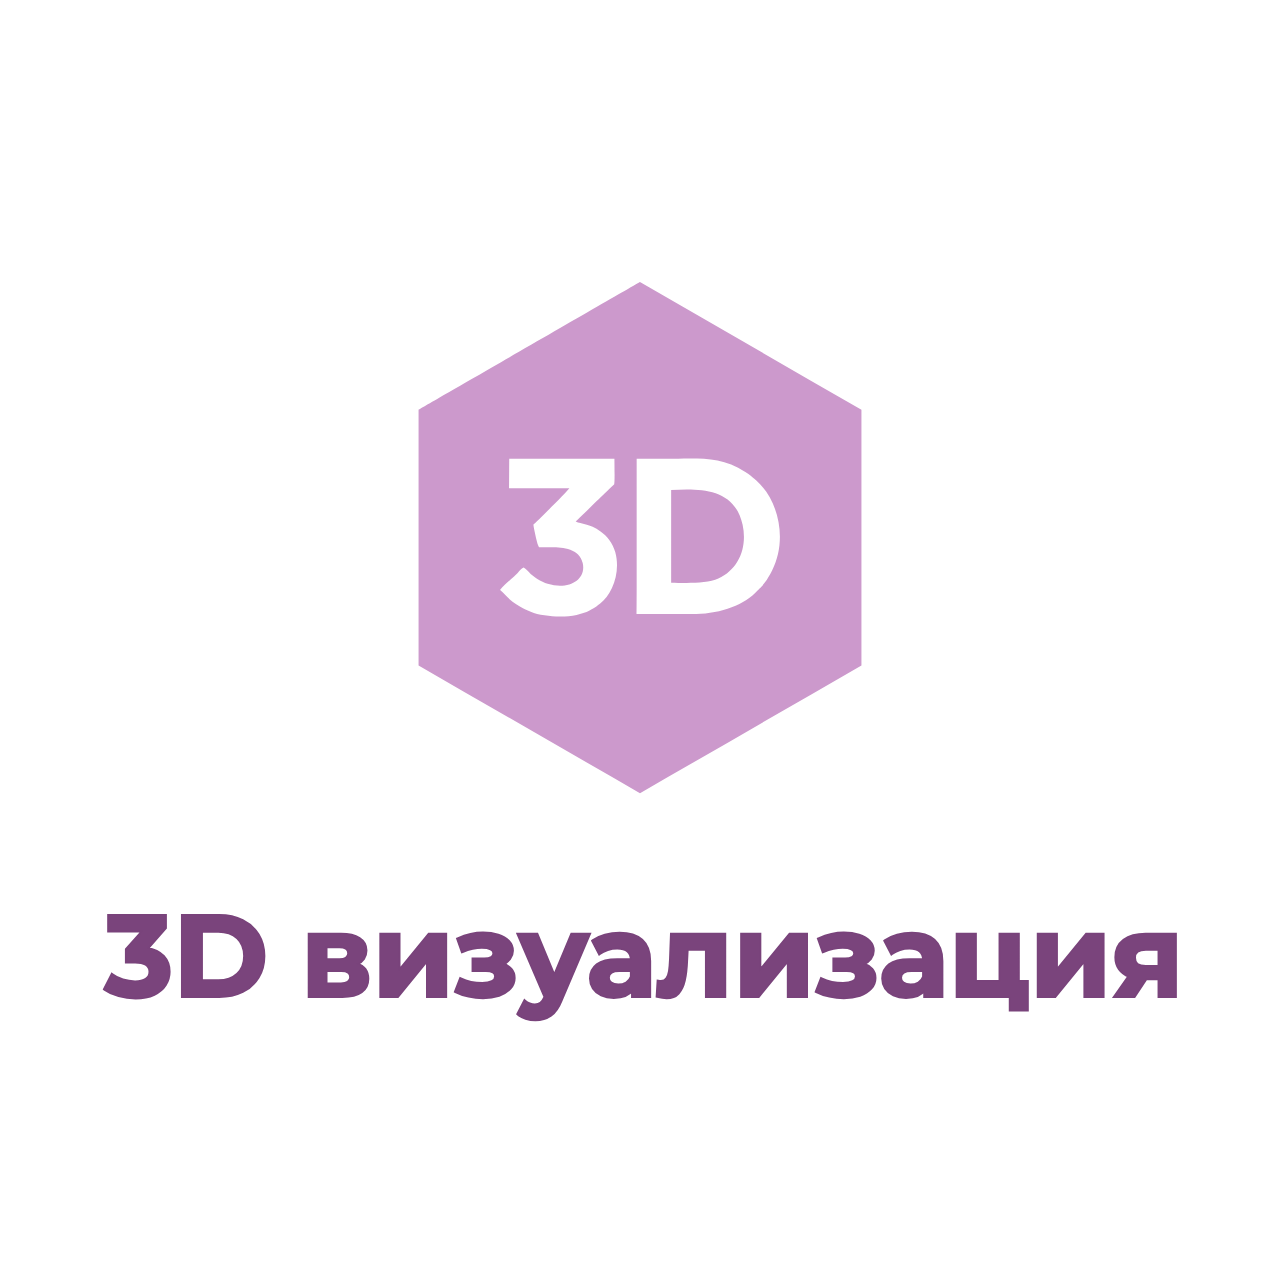
<file: resources/animations/3dVisualising.html>
<!DOCTYPE html>
<html xmlns="http://www.w3.org/1999/xhtml">
<meta charset="UTF-8">

<head>
    <style>
        body {
            margin: 0px;
            height: 100%;
            overflow: hidden;
        }

        #lottie {
            width: 100%;
            height: 100%;
            display: block;
            overflow: hidden;
            transform: translate3d(0, 0, 0);
            text-align: center;
            opacity: 1;
        }
    </style>
</head>

<body>
    <!-- build:scripto -->
    <script>
        "undefined" != typeof navigator && function (t, e) { "object" == typeof exports && "undefined" != typeof module ? module.exports = e() : "function" == typeof define && define.amd ? define(e) : (t = "undefined" != typeof globalThis ? globalThis : t || self).lottie = e() }(this, (function () { "use strict"; var svgNS = "http://www.w3.org/2000/svg", locationHref = "", _useWebWorker = !1, initialDefaultFrame = -999999, setWebWorker = function (t) { _useWebWorker = !!t }, getWebWorker = function () { return _useWebWorker }, setLocationHref = function (t) { locationHref = t }, getLocationHref = function () { return locationHref }; function createTag(t) { return document.createElement(t) } function extendPrototype(t, e) { var i, r, s = t.length; for (i = 0; i < s; i += 1)for (var a in r = t[i].prototype) Object.prototype.hasOwnProperty.call(r, a) && (e.prototype[a] = r[a]) } function getDescriptor(t, e) { return Object.getOwnPropertyDescriptor(t, e) } function createProxyFunction(t) { function e() { } return e.prototype = t, e } var audioControllerFactory = function () { function t(t) { this.audios = [], this.audioFactory = t, this._volume = 1, this._isMuted = !1 } return t.prototype = { addAudio: function (t) { this.audios.push(t) }, pause: function () { var t, e = this.audios.length; for (t = 0; t < e; t += 1)this.audios[t].pause() }, resume: function () { var t, e = this.audios.length; for (t = 0; t < e; t += 1)this.audios[t].resume() }, setRate: function (t) { var e, i = this.audios.length; for (e = 0; e < i; e += 1)this.audios[e].setRate(t) }, createAudio: function (t) { return this.audioFactory ? this.audioFactory(t) : window.Howl ? new window.Howl({ src: [t] }) : { isPlaying: !1, play: function () { this.isPlaying = !0 }, seek: function () { this.isPlaying = !1 }, playing: function () { }, rate: function () { }, setVolume: function () { } } }, setAudioFactory: function (t) { this.audioFactory = t }, setVolume: function (t) { this._volume = t, this._updateVolume() }, mute: function () { this._isMuted = !0, this._updateVolume() }, unmute: function () { this._isMuted = !1, this._updateVolume() }, getVolume: function () { return this._volume }, _updateVolume: function () { var t, e = this.audios.length; for (t = 0; t < e; t += 1)this.audios[t].volume(this._volume * (this._isMuted ? 0 : 1)) } }, function () { return new t } }(), createTypedArray = function () { function t(t, e) { var i, r = 0, s = []; switch (t) { case "int16": case "uint8c": i = 1; break; default: i = 1.1 }for (r = 0; r < e; r += 1)s.push(i); return s } return "function" == typeof Uint8ClampedArray && "function" == typeof Float32Array ? function (e, i) { return "float32" === e ? new Float32Array(i) : "int16" === e ? new Int16Array(i) : "uint8c" === e ? new Uint8ClampedArray(i) : t(e, i) } : t }(); function createSizedArray(t) { return Array.apply(null, { length: t }) } function _typeof$6(t) { return _typeof$6 = "function" == typeof Symbol && "symbol" == typeof Symbol.iterator ? function (t) { return typeof t } : function (t) { return t && "function" == typeof Symbol && t.constructor === Symbol && t !== Symbol.prototype ? "symbol" : typeof t }, _typeof$6(t) } var subframeEnabled = !0, expressionsPlugin = null, expressionsInterfaces = null, idPrefix$1 = "", isSafari = /^((?!chrome|android).)*safari/i.test(navigator.userAgent), _shouldRoundValues = !1, bmPow = Math.pow, bmSqrt = Math.sqrt, bmFloor = Math.floor, bmMax = Math.max, bmMin = Math.min, BMMath = {}; function ProjectInterface$1() { return {} } !function () { var t, e = ["abs", "acos", "acosh", "asin", "asinh", "atan", "atanh", "atan2", "ceil", "cbrt", "expm1", "clz32", "cos", "cosh", "exp", "floor", "fround", "hypot", "imul", "log", "log1p", "log2", "log10", "max", "min", "pow", "random", "round", "sign", "sin", "sinh", "sqrt", "tan", "tanh", "trunc", "E", "LN10", "LN2", "LOG10E", "LOG2E", "PI", "SQRT1_2", "SQRT2"], i = e.length; for (t = 0; t < i; t += 1)BMMath[e[t]] = Math[e[t]] }(), BMMath.random = Math.random, BMMath.abs = function (t) { if ("object" === _typeof$6(t) && t.length) { var e, i = createSizedArray(t.length), r = t.length; for (e = 0; e < r; e += 1)i[e] = Math.abs(t[e]); return i } return Math.abs(t) }; var defaultCurveSegments = 150, degToRads = Math.PI / 180, roundCorner = .5519; function roundValues(t) { _shouldRoundValues = !!t } function bmRnd(t) { return _shouldRoundValues ? Math.round(t) : t } function styleDiv(t) { t.style.position = "absolute", t.style.top = 0, t.style.left = 0, t.style.display = "block", t.style.transformOrigin = "0 0", t.style.webkitTransformOrigin = "0 0", t.style.backfaceVisibility = "visible", t.style.webkitBackfaceVisibility = "visible", t.style.transformStyle = "preserve-3d", t.style.webkitTransformStyle = "preserve-3d", t.style.mozTransformStyle = "preserve-3d" } function BMEnterFrameEvent(t, e, i, r) { this.type = t, this.currentTime = e, this.totalTime = i, this.direction = r < 0 ? -1 : 1 } function BMCompleteEvent(t, e) { this.type = t, this.direction = e < 0 ? -1 : 1 } function BMCompleteLoopEvent(t, e, i, r) { this.type = t, this.currentLoop = i, this.totalLoops = e, this.direction = r < 0 ? -1 : 1 } function BMSegmentStartEvent(t, e, i) { this.type = t, this.firstFrame = e, this.totalFrames = i } function BMDestroyEvent(t, e) { this.type = t, this.target = e } function BMRenderFrameErrorEvent(t, e) { this.type = "renderFrameError", this.nativeError = t, this.currentTime = e } function BMConfigErrorEvent(t) { this.type = "configError", this.nativeError = t } function BMAnimationConfigErrorEvent(t, e) { this.type = t, this.nativeError = e } var createElementID = (_count = 0, function () { return idPrefix$1 + "__lottie_element_" + (_count += 1) }), _count; function HSVtoRGB(t, e, i) { var r, s, a, n, o, h, l, p; switch (h = i * (1 - e), l = i * (1 - (o = 6 * t - (n = Math.floor(6 * t))) * e), p = i * (1 - (1 - o) * e), n % 6) { case 0: r = i, s = p, a = h; break; case 1: r = l, s = i, a = h; break; case 2: r = h, s = i, a = p; break; case 3: r = h, s = l, a = i; break; case 4: r = p, s = h, a = i; break; case 5: r = i, s = h, a = l }return [r, s, a] } function RGBtoHSV(t, e, i) { var r, s = Math.max(t, e, i), a = Math.min(t, e, i), n = s - a, o = 0 === s ? 0 : n / s, h = s / 255; switch (s) { case a: r = 0; break; case t: r = e - i + n * (e < i ? 6 : 0), r /= 6 * n; break; case e: r = i - t + 2 * n, r /= 6 * n; break; case i: r = t - e + 4 * n, r /= 6 * n }return [r, o, h] } function addSaturationToRGB(t, e) { var i = RGBtoHSV(255 * t[0], 255 * t[1], 255 * t[2]); return i[1] += e, i[1] > 1 ? i[1] = 1 : i[1] <= 0 && (i[1] = 0), HSVtoRGB(i[0], i[1], i[2]) } function addBrightnessToRGB(t, e) { var i = RGBtoHSV(255 * t[0], 255 * t[1], 255 * t[2]); return i[2] += e, i[2] > 1 ? i[2] = 1 : i[2] < 0 && (i[2] = 0), HSVtoRGB(i[0], i[1], i[2]) } function addHueToRGB(t, e) { var i = RGBtoHSV(255 * t[0], 255 * t[1], 255 * t[2]); return i[0] += e / 360, i[0] > 1 ? i[0] -= 1 : i[0] < 0 && (i[0] += 1), HSVtoRGB(i[0], i[1], i[2]) } var rgbToHex = function () { var t, e, i = []; for (t = 0; t < 256; t += 1)e = t.toString(16), i[t] = 1 === e.length ? "0" + e : e; return function (t, e, r) { return t < 0 && (t = 0), e < 0 && (e = 0), r < 0 && (r = 0), "#" + i[t] + i[e] + i[r] } }(), setSubframeEnabled = function (t) { subframeEnabled = !!t }, getSubframeEnabled = function () { return subframeEnabled }, setExpressionsPlugin = function (t) { expressionsPlugin = t }, getExpressionsPlugin = function () { return expressionsPlugin }, setExpressionInterfaces = function (t) { expressionsInterfaces = t }, getExpressionInterfaces = function () { return expressionsInterfaces }, setDefaultCurveSegments = function (t) { defaultCurveSegments = t }, getDefaultCurveSegments = function () { return defaultCurveSegments }, setIdPrefix = function (t) { idPrefix$1 = t }, getIdPrefix = function () { return idPrefix$1 }; function createNS(t) { return document.createElementNS(svgNS, t) } function _typeof$5(t) { return _typeof$5 = "function" == typeof Symbol && "symbol" == typeof Symbol.iterator ? function (t) { return typeof t } : function (t) { return t && "function" == typeof Symbol && t.constructor === Symbol && t !== Symbol.prototype ? "symbol" : typeof t }, _typeof$5(t) } var dataManager = function () { var t, e, i = 1, r = [], s = { onmessage: function () { }, postMessage: function (e) { t({ data: e }) } }, a = { postMessage: function (t) { s.onmessage({ data: t }) } }; function n() { e || (e = function (e) { if (window.Worker && window.Blob && getWebWorker()) { var i = new Blob(["var _workerSelf = self; self.onmessage = ", e.toString()], { type: "text/javascript" }), r = URL.createObjectURL(i); return new Worker(r) } return t = e, s }((function (t) { if (a.dataManager || (a.dataManager = function () { function t(s, a) { var n, o, h, l, p, m, c = s.length; for (o = 0; o < c; o += 1)if ("ks" in (n = s[o]) && !n.completed) { if (n.completed = !0, n.hasMask) { var d = n.masksProperties; for (l = d.length, h = 0; h < l; h += 1)if (d[h].pt.k.i) r(d[h].pt.k); else for (m = d[h].pt.k.length, p = 0; p < m; p += 1)d[h].pt.k[p].s && r(d[h].pt.k[p].s[0]), d[h].pt.k[p].e && r(d[h].pt.k[p].e[0]) } 0 === n.ty ? (n.layers = e(n.refId, a), t(n.layers, a)) : 4 === n.ty ? i(n.shapes) : 5 === n.ty && f(n) } } function e(t, e) { var i = function (t, e) { for (var i = 0, r = e.length; i < r;) { if (e[i].id === t) return e[i]; i += 1 } return null }(t, e); return i ? i.layers.__used ? JSON.parse(JSON.stringify(i.layers)) : (i.layers.__used = !0, i.layers) : null } function i(t) { var e, s, a; for (e = t.length - 1; e >= 0; e -= 1)if ("sh" === t[e].ty) if (t[e].ks.k.i) r(t[e].ks.k); else for (a = t[e].ks.k.length, s = 0; s < a; s += 1)t[e].ks.k[s].s && r(t[e].ks.k[s].s[0]), t[e].ks.k[s].e && r(t[e].ks.k[s].e[0]); else "gr" === t[e].ty && i(t[e].it) } function r(t) { var e, i = t.i.length; for (e = 0; e < i; e += 1)t.i[e][0] += t.v[e][0], t.i[e][1] += t.v[e][1], t.o[e][0] += t.v[e][0], t.o[e][1] += t.v[e][1] } function s(t, e) { var i = e ? e.split(".") : [100, 100, 100]; return t[0] > i[0] || !(i[0] > t[0]) && (t[1] > i[1] || !(i[1] > t[1]) && (t[2] > i[2] || !(i[2] > t[2]) && null)) } var a, n = function () { var t = [4, 4, 14]; function e(t) { var e, i, r, s = t.length; for (e = 0; e < s; e += 1)5 === t[e].ty && (r = void 0, r = (i = t[e]).t.d, i.t.d = { k: [{ s: r, t: 0 }] }) } return function (i) { if (s(t, i.v) && (e(i.layers), i.assets)) { var r, a = i.assets.length; for (r = 0; r < a; r += 1)i.assets[r].layers && e(i.assets[r].layers) } } }(), o = (a = [4, 7, 99], function (t) { if (t.chars && !s(a, t.v)) { var e, r = t.chars.length; for (e = 0; e < r; e += 1) { var n = t.chars[e]; n.data && n.data.shapes && (i(n.data.shapes), n.data.ip = 0, n.data.op = 99999, n.data.st = 0, n.data.sr = 1, n.data.ks = { p: { k: [0, 0], a: 0 }, s: { k: [100, 100], a: 0 }, a: { k: [0, 0], a: 0 }, r: { k: 0, a: 0 }, o: { k: 100, a: 0 } }, t.chars[e].t || (n.data.shapes.push({ ty: "no" }), n.data.shapes[0].it.push({ p: { k: [0, 0], a: 0 }, s: { k: [100, 100], a: 0 }, a: { k: [0, 0], a: 0 }, r: { k: 0, a: 0 }, o: { k: 100, a: 0 }, sk: { k: 0, a: 0 }, sa: { k: 0, a: 0 }, ty: "tr" }))) } } }), h = function () { var t = [5, 7, 15]; function e(t) { var e, i, r = t.length; for (e = 0; e < r; e += 1)5 === t[e].ty && (i = void 0, "number" == typeof (i = t[e].t.p).a && (i.a = { a: 0, k: i.a }), "number" == typeof i.p && (i.p = { a: 0, k: i.p }), "number" == typeof i.r && (i.r = { a: 0, k: i.r })) } return function (i) { if (s(t, i.v) && (e(i.layers), i.assets)) { var r, a = i.assets.length; for (r = 0; r < a; r += 1)i.assets[r].layers && e(i.assets[r].layers) } } }(), l = function () { var t = [4, 1, 9]; function e(t) { var i, r, s, a = t.length; for (i = 0; i < a; i += 1)if ("gr" === t[i].ty) e(t[i].it); else if ("fl" === t[i].ty || "st" === t[i].ty) if (t[i].c.k && t[i].c.k[0].i) for (s = t[i].c.k.length, r = 0; r < s; r += 1)t[i].c.k[r].s && (t[i].c.k[r].s[0] /= 255, t[i].c.k[r].s[1] /= 255, t[i].c.k[r].s[2] /= 255, t[i].c.k[r].s[3] /= 255), t[i].c.k[r].e && (t[i].c.k[r].e[0] /= 255, t[i].c.k[r].e[1] /= 255, t[i].c.k[r].e[2] /= 255, t[i].c.k[r].e[3] /= 255); else t[i].c.k[0] /= 255, t[i].c.k[1] /= 255, t[i].c.k[2] /= 255, t[i].c.k[3] /= 255 } function i(t) { var i, r = t.length; for (i = 0; i < r; i += 1)4 === t[i].ty && e(t[i].shapes) } return function (e) { if (s(t, e.v) && (i(e.layers), e.assets)) { var r, a = e.assets.length; for (r = 0; r < a; r += 1)e.assets[r].layers && i(e.assets[r].layers) } } }(), p = function () { var t = [4, 4, 18]; function e(t) { var i, r, s; for (i = t.length - 1; i >= 0; i -= 1)if ("sh" === t[i].ty) if (t[i].ks.k.i) t[i].ks.k.c = t[i].closed; else for (s = t[i].ks.k.length, r = 0; r < s; r += 1)t[i].ks.k[r].s && (t[i].ks.k[r].s[0].c = t[i].closed), t[i].ks.k[r].e && (t[i].ks.k[r].e[0].c = t[i].closed); else "gr" === t[i].ty && e(t[i].it) } function i(t) { var i, r, s, a, n, o, h = t.length; for (r = 0; r < h; r += 1) { if ((i = t[r]).hasMask) { var l = i.masksProperties; for (a = l.length, s = 0; s < a; s += 1)if (l[s].pt.k.i) l[s].pt.k.c = l[s].cl; else for (o = l[s].pt.k.length, n = 0; n < o; n += 1)l[s].pt.k[n].s && (l[s].pt.k[n].s[0].c = l[s].cl), l[s].pt.k[n].e && (l[s].pt.k[n].e[0].c = l[s].cl) } 4 === i.ty && e(i.shapes) } } return function (e) { if (s(t, e.v) && (i(e.layers), e.assets)) { var r, a = e.assets.length; for (r = 0; r < a; r += 1)e.assets[r].layers && i(e.assets[r].layers) } } }(); function f(t) { 0 === t.t.a.length && t.t.p } var m = { completeData: function (i) { i.__complete || (l(i), n(i), o(i), h(i), p(i), t(i.layers, i.assets), function (i, r) { if (i) { var s = 0, a = i.length; for (s = 0; s < a; s += 1)1 === i[s].t && (i[s].data.layers = e(i[s].data.refId, r), t(i[s].data.layers, r)) } }(i.chars, i.assets), i.__complete = !0) } }; return m.checkColors = l, m.checkChars = o, m.checkPathProperties = h, m.checkShapes = p, m.completeLayers = t, m }()), a.assetLoader || (a.assetLoader = function () { function t(t) { var e = t.getResponseHeader("content-type"); return e && "json" === t.responseType && -1 !== e.indexOf("json") || t.response && "object" === _typeof$5(t.response) ? t.response : t.response && "string" == typeof t.response ? JSON.parse(t.response) : t.responseText ? JSON.parse(t.responseText) : null } return { load: function (e, i, r, s) { var a, n = new XMLHttpRequest; try { n.responseType = "json" } catch (t) { } n.onreadystatechange = function () { if (4 === n.readyState) if (200 === n.status) a = t(n), r(a); else try { a = t(n), r(a) } catch (t) { s && s(t) } }; try { n.open(["G", "E", "T"].join(""), e, !0) } catch (t) { n.open(["G", "E", "T"].join(""), i + "/" + e, !0) } n.send() } } }()), "loadAnimation" === t.data.type) a.assetLoader.load(t.data.path, t.data.fullPath, (function (e) { a.dataManager.completeData(e), a.postMessage({ id: t.data.id, payload: e, status: "success" }) }), (function () { a.postMessage({ id: t.data.id, status: "error" }) })); else if ("complete" === t.data.type) { var e = t.data.animation; a.dataManager.completeData(e), a.postMessage({ id: t.data.id, payload: e, status: "success" }) } else "loadData" === t.data.type && a.assetLoader.load(t.data.path, t.data.fullPath, (function (e) { a.postMessage({ id: t.data.id, payload: e, status: "success" }) }), (function () { a.postMessage({ id: t.data.id, status: "error" }) })) })), e.onmessage = function (t) { var e = t.data, i = e.id, s = r[i]; r[i] = null, "success" === e.status ? s.onComplete(e.payload) : s.onError && s.onError() }) } function o(t, e) { var s = "processId_" + (i += 1); return r[s] = { onComplete: t, onError: e }, s } return { loadAnimation: function (t, i, r) { n(); var s = o(i, r); e.postMessage({ type: "loadAnimation", path: t, fullPath: window.location.origin + window.location.pathname, id: s }) }, loadData: function (t, i, r) { n(); var s = o(i, r); e.postMessage({ type: "loadData", path: t, fullPath: window.location.origin + window.location.pathname, id: s }) }, completeAnimation: function (t, i, r) { n(); var s = o(i, r); e.postMessage({ type: "complete", animation: t, id: s }) } } }(), ImagePreloader = function () { var t = function () { var t = createTag("canvas"); t.width = 1, t.height = 1; var e = t.getContext("2d"); return e.fillStyle = "rgba(0,0,0,0)", e.fillRect(0, 0, 1, 1), t }(); function e() { this.loadedAssets += 1, this.loadedAssets === this.totalImages && this.loadedFootagesCount === this.totalFootages && this.imagesLoadedCb && this.imagesLoadedCb(null) } function i() { this.loadedFootagesCount += 1, this.loadedAssets === this.totalImages && this.loadedFootagesCount === this.totalFootages && this.imagesLoadedCb && this.imagesLoadedCb(null) } function r(t, e, i) { var r = ""; if (t.e) r = t.p; else if (e) { var s = t.p; -1 !== s.indexOf("images/") && (s = s.split("/")[1]), r = e + s } else r = i, r += t.u ? t.u : "", r += t.p; return r } function s(t) { var e = 0, i = setInterval(function () { (t.getBBox().width || e > 500) && (this._imageLoaded(), clearInterval(i)), e += 1 }.bind(this), 50) } function a(t) { var e = { assetData: t }, i = r(t, this.assetsPath, this.path); return dataManager.loadData(i, function (t) { e.img = t, this._footageLoaded() }.bind(this), function () { e.img = {}, this._footageLoaded() }.bind(this)), e } function n() { this._imageLoaded = e.bind(this), this._footageLoaded = i.bind(this), this.testImageLoaded = s.bind(this), this.createFootageData = a.bind(this), this.assetsPath = "", this.path = "", this.totalImages = 0, this.totalFootages = 0, this.loadedAssets = 0, this.loadedFootagesCount = 0, this.imagesLoadedCb = null, this.images = [] } return n.prototype = { loadAssets: function (t, e) { var i; this.imagesLoadedCb = e; var r = t.length; for (i = 0; i < r; i += 1)t[i].layers || (t[i].t && "seq" !== t[i].t ? 3 === t[i].t && (this.totalFootages += 1, this.images.push(this.createFootageData(t[i]))) : (this.totalImages += 1, this.images.push(this._createImageData(t[i])))) }, setAssetsPath: function (t) { this.assetsPath = t || "" }, setPath: function (t) { this.path = t || "" }, loadedImages: function () { return this.totalImages === this.loadedAssets }, loadedFootages: function () { return this.totalFootages === this.loadedFootagesCount }, destroy: function () { this.imagesLoadedCb = null, this.images.length = 0 }, getAsset: function (t) { for (var e = 0, i = this.images.length; e < i;) { if (this.images[e].assetData === t) return this.images[e].img; e += 1 } return null }, createImgData: function (e) { var i = r(e, this.assetsPath, this.path), s = createTag("img"); s.crossOrigin = "anonymous", s.addEventListener("load", this._imageLoaded, !1), s.addEventListener("error", function () { a.img = t, this._imageLoaded() }.bind(this), !1), s.src = i; var a = { img: s, assetData: e }; return a }, createImageData: function (e) { var i = r(e, this.assetsPath, this.path), s = createNS("image"); isSafari ? this.testImageLoaded(s) : s.addEventListener("load", this._imageLoaded, !1), s.addEventListener("error", function () { a.img = t, this._imageLoaded() }.bind(this), !1), s.setAttributeNS("http://www.w3.org/1999/xlink", "href", i), this._elementHelper.append ? this._elementHelper.append(s) : this._elementHelper.appendChild(s); var a = { img: s, assetData: e }; return a }, imageLoaded: e, footageLoaded: i, setCacheType: function (t, e) { "svg" === t ? (this._elementHelper = e, this._createImageData = this.createImageData.bind(this)) : this._createImageData = this.createImgData.bind(this) } }, n }(); function BaseEvent() { } BaseEvent.prototype = { triggerEvent: function (t, e) { if (this._cbs[t]) for (var i = this._cbs[t], r = 0; r < i.length; r += 1)i[r](e) }, addEventListener: function (t, e) { return this._cbs[t] || (this._cbs[t] = []), this._cbs[t].push(e), function () { this.removeEventListener(t, e) }.bind(this) }, removeEventListener: function (t, e) { if (e) { if (this._cbs[t]) { for (var i = 0, r = this._cbs[t].length; i < r;)this._cbs[t][i] === e && (this._cbs[t].splice(i, 1), i -= 1, r -= 1), i += 1; this._cbs[t].length || (this._cbs[t] = null) } } else this._cbs[t] = null } }; var markerParser = function () { function t(t) { for (var e, i = t.split("\r\n"), r = {}, s = 0, a = 0; a < i.length; a += 1)2 === (e = i[a].split(":")).length && (r[e[0]] = e[1].trim(), s += 1); if (0 === s) throw new Error; return r } return function (e) { for (var i = [], r = 0; r < e.length; r += 1) { var s = e[r], a = { time: s.tm, duration: s.dr }; try { a.payload = JSON.parse(e[r].cm) } catch (i) { try { a.payload = t(e[r].cm) } catch (t) { a.payload = { name: e[r].cm } } } i.push(a) } return i } }(), ProjectInterface = function () { function t(t) { this.compositions.push(t) } return function () { function e(t) { for (var e = 0, i = this.compositions.length; e < i;) { if (this.compositions[e].data && this.compositions[e].data.nm === t) return this.compositions[e].prepareFrame && this.compositions[e].data.xt && this.compositions[e].prepareFrame(this.currentFrame), this.compositions[e].compInterface; e += 1 } return null } return e.compositions = [], e.currentFrame = 0, e.registerComposition = t, e } }(), renderers = {}, registerRenderer = function (t, e) { renderers[t] = e }; function getRenderer(t) { return renderers[t] } function getRegisteredRenderer() { if (renderers.canvas) return "canvas"; for (var t in renderers) if (renderers[t]) return t; return "" } function _typeof$4(t) { return _typeof$4 = "function" == typeof Symbol && "symbol" == typeof Symbol.iterator ? function (t) { return typeof t } : function (t) { return t && "function" == typeof Symbol && t.constructor === Symbol && t !== Symbol.prototype ? "symbol" : typeof t }, _typeof$4(t) } var AnimationItem = function () { this._cbs = [], this.name = "", this.path = "", this.isLoaded = !1, this.currentFrame = 0, this.currentRawFrame = 0, this.firstFrame = 0, this.totalFrames = 0, this.frameRate = 0, this.frameMult = 0, this.playSpeed = 1, this.playDirection = 1, this.playCount = 0, this.animationData = {}, this.assets = [], this.isPaused = !0, this.autoplay = !1, this.loop = !0, this.renderer = null, this.animationID = createElementID(), this.assetsPath = "", this.timeCompleted = 0, this.segmentPos = 0, this.isSubframeEnabled = getSubframeEnabled(), this.segments = [], this._idle = !0, this._completedLoop = !1, this.projectInterface = ProjectInterface(), this.imagePreloader = new ImagePreloader, this.audioController = audioControllerFactory(), this.markers = [], this.configAnimation = this.configAnimation.bind(this), this.onSetupError = this.onSetupError.bind(this), this.onSegmentComplete = this.onSegmentComplete.bind(this), this.drawnFrameEvent = new BMEnterFrameEvent("drawnFrame", 0, 0, 0), this.expressionsPlugin = getExpressionsPlugin() }; extendPrototype([BaseEvent], AnimationItem), AnimationItem.prototype.setParams = function (t) { (t.wrapper || t.container) && (this.wrapper = t.wrapper || t.container); var e = "svg"; t.animType ? e = t.animType : t.renderer && (e = t.renderer); var i = getRenderer(e); this.renderer = new i(this, t.rendererSettings), this.imagePreloader.setCacheType(e, this.renderer.globalData.defs), this.renderer.setProjectInterface(this.projectInterface), this.animType = e, "" === t.loop || null === t.loop || void 0 === t.loop || !0 === t.loop ? this.loop = !0 : !1 === t.loop ? this.loop = !1 : this.loop = parseInt(t.loop, 10), this.autoplay = !("autoplay" in t) || t.autoplay, this.name = t.name ? t.name : "", this.autoloadSegments = !Object.prototype.hasOwnProperty.call(t, "autoloadSegments") || t.autoloadSegments, this.assetsPath = t.assetsPath, this.initialSegment = t.initialSegment, t.audioFactory && this.audioController.setAudioFactory(t.audioFactory), t.animationData ? this.setupAnimation(t.animationData) : t.path && (-1 !== t.path.lastIndexOf("\\") ? this.path = t.path.substr(0, t.path.lastIndexOf("\\") + 1) : this.path = t.path.substr(0, t.path.lastIndexOf("/") + 1), this.fileName = t.path.substr(t.path.lastIndexOf("/") + 1), this.fileName = this.fileName.substr(0, this.fileName.lastIndexOf(".json")), dataManager.loadAnimation(t.path, this.configAnimation, this.onSetupError)) }, AnimationItem.prototype.onSetupError = function () { this.trigger("data_failed") }, AnimationItem.prototype.setupAnimation = function (t) { dataManager.completeAnimation(t, this.configAnimation) }, AnimationItem.prototype.setData = function (t, e) { e && "object" !== _typeof$4(e) && (e = JSON.parse(e)); var i = { wrapper: t, animationData: e }, r = t.attributes; i.path = r.getNamedItem("data-animation-path") ? r.getNamedItem("data-animation-path").value : r.getNamedItem("data-bm-path") ? r.getNamedItem("data-bm-path").value : r.getNamedItem("bm-path") ? r.getNamedItem("bm-path").value : "", i.animType = r.getNamedItem("data-anim-type") ? r.getNamedItem("data-anim-type").value : r.getNamedItem("data-bm-type") ? r.getNamedItem("data-bm-type").value : r.getNamedItem("bm-type") ? r.getNamedItem("bm-type").value : r.getNamedItem("data-bm-renderer") ? r.getNamedItem("data-bm-renderer").value : r.getNamedItem("bm-renderer") ? r.getNamedItem("bm-renderer").value : getRegisteredRenderer() || "canvas"; var s = r.getNamedItem("data-anim-loop") ? r.getNamedItem("data-anim-loop").value : r.getNamedItem("data-bm-loop") ? r.getNamedItem("data-bm-loop").value : r.getNamedItem("bm-loop") ? r.getNamedItem("bm-loop").value : ""; "false" === s ? i.loop = !1 : "true" === s ? i.loop = !0 : "" !== s && (i.loop = parseInt(s, 10)); var a = r.getNamedItem("data-anim-autoplay") ? r.getNamedItem("data-anim-autoplay").value : r.getNamedItem("data-bm-autoplay") ? r.getNamedItem("data-bm-autoplay").value : !r.getNamedItem("bm-autoplay") || r.getNamedItem("bm-autoplay").value; i.autoplay = "false" !== a, i.name = r.getNamedItem("data-name") ? r.getNamedItem("data-name").value : r.getNamedItem("data-bm-name") ? r.getNamedItem("data-bm-name").value : r.getNamedItem("bm-name") ? r.getNamedItem("bm-name").value : "", "false" === (r.getNamedItem("data-anim-prerender") ? r.getNamedItem("data-anim-prerender").value : r.getNamedItem("data-bm-prerender") ? r.getNamedItem("data-bm-prerender").value : r.getNamedItem("bm-prerender") ? r.getNamedItem("bm-prerender").value : "") && (i.prerender = !1), i.path ? this.setParams(i) : this.trigger("destroy") }, AnimationItem.prototype.includeLayers = function (t) { t.op > this.animationData.op && (this.animationData.op = t.op, this.totalFrames = Math.floor(t.op - this.animationData.ip)); var e, i, r = this.animationData.layers, s = r.length, a = t.layers, n = a.length; for (i = 0; i < n; i += 1)for (e = 0; e < s;) { if (r[e].id === a[i].id) { r[e] = a[i]; break } e += 1 } if ((t.chars || t.fonts) && (this.renderer.globalData.fontManager.addChars(t.chars), this.renderer.globalData.fontManager.addFonts(t.fonts, this.renderer.globalData.defs)), t.assets) for (s = t.assets.length, e = 0; e < s; e += 1)this.animationData.assets.push(t.assets[e]); this.animationData.__complete = !1, dataManager.completeAnimation(this.animationData, this.onSegmentComplete) }, AnimationItem.prototype.onSegmentComplete = function (t) { this.animationData = t; var e = getExpressionsPlugin(); e && e.initExpressions(this), this.loadNextSegment() }, AnimationItem.prototype.loadNextSegment = function () { var t = this.animationData.segments; if (!t || 0 === t.length || !this.autoloadSegments) return this.trigger("data_ready"), void (this.timeCompleted = this.totalFrames); var e = t.shift(); this.timeCompleted = e.time * this.frameRate; var i = this.path + this.fileName + "_" + this.segmentPos + ".json"; this.segmentPos += 1, dataManager.loadData(i, this.includeLayers.bind(this), function () { this.trigger("data_failed") }.bind(this)) }, AnimationItem.prototype.loadSegments = function () { this.animationData.segments || (this.timeCompleted = this.totalFrames), this.loadNextSegment() }, AnimationItem.prototype.imagesLoaded = function () { this.trigger("loaded_images"), this.checkLoaded() }, AnimationItem.prototype.preloadImages = function () { this.imagePreloader.setAssetsPath(this.assetsPath), this.imagePreloader.setPath(this.path), this.imagePreloader.loadAssets(this.animationData.assets, this.imagesLoaded.bind(this)) }, AnimationItem.prototype.configAnimation = function (t) { if (this.renderer) try { this.animationData = t, this.initialSegment ? (this.totalFrames = Math.floor(this.initialSegment[1] - this.initialSegment[0]), this.firstFrame = Math.round(this.initialSegment[0])) : (this.totalFrames = Math.floor(this.animationData.op - this.animationData.ip), this.firstFrame = Math.round(this.animationData.ip)), this.renderer.configAnimation(t), t.assets || (t.assets = []), this.assets = this.animationData.assets, this.frameRate = this.animationData.fr, this.frameMult = this.animationData.fr / 1e3, this.renderer.searchExtraCompositions(t.assets), this.markers = markerParser(t.markers || []), this.trigger("config_ready"), this.preloadImages(), this.loadSegments(), this.updaFrameModifier(), this.waitForFontsLoaded(), this.isPaused && this.audioController.pause() } catch (t) { this.triggerConfigError(t) } }, AnimationItem.prototype.waitForFontsLoaded = function () { this.renderer && (this.renderer.globalData.fontManager.isLoaded ? this.checkLoaded() : setTimeout(this.waitForFontsLoaded.bind(this), 20)) }, AnimationItem.prototype.checkLoaded = function () { if (!this.isLoaded && this.renderer.globalData.fontManager.isLoaded && (this.imagePreloader.loadedImages() || "canvas" !== this.renderer.rendererType) && this.imagePreloader.loadedFootages()) { this.isLoaded = !0; var t = getExpressionsPlugin(); t && t.initExpressions(this), this.renderer.initItems(), setTimeout(function () { this.trigger("DOMLoaded") }.bind(this), 0), this.gotoFrame(), this.autoplay && this.play() } }, AnimationItem.prototype.resize = function (t, e) { var i = "number" == typeof t ? t : void 0, r = "number" == typeof e ? e : void 0; this.renderer.updateContainerSize(i, r) }, AnimationItem.prototype.setSubframe = function (t) { this.isSubframeEnabled = !!t }, AnimationItem.prototype.gotoFrame = function () { this.currentFrame = this.isSubframeEnabled ? this.currentRawFrame : ~~this.currentRawFrame, this.timeCompleted !== this.totalFrames && this.currentFrame > this.timeCompleted && (this.currentFrame = this.timeCompleted), this.trigger("enterFrame"), this.renderFrame(), this.trigger("drawnFrame") }, AnimationItem.prototype.renderFrame = function () { if (!1 !== this.isLoaded && this.renderer) try { this.expressionsPlugin && this.expressionsPlugin.resetFrame(), this.renderer.renderFrame(this.currentFrame + this.firstFrame) } catch (t) { this.triggerRenderFrameError(t) } }, AnimationItem.prototype.play = function (t) { t && this.name !== t || !0 === this.isPaused && (this.isPaused = !1, this.trigger("_play"), this.audioController.resume(), this._idle && (this._idle = !1, this.trigger("_active"))) }, AnimationItem.prototype.pause = function (t) { t && this.name !== t || !1 === this.isPaused && (this.isPaused = !0, this.trigger("_pause"), this._idle = !0, this.trigger("_idle"), this.audioController.pause()) }, AnimationItem.prototype.togglePause = function (t) { t && this.name !== t || (!0 === this.isPaused ? this.play() : this.pause()) }, AnimationItem.prototype.stop = function (t) { t && this.name !== t || (this.pause(), this.playCount = 0, this._completedLoop = !1, this.setCurrentRawFrameValue(0)) }, AnimationItem.prototype.getMarkerData = function (t) { for (var e, i = 0; i < this.markers.length; i += 1)if ((e = this.markers[i]).payload && e.payload.name === t) return e; return null }, AnimationItem.prototype.goToAndStop = function (t, e, i) { if (!i || this.name === i) { var r = Number(t); if (isNaN(r)) { var s = this.getMarkerData(t); s && this.goToAndStop(s.time, !0) } else e ? this.setCurrentRawFrameValue(t) : this.setCurrentRawFrameValue(t * this.frameModifier); this.pause() } }, AnimationItem.prototype.goToAndPlay = function (t, e, i) { if (!i || this.name === i) { var r = Number(t); if (isNaN(r)) { var s = this.getMarkerData(t); s && (s.duration ? this.playSegments([s.time, s.time + s.duration], !0) : this.goToAndStop(s.time, !0)) } else this.goToAndStop(r, e, i); this.play() } }, AnimationItem.prototype.advanceTime = function (t) { if (!0 !== this.isPaused && !1 !== this.isLoaded) { var e = this.currentRawFrame + t * this.frameModifier, i = !1; e >= this.totalFrames - 1 && this.frameModifier > 0 ? this.loop && this.playCount !== this.loop ? e >= this.totalFrames ? (this.playCount += 1, this.checkSegments(e % this.totalFrames) || (this.setCurrentRawFrameValue(e % this.totalFrames), this._completedLoop = !0, this.trigger("loopComplete"))) : this.setCurrentRawFrameValue(e) : this.checkSegments(e > this.totalFrames ? e % this.totalFrames : 0) || (i = !0, e = this.totalFrames - 1) : e < 0 ? this.checkSegments(e % this.totalFrames) || (!this.loop || this.playCount-- <= 0 && !0 !== this.loop ? (i = !0, e = 0) : (this.setCurrentRawFrameValue(this.totalFrames + e % this.totalFrames), this._completedLoop ? this.trigger("loopComplete") : this._completedLoop = !0)) : this.setCurrentRawFrameValue(e), i && (this.setCurrentRawFrameValue(e), this.pause(), this.trigger("complete")) } }, AnimationItem.prototype.adjustSegment = function (t, e) { this.playCount = 0, t[1] < t[0] ? (this.frameModifier > 0 && (this.playSpeed < 0 ? this.setSpeed(-this.playSpeed) : this.setDirection(-1)), this.totalFrames = t[0] - t[1], this.timeCompleted = this.totalFrames, this.firstFrame = t[1], this.setCurrentRawFrameValue(this.totalFrames - .001 - e)) : t[1] > t[0] && (this.frameModifier < 0 && (this.playSpeed < 0 ? this.setSpeed(-this.playSpeed) : this.setDirection(1)), this.totalFrames = t[1] - t[0], this.timeCompleted = this.totalFrames, this.firstFrame = t[0], this.setCurrentRawFrameValue(.001 + e)), this.trigger("segmentStart") }, AnimationItem.prototype.setSegment = function (t, e) { var i = -1; this.isPaused && (this.currentRawFrame + this.firstFrame < t ? i = t : this.currentRawFrame + this.firstFrame > e && (i = e - t)), this.firstFrame = t, this.totalFrames = e - t, this.timeCompleted = this.totalFrames, -1 !== i && this.goToAndStop(i, !0) }, AnimationItem.prototype.playSegments = function (t, e) { if (e && (this.segments.length = 0), "object" === _typeof$4(t[0])) { var i, r = t.length; for (i = 0; i < r; i += 1)this.segments.push(t[i]) } else this.segments.push(t); this.segments.length && e && this.adjustSegment(this.segments.shift(), 0), this.isPaused && this.play() }, AnimationItem.prototype.resetSegments = function (t) { this.segments.length = 0, this.segments.push([this.animationData.ip, this.animationData.op]), t && this.checkSegments(0) }, AnimationItem.prototype.checkSegments = function (t) { return !!this.segments.length && (this.adjustSegment(this.segments.shift(), t), !0) }, AnimationItem.prototype.destroy = function (t) { t && this.name !== t || !this.renderer || (this.renderer.destroy(), this.imagePreloader.destroy(), this.trigger("destroy"), this._cbs = null, this.onEnterFrame = null, this.onLoopComplete = null, this.onComplete = null, this.onSegmentStart = null, this.onDestroy = null, this.renderer = null, this.expressionsPlugin = null, this.imagePreloader = null, this.projectInterface = null) }, AnimationItem.prototype.setCurrentRawFrameValue = function (t) { this.currentRawFrame = t, this.gotoFrame() }, AnimationItem.prototype.setSpeed = function (t) { this.playSpeed = t, this.updaFrameModifier() }, AnimationItem.prototype.setDirection = function (t) { this.playDirection = t < 0 ? -1 : 1, this.updaFrameModifier() }, AnimationItem.prototype.setLoop = function (t) { this.loop = t }, AnimationItem.prototype.setVolume = function (t, e) { e && this.name !== e || this.audioController.setVolume(t) }, AnimationItem.prototype.getVolume = function () { return this.audioController.getVolume() }, AnimationItem.prototype.mute = function (t) { t && this.name !== t || this.audioController.mute() }, AnimationItem.prototype.unmute = function (t) { t && this.name !== t || this.audioController.unmute() }, AnimationItem.prototype.updaFrameModifier = function () { this.frameModifier = this.frameMult * this.playSpeed * this.playDirection, this.audioController.setRate(this.playSpeed * this.playDirection) }, AnimationItem.prototype.getPath = function () { return this.path }, AnimationItem.prototype.getAssetsPath = function (t) { var e = ""; if (t.e) e = t.p; else if (this.assetsPath) { var i = t.p; -1 !== i.indexOf("images/") && (i = i.split("/")[1]), e = this.assetsPath + i } else e = this.path, e += t.u ? t.u : "", e += t.p; return e }, AnimationItem.prototype.getAssetData = function (t) { for (var e = 0, i = this.assets.length; e < i;) { if (t === this.assets[e].id) return this.assets[e]; e += 1 } return null }, AnimationItem.prototype.hide = function () { this.renderer.hide() }, AnimationItem.prototype.show = function () { this.renderer.show() }, AnimationItem.prototype.getDuration = function (t) { return t ? this.totalFrames : this.totalFrames / this.frameRate }, AnimationItem.prototype.updateDocumentData = function (t, e, i) { try { this.renderer.getElementByPath(t).updateDocumentData(e, i) } catch (t) { } }, AnimationItem.prototype.trigger = function (t) { if (this._cbs && this._cbs[t]) switch (t) { case "enterFrame": this.triggerEvent(t, new BMEnterFrameEvent(t, this.currentFrame, this.totalFrames, this.frameModifier)); break; case "drawnFrame": this.drawnFrameEvent.currentTime = this.currentFrame, this.drawnFrameEvent.totalTime = this.totalFrames, this.drawnFrameEvent.direction = this.frameModifier, this.triggerEvent(t, this.drawnFrameEvent); break; case "loopComplete": this.triggerEvent(t, new BMCompleteLoopEvent(t, this.loop, this.playCount, this.frameMult)); break; case "complete": this.triggerEvent(t, new BMCompleteEvent(t, this.frameMult)); break; case "segmentStart": this.triggerEvent(t, new BMSegmentStartEvent(t, this.firstFrame, this.totalFrames)); break; case "destroy": this.triggerEvent(t, new BMDestroyEvent(t, this)); break; default: this.triggerEvent(t) }"enterFrame" === t && this.onEnterFrame && this.onEnterFrame.call(this, new BMEnterFrameEvent(t, this.currentFrame, this.totalFrames, this.frameMult)), "loopComplete" === t && this.onLoopComplete && this.onLoopComplete.call(this, new BMCompleteLoopEvent(t, this.loop, this.playCount, this.frameMult)), "complete" === t && this.onComplete && this.onComplete.call(this, new BMCompleteEvent(t, this.frameMult)), "segmentStart" === t && this.onSegmentStart && this.onSegmentStart.call(this, new BMSegmentStartEvent(t, this.firstFrame, this.totalFrames)), "destroy" === t && this.onDestroy && this.onDestroy.call(this, new BMDestroyEvent(t, this)) }, AnimationItem.prototype.triggerRenderFrameError = function (t) { var e = new BMRenderFrameErrorEvent(t, this.currentFrame); this.triggerEvent("error", e), this.onError && this.onError.call(this, e) }, AnimationItem.prototype.triggerConfigError = function (t) { var e = new BMConfigErrorEvent(t, this.currentFrame); this.triggerEvent("error", e), this.onError && this.onError.call(this, e) }; var animationManager = function () { var t = {}, e = [], i = 0, r = 0, s = 0, a = !0, n = !1; function o(t) { for (var i = 0, s = t.target; i < r;)e[i].animation === s && (e.splice(i, 1), i -= 1, r -= 1, s.isPaused || p()), i += 1 } function h(t, i) { if (!t) return null; for (var s = 0; s < r;) { if (e[s].elem === t && null !== e[s].elem) return e[s].animation; s += 1 } var a = new AnimationItem; return f(a, t), a.setData(t, i), a } function l() { s += 1, d() } function p() { s -= 1 } function f(t, i) { t.addEventListener("destroy", o), t.addEventListener("_active", l), t.addEventListener("_idle", p), e.push({ elem: i, animation: t }), r += 1 } function m(t) { var o, h = t - i; for (o = 0; o < r; o += 1)e[o].animation.advanceTime(h); i = t, s && !n ? window.requestAnimationFrame(m) : a = !0 } function c(t) { i = t, window.requestAnimationFrame(m) } function d() { !n && s && a && (window.requestAnimationFrame(c), a = !1) } return t.registerAnimation = h, t.loadAnimation = function (t) { var e = new AnimationItem; return f(e, null), e.setParams(t), e }, t.setSpeed = function (t, i) { var s; for (s = 0; s < r; s += 1)e[s].animation.setSpeed(t, i) }, t.setDirection = function (t, i) { var s; for (s = 0; s < r; s += 1)e[s].animation.setDirection(t, i) }, t.play = function (t) { var i; for (i = 0; i < r; i += 1)e[i].animation.play(t) }, t.pause = function (t) { var i; for (i = 0; i < r; i += 1)e[i].animation.pause(t) }, t.stop = function (t) { var i; for (i = 0; i < r; i += 1)e[i].animation.stop(t) }, t.togglePause = function (t) { var i; for (i = 0; i < r; i += 1)e[i].animation.togglePause(t) }, t.searchAnimations = function (t, e, i) { var r, s = [].concat([].slice.call(document.getElementsByClassName("lottie")), [].slice.call(document.getElementsByClassName("bodymovin"))), a = s.length; for (r = 0; r < a; r += 1)i && s[r].setAttribute("data-bm-type", i), h(s[r], t); if (e && 0 === a) { i || (i = "svg"); var n = document.getElementsByTagName("body")[0]; n.innerText = ""; var o = createTag("div"); o.style.width = "100%", o.style.height = "100%", o.setAttribute("data-bm-type", i), n.appendChild(o), h(o, t) } }, t.resize = function () { var t; for (t = 0; t < r; t += 1)e[t].animation.resize() }, t.goToAndStop = function (t, i, s) { var a; for (a = 0; a < r; a += 1)e[a].animation.goToAndStop(t, i, s) }, t.destroy = function (t) { var i; for (i = r - 1; i >= 0; i -= 1)e[i].animation.destroy(t) }, t.freeze = function () { n = !0 }, t.unfreeze = function () { n = !1, d() }, t.setVolume = function (t, i) { var s; for (s = 0; s < r; s += 1)e[s].animation.setVolume(t, i) }, t.mute = function (t) { var i; for (i = 0; i < r; i += 1)e[i].animation.mute(t) }, t.unmute = function (t) { var i; for (i = 0; i < r; i += 1)e[i].animation.unmute(t) }, t.getRegisteredAnimations = function () { var t, i = e.length, r = []; for (t = 0; t < i; t += 1)r.push(e[t].animation); return r }, t }(), BezierFactory = function () { var t = { getBezierEasing: function (t, i, r, s, a) { var n = a || ("bez_" + t + "_" + i + "_" + r + "_" + s).replace(/\./g, "p"); if (e[n]) return e[n]; var o = new l([t, i, r, s]); return e[n] = o, o } }, e = {}; var i = .1, r = "function" == typeof Float32Array; function s(t, e) { return 1 - 3 * e + 3 * t } function a(t, e) { return 3 * e - 6 * t } function n(t) { return 3 * t } function o(t, e, i) { return ((s(e, i) * t + a(e, i)) * t + n(e)) * t } function h(t, e, i) { return 3 * s(e, i) * t * t + 2 * a(e, i) * t + n(e) } function l(t) { this._p = t, this._mSampleValues = r ? new Float32Array(11) : new Array(11), this._precomputed = !1, this.get = this.get.bind(this) } return l.prototype = { get: function (t) { var e = this._p[0], i = this._p[1], r = this._p[2], s = this._p[3]; return this._precomputed || this._precompute(), e === i && r === s ? t : 0 === t ? 0 : 1 === t ? 1 : o(this._getTForX(t), i, s) }, _precompute: function () { var t = this._p[0], e = this._p[1], i = this._p[2], r = this._p[3]; this._precomputed = !0, t === e && i === r || this._calcSampleValues() }, _calcSampleValues: function () { for (var t = this._p[0], e = this._p[2], r = 0; r < 11; ++r)this._mSampleValues[r] = o(r * i, t, e) }, _getTForX: function (t) { for (var e = this._p[0], r = this._p[2], s = this._mSampleValues, a = 0, n = 1; 10 !== n && s[n] <= t; ++n)a += i; var l = a + (t - s[--n]) / (s[n + 1] - s[n]) * i, p = h(l, e, r); return p >= .001 ? function (t, e, i, r) { for (var s = 0; s < 4; ++s) { var a = h(e, i, r); if (0 === a) return e; e -= (o(e, i, r) - t) / a } return e }(t, l, e, r) : 0 === p ? l : function (t, e, i, r, s) { var a, n, h = 0; do { (a = o(n = e + (i - e) / 2, r, s) - t) > 0 ? i = n : e = n } while (Math.abs(a) > 1e-7 && ++h < 10); return n }(t, a, a + i, e, r) } }, t }(), pooling = { double: function (t) { return t.concat(createSizedArray(t.length)) } }, poolFactory = function (t, e, i) { var r = 0, s = t, a = createSizedArray(s); return { newElement: function () { return r ? a[r -= 1] : e() }, release: function (t) { r === s && (a = pooling.double(a), s *= 2), i && i(t), a[r] = t, r += 1 } } }, bezierLengthPool = poolFactory(8, (function () { return { addedLength: 0, percents: createTypedArray("float32", getDefaultCurveSegments()), lengths: createTypedArray("float32", getDefaultCurveSegments()) } })), segmentsLengthPool = poolFactory(8, (function () { return { lengths: [], totalLength: 0 } }), (function (t) { var e, i = t.lengths.length; for (e = 0; e < i; e += 1)bezierLengthPool.release(t.lengths[e]); t.lengths.length = 0 })); function bezFunction() { var t = Math; function e(t, e, i, r, s, a) { var n = t * r + e * s + i * a - s * r - a * t - i * e; return n > -.001 && n < .001 } var i = function (t, e, i, r) { var s, a, n, o, h, l, p = getDefaultCurveSegments(), f = 0, m = [], c = [], d = bezierLengthPool.newElement(); for (n = i.length, s = 0; s < p; s += 1) { for (h = s / (p - 1), l = 0, a = 0; a < n; a += 1)o = bmPow(1 - h, 3) * t[a] + 3 * bmPow(1 - h, 2) * h * i[a] + 3 * (1 - h) * bmPow(h, 2) * r[a] + bmPow(h, 3) * e[a], m[a] = o, null !== c[a] && (l += bmPow(m[a] - c[a], 2)), c[a] = m[a]; l && (f += l = bmSqrt(l)), d.percents[s] = h, d.lengths[s] = f } return d.addedLength = f, d }; function r(t) { this.segmentLength = 0, this.points = new Array(t) } function s(t, e) { this.partialLength = t, this.point = e } var a, n = (a = {}, function (t, i, n, o) { var h = (t[0] + "_" + t[1] + "_" + i[0] + "_" + i[1] + "_" + n[0] + "_" + n[1] + "_" + o[0] + "_" + o[1]).replace(/\./g, "p"); if (!a[h]) { var l, p, f, m, c, d, u, y = getDefaultCurveSegments(), g = 0, v = null; 2 === t.length && (t[0] !== i[0] || t[1] !== i[1]) && e(t[0], t[1], i[0], i[1], t[0] + n[0], t[1] + n[1]) && e(t[0], t[1], i[0], i[1], i[0] + o[0], i[1] + o[1]) && (y = 2); var b = new r(y); for (f = n.length, l = 0; l < y; l += 1) { for (u = createSizedArray(f), c = l / (y - 1), d = 0, p = 0; p < f; p += 1)m = bmPow(1 - c, 3) * t[p] + 3 * bmPow(1 - c, 2) * c * (t[p] + n[p]) + 3 * (1 - c) * bmPow(c, 2) * (i[p] + o[p]) + bmPow(c, 3) * i[p], u[p] = m, null !== v && (d += bmPow(u[p] - v[p], 2)); g += d = bmSqrt(d), b.points[l] = new s(d, u), v = u } b.segmentLength = g, a[h] = b } return a[h] }); function o(t, e) { var i = e.percents, r = e.lengths, s = i.length, a = bmFloor((s - 1) * t), n = t * e.addedLength, o = 0; if (a === s - 1 || 0 === a || n === r[a]) return i[a]; for (var h = r[a] > n ? -1 : 1, l = !0; l;)if (r[a] <= n && r[a + 1] > n ? (o = (n - r[a]) / (r[a + 1] - r[a]), l = !1) : a += h, a < 0 || a >= s - 1) { if (a === s - 1) return i[a]; l = !1 } return i[a] + (i[a + 1] - i[a]) * o } var h = createTypedArray("float32", 8); return { getSegmentsLength: function (t) { var e, r = segmentsLengthPool.newElement(), s = t.c, a = t.v, n = t.o, o = t.i, h = t._length, l = r.lengths, p = 0; for (e = 0; e < h - 1; e += 1)l[e] = i(a[e], a[e + 1], n[e], o[e + 1]), p += l[e].addedLength; return s && h && (l[e] = i(a[e], a[0], n[e], o[0]), p += l[e].addedLength), r.totalLength = p, r }, getNewSegment: function (e, i, r, s, a, n, l) { a < 0 ? a = 0 : a > 1 && (a = 1); var p, f = o(a, l), m = o(n = n > 1 ? 1 : n, l), c = e.length, d = 1 - f, u = 1 - m, y = d * d * d, g = f * d * d * 3, v = f * f * d * 3, b = f * f * f, x = d * d * u, P = f * d * u + d * f * u + d * d * m, E = f * f * u + d * f * m + f * d * m, S = f * f * m, C = d * u * u, _ = f * u * u + d * m * u + d * u * m, A = f * m * u + d * m * m + f * u * m, T = f * m * m, M = u * u * u, k = m * u * u + u * m * u + u * u * m, D = m * m * u + u * m * m + m * u * m, F = m * m * m; for (p = 0; p < c; p += 1)h[4 * p] = t.round(1e3 * (y * e[p] + g * r[p] + v * s[p] + b * i[p])) / 1e3, h[4 * p + 1] = t.round(1e3 * (x * e[p] + P * r[p] + E * s[p] + S * i[p])) / 1e3, h[4 * p + 2] = t.round(1e3 * (C * e[p] + _ * r[p] + A * s[p] + T * i[p])) / 1e3, h[4 * p + 3] = t.round(1e3 * (M * e[p] + k * r[p] + D * s[p] + F * i[p])) / 1e3; return h }, getPointInSegment: function (e, i, r, s, a, n) { var h = o(a, n), l = 1 - h; return [t.round(1e3 * (l * l * l * e[0] + (h * l * l + l * h * l + l * l * h) * r[0] + (h * h * l + l * h * h + h * l * h) * s[0] + h * h * h * i[0])) / 1e3, t.round(1e3 * (l * l * l * e[1] + (h * l * l + l * h * l + l * l * h) * r[1] + (h * h * l + l * h * h + h * l * h) * s[1] + h * h * h * i[1])) / 1e3] }, buildBezierData: n, pointOnLine2D: e, pointOnLine3D: function (i, r, s, a, n, o, h, l, p) { if (0 === s && 0 === o && 0 === p) return e(i, r, a, n, h, l); var f, m = t.sqrt(t.pow(a - i, 2) + t.pow(n - r, 2) + t.pow(o - s, 2)), c = t.sqrt(t.pow(h - i, 2) + t.pow(l - r, 2) + t.pow(p - s, 2)), d = t.sqrt(t.pow(h - a, 2) + t.pow(l - n, 2) + t.pow(p - o, 2)); return (f = m > c ? m > d ? m - c - d : d - c - m : d > c ? d - c - m : c - m - d) > -1e-4 && f < 1e-4 } } } var bez = bezFunction(), initFrame = initialDefaultFrame, mathAbs = Math.abs; function interpolateValue(t, e) { var i, r = this.offsetTime; "multidimensional" === this.propType && (i = createTypedArray("float32", this.pv.length)); for (var s, a, n, o, h, l, p, f, m, c = e.lastIndex, d = c, u = this.keyframes.length - 1, y = !0; y;) { if (s = this.keyframes[d], a = this.keyframes[d + 1], d === u - 1 && t >= a.t - r) { s.h && (s = a), c = 0; break } if (a.t - r > t) { c = d; break } d < u - 1 ? d += 1 : (c = 0, y = !1) } n = this.keyframesMetadata[d] || {}; var g, v = a.t - r, b = s.t - r; if (s.to) { n.bezierData || (n.bezierData = bez.buildBezierData(s.s, a.s || s.e, s.to, s.ti)); var x = n.bezierData; if (t >= v || t < b) { var P = t >= v ? x.points.length - 1 : 0; for (h = x.points[P].point.length, o = 0; o < h; o += 1)i[o] = x.points[P].point[o] } else { n.__fnct ? m = n.__fnct : (m = BezierFactory.getBezierEasing(s.o.x, s.o.y, s.i.x, s.i.y, s.n).get, n.__fnct = m), l = m((t - b) / (v - b)); var E, S = x.segmentLength * l, C = e.lastFrame < t && e._lastKeyframeIndex === d ? e._lastAddedLength : 0; for (f = e.lastFrame < t && e._lastKeyframeIndex === d ? e._lastPoint : 0, y = !0, p = x.points.length; y;) { if (C += x.points[f].partialLength, 0 === S || 0 === l || f === x.points.length - 1) { for (h = x.points[f].point.length, o = 0; o < h; o += 1)i[o] = x.points[f].point[o]; break } if (S >= C && S < C + x.points[f + 1].partialLength) { for (E = (S - C) / x.points[f + 1].partialLength, h = x.points[f].point.length, o = 0; o < h; o += 1)i[o] = x.points[f].point[o] + (x.points[f + 1].point[o] - x.points[f].point[o]) * E; break } f < p - 1 ? f += 1 : y = !1 } e._lastPoint = f, e._lastAddedLength = C - x.points[f].partialLength, e._lastKeyframeIndex = d } } else { var _, A, T, M, k; if (u = s.s.length, g = a.s || s.e, this.sh && 1 !== s.h) if (t >= v) i[0] = g[0], i[1] = g[1], i[2] = g[2]; else if (t <= b) i[0] = s.s[0], i[1] = s.s[1], i[2] = s.s[2]; else { quaternionToEuler(i, slerp(createQuaternion(s.s), createQuaternion(g), (t - b) / (v - b))) } else for (d = 0; d < u; d += 1)1 !== s.h && (t >= v ? l = 1 : t < b ? l = 0 : (s.o.x.constructor === Array ? (n.__fnct || (n.__fnct = []), n.__fnct[d] ? m = n.__fnct[d] : (_ = void 0 === s.o.x[d] ? s.o.x[0] : s.o.x[d], A = void 0 === s.o.y[d] ? s.o.y[0] : s.o.y[d], T = void 0 === s.i.x[d] ? s.i.x[0] : s.i.x[d], M = void 0 === s.i.y[d] ? s.i.y[0] : s.i.y[d], m = BezierFactory.getBezierEasing(_, A, T, M).get, n.__fnct[d] = m)) : n.__fnct ? m = n.__fnct : (_ = s.o.x, A = s.o.y, T = s.i.x, M = s.i.y, m = BezierFactory.getBezierEasing(_, A, T, M).get, s.keyframeMetadata = m), l = m((t - b) / (v - b)))), g = a.s || s.e, k = 1 === s.h ? s.s[d] : s.s[d] + (g[d] - s.s[d]) * l, "multidimensional" === this.propType ? i[d] = k : i = k } return e.lastIndex = c, i } function slerp(t, e, i) { var r, s, a, n, o, h = [], l = t[0], p = t[1], f = t[2], m = t[3], c = e[0], d = e[1], u = e[2], y = e[3]; return (s = l * c + p * d + f * u + m * y) < 0 && (s = -s, c = -c, d = -d, u = -u, y = -y), 1 - s > 1e-6 ? (r = Math.acos(s), a = Math.sin(r), n = Math.sin((1 - i) * r) / a, o = Math.sin(i * r) / a) : (n = 1 - i, o = i), h[0] = n * l + o * c, h[1] = n * p + o * d, h[2] = n * f + o * u, h[3] = n * m + o * y, h } function quaternionToEuler(t, e) { var i = e[0], r = e[1], s = e[2], a = e[3], n = Math.atan2(2 * r * a - 2 * i * s, 1 - 2 * r * r - 2 * s * s), o = Math.asin(2 * i * r + 2 * s * a), h = Math.atan2(2 * i * a - 2 * r * s, 1 - 2 * i * i - 2 * s * s); t[0] = n / degToRads, t[1] = o / degToRads, t[2] = h / degToRads } function createQuaternion(t) { var e = t[0] * degToRads, i = t[1] * degToRads, r = t[2] * degToRads, s = Math.cos(e / 2), a = Math.cos(i / 2), n = Math.cos(r / 2), o = Math.sin(e / 2), h = Math.sin(i / 2), l = Math.sin(r / 2); return [o * h * n + s * a * l, o * a * n + s * h * l, s * h * n - o * a * l, s * a * n - o * h * l] } function getValueAtCurrentTime() { var t = this.comp.renderedFrame - this.offsetTime, e = this.keyframes[0].t - this.offsetTime, i = this.keyframes[this.keyframes.length - 1].t - this.offsetTime; if (!(t === this._caching.lastFrame || this._caching.lastFrame !== initFrame && (this._caching.lastFrame >= i && t >= i || this._caching.lastFrame < e && t < e))) { this._caching.lastFrame >= t && (this._caching._lastKeyframeIndex = -1, this._caching.lastIndex = 0); var r = this.interpolateValue(t, this._caching); this.pv = r } return this._caching.lastFrame = t, this.pv } function setVValue(t) { var e; if ("unidimensional" === this.propType) e = t * this.mult, mathAbs(this.v - e) > 1e-5 && (this.v = e, this._mdf = !0); else for (var i = 0, r = this.v.length; i < r;)e = t[i] * this.mult, mathAbs(this.v[i] - e) > 1e-5 && (this.v[i] = e, this._mdf = !0), i += 1 } function processEffectsSequence() { if (this.elem.globalData.frameId !== this.frameId && this.effectsSequence.length) if (this.lock) this.setVValue(this.pv); else { var t; this.lock = !0, this._mdf = this._isFirstFrame; var e = this.effectsSequence.length, i = this.kf ? this.pv : this.data.k; for (t = 0; t < e; t += 1)i = this.effectsSequence[t](i); this.setVValue(i), this._isFirstFrame = !1, this.lock = !1, this.frameId = this.elem.globalData.frameId } } function addEffect(t) { this.effectsSequence.push(t), this.container.addDynamicProperty(this) } function ValueProperty(t, e, i, r) { this.propType = "unidimensional", this.mult = i || 1, this.data = e, this.v = i ? e.k * i : e.k, this.pv = e.k, this._mdf = !1, this.elem = t, this.container = r, this.comp = t.comp, this.k = !1, this.kf = !1, this.vel = 0, this.effectsSequence = [], this._isFirstFrame = !0, this.getValue = processEffectsSequence, this.setVValue = setVValue, this.addEffect = addEffect } function MultiDimensionalProperty(t, e, i, r) { var s; this.propType = "multidimensional", this.mult = i || 1, this.data = e, this._mdf = !1, this.elem = t, this.container = r, this.comp = t.comp, this.k = !1, this.kf = !1, this.frameId = -1; var a = e.k.length; for (this.v = createTypedArray("float32", a), this.pv = createTypedArray("float32", a), this.vel = createTypedArray("float32", a), s = 0; s < a; s += 1)this.v[s] = e.k[s] * this.mult, this.pv[s] = e.k[s]; this._isFirstFrame = !0, this.effectsSequence = [], this.getValue = processEffectsSequence, this.setVValue = setVValue, this.addEffect = addEffect } function KeyframedValueProperty(t, e, i, r) { this.propType = "unidimensional", this.keyframes = e.k, this.keyframesMetadata = [], this.offsetTime = t.data.st, this.frameId = -1, this._caching = { lastFrame: initFrame, lastIndex: 0, value: 0, _lastKeyframeIndex: -1 }, this.k = !0, this.kf = !0, this.data = e, this.mult = i || 1, this.elem = t, this.container = r, this.comp = t.comp, this.v = initFrame, this.pv = initFrame, this._isFirstFrame = !0, this.getValue = processEffectsSequence, this.setVValue = setVValue, this.interpolateValue = interpolateValue, this.effectsSequence = [getValueAtCurrentTime.bind(this)], this.addEffect = addEffect } function KeyframedMultidimensionalProperty(t, e, i, r) { var s; this.propType = "multidimensional"; var a, n, o, h, l = e.k.length; for (s = 0; s < l - 1; s += 1)e.k[s].to && e.k[s].s && e.k[s + 1] && e.k[s + 1].s && (a = e.k[s].s, n = e.k[s + 1].s, o = e.k[s].to, h = e.k[s].ti, (2 === a.length && (a[0] !== n[0] || a[1] !== n[1]) && bez.pointOnLine2D(a[0], a[1], n[0], n[1], a[0] + o[0], a[1] + o[1]) && bez.pointOnLine2D(a[0], a[1], n[0], n[1], n[0] + h[0], n[1] + h[1]) || 3 === a.length && (a[0] !== n[0] || a[1] !== n[1] || a[2] !== n[2]) && bez.pointOnLine3D(a[0], a[1], a[2], n[0], n[1], n[2], a[0] + o[0], a[1] + o[1], a[2] + o[2]) && bez.pointOnLine3D(a[0], a[1], a[2], n[0], n[1], n[2], n[0] + h[0], n[1] + h[1], n[2] + h[2])) && (e.k[s].to = null, e.k[s].ti = null), a[0] === n[0] && a[1] === n[1] && 0 === o[0] && 0 === o[1] && 0 === h[0] && 0 === h[1] && (2 === a.length || a[2] === n[2] && 0 === o[2] && 0 === h[2]) && (e.k[s].to = null, e.k[s].ti = null)); this.effectsSequence = [getValueAtCurrentTime.bind(this)], this.data = e, this.keyframes = e.k, this.keyframesMetadata = [], this.offsetTime = t.data.st, this.k = !0, this.kf = !0, this._isFirstFrame = !0, this.mult = i || 1, this.elem = t, this.container = r, this.comp = t.comp, this.getValue = processEffectsSequence, this.setVValue = setVValue, this.interpolateValue = interpolateValue, this.frameId = -1; var p = e.k[0].s.length; for (this.v = createTypedArray("float32", p), this.pv = createTypedArray("float32", p), s = 0; s < p; s += 1)this.v[s] = initFrame, this.pv[s] = initFrame; this._caching = { lastFrame: initFrame, lastIndex: 0, value: createTypedArray("float32", p) }, this.addEffect = addEffect } var PropertyFactory = { getProp: function (t, e, i, r, s) { var a; if (e.sid && (e = t.globalData.slotManager.getProp(e)), e.k.length) if ("number" == typeof e.k[0]) a = new MultiDimensionalProperty(t, e, r, s); else switch (i) { case 0: a = new KeyframedValueProperty(t, e, r, s); break; case 1: a = new KeyframedMultidimensionalProperty(t, e, r, s) } else a = new ValueProperty(t, e, r, s); return a.effectsSequence.length && s.addDynamicProperty(a), a } }; function DynamicPropertyContainer() { } DynamicPropertyContainer.prototype = { addDynamicProperty: function (t) { -1 === this.dynamicProperties.indexOf(t) && (this.dynamicProperties.push(t), this.container.addDynamicProperty(this), this._isAnimated = !0) }, iterateDynamicProperties: function () { var t; this._mdf = !1; var e = this.dynamicProperties.length; for (t = 0; t < e; t += 1)this.dynamicProperties[t].getValue(), this.dynamicProperties[t]._mdf && (this._mdf = !0) }, initDynamicPropertyContainer: function (t) { this.container = t, this.dynamicProperties = [], this._mdf = !1, this._isAnimated = !1 } }; var pointPool = poolFactory(8, (function () { return createTypedArray("float32", 2) })); function ShapePath() { this.c = !1, this._length = 0, this._maxLength = 8, this.v = createSizedArray(this._maxLength), this.o = createSizedArray(this._maxLength), this.i = createSizedArray(this._maxLength) } ShapePath.prototype.setPathData = function (t, e) { this.c = t, this.setLength(e); for (var i = 0; i < e;)this.v[i] = pointPool.newElement(), this.o[i] = pointPool.newElement(), this.i[i] = pointPool.newElement(), i += 1 }, ShapePath.prototype.setLength = function (t) { for (; this._maxLength < t;)this.doubleArrayLength(); this._length = t }, ShapePath.prototype.doubleArrayLength = function () { this.v = this.v.concat(createSizedArray(this._maxLength)), this.i = this.i.concat(createSizedArray(this._maxLength)), this.o = this.o.concat(createSizedArray(this._maxLength)), this._maxLength *= 2 }, ShapePath.prototype.setXYAt = function (t, e, i, r, s) { var a; switch (this._length = Math.max(this._length, r + 1), this._length >= this._maxLength && this.doubleArrayLength(), i) { case "v": a = this.v; break; case "i": a = this.i; break; case "o": a = this.o; break; default: a = [] }(!a[r] || a[r] && !s) && (a[r] = pointPool.newElement()), a[r][0] = t, a[r][1] = e }, ShapePath.prototype.setTripleAt = function (t, e, i, r, s, a, n, o) { this.setXYAt(t, e, "v", n, o), this.setXYAt(i, r, "o", n, o), this.setXYAt(s, a, "i", n, o) }, ShapePath.prototype.reverse = function () { var t = new ShapePath; t.setPathData(this.c, this._length); var e = this.v, i = this.o, r = this.i, s = 0; this.c && (t.setTripleAt(e[0][0], e[0][1], r[0][0], r[0][1], i[0][0], i[0][1], 0, !1), s = 1); var a, n = this._length - 1, o = this._length; for (a = s; a < o; a += 1)t.setTripleAt(e[n][0], e[n][1], r[n][0], r[n][1], i[n][0], i[n][1], a, !1), n -= 1; return t }, ShapePath.prototype.length = function () { return this._length }; var shapePool = (factory = poolFactory(4, (function () { return new ShapePath }), (function (t) { var e, i = t._length; for (e = 0; e < i; e += 1)pointPool.release(t.v[e]), pointPool.release(t.i[e]), pointPool.release(t.o[e]), t.v[e] = null, t.i[e] = null, t.o[e] = null; t._length = 0, t.c = !1 })), factory.clone = function (t) { var e, i = factory.newElement(), r = void 0 === t._length ? t.v.length : t._length; for (i.setLength(r), i.c = t.c, e = 0; e < r; e += 1)i.setTripleAt(t.v[e][0], t.v[e][1], t.o[e][0], t.o[e][1], t.i[e][0], t.i[e][1], e); return i }, factory), factory; function ShapeCollection() { this._length = 0, this._maxLength = 4, this.shapes = createSizedArray(this._maxLength) } ShapeCollection.prototype.addShape = function (t) { this._length === this._maxLength && (this.shapes = this.shapes.concat(createSizedArray(this._maxLength)), this._maxLength *= 2), this.shapes[this._length] = t, this._length += 1 }, ShapeCollection.prototype.releaseShapes = function () { var t; for (t = 0; t < this._length; t += 1)shapePool.release(this.shapes[t]); this._length = 0 }; var shapeCollectionPool = (ob = { newShapeCollection: function () { return _length ? pool[_length -= 1] : new ShapeCollection }, release: function (t) { var e, i = t._length; for (e = 0; e < i; e += 1)shapePool.release(t.shapes[e]); t._length = 0, _length === _maxLength && (pool = pooling.double(pool), _maxLength *= 2), pool[_length] = t, _length += 1 } }, _length = 0, _maxLength = 4, pool = createSizedArray(_maxLength), ob), ob, _length, _maxLength, pool, ShapePropertyFactory = function () { var t = -999999; function e(t, e, i) { var r, s, a, n, o, h, l, p, f, m = i.lastIndex, c = this.keyframes; if (t < c[0].t - this.offsetTime) r = c[0].s[0], a = !0, m = 0; else if (t >= c[c.length - 1].t - this.offsetTime) r = c[c.length - 1].s ? c[c.length - 1].s[0] : c[c.length - 2].e[0], a = !0; else { for (var d, u, y, g = m, v = c.length - 1, b = !0; b && (d = c[g], !((u = c[g + 1]).t - this.offsetTime > t));)g < v - 1 ? g += 1 : b = !1; if (y = this.keyframesMetadata[g] || {}, m = g, !(a = 1 === d.h)) { if (t >= u.t - this.offsetTime) p = 1; else if (t < d.t - this.offsetTime) p = 0; else { var x; y.__fnct ? x = y.__fnct : (x = BezierFactory.getBezierEasing(d.o.x, d.o.y, d.i.x, d.i.y).get, y.__fnct = x), p = x((t - (d.t - this.offsetTime)) / (u.t - this.offsetTime - (d.t - this.offsetTime))) } s = u.s ? u.s[0] : d.e[0] } r = d.s[0] } for (h = e._length, l = r.i[0].length, i.lastIndex = m, n = 0; n < h; n += 1)for (o = 0; o < l; o += 1)f = a ? r.i[n][o] : r.i[n][o] + (s.i[n][o] - r.i[n][o]) * p, e.i[n][o] = f, f = a ? r.o[n][o] : r.o[n][o] + (s.o[n][o] - r.o[n][o]) * p, e.o[n][o] = f, f = a ? r.v[n][o] : r.v[n][o] + (s.v[n][o] - r.v[n][o]) * p, e.v[n][o] = f } function i() { var e = this.comp.renderedFrame - this.offsetTime, i = this.keyframes[0].t - this.offsetTime, r = this.keyframes[this.keyframes.length - 1].t - this.offsetTime, s = this._caching.lastFrame; return s !== t && (s < i && e < i || s > r && e > r) || (this._caching.lastIndex = s < e ? this._caching.lastIndex : 0, this.interpolateShape(e, this.pv, this._caching)), this._caching.lastFrame = e, this.pv } function r() { this.paths = this.localShapeCollection } function s(t) { (function (t, e) { if (t._length !== e._length || t.c !== e.c) return !1; var i, r = t._length; for (i = 0; i < r; i += 1)if (t.v[i][0] !== e.v[i][0] || t.v[i][1] !== e.v[i][1] || t.o[i][0] !== e.o[i][0] || t.o[i][1] !== e.o[i][1] || t.i[i][0] !== e.i[i][0] || t.i[i][1] !== e.i[i][1]) return !1; return !0 })(this.v, t) || (this.v = shapePool.clone(t), this.localShapeCollection.releaseShapes(), this.localShapeCollection.addShape(this.v), this._mdf = !0, this.paths = this.localShapeCollection) } function a() { if (this.elem.globalData.frameId !== this.frameId) if (this.effectsSequence.length) if (this.lock) this.setVValue(this.pv); else { var t, e; this.lock = !0, this._mdf = !1, t = this.kf ? this.pv : this.data.ks ? this.data.ks.k : this.data.pt.k; var i = this.effectsSequence.length; for (e = 0; e < i; e += 1)t = this.effectsSequence[e](t); this.setVValue(t), this.lock = !1, this.frameId = this.elem.globalData.frameId } else this._mdf = !1 } function n(t, e, i) { this.propType = "shape", this.comp = t.comp, this.container = t, this.elem = t, this.data = e, this.k = !1, this.kf = !1, this._mdf = !1; var s = 3 === i ? e.pt.k : e.ks.k; this.v = shapePool.clone(s), this.pv = shapePool.clone(this.v), this.localShapeCollection = shapeCollectionPool.newShapeCollection(), this.paths = this.localShapeCollection, this.paths.addShape(this.v), this.reset = r, this.effectsSequence = [] } function o(t) { this.effectsSequence.push(t), this.container.addDynamicProperty(this) } function h(e, s, a) { this.propType = "shape", this.comp = e.comp, this.elem = e, this.container = e, this.offsetTime = e.data.st, this.keyframes = 3 === a ? s.pt.k : s.ks.k, this.keyframesMetadata = [], this.k = !0, this.kf = !0; var n = this.keyframes[0].s[0].i.length; this.v = shapePool.newElement(), this.v.setPathData(this.keyframes[0].s[0].c, n), this.pv = shapePool.clone(this.v), this.localShapeCollection = shapeCollectionPool.newShapeCollection(), this.paths = this.localShapeCollection, this.paths.addShape(this.v), this.lastFrame = t, this.reset = r, this._caching = { lastFrame: t, lastIndex: 0 }, this.effectsSequence = [i.bind(this)] } n.prototype.interpolateShape = e, n.prototype.getValue = a, n.prototype.setVValue = s, n.prototype.addEffect = o, h.prototype.getValue = a, h.prototype.interpolateShape = e, h.prototype.setVValue = s, h.prototype.addEffect = o; var l = function () { var t = roundCorner; function e(t, e) { this.v = shapePool.newElement(), this.v.setPathData(!0, 4), this.localShapeCollection = shapeCollectionPool.newShapeCollection(), this.paths = this.localShapeCollection, this.localShapeCollection.addShape(this.v), this.d = e.d, this.elem = t, this.comp = t.comp, this.frameId = -1, this.initDynamicPropertyContainer(t), this.p = PropertyFactory.getProp(t, e.p, 1, 0, this), this.s = PropertyFactory.getProp(t, e.s, 1, 0, this), this.dynamicProperties.length ? this.k = !0 : (this.k = !1, this.convertEllToPath()) } return e.prototype = { reset: r, getValue: function () { this.elem.globalData.frameId !== this.frameId && (this.frameId = this.elem.globalData.frameId, this.iterateDynamicProperties(), this._mdf && this.convertEllToPath()) }, convertEllToPath: function () { var e = this.p.v[0], i = this.p.v[1], r = this.s.v[0] / 2, s = this.s.v[1] / 2, a = 3 !== this.d, n = this.v; n.v[0][0] = e, n.v[0][1] = i - s, n.v[1][0] = a ? e + r : e - r, n.v[1][1] = i, n.v[2][0] = e, n.v[2][1] = i + s, n.v[3][0] = a ? e - r : e + r, n.v[3][1] = i, n.i[0][0] = a ? e - r * t : e + r * t, n.i[0][1] = i - s, n.i[1][0] = a ? e + r : e - r, n.i[1][1] = i - s * t, n.i[2][0] = a ? e + r * t : e - r * t, n.i[2][1] = i + s, n.i[3][0] = a ? e - r : e + r, n.i[3][1] = i + s * t, n.o[0][0] = a ? e + r * t : e - r * t, n.o[0][1] = i - s, n.o[1][0] = a ? e + r : e - r, n.o[1][1] = i + s * t, n.o[2][0] = a ? e - r * t : e + r * t, n.o[2][1] = i + s, n.o[3][0] = a ? e - r : e + r, n.o[3][1] = i - s * t } }, extendPrototype([DynamicPropertyContainer], e), e }(), p = function () { function t(t, e) { this.v = shapePool.newElement(), this.v.setPathData(!0, 0), this.elem = t, this.comp = t.comp, this.data = e, this.frameId = -1, this.d = e.d, this.initDynamicPropertyContainer(t), 1 === e.sy ? (this.ir = PropertyFactory.getProp(t, e.ir, 0, 0, this), this.is = PropertyFactory.getProp(t, e.is, 0, .01, this), this.convertToPath = this.convertStarToPath) : this.convertToPath = this.convertPolygonToPath, this.pt = PropertyFactory.getProp(t, e.pt, 0, 0, this), this.p = PropertyFactory.getProp(t, e.p, 1, 0, this), this.r = PropertyFactory.getProp(t, e.r, 0, degToRads, this), this.or = PropertyFactory.getProp(t, e.or, 0, 0, this), this.os = PropertyFactory.getProp(t, e.os, 0, .01, this), this.localShapeCollection = shapeCollectionPool.newShapeCollection(), this.localShapeCollection.addShape(this.v), this.paths = this.localShapeCollection, this.dynamicProperties.length ? this.k = !0 : (this.k = !1, this.convertToPath()) } return t.prototype = { reset: r, getValue: function () { this.elem.globalData.frameId !== this.frameId && (this.frameId = this.elem.globalData.frameId, this.iterateDynamicProperties(), this._mdf && this.convertToPath()) }, convertStarToPath: function () { var t, e, i, r, s = 2 * Math.floor(this.pt.v), a = 2 * Math.PI / s, n = !0, o = this.or.v, h = this.ir.v, l = this.os.v, p = this.is.v, f = 2 * Math.PI * o / (2 * s), m = 2 * Math.PI * h / (2 * s), c = -Math.PI / 2; c += this.r.v; var d = 3 === this.data.d ? -1 : 1; for (this.v._length = 0, t = 0; t < s; t += 1) { i = n ? l : p, r = n ? f : m; var u = (e = n ? o : h) * Math.cos(c), y = e * Math.sin(c), g = 0 === u && 0 === y ? 0 : y / Math.sqrt(u * u + y * y), v = 0 === u && 0 === y ? 0 : -u / Math.sqrt(u * u + y * y); u += +this.p.v[0], y += +this.p.v[1], this.v.setTripleAt(u, y, u - g * r * i * d, y - v * r * i * d, u + g * r * i * d, y + v * r * i * d, t, !0), n = !n, c += a * d } }, convertPolygonToPath: function () { var t, e = Math.floor(this.pt.v), i = 2 * Math.PI / e, r = this.or.v, s = this.os.v, a = 2 * Math.PI * r / (4 * e), n = .5 * -Math.PI, o = 3 === this.data.d ? -1 : 1; for (n += this.r.v, this.v._length = 0, t = 0; t < e; t += 1) { var h = r * Math.cos(n), l = r * Math.sin(n), p = 0 === h && 0 === l ? 0 : l / Math.sqrt(h * h + l * l), f = 0 === h && 0 === l ? 0 : -h / Math.sqrt(h * h + l * l); h += +this.p.v[0], l += +this.p.v[1], this.v.setTripleAt(h, l, h - p * a * s * o, l - f * a * s * o, h + p * a * s * o, l + f * a * s * o, t, !0), n += i * o } this.paths.length = 0, this.paths[0] = this.v } }, extendPrototype([DynamicPropertyContainer], t), t }(), f = function () { function t(t, e) { this.v = shapePool.newElement(), this.v.c = !0, this.localShapeCollection = shapeCollectionPool.newShapeCollection(), this.localShapeCollection.addShape(this.v), this.paths = this.localShapeCollection, this.elem = t, this.comp = t.comp, this.frameId = -1, this.d = e.d, this.initDynamicPropertyContainer(t), this.p = PropertyFactory.getProp(t, e.p, 1, 0, this), this.s = PropertyFactory.getProp(t, e.s, 1, 0, this), this.r = PropertyFactory.getProp(t, e.r, 0, 0, this), this.dynamicProperties.length ? this.k = !0 : (this.k = !1, this.convertRectToPath()) } return t.prototype = { convertRectToPath: function () { var t = this.p.v[0], e = this.p.v[1], i = this.s.v[0] / 2, r = this.s.v[1] / 2, s = bmMin(i, r, this.r.v), a = s * (1 - roundCorner); this.v._length = 0, 2 === this.d || 1 === this.d ? (this.v.setTripleAt(t + i, e - r + s, t + i, e - r + s, t + i, e - r + a, 0, !0), this.v.setTripleAt(t + i, e + r - s, t + i, e + r - a, t + i, e + r - s, 1, !0), 0 !== s ? (this.v.setTripleAt(t + i - s, e + r, t + i - s, e + r, t + i - a, e + r, 2, !0), this.v.setTripleAt(t - i + s, e + r, t - i + a, e + r, t - i + s, e + r, 3, !0), this.v.setTripleAt(t - i, e + r - s, t - i, e + r - s, t - i, e + r - a, 4, !0), this.v.setTripleAt(t - i, e - r + s, t - i, e - r + a, t - i, e - r + s, 5, !0), this.v.setTripleAt(t - i + s, e - r, t - i + s, e - r, t - i + a, e - r, 6, !0), this.v.setTripleAt(t + i - s, e - r, t + i - a, e - r, t + i - s, e - r, 7, !0)) : (this.v.setTripleAt(t - i, e + r, t - i + a, e + r, t - i, e + r, 2), this.v.setTripleAt(t - i, e - r, t - i, e - r + a, t - i, e - r, 3))) : (this.v.setTripleAt(t + i, e - r + s, t + i, e - r + a, t + i, e - r + s, 0, !0), 0 !== s ? (this.v.setTripleAt(t + i - s, e - r, t + i - s, e - r, t + i - a, e - r, 1, !0), this.v.setTripleAt(t - i + s, e - r, t - i + a, e - r, t - i + s, e - r, 2, !0), this.v.setTripleAt(t - i, e - r + s, t - i, e - r + s, t - i, e - r + a, 3, !0), this.v.setTripleAt(t - i, e + r - s, t - i, e + r - a, t - i, e + r - s, 4, !0), this.v.setTripleAt(t - i + s, e + r, t - i + s, e + r, t - i + a, e + r, 5, !0), this.v.setTripleAt(t + i - s, e + r, t + i - a, e + r, t + i - s, e + r, 6, !0), this.v.setTripleAt(t + i, e + r - s, t + i, e + r - s, t + i, e + r - a, 7, !0)) : (this.v.setTripleAt(t - i, e - r, t - i + a, e - r, t - i, e - r, 1, !0), this.v.setTripleAt(t - i, e + r, t - i, e + r - a, t - i, e + r, 2, !0), this.v.setTripleAt(t + i, e + r, t + i - a, e + r, t + i, e + r, 3, !0))) }, getValue: function () { this.elem.globalData.frameId !== this.frameId && (this.frameId = this.elem.globalData.frameId, this.iterateDynamicProperties(), this._mdf && this.convertRectToPath()) }, reset: r }, extendPrototype([DynamicPropertyContainer], t), t }(); var m = { getShapeProp: function (t, e, i) { var r; return 3 === i || 4 === i ? r = (3 === i ? e.pt : e.ks).k.length ? new h(t, e, i) : new n(t, e, i) : 5 === i ? r = new f(t, e) : 6 === i ? r = new l(t, e) : 7 === i && (r = new p(t, e)), r.k && t.addDynamicProperty(r), r }, getConstructorFunction: function () { return n }, getKeyframedConstructorFunction: function () { return h } }; return m }(), Matrix = function () { var t = Math.cos, e = Math.sin, i = Math.tan, r = Math.round; function s() { return this.props[0] = 1, this.props[1] = 0, this.props[2] = 0, this.props[3] = 0, this.props[4] = 0, this.props[5] = 1, this.props[6] = 0, this.props[7] = 0, this.props[8] = 0, this.props[9] = 0, this.props[10] = 1, this.props[11] = 0, this.props[12] = 0, this.props[13] = 0, this.props[14] = 0, this.props[15] = 1, this } function a(i) { if (0 === i) return this; var r = t(i), s = e(i); return this._t(r, -s, 0, 0, s, r, 0, 0, 0, 0, 1, 0, 0, 0, 0, 1) } function n(i) { if (0 === i) return this; var r = t(i), s = e(i); return this._t(1, 0, 0, 0, 0, r, -s, 0, 0, s, r, 0, 0, 0, 0, 1) } function o(i) { if (0 === i) return this; var r = t(i), s = e(i); return this._t(r, 0, s, 0, 0, 1, 0, 0, -s, 0, r, 0, 0, 0, 0, 1) } function h(i) { if (0 === i) return this; var r = t(i), s = e(i); return this._t(r, -s, 0, 0, s, r, 0, 0, 0, 0, 1, 0, 0, 0, 0, 1) } function l(t, e) { return this._t(1, e, t, 1, 0, 0) } function p(t, e) { return this.shear(i(t), i(e)) } function f(r, s) { var a = t(s), n = e(s); return this._t(a, n, 0, 0, -n, a, 0, 0, 0, 0, 1, 0, 0, 0, 0, 1)._t(1, 0, 0, 0, i(r), 1, 0, 0, 0, 0, 1, 0, 0, 0, 0, 1)._t(a, -n, 0, 0, n, a, 0, 0, 0, 0, 1, 0, 0, 0, 0, 1) } function m(t, e, i) { return i || 0 === i || (i = 1), 1 === t && 1 === e && 1 === i ? this : this._t(t, 0, 0, 0, 0, e, 0, 0, 0, 0, i, 0, 0, 0, 0, 1) } function c(t, e, i, r, s, a, n, o, h, l, p, f, m, c, d, u) { return this.props[0] = t, this.props[1] = e, this.props[2] = i, this.props[3] = r, this.props[4] = s, this.props[5] = a, this.props[6] = n, this.props[7] = o, this.props[8] = h, this.props[9] = l, this.props[10] = p, this.props[11] = f, this.props[12] = m, this.props[13] = c, this.props[14] = d, this.props[15] = u, this } function d(t, e, i) { return i = i || 0, 0 !== t || 0 !== e || 0 !== i ? this._t(1, 0, 0, 0, 0, 1, 0, 0, 0, 0, 1, 0, t, e, i, 1) : this } function u(t, e, i, r, s, a, n, o, h, l, p, f, m, c, d, u) { var y = this.props; if (1 === t && 0 === e && 0 === i && 0 === r && 0 === s && 1 === a && 0 === n && 0 === o && 0 === h && 0 === l && 1 === p && 0 === f) return y[12] = y[12] * t + y[15] * m, y[13] = y[13] * a + y[15] * c, y[14] = y[14] * p + y[15] * d, y[15] *= u, this._identityCalculated = !1, this; var g = y[0], v = y[1], b = y[2], x = y[3], P = y[4], E = y[5], S = y[6], C = y[7], _ = y[8], A = y[9], T = y[10], M = y[11], k = y[12], D = y[13], F = y[14], w = y[15]; return y[0] = g * t + v * s + b * h + x * m, y[1] = g * e + v * a + b * l + x * c, y[2] = g * i + v * n + b * p + x * d, y[3] = g * r + v * o + b * f + x * u, y[4] = P * t + E * s + S * h + C * m, y[5] = P * e + E * a + S * l + C * c, y[6] = P * i + E * n + S * p + C * d, y[7] = P * r + E * o + S * f + C * u, y[8] = _ * t + A * s + T * h + M * m, y[9] = _ * e + A * a + T * l + M * c, y[10] = _ * i + A * n + T * p + M * d, y[11] = _ * r + A * o + T * f + M * u, y[12] = k * t + D * s + F * h + w * m, y[13] = k * e + D * a + F * l + w * c, y[14] = k * i + D * n + F * p + w * d, y[15] = k * r + D * o + F * f + w * u, this._identityCalculated = !1, this } function y(t) { var e = t.props; return this.transform(e[0], e[1], e[2], e[3], e[4], e[5], e[6], e[7], e[8], e[9], e[10], e[11], e[12], e[13], e[14], e[15]) } function g() { return this._identityCalculated || (this._identity = !(1 !== this.props[0] || 0 !== this.props[1] || 0 !== this.props[2] || 0 !== this.props[3] || 0 !== this.props[4] || 1 !== this.props[5] || 0 !== this.props[6] || 0 !== this.props[7] || 0 !== this.props[8] || 0 !== this.props[9] || 1 !== this.props[10] || 0 !== this.props[11] || 0 !== this.props[12] || 0 !== this.props[13] || 0 !== this.props[14] || 1 !== this.props[15]), this._identityCalculated = !0), this._identity } function v(t) { for (var e = 0; e < 16;) { if (t.props[e] !== this.props[e]) return !1; e += 1 } return !0 } function b(t) { var e; for (e = 0; e < 16; e += 1)t.props[e] = this.props[e]; return t } function x(t) { var e; for (e = 0; e < 16; e += 1)this.props[e] = t[e] } function P(t, e, i) { return { x: t * this.props[0] + e * this.props[4] + i * this.props[8] + this.props[12], y: t * this.props[1] + e * this.props[5] + i * this.props[9] + this.props[13], z: t * this.props[2] + e * this.props[6] + i * this.props[10] + this.props[14] } } function E(t, e, i) { return t * this.props[0] + e * this.props[4] + i * this.props[8] + this.props[12] } function S(t, e, i) { return t * this.props[1] + e * this.props[5] + i * this.props[9] + this.props[13] } function C(t, e, i) { return t * this.props[2] + e * this.props[6] + i * this.props[10] + this.props[14] } function _() { var t = this.props[0] * this.props[5] - this.props[1] * this.props[4], e = this.props[5] / t, i = -this.props[1] / t, r = -this.props[4] / t, s = this.props[0] / t, a = (this.props[4] * this.props[13] - this.props[5] * this.props[12]) / t, n = -(this.props[0] * this.props[13] - this.props[1] * this.props[12]) / t, o = new Matrix; return o.props[0] = e, o.props[1] = i, o.props[4] = r, o.props[5] = s, o.props[12] = a, o.props[13] = n, o } function A(t) { return this.getInverseMatrix().applyToPointArray(t[0], t[1], t[2] || 0) } function T(t) { var e, i = t.length, r = []; for (e = 0; e < i; e += 1)r[e] = A(t[e]); return r } function M(t, e, i) { var r = createTypedArray("float32", 6); if (this.isIdentity()) r[0] = t[0], r[1] = t[1], r[2] = e[0], r[3] = e[1], r[4] = i[0], r[5] = i[1]; else { var s = this.props[0], a = this.props[1], n = this.props[4], o = this.props[5], h = this.props[12], l = this.props[13]; r[0] = t[0] * s + t[1] * n + h, r[1] = t[0] * a + t[1] * o + l, r[2] = e[0] * s + e[1] * n + h, r[3] = e[0] * a + e[1] * o + l, r[4] = i[0] * s + i[1] * n + h, r[5] = i[0] * a + i[1] * o + l } return r } function k(t, e, i) { return this.isIdentity() ? [t, e, i] : [t * this.props[0] + e * this.props[4] + i * this.props[8] + this.props[12], t * this.props[1] + e * this.props[5] + i * this.props[9] + this.props[13], t * this.props[2] + e * this.props[6] + i * this.props[10] + this.props[14]] } function D(t, e) { if (this.isIdentity()) return t + "," + e; var i = this.props; return Math.round(100 * (t * i[0] + e * i[4] + i[12])) / 100 + "," + Math.round(100 * (t * i[1] + e * i[5] + i[13])) / 100 } function F() { for (var t = 0, e = this.props, i = "matrix3d("; t < 16;)i += r(1e4 * e[t]) / 1e4, i += 15 === t ? ")" : ",", t += 1; return i } function w(t) { return t < 1e-6 && t > 0 || t > -1e-6 && t < 0 ? r(1e4 * t) / 1e4 : t } function I() { var t = this.props; return "matrix(" + w(t[0]) + "," + w(t[1]) + "," + w(t[4]) + "," + w(t[5]) + "," + w(t[12]) + "," + w(t[13]) + ")" } return function () { this.reset = s, this.rotate = a, this.rotateX = n, this.rotateY = o, this.rotateZ = h, this.skew = p, this.skewFromAxis = f, this.shear = l, this.scale = m, this.setTransform = c, this.translate = d, this.transform = u, this.multiply = y, this.applyToPoint = P, this.applyToX = E, this.applyToY = S, this.applyToZ = C, this.applyToPointArray = k, this.applyToTriplePoints = M, this.applyToPointStringified = D, this.toCSS = F, this.to2dCSS = I, this.clone = b, this.cloneFromProps = x, this.equals = v, this.inversePoints = T, this.inversePoint = A, this.getInverseMatrix = _, this._t = this.transform, this.isIdentity = g, this._identity = !0, this._identityCalculated = !1, this.props = createTypedArray("float32", 16), this.reset() } }(); function _typeof$3(t) { return _typeof$3 = "function" == typeof Symbol && "symbol" == typeof Symbol.iterator ? function (t) { return typeof t } : function (t) { return t && "function" == typeof Symbol && t.constructor === Symbol && t !== Symbol.prototype ? "symbol" : typeof t }, _typeof$3(t) } var lottie = {}, standalone = "__[STANDALONE]__", animationData = "__[ANIMATIONDATA]__", renderer = ""; function setLocation(t) { setLocationHref(t) } function searchAnimations() { !0 === standalone ? animationManager.searchAnimations(animationData, standalone, renderer) : animationManager.searchAnimations() } function setSubframeRendering(t) { setSubframeEnabled(t) } function setPrefix(t) { setIdPrefix(t) } function loadAnimation(t) { return !0 === standalone && (t.animationData = JSON.parse(animationData)), animationManager.loadAnimation(t) } function setQuality(t) { if ("string" == typeof t) switch (t) { case "high": setDefaultCurveSegments(200); break; default: case "medium": setDefaultCurveSegments(50); break; case "low": setDefaultCurveSegments(10) } else !isNaN(t) && t > 1 && setDefaultCurveSegments(t); getDefaultCurveSegments() >= 50 ? roundValues(!1) : roundValues(!0) } function inBrowser() { return "undefined" != typeof navigator } function installPlugin(t, e) { "expressions" === t && setExpressionsPlugin(e) } function getFactory(t) { switch (t) { case "propertyFactory": return PropertyFactory; case "shapePropertyFactory": return ShapePropertyFactory; case "matrix": return Matrix; default: return null } } function checkReady() { "complete" === document.readyState && (clearInterval(readyStateCheckInterval), searchAnimations()) } function getQueryVariable(t) { for (var e = queryString.split("&"), i = 0; i < e.length; i += 1) { var r = e[i].split("="); if (decodeURIComponent(r[0]) == t) return decodeURIComponent(r[1]) } return null } lottie.play = animationManager.play, lottie.pause = animationManager.pause, lottie.setLocationHref = setLocation, lottie.togglePause = animationManager.togglePause, lottie.setSpeed = animationManager.setSpeed, lottie.setDirection = animationManager.setDirection, lottie.stop = animationManager.stop, lottie.searchAnimations = searchAnimations, lottie.registerAnimation = animationManager.registerAnimation, lottie.loadAnimation = loadAnimation, lottie.setSubframeRendering = setSubframeRendering, lottie.resize = animationManager.resize, lottie.goToAndStop = animationManager.goToAndStop, lottie.destroy = animationManager.destroy, lottie.setQuality = setQuality, lottie.inBrowser = inBrowser, lottie.installPlugin = installPlugin, lottie.freeze = animationManager.freeze, lottie.unfreeze = animationManager.unfreeze, lottie.setVolume = animationManager.setVolume, lottie.mute = animationManager.mute, lottie.unmute = animationManager.unmute, lottie.getRegisteredAnimations = animationManager.getRegisteredAnimations, lottie.useWebWorker = setWebWorker, lottie.setIDPrefix = setPrefix, lottie.__getFactory = getFactory, lottie.version = "5.12.1"; var queryString = ""; if (standalone) { var scripts = document.getElementsByTagName("script"), index = scripts.length - 1, myScript = scripts[index] || { src: "" }; queryString = myScript.src ? myScript.src.replace(/^[^\?]+\??/, "") : "", renderer = getQueryVariable("renderer") } var readyStateCheckInterval = setInterval(checkReady, 100); try { "object" === ("undefined" == typeof exports ? "undefined" : _typeof$3(exports)) && "undefined" != typeof module || "function" == typeof define && define.amd || (window.bodymovin = lottie) } catch (t) { } var ShapeModifiers = function () { var t = {}, e = {}; return t.registerModifier = function (t, i) { e[t] || (e[t] = i) }, t.getModifier = function (t, i, r) { return new e[t](i, r) }, t }(); function ShapeModifier() { } function TrimModifier() { } function PuckerAndBloatModifier() { } ShapeModifier.prototype.initModifierProperties = function () { }, ShapeModifier.prototype.addShapeToModifier = function () { }, ShapeModifier.prototype.addShape = function (t) { if (!this.closed) { t.sh.container.addDynamicProperty(t.sh); var e = { shape: t.sh, data: t, localShapeCollection: shapeCollectionPool.newShapeCollection() }; this.shapes.push(e), this.addShapeToModifier(e), this._isAnimated && t.setAsAnimated() } }, ShapeModifier.prototype.init = function (t, e) { this.shapes = [], this.elem = t, this.initDynamicPropertyContainer(t), this.initModifierProperties(t, e), this.frameId = initialDefaultFrame, this.closed = !1, this.k = !1, this.dynamicProperties.length ? this.k = !0 : this.getValue(!0) }, ShapeModifier.prototype.processKeys = function () { this.elem.globalData.frameId !== this.frameId && (this.frameId = this.elem.globalData.frameId, this.iterateDynamicProperties()) }, extendPrototype([DynamicPropertyContainer], ShapeModifier), extendPrototype([ShapeModifier], TrimModifier), TrimModifier.prototype.initModifierProperties = function (t, e) { this.s = PropertyFactory.getProp(t, e.s, 0, .01, this), this.e = PropertyFactory.getProp(t, e.e, 0, .01, this), this.o = PropertyFactory.getProp(t, e.o, 0, 0, this), this.sValue = 0, this.eValue = 0, this.getValue = this.processKeys, this.m = e.m, this._isAnimated = !!this.s.effectsSequence.length || !!this.e.effectsSequence.length || !!this.o.effectsSequence.length }, TrimModifier.prototype.addShapeToModifier = function (t) { t.pathsData = [] }, TrimModifier.prototype.calculateShapeEdges = function (t, e, i, r, s) { var a = []; e <= 1 ? a.push({ s: t, e: e }) : t >= 1 ? a.push({ s: t - 1, e: e - 1 }) : (a.push({ s: t, e: 1 }), a.push({ s: 0, e: e - 1 })); var n, o, h = [], l = a.length; for (n = 0; n < l; n += 1) { var p, f; if (!((o = a[n]).e * s < r || o.s * s > r + i)) p = o.s * s <= r ? 0 : (o.s * s - r) / i, f = o.e * s >= r + i ? 1 : (o.e * s - r) / i, h.push([p, f]) } return h.length || h.push([0, 0]), h }, TrimModifier.prototype.releasePathsData = function (t) { var e, i = t.length; for (e = 0; e < i; e += 1)segmentsLengthPool.release(t[e]); return t.length = 0, t }, TrimModifier.prototype.processShapes = function (t) { var e, i, r, s; if (this._mdf || t) { var a = this.o.v % 360 / 360; if (a < 0 && (a += 1), (e = this.s.v > 1 ? 1 + a : this.s.v < 0 ? 0 + a : this.s.v + a) > (i = this.e.v > 1 ? 1 + a : this.e.v < 0 ? 0 + a : this.e.v + a)) { var n = e; e = i, i = n } e = 1e-4 * Math.round(1e4 * e), i = 1e-4 * Math.round(1e4 * i), this.sValue = e, this.eValue = i } else e = this.sValue, i = this.eValue; var o, h, l, p, f, m = this.shapes.length, c = 0; if (i === e) for (s = 0; s < m; s += 1)this.shapes[s].localShapeCollection.releaseShapes(), this.shapes[s].shape._mdf = !0, this.shapes[s].shape.paths = this.shapes[s].localShapeCollection, this._mdf && (this.shapes[s].pathsData.length = 0); else if (1 === i && 0 === e || 0 === i && 1 === e) { if (this._mdf) for (s = 0; s < m; s += 1)this.shapes[s].pathsData.length = 0, this.shapes[s].shape._mdf = !0 } else { var d, u, y = []; for (s = 0; s < m; s += 1)if ((d = this.shapes[s]).shape._mdf || this._mdf || t || 2 === this.m) { if (h = (r = d.shape.paths)._length, f = 0, !d.shape._mdf && d.pathsData.length) f = d.totalShapeLength; else { for (l = this.releasePathsData(d.pathsData), o = 0; o < h; o += 1)p = bez.getSegmentsLength(r.shapes[o]), l.push(p), f += p.totalLength; d.totalShapeLength = f, d.pathsData = l } c += f, d.shape._mdf = !0 } else d.shape.paths = d.localShapeCollection; var g, v = e, b = i, x = 0; for (s = m - 1; s >= 0; s -= 1)if ((d = this.shapes[s]).shape._mdf) { for ((u = d.localShapeCollection).releaseShapes(), 2 === this.m && m > 1 ? (g = this.calculateShapeEdges(e, i, d.totalShapeLength, x, c), x += d.totalShapeLength) : g = [[v, b]], h = g.length, o = 0; o < h; o += 1) { v = g[o][0], b = g[o][1], y.length = 0, b <= 1 ? y.push({ s: d.totalShapeLength * v, e: d.totalShapeLength * b }) : v >= 1 ? y.push({ s: d.totalShapeLength * (v - 1), e: d.totalShapeLength * (b - 1) }) : (y.push({ s: d.totalShapeLength * v, e: d.totalShapeLength }), y.push({ s: 0, e: d.totalShapeLength * (b - 1) })); var P = this.addShapes(d, y[0]); if (y[0].s !== y[0].e) { if (y.length > 1) if (d.shape.paths.shapes[d.shape.paths._length - 1].c) { var E = P.pop(); this.addPaths(P, u), P = this.addShapes(d, y[1], E) } else this.addPaths(P, u), P = this.addShapes(d, y[1]); this.addPaths(P, u) } } d.shape.paths = u } } }, TrimModifier.prototype.addPaths = function (t, e) { var i, r = t.length; for (i = 0; i < r; i += 1)e.addShape(t[i]) }, TrimModifier.prototype.addSegment = function (t, e, i, r, s, a, n) { s.setXYAt(e[0], e[1], "o", a), s.setXYAt(i[0], i[1], "i", a + 1), n && s.setXYAt(t[0], t[1], "v", a), s.setXYAt(r[0], r[1], "v", a + 1) }, TrimModifier.prototype.addSegmentFromArray = function (t, e, i, r) { e.setXYAt(t[1], t[5], "o", i), e.setXYAt(t[2], t[6], "i", i + 1), r && e.setXYAt(t[0], t[4], "v", i), e.setXYAt(t[3], t[7], "v", i + 1) }, TrimModifier.prototype.addShapes = function (t, e, i) { var r, s, a, n, o, h, l, p, f = t.pathsData, m = t.shape.paths.shapes, c = t.shape.paths._length, d = 0, u = [], y = !0; for (i ? (o = i._length, p = i._length) : (i = shapePool.newElement(), o = 0, p = 0), u.push(i), r = 0; r < c; r += 1) { for (h = f[r].lengths, i.c = m[r].c, a = m[r].c ? h.length : h.length + 1, s = 1; s < a; s += 1)if (d + (n = h[s - 1]).addedLength < e.s) d += n.addedLength, i.c = !1; else { if (d > e.e) { i.c = !1; break } e.s <= d && e.e >= d + n.addedLength ? (this.addSegment(m[r].v[s - 1], m[r].o[s - 1], m[r].i[s], m[r].v[s], i, o, y), y = !1) : (l = bez.getNewSegment(m[r].v[s - 1], m[r].v[s], m[r].o[s - 1], m[r].i[s], (e.s - d) / n.addedLength, (e.e - d) / n.addedLength, h[s - 1]), this.addSegmentFromArray(l, i, o, y), y = !1, i.c = !1), d += n.addedLength, o += 1 } if (m[r].c && h.length) { if (n = h[s - 1], d <= e.e) { var g = h[s - 1].addedLength; e.s <= d && e.e >= d + g ? (this.addSegment(m[r].v[s - 1], m[r].o[s - 1], m[r].i[0], m[r].v[0], i, o, y), y = !1) : (l = bez.getNewSegment(m[r].v[s - 1], m[r].v[0], m[r].o[s - 1], m[r].i[0], (e.s - d) / g, (e.e - d) / g, h[s - 1]), this.addSegmentFromArray(l, i, o, y), y = !1, i.c = !1) } else i.c = !1; d += n.addedLength, o += 1 } if (i._length && (i.setXYAt(i.v[p][0], i.v[p][1], "i", p), i.setXYAt(i.v[i._length - 1][0], i.v[i._length - 1][1], "o", i._length - 1)), d > e.e) break; r < c - 1 && (i = shapePool.newElement(), y = !0, u.push(i), o = 0) } return u }, extendPrototype([ShapeModifier], PuckerAndBloatModifier), PuckerAndBloatModifier.prototype.initModifierProperties = function (t, e) { this.getValue = this.processKeys, this.amount = PropertyFactory.getProp(t, e.a, 0, null, this), this._isAnimated = !!this.amount.effectsSequence.length }, PuckerAndBloatModifier.prototype.processPath = function (t, e) { var i = e / 100, r = [0, 0], s = t._length, a = 0; for (a = 0; a < s; a += 1)r[0] += t.v[a][0], r[1] += t.v[a][1]; r[0] /= s, r[1] /= s; var n, o, h, l, p, f, m = shapePool.newElement(); for (m.c = t.c, a = 0; a < s; a += 1)n = t.v[a][0] + (r[0] - t.v[a][0]) * i, o = t.v[a][1] + (r[1] - t.v[a][1]) * i, h = t.o[a][0] + (r[0] - t.o[a][0]) * -i, l = t.o[a][1] + (r[1] - t.o[a][1]) * -i, p = t.i[a][0] + (r[0] - t.i[a][0]) * -i, f = t.i[a][1] + (r[1] - t.i[a][1]) * -i, m.setTripleAt(n, o, h, l, p, f, a); return m }, PuckerAndBloatModifier.prototype.processShapes = function (t) { var e, i, r, s, a, n, o = this.shapes.length, h = this.amount.v; if (0 !== h) for (i = 0; i < o; i += 1) { if (n = (a = this.shapes[i]).localShapeCollection, a.shape._mdf || this._mdf || t) for (n.releaseShapes(), a.shape._mdf = !0, e = a.shape.paths.shapes, s = a.shape.paths._length, r = 0; r < s; r += 1)n.addShape(this.processPath(e[r], h)); a.shape.paths = a.localShapeCollection } this.dynamicProperties.length || (this._mdf = !1) }; var TransformPropertyFactory = function () { var t = [0, 0]; function e(t, e, i) { if (this.elem = t, this.frameId = -1, this.propType = "transform", this.data = e, this.v = new Matrix, this.pre = new Matrix, this.appliedTransformations = 0, this.initDynamicPropertyContainer(i || t), e.p && e.p.s ? (this.px = PropertyFactory.getProp(t, e.p.x, 0, 0, this), this.py = PropertyFactory.getProp(t, e.p.y, 0, 0, this), e.p.z && (this.pz = PropertyFactory.getProp(t, e.p.z, 0, 0, this))) : this.p = PropertyFactory.getProp(t, e.p || { k: [0, 0, 0] }, 1, 0, this), e.rx) { if (this.rx = PropertyFactory.getProp(t, e.rx, 0, degToRads, this), this.ry = PropertyFactory.getProp(t, e.ry, 0, degToRads, this), this.rz = PropertyFactory.getProp(t, e.rz, 0, degToRads, this), e.or.k[0].ti) { var r, s = e.or.k.length; for (r = 0; r < s; r += 1)e.or.k[r].to = null, e.or.k[r].ti = null } this.or = PropertyFactory.getProp(t, e.or, 1, degToRads, this), this.or.sh = !0 } else this.r = PropertyFactory.getProp(t, e.r || { k: 0 }, 0, degToRads, this); e.sk && (this.sk = PropertyFactory.getProp(t, e.sk, 0, degToRads, this), this.sa = PropertyFactory.getProp(t, e.sa, 0, degToRads, this)), this.a = PropertyFactory.getProp(t, e.a || { k: [0, 0, 0] }, 1, 0, this), this.s = PropertyFactory.getProp(t, e.s || { k: [100, 100, 100] }, 1, .01, this), e.o ? this.o = PropertyFactory.getProp(t, e.o, 0, .01, t) : this.o = { _mdf: !1, v: 1 }, this._isDirty = !0, this.dynamicProperties.length || this.getValue(!0) } return e.prototype = { applyToMatrix: function (t) { var e = this._mdf; this.iterateDynamicProperties(), this._mdf = this._mdf || e, this.a && t.translate(-this.a.v[0], -this.a.v[1], this.a.v[2]), this.s && t.scale(this.s.v[0], this.s.v[1], this.s.v[2]), this.sk && t.skewFromAxis(-this.sk.v, this.sa.v), this.r ? t.rotate(-this.r.v) : t.rotateZ(-this.rz.v).rotateY(this.ry.v).rotateX(this.rx.v).rotateZ(-this.or.v[2]).rotateY(this.or.v[1]).rotateX(this.or.v[0]), this.data.p.s ? this.data.p.z ? t.translate(this.px.v, this.py.v, -this.pz.v) : t.translate(this.px.v, this.py.v, 0) : t.translate(this.p.v[0], this.p.v[1], -this.p.v[2]) }, getValue: function (e) { if (this.elem.globalData.frameId !== this.frameId) { if (this._isDirty && (this.precalculateMatrix(), this._isDirty = !1), this.iterateDynamicProperties(), this._mdf || e) { var i; if (this.v.cloneFromProps(this.pre.props), this.appliedTransformations < 1 && this.v.translate(-this.a.v[0], -this.a.v[1], this.a.v[2]), this.appliedTransformations < 2 && this.v.scale(this.s.v[0], this.s.v[1], this.s.v[2]), this.sk && this.appliedTransformations < 3 && this.v.skewFromAxis(-this.sk.v, this.sa.v), this.r && this.appliedTransformations < 4 ? this.v.rotate(-this.r.v) : !this.r && this.appliedTransformations < 4 && this.v.rotateZ(-this.rz.v).rotateY(this.ry.v).rotateX(this.rx.v).rotateZ(-this.or.v[2]).rotateY(this.or.v[1]).rotateX(this.or.v[0]), this.autoOriented) { var r, s; if (i = this.elem.globalData.frameRate, this.p && this.p.keyframes && this.p.getValueAtTime) this.p._caching.lastFrame + this.p.offsetTime <= this.p.keyframes[0].t ? (r = this.p.getValueAtTime((this.p.keyframes[0].t + .01) / i, 0), s = this.p.getValueAtTime(this.p.keyframes[0].t / i, 0)) : this.p._caching.lastFrame + this.p.offsetTime >= this.p.keyframes[this.p.keyframes.length - 1].t ? (r = this.p.getValueAtTime(this.p.keyframes[this.p.keyframes.length - 1].t / i, 0), s = this.p.getValueAtTime((this.p.keyframes[this.p.keyframes.length - 1].t - .05) / i, 0)) : (r = this.p.pv, s = this.p.getValueAtTime((this.p._caching.lastFrame + this.p.offsetTime - .01) / i, this.p.offsetTime)); else if (this.px && this.px.keyframes && this.py.keyframes && this.px.getValueAtTime && this.py.getValueAtTime) { r = [], s = []; var a = this.px, n = this.py; a._caching.lastFrame + a.offsetTime <= a.keyframes[0].t ? (r[0] = a.getValueAtTime((a.keyframes[0].t + .01) / i, 0), r[1] = n.getValueAtTime((n.keyframes[0].t + .01) / i, 0), s[0] = a.getValueAtTime(a.keyframes[0].t / i, 0), s[1] = n.getValueAtTime(n.keyframes[0].t / i, 0)) : a._caching.lastFrame + a.offsetTime >= a.keyframes[a.keyframes.length - 1].t ? (r[0] = a.getValueAtTime(a.keyframes[a.keyframes.length - 1].t / i, 0), r[1] = n.getValueAtTime(n.keyframes[n.keyframes.length - 1].t / i, 0), s[0] = a.getValueAtTime((a.keyframes[a.keyframes.length - 1].t - .01) / i, 0), s[1] = n.getValueAtTime((n.keyframes[n.keyframes.length - 1].t - .01) / i, 0)) : (r = [a.pv, n.pv], s[0] = a.getValueAtTime((a._caching.lastFrame + a.offsetTime - .01) / i, a.offsetTime), s[1] = n.getValueAtTime((n._caching.lastFrame + n.offsetTime - .01) / i, n.offsetTime)) } else r = s = t; this.v.rotate(-Math.atan2(r[1] - s[1], r[0] - s[0])) } this.data.p && this.data.p.s ? this.data.p.z ? this.v.translate(this.px.v, this.py.v, -this.pz.v) : this.v.translate(this.px.v, this.py.v, 0) : this.v.translate(this.p.v[0], this.p.v[1], -this.p.v[2]) } this.frameId = this.elem.globalData.frameId } }, precalculateMatrix: function () { if (this.appliedTransformations = 0, this.pre.reset(), !this.a.effectsSequence.length && (this.pre.translate(-this.a.v[0], -this.a.v[1], this.a.v[2]), this.appliedTransformations = 1, !this.s.effectsSequence.length)) { if (this.pre.scale(this.s.v[0], this.s.v[1], this.s.v[2]), this.appliedTransformations = 2, this.sk) { if (this.sk.effectsSequence.length || this.sa.effectsSequence.length) return; this.pre.skewFromAxis(-this.sk.v, this.sa.v), this.appliedTransformations = 3 } this.r ? this.r.effectsSequence.length || (this.pre.rotate(-this.r.v), this.appliedTransformations = 4) : this.rz.effectsSequence.length || this.ry.effectsSequence.length || this.rx.effectsSequence.length || this.or.effectsSequence.length || (this.pre.rotateZ(-this.rz.v).rotateY(this.ry.v).rotateX(this.rx.v).rotateZ(-this.or.v[2]).rotateY(this.or.v[1]).rotateX(this.or.v[0]), this.appliedTransformations = 4) } }, autoOrient: function () { } }, extendPrototype([DynamicPropertyContainer], e), e.prototype.addDynamicProperty = function (t) { this._addDynamicProperty(t), this.elem.addDynamicProperty(t), this._isDirty = !0 }, e.prototype._addDynamicProperty = DynamicPropertyContainer.prototype.addDynamicProperty, { getTransformProperty: function (t, i, r) { return new e(t, i, r) } } }(); function RepeaterModifier() { } function RoundCornersModifier() { } function floatEqual(t, e) { return 1e5 * Math.abs(t - e) <= Math.min(Math.abs(t), Math.abs(e)) } function floatZero(t) { return Math.abs(t) <= 1e-5 } function lerp(t, e, i) { return t * (1 - i) + e * i } function lerpPoint(t, e, i) { return [lerp(t[0], e[0], i), lerp(t[1], e[1], i)] } function quadRoots(t, e, i) { if (0 === t) return []; var r = e * e - 4 * t * i; if (r < 0) return []; var s = -e / (2 * t); if (0 === r) return [s]; var a = Math.sqrt(r) / (2 * t); return [s - a, s + a] } function polynomialCoefficients(t, e, i, r) { return [3 * e - t - 3 * i + r, 3 * t - 6 * e + 3 * i, -3 * t + 3 * e, t] } function singlePoint(t) { return new PolynomialBezier(t, t, t, t, !1) } function PolynomialBezier(t, e, i, r, s) { s && pointEqual(t, e) && (e = lerpPoint(t, r, 1 / 3)), s && pointEqual(i, r) && (i = lerpPoint(t, r, 2 / 3)); var a = polynomialCoefficients(t[0], e[0], i[0], r[0]), n = polynomialCoefficients(t[1], e[1], i[1], r[1]); this.a = [a[0], n[0]], this.b = [a[1], n[1]], this.c = [a[2], n[2]], this.d = [a[3], n[3]], this.points = [t, e, i, r] } function extrema(t, e) { var i = t.points[0][e], r = t.points[t.points.length - 1][e]; if (i > r) { var s = r; r = i, i = s } for (var a = quadRoots(3 * t.a[e], 2 * t.b[e], t.c[e]), n = 0; n < a.length; n += 1)if (a[n] > 0 && a[n] < 1) { var o = t.point(a[n])[e]; o < i ? i = o : o > r && (r = o) } return { min: i, max: r } } function intersectData(t, e, i) { var r = t.boundingBox(); return { cx: r.cx, cy: r.cy, width: r.width, height: r.height, bez: t, t: (e + i) / 2, t1: e, t2: i } } function splitData(t) { var e = t.bez.split(.5); return [intersectData(e[0], t.t1, t.t), intersectData(e[1], t.t, t.t2)] } function boxIntersect(t, e) { return 2 * Math.abs(t.cx - e.cx) < t.width + e.width && 2 * Math.abs(t.cy - e.cy) < t.height + e.height } function intersectsImpl(t, e, i, r, s, a) { if (boxIntersect(t, e)) if (i >= a || t.width <= r && t.height <= r && e.width <= r && e.height <= r) s.push([t.t, e.t]); else { var n = splitData(t), o = splitData(e); intersectsImpl(n[0], o[0], i + 1, r, s, a), intersectsImpl(n[0], o[1], i + 1, r, s, a), intersectsImpl(n[1], o[0], i + 1, r, s, a), intersectsImpl(n[1], o[1], i + 1, r, s, a) } } function crossProduct(t, e) { return [t[1] * e[2] - t[2] * e[1], t[2] * e[0] - t[0] * e[2], t[0] * e[1] - t[1] * e[0]] } function lineIntersection(t, e, i, r) { var s = [t[0], t[1], 1], a = [e[0], e[1], 1], n = [i[0], i[1], 1], o = [r[0], r[1], 1], h = crossProduct(crossProduct(s, a), crossProduct(n, o)); return floatZero(h[2]) ? null : [h[0] / h[2], h[1] / h[2]] } function polarOffset(t, e, i) { return [t[0] + Math.cos(e) * i, t[1] - Math.sin(e) * i] } function pointDistance(t, e) { return Math.hypot(t[0] - e[0], t[1] - e[1]) } function pointEqual(t, e) { return floatEqual(t[0], e[0]) && floatEqual(t[1], e[1]) } function ZigZagModifier() { } function setPoint(t, e, i, r, s, a, n) { var o = i - Math.PI / 2, h = i + Math.PI / 2, l = e[0] + Math.cos(i) * r * s, p = e[1] - Math.sin(i) * r * s; t.setTripleAt(l, p, l + Math.cos(o) * a, p - Math.sin(o) * a, l + Math.cos(h) * n, p - Math.sin(h) * n, t.length()) } function getPerpendicularVector(t, e) { var i = [e[0] - t[0], e[1] - t[1]], r = .5 * -Math.PI; return [Math.cos(r) * i[0] - Math.sin(r) * i[1], Math.sin(r) * i[0] + Math.cos(r) * i[1]] } function getProjectingAngle(t, e) { var i = 0 === e ? t.length() - 1 : e - 1, r = (e + 1) % t.length(), s = getPerpendicularVector(t.v[i], t.v[r]); return Math.atan2(0, 1) - Math.atan2(s[1], s[0]) } function zigZagCorner(t, e, i, r, s, a, n) { var o = getProjectingAngle(e, i), h = e.v[i % e._length], l = e.v[0 === i ? e._length - 1 : i - 1], p = e.v[(i + 1) % e._length], f = 2 === a ? Math.sqrt(Math.pow(h[0] - l[0], 2) + Math.pow(h[1] - l[1], 2)) : 0, m = 2 === a ? Math.sqrt(Math.pow(h[0] - p[0], 2) + Math.pow(h[1] - p[1], 2)) : 0; setPoint(t, e.v[i % e._length], o, n, r, m / (2 * (s + 1)), f / (2 * (s + 1)), a) } function zigZagSegment(t, e, i, r, s, a) { for (var n = 0; n < r; n += 1) { var o = (n + 1) / (r + 1), h = 2 === s ? Math.sqrt(Math.pow(e.points[3][0] - e.points[0][0], 2) + Math.pow(e.points[3][1] - e.points[0][1], 2)) : 0, l = e.normalAngle(o); setPoint(t, e.point(o), l, a, i, h / (2 * (r + 1)), h / (2 * (r + 1)), s), a = -a } return a } function linearOffset(t, e, i) { var r = Math.atan2(e[0] - t[0], e[1] - t[1]); return [polarOffset(t, r, i), polarOffset(e, r, i)] } function offsetSegment(t, e) { var i, r, s, a, n, o, h; i = (h = linearOffset(t.points[0], t.points[1], e))[0], r = h[1], s = (h = linearOffset(t.points[1], t.points[2], e))[0], a = h[1], n = (h = linearOffset(t.points[2], t.points[3], e))[0], o = h[1]; var l = lineIntersection(i, r, s, a); null === l && (l = r); var p = lineIntersection(n, o, s, a); return null === p && (p = n), new PolynomialBezier(i, l, p, o) } function joinLines(t, e, i, r, s) { var a = e.points[3], n = i.points[0]; if (3 === r) return a; if (pointEqual(a, n)) return a; if (2 === r) { var o = -e.tangentAngle(1), h = -i.tangentAngle(0) + Math.PI, l = lineIntersection(a, polarOffset(a, o + Math.PI / 2, 100), n, polarOffset(n, o + Math.PI / 2, 100)), p = l ? pointDistance(l, a) : pointDistance(a, n) / 2, f = polarOffset(a, o, 2 * p * roundCorner); return t.setXYAt(f[0], f[1], "o", t.length() - 1), f = polarOffset(n, h, 2 * p * roundCorner), t.setTripleAt(n[0], n[1], n[0], n[1], f[0], f[1], t.length()), n } var m = lineIntersection(pointEqual(a, e.points[2]) ? e.points[0] : e.points[2], a, n, pointEqual(n, i.points[1]) ? i.points[3] : i.points[1]); return m && pointDistance(m, a) < s ? (t.setTripleAt(m[0], m[1], m[0], m[1], m[0], m[1], t.length()), m) : a } function getIntersection(t, e) { var i = t.intersections(e); return i.length && floatEqual(i[0][0], 1) && i.shift(), i.length ? i[0] : null } function pruneSegmentIntersection(t, e) { var i = t.slice(), r = e.slice(), s = getIntersection(t[t.length - 1], e[0]); return s && (i[t.length - 1] = t[t.length - 1].split(s[0])[0], r[0] = e[0].split(s[1])[1]), t.length > 1 && e.length > 1 && (s = getIntersection(t[0], e[e.length - 1])) ? [[t[0].split(s[0])[0]], [e[e.length - 1].split(s[1])[1]]] : [i, r] } function pruneIntersections(t) { for (var e, i = 1; i < t.length; i += 1)e = pruneSegmentIntersection(t[i - 1], t[i]), t[i - 1] = e[0], t[i] = e[1]; return t.length > 1 && (e = pruneSegmentIntersection(t[t.length - 1], t[0]), t[t.length - 1] = e[0], t[0] = e[1]), t } function offsetSegmentSplit(t, e) { var i, r, s, a, n = t.inflectionPoints(); if (0 === n.length) return [offsetSegment(t, e)]; if (1 === n.length || floatEqual(n[1], 1)) return i = (s = t.split(n[0]))[0], r = s[1], [offsetSegment(i, e), offsetSegment(r, e)]; i = (s = t.split(n[0]))[0]; var o = (n[1] - n[0]) / (1 - n[0]); return a = (s = s[1].split(o))[0], r = s[1], [offsetSegment(i, e), offsetSegment(a, e), offsetSegment(r, e)] } function OffsetPathModifier() { } function getFontProperties(t) { for (var e = t.fStyle ? t.fStyle.split(" ") : [], i = "normal", r = "normal", s = e.length, a = 0; a < s; a += 1)switch (e[a].toLowerCase()) { case "italic": r = "italic"; break; case "bold": i = "700"; break; case "black": i = "900"; break; case "medium": i = "500"; break; case "regular": case "normal": i = "400"; break; case "light": case "thin": i = "200" }return { style: r, weight: t.fWeight || i } } extendPrototype([ShapeModifier], RepeaterModifier), RepeaterModifier.prototype.initModifierProperties = function (t, e) { this.getValue = this.processKeys, this.c = PropertyFactory.getProp(t, e.c, 0, null, this), this.o = PropertyFactory.getProp(t, e.o, 0, null, this), this.tr = TransformPropertyFactory.getTransformProperty(t, e.tr, this), this.so = PropertyFactory.getProp(t, e.tr.so, 0, .01, this), this.eo = PropertyFactory.getProp(t, e.tr.eo, 0, .01, this), this.data = e, this.dynamicProperties.length || this.getValue(!0), this._isAnimated = !!this.dynamicProperties.length, this.pMatrix = new Matrix, this.rMatrix = new Matrix, this.sMatrix = new Matrix, this.tMatrix = new Matrix, this.matrix = new Matrix }, RepeaterModifier.prototype.applyTransforms = function (t, e, i, r, s, a) { var n = a ? -1 : 1, o = r.s.v[0] + (1 - r.s.v[0]) * (1 - s), h = r.s.v[1] + (1 - r.s.v[1]) * (1 - s); t.translate(r.p.v[0] * n * s, r.p.v[1] * n * s, r.p.v[2]), e.translate(-r.a.v[0], -r.a.v[1], r.a.v[2]), e.rotate(-r.r.v * n * s), e.translate(r.a.v[0], r.a.v[1], r.a.v[2]), i.translate(-r.a.v[0], -r.a.v[1], r.a.v[2]), i.scale(a ? 1 / o : o, a ? 1 / h : h), i.translate(r.a.v[0], r.a.v[1], r.a.v[2]) }, RepeaterModifier.prototype.init = function (t, e, i, r) { for (this.elem = t, this.arr = e, this.pos = i, this.elemsData = r, this._currentCopies = 0, this._elements = [], this._groups = [], this.frameId = -1, this.initDynamicPropertyContainer(t), this.initModifierProperties(t, e[i]); i > 0;)i -= 1, this._elements.unshift(e[i]); this.dynamicProperties.length ? this.k = !0 : this.getValue(!0) }, RepeaterModifier.prototype.resetElements = function (t) { var e, i = t.length; for (e = 0; e < i; e += 1)t[e]._processed = !1, "gr" === t[e].ty && this.resetElements(t[e].it) }, RepeaterModifier.prototype.cloneElements = function (t) { var e = JSON.parse(JSON.stringify(t)); return this.resetElements(e), e }, RepeaterModifier.prototype.changeGroupRender = function (t, e) { var i, r = t.length; for (i = 0; i < r; i += 1)t[i]._render = e, "gr" === t[i].ty && this.changeGroupRender(t[i].it, e) }, RepeaterModifier.prototype.processShapes = function (t) { var e, i, r, s, a, n = !1; if (this._mdf || t) { var o, h = Math.ceil(this.c.v); if (this._groups.length < h) { for (; this._groups.length < h;) { var l = { it: this.cloneElements(this._elements), ty: "gr" }; l.it.push({ a: { a: 0, ix: 1, k: [0, 0] }, nm: "Transform", o: { a: 0, ix: 7, k: 100 }, p: { a: 0, ix: 2, k: [0, 0] }, r: { a: 1, ix: 6, k: [{ s: 0, e: 0, t: 0 }, { s: 0, e: 0, t: 1 }] }, s: { a: 0, ix: 3, k: [100, 100] }, sa: { a: 0, ix: 5, k: 0 }, sk: { a: 0, ix: 4, k: 0 }, ty: "tr" }), this.arr.splice(0, 0, l), this._groups.splice(0, 0, l), this._currentCopies += 1 } this.elem.reloadShapes(), n = !0 } for (a = 0, r = 0; r <= this._groups.length - 1; r += 1) { if (o = a < h, this._groups[r]._render = o, this.changeGroupRender(this._groups[r].it, o), !o) { var p = this.elemsData[r].it, f = p[p.length - 1]; 0 !== f.transform.op.v ? (f.transform.op._mdf = !0, f.transform.op.v = 0) : f.transform.op._mdf = !1 } a += 1 } this._currentCopies = h; var m = this.o.v, c = m % 1, d = m > 0 ? Math.floor(m) : Math.ceil(m), u = this.pMatrix.props, y = this.rMatrix.props, g = this.sMatrix.props; this.pMatrix.reset(), this.rMatrix.reset(), this.sMatrix.reset(), this.tMatrix.reset(), this.matrix.reset(); var v, b, x = 0; if (m > 0) { for (; x < d;)this.applyTransforms(this.pMatrix, this.rMatrix, this.sMatrix, this.tr, 1, !1), x += 1; c && (this.applyTransforms(this.pMatrix, this.rMatrix, this.sMatrix, this.tr, c, !1), x += c) } else if (m < 0) { for (; x > d;)this.applyTransforms(this.pMatrix, this.rMatrix, this.sMatrix, this.tr, 1, !0), x -= 1; c && (this.applyTransforms(this.pMatrix, this.rMatrix, this.sMatrix, this.tr, -c, !0), x -= c) } for (r = 1 === this.data.m ? 0 : this._currentCopies - 1, s = 1 === this.data.m ? 1 : -1, a = this._currentCopies; a;) { if (b = (i = (e = this.elemsData[r].it)[e.length - 1].transform.mProps.v.props).length, e[e.length - 1].transform.mProps._mdf = !0, e[e.length - 1].transform.op._mdf = !0, e[e.length - 1].transform.op.v = 1 === this._currentCopies ? this.so.v : this.so.v + (this.eo.v - this.so.v) * (r / (this._currentCopies - 1)), 0 !== x) { for ((0 !== r && 1 === s || r !== this._currentCopies - 1 && -1 === s) && this.applyTransforms(this.pMatrix, this.rMatrix, this.sMatrix, this.tr, 1, !1), this.matrix.transform(y[0], y[1], y[2], y[3], y[4], y[5], y[6], y[7], y[8], y[9], y[10], y[11], y[12], y[13], y[14], y[15]), this.matrix.transform(g[0], g[1], g[2], g[3], g[4], g[5], g[6], g[7], g[8], g[9], g[10], g[11], g[12], g[13], g[14], g[15]), this.matrix.transform(u[0], u[1], u[2], u[3], u[4], u[5], u[6], u[7], u[8], u[9], u[10], u[11], u[12], u[13], u[14], u[15]), v = 0; v < b; v += 1)i[v] = this.matrix.props[v]; this.matrix.reset() } else for (this.matrix.reset(), v = 0; v < b; v += 1)i[v] = this.matrix.props[v]; x += 1, a -= 1, r += s } } else for (a = this._currentCopies, r = 0, s = 1; a;)i = (e = this.elemsData[r].it)[e.length - 1].transform.mProps.v.props, e[e.length - 1].transform.mProps._mdf = !1, e[e.length - 1].transform.op._mdf = !1, a -= 1, r += s; return n }, RepeaterModifier.prototype.addShape = function () { }, extendPrototype([ShapeModifier], RoundCornersModifier), RoundCornersModifier.prototype.initModifierProperties = function (t, e) { this.getValue = this.processKeys, this.rd = PropertyFactory.getProp(t, e.r, 0, null, this), this._isAnimated = !!this.rd.effectsSequence.length }, RoundCornersModifier.prototype.processPath = function (t, e) { var i, r = shapePool.newElement(); r.c = t.c; var s, a, n, o, h, l, p, f, m, c, d, u, y = t._length, g = 0; for (i = 0; i < y; i += 1)s = t.v[i], n = t.o[i], a = t.i[i], s[0] === n[0] && s[1] === n[1] && s[0] === a[0] && s[1] === a[1] ? 0 !== i && i !== y - 1 || t.c ? (o = 0 === i ? t.v[y - 1] : t.v[i - 1], l = (h = Math.sqrt(Math.pow(s[0] - o[0], 2) + Math.pow(s[1] - o[1], 2))) ? Math.min(h / 2, e) / h : 0, p = d = s[0] + (o[0] - s[0]) * l, f = u = s[1] - (s[1] - o[1]) * l, m = p - (p - s[0]) * roundCorner, c = f - (f - s[1]) * roundCorner, r.setTripleAt(p, f, m, c, d, u, g), g += 1, o = i === y - 1 ? t.v[0] : t.v[i + 1], l = (h = Math.sqrt(Math.pow(s[0] - o[0], 2) + Math.pow(s[1] - o[1], 2))) ? Math.min(h / 2, e) / h : 0, p = m = s[0] + (o[0] - s[0]) * l, f = c = s[1] + (o[1] - s[1]) * l, d = p - (p - s[0]) * roundCorner, u = f - (f - s[1]) * roundCorner, r.setTripleAt(p, f, m, c, d, u, g), g += 1) : (r.setTripleAt(s[0], s[1], n[0], n[1], a[0], a[1], g), g += 1) : (r.setTripleAt(t.v[i][0], t.v[i][1], t.o[i][0], t.o[i][1], t.i[i][0], t.i[i][1], g), g += 1); return r }, RoundCornersModifier.prototype.processShapes = function (t) { var e, i, r, s, a, n, o = this.shapes.length, h = this.rd.v; if (0 !== h) for (i = 0; i < o; i += 1) { if (n = (a = this.shapes[i]).localShapeCollection, a.shape._mdf || this._mdf || t) for (n.releaseShapes(), a.shape._mdf = !0, e = a.shape.paths.shapes, s = a.shape.paths._length, r = 0; r < s; r += 1)n.addShape(this.processPath(e[r], h)); a.shape.paths = a.localShapeCollection } this.dynamicProperties.length || (this._mdf = !1) }, PolynomialBezier.prototype.point = function (t) { return [((this.a[0] * t + this.b[0]) * t + this.c[0]) * t + this.d[0], ((this.a[1] * t + this.b[1]) * t + this.c[1]) * t + this.d[1]] }, PolynomialBezier.prototype.derivative = function (t) { return [(3 * t * this.a[0] + 2 * this.b[0]) * t + this.c[0], (3 * t * this.a[1] + 2 * this.b[1]) * t + this.c[1]] }, PolynomialBezier.prototype.tangentAngle = function (t) { var e = this.derivative(t); return Math.atan2(e[1], e[0]) }, PolynomialBezier.prototype.normalAngle = function (t) { var e = this.derivative(t); return Math.atan2(e[0], e[1]) }, PolynomialBezier.prototype.inflectionPoints = function () { var t = this.a[1] * this.b[0] - this.a[0] * this.b[1]; if (floatZero(t)) return []; var e = -.5 * (this.a[1] * this.c[0] - this.a[0] * this.c[1]) / t, i = e * e - 1 / 3 * (this.b[1] * this.c[0] - this.b[0] * this.c[1]) / t; if (i < 0) return []; var r = Math.sqrt(i); return floatZero(r) ? r > 0 && r < 1 ? [e] : [] : [e - r, e + r].filter((function (t) { return t > 0 && t < 1 })) }, PolynomialBezier.prototype.split = function (t) { if (t <= 0) return [singlePoint(this.points[0]), this]; if (t >= 1) return [this, singlePoint(this.points[this.points.length - 1])]; var e = lerpPoint(this.points[0], this.points[1], t), i = lerpPoint(this.points[1], this.points[2], t), r = lerpPoint(this.points[2], this.points[3], t), s = lerpPoint(e, i, t), a = lerpPoint(i, r, t), n = lerpPoint(s, a, t); return [new PolynomialBezier(this.points[0], e, s, n, !0), new PolynomialBezier(n, a, r, this.points[3], !0)] }, PolynomialBezier.prototype.bounds = function () { return { x: extrema(this, 0), y: extrema(this, 1) } }, PolynomialBezier.prototype.boundingBox = function () { var t = this.bounds(); return { left: t.x.min, right: t.x.max, top: t.y.min, bottom: t.y.max, width: t.x.max - t.x.min, height: t.y.max - t.y.min, cx: (t.x.max + t.x.min) / 2, cy: (t.y.max + t.y.min) / 2 } }, PolynomialBezier.prototype.intersections = function (t, e, i) { void 0 === e && (e = 2), void 0 === i && (i = 7); var r = []; return intersectsImpl(intersectData(this, 0, 1), intersectData(t, 0, 1), 0, e, r, i), r }, PolynomialBezier.shapeSegment = function (t, e) { var i = (e + 1) % t.length(); return new PolynomialBezier(t.v[e], t.o[e], t.i[i], t.v[i], !0) }, PolynomialBezier.shapeSegmentInverted = function (t, e) { var i = (e + 1) % t.length(); return new PolynomialBezier(t.v[i], t.i[i], t.o[e], t.v[e], !0) }, extendPrototype([ShapeModifier], ZigZagModifier), ZigZagModifier.prototype.initModifierProperties = function (t, e) { this.getValue = this.processKeys, this.amplitude = PropertyFactory.getProp(t, e.s, 0, null, this), this.frequency = PropertyFactory.getProp(t, e.r, 0, null, this), this.pointsType = PropertyFactory.getProp(t, e.pt, 0, null, this), this._isAnimated = 0 !== this.amplitude.effectsSequence.length || 0 !== this.frequency.effectsSequence.length || 0 !== this.pointsType.effectsSequence.length }, ZigZagModifier.prototype.processPath = function (t, e, i, r) { var s = t._length, a = shapePool.newElement(); if (a.c = t.c, t.c || (s -= 1), 0 === s) return a; var n = -1, o = PolynomialBezier.shapeSegment(t, 0); zigZagCorner(a, t, 0, e, i, r, n); for (var h = 0; h < s; h += 1)n = zigZagSegment(a, o, e, i, r, -n), o = h !== s - 1 || t.c ? PolynomialBezier.shapeSegment(t, (h + 1) % s) : null, zigZagCorner(a, t, h + 1, e, i, r, n); return a }, ZigZagModifier.prototype.processShapes = function (t) { var e, i, r, s, a, n, o = this.shapes.length, h = this.amplitude.v, l = Math.max(0, Math.round(this.frequency.v)), p = this.pointsType.v; if (0 !== h) for (i = 0; i < o; i += 1) { if (n = (a = this.shapes[i]).localShapeCollection, a.shape._mdf || this._mdf || t) for (n.releaseShapes(), a.shape._mdf = !0, e = a.shape.paths.shapes, s = a.shape.paths._length, r = 0; r < s; r += 1)n.addShape(this.processPath(e[r], h, l, p)); a.shape.paths = a.localShapeCollection } this.dynamicProperties.length || (this._mdf = !1) }, extendPrototype([ShapeModifier], OffsetPathModifier), OffsetPathModifier.prototype.initModifierProperties = function (t, e) { this.getValue = this.processKeys, this.amount = PropertyFactory.getProp(t, e.a, 0, null, this), this.miterLimit = PropertyFactory.getProp(t, e.ml, 0, null, this), this.lineJoin = e.lj, this._isAnimated = 0 !== this.amount.effectsSequence.length }, OffsetPathModifier.prototype.processPath = function (t, e, i, r) { var s = shapePool.newElement(); s.c = t.c; var a, n, o, h = t.length(); t.c || (h -= 1); var l = []; for (a = 0; a < h; a += 1)o = PolynomialBezier.shapeSegment(t, a), l.push(offsetSegmentSplit(o, e)); if (!t.c) for (a = h - 1; a >= 0; a -= 1)o = PolynomialBezier.shapeSegmentInverted(t, a), l.push(offsetSegmentSplit(o, e)); l = pruneIntersections(l); var p = null, f = null; for (a = 0; a < l.length; a += 1) { var m = l[a]; for (f && (p = joinLines(s, f, m[0], i, r)), f = m[m.length - 1], n = 0; n < m.length; n += 1)o = m[n], p && pointEqual(o.points[0], p) ? s.setXYAt(o.points[1][0], o.points[1][1], "o", s.length() - 1) : s.setTripleAt(o.points[0][0], o.points[0][1], o.points[1][0], o.points[1][1], o.points[0][0], o.points[0][1], s.length()), s.setTripleAt(o.points[3][0], o.points[3][1], o.points[3][0], o.points[3][1], o.points[2][0], o.points[2][1], s.length()), p = o.points[3] } return l.length && joinLines(s, f, l[0][0], i, r), s }, OffsetPathModifier.prototype.processShapes = function (t) { var e, i, r, s, a, n, o = this.shapes.length, h = this.amount.v, l = this.miterLimit.v, p = this.lineJoin; if (0 !== h) for (i = 0; i < o; i += 1) { if (n = (a = this.shapes[i]).localShapeCollection, a.shape._mdf || this._mdf || t) for (n.releaseShapes(), a.shape._mdf = !0, e = a.shape.paths.shapes, s = a.shape.paths._length, r = 0; r < s; r += 1)n.addShape(this.processPath(e[r], h, p, l)); a.shape.paths = a.localShapeCollection } this.dynamicProperties.length || (this._mdf = !1) }; var FontManager = function () { var t = { w: 0, size: 0, shapes: [], data: { shapes: [] } }, e = []; e = e.concat([2304, 2305, 2306, 2307, 2362, 2363, 2364, 2364, 2366, 2367, 2368, 2369, 2370, 2371, 2372, 2373, 2374, 2375, 2376, 2377, 2378, 2379, 2380, 2381, 2382, 2383, 2387, 2388, 2389, 2390, 2391, 2402, 2403]); var i = 127988, r = ["d83cdffb", "d83cdffc", "d83cdffd", "d83cdffe", "d83cdfff"]; function s(t, e) { var i = createTag("span"); i.setAttribute("aria-hidden", !0), i.style.fontFamily = e; var r = createTag("span"); r.innerText = "giItT1WQy@!-/#", i.style.position = "absolute", i.style.left = "-10000px", i.style.top = "-10000px", i.style.fontSize = "300px", i.style.fontVariant = "normal", i.style.fontStyle = "normal", i.style.fontWeight = "normal", i.style.letterSpacing = "0", i.appendChild(r), document.body.appendChild(i); var s = r.offsetWidth; return r.style.fontFamily = function (t) { var e, i = t.split(","), r = i.length, s = []; for (e = 0; e < r; e += 1)"sans-serif" !== i[e] && "monospace" !== i[e] && s.push(i[e]); return s.join(",") }(t) + ", " + e, { node: r, w: s, parent: i } } function a(t, e) { var i, r = document.body && e ? "svg" : "canvas", s = getFontProperties(t); if ("svg" === r) { var a = createNS("text"); a.style.fontSize = "100px", a.setAttribute("font-family", t.fFamily), a.setAttribute("font-style", s.style), a.setAttribute("font-weight", s.weight), a.textContent = "1", t.fClass ? (a.style.fontFamily = "inherit", a.setAttribute("class", t.fClass)) : a.style.fontFamily = t.fFamily, e.appendChild(a), i = a } else { var n = new OffscreenCanvas(500, 500).getContext("2d"); n.font = s.style + " " + s.weight + " 100px " + t.fFamily, i = n } return { measureText: function (t) { return "svg" === r ? (i.textContent = t, i.getComputedTextLength()) : i.measureText(t).width } } } function n(t) { var e = 0, i = t.charCodeAt(0); if (i >= 55296 && i <= 56319) { var r = t.charCodeAt(1); r >= 56320 && r <= 57343 && (e = 1024 * (i - 55296) + r - 56320 + 65536) } return e } function o(t) { var e = n(t); return e >= 127462 && e <= 127487 } var h = function () { this.fonts = [], this.chars = null, this.typekitLoaded = 0, this.isLoaded = !1, this._warned = !1, this.initTime = Date.now(), this.setIsLoadedBinded = this.setIsLoaded.bind(this), this.checkLoadedFontsBinded = this.checkLoadedFonts.bind(this) }; h.isModifier = function (t, e) { var i = t.toString(16) + e.toString(16); return -1 !== r.indexOf(i) }, h.isZeroWidthJoiner = function (t) { return 8205 === t }, h.isFlagEmoji = function (t) { return o(t.substr(0, 2)) && o(t.substr(2, 2)) }, h.isRegionalCode = o, h.isCombinedCharacter = function (t) { return -1 !== e.indexOf(t) }, h.isRegionalFlag = function (t, e) { var r = n(t.substr(e, 2)); if (r !== i) return !1; var s = 0; for (e += 2; s < 5;) { if ((r = n(t.substr(e, 2))) < 917601 || r > 917626) return !1; s += 1, e += 2 } return 917631 === n(t.substr(e, 2)) }, h.isVariationSelector = function (t) { return 65039 === t }, h.BLACK_FLAG_CODE_POINT = i; var l = { addChars: function (t) { if (t) { var e; this.chars || (this.chars = []); var i, r, s = t.length, a = this.chars.length; for (e = 0; e < s; e += 1) { for (i = 0, r = !1; i < a;)this.chars[i].style === t[e].style && this.chars[i].fFamily === t[e].fFamily && this.chars[i].ch === t[e].ch && (r = !0), i += 1; r || (this.chars.push(t[e]), a += 1) } } }, addFonts: function (t, e) { if (t) { if (this.chars) return this.isLoaded = !0, void (this.fonts = t.list); if (!document.body) return this.isLoaded = !0, t.list.forEach((function (t) { t.helper = a(t), t.cache = {} })), void (this.fonts = t.list); var i, r = t.list, n = r.length, o = n; for (i = 0; i < n; i += 1) { var h, l, p = !0; if (r[i].loaded = !1, r[i].monoCase = s(r[i].fFamily, "monospace"), r[i].sansCase = s(r[i].fFamily, "sans-serif"), r[i].fPath) { if ("p" === r[i].fOrigin || 3 === r[i].origin) { if ((h = document.querySelectorAll('style[f-forigin="p"][f-family="' + r[i].fFamily + '"], style[f-origin="3"][f-family="' + r[i].fFamily + '"]')).length > 0 && (p = !1), p) { var f = createTag("style"); f.setAttribute("f-forigin", r[i].fOrigin), f.setAttribute("f-origin", r[i].origin), f.setAttribute("f-family", r[i].fFamily), f.type = "text/css", f.innerText = "@font-face {font-family: " + r[i].fFamily + "; font-style: normal; src: url('" + r[i].fPath + "');}", e.appendChild(f) } } else if ("g" === r[i].fOrigin || 1 === r[i].origin) { for (h = document.querySelectorAll('link[f-forigin="g"], link[f-origin="1"]'), l = 0; l < h.length; l += 1)-1 !== h[l].href.indexOf(r[i].fPath) && (p = !1); if (p) { var m = createTag("link"); m.setAttribute("f-forigin", r[i].fOrigin), m.setAttribute("f-origin", r[i].origin), m.type = "text/css", m.rel = "stylesheet", m.href = r[i].fPath, document.body.appendChild(m) } } else if ("t" === r[i].fOrigin || 2 === r[i].origin) { for (h = document.querySelectorAll('script[f-forigin="t"], script[f-origin="2"]'), l = 0; l < h.length; l += 1)r[i].fPath === h[l].src && (p = !1); if (p) { var c = createTag("link"); c.setAttribute("f-forigin", r[i].fOrigin), c.setAttribute("f-origin", r[i].origin), c.setAttribute("rel", "stylesheet"), c.setAttribute("href", r[i].fPath), e.appendChild(c) } } } else r[i].loaded = !0, o -= 1; r[i].helper = a(r[i], e), r[i].cache = {}, this.fonts.push(r[i]) } 0 === o ? this.isLoaded = !0 : setTimeout(this.checkLoadedFonts.bind(this), 100) } else this.isLoaded = !0 }, getCharData: function (e, i, r) { for (var s = 0, a = this.chars.length; s < a;) { if (this.chars[s].ch === e && this.chars[s].style === i && this.chars[s].fFamily === r) return this.chars[s]; s += 1 } return ("string" == typeof e && 13 !== e.charCodeAt(0) || !e) && console && console.warn && !this._warned && (this._warned = !0, console.warn("Missing character from exported characters list: ", e, i, r)), t }, getFontByName: function (t) { for (var e = 0, i = this.fonts.length; e < i;) { if (this.fonts[e].fName === t) return this.fonts[e]; e += 1 } return this.fonts[0] }, measureText: function (t, e, i) { var r = this.getFontByName(e), s = t; if (!r.cache[s]) { var a = r.helper; if (" " === t) { var n = a.measureText("|" + t + "|"), o = a.measureText("||"); r.cache[s] = (n - o) / 100 } else r.cache[s] = a.measureText(t) / 100 } return r.cache[s] * i }, checkLoadedFonts: function () { var t, e, i, r = this.fonts.length, s = r; for (t = 0; t < r; t += 1)this.fonts[t].loaded ? s -= 1 : "n" === this.fonts[t].fOrigin || 0 === this.fonts[t].origin ? this.fonts[t].loaded = !0 : (e = this.fonts[t].monoCase.node, i = this.fonts[t].monoCase.w, e.offsetWidth !== i ? (s -= 1, this.fonts[t].loaded = !0) : (e = this.fonts[t].sansCase.node, i = this.fonts[t].sansCase.w, e.offsetWidth !== i && (s -= 1, this.fonts[t].loaded = !0)), this.fonts[t].loaded && (this.fonts[t].sansCase.parent.parentNode.removeChild(this.fonts[t].sansCase.parent), this.fonts[t].monoCase.parent.parentNode.removeChild(this.fonts[t].monoCase.parent))); 0 !== s && Date.now() - this.initTime < 5e3 ? setTimeout(this.checkLoadedFontsBinded, 20) : setTimeout(this.setIsLoadedBinded, 10) }, setIsLoaded: function () { this.isLoaded = !0 } }; return h.prototype = l, h }(); function SlotManager(t) { this.animationData = t } function slotFactory(t) { return new SlotManager(t) } function RenderableElement() { } SlotManager.prototype.getProp = function (t) { return this.animationData.slots && this.animationData.slots[t.sid] ? Object.assign(t, this.animationData.slots[t.sid].p) : t }, RenderableElement.prototype = { initRenderable: function () { this.isInRange = !1, this.hidden = !1, this.isTransparent = !1, this.renderableComponents = [] }, addRenderableComponent: function (t) { -1 === this.renderableComponents.indexOf(t) && this.renderableComponents.push(t) }, removeRenderableComponent: function (t) { -1 !== this.renderableComponents.indexOf(t) && this.renderableComponents.splice(this.renderableComponents.indexOf(t), 1) }, prepareRenderableFrame: function (t) { this.checkLayerLimits(t) }, checkTransparency: function () { this.finalTransform.mProp.o.v <= 0 ? !this.isTransparent && this.globalData.renderConfig.hideOnTransparent && (this.isTransparent = !0, this.hide()) : this.isTransparent && (this.isTransparent = !1, this.show()) }, checkLayerLimits: function (t) { this.data.ip - this.data.st <= t && this.data.op - this.data.st > t ? !0 !== this.isInRange && (this.globalData._mdf = !0, this._mdf = !0, this.isInRange = !0, this.show()) : !1 !== this.isInRange && (this.globalData._mdf = !0, this.isInRange = !1, this.hide()) }, renderRenderable: function () { var t, e = this.renderableComponents.length; for (t = 0; t < e; t += 1)this.renderableComponents[t].renderFrame(this._isFirstFrame) }, sourceRectAtTime: function () { return { top: 0, left: 0, width: 100, height: 100 } }, getLayerSize: function () { return 5 === this.data.ty ? { w: this.data.textData.width, h: this.data.textData.height } : { w: this.data.width, h: this.data.height } } }; var getBlendMode = (blendModeEnums = { 0: "source-over", 1: "multiply", 2: "screen", 3: "overlay", 4: "darken", 5: "lighten", 6: "color-dodge", 7: "color-burn", 8: "hard-light", 9: "soft-light", 10: "difference", 11: "exclusion", 12: "hue", 13: "saturation", 14: "color", 15: "luminosity" }, function (t) { return blendModeEnums[t] || "" }), blendModeEnums; function SliderEffect(t, e, i) { this.p = PropertyFactory.getProp(e, t.v, 0, 0, i) } function AngleEffect(t, e, i) { this.p = PropertyFactory.getProp(e, t.v, 0, 0, i) } function ColorEffect(t, e, i) { this.p = PropertyFactory.getProp(e, t.v, 1, 0, i) } function PointEffect(t, e, i) { this.p = PropertyFactory.getProp(e, t.v, 1, 0, i) } function LayerIndexEffect(t, e, i) { this.p = PropertyFactory.getProp(e, t.v, 0, 0, i) } function MaskIndexEffect(t, e, i) { this.p = PropertyFactory.getProp(e, t.v, 0, 0, i) } function CheckboxEffect(t, e, i) { this.p = PropertyFactory.getProp(e, t.v, 0, 0, i) } function NoValueEffect() { this.p = {} } function EffectsManager(t, e) { var i, r = t.ef || []; this.effectElements = []; var s, a = r.length; for (i = 0; i < a; i += 1)s = new GroupEffect(r[i], e), this.effectElements.push(s) } function GroupEffect(t, e) { this.init(t, e) } function BaseElement() { } function FrameElement() { } function FootageElement(t, e, i) { this.initFrame(), this.initRenderable(), this.assetData = e.getAssetData(t.refId), this.footageData = e.imageLoader.getAsset(this.assetData), this.initBaseData(t, e, i) } function AudioElement(t, e, i) { this.initFrame(), this.initRenderable(), this.assetData = e.getAssetData(t.refId), this.initBaseData(t, e, i), this._isPlaying = !1, this._canPlay = !1; var r = this.globalData.getAssetsPath(this.assetData); this.audio = this.globalData.audioController.createAudio(r), this._currentTime = 0, this.globalData.audioController.addAudio(this), this._volumeMultiplier = 1, this._volume = 1, this._previousVolume = null, this.tm = t.tm ? PropertyFactory.getProp(this, t.tm, 0, e.frameRate, this) : { _placeholder: !0 }, this.lv = PropertyFactory.getProp(this, t.au && t.au.lv ? t.au.lv : { k: [100] }, 1, .01, this) } function BaseRenderer() { } extendPrototype([DynamicPropertyContainer], GroupEffect), GroupEffect.prototype.getValue = GroupEffect.prototype.iterateDynamicProperties, GroupEffect.prototype.init = function (t, e) { var i; this.data = t, this.effectElements = [], this.initDynamicPropertyContainer(e); var r, s = this.data.ef.length, a = this.data.ef; for (i = 0; i < s; i += 1) { switch (r = null, a[i].ty) { case 0: r = new SliderEffect(a[i], e, this); break; case 1: r = new AngleEffect(a[i], e, this); break; case 2: r = new ColorEffect(a[i], e, this); break; case 3: r = new PointEffect(a[i], e, this); break; case 4: case 7: r = new CheckboxEffect(a[i], e, this); break; case 10: r = new LayerIndexEffect(a[i], e, this); break; case 11: r = new MaskIndexEffect(a[i], e, this); break; case 5: r = new EffectsManager(a[i], e, this); break; default: r = new NoValueEffect(a[i], e, this) }r && this.effectElements.push(r) } }, BaseElement.prototype = { checkMasks: function () { if (!this.data.hasMask) return !1; for (var t = 0, e = this.data.masksProperties.length; t < e;) { if ("n" !== this.data.masksProperties[t].mode && !1 !== this.data.masksProperties[t].cl) return !0; t += 1 } return !1 }, initExpressions: function () { var t = getExpressionInterfaces(); if (t) { var e = t("layer"), i = t("effects"), r = t("shape"), s = t("text"), a = t("comp"); this.layerInterface = e(this), this.data.hasMask && this.maskManager && this.layerInterface.registerMaskInterface(this.maskManager); var n = i.createEffectsInterface(this, this.layerInterface); this.layerInterface.registerEffectsInterface(n), 0 === this.data.ty || this.data.xt ? this.compInterface = a(this) : 4 === this.data.ty ? (this.layerInterface.shapeInterface = r(this.shapesData, this.itemsData, this.layerInterface), this.layerInterface.content = this.layerInterface.shapeInterface) : 5 === this.data.ty && (this.layerInterface.textInterface = s(this), this.layerInterface.text = this.layerInterface.textInterface) } }, setBlendMode: function () { var t = getBlendMode(this.data.bm); (this.baseElement || this.layerElement).style["mix-blend-mode"] = t }, initBaseData: function (t, e, i) { this.globalData = e, this.comp = i, this.data = t, this.layerId = createElementID(), this.data.sr || (this.data.sr = 1), this.effectsManager = new EffectsManager(this.data, this, this.dynamicProperties) }, getType: function () { return this.type }, sourceRectAtTime: function () { } }, FrameElement.prototype = { initFrame: function () { this._isFirstFrame = !1, this.dynamicProperties = [], this._mdf = !1 }, prepareProperties: function (t, e) { var i, r = this.dynamicProperties.length; for (i = 0; i < r; i += 1)(e || this._isParent && "transform" === this.dynamicProperties[i].propType) && (this.dynamicProperties[i].getValue(), this.dynamicProperties[i]._mdf && (this.globalData._mdf = !0, this._mdf = !0)) }, addDynamicProperty: function (t) { -1 === this.dynamicProperties.indexOf(t) && this.dynamicProperties.push(t) } }, FootageElement.prototype.prepareFrame = function () { }, extendPrototype([RenderableElement, BaseElement, FrameElement], FootageElement), FootageElement.prototype.getBaseElement = function () { return null }, FootageElement.prototype.renderFrame = function () { }, FootageElement.prototype.destroy = function () { }, FootageElement.prototype.initExpressions = function () { var t = getExpressionInterfaces(); if (t) { var e = t("footage"); this.layerInterface = e(this) } }, FootageElement.prototype.getFootageData = function () { return this.footageData }, AudioElement.prototype.prepareFrame = function (t) { if (this.prepareRenderableFrame(t, !0), this.prepareProperties(t, !0), this.tm._placeholder) this._currentTime = t / this.data.sr; else { var e = this.tm.v; this._currentTime = e } this._volume = this.lv.v[0]; var i = this._volume * this._volumeMultiplier; this._previousVolume !== i && (this._previousVolume = i, this.audio.volume(i)) }, extendPrototype([RenderableElement, BaseElement, FrameElement], AudioElement), AudioElement.prototype.renderFrame = function () { this.isInRange && this._canPlay && (this._isPlaying ? (!this.audio.playing() || Math.abs(this._currentTime / this.globalData.frameRate - this.audio.seek()) > .1) && this.audio.seek(this._currentTime / this.globalData.frameRate) : (this.audio.play(), this.audio.seek(this._currentTime / this.globalData.frameRate), this._isPlaying = !0)) }, AudioElement.prototype.show = function () { }, AudioElement.prototype.hide = function () { this.audio.pause(), this._isPlaying = !1 }, AudioElement.prototype.pause = function () { this.audio.pause(), this._isPlaying = !1, this._canPlay = !1 }, AudioElement.prototype.resume = function () { this._canPlay = !0 }, AudioElement.prototype.setRate = function (t) { this.audio.rate(t) }, AudioElement.prototype.volume = function (t) { this._volumeMultiplier = t, this._previousVolume = t * this._volume, this.audio.volume(this._previousVolume) }, AudioElement.prototype.getBaseElement = function () { return null }, AudioElement.prototype.destroy = function () { }, AudioElement.prototype.sourceRectAtTime = function () { }, AudioElement.prototype.initExpressions = function () { }, BaseRenderer.prototype.checkLayers = function (t) { var e, i, r = this.layers.length; for (this.completeLayers = !0, e = r - 1; e >= 0; e -= 1)this.elements[e] || (i = this.layers[e]).ip - i.st <= t - this.layers[e].st && i.op - i.st > t - this.layers[e].st && this.buildItem(e), this.completeLayers = !!this.elements[e] && this.completeLayers; this.checkPendingElements() }, BaseRenderer.prototype.createItem = function (t) { switch (t.ty) { case 2: return this.createImage(t); case 0: return this.createComp(t); case 1: return this.createSolid(t); case 3: default: return this.createNull(t); case 4: return this.createShape(t); case 5: return this.createText(t); case 6: return this.createAudio(t); case 13: return this.createCamera(t); case 15: return this.createFootage(t) } }, BaseRenderer.prototype.createCamera = function () { throw new Error("You're using a 3d camera. Try the html renderer.") }, BaseRenderer.prototype.createAudio = function (t) { return new AudioElement(t, this.globalData, this) }, BaseRenderer.prototype.createFootage = function (t) { return new FootageElement(t, this.globalData, this) }, BaseRenderer.prototype.buildAllItems = function () { var t, e = this.layers.length; for (t = 0; t < e; t += 1)this.buildItem(t); this.checkPendingElements() }, BaseRenderer.prototype.includeLayers = function (t) { var e; this.completeLayers = !1; var i, r = t.length, s = this.layers.length; for (e = 0; e < r; e += 1)for (i = 0; i < s;) { if (this.layers[i].id === t[e].id) { this.layers[i] = t[e]; break } i += 1 } }, BaseRenderer.prototype.setProjectInterface = function (t) { this.globalData.projectInterface = t }, BaseRenderer.prototype.initItems = function () { this.globalData.progressiveLoad || this.buildAllItems() }, BaseRenderer.prototype.buildElementParenting = function (t, e, i) { for (var r = this.elements, s = this.layers, a = 0, n = s.length; a < n;)s[a].ind == e && (r[a] && !0 !== r[a] ? (i.push(r[a]), r[a].setAsParent(), void 0 !== s[a].parent ? this.buildElementParenting(t, s[a].parent, i) : t.setHierarchy(i)) : (this.buildItem(a), this.addPendingElement(t))), a += 1 }, BaseRenderer.prototype.addPendingElement = function (t) { this.pendingElements.push(t) }, BaseRenderer.prototype.searchExtraCompositions = function (t) { var e, i = t.length; for (e = 0; e < i; e += 1)if (t[e].xt) { var r = this.createComp(t[e]); r.initExpressions(), this.globalData.projectInterface.registerComposition(r) } }, BaseRenderer.prototype.getElementById = function (t) { var e, i = this.elements.length; for (e = 0; e < i; e += 1)if (this.elements[e].data.ind === t) return this.elements[e]; return null }, BaseRenderer.prototype.getElementByPath = function (t) { var e, i = t.shift(); if ("number" == typeof i) e = this.elements[i]; else { var r, s = this.elements.length; for (r = 0; r < s; r += 1)if (this.elements[r].data.nm === i) { e = this.elements[r]; break } } return 0 === t.length ? e : e.getElementByPath(t) }, BaseRenderer.prototype.setupGlobalData = function (t, e) { this.globalData.fontManager = new FontManager, this.globalData.slotManager = slotFactory(t), this.globalData.fontManager.addChars(t.chars), this.globalData.fontManager.addFonts(t.fonts, e), this.globalData.getAssetData = this.animationItem.getAssetData.bind(this.animationItem), this.globalData.getAssetsPath = this.animationItem.getAssetsPath.bind(this.animationItem), this.globalData.imageLoader = this.animationItem.imagePreloader, this.globalData.audioController = this.animationItem.audioController, this.globalData.frameId = 0, this.globalData.frameRate = t.fr, this.globalData.nm = t.nm, this.globalData.compSize = { w: t.w, h: t.h } }; var effectTypes = { TRANSFORM_EFFECT: "transformEFfect" }; function TransformElement() { } function MaskElement(t, e, i) { this.data = t, this.element = e, this.globalData = i, this.storedData = [], this.masksProperties = this.data.masksProperties || [], this.maskElement = null; var r, s, a = this.globalData.defs, n = this.masksProperties ? this.masksProperties.length : 0; this.viewData = createSizedArray(n), this.solidPath = ""; var o, h, l, p, f, m, c = this.masksProperties, d = 0, u = [], y = createElementID(), g = "clipPath", v = "clip-path"; for (r = 0; r < n; r += 1)if (("a" !== c[r].mode && "n" !== c[r].mode || c[r].inv || 100 !== c[r].o.k || c[r].o.x) && (g = "mask", v = "mask"), "s" !== c[r].mode && "i" !== c[r].mode || 0 !== d ? l = null : ((l = createNS("rect")).setAttribute("fill", "#ffffff"), l.setAttribute("width", this.element.comp.data.w || 0), l.setAttribute("height", this.element.comp.data.h || 0), u.push(l)), s = createNS("path"), "n" === c[r].mode) this.viewData[r] = { op: PropertyFactory.getProp(this.element, c[r].o, 0, .01, this.element), prop: ShapePropertyFactory.getShapeProp(this.element, c[r], 3), elem: s, lastPath: "" }, a.appendChild(s); else { var b; if (d += 1, s.setAttribute("fill", "s" === c[r].mode ? "#000000" : "#ffffff"), s.setAttribute("clip-rule", "nonzero"), 0 !== c[r].x.k ? (g = "mask", v = "mask", m = PropertyFactory.getProp(this.element, c[r].x, 0, null, this.element), b = createElementID(), (p = createNS("filter")).setAttribute("id", b), (f = createNS("feMorphology")).setAttribute("operator", "erode"), f.setAttribute("in", "SourceGraphic"), f.setAttribute("radius", "0"), p.appendChild(f), a.appendChild(p), s.setAttribute("stroke", "s" === c[r].mode ? "#000000" : "#ffffff")) : (f = null, m = null), this.storedData[r] = { elem: s, x: m, expan: f, lastPath: "", lastOperator: "", filterId: b, lastRadius: 0 }, "i" === c[r].mode) { h = u.length; var x = createNS("g"); for (o = 0; o < h; o += 1)x.appendChild(u[o]); var P = createNS("mask"); P.setAttribute("mask-type", "alpha"), P.setAttribute("id", y + "_" + d), P.appendChild(s), a.appendChild(P), x.setAttribute("mask", "url(" + getLocationHref() + "#" + y + "_" + d + ")"), u.length = 0, u.push(x) } else u.push(s); c[r].inv && !this.solidPath && (this.solidPath = this.createLayerSolidPath()), this.viewData[r] = { elem: s, lastPath: "", op: PropertyFactory.getProp(this.element, c[r].o, 0, .01, this.element), prop: ShapePropertyFactory.getShapeProp(this.element, c[r], 3), invRect: l }, this.viewData[r].prop.k || this.drawPath(c[r], this.viewData[r].prop.v, this.viewData[r]) } for (this.maskElement = createNS(g), n = u.length, r = 0; r < n; r += 1)this.maskElement.appendChild(u[r]); d > 0 && (this.maskElement.setAttribute("id", y), this.element.maskedElement.setAttribute(v, "url(" + getLocationHref() + "#" + y + ")"), a.appendChild(this.maskElement)), this.viewData.length && this.element.addRenderableComponent(this) } TransformElement.prototype = { initTransform: function () { var t = new Matrix; this.finalTransform = { mProp: this.data.ks ? TransformPropertyFactory.getTransformProperty(this, this.data.ks, this) : { o: 0 }, _matMdf: !1, _localMatMdf: !1, _opMdf: !1, mat: t, localMat: t, localOpacity: 1 }, this.data.ao && (this.finalTransform.mProp.autoOriented = !0), this.data.ty }, renderTransform: function () { if (this.finalTransform._opMdf = this.finalTransform.mProp.o._mdf || this._isFirstFrame, this.finalTransform._matMdf = this.finalTransform.mProp._mdf || this._isFirstFrame, this.hierarchy) { var t, e = this.finalTransform.mat, i = 0, r = this.hierarchy.length; if (!this.finalTransform._matMdf) for (; i < r;) { if (this.hierarchy[i].finalTransform.mProp._mdf) { this.finalTransform._matMdf = !0; break } i += 1 } if (this.finalTransform._matMdf) for (t = this.finalTransform.mProp.v.props, e.cloneFromProps(t), i = 0; i < r; i += 1)e.multiply(this.hierarchy[i].finalTransform.mProp.v) } this.finalTransform._matMdf && (this.finalTransform._localMatMdf = this.finalTransform._matMdf), this.finalTransform._opMdf && (this.finalTransform.localOpacity = this.finalTransform.mProp.o.v) }, renderLocalTransform: function () { if (this.localTransforms) { var t = 0, e = this.localTransforms.length; if (this.finalTransform._localMatMdf = this.finalTransform._matMdf, !this.finalTransform._localMatMdf || !this.finalTransform._opMdf) for (; t < e;)this.localTransforms[t]._mdf && (this.finalTransform._localMatMdf = !0), this.localTransforms[t]._opMdf && !this.finalTransform._opMdf && (this.finalTransform.localOpacity = this.finalTransform.mProp.o.v, this.finalTransform._opMdf = !0), t += 1; if (this.finalTransform._localMatMdf) { var i = this.finalTransform.localMat; for (this.localTransforms[0].matrix.clone(i), t = 1; t < e; t += 1) { var r = this.localTransforms[t].matrix; i.multiply(r) } i.multiply(this.finalTransform.mat) } if (this.finalTransform._opMdf) { var s = this.finalTransform.localOpacity; for (t = 0; t < e; t += 1)s *= .01 * this.localTransforms[t].opacity; this.finalTransform.localOpacity = s } } }, searchEffectTransforms: function () { if (this.renderableEffectsManager) { var t = this.renderableEffectsManager.getEffects(effectTypes.TRANSFORM_EFFECT); if (t.length) { this.localTransforms = [], this.finalTransform.localMat = new Matrix; var e = 0, i = t.length; for (e = 0; e < i; e += 1)this.localTransforms.push(t[e]) } } }, globalToLocal: function (t) { var e = []; e.push(this.finalTransform); for (var i, r = !0, s = this.comp; r;)s.finalTransform ? (s.data.hasMask && e.splice(0, 0, s.finalTransform), s = s.comp) : r = !1; var a, n = e.length; for (i = 0; i < n; i += 1)a = e[i].mat.applyToPointArray(0, 0, 0), t = [t[0] - a[0], t[1] - a[1], 0]; return t }, mHelper: new Matrix }, MaskElement.prototype.getMaskProperty = function (t) { return this.viewData[t].prop }, MaskElement.prototype.renderFrame = function (t) { var e, i = this.element.finalTransform.mat, r = this.masksProperties.length; for (e = 0; e < r; e += 1)if ((this.viewData[e].prop._mdf || t) && this.drawPath(this.masksProperties[e], this.viewData[e].prop.v, this.viewData[e]), (this.viewData[e].op._mdf || t) && this.viewData[e].elem.setAttribute("fill-opacity", this.viewData[e].op.v), "n" !== this.masksProperties[e].mode && (this.viewData[e].invRect && (this.element.finalTransform.mProp._mdf || t) && this.viewData[e].invRect.setAttribute("transform", i.getInverseMatrix().to2dCSS()), this.storedData[e].x && (this.storedData[e].x._mdf || t))) { var s = this.storedData[e].expan; this.storedData[e].x.v < 0 ? ("erode" !== this.storedData[e].lastOperator && (this.storedData[e].lastOperator = "erode", this.storedData[e].elem.setAttribute("filter", "url(" + getLocationHref() + "#" + this.storedData[e].filterId + ")")), s.setAttribute("radius", -this.storedData[e].x.v)) : ("dilate" !== this.storedData[e].lastOperator && (this.storedData[e].lastOperator = "dilate", this.storedData[e].elem.setAttribute("filter", null)), this.storedData[e].elem.setAttribute("stroke-width", 2 * this.storedData[e].x.v)) } }, MaskElement.prototype.getMaskelement = function () { return this.maskElement }, MaskElement.prototype.createLayerSolidPath = function () { var t = "M0,0 "; return t += " h" + this.globalData.compSize.w, t += " v" + this.globalData.compSize.h, t += " h-" + this.globalData.compSize.w, t += " v-" + this.globalData.compSize.h + " " }, MaskElement.prototype.drawPath = function (t, e, i) { var r, s, a = " M" + e.v[0][0] + "," + e.v[0][1]; for (s = e._length, r = 1; r < s; r += 1)a += " C" + e.o[r - 1][0] + "," + e.o[r - 1][1] + " " + e.i[r][0] + "," + e.i[r][1] + " " + e.v[r][0] + "," + e.v[r][1]; if (e.c && s > 1 && (a += " C" + e.o[r - 1][0] + "," + e.o[r - 1][1] + " " + e.i[0][0] + "," + e.i[0][1] + " " + e.v[0][0] + "," + e.v[0][1]), i.lastPath !== a) { var n = ""; i.elem && (e.c && (n = t.inv ? this.solidPath + a : a), i.elem.setAttribute("d", n)), i.lastPath = a } }, MaskElement.prototype.destroy = function () { this.element = null, this.globalData = null, this.maskElement = null, this.data = null, this.masksProperties = null }; var filtersFactory = function () { var t = {}; return t.createFilter = function (t, e) { var i = createNS("filter"); i.setAttribute("id", t), !0 !== e && (i.setAttribute("filterUnits", "objectBoundingBox"), i.setAttribute("x", "0%"), i.setAttribute("y", "0%"), i.setAttribute("width", "100%"), i.setAttribute("height", "100%")); return i }, t.createAlphaToLuminanceFilter = function () { var t = createNS("feColorMatrix"); return t.setAttribute("type", "matrix"), t.setAttribute("color-interpolation-filters", "sRGB"), t.setAttribute("values", "0 0 0 1 0  0 0 0 1 0  0 0 0 1 0  0 0 0 1 1"), t }, t }(), featureSupport = function () { var t = { maskType: !0, svgLumaHidden: !0, offscreenCanvas: "undefined" != typeof OffscreenCanvas }; return (/MSIE 10/i.test(navigator.userAgent) || /MSIE 9/i.test(navigator.userAgent) || /rv:11.0/i.test(navigator.userAgent) || /Edge\/\d./i.test(navigator.userAgent)) && (t.maskType = !1), /firefox/i.test(navigator.userAgent) && (t.svgLumaHidden = !1), t }(), registeredEffects$1 = {}, idPrefix = "filter_result_"; function SVGEffects(t) { var e, i, r = "SourceGraphic", s = t.data.ef ? t.data.ef.length : 0, a = createElementID(), n = filtersFactory.createFilter(a, !0), o = 0; for (this.filters = [], e = 0; e < s; e += 1) { i = null; var h = t.data.ef[e].ty; if (registeredEffects$1[h]) i = new (0, registeredEffects$1[h].effect)(n, t.effectsManager.effectElements[e], t, idPrefix + o, r), r = idPrefix + o, registeredEffects$1[h].countsAsEffect && (o += 1); i && this.filters.push(i) } o && (t.globalData.defs.appendChild(n), t.layerElement.setAttribute("filter", "url(" + getLocationHref() + "#" + a + ")")), this.filters.length && t.addRenderableComponent(this) } function registerEffect$1(t, e, i) { registeredEffects$1[t] = { effect: e, countsAsEffect: i } } function SVGBaseElement() { } function HierarchyElement() { } function RenderableDOMElement() { } function IImageElement(t, e, i) { this.assetData = e.getAssetData(t.refId), this.assetData && this.assetData.sid && (this.assetData = e.slotManager.getProp(this.assetData)), this.initElement(t, e, i), this.sourceRect = { top: 0, left: 0, width: this.assetData.w, height: this.assetData.h } } function ProcessedElement(t, e) { this.elem = t, this.pos = e } function IShapeElement() { } SVGEffects.prototype.renderFrame = function (t) { var e, i = this.filters.length; for (e = 0; e < i; e += 1)this.filters[e].renderFrame(t) }, SVGEffects.prototype.getEffects = function (t) { var e, i = this.filters.length, r = []; for (e = 0; e < i; e += 1)this.filters[e].type === t && r.push(this.filters[e]); return r }, SVGBaseElement.prototype = { initRendererElement: function () { this.layerElement = createNS("g") }, createContainerElements: function () { this.matteElement = createNS("g"), this.transformedElement = this.layerElement, this.maskedElement = this.layerElement, this._sizeChanged = !1; var t = null; if (this.data.td) { this.matteMasks = {}; var e = createNS("g"); e.setAttribute("id", this.layerId), e.appendChild(this.layerElement), t = e, this.globalData.defs.appendChild(e) } else this.data.tt ? (this.matteElement.appendChild(this.layerElement), t = this.matteElement, this.baseElement = this.matteElement) : this.baseElement = this.layerElement; if (this.data.ln && this.layerElement.setAttribute("id", this.data.ln), this.data.cl && this.layerElement.setAttribute("class", this.data.cl), 0 === this.data.ty && !this.data.hd) { var i = createNS("clipPath"), r = createNS("path"); r.setAttribute("d", "M0,0 L" + this.data.w + ",0 L" + this.data.w + "," + this.data.h + " L0," + this.data.h + "z"); var s = createElementID(); if (i.setAttribute("id", s), i.appendChild(r), this.globalData.defs.appendChild(i), this.checkMasks()) { var a = createNS("g"); a.setAttribute("clip-path", "url(" + getLocationHref() + "#" + s + ")"), a.appendChild(this.layerElement), this.transformedElement = a, t ? t.appendChild(this.transformedElement) : this.baseElement = this.transformedElement } else this.layerElement.setAttribute("clip-path", "url(" + getLocationHref() + "#" + s + ")") } 0 !== this.data.bm && this.setBlendMode() }, renderElement: function () { this.finalTransform._localMatMdf && this.transformedElement.setAttribute("transform", this.finalTransform.localMat.to2dCSS()), this.finalTransform._opMdf && this.transformedElement.setAttribute("opacity", this.finalTransform.localOpacity) }, destroyBaseElement: function () { this.layerElement = null, this.matteElement = null, this.maskManager.destroy() }, getBaseElement: function () { return this.data.hd ? null : this.baseElement }, createRenderableComponents: function () { this.maskManager = new MaskElement(this.data, this, this.globalData), this.renderableEffectsManager = new SVGEffects(this), this.searchEffectTransforms() }, getMatte: function (t) { if (this.matteMasks || (this.matteMasks = {}), !this.matteMasks[t]) { var e, i, r, s, a = this.layerId + "_" + t; if (1 === t || 3 === t) { var n = createNS("mask"); n.setAttribute("id", a), n.setAttribute("mask-type", 3 === t ? "luminance" : "alpha"), (r = createNS("use")).setAttributeNS("http://www.w3.org/1999/xlink", "href", "#" + this.layerId), n.appendChild(r), this.globalData.defs.appendChild(n), featureSupport.maskType || 1 !== t || (n.setAttribute("mask-type", "luminance"), e = createElementID(), i = filtersFactory.createFilter(e), this.globalData.defs.appendChild(i), i.appendChild(filtersFactory.createAlphaToLuminanceFilter()), (s = createNS("g")).appendChild(r), n.appendChild(s), s.setAttribute("filter", "url(" + getLocationHref() + "#" + e + ")")) } else if (2 === t) { var o = createNS("mask"); o.setAttribute("id", a), o.setAttribute("mask-type", "alpha"); var h = createNS("g"); o.appendChild(h), e = createElementID(), i = filtersFactory.createFilter(e); var l = createNS("feComponentTransfer"); l.setAttribute("in", "SourceGraphic"), i.appendChild(l); var p = createNS("feFuncA"); p.setAttribute("type", "table"), p.setAttribute("tableValues", "1.0 0.0"), l.appendChild(p), this.globalData.defs.appendChild(i); var f = createNS("rect"); f.setAttribute("width", this.comp.data.w), f.setAttribute("height", this.comp.data.h), f.setAttribute("x", "0"), f.setAttribute("y", "0"), f.setAttribute("fill", "#ffffff"), f.setAttribute("opacity", "0"), h.setAttribute("filter", "url(" + getLocationHref() + "#" + e + ")"), h.appendChild(f), (r = createNS("use")).setAttributeNS("http://www.w3.org/1999/xlink", "href", "#" + this.layerId), h.appendChild(r), featureSupport.maskType || (o.setAttribute("mask-type", "luminance"), i.appendChild(filtersFactory.createAlphaToLuminanceFilter()), s = createNS("g"), h.appendChild(f), s.appendChild(this.layerElement), h.appendChild(s)), this.globalData.defs.appendChild(o) } this.matteMasks[t] = a } return this.matteMasks[t] }, setMatte: function (t) { this.matteElement && this.matteElement.setAttribute("mask", "url(" + getLocationHref() + "#" + t + ")") } }, HierarchyElement.prototype = { initHierarchy: function () { this.hierarchy = [], this._isParent = !1, this.checkParenting() }, setHierarchy: function (t) { this.hierarchy = t }, setAsParent: function () { this._isParent = !0 }, checkParenting: function () { void 0 !== this.data.parent && this.comp.buildElementParenting(this, this.data.parent, []) } }, extendPrototype([RenderableElement, createProxyFunction({ initElement: function (t, e, i) { this.initFrame(), this.initBaseData(t, e, i), this.initTransform(t, e, i), this.initHierarchy(), this.initRenderable(), this.initRendererElement(), this.createContainerElements(), this.createRenderableComponents(), this.createContent(), this.hide() }, hide: function () { this.hidden || this.isInRange && !this.isTransparent || ((this.baseElement || this.layerElement).style.display = "none", this.hidden = !0) }, show: function () { this.isInRange && !this.isTransparent && (this.data.hd || ((this.baseElement || this.layerElement).style.display = "block"), this.hidden = !1, this._isFirstFrame = !0) }, renderFrame: function () { this.data.hd || this.hidden || (this.renderTransform(), this.renderRenderable(), this.renderLocalTransform(), this.renderElement(), this.renderInnerContent(), this._isFirstFrame && (this._isFirstFrame = !1)) }, renderInnerContent: function () { }, prepareFrame: function (t) { this._mdf = !1, this.prepareRenderableFrame(t), this.prepareProperties(t, this.isInRange), this.checkTransparency() }, destroy: function () { this.innerElem = null, this.destroyBaseElement() } })], RenderableDOMElement), extendPrototype([BaseElement, TransformElement, SVGBaseElement, HierarchyElement, FrameElement, RenderableDOMElement], IImageElement), IImageElement.prototype.createContent = function () { var t = this.globalData.getAssetsPath(this.assetData); this.innerElem = createNS("image"), this.innerElem.setAttribute("width", this.assetData.w + "px"), this.innerElem.setAttribute("height", this.assetData.h + "px"), this.innerElem.setAttribute("preserveAspectRatio", this.assetData.pr || this.globalData.renderConfig.imagePreserveAspectRatio), this.innerElem.setAttributeNS("http://www.w3.org/1999/xlink", "href", t), this.layerElement.appendChild(this.innerElem) }, IImageElement.prototype.sourceRectAtTime = function () { return this.sourceRect }, IShapeElement.prototype = { addShapeToModifiers: function (t) { var e, i = this.shapeModifiers.length; for (e = 0; e < i; e += 1)this.shapeModifiers[e].addShape(t) }, isShapeInAnimatedModifiers: function (t) { for (var e = this.shapeModifiers.length; 0 < e;)if (this.shapeModifiers[0].isAnimatedWithShape(t)) return !0; return !1 }, renderModifiers: function () { if (this.shapeModifiers.length) { var t, e = this.shapes.length; for (t = 0; t < e; t += 1)this.shapes[t].sh.reset(); for (t = (e = this.shapeModifiers.length) - 1; t >= 0 && !this.shapeModifiers[t].processShapes(this._isFirstFrame); t -= 1); } }, searchProcessedElement: function (t) { for (var e = this.processedElements, i = 0, r = e.length; i < r;) { if (e[i].elem === t) return e[i].pos; i += 1 } return 0 }, addProcessedElement: function (t, e) { for (var i = this.processedElements, r = i.length; r;)if (i[r -= 1].elem === t) return void (i[r].pos = e); i.push(new ProcessedElement(t, e)) }, prepareFrame: function (t) { this.prepareRenderableFrame(t), this.prepareProperties(t, this.isInRange) } }; var lineCapEnum = { 1: "butt", 2: "round", 3: "square" }, lineJoinEnum = { 1: "miter", 2: "round", 3: "bevel" }; function SVGShapeData(t, e, i) { this.caches = [], this.styles = [], this.transformers = t, this.lStr = "", this.sh = i, this.lvl = e, this._isAnimated = !!i.k; for (var r = 0, s = t.length; r < s;) { if (t[r].mProps.dynamicProperties.length) { this._isAnimated = !0; break } r += 1 } } function SVGStyleData(t, e) { this.data = t, this.type = t.ty, this.d = "", this.lvl = e, this._mdf = !1, this.closed = !0 === t.hd, this.pElem = createNS("path"), this.msElem = null } function DashProperty(t, e, i, r) { var s; this.elem = t, this.frameId = -1, this.dataProps = createSizedArray(e.length), this.renderer = i, this.k = !1, this.dashStr = "", this.dashArray = createTypedArray("float32", e.length ? e.length - 1 : 0), this.dashoffset = createTypedArray("float32", 1), this.initDynamicPropertyContainer(r); var a, n = e.length || 0; for (s = 0; s < n; s += 1)a = PropertyFactory.getProp(t, e[s].v, 0, 0, this), this.k = a.k || this.k, this.dataProps[s] = { n: e[s].n, p: a }; this.k || this.getValue(!0), this._isAnimated = this.k } function SVGStrokeStyleData(t, e, i) { this.initDynamicPropertyContainer(t), this.getValue = this.iterateDynamicProperties, this.o = PropertyFactory.getProp(t, e.o, 0, .01, this), this.w = PropertyFactory.getProp(t, e.w, 0, null, this), this.d = new DashProperty(t, e.d || {}, "svg", this), this.c = PropertyFactory.getProp(t, e.c, 1, 255, this), this.style = i, this._isAnimated = !!this._isAnimated } function SVGFillStyleData(t, e, i) { this.initDynamicPropertyContainer(t), this.getValue = this.iterateDynamicProperties, this.o = PropertyFactory.getProp(t, e.o, 0, .01, this), this.c = PropertyFactory.getProp(t, e.c, 1, 255, this), this.style = i } function SVGNoStyleData(t, e, i) { this.initDynamicPropertyContainer(t), this.getValue = this.iterateDynamicProperties, this.style = i } function GradientProperty(t, e, i) { this.data = e, this.c = createTypedArray("uint8c", 4 * e.p); var r = e.k.k[0].s ? e.k.k[0].s.length - 4 * e.p : e.k.k.length - 4 * e.p; this.o = createTypedArray("float32", r), this._cmdf = !1, this._omdf = !1, this._collapsable = this.checkCollapsable(), this._hasOpacity = r, this.initDynamicPropertyContainer(i), this.prop = PropertyFactory.getProp(t, e.k, 1, null, this), this.k = this.prop.k, this.getValue(!0) } function SVGGradientFillStyleData(t, e, i) { this.initDynamicPropertyContainer(t), this.getValue = this.iterateDynamicProperties, this.initGradientData(t, e, i) } function SVGGradientStrokeStyleData(t, e, i) { this.initDynamicPropertyContainer(t), this.getValue = this.iterateDynamicProperties, this.w = PropertyFactory.getProp(t, e.w, 0, null, this), this.d = new DashProperty(t, e.d || {}, "svg", this), this.initGradientData(t, e, i), this._isAnimated = !!this._isAnimated } function ShapeGroupData() { this.it = [], this.prevViewData = [], this.gr = createNS("g") } function SVGTransformData(t, e, i) { this.transform = { mProps: t, op: e, container: i }, this.elements = [], this._isAnimated = this.transform.mProps.dynamicProperties.length || this.transform.op.effectsSequence.length } SVGShapeData.prototype.setAsAnimated = function () { this._isAnimated = !0 }, SVGStyleData.prototype.reset = function () { this.d = "", this._mdf = !1 }, DashProperty.prototype.getValue = function (t) { if ((this.elem.globalData.frameId !== this.frameId || t) && (this.frameId = this.elem.globalData.frameId, this.iterateDynamicProperties(), this._mdf = this._mdf || t, this._mdf)) { var e = 0, i = this.dataProps.length; for ("svg" === this.renderer && (this.dashStr = ""), e = 0; e < i; e += 1)"o" !== this.dataProps[e].n ? "svg" === this.renderer ? this.dashStr += " " + this.dataProps[e].p.v : this.dashArray[e] = this.dataProps[e].p.v : this.dashoffset[0] = this.dataProps[e].p.v } }, extendPrototype([DynamicPropertyContainer], DashProperty), extendPrototype([DynamicPropertyContainer], SVGStrokeStyleData), extendPrototype([DynamicPropertyContainer], SVGFillStyleData), extendPrototype([DynamicPropertyContainer], SVGNoStyleData), GradientProperty.prototype.comparePoints = function (t, e) { for (var i = 0, r = this.o.length / 2; i < r;) { if (Math.abs(t[4 * i] - t[4 * e + 2 * i]) > .01) return !1; i += 1 } return !0 }, GradientProperty.prototype.checkCollapsable = function () { if (this.o.length / 2 != this.c.length / 4) return !1; if (this.data.k.k[0].s) for (var t = 0, e = this.data.k.k.length; t < e;) { if (!this.comparePoints(this.data.k.k[t].s, this.data.p)) return !1; t += 1 } else if (!this.comparePoints(this.data.k.k, this.data.p)) return !1; return !0 }, GradientProperty.prototype.getValue = function (t) { if (this.prop.getValue(), this._mdf = !1, this._cmdf = !1, this._omdf = !1, this.prop._mdf || t) { var e, i, r, s = 4 * this.data.p; for (e = 0; e < s; e += 1)i = e % 4 == 0 ? 100 : 255, r = Math.round(this.prop.v[e] * i), this.c[e] !== r && (this.c[e] = r, this._cmdf = !t); if (this.o.length) for (s = this.prop.v.length, e = 4 * this.data.p; e < s; e += 1)i = e % 2 == 0 ? 100 : 1, r = e % 2 == 0 ? Math.round(100 * this.prop.v[e]) : this.prop.v[e], this.o[e - 4 * this.data.p] !== r && (this.o[e - 4 * this.data.p] = r, this._omdf = !t); this._mdf = !t } }, extendPrototype([DynamicPropertyContainer], GradientProperty), SVGGradientFillStyleData.prototype.initGradientData = function (t, e, i) { this.o = PropertyFactory.getProp(t, e.o, 0, .01, this), this.s = PropertyFactory.getProp(t, e.s, 1, null, this), this.e = PropertyFactory.getProp(t, e.e, 1, null, this), this.h = PropertyFactory.getProp(t, e.h || { k: 0 }, 0, .01, this), this.a = PropertyFactory.getProp(t, e.a || { k: 0 }, 0, degToRads, this), this.g = new GradientProperty(t, e.g, this), this.style = i, this.stops = [], this.setGradientData(i.pElem, e), this.setGradientOpacity(e, i), this._isAnimated = !!this._isAnimated }, SVGGradientFillStyleData.prototype.setGradientData = function (t, e) { var i = createElementID(), r = createNS(1 === e.t ? "linearGradient" : "radialGradient"); r.setAttribute("id", i), r.setAttribute("spreadMethod", "pad"), r.setAttribute("gradientUnits", "userSpaceOnUse"); var s, a, n, o = []; for (n = 4 * e.g.p, a = 0; a < n; a += 4)s = createNS("stop"), r.appendChild(s), o.push(s); t.setAttribute("gf" === e.ty ? "fill" : "stroke", "url(" + getLocationHref() + "#" + i + ")"), this.gf = r, this.cst = o }, SVGGradientFillStyleData.prototype.setGradientOpacity = function (t, e) { if (this.g._hasOpacity && !this.g._collapsable) { var i, r, s, a = createNS("mask"), n = createNS("path"); a.appendChild(n); var o = createElementID(), h = createElementID(); a.setAttribute("id", h); var l = createNS(1 === t.t ? "linearGradient" : "radialGradient"); l.setAttribute("id", o), l.setAttribute("spreadMethod", "pad"), l.setAttribute("gradientUnits", "userSpaceOnUse"), s = t.g.k.k[0].s ? t.g.k.k[0].s.length : t.g.k.k.length; var p = this.stops; for (r = 4 * t.g.p; r < s; r += 2)(i = createNS("stop")).setAttribute("stop-color", "rgb(255,255,255)"), l.appendChild(i), p.push(i); n.setAttribute("gf" === t.ty ? "fill" : "stroke", "url(" + getLocationHref() + "#" + o + ")"), "gs" === t.ty && (n.setAttribute("stroke-linecap", lineCapEnum[t.lc || 2]), n.setAttribute("stroke-linejoin", lineJoinEnum[t.lj || 2]), 1 === t.lj && n.setAttribute("stroke-miterlimit", t.ml)), this.of = l, this.ms = a, this.ost = p, this.maskId = h, e.msElem = n } }, extendPrototype([DynamicPropertyContainer], SVGGradientFillStyleData), extendPrototype([SVGGradientFillStyleData, DynamicPropertyContainer], SVGGradientStrokeStyleData); var buildShapeString = function (t, e, i, r) { if (0 === e) return ""; var s, a = t.o, n = t.i, o = t.v, h = " M" + r.applyToPointStringified(o[0][0], o[0][1]); for (s = 1; s < e; s += 1)h += " C" + r.applyToPointStringified(a[s - 1][0], a[s - 1][1]) + " " + r.applyToPointStringified(n[s][0], n[s][1]) + " " + r.applyToPointStringified(o[s][0], o[s][1]); return i && e && (h += " C" + r.applyToPointStringified(a[s - 1][0], a[s - 1][1]) + " " + r.applyToPointStringified(n[0][0], n[0][1]) + " " + r.applyToPointStringified(o[0][0], o[0][1]), h += "z"), h }, SVGElementsRenderer = function () { var t = new Matrix, e = new Matrix; function i(t, e, i) { (i || e.transform.op._mdf) && e.transform.container.setAttribute("opacity", e.transform.op.v), (i || e.transform.mProps._mdf) && e.transform.container.setAttribute("transform", e.transform.mProps.v.to2dCSS()) } function r() { } function s(i, r, s) { var a, n, o, h, l, p, f, m, c, d, u = r.styles.length, y = r.lvl; for (p = 0; p < u; p += 1) { if (h = r.sh._mdf || s, r.styles[p].lvl < y) { for (m = e.reset(), c = y - r.styles[p].lvl, d = r.transformers.length - 1; !h && c > 0;)h = r.transformers[d].mProps._mdf || h, c -= 1, d -= 1; if (h) for (c = y - r.styles[p].lvl, d = r.transformers.length - 1; c > 0;)m.multiply(r.transformers[d].mProps.v), c -= 1, d -= 1 } else m = t; if (n = (f = r.sh.paths)._length, h) { for (o = "", a = 0; a < n; a += 1)(l = f.shapes[a]) && l._length && (o += buildShapeString(l, l._length, l.c, m)); r.caches[p] = o } else o = r.caches[p]; r.styles[p].d += !0 === i.hd ? "" : o, r.styles[p]._mdf = h || r.styles[p]._mdf } } function a(t, e, i) { var r = e.style; (e.c._mdf || i) && r.pElem.setAttribute("fill", "rgb(" + bmFloor(e.c.v[0]) + "," + bmFloor(e.c.v[1]) + "," + bmFloor(e.c.v[2]) + ")"), (e.o._mdf || i) && r.pElem.setAttribute("fill-opacity", e.o.v) } function n(t, e, i) { o(t, e, i), h(t, e, i) } function o(t, e, i) { var r, s, a, n, o, h = e.gf, l = e.g._hasOpacity, p = e.s.v, f = e.e.v; if (e.o._mdf || i) { var m = "gf" === t.ty ? "fill-opacity" : "stroke-opacity"; e.style.pElem.setAttribute(m, e.o.v) } if (e.s._mdf || i) { var c = 1 === t.t ? "x1" : "cx", d = "x1" === c ? "y1" : "cy"; h.setAttribute(c, p[0]), h.setAttribute(d, p[1]), l && !e.g._collapsable && (e.of.setAttribute(c, p[0]), e.of.setAttribute(d, p[1])) } if (e.g._cmdf || i) { r = e.cst; var u = e.g.c; for (a = r.length, s = 0; s < a; s += 1)(n = r[s]).setAttribute("offset", u[4 * s] + "%"), n.setAttribute("stop-color", "rgb(" + u[4 * s + 1] + "," + u[4 * s + 2] + "," + u[4 * s + 3] + ")") } if (l && (e.g._omdf || i)) { var y = e.g.o; for (a = (r = e.g._collapsable ? e.cst : e.ost).length, s = 0; s < a; s += 1)n = r[s], e.g._collapsable || n.setAttribute("offset", y[2 * s] + "%"), n.setAttribute("stop-opacity", y[2 * s + 1]) } if (1 === t.t) (e.e._mdf || i) && (h.setAttribute("x2", f[0]), h.setAttribute("y2", f[1]), l && !e.g._collapsable && (e.of.setAttribute("x2", f[0]), e.of.setAttribute("y2", f[1]))); else if ((e.s._mdf || e.e._mdf || i) && (o = Math.sqrt(Math.pow(p[0] - f[0], 2) + Math.pow(p[1] - f[1], 2)), h.setAttribute("r", o), l && !e.g._collapsable && e.of.setAttribute("r", o)), e.e._mdf || e.h._mdf || e.a._mdf || i) { o || (o = Math.sqrt(Math.pow(p[0] - f[0], 2) + Math.pow(p[1] - f[1], 2))); var g = Math.atan2(f[1] - p[1], f[0] - p[0]), v = e.h.v; v >= 1 ? v = .99 : v <= -1 && (v = -.99); var b = o * v, x = Math.cos(g + e.a.v) * b + p[0], P = Math.sin(g + e.a.v) * b + p[1]; h.setAttribute("fx", x), h.setAttribute("fy", P), l && !e.g._collapsable && (e.of.setAttribute("fx", x), e.of.setAttribute("fy", P)) } } function h(t, e, i) { var r = e.style, s = e.d; s && (s._mdf || i) && s.dashStr && (r.pElem.setAttribute("stroke-dasharray", s.dashStr), r.pElem.setAttribute("stroke-dashoffset", s.dashoffset[0])), e.c && (e.c._mdf || i) && r.pElem.setAttribute("stroke", "rgb(" + bmFloor(e.c.v[0]) + "," + bmFloor(e.c.v[1]) + "," + bmFloor(e.c.v[2]) + ")"), (e.o._mdf || i) && r.pElem.setAttribute("stroke-opacity", e.o.v), (e.w._mdf || i) && (r.pElem.setAttribute("stroke-width", e.w.v), r.msElem && r.msElem.setAttribute("stroke-width", e.w.v)) } return { createRenderFunction: function (t) { switch (t.ty) { case "fl": return a; case "gf": return o; case "gs": return n; case "st": return h; case "sh": case "el": case "rc": case "sr": return s; case "tr": return i; case "no": return r; default: return null } } } }(); function SVGShapeElement(t, e, i) { this.shapes = [], this.shapesData = t.shapes, this.stylesList = [], this.shapeModifiers = [], this.itemsData = [], this.processedElements = [], this.animatedContents = [], this.initElement(t, e, i), this.prevViewData = [] } function LetterProps(t, e, i, r, s, a) { this.o = t, this.sw = e, this.sc = i, this.fc = r, this.m = s, this.p = a, this._mdf = { o: !0, sw: !!e, sc: !!i, fc: !!r, m: !0, p: !0 } } function TextProperty(t, e) { this._frameId = initialDefaultFrame, this.pv = "", this.v = "", this.kf = !1, this._isFirstFrame = !0, this._mdf = !1, e.d && e.d.sid && (e.d = t.globalData.slotManager.getProp(e.d)), this.data = e, this.elem = t, this.comp = this.elem.comp, this.keysIndex = 0, this.canResize = !1, this.minimumFontSize = 1, this.effectsSequence = [], this.currentData = { ascent: 0, boxWidth: this.defaultBoxWidth, f: "", fStyle: "", fWeight: "", fc: "", j: "", justifyOffset: "", l: [], lh: 0, lineWidths: [], ls: "", of: "", s: "", sc: "", sw: 0, t: 0, tr: 0, sz: 0, ps: null, fillColorAnim: !1, strokeColorAnim: !1, strokeWidthAnim: !1, yOffset: 0, finalSize: 0, finalText: [], finalLineHeight: 0, __complete: !1 }, this.copyData(this.currentData, this.data.d.k[0].s), this.searchProperty() || this.completeTextData(this.currentData) } extendPrototype([BaseElement, TransformElement, SVGBaseElement, IShapeElement, HierarchyElement, FrameElement, RenderableDOMElement], SVGShapeElement), SVGShapeElement.prototype.initSecondaryElement = function () { }, SVGShapeElement.prototype.identityMatrix = new Matrix, SVGShapeElement.prototype.buildExpressionInterface = function () { }, SVGShapeElement.prototype.createContent = function () { this.searchShapes(this.shapesData, this.itemsData, this.prevViewData, this.layerElement, 0, [], !0), this.filterUniqueShapes() }, SVGShapeElement.prototype.filterUniqueShapes = function () { var t, e, i, r, s = this.shapes.length, a = this.stylesList.length, n = [], o = !1; for (i = 0; i < a; i += 1) { for (r = this.stylesList[i], o = !1, n.length = 0, t = 0; t < s; t += 1)-1 !== (e = this.shapes[t]).styles.indexOf(r) && (n.push(e), o = e._isAnimated || o); n.length > 1 && o && this.setShapesAsAnimated(n) } }, SVGShapeElement.prototype.setShapesAsAnimated = function (t) { var e, i = t.length; for (e = 0; e < i; e += 1)t[e].setAsAnimated() }, SVGShapeElement.prototype.createStyleElement = function (t, e) { var i, r = new SVGStyleData(t, e), s = r.pElem; if ("st" === t.ty) i = new SVGStrokeStyleData(this, t, r); else if ("fl" === t.ty) i = new SVGFillStyleData(this, t, r); else if ("gf" === t.ty || "gs" === t.ty) { i = new ("gf" === t.ty ? SVGGradientFillStyleData : SVGGradientStrokeStyleData)(this, t, r), this.globalData.defs.appendChild(i.gf), i.maskId && (this.globalData.defs.appendChild(i.ms), this.globalData.defs.appendChild(i.of), s.setAttribute("mask", "url(" + getLocationHref() + "#" + i.maskId + ")")) } else "no" === t.ty && (i = new SVGNoStyleData(this, t, r)); return "st" !== t.ty && "gs" !== t.ty || (s.setAttribute("stroke-linecap", lineCapEnum[t.lc || 2]), s.setAttribute("stroke-linejoin", lineJoinEnum[t.lj || 2]), s.setAttribute("fill-opacity", "0"), 1 === t.lj && s.setAttribute("stroke-miterlimit", t.ml)), 2 === t.r && s.setAttribute("fill-rule", "evenodd"), t.ln && s.setAttribute("id", t.ln), t.cl && s.setAttribute("class", t.cl), t.bm && (s.style["mix-blend-mode"] = getBlendMode(t.bm)), this.stylesList.push(r), this.addToAnimatedContents(t, i), i }, SVGShapeElement.prototype.createGroupElement = function (t) { var e = new ShapeGroupData; return t.ln && e.gr.setAttribute("id", t.ln), t.cl && e.gr.setAttribute("class", t.cl), t.bm && (e.gr.style["mix-blend-mode"] = getBlendMode(t.bm)), e }, SVGShapeElement.prototype.createTransformElement = function (t, e) { var i = TransformPropertyFactory.getTransformProperty(this, t, this), r = new SVGTransformData(i, i.o, e); return this.addToAnimatedContents(t, r), r }, SVGShapeElement.prototype.createShapeElement = function (t, e, i) { var r = 4; "rc" === t.ty ? r = 5 : "el" === t.ty ? r = 6 : "sr" === t.ty && (r = 7); var s = new SVGShapeData(e, i, ShapePropertyFactory.getShapeProp(this, t, r, this)); return this.shapes.push(s), this.addShapeToModifiers(s), this.addToAnimatedContents(t, s), s }, SVGShapeElement.prototype.addToAnimatedContents = function (t, e) { for (var i = 0, r = this.animatedContents.length; i < r;) { if (this.animatedContents[i].element === e) return; i += 1 } this.animatedContents.push({ fn: SVGElementsRenderer.createRenderFunction(t), element: e, data: t }) }, SVGShapeElement.prototype.setElementStyles = function (t) { var e, i = t.styles, r = this.stylesList.length; for (e = 0; e < r; e += 1)this.stylesList[e].closed || i.push(this.stylesList[e]) }, SVGShapeElement.prototype.reloadShapes = function () { var t; this._isFirstFrame = !0; var e = this.itemsData.length; for (t = 0; t < e; t += 1)this.prevViewData[t] = this.itemsData[t]; for (this.searchShapes(this.shapesData, this.itemsData, this.prevViewData, this.layerElement, 0, [], !0), this.filterUniqueShapes(), e = this.dynamicProperties.length, t = 0; t < e; t += 1)this.dynamicProperties[t].getValue(); this.renderModifiers() }, SVGShapeElement.prototype.searchShapes = function (t, e, i, r, s, a, n) { var o, h, l, p, f, m, c = [].concat(a), d = t.length - 1, u = [], y = []; for (o = d; o >= 0; o -= 1) { if ((m = this.searchProcessedElement(t[o])) ? e[o] = i[m - 1] : t[o]._render = n, "fl" === t[o].ty || "st" === t[o].ty || "gf" === t[o].ty || "gs" === t[o].ty || "no" === t[o].ty) m ? e[o].style.closed = !1 : e[o] = this.createStyleElement(t[o], s), t[o]._render && e[o].style.pElem.parentNode !== r && r.appendChild(e[o].style.pElem), u.push(e[o].style); else if ("gr" === t[o].ty) { if (m) for (l = e[o].it.length, h = 0; h < l; h += 1)e[o].prevViewData[h] = e[o].it[h]; else e[o] = this.createGroupElement(t[o]); this.searchShapes(t[o].it, e[o].it, e[o].prevViewData, e[o].gr, s + 1, c, n), t[o]._render && e[o].gr.parentNode !== r && r.appendChild(e[o].gr) } else "tr" === t[o].ty ? (m || (e[o] = this.createTransformElement(t[o], r)), p = e[o].transform, c.push(p)) : "sh" === t[o].ty || "rc" === t[o].ty || "el" === t[o].ty || "sr" === t[o].ty ? (m || (e[o] = this.createShapeElement(t[o], c, s)), this.setElementStyles(e[o])) : "tm" === t[o].ty || "rd" === t[o].ty || "ms" === t[o].ty || "pb" === t[o].ty || "zz" === t[o].ty || "op" === t[o].ty ? (m ? (f = e[o]).closed = !1 : ((f = ShapeModifiers.getModifier(t[o].ty)).init(this, t[o]), e[o] = f, this.shapeModifiers.push(f)), y.push(f)) : "rp" === t[o].ty && (m ? (f = e[o]).closed = !0 : (f = ShapeModifiers.getModifier(t[o].ty), e[o] = f, f.init(this, t, o, e), this.shapeModifiers.push(f), n = !1), y.push(f)); this.addProcessedElement(t[o], o + 1) } for (d = u.length, o = 0; o < d; o += 1)u[o].closed = !0; for (d = y.length, o = 0; o < d; o += 1)y[o].closed = !0 }, SVGShapeElement.prototype.renderInnerContent = function () { var t; this.renderModifiers(); var e = this.stylesList.length; for (t = 0; t < e; t += 1)this.stylesList[t].reset(); for (this.renderShape(), t = 0; t < e; t += 1)(this.stylesList[t]._mdf || this._isFirstFrame) && (this.stylesList[t].msElem && (this.stylesList[t].msElem.setAttribute("d", this.stylesList[t].d), this.stylesList[t].d = "M0 0" + this.stylesList[t].d), this.stylesList[t].pElem.setAttribute("d", this.stylesList[t].d || "M0 0")) }, SVGShapeElement.prototype.renderShape = function () { var t, e, i = this.animatedContents.length; for (t = 0; t < i; t += 1)e = this.animatedContents[t], (this._isFirstFrame || e.element._isAnimated) && !0 !== e.data && e.fn(e.data, e.element, this._isFirstFrame) }, SVGShapeElement.prototype.destroy = function () { this.destroyBaseElement(), this.shapesData = null, this.itemsData = null }, LetterProps.prototype.update = function (t, e, i, r, s, a) { this._mdf.o = !1, this._mdf.sw = !1, this._mdf.sc = !1, this._mdf.fc = !1, this._mdf.m = !1, this._mdf.p = !1; var n = !1; return this.o !== t && (this.o = t, this._mdf.o = !0, n = !0), this.sw !== e && (this.sw = e, this._mdf.sw = !0, n = !0), this.sc !== i && (this.sc = i, this._mdf.sc = !0, n = !0), this.fc !== r && (this.fc = r, this._mdf.fc = !0, n = !0), this.m !== s && (this.m = s, this._mdf.m = !0, n = !0), !a.length || this.p[0] === a[0] && this.p[1] === a[1] && this.p[4] === a[4] && this.p[5] === a[5] && this.p[12] === a[12] && this.p[13] === a[13] || (this.p = a, this._mdf.p = !0, n = !0), n }, TextProperty.prototype.defaultBoxWidth = [0, 0], TextProperty.prototype.copyData = function (t, e) { for (var i in e) Object.prototype.hasOwnProperty.call(e, i) && (t[i] = e[i]); return t }, TextProperty.prototype.setCurrentData = function (t) { t.__complete || this.completeTextData(t), this.currentData = t, this.currentData.boxWidth = this.currentData.boxWidth || this.defaultBoxWidth, this._mdf = !0 }, TextProperty.prototype.searchProperty = function () { return this.searchKeyframes() }, TextProperty.prototype.searchKeyframes = function () { return this.kf = this.data.d.k.length > 1, this.kf && this.addEffect(this.getKeyframeValue.bind(this)), this.kf }, TextProperty.prototype.addEffect = function (t) { this.effectsSequence.push(t), this.elem.addDynamicProperty(this) }, TextProperty.prototype.getValue = function (t) { if (this.elem.globalData.frameId !== this.frameId && this.effectsSequence.length || t) { this.currentData.t = this.data.d.k[this.keysIndex].s.t; var e = this.currentData, i = this.keysIndex; if (this.lock) this.setCurrentData(this.currentData); else { var r; this.lock = !0, this._mdf = !1; var s = this.effectsSequence.length, a = t || this.data.d.k[this.keysIndex].s; for (r = 0; r < s; r += 1)a = i !== this.keysIndex ? this.effectsSequence[r](a, a.t) : this.effectsSequence[r](this.currentData, a.t); e !== a && this.setCurrentData(a), this.v = this.currentData, this.pv = this.v, this.lock = !1, this.frameId = this.elem.globalData.frameId } } }, TextProperty.prototype.getKeyframeValue = function () { for (var t = this.data.d.k, e = this.elem.comp.renderedFrame, i = 0, r = t.length; i <= r - 1 && !(i === r - 1 || t[i + 1].t > e);)i += 1; return this.keysIndex !== i && (this.keysIndex = i), this.data.d.k[this.keysIndex].s }, TextProperty.prototype.buildFinalText = function (t) { for (var e, i, r = [], s = 0, a = t.length, n = !1, o = !1, h = ""; s < a;)n = o, o = !1, e = t.charCodeAt(s), h = t.charAt(s), FontManager.isCombinedCharacter(e) ? n = !0 : e >= 55296 && e <= 56319 ? FontManager.isRegionalFlag(t, s) ? h = t.substr(s, 14) : (i = t.charCodeAt(s + 1)) >= 56320 && i <= 57343 && (FontManager.isModifier(e, i) ? (h = t.substr(s, 2), n = !0) : h = FontManager.isFlagEmoji(t.substr(s, 4)) ? t.substr(s, 4) : t.substr(s, 2)) : e > 56319 ? (i = t.charCodeAt(s + 1), FontManager.isVariationSelector(e) && (n = !0)) : FontManager.isZeroWidthJoiner(e) && (n = !0, o = !0), n ? (r[r.length - 1] += h, n = !1) : r.push(h), s += h.length; return r }, TextProperty.prototype.completeTextData = function (t) { t.__complete = !0; var e, i, r, s, a, n, o, h = this.elem.globalData.fontManager, l = this.data, p = [], f = 0, m = l.m.g, c = 0, d = 0, u = 0, y = [], g = 0, v = 0, b = h.getFontByName(t.f), x = 0, P = getFontProperties(b); t.fWeight = P.weight, t.fStyle = P.style, t.finalSize = t.s, t.finalText = this.buildFinalText(t.t), i = t.finalText.length, t.finalLineHeight = t.lh; var E, S = t.tr / 1e3 * t.finalSize; if (t.sz) for (var C, _, A = !0, T = t.sz[0], M = t.sz[1]; A;) { C = 0, g = 0, i = (_ = this.buildFinalText(t.t)).length, S = t.tr / 1e3 * t.finalSize; var k = -1; for (e = 0; e < i; e += 1)E = _[e].charCodeAt(0), r = !1, " " === _[e] ? k = e : 13 !== E && 3 !== E || (g = 0, r = !0, C += t.finalLineHeight || 1.2 * t.finalSize), h.chars ? (o = h.getCharData(_[e], b.fStyle, b.fFamily), x = r ? 0 : o.w * t.finalSize / 100) : x = h.measureText(_[e], t.f, t.finalSize), g + x > T && " " !== _[e] ? (-1 === k ? i += 1 : e = k, C += t.finalLineHeight || 1.2 * t.finalSize, _.splice(e, k === e ? 1 : 0, "\r"), k = -1, g = 0) : (g += x, g += S); C += b.ascent * t.finalSize / 100, this.canResize && t.finalSize > this.minimumFontSize && M < C ? (t.finalSize -= 1, t.finalLineHeight = t.finalSize * t.lh / t.s) : (t.finalText = _, i = t.finalText.length, A = !1) } g = -S, x = 0; var D, F = 0; for (e = 0; e < i; e += 1)if (r = !1, 13 === (E = (D = t.finalText[e]).charCodeAt(0)) || 3 === E ? (F = 0, y.push(g), v = g > v ? g : v, g = -2 * S, s = "", r = !0, u += 1) : s = D, h.chars ? (o = h.getCharData(D, b.fStyle, h.getFontByName(t.f).fFamily), x = r ? 0 : o.w * t.finalSize / 100) : x = h.measureText(s, t.f, t.finalSize), " " === D ? F += x + S : (g += x + S + F, F = 0), p.push({ l: x, an: x, add: c, n: r, anIndexes: [], val: s, line: u, animatorJustifyOffset: 0 }), 2 == m) { if (c += x, "" === s || " " === s || e === i - 1) { for ("" !== s && " " !== s || (c -= x); d <= e;)p[d].an = c, p[d].ind = f, p[d].extra = x, d += 1; f += 1, c = 0 } } else if (3 == m) { if (c += x, "" === s || e === i - 1) { for ("" === s && (c -= x); d <= e;)p[d].an = c, p[d].ind = f, p[d].extra = x, d += 1; c = 0, f += 1 } } else p[f].ind = f, p[f].extra = 0, f += 1; if (t.l = p, v = g > v ? g : v, y.push(g), t.sz) t.boxWidth = t.sz[0], t.justifyOffset = 0; else switch (t.boxWidth = v, t.j) { case 1: t.justifyOffset = -t.boxWidth; break; case 2: t.justifyOffset = -t.boxWidth / 2; break; default: t.justifyOffset = 0 }t.lineWidths = y; var w, I, V, B, R = l.a; n = R.length; var L = []; for (a = 0; a < n; a += 1) { for ((w = R[a]).a.sc && (t.strokeColorAnim = !0), w.a.sw && (t.strokeWidthAnim = !0), (w.a.fc || w.a.fh || w.a.fs || w.a.fb) && (t.fillColorAnim = !0), B = 0, V = w.s.b, e = 0; e < i; e += 1)(I = p[e]).anIndexes[a] = B, (1 == V && "" !== I.val || 2 == V && "" !== I.val && " " !== I.val || 3 == V && (I.n || " " == I.val || e == i - 1) || 4 == V && (I.n || e == i - 1)) && (1 === w.s.rn && L.push(B), B += 1); l.a[a].s.totalChars = B; var G, z = -1; if (1 === w.s.rn) for (e = 0; e < i; e += 1)z != (I = p[e]).anIndexes[a] && (z = I.anIndexes[a], G = L.splice(Math.floor(Math.random() * L.length), 1)[0]), I.anIndexes[a] = G } t.yOffset = t.finalLineHeight || 1.2 * t.finalSize, t.ls = t.ls || 0, t.ascent = b.ascent * t.finalSize / 100 }, TextProperty.prototype.updateDocumentData = function (t, e) { e = void 0 === e ? this.keysIndex : e; var i = this.copyData({}, this.data.d.k[e].s); i = this.copyData(i, t), this.data.d.k[e].s = i, this.recalculate(e), this.setCurrentData(i), this.elem.addDynamicProperty(this) }, TextProperty.prototype.recalculate = function (t) { var e = this.data.d.k[t].s; e.__complete = !1, this.keysIndex = 0, this._isFirstFrame = !0, this.getValue(e) }, TextProperty.prototype.canResizeFont = function (t) { this.canResize = t, this.recalculate(this.keysIndex), this.elem.addDynamicProperty(this) }, TextProperty.prototype.setMinimumFontSize = function (t) { this.minimumFontSize = Math.floor(t) || 1, this.recalculate(this.keysIndex), this.elem.addDynamicProperty(this) }; var TextSelectorProp = function () { var t = Math.max, e = Math.min, i = Math.floor; function r(t, e) { this._currentTextLength = -1, this.k = !1, this.data = e, this.elem = t, this.comp = t.comp, this.finalS = 0, this.finalE = 0, this.initDynamicPropertyContainer(t), this.s = PropertyFactory.getProp(t, e.s || { k: 0 }, 0, 0, this), this.e = "e" in e ? PropertyFactory.getProp(t, e.e, 0, 0, this) : { v: 100 }, this.o = PropertyFactory.getProp(t, e.o || { k: 0 }, 0, 0, this), this.xe = PropertyFactory.getProp(t, e.xe || { k: 0 }, 0, 0, this), this.ne = PropertyFactory.getProp(t, e.ne || { k: 0 }, 0, 0, this), this.sm = PropertyFactory.getProp(t, e.sm || { k: 100 }, 0, 0, this), this.a = PropertyFactory.getProp(t, e.a, 0, .01, this), this.dynamicProperties.length || this.getValue() } return r.prototype = { getMult: function (r) { this._currentTextLength !== this.elem.textProperty.currentData.l.length && this.getValue(); var s = 0, a = 0, n = 1, o = 1; this.ne.v > 0 ? s = this.ne.v / 100 : a = -this.ne.v / 100, this.xe.v > 0 ? n = 1 - this.xe.v / 100 : o = 1 + this.xe.v / 100; var h = BezierFactory.getBezierEasing(s, a, n, o).get, l = 0, p = this.finalS, f = this.finalE, m = this.data.sh; if (2 === m) l = h(l = f === p ? r >= f ? 1 : 0 : t(0, e(.5 / (f - p) + (r - p) / (f - p), 1))); else if (3 === m) l = h(l = f === p ? r >= f ? 0 : 1 : 1 - t(0, e(.5 / (f - p) + (r - p) / (f - p), 1))); else if (4 === m) f === p ? l = 0 : (l = t(0, e(.5 / (f - p) + (r - p) / (f - p), 1))) < .5 ? l *= 2 : l = 1 - 2 * (l - .5), l = h(l); else if (5 === m) { if (f === p) l = 0; else { var c = f - p, d = -c / 2 + (r = e(t(0, r + .5 - p), f - p)), u = c / 2; l = Math.sqrt(1 - d * d / (u * u)) } l = h(l) } else 6 === m ? (f === p ? l = 0 : (r = e(t(0, r + .5 - p), f - p), l = (1 + Math.cos(Math.PI + 2 * Math.PI * r / (f - p))) / 2), l = h(l)) : (r >= i(p) && (l = t(0, e(r - p < 0 ? e(f, 1) - (p - r) : f - r, 1))), l = h(l)); if (100 !== this.sm.v) { var y = .01 * this.sm.v; 0 === y && (y = 1e-8); var g = .5 - .5 * y; l < g ? l = 0 : (l = (l - g) / y) > 1 && (l = 1) } return l * this.a.v }, getValue: function (t) { this.iterateDynamicProperties(), this._mdf = t || this._mdf, this._currentTextLength = this.elem.textProperty.currentData.l.length || 0, t && 2 === this.data.r && (this.e.v = this._currentTextLength); var e = 2 === this.data.r ? 1 : 100 / this.data.totalChars, i = this.o.v / e, r = this.s.v / e + i, s = this.e.v / e + i; if (r > s) { var a = r; r = s, s = a } this.finalS = r, this.finalE = s } }, extendPrototype([DynamicPropertyContainer], r), { getTextSelectorProp: function (t, e, i) { return new r(t, e, i) } } }(); function TextAnimatorDataProperty(t, e, i) { var r = { propType: !1 }, s = PropertyFactory.getProp, a = e.a; this.a = { r: a.r ? s(t, a.r, 0, degToRads, i) : r, rx: a.rx ? s(t, a.rx, 0, degToRads, i) : r, ry: a.ry ? s(t, a.ry, 0, degToRads, i) : r, sk: a.sk ? s(t, a.sk, 0, degToRads, i) : r, sa: a.sa ? s(t, a.sa, 0, degToRads, i) : r, s: a.s ? s(t, a.s, 1, .01, i) : r, a: a.a ? s(t, a.a, 1, 0, i) : r, o: a.o ? s(t, a.o, 0, .01, i) : r, p: a.p ? s(t, a.p, 1, 0, i) : r, sw: a.sw ? s(t, a.sw, 0, 0, i) : r, sc: a.sc ? s(t, a.sc, 1, 0, i) : r, fc: a.fc ? s(t, a.fc, 1, 0, i) : r, fh: a.fh ? s(t, a.fh, 0, 0, i) : r, fs: a.fs ? s(t, a.fs, 0, .01, i) : r, fb: a.fb ? s(t, a.fb, 0, .01, i) : r, t: a.t ? s(t, a.t, 0, 0, i) : r }, this.s = TextSelectorProp.getTextSelectorProp(t, e.s, i), this.s.t = e.s.t } function TextAnimatorProperty(t, e, i) { this._isFirstFrame = !0, this._hasMaskedPath = !1, this._frameId = -1, this._textData = t, this._renderType = e, this._elem = i, this._animatorsData = createSizedArray(this._textData.a.length), this._pathData = {}, this._moreOptions = { alignment: {} }, this.renderedLetters = [], this.lettersChangedFlag = !1, this.initDynamicPropertyContainer(i) } function ITextElement() { } TextAnimatorProperty.prototype.searchProperties = function () { var t, e, i = this._textData.a.length, r = PropertyFactory.getProp; for (t = 0; t < i; t += 1)e = this._textData.a[t], this._animatorsData[t] = new TextAnimatorDataProperty(this._elem, e, this); this._textData.p && "m" in this._textData.p ? (this._pathData = { a: r(this._elem, this._textData.p.a, 0, 0, this), f: r(this._elem, this._textData.p.f, 0, 0, this), l: r(this._elem, this._textData.p.l, 0, 0, this), r: r(this._elem, this._textData.p.r, 0, 0, this), p: r(this._elem, this._textData.p.p, 0, 0, this), m: this._elem.maskManager.getMaskProperty(this._textData.p.m) }, this._hasMaskedPath = !0) : this._hasMaskedPath = !1, this._moreOptions.alignment = r(this._elem, this._textData.m.a, 1, 0, this) }, TextAnimatorProperty.prototype.getMeasures = function (t, e) { if (this.lettersChangedFlag = e, this._mdf || this._isFirstFrame || e || this._hasMaskedPath && this._pathData.m._mdf) { this._isFirstFrame = !1; var i, r, s, a, n, o, h, l, p, f, m, c, d, u, y, g, v, b, x, P = this._moreOptions.alignment.v, E = this._animatorsData, S = this._textData, C = this.mHelper, _ = this._renderType, A = this.renderedLetters.length, T = t.l; if (this._hasMaskedPath) { if (x = this._pathData.m, !this._pathData.n || this._pathData._mdf) { var M, k = x.v; for (this._pathData.r.v && (k = k.reverse()), n = { tLength: 0, segments: [] }, a = k._length - 1, g = 0, s = 0; s < a; s += 1)M = bez.buildBezierData(k.v[s], k.v[s + 1], [k.o[s][0] - k.v[s][0], k.o[s][1] - k.v[s][1]], [k.i[s + 1][0] - k.v[s + 1][0], k.i[s + 1][1] - k.v[s + 1][1]]), n.tLength += M.segmentLength, n.segments.push(M), g += M.segmentLength; s = a, x.v.c && (M = bez.buildBezierData(k.v[s], k.v[0], [k.o[s][0] - k.v[s][0], k.o[s][1] - k.v[s][1]], [k.i[0][0] - k.v[0][0], k.i[0][1] - k.v[0][1]]), n.tLength += M.segmentLength, n.segments.push(M), g += M.segmentLength), this._pathData.pi = n } if (n = this._pathData.pi, o = this._pathData.f.v, m = 0, f = 1, l = 0, p = !0, u = n.segments, o < 0 && x.v.c) for (n.tLength < Math.abs(o) && (o = -Math.abs(o) % n.tLength), f = (d = u[m = u.length - 1].points).length - 1; o < 0;)o += d[f].partialLength, (f -= 1) < 0 && (f = (d = u[m -= 1].points).length - 1); c = (d = u[m].points)[f - 1], y = (h = d[f]).partialLength } a = T.length, i = 0, r = 0; var D, F, w, I, V, B = 1.2 * t.finalSize * .714, R = !0; w = E.length; var L, G, z, O, N, H, q, j, W, $, Y, J, X = -1, Z = o, K = m, U = f, Q = -1, tt = "", et = this.defaultPropsArray; if (2 === t.j || 1 === t.j) { var it = 0, rt = 0, st = 2 === t.j ? -.5 : -1, at = 0, nt = !0; for (s = 0; s < a; s += 1)if (T[s].n) { for (it && (it += rt); at < s;)T[at].animatorJustifyOffset = it, at += 1; it = 0, nt = !0 } else { for (F = 0; F < w; F += 1)(D = E[F].a).t.propType && (nt && 2 === t.j && (rt += D.t.v * st), (V = E[F].s.getMult(T[s].anIndexes[F], S.a[F].s.totalChars)).length ? it += D.t.v * V[0] * st : it += D.t.v * V * st); nt = !1 } for (it && (it += rt); at < s;)T[at].animatorJustifyOffset = it, at += 1 } for (s = 0; s < a; s += 1) { if (C.reset(), O = 1, T[s].n) i = 0, r += t.yOffset, r += R ? 1 : 0, o = Z, R = !1, this._hasMaskedPath && (f = U, c = (d = u[m = K].points)[f - 1], y = (h = d[f]).partialLength, l = 0), tt = "", Y = "", W = "", J = "", et = this.defaultPropsArray; else { if (this._hasMaskedPath) { if (Q !== T[s].line) { switch (t.j) { case 1: o += g - t.lineWidths[T[s].line]; break; case 2: o += (g - t.lineWidths[T[s].line]) / 2 }Q = T[s].line } X !== T[s].ind && (T[X] && (o += T[X].extra), o += T[s].an / 2, X = T[s].ind), o += P[0] * T[s].an * .005; var ot = 0; for (F = 0; F < w; F += 1)(D = E[F].a).p.propType && ((V = E[F].s.getMult(T[s].anIndexes[F], S.a[F].s.totalChars)).length ? ot += D.p.v[0] * V[0] : ot += D.p.v[0] * V), D.a.propType && ((V = E[F].s.getMult(T[s].anIndexes[F], S.a[F].s.totalChars)).length ? ot += D.a.v[0] * V[0] : ot += D.a.v[0] * V); for (p = !0, this._pathData.a.v && (o = .5 * T[0].an + (g - this._pathData.f.v - .5 * T[0].an - .5 * T[T.length - 1].an) * X / (a - 1), o += this._pathData.f.v); p;)l + y >= o + ot || !d ? (v = (o + ot - l) / h.partialLength, G = c.point[0] + (h.point[0] - c.point[0]) * v, z = c.point[1] + (h.point[1] - c.point[1]) * v, C.translate(-P[0] * T[s].an * .005, -P[1] * B * .01), p = !1) : d && (l += h.partialLength, (f += 1) >= d.length && (f = 0, u[m += 1] ? d = u[m].points : x.v.c ? (f = 0, d = u[m = 0].points) : (l -= h.partialLength, d = null)), d && (c = h, y = (h = d[f]).partialLength)); L = T[s].an / 2 - T[s].add, C.translate(-L, 0, 0) } else L = T[s].an / 2 - T[s].add, C.translate(-L, 0, 0), C.translate(-P[0] * T[s].an * .005, -P[1] * B * .01, 0); for (F = 0; F < w; F += 1)(D = E[F].a).t.propType && (V = E[F].s.getMult(T[s].anIndexes[F], S.a[F].s.totalChars), 0 === i && 0 === t.j || (this._hasMaskedPath ? V.length ? o += D.t.v * V[0] : o += D.t.v * V : V.length ? i += D.t.v * V[0] : i += D.t.v * V)); for (t.strokeWidthAnim && (H = t.sw || 0), t.strokeColorAnim && (N = t.sc ? [t.sc[0], t.sc[1], t.sc[2]] : [0, 0, 0]), t.fillColorAnim && t.fc && (q = [t.fc[0], t.fc[1], t.fc[2]]), F = 0; F < w; F += 1)(D = E[F].a).a.propType && ((V = E[F].s.getMult(T[s].anIndexes[F], S.a[F].s.totalChars)).length ? C.translate(-D.a.v[0] * V[0], -D.a.v[1] * V[1], D.a.v[2] * V[2]) : C.translate(-D.a.v[0] * V, -D.a.v[1] * V, D.a.v[2] * V)); for (F = 0; F < w; F += 1)(D = E[F].a).s.propType && ((V = E[F].s.getMult(T[s].anIndexes[F], S.a[F].s.totalChars)).length ? C.scale(1 + (D.s.v[0] - 1) * V[0], 1 + (D.s.v[1] - 1) * V[1], 1) : C.scale(1 + (D.s.v[0] - 1) * V, 1 + (D.s.v[1] - 1) * V, 1)); for (F = 0; F < w; F += 1) { if (D = E[F].a, V = E[F].s.getMult(T[s].anIndexes[F], S.a[F].s.totalChars), D.sk.propType && (V.length ? C.skewFromAxis(-D.sk.v * V[0], D.sa.v * V[1]) : C.skewFromAxis(-D.sk.v * V, D.sa.v * V)), D.r.propType && (V.length ? C.rotateZ(-D.r.v * V[2]) : C.rotateZ(-D.r.v * V)), D.ry.propType && (V.length ? C.rotateY(D.ry.v * V[1]) : C.rotateY(D.ry.v * V)), D.rx.propType && (V.length ? C.rotateX(D.rx.v * V[0]) : C.rotateX(D.rx.v * V)), D.o.propType && (V.length ? O += (D.o.v * V[0] - O) * V[0] : O += (D.o.v * V - O) * V), t.strokeWidthAnim && D.sw.propType && (V.length ? H += D.sw.v * V[0] : H += D.sw.v * V), t.strokeColorAnim && D.sc.propType) for (j = 0; j < 3; j += 1)V.length ? N[j] += (D.sc.v[j] - N[j]) * V[0] : N[j] += (D.sc.v[j] - N[j]) * V; if (t.fillColorAnim && t.fc) { if (D.fc.propType) for (j = 0; j < 3; j += 1)V.length ? q[j] += (D.fc.v[j] - q[j]) * V[0] : q[j] += (D.fc.v[j] - q[j]) * V; D.fh.propType && (q = V.length ? addHueToRGB(q, D.fh.v * V[0]) : addHueToRGB(q, D.fh.v * V)), D.fs.propType && (q = V.length ? addSaturationToRGB(q, D.fs.v * V[0]) : addSaturationToRGB(q, D.fs.v * V)), D.fb.propType && (q = V.length ? addBrightnessToRGB(q, D.fb.v * V[0]) : addBrightnessToRGB(q, D.fb.v * V)) } } for (F = 0; F < w; F += 1)(D = E[F].a).p.propType && (V = E[F].s.getMult(T[s].anIndexes[F], S.a[F].s.totalChars), this._hasMaskedPath ? V.length ? C.translate(0, D.p.v[1] * V[0], -D.p.v[2] * V[1]) : C.translate(0, D.p.v[1] * V, -D.p.v[2] * V) : V.length ? C.translate(D.p.v[0] * V[0], D.p.v[1] * V[1], -D.p.v[2] * V[2]) : C.translate(D.p.v[0] * V, D.p.v[1] * V, -D.p.v[2] * V)); if (t.strokeWidthAnim && (W = H < 0 ? 0 : H), t.strokeColorAnim && ($ = "rgb(" + Math.round(255 * N[0]) + "," + Math.round(255 * N[1]) + "," + Math.round(255 * N[2]) + ")"), t.fillColorAnim && t.fc && (Y = "rgb(" + Math.round(255 * q[0]) + "," + Math.round(255 * q[1]) + "," + Math.round(255 * q[2]) + ")"), this._hasMaskedPath) { if (C.translate(0, -t.ls), C.translate(0, P[1] * B * .01 + r, 0), this._pathData.p.v) { b = (h.point[1] - c.point[1]) / (h.point[0] - c.point[0]); var ht = 180 * Math.atan(b) / Math.PI; h.point[0] < c.point[0] && (ht += 180), C.rotate(-ht * Math.PI / 180) } C.translate(G, z, 0), o -= P[0] * T[s].an * .005, T[s + 1] && X !== T[s + 1].ind && (o += T[s].an / 2, o += .001 * t.tr * t.finalSize) } else { switch (C.translate(i, r, 0), t.ps && C.translate(t.ps[0], t.ps[1] + t.ascent, 0), t.j) { case 1: C.translate(T[s].animatorJustifyOffset + t.justifyOffset + (t.boxWidth - t.lineWidths[T[s].line]), 0, 0); break; case 2: C.translate(T[s].animatorJustifyOffset + t.justifyOffset + (t.boxWidth - t.lineWidths[T[s].line]) / 2, 0, 0) }C.translate(0, -t.ls), C.translate(L, 0, 0), C.translate(P[0] * T[s].an * .005, P[1] * B * .01, 0), i += T[s].l + .001 * t.tr * t.finalSize } "html" === _ ? tt = C.toCSS() : "svg" === _ ? tt = C.to2dCSS() : et = [C.props[0], C.props[1], C.props[2], C.props[3], C.props[4], C.props[5], C.props[6], C.props[7], C.props[8], C.props[9], C.props[10], C.props[11], C.props[12], C.props[13], C.props[14], C.props[15]], J = O } A <= s ? (I = new LetterProps(J, W, $, Y, tt, et), this.renderedLetters.push(I), A += 1, this.lettersChangedFlag = !0) : (I = this.renderedLetters[s], this.lettersChangedFlag = I.update(J, W, $, Y, tt, et) || this.lettersChangedFlag) } } }, TextAnimatorProperty.prototype.getValue = function () { this._elem.globalData.frameId !== this._frameId && (this._frameId = this._elem.globalData.frameId, this.iterateDynamicProperties()) }, TextAnimatorProperty.prototype.mHelper = new Matrix, TextAnimatorProperty.prototype.defaultPropsArray = [], extendPrototype([DynamicPropertyContainer], TextAnimatorProperty), ITextElement.prototype.initElement = function (t, e, i) { this.lettersChangedFlag = !0, this.initFrame(), this.initBaseData(t, e, i), this.textProperty = new TextProperty(this, t.t, this.dynamicProperties), this.textAnimator = new TextAnimatorProperty(t.t, this.renderType, this), this.initTransform(t, e, i), this.initHierarchy(), this.initRenderable(), this.initRendererElement(), this.createContainerElements(), this.createRenderableComponents(), this.createContent(), this.hide(), this.textAnimator.searchProperties(this.dynamicProperties) }, ITextElement.prototype.prepareFrame = function (t) { this._mdf = !1, this.prepareRenderableFrame(t), this.prepareProperties(t, this.isInRange) }, ITextElement.prototype.createPathShape = function (t, e) { var i, r, s = e.length, a = ""; for (i = 0; i < s; i += 1)"sh" === e[i].ty && (r = e[i].ks.k, a += buildShapeString(r, r.i.length, !0, t)); return a }, ITextElement.prototype.updateDocumentData = function (t, e) { this.textProperty.updateDocumentData(t, e) }, ITextElement.prototype.canResizeFont = function (t) { this.textProperty.canResizeFont(t) }, ITextElement.prototype.setMinimumFontSize = function (t) { this.textProperty.setMinimumFontSize(t) }, ITextElement.prototype.applyTextPropertiesToMatrix = function (t, e, i, r, s) { switch (t.ps && e.translate(t.ps[0], t.ps[1] + t.ascent, 0), e.translate(0, -t.ls, 0), t.j) { case 1: e.translate(t.justifyOffset + (t.boxWidth - t.lineWidths[i]), 0, 0); break; case 2: e.translate(t.justifyOffset + (t.boxWidth - t.lineWidths[i]) / 2, 0, 0) }e.translate(r, s, 0) }, ITextElement.prototype.buildColor = function (t) { return "rgb(" + Math.round(255 * t[0]) + "," + Math.round(255 * t[1]) + "," + Math.round(255 * t[2]) + ")" }, ITextElement.prototype.emptyProp = new LetterProps, ITextElement.prototype.destroy = function () { }, ITextElement.prototype.validateText = function () { (this.textProperty._mdf || this.textProperty._isFirstFrame) && (this.buildNewText(), this.textProperty._isFirstFrame = !1, this.textProperty._mdf = !1) }; var emptyShapeData = { shapes: [] }; function SVGTextLottieElement(t, e, i) { this.textSpans = [], this.renderType = "svg", this.initElement(t, e, i) } function ISolidElement(t, e, i) { this.initElement(t, e, i) } function NullElement(t, e, i) { this.initFrame(), this.initBaseData(t, e, i), this.initFrame(), this.initTransform(t, e, i), this.initHierarchy() } function SVGRendererBase() { } function ICompElement() { } function SVGCompElement(t, e, i) { this.layers = t.layers, this.supports3d = !0, this.completeLayers = !1, this.pendingElements = [], this.elements = this.layers ? createSizedArray(this.layers.length) : [], this.initElement(t, e, i), this.tm = t.tm ? PropertyFactory.getProp(this, t.tm, 0, e.frameRate, this) : { _placeholder: !0 } } function SVGRenderer(t, e) { this.animationItem = t, this.layers = null, this.renderedFrame = -1, this.svgElement = createNS("svg"); var i = ""; if (e && e.title) { var r = createNS("title"), s = createElementID(); r.setAttribute("id", s), r.textContent = e.title, this.svgElement.appendChild(r), i += s } if (e && e.description) { var a = createNS("desc"), n = createElementID(); a.setAttribute("id", n), a.textContent = e.description, this.svgElement.appendChild(a), i += " " + n } i && this.svgElement.setAttribute("aria-labelledby", i); var o = createNS("defs"); this.svgElement.appendChild(o); var h = createNS("g"); this.svgElement.appendChild(h), this.layerElement = h, this.renderConfig = { preserveAspectRatio: e && e.preserveAspectRatio || "xMidYMid meet", imagePreserveAspectRatio: e && e.imagePreserveAspectRatio || "xMidYMid slice", contentVisibility: e && e.contentVisibility || "visible", progressiveLoad: e && e.progressiveLoad || !1, hideOnTransparent: !(e && !1 === e.hideOnTransparent), viewBoxOnly: e && e.viewBoxOnly || !1, viewBoxSize: e && e.viewBoxSize || !1, className: e && e.className || "", id: e && e.id || "", focusable: e && e.focusable, filterSize: { width: e && e.filterSize && e.filterSize.width || "100%", height: e && e.filterSize && e.filterSize.height || "100%", x: e && e.filterSize && e.filterSize.x || "0%", y: e && e.filterSize && e.filterSize.y || "0%" }, width: e && e.width, height: e && e.height, runExpressions: !e || void 0 === e.runExpressions || e.runExpressions }, this.globalData = { _mdf: !1, frameNum: -1, defs: o, renderConfig: this.renderConfig }, this.elements = [], this.pendingElements = [], this.destroyed = !1, this.rendererType = "svg" } function ShapeTransformManager() { this.sequences = {}, this.sequenceList = [], this.transform_key_count = 0 } extendPrototype([BaseElement, TransformElement, SVGBaseElement, HierarchyElement, FrameElement, RenderableDOMElement, ITextElement], SVGTextLottieElement), SVGTextLottieElement.prototype.createContent = function () { this.data.singleShape && !this.globalData.fontManager.chars && (this.textContainer = createNS("text")) }, SVGTextLottieElement.prototype.buildTextContents = function (t) { for (var e = 0, i = t.length, r = [], s = ""; e < i;)t[e] === String.fromCharCode(13) || t[e] === String.fromCharCode(3) ? (r.push(s), s = "") : s += t[e], e += 1; return r.push(s), r }, SVGTextLottieElement.prototype.buildShapeData = function (t, e) { if (t.shapes && t.shapes.length) { var i = t.shapes[0]; if (i.it) { var r = i.it[i.it.length - 1]; r.s && (r.s.k[0] = e, r.s.k[1] = e) } } return t }, SVGTextLottieElement.prototype.buildNewText = function () { var t, e; this.addDynamicProperty(this); var i = this.textProperty.currentData; this.renderedLetters = createSizedArray(i ? i.l.length : 0), i.fc ? this.layerElement.setAttribute("fill", this.buildColor(i.fc)) : this.layerElement.setAttribute("fill", "rgba(0,0,0,0)"), i.sc && (this.layerElement.setAttribute("stroke", this.buildColor(i.sc)), this.layerElement.setAttribute("stroke-width", i.sw)), this.layerElement.setAttribute("font-size", i.finalSize); var r = this.globalData.fontManager.getFontByName(i.f); if (r.fClass) this.layerElement.setAttribute("class", r.fClass); else { this.layerElement.setAttribute("font-family", r.fFamily); var s = i.fWeight, a = i.fStyle; this.layerElement.setAttribute("font-style", a), this.layerElement.setAttribute("font-weight", s) } this.layerElement.setAttribute("aria-label", i.t); var n, o = i.l || [], h = !!this.globalData.fontManager.chars; e = o.length; var l = this.mHelper, p = this.data.singleShape, f = 0, m = 0, c = !0, d = .001 * i.tr * i.finalSize; if (!p || h || i.sz) { var u, y = this.textSpans.length; for (t = 0; t < e; t += 1) { if (this.textSpans[t] || (this.textSpans[t] = { span: null, childSpan: null, glyph: null }), !h || !p || 0 === t) { if (n = y > t ? this.textSpans[t].span : createNS(h ? "g" : "text"), y <= t) { if (n.setAttribute("stroke-linecap", "butt"), n.setAttribute("stroke-linejoin", "round"), n.setAttribute("stroke-miterlimit", "4"), this.textSpans[t].span = n, h) { var g = createNS("g"); n.appendChild(g), this.textSpans[t].childSpan = g } this.textSpans[t].span = n, this.layerElement.appendChild(n) } n.style.display = "inherit" } if (l.reset(), p && (o[t].n && (f = -d, m += i.yOffset, m += c ? 1 : 0, c = !1), this.applyTextPropertiesToMatrix(i, l, o[t].line, f, m), f += o[t].l || 0, f += d), h) { var v; if (1 === (u = this.globalData.fontManager.getCharData(i.finalText[t], r.fStyle, this.globalData.fontManager.getFontByName(i.f).fFamily)).t) v = new SVGCompElement(u.data, this.globalData, this); else { var b = emptyShapeData; u.data && u.data.shapes && (b = this.buildShapeData(u.data, i.finalSize)), v = new SVGShapeElement(b, this.globalData, this) } if (this.textSpans[t].glyph) { var x = this.textSpans[t].glyph; this.textSpans[t].childSpan.removeChild(x.layerElement), x.destroy() } this.textSpans[t].glyph = v, v._debug = !0, v.prepareFrame(0), v.renderFrame(), this.textSpans[t].childSpan.appendChild(v.layerElement), 1 === u.t && this.textSpans[t].childSpan.setAttribute("transform", "scale(" + i.finalSize / 100 + "," + i.finalSize / 100 + ")") } else p && n.setAttribute("transform", "translate(" + l.props[12] + "," + l.props[13] + ")"), n.textContent = o[t].val, n.setAttributeNS("http://www.w3.org/XML/1998/namespace", "xml:space", "preserve") } p && n && n.setAttribute("d", "") } else { var P = this.textContainer, E = "start"; switch (i.j) { case 1: E = "end"; break; case 2: E = "middle"; break; default: E = "start" }P.setAttribute("text-anchor", E), P.setAttribute("letter-spacing", d); var S = this.buildTextContents(i.finalText); for (e = S.length, m = i.ps ? i.ps[1] + i.ascent : 0, t = 0; t < e; t += 1)(n = this.textSpans[t].span || createNS("tspan")).textContent = S[t], n.setAttribute("x", 0), n.setAttribute("y", m), n.style.display = "inherit", P.appendChild(n), this.textSpans[t] || (this.textSpans[t] = { span: null, glyph: null }), this.textSpans[t].span = n, m += i.finalLineHeight; this.layerElement.appendChild(P) } for (; t < this.textSpans.length;)this.textSpans[t].span.style.display = "none", t += 1; this._sizeChanged = !0 }, SVGTextLottieElement.prototype.sourceRectAtTime = function () { if (this.prepareFrame(this.comp.renderedFrame - this.data.st), this.renderInnerContent(), this._sizeChanged) { this._sizeChanged = !1; var t = this.layerElement.getBBox(); this.bbox = { top: t.y, left: t.x, width: t.width, height: t.height } } return this.bbox }, SVGTextLottieElement.prototype.getValue = function () { var t, e, i = this.textSpans.length; for (this.renderedFrame = this.comp.renderedFrame, t = 0; t < i; t += 1)(e = this.textSpans[t].glyph) && (e.prepareFrame(this.comp.renderedFrame - this.data.st), e._mdf && (this._mdf = !0)) }, SVGTextLottieElement.prototype.renderInnerContent = function () { if (this.validateText(), (!this.data.singleShape || this._mdf) && (this.textAnimator.getMeasures(this.textProperty.currentData, this.lettersChangedFlag), this.lettersChangedFlag || this.textAnimator.lettersChangedFlag)) { var t, e; this._sizeChanged = !0; var i, r, s, a = this.textAnimator.renderedLetters, n = this.textProperty.currentData.l; for (e = n.length, t = 0; t < e; t += 1)n[t].n || (i = a[t], r = this.textSpans[t].span, (s = this.textSpans[t].glyph) && s.renderFrame(), i._mdf.m && r.setAttribute("transform", i.m), i._mdf.o && r.setAttribute("opacity", i.o), i._mdf.sw && r.setAttribute("stroke-width", i.sw), i._mdf.sc && r.setAttribute("stroke", i.sc), i._mdf.fc && r.setAttribute("fill", i.fc)) } }, extendPrototype([IImageElement], ISolidElement), ISolidElement.prototype.createContent = function () { var t = createNS("rect"); t.setAttribute("width", this.data.sw), t.setAttribute("height", this.data.sh), t.setAttribute("fill", this.data.sc), this.layerElement.appendChild(t) }, NullElement.prototype.prepareFrame = function (t) { this.prepareProperties(t, !0) }, NullElement.prototype.renderFrame = function () { }, NullElement.prototype.getBaseElement = function () { return null }, NullElement.prototype.destroy = function () { }, NullElement.prototype.sourceRectAtTime = function () { }, NullElement.prototype.hide = function () { }, extendPrototype([BaseElement, TransformElement, HierarchyElement, FrameElement], NullElement), extendPrototype([BaseRenderer], SVGRendererBase), SVGRendererBase.prototype.createNull = function (t) { return new NullElement(t, this.globalData, this) }, SVGRendererBase.prototype.createShape = function (t) { return new SVGShapeElement(t, this.globalData, this) }, SVGRendererBase.prototype.createText = function (t) { return new SVGTextLottieElement(t, this.globalData, this) }, SVGRendererBase.prototype.createImage = function (t) { return new IImageElement(t, this.globalData, this) }, SVGRendererBase.prototype.createSolid = function (t) { return new ISolidElement(t, this.globalData, this) }, SVGRendererBase.prototype.configAnimation = function (t) { this.svgElement.setAttribute("xmlns", "http://www.w3.org/2000/svg"), this.svgElement.setAttribute("xmlns:xlink", "http://www.w3.org/1999/xlink"), this.renderConfig.viewBoxSize ? this.svgElement.setAttribute("viewBox", this.renderConfig.viewBoxSize) : this.svgElement.setAttribute("viewBox", "0 0 " + t.w + " " + t.h), this.renderConfig.viewBoxOnly || (this.svgElement.setAttribute("width", t.w), this.svgElement.setAttribute("height", t.h), this.svgElement.style.width = "100%", this.svgElement.style.height = "100%", this.svgElement.style.transform = "translate3d(0,0,0)", this.svgElement.style.contentVisibility = this.renderConfig.contentVisibility), this.renderConfig.width && this.svgElement.setAttribute("width", this.renderConfig.width), this.renderConfig.height && this.svgElement.setAttribute("height", this.renderConfig.height), this.renderConfig.className && this.svgElement.setAttribute("class", this.renderConfig.className), this.renderConfig.id && this.svgElement.setAttribute("id", this.renderConfig.id), void 0 !== this.renderConfig.focusable && this.svgElement.setAttribute("focusable", this.renderConfig.focusable), this.svgElement.setAttribute("preserveAspectRatio", this.renderConfig.preserveAspectRatio), this.animationItem.wrapper.appendChild(this.svgElement); var e = this.globalData.defs; this.setupGlobalData(t, e), this.globalData.progressiveLoad = this.renderConfig.progressiveLoad, this.data = t; var i = createNS("clipPath"), r = createNS("rect"); r.setAttribute("width", t.w), r.setAttribute("height", t.h), r.setAttribute("x", 0), r.setAttribute("y", 0); var s = createElementID(); i.setAttribute("id", s), i.appendChild(r), this.layerElement.setAttribute("clip-path", "url(" + getLocationHref() + "#" + s + ")"), e.appendChild(i), this.layers = t.layers, this.elements = createSizedArray(t.layers.length) }, SVGRendererBase.prototype.destroy = function () { var t; this.animationItem.wrapper && (this.animationItem.wrapper.innerText = ""), this.layerElement = null, this.globalData.defs = null; var e = this.layers ? this.layers.length : 0; for (t = 0; t < e; t += 1)this.elements[t] && this.elements[t].destroy && this.elements[t].destroy(); this.elements.length = 0, this.destroyed = !0, this.animationItem = null }, SVGRendererBase.prototype.updateContainerSize = function () { }, SVGRendererBase.prototype.findIndexByInd = function (t) { var e = 0, i = this.layers.length; for (e = 0; e < i; e += 1)if (this.layers[e].ind === t) return e; return -1 }, SVGRendererBase.prototype.buildItem = function (t) { var e = this.elements; if (!e[t] && 99 !== this.layers[t].ty) { e[t] = !0; var i = this.createItem(this.layers[t]); if (e[t] = i, getExpressionsPlugin() && (0 === this.layers[t].ty && this.globalData.projectInterface.registerComposition(i), i.initExpressions()), this.appendElementInPos(i, t), this.layers[t].tt) { var r = "tp" in this.layers[t] ? this.findIndexByInd(this.layers[t].tp) : t - 1; if (-1 === r) return; if (this.elements[r] && !0 !== this.elements[r]) { var s = e[r].getMatte(this.layers[t].tt); i.setMatte(s) } else this.buildItem(r), this.addPendingElement(i) } } }, SVGRendererBase.prototype.checkPendingElements = function () { for (; this.pendingElements.length;) { var t = this.pendingElements.pop(); if (t.checkParenting(), t.data.tt) for (var e = 0, i = this.elements.length; e < i;) { if (this.elements[e] === t) { var r = "tp" in t.data ? this.findIndexByInd(t.data.tp) : e - 1, s = this.elements[r].getMatte(this.layers[e].tt); t.setMatte(s); break } e += 1 } } }, SVGRendererBase.prototype.renderFrame = function (t) { if (this.renderedFrame !== t && !this.destroyed) { var e; null === t ? t = this.renderedFrame : this.renderedFrame = t, this.globalData.frameNum = t, this.globalData.frameId += 1, this.globalData.projectInterface.currentFrame = t, this.globalData._mdf = !1; var i = this.layers.length; for (this.completeLayers || this.checkLayers(t), e = i - 1; e >= 0; e -= 1)(this.completeLayers || this.elements[e]) && this.elements[e].prepareFrame(t - this.layers[e].st); if (this.globalData._mdf) for (e = 0; e < i; e += 1)(this.completeLayers || this.elements[e]) && this.elements[e].renderFrame() } }, SVGRendererBase.prototype.appendElementInPos = function (t, e) { var i = t.getBaseElement(); if (i) { for (var r, s = 0; s < e;)this.elements[s] && !0 !== this.elements[s] && this.elements[s].getBaseElement() && (r = this.elements[s].getBaseElement()), s += 1; r ? this.layerElement.insertBefore(i, r) : this.layerElement.appendChild(i) } }, SVGRendererBase.prototype.hide = function () { this.layerElement.style.display = "none" }, SVGRendererBase.prototype.show = function () { this.layerElement.style.display = "block" }, extendPrototype([BaseElement, TransformElement, HierarchyElement, FrameElement, RenderableDOMElement], ICompElement), ICompElement.prototype.initElement = function (t, e, i) { this.initFrame(), this.initBaseData(t, e, i), this.initTransform(t, e, i), this.initRenderable(), this.initHierarchy(), this.initRendererElement(), this.createContainerElements(), this.createRenderableComponents(), !this.data.xt && e.progressiveLoad || this.buildAllItems(), this.hide() }, ICompElement.prototype.prepareFrame = function (t) { if (this._mdf = !1, this.prepareRenderableFrame(t), this.prepareProperties(t, this.isInRange), this.isInRange || this.data.xt) { if (this.tm._placeholder) this.renderedFrame = t / this.data.sr; else { var e = this.tm.v; e === this.data.op && (e = this.data.op - 1), this.renderedFrame = e } var i, r = this.elements.length; for (this.completeLayers || this.checkLayers(this.renderedFrame), i = r - 1; i >= 0; i -= 1)(this.completeLayers || this.elements[i]) && (this.elements[i].prepareFrame(this.renderedFrame - this.layers[i].st), this.elements[i]._mdf && (this._mdf = !0)) } }, ICompElement.prototype.renderInnerContent = function () { var t, e = this.layers.length; for (t = 0; t < e; t += 1)(this.completeLayers || this.elements[t]) && this.elements[t].renderFrame() }, ICompElement.prototype.setElements = function (t) { this.elements = t }, ICompElement.prototype.getElements = function () { return this.elements }, ICompElement.prototype.destroyElements = function () { var t, e = this.layers.length; for (t = 0; t < e; t += 1)this.elements[t] && this.elements[t].destroy() }, ICompElement.prototype.destroy = function () { this.destroyElements(), this.destroyBaseElement() }, extendPrototype([SVGRendererBase, ICompElement, SVGBaseElement], SVGCompElement), SVGCompElement.prototype.createComp = function (t) { return new SVGCompElement(t, this.globalData, this) }, extendPrototype([SVGRendererBase], SVGRenderer), SVGRenderer.prototype.createComp = function (t) { return new SVGCompElement(t, this.globalData, this) }, ShapeTransformManager.prototype = { addTransformSequence: function (t) { var e, i = t.length, r = "_"; for (e = 0; e < i; e += 1)r += t[e].transform.key + "_"; var s = this.sequences[r]; return s || (s = { transforms: [].concat(t), finalTransform: new Matrix, _mdf: !1 }, this.sequences[r] = s, this.sequenceList.push(s)), s }, processSequence: function (t, e) { for (var i = 0, r = t.transforms.length, s = e; i < r && !e;) { if (t.transforms[i].transform.mProps._mdf) { s = !0; break } i += 1 } if (s) for (t.finalTransform.reset(), i = r - 1; i >= 0; i -= 1)t.finalTransform.multiply(t.transforms[i].transform.mProps.v); t._mdf = s }, processSequences: function (t) { var e, i = this.sequenceList.length; for (e = 0; e < i; e += 1)this.processSequence(this.sequenceList[e], t) }, getNewKey: function () { return this.transform_key_count += 1, "_" + this.transform_key_count } }; var lumaLoader = function () { var t = "__lottie_element_luma_buffer", e = null, i = null, r = null; function s() { var s, a, n; e || (s = createNS("svg"), a = createNS("filter"), n = createNS("feColorMatrix"), a.setAttribute("id", t), n.setAttribute("type", "matrix"), n.setAttribute("color-interpolation-filters", "sRGB"), n.setAttribute("values", "0.3, 0.3, 0.3, 0, 0, 0.3, 0.3, 0.3, 0, 0, 0.3, 0.3, 0.3, 0, 0, 0.3, 0.3, 0.3, 0, 0"), a.appendChild(n), s.appendChild(a), s.setAttribute("id", t + "_svg"), featureSupport.svgLumaHidden && (s.style.display = "none"), r = s, document.body.appendChild(r), e = createTag("canvas"), (i = e.getContext("2d")).filter = "url(#" + t + ")", i.fillStyle = "rgba(0,0,0,0)", i.fillRect(0, 0, 1, 1)) } return { load: s, get: function (r) { return e || s(), e.width = r.width, e.height = r.height, i.filter = "url(#" + t + ")", e } } }; function createCanvas(t, e) { if (featureSupport.offscreenCanvas) return new OffscreenCanvas(t, e); var i = createTag("canvas"); return i.width = t, i.height = e, i } var assetLoader = { loadLumaCanvas: lumaLoader.load, getLumaCanvas: lumaLoader.get, createCanvas: createCanvas }, registeredEffects = {}; function CVEffects(t) { var e, i, r = t.data.ef ? t.data.ef.length : 0; for (this.filters = [], e = 0; e < r; e += 1) { i = null; var s = t.data.ef[e].ty; if (registeredEffects[s]) i = new (0, registeredEffects[s].effect)(t.effectsManager.effectElements[e], t); i && this.filters.push(i) } this.filters.length && t.addRenderableComponent(this) } function registerEffect(t, e) { registeredEffects[t] = { effect: e } } function CVMaskElement(t, e) { var i; this.data = t, this.element = e, this.masksProperties = this.data.masksProperties || [], this.viewData = createSizedArray(this.masksProperties.length); var r = this.masksProperties.length, s = !1; for (i = 0; i < r; i += 1)"n" !== this.masksProperties[i].mode && (s = !0), this.viewData[i] = ShapePropertyFactory.getShapeProp(this.element, this.masksProperties[i], 3); this.hasMasks = s, s && this.element.addRenderableComponent(this) } function CVBaseElement() { } CVEffects.prototype.renderFrame = function (t) { var e, i = this.filters.length; for (e = 0; e < i; e += 1)this.filters[e].renderFrame(t) }, CVEffects.prototype.getEffects = function (t) { var e, i = this.filters.length, r = []; for (e = 0; e < i; e += 1)this.filters[e].type === t && r.push(this.filters[e]); return r }, CVMaskElement.prototype.renderFrame = function () { if (this.hasMasks) { var t, e, i, r, s = this.element.finalTransform.mat, a = this.element.canvasContext, n = this.masksProperties.length; for (a.beginPath(), t = 0; t < n; t += 1)if ("n" !== this.masksProperties[t].mode) { var o; this.masksProperties[t].inv && (a.moveTo(0, 0), a.lineTo(this.element.globalData.compSize.w, 0), a.lineTo(this.element.globalData.compSize.w, this.element.globalData.compSize.h), a.lineTo(0, this.element.globalData.compSize.h), a.lineTo(0, 0)), r = this.viewData[t].v, e = s.applyToPointArray(r.v[0][0], r.v[0][1], 0), a.moveTo(e[0], e[1]); var h = r._length; for (o = 1; o < h; o += 1)i = s.applyToTriplePoints(r.o[o - 1], r.i[o], r.v[o]), a.bezierCurveTo(i[0], i[1], i[2], i[3], i[4], i[5]); i = s.applyToTriplePoints(r.o[o - 1], r.i[0], r.v[0]), a.bezierCurveTo(i[0], i[1], i[2], i[3], i[4], i[5]) } this.element.globalData.renderer.save(!0), a.clip() } }, CVMaskElement.prototype.getMaskProperty = MaskElement.prototype.getMaskProperty, CVMaskElement.prototype.destroy = function () { this.element = null }; var operationsMap = { 1: "source-in", 2: "source-out", 3: "source-in", 4: "source-out" }; function CVShapeData(t, e, i, r) { this.styledShapes = [], this.tr = [0, 0, 0, 0, 0, 0]; var s, a = 4; "rc" === e.ty ? a = 5 : "el" === e.ty ? a = 6 : "sr" === e.ty && (a = 7), this.sh = ShapePropertyFactory.getShapeProp(t, e, a, t); var n, o = i.length; for (s = 0; s < o; s += 1)i[s].closed || (n = { transforms: r.addTransformSequence(i[s].transforms), trNodes: [] }, this.styledShapes.push(n), i[s].elements.push(n)) } function CVShapeElement(t, e, i) { this.shapes = [], this.shapesData = t.shapes, this.stylesList = [], this.itemsData = [], this.prevViewData = [], this.shapeModifiers = [], this.processedElements = [], this.transformsManager = new ShapeTransformManager, this.initElement(t, e, i) } function CVTextElement(t, e, i) { this.textSpans = [], this.yOffset = 0, this.fillColorAnim = !1, this.strokeColorAnim = !1, this.strokeWidthAnim = !1, this.stroke = !1, this.fill = !1, this.justifyOffset = 0, this.currentRender = null, this.renderType = "canvas", this.values = { fill: "rgba(0,0,0,0)", stroke: "rgba(0,0,0,0)", sWidth: 0, fValue: "" }, this.initElement(t, e, i) } function CVImageElement(t, e, i) { this.assetData = e.getAssetData(t.refId), this.img = e.imageLoader.getAsset(this.assetData), this.initElement(t, e, i) } function CVSolidElement(t, e, i) { this.initElement(t, e, i) } function CanvasRendererBase() { } function CanvasContext() { this.opacity = -1, this.transform = createTypedArray("float32", 16), this.fillStyle = "", this.strokeStyle = "", this.lineWidth = "", this.lineCap = "", this.lineJoin = "", this.miterLimit = "", this.id = Math.random() } function CVContextData() { var t; this.stack = [], this.cArrPos = 0, this.cTr = new Matrix; for (t = 0; t < 15; t += 1) { var e = new CanvasContext; this.stack[t] = e } this._length = 15, this.nativeContext = null, this.transformMat = new Matrix, this.currentOpacity = 1, this.currentFillStyle = "", this.appliedFillStyle = "", this.currentStrokeStyle = "", this.appliedStrokeStyle = "", this.currentLineWidth = "", this.appliedLineWidth = "", this.currentLineCap = "", this.appliedLineCap = "", this.currentLineJoin = "", this.appliedLineJoin = "", this.appliedMiterLimit = "", this.currentMiterLimit = "" } function CVCompElement(t, e, i) { this.completeLayers = !1, this.layers = t.layers, this.pendingElements = [], this.elements = createSizedArray(this.layers.length), this.initElement(t, e, i), this.tm = t.tm ? PropertyFactory.getProp(this, t.tm, 0, e.frameRate, this) : { _placeholder: !0 } } function CanvasRenderer(t, e) { this.animationItem = t, this.renderConfig = { clearCanvas: !e || void 0 === e.clearCanvas || e.clearCanvas, context: e && e.context || null, progressiveLoad: e && e.progressiveLoad || !1, preserveAspectRatio: e && e.preserveAspectRatio || "xMidYMid meet", imagePreserveAspectRatio: e && e.imagePreserveAspectRatio || "xMidYMid slice", contentVisibility: e && e.contentVisibility || "visible", className: e && e.className || "", id: e && e.id || "", runExpressions: !e || void 0 === e.runExpressions || e.runExpressions }, this.renderConfig.dpr = e && e.dpr || 1, this.animationItem.wrapper && (this.renderConfig.dpr = e && e.dpr || window.devicePixelRatio || 1), this.renderedFrame = -1, this.globalData = { frameNum: -1, _mdf: !1, renderConfig: this.renderConfig, currentGlobalAlpha: -1 }, this.contextData = new CVContextData, this.elements = [], this.pendingElements = [], this.transformMat = new Matrix, this.completeLayers = !1, this.rendererType = "canvas", this.renderConfig.clearCanvas && (this.ctxTransform = this.contextData.transform.bind(this.contextData), this.ctxOpacity = this.contextData.opacity.bind(this.contextData), this.ctxFillStyle = this.contextData.fillStyle.bind(this.contextData), this.ctxStrokeStyle = this.contextData.strokeStyle.bind(this.contextData), this.ctxLineWidth = this.contextData.lineWidth.bind(this.contextData), this.ctxLineCap = this.contextData.lineCap.bind(this.contextData), this.ctxLineJoin = this.contextData.lineJoin.bind(this.contextData), this.ctxMiterLimit = this.contextData.miterLimit.bind(this.contextData), this.ctxFill = this.contextData.fill.bind(this.contextData), this.ctxFillRect = this.contextData.fillRect.bind(this.contextData), this.ctxStroke = this.contextData.stroke.bind(this.contextData), this.save = this.contextData.save.bind(this.contextData)) } function HBaseElement() { } function HSolidElement(t, e, i) { this.initElement(t, e, i) } function HShapeElement(t, e, i) { this.shapes = [], this.shapesData = t.shapes, this.stylesList = [], this.shapeModifiers = [], this.itemsData = [], this.processedElements = [], this.animatedContents = [], this.shapesContainer = createNS("g"), this.initElement(t, e, i), this.prevViewData = [], this.currentBBox = { x: 999999, y: -999999, h: 0, w: 0 } } function HTextElement(t, e, i) { this.textSpans = [], this.textPaths = [], this.currentBBox = { x: 999999, y: -999999, h: 0, w: 0 }, this.renderType = "svg", this.isMasked = !1, this.initElement(t, e, i) } function HCameraElement(t, e, i) { this.initFrame(), this.initBaseData(t, e, i), this.initHierarchy(); var r = PropertyFactory.getProp; if (this.pe = r(this, t.pe, 0, 0, this), t.ks.p.s ? (this.px = r(this, t.ks.p.x, 1, 0, this), this.py = r(this, t.ks.p.y, 1, 0, this), this.pz = r(this, t.ks.p.z, 1, 0, this)) : this.p = r(this, t.ks.p, 1, 0, this), t.ks.a && (this.a = r(this, t.ks.a, 1, 0, this)), t.ks.or.k.length && t.ks.or.k[0].to) { var s, a = t.ks.or.k.length; for (s = 0; s < a; s += 1)t.ks.or.k[s].to = null, t.ks.or.k[s].ti = null } this.or = r(this, t.ks.or, 1, degToRads, this), this.or.sh = !0, this.rx = r(this, t.ks.rx, 0, degToRads, this), this.ry = r(this, t.ks.ry, 0, degToRads, this), this.rz = r(this, t.ks.rz, 0, degToRads, this), this.mat = new Matrix, this._prevMat = new Matrix, this._isFirstFrame = !0, this.finalTransform = { mProp: this } } function HImageElement(t, e, i) { this.assetData = e.getAssetData(t.refId), this.initElement(t, e, i) } function HybridRendererBase(t, e) { this.animationItem = t, this.layers = null, this.renderedFrame = -1, this.renderConfig = { className: e && e.className || "", imagePreserveAspectRatio: e && e.imagePreserveAspectRatio || "xMidYMid slice", hideOnTransparent: !(e && !1 === e.hideOnTransparent), filterSize: { width: e && e.filterSize && e.filterSize.width || "400%", height: e && e.filterSize && e.filterSize.height || "400%", x: e && e.filterSize && e.filterSize.x || "-100%", y: e && e.filterSize && e.filterSize.y || "-100%" } }, this.globalData = { _mdf: !1, frameNum: -1, renderConfig: this.renderConfig }, this.pendingElements = [], this.elements = [], this.threeDElements = [], this.destroyed = !1, this.camera = null, this.supports3d = !0, this.rendererType = "html" } function HCompElement(t, e, i) { this.layers = t.layers, this.supports3d = !t.hasMask, this.completeLayers = !1, this.pendingElements = [], this.elements = this.layers ? createSizedArray(this.layers.length) : [], this.initElement(t, e, i), this.tm = t.tm ? PropertyFactory.getProp(this, t.tm, 0, e.frameRate, this) : { _placeholder: !0 } } function HybridRenderer(t, e) { this.animationItem = t, this.layers = null, this.renderedFrame = -1, this.renderConfig = { className: e && e.className || "", imagePreserveAspectRatio: e && e.imagePreserveAspectRatio || "xMidYMid slice", hideOnTransparent: !(e && !1 === e.hideOnTransparent), filterSize: { width: e && e.filterSize && e.filterSize.width || "400%", height: e && e.filterSize && e.filterSize.height || "400%", x: e && e.filterSize && e.filterSize.x || "-100%", y: e && e.filterSize && e.filterSize.y || "-100%" }, runExpressions: !e || void 0 === e.runExpressions || e.runExpressions }, this.globalData = { _mdf: !1, frameNum: -1, renderConfig: this.renderConfig }, this.pendingElements = [], this.elements = [], this.threeDElements = [], this.destroyed = !1, this.camera = null, this.supports3d = !0, this.rendererType = "html" } CVBaseElement.prototype = { createElements: function () { }, initRendererElement: function () { }, createContainerElements: function () { if (this.data.tt >= 1) { this.buffers = []; var t = this.globalData.canvasContext, e = assetLoader.createCanvas(t.canvas.width, t.canvas.height); this.buffers.push(e); var i = assetLoader.createCanvas(t.canvas.width, t.canvas.height); this.buffers.push(i), this.data.tt >= 3 && !document._isProxy && assetLoader.loadLumaCanvas() } this.canvasContext = this.globalData.canvasContext, this.transformCanvas = this.globalData.transformCanvas, this.renderableEffectsManager = new CVEffects(this), this.searchEffectTransforms() }, createContent: function () { }, setBlendMode: function () { var t = this.globalData; if (t.blendMode !== this.data.bm) { t.blendMode = this.data.bm; var e = getBlendMode(this.data.bm); t.canvasContext.globalCompositeOperation = e } }, createRenderableComponents: function () { this.maskManager = new CVMaskElement(this.data, this), this.transformEffects = this.renderableEffectsManager.getEffects(effectTypes.TRANSFORM_EFFECT) }, hideElement: function () { this.hidden || this.isInRange && !this.isTransparent || (this.hidden = !0) }, showElement: function () { this.isInRange && !this.isTransparent && (this.hidden = !1, this._isFirstFrame = !0, this.maskManager._isFirstFrame = !0) }, clearCanvas: function (t) { t.clearRect(this.transformCanvas.tx, this.transformCanvas.ty, this.transformCanvas.w * this.transformCanvas.sx, this.transformCanvas.h * this.transformCanvas.sy) }, prepareLayer: function () { if (this.data.tt >= 1) { var t = this.buffers[0].getContext("2d"); this.clearCanvas(t), t.drawImage(this.canvasContext.canvas, 0, 0), this.currentTransform = this.canvasContext.getTransform(), this.canvasContext.setTransform(1, 0, 0, 1, 0, 0), this.clearCanvas(this.canvasContext), this.canvasContext.setTransform(this.currentTransform) } }, exitLayer: function () { if (this.data.tt >= 1) { var t = this.buffers[1], e = t.getContext("2d"); if (this.clearCanvas(e), e.drawImage(this.canvasContext.canvas, 0, 0), this.canvasContext.setTransform(1, 0, 0, 1, 0, 0), this.clearCanvas(this.canvasContext), this.canvasContext.setTransform(this.currentTransform), this.comp.getElementById("tp" in this.data ? this.data.tp : this.data.ind - 1).renderFrame(!0), this.canvasContext.setTransform(1, 0, 0, 1, 0, 0), this.data.tt >= 3 && !document._isProxy) { var i = assetLoader.getLumaCanvas(this.canvasContext.canvas); i.getContext("2d").drawImage(this.canvasContext.canvas, 0, 0), this.clearCanvas(this.canvasContext), this.canvasContext.drawImage(i, 0, 0) } this.canvasContext.globalCompositeOperation = operationsMap[this.data.tt], this.canvasContext.drawImage(t, 0, 0), this.canvasContext.globalCompositeOperation = "destination-over", this.canvasContext.drawImage(this.buffers[0], 0, 0), this.canvasContext.setTransform(this.currentTransform), this.canvasContext.globalCompositeOperation = "source-over" } }, renderFrame: function (t) { if (!this.hidden && !this.data.hd && (1 !== this.data.td || t)) { this.renderTransform(), this.renderRenderable(), this.renderLocalTransform(), this.setBlendMode(); var e = 0 === this.data.ty; this.prepareLayer(), this.globalData.renderer.save(e), this.globalData.renderer.ctxTransform(this.finalTransform.localMat.props), this.globalData.renderer.ctxOpacity(this.finalTransform.localOpacity), this.renderInnerContent(), this.globalData.renderer.restore(e), this.exitLayer(), this.maskManager.hasMasks && this.globalData.renderer.restore(!0), this._isFirstFrame && (this._isFirstFrame = !1) } }, destroy: function () { this.canvasContext = null, this.data = null, this.globalData = null, this.maskManager.destroy() }, mHelper: new Matrix }, CVBaseElement.prototype.hide = CVBaseElement.prototype.hideElement, CVBaseElement.prototype.show = CVBaseElement.prototype.showElement, CVShapeData.prototype.setAsAnimated = SVGShapeData.prototype.setAsAnimated, extendPrototype([BaseElement, TransformElement, CVBaseElement, IShapeElement, HierarchyElement, FrameElement, RenderableElement], CVShapeElement), CVShapeElement.prototype.initElement = RenderableDOMElement.prototype.initElement, CVShapeElement.prototype.transformHelper = { opacity: 1, _opMdf: !1 }, CVShapeElement.prototype.dashResetter = [], CVShapeElement.prototype.createContent = function () { this.searchShapes(this.shapesData, this.itemsData, this.prevViewData, !0, []) }, CVShapeElement.prototype.createStyleElement = function (t, e) { var i = { data: t, type: t.ty, preTransforms: this.transformsManager.addTransformSequence(e), transforms: [], elements: [], closed: !0 === t.hd }, r = {}; if ("fl" === t.ty || "st" === t.ty ? (r.c = PropertyFactory.getProp(this, t.c, 1, 255, this), r.c.k || (i.co = "rgb(" + bmFloor(r.c.v[0]) + "," + bmFloor(r.c.v[1]) + "," + bmFloor(r.c.v[2]) + ")")) : "gf" !== t.ty && "gs" !== t.ty || (r.s = PropertyFactory.getProp(this, t.s, 1, null, this), r.e = PropertyFactory.getProp(this, t.e, 1, null, this), r.h = PropertyFactory.getProp(this, t.h || { k: 0 }, 0, .01, this), r.a = PropertyFactory.getProp(this, t.a || { k: 0 }, 0, degToRads, this), r.g = new GradientProperty(this, t.g, this)), r.o = PropertyFactory.getProp(this, t.o, 0, .01, this), "st" === t.ty || "gs" === t.ty) { if (i.lc = lineCapEnum[t.lc || 2], i.lj = lineJoinEnum[t.lj || 2], 1 == t.lj && (i.ml = t.ml), r.w = PropertyFactory.getProp(this, t.w, 0, null, this), r.w.k || (i.wi = r.w.v), t.d) { var s = new DashProperty(this, t.d, "canvas", this); r.d = s, r.d.k || (i.da = r.d.dashArray, i.do = r.d.dashoffset[0]) } } else i.r = 2 === t.r ? "evenodd" : "nonzero"; return this.stylesList.push(i), r.style = i, r }, CVShapeElement.prototype.createGroupElement = function () { return { it: [], prevViewData: [] } }, CVShapeElement.prototype.createTransformElement = function (t) { return { transform: { opacity: 1, _opMdf: !1, key: this.transformsManager.getNewKey(), op: PropertyFactory.getProp(this, t.o, 0, .01, this), mProps: TransformPropertyFactory.getTransformProperty(this, t, this) } } }, CVShapeElement.prototype.createShapeElement = function (t) { var e = new CVShapeData(this, t, this.stylesList, this.transformsManager); return this.shapes.push(e), this.addShapeToModifiers(e), e }, CVShapeElement.prototype.reloadShapes = function () { var t; this._isFirstFrame = !0; var e = this.itemsData.length; for (t = 0; t < e; t += 1)this.prevViewData[t] = this.itemsData[t]; for (this.searchShapes(this.shapesData, this.itemsData, this.prevViewData, !0, []), e = this.dynamicProperties.length, t = 0; t < e; t += 1)this.dynamicProperties[t].getValue(); this.renderModifiers(), this.transformsManager.processSequences(this._isFirstFrame) }, CVShapeElement.prototype.addTransformToStyleList = function (t) { var e, i = this.stylesList.length; for (e = 0; e < i; e += 1)this.stylesList[e].closed || this.stylesList[e].transforms.push(t) }, CVShapeElement.prototype.removeTransformFromStyleList = function () { var t, e = this.stylesList.length; for (t = 0; t < e; t += 1)this.stylesList[t].closed || this.stylesList[t].transforms.pop() }, CVShapeElement.prototype.closeStyles = function (t) { var e, i = t.length; for (e = 0; e < i; e += 1)t[e].closed = !0 }, CVShapeElement.prototype.searchShapes = function (t, e, i, r, s) { var a, n, o, h, l, p, f = t.length - 1, m = [], c = [], d = [].concat(s); for (a = f; a >= 0; a -= 1) { if ((h = this.searchProcessedElement(t[a])) ? e[a] = i[h - 1] : t[a]._shouldRender = r, "fl" === t[a].ty || "st" === t[a].ty || "gf" === t[a].ty || "gs" === t[a].ty) h ? e[a].style.closed = !1 : e[a] = this.createStyleElement(t[a], d), m.push(e[a].style); else if ("gr" === t[a].ty) { if (h) for (o = e[a].it.length, n = 0; n < o; n += 1)e[a].prevViewData[n] = e[a].it[n]; else e[a] = this.createGroupElement(t[a]); this.searchShapes(t[a].it, e[a].it, e[a].prevViewData, r, d) } else "tr" === t[a].ty ? (h || (p = this.createTransformElement(t[a]), e[a] = p), d.push(e[a]), this.addTransformToStyleList(e[a])) : "sh" === t[a].ty || "rc" === t[a].ty || "el" === t[a].ty || "sr" === t[a].ty ? h || (e[a] = this.createShapeElement(t[a])) : "tm" === t[a].ty || "rd" === t[a].ty || "pb" === t[a].ty || "zz" === t[a].ty || "op" === t[a].ty ? (h ? (l = e[a]).closed = !1 : ((l = ShapeModifiers.getModifier(t[a].ty)).init(this, t[a]), e[a] = l, this.shapeModifiers.push(l)), c.push(l)) : "rp" === t[a].ty && (h ? (l = e[a]).closed = !0 : (l = ShapeModifiers.getModifier(t[a].ty), e[a] = l, l.init(this, t, a, e), this.shapeModifiers.push(l), r = !1), c.push(l)); this.addProcessedElement(t[a], a + 1) } for (this.removeTransformFromStyleList(), this.closeStyles(m), f = c.length, a = 0; a < f; a += 1)c[a].closed = !0 }, CVShapeElement.prototype.renderInnerContent = function () { this.transformHelper.opacity = 1, this.transformHelper._opMdf = !1, this.renderModifiers(), this.transformsManager.processSequences(this._isFirstFrame), this.renderShape(this.transformHelper, this.shapesData, this.itemsData, !0) }, CVShapeElement.prototype.renderShapeTransform = function (t, e) { (t._opMdf || e.op._mdf || this._isFirstFrame) && (e.opacity = t.opacity, e.opacity *= e.op.v, e._opMdf = !0) }, CVShapeElement.prototype.drawLayer = function () { var t, e, i, r, s, a, n, o, h, l = this.stylesList.length, p = this.globalData.renderer, f = this.globalData.canvasContext; for (t = 0; t < l; t += 1)if (("st" !== (o = (h = this.stylesList[t]).type) && "gs" !== o || 0 !== h.wi) && h.data._shouldRender && 0 !== h.coOp && 0 !== this.globalData.currentGlobalAlpha) { for (p.save(), a = h.elements, "st" === o || "gs" === o ? (p.ctxStrokeStyle("st" === o ? h.co : h.grd), p.ctxLineWidth(h.wi), p.ctxLineCap(h.lc), p.ctxLineJoin(h.lj), p.ctxMiterLimit(h.ml || 0)) : p.ctxFillStyle("fl" === o ? h.co : h.grd), p.ctxOpacity(h.coOp), "st" !== o && "gs" !== o && f.beginPath(), p.ctxTransform(h.preTransforms.finalTransform.props), i = a.length, e = 0; e < i; e += 1) { for ("st" !== o && "gs" !== o || (f.beginPath(), h.da && (f.setLineDash(h.da), f.lineDashOffset = h.do)), s = (n = a[e].trNodes).length, r = 0; r < s; r += 1)"m" === n[r].t ? f.moveTo(n[r].p[0], n[r].p[1]) : "c" === n[r].t ? f.bezierCurveTo(n[r].pts[0], n[r].pts[1], n[r].pts[2], n[r].pts[3], n[r].pts[4], n[r].pts[5]) : f.closePath(); "st" !== o && "gs" !== o || (p.ctxStroke(), h.da && f.setLineDash(this.dashResetter)) } "st" !== o && "gs" !== o && this.globalData.renderer.ctxFill(h.r), p.restore() } }, CVShapeElement.prototype.renderShape = function (t, e, i, r) { var s, a; for (a = t, s = e.length - 1; s >= 0; s -= 1)"tr" === e[s].ty ? (a = i[s].transform, this.renderShapeTransform(t, a)) : "sh" === e[s].ty || "el" === e[s].ty || "rc" === e[s].ty || "sr" === e[s].ty ? this.renderPath(e[s], i[s]) : "fl" === e[s].ty ? this.renderFill(e[s], i[s], a) : "st" === e[s].ty ? this.renderStroke(e[s], i[s], a) : "gf" === e[s].ty || "gs" === e[s].ty ? this.renderGradientFill(e[s], i[s], a) : "gr" === e[s].ty ? this.renderShape(a, e[s].it, i[s].it) : e[s].ty; r && this.drawLayer() }, CVShapeElement.prototype.renderStyledShape = function (t, e) { if (this._isFirstFrame || e._mdf || t.transforms._mdf) { var i, r, s, a = t.trNodes, n = e.paths, o = n._length; a.length = 0; var h = t.transforms.finalTransform; for (s = 0; s < o; s += 1) { var l = n.shapes[s]; if (l && l.v) { for (r = l._length, i = 1; i < r; i += 1)1 === i && a.push({ t: "m", p: h.applyToPointArray(l.v[0][0], l.v[0][1], 0) }), a.push({ t: "c", pts: h.applyToTriplePoints(l.o[i - 1], l.i[i], l.v[i]) }); 1 === r && a.push({ t: "m", p: h.applyToPointArray(l.v[0][0], l.v[0][1], 0) }), l.c && r && (a.push({ t: "c", pts: h.applyToTriplePoints(l.o[i - 1], l.i[0], l.v[0]) }), a.push({ t: "z" })) } } t.trNodes = a } }, CVShapeElement.prototype.renderPath = function (t, e) { if (!0 !== t.hd && t._shouldRender) { var i, r = e.styledShapes.length; for (i = 0; i < r; i += 1)this.renderStyledShape(e.styledShapes[i], e.sh) } }, CVShapeElement.prototype.renderFill = function (t, e, i) { var r = e.style; (e.c._mdf || this._isFirstFrame) && (r.co = "rgb(" + bmFloor(e.c.v[0]) + "," + bmFloor(e.c.v[1]) + "," + bmFloor(e.c.v[2]) + ")"), (e.o._mdf || i._opMdf || this._isFirstFrame) && (r.coOp = e.o.v * i.opacity) }, CVShapeElement.prototype.renderGradientFill = function (t, e, i) { var r, s = e.style; if (!s.grd || e.g._mdf || e.s._mdf || e.e._mdf || 1 !== t.t && (e.h._mdf || e.a._mdf)) { var a, n = this.globalData.canvasContext, o = e.s.v, h = e.e.v; if (1 === t.t) r = n.createLinearGradient(o[0], o[1], h[0], h[1]); else { var l = Math.sqrt(Math.pow(o[0] - h[0], 2) + Math.pow(o[1] - h[1], 2)), p = Math.atan2(h[1] - o[1], h[0] - o[0]), f = e.h.v; f >= 1 ? f = .99 : f <= -1 && (f = -.99); var m = l * f, c = Math.cos(p + e.a.v) * m + o[0], d = Math.sin(p + e.a.v) * m + o[1]; r = n.createRadialGradient(c, d, 0, o[0], o[1], l) } var u = t.g.p, y = e.g.c, g = 1; for (a = 0; a < u; a += 1)e.g._hasOpacity && e.g._collapsable && (g = e.g.o[2 * a + 1]), r.addColorStop(y[4 * a] / 100, "rgba(" + y[4 * a + 1] + "," + y[4 * a + 2] + "," + y[4 * a + 3] + "," + g + ")"); s.grd = r } s.coOp = e.o.v * i.opacity }, CVShapeElement.prototype.renderStroke = function (t, e, i) { var r = e.style, s = e.d; s && (s._mdf || this._isFirstFrame) && (r.da = s.dashArray, r.do = s.dashoffset[0]), (e.c._mdf || this._isFirstFrame) && (r.co = "rgb(" + bmFloor(e.c.v[0]) + "," + bmFloor(e.c.v[1]) + "," + bmFloor(e.c.v[2]) + ")"), (e.o._mdf || i._opMdf || this._isFirstFrame) && (r.coOp = e.o.v * i.opacity), (e.w._mdf || this._isFirstFrame) && (r.wi = e.w.v) }, CVShapeElement.prototype.destroy = function () { this.shapesData = null, this.globalData = null, this.canvasContext = null, this.stylesList.length = 0, this.itemsData.length = 0 }, extendPrototype([BaseElement, TransformElement, CVBaseElement, HierarchyElement, FrameElement, RenderableElement, ITextElement], CVTextElement), CVTextElement.prototype.tHelper = createTag("canvas").getContext("2d"), CVTextElement.prototype.buildNewText = function () { var t = this.textProperty.currentData; this.renderedLetters = createSizedArray(t.l ? t.l.length : 0); var e = !1; t.fc ? (e = !0, this.values.fill = this.buildColor(t.fc)) : this.values.fill = "rgba(0,0,0,0)", this.fill = e; var i = !1; t.sc && (i = !0, this.values.stroke = this.buildColor(t.sc), this.values.sWidth = t.sw); var r, s, a, n, o, h, l, p, f, m, c, d, u = this.globalData.fontManager.getFontByName(t.f), y = t.l, g = this.mHelper; this.stroke = i, this.values.fValue = t.finalSize + "px " + this.globalData.fontManager.getFontByName(t.f).fFamily, s = t.finalText.length; var v = this.data.singleShape, b = .001 * t.tr * t.finalSize, x = 0, P = 0, E = !0, S = 0; for (r = 0; r < s; r += 1) { n = (a = this.globalData.fontManager.getCharData(t.finalText[r], u.fStyle, this.globalData.fontManager.getFontByName(t.f).fFamily)) && a.data || {}, g.reset(), v && y[r].n && (x = -b, P += t.yOffset, P += E ? 1 : 0, E = !1), f = (l = n.shapes ? n.shapes[0].it : []).length, g.scale(t.finalSize / 100, t.finalSize / 100), v && this.applyTextPropertiesToMatrix(t, g, y[r].line, x, P), c = createSizedArray(f - 1); var C = 0; for (p = 0; p < f; p += 1)if ("sh" === l[p].ty) { for (h = l[p].ks.k.i.length, m = l[p].ks.k, d = [], o = 1; o < h; o += 1)1 === o && d.push(g.applyToX(m.v[0][0], m.v[0][1], 0), g.applyToY(m.v[0][0], m.v[0][1], 0)), d.push(g.applyToX(m.o[o - 1][0], m.o[o - 1][1], 0), g.applyToY(m.o[o - 1][0], m.o[o - 1][1], 0), g.applyToX(m.i[o][0], m.i[o][1], 0), g.applyToY(m.i[o][0], m.i[o][1], 0), g.applyToX(m.v[o][0], m.v[o][1], 0), g.applyToY(m.v[o][0], m.v[o][1], 0)); d.push(g.applyToX(m.o[o - 1][0], m.o[o - 1][1], 0), g.applyToY(m.o[o - 1][0], m.o[o - 1][1], 0), g.applyToX(m.i[0][0], m.i[0][1], 0), g.applyToY(m.i[0][0], m.i[0][1], 0), g.applyToX(m.v[0][0], m.v[0][1], 0), g.applyToY(m.v[0][0], m.v[0][1], 0)), c[C] = d, C += 1 } v && (x += y[r].l, x += b), this.textSpans[S] ? this.textSpans[S].elem = c : this.textSpans[S] = { elem: c }, S += 1 } }, CVTextElement.prototype.renderInnerContent = function () { var t, e, i, r, s, a; this.validateText(), this.canvasContext.font = this.values.fValue, this.globalData.renderer.ctxLineCap("butt"), this.globalData.renderer.ctxLineJoin("miter"), this.globalData.renderer.ctxMiterLimit(4), this.data.singleShape || this.textAnimator.getMeasures(this.textProperty.currentData, this.lettersChangedFlag); var n, o = this.textAnimator.renderedLetters, h = this.textProperty.currentData.l; e = h.length; var l, p, f = null, m = null, c = null, d = this.globalData.renderer; for (t = 0; t < e; t += 1)if (!h[t].n) { if ((n = o[t]) && (d.save(), d.ctxTransform(n.p), d.ctxOpacity(n.o)), this.fill) { for (n && n.fc ? f !== n.fc && (d.ctxFillStyle(n.fc), f = n.fc) : f !== this.values.fill && (f = this.values.fill, d.ctxFillStyle(this.values.fill)), r = (l = this.textSpans[t].elem).length, this.globalData.canvasContext.beginPath(), i = 0; i < r; i += 1)for (a = (p = l[i]).length, this.globalData.canvasContext.moveTo(p[0], p[1]), s = 2; s < a; s += 6)this.globalData.canvasContext.bezierCurveTo(p[s], p[s + 1], p[s + 2], p[s + 3], p[s + 4], p[s + 5]); this.globalData.canvasContext.closePath(), d.ctxFill() } if (this.stroke) { for (n && n.sw ? c !== n.sw && (c = n.sw, d.ctxLineWidth(n.sw)) : c !== this.values.sWidth && (c = this.values.sWidth, d.ctxLineWidth(this.values.sWidth)), n && n.sc ? m !== n.sc && (m = n.sc, d.ctxStrokeStyle(n.sc)) : m !== this.values.stroke && (m = this.values.stroke, d.ctxStrokeStyle(this.values.stroke)), r = (l = this.textSpans[t].elem).length, this.globalData.canvasContext.beginPath(), i = 0; i < r; i += 1)for (a = (p = l[i]).length, this.globalData.canvasContext.moveTo(p[0], p[1]), s = 2; s < a; s += 6)this.globalData.canvasContext.bezierCurveTo(p[s], p[s + 1], p[s + 2], p[s + 3], p[s + 4], p[s + 5]); this.globalData.canvasContext.closePath(), d.ctxStroke() } n && this.globalData.renderer.restore() } }, extendPrototype([BaseElement, TransformElement, CVBaseElement, HierarchyElement, FrameElement, RenderableElement], CVImageElement), CVImageElement.prototype.initElement = SVGShapeElement.prototype.initElement, CVImageElement.prototype.prepareFrame = IImageElement.prototype.prepareFrame, CVImageElement.prototype.createContent = function () { if (this.img.width && (this.assetData.w !== this.img.width || this.assetData.h !== this.img.height)) { var t = createTag("canvas"); t.width = this.assetData.w, t.height = this.assetData.h; var e, i, r = t.getContext("2d"), s = this.img.width, a = this.img.height, n = s / a, o = this.assetData.w / this.assetData.h, h = this.assetData.pr || this.globalData.renderConfig.imagePreserveAspectRatio; n > o && "xMidYMid slice" === h || n < o && "xMidYMid slice" !== h ? e = (i = a) * o : i = (e = s) / o, r.drawImage(this.img, (s - e) / 2, (a - i) / 2, e, i, 0, 0, this.assetData.w, this.assetData.h), this.img = t } }, CVImageElement.prototype.renderInnerContent = function () { this.canvasContext.drawImage(this.img, 0, 0) }, CVImageElement.prototype.destroy = function () { this.img = null }, extendPrototype([BaseElement, TransformElement, CVBaseElement, HierarchyElement, FrameElement, RenderableElement], CVSolidElement), CVSolidElement.prototype.initElement = SVGShapeElement.prototype.initElement, CVSolidElement.prototype.prepareFrame = IImageElement.prototype.prepareFrame, CVSolidElement.prototype.renderInnerContent = function () { this.globalData.renderer.ctxFillStyle(this.data.sc), this.globalData.renderer.ctxFillRect(0, 0, this.data.sw, this.data.sh) }, extendPrototype([BaseRenderer], CanvasRendererBase), CanvasRendererBase.prototype.createShape = function (t) { return new CVShapeElement(t, this.globalData, this) }, CanvasRendererBase.prototype.createText = function (t) { return new CVTextElement(t, this.globalData, this) }, CanvasRendererBase.prototype.createImage = function (t) { return new CVImageElement(t, this.globalData, this) }, CanvasRendererBase.prototype.createSolid = function (t) { return new CVSolidElement(t, this.globalData, this) }, CanvasRendererBase.prototype.createNull = SVGRenderer.prototype.createNull, CanvasRendererBase.prototype.ctxTransform = function (t) { 1 === t[0] && 0 === t[1] && 0 === t[4] && 1 === t[5] && 0 === t[12] && 0 === t[13] || this.canvasContext.transform(t[0], t[1], t[4], t[5], t[12], t[13]) }, CanvasRendererBase.prototype.ctxOpacity = function (t) { this.canvasContext.globalAlpha *= t < 0 ? 0 : t }, CanvasRendererBase.prototype.ctxFillStyle = function (t) { this.canvasContext.fillStyle = t }, CanvasRendererBase.prototype.ctxStrokeStyle = function (t) { this.canvasContext.strokeStyle = t }, CanvasRendererBase.prototype.ctxLineWidth = function (t) { this.canvasContext.lineWidth = t }, CanvasRendererBase.prototype.ctxLineCap = function (t) { this.canvasContext.lineCap = t }, CanvasRendererBase.prototype.ctxLineJoin = function (t) { this.canvasContext.lineJoin = t }, CanvasRendererBase.prototype.ctxMiterLimit = function (t) { this.canvasContext.miterLimit = t }, CanvasRendererBase.prototype.ctxFill = function (t) { this.canvasContext.fill(t) }, CanvasRendererBase.prototype.ctxFillRect = function (t, e, i, r) { this.canvasContext.fillRect(t, e, i, r) }, CanvasRendererBase.prototype.ctxStroke = function () { this.canvasContext.stroke() }, CanvasRendererBase.prototype.reset = function () { this.renderConfig.clearCanvas ? this.contextData.reset() : this.canvasContext.restore() }, CanvasRendererBase.prototype.save = function () { this.canvasContext.save() }, CanvasRendererBase.prototype.restore = function (t) { this.renderConfig.clearCanvas ? (t && (this.globalData.blendMode = "source-over"), this.contextData.restore(t)) : this.canvasContext.restore() }, CanvasRendererBase.prototype.configAnimation = function (t) { if (this.animationItem.wrapper) { this.animationItem.container = createTag("canvas"); var e = this.animationItem.container.style; e.width = "100%", e.height = "100%"; var i = "0px 0px 0px"; e.transformOrigin = i, e.mozTransformOrigin = i, e.webkitTransformOrigin = i, e["-webkit-transform"] = i, e.contentVisibility = this.renderConfig.contentVisibility, this.animationItem.wrapper.appendChild(this.animationItem.container), this.canvasContext = this.animationItem.container.getContext("2d"), this.renderConfig.className && this.animationItem.container.setAttribute("class", this.renderConfig.className), this.renderConfig.id && this.animationItem.container.setAttribute("id", this.renderConfig.id) } else this.canvasContext = this.renderConfig.context; this.contextData.setContext(this.canvasContext), this.data = t, this.layers = t.layers, this.transformCanvas = { w: t.w, h: t.h, sx: 0, sy: 0, tx: 0, ty: 0 }, this.setupGlobalData(t, document.body), this.globalData.canvasContext = this.canvasContext, this.globalData.renderer = this, this.globalData.isDashed = !1, this.globalData.progressiveLoad = this.renderConfig.progressiveLoad, this.globalData.transformCanvas = this.transformCanvas, this.elements = createSizedArray(t.layers.length), this.updateContainerSize() }, CanvasRendererBase.prototype.updateContainerSize = function (t, e) { var i, r, s, a; if (this.reset(), t ? (i = t, r = e, this.canvasContext.canvas.width = i, this.canvasContext.canvas.height = r) : (this.animationItem.wrapper && this.animationItem.container ? (i = this.animationItem.wrapper.offsetWidth, r = this.animationItem.wrapper.offsetHeight) : (i = this.canvasContext.canvas.width, r = this.canvasContext.canvas.height), this.canvasContext.canvas.width = i * this.renderConfig.dpr, this.canvasContext.canvas.height = r * this.renderConfig.dpr), -1 !== this.renderConfig.preserveAspectRatio.indexOf("meet") || -1 !== this.renderConfig.preserveAspectRatio.indexOf("slice")) { var n = this.renderConfig.preserveAspectRatio.split(" "), o = n[1] || "meet", h = n[0] || "xMidYMid", l = h.substr(0, 4), p = h.substr(4); s = i / r, (a = this.transformCanvas.w / this.transformCanvas.h) > s && "meet" === o || a < s && "slice" === o ? (this.transformCanvas.sx = i / (this.transformCanvas.w / this.renderConfig.dpr), this.transformCanvas.sy = i / (this.transformCanvas.w / this.renderConfig.dpr)) : (this.transformCanvas.sx = r / (this.transformCanvas.h / this.renderConfig.dpr), this.transformCanvas.sy = r / (this.transformCanvas.h / this.renderConfig.dpr)), this.transformCanvas.tx = "xMid" === l && (a < s && "meet" === o || a > s && "slice" === o) ? (i - this.transformCanvas.w * (r / this.transformCanvas.h)) / 2 * this.renderConfig.dpr : "xMax" === l && (a < s && "meet" === o || a > s && "slice" === o) ? (i - this.transformCanvas.w * (r / this.transformCanvas.h)) * this.renderConfig.dpr : 0, this.transformCanvas.ty = "YMid" === p && (a > s && "meet" === o || a < s && "slice" === o) ? (r - this.transformCanvas.h * (i / this.transformCanvas.w)) / 2 * this.renderConfig.dpr : "YMax" === p && (a > s && "meet" === o || a < s && "slice" === o) ? (r - this.transformCanvas.h * (i / this.transformCanvas.w)) * this.renderConfig.dpr : 0 } else "none" === this.renderConfig.preserveAspectRatio ? (this.transformCanvas.sx = i / (this.transformCanvas.w / this.renderConfig.dpr), this.transformCanvas.sy = r / (this.transformCanvas.h / this.renderConfig.dpr), this.transformCanvas.tx = 0, this.transformCanvas.ty = 0) : (this.transformCanvas.sx = this.renderConfig.dpr, this.transformCanvas.sy = this.renderConfig.dpr, this.transformCanvas.tx = 0, this.transformCanvas.ty = 0); this.transformCanvas.props = [this.transformCanvas.sx, 0, 0, 0, 0, this.transformCanvas.sy, 0, 0, 0, 0, 1, 0, this.transformCanvas.tx, this.transformCanvas.ty, 0, 1], this.ctxTransform(this.transformCanvas.props), this.canvasContext.beginPath(), this.canvasContext.rect(0, 0, this.transformCanvas.w, this.transformCanvas.h), this.canvasContext.closePath(), this.canvasContext.clip(), this.renderFrame(this.renderedFrame, !0) }, CanvasRendererBase.prototype.destroy = function () { var t; for (this.renderConfig.clearCanvas && this.animationItem.wrapper && (this.animationItem.wrapper.innerText = ""), t = (this.layers ? this.layers.length : 0) - 1; t >= 0; t -= 1)this.elements[t] && this.elements[t].destroy && this.elements[t].destroy(); this.elements.length = 0, this.globalData.canvasContext = null, this.animationItem.container = null, this.destroyed = !0 }, CanvasRendererBase.prototype.renderFrame = function (t, e) { if ((this.renderedFrame !== t || !0 !== this.renderConfig.clearCanvas || e) && !this.destroyed && -1 !== t) { var i; this.renderedFrame = t, this.globalData.frameNum = t - this.animationItem._isFirstFrame, this.globalData.frameId += 1, this.globalData._mdf = !this.renderConfig.clearCanvas || e, this.globalData.projectInterface.currentFrame = t; var r = this.layers.length; for (this.completeLayers || this.checkLayers(t), i = r - 1; i >= 0; i -= 1)(this.completeLayers || this.elements[i]) && this.elements[i].prepareFrame(t - this.layers[i].st); if (this.globalData._mdf) { for (!0 === this.renderConfig.clearCanvas ? this.canvasContext.clearRect(0, 0, this.transformCanvas.w, this.transformCanvas.h) : this.save(), i = r - 1; i >= 0; i -= 1)(this.completeLayers || this.elements[i]) && this.elements[i].renderFrame(); !0 !== this.renderConfig.clearCanvas && this.restore() } } }, CanvasRendererBase.prototype.buildItem = function (t) { var e = this.elements; if (!e[t] && 99 !== this.layers[t].ty) { var i = this.createItem(this.layers[t], this, this.globalData); e[t] = i, i.initExpressions() } }, CanvasRendererBase.prototype.checkPendingElements = function () { for (; this.pendingElements.length;) { this.pendingElements.pop().checkParenting() } }, CanvasRendererBase.prototype.hide = function () { this.animationItem.container.style.display = "none" }, CanvasRendererBase.prototype.show = function () { this.animationItem.container.style.display = "block" }, CVContextData.prototype.duplicate = function () { var t = 2 * this._length, e = 0; for (e = this._length; e < t; e += 1)this.stack[e] = new CanvasContext; this._length = t }, CVContextData.prototype.reset = function () { this.cArrPos = 0, this.cTr.reset(), this.stack[this.cArrPos].opacity = 1 }, CVContextData.prototype.restore = function (t) { this.cArrPos -= 1; var e, i = this.stack[this.cArrPos], r = i.transform, s = this.cTr.props; for (e = 0; e < 16; e += 1)s[e] = r[e]; if (t) { this.nativeContext.restore(); var a = this.stack[this.cArrPos + 1]; this.appliedFillStyle = a.fillStyle, this.appliedStrokeStyle = a.strokeStyle, this.appliedLineWidth = a.lineWidth, this.appliedLineCap = a.lineCap, this.appliedLineJoin = a.lineJoin, this.appliedMiterLimit = a.miterLimit } this.nativeContext.setTransform(r[0], r[1], r[4], r[5], r[12], r[13]), (t || -1 !== i.opacity && this.currentOpacity !== i.opacity) && (this.nativeContext.globalAlpha = i.opacity, this.currentOpacity = i.opacity), this.currentFillStyle = i.fillStyle, this.currentStrokeStyle = i.strokeStyle, this.currentLineWidth = i.lineWidth, this.currentLineCap = i.lineCap, this.currentLineJoin = i.lineJoin, this.currentMiterLimit = i.miterLimit }, CVContextData.prototype.save = function (t) { t && this.nativeContext.save(); var e = this.cTr.props; this._length <= this.cArrPos && this.duplicate(); var i, r = this.stack[this.cArrPos]; for (i = 0; i < 16; i += 1)r.transform[i] = e[i]; this.cArrPos += 1; var s = this.stack[this.cArrPos]; s.opacity = r.opacity, s.fillStyle = r.fillStyle, s.strokeStyle = r.strokeStyle, s.lineWidth = r.lineWidth, s.lineCap = r.lineCap, s.lineJoin = r.lineJoin, s.miterLimit = r.miterLimit }, CVContextData.prototype.setOpacity = function (t) { this.stack[this.cArrPos].opacity = t }, CVContextData.prototype.setContext = function (t) { this.nativeContext = t }, CVContextData.prototype.fillStyle = function (t) { this.stack[this.cArrPos].fillStyle !== t && (this.currentFillStyle = t, this.stack[this.cArrPos].fillStyle = t) }, CVContextData.prototype.strokeStyle = function (t) { this.stack[this.cArrPos].strokeStyle !== t && (this.currentStrokeStyle = t, this.stack[this.cArrPos].strokeStyle = t) }, CVContextData.prototype.lineWidth = function (t) { this.stack[this.cArrPos].lineWidth !== t && (this.currentLineWidth = t, this.stack[this.cArrPos].lineWidth = t) }, CVContextData.prototype.lineCap = function (t) { this.stack[this.cArrPos].lineCap !== t && (this.currentLineCap = t, this.stack[this.cArrPos].lineCap = t) }, CVContextData.prototype.lineJoin = function (t) { this.stack[this.cArrPos].lineJoin !== t && (this.currentLineJoin = t, this.stack[this.cArrPos].lineJoin = t) }, CVContextData.prototype.miterLimit = function (t) { this.stack[this.cArrPos].miterLimit !== t && (this.currentMiterLimit = t, this.stack[this.cArrPos].miterLimit = t) }, CVContextData.prototype.transform = function (t) { this.transformMat.cloneFromProps(t); var e = this.cTr; this.transformMat.multiply(e), e.cloneFromProps(this.transformMat.props); var i = e.props; this.nativeContext.setTransform(i[0], i[1], i[4], i[5], i[12], i[13]) }, CVContextData.prototype.opacity = function (t) { var e = this.stack[this.cArrPos].opacity; e *= t < 0 ? 0 : t, this.stack[this.cArrPos].opacity !== e && (this.currentOpacity !== t && (this.nativeContext.globalAlpha = t, this.currentOpacity = t), this.stack[this.cArrPos].opacity = e) }, CVContextData.prototype.fill = function (t) { this.appliedFillStyle !== this.currentFillStyle && (this.appliedFillStyle = this.currentFillStyle, this.nativeContext.fillStyle = this.appliedFillStyle), this.nativeContext.fill(t) }, CVContextData.prototype.fillRect = function (t, e, i, r) { this.appliedFillStyle !== this.currentFillStyle && (this.appliedFillStyle = this.currentFillStyle, this.nativeContext.fillStyle = this.appliedFillStyle), this.nativeContext.fillRect(t, e, i, r) }, CVContextData.prototype.stroke = function () { this.appliedStrokeStyle !== this.currentStrokeStyle && (this.appliedStrokeStyle = this.currentStrokeStyle, this.nativeContext.strokeStyle = this.appliedStrokeStyle), this.appliedLineWidth !== this.currentLineWidth && (this.appliedLineWidth = this.currentLineWidth, this.nativeContext.lineWidth = this.appliedLineWidth), this.appliedLineCap !== this.currentLineCap && (this.appliedLineCap = this.currentLineCap, this.nativeContext.lineCap = this.appliedLineCap), this.appliedLineJoin !== this.currentLineJoin && (this.appliedLineJoin = this.currentLineJoin, this.nativeContext.lineJoin = this.appliedLineJoin), this.appliedMiterLimit !== this.currentMiterLimit && (this.appliedMiterLimit = this.currentMiterLimit, this.nativeContext.miterLimit = this.appliedMiterLimit), this.nativeContext.stroke() }, extendPrototype([CanvasRendererBase, ICompElement, CVBaseElement], CVCompElement), CVCompElement.prototype.renderInnerContent = function () { var t, e = this.canvasContext; for (e.beginPath(), e.moveTo(0, 0), e.lineTo(this.data.w, 0), e.lineTo(this.data.w, this.data.h), e.lineTo(0, this.data.h), e.lineTo(0, 0), e.clip(), t = this.layers.length - 1; t >= 0; t -= 1)(this.completeLayers || this.elements[t]) && this.elements[t].renderFrame() }, CVCompElement.prototype.destroy = function () { var t; for (t = this.layers.length - 1; t >= 0; t -= 1)this.elements[t] && this.elements[t].destroy(); this.layers = null, this.elements = null }, CVCompElement.prototype.createComp = function (t) { return new CVCompElement(t, this.globalData, this) }, extendPrototype([CanvasRendererBase], CanvasRenderer), CanvasRenderer.prototype.createComp = function (t) { return new CVCompElement(t, this.globalData, this) }, HBaseElement.prototype = { checkBlendMode: function () { }, initRendererElement: function () { this.baseElement = createTag(this.data.tg || "div"), this.data.hasMask ? (this.svgElement = createNS("svg"), this.layerElement = createNS("g"), this.maskedElement = this.layerElement, this.svgElement.appendChild(this.layerElement), this.baseElement.appendChild(this.svgElement)) : this.layerElement = this.baseElement, styleDiv(this.baseElement) }, createContainerElements: function () { this.renderableEffectsManager = new CVEffects(this), this.transformedElement = this.baseElement, this.maskedElement = this.layerElement, this.data.ln && this.layerElement.setAttribute("id", this.data.ln), this.data.cl && this.layerElement.setAttribute("class", this.data.cl), 0 !== this.data.bm && this.setBlendMode() }, renderElement: function () { var t = this.transformedElement ? this.transformedElement.style : {}; if (this.finalTransform._matMdf) { var e = this.finalTransform.mat.toCSS(); t.transform = e, t.webkitTransform = e } this.finalTransform._opMdf && (t.opacity = this.finalTransform.mProp.o.v) }, renderFrame: function () { this.data.hd || this.hidden || (this.renderTransform(), this.renderRenderable(), this.renderElement(), this.renderInnerContent(), this._isFirstFrame && (this._isFirstFrame = !1)) }, destroy: function () { this.layerElement = null, this.transformedElement = null, this.matteElement && (this.matteElement = null), this.maskManager && (this.maskManager.destroy(), this.maskManager = null) }, createRenderableComponents: function () { this.maskManager = new MaskElement(this.data, this, this.globalData) }, addEffects: function () { }, setMatte: function () { } }, HBaseElement.prototype.getBaseElement = SVGBaseElement.prototype.getBaseElement, HBaseElement.prototype.destroyBaseElement = HBaseElement.prototype.destroy, HBaseElement.prototype.buildElementParenting = BaseRenderer.prototype.buildElementParenting, extendPrototype([BaseElement, TransformElement, HBaseElement, HierarchyElement, FrameElement, RenderableDOMElement], HSolidElement), HSolidElement.prototype.createContent = function () { var t; this.data.hasMask ? ((t = createNS("rect")).setAttribute("width", this.data.sw), t.setAttribute("height", this.data.sh), t.setAttribute("fill", this.data.sc), this.svgElement.setAttribute("width", this.data.sw), this.svgElement.setAttribute("height", this.data.sh)) : ((t = createTag("div")).style.width = this.data.sw + "px", t.style.height = this.data.sh + "px", t.style.backgroundColor = this.data.sc), this.layerElement.appendChild(t) }, extendPrototype([BaseElement, TransformElement, HSolidElement, SVGShapeElement, HBaseElement, HierarchyElement, FrameElement, RenderableElement], HShapeElement), HShapeElement.prototype._renderShapeFrame = HShapeElement.prototype.renderInnerContent, HShapeElement.prototype.createContent = function () { var t; if (this.baseElement.style.fontSize = 0, this.data.hasMask) this.layerElement.appendChild(this.shapesContainer), t = this.svgElement; else { t = createNS("svg"); var e = this.comp.data ? this.comp.data : this.globalData.compSize; t.setAttribute("width", e.w), t.setAttribute("height", e.h), t.appendChild(this.shapesContainer), this.layerElement.appendChild(t) } this.searchShapes(this.shapesData, this.itemsData, this.prevViewData, this.shapesContainer, 0, [], !0), this.filterUniqueShapes(), this.shapeCont = t }, HShapeElement.prototype.getTransformedPoint = function (t, e) { var i, r = t.length; for (i = 0; i < r; i += 1)e = t[i].mProps.v.applyToPointArray(e[0], e[1], 0); return e }, HShapeElement.prototype.calculateShapeBoundingBox = function (t, e) { var i, r, s, a, n, o = t.sh.v, h = t.transformers, l = o._length; if (!(l <= 1)) { for (i = 0; i < l - 1; i += 1)r = this.getTransformedPoint(h, o.v[i]), s = this.getTransformedPoint(h, o.o[i]), a = this.getTransformedPoint(h, o.i[i + 1]), n = this.getTransformedPoint(h, o.v[i + 1]), this.checkBounds(r, s, a, n, e); o.c && (r = this.getTransformedPoint(h, o.v[i]), s = this.getTransformedPoint(h, o.o[i]), a = this.getTransformedPoint(h, o.i[0]), n = this.getTransformedPoint(h, o.v[0]), this.checkBounds(r, s, a, n, e)) } }, HShapeElement.prototype.checkBounds = function (t, e, i, r, s) { this.getBoundsOfCurve(t, e, i, r); var a = this.shapeBoundingBox; s.x = bmMin(a.left, s.x), s.xMax = bmMax(a.right, s.xMax), s.y = bmMin(a.top, s.y), s.yMax = bmMax(a.bottom, s.yMax) }, HShapeElement.prototype.shapeBoundingBox = { left: 0, right: 0, top: 0, bottom: 0 }, HShapeElement.prototype.tempBoundingBox = { x: 0, xMax: 0, y: 0, yMax: 0, width: 0, height: 0 }, HShapeElement.prototype.getBoundsOfCurve = function (t, e, i, r) { for (var s, a, n, o, h, l, p, f = [[t[0], r[0]], [t[1], r[1]]], m = 0; m < 2; ++m)a = 6 * t[m] - 12 * e[m] + 6 * i[m], s = -3 * t[m] + 9 * e[m] - 9 * i[m] + 3 * r[m], n = 3 * e[m] - 3 * t[m], a |= 0, n |= 0, 0 === (s |= 0) && 0 === a || (0 === s ? (o = -n / a) > 0 && o < 1 && f[m].push(this.calculateF(o, t, e, i, r, m)) : (h = a * a - 4 * n * s) >= 0 && ((l = (-a + bmSqrt(h)) / (2 * s)) > 0 && l < 1 && f[m].push(this.calculateF(l, t, e, i, r, m)), (p = (-a - bmSqrt(h)) / (2 * s)) > 0 && p < 1 && f[m].push(this.calculateF(p, t, e, i, r, m)))); this.shapeBoundingBox.left = bmMin.apply(null, f[0]), this.shapeBoundingBox.top = bmMin.apply(null, f[1]), this.shapeBoundingBox.right = bmMax.apply(null, f[0]), this.shapeBoundingBox.bottom = bmMax.apply(null, f[1]) }, HShapeElement.prototype.calculateF = function (t, e, i, r, s, a) { return bmPow(1 - t, 3) * e[a] + 3 * bmPow(1 - t, 2) * t * i[a] + 3 * (1 - t) * bmPow(t, 2) * r[a] + bmPow(t, 3) * s[a] }, HShapeElement.prototype.calculateBoundingBox = function (t, e) { var i, r = t.length; for (i = 0; i < r; i += 1)t[i] && t[i].sh ? this.calculateShapeBoundingBox(t[i], e) : t[i] && t[i].it ? this.calculateBoundingBox(t[i].it, e) : t[i] && t[i].style && t[i].w && this.expandStrokeBoundingBox(t[i].w, e) }, HShapeElement.prototype.expandStrokeBoundingBox = function (t, e) { var i = 0; if (t.keyframes) { for (var r = 0; r < t.keyframes.length; r += 1) { var s = t.keyframes[r].s; s > i && (i = s) } i *= t.mult } else i = t.v * t.mult; e.x -= i, e.xMax += i, e.y -= i, e.yMax += i }, HShapeElement.prototype.currentBoxContains = function (t) { return this.currentBBox.x <= t.x && this.currentBBox.y <= t.y && this.currentBBox.width + this.currentBBox.x >= t.x + t.width && this.currentBBox.height + this.currentBBox.y >= t.y + t.height }, HShapeElement.prototype.renderInnerContent = function () { if (this._renderShapeFrame(), !this.hidden && (this._isFirstFrame || this._mdf)) { var t = this.tempBoundingBox, e = 999999; if (t.x = e, t.xMax = -e, t.y = e, t.yMax = -e, this.calculateBoundingBox(this.itemsData, t), t.width = t.xMax < t.x ? 0 : t.xMax - t.x, t.height = t.yMax < t.y ? 0 : t.yMax - t.y, this.currentBoxContains(t)) return; var i = !1; if (this.currentBBox.w !== t.width && (this.currentBBox.w = t.width, this.shapeCont.setAttribute("width", t.width), i = !0), this.currentBBox.h !== t.height && (this.currentBBox.h = t.height, this.shapeCont.setAttribute("height", t.height), i = !0), i || this.currentBBox.x !== t.x || this.currentBBox.y !== t.y) { this.currentBBox.w = t.width, this.currentBBox.h = t.height, this.currentBBox.x = t.x, this.currentBBox.y = t.y, this.shapeCont.setAttribute("viewBox", this.currentBBox.x + " " + this.currentBBox.y + " " + this.currentBBox.w + " " + this.currentBBox.h); var r = this.shapeCont.style, s = "translate(" + this.currentBBox.x + "px," + this.currentBBox.y + "px)"; r.transform = s, r.webkitTransform = s } } }, extendPrototype([BaseElement, TransformElement, HBaseElement, HierarchyElement, FrameElement, RenderableDOMElement, ITextElement], HTextElement), HTextElement.prototype.createContent = function () { if (this.isMasked = this.checkMasks(), this.isMasked) { this.renderType = "svg", this.compW = this.comp.data.w, this.compH = this.comp.data.h, this.svgElement.setAttribute("width", this.compW), this.svgElement.setAttribute("height", this.compH); var t = createNS("g"); this.maskedElement.appendChild(t), this.innerElem = t } else this.renderType = "html", this.innerElem = this.layerElement; this.checkParenting() }, HTextElement.prototype.buildNewText = function () { var t = this.textProperty.currentData; this.renderedLetters = createSizedArray(t.l ? t.l.length : 0); var e = this.innerElem.style, i = t.fc ? this.buildColor(t.fc) : "rgba(0,0,0,0)"; e.fill = i, e.color = i, t.sc && (e.stroke = this.buildColor(t.sc), e.strokeWidth = t.sw + "px"); var r, s, a = this.globalData.fontManager.getFontByName(t.f); if (!this.globalData.fontManager.chars) if (e.fontSize = t.finalSize + "px", e.lineHeight = t.finalSize + "px", a.fClass) this.innerElem.className = a.fClass; else { e.fontFamily = a.fFamily; var n = t.fWeight, o = t.fStyle; e.fontStyle = o, e.fontWeight = n } var h, l, p, f = t.l; s = f.length; var m, c = this.mHelper, d = "", u = 0; for (r = 0; r < s; r += 1) { if (this.globalData.fontManager.chars ? (this.textPaths[u] ? h = this.textPaths[u] : ((h = createNS("path")).setAttribute("stroke-linecap", lineCapEnum[1]), h.setAttribute("stroke-linejoin", lineJoinEnum[2]), h.setAttribute("stroke-miterlimit", "4")), this.isMasked || (this.textSpans[u] ? p = (l = this.textSpans[u]).children[0] : ((l = createTag("div")).style.lineHeight = 0, (p = createNS("svg")).appendChild(h), styleDiv(l)))) : this.isMasked ? h = this.textPaths[u] ? this.textPaths[u] : createNS("text") : this.textSpans[u] ? (l = this.textSpans[u], h = this.textPaths[u]) : (styleDiv(l = createTag("span")), styleDiv(h = createTag("span")), l.appendChild(h)), this.globalData.fontManager.chars) { var y, g = this.globalData.fontManager.getCharData(t.finalText[r], a.fStyle, this.globalData.fontManager.getFontByName(t.f).fFamily); if (y = g ? g.data : null, c.reset(), y && y.shapes && y.shapes.length && (m = y.shapes[0].it, c.scale(t.finalSize / 100, t.finalSize / 100), d = this.createPathShape(c, m), h.setAttribute("d", d)), this.isMasked) this.innerElem.appendChild(h); else { if (this.innerElem.appendChild(l), y && y.shapes) { document.body.appendChild(p); var v = p.getBBox(); p.setAttribute("width", v.width + 2), p.setAttribute("height", v.height + 2), p.setAttribute("viewBox", v.x - 1 + " " + (v.y - 1) + " " + (v.width + 2) + " " + (v.height + 2)); var b = p.style, x = "translate(" + (v.x - 1) + "px," + (v.y - 1) + "px)"; b.transform = x, b.webkitTransform = x, f[r].yOffset = v.y - 1 } else p.setAttribute("width", 1), p.setAttribute("height", 1); l.appendChild(p) } } else if (h.textContent = f[r].val, h.setAttributeNS("http://www.w3.org/XML/1998/namespace", "xml:space", "preserve"), this.isMasked) this.innerElem.appendChild(h); else { this.innerElem.appendChild(l); var P = h.style, E = "translate3d(0," + -t.finalSize / 1.2 + "px,0)"; P.transform = E, P.webkitTransform = E } this.isMasked ? this.textSpans[u] = h : this.textSpans[u] = l, this.textSpans[u].style.display = "block", this.textPaths[u] = h, u += 1 } for (; u < this.textSpans.length;)this.textSpans[u].style.display = "none", u += 1 }, HTextElement.prototype.renderInnerContent = function () { var t; if (this.validateText(), this.data.singleShape) { if (!this._isFirstFrame && !this.lettersChangedFlag) return; if (this.isMasked && this.finalTransform._matMdf) { this.svgElement.setAttribute("viewBox", -this.finalTransform.mProp.p.v[0] + " " + -this.finalTransform.mProp.p.v[1] + " " + this.compW + " " + this.compH), t = this.svgElement.style; var e = "translate(" + -this.finalTransform.mProp.p.v[0] + "px," + -this.finalTransform.mProp.p.v[1] + "px)"; t.transform = e, t.webkitTransform = e } } if (this.textAnimator.getMeasures(this.textProperty.currentData, this.lettersChangedFlag), this.lettersChangedFlag || this.textAnimator.lettersChangedFlag) { var i, r, s, a, n, o = 0, h = this.textAnimator.renderedLetters, l = this.textProperty.currentData.l; for (r = l.length, i = 0; i < r; i += 1)l[i].n ? o += 1 : (a = this.textSpans[i], n = this.textPaths[i], s = h[o], o += 1, s._mdf.m && (this.isMasked ? a.setAttribute("transform", s.m) : (a.style.webkitTransform = s.m, a.style.transform = s.m)), a.style.opacity = s.o, s.sw && s._mdf.sw && n.setAttribute("stroke-width", s.sw), s.sc && s._mdf.sc && n.setAttribute("stroke", s.sc), s.fc && s._mdf.fc && (n.setAttribute("fill", s.fc), n.style.color = s.fc)); if (this.innerElem.getBBox && !this.hidden && (this._isFirstFrame || this._mdf)) { var p = this.innerElem.getBBox(); this.currentBBox.w !== p.width && (this.currentBBox.w = p.width, this.svgElement.setAttribute("width", p.width)), this.currentBBox.h !== p.height && (this.currentBBox.h = p.height, this.svgElement.setAttribute("height", p.height)); if (this.currentBBox.w !== p.width + 2 || this.currentBBox.h !== p.height + 2 || this.currentBBox.x !== p.x - 1 || this.currentBBox.y !== p.y - 1) { this.currentBBox.w = p.width + 2, this.currentBBox.h = p.height + 2, this.currentBBox.x = p.x - 1, this.currentBBox.y = p.y - 1, this.svgElement.setAttribute("viewBox", this.currentBBox.x + " " + this.currentBBox.y + " " + this.currentBBox.w + " " + this.currentBBox.h), t = this.svgElement.style; var f = "translate(" + this.currentBBox.x + "px," + this.currentBBox.y + "px)"; t.transform = f, t.webkitTransform = f } } } }, extendPrototype([BaseElement, FrameElement, HierarchyElement], HCameraElement), HCameraElement.prototype.setup = function () { var t, e, i, r, s = this.comp.threeDElements.length; for (t = 0; t < s; t += 1)if ("3d" === (e = this.comp.threeDElements[t]).type) { i = e.perspectiveElem.style, r = e.container.style; var a = this.pe.v + "px", n = "0px 0px 0px", o = "matrix3d(1,0,0,0,0,1,0,0,0,0,1,0,0,0,0,1)"; i.perspective = a, i.webkitPerspective = a, r.transformOrigin = n, r.mozTransformOrigin = n, r.webkitTransformOrigin = n, i.transform = o, i.webkitTransform = o } }, HCameraElement.prototype.createElements = function () { }, HCameraElement.prototype.hide = function () { }, HCameraElement.prototype.renderFrame = function () { var t, e, i = this._isFirstFrame; if (this.hierarchy) for (e = this.hierarchy.length, t = 0; t < e; t += 1)i = this.hierarchy[t].finalTransform.mProp._mdf || i; if (i || this.pe._mdf || this.p && this.p._mdf || this.px && (this.px._mdf || this.py._mdf || this.pz._mdf) || this.rx._mdf || this.ry._mdf || this.rz._mdf || this.or._mdf || this.a && this.a._mdf) { if (this.mat.reset(), this.hierarchy) for (t = e = this.hierarchy.length - 1; t >= 0; t -= 1) { var r = this.hierarchy[t].finalTransform.mProp; this.mat.translate(-r.p.v[0], -r.p.v[1], r.p.v[2]), this.mat.rotateX(-r.or.v[0]).rotateY(-r.or.v[1]).rotateZ(r.or.v[2]), this.mat.rotateX(-r.rx.v).rotateY(-r.ry.v).rotateZ(r.rz.v), this.mat.scale(1 / r.s.v[0], 1 / r.s.v[1], 1 / r.s.v[2]), this.mat.translate(r.a.v[0], r.a.v[1], r.a.v[2]) } if (this.p ? this.mat.translate(-this.p.v[0], -this.p.v[1], this.p.v[2]) : this.mat.translate(-this.px.v, -this.py.v, this.pz.v), this.a) { var s; s = this.p ? [this.p.v[0] - this.a.v[0], this.p.v[1] - this.a.v[1], this.p.v[2] - this.a.v[2]] : [this.px.v - this.a.v[0], this.py.v - this.a.v[1], this.pz.v - this.a.v[2]]; var a = Math.sqrt(Math.pow(s[0], 2) + Math.pow(s[1], 2) + Math.pow(s[2], 2)), n = [s[0] / a, s[1] / a, s[2] / a], o = Math.sqrt(n[2] * n[2] + n[0] * n[0]), h = Math.atan2(n[1], o), l = Math.atan2(n[0], -n[2]); this.mat.rotateY(l).rotateX(-h) } this.mat.rotateX(-this.rx.v).rotateY(-this.ry.v).rotateZ(this.rz.v), this.mat.rotateX(-this.or.v[0]).rotateY(-this.or.v[1]).rotateZ(this.or.v[2]), this.mat.translate(this.globalData.compSize.w / 2, this.globalData.compSize.h / 2, 0), this.mat.translate(0, 0, this.pe.v); var p = !this._prevMat.equals(this.mat); if ((p || this.pe._mdf) && this.comp.threeDElements) { var f, m, c; for (e = this.comp.threeDElements.length, t = 0; t < e; t += 1)if ("3d" === (f = this.comp.threeDElements[t]).type) { if (p) { var d = this.mat.toCSS(); (c = f.container.style).transform = d, c.webkitTransform = d } this.pe._mdf && ((m = f.perspectiveElem.style).perspective = this.pe.v + "px", m.webkitPerspective = this.pe.v + "px") } this.mat.clone(this._prevMat) } } this._isFirstFrame = !1 }, HCameraElement.prototype.prepareFrame = function (t) { this.prepareProperties(t, !0) }, HCameraElement.prototype.destroy = function () { }, HCameraElement.prototype.getBaseElement = function () { return null }, extendPrototype([BaseElement, TransformElement, HBaseElement, HSolidElement, HierarchyElement, FrameElement, RenderableElement], HImageElement), HImageElement.prototype.createContent = function () { var t = this.globalData.getAssetsPath(this.assetData), e = new Image; this.data.hasMask ? (this.imageElem = createNS("image"), this.imageElem.setAttribute("width", this.assetData.w + "px"), this.imageElem.setAttribute("height", this.assetData.h + "px"), this.imageElem.setAttributeNS("http://www.w3.org/1999/xlink", "href", t), this.layerElement.appendChild(this.imageElem), this.baseElement.setAttribute("width", this.assetData.w), this.baseElement.setAttribute("height", this.assetData.h)) : this.layerElement.appendChild(e), e.crossOrigin = "anonymous", e.src = t, this.data.ln && this.baseElement.setAttribute("id", this.data.ln) }, extendPrototype([BaseRenderer], HybridRendererBase), HybridRendererBase.prototype.buildItem = SVGRenderer.prototype.buildItem, HybridRendererBase.prototype.checkPendingElements = function () { for (; this.pendingElements.length;) { this.pendingElements.pop().checkParenting() } }, HybridRendererBase.prototype.appendElementInPos = function (t, e) { var i = t.getBaseElement(); if (i) { var r = this.layers[e]; if (r.ddd && this.supports3d) this.addTo3dContainer(i, e); else if (this.threeDElements) this.addTo3dContainer(i, e); else { for (var s, a, n = 0; n < e;)this.elements[n] && !0 !== this.elements[n] && this.elements[n].getBaseElement && (a = this.elements[n], s = (this.layers[n].ddd ? this.getThreeDContainerByPos(n) : a.getBaseElement()) || s), n += 1; s ? r.ddd && this.supports3d || this.layerElement.insertBefore(i, s) : r.ddd && this.supports3d || this.layerElement.appendChild(i) } } }, HybridRendererBase.prototype.createShape = function (t) { return this.supports3d ? new HShapeElement(t, this.globalData, this) : new SVGShapeElement(t, this.globalData, this) }, HybridRendererBase.prototype.createText = function (t) { return this.supports3d ? new HTextElement(t, this.globalData, this) : new SVGTextLottieElement(t, this.globalData, this) }, HybridRendererBase.prototype.createCamera = function (t) { return this.camera = new HCameraElement(t, this.globalData, this), this.camera }, HybridRendererBase.prototype.createImage = function (t) { return this.supports3d ? new HImageElement(t, this.globalData, this) : new IImageElement(t, this.globalData, this) }, HybridRendererBase.prototype.createSolid = function (t) { return this.supports3d ? new HSolidElement(t, this.globalData, this) : new ISolidElement(t, this.globalData, this) }, HybridRendererBase.prototype.createNull = SVGRenderer.prototype.createNull, HybridRendererBase.prototype.getThreeDContainerByPos = function (t) { for (var e = 0, i = this.threeDElements.length; e < i;) { if (this.threeDElements[e].startPos <= t && this.threeDElements[e].endPos >= t) return this.threeDElements[e].perspectiveElem; e += 1 } return null }, HybridRendererBase.prototype.createThreeDContainer = function (t, e) { var i, r, s = createTag("div"); styleDiv(s); var a = createTag("div"); if (styleDiv(a), "3d" === e) { (i = s.style).width = this.globalData.compSize.w + "px", i.height = this.globalData.compSize.h + "px"; var n = "50% 50%"; i.webkitTransformOrigin = n, i.mozTransformOrigin = n, i.transformOrigin = n; var o = "matrix3d(1,0,0,0,0,1,0,0,0,0,1,0,0,0,0,1)"; (r = a.style).transform = o, r.webkitTransform = o } s.appendChild(a); var h = { container: a, perspectiveElem: s, startPos: t, endPos: t, type: e }; return this.threeDElements.push(h), h }, HybridRendererBase.prototype.build3dContainers = function () { var t, e, i = this.layers.length, r = ""; for (t = 0; t < i; t += 1)this.layers[t].ddd && 3 !== this.layers[t].ty ? ("3d" !== r && (r = "3d", e = this.createThreeDContainer(t, "3d")), e.endPos = Math.max(e.endPos, t)) : ("2d" !== r && (r = "2d", e = this.createThreeDContainer(t, "2d")), e.endPos = Math.max(e.endPos, t)); for (t = (i = this.threeDElements.length) - 1; t >= 0; t -= 1)this.resizerElem.appendChild(this.threeDElements[t].perspectiveElem) }, HybridRendererBase.prototype.addTo3dContainer = function (t, e) { for (var i = 0, r = this.threeDElements.length; i < r;) { if (e <= this.threeDElements[i].endPos) { for (var s, a = this.threeDElements[i].startPos; a < e;)this.elements[a] && this.elements[a].getBaseElement && (s = this.elements[a].getBaseElement()), a += 1; s ? this.threeDElements[i].container.insertBefore(t, s) : this.threeDElements[i].container.appendChild(t); break } i += 1 } }, HybridRendererBase.prototype.configAnimation = function (t) { var e = createTag("div"), i = this.animationItem.wrapper, r = e.style; r.width = t.w + "px", r.height = t.h + "px", this.resizerElem = e, styleDiv(e), r.transformStyle = "flat", r.mozTransformStyle = "flat", r.webkitTransformStyle = "flat", this.renderConfig.className && e.setAttribute("class", this.renderConfig.className), i.appendChild(e), r.overflow = "hidden"; var s = createNS("svg"); s.setAttribute("width", "1"), s.setAttribute("height", "1"), styleDiv(s), this.resizerElem.appendChild(s); var a = createNS("defs"); s.appendChild(a), this.data = t, this.setupGlobalData(t, s), this.globalData.defs = a, this.layers = t.layers, this.layerElement = this.resizerElem, this.build3dContainers(), this.updateContainerSize() }, HybridRendererBase.prototype.destroy = function () { var t; this.animationItem.wrapper && (this.animationItem.wrapper.innerText = ""), this.animationItem.container = null, this.globalData.defs = null; var e = this.layers ? this.layers.length : 0; for (t = 0; t < e; t += 1)this.elements[t] && this.elements[t].destroy && this.elements[t].destroy(); this.elements.length = 0, this.destroyed = !0, this.animationItem = null }, HybridRendererBase.prototype.updateContainerSize = function () { var t, e, i, r, s = this.animationItem.wrapper.offsetWidth, a = this.animationItem.wrapper.offsetHeight, n = s / a; this.globalData.compSize.w / this.globalData.compSize.h > n ? (t = s / this.globalData.compSize.w, e = s / this.globalData.compSize.w, i = 0, r = (a - this.globalData.compSize.h * (s / this.globalData.compSize.w)) / 2) : (t = a / this.globalData.compSize.h, e = a / this.globalData.compSize.h, i = (s - this.globalData.compSize.w * (a / this.globalData.compSize.h)) / 2, r = 0); var o = this.resizerElem.style; o.webkitTransform = "matrix3d(" + t + ",0,0,0,0," + e + ",0,0,0,0,1,0," + i + "," + r + ",0,1)", o.transform = o.webkitTransform }, HybridRendererBase.prototype.renderFrame = SVGRenderer.prototype.renderFrame, HybridRendererBase.prototype.hide = function () { this.resizerElem.style.display = "none" }, HybridRendererBase.prototype.show = function () { this.resizerElem.style.display = "block" }, HybridRendererBase.prototype.initItems = function () { if (this.buildAllItems(), this.camera) this.camera.setup(); else { var t, e = this.globalData.compSize.w, i = this.globalData.compSize.h, r = this.threeDElements.length; for (t = 0; t < r; t += 1) { var s = this.threeDElements[t].perspectiveElem.style; s.webkitPerspective = Math.sqrt(Math.pow(e, 2) + Math.pow(i, 2)) + "px", s.perspective = s.webkitPerspective } } }, HybridRendererBase.prototype.searchExtraCompositions = function (t) { var e, i = t.length, r = createTag("div"); for (e = 0; e < i; e += 1)if (t[e].xt) { var s = this.createComp(t[e], r, this.globalData.comp, null); s.initExpressions(), this.globalData.projectInterface.registerComposition(s) } }, extendPrototype([HybridRendererBase, ICompElement, HBaseElement], HCompElement), HCompElement.prototype._createBaseContainerElements = HCompElement.prototype.createContainerElements, HCompElement.prototype.createContainerElements = function () { this._createBaseContainerElements(), this.data.hasMask ? (this.svgElement.setAttribute("width", this.data.w), this.svgElement.setAttribute("height", this.data.h), this.transformedElement = this.baseElement) : this.transformedElement = this.layerElement }, HCompElement.prototype.addTo3dContainer = function (t, e) { for (var i, r = 0; r < e;)this.elements[r] && this.elements[r].getBaseElement && (i = this.elements[r].getBaseElement()), r += 1; i ? this.layerElement.insertBefore(t, i) : this.layerElement.appendChild(t) }, HCompElement.prototype.createComp = function (t) { return this.supports3d ? new HCompElement(t, this.globalData, this) : new SVGCompElement(t, this.globalData, this) }, extendPrototype([HybridRendererBase], HybridRenderer), HybridRenderer.prototype.createComp = function (t) { return this.supports3d ? new HCompElement(t, this.globalData, this) : new SVGCompElement(t, this.globalData, this) }; var CompExpressionInterface = function (t) { function e(e) { for (var i = 0, r = t.layers.length; i < r;) { if (t.layers[i].nm === e || t.layers[i].ind === e) return t.elements[i].layerInterface; i += 1 } return null } return Object.defineProperty(e, "_name", { value: t.data.nm }), e.layer = e, e.pixelAspect = 1, e.height = t.data.h || t.globalData.compSize.h, e.width = t.data.w || t.globalData.compSize.w, e.pixelAspect = 1, e.frameDuration = 1 / t.globalData.frameRate, e.displayStartTime = 0, e.numLayers = t.layers.length, e }; function _typeof$2(t) { return _typeof$2 = "function" == typeof Symbol && "symbol" == typeof Symbol.iterator ? function (t) { return typeof t } : function (t) { return t && "function" == typeof Symbol && t.constructor === Symbol && t !== Symbol.prototype ? "symbol" : typeof t }, _typeof$2(t) } function seedRandom(t, e) { var i, r = this, s = 256, a = e.pow(s, 6), n = e.pow(2, 52), o = 2 * n, h = 255; function l(t) { var e, i = t.length, r = this, a = 0, n = r.i = r.j = 0, o = r.S = []; for (i || (t = [i++]); a < s;)o[a] = a++; for (a = 0; a < s; a++)o[a] = o[n = h & n + t[a % i] + (e = o[a])], o[n] = e; r.g = function (t) { for (var e, i = 0, a = r.i, n = r.j, o = r.S; t--;)e = o[a = h & a + 1], i = i * s + o[h & (o[a] = o[n = h & n + e]) + (o[n] = e)]; return r.i = a, r.j = n, i } } function p(t, e) { return e.i = t.i, e.j = t.j, e.S = t.S.slice(), e } function f(t, e) { var i, r = [], s = _typeof$2(t); if (e && "object" == s) for (i in t) try { r.push(f(t[i], e - 1)) } catch (t) { } return r.length ? r : "string" == s ? t : t + "\0" } function m(t, e) { for (var i, r = t + "", s = 0; s < r.length;)e[h & s] = h & (i ^= 19 * e[h & s]) + r.charCodeAt(s++); return c(e) } function c(t) { return String.fromCharCode.apply(0, t) } e.seedrandom = function (h, d, u) { var y = [], g = m(f((d = !0 === d ? { entropy: !0 } : d || {}).entropy ? [h, c(t)] : null === h ? function () { try { i; var e = new Uint8Array(s); return (r.crypto || r.msCrypto).getRandomValues(e), c(e) } catch (e) { var a = r.navigator, n = a && a.plugins; return [+new Date, r, n, r.screen, c(t)] } }() : h, 3), y), v = new l(y), b = function () { for (var t = v.g(6), e = a, i = 0; t < n;)t = (t + i) * s, e *= s, i = v.g(1); for (; t >= o;)t /= 2, e /= 2, i >>>= 1; return (t + i) / e }; return b.int32 = function () { return 0 | v.g(4) }, b.quick = function () { return v.g(4) / 4294967296 }, b.double = b, m(c(v.S), t), (d.pass || u || function (t, i, r, s) { return s && (s.S && p(s, v), t.state = function () { return p(v, {}) }), r ? (e.random = t, i) : t })(b, g, "global" in d ? d.global : this == e, d.state) }, m(e.random(), t) } function initialize$2(t) { seedRandom([], t) } var propTypes = { SHAPE: "shape" }; function _typeof$1(t) { return _typeof$1 = "function" == typeof Symbol && "symbol" == typeof Symbol.iterator ? function (t) { return typeof t } : function (t) { return t && "function" == typeof Symbol && t.constructor === Symbol && t !== Symbol.prototype ? "symbol" : typeof t }, _typeof$1(t) } var ExpressionManager = function () { var ob = {}, Math = BMMath, window = null, document = null, XMLHttpRequest = null, fetch = null, frames = null, _lottieGlobal = {}; function resetFrame() { _lottieGlobal = {} } function $bm_isInstanceOfArray(t) { return t.constructor === Array || t.constructor === Float32Array } function isNumerable(t, e) { return "number" === t || e instanceof Number || "boolean" === t || "string" === t } function $bm_neg(t) { var e = _typeof$1(t); if ("number" === e || t instanceof Number || "boolean" === e) return -t; if ($bm_isInstanceOfArray(t)) { var i, r = t.length, s = []; for (i = 0; i < r; i += 1)s[i] = -t[i]; return s } return t.propType ? t.v : -t } initialize$2(BMMath); var easeInBez = BezierFactory.getBezierEasing(.333, 0, .833, .833, "easeIn").get, easeOutBez = BezierFactory.getBezierEasing(.167, .167, .667, 1, "easeOut").get, easeInOutBez = BezierFactory.getBezierEasing(.33, 0, .667, 1, "easeInOut").get; function sum(t, e) { var i = _typeof$1(t), r = _typeof$1(e); if (isNumerable(i, t) && isNumerable(r, e) || "string" === i || "string" === r) return t + e; if ($bm_isInstanceOfArray(t) && isNumerable(r, e)) return (t = t.slice(0))[0] += e, t; if (isNumerable(i, t) && $bm_isInstanceOfArray(e)) return (e = e.slice(0))[0] = t + e[0], e; if ($bm_isInstanceOfArray(t) && $bm_isInstanceOfArray(e)) { for (var s = 0, a = t.length, n = e.length, o = []; s < a || s < n;)("number" == typeof t[s] || t[s] instanceof Number) && ("number" == typeof e[s] || e[s] instanceof Number) ? o[s] = t[s] + e[s] : o[s] = void 0 === e[s] ? t[s] : t[s] || e[s], s += 1; return o } return 0 } var add = sum; function sub(t, e) { var i = _typeof$1(t), r = _typeof$1(e); if (isNumerable(i, t) && isNumerable(r, e)) return "string" === i && (t = parseInt(t, 10)), "string" === r && (e = parseInt(e, 10)), t - e; if ($bm_isInstanceOfArray(t) && isNumerable(r, e)) return (t = t.slice(0))[0] -= e, t; if (isNumerable(i, t) && $bm_isInstanceOfArray(e)) return (e = e.slice(0))[0] = t - e[0], e; if ($bm_isInstanceOfArray(t) && $bm_isInstanceOfArray(e)) { for (var s = 0, a = t.length, n = e.length, o = []; s < a || s < n;)("number" == typeof t[s] || t[s] instanceof Number) && ("number" == typeof e[s] || e[s] instanceof Number) ? o[s] = t[s] - e[s] : o[s] = void 0 === e[s] ? t[s] : t[s] || e[s], s += 1; return o } return 0 } function mul(t, e) { var i, r, s, a = _typeof$1(t), n = _typeof$1(e); if (isNumerable(a, t) && isNumerable(n, e)) return t * e; if ($bm_isInstanceOfArray(t) && isNumerable(n, e)) { for (s = t.length, i = createTypedArray("float32", s), r = 0; r < s; r += 1)i[r] = t[r] * e; return i } if (isNumerable(a, t) && $bm_isInstanceOfArray(e)) { for (s = e.length, i = createTypedArray("float32", s), r = 0; r < s; r += 1)i[r] = t * e[r]; return i } return 0 } function div(t, e) { var i, r, s, a = _typeof$1(t), n = _typeof$1(e); if (isNumerable(a, t) && isNumerable(n, e)) return t / e; if ($bm_isInstanceOfArray(t) && isNumerable(n, e)) { for (s = t.length, i = createTypedArray("float32", s), r = 0; r < s; r += 1)i[r] = t[r] / e; return i } if (isNumerable(a, t) && $bm_isInstanceOfArray(e)) { for (s = e.length, i = createTypedArray("float32", s), r = 0; r < s; r += 1)i[r] = t / e[r]; return i } return 0 } function mod(t, e) { return "string" == typeof t && (t = parseInt(t, 10)), "string" == typeof e && (e = parseInt(e, 10)), t % e } var $bm_sum = sum, $bm_sub = sub, $bm_mul = mul, $bm_div = div, $bm_mod = mod; function clamp(t, e, i) { if (e > i) { var r = i; i = e, e = r } return Math.min(Math.max(t, e), i) } function radiansToDegrees(t) { return t / degToRads } var radians_to_degrees = radiansToDegrees; function degreesToRadians(t) { return t * degToRads } var degrees_to_radians = radiansToDegrees, helperLengthArray = [0, 0, 0, 0, 0, 0]; function length(t, e) { if ("number" == typeof t || t instanceof Number) return e = e || 0, Math.abs(t - e); var i; e || (e = helperLengthArray); var r = Math.min(t.length, e.length), s = 0; for (i = 0; i < r; i += 1)s += Math.pow(e[i] - t[i], 2); return Math.sqrt(s) } function normalize(t) { return div(t, length(t)) } function rgbToHsl(t) { var e, i, r = t[0], s = t[1], a = t[2], n = Math.max(r, s, a), o = Math.min(r, s, a), h = (n + o) / 2; if (n === o) e = 0, i = 0; else { var l = n - o; switch (i = h > .5 ? l / (2 - n - o) : l / (n + o), n) { case r: e = (s - a) / l + (s < a ? 6 : 0); break; case s: e = (a - r) / l + 2; break; case a: e = (r - s) / l + 4 }e /= 6 } return [e, i, h, t[3]] } function hue2rgb(t, e, i) { return i < 0 && (i += 1), i > 1 && (i -= 1), i < 1 / 6 ? t + 6 * (e - t) * i : i < .5 ? e : i < 2 / 3 ? t + (e - t) * (2 / 3 - i) * 6 : t } function hslToRgb(t) { var e, i, r, s = t[0], a = t[1], n = t[2]; if (0 === a) e = n, r = n, i = n; else { var o = n < .5 ? n * (1 + a) : n + a - n * a, h = 2 * n - o; e = hue2rgb(h, o, s + 1 / 3), i = hue2rgb(h, o, s), r = hue2rgb(h, o, s - 1 / 3) } return [e, i, r, t[3]] } function linear(t, e, i, r, s) { if (void 0 !== r && void 0 !== s || (r = e, s = i, e = 0, i = 1), i < e) { var a = i; i = e, e = a } if (t <= e) return r; if (t >= i) return s; var n, o = i === e ? 0 : (t - e) / (i - e); if (!r.length) return r + (s - r) * o; var h = r.length, l = createTypedArray("float32", h); for (n = 0; n < h; n += 1)l[n] = r[n] + (s[n] - r[n]) * o; return l } function random(t, e) { if (void 0 === e && (void 0 === t ? (t = 0, e = 1) : (e = t, t = void 0)), e.length) { var i, r = e.length; t || (t = createTypedArray("float32", r)); var s = createTypedArray("float32", r), a = BMMath.random(); for (i = 0; i < r; i += 1)s[i] = t[i] + a * (e[i] - t[i]); return s } return void 0 === t && (t = 0), t + BMMath.random() * (e - t) } function createPath(t, e, i, r) { var s, a = t.length, n = shapePool.newElement(); n.setPathData(!!r, a); var o, h, l = [0, 0]; for (s = 0; s < a; s += 1)o = e && e[s] ? e[s] : l, h = i && i[s] ? i[s] : l, n.setTripleAt(t[s][0], t[s][1], h[0] + t[s][0], h[1] + t[s][1], o[0] + t[s][0], o[1] + t[s][1], s, !0); return n } function initiateExpression(elem, data, property) { function noOp(t) { return t } if (!elem.globalData.renderConfig.runExpressions) return noOp; var val = data.x, needsVelocity = /velocity(?![\w\d])/.test(val), _needsRandom = -1 !== val.indexOf("random"), elemType = elem.data.ty, transform, $bm_transform, content, effect, thisProperty = property; thisProperty.valueAtTime = thisProperty.getValueAtTime, Object.defineProperty(thisProperty, "value", { get: function () { return thisProperty.v } }), elem.comp.frameDuration = 1 / elem.comp.globalData.frameRate, elem.comp.displayStartTime = 0; var inPoint = elem.data.ip / elem.comp.globalData.frameRate, outPoint = elem.data.op / elem.comp.globalData.frameRate, width = elem.data.sw ? elem.data.sw : 0, height = elem.data.sh ? elem.data.sh : 0, name = elem.data.nm, loopIn, loop_in, loopOut, loop_out, smooth, toWorld, fromWorld, fromComp, toComp, fromCompToSurface, position, rotation, anchorPoint, scale, thisLayer, thisComp, mask, valueAtTime, velocityAtTime, scoped_bm_rt, expression_function = eval("[function _expression_function(){" + val + ";scoped_bm_rt=$bm_rt}]")[0], numKeys = property.kf ? data.k.length : 0, active = !this.data || !0 !== this.data.hd, wiggle = function (t, e) { var i, r, s = this.pv.length ? this.pv.length : 1, a = createTypedArray("float32", s); var n = Math.floor(5 * time); for (i = 0, r = 0; i < n;) { for (r = 0; r < s; r += 1)a[r] += -e + 2 * e * BMMath.random(); i += 1 } var o = 5 * time, h = o - Math.floor(o), l = createTypedArray("float32", s); if (s > 1) { for (r = 0; r < s; r += 1)l[r] = this.pv[r] + a[r] + (-e + 2 * e * BMMath.random()) * h; return l } return this.pv + a[0] + (-e + 2 * e * BMMath.random()) * h }.bind(this); function loopInDuration(t, e) { return loopIn(t, e, !0) } function loopOutDuration(t, e) { return loopOut(t, e, !0) } thisProperty.loopIn && (loopIn = thisProperty.loopIn.bind(thisProperty), loop_in = loopIn), thisProperty.loopOut && (loopOut = thisProperty.loopOut.bind(thisProperty), loop_out = loopOut), thisProperty.smooth && (smooth = thisProperty.smooth.bind(thisProperty)), this.getValueAtTime && (valueAtTime = this.getValueAtTime.bind(this)), this.getVelocityAtTime && (velocityAtTime = this.getVelocityAtTime.bind(this)); var comp = elem.comp.globalData.projectInterface.bind(elem.comp.globalData.projectInterface), time, velocity, value, text, textIndex, textTotal, selectorValue; function lookAt(t, e) { var i = [e[0] - t[0], e[1] - t[1], e[2] - t[2]], r = Math.atan2(i[0], Math.sqrt(i[1] * i[1] + i[2] * i[2])) / degToRads; return [-Math.atan2(i[1], i[2]) / degToRads, r, 0] } function easeOut(t, e, i, r, s) { return applyEase(easeOutBez, t, e, i, r, s) } function easeIn(t, e, i, r, s) { return applyEase(easeInBez, t, e, i, r, s) } function ease(t, e, i, r, s) { return applyEase(easeInOutBez, t, e, i, r, s) } function applyEase(t, e, i, r, s, a) { void 0 === s ? (s = i, a = r) : e = (e - i) / (r - i), e > 1 ? e = 1 : e < 0 && (e = 0); var n = t(e); if ($bm_isInstanceOfArray(s)) { var o, h = s.length, l = createTypedArray("float32", h); for (o = 0; o < h; o += 1)l[o] = (a[o] - s[o]) * n + s[o]; return l } return (a - s) * n + s } function nearestKey(t) { var e, i, r, s = data.k.length; if (data.k.length && "number" != typeof data.k[0]) if (i = -1, (t *= elem.comp.globalData.frameRate) < data.k[0].t) i = 1, r = data.k[0].t; else { for (e = 0; e < s - 1; e += 1) { if (t === data.k[e].t) { i = e + 1, r = data.k[e].t; break } if (t > data.k[e].t && t < data.k[e + 1].t) { t - data.k[e].t > data.k[e + 1].t - t ? (i = e + 2, r = data.k[e + 1].t) : (i = e + 1, r = data.k[e].t); break } } -1 === i && (i = e + 1, r = data.k[e].t) } else i = 0, r = 0; var a = {}; return a.index = i, a.time = r / elem.comp.globalData.frameRate, a } function key(t) { var e, i, r; if (!data.k.length || "number" == typeof data.k[0]) throw new Error("The property has no keyframe at index " + t); t -= 1, e = { time: data.k[t].t / elem.comp.globalData.frameRate, value: [] }; var s = Object.prototype.hasOwnProperty.call(data.k[t], "s") ? data.k[t].s : data.k[t - 1].e; for (r = s.length, i = 0; i < r; i += 1)e[i] = s[i], e.value[i] = s[i]; return e } function framesToTime(t, e) { return e || (e = elem.comp.globalData.frameRate), t / e } function timeToFrames(t, e) { return t || 0 === t || (t = time), e || (e = elem.comp.globalData.frameRate), t * e } function seedRandom(t) { BMMath.seedrandom(randSeed + t) } function sourceRectAtTime() { return elem.sourceRectAtTime() } function substring(t, e) { return "string" == typeof value ? void 0 === e ? value.substring(t) : value.substring(t, e) : "" } function substr(t, e) { return "string" == typeof value ? void 0 === e ? value.substr(t) : value.substr(t, e) : "" } function posterizeTime(t) { time = 0 === t ? 0 : Math.floor(time * t) / t, value = valueAtTime(time) } var index = elem.data.ind, hasParent = !(!elem.hierarchy || !elem.hierarchy.length), parent, randSeed = Math.floor(1e6 * Math.random()), globalData = elem.globalData; function executeExpression(t) { return value = t, this.frameExpressionId === elem.globalData.frameId && "textSelector" !== this.propType ? value : ("textSelector" === this.propType && (textIndex = this.textIndex, textTotal = this.textTotal, selectorValue = this.selectorValue), thisLayer || (text = elem.layerInterface.text, thisLayer = elem.layerInterface, thisComp = elem.comp.compInterface, toWorld = thisLayer.toWorld.bind(thisLayer), fromWorld = thisLayer.fromWorld.bind(thisLayer), fromComp = thisLayer.fromComp.bind(thisLayer), toComp = thisLayer.toComp.bind(thisLayer), mask = thisLayer.mask ? thisLayer.mask.bind(thisLayer) : null, fromCompToSurface = fromComp), transform || (transform = elem.layerInterface("ADBE Transform Group"), $bm_transform = transform, transform && (anchorPoint = transform.anchorPoint)), 4 !== elemType || content || (content = thisLayer("ADBE Root Vectors Group")), effect || (effect = thisLayer(4)), (hasParent = !(!elem.hierarchy || !elem.hierarchy.length)) && !parent && (parent = elem.hierarchy[0].layerInterface), time = this.comp.renderedFrame / this.comp.globalData.frameRate, _needsRandom && seedRandom(randSeed + time), needsVelocity && (velocity = velocityAtTime(time)), expression_function(), this.frameExpressionId = elem.globalData.frameId, scoped_bm_rt = scoped_bm_rt.propType === propTypes.SHAPE ? scoped_bm_rt.v : scoped_bm_rt) } return executeExpression.__preventDeadCodeRemoval = [$bm_transform, anchorPoint, time, velocity, inPoint, outPoint, width, height, name, loop_in, loop_out, smooth, toComp, fromCompToSurface, toWorld, fromWorld, mask, position, rotation, scale, thisComp, numKeys, active, wiggle, loopInDuration, loopOutDuration, comp, lookAt, easeOut, easeIn, ease, nearestKey, key, text, textIndex, textTotal, selectorValue, framesToTime, timeToFrames, sourceRectAtTime, substring, substr, posterizeTime, index, globalData], executeExpression } return ob.initiateExpression = initiateExpression, ob.__preventDeadCodeRemoval = [window, document, XMLHttpRequest, fetch, frames, $bm_neg, add, $bm_sum, $bm_sub, $bm_mul, $bm_div, $bm_mod, clamp, radians_to_degrees, degreesToRadians, degrees_to_radians, normalize, rgbToHsl, hslToRgb, linear, random, createPath, _lottieGlobal], ob.resetFrame = resetFrame, ob }(), Expressions = function () { var t = {}; return t.initExpressions = function (t) { var e = 0, i = []; t.renderer.compInterface = CompExpressionInterface(t.renderer), t.renderer.globalData.projectInterface.registerComposition(t.renderer), t.renderer.globalData.pushExpression = function () { e += 1 }, t.renderer.globalData.popExpression = function () { 0 == (e -= 1) && function () { var t, e = i.length; for (t = 0; t < e; t += 1)i[t].release(); i.length = 0 }() }, t.renderer.globalData.registerExpressionProperty = function (t) { -1 === i.indexOf(t) && i.push(t) } }, t.resetFrame = ExpressionManager.resetFrame, t }(), MaskManagerInterface = function () { function t(t, e) { this._mask = t, this._data = e } Object.defineProperty(t.prototype, "maskPath", { get: function () { return this._mask.prop.k && this._mask.prop.getValue(), this._mask.prop } }), Object.defineProperty(t.prototype, "maskOpacity", { get: function () { return this._mask.op.k && this._mask.op.getValue(), 100 * this._mask.op.v } }); return function (e) { var i, r = createSizedArray(e.viewData.length), s = e.viewData.length; for (i = 0; i < s; i += 1)r[i] = new t(e.viewData[i], e.masksProperties[i]); return function (t) { for (i = 0; i < s;) { if (e.masksProperties[i].nm === t) return r[i]; i += 1 } return null } } }(), ExpressionPropertyInterface = function () { var t = { pv: 0, v: 0, mult: 1 }, e = { pv: [0, 0, 0], v: [0, 0, 0], mult: 1 }; function i(t, e, i) { Object.defineProperty(t, "velocity", { get: function () { return e.getVelocityAtTime(e.comp.currentFrame) } }), t.numKeys = e.keyframes ? e.keyframes.length : 0, t.key = function (r) { if (!t.numKeys) return 0; var s = ""; s = "s" in e.keyframes[r - 1] ? e.keyframes[r - 1].s : "e" in e.keyframes[r - 2] ? e.keyframes[r - 2].e : e.keyframes[r - 2].s; var a = "unidimensional" === i ? new Number(s) : Object.assign({}, s); return a.time = e.keyframes[r - 1].t / e.elem.comp.globalData.frameRate, a.value = "unidimensional" === i ? s[0] : s, a }, t.valueAtTime = e.getValueAtTime, t.speedAtTime = e.getSpeedAtTime, t.velocityAtTime = e.getVelocityAtTime, t.propertyGroup = e.propertyGroup } function r() { return t } return function (s) { return s ? "unidimensional" === s.propType ? function (e) { e && "pv" in e || (e = t); var r = 1 / e.mult, s = e.pv * r, a = new Number(s); return a.value = s, i(a, e, "unidimensional"), function () { return e.k && e.getValue(), s = e.v * r, a.value !== s && ((a = new Number(s)).value = s, i(a, e, "unidimensional")), a } }(s) : function (t) { t && "pv" in t || (t = e); var r = 1 / t.mult, s = t.data && t.data.l || t.pv.length, a = createTypedArray("float32", s), n = createTypedArray("float32", s); return a.value = n, i(a, t, "multidimensional"), function () { t.k && t.getValue(); for (var e = 0; e < s; e += 1)n[e] = t.v[e] * r, a[e] = n[e]; return a } }(s) : r } }(), TransformExpressionInterface = function (t) { function e(t) { switch (t) { case "scale": case "Scale": case "ADBE Scale": case 6: return e.scale; case "rotation": case "Rotation": case "ADBE Rotation": case "ADBE Rotate Z": case 10: return e.rotation; case "ADBE Rotate X": return e.xRotation; case "ADBE Rotate Y": return e.yRotation; case "position": case "Position": case "ADBE Position": case 2: return e.position; case "ADBE Position_0": return e.xPosition; case "ADBE Position_1": return e.yPosition; case "ADBE Position_2": return e.zPosition; case "anchorPoint": case "AnchorPoint": case "Anchor Point": case "ADBE AnchorPoint": case 1: return e.anchorPoint; case "opacity": case "Opacity": case 11: return e.opacity; default: return null } } var i, r, s, a; return Object.defineProperty(e, "rotation", { get: ExpressionPropertyInterface(t.r || t.rz) }), Object.defineProperty(e, "zRotation", { get: ExpressionPropertyInterface(t.rz || t.r) }), Object.defineProperty(e, "xRotation", { get: ExpressionPropertyInterface(t.rx) }), Object.defineProperty(e, "yRotation", { get: ExpressionPropertyInterface(t.ry) }), Object.defineProperty(e, "scale", { get: ExpressionPropertyInterface(t.s) }), t.p ? a = ExpressionPropertyInterface(t.p) : (i = ExpressionPropertyInterface(t.px), r = ExpressionPropertyInterface(t.py), t.pz && (s = ExpressionPropertyInterface(t.pz))), Object.defineProperty(e, "position", { get: function () { return t.p ? a() : [i(), r(), s ? s() : 0] } }), Object.defineProperty(e, "xPosition", { get: ExpressionPropertyInterface(t.px) }), Object.defineProperty(e, "yPosition", { get: ExpressionPropertyInterface(t.py) }), Object.defineProperty(e, "zPosition", { get: ExpressionPropertyInterface(t.pz) }), Object.defineProperty(e, "anchorPoint", { get: ExpressionPropertyInterface(t.a) }), Object.defineProperty(e, "opacity", { get: ExpressionPropertyInterface(t.o) }), Object.defineProperty(e, "skew", { get: ExpressionPropertyInterface(t.sk) }), Object.defineProperty(e, "skewAxis", { get: ExpressionPropertyInterface(t.sa) }), Object.defineProperty(e, "orientation", { get: ExpressionPropertyInterface(t.or) }), e }, LayerExpressionInterface = function () { function t(t) { var e = new Matrix; void 0 !== t ? this._elem.finalTransform.mProp.getValueAtTime(t).clone(e) : this._elem.finalTransform.mProp.applyToMatrix(e); return e } function e(t, e) { var i = this.getMatrix(e); return i.props[12] = 0, i.props[13] = 0, i.props[14] = 0, this.applyPoint(i, t) } function i(t, e) { var i = this.getMatrix(e); return this.applyPoint(i, t) } function r(t, e) { var i = this.getMatrix(e); return i.props[12] = 0, i.props[13] = 0, i.props[14] = 0, this.invertPoint(i, t) } function s(t, e) { var i = this.getMatrix(e); return this.invertPoint(i, t) } function a(t, e) { if (this._elem.hierarchy && this._elem.hierarchy.length) { var i, r = this._elem.hierarchy.length; for (i = 0; i < r; i += 1)this._elem.hierarchy[i].finalTransform.mProp.applyToMatrix(t) } return t.applyToPointArray(e[0], e[1], e[2] || 0) } function n(t, e) { if (this._elem.hierarchy && this._elem.hierarchy.length) { var i, r = this._elem.hierarchy.length; for (i = 0; i < r; i += 1)this._elem.hierarchy[i].finalTransform.mProp.applyToMatrix(t) } return t.inversePoint(e) } function o(t) { var e = new Matrix; if (e.reset(), this._elem.finalTransform.mProp.applyToMatrix(e), this._elem.hierarchy && this._elem.hierarchy.length) { var i, r = this._elem.hierarchy.length; for (i = 0; i < r; i += 1)this._elem.hierarchy[i].finalTransform.mProp.applyToMatrix(e); return e.inversePoint(t) } return e.inversePoint(t) } function h() { return [1, 1, 1, 1] } return function (l) { var p; function f(t) { switch (t) { case "ADBE Root Vectors Group": case "Contents": case 2: return f.shapeInterface; case 1: case 6: case "Transform": case "transform": case "ADBE Transform Group": return p; case 4: case "ADBE Effect Parade": case "effects": case "Effects": return f.effect; case "ADBE Text Properties": return f.textInterface; default: return null } } f.getMatrix = t, f.invertPoint = n, f.applyPoint = a, f.toWorld = i, f.toWorldVec = e, f.fromWorld = s, f.fromWorldVec = r, f.toComp = i, f.fromComp = o, f.sampleImage = h, f.sourceRectAtTime = l.sourceRectAtTime.bind(l), f._elem = l; var m = getDescriptor(p = TransformExpressionInterface(l.finalTransform.mProp), "anchorPoint"); return Object.defineProperties(f, { hasParent: { get: function () { return l.hierarchy.length } }, parent: { get: function () { return l.hierarchy[0].layerInterface } }, rotation: getDescriptor(p, "rotation"), scale: getDescriptor(p, "scale"), position: getDescriptor(p, "position"), opacity: getDescriptor(p, "opacity"), anchorPoint: m, anchor_point: m, transform: { get: function () { return p } }, active: { get: function () { return l.isInRange } } }), f.startTime = l.data.st, f.index = l.data.ind, f.source = l.data.refId, f.height = 0 === l.data.ty ? l.data.h : 100, f.width = 0 === l.data.ty ? l.data.w : 100, f.inPoint = l.data.ip / l.comp.globalData.frameRate, f.outPoint = l.data.op / l.comp.globalData.frameRate, f._name = l.data.nm, f.registerMaskInterface = function (t) { f.mask = new MaskManagerInterface(t, l) }, f.registerEffectsInterface = function (t) { f.effect = t }, f } }(), propertyGroupFactory = function (t, e) { return function (i) { return (i = void 0 === i ? 1 : i) <= 0 ? t : e(i - 1) } }, PropertyInterface = function (t, e) { var i = { _name: t }; return function (t) { return (t = void 0 === t ? 1 : t) <= 0 ? i : e(t - 1) } }, EffectsExpressionInterface = function () { function t(i, r, s, a) { function n(t) { for (var e = i.ef, r = 0, s = e.length; r < s;) { if (t === e[r].nm || t === e[r].mn || t === e[r].ix) return 5 === e[r].ty ? l[r] : l[r](); r += 1 } throw new Error } var o, h = propertyGroupFactory(n, s), l = [], p = i.ef.length; for (o = 0; o < p; o += 1)5 === i.ef[o].ty ? l.push(t(i.ef[o], r.effectElements[o], r.effectElements[o].propertyGroup, a)) : l.push(e(r.effectElements[o], i.ef[o].ty, a, h)); return "ADBE Color Control" === i.mn && Object.defineProperty(n, "color", { get: function () { return l[0]() } }), Object.defineProperties(n, { numProperties: { get: function () { return i.np } }, _name: { value: i.nm }, propertyGroup: { value: h } }), n.enabled = 0 !== i.en, n.active = n.enabled, n } function e(t, e, i, r) { var s = ExpressionPropertyInterface(t.p); return t.p.setGroupProperty && t.p.setGroupProperty(PropertyInterface("", r)), function () { return 10 === e ? i.comp.compInterface(t.p.v) : s() } } return { createEffectsInterface: function (e, i) { if (e.effectsManager) { var r, s = [], a = e.data.ef, n = e.effectsManager.effectElements.length; for (r = 0; r < n; r += 1)s.push(t(a[r], e.effectsManager.effectElements[r], i, e)); var o = e.data.ef || [], h = function (t) { for (r = 0, n = o.length; r < n;) { if (t === o[r].nm || t === o[r].mn || t === o[r].ix) return s[r]; r += 1 } return null }; return Object.defineProperty(h, "numProperties", { get: function () { return o.length } }), h } return null } } }(), ShapePathInterface = function (t, e, i) { var r = e.sh; function s(t) { return "Shape" === t || "shape" === t || "Path" === t || "path" === t || "ADBE Vector Shape" === t || 2 === t ? s.path : null } var a = propertyGroupFactory(s, i); return r.setGroupProperty(PropertyInterface("Path", a)), Object.defineProperties(s, { path: { get: function () { return r.k && r.getValue(), r } }, shape: { get: function () { return r.k && r.getValue(), r } }, _name: { value: t.nm }, ix: { value: t.ix }, propertyIndex: { value: t.ix }, mn: { value: t.mn }, propertyGroup: { value: i } }), s }, ShapeExpressionInterface = function () { function t(t, o, c) { var d, u = [], y = t ? t.length : 0; for (d = 0; d < y; d += 1)"gr" === t[d].ty ? u.push(e(t[d], o[d], c)) : "fl" === t[d].ty ? u.push(i(t[d], o[d], c)) : "st" === t[d].ty ? u.push(a(t[d], o[d], c)) : "tm" === t[d].ty ? u.push(n(t[d], o[d], c)) : "tr" === t[d].ty || ("el" === t[d].ty ? u.push(h(t[d], o[d], c)) : "sr" === t[d].ty ? u.push(l(t[d], o[d], c)) : "sh" === t[d].ty ? u.push(ShapePathInterface(t[d], o[d], c)) : "rc" === t[d].ty ? u.push(p(t[d], o[d], c)) : "rd" === t[d].ty ? u.push(f(t[d], o[d], c)) : "rp" === t[d].ty ? u.push(m(t[d], o[d], c)) : "gf" === t[d].ty ? u.push(r(t[d], o[d], c)) : u.push(s(t[d], o[d]))); return u } function e(e, i, r) { var s = function (t) { switch (t) { case "ADBE Vectors Group": case "Contents": case 2: return s.content; default: return s.transform } }; s.propertyGroup = propertyGroupFactory(s, r); var a = function (e, i, r) { var s, a = function (t) { for (var e = 0, i = s.length; e < i;) { if (s[e]._name === t || s[e].mn === t || s[e].propertyIndex === t || s[e].ix === t || s[e].ind === t) return s[e]; e += 1 } return "number" == typeof t ? s[t - 1] : null }; a.propertyGroup = propertyGroupFactory(a, r), s = t(e.it, i.it, a.propertyGroup), a.numProperties = s.length; var n = o(e.it[e.it.length - 1], i.it[i.it.length - 1], a.propertyGroup); return a.transform = n, a.propertyIndex = e.cix, a._name = e.nm, a }(e, i, s.propertyGroup), n = o(e.it[e.it.length - 1], i.it[i.it.length - 1], s.propertyGroup); return s.content = a, s.transform = n, Object.defineProperty(s, "_name", { get: function () { return e.nm } }), s.numProperties = e.np, s.propertyIndex = e.ix, s.nm = e.nm, s.mn = e.mn, s } function i(t, e, i) { function r(t) { return "Color" === t || "color" === t ? r.color : "Opacity" === t || "opacity" === t ? r.opacity : null } return Object.defineProperties(r, { color: { get: ExpressionPropertyInterface(e.c) }, opacity: { get: ExpressionPropertyInterface(e.o) }, _name: { value: t.nm }, mn: { value: t.mn } }), e.c.setGroupProperty(PropertyInterface("Color", i)), e.o.setGroupProperty(PropertyInterface("Opacity", i)), r } function r(t, e, i) { function r(t) { return "Start Point" === t || "start point" === t ? r.startPoint : "End Point" === t || "end point" === t ? r.endPoint : "Opacity" === t || "opacity" === t ? r.opacity : null } return Object.defineProperties(r, { startPoint: { get: ExpressionPropertyInterface(e.s) }, endPoint: { get: ExpressionPropertyInterface(e.e) }, opacity: { get: ExpressionPropertyInterface(e.o) }, type: { get: function () { return "a" } }, _name: { value: t.nm }, mn: { value: t.mn } }), e.s.setGroupProperty(PropertyInterface("Start Point", i)), e.e.setGroupProperty(PropertyInterface("End Point", i)), e.o.setGroupProperty(PropertyInterface("Opacity", i)), r } function s() { return function () { return null } } function a(t, e, i) { var r, s = propertyGroupFactory(l, i), a = propertyGroupFactory(h, s); function n(i) { Object.defineProperty(h, t.d[i].nm, { get: ExpressionPropertyInterface(e.d.dataProps[i].p) }) } var o = t.d ? t.d.length : 0, h = {}; for (r = 0; r < o; r += 1)n(r), e.d.dataProps[r].p.setGroupProperty(a); function l(t) { return "Color" === t || "color" === t ? l.color : "Opacity" === t || "opacity" === t ? l.opacity : "Stroke Width" === t || "stroke width" === t ? l.strokeWidth : null } return Object.defineProperties(l, { color: { get: ExpressionPropertyInterface(e.c) }, opacity: { get: ExpressionPropertyInterface(e.o) }, strokeWidth: { get: ExpressionPropertyInterface(e.w) }, dash: { get: function () { return h } }, _name: { value: t.nm }, mn: { value: t.mn } }), e.c.setGroupProperty(PropertyInterface("Color", s)), e.o.setGroupProperty(PropertyInterface("Opacity", s)), e.w.setGroupProperty(PropertyInterface("Stroke Width", s)), l } function n(t, e, i) { function r(e) { return e === t.e.ix || "End" === e || "end" === e ? r.end : e === t.s.ix ? r.start : e === t.o.ix ? r.offset : null } var s = propertyGroupFactory(r, i); return r.propertyIndex = t.ix, e.s.setGroupProperty(PropertyInterface("Start", s)), e.e.setGroupProperty(PropertyInterface("End", s)), e.o.setGroupProperty(PropertyInterface("Offset", s)), r.propertyIndex = t.ix, r.propertyGroup = i, Object.defineProperties(r, { start: { get: ExpressionPropertyInterface(e.s) }, end: { get: ExpressionPropertyInterface(e.e) }, offset: { get: ExpressionPropertyInterface(e.o) }, _name: { value: t.nm } }), r.mn = t.mn, r } function o(t, e, i) { function r(e) { return t.a.ix === e || "Anchor Point" === e ? r.anchorPoint : t.o.ix === e || "Opacity" === e ? r.opacity : t.p.ix === e || "Position" === e ? r.position : t.r.ix === e || "Rotation" === e || "ADBE Vector Rotation" === e ? r.rotation : t.s.ix === e || "Scale" === e ? r.scale : t.sk && t.sk.ix === e || "Skew" === e ? r.skew : t.sa && t.sa.ix === e || "Skew Axis" === e ? r.skewAxis : null } var s = propertyGroupFactory(r, i); return e.transform.mProps.o.setGroupProperty(PropertyInterface("Opacity", s)), e.transform.mProps.p.setGroupProperty(PropertyInterface("Position", s)), e.transform.mProps.a.setGroupProperty(PropertyInterface("Anchor Point", s)), e.transform.mProps.s.setGroupProperty(PropertyInterface("Scale", s)), e.transform.mProps.r.setGroupProperty(PropertyInterface("Rotation", s)), e.transform.mProps.sk && (e.transform.mProps.sk.setGroupProperty(PropertyInterface("Skew", s)), e.transform.mProps.sa.setGroupProperty(PropertyInterface("Skew Angle", s))), e.transform.op.setGroupProperty(PropertyInterface("Opacity", s)), Object.defineProperties(r, { opacity: { get: ExpressionPropertyInterface(e.transform.mProps.o) }, position: { get: ExpressionPropertyInterface(e.transform.mProps.p) }, anchorPoint: { get: ExpressionPropertyInterface(e.transform.mProps.a) }, scale: { get: ExpressionPropertyInterface(e.transform.mProps.s) }, rotation: { get: ExpressionPropertyInterface(e.transform.mProps.r) }, skew: { get: ExpressionPropertyInterface(e.transform.mProps.sk) }, skewAxis: { get: ExpressionPropertyInterface(e.transform.mProps.sa) }, _name: { value: t.nm } }), r.ty = "tr", r.mn = t.mn, r.propertyGroup = i, r } function h(t, e, i) { function r(e) { return t.p.ix === e ? r.position : t.s.ix === e ? r.size : null } var s = propertyGroupFactory(r, i); r.propertyIndex = t.ix; var a = "tm" === e.sh.ty ? e.sh.prop : e.sh; return a.s.setGroupProperty(PropertyInterface("Size", s)), a.p.setGroupProperty(PropertyInterface("Position", s)), Object.defineProperties(r, { size: { get: ExpressionPropertyInterface(a.s) }, position: { get: ExpressionPropertyInterface(a.p) }, _name: { value: t.nm } }), r.mn = t.mn, r } function l(t, e, i) { function r(e) { return t.p.ix === e ? r.position : t.r.ix === e ? r.rotation : t.pt.ix === e ? r.points : t.or.ix === e || "ADBE Vector Star Outer Radius" === e ? r.outerRadius : t.os.ix === e ? r.outerRoundness : !t.ir || t.ir.ix !== e && "ADBE Vector Star Inner Radius" !== e ? t.is && t.is.ix === e ? r.innerRoundness : null : r.innerRadius } var s = propertyGroupFactory(r, i), a = "tm" === e.sh.ty ? e.sh.prop : e.sh; return r.propertyIndex = t.ix, a.or.setGroupProperty(PropertyInterface("Outer Radius", s)), a.os.setGroupProperty(PropertyInterface("Outer Roundness", s)), a.pt.setGroupProperty(PropertyInterface("Points", s)), a.p.setGroupProperty(PropertyInterface("Position", s)), a.r.setGroupProperty(PropertyInterface("Rotation", s)), t.ir && (a.ir.setGroupProperty(PropertyInterface("Inner Radius", s)), a.is.setGroupProperty(PropertyInterface("Inner Roundness", s))), Object.defineProperties(r, { position: { get: ExpressionPropertyInterface(a.p) }, rotation: { get: ExpressionPropertyInterface(a.r) }, points: { get: ExpressionPropertyInterface(a.pt) }, outerRadius: { get: ExpressionPropertyInterface(a.or) }, outerRoundness: { get: ExpressionPropertyInterface(a.os) }, innerRadius: { get: ExpressionPropertyInterface(a.ir) }, innerRoundness: { get: ExpressionPropertyInterface(a.is) }, _name: { value: t.nm } }), r.mn = t.mn, r } function p(t, e, i) { function r(e) { return t.p.ix === e ? r.position : t.r.ix === e ? r.roundness : t.s.ix === e || "Size" === e || "ADBE Vector Rect Size" === e ? r.size : null } var s = propertyGroupFactory(r, i), a = "tm" === e.sh.ty ? e.sh.prop : e.sh; return r.propertyIndex = t.ix, a.p.setGroupProperty(PropertyInterface("Position", s)), a.s.setGroupProperty(PropertyInterface("Size", s)), a.r.setGroupProperty(PropertyInterface("Rotation", s)), Object.defineProperties(r, { position: { get: ExpressionPropertyInterface(a.p) }, roundness: { get: ExpressionPropertyInterface(a.r) }, size: { get: ExpressionPropertyInterface(a.s) }, _name: { value: t.nm } }), r.mn = t.mn, r } function f(t, e, i) { function r(e) { return t.r.ix === e || "Round Corners 1" === e ? r.radius : null } var s = propertyGroupFactory(r, i), a = e; return r.propertyIndex = t.ix, a.rd.setGroupProperty(PropertyInterface("Radius", s)), Object.defineProperties(r, { radius: { get: ExpressionPropertyInterface(a.rd) }, _name: { value: t.nm } }), r.mn = t.mn, r } function m(t, e, i) { function r(e) { return t.c.ix === e || "Copies" === e ? r.copies : t.o.ix === e || "Offset" === e ? r.offset : null } var s = propertyGroupFactory(r, i), a = e; return r.propertyIndex = t.ix, a.c.setGroupProperty(PropertyInterface("Copies", s)), a.o.setGroupProperty(PropertyInterface("Offset", s)), Object.defineProperties(r, { copies: { get: ExpressionPropertyInterface(a.c) }, offset: { get: ExpressionPropertyInterface(a.o) }, _name: { value: t.nm } }), r.mn = t.mn, r } return function (e, i, r) { var s; function a(t) { if ("number" == typeof t) return 0 === (t = void 0 === t ? 1 : t) ? r : s[t - 1]; for (var e = 0, i = s.length; e < i;) { if (s[e]._name === t) return s[e]; e += 1 } return null } return a.propertyGroup = propertyGroupFactory(a, (function () { return r })), s = t(e, i, a.propertyGroup), a.numProperties = s.length, a._name = "Contents", a } }(), TextExpressionInterface = function (t) { var e; function i(t) { return "ADBE Text Document" === t ? i.sourceText : null } return Object.defineProperty(i, "sourceText", { get: function () { t.textProperty.getValue(); var i = t.textProperty.currentData.t; return e && i === e.value || ((e = new String(i)).value = i || new String(i), Object.defineProperty(e, "style", { get: function () { return { fillColor: t.textProperty.currentData.fc } } })), e } }), i }; function _typeof(t) { return _typeof = "function" == typeof Symbol && "symbol" == typeof Symbol.iterator ? function (t) { return typeof t } : function (t) { return t && "function" == typeof Symbol && t.constructor === Symbol && t !== Symbol.prototype ? "symbol" : typeof t }, _typeof(t) } var FootageInterface = (dataInterfaceFactory = function (t) { function e(t) { return "Outline" === t ? e.outlineInterface() : null } return e._name = "Outline", e.outlineInterface = function (t) { var e = "", i = t.getFootageData(); function r(t) { if (i[t]) return e = t, "object" === _typeof(i = i[t]) ? r : i; var s = t.indexOf(e); if (-1 !== s) { var a = parseInt(t.substr(s + e.length), 10); return "object" === _typeof(i = i[a]) ? r : i } return "" } return function () { return e = "", i = t.getFootageData(), r } }(t), e }, function (t) { function e(t) { return "Data" === t ? e.dataInterface : null } return e._name = "Data", e.dataInterface = dataInterfaceFactory(t), e }), dataInterfaceFactory, interfaces = { layer: LayerExpressionInterface, effects: EffectsExpressionInterface, comp: CompExpressionInterface, shape: ShapeExpressionInterface, text: TextExpressionInterface, footage: FootageInterface }; function getInterface(t) { return interfaces[t] || null } var expressionHelpers = { searchExpressions: function (t, e, i) { e.x && (i.k = !0, i.x = !0, i.initiateExpression = ExpressionManager.initiateExpression, i.effectsSequence.push(i.initiateExpression(t, e, i).bind(i))) }, getSpeedAtTime: function (t) { var e = this.getValueAtTime(t), i = this.getValueAtTime(t + -.01), r = 0; if (e.length) { var s; for (s = 0; s < e.length; s += 1)r += Math.pow(i[s] - e[s], 2); r = 100 * Math.sqrt(r) } else r = 0; return r }, getVelocityAtTime: function (t) { if (void 0 !== this.vel) return this.vel; var e, i, r = -.001, s = this.getValueAtTime(t), a = this.getValueAtTime(t + r); if (s.length) for (e = createTypedArray("float32", s.length), i = 0; i < s.length; i += 1)e[i] = (a[i] - s[i]) / r; else e = (a - s) / r; return e }, getValueAtTime: function (t) { return t *= this.elem.globalData.frameRate, (t -= this.offsetTime) !== this._cachingAtTime.lastFrame && (this._cachingAtTime.lastIndex = this._cachingAtTime.lastFrame < t ? this._cachingAtTime.lastIndex : 0, this._cachingAtTime.value = this.interpolateValue(t, this._cachingAtTime), this._cachingAtTime.lastFrame = t), this._cachingAtTime.value }, getStaticValueAtTime: function () { return this.pv }, setGroupProperty: function (t) { this.propertyGroup = t } }; function addPropertyDecorator() { function t(t, e, i) { if (!this.k || !this.keyframes) return this.pv; t = t ? t.toLowerCase() : ""; var r, s, a, n, o, h = this.comp.renderedFrame, l = this.keyframes, p = l[l.length - 1].t; if (h <= p) return this.pv; if (i ? s = p - (r = e ? Math.abs(p - this.elem.comp.globalData.frameRate * e) : Math.max(0, p - this.elem.data.ip)) : ((!e || e > l.length - 1) && (e = l.length - 1), r = p - (s = l[l.length - 1 - e].t)), "pingpong" === t) { if (Math.floor((h - s) / r) % 2 != 0) return this.getValueAtTime((r - (h - s) % r + s) / this.comp.globalData.frameRate, 0) } else { if ("offset" === t) { var f = this.getValueAtTime(s / this.comp.globalData.frameRate, 0), m = this.getValueAtTime(p / this.comp.globalData.frameRate, 0), c = this.getValueAtTime(((h - s) % r + s) / this.comp.globalData.frameRate, 0), d = Math.floor((h - s) / r); if (this.pv.length) { for (n = (o = new Array(f.length)).length, a = 0; a < n; a += 1)o[a] = (m[a] - f[a]) * d + c[a]; return o } return (m - f) * d + c } if ("continue" === t) { var u = this.getValueAtTime(p / this.comp.globalData.frameRate, 0), y = this.getValueAtTime((p - .001) / this.comp.globalData.frameRate, 0); if (this.pv.length) { for (n = (o = new Array(u.length)).length, a = 0; a < n; a += 1)o[a] = u[a] + (u[a] - y[a]) * ((h - p) / this.comp.globalData.frameRate) / 5e-4; return o } return u + (h - p) / .001 * (u - y) } } return this.getValueAtTime(((h - s) % r + s) / this.comp.globalData.frameRate, 0) } function e(t, e, i) { if (!this.k) return this.pv; t = t ? t.toLowerCase() : ""; var r, s, a, n, o, h = this.comp.renderedFrame, l = this.keyframes, p = l[0].t; if (h >= p) return this.pv; if (i ? s = p + (r = e ? Math.abs(this.elem.comp.globalData.frameRate * e) : Math.max(0, this.elem.data.op - p)) : ((!e || e > l.length - 1) && (e = l.length - 1), r = (s = l[e].t) - p), "pingpong" === t) { if (Math.floor((p - h) / r) % 2 == 0) return this.getValueAtTime(((p - h) % r + p) / this.comp.globalData.frameRate, 0) } else { if ("offset" === t) { var f = this.getValueAtTime(p / this.comp.globalData.frameRate, 0), m = this.getValueAtTime(s / this.comp.globalData.frameRate, 0), c = this.getValueAtTime((r - (p - h) % r + p) / this.comp.globalData.frameRate, 0), d = Math.floor((p - h) / r) + 1; if (this.pv.length) { for (n = (o = new Array(f.length)).length, a = 0; a < n; a += 1)o[a] = c[a] - (m[a] - f[a]) * d; return o } return c - (m - f) * d } if ("continue" === t) { var u = this.getValueAtTime(p / this.comp.globalData.frameRate, 0), y = this.getValueAtTime((p + .001) / this.comp.globalData.frameRate, 0); if (this.pv.length) { for (n = (o = new Array(u.length)).length, a = 0; a < n; a += 1)o[a] = u[a] + (u[a] - y[a]) * (p - h) / .001; return o } return u + (u - y) * (p - h) / .001 } } return this.getValueAtTime((r - ((p - h) % r + p)) / this.comp.globalData.frameRate, 0) } function i(t, e) { if (!this.k) return this.pv; if (t = .5 * (t || .4), (e = Math.floor(e || 5)) <= 1) return this.pv; var i, r, s = this.comp.renderedFrame / this.comp.globalData.frameRate, a = s - t, n = e > 1 ? (s + t - a) / (e - 1) : 1, o = 0, h = 0; for (i = this.pv.length ? createTypedArray("float32", this.pv.length) : 0; o < e;) { if (r = this.getValueAtTime(a + o * n), this.pv.length) for (h = 0; h < this.pv.length; h += 1)i[h] += r[h]; else i += r; o += 1 } if (this.pv.length) for (h = 0; h < this.pv.length; h += 1)i[h] /= e; else i /= e; return i } function r(t) { this._transformCachingAtTime || (this._transformCachingAtTime = { v: new Matrix }); var e = this._transformCachingAtTime.v; if (e.cloneFromProps(this.pre.props), this.appliedTransformations < 1) { var i = this.a.getValueAtTime(t); e.translate(-i[0] * this.a.mult, -i[1] * this.a.mult, i[2] * this.a.mult) } if (this.appliedTransformations < 2) { var r = this.s.getValueAtTime(t); e.scale(r[0] * this.s.mult, r[1] * this.s.mult, r[2] * this.s.mult) } if (this.sk && this.appliedTransformations < 3) { var s = this.sk.getValueAtTime(t), a = this.sa.getValueAtTime(t); e.skewFromAxis(-s * this.sk.mult, a * this.sa.mult) } if (this.r && this.appliedTransformations < 4) { var n = this.r.getValueAtTime(t); e.rotate(-n * this.r.mult) } else if (!this.r && this.appliedTransformations < 4) { var o = this.rz.getValueAtTime(t), h = this.ry.getValueAtTime(t), l = this.rx.getValueAtTime(t), p = this.or.getValueAtTime(t); e.rotateZ(-o * this.rz.mult).rotateY(h * this.ry.mult).rotateX(l * this.rx.mult).rotateZ(-p[2] * this.or.mult).rotateY(p[1] * this.or.mult).rotateX(p[0] * this.or.mult) } if (this.data.p && this.data.p.s) { var f = this.px.getValueAtTime(t), m = this.py.getValueAtTime(t); if (this.data.p.z) { var c = this.pz.getValueAtTime(t); e.translate(f * this.px.mult, m * this.py.mult, -c * this.pz.mult) } else e.translate(f * this.px.mult, m * this.py.mult, 0) } else { var d = this.p.getValueAtTime(t); e.translate(d[0] * this.p.mult, d[1] * this.p.mult, -d[2] * this.p.mult) } return e } function s() { return this.v.clone(new Matrix) } var a = TransformPropertyFactory.getTransformProperty; TransformPropertyFactory.getTransformProperty = function (t, e, i) { var n = a(t, e, i); return n.dynamicProperties.length ? n.getValueAtTime = r.bind(n) : n.getValueAtTime = s.bind(n), n.setGroupProperty = expressionHelpers.setGroupProperty, n }; var n = PropertyFactory.getProp; PropertyFactory.getProp = function (r, s, a, o, h) { var l = n(r, s, a, o, h); l.kf ? l.getValueAtTime = expressionHelpers.getValueAtTime.bind(l) : l.getValueAtTime = expressionHelpers.getStaticValueAtTime.bind(l), l.setGroupProperty = expressionHelpers.setGroupProperty, l.loopOut = t, l.loopIn = e, l.smooth = i, l.getVelocityAtTime = expressionHelpers.getVelocityAtTime.bind(l), l.getSpeedAtTime = expressionHelpers.getSpeedAtTime.bind(l), l.numKeys = 1 === s.a ? s.k.length : 0, l.propertyIndex = s.ix; var p = 0; return 0 !== a && (p = createTypedArray("float32", 1 === s.a ? s.k[0].s.length : s.k.length)), l._cachingAtTime = { lastFrame: initialDefaultFrame, lastIndex: 0, value: p }, expressionHelpers.searchExpressions(r, s, l), l.k && h.addDynamicProperty(l), l }; var o = ShapePropertyFactory.getConstructorFunction(), h = ShapePropertyFactory.getKeyframedConstructorFunction(); function l() { } l.prototype = { vertices: function (t, e) { this.k && this.getValue(); var i, r = this.v; void 0 !== e && (r = this.getValueAtTime(e, 0)); var s = r._length, a = r[t], n = r.v, o = createSizedArray(s); for (i = 0; i < s; i += 1)o[i] = "i" === t || "o" === t ? [a[i][0] - n[i][0], a[i][1] - n[i][1]] : [a[i][0], a[i][1]]; return o }, points: function (t) { return this.vertices("v", t) }, inTangents: function (t) { return this.vertices("i", t) }, outTangents: function (t) { return this.vertices("o", t) }, isClosed: function () { return this.v.c }, pointOnPath: function (t, e) { var i = this.v; void 0 !== e && (i = this.getValueAtTime(e, 0)), this._segmentsLength || (this._segmentsLength = bez.getSegmentsLength(i)); for (var r, s = this._segmentsLength, a = s.lengths, n = s.totalLength * t, o = 0, h = a.length, l = 0; o < h;) { if (l + a[o].addedLength > n) { var p = o, f = i.c && o === h - 1 ? 0 : o + 1, m = (n - l) / a[o].addedLength; r = bez.getPointInSegment(i.v[p], i.v[f], i.o[p], i.i[f], m, a[o]); break } l += a[o].addedLength, o += 1 } return r || (r = i.c ? [i.v[0][0], i.v[0][1]] : [i.v[i._length - 1][0], i.v[i._length - 1][1]]), r }, vectorOnPath: function (t, e, i) { 1 == t ? t = this.v.c : 0 == t && (t = .999); var r = this.pointOnPath(t, e), s = this.pointOnPath(t + .001, e), a = s[0] - r[0], n = s[1] - r[1], o = Math.sqrt(Math.pow(a, 2) + Math.pow(n, 2)); return 0 === o ? [0, 0] : "tangent" === i ? [a / o, n / o] : [-n / o, a / o] }, tangentOnPath: function (t, e) { return this.vectorOnPath(t, e, "tangent") }, normalOnPath: function (t, e) { return this.vectorOnPath(t, e, "normal") }, setGroupProperty: expressionHelpers.setGroupProperty, getValueAtTime: expressionHelpers.getStaticValueAtTime }, extendPrototype([l], o), extendPrototype([l], h), h.prototype.getValueAtTime = function (t) { return this._cachingAtTime || (this._cachingAtTime = { shapeValue: shapePool.clone(this.pv), lastIndex: 0, lastTime: initialDefaultFrame }), t *= this.elem.globalData.frameRate, (t -= this.offsetTime) !== this._cachingAtTime.lastTime && (this._cachingAtTime.lastIndex = this._cachingAtTime.lastTime < t ? this._caching.lastIndex : 0, this._cachingAtTime.lastTime = t, this.interpolateShape(t, this._cachingAtTime.shapeValue, this._cachingAtTime)), this._cachingAtTime.shapeValue }, h.prototype.initiateExpression = ExpressionManager.initiateExpression; var p = ShapePropertyFactory.getShapeProp; ShapePropertyFactory.getShapeProp = function (t, e, i, r, s) { var a = p(t, e, i, r, s); return a.propertyIndex = e.ix, a.lock = !1, 3 === i ? expressionHelpers.searchExpressions(t, e.pt, a) : 4 === i && expressionHelpers.searchExpressions(t, e.ks, a), a.k && t.addDynamicProperty(a), a } } function initialize$1() { addPropertyDecorator() } function addDecorator() { TextProperty.prototype.getExpressionValue = function (t, e) { var i = this.calculateExpression(e); if (t.t !== i) { var r = {}; return this.copyData(r, t), r.t = i.toString(), r.__complete = !1, r } return t }, TextProperty.prototype.searchProperty = function () { var t = this.searchKeyframes(), e = this.searchExpressions(); return this.kf = t || e, this.kf }, TextProperty.prototype.searchExpressions = function () { return this.data.d.x ? (this.calculateExpression = ExpressionManager.initiateExpression.bind(this)(this.elem, this.data.d, this), this.addEffect(this.getExpressionValue.bind(this)), !0) : null } } function initialize() { addDecorator() } function SVGComposableEffect() { } SVGComposableEffect.prototype = { createMergeNode: function (t, e) { var i, r, s = createNS("feMerge"); for (s.setAttribute("result", t), r = 0; r < e.length; r += 1)(i = createNS("feMergeNode")).setAttribute("in", e[r]), s.appendChild(i), s.appendChild(i); return s } }; var linearFilterValue = "0.3333 0.3333 0.3333 0 0 0.3333 0.3333 0.3333 0 0 0.3333 0.3333 0.3333 0 0 0 0 0"; function SVGTintFilter(t, e, i, r, s) { this.filterManager = e; var a = createNS("feColorMatrix"); a.setAttribute("type", "matrix"), a.setAttribute("color-interpolation-filters", "linearRGB"), a.setAttribute("values", linearFilterValue + " 1 0"), this.linearFilter = a, a.setAttribute("result", r + "_tint_1"), t.appendChild(a), (a = createNS("feColorMatrix")).setAttribute("type", "matrix"), a.setAttribute("color-interpolation-filters", "sRGB"), a.setAttribute("values", "1 0 0 0 0 0 1 0 0 0 0 0 1 0 0 0 0 0 1 0"), a.setAttribute("result", r + "_tint_2"), t.appendChild(a), this.matrixFilter = a; var n = this.createMergeNode(r, [s, r + "_tint_1", r + "_tint_2"]); t.appendChild(n) } function SVGFillFilter(t, e, i, r) { this.filterManager = e; var s = createNS("feColorMatrix"); s.setAttribute("type", "matrix"), s.setAttribute("color-interpolation-filters", "sRGB"), s.setAttribute("values", "1 0 0 0 0 0 1 0 0 0 0 0 1 0 0 0 0 0 1 0"), s.setAttribute("result", r), t.appendChild(s), this.matrixFilter = s } function SVGStrokeEffect(t, e, i) { this.initialized = !1, this.filterManager = e, this.elem = i, this.paths = [] } function SVGTritoneFilter(t, e, i, r) { this.filterManager = e; var s = createNS("feColorMatrix"); s.setAttribute("type", "matrix"), s.setAttribute("color-interpolation-filters", "linearRGB"), s.setAttribute("values", "0.3333 0.3333 0.3333 0 0 0.3333 0.3333 0.3333 0 0 0.3333 0.3333 0.3333 0 0 0 0 0 1 0"), t.appendChild(s); var a = createNS("feComponentTransfer"); a.setAttribute("color-interpolation-filters", "sRGB"), a.setAttribute("result", r), this.matrixFilter = a; var n = createNS("feFuncR"); n.setAttribute("type", "table"), a.appendChild(n), this.feFuncR = n; var o = createNS("feFuncG"); o.setAttribute("type", "table"), a.appendChild(o), this.feFuncG = o; var h = createNS("feFuncB"); h.setAttribute("type", "table"), a.appendChild(h), this.feFuncB = h, t.appendChild(a) } function SVGProLevelsFilter(t, e, i, r) { this.filterManager = e; var s = this.filterManager.effectElements, a = createNS("feComponentTransfer"); (s[10].p.k || 0 !== s[10].p.v || s[11].p.k || 1 !== s[11].p.v || s[12].p.k || 1 !== s[12].p.v || s[13].p.k || 0 !== s[13].p.v || s[14].p.k || 1 !== s[14].p.v) && (this.feFuncR = this.createFeFunc("feFuncR", a)), (s[17].p.k || 0 !== s[17].p.v || s[18].p.k || 1 !== s[18].p.v || s[19].p.k || 1 !== s[19].p.v || s[20].p.k || 0 !== s[20].p.v || s[21].p.k || 1 !== s[21].p.v) && (this.feFuncG = this.createFeFunc("feFuncG", a)), (s[24].p.k || 0 !== s[24].p.v || s[25].p.k || 1 !== s[25].p.v || s[26].p.k || 1 !== s[26].p.v || s[27].p.k || 0 !== s[27].p.v || s[28].p.k || 1 !== s[28].p.v) && (this.feFuncB = this.createFeFunc("feFuncB", a)), (s[31].p.k || 0 !== s[31].p.v || s[32].p.k || 1 !== s[32].p.v || s[33].p.k || 1 !== s[33].p.v || s[34].p.k || 0 !== s[34].p.v || s[35].p.k || 1 !== s[35].p.v) && (this.feFuncA = this.createFeFunc("feFuncA", a)), (this.feFuncR || this.feFuncG || this.feFuncB || this.feFuncA) && (a.setAttribute("color-interpolation-filters", "sRGB"), t.appendChild(a)), (s[3].p.k || 0 !== s[3].p.v || s[4].p.k || 1 !== s[4].p.v || s[5].p.k || 1 !== s[5].p.v || s[6].p.k || 0 !== s[6].p.v || s[7].p.k || 1 !== s[7].p.v) && ((a = createNS("feComponentTransfer")).setAttribute("color-interpolation-filters", "sRGB"), a.setAttribute("result", r), t.appendChild(a), this.feFuncRComposed = this.createFeFunc("feFuncR", a), this.feFuncGComposed = this.createFeFunc("feFuncG", a), this.feFuncBComposed = this.createFeFunc("feFuncB", a)) } function SVGDropShadowEffect(t, e, i, r, s) { var a = e.container.globalData.renderConfig.filterSize, n = e.data.fs || a; t.setAttribute("x", n.x || a.x), t.setAttribute("y", n.y || a.y), t.setAttribute("width", n.width || a.width), t.setAttribute("height", n.height || a.height), this.filterManager = e; var o = createNS("feGaussianBlur"); o.setAttribute("in", "SourceAlpha"), o.setAttribute("result", r + "_drop_shadow_1"), o.setAttribute("stdDeviation", "0"), this.feGaussianBlur = o, t.appendChild(o); var h = createNS("feOffset"); h.setAttribute("dx", "25"), h.setAttribute("dy", "0"), h.setAttribute("in", r + "_drop_shadow_1"), h.setAttribute("result", r + "_drop_shadow_2"), this.feOffset = h, t.appendChild(h); var l = createNS("feFlood"); l.setAttribute("flood-color", "#00ff00"), l.setAttribute("flood-opacity", "1"), l.setAttribute("result", r + "_drop_shadow_3"), this.feFlood = l, t.appendChild(l); var p = createNS("feComposite"); p.setAttribute("in", r + "_drop_shadow_3"), p.setAttribute("in2", r + "_drop_shadow_2"), p.setAttribute("operator", "in"), p.setAttribute("result", r + "_drop_shadow_4"), t.appendChild(p); var f = this.createMergeNode(r, [r + "_drop_shadow_4", s]); t.appendChild(f) } extendPrototype([SVGComposableEffect], SVGTintFilter), SVGTintFilter.prototype.renderFrame = function (t) { if (t || this.filterManager._mdf) { var e = this.filterManager.effectElements[0].p.v, i = this.filterManager.effectElements[1].p.v, r = this.filterManager.effectElements[2].p.v / 100; this.linearFilter.setAttribute("values", linearFilterValue + " " + r + " 0"), this.matrixFilter.setAttribute("values", i[0] - e[0] + " 0 0 0 " + e[0] + " " + (i[1] - e[1]) + " 0 0 0 " + e[1] + " " + (i[2] - e[2]) + " 0 0 0 " + e[2] + " 0 0 0 1 0") } }, SVGFillFilter.prototype.renderFrame = function (t) { if (t || this.filterManager._mdf) { var e = this.filterManager.effectElements[2].p.v, i = this.filterManager.effectElements[6].p.v; this.matrixFilter.setAttribute("values", "0 0 0 0 " + e[0] + " 0 0 0 0 " + e[1] + " 0 0 0 0 " + e[2] + " 0 0 0 " + i + " 0") } }, SVGStrokeEffect.prototype.initialize = function () { var t, e, i, r, s = this.elem.layerElement.children || this.elem.layerElement.childNodes; for (1 === this.filterManager.effectElements[1].p.v ? (r = this.elem.maskManager.masksProperties.length, i = 0) : r = (i = this.filterManager.effectElements[0].p.v - 1) + 1, (e = createNS("g")).setAttribute("fill", "none"), e.setAttribute("stroke-linecap", "round"), e.setAttribute("stroke-dashoffset", 1); i < r; i += 1)t = createNS("path"), e.appendChild(t), this.paths.push({ p: t, m: i }); if (3 === this.filterManager.effectElements[10].p.v) { var a = createNS("mask"), n = createElementID(); a.setAttribute("id", n), a.setAttribute("mask-type", "alpha"), a.appendChild(e), this.elem.globalData.defs.appendChild(a); var o = createNS("g"); for (o.setAttribute("mask", "url(" + getLocationHref() + "#" + n + ")"); s[0];)o.appendChild(s[0]); this.elem.layerElement.appendChild(o), this.masker = a, e.setAttribute("stroke", "#fff") } else if (1 === this.filterManager.effectElements[10].p.v || 2 === this.filterManager.effectElements[10].p.v) { if (2 === this.filterManager.effectElements[10].p.v) for (s = this.elem.layerElement.children || this.elem.layerElement.childNodes; s.length;)this.elem.layerElement.removeChild(s[0]); this.elem.layerElement.appendChild(e), this.elem.layerElement.removeAttribute("mask"), e.setAttribute("stroke", "#fff") } this.initialized = !0, this.pathMasker = e }, SVGStrokeEffect.prototype.renderFrame = function (t) { var e; this.initialized || this.initialize(); var i, r, s = this.paths.length; for (e = 0; e < s; e += 1)if (-1 !== this.paths[e].m && (i = this.elem.maskManager.viewData[this.paths[e].m], r = this.paths[e].p, (t || this.filterManager._mdf || i.prop._mdf) && r.setAttribute("d", i.lastPath), t || this.filterManager.effectElements[9].p._mdf || this.filterManager.effectElements[4].p._mdf || this.filterManager.effectElements[7].p._mdf || this.filterManager.effectElements[8].p._mdf || i.prop._mdf)) { var a; if (0 !== this.filterManager.effectElements[7].p.v || 100 !== this.filterManager.effectElements[8].p.v) { var n = .01 * Math.min(this.filterManager.effectElements[7].p.v, this.filterManager.effectElements[8].p.v), o = .01 * Math.max(this.filterManager.effectElements[7].p.v, this.filterManager.effectElements[8].p.v), h = r.getTotalLength(); a = "0 0 0 " + h * n + " "; var l, p = h * (o - n), f = 1 + 2 * this.filterManager.effectElements[4].p.v * this.filterManager.effectElements[9].p.v * .01, m = Math.floor(p / f); for (l = 0; l < m; l += 1)a += "1 " + 2 * this.filterManager.effectElements[4].p.v * this.filterManager.effectElements[9].p.v * .01 + " "; a += "0 " + 10 * h + " 0 0" } else a = "1 " + 2 * this.filterManager.effectElements[4].p.v * this.filterManager.effectElements[9].p.v * .01; r.setAttribute("stroke-dasharray", a) } if ((t || this.filterManager.effectElements[4].p._mdf) && this.pathMasker.setAttribute("stroke-width", 2 * this.filterManager.effectElements[4].p.v), (t || this.filterManager.effectElements[6].p._mdf) && this.pathMasker.setAttribute("opacity", this.filterManager.effectElements[6].p.v), (1 === this.filterManager.effectElements[10].p.v || 2 === this.filterManager.effectElements[10].p.v) && (t || this.filterManager.effectElements[3].p._mdf)) { var c = this.filterManager.effectElements[3].p.v; this.pathMasker.setAttribute("stroke", "rgb(" + bmFloor(255 * c[0]) + "," + bmFloor(255 * c[1]) + "," + bmFloor(255 * c[2]) + ")") } }, SVGTritoneFilter.prototype.renderFrame = function (t) { if (t || this.filterManager._mdf) { var e = this.filterManager.effectElements[0].p.v, i = this.filterManager.effectElements[1].p.v, r = this.filterManager.effectElements[2].p.v, s = r[0] + " " + i[0] + " " + e[0], a = r[1] + " " + i[1] + " " + e[1], n = r[2] + " " + i[2] + " " + e[2]; this.feFuncR.setAttribute("tableValues", s), this.feFuncG.setAttribute("tableValues", a), this.feFuncB.setAttribute("tableValues", n) } }, SVGProLevelsFilter.prototype.createFeFunc = function (t, e) { var i = createNS(t); return i.setAttribute("type", "table"), e.appendChild(i), i }, SVGProLevelsFilter.prototype.getTableValue = function (t, e, i, r, s) { for (var a, n, o = 0, h = Math.min(t, e), l = Math.max(t, e), p = Array.call(null, { length: 256 }), f = 0, m = s - r, c = e - t; o <= 256;)n = (a = o / 256) <= h ? c < 0 ? s : r : a >= l ? c < 0 ? r : s : r + m * Math.pow((a - t) / c, 1 / i), p[f] = n, f += 1, o += 256 / 255; return p.join(" ") }, SVGProLevelsFilter.prototype.renderFrame = function (t) { if (t || this.filterManager._mdf) { var e, i = this.filterManager.effectElements; this.feFuncRComposed && (t || i[3].p._mdf || i[4].p._mdf || i[5].p._mdf || i[6].p._mdf || i[7].p._mdf) && (e = this.getTableValue(i[3].p.v, i[4].p.v, i[5].p.v, i[6].p.v, i[7].p.v), this.feFuncRComposed.setAttribute("tableValues", e), this.feFuncGComposed.setAttribute("tableValues", e), this.feFuncBComposed.setAttribute("tableValues", e)), this.feFuncR && (t || i[10].p._mdf || i[11].p._mdf || i[12].p._mdf || i[13].p._mdf || i[14].p._mdf) && (e = this.getTableValue(i[10].p.v, i[11].p.v, i[12].p.v, i[13].p.v, i[14].p.v), this.feFuncR.setAttribute("tableValues", e)), this.feFuncG && (t || i[17].p._mdf || i[18].p._mdf || i[19].p._mdf || i[20].p._mdf || i[21].p._mdf) && (e = this.getTableValue(i[17].p.v, i[18].p.v, i[19].p.v, i[20].p.v, i[21].p.v), this.feFuncG.setAttribute("tableValues", e)), this.feFuncB && (t || i[24].p._mdf || i[25].p._mdf || i[26].p._mdf || i[27].p._mdf || i[28].p._mdf) && (e = this.getTableValue(i[24].p.v, i[25].p.v, i[26].p.v, i[27].p.v, i[28].p.v), this.feFuncB.setAttribute("tableValues", e)), this.feFuncA && (t || i[31].p._mdf || i[32].p._mdf || i[33].p._mdf || i[34].p._mdf || i[35].p._mdf) && (e = this.getTableValue(i[31].p.v, i[32].p.v, i[33].p.v, i[34].p.v, i[35].p.v), this.feFuncA.setAttribute("tableValues", e)) } }, extendPrototype([SVGComposableEffect], SVGDropShadowEffect), SVGDropShadowEffect.prototype.renderFrame = function (t) { if (t || this.filterManager._mdf) { if ((t || this.filterManager.effectElements[4].p._mdf) && this.feGaussianBlur.setAttribute("stdDeviation", this.filterManager.effectElements[4].p.v / 4), t || this.filterManager.effectElements[0].p._mdf) { var e = this.filterManager.effectElements[0].p.v; this.feFlood.setAttribute("flood-color", rgbToHex(Math.round(255 * e[0]), Math.round(255 * e[1]), Math.round(255 * e[2]))) } if ((t || this.filterManager.effectElements[1].p._mdf) && this.feFlood.setAttribute("flood-opacity", this.filterManager.effectElements[1].p.v / 255), t || this.filterManager.effectElements[2].p._mdf || this.filterManager.effectElements[3].p._mdf) { var i = this.filterManager.effectElements[3].p.v, r = (this.filterManager.effectElements[2].p.v - 90) * degToRads, s = i * Math.cos(r), a = i * Math.sin(r); this.feOffset.setAttribute("dx", s), this.feOffset.setAttribute("dy", a) } } }; var _svgMatteSymbols = []; function SVGMatte3Effect(t, e, i) { this.initialized = !1, this.filterManager = e, this.filterElem = t, this.elem = i, i.matteElement = createNS("g"), i.matteElement.appendChild(i.layerElement), i.matteElement.appendChild(i.transformedElement), i.baseElement = i.matteElement } function SVGGaussianBlurEffect(t, e, i, r) { t.setAttribute("x", "-100%"), t.setAttribute("y", "-100%"), t.setAttribute("width", "300%"), t.setAttribute("height", "300%"), this.filterManager = e; var s = createNS("feGaussianBlur"); s.setAttribute("result", r), t.appendChild(s), this.feGaussianBlur = s } function TransformEffect() { } function SVGTransformEffect(t, e) { this.init(e) } function CVTransformEffect(t) { this.init(t) } return SVGMatte3Effect.prototype.findSymbol = function (t) { for (var e = 0, i = _svgMatteSymbols.length; e < i;) { if (_svgMatteSymbols[e] === t) return _svgMatteSymbols[e]; e += 1 } return null }, SVGMatte3Effect.prototype.replaceInParent = function (t, e) { var i = t.layerElement.parentNode; if (i) { for (var r, s = i.children, a = 0, n = s.length; a < n && s[a] !== t.layerElement;)a += 1; a <= n - 2 && (r = s[a + 1]); var o = createNS("use"); o.setAttribute("href", "#" + e), r ? i.insertBefore(o, r) : i.appendChild(o) } }, SVGMatte3Effect.prototype.setElementAsMask = function (t, e) { if (!this.findSymbol(e)) { var i = createElementID(), r = createNS("mask"); r.setAttribute("id", e.layerId), r.setAttribute("mask-type", "alpha"), _svgMatteSymbols.push(e); var s = t.globalData.defs; s.appendChild(r); var a = createNS("symbol"); a.setAttribute("id", i), this.replaceInParent(e, i), a.appendChild(e.layerElement), s.appendChild(a); var n = createNS("use"); n.setAttribute("href", "#" + i), r.appendChild(n), e.data.hd = !1, e.show() } t.setMatte(e.layerId) }, SVGMatte3Effect.prototype.initialize = function () { for (var t = this.filterManager.effectElements[0].p.v, e = this.elem.comp.elements, i = 0, r = e.length; i < r;)e[i] && e[i].data.ind === t && this.setElementAsMask(this.elem, e[i]), i += 1; this.initialized = !0 }, SVGMatte3Effect.prototype.renderFrame = function () { this.initialized || this.initialize() }, SVGGaussianBlurEffect.prototype.renderFrame = function (t) { if (t || this.filterManager._mdf) { var e = .3 * this.filterManager.effectElements[0].p.v, i = this.filterManager.effectElements[1].p.v, r = 3 == i ? 0 : e, s = 2 == i ? 0 : e; this.feGaussianBlur.setAttribute("stdDeviation", r + " " + s); var a = 1 == this.filterManager.effectElements[2].p.v ? "wrap" : "duplicate"; this.feGaussianBlur.setAttribute("edgeMode", a) } }, TransformEffect.prototype.init = function (t) { this.effectsManager = t, this.type = effectTypes.TRANSFORM_EFFECT, this.matrix = new Matrix, this.opacity = -1, this._mdf = !1, this._opMdf = !1 }, TransformEffect.prototype.renderFrame = function (t) { if (this._opMdf = !1, this._mdf = !1, t || this.effectsManager._mdf) { var e = this.effectsManager.effectElements, i = e[0].p.v, r = e[1].p.v, s = 1 === e[2].p.v, a = e[3].p.v, n = s ? a : e[4].p.v, o = e[5].p.v, h = e[6].p.v, l = e[7].p.v; this.matrix.reset(), this.matrix.translate(-i[0], -i[1], i[2]), this.matrix.scale(.01 * n, .01 * a, 1), this.matrix.rotate(-l * degToRads), this.matrix.skewFromAxis(-o * degToRads, (h + 90) * degToRads), this.matrix.translate(r[0], r[1], 0), this._mdf = !0, this.opacity !== e[8].p.v && (this.opacity = e[8].p.v, this._opMdf = !0) } }, extendPrototype([TransformEffect], SVGTransformEffect), extendPrototype([TransformEffect], CVTransformEffect), registerRenderer("canvas", CanvasRenderer), registerRenderer("html", HybridRenderer), registerRenderer("svg", SVGRenderer), ShapeModifiers.registerModifier("tm", TrimModifier), ShapeModifiers.registerModifier("pb", PuckerAndBloatModifier), ShapeModifiers.registerModifier("rp", RepeaterModifier), ShapeModifiers.registerModifier("rd", RoundCornersModifier), ShapeModifiers.registerModifier("zz", ZigZagModifier), ShapeModifiers.registerModifier("op", OffsetPathModifier), setExpressionsPlugin(Expressions), setExpressionInterfaces(getInterface), initialize$1(), initialize(), registerEffect$1(20, SVGTintFilter, !0), registerEffect$1(21, SVGFillFilter, !0), registerEffect$1(22, SVGStrokeEffect, !1), registerEffect$1(23, SVGTritoneFilter, !0), registerEffect$1(24, SVGProLevelsFilter, !0), registerEffect$1(25, SVGDropShadowEffect, !0), registerEffect$1(28, SVGMatte3Effect, !1), registerEffect$1(29, SVGGaussianBlurEffect, !0), registerEffect$1(35, SVGTransformEffect, !1), registerEffect(35, CVTransformEffect), lottie }));
    </script>
    <!-- endbuild -->













    <div id="lottie"></div>

    <script>
        var animationData = {
             "v": "5.12.1", "fr": 60, "ip": 0, "op": 90, "w": 464, "h": 464, "nm": "8-", "ddd": 1, "assets": [], "layers": [{ "ddd": 1, "ind": 1, "ty": 4, "nm": "Слой 2 Outlines 3", "sr": 1, "ks": { "o": { "a": 0, "k": 100, "ix": 11 }, "rx": { "a": 0, "k": 0, "ix": 8 }, "ry": { "a": 1, "k": [{ "i": { "x": [0], "y": [1] }, "o": { "x": [0.431], "y": [0] }, "t": 0, "s": [0] }, { "t": 60, "s": [180] }], "ix": 9 }, "rz": { "a": 0, "k": 0, "ix": 10 }, "or": { "a": 0, "k": [0, 0, 0], "ix": 7 }, "p": { "a": 0, "k": [232.001, 194.884, 0], "ix": 2 }, "a": { "a": 0, "k": [80.521, 92.912, 0], "ix": 1 }, "s": { "a": 1, "k": [{ "i": { "x": [0.833, 0.833, 0.833], "y": [0.833, 0.833, 0.833] }, "o": { "x": [0.167, 0.167, 0.167], "y": [0.167, 0.167, 0.167] }, "t": 17, "s": [100, 100, 100] }, { "t": 18, "s": [-100, 100, 100] }], "ix": 6 } }, "ao": 0, "shapes": [{ "ind": 0, "ty": "sh", "ix": 1, "ks": { "a": 0, "k": { "i": [[0, 0], [0, 0], [0.574, -0.319], [-0.495, -1.304], [0, 0], [-1.827, -7.921], [7.843, 2.36], [1.32, 1.556], [0.71, 0.318], [0.737, -0.848], [0.362, -0.796], [-3.61, -2.045], [-3.923, -0.64], [-3.614, 0.813], [-1.443, 0.732], [-1.414, 1.124], [2.077, 7.745], [2.073, 1.468], [2.125, 1.048], [0, 0], [0.011, 1.414], [0, 0]], "o": [[0, 0], [-1.363, 1.74], [-0.007, 0.8], [0, 0], [1.008, 0.812], [1.385, 5.998], [-2.272, -0.683], [-0.535, -0.631], [-0.87, 0.41], [-0.617, 0.71], [2.533, 2.213], [2.94, 1.665], [3.728, 0.609], [1.681, -0.377], [1.753, -0.89], [4.082, -3.249], [-0.9, -3.352], [-4.353, -3.081], [0, 0], [0.249, -0.808], [0, 0], [0, 0]], "v": [[33.115, 75.018], [54.926, 75.016], [41.889, 88.188], [43.571, 95.703], [43.845, 96.277], [59.746, 102.099], [47.031, 109.672], [40.308, 105.508], [38.327, 103.724], [36.17, 105.723], [29.81, 111.911], [36.674, 117.658], [45.921, 121.091], [57.537, 120.949], [62.246, 119.33], [66.091, 116.838], [71.569, 98.205], [66.348, 90.749], [57.207, 87.083], [71.168, 73.577], [71.252, 64.324], [33.123, 64.323]], "c": true }, "ix": 2 }, "nm": "Path 2", "mn": "ADBE Vector Shape - Group", "hd": false }, { "ty": "mm", "mm": 1, "nm": "Merge Paths 1", "mn": "ADBE Vector Filter - Merge", "hd": false }, { "ty": "fl", "c": { "a": 0, "k": [1, 1, 1, 1], "ix": 4 }, "o": { "a": 0, "k": 100, "ix": 5 }, "r": 1, "bm": 0, "nm": "Fill 1", "mn": "ADBE Vector Graphic - Fill", "hd": false }], "ip": 0, "op": 90, "st": 0, "ct": 1, "bm": 0 }, { "ddd": 1, "ind": 2, "ty": 4, "nm": "Слой 2 Outlines 4", "sr": 1, "ks": { "o": { "a": 0, "k": 100, "ix": 11 }, "rx": { "a": 0, "k": 0, "ix": 8 }, "ry": { "a": 1, "k": [{ "i": { "x": [0], "y": [1] }, "o": { "x": [0.431], "y": [0] }, "t": 0, "s": [0] }, { "t": 60, "s": [180] }], "ix": 9 }, "rz": { "a": 0, "k": 0, "ix": 10 }, "or": { "a": 0, "k": [0, 0, 0], "ix": 7 }, "p": { "a": 0, "k": [232.001, 194.884, 0], "ix": 2 }, "a": { "a": 0, "k": [80.521, 92.912, 0], "ix": 1 }, "s": { "a": 1, "k": [{ "i": { "x": [0.833, 0.833, 0.833], "y": [0.833, 0.833, 0.833] }, "o": { "x": [0.167, 0.167, 0.167], "y": [0.167, 0.167, 0.167] }, "t": 17, "s": [100, 100, 100] }, { "t": 18, "s": [-100, 100, 100] }], "ix": 6 } }, "ao": 0, "shapes": [{ "ind": 0, "ty": "sh", "ix": 1, "ks": { "a": 0, "k": { "i": [[10.873, -0.555], [0, 0], [-4.18, 1.926], [1.755, 8.054]], "o": [[0, 0], [4.991, 0.153], [7.497, -3.453], [-2.895, -13.286]], "v": [[91.81, 75.635], [91.81, 109.247], [108.907, 107.779], [117.716, 88.292]], "c": true }, "ix": 2 }, "nm": "Path 3", "mn": "ADBE Vector Shape - Group", "hd": false }, { "ty": "mm", "mm": 3, "nm": "Merge Paths 1", "mn": "ADBE Vector Filter - Merge", "hd": false }, { "ty": "fl", "c": { "a": 0, "k": [0.799987792969, 0.599975585938, 0.799987792969, 1], "ix": 4 }, "o": { "a": 0, "k": 100, "ix": 5 }, "r": 1, "bm": 0, "nm": "Fill 1", "mn": "ADBE Vector Graphic - Fill", "hd": false }], "ip": 0, "op": 90, "st": 0, "ct": 1, "bm": 0 }, { "ddd": 1, "ind": 3, "ty": 4, "nm": "Слой 2 Outlines 2", "sr": 1, "ks": { "o": { "a": 0, "k": 100, "ix": 11 }, "rx": { "a": 0, "k": 0, "ix": 8 }, "ry": { "a": 1, "k": [{ "i": { "x": [0], "y": [1] }, "o": { "x": [0.431], "y": [0] }, "t": 0, "s": [0] }, { "t": 60, "s": [180] }], "ix": 9 }, "rz": { "a": 0, "k": 0, "ix": 10 }, "or": { "a": 0, "k": [0, 0, 0], "ix": 7 }, "p": { "a": 0, "k": [232.001, 194.884, 0], "ix": 2 }, "a": { "a": 0, "k": [80.521, 92.912, 0], "ix": 1 }, "s": { "a": 1, "k": [{ "i": { "x": [0.833, 0.833, 0.833], "y": [0.833, 0.833, 0.833] }, "o": { "x": [0.167, 0.167, 0.167], "y": [0.167, 0.167, 0.167] }, "t": 17, "s": [100, 100, 100] }, { "t": 18, "s": [-100, 100, 100] }], "ix": 6 } }, "ao": 0, "shapes": [{ "ind": 0, "ty": "sh", "ix": 1, "ks": { "a": 0, "k": { "i": [[0, 0], [0, 0], [-4.386, 4.95], [-1.376, 1.82], [-0.857, 1.687], [8.389, 7.432], [0, 0], [0.808, 0.51], [9.118, 0.011], [0, 0]], "o": [[0, 0], [9.07, -0.012], [0.752, -0.85], [1.063, -1.405], [5.422, -10.679], [0, 0], [-0.603, -0.479], [-8.474, -5.345], [0, 0], [0, 0]], "v": [[79.313, 120.564], [100.896, 120.569], [123.136, 112.106], [125.693, 109.315], [128.446, 104.743], [122.685, 72.231], [120.776, 70.577], [118.709, 69.085], [94.164, 64.289], [79.311, 64.319]], "c": true }, "ix": 2 }, "nm": "Path 1", "mn": "ADBE Vector Shape - Group", "hd": false }, { "ty": "mm", "mm": 3, "nm": "Merge Paths 1", "mn": "ADBE Vector Filter - Merge", "hd": false }, { "ty": "fl", "c": { "a": 0, "k": [1, 1, 1, 1], "ix": 4 }, "o": { "a": 0, "k": 100, "ix": 5 }, "r": 1, "bm": 0, "nm": "Fill 1", "mn": "ADBE Vector Graphic - Fill", "hd": false }], "ip": 0, "op": 90, "st": 0, "ct": 1, "bm": 0 }, { "ddd": 0, "ind": 4, "ty": 4, "nm": "Слой 2 Outlines", "sr": 1, "ks": { "o": { "a": 0, "k": 100, "ix": 11 }, "r": { "a": 1, "k": [{ "i": { "x": [0], "y": [1] }, "o": { "x": [0.436], "y": [0] }, "t": 0, "s": [0] }, { "t": 60, "s": [60] }], "ix": 10 }, "p": { "a": 0, "k": [232.001, 194.884, 0], "ix": 2, "l": 2 }, "a": { "a": 0, "k": [80.521, 92.912, 0], "ix": 1, "l": 2 }, "s": { "a": 0, "k": [100, 100, 100], "ix": 6, "l": 2 } }, "ao": 0, "shapes": [{ "ty": "gr", "it": [{ "ind": 0, "ty": "sh", "ix": 1, "ks": { "a": 0, "k": { "i": [[-26.76, -15.451], [0, 0], [26.758, -15.448], [26.757, 15.448], [0, 0], [0, 0]], "o": [[0, 0], [-26.758, 15.448], [-26.756, -15.448], [0, 0], [0, 0], [26.763, 15.444]], "v": [[80.271, -46.324], [80.271, 46.332], [-0.002, 92.662], [-80.271, 46.332], [-80.271, -46.324], [-0.014, -92.662]], "c": true }, "ix": 2 }, "nm": "Path 4", "mn": "ADBE Vector Shape - Group", "hd": false }, { "ty": "mm", "mm": 1, "nm": "Merge Paths 1", "mn": "ADBE Vector Filter - Merge", "hd": false }, { "ty": "fl", "c": { "a": 0, "k": [0.800000059838, 0.6, 0.800000059838, 1], "ix": 4 }, "o": { "a": 0, "k": 100, "ix": 5 }, "r": 1, "bm": 0, "nm": "Fill 1", "mn": "ADBE Vector Graphic - Fill", "hd": false }, { "ty": "tr", "p": { "a": 0, "k": [80.521, 92.912], "ix": 2 }, "a": { "a": 0, "k": [0, 0], "ix": 1 }, "s": { "a": 0, "k": [100, 100], "ix": 3 }, "r": { "a": 0, "k": 0, "ix": 6 }, "o": { "a": 0, "k": 100, "ix": 7 }, "sk": { "a": 0, "k": 0, "ix": 4 }, "sa": { "a": 0, "k": 0, "ix": 5 }, "nm": "Transform" }], "nm": "Group 1", "np": 3, "cix": 2, "bm": 0, "ix": 1, "mn": "ADBE Vector Group", "hd": false }], "ip": 0, "op": 90, "st": 0, "ct": 1, "bm": 0 }, { "ddd": 0, "ind": 5, "ty": 4, "nm": "Слой 3 Outlines", "sr": 1, "ks": { "o": { "a": 0, "k": 100, "ix": 11 }, "r": { "a": 0, "k": 0, "ix": 10 }, "p": { "a": 0, "k": [232, 350.784, 0], "ix": 2, "l": 2 }, "a": { "a": 0, "k": [194.258, 19.073, 0], "ix": 1, "l": 2 }, "s": { "a": 0, "k": [100, 100, 100], "ix": 6, "l": 2 } }, "ao": 0, "shapes": [{ "ty": "gr", "it": [{ "ind": 0, "ty": "sh", "ix": 1, "ks": { "a": 0, "k": { "i": [[0, 0], [-1.738, 1.629], [0, 2.782], [1.739, 1.627], [2.922, 0], [0, 0], [0, 0]], "o": [[2.922, 0], [1.739, -1.627], [0, -2.783], [-1.738, -1.628], [0, 0], [0, 0], [0, 0]], "v": [[-152.856, 4.842], [-145.866, 2.399], [-143.257, -4.215], [-145.866, -10.83], [-152.856, -13.271], [-159.033, -13.271], [-159.033, 4.842]], "c": true }, "ix": 2 }, "nm": "Path 1", "mn": "ADBE Vector Shape - Group", "hd": false }, { "ind": 1, "ty": "sh", "ix": 2, "ks": { "a": 0, "k": { "i": [[0, 0], [0, 0], [-2.434, -1.211], [-1.349, -2.199], [0, -2.922], [1.35, -2.197], [2.435, -1.21], [3.172, 0], [0, 0]], "o": [[0, 0], [3.172, 0], [2.435, 1.211], [1.35, 2.198], [0, 2.921], [-1.349, 2.198], [-2.434, 1.21], [0, 0], [0, 0]], "v": [[-165.794, -18.823], [-152.522, -18.823], [-144.113, -17.007], [-138.438, -11.894], [-136.412, -4.215], [-138.438, 3.464], [-144.113, 8.577], [-152.522, 10.392], [-165.794, 10.392]], "c": true }, "ix": 2 }, "nm": "Path 2", "mn": "ADBE Vector Shape - Group", "hd": false }, { "ind": 2, "ty": "sh", "ix": 3, "ks": { "a": 0, "k": { "i": [[0, 0], [0.71, -0.5], [0, -1.114], [-0.681, -0.514], [-1.391, 0], [0, 0], [0, 0]], "o": [[-1.391, 0], [-0.709, 0.501], [0, 1.113], [0.683, 0.515], [0, 0], [0, 0], [0, 0]], "v": [[183.408, -6.76], [180.257, -6.01], [179.193, -3.589], [180.215, -1.148], [183.325, -0.376], [188.208, -0.376], [188.208, -6.76]], "c": true }, "ix": 2 }, "nm": "Path 3", "mn": "ADBE Vector Shape - Group", "hd": false }, { "ind": 3, "ty": "sh", "ix": 4, "ks": { "a": 0, "k": { "i": [[0, 0], [0, 0], [0, 0], [0, 0], [0, 0], [0, 0], [0, 0], [0, 0], [0.822, 1.154], [0, 1.641], [-1.905, 1.433], [-3.339, 0]], "o": [[0, 0], [0, 0], [0, 0], [0, 0], [0, 0], [0, 0], [0, 0], [-1.558, -0.612], [-0.821, -1.155], [0, -2.644], [1.907, -1.433], [0, 0]], "v": [[194.008, -12.062], [194.008, 10.392], [188.208, 10.392], [188.208, 3.965], [183.408, 3.965], [179.15, 10.392], [172.223, 10.392], [177.357, 3.047], [173.788, 0.397], [172.557, -3.797], [175.415, -9.912], [183.283, -12.062]], "c": true }, "ix": 2 }, "nm": "Path 4", "mn": "ADBE Vector Shape - Group", "hd": false }, { "ind": 4, "ty": "sh", "ix": 5, "ks": { "a": 0, "k": { "i": [[0, 0], [0, 0], [0, 0], [0, 0], [0, 0], [0, 0], [0, 0], [0, 0], [0, 0], [0, 0]], "o": [[0, 0], [0, 0], [0, 0], [0, 0], [0, 0], [0, 0], [0, 0], [0, 0], [0, 0], [0, 0]], "v": [[144.428, -12.062], [150.896, -12.062], [150.896, 1.294], [161.831, -12.062], [167.8, -12.062], [167.8, 10.392], [161.331, 10.392], [161.331, -2.963], [150.437, 10.392], [144.428, 10.392]], "c": true }, "ix": 2 }, "nm": "Path 5", "mn": "ADBE Vector Shape - Group", "hd": false }, { "ind": 5, "ty": "sh", "ix": 6, "ks": { "a": 0, "k": { "i": [[0, 0], [0, 0], [0, 0], [0, 0], [0, 0], [0, 0], [0, 0], [0, 0], [0, 0], [0, 0], [0, 0], [0, 0]], "o": [[0, 0], [0, 0], [0, 0], [0, 0], [0, 0], [0, 0], [0, 0], [0, 0], [0, 0], [0, 0], [0, 0], [0, 0]], "v": [[140.338, 5.051], [140.338, 15.318], [134.286, 15.318], [134.286, 10.392], [115.046, 10.392], [115.046, -12.062], [121.515, -12.062], [121.515, 5.051], [130.572, 5.051], [130.572, -12.062], [137.083, -12.062], [137.083, 5.051]], "c": true }, "ix": 2 }, "nm": "Path 6", "mn": "ADBE Vector Shape - Group", "hd": false }, { "ind": 6, "ty": "sh", "ix": 7, "ks": { "a": 0, "k": { "i": [[-1.141, 0], [-0.862, 0.514], [-0.362, 1.002], [0, 0], [0, 0], [0, -1.754], [-0.654, -0.488]], "o": [[1.113, 0], [0.863, -0.516], [0, 0], [0, 0], [-2.672, 0], [0, 0.834], [0.655, 0.487]], "v": [[98.059, 6.344], [101.021, 5.573], [102.86, 3.297], [102.86, 1.002], [98.394, 1.002], [94.386, 3.632], [95.367, 5.614]], "c": true }, "ix": 2 }, "nm": "Path 7", "mn": "ADBE Vector Shape - Group", "hd": false }, { "ind": 7, "ty": "sh", "ix": 8, "ks": { "a": 0, "k": { "i": [[-1.807, 0], [-1.864, -1.655], [0, -3.34], [0, 0], [0, 0], [0, 0], [3.339, 0], [1.266, 0.584], [0.668, 1.029], [0, 1.308], [-1.572, 1.196], [-3.284, 0], [0, 0], [0.863, 0.766], [1.724, 0], [1.154, -0.375], [0.807, -0.64], [0, 0], [-1.711, 0.473]], "o": [[3.479, 0], [1.864, 1.656], [0, 0], [0, 0], [0, 0], [-1.223, 2.087], [-1.726, 0], [-1.266, -0.584], [-0.668, -1.029], [0, -2.086], [1.572, -1.197], [0, 0], [0, -1.419], [-0.862, -0.764], [-1.197, 0], [-1.156, 0.376], [0, 0], [1.225, -0.863], [1.711, -0.474]], "v": [[98.559, -12.396], [106.574, -9.912], [109.37, -2.42], [109.37, 10.392], [103.275, 10.392], [103.275, 7.596], [96.432, 10.726], [91.945, 9.85], [89.045, 7.429], [88.042, 3.923], [90.4, -1.001], [97.684, -2.796], [102.86, -2.796], [101.564, -6.073], [97.684, -7.221], [94.158, -6.657], [91.214, -5.133], [88.877, -9.682], [93.281, -11.685]], "c": true }, "ix": 2 }, "nm": "Path 8", "mn": "ADBE Vector Shape - Group", "hd": false }, { "ind": 8, "ty": "sh", "ix": 9, "ks": { "a": 0, "k": { "i": [[1.114, -0.5], [-0.736, -0.862], [0, -1.196], [0.973, -1.072], [1.698, -0.584], [2.142, 0], [1.697, 0.361], [1.447, 0.724], [0, 0], [-2.865, 0], [-0.877, 0.46], [0, 0.835], [0.613, 0.375], [1.169, 0], [0, 0], [0, 0], [0, 0], [-0.611, 0.362], [0, 0.696], [0.765, 0.39], [1.42, 0], [2.56, -1.03], [0, 0], [-2.95, 0], [-1.6, -0.5], [-0.918, -0.959], [0, -1.281], [0.639, -0.85]], "o": [[1.335, 0.418], [0.737, 0.863], [0, 1.418], [-0.975, 1.071], [-1.697, 0.585], [-1.754, 0], [-1.696, -0.362], [0, 0], [2.365, 1.141], [1.531, 0], [0.876, -0.46], [0, -0.723], [-0.612, -0.376], [0, 0], [0, 0], [0, 0], [1.141, 0], [0.613, -0.361], [0, -0.723], [-0.765, -0.39], [-2.17, 0], [0, 0], [3.116, -1.364], [2.03, 0], [1.6, 0.502], [0.918, 0.961], [0, 1.057], [-0.641, 0.848]], "v": [[80.906, -1.294], [84.015, 0.626], [85.122, 3.715], [83.661, 7.45], [79.653, 9.933], [73.895, 10.81], [68.718, 10.267], [64.002, 8.639], [65.756, 4.09], [73.601, 5.801], [77.213, 5.113], [78.527, 3.172], [77.609, 1.524], [74.938, 0.96], [70.346, 0.96], [70.346, -3.089], [74.354, -3.089], [76.981, -3.631], [77.9, -5.217], [76.752, -6.886], [73.476, -7.471], [66.382, -5.926], [64.795, -10.433], [73.895, -12.478], [79.34, -11.728], [83.118, -9.537], [84.494, -6.176], [83.536, -3.317]], "c": true }, "ix": 2 }, "nm": "Path 9", "mn": "ADBE Vector Shape - Group", "hd": false }, { "ind": 9, "ty": "sh", "ix": 10, "ks": { "a": 0, "k": { "i": [[0, 0], [0, 0], [0, 0], [0, 0], [0, 0], [0, 0], [0, 0], [0, 0], [0, 0], [0, 0]], "o": [[0, 0], [0, 0], [0, 0], [0, 0], [0, 0], [0, 0], [0, 0], [0, 0], [0, 0], [0, 0]], "v": [[36.916, -12.062], [43.385, -12.062], [43.385, 1.294], [54.321, -12.062], [60.288, -12.062], [60.288, 10.392], [53.818, 10.392], [53.818, -2.963], [42.925, 10.392], [36.916, 10.392]], "c": true }, "ix": 2 }, "nm": "Path 10", "mn": "ADBE Vector Shape - Group", "hd": false }, { "ind": 10, "ty": "sh", "ix": 11, "ks": { "a": 0, "k": { "i": [[0, 0], [0, 0], [0, 0], [0, 0], [0, 0], [0, 0], [0.445, -1.947], [1.002, -1.113], [1.781, 0], [1.307, 0.334], [0, 0], [-0.195, 0], [-0.487, 0.709], [-0.167, 1.099], [-0.084, 1.808], [0, 0]], "o": [[0, 0], [0, 0], [0, 0], [0, 0], [0, 0], [-0.111, 2.95], [-0.445, 1.948], [-1.002, 1.113], [-0.946, 0], [0, 0], [0.445, 0.055], [0.973, 0], [0.487, -0.709], [0.167, -1.1], [0, 0], [0, 0]], "v": [[30.654, -12.062], [30.654, 10.392], [24.145, 10.392], [24.145, -6.719], [17.05, -6.719], [16.841, -2.755], [16.007, 4.591], [13.837, 9.182], [9.663, 10.852], [6.283, 10.351], [6.617, 5.009], [7.576, 5.092], [9.767, 4.028], [10.748, 1.315], [11.124, -3.046], [11.458, -12.062]], "c": true }, "ix": 2 }, "nm": "Path 11", "mn": "ADBE Vector Shape - Group", "hd": false }, { "ind": 11, "ty": "sh", "ix": 12, "ks": { "a": 0, "k": { "i": [[-1.141, 0], [-0.863, 0.514], [-0.362, 1.002], [0, 0], [0, 0], [0, -1.754], [-0.653, -0.488]], "o": [[1.113, 0], [0.863, -0.516], [0, 0], [0, 0], [-2.671, 0], [0, 0.834], [0.655, 0.487]], "v": [[-7.866, 6.344], [-4.903, 5.573], [-3.066, 3.297], [-3.066, 1.002], [-7.532, 1.002], [-11.539, 3.632], [-10.559, 5.614]], "c": true }, "ix": 2 }, "nm": "Path 12", "mn": "ADBE Vector Shape - Group", "hd": false }, { "ind": 12, "ty": "sh", "ix": 13, "ks": { "a": 0, "k": { "i": [[-1.808, 0], [-1.865, -1.655], [0, -3.34], [0, 0], [0, 0], [0, 0], [3.339, 0], [1.266, 0.584], [0.668, 1.029], [0, 1.308], [-1.572, 1.196], [-3.284, 0], [0, 0], [0.862, 0.766], [1.725, 0], [1.154, -0.375], [0.807, -0.64], [0, 0], [-1.711, 0.473]], "o": [[3.478, 0], [1.864, 1.656], [0, 0], [0, 0], [0, 0], [-1.224, 2.087], [-1.725, 0], [-1.266, -0.584], [-0.667, -1.029], [0, -2.086], [1.573, -1.197], [0, 0], [0, -1.419], [-0.863, -0.764], [-1.197, 0], [-1.155, 0.376], [0, 0], [1.225, -0.863], [1.711, -0.474]], "v": [[-7.365, -12.396], [0.649, -9.912], [3.444, -2.42], [3.444, 10.392], [-2.649, 10.392], [-2.649, 7.596], [-9.494, 10.726], [-13.98, 9.85], [-16.881, 7.429], [-17.883, 3.923], [-15.525, -1.001], [-8.241, -2.796], [-3.066, -2.796], [-4.36, -6.073], [-8.241, -7.221], [-11.768, -6.657], [-14.711, -5.133], [-17.048, -9.682], [-12.645, -11.685]], "c": true }, "ix": 2 }, "nm": "Path 13", "mn": "ADBE Vector Shape - Group", "hd": false }, { "ind": 13, "ty": "sh", "ix": 14, "ks": { "a": 0, "k": { "i": [[0, 0], [0, 0], [1.516, -1.057], [2.143, 0], [1.141, 0.363], [0.723, 0.64], [0, 0], [-0.654, -0.25], [-0.64, 0], [-0.556, 0.431], [-0.446, 1.001], [0, 0], [0, 0], [0, 0], [0, 0], [0, 0]], "o": [[0, 0], [-1.03, 2.588], [-1.517, 1.058], [-1.169, 0], [-1.141, -0.361], [0, 0], [0.501, 0.445], [0.653, 0.25], [0.89, 0], [0.557, -0.431], [0, 0], [0, 0], [0, 0], [0, 0], [0, 0], [0, 0]], "v": [[-18.467, -12.062], [-28.608, 11.769], [-32.427, 17.237], [-37.915, 18.823], [-41.38, 18.28], [-44.176, 16.778], [-41.798, 12.146], [-40.065, 13.189], [-38.124, 13.564], [-35.954, 12.917], [-34.451, 10.768], [-34.368, 10.559], [-44.093, -12.062], [-37.373, -12.062], [-31.07, 3.172], [-24.727, -12.062]], "c": true }, "ix": 2 }, "nm": "Path 14", "mn": "ADBE Vector Shape - Group", "hd": false }, { "ind": 14, "ty": "sh", "ix": 15, "ks": { "a": 0, "k": { "i": [[1.113, -0.5], [-0.736, -0.862], [0, -1.196], [0.973, -1.072], [1.698, -0.584], [2.142, 0], [1.697, 0.361], [1.447, 0.724], [0, 0], [-2.865, 0], [-0.877, 0.46], [0, 0.835], [0.613, 0.375], [1.169, 0], [0, 0], [0, 0], [0, 0], [-0.611, 0.362], [0, 0.696], [0.765, 0.39], [1.419, 0], [2.56, -1.03], [0, 0], [-2.95, 0], [-1.6, -0.5], [-0.918, -0.959], [0, -1.281], [0.639, -0.85]], "o": [[1.335, 0.418], [0.737, 0.863], [0, 1.418], [-0.975, 1.071], [-1.697, 0.585], [-1.754, 0], [-1.696, -0.362], [0, 0], [2.365, 1.141], [1.531, 0], [0.876, -0.46], [0, -0.723], [-0.612, -0.376], [0, 0], [0, 0], [0, 0], [1.141, 0], [0.613, -0.361], [0, -0.723], [-0.765, -0.39], [-2.17, 0], [0, 0], [3.116, -1.364], [2.03, 0], [1.6, 0.502], [0.918, 0.961], [0, 1.057], [-0.641, 0.848]], "v": [[-49.895, -1.294], [-46.785, 0.626], [-45.678, 3.715], [-47.139, 7.45], [-51.146, 9.933], [-56.906, 10.81], [-62.081, 10.267], [-66.798, 8.639], [-65.044, 4.09], [-57.199, 5.801], [-53.587, 5.113], [-52.273, 3.172], [-53.191, 1.524], [-55.862, 0.96], [-60.454, 0.96], [-60.454, -3.089], [-56.446, -3.089], [-53.818, -3.631], [-52.899, -5.217], [-54.048, -6.886], [-57.324, -7.471], [-64.418, -5.926], [-66.005, -10.433], [-56.906, -12.478], [-51.459, -11.728], [-47.682, -9.537], [-46.305, -6.176], [-47.264, -3.317]], "c": true }, "ix": 2 }, "nm": "Path 15", "mn": "ADBE Vector Shape - Group", "hd": false }, { "ind": 15, "ty": "sh", "ix": 16, "ks": { "a": 0, "k": { "i": [[0, 0], [0, 0], [0, 0], [0, 0], [0, 0], [0, 0], [0, 0], [0, 0], [0, 0], [0, 0]], "o": [[0, 0], [0, 0], [0, 0], [0, 0], [0, 0], [0, 0], [0, 0], [0, 0], [0, 0], [0, 0]], "v": [[-93.884, -12.062], [-87.415, -12.062], [-87.415, 1.294], [-76.48, -12.062], [-70.511, -12.062], [-70.511, 10.392], [-76.981, 10.392], [-76.981, -2.963], [-87.874, 10.392], [-93.884, 10.392]], "c": true }, "ix": 2 }, "nm": "Path 16", "mn": "ADBE Vector Shape - Group", "hd": false }, { "ind": 16, "ty": "sh", "ix": 17, "ks": { "a": 0, "k": { "i": [[0, 0], [0, 1.642], [0.557, 0.404], [1.196, 0], [0, 0], [0, 0]], "o": [[2.392, 0], [0, -0.862], [-0.556, -0.403], [0, 0], [0, 0], [0, 0]], "v": [[-108.408, 5.969], [-104.82, 3.506], [-105.654, 1.606], [-108.283, 1.002], [-113.876, 1.002], [-113.876, 5.969]], "c": true }, "ix": 2 }, "nm": "Path 17", "mn": "ADBE Vector Shape - Group", "hd": false }, { "ind": 17, "ty": "sh", "ix": 18, "ks": { "a": 0, "k": { "i": [[0, 0], [0, 0], [0, 1.614], [2.281, 0], [0, 0]], "o": [[0, 0], [2.281, 0], [0, -1.586], [0, 0], [0, 0]], "v": [[-113.876, -2.838], [-108.951, -2.838], [-105.529, -5.258], [-108.951, -7.637], [-113.876, -7.637]], "c": true }, "ix": 2 }, "nm": "Path 18", "mn": "ADBE Vector Shape - Group", "hd": false }, { "ind": 18, "ty": "sh", "ix": 19, "ks": { "a": 0, "k": { "i": [[1.058, -0.473], [0, -2.672], [1.53, -1.113], [3.034, 0], [0, 0], [0, 0], [0, 0], [-1.585, -1.014], [0, -1.836], [0.57, -0.85]], "o": [[2.643, 0.89], [0, 2.031], [-1.53, 1.112], [0, 0], [0, 0], [0, 0], [2.809, 0], [1.587, 1.016], [0, 1.113], [-0.571, 0.848]], "v": [[-102.691, -1.335], [-98.725, 4.007], [-101.021, 8.723], [-107.867, 10.392], [-119.843, 10.392], [-119.843, -12.062], [-108.367, -12.062], [-101.773, -10.539], [-99.393, -6.26], [-100.248, -3.317]], "c": true }, "ix": 2 }, "nm": "Path 19", "mn": "ADBE Vector Shape - Group", "hd": false }, { "ind": 19, "ty": "sh", "ix": 20, "ks": { "a": 0, "k": { "i": [[0, 0], [-1.363, -1.489], [0, -2.199], [0.891, -1.434], [1.822, -0.862], [2.643, 0], [1.989, 0.543], [1.392, 1.001], [0, 0], [-1.461, -0.459], [-1.53, 0], [-0.975, 0.653], [0, 1.196], [3.645, 0], [0, 0], [0, 0], [0, 0], [0, 0], [0, 0], [0, 0], [0, 0]], "o": [[2.56, 0.418], [1.364, 1.489], [0, 1.696], [-0.89, 1.432], [-1.823, 0.863], [-2.059, 0], [-1.99, -0.543], [0, 0], [1.113, 0.835], [1.461, 0.459], [1.698, 0], [0.973, -0.654], [0, -2.393], [0, 0], [0, 0], [0, 0], [0, 0], [0, 0], [0, 0], [0, 0], [0, 0]], "v": [[-178.691, -6.928], [-172.806, -4.069], [-170.761, 1.462], [-172.097, 6.157], [-176.166, 9.599], [-182.864, 10.893], [-188.938, 10.08], [-194.008, 7.764], [-191.379, 2.588], [-187.518, 4.528], [-183.033, 5.217], [-179.024, 4.237], [-177.564, 1.462], [-183.033, -2.128], [-186.12, -2.128], [-186.12, -6.594], [-180.11, -13.396], [-192.547, -13.396], [-192.547, -18.823], [-172.097, -18.823], [-172.097, -14.441]], "c": true }, "ix": 2 }, "nm": "Path 20", "mn": "ADBE Vector Shape - Group", "hd": false }, { "ty": "mm", "mm": 1, "nm": "Merge Paths 1", "mn": "ADBE Vector Filter - Merge", "hd": false }, { "ty": "fl", "c": { "a": 0, "k": [0.478431402468, 0.266666666667, 0.486274539723, 1], "ix": 4 }, "o": { "a": 0, "k": 100, "ix": 5 }, "r": 1, "bm": 0, "nm": "Fill 1", "mn": "ADBE Vector Graphic - Fill", "hd": false }, { "ty": "tr", "p": { "a": 0, "k": [194.258, 19.073], "ix": 2 }, "a": { "a": 0, "k": [0, 0], "ix": 1 }, "s": { "a": 0, "k": [100, 100], "ix": 3 }, "r": { "a": 0, "k": 0, "ix": 6 }, "o": { "a": 0, "k": 100, "ix": 7 }, "sk": { "a": 0, "k": 0, "ix": 4 }, "sa": { "a": 0, "k": 0, "ix": 5 }, "nm": "Transform" }], "nm": "Group 1", "np": 22, "cix": 2, "bm": 0, "ix": 1, "mn": "ADBE Vector Group", "hd": false }, { "ty": "st", "c": { "a": 0, "k": [0.478424072266, 0.266662597656, 0.486267089844, 1], "ix": 3 }, "o": { "a": 0, "k": 100, "ix": 4 }, "w": { "a": 0, "k": 1.2, "ix": 5 }, "lc": 1, "lj": 1, "ml": 4, "bm": 0, "nm": "Stroke 1", "mn": "ADBE Vector Graphic - Stroke", "hd": false }], "ip": 0, "op": 90, "st": 0, "ct": 1, "bm": 0 }, { "ddd": 0, "ind": 6, "ty": 4, "nm": "Слой 4 Outlines", "sr": 1, "ks": { "o": { "a": 0, "k": 100, "ix": 11 }, "r": { "a": 0, "k": 0, "ix": 10 }, "p": { "a": 0, "k": [232, 232, 0], "ix": 2, "l": 2 }, "a": { "a": 0, "k": [232.25, 232.25, 0], "ix": 1, "l": 2 }, "s": { "a": 0, "k": [100, 100, 100], "ix": 6, "l": 2 } }, "ao": 0, "shapes": [{ "ty": "gr", "it": [{ "ind": 0, "ty": "sh", "ix": 1, "ks": { "a": 0, "k": { "i": [[0, 0], [0, 0], [0, 0], [0, 0]], "o": [[0, 0], [0, 0], [0, 0], [0, 0]], "v": [[-232, 232], [232, 232], [232, -232], [-232, -232]], "c": true }, "ix": 2 }, "nm": "Path 1", "mn": "ADBE Vector Shape - Group", "hd": false }, { "ty": "fl", "c": { "a": 0, "k": [1, 1, 1, 1], "ix": 4 }, "o": { "a": 0, "k": 100, "ix": 5 }, "r": 1, "bm": 0, "nm": "Fill 1", "mn": "ADBE Vector Graphic - Fill", "hd": false }, { "ty": "tr", "p": { "a": 0, "k": [232.25, 232.25], "ix": 2 }, "a": { "a": 0, "k": [0, 0], "ix": 1 }, "s": { "a": 0, "k": [100, 100], "ix": 3 }, "r": { "a": 0, "k": 0, "ix": 6 }, "o": { "a": 0, "k": 100, "ix": 7 }, "sk": { "a": 0, "k": 0, "ix": 4 }, "sa": { "a": 0, "k": 0, "ix": 5 }, "nm": "Transform" }], "nm": "Group 1", "np": 2, "cix": 2, "bm": 0, "ix": 1, "mn": "ADBE Vector Group", "hd": false }], "ip": 0, "op": 90, "st": 0, "ct": 1, "bm": 0 }], "markers": [], "props": {}
             };
        var params = {
            container: document.getElementById('lottie'),
            renderer: 'svg',
            loop: false, // Do not loop to ensure single play cycle
            autoplay: false, // Do not autoplay
            animationData: animationData
        };

        var anim = lottie.loadAnimation(params);
        var isHovered = false;
        var isPlaying = false;

        window.addEventListener('message', function(event) {
            if (event.data === 'playAnimation' && !isPlaying) {
                isHovered = true;
                anim.goToAndPlay(0);
                isPlaying = true;
            } else if (event.data === 'mouseLeave') {
                isHovered = false;
            }
        });

        anim.addEventListener('complete', function() {
            isPlaying = false;
            if (isHovered) {
                anim.goToAndPlay(0);
                isPlaying = true;
            } else {
                window.parent.postMessage('animationComplete', '*');
            }
        });
    </script>
</body>

</html>
</file>
<file: resources/css/style.css>
@font-face {
    font-family: 'Montserrat';
    src: local("Montserrat"), local("Montserrat-Regular"),
    url("../fonts/Montserrat-Regular.ttf") format("truetype");
    font-weight: 400;
    font-style: normal;
}

@font-face {
    font-family: 'Montserrat';
    src: local("Montserrat"), local("Montserrat-Medium"),
    url("../fonts/Montserrat-Medium.ttf") format("truetype");
    font-weight: 600;
    font-style: normal;
}

@font-face {
    font-family: 'Montserrat';
    src: local("Montserrat"), local("Montserrat-Bold"),
    url("../fonts/Montserrat-Bold.ttf") format("truetype");
    font-weight: 700;
    font-style: normal;
}

@font-face {
    font-family: 'Montserrat';
    src: local("Montserrat"), local("Montserrat-ExtraBold"),
    url("../fonts/Montserrat-ExtraBold.ttf") format("truetype");
    font-weight: 800;
    font-style: normal;
}







/* Basics */

html {
    font-size: 16px;
    width: 100%;
    scroll-behavior: smooth;
}

body {
    margin: 0;
    overflow-x: hidden; /* Prevent horizontal scrollbars */
}

main {
    padding-bottom: 8rem;
}

a {
    justify-content: center;
    color: white;
    text-decoration: none;
}












/* Fonts */

h1,
h2,
h3,
h4,
h5,
h6,
p,
a {
    font-family: 'Montserrat', sans-serif;
}

a {
    font-size: 1.6rem;
}









/* Variables */

.flex-col {
    display: flex;
    flex-direction: column;
}

.flex-row {
    display: flex;
    flex-direction: row;
}

.bg-pos-left {
    background-position: left;
}

.bg-pos-right {
    background-position: right;
}

.pdng-left {
    padding-left: 4rem;
    justify-content: left;
}

.pdng-right {
    padding-right: 4rem;
    justify-content: right;
}














/* Main container */

.main-container {
    width: 100%;
}




/* Block */

.block {
    display: flex;
    overflow: hidden;
    flex-wrap: nowrap;
    height: 100vh;
    width: 100%;
    padding-top: 6rem;
    column-gap: 2rem;
    background-color: white;
}

.color-bg-primary {
    background-color: #333333;
}

.color-bg-white {
    background-color: white;
}

.left {
    width: 40%;
}

.leftUp {
    height: 40%;
    overflow: hidden;
}

.leftUp img {
    display: flex;
    width: 100%;
    height: fit-content;
}

.leftBottom {
    display: flex;
    height: 60%;
    width: 100%;
    background-repeat: no-repeat;
    background-size: cover;
}

.leftBottom div p {
    width: auto;
    padding: 2.6rem 2.6rem 10.25rem 5.125rem;
}

.right {
    width: 60%;
    align-items: start;
}

.right a {
    font-size: 1.2rem;
}

.rightUp {
    display: flex;
    height: 40%;
    align-items: center;
}

.rightUp img {
    height: 100%;
}

.rightBottom {
    display: flex;
    width: 100%;
    height: 60%;
    background-repeat: no-repeat;
    background-size: cover;
}

.rightBottom .content {
    align-items: center;
    width: fit-content;
    font-weight: 600;
    padding: 4rem 6rem;
}

.rightBottom a {
    transition: transform 0.3s ease;
}

.rightBottom a:hover {
    transform: scale(1.2);
    transition: transform 0.3s ease;
    cursor: pointer;
    font-weight: 700;
}

.social {
    height: 5rem;
    width: 5rem;
    background-repeat: no-repeat;
    background-position: center;
    background-size: cover;
}




/* Social */

.vk {
    background-image: url("../svgs/social/vk.svg");
}

.vk:hover, .dropdown-content a:hover .vk {
    background-image: url("../svgs/social/vkHover.svg");
}

.tele {
    background-image: url("../svgs/social/tele.svg");
}

.tele:hover, .dropdown-content a:hover .tele  {
    background-image: url("../svgs/social/teleHover.svg");
}

.viber {
    background-image: url("../svgs/social/viber.svg");
}

.viber:hover, .dropdown-content a:hover .viber {
    background-image: url("../svgs/social/viberHover.svg");
}

.whatsapp {
    background-image: url("../svgs/social/whatsapp.svg");
}

.whatsapp:hover, .dropdown-content a:hover .whatsapp {
    background-image: url("../svgs/social/whatsappHover.svg");
}

.youtube {
    background-image: url("../svgs/social/youtube.svg");
}

.youtube:hover, .dropdown-content a:hover .youtube {
    background-image: url("../svgs/social/youtubeHover.svg");
}

.dribble {
    background-image: url("../svgs/social/dribble.svg");
}

.dribble:hover, .dropdown-content a:hover .dribble {
    background-image: url("../svgs/social/dribbleHover.svg");
}

.mail {
    background-image: url("../svgs/social/mail.svg");
}

.mail:hover, .dropdown-content a:hover .mail {
    background-image: url("../svgs/social/mailHover.svg");
}





/* Categories */

nav .videos {
    background-image: url("../svgs/services/videos.svg");
}

nav .videos:hover, .dropdown-content a:hover .videos {
    background-image: url("../svgs/services/videosHover.svg");
}

nav .animations {
    background-image: url("../svgs/services/animations.svg");
}

nav .animations:hover, .dropdown-content a:hover .animations {
    background-image: url("../svgs/services/animationsHover.svg");
}

nav .graphicDesign {
    background-image: url("../svgs/services/graphicDesign.svg");
}

nav .graphicDesign:hover, .dropdown-content a:hover .graphicDesign {
    background-image: url("../svgs/services/graphicDesignHover.svg");
}

nav .branding {
    background-image: url("../svgs/services/branding.svg");
}

nav .branding:hover, .dropdown-content a:hover .branding {
    background-image: url("../svgs/services/brandingHover.svg");
}

nav .logoDesign {
    background-image: url("../svgs/services/logoDesign.svg");
}

nav .logoDesign:hover, .dropdown-content a:hover .logoDesign {
    background-image: url("../svgs/services/logoDesignHover.svg");
}

nav .rebranding {
    background-image: url("../svgs/services/rebranding.svg");
}

nav .rebranding:hover, .dropdown-content a:hover .rebranding {
    background-image: url("../svgs/services/rebrandingHover.svg");
}

nav .modelling {
    background-image: url("../svgs/services/3dModelling.svg");
}

nav .modelling:hover, .dropdown-content a:hover .modelling {
    background-image: url("../svgs/services/3dModellingHover.svg");
}

nav .visualising {
    background-image: url("../svgs/services/3dVisualising.svg");
}

nav .visualising:hover, .dropdown-content a:hover .visualising {
    background-image: url("../svgs/services/3dVisualisingHover.svg");
}

nav .projectDesign {
    background-image: url("../svgs/services/projectDesign.svg");
}

nav .projectDesign:hover, .dropdown-content a:hover .projectDesign {
    background-image: url("../svgs/services/projectDesignHover.svg");
}





/* Logo */

.top {
    padding: 5.5rem 0px;
    width: 100%;
    background-color: #333;
    color: white;
    display: flex;
    align-items: center;
    justify-content: center;
    font-size: 2em;
    z-index: 1;
    position: relative;
}

.top img {
    height: 8rem;
}





/* Header */

header {
    width: 100%;
    overflow: hidden;
}

header img {
    height: 100%;
    width: max-content;
}




/* Navigation */

nav {
    height: 5rem;
    justify-content: center;
    align-items: center;
    list-style: none;
    overflow: visible;
    position: sticky;
    position: -webkit-sticky; /* For Safari */
    top: 0;
    width: 100%;
    z-index: 2;
}

nav a {
    text-align: left;
    text-decoration: none;
    color: white;
    fill: white;
}

.dropdown {
    position: relative;
    display: inline-block;
    text-align: center;
}

.dropdown .dropbtn {
    border: none;
    outline: none;
    padding: 1rem;
    background-color: inherit;
    font-family: inherit; /* Important for vertical align on mobile phones */
    margin: 0; /* Important for vertical align on mobile phones */
}

nav a:hover, .dropdown:hover .dropbtn, .dropdown-content a:hover {
    font-weight: 700;
}

/* Dropdown content (hidden by default) */
nav .dropdown-content {
    display: none;
    position: absolute;
    padding: 1rem;
    background-color: #333333;
    min-width: fit-content;
    z-index: 5;
    top: 100%;
}

nav .dropdown-content a {
    height: 4rem;
    font-size: 1.2rem;
    padding-right: 1rem;
    text-decoration: none;
    display: flex;
    justify-content: start;
    align-items: center;
    text-align: left;
    white-space: nowrap;
}

nav .social {
    width: 4rem;
    height: 4rem;
}

.dropdown-content a:hover {
    font-weight: 700;
}

.dropdown:hover .dropdown-content {
    display: block;
}

nav li {
    min-width: 16rem;
    max-width: 18rem;
}

nav a {
    align-items: center;
}

nav a svg {
    padding-right: 1rem;
}

.icon-home {
    width: 2rem;
    height: 2rem;
}

.sticky {
    position: fixed;
    top: 0;
    width: 100%;
}


/* Navigation list */

nav .aura-main-categories {
    width: 16rem;
    padding-left: 2rem;
}

nav .aura-our-services {
    width: 24rem;
}

nav .aura-request-service {
    width: 12rem;
}

nav .aura-our-projects {
    width: 24rem;
}

nav .aura-contacts {
    width: 22rem;
}








/* Grid navigation */

.nav-menu {
    padding-top: 8rem;
    display: flex;
    height: fit-content;
    align-items: center;
    justify-content: start;
    overflow: hidden;
}

.nav-menu h1 {
    text-transform: uppercase;
    font-weight: 800;
    letter-spacing: 0.5rem;
}

.nav-menu .grid {
    display: grid;
    grid-template-columns: repeat(3, 14rem);
    grid-template-rows: repeat(3, 14rem);
    gap: 1rem;
}

.nav-menu .grid-item {
    position: relative;
    overflow: hidden;
    transition: transform 0.3s ease;
}

.nav-menu .grid-item:hover {
    transform: scale(1.1);
}

.nav-menu .animation-container {
    position: relative;
    cursor: pointer;
}

.nav-menu .animation {
    width: 14rem;
    height: 14rem;
    border: none;
}










/* Videos */


.videos .leftBottom {
    background-image: url(./../svgs/videos/videosLeftBottom.svg);
}

.videos .rightBottom {
    color: white;
    text-align: center;
    background-image: url(./../svgs/videos/videosRightBottom.svg);
}

.videos .rightBottom h3 {
    color: #91c9ff;
}

.videos .rightBottom a:hover {
    opacity: 1;
    color: #91c9ff;
}





/* Animations */

.animations .leftBottom {
    background-image: url(./../svgs/animations/animationsLeftBottom.svg);
}

.animations .right {
    align-items: end;
}

.animations .rightBottom {
    color: white;
    text-align: center;
    background-image: url(./../svgs/animations/animationsRightbottom.svg);
}

.animations .rightBottom h3 {
    color: #ffcccc;
}

.animations .rightBottom a:hover {
    opacity: 1;
    color: #ffcccc;
}





/* Graphic design */

.graphicDesign .leftBottom {
    background-image: url(./../svgs/graphicDesign/graphicDesignLeftBottom.svg);
}

.graphicDesign .rightBottom {
    color: white;
    text-align: center;
    background-image: url(./../svgs/graphicDesign/graphicDesignRightBottom.svg);
}

.graphicDesign .rightBottom h3 {
    color: #99cccc;
}

.graphicDesign .rightBottom a:hover {
    opacity: 1;
    color: #99cccc;
}





/* Branding */

.branding .leftBottom {
    background-image: url(./../svgs/branding/brandingLeftBottom.svg);
}

.branding .right {
    align-items: end;
}

.branding .rightBottom {
    color: white;
    text-align: center;
    background-image: url(./../svgs/branding/brandingRightBottom.svg);
}

.branding .rightBottom h3 {
    color: #ff9933;
}

.branding .rightBottom a:hover {
    opacity: 1;
    color: #ff9933;
}





/* Logo design */

.logoDesign .leftBottom {
    background-image: url(./../svgs/logoDesign/logoDesignLeftBottom.svg);
}

.logoDesign .rightBottom {
    color: white;
    text-align: center;
    background-image: url(./../svgs/logoDesign/logoDesignRightBottom.svg);
}

.logoDesign .rightBottom h3 {
    color: #cc99ff;
}

.logoDesign .rightBottom a:hover {
    opacity: 1;
    color: #cc99ff;
}





/* Rebranding */

.rebranding .leftBottom {
    background-image: url(./../svgs/rebranding/rebrandingLeftBottom.svg);
}

.rebranding .right {
    align-items: end;
}

.rebranding .rightBottom {
    color: white;
    text-align: center;
    background-image: url(./../svgs/rebranding/rebrandingRightBottom.svg);
}

.rebranding .rightBottom h3 {
    color: #99ff99;
}

.rebranding .rightBottom a:hover {
    opacity: 1;
    color: #99ff99;
}





/* 3D modelling */

.modelling .leftBottom {
    background-image: url(./../svgs/3dModelling/3dModellingLeftBottom.svg);
}

.modelling .rightBottom {
    color: white;
    text-align: center;
    background-image: url(./../svgs/3dModelling/3dModellingRightBottom.svg);
}

.modelling .rightBottom h3 {
    color: #ff9999;
}

.modelling .rightBottom a:hover {
    opacity: 1;
    color: #ff9999;
}





/* 3D visualising */

.visualising .leftBottom {
    background-image: url(./../svgs/3dVisualising/3dVisualisingLeftBottom.svg);
}

.visualising .right {
    align-items: end;
}

.visualising .rightBottom {
    color: white;
    text-align: center;
    background-image: url(./../svgs/3dVisualising/3dVisualisingRightBottom.svg);
}

.visualising .rightBottom h3 {
    color: #cc99cc;
}

.visualising .rightBottom a:hover {
    opacity: 1;
    color: #cc99cc;
}





/* Project design */

.projectDesign .leftBottom {
    background-image: url(./../svgs/projectDesign/projectDesignLeftBottom.svg);
}

.projectDesign .rightBottom {
    color: white;
    text-align: center;
    display: block;
    background-image: url(./../svgs/projectDesign/projectDesignRightBottom.svg);
}

.projectDesign .rightBottom h3 {
    color: #ffcc99;
}

.projectDesign .rightBottom a:hover {
    opacity: 1;
    color: #ffcc99;
}





/* Footer */

footer {
    padding: 1.5rem;
    justify-content: space-between;
    align-items: center;
    column-gap: 4rem;
}

footer .logo-container {
    padding: 1rem;
}

footer .logo {
    width: 100%;
    min-width: 24rem;
    height: 4.5rem;
}

footer div a {
    color: white;
    border: 0.2rem solid #333;
}

footer div a:hover {
    border-bottom-width: 0.2rem;
    border-bottom-style: solid;
    border-bottom-color: white;
}

footer .flex-col {
    column-gap: 1rem;
}

footer .social {
    width: 4rem;
    height: 4rem;
}









@media only screen and (max-width: 1440px) {
    html {
        font-size: 14px;
    }

    .leftUp img {
        height: fit-content;
        width: min-content;
    }
}

@media only screen and (max-width: 1280px) {
    html {
        font-size: 12px;
    }
}


/* Tablet pro */
@media only screen and (max-width: 1024px) and (max-height: 1440px) {
    html {
        font-size: 12px;
    }

    .rightUp img {
        height: 60%;
    }

    .leftUp img {
        height: 100%;
    }

    #navbar {
        display: none;
    }
}





/* Tablet */

@media only screen and (max-width: 820px) {
    html {
        font-size: 10px;
    }

    header {
        height: 32rem;
    }

    #navbar {
        display: none;
    }

    .block {
        overflow: hidden;
        flex-wrap: nowrap;
        padding-top: 6rem;
        column-gap: 1rem;
        background-color: white;
    }

    .pdng-left {
        padding: 0;
    }

    .pdng-right {
        padding: 0;
    }

    .top img {
        width: 60%;
        padding: 4rem;
        height: fit-content;
    }

    .rightUp img {
        height: 50%;
    }

    .rightBottom .content {
        display: flex;
        align-self: start;
        justify-content: end;
    }

    footer {
        display: flex;
        flex-wrap: wrap;
        row-gap: 2rem;
    }
}



/* Mobile */

@media only screen and (max-width: 600px) {
    .rightBottom .pdng-left {
        padding: 0;
        justify-content: center;
    }

    .rightBottom .pdng-right {
        padding: 0;
        justify-content: center;
    }

    header {
        height: 24rem;
    }

    .nav-menu .grid {
        display: none;
    }

    .left {
        display: none;
    }

    .right {
        width: 100%;
    }

    .rightUp {
        align-items: end;
    }

    .rightUp img {
        height: 70%;
    }
}
</file>
